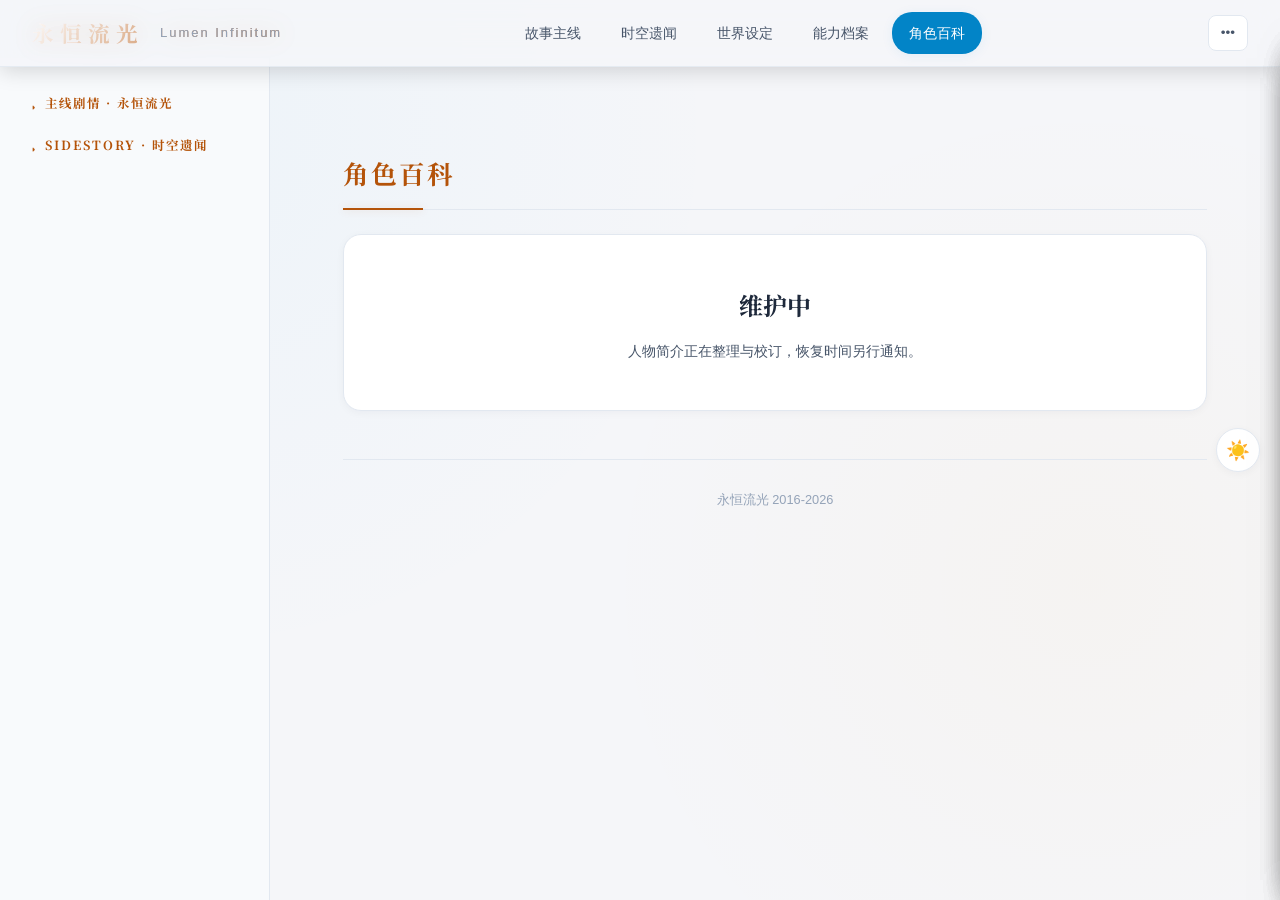
<file: characters.html>
<!DOCTYPE html>
<html lang="zh-CN">
<head>
<meta charset="UTF-8">
<meta name="viewport" content="width=device-width, initial-scale=1.0">
<title>永恒流光 Lumen Infinitum · 角色百科</title>
<link rel="preconnect" href="https://fonts.googleapis.com">
<link rel="preconnect" href="https://fonts.gstatic.com" crossorigin>
<link href="https://fonts.googleapis.com/css2?family=Noto+Serif+SC:wght@400;600;700;900&display=swap" rel="stylesheet">
<script src="assets/lumen-theme.js?v=20260916"></script>
<style>
/* ===== Reset & Variables ===== */
:root {
  /* Light Theme（古典羊皮纸与鎏金档案风） */
  --bg: #f5f6f9;
  --bg-card: #ffffff;
  --bg-card-hover: #f0f3f8;
  --bg-elevated: #ffffff;
  --text: #1e293b;
  --text-dim: #475569;
  --text-muted: #94a3b8;

  --accent: #0284c7;
  --accent-soft: rgba(2, 132, 199, 0.08);
  --accent2: #e11d48;
  --accent2-soft: rgba(225, 29, 72, 0.08);
  --accent3: #b45309;
  --gold: #b45309;
  --gold-soft: rgba(180, 83, 9, 0.08);
  --gold-glow: rgba(180, 83, 9, 0.2);

  --border: #e2e8f0;
  --border-light: #cbd5e1;
  --header-bg: rgba(245, 246, 249, 0.85);
  --header-border: rgba(226, 232, 240, 0.8);

  --shadow-sm: 0 2px 8px rgba(15, 23, 42, 0.04);
  --shadow-md: 0 8px 24px rgba(15, 23, 42, 0.08);
  --shadow-lg: 0 16px 40px rgba(15, 23, 42, 0.12);

  --radius-sm: 6px;
  --radius: 12px;
  --radius-lg: 18px;

  --prologue: #0284c7;
  --wokgard: #e11d48;
  --modal-overlay: rgba(15, 23, 42, 0.5);
  --scrollbar-thumb: #cbd5e1;
  --scrollbar-thumb-hover: #94a3b8;

  --story-quote-bg: linear-gradient(135deg, rgba(180, 83, 9, 0.04) 0%, rgba(2, 132, 199, 0.02) 100%);
  --story-quote-border: #b45309;
  --story-quote-text: #334155;
  --sidebar-bg: #f8fafc;

  --font-serif: "Noto Serif SC", "Source Han Serif SC", "Songti SC", "SimSun", Georgia, serif;
  --font-sans: -apple-system, BlinkMacSystemFont, "Segoe UI", "PingFang SC", "Microsoft YaHei", sans-serif;
}
:root.dark {
  /* Dark Theme（深空星海与流光拟态） */
  --bg: #060913;
  --bg-card: rgba(15, 23, 42, 0.65);
  --bg-card-hover: rgba(30, 41, 69, 0.8);
  --bg-elevated: #111827;
  --text: #e2e8f0;
  --text-dim: #94a3b8;
  --text-muted: #64748b;

  --accent: #38bdf8;
  --accent-soft: rgba(56, 189, 248, 0.12);
  --accent2: #fb7185;
  --accent2-soft: rgba(251, 113, 133, 0.14);
  --accent3: #fbbf24;
  --gold: #f59e0b;
  --gold-soft: rgba(245, 158, 11, 0.12);
  --gold-glow: rgba(245, 158, 11, 0.25);

  --border: rgba(255, 255, 255, 0.08);
  --border-light: rgba(255, 255, 255, 0.15);
  --header-bg: rgba(6, 9, 19, 0.8);
  --header-border: rgba(255, 255, 255, 0.08);

  --shadow-sm: 0 2px 10px rgba(0, 0, 0, 0.4);
  --shadow-md: 0 8px 30px rgba(0, 0, 0, 0.5);
  --shadow-lg: 0 20px 50px rgba(0, 0, 0, 0.7);

  --prologue: #38bdf8;
  --wokgard: #fb7185;
  --modal-overlay: rgba(3, 7, 18, 0.85);
  --scrollbar-thumb: rgba(255, 255, 255, 0.15);
  --scrollbar-thumb-hover: rgba(255, 255, 255, 0.3);

  --story-quote-bg: linear-gradient(135deg, rgba(245, 158, 11, 0.06) 0%, rgba(56, 189, 248, 0.03) 100%);
  --story-quote-border: #f59e0b;
  --story-quote-text: #cbd5e1;
  --sidebar-bg: rgba(10, 15, 30, 0.75);
}
* { margin:0; padding:0; box-sizing:border-box; }
body {
  font-family: var(--font-sans);
  background: var(--bg);
  color: var(--text);
  line-height: 1.85;
  overflow-x: hidden;
  -webkit-font-smoothing: antialiased;
  background-image:
    radial-gradient(circle at 15% 15%, rgba(56, 189, 248, 0.04) 0%, transparent 40%),
    radial-gradient(circle at 85% 65%, rgba(245, 158, 11, 0.03) 0%, transparent 40%);
  background-attachment: fixed;
}

/* ===== Scrollbar ===== */
::-webkit-scrollbar { width: 5px; }
::-webkit-scrollbar-track { background: transparent; }
::-webkit-scrollbar-thumb { background: var(--scrollbar-thumb); border-radius: 3px; }
::-webkit-scrollbar-thumb:hover { background: var(--scrollbar-thumb-hover); }

/* ===== 导航栏：星轨晶体玻璃质感 ===== */
.header {
  position: fixed; top:0; left:0; right:0; z-index:1000;
  background: var(--header-bg);
  border-bottom: 1px solid var(--header-border);
  padding: 12px 32px;
  display: flex; align-items: center; justify-content: space-between;
  backdrop-filter: blur(16px);
  -webkit-backdrop-filter: blur(16px);
  box-shadow: 0 4px 20px rgba(0,0,0,0.15);
}
.header .logo {
  font-family: var(--font-serif);
  font-size: 1.35em; font-weight: 700;
  background: linear-gradient(135deg, #fff 0%, var(--gold) 100%);
  -webkit-background-clip: text;
  -webkit-text-fill-color: transparent;
  letter-spacing: 6px; user-select: none;
  filter: drop-shadow(0 0 12px var(--gold-glow));
  display: flex; align-items: center; gap: 8px;
}
.header .logo span {
  font-family: var(--font-sans);
  color: var(--text-muted); font-size: 0.6em; font-weight: 400;
  letter-spacing: 2px; margin-left: 8px;
  -webkit-text-fill-color: var(--text-muted);
}
.header nav { display: flex; gap: 6px; }
.header nav a {
  color: var(--text-dim); text-decoration: none;
  font-size: 0.88em; padding: 7px 16px; border-radius: 20px;
  transition: all 0.25s ease; font-weight: 500;
  border: 1px solid transparent;
}
.header nav a:hover {
  color: var(--text);
  background: var(--accent-soft);
  border-color: rgba(56, 189, 248, 0.2);
}
.header nav a.active {
  color: #fff;
  background: linear-gradient(135deg, var(--accent) 0%, #0284c7 100%);
  box-shadow: 0 2px 12px var(--accent-soft);
}
.site-tools-menu { position: relative; flex: 0 0 auto; }
.site-tools-trigger { width: 36px; height: 36px; padding: 0; border-radius: 50%; border: 1px solid var(--border); background: var(--bg-card); color: var(--text-dim); cursor: pointer; font: 700 1.1em/1 var(--font-sans); }
.site-tools-trigger:hover, .site-tools-trigger[aria-expanded="true"] { color: var(--accent); border-color: var(--accent); }
.site-tools-submenu { position: absolute; top: calc(100% + 10px); right: 0; z-index: 1400; min-width: 184px; padding: 7px; border: 1px solid var(--border-light); border-radius: 12px; background: var(--bg-card); box-shadow: var(--shadow-lg); backdrop-filter: blur(16px); -webkit-backdrop-filter: blur(16px); display: none; }
.site-tools-submenu.show { display: block; }
.site-tools-menu .review-toggle { position: static; width: 100%; padding: 9px 12px; border-radius: 8px; box-shadow: none; text-align: left; white-space: nowrap; }

/* ===== Layout ===== */
.layout {
  display: flex;
  width: 100%;
  max-width: 1500px;
  margin: 58px auto 0;
  min-height: calc(100vh - 58px);
}

@media (min-width: 769px) {
  .header {
    padding-left: max(32px, calc((100vw - 1500px) / 2 + 32px));
    padding-right: max(32px, calc((100vw - 1500px) / 2 + 32px));
  }
}

/* ===== 侧边栏：典籍卷轴式目录 ===== */
.sidebar {
  width: 270px; min-width: 270px;
  background: var(--sidebar-bg);
  border-right: 1px solid var(--border);
  backdrop-filter: blur(12px);
  padding: 20px 8px;
  position: sticky; top: 58px;
  height: calc(100vh - 58px);
  overflow-y: auto;
}
.sidebar h3 {
  color: var(--text-muted); font-size: 0.7em; font-weight: 600;
  text-transform: uppercase; letter-spacing: 2px;
  padding: 14px 18px 6px;
}
.sidebar .chap-link {
  display: block; padding: 8px 16px; margin: 2px 4px;
  color: var(--text-dim); text-decoration: none;
  font-size: 0.86em; border-radius: 8px;
  transition: all 0.2s ease; border-left: 2px solid transparent;
}
.sidebar .chap-link:hover {
  background: var(--bg-card-hover);
  color: var(--text);
  border-left-color: var(--accent);
  padding-left: 20px;
}
.sidebar .chap-link.active {
  background: var(--accent-soft);
  color: var(--accent);
}
.sidebar .badge {
  display: inline-block; font-size: 0.68em; padding: 2px 8px;
  border-radius: 10px; margin-left: 6px; font-weight: 500;
}
.sidebar .badge.prologue { background: rgba(88,166,255,0.15); color: var(--prologue); }
.sidebar .badge.wokgard { background: rgba(247,129,102,0.15); color: var(--wokgard); }

/* ===== Sidebar Multi-level Nav ===== */
.header-left { display: flex; align-items: center; gap: 10px; }
.side-group { margin: 2px 0 4px; }
.side-group-head {
  width: 100%; border: none; background: transparent; cursor: pointer;
  display: flex; align-items: center; gap: 7px;
  font-family: var(--font-serif); font-size: 0.78em; font-weight: 700;
  letter-spacing: 2px; text-transform: uppercase;
  color: var(--gold); text-align: left; padding: 14px 18px 6px;
  transition: color 0.15s ease;
}
.side-group-head:hover { color: var(--text); }
.side-group-head .sg-arrow { display: inline-block; font-size: 0.72em; width: 12px; transition: transform 0.2s ease; }
.side-group.collapsed .sg-arrow { transform: rotate(-90deg); }
.side-group.collapsed .side-group-body { display: none; }

.side-vol-head {
  width: 100%; border: none; background: transparent; cursor: pointer;
  display: flex; align-items: center; gap: 7px;
  font-family: inherit; font-size: 0.84em; font-weight: 600;
  color: var(--text-dim); text-align: left; padding: 8px 18px;
  transition: color 0.15s ease;
}
.side-vol-head:hover { color: var(--text); }
.side-vol-head .sv-arrow { display: inline-block; font-size: 0.66em; width: 12px; color: var(--text-muted); transition: transform 0.2s ease; }
.side-vol.collapsed .sv-arrow { transform: rotate(-90deg); }
.side-vol.collapsed .side-vol-body { display: none; }
.side-vol-body { padding-bottom: 4px; }
.side-empty { padding: 6px 18px 14px 30px; font-size: 0.8em; color: var(--text-muted); }

/* ===== Mobile Menu ===== */
.menu-btn {
  display: none;
  width: 38px; height: 38px;
  border: 1px solid var(--border); border-radius: var(--radius-sm);
  background: var(--bg-card); color: var(--text-dim);
  font-size: 1.1em; line-height: 1; cursor: pointer;
  align-items: center; justify-content: center;
  transition: all 0.2s ease;
}
.menu-btn:hover { color: var(--accent); border-color: var(--accent); }
.side-backdrop {
  display: none; position: fixed; inset: 0; z-index: 950;
  background: rgba(0,0,0,0.45);
}

/* ===== Main Content ===== */
.main {
  flex: 1;
  min-width: 0;
  width: 100%;
  max-width: 960px;
  margin: 0 auto;
  padding: 36px 48px;
}

/* ===== Click Ripple ===== */
.click-ripple {
  position: fixed;
  left: 0;
  top: 0;
  width: 14px;
  height: 14px;
  z-index: 10000;
  pointer-events: none;
  border: 2px solid var(--accent);
  border-radius: 50%;
  box-shadow: 0 0 12px var(--accent-soft), inset 0 0 8px var(--accent-soft);
  transform: translate(-50%, -50%) scale(0.2);
  animation: lumen-click-ripple 620ms cubic-bezier(0.16, 0.74, 0.25, 1) forwards;
}
.click-ripple::after {
  content: '';
  position: absolute;
  inset: -5px;
  border: 1px solid var(--gold);
  border-radius: inherit;
  opacity: 0.7;
}
@keyframes lumen-click-ripple {
  0% { opacity: 0; transform: translate(-50%, -50%) scale(0.2); }
  18% { opacity: 0.9; }
  100% { opacity: 0; transform: translate(-50%, -50%) scale(5.4); }
}
@media (prefers-reduced-motion: reduce) {
  .click-ripple { display: none; }
}

/* ===== Hero 区域：时空大幕 ===== */
.hero {
  text-align: center; padding: 64px 20px 48px;
  position: relative;
}
.hero h1 {
  font-family: var(--font-serif);
  font-size: 3.4em; font-weight: 900; letter-spacing: 16px;
  background: linear-gradient(135deg, #ffffff 0%, #fae8b4 35%, var(--gold) 70%, #d97706 100%);
  -webkit-background-clip: text; -webkit-text-fill-color: transparent;
  background-clip: text;
  margin-bottom: 16px;
  filter: drop-shadow(0 0 24px var(--gold-glow));
}
.hero .tagline {
  font-family: var(--font-serif);
  color: var(--text-dim); font-size: 1.05em; letter-spacing: 5px; font-weight: 400;
  font-style: italic;
}
.hero .divider {
  width: 120px; height: 2px;
  background: linear-gradient(90deg, transparent, var(--gold), transparent);
  margin: 28px auto; opacity: 0.8;
}

/* ===== Hero Intro Text ===== */
.intro-text {
  max-width: 720px; margin: 0 auto; text-align: justify;
  color: var(--text-dim); font-size: 0.95em; line-height: 2.1;
  background: var(--bg-card);
  padding: 28px 32px;
  border-radius: var(--radius);
  border: 1px solid var(--border);
  box-shadow: var(--shadow-sm);
}
.intro-text p { margin: 14px 0; text-indent: 2em; }
.intro-text p:first-child { margin-top: 0; }
.intro-text p:last-child { margin-bottom: 0; }

/* ===== 章节标题与排版 ===== */
.section-title {
  font-family: var(--font-serif);
  font-size: 1.6em; font-weight: 700; margin: 56px 0 24px;
  padding-bottom: 12px; border-bottom: 1px solid var(--border);
  display: flex; align-items: center; gap: 12px; letter-spacing: 2px;
  color: var(--text);
  position: relative;
}
.section-title::after {
  content: ''; position: absolute; bottom: -1px; left: 0;
  width: 80px; height: 2px;
  background: var(--gold);
  box-shadow: 0 0 8px var(--gold-glow);
}
.section-title .icon { font-size: 1.2em; }

/* ===== 典籍风故事引言框 ===== */
.story-quote {
  position: relative;
  margin: 32px 0; padding: 24px 30px 24px 36px;
  background: var(--story-quote-bg);
  border: 1px solid var(--border);
  border-left: 3px solid var(--story-quote-border);
  border-radius: 4px var(--radius) var(--radius) 4px;
  font-family: var(--font-serif);
  font-size: 0.95em; color: var(--story-quote-text); line-height: 1.9;
  box-shadow: var(--shadow-sm);
  backdrop-filter: blur(8px);
}
.story-quote::before {
  content: '“';
  position: absolute; top: -10px; left: 12px;
  font-size: 3em; font-family: Georgia, serif;
  color: var(--gold); opacity: 0.25;
}
.story-quote .quote-source {
  font-size: 0.82em; color: var(--gold); margin-top: 14px;
  text-align: right; font-style: italic; font-weight: 500;
}

/* ===== Chapter paragraph styling ===== */
.chapter-body {
  max-width: 760px;
  margin: 0 auto;
}
.chapter-heading {
  font-family: var(--font-serif);
  font-size: 1.25em;
  font-weight: 700;
  margin: 40px 0 16px;
  padding-left: 12px;
  border-left: 3px solid var(--accent);
  letter-spacing: 1px;
  display: flex;
  align-items: center;
  gap: 8px;
}
.chapter-heading.prologue { border-left-color: var(--prologue); color: var(--prologue); }
.chapter-heading.wokgard { border-left-color: var(--wokgard); color: var(--wokgard); }
.chapter-body p {
  margin: 16px 0; text-indent: 2.2em; line-height: 1.95;
  font-size: 0.96em; color: var(--text);
}
.chapter-body h3 { font-family: var(--font-serif); letter-spacing: 1px; }
.chapter-body p.no-indent { text-indent: 0; }

/* ===== Chapter Cards ===== */
.chapter-grid { display: grid; gap: 16px; margin: 20px 0; }
.chapter-card {
  background: var(--bg-card); border: 1px solid var(--border);
  backdrop-filter: blur(12px);
  border-radius: var(--radius-lg); padding: 22px 24px;
  transition: all 0.35s cubic-bezier(0.2, 0.8, 0.2, 1); cursor: pointer; position: relative;
  overflow: hidden;
  box-shadow: var(--shadow-sm);
}
.chapter-card:hover {
  background: var(--bg-card-hover);
  border-color: rgba(56, 189, 248, 0.4);
  transform: translateY(-5px);
  box-shadow: var(--shadow-md), 0 0 20px var(--accent-soft);
}
.chapter-card::before {
  content: ''; position: absolute; left: 0; top: 0; bottom: 0;
  width: 3px; border-radius: 3px 0 0 3px;
}
.chapter-card.prologue::before { background: var(--prologue); }
.chapter-card.wokgard::before { background: var(--wokgard); }
.chapter-card .card-num {
  font-size: 0.72em; color: var(--text-muted); letter-spacing: 1px;
  margin-bottom: 6px; font-weight: 500;
}
.chapter-card .card-title {
  font-family: var(--font-serif); font-size: 1.15em; font-weight: 700; margin-bottom: 8px; color: var(--text);
}
.chapter-card .card-desc { color: var(--text-dim); font-size: 0.875em; line-height: 1.6; }
.chapter-card .card-tags { margin-top: 10px; display: flex; gap: 6px; flex-wrap: wrap; }
.chapter-card .card-tag {
  font-size: 0.7em; padding: 3px 10px;
  border-radius: 12px; background: var(--accent-soft);
  color: var(--accent); font-weight: 500;
}
.chapter-card .card-tag.wokgard { background: var(--accent2-soft); color: var(--accent2); }

/* ===== 交互名词与人物标签 ===== */
.char-link {
  color: var(--accent); cursor: pointer;
  border-bottom: 1px solid rgba(56, 189, 248, 0.4);
  padding-bottom: 1px; font-weight: 500;
  transition: all 0.2s ease;
}
.char-link:hover {
  color: #fff;
  border-bottom-color: var(--accent);
  text-shadow: 0 0 8px rgba(56, 189, 248, 0.6);
}
.term-link {
  color: var(--gold); cursor: pointer; white-space: nowrap;
  border-bottom: 1px dashed rgba(245, 158, 11, 0.45);
  padding-bottom: 1px;
  transition: all 0.2s ease;
}
.term-link:hover {
  color: #fff;
  border-bottom-color: var(--gold);
  text-shadow: 0 0 8px var(--gold-glow);
}
.term-entry { display: block; }
.term-entry > h3 { margin: 0 0 12px; }
.term-entry > p { margin: 0; text-indent: 0; }

.ability-link {
  color: var(--accent3); cursor: pointer;
  border-bottom: 1px dashed rgba(167,139,250,0.55);
  padding-bottom: 1px; font-weight: 500;
  transition: all 0.2s ease;
}
.ability-link:hover {
  color: #fff; border-bottom-color: var(--accent3);
  text-shadow: 0 0 8px rgba(167,139,250,0.65);
}
.ability-drawer-card h3 { color: var(--accent3); margin: 0 0 4px; font-family: var(--font-serif); }
.ability-drawer-meta { color: var(--text-dim); font-size: 0.85em; margin-bottom: 18px; }
.ability-drawer-desc { line-height: 1.85; white-space: normal; }
.story-continuation { text-align:center; color:var(--wokgard); font-weight:bold; margin:30px 0 !important; }

/* ===== Modal ===== */
.modal-overlay {
  display: none; position: fixed; inset: 0;
  background: var(--modal-overlay); z-index: 2000;
  justify-content: center; align-items: center;
  backdrop-filter: blur(10px);
  -webkit-backdrop-filter: blur(10px);
}
.modal-overlay.show { display: flex; }
.modal {
  background: var(--bg-elevated); border: 1px solid var(--border-light);
  border-radius: var(--radius-lg); max-width: 680px; width: 92%;
  max-height: 82vh; overflow-y: auto;
  padding: 36px 32px; position: relative;
  box-shadow: var(--shadow-lg), 0 0 30px rgba(0,0,0,0.5);
  animation: modalIn 0.25s ease;
}
@keyframes modalIn { from { opacity:0; transform: translateY(16px) scale(0.98); } to { opacity:1; transform: translateY(0) scale(1); } }
.modal .close-btn {
  position: sticky; top: 0; float: right;
  background: none; border: none; color: var(--text-dim);
  font-size: 1.4em; cursor: pointer; z-index: 10;
  width: 34px; height: 34px; display: flex; align-items: center; justify-content: center;
  border-radius: 50%; transition: all 0.15s ease;
}
.modal .close-btn:hover { background: var(--accent-soft); color: var(--text); }
.modal .char-header { display: flex; gap: 16px; align-items: center; margin-bottom: 22px; }
.modal .char-avatar {
  width: 60px; height: 60px; border-radius: 50%;
  display: flex; align-items: center; justify-content: center;
  font-size: 1.6em; font-weight: 700;
  border: 2px solid var(--border-light); flex-shrink: 0;
}
.modal .char-avatar.female { background: var(--accent2-soft); color: var(--accent2); border-color: rgba(247,129,102,0.25); }
.modal .char-avatar.male { background: var(--accent-soft); color: var(--accent); border-color: rgba(88,166,255,0.25); }
.modal .char-avatar.other { background: var(--gold-soft); color: var(--gold); border-color: rgba(212,168,67,0.25); }
.modal .char-name {
  font-family: var(--font-serif);
  font-size: 1.4em; font-weight: 700;
  color: var(--gold);
}
.modal .char-title { color: var(--text-dim); font-size: 0.825em; margin-top: 2px; }
.modal .info-block { margin: 16px 0; }
.modal .info-label {
  font-family: var(--font-serif);
  font-size: 0.72em; color: var(--gold); letter-spacing: 2px;
  margin-bottom: 6px; text-transform: uppercase; font-weight: 600;
}
.modal .info-value { font-size: 0.925em; line-height: 1.7; }
.modal .alias-tag { display: inline-block; margin: 2px 6px 2px 0; padding: 2px 10px; font-size: 0.82em; color: var(--accent); background: rgba(88,166,255,0.1); border: 1px solid var(--accent); border-radius: 10px; }
.modal .crt-badge {
  display: inline-block; padding: 3px 12px;
  border-radius: 16px; font-size: 0.8em; font-weight: 600;
  background: var(--gold-soft); color: var(--gold);
  margin-top: 4px;
}

/* ===== Character Drawer (PC ≥1280px) ===== */
.char-drawer {
  position: fixed; top: 58px; right: 0; bottom: 0;
  width: 720px; z-index: 1200;
  background: var(--bg-elevated);
  border-left: 1px solid var(--border-light);
  box-shadow: -10px 0 40px rgba(0,0,0,0.6);
  transform: translateX(105%);
  transition: transform 0.28s ease;
}
.char-drawer.show { transform: translateX(0); }
.char-drawer .char-drawer-inner {
  width: 100%; max-width: 100%; height: 100%; max-height: 100%;
  border: none; border-radius: 0; box-shadow: none;
  animation: none; padding: 24px 20px;
  overflow-y: auto;
}
@media (max-width: 1279px) {
  .char-drawer { display: none; }
}

/* ===== Timeline ===== */
.timeline { position: relative; padding-left: 28px; margin: 20px 0; }
.timeline::before {
  content: ''; position: absolute; left: 8px; top: 0; bottom: 0;
  width: 2px; background: linear-gradient(180deg, var(--prologue), var(--wokgard));
  border-radius: 1px;
}
.timeline-item { position: relative; margin-bottom: 22px; }
.timeline-item::before {
  content: ''; position: absolute; left: -24px; top: 7px;
  width: 10px; height: 10px; border-radius: 50%;
  border: 2px solid var(--accent); background: var(--bg);
}
.timeline-item.wokgard::before { border-color: var(--wokgard); }
.timeline-item .tl-title { font-weight: 600; font-size: 0.95em; }
.timeline-item .tl-desc { color: var(--text-dim); font-size: 0.825em; margin-top: 4px; }

/* ===== Relationship / Term Cards ===== */
.relation-grid { display: grid; grid-template-columns: repeat(auto-fit, minmax(280px, 1fr)); gap: 14px; margin: 20px 0; }
.relation-card {
  background: var(--bg-card); border: 1px solid var(--border);
  border-radius: var(--radius); padding: 16px 18px;
  transition: all 0.2s ease;
}
.relation-card:hover {
  border-color: var(--border-light);
  box-shadow: var(--shadow-sm);
}
.relation-card .rel-chars { font-weight: 600; margin-bottom: 4px; }
.relation-card .rel-type { font-size: 0.78em; color: var(--gold); margin-bottom: 6px; font-weight: 500; }
.relation-card .rel-desc { font-size: 0.85em; color: var(--text-dim); line-height: 1.6; }
.wiki-jump {
  display: block; text-align: center; margin-top: 22px; padding-top: 16px;
  border-top: 1px dashed var(--border-light);
}
.wiki-jump a {
  display: inline-block; color: var(--accent); text-decoration: none;
  font-size: 0.92em; font-weight: 600; letter-spacing: 1px;
  background: var(--accent-soft); border: 1px solid var(--border);
  border-radius: var(--radius); padding: 10px 22px;
  transition: all 0.2s ease;
}
.wiki-jump a:hover { background: var(--accent); color: #fff; border-color: var(--accent); }

/* ===== Search ===== */
.search-bar { position: relative; margin: 20px 0; }
.search-bar input {
  width: 100%; padding: 11px 18px;
  background: var(--bg-card); border: 1px solid var(--border);
  border-radius: var(--radius); color: var(--text); font-size: 0.925em;
  outline: none; transition: all 0.2s ease; font-family: inherit;
}
.search-bar input:focus { border-color: var(--accent); box-shadow: 0 0 0 3px var(--accent-soft); }
.search-bar input::placeholder { color: var(--text-muted); }

/* ===== Tabs ===== */
.tabs { display: flex; gap: 0; margin: 20px 0; border-bottom: 1px solid var(--border); }
.tab-btn {
  padding: 10px 22px; background: none; border: none;
  color: var(--text-dim); cursor: pointer; font-size: 0.9em; font-weight: 500;
  border-bottom: 2px solid transparent; transition: all 0.15s ease;
  font-family: inherit;
}
.tab-btn.active { color: var(--accent); border-bottom-color: var(--accent); }
.tab-btn:hover { color: var(--text); }

/* ===== Org structure (行政结构) in world tabs ===== */
.org-card {
  background: var(--bg-card); border: 1px solid var(--border);
  border-radius: var(--radius); padding: 20px 22px; margin-top: 16px;
}
.org-header { display: flex; align-items: center; gap: 8px; margin-bottom: 8px; }
.org-icon { font-size: 1.3em; }
.org-name { font-size: 1.15em; font-weight: 700; }
.org-desc { font-size: 0.9em; color: var(--text-muted); margin-bottom: 14px; }
.org-groups { display: flex; flex-direction: column; gap: 8px; }
.org-group {
  display: flex; align-items: baseline; gap: 12px;
  font-size: 0.92em; line-height: 1.6;
}
.org-group-label {
  flex: 0 0 auto; font-weight: 600; color: var(--gold);
  min-width: 4.5em;
}
.org-group-items { display: flex; flex-wrap: wrap; gap: 6px 16px; }
.org-item { display: inline-flex; align-items: baseline; gap: 4px; }
.org-item em { font-style: normal; color: var(--accent); font-weight: 600; }
.org-note {
  margin-top: 12px; padding: 8px 12px;
  background: var(--bg, transparent); border-left: 3px solid var(--border-light);
  font-size: 0.85em; color: var(--text-dim);
}
.org-arms {
  margin-top: 14px; border-top: 1px dashed var(--border-light); padding-top: 12px;
}
.org-arms-title { font-size: 0.88em; font-weight: 600; color: var(--text-muted); margin-bottom: 8px; letter-spacing: 0.5px; }
.org-arm-row {
  display: grid; grid-template-columns: 1fr 1fr 1.4fr;
  gap: 8px; padding: 5px 0; font-size: 0.88em;
  border-bottom: 1px solid var(--border-light);
}
.org-arm-row:last-child { border-bottom: none; }
.org-arm-dept { color: var(--gold); font-weight: 500; }
.org-arm-ctrl { color: var(--text); }
.org-arm-name { color: var(--accent); }

/* ===== Table in world tabs ===== */
.ability-table { width: 100%; border-collapse: collapse; margin: 10px 0; font-size: 0.9em; }
.ability-table th {
  padding: 10px 14px; text-align: left; font-weight: 600;
  color: var(--text-muted); font-size: 0.8em; letter-spacing: 1px;
  border-bottom: 1px solid var(--border);
}
.ability-table td {
  padding: 10px 14px; border-bottom: 1px solid var(--border);
  vertical-align: top;
}
.ability-table tr:hover td { background: var(--accent-soft); }

/* ===== Footer ===== */
.footer {
  text-align: center; padding: 28px 20px;
  color: var(--text-muted); font-size: 0.8em; line-height: 1.8;
  border-top: 1px solid var(--border);
  margin-top: 48px;
}

/* ===== Spoiler Toggle ===== */
.spoiler-mark {
  display: inline-block; font-size: 0.75em; padding: 2px 8px;
  border-radius: 10px; background: var(--accent2-soft); color: var(--accent2);
  cursor: pointer; font-weight: 500; vertical-align: middle;
  user-select: none; transition: all 0.2s;
}
.spoiler-mark:hover { opacity: 0.8; }
.spoiler-content { display: none; }
.spoiler-content.show { display: inline; }
.spoiler-content.show.block { display: block; }

/* ===== Review Mode (Annotation System) ===== */
/* ── For future AI maintainers ──
 * The review mode stores annotations in localStorage under key 'lumen-annotations'.
 * Each annotation is attached to an element path and contains the user's comment.
 * When the user says "最新的批注已经修订，请根据批注进行修改",
 * read the annotations (shown via export or from localStorage) and apply the changes.
 * After applying, clear the 'lumen-annotations' key from localStorage.
 * ─────────────────────────────── */
.review-toggle {
  position: fixed; left: 20px; bottom: 20px; z-index: 1100;
  padding: 8px 16px; border-radius: 20px;
  border: 1px solid var(--border);
  background: var(--bg-card);
  color: var(--text-dim);
  cursor: pointer; font-size: 0.85em; font-weight: 500;
  font-family: inherit;
  transition: all 0.2s ease;
  box-shadow: var(--shadow-sm);
  user-select: none;
}
.review-toggle:hover { border-color: var(--accent); color: var(--accent); }
.review-toggle.active {
  background: var(--accent2); color: #fff; border-color: var(--accent2);
}
.review-toggle.danger { border-color: var(--accent2); color: var(--accent2); }
.review-toggle.danger:hover { background: var(--accent2); color: #fff; }

/* 编辑历史按钮（撤回/重做/存档/读档 + 状态文字） */
.review-toggle.hist-btn:disabled { opacity: 0.4; cursor: default; }
.review-toggle.hist-btn:disabled:hover { border-color: var(--border); color: var(--text-dim); }
.review-toggle.hist-status { cursor: default; }

/* 审阅模式悬浮控制坞 */
.review-dock {
  position: fixed;
  left: 24px;
  bottom: 24px;
  z-index: 1200;
  display: flex;
  flex-wrap: wrap;
  gap: 8px;
  background: var(--bg-card);
  backdrop-filter: blur(16px);
  -webkit-backdrop-filter: blur(16px);
  padding: 8px 12px;
  border-radius: 30px;
  border: 1px solid var(--border-light);
  box-shadow: var(--shadow-lg);
  max-width: calc(100vw - 48px);
}
.review-dock:empty { display: none; }
.review-dock .review-toggle,
.review-dock #reviewModeBar {
  position: static !important;
  box-shadow: none;
}
.review-dock #reviewModeBar { display: flex; gap: 8px; }
@media (max-width: 768px) {
  .review-dock { left: 12px; right: 12px; bottom: 12px; max-width: none; border-radius: 18px; }
  .review-dock .review-toggle { padding: 7px 11px; font-size: 0.78em; }
}

/* 读档弹窗 */
.load-dialog {
  position: fixed; left: 500px; bottom: 74px; z-index: 1200;
  width: 340px; max-height: 400px; overflow-y: auto;
  background: var(--bg-card); border: 1px solid var(--border);
  border-radius: 12px; box-shadow: var(--shadow-lg);
  padding: 10px; font-size: 0.82em;
}
.load-dialog .load-head { font-weight: 600; color: var(--text); padding: 4px 6px 10px; border-bottom: 1px dashed var(--border); margin-bottom: 6px; }
.load-dialog .load-item {
  display: flex; align-items: center; gap: 8px;
  padding: 7px 8px; border-radius: 8px; cursor: pointer;
  color: var(--text-dim); border: 1px solid transparent;
}
.load-dialog .load-item:hover { background: rgba(88,166,255,0.08); color: var(--text); }
.load-dialog .load-item.active { background: rgba(168,130,255,0.12); border-color: rgba(168,130,255,0.4); color: var(--text); }
.load-dialog .load-slot { font-weight: 700; color: var(--accent); flex-shrink: 0; }
.load-dialog .load-time { flex: 1; min-width: 0; overflow: hidden; text-overflow: ellipsis; white-space: nowrap; }
.load-dialog .load-count { color: var(--text-muted); flex-shrink: 0; font-size: 0.9em; }
.load-dialog .load-close {
  margin-top: 8px; padding: 6px; text-align: center; cursor: pointer;
  color: var(--text-muted); border-top: 1px dashed var(--border);
}
.load-dialog .load-close:hover { color: var(--accent); }
.review-hint {
  position: fixed; left: 20px; bottom: 62px; z-index: 1100;
  font-size: 0.75em; color: var(--text-muted);
  pointer-events: none; opacity: 0; transition: opacity 0.3s;
}
.review-hint.show { opacity: 1; }

/* ── Tag picker ── */
.tag-picker {
  position: fixed; z-index: 1200; width: 240px; max-height: 280px;
  background: var(--bg); border: 1px solid var(--border); border-radius: 10px;
  box-shadow: 0 6px 24px rgba(0,0,0,0.3); overflow-y: auto; padding: 8px;
}
.tag-picker-tabs { display: flex; gap: 4px; margin-bottom: 8px; }
.tag-picker-tab {
  flex: 1; font-size: 0.75em; padding: 4px 2px; border: 1px solid var(--border);
  border-radius: 6px; background: transparent; color: var(--text-dim); cursor: pointer;
}
.tag-picker-tab.active { background: var(--accent); color: #fff; border-color: var(--accent); }
.tag-picker-val {
  display: block; width: 100%; text-align: left; font-size: 0.78em; padding: 5px 8px;
  border: none; border-radius: 4px; background: transparent; color: var(--text); cursor: pointer; margin-bottom: 2px;
}
.tag-picker-val:hover { background: rgba(88,166,255,0.1); }
.tag-picker-val.has { color: var(--text-muted); cursor: default; font-style: italic; }
.tag-picker-close {
  position: absolute; top: 6px; right: 8px; background: none; border: none;
  color: var(--text-muted); font-size: 1em; cursor: pointer;
}

/* ── Category manager ── */
.cat-mgr-dlg {
  position: fixed; top: 50%; left: 50%; transform: translate(-50%,-50%); z-index: 1300;
  width: 440px; max-width: 90vw; max-height: 70vh; background: var(--bg);
  border: 1px solid var(--border); border-radius: 12px;
  box-shadow: 0 10px 40px rgba(0,0,0,0.4); overflow-y: auto; padding: 16px;
}
.cat-mgr-header { font-weight: 600; color: var(--text); margin-bottom: 12px; display: flex; justify-content: space-between; align-items: center; }
.cat-mgr-close { background: none; border: none; color: var(--text-muted); font-size: 1.2em; cursor: pointer; }
.cat-mgr-cat { margin-bottom: 16px; }
.cat-mgr-cat strong { display: block; margin-bottom: 6px; color: var(--accent); }
.cat-mgr-vals { display: flex; flex-wrap: wrap; gap: 4px; margin-bottom: 6px; }
.cat-mgr-chip {
  background: rgba(88,166,255,0.1); border: 1px solid var(--border); border-radius: 10px;
  padding: 1px 6px; font-size: 0.75em; display: inline-flex; align-items: center; gap: 2px;
}
.cat-mgr-rm { background: none; border: none; color: var(--accent2); cursor: pointer; font-size: 0.9em; padding: 0 2px; }
.cat-mgr-add-row { display: flex; gap: 4px; }
.cat-mgr-add-row input {
  flex: 1; font-size: 0.78em; padding: 4px 8px; border: 1px solid var(--border);
  border-radius: 6px; background: var(--bg); color: var(--text);
}
.cat-mgr-add-row button {
  font-size: 0.78em; padding: 4px 10px; background: var(--accent); color: #fff;
  border: none; border-radius: 6px; cursor: pointer;
}

/* ── Tag chips on cards ── */
.tag-chips-row { margin-top: 6px; display: flex; flex-wrap: wrap; gap: 4px; }
.tag-chip { color: #fff; padding: 1px 6px; border-radius: 10px; font-size: 0.72em; display: inline-flex; align-items: center; gap: 2px; }
.tag-chip-x { cursor: pointer; font-weight: bold; opacity: 0.7; }
.tag-chip-x:hover { opacity: 1; }
.tag-chip-add { background: transparent; border: 1px dashed var(--border); color: var(--text-dim); padding: 1px 6px; border-radius: 10px; font-size: 0.72em; cursor: pointer; }
.tag-chip-add:hover { border-color: var(--accent); color: var(--accent); }

/* Password modal */
.pw-dialog {
  position: fixed; inset: 0; z-index: 3000;
  background: var(--modal-overlay);
  display: none; justify-content: center; align-items: center;
  backdrop-filter: blur(6px);
}
.pw-dialog.show { display: flex; }
.pw-dialog .pw-box {
  background: var(--bg-card); border: 1px solid var(--border-light);
  border-radius: var(--radius-lg); padding: 28px 32px;
  box-shadow: var(--shadow-lg); text-align: center; max-width: 360px;
  animation: modalIn 0.25s ease;
}
.pw-dialog .pw-box h3 { margin-bottom: 12px; font-size: 1.1em; }
.pw-dialog .pw-box input {
  width: 100%; padding: 10px 14px; margin: 10px 0;
  background: var(--bg); border: 1px solid var(--border);
  border-radius: var(--radius-sm); color: var(--text);
  font-size: 0.95em; outline: none; font-family: inherit;
}
.pw-dialog .pw-box input:focus { border-color: var(--accent); box-shadow: 0 0 0 3px var(--accent-soft); }
.pw-dialog .pw-box .pw-btns { display: flex; gap: 8px; margin-top: 12px; }
.pw-dialog .pw-box button {
  flex:1; padding: 8px 16px; border-radius: var(--radius-sm);
  border: 1px solid var(--border); cursor: pointer;
  font-size: 0.85em; font-weight: 500; font-family: inherit;
  transition: all 0.15s;
}
.pw-dialog .pw-box button.confirm { background: var(--accent); color: #fff; border-color: var(--accent); }
.pw-dialog .pw-box button.confirm:hover { opacity: 0.85; }
.pw-dialog .pw-box button.cancel { background: var(--bg); color: var(--text-dim); }
.pw-dialog .pw-box .pw-error { color: var(--accent2); font-size: 0.8em; margin-top: 6px; display: none; }

/* Annotation badges on paragraphs */
.ann-badge {
  display: inline-block; width: 20px; height: 20px; line-height: 20px;
  text-align: center; font-size: 0.7em; font-weight: 700;
  background: var(--gold); color: #fff; border-radius: 50%;
  margin-right: 6px; cursor: pointer; vertical-align: middle;
  transition: all 0.15s; user-select: none;
}
.ann-badge:hover { transform: scale(1.15); }
.ann-badge.resolved { background: var(--text-muted); }

/* Annotated paragraphs get a subtle gold left-border */
.annotated {
  border-left: 3px solid var(--gold) !important;
  padding-left: 16px !important;
}

/* Annotation popup */
.ann-popup {
  position: absolute; left: 0; right: 0; z-index: 1500;
  background: var(--bg-elevated); border: 1px solid var(--border-light);
  border-radius: var(--radius); padding: 14px; margin-top: 6px;
  box-shadow: var(--shadow-md); display: none;
}
.ann-popup.show { display: block; }
.ann-popup textarea {
  width: 100%; min-height: 60px; padding: 8px 10px;
  background: var(--bg); border: 1px solid var(--border);
  border-radius: var(--radius-sm); color: var(--text);
  font-size: 0.875em; font-family: inherit; resize: vertical;
  outline: none;
}
.ann-popup textarea:focus { border-color: var(--accent); }
.ann-popup .ann-actions { display: flex; gap: 6px; margin-top: 8px; justify-content: flex-end; }
.ann-popup .ann-actions button {
  padding: 5px 12px; border-radius: var(--radius-sm);
  border: 1px solid var(--border); cursor: pointer;
  font-size: 0.8em; font-family: inherit; transition: all 0.15s;
}
.ann-popup .ann-actions button.save { background: var(--accent); color: #fff; border-color: var(--accent); }
.ann-popup .ann-actions button.cancel-btn { background: var(--bg); color: var(--text-dim); }
.ann-popup .ann-actions button.delete-btn { background: var(--accent2-soft); color: var(--accent2); border-color: transparent; }
.ann-thread { max-height: 160px; overflow-y: auto; margin-bottom: 8px; font-size: 0.85em; }
.ann-thread .ann-item {
  padding: 6px 8px; border-radius: var(--radius-sm);
  background: var(--bg); margin-bottom: 4px;
  display: flex; justify-content: space-between; align-items: flex-start; gap: 8px;
}
.ann-thread .ann-item .ann-text { flex: 1; color: var(--text); line-height: 1.5; }
.ann-thread .ann-item .ann-meta { font-size: 0.72em; color: var(--text-muted); white-space: nowrap; }
.ann-thread .ann-item .ann-resolve {
  font-size: 0.72em; cursor: pointer; color: var(--text-muted);
  padding: 2px 6px; border-radius: 8px; border: 1px solid var(--border);
  background: var(--bg); white-space: nowrap;
}
.ann-thread .ann-item .ann-resolve:hover { border-color: var(--accent); color: var(--accent); }

/* Export annotations modal */
.export-modal {
  position: fixed; inset: 0; z-index: 3100;
  background: var(--modal-overlay);
  display: none; justify-content: center; align-items: center;
  backdrop-filter: blur(6px);
}
.export-modal.show { display: flex; }
.export-modal .export-box {
  background: var(--bg-card); border: 1px solid var(--border-light);
  border-radius: var(--radius-lg); padding: 24px 28px;
  box-shadow: var(--shadow-lg); max-width: 700px; width: 94%;
  max-height: 82vh; overflow-y: auto;
  animation: modalIn 0.25s ease;
}
.export-modal .export-box pre {
  background: var(--bg); border: 1px solid var(--border);
  border-radius: var(--radius-sm); padding: 14px; font-size: 0.8em;
  line-height: 1.6; white-space: pre-wrap; word-break: break-all;
  max-height: 50vh; overflow-y: auto; color: var(--text);
}
.export-modal .export-box .export-btns { display: flex; gap: 8px; margin-top: 12px; justify-content: flex-end; }
.export-modal .export-box .export-btns button {
  padding: 8px 16px; border-radius: var(--radius-sm);
  border: 1px solid var(--border); cursor: pointer;
  font-size: 0.85em; font-family: inherit; transition: all 0.15s;
}
.export-modal .export-box .export-btns button.copy { background: var(--accent); color: #fff; border-color: var(--accent); }
.export-modal .export-box .export-btns button.cls { background: var(--bg); color: var(--text-dim); }

/* ===== Responsive ===== */
@media (max-width: 768px) {
  .layout { flex-direction: column; }
  .menu-btn { display: inline-flex; }
  .header { padding: 10px 14px; gap: 8px; }
  .header-left { flex: 0 0 auto; min-width: 0; }
  .header .logo { white-space: nowrap; font-size: 1em; letter-spacing: 3px; }
  .header nav { flex: 1 1 auto; min-width: 0; flex-wrap: nowrap; overflow-x: auto; scrollbar-width: none; }
  .header nav::-webkit-scrollbar { display: none; }
  .header nav a { flex: 0 0 auto; padding: 6px 9px; white-space: nowrap; }
  .header .logo span { display: none; }
  .sidebar {
    position: fixed; top: 58px; left: -285px; z-index: 1001;
    width: 285px; height: calc(100vh - 58px);
    padding: 12px 0; border-right: 1px solid var(--border);
    box-shadow: var(--shadow-lg);
    transition: left 0.25s ease;
  }
  .sidebar.open { left: 0; }
  .side-backdrop.show { display: block; }
  .main { padding: 20px 16px; max-width: 100%; }
  .hero { padding: 36px 12px 28px; }
  .hero h1 { font-size: 2em; letter-spacing: 8px; }
  .hero .tagline { font-size: 0.9em; letter-spacing: 2px; }
  .modal { max-width: 96%; padding: 22px 18px; }
  .relation-grid { grid-template-columns: 1fr; }
}

/* ===== Theme Toggle ===== */
.theme-toggle {
  position: fixed; right: 20px; top: 50%; transform: translateY(-50%);
  z-index: 1100;
  width: 44px; height: 44px;
  border-radius: 50%;
  border: 1px solid var(--border);
  background: var(--bg-card);
  color: var(--text-dim);
  cursor: pointer;
  font-size: 1.2em;
  display: flex; align-items: center; justify-content: center;
  transition: all 0.25s ease;
  box-shadow: var(--shadow-sm);
  user-select: none;
}
.theme-toggle:hover {
  color: var(--accent);
  border-color: var(--accent);
  box-shadow: var(--shadow-md);
  transform: translateY(-50%) scale(1.08);
}
.theme-toggle:active { transform: translateY(-50%) scale(0.95); }
@media (max-width: 768px) {
  .theme-toggle { right: 8px; width: 38px; height: 38px; font-size: 1em; }
}

/* ===== ABILITY ARCHIVE ===== */
.ability-archive { display: flex; flex-direction: column; gap: 20px; margin-top: 20px; }
.ability-nav-bar { display: flex; flex-direction: column; gap: 2px; margin: 16px 0 24px; }
.tag-filter-container { margin-bottom: 12px; }
.tag-filter-bar { display: flex; flex-wrap: wrap; gap: 6px 8px; margin: 4px 0; align-items: flex-start; }
.tag-filter-label { flex: 0 0 auto; font-size: 0.82em; font-weight: 700; color: var(--gold); min-width: 6.5em; padding-top: 5px; }
.tag-filter-btn { padding: 4px 12px; border-radius: 14px; border: 1px solid var(--border); background: var(--bg-card); color: var(--text-dim); cursor: pointer; font-size: 0.78em; line-height: 1.5; transition: all 0.2s; white-space: nowrap; }
.tag-filter-btn:hover { border-color: var(--accent); color: var(--accent); }
.tag-filter-btn.active { background: var(--accent); color: #fff; border-color: var(--accent); font-weight: 600; }

.ability-sort-bar { display: flex; flex-wrap: wrap; gap: 8px; margin: -6px 0 4px; align-items: center; }
.ability-sort-label { font-size: 0.82em; color: var(--text-muted); margin-right: 4px; }
.ability-sort-btn { padding: 5px 14px; border-radius: 14px; border: 1px solid var(--border); background: var(--bg-card); color: var(--text-dim); cursor: pointer; font-size: 0.78em; transition: all 0.2s; white-space: nowrap; }
.ability-sort-btn:hover { border-color: var(--accent); color: var(--accent); }
.ability-sort-btn.active { background: var(--accent); color: #fff; border-color: var(--accent); }

.ability-card { background: var(--bg-card); border: 1px solid var(--border); border-radius: 14px; padding: 22px 24px; transition: all 0.3s; }
.ability-card:hover { border-color: var(--accent2); box-shadow: 0 2px 12px rgba(0,0,0,0.08); }
.ability-card-top { text-align: center; margin-bottom: 18px; padding-bottom: 14px; border-bottom: 1px solid var(--border); }
.ability-card .ability-name { font-size: 1.35em; color: var(--gold); font-weight: bold; margin-bottom: 8px; }
.ability-meta-bar { display: flex; justify-content: center; gap: 20px; flex-wrap: wrap; font-size: 0.85em; color: var(--text-dim); }
.ability-meta-bar .ability-stats { font-size: 0.8em; color: var(--text-muted); }
.ability-meta-bar .ability-faction-tag { display: inline-block; color: var(--accent); border: 1px solid var(--accent); border-radius: 8px; padding: 1px 8px; font-size: 0.8em; line-height: 1.5; }

.ability-card-body { display: flex; gap: 28px; align-items: flex-start; }
.ability-content { flex: 1; min-width: 0; overflow-wrap: break-word; word-break: break-word; }
.ability-desc { font-size: 0.95em; line-height: 1.8; color: var(--text); margin-bottom: 10px; }
.ability-desc p { text-indent: 2em; margin: 6px 0; }

.ability-quote { margin-top: 14px; padding: 14px 16px; border-left: 3px solid var(--accent); background: var(--bg); border-radius: 0 8px 8px 0; }
.ability-quote .quote-text { display: block; font-size: 0.95em; color: var(--text); font-style: italic; margin-bottom: 6px; line-height: 1.6; }
.ability-quote .quote-attribution { display: block; font-size: 0.78em; color: var(--text-muted); }

.ability-note { font-size: 0.8em; color: var(--text-muted); margin-top: 10px; padding-left: 4px; }

/* 攻城级 (siege-tier, max CRT >= 14): red card frame + badge */
.ability-card-siege { border: 2px solid var(--accent2); box-shadow: 0 0 14px rgba(233,70,90,0.18); }
.ability-card-siege:hover { border-color: var(--accent2); box-shadow: 0 2px 14px rgba(233,70,90,0.28); }
.siege-badge { display: inline-block; margin-left: 8px; padding: 2px 10px; font-size: 0.68em; font-weight: bold; color: #fff; background: var(--accent2); border-radius: 10px; vertical-align: middle; }

/* 神器能力 (artifact-weapon ability): gold card frame + badge */
.ability-card-shenqi { border: 2px solid var(--gold); box-shadow: 0 0 14px rgba(212,175,55,0.22); background: linear-gradient(180deg, var(--bg-card), rgba(212,175,55,0.05)); }
.ability-card-shenqi:hover { border-color: var(--gold); box-shadow: 0 2px 14px rgba(212,175,55,0.32); }
.shenqi-badge { display: inline-block; margin-left: 8px; padding: 2px 10px; font-size: 0.68em; font-weight: bold; color: #2a1e00; background: linear-gradient(135deg, #f0c75e, #c99a2e); border-radius: 10px; vertical-align: middle; }

/* 神器+攻城：神器能力达到攻城级时，红色边框优先于金色 */
.ability-card-shenqi.ability-card-siege { border: 2px solid var(--accent2); box-shadow: 0 0 14px rgba(233,70,90,0.18); background: linear-gradient(180deg, var(--bg-card), rgba(233,70,90,0.05)); }
.ability-card-shenqi.ability-card-siege:hover { border-color: var(--accent2); box-shadow: 0 2px 14px rgba(233,70,90,0.28); }

/* 神器能力框注：能力描述开头的“神器能力”通用说明段落 */
.shenqi-desc-box {
  margin: 0 0 14px; padding: 12px 16px;
  border: 1px solid rgba(212,175,55,0.55);
  border-left: 4px solid var(--gold);
  background: linear-gradient(180deg, rgba(212,175,55,0.10), rgba(212,175,55,0.03));
  border-radius: 8px;
  color: var(--text); font-size: 0.92em; line-height: 1.75;
}

/* 星号段落：斜体 + 连在一起的星号段落用框框起来 */
.ability-desc .star-box {
  margin: 8px 0; padding: 10px 14px;
  border: 1px solid rgba(168,130,255,0.4);
  border-left: 4px solid #a882ff;
  background: rgba(168,130,255,0.06);
  border-radius: 8px;
}
.ability-desc .star-box p { font-style: italic; margin: 4px 0; }

/* 能力吟唱：斜体 + 醒目红字 + 外观框 */
.ability-desc .chant-box {
  margin: 10px 0; padding: 12px 16px;
  border: 1px solid var(--accent2);
  border-left: 4px solid var(--accent2);
  background: var(--accent2-soft);
  border-radius: 8px;
}
.ability-desc .chant-box p { font-style: italic; color: var(--accent2); font-weight: 600; margin: 4px 0; }
.ability-desc .red-mark { color: var(--accent2); font-weight: 600; }

/* 本尼艾诺空白能力：桌面端悬停显现真名，移动端点击显现 */
.lumen-secret {
  cursor: pointer; color: inherit;
  user-select: none;
}
.lumen-secret:hover { color: #c2261b; }
.lumen-secret.revealed {
  color: #c2261b; font-weight: 700; letter-spacing: 1px;
  text-shadow: 0 0 8px rgba(194,38,27,0.6);
  animation: secretReveal 2.4s linear forwards;
}
@keyframes secretReveal {
  0%   { opacity: 0; transform: translateX(0) scale(.9); }
  8%   { opacity: 1; transform: translateX(0) scale(1); }
  12%  { opacity: .5; transform: translateX(-2px) skewX(-3deg); }
  18%  { opacity: 1; transform: translateX(2px) skewX(2deg); }
  24%  { opacity: .6; transform: translateX(-1px); }
  32%  { opacity: 1; transform: translateX(1px) skewX(-2deg); }
  40%  { opacity: .7; transform: translateX(-2px); }
  50%  { opacity: 1; transform: translateX(0) skewX(1deg); }
  60%  { opacity: .5; transform: translateX(2px); }
  70%  { opacity: 1; transform: translateX(-1px) skewX(-1deg); }
  82%  { opacity: .8; transform: translateX(1px); }
  100% { opacity: 1; transform: translateX(0) scale(1); }
}
.lumen-secret.fading { opacity: 0; transition: opacity .45s ease; }

/* 悬停提示框 */
#secretTooltip {
  position: fixed; z-index: 3000;
  padding: 5px 10px;
  background: rgba(18,18,22,0.92);
  color: #ffd9d6;
  border: 1px solid rgba(227,41,31,0.55);
  border-radius: 6px; font-size: 0.78em;
  white-space: nowrap; pointer-events: none;
  box-shadow: 0 2px 10px rgba(0,0,0,0.35);
  opacity: 0; transition: opacity .15s ease;
}
#secretTooltip.show { opacity: 1; }

/* 审阅模式：编辑模式的内联编辑高亮 + 已编辑标记 */
.inline-editing {
  outline: 2px dashed var(--accent); outline-offset: 2px;
  background: rgba(88,166,255,0.06);
  min-width: 1em; cursor: text;
  border-radius: 3px;
}
.review-edited { background: rgba(212,175,55,0.14); border-radius: 3px; }

/* 解放阶段 badge */
.release-badge { display: inline-block; margin-left: 8px; padding: 2px 10px; font-size: 0.68em; font-weight: bold; color: var(--gold); border: 1px solid var(--gold); background: rgba(255,193,84,0.12); border-radius: 10px; vertical-align: middle; }

/* 镇压院区 (suppression-zone) panel: special card + note + radar palette */
.ability-card-zpn { border-color: rgba(168,130,255,0.55); background: linear-gradient(180deg, var(--bg-card), rgba(168,130,255,0.06)); }
.ability-card-zpn:hover { border-color: var(--accent3); }
/* 镇压院区能力同时满足攻城级（|CRT| ≥ 14）：显示框优先紫色镇压院区框，攻城级徽章仍显示 */
.ability-card-zpn.ability-card-siege { border-color: rgba(168,130,255,0.55); box-shadow: none; }
.ability-card-zpn.ability-card-siege:hover { border-color: var(--accent3); box-shadow: none; }
.zpn-badge { display: inline-block; margin-left: 8px; padding: 2px 10px; font-size: 0.68em; font-weight: bold; color: var(--accent3); border: 1px solid var(--accent3); background: rgba(168,130,255,0.12); border-radius: 10px; vertical-align: middle; }
.zpn-note { margin: 0 0 14px; padding: 10px 14px; font-size: 0.82em; color: var(--text-dim); background: rgba(168,130,255,0.08); border: 1px dashed rgba(168,130,255,0.45); border-radius: 8px; line-height: 1.7; }
.radar-data-zpn { fill: rgba(168,130,255,0.18); stroke: var(--accent3); stroke-width: 1.5; }
.radar-dot-zpn { fill: var(--accent3); }

/* 管理员 red box (qb — Administrator speech) */
.ability-admin { margin-top: 14px; padding: 12px 16px; border: 1px solid var(--accent2); border-left: 4px solid var(--accent2); background: rgba(233,70,90,0.07); border-radius: 8px; }
.ability-admin .ability-admin-tag { display: block; font-size: 0.78em; font-weight: bold; color: var(--accent2); margin-bottom: 6px; }
.ability-admin p { font-size: 0.9em; line-height: 1.75; color: var(--text); margin: 4px 0; }

.radar-chart-wrap { flex-shrink: 0; width: 180px; height: 180px; }
.radar-chart-wrap svg { width: 100%; height: 100%; }
/* 数据多边形从"各值=0"展开由 SVG <animate>驱动（见 drawRadarChart），骨架网格/轴线/标签不参与、始终常显 */
.radar-bg { fill: none; stroke: var(--border); stroke-width: 0.5; }
.radar-data { fill: rgba(88,166,255,0.15); stroke: var(--accent); stroke-width: 1.5; }
.radar-dot { fill: var(--accent); }
.radar-label { fill: var(--text-muted); font-size: 10px; text-anchor: middle; }

.ability-empty { padding: 40px 16px; text-align: center; color: var(--text-muted); font-size: 0.95em; }

@media (max-width: 768px) {
  .ability-card { padding: 14px; }
  .ability-card-body { flex-direction: column; align-items: center; }
  .ability-meta-bar { gap: 10px; }
  .radar-chart-wrap { width: 150px; height: 150px; }
  .ability-content { text-align: left; }
  .tag-filter-label { min-width: 5em; font-size: 0.75em; }
  .tag-filter-btn { padding: 3px 10px; font-size: 0.72em; }
}

/* ===== TIMELINE OVERVIEW ===== */
.timeline-overview { margin: 28px 0 10px; }
.timeline-overview .tl-ov-head { text-align: center; margin-bottom: 20px; }
.timeline-overview .tl-ov-head h2 {
  font-family: var(--font-serif);
  font-size: 1.8em;
  font-weight: 800;
  letter-spacing: 4px;
  color: var(--text);
  background: linear-gradient(135deg, #ffffff 0%, var(--gold) 100%);
  -webkit-background-clip: text;
  -webkit-text-fill-color: transparent;
  filter: drop-shadow(0 0 16px var(--gold-glow));
  margin: 0 0 6px;
}
.timeline-overview .tl-ov-head p { font-size: 0.9em; color: var(--text-dim); margin: 0; }
.timeline-grid {
  display: grid;
  grid-template-columns: repeat(auto-fill, minmax(310px, 1fr));
  gap: 22px;
}
.timeline-panel {
  position: relative;
  background: linear-gradient(145deg, var(--bg-card), rgba(15, 23, 42, 0.4));
  backdrop-filter: blur(12px);
  border: 1px solid var(--border);
  border-radius: var(--radius-lg);
  padding: 28px 24px;
  cursor: pointer;
  transition: all 0.35s cubic-bezier(0.2, 0.8, 0.2, 1);
  overflow: hidden;
  box-shadow: var(--shadow-sm);
  min-height: 170px;
  display: flex; flex-direction: column; justify-content: flex-start;
}
.timeline-panel:hover {
  transform: translateY(-5px);
  background: linear-gradient(145deg, var(--bg-card-hover), rgba(30, 41, 69, 0.6));
  border-color: var(--accent);
  box-shadow: 0 12px 32px rgba(0, 0, 0, 0.4), 0 0 20px var(--accent-soft);
}
.timeline-panel .tl-panel-icon {
  font-size: 2.2em; margin-bottom: 12px;
  filter: drop-shadow(0 2px 6px rgba(0,0,0,0.3));
}
.timeline-panel .tl-panel-name {
  font-family: var(--font-serif);
  font-size: 1.3em; font-weight: 700; color: var(--text);
  margin-bottom: 6px;
}
.timeline-panel .tl-panel-tag {
  display: inline-block; font-size: 0.72em;
  color: var(--accent); background: var(--accent-soft);
  border: 1px solid rgba(56, 189, 248, 0.3);
  border-radius: 12px; padding: 2px 10px; margin-bottom: 12px;
  font-weight: 600;
}
.timeline-panel .tl-panel-short {
  font-size: 0.88em; color: var(--text-dim); line-height: 1.7;
}
.timeline-panel .tl-panel-cta { font-size: 0.78em; color: var(--accent); margin-top: auto; padding-top: 12px; font-weight: 600; }
.timeline-modal .tlm-header { display: flex; align-items: center; gap: 12px; margin-bottom: 14px; }
.timeline-modal .tlm-header .tl-icon { font-size: 2em; }
.timeline-modal .tl-stories { font-size: 0.95em; line-height: 1.8; color: var(--text); margin-bottom: 18px; }
.timeline-modal .tl-section { margin: 16px 0; }
.timeline-modal .tl-section-title { font-size: 1.05em; color: var(--gold); font-weight: bold; margin-bottom: 8px; padding-left: 10px; border-left: 3px solid var(--accent); }
.timeline-modal .tl-chips { display: flex; flex-wrap: wrap; gap: 8px; }
.timeline-modal .tl-chip { display: inline-block; padding: 4px 12px; border-radius: 14px; border: 1px solid var(--border); background: var(--bg-card); font-size: 0.82em; color: var(--text); cursor: pointer; transition: all 0.2s; }
.timeline-modal .tl-chip:hover { border-color: var(--accent); color: var(--accent); }
.timeline-modal .tl-jump { display: inline-block; margin-top: 8px; padding: 8px 18px; border-radius: 18px; background: var(--accent); color: #fff; font-size: 0.85em; cursor: pointer; border: none; transition: all 0.2s; }
.timeline-modal .tl-jump:hover { opacity: 0.85; }
@media (max-width: 768px) {
  .timeline-grid { grid-template-columns: 1fr; }
  .timeline-panel { min-height: 140px; }
}
</style>
</head>
<body>

<!-- Theme Toggle -->
<button class="theme-toggle" id="themeToggle" title="切换日间/夜间模式" onclick="toggleTheme()"></button>

<!-- Review Mode Floating Dock -->
<div class="review-dock" id="reviewDock"></div>
<div class="review-hint" id="reviewHint"></div>

<!-- Password Dialog -->
<div class="pw-dialog" id="pwDialog">
  <div class="pw-box">
    <h3>审阅模式需要密码</h3>
    <input type="password" id="pwInput" placeholder="请输入密码" onkeydown="if(event.key==='Enter')verifyPassword()">
    <div class="pw-error" id="pwError">密码错误，请重试。</div>
    <div class="pw-btns">
      <button class="cancel" onclick="closePwDialog()">取消</button>
      <button class="confirm" onclick="verifyPassword()">确认</button>
    </div>
  </div>
</div>

<!-- Export Annotations Modal -->
<div class="export-modal" id="exportModal">
  <div class="export-box">
    <h3 style="margin-bottom:12px;">批注导出</h3>
    <p style="color:var(--text-dim); font-size:0.85em; margin-bottom:12px;">
      以下是所有待处理的批注。请将内容复制给接手项目的 AI，告知其根据批注修改网页。
    </p>
    <pre id="exportContent"></pre>
    <div class="export-btns">
      <button class="cls" onclick="closeExport()">关闭</button>
      <button class="copy" onclick="copyExport()">复制全部</button>
    </div>
  </div>
</div>

<!-- Header -->
<header class="header">
  <div class="header-left">
    <button class="menu-btn" id="menuBtn" aria-label="打开目录" type="button">☰</button>
    <div class="logo">永恒流光<span>Lumen Infinitum</span></div>
  </div>
  <nav>
    <a href="index.html">故事主线</a>
    <a href="sidetory.html">时空遗闻</a>
    <a href="world.html">世界设定</a>
    <a href="abilities.html">能力档案</a>
    <a href="characters.html" class="active">角色百科</a>
  </nav>
  <div class="site-tools-menu" id="siteToolsMenu">
    <button class="site-tools-trigger review-toggle" type="button" aria-label="打开工具菜单" aria-expanded="false">•••</button>
    <div class="site-tools-submenu" id="siteToolsSubmenu"><button class="review-toggle" id="reviewToggle" title="审阅模式：添加批注或直接编辑页面文字">审阅模式</button></div>
  </div>
</header>

<!-- Layout -->
<div class="layout">
  <!-- Sidebar -->
  <aside class="sidebar" id="sidebar">
    <div class="side-group collapsed" id="g-main">
      <button class="side-group-head" type="button"><span class="sg-arrow">▾</span>主线剧情 · 永恒流光</button>
      <div class="side-group-body">
        <div class="side-vol" id="vol-pro">
          <button class="side-vol-head" type="button"><span class="sv-arrow">▾</span>序幕 · 异世的呼唤</button>
          <div class="side-vol-body">
            <a href="index.html#pro-ch01" class="chap-link">第一章 礼奈的日常与云略降临</a>
            <a href="index.html#pro-ch02" class="chap-link">第二至四章 基地日常与能力展现</a>
            <a href="index.html#pro-ch03" class="chap-link">第五至七章 手杖之谜·粥娘实验室</a>
            <a href="index.html#pro-ch04" class="chap-link">第八至九章 正义·前司长的哀伤</a>
            <a href="index.html#pro-ch05" class="chap-link">第十至十一章 可乐之夜·马萨卡暴走</a>
            <a href="index.html#pro-ch06" class="chap-link">第十二章 沃克加德任务·新的征途</a>
            <a href="index.html#pro-ch07" class="chap-link">第十三至十六章 基地遇袭·燃烧的逃亡</a>
            <a href="index.html#pro-ch19" class="chap-link">序幕终章 附魔师与妖狐的棋局</a>
          </div>
        </div>
        <div class="side-vol" id="vol-wok">
          <button class="side-vol-head" type="button"><span class="sv-arrow">▾</span>第一卷 · 星兆之海</button>
          <div class="side-vol-body">
            <a href="index.html#wok-ch01" class="chap-link">第一章 迷雾商船·海盗登场</a>
            <a href="index.html#wok-ch02" class="chap-link">第二章 灵魂投影·新的身份</a>
            <a href="index.html#wok-ch03" class="chap-link">第三章 富家千金·通缉犯罗伊</a>
            <a href="index.html#wok-ch04" class="chap-link">第四章 褐浪酒吧·意外频发</a>
            <a href="index.html#wok-ch05" class="chap-link">第五章 船都之夜·优碧卡的悲剧</a>
            <a href="index.html#wok-ch06" class="chap-link">第六章 云略vs优碧卡·意外的羁绊</a>
            <a href="index.html#wok-ch07" class="chap-link">第七章 圆翼党地下基地·革命策源地</a>
            <a href="index.html#wok-ch08" class="chap-link">第八章 亡灵兔与六八·双面博弈</a>
            <a href="index.html#wok-ch09" class="chap-link">第九章 优碧卡的真相·英勇为怀，广济众生</a>
            <a href="index.html#wok-ch10" class="chap-link">第十章 船都·骑士与医生</a>
            <a href="index.html#wok-ch11" class="chap-link">第十一章 无海·黑旗的拦截</a>
            <a href="index.html#wok-ch12" class="chap-link">第十二章 亚因森特·海洋之心</a>
            <a href="index.html#wok-ch13" class="chap-link">第十三章 内城·执事领事卢卡森</a>
            <a href="index.html#wok-ch14" class="chap-link">第十四章 亡者归来·兔子的底牌</a>
            <a href="index.html#wok-ch15" class="chap-link">第十五章 生命院·潮汐死士</a>
            <a href="index.html#wok-ch16" class="chap-link">第十六章 内城潜行·生命院的棋盘</a>
          </div>
        </div>
        <div class="side-vol collapsed" id="vol-v2">
          <button class="side-vol-head" type="button"><span class="sv-arrow">▾</span>第二卷 · 敬请期待</button>
          <div class="side-vol-body"><div class="side-empty">本卷尚未发布</div></div>
        </div>
        <div class="side-vol collapsed" id="vol-v3">
          <button class="side-vol-head" type="button"><span class="sv-arrow">▾</span>第三卷 · 敬请期待</button>
          <div class="side-vol-body"><div class="side-empty">本卷尚未发布</div></div>
        </div>
      </div>
    </div>
    <div class="side-group collapsed" id="g-side">
      <button class="side-group-head" type="button"><span class="sg-arrow">▾</span>SideStory · 时空遗闻</button>
      <div class="side-group-body">
        <a href="sidetory.html#char-bg" class="chap-link">人物背景</a>
        <a href="sidetory.html#bonus" class="chap-link">番外</a>
        <a href="sidetory.html#events" class="chap-link">特殊事件</a>
      </div>
    </div>
  </aside>
  <div class="side-backdrop" id="sideBackdrop"></div>

    <!-- Main Content -->
  <main class="main" id="main-content">

    <!-- ===== CHARACTERS SECTION ===== -->
    <h2 class="section-title" id="characters" style="color:var(--gold);">角色百科</h2>
    <div class="chapter-card" style="cursor:default; text-align:center; padding:48px 24px;">
      <div class="card-title" style="font-size:1.5rem; margin-bottom:12px;">维护中</div>
      <div class="card-desc">人物简介正在整理与校订，恢复时间另行通知。</div>
    </div>
    <div id="characterNav" style="display:none;"></div>
    <input id="charSearch" value="" style="display:none;" aria-hidden="true">
    <div id="charGrid" style="display:none;"></div>

    <!-- Footer -->
    <div class="footer">
      永恒流光 2016-2026
    </div>

  </main>
</div>

<!-- Character Modal -->
<div class="modal-overlay" id="charModal">
  <div class="modal" id="charModalContent"></div>
</div>

<!-- Character / Term / Timeline Drawer (PC ≥1280px) -->
<div class="char-drawer" id="charDrawer">
  <div class="modal char-drawer-inner" id="charDrawerContent"></div>
</div>

<!-- Term Drawer (PC ≥1280px)：名词解释右侧滑出 -->
<div class="char-drawer" id="termDrawer">
  <div class="modal char-drawer-inner" id="termDrawerContent"></div>
</div>

<!-- Ability Drawer (PC ≥1280px) -->
<div class="char-drawer" id="abilityDrawer">
  <div class="modal char-drawer-inner" id="abilityDrawerContent"></div>
</div>

<!-- Timeline Drawer (PC ≥1280px)：时间线卡片右侧滑出 -->
<div class="char-drawer" id="tlDrawer">
  <div class="modal char-drawer-inner timeline-modal" id="tlDrawerContent"></div>
</div>

<!-- Term Modal -->
<div class="modal-overlay" id="termModal">
  <div class="modal" id="termModalContent"></div>
</div>

<!-- Ability Modal -->
<div class="modal-overlay" id="abilityModal">
  <div class="modal" id="abilityModalContent"></div>
</div>

<!-- Timeline Modal -->
<div class="modal-overlay" id="tlModal">
  <div class="modal timeline-modal" id="tlModalContent"></div>
</div>

<script>
// ===== DATA =====
const characters = {
  yunlue: {
    name: '云略', title: '「异世的使徒」· 「流光」', avatar: 'F', avatarText: '云',
    crt: '?', ability: '流光',
    identity: '来自中国的普通女高中生（帏风岭二中十四班），异常穿越者',
    personality: '她总爱先把陌生世界换算成学校、食堂和考试，仿佛只要还能吐槽，事情就没有坏到无法收拾。可真正的危险逼近时，她反而比多数人安静：先看退路，再看队友，最后才想自己能做什么。她害怕成为累赘，却也因此最擅长发现那些被强者忽略的小事。',
    bonds: [
      { with: '礼奈', type: '信任与依赖', desc: '从最初的敬畏发展为深厚的信任。礼奈是第一个完全接纳她的基地成员。' },
      { with: '莱克丝', type: '姐妹般的羁绊', desc: '比莱克丝大六个月，被莱克丝默默当作姐姐般的存在。' },
      { with: '马萨卡', type: '复杂的友谊', desc: '暴走事件后对他既有同情也有戒心，但欣赏他的真诚。' },
      { with: '优碧卡', type: '独特的搭档', desc: '从敌对到互相理解，为优碧卡接上手臂，建立了超越种族的羁绊。' },
      { with: '亡灵兔', type: '隐瞒与守护', desc: '早已知晓他与珀利贝尔的秘密联络，却为了队伍的存续选择了隐瞒。' }
    ],
    quotes: ['"奇变偶不变，符号看象限。"', '"这个世界是不是除了我都是能力使啊？"', '"没在人山人海的食堂抢过饭……还敢试探我的身手？"'],
    appearances: ['序幕·03—18：从电梯废墟中苏醒，逐步成为第二代时之秩序的一员', '第一卷·01—10：以本体误入沃克加德，与优碧卡相遇并帮助她接回断臂', '第一卷·11—18：进入船都、无海与圆翼党行动线，替亡灵兔保守秘密', '第一卷·19—32：参与内城攻坚，从教皇囚厅撤至外城港口'],
    abilityDetail: '「流光」（CRT-?）：<span class="spoiler-content">修瓦尔扎曾有能力「长终」的一个削弱态，具有其部分力量。扭转怀表上的发条后，云略下一次接触的物品将会变为"时间炸弹"，在云略决定发动能力时爆炸，造成一次分贝巨大的音波打击并停止范围内一切生命体的活动能力3-8秒。云略如果在爆炸范围内，也会受到时间停止的影响。时间停止范围内正在运动的物体会在能力启动后的0.3秒内被凝滞住。时间停止的优先级最高，可以打断其他一切时光机能力的引导和施法动作。</span><br><span class="spoiler-mark">（可能涉及剧透，点击查看）</span><br><em style="color:var(--text-muted);">"你真的释放能力了吗？为什么这机器读不出来CRT的数值？"——粥娘</em>',
    tg: '第二代时之秩序|芬奈法拉战线, 未知, 永恒院, 序幕'
  },
  linai: {
    name: '礼奈', title: '「失语的烈阳」· 队长', avatar: 'F', avatarText: '礼',
    crt: '10.8', ability: '双生烈阳',
    identity: '卢纳森特基地特别行动部第二代时之秩序队长，协议能力使',
    personality: '她每天都可能以一个近乎陌生的自己醒来，队长的职责却从未因此断档。礼奈不爱宣告感情；谁该撤退、谁不能掉队、哪一道攻击由她挡住，就是她表达在意的方式。平日的爽朗与战斗中的决断并不矛盾——失去过去的人，反而把眼前每一次选择抓得极紧。',
    bonds: [
      { with: '马萨卡', type: '最佳拍档', desc: '从来到基地的第一天起就是搭档。战场上配合无间，是最信赖的战友。' },
      { with: '云略', type: '接纳与引导', desc: '第一个接纳云略的人，以自己的方式引导她融入这个陌生的世界。' },
      { with: '莱克丝', type: '大姐姐般的关怀', desc: '对莱克丝包容有加，也被莱克丝暗暗尊敬和依赖。' },
      { with: '无名（bbq）', type: '师承之谜', desc: '她的导师，十一年前终结浩劫的传奇。三十秒的记忆是她与导师唯一的联系。' },
      { with: 'boundary', type: '救命之恩', desc: '被他从深海中捞回，在内城瞭望塔上互相袒露了真心。' }
    ],
    quotes: ['"早上好，礼队。我是马萨卡——很高兴第无数次认识你。"（马萨卡对她的问候）', '"第二代时之秩序，从来就不是一个需要隐蔽的组织。"', '"我不能容忍任何一个，被我算作\'队员\'的人在我面前死去。"'],
    appearances: ['序幕·02—18：在失忆的休假日接纳云略，并率队执行沃克加德任务', '第一卷·01—13：以帕瓦蒂·罗伊身份进入外城，重建队伍并追查斯帕里森', '第一卷·14—22：经历无海之战与内城潜行', '第一卷·23—32：与boundary进入生命院下水道，击败莱宁并随斯帕里森撤离'],
    abilityDetail: '「双生烈阳」（CRT-10.8）：<span class="spoiler-content">可以进行一次瞬间移动，要求瞬移的落点必须比自己脚下地面的温度更高。如果瞬移成功，礼奈将可以使自己的下次攻击附带高温燃烧效果。攻击的温度会随着攻击的频率与次数不断上升。升温到一定阶段后礼奈可以刮出温度极高的热浪，并暂时缩小自己的碰撞体积，能够在人群中飞速穿梭。当礼奈从较高地形向较低地形发动俯冲时，她还可以释放"焚风"——一道由火焰组成、向下缓慢推进的高温幕墙，造成无差别杀伤，用以击退敌人或者保护自己。「双生烈阳」不能够使礼奈携带其他人进行瞬移。礼奈可以通过持续升高体温以极大程度地缩短每次发动能力间的冷却。</span><br><span class="spoiler-mark">（可能涉及剧透，点击查看）</span><br><em style="color:var(--text-muted);">"机制简单的能力最好用了。"——粥娘</em>',
    tg: '第二代时之秩序, 卢纳森特, 救赎院, 序幕'
  },
  masaka: {
    name: '马萨卡', title: '「金色的判官」· 双能力使', avatar: 'M', avatarText: '马',
    crt: '11.1（天平）/ 9.4（司明）', ability: '天平 + 司明',
    identity: '卢纳森特基地第二代时之秩序战斗位，罕见的双能力使，协议能力使',
    personality: '热闹、坦率，常在最严肃的场合把事情说得像一场临时起意的冒险。他并不迟钝，只是习惯让身体先替语言作答：危险来临时，路线、距离与敌人的破绽会在一瞬间变得清楚。笑声底下压着监狱年代的旧伤；一旦那部分记忆被撕开，平日照亮队伍的人也会成为最危险的阴影。',
    bonds: [
      { with: '礼奈', type: '绝对的忠诚', desc: '称呼她为"礼队"（谐音 Leader，礼奈觉得这是个糟糕的双关），是礼奈最为信赖的搭档，每天早上重新自我介绍。' },
      { with: '云略', type: '保护欲', desc: '对云略展现出强烈的保护欲，暴走事件后深感愧疚。' },
      { with: '克诺', type: '战友', desc: '虽然常常因为他的俏皮话而无奈，但战场上彼此信任。' },
      { with: '优碧卡', type: '救命恩人', desc: '杀出军务部重重包围，把她从阴影的牢房中一拳救出。' }
    ],
    quotes: ['"早上好，礼队。我是马萨卡——很高兴第无数次认识你。"', '"这玩意不吃不喝，连遛弯都不用，可好养了。"（指他的武器"小凝"）', '"……看来你这家伙就是典狱长了！告诉我你把他关到了什么地方……"（暴走状态）'],
    appearances: ['序幕·02、11—18：与礼奈完成电梯脱险，随后经历记忆药剂引发的暴走', '第一卷·01—13：以赏金猎人斐迪南·马斯克行动，重返圆翼党据点', '第一卷·14—21：经历无海、军务部越狱与生命院外战斗', '第一卷·30—32：支援教皇囚厅攻坚，击破昆汀的水域封锁'],
    abilityDetail: '「天平」（CRT-11.1，高危级）：<span class="spoiler-mark">（可能涉及剧透）</span><span class="spoiler-content">在平衡空间内时间流速快慢的情况下，控制范围内指定区域内任意物品的时间流速，从而加快或减缓其运动状态。因为此能力的表现形式往往改变为物体运动的快慢，马萨卡的「天平」在早期（前三卷）常被认为是"操纵动能的能力"。马萨卡可以加速交通工具、弹射物弹道与肢体的挥动来增加破坏力，也可以减速身边会对自己造成威胁的目标。每次加速都会消耗体力，连续多次加速会严重影响身体机能甚至出现假死现象，但一次足够睡眠后即可恢复正常。只要物体在半径0.8米范围内，加速时不需要直接接触物体。</span>\n解放阶段「天平（解放阶段）」（CRT-12.4）：<span class="spoiler-content">移除连续多次释放的体力限制，且会随着释放次数的增加不断提高每次时间扭曲作用的目标数量和范围。被击倒后会陷入比正常假死更长时间的昏迷；即使赢下战斗，也会在十分钟内快速耗尽体力晕倒。</span>\n「司明」（CRT-9.4）：储存太阳能以操控电能。可以让头发（尤其是呆毛）发光，也可以在短兵相接中麻痹对方。并不是马萨卡的主要战斗能力，主要用于照明，但常常被他用以辅助进攻。',
    tg: '第二代时之秩序, 卢纳森特, 勇气院, 序幕'
  },
  zhengyi: {
    name: '正义（贾斯汀）', title: '情报司前司长', avatar: 'M', avatarText: '正',
    crt: '11.5', ability: '空间断层',
    identity: '卢纳森特基地情报司前司长，圣标联合成员',
    personality: '他把悲伤排进日程，把道歉判定为无效操作，也把每一步逃亡计算得像坐标交换。正义看上去缺少常人的温度，实际却把部下的性命看得重得近乎偏执；越是不能承受失去，他越试图用理性把一切控制在误差以内。于是他的冷漠常常只是另一种过于笨拙的保护。',
    bonds: [
      { with: '兰尼尔', type: '上下级/朋友', desc: '兰尼尔是最了解他的人之一，在他被革职后依然陪伴在侧。' },
      { with: '云略', type: '奇特的因缘', desc: '无意中将她送入沃克加德，对此感到内疚但嘴上从不承认。' },
      { with: '情报司成员', type: '深厚的羁绊', desc: '尽管已被革职，情报司成员们依然对他脱帽致意。' }
    ],
    quotes: ['"道歉是解决不了任何问题的。"', '"我真不知道其他的能力使为什么要在打架的时候胡言乱语，这让他们简直蠢得像是日保院送的大塑料袋。"', '"你在着急什么？这不过只是一场大火而已。"'],
    appearances: ['序幕·09—10：在圣标联合度过被撤职后的‘悲伤时间’', '序幕·14—18：护送云略穿越燃烧的基地，并将她送入沃克加德传送舱', '第一卷·02、18：向小队提供远程情报'],
    abilityDetail: '「空间断层」（CRT-11.5，高危级）：<span class="spoiler-content">在以自己为坐标轴原点并默念一个坐标后，可以立刻拉取坐标处2m×2m×2m的空间并使其与正义面前1m处2m×2m×2m的空间交换。正义操纵「空间断层」进行攻击时往往会以制造地形破坏为主要攻击手段，同时也会以挪移重型物体的方式对自身进行保护。该技能的运用上下限相当广泛——理论上可以直接通过削除空间使目标身体分裂并当场死亡，但正义从来都不会用能力来直接对敌人发动攻击。每次使用能力后正义都会进入10秒钟的缓冲期，期间变得易损且乏力。若在缓冲期再次使用能力，则以他为中心、半径6米内的空间将被以长条状切裂并重组，之后虚弱时间变为1分钟且无法再使用能力。</span><br><span class="spoiler-mark">（可能涉及剧透，点击查看）</span><br><em style="color:var(--text-muted);">"你不会愿意看见别人的脑浆在你面前爆开的。不说残忍与否，至少很恶心。"——未署名录音6331</em>',
    tg: '圣标联合, 卢纳森特, 重构院, 序幕'
  },
  youbika: {
    name: '优碧卡（UPK-002）', title: '炼金仿生人偶', avatar: 'O', avatarText: '优',
    crt: 'N/A', ability: '电锯·血液抽取·超空间穿梭',
    identity: '康明德博士制造的炼金仿生机器人，第二代时之秩序编外成员，科研司特殊机动部队预备役',
    personality: '她用报告句式描述恐惧，用概率计算投降，也会在愤怒模块加载完成前先掉下眼泪。作为炼金仿生人偶，优碧卡曾把生存当作唯一指令；遇见云略与第二代时之秩序后，她第一次开始学习隐瞒思考、承担信任，以及在没有命令时作出选择。机械外壳没有遮住感情，只让每一次感情都显得格外诚实。',
    bonds: [
      { with: '康明德博士', type: '创造者与挚爱', desc: '为了回到博士身边，不惜捕杀能力使维持能量，穿梭了三十二次。' },
      { with: '云略', type: '意外的理解者', desc: '云略是第一个对她展现善意的陌生人，为她接上了断臂。' },
      { with: '礼奈', type: '信任', desc: '以一场旋转三十余圈的"投降"赢得的信任——"我所能做的，竟然只是希望你不要辜负我的信任。"' },
      { with: '马萨卡', type: '救命恩人', desc: '在军务部的阴影牢房中被他一拳救出。' },
      { with: '永冻领域 六八', type: '追捕关系', desc: '六八奉公司之命追捕她以回收原型机，两人之间有过惨烈战斗。' }
    ],
    quotes: ['"根据概率论计算和数据分析……各位并不需要帮助。"', '"本机请求投降。"', '"本机，感到恐惧……"', '"异议。本机没有\'随便杀人\'。正加载愤怒情绪模块。"'],
    appearances: ['第一卷·03—09：在船都逃亡，与云略交战后投降并加入队伍', '第一卷·14—21：参与无海之战，被军务部囚禁后由马萨卡救出', '第一卷·30—32：记录战场数据，协助突破「陆生禁区」'],
    abilityDetail: '右臂内置高频电锯，可通过抽取能力使血液提取指令之力。装配实验型单体超空间穿梭系统（应急模式下以炼金核心供能）。电量仅剩约二十天。感情模块曾出现严重问题，被删除部分记忆。',
    tg: '圆翼党, 沃克加德, 特殊, 第一卷'
  },
  wanglingtu: {
    name: '亡灵兔', title: '孤独的技术天才', avatar: 'M', avatarText: '兔',
    crt: 'N/A（非能力使）', ability: '无',
    identity: '卢纳森特基地第二代时之秩序工程师，非能力使',
    personality: '他信任齿轮、数据和自己留下的后手，唯独不肯轻易信任基地。亡灵兔的关心从不说得好听：修好设备、保留逃生方案、在所有人看不见时同危险的势力交易。秘密被揭开以后，他没有为自己辩解太久，只握住队徽承认——组织可以不可信，身边这些人仍值得。',
    bonds: [
      { with: '克诺', type: '老搭档', desc: '两人在科研司时就已合作，默契十足。' },
      { with: '六八', type: '秘密联系', desc: '与珀利贝尔亲卫队队长建立了微妙的合作关系。' },
      { with: '云略', type: '隐瞒与守护', desc: '她早已看穿他的秘密，却选择替他守住——这份回报他记在了心里。' },
      { with: '第二代时之秩序', type: '深厚但隐晦的羁绊', desc: '"这不是为了那个满是虫豸的基地……而是为了我的朋友们。"' }
    ],
    quotes: ['"这有什么问题。现在基地的情报处在反常状态……"', '"这不是为了那个满是虫豸的基地……而是为了我的朋友们。"', '"我早就不再信任基地了。但我还愿意相信这个队伍。"'],
    appearances: ['序幕·05—08：为云略安装耳译并研究手杖', '第一卷·02—10：秘密联络珀利贝尔实业，随后选择相信队伍', '第一卷·14—18：在无海以镇静剂终结黑旗舰战斗', '第一卷·29—32：参与教皇囚厅地下攻坚与撤离'],
    abilityDetail: '非能力使。精通机械工程和炼金术的基础知识（来自家父的熏陶）。依靠技术能力和聪明才智在战场上发挥作用。持有可与基地及珀利贝尔通讯的秘密联络设备。',
    tg: '第二代时之秩序, 卢纳森特, 无院区/未共鸣, 序幕'
  },
  liuba: {
    name: '「永冻领域」六八', title: '珀利贝尔实业亲卫队队长', avatar: 'O', avatarText: '六',
    crt: '14-18（估）', ability: '永冻领域',
    identity: '珀利贝尔实业亲卫队队长',
    personality: '他总以近乎温柔的礼节面对猎物，湖蓝衣摆与霜气一同抵达，威胁也因此显得更加安静。六八尊重戒心、承认强敌，却从不让这份尊重妨碍追捕；在他看来，礼貌与绝对力量本就可以同时存在。真正令人不安的并非他说了什么，而是他似乎始终没有用尽全力。',
    bonds: [
      { with: '优碧卡', type: '追猎与尊重', desc: '"你是一个值得尊重的劲敌"——在追捕之余，对优碧卡抱有某种敬意。' },
      { with: '亡灵兔', type: '合作关系', desc: '通过亡灵兔获取情报，但尊重对方的底线和戒心。' }
    ],
    quotes: ['"我不希望，在你身上展现出连我自己都无法控制的强大力量。"', '"有戒心是好事。很高兴能看到你这么操心自己的组织。"'],
    appearances: ['第一卷·03：在船都以「永冻领域」截住优碧卡', '第一卷·08：与亡灵兔进行秘密会面', '第一卷·15、26、32：在无海与旧排洪区留下三次冰霜介入'],
    abilityDetail: '常态阶段-「永冻领域」（CRT-13.7）：<span class="spoiler-content">以自己为球心控制周围空气的温度。常规状态下最低温度可达零下120至零下200摄氏度，降温所需时间为10秒，范围为半径七米。可使用以下攻击方式：操控被凝华的水蒸气覆盖的物体环绕自身进行保护；把冻结范围转移到武器上（半径五米，最低零下90至零下150摄氏度）；通过快速升温降温制造热浪；冻结朝自己飞来的弩箭和弹药并随机弹射回各个方向；把冻结的水蒸气作为子弹发射；制造简易冰墙。当周围空气水蒸气被全部凝结时降温会停止。</span><br>解放阶段-「永冻领域·温度坍缩」（CRT-14.8）：<span class="spoiler-content">降温极限下降到接近零下273.15摄氏度。温度坍缩的指令一旦下行，温度将在0.5秒内暴跌至零下273摄氏度以下，再缓慢地无限接近绝对零度。可冻结氮气形成护盾，操纵被冷冻物体（正常情况为五倍体重），使气压极速增大将物体压碎。关闭能力后气压会剧烈失衡并带着温度爆炸，使周围逼近真空。</span><br><span class="spoiler-mark">（可能涉及剧透，点击查看）</span>',
    tg: '珀利贝尔实业 · 亲卫队, 霍因佩兹, 无院区/未共鸣, 第一卷'
  },
  kangmingde: {
    name: '康明德', title: '科研司司长', avatar: 'M', avatarText: '康',
    crt: 'N/A', ability: '未知',
    identity: '卢纳森特基地科研司司长，沃克加德行动协同联络者',
    personality: '他是科研司最擅长把危险技术说成可执行方案的人，也是优碧卡跨越三十二次时间线仍要寻找的创造者。康明德的从容常带着学者式的幽默，遇到真正的技术风险时却会迅速收紧措辞。对他而言，设备、任务与人从来不是三件互不相干的事。',
    bonds: [
      { with: '优碧卡', type: '创造者与挚爱', desc: '制造了优碧卡，两人之间存在着超越创造者与造物的深厚羁绊。优碧卡为了回到他身边，不惜一切代价。' }
    ],
    quotes: ['"千万别叫我\'康博士\'或\'康教授\'，那样容易让人误会我是个长川人。"'],
    appearances: ['序幕·13：作为科研司司长说明沃克加德任务', '第一卷：通过优碧卡与基地失联状态持续影响行动'],
    abilityDetail: '具体能力未知。专精于先进微电子元件和巫魔炼金科技。作为科研司司长主持多项机密研发项目。优碧卡是他最杰出的作品之一。',
    tg: '基地其他部门, 卢纳森特, 无院区/未共鸣, 序幕'
  },
  sipalisen: {
    name: '斯帕里森', title: '海盗之王·宝藏猎人', avatar: 'M', avatarText: '斯',
    crt: '9.7', ability: '空屿',
    identity: '潮涌居士号船长，（前）宝藏猎人，传说级人物',
    personality: '传闻里的海盗之王终于出现时，先递来的不是炮火，而是一顶帽子和一场衡量价值的谈话。斯帕里森喜欢宝物，也喜欢能让局面发生变化的人；他看似随性，实际始终在计算谁值得招揽、哪一条退路还活着。越危险的时刻，他越像只是来赴一场迟到的约。',
    bonds: [],
    quotes: [],
    appearances: ['序幕·13：作为沃克加德行动的核心目标被提及', '第一卷·01—24：始终以情报、传闻与他人的选择影响局势', '第一卷·27—32：在莱宁死后现身，招揽众人并以‘无定’撕开水闸'],
    abilityDetail: '「空屿」（CRT-9.7）：心跳和肢体运动提供抗性护盾，护盾被击破时爆出尖利水刺击退周围敌人并再生水膜。水膜存在时护盾回复加速。持有大量宝物：威尔士柯基（腐蚀金属弯刀）、金色巡回（展开式回旋镖）、鹦鹉螺壳（激光）、章鱼令牌（召唤巨型章鱼）、无定（穿墙传送门）等。',
    tg: '潮涌居士号, 沃克加德, 均衡院, 第一卷'
  },
  kenuo: {
    name: '克诺', title: '「灵魂之桥」· 支援位', avatar: 'M', avatarText: '克',
    crt: '8.9', ability: '灵魂之桥',
    identity: '第二代时之秩序支援位，来自卢纳森特奎斯塔尔圣奈特莉堡',
    personality: '他总能把技术说明讲得不那么吓人，也总能在队伍快要僵住时塞进一句不合时宜的俏皮话。克诺的温和不是缺少立场：真正需要作出选择时，他会把自己放在队友与危险之间。支援对他而言不是站在后方，而是确保所有人还有下一步可走。',
    bonds: [
      { with: '亡灵兔', type: '老搭档', desc: '两人在科研司时就已合作，默契十足。' },
      { with: '云略', type: '帮助者', desc: '第一个为云略安装耳译的人，一直努力帮助她适应环境。' }
    ],
    quotes: ['"我很高兴能认识你，云略。"', '"应到四人，实到四人……某种意义上来说，咱们已经可以开始行动了。"'],
    appearances: ['序幕·03—08：确认云略身份并参与手杖、耳译与能力测试', '第一卷·01—18：承担队伍支援与联络工作', '第一卷·29—32：参与教皇囚厅地下攻坚并组织伤员撤离'],
    abilityDetail: '「灵魂之桥」（CRT-8.9）：<span class="spoiler-content">使目标和自己的肉体失去实体，进入"幽灵状态"。在此期间一切物体都会直接穿过两人，以此来达到让两人免疫一切攻击的效果。这也意味着处在幽灵状态下的人可以在墙壁之间穿梭。「灵魂之桥」持续五秒，冷却时间为120分钟。如果能力的目标只有克诺自己，那么时间将会被大幅度延长至15秒。持续时间结束后，"桥上之人"的躯体会立刻在当前自己所处的位置重现。如果在能力解除时目标在障碍物之中，会被回弹至一个有充足空间的落点。</span><br><span class="spoiler-mark">（可能涉及剧透，点击查看）</span><br><em style="color:var(--text-muted);">"非常朴素的援助能力，简直就是为了保护队友而生的呢！"——粥娘</em>',
    tg: '第二代时之秩序, 卢纳森特, 生命院, 序幕'
  },
  laikesi: {
    name: '莱克丝', title: '文书', avatar: 'F', avatarText: '莱',
    crt: 'N/A（非能力使）', ability: '无',
    identity: '第二代时之秩序唯一文职人员，十六岁',
    personality: '她嘴快、尖锐，习惯先用刻薄守住自尊，再悄悄替别人把麻烦收拾干净。作为队伍里唯一的文职人员，莱克丝比任何人都在意自己是否有用，也因此格外敏感于能力使与普通人之间的差距。她很少把关心说出口，电话另一端失控的哭声却总会泄露答案。',
    bonds: [
      { with: '礼奈', type: '尊敬与依赖', desc: '被礼奈当妹妹一样照顾，虽然嘴上不承认。' },
      { with: '云略', type: '姐姐般的羁绊', desc: '比云略小六个月，在陌生人面前会害羞，但相处久了就变得十分亲近。' }
    ],
    quotes: ['"我真是对你们这群能力使羡慕嫉妒恨……"', '"谁——谁呀？一天两次不算特别夸张吧？！"', '"如果你想死得像块炸鸡一样……"'],
    appearances: ['序幕·05—13：作为队伍文职与后勤人员登场', '序幕·14—18：在基地袭击中留守并维持联络', '第一卷·18：通过通讯确认小队仍然存活'],
    abilityDetail: '非能力使。第二代时之秩序年龄最小的成员。负责文书工作，同时在努力学习苛志室药物护理员的知识。对记忆分离药剂等化学品有一定了解。',
    tg: '第二代时之秩序, 卢纳森特, 无院区/未共鸣, 序幕'
  },
  zhouniang: {
    name: '粥娘', title: '「狂乱的鸡尾酒」· 圣标联合药学家', avatar: 'F', avatarText: '粥',
    crt: '8.4', ability: '狂乱的鸡尾酒',
    identity: '圣标联合实验组唯一成员，全能的科学家兼药学家',
    personality: '兔耳、试剂瓶与一刻不停的语速让她的实验室像一场随时会爆炸的聚会。粥娘会为了新奇现象忘记分寸，也会在危险数据出现的一秒内收起全部玩笑。她擅长把禁忌技术包装成夸张比喻，真正落到操作上，却比任何人都清楚一滴药剂会夺走或还回什么。',
    bonds: [
      { with: '礼奈', type: '医患/合作', desc: '为礼奈配置显影液以读取被删除的记忆，帮助她面对失忆症。' },
      { with: '兰尼尔', type: '收治', desc: '收治了患有特殊"言语辐射病"的兰尼尔，为他提供治疗和庇护。' },
      { with: '正义', type: '同事', desc: '与正义同在圣标联合工作，对这位前司长的古怪性格早已习以为常。' }
    ],
    quotes: ['"哎呀，陋室没来得及好好收拾收拾，真是十分不好意思……"', '"玩笑话，玩笑话！"', '"这玩意可见不得光……来——喝了它，把这段保密程度极高的记忆过他个一遍。"'],
    appearances: ['序幕·08—10：以显影液帮助礼奈读取被删去的记忆，并检查云略的手杖与能力'],
    abilityDetail: '「狂乱的鸡尾酒」（CRT-8.4）：随时可以进行一次"调酒"，使自己瓶中的蒸馏水立刻变为一罐高温的鸡尾酒。如果鸡尾酒自然降回常温则会变回蒸馏水。喝下或被打中的人如果不是攻击目标则只是普通鸡尾酒；如果是敌人，液滴会展现出强大的腐蚀性，像毒蛇一样主动钻入目标身体。被鸡尾酒制造出的伤口无法用常规手段治愈，只能止血并等待自愈。可通过切除更大伤口来解除负面影响——这一治疗方法被粥娘本人称作"醒酒"。',
    tg: '圣标联合, 卢纳森特, 无院区/未共鸣, 序幕'
  },
  boundary: {
    name: 'boundary', title: '「孤尽幻怨」· 圆翼党骨干', avatar: 'M', avatarText: 'B',
    crt: '10.0', ability: '孤尽幻怨',
    identity: '拜瑞尔·弗兰蒂尔斯，船都出生的黑帮，圆翼党骨干成员',
    personality: '他习惯躲在烟里，把善意说成任务，把留下说成自己别无选择。boundary不相信宏大口号，也不愿承认自己正在保护谁；可每当路线断绝，他总是那个先回头的人。对船都的忠诚、对罗伊遗愿的执拗，以及对礼奈逐渐建立的信任，都被他压进短促而刻薄的句子里。',
    bonds: [
      { with: '罗伊（礼奈）', type: '守护者', desc: '受罗伊先生遗嘱前来保护她，从深海中把她捞回，又陪她穿越内城的重重封锁。' },
      { with: '歌涅法', type: '同志', desc: '同为圆翼党成员，在船都并肩战斗。' },
      { with: '第二代时之秩序', type: '主动入伙', desc: '明明厌世，却选择走下瞭望塔，为这个队伍赌上自己的性命。' }
    ],
    quotes: ['"免冠以示我微不足道的敬意，罗伊小姐。"', '"计划哪赶得上变化。"', '"别费劲了。你不是帕瓦蒂·罗伊。"', '"如果那神出鬼没的船长真要独身救出他的手下……这就是他们，最后的活路。"'],
    appearances: ['第一卷·01—10：救下礼奈，奉罗伊遗愿保护她并带队接触船都', '第一卷·14—18：在黑旗舰船舱与亚因森特交战，随后从深海救回礼奈', '第一卷·23—32：与礼奈进入生命院下水道，共同迎战莱宁并撤出内城'],
    abilityDetail: '「孤尽幻怨」（CRT-10.0）：以自己为中心释放大量烟雾，范围约20米。烟雾逐渐加重并具有隔音效果，完全展开后可隔绝一切声音。在烟雾中boundary获得行动速度加成，吸入烟雾的敌人抗击打能力被削弱。无论是否戴口罩，烟雾不会对他自身造成影响。',
    tg: '第二代时之秩序, 卢纳森特, 生命院, 序幕'
  },
  hongying: {
    name: '鸿荧', title: '「希冀院」· 桃花源之主 · 第五代战线最高领导者', avatar: 'F', avatarText: '鸿',
    crt: '?', ability: '希冀院 · 妖术',
    identity: '妖灵（妖狐），芬奈法拉桃源中立国缔造者，第五代芬奈法拉战线最高领导者，道杰斯的唯一入室弟子',
    personality: '她以狐妖之身建立桃源，也以战线领导者的身份承受漫长年代留下的债。鸿荧的从容不是遗忘，而是把失去的人留在梦、棋局和仍要维持的秩序里。面对道杰斯时，那层领袖的克制才会短暂松动，露出跨越十一年仍未结束的等待。',
    bonds: [
      { with: '道杰斯', type: '千年羁绊 · 唯一传人', desc: '既是恩师亦是"杀亲仇人"。从利用到信赖，她已成为这位附魔师千年以来唯一的传人。"我的梦境都在让我相信\'你已经死去\'……如果我真的向这种想法屈服……那才是我最害怕的事情呀。"' },
      { with: '布格弥', type: '可靠的兄长', desc: '对她有求必应、甘当前锋；她则从这位骑士身上看见了自己理想的影子。' },
      { with: '斯卡娜', type: '晚辈', desc: '把这位年轻的伦茨斯特王女视作最受照顾的孩子，却又信任她足以肩负起国家的重担。' }
    ],
    quotes: ['"若您在战线或桃源有事相托，请尽管与我诉说。"'],
    appearances: ['时空遗闻·鸿荧：桃花源没有季节', '序幕·19：在桃源梦境中与道杰斯对弈，讨论十一年后的灾难'],
    abilityDetail: '希冀院能力持有者——与「绝望院」相对，拥有压制痛苦、激发希望的力量，也是唯一能够将完全解放的道杰斯从深渊中拉回的存在。兼修妖灵一族操纵天候的妖术，能精密调节整片土地的降雨与季风。作为整个时间线空间内近乎全部超能力形式领域的资深学者，是名副其实的妖术大师。',
    tg: '芬奈法拉战线, 芬奈法拉, 希冀院, 第五卷'
  },
  daojiesi: {
    name: '道杰斯', title: '附魔师 · 「绝望院」能力使', avatar: 'M', avatarText: '道',
    crt: '?', ability: '附魔术 · 绝望院 · 覆命审判',
    identity: '德诘埃尔·迦诃达弥，两千五百岁以上的人类，附魔术奠基人，绝望院第一位能力使，第一至五代芬奈法拉战线成员、第二至四代战线队长',
    personality: '他把两千五百年的见闻收进学者般平静的礼节里，谈及死亡与归来时也像在推演一盘棋。作为附魔术的奠基人和多代战线的同行者，道杰斯很少浪费一句话；越接近真正的代价，他的语气反而越轻。牺牲并未让他退出故事，只让他暂时站到了棋盘之外。',
    bonds: [
      { with: '鸿荧', type: '千年羁绊 · 唯一传人', desc: '他的学生与助手，相互信任且无话不谈，已锻炼出无需交流便能知晓对方心思的默契。"十一年前我的牺牲为他们带去了和平——十一年后这场灾难也必将把我带回到你的身边。"' },
      { with: '艾弗里', type: '幕后智囊 · 酒友', desc: '唯一能与他共鸣那些千年前往事的存在，同他相处时常展现出难得的松弛。' },
      { with: '布格弥', type: '最信赖的战友', desc: '这位不苟言笑的副官是他最亲近的盟友，常被他善意调侃。' },
      { with: '修瓦尔扎', type: '最强的臂膀', desc: '无条件服从他的命令，但因"传承结晶"的侵蚀与他保持着礼节性的疏离。' },
      { with: '奈普茜璐', type: '决策的制定者', desc: '战线的主要决策由大天使长奈普茜璐制定，他作为队长负责执行与作战调度。' }
    ],
    quotes: ['"幸会。我是道杰斯，一介学者，一名法师。"'],
    appearances: ['序幕·19：以梦中棋手的身份短暂出现，留下关于归来与循环的判断'],
    abilityDetail: '「附魔术」：附魔术是一门"信息"的艺术。以引燃青金石为触媒，从随身携带的附魔书中"抽出"术式——高密度魔弹、复杂结界、振奋或削弱目标状态、为武器施加咒印，甚至能在一定范围内随意分配空间的形态、修改物体的物理状态。常携魔剑「花青」，以附魔后的青金石即时铸造剑刃。<br>「绝望院能力」：作为终端四区之一，绝望院对其它能力使有极其明显的克制作用。可为屏障、魔弹与武器附加偏转指令之力的效果，将能力使造成的破坏降至三到四成。「噩梦燃烧」——令「花青」化为被青金石晶体覆盖的双手大剑，燃烧出黑色的火焰，攻击强度强化至原先的数十到数百倍；「光影交锋」——超载绝望之力化为黑雾缠绕强化自身，可轻易单手挥动启动「噩梦燃烧」的魔剑，但仅能维持约三十秒，超时将被绝望之力彻底吞噬。<br>「覆命审判」：持有战线唯一的神谕碎片。在埋藏最多五块充能青金石后，无论距离多远、过了多久，都可立刻在埋藏地制造爆炸，并将范围内记录的所有信息重置到安置时的状态——可以使人真正意义上的"死而复生"，是至今任何技术都无法企及的力量。',
    tg: '芬奈法拉战线, 芬奈法拉, 绝望院, 第五卷'
  },
  wuming: {
    name: '无名（bbq）', aliases: ['bbq', 'Q总', '无名', '本尼艾诺'], title: '传奇·晨霄与暮鼓的共主', avatar: 'M', avatarText: '无',
    crt: '?', ability: '无名',
    identity: '十一年前终结大浩劫的传奇能力使，礼奈的导师，英雄组织"晨霄"与"暮鼓"的共主',
    personality: '她只在礼奈被删去的三十秒里留下清晰轮廓：棒球帽、黑风衣、快得无法捕捉的剑，以及一句不肯解释的命名。十一年前的英雄身份让所有人都试图替她写下注解，她本人却始终藏在代号之后。对礼奈而言，无名不是传说，而是一段每天都会再次失去的师承。',
    bonds: [
      { with: '礼奈', type: '导师', desc: '礼奈的能力启蒙者，"史上最强的学员"——他的评价。' }
    ],
    quotes: ['"不错。真是史上最强的学员！你已经觉醒了时光机能力……而且也对我造成了伤害。"', '"我的存在不能在基地里公之于众……如果你要来找我，可以去我们刚才相遇的地方，高喊那个我曾用过的名字——\'bbq\'。"'],
    appearances: ['序幕·10：在礼奈恢复的三十秒记忆里完成特训，并为「双生烈阳」命名'],
    abilityDetail: '具体能力未知。十一年前凭借一己之力终结了席卷世界的"大浩劫"。目前似乎在暗中为基地效力，但基地方面不愿公开这个事实。粥娘的判断："这次行动逼出了基地的王牌……绝对不止是援护灾难这么简单。"',
    tg: '基地其他部门, 卢纳森特, 决意院, 序幕'
  },
  yiwanlaosi: {
    name: '伊万劳斯', title: '海港主 · 圆翼党领袖', avatar: 'M', avatarText: '伊',
    crt: '?', ability: '未知',
    identity: '沃克加德海港主，圆翼党领袖',
    personality: '他把褐浪酒吧的地下室经营成革命的心脏，也把圆翼党彼此矛盾的成员拢在同一张桌旁。伊万劳斯懂得等待，却不会把等待误当成退让；当外城的火终于烧起来，他第一个站上吧台，把筹谋多年的那句话交给所有人。',
    bonds: [
      { with: '圆翼党', type: '领袖', desc: '统率隐藏于褐浪酒吧之下的圆翼党地下基地。' },
      { with: '鲍勃', type: '同志', desc: '酒馆老板鲍勃是圆翼党的区域管理部长，为其管理暗中的联络。' }
    ],
    quotes: ['"革命的时刻到了。"'],
    appearances: ['第一卷·06—09：在褐浪酒吧地下基地接纳第二代时之秩序', '第一卷·18—19：向外城宣告圆翼党起义', '第一卷·29—32：组织教皇囚厅正面攻坚与撤离'],
    abilityDetail: '具体能力未知。作为海港主掌控着沃克加德的海港命脉，是圆翼党反抗教皇统治的精神支柱。',
    tg: '圆翼党, 沃克加德, 无院区/未共鸣, 第一卷'
  },
  gieniefa: {
    name: '歌涅法', title: '浪庄游击队队长 · 海蓝骑士', avatar: 'F', avatarText: '歌',
    crt: '8.8', ability: '幻冥灵骑',
    identity: '船都贫民窟浪庄游击队队长',
    personality: '她说话时容易慌，长枪递出去时却从不犹豫。歌涅法对同伴、浪庄与斯帕里森抱着近乎固执的信任，哪怕证据不足，也会先为那份信任挡下一击。她的明亮不是不懂危险，而是在看清船都的生活以后仍愿意相信会有出口。',
    bonds: [
      { with: 'boundary', type: '同志', desc: '同为圆翼党成员，在船都并肩战斗。' },
      { with: '斯帕里森', type: '恩人', desc: '斯帕里森两年来持续接济船都，在她心中是船都的大救星。' },
      { with: '琉璐珀', type: '战友', desc: '同为船都出身，一个在前线冲锋，一个在后方行医。' }
    ],
    quotes: ['"我是贫民窟浪庄游击队的队长，歌涅法！引导这片区域的孩子，调节船都内部的各种矛盾……偶尔也整顿整顿陆地上下来的那些坏人。欢迎几位来到我们的基地！"'],
    appearances: ['第一卷·03、11—13：在船都与浪庄接应众人，并加入出海行动', '第一卷·14—18：经历无海之战后护送队伍返回外城', '第一卷·29—32：参与圆翼党攻坚与撤离'],
    abilityDetail: '「幻冥灵骑」（CRT-8.8）：幻化出一匹半透明的蓝色战马，骑乘时力量与反应力小幅提升。常以折叠式长枪作战，骑乘时展开长枪发起冲刺。战马依存于她的意志存在，重伤时会自动消散。',
    tg: '浪庄游击队, 沃克加德, 无院区/未共鸣, 第一卷'
  },
  liulupo: {
    name: '琉璐珀', title: '船都全科医生', avatar: 'F', avatarText: '琉',
    crt: '?', ability: '潜入 · 催眠',
    identity: '船都的全科医生',
    personality: '栗色头发常先从门后探出来，琥珀色眼睛则已经把来客从头到脚审过一遍。琉璐珀自称医生，却对潜入、催眠和秘密交易更有兴趣；她不轻易相信内城人，也不吝于为真正需要帮助的人留下药、路线和一句锋利的提醒。',
    bonds: [
      { with: '歌涅法', type: '战友', desc: '同为船都出身，一个在前线冲锋，一个在后方行医。' },
      { with: '云略', type: '指点', desc: '临别时赠予写着"Leon"的小瓶，为云略指明潜入内城之路。' },
      { with: '里昂', type: '秘密联络', desc: '受里昂所托转交一本古书，两人之间似有秘密往来。' }
    ],
    quotes: ['"我叫琉璐珀，船都的全科医生。只是比起治病，更擅长潜入和催眠罢了。"'],
    appearances: ['第一卷·11—13：在船都试探礼奈，把里昂留下的古书交给云略', '第一卷·16、19：参与接应并留下通往教条院的线索'],
    abilityDetail: '并非觉醒时光机能力的战斗型能力使。擅长潜入、催眠与高超的医术。与里昂保持秘密联络，似乎掌握着通往内城的特殊途径。',
    tg: '其他, 沃克加德, 无院区/未共鸣, 第一卷'
  },
  meinade: {
    name: '梅纳德·庞奇', title: '教皇城海域海盗首领', avatar: 'M', avatarText: '梅',
    crt: '?', ability: '感官抑制剂（器械）',
    identity: '教皇城海域海盗的头领，斯帕里森麾下',
    personality: '他用近乎礼貌的措辞完成抢劫、杀戮与威胁，像是只要礼仪还在，海盗的世界便仍有秩序。梅纳德对斯帕里森的忠诚混着野心，对亚因森特的信任也混着利用；当黑旗舰真正失控时，那套从容才显出裂缝。',
    bonds: [
      { with: '斯帕里森', type: '效忠', desc: '名义上的"海盗王"，实则将斯帕里森奉为"王上之王"。' },
      { with: '亚因森特', type: '同僚', desc: '同属斯帕里森麾下，亚因森特是他的副手。' }
    ],
    quotes: ['"本海盗团就是负责接济船都的唯一供应商。"', '"拒绝执行此项命令的，同样是我。"'],
    appearances: ['第一卷·01：以黑旗舰截停商船', '第一卷·14—16：在无海与第二代时之秩序开战并被俘'],
    abilityDetail: '无明确的时光机能力记载。惯用铺天盖地的白色泡沫——感官抑制剂，隔绝视野、封锁听觉的反能力使毒剂，令能力使沦为待宰的羔羊。',
    tg: '其他, 沃克加德, 无院区/未共鸣, 第一卷'
  },
  yayinsente: {
    name: '亚因森特·埃德加', title: '鱼叉手 · 无海巨舰副手', avatar: 'M', avatarText: '亚',
    crt: '?', ability: '未知',
    identity: '梅纳德·庞奇的副手，两米余高的鱼叉手',
    personality: '两米余高的潜水盔甲让他像一段从深海拖上甲板的沉默。亚因森特更愿意用站位、铁锚与鱼叉表达判断；他可以接受自己成为诱饵，却不愿看着海上的均衡被一群陌生人轻易打破。即使倒下，他仍像在等待真正的目标出现。',
    bonds: [
      { with: '梅纳德', type: '同僚', desc: '同属斯帕里森麾下，是梅纳德的得力副手。' },
      { with: '斯帕里森', type: '目标', desc: '以苦肉计逼迫"无海之王"斯帕里森现身。' }
    ],
    quotes: ['"既然得到了我的认可，那就必须彻底消亡。"'],
    appearances: ['第一卷·01：破雾登船，掷出千斤铁锚', '第一卷·14—16：在黑旗舰深处与boundary交战，随后成为军务部的处刑诱饵', '第一卷·28：其处境被斯帕里森重新解释'],
    abilityDetail: '披潜水重甲、以一条铁臂作战的巨人，具体能力细节待补。胸前的蓝色水晶"海洋之心"如心脏般跳动，脱落时掀起了十米高的海啸。',
    tg: '蓝河明船, 沃克加德, 无院区/未共鸣, 第一卷'
  },
  lukasen: {
    name: '伦道夫·卢卡森', title: '内城军务部执事领事', avatar: 'M', avatarText: '卢',
    crt: '11.9', ability: '白夜浪客',
    identity: '内城军务部执事领事，教会武装力量核心',
    personality: '圆顶帽、油灯与修整齐整的络腮胡，使他的审讯看上去更像一场彬彬有礼的会面。卢卡森从不急着提高声音，因为阴影会替他完成威胁；他善于把利益摆成唯一的选择，也善于在对方拒绝以后，让整间屋子证明代价。',
    bonds: [
      { with: '马萨卡', type: '拉拢对象', desc: '点破其"传奇"赏金猎人的底细，欲以军务部之职收编。' },
      { with: '亚因森特', type: '处刑', desc: '主持对头号通缉犯亚因森特的处刑。' }
    ],
    quotes: ['"这盏油灯，最多还能烧三十分钟。屋里没有光是什么样，我想你自己很清楚。希望咱们合作愉快。"'],
    appearances: ['第一卷·16—17：在军务部病房审问马萨卡并以「白夜浪客」设下威胁', '第一卷·29—30：追入教皇囚厅旧通道，试图截杀撤离者'],
    abilityDetail: '「白夜浪客」（CRT-11.9）：以双眼化作光源，用影子绞杀敌人的能力。',
    tg: '其他, 沃克加德, 无院区/未共鸣, 第一卷'
  },
  liang: {
    name: '里昂', title: '「堕乐之园」· 神秘的借书人', avatar: 'M', avatarText: '里',
    crt: '12.3', ability: '堕乐之园',
    identity: '神秘来客，与琉璐珀有秘密往来',
    personality: '他对大多数事情都显得兴致缺缺，连出手相助也像在履行一条与自己无关的旧约。里昂长期居于深雾城，腐化之力使他既能打开道路，也可能把敌我一同吞没。唯独谈到K的生死时，那层虚无会出现一道无法解释的缝。',
    bonds: [
      { with: '琉璐珀', type: '秘密联络', desc: '托她转交古书，似与她约定暗中相见。' },
      { with: '云略', type: '线索', desc: '云略手持"Leon"之瓶，循他的足迹潜入教条院地下。' }
    ],
    quotes: ['"不能在这里久留。我看见巡逻队了。"'],
    appearances: ['第一卷·12—13：通过琉璐珀与红桃K留下合作条件', '第一卷·29—32：打开教皇囚厅旧通道，与斯帕里森共同泄洪并留在后方殿后'],
    abilityDetail: '「堕乐之园」（CRT-12.3）：驾驭"腐化"侵染并萃取物体内部的"古老的黑暗"，使其化为受他掌控的"腐化之地"。',
    tg: '深雾城阵营, 沃克加德, 无院区/未共鸣, 第一卷'
  },
  lannier: {
    name: '兰尼尔', title: '言语辐射病患者', avatar: 'M', avatarText: '兰',
    crt: '?', ability: '言语辐射',
    identity: '受言语辐射病困扰的少年，圣标联合的收治对象',
    personality: '他越害怕给别人添麻烦，开口时造成的压迫便越让所有人无所适从。兰尼尔因此习惯后退、道歉和把话咽回去，却仍在正义最狼狈的时候守在旁边。沉默不是软弱，而是他每天都在替周围人承担的一种克制。',
    bonds: [
      { with: '正义（贾斯汀）', type: '守望', desc: '在圣标联合相伴，总想劝他别再酗酒。' },
      { with: '粥娘', type: '收治', desc: '粥娘为他提供治疗与庇护。' }
    ],
    quotes: ['"……他说话让人感觉……特别不舒服……"'],
    appearances: ['序幕·09：在圣标联合照看被撤职的正义，并因言语辐射病陷入新的窘境'],
    abilityDetail: '患"言语辐射病"——每说一个字，周围的人都会感到强烈的压迫与慌乱。',
    tg: '圣标联合, 卢纳森特, 无院区/未共鸣, 序幕'
  },
  lainuo: {
    name: '莱诺', title: '卢纳森特基地最高领导人', avatar: 'M', avatarText: '莱',
    crt: 'N/A', ability: '无',
    identity: '卢纳森特基地最高领导人',
    personality: '他很少亲自出现在人群里，声音却能从中央核心抵达基地的每一条走廊。莱诺习惯把危机压缩成命令与时间表，在真正需要承担后果时也不会把决定交给别人。基地的扩张、救援与强硬，都在他的沉默授权下同时发生。',
    bonds: [],
    quotes: [],
    appearances: ['序幕·13—18：在中央核心下达沃克加德任务，并在基地袭击中作出最后处置'],
    abilityDetail: '非能力使。卢纳森特基地的最高领导人。',
    tg: '初代时之秩序, 卢纳森特, 真理院, 第一卷'
  },
  wanjiete: {
    name: '万杰特', title: '「创世之耀」· 初代时之秩序', avatar: 'M', avatarText: '万',
    crt: '12.3（创世之耀）/ 14.0（日昳散）', ability: '创世之耀 + 日昳散',
    tg: '初代时之秩序, 卢纳森特, 救赎院, 序幕',
    identity: '初代时之秩序的成员，神器「创世之耀」的持有者',
    personality: '白色石英大剑使他在传闻中像一团不会熄灭的日光。万杰特的战斗方式直接得近乎残酷：召剑、点燃、冲入敌阵，直到生理意义上的死亡也不能让动作停下。那份耀眼既是力量，也是被严格计时的代价。',
    bonds: [
      { with: '莱诺', type: '初代战友', desc: '与莱诺同为初代时之秩序成员，共同经历了无数战斗。' },
      { with: '杏子', type: '初代战友', desc: '同为初代成员，在战斗中相互掩护。' }
    ],
    quotes: ['"创世之耀——归于我手！"'],
    appearances: ['序幕：作为初代时之秩序成员被提及'],
    abilityDetail: '「创世之耀」（CRT-12.3）：神器能力。获得驾驭白色石英大剑「创世之耀」的能力——可远程召唤、火焰附魔、强制瞬移目标至剑下、高温射线。\n「日昳散」（CRT-14.0）：解放阶段，点燃大剑进入22秒狂暴——切断痛觉与听觉、爆发移动速度、每次攻击强制瞬移3名敌人。22秒后重置为毫发无损状态，但5分钟内无法再使用能力。'
  },
  hongmao: {
    name: '红猫', title: '「间力乱流」· 圣标联合', avatar: 'F', avatarText: '猫',
    crt: '12.5', ability: '间力乱流',
    tg: '圣标联合, 卢纳森特, 赦除院, 序幕',
    identity: '圣标联合能力使，异猫族裔，拥有异常严重的辐射病',
    personality: '她的异猫体质让速度与反应成为本能，辐射病却时刻提醒她不能任由力量失控。红猫挥动鞭刃时像一道贴地掠过的红色噩梦，口中却只会平静提醒对手别乱动。克制不是温柔，而是她留给周围人的安全距离。',
    bonds: [
      { with: '正义', type: '圣标联合同僚', desc: '同为圣标联合成员，多次共同执行任务。' }
    ],
    quotes: ['“别乱动弹了，我不想误伤你。对不长眼的刀刃够快，但是对我来说……实在是太慢了。”'],
    appearances: ['序幕：圣标联合成员，特别行动部能力测试'],
    abilityDetail: '「间力乱流」（CRT-12.5）：以自己为中心捕获范围内的各种力并进行模拟——模拟力最大可达被模拟力的70%。可自由决定作用对象和方向，用法包括隔空打击、偏转攻击、增强鞭刃、甚至让自己飞行。半径8m。'
  },
  jingjue: {
    name: '靖珏', title: '「狭明万象」· 圣标联合', avatar: 'F', avatarText: '靖',
    crt: '10.6', ability: '狭明万象',
    tg: '圣标联合, 卢纳森特, 重构院, 序幕',
    identity: '圣标联合能力使，传送门能力者',
    personality: '她把空间当作可以随手折叠的纸，也把严肃的能力报告当作适合乱写批注的空白页。靖珏的调皮并不妨碍战斗判断；传送门一旦展开，她会用最短的路径把敌人、武器与危险重新排列。',
    bonds: [
      { with: '粥娘', type: '测试与被测试', desc: '粥娘负责记录她的能力数据，但总被她加满搞怪批注。' }
    ],
    quotes: ['“你能不能别在我的能力记录报告上瞎加批注，靖珏？”（粥娘对她的抱怨）'],
    appearances: ['序幕：圣标联合成员，特别行动部能力测试'],
    abilityDetail: '「狭明万象」（CRT-10.6）：为手持物体加注指令之力，在物体远离手持端处撕裂空间形成传送门奇点。可自由缩短手持物体长度。传送门存在25秒，可开启“斩杀模式”自由操纵传送门大小——因体积过大不能完全通过的物体会被部分传送而切割。最大范围直线125m，连续释放时急剧衰减至15m。'
  },
  pulanqiang: {
    name: '普兰奇昂', title: '「装甲大师」· 初代时之秩序', avatar: 'M', avatarText: '普',
    crt: '10.5', ability: '装甲大师',
    tg: '初代时之秩序, 卢纳森特, 救赎院, 序幕',
    identity: '初代时之秩序成员，防御型能力使',
    personality: '他不抢夺战场中央的位置，只让一道道看不见的装甲先抵达队友身上。普兰奇昂的稳重来自对重量与承受极限的熟悉；当别人能够继续向前时，他的能力才算真正完成。',
    bonds: [
      { with: '莱诺', type: '初代战友', desc: '同为初代时之秩序成员，担任队伍的防御核心。' }
    ],
    quotes: [],
    appearances: ['序幕：作为初代时之秩序成员被提及'],
    abilityDetail: '「装甲大师」（CRT-10.5）：平时表现为防弹背心。穿上后可释放三个能力（共享10分钟冷却）：①为最多10人套上隐形轻甲（3分钟）；②为最多2人套上10倍重量隐形重甲（10秒）；③操控最多3人的盔甲使其移动或飞行（2分钟）。自身前方或后方半径8m扇形范围。'
  },
  xingzi: {
    name: '杏子', title: '「电照掣集」· 初代时之秩序', avatar: 'F', avatarText: '杏',
    crt: '9.6', ability: '电照掣集',
    tg: '初代时之秩序, 卢纳森特, 解放院, 序幕',
    identity: '初代时之秩序成员，电场操控能力使',
    personality: '千万伏电压在她手中既能成为战场雷霆，也能沦为给电器充电和飞镖作弊的日常工具。杏子很少为力量摆出庄严姿态，温和与务实反而使那片电场显得更加危险。',
    bonds: [
      { with: '莱诺', type: '初代战友', desc: '同为初代时之秩序成员。' }
    ],
    quotes: [],
    appearances: ['序幕：作为初代时之秩序成员被提及'],
    abilityDetail: '「电照掣集」（CRT-9.6）：对范围内的任意两点施加电场。用途包括释放电流、球形闪电、引来雷电、控制/摧毁电子设备、间接控制磁场移动铁质物体、在导体中制造电流使其熔化、弱电流麻痹神经系统。以自己为球心半径10m空间范围内任意两点。'
  },
  qibi: {
    name: '奇比', title: '「无穷酒馆」· 初代时之秩序 · 检察院院长', avatar: 'F', avatarText: '奇',
    crt: '6.0', ability: '无穷酒馆',
    tg: '初代时之秩序, 卢纳森特, 无院区/未共鸣, 序幕',
    identity: '初代时之秩序成员，现任检察院院长',
    personality: '她能把检察院走廊改成路灯跑酷场，也能在某个拐角后消失进全是‘奇比’的酒馆。奇比对自己的荒诞能力早已习以为常，最大的解释往往只是酒馆打折；正因如此，旁人才更难判断她究竟把多少秘密藏在玩笑里。',
    bonds: [
      { with: '莱诺', type: '初代战友', desc: '同为初代时之秩序成员。' }
    ],
    quotes: ['“那家酒馆给所有‘奇比’打五折！”'],
    appearances: ['序幕：作为初代时之秩序成员被提及'],
    abilityDetail: '「无穷酒馆」（CRT-6.0）：可能在任何拐角处消失，进入一扇门后出现在一家昏暗酒馆的木制走廊上。酒馆里全是和她长得一样的“奇比”。会主动躲避其他人——只有奇比独自一人时才会出现。该能力的范围“完全无法侦测”，面板全C仅为奇比日常行动范围的平均值。'
  },
  twikyo: {
    name: 'Twikyo', title: '「西格玛谜题」· 基地检察院', avatar: 'M', avatarText: 'T',
    crt: '10.5', ability: '西格玛谜题',
    tg: '基地其他部门, 卢纳森特, 真理院, 序幕',
    identity: '卢纳森特基地检察院成员，重力操控能力使',
    personality: '他把重力写成一道必须先数清目标的谜题。Twikyo在出手前总要计算奇偶、质量与范围，冷静得像检察院里一台不会出错的仪器；而当目标超过规则的安全边界，他也会被自己建立的秩序一同卷入。',
    bonds: [
      { with: '奇比', type: '检察院长官', desc: '在检察院院长奇比的领导下工作。' }
    ],
    quotes: [],
    appearances: ['序幕：基地检察院成员'],
    abilityDetail: '「西格玛谜题」（CRT-10.5）：控制重力。奇数个目标→全部加重；偶数个目标→全部失重。范围内目标越多、质量越大，效果越明显。超过16个目标时自身也会受影响。无法单独解除——只能全体解除后进入冷却。以自己为中心底面半径15m高8m的圆柱范围。'
  },
  xiuwaerzha: {
    name: '修瓦尔扎', title: '「长终」· 黑死神解放者 · 芬奈法拉战线创立者', avatar: 'F', avatarText: '修',
    crt: '18.0（长终）/ 15.8（劣化长终）', ability: '长终 / 劣化长终',
    tg: '芬奈法拉战线, 芬奈法拉, 永恒院, 第三卷',
    identity: '芬奈法拉战线创立者，黑死神艾威尔的解放者，时间停止能力使',
    personality: '她曾解放黑死神、建立芬奈法拉战线，也曾被敌人的能力改写成自己信念的反面。修瓦尔扎的沉稳来自跨越千年的责任，即便神智被侵蚀，时间仍在她手中以最后的方式反抗。云略身上的‘流光’，正像她被历史削弱后仍未熄灭的一点回声。',
    bonds: [
      { with: '阿芙忒乐尔斯特', type: '宿敌', desc: '被阿芙忒以「名实的分离」洗脑改造，能力被劣化。' },
      { with: '鸿荧', type: '战线传承', desc: '芬奈法拉战线的创立者，战线领导权后传至鸿荧。' }
    ],
    quotes: ['“长终。”（发动能力的施术号令）', '“请不要对艾威尔大人的意志作无谓的抗争。我们尽快结束吧。”'],
    appearances: ['第三卷：洛琛顿时间线，与阿芙忒乐尔斯特的最终战'],
    abilityDetail: '「长终」（CRT-18.0）：扭转怀表发条后，下次接触的物品变为“时间炸弹”——爆炸造成贯穿力极强的音波打击并停止范围内一切生命的活动12-20s。在时停范围内可自由移动，速度与力量增强。时停优先级最高——可打断一切时光机能力。以投掷物为中心12m×12m×12m范围。\n「劣化长终」（CRT-15.8）：被阿芙忒洗脑改造后的削弱态，效果相近但范围与持续时间略有下降。云略的「流光」是此能力的进一步削弱态。'
  },
  afuteleersite: {
    name: '阿芙忒乐尔斯特', title: '「死神首席」· 腐化之主 · 神之仆从', avatar: 'F', avatarText: '芙',
    crt: '13.1（暗月淑女）/ 15.9（浊梦尖啸）/ 16.1（名实的分离）', ability: '暗月淑女 + 浊梦尖啸 + 名实的分离',
    tg: '死神首席, 洛琛顿, 解放院, 第三卷最终战',
    identity: '死神首席成员，三大“神之仆从”之一，腐化之力的化身',
    personality: '她把腐化灌入世界，也让自己成为腐化的一部分。阿芙忒乐尔斯特善于先侵蚀认知，再把敌人确信的现实改写成伤口；疯狂并未损害她的算计，反而使每一次温柔的措辞都像在试探猎物还能坚持多久。',
    bonds: [
      { with: '修瓦尔扎', type: '宿敌', desc: '以「名实的分离」洗脑改造了修瓦尔扎，使其能力劣化。' }
    ],
    quotes: ['“难道你以为，仅凭这种拙劣的工艺……也能挡住我？！”', '“……你可曾畏服于所谓‘时空’？”'],
    appearances: ['第三卷最终战：洛琛顿时间线，与芬奈法拉战线的决战'],
    abilityDetail: '「暗月淑女」（CRT-13.1）：驾驭腐化术——侵染并萃取物体内部”古老的黑暗”使其变为腐化之地。在腐化之地上可操纵地表、召唤恶念造物（腐化植物、触手、怪物）。范围内所有指令之力削弱。接触指令之力时加速蔓延。成熟阶段引发”完全扭曲状态”——幻觉与认知失常。半径30m，理论无限。\n「浊梦尖啸」（CRT-15.9）：引爆腐化之地或孢子，沿爆炸轨迹冲锋（接近光速）——汲取精神力强化防御。腐化稀薄时闪烁至最近睁眼者的视野中。闪现30m，俯冲1000m。\n「名实的分离」（CRT-16.1）：提取目标的”掌心精神世界”判定精神状态。处于完全扭曲状态且体能不支时可改写其精神世界——幻觉可能变为现实造成物理伤害。可捏碎精神世界以洗脑目标。同时作用于暗月淑女范围内所有完全扭曲状态的目标。'
  }

,
  k: {
    name: 'K', title: '「红桃K」· 圆翼党赏金猎人', avatar: 'M', avatarText: 'K',
    crt: 'N/A', ability: '无',
    identity: '圆翼党成员，活跃于教皇城外城的赏金猎人',
    personality: '他拔枪与改口的速度几乎一样快：上一刻还在和马萨卡决斗，下一刻听见“自己人”便能立刻请酒。K擅长把误会理解成神迹，把危险理解成可以下注的机会；看似缺根筋，却对外城的路线、赏金猎人的规矩和同伴的生死有着极实用的判断。',
    bonds: [
      { with: '马萨卡', type: '同行与损友', desc: '两名赏金猎人从一场误射开始认识，之后总能在最混乱的地方重新碰头。' },
      { with: '里昂', type: '未知的保护', desc: '里昂把合作条件写得很清楚：K必须活着回来；K本人却不知道理由。' }
    ],
    quotes: ['“这是自己人？……那晚上的酒由我来请。”', '“神仙小姐，圆翼党的革命果然有神明庇佑！”'],
    appearances: ['第一卷·06：在圆翼党地下基地与马萨卡交火', '第一卷·13：以红桃K留下里昂的邀约', '第一卷·29—32：参与教皇囚厅攻坚并随众人撤离'],
    abilityDetail: '非能力使。熟悉赏金猎人的枪械、外城道路与教皇囚厅旧转运路线。',
    tg: '圆翼党, 沃克加德, 无院区/未共鸣, 第一卷'
  },
  leining: {
    name: '莱宁·克拉克', title: '「纵火狂徒」· 军务部高级将领', avatar: 'M', avatarText: '莱',
    crt: '11.7', ability: '纵火狂徒',
    identity: '教皇城内城军务部高级将领，秘密谋划叛逃者',
    personality: '他主动请守最薄弱的旧水道，把一场伏击同时做成通往叛逃的后门。莱宁渴望向“那位大人”证明价值，也因此无法容忍新的竞争者出现；礼奈没有死在火坑里的那一刻，兴趣、嫉妒与杀意便在他脸上依次亮起。战斗越见血，他越接近真正的狂热。',
    bonds: [
      { with: '斯帕里森', type: '单方面的效忠', desc: '把投奔海盗之王视为摆脱军务部并取得更高地位的机会。' },
      { with: '诺阿', type: '监听与隐瞒', desc: '被「唤起」标记后刻意回避关键名字，不让诺阿听见完整计划。' }
    ],
    quotes: ['“你会成为我向那位大人尽忠的阻碍。”'],
    appearances: ['第一卷·25—26：在旧排洪区伏击礼奈与boundary'],
    abilityDetail: '能力「纵火狂徒」的完整规则请点击能力名查看。',
    tg: '蓝河明船, 沃克加德, 救赎院, 第一卷'
  },
  kuntin: {
    name: '安托尼奥·昆汀', title: '「陆生禁区」· 双盾死士', avatar: 'M', avatarText: '昆',
    crt: '12.6', ability: '陆生禁区',
    identity: '受军务部驱使的海水能力使，重要通路的封锁者',
    personality: '昆汀不追逐荣誉，只把命令执行成一片无法绕行的水域。两面重盾既是武器，也是他维持循环的节拍；旧伤、蒸汽与不断上涨的消耗都没有让他主动后退。与乌盾的黑潮联动以后，他制造的每一寸海水都变成了控制人群的疆界。',
    bonds: [{ with: '乌盾', type: '命令与联动', desc: '「陆生禁区」为黑潮铺开传播介质，使封锁从一人防线扩张为整片战场。' }],
    quotes: ['“我的委托只是‘赦除’……把所有的后路全部阻断。”'],
    appearances: ['第一卷·20—21：在生命院外与马萨卡交战', '第一卷·31—32：封锁旧犯人转运渠'],
    abilityDetail: '能力「陆生禁区」的完整规则请点击能力名查看。',
    tg: '蓝河明船, 沃克加德, 赦除院, 第一卷'
  },
  wudun: {
    name: '乌盾', title: '「黑潮」· 教皇城军务部统帅', avatar: 'M', avatarText: '乌',
    crt: '13.4', ability: '黑潮',
    identity: '教皇城军务部最高指挥者之一，内城围剿的实际布置者',
    personality: '莱宁死亡以后，他没有暴怒，也没有让审讯室出现任何失态。乌盾只是第一次把能力释放进城市水网，黑色污染便沿海水无声生长，倒下的人重新站起，整条撤退路线开始反过来吞噬逃亡者。未知最先抵达，命令反而最后才说出口。',
    bonds: [
      { with: '诺阿', type: '父辈式控制', desc: '以“我的孩子”称呼诺阿，从沉默和呼吸的变化里榨取答案。' },
      { with: '昆汀', type: '战场联动', desc: '借「陆生禁区」制造的水域放大黑潮，使人群控制几乎无法截断。' }
    ],
    quotes: ['“回答我。莱宁·克拉克今天在那里遇见了谁？”', '“很好。诺阿·西蒙斯，我的孩子。你做得不错。”'],
    appearances: ['第一卷·30：审问诺阿并首次展示「黑潮」', '第一卷·31：以黑潮介入转运渠战场'],
    abilityDetail: '能力「黑潮」及其后续阶段的完整规则请点击能力名查看。',
    tg: '蓝河明船, 沃克加德, 生命院, 第一卷'
  },
  noa: {
    name: '诺阿·西蒙斯', title: '「唤起」· 乌盾的孩子', avatar: 'M', avatarText: '诺',
    crt: '9.9', ability: '唤起',
    identity: '教皇城军务部能力使，负责标记与召回目标',
    personality: '他能听见被标记者身边的声音，却在乌盾面前选择把听见的一切咽回去。诺阿的沉默并没有保护住秘密，只让审讯变成对呼吸、停顿与视线的逐项拆解；当“我的孩子”落下来时，那句称呼比斥责更像枷锁。',
    bonds: [
      { with: '乌盾', type: '服从与恐惧', desc: '被当作孩子称呼，也被当作不会说谎的仪器使用。' },
      { with: '莱宁', type: '能力标记', desc: '将莱宁设为「唤起」目标，因归返失败暴露了旧排洪区的异常。' }
    ],
    quotes: ['“……”'],
    appearances: ['第一卷·25：通过「唤起」监听莱宁周围', '第一卷·30：在乌盾的拷问中保持沉默'],
    abilityDetail: '能力「唤起」的完整规则请点击能力名查看。',
    tg: '蓝河明船, 沃克加德, 均衡院, 第一卷'
  },
  xinxiya: {
    name: '辛西娅·斯图尔特', title: '「创世之耀」的器灵', avatar: 'F', avatarText: '辛',
    crt: 'N/A', ability: '创世之耀',
    identity: '前代芬奈法拉战线成员，与神器「创世之耀」相连的器灵',
    personality: '她的名字尚未进入礼奈的认知，只以白色狭刃背后的遥远历史短暂掠过。辛西娅与神器的关系不是简单的持有；剑被斩断、流落不同时间线以后，她留下的那部分存在也被迫随之分离。',
    bonds: [{ with: '万杰特', type: '神器传承', desc: '「创世之耀」的另一半后来落入万杰特手中。' }],
    quotes: [],
    appearances: ['第一卷·26：作为「创世之耀·狭刃」的隐藏背景被词条提及'],
    abilityDetail: '相关神器能力请点击「创世之耀」查看。',
    tg: '芬奈法拉战线, 芬奈法拉, 特殊, 前传'
  },
  aiweier: {
    name: '艾威尔', title: '「黢镰冥神」· 黑死神', avatar: 'O', avatarText: '艾',
    crt: 'N/A', ability: '神明权能',
    identity: '执掌死亡权能的神明，芬奈法拉战线的古老盟友',
    personality: '他忠实执行诞生之初便被写入神智的使命，直到兄弟的背叛把漫长秩序撕成战争。艾威尔的力量与意志横跨多个时代；在第一卷，他还只是「创世之耀」旧史里一个不应被读者提前看清的名字。',
    bonds: [{ with: '修瓦尔扎', type: '解放者与盟友', desc: '修瓦尔扎将其从囚禁中解放，并以共同敌人为起点建立战线。' }],
    quotes: [],
    appearances: ['第一卷·26：作为「创世之耀·狭刃」的隐藏历史被词条提及'],
    abilityDetail: '神明权能尚未在第一卷公开。',
    tg: '芬奈法拉战线, 芬奈法拉, 特殊, 前传'
  },
  afujia: {
    name: '阿弗加', title: '「充能星弹」· 军务部战斗员', avatar: 'M', avatarText: '阿',
    crt: '8.9', ability: '充能星弹',
    identity: '参与教皇囚厅攻防的军务部能力使',
    personality: '他在正面战场上负责把狭窄通路变成连续爆炸的火线。阿弗加不是这场围剿的指挥者，却是最适合把命令化成压制的人；当圆翼党强攻囚厅时，他的每一次蓄能都迫使进攻者重新计算下一步。',
    bonds: [],
    quotes: [],
    appearances: ['第一卷·30：参与教皇囚厅正面攻防'],
    abilityDetail: '能力「充能星弹」的完整规则请点击能力名查看。',
    tg: '神国|蓝河明船, 霍因佩兹, 无院区/未共鸣, 第一卷'
  },
};

const terms = {
  command_force: { name: '指令之力（Command Force）', content: '以辐射形式弥漫在时间线空间每个角落的神秘能量。来源于位于洛琛顿时间线的"本我核心"。可作为时间机器的驱动能源，也可使受辐射者觉醒"时光机能力"。高剂量辐射会导致辐射病。' },
  ability_user: { name: '能力使', content: '在遭受指令之力辐射后获得驾驭指令之力能力的人。能力被称为"时光机能力"，可以扭曲现实、释放超自然力量。按CRT分为普通、特种、高危、攻城等级别。' },
  timeline: { name: '时间线空间', content: '由无限条时间线组成的广袤空间。分为无数层级，每层包含无数条"特异时间线"（平行宇宙）。每条特异时间线拥有各自不同的自然景观、科技水平和人文历史。' },
  time_crack: { name: '时间裂缝', content: '时间线空间中不同层级之间的界限出现的混乱。一旦出现会不断扩大，直到导致"时间线屏障破碎"灾难——不同平行时间线的合并，造成毁灭性的时空错乱。云略的出现就是裂缝存在的证明。' },
  crt: { name: 'CRT（指令之力再造倾向）', content: '衡量能力使强弱的数值体系。CRT 0-6：常人与辐射病患者；6-9：普通能力使；9-11：特种级；11-14：高危级；14-18：攻城级。数值越高，能力越强，反噬越轻微。' },
  soul_projection: { name: '灵魂投影式折跃', content: '一种隐蔽的时间线穿梭方式。穿梭者取代目标时间线中与自己灵魂相匹配的本地人的意识，被传送的行李自动出现在身体附近。可以保留指令之力的操控性。' },
  wokgard: { name: '沃克加德时间线', content: '海洋面积超过95%的大航海时代世界。畸形发展的魔法与科技严重对立，海盗团与赏金猎人团割据四方。教皇国是最强大的势力。几千年前的古文明留下了"大炼金阵"等强力遗物。' },
  alchemy_array: { name: '大炼金阵', content: '沃克加德古代文明遗留的终极造物。可以将一种东西转化为等价的另一种东西——炼金术的最高成就。目前五分之三在教皇城控制之下，其余碎片散落在海盗和宝藏猎人中。基地需要它来确保赈灾行动。' },
  round_wing: { name: '圆翼党', content: '以罗伊家族为核心的反教皇革命组织。成员渗透在教皇城各个阶层——黑帮、骑士团、赏金猎人、商人、精英和贫民。主张推翻教皇统治，建立属于人而非神的新国家。地下基地隐藏在褐浪酒吧之下。' },
  judgement_day: { name: '曼菲斯菲的审判日', content: '卢纳森特基地最强的反能力使武器。悬挂在中央核心上方的金色轨道炮，由检察院院长操纵。发射的金色铆钉如激光般贯穿目标，温度极高。"正常人早该碎成渣了"——但「暮蓝隙行」挨了一枪后仍能逃脱。' },
  staff: { name: '云略的手杖', content: '云略穿越时携带的神秘手杖。长约一米九，蚀刻着哥特风花纹，末端是钟表表盘。对能力攻击有强大排斥力（"九点三千格每度"），可在云略受到能力攻击时旋转并反弹攻击。无法被取下，像长在身上一样。实质上是一种强大的指令之力防护装置。' },
  kezhi_room: { name: '苛志室', content: '卢纳森特基地中负责记忆删除和记忆管理的特殊部门。特工签署保密协议后，由苛志室执行记忆删除。同时存储着被删除的记忆档案，在特定条件下可以释放部分记忆。' },
  memory: { name: '周期性失忆', content: '协议能力使在签署"二次保密协议"后接受的记忆删除的副作用。礼奈每天早上醒来都会忘掉所有东西——包括性格。马萨卡虽然也是协议能力使，但似乎没有出现并发症。' },
  ear_translator: { name: '耳译装置', content: '卢纳森特基地的微型实时翻译设备。植入耳道后可将听到的语言实时翻译为使用者的母语。有不同型号——礼奈的型号支持电话和MP3扩展（亡灵兔不推荐）。需要配合视网膜手术才能阅读文字。' },
  leader_pun: { name: '「礼队」', content: '马萨卡对礼奈的称呼，谐音英文 Leader（领导者/队长）。礼奈觉得这是一个糟糕的双关——但并没有阻止他这样叫。实际上，每天早上忘记一切的她，或许并不讨厌这个每天都有人重新称呼她的方式。' },
  chuandu: { name: '船都', content: '漂在沃克加德汪洋一角、由无数破船舱垒成的"难民营"，是教皇城永远不愿承认的地域。船都人没有公民权利，连交不交税都无关紧要。斯帕里森两年来持续接济船都，是船都人心中的"大救星"。boundary在船都出生，大约也会在船都死去。' },
  wuhai: { name: '无海', content: '教皇城海域中的一片死海。海雾在此凝固，仿佛被世界遗忘的角落。海盗的巨舰藏匿于此——无海之上，教皇城的律法鞭长莫及。' },
  haiwen_bodongyi: { name: '海文波动仪', content: '沉睡在沃克加德海底的古代遗物，能够探测并传递海洋中的剧烈波动。它与战况之间的共鸣，会把坐标传给游弋在外的赏金猎人。' },
  langzhuang: { name: '浪庄', content: '船都贫民窟中的区域，由歌涅法率领的游击队维护秩序，扶助需要帮助的孩子。' },
  feijianchuan: { name: '飞剪船', content: '狭长高耸的三桅快船，本是富商逃避海盗的特快货船，如今多流入黑市，成为赏金猎人团的稽查舰。' },
  sensory_inhibitor: { name: '感官抑制剂', content: '反能力使的毒剂。以铺天盖地的白色泡沫隔绝视野、封锁听觉，令身处其中的能力使彻底沦为待宰的羔羊。梅纳德·庞奇惯用此物封口。' },
  abnormal_traveler: { name: '异常穿越者', content: '从其他时间线意外落入本时间线的穿越者。云略便是其中之一——她不属于基地所在的世界，她的出现本身就是时间裂缝存在的证明。' },
  speech_radiation: { name: '言语辐射病', content: '一种特殊的病症。患者每说一个字，周围的人都会感到强烈的压迫与慌乱。兰尼尔便受此病困扰，被粥娘收治在圣标联合。' },
  memory_drug: { name: '记忆分离药剂', content: '苛志室技术相关的药剂，能够诱发签署保密协议前被压抑的黑暗记忆。莱克丝为学习苛志室技术而存放。' },
  twilight_breaker: { name: '「暮蓝隙行」', content: '蓝色狼耳的神秘能力使。黑炎能够侵蚀空间本身，将触及的一切瞬间湮灭。曾与正义交手，凭借「曼菲斯菲的审判日」的金色铆钉才勉强逼退他。' }

,
  time_disaster: { name: '时间线屏障破碎灾难', content: '不同时间线的现实发生重叠，空间、物体与生命因彼此冲突而被撕裂或覆盖。沃克加德的无风、失踪、建筑崩坏与异常海况，都是灾难已经深入这条时间线的可见后果。' },
  sparison_ambush: { name: '斯帕里森诱捕区', content: '乌盾为斯帕里森准备的诱捕区域。通往刑场的主要道路被重兵封锁，外围能够提供向导、船只、藏身处或提前示警的人则被预先“抹除”，唯独留下少数看似无人防守的旧通路，等待真正的目标主动钻进包围。' },
  leining_trap: { name: '莱宁的旧水道陷阱', content: '莱宁主动请愿镇守看似薄弱的旧水道，声称要单人“诱敌深入”。实际上，他借镇守之名控制生命院附近最适合秘密外撤的道路，以便联络斯帕里森并寻找叛逃机会；没等到斯帕里森，却先伏击了礼奈与boundary。' },
  noa_listening: { name: '「唤起」的监听', content: '诺阿已将莱宁设为唯一的“被唤起物”，因此能够听见他身边的声音。莱宁刻意避开海盗军团、叛逃与斯帕里森的名字，只以“那位大人”代称目标，以免完整计划传回军务部。' },
  alchemy: { name: '炼金术', content: '沃克加德古代文明遗留的技术体系，能够借阵式、材料与等价交换改变物质。第二代时之秩序在生命院地下发现的黄色液体、人体投入设施与残缺圆形结构，表明军务部正在进行与大炼金阵相关的实验。' },
  genesis_narrowblade: { name: '创世之耀·狭刃', content: '隐藏于青金石双手大剑外壳中的白色狭长刺剑。持续高温使石质外层崩裂后，它才第一次显露；重量骤减且能够承受「纵火狂徒」的极端温度，使礼奈重新获得高速近身与连续瞬移的空间。<br><span class="spoiler-mark">（词条涉及后续剧情，点击查看）</span><span class="spoiler-content">它是古老神器「创世之耀」遗失的半身。前代战线成员辛西娅·斯图尔特与神器相连；「创世之耀」后来被斩为“广刃”与“狭刃”，广刃落入万杰特手中，狭刃则长期封藏于青金石外壳，辗转来到沃克加德。礼奈此时尚不知道它的名称、来历与完整能力。</span>' },
  wuding: { name: '「无定」', content: '斯帕里森持有的宝物之一，可以把极小的裂隙扩张为可供穿越的通路。旧蓄水设施中，里昂拼尽全力只撬开一指宽的缺口；斯帕里森将「无定」放上裂缝后，整面闸墙被瞬间撕开。' },
  ocean_heart: { name: '海洋之心', content: '嵌在亚因森特潜水盔甲胸前、如心脏般跳动的蓝色水晶。它在无海之战中脱落并引发巨浪，既是黑旗舰战局逆转的关键，也让亚因森特的生死变得无法立刻判断。' },
  nautilus_token: { name: '鹦鹉螺令牌', content: '由斯帕里森势力发放、可用于领取救济物资的令牌。歌涅法出示它以后，梅纳德对第二代时之秩序的态度发生变化；小小的贝壳纹样由此成为辨认海盗之王影响力的凭证。' },
  pope_prison: { name: '教皇囚厅', content: '内城用于关押重要囚犯的设施，与废弃犯人转运渠和旧排洪结构相连。圆翼党对这里的强攻既是革命行动，也是营救礼奈、boundary与斯帕里森的正面牵制。' },
  life_ward: { name: '生命院', content: '教皇城内外城交界的重要区域，兼具处刑、医疗与地下水网设施。亚因森特的公开处刑、莱宁的旧水道伏击与乌盾的黑潮均围绕这里展开。' },
};

// ===== CHARACTER TAG FILTER =====
const characterFilter = { camps: [], tl: [], ward: [], vol: [] };

function parseCharTg(c) {
  const p = (c.tg || '').split(',');
  return {
    camps: (p[0] || '').split('|').map(s => s.trim()).filter(Boolean),
    tl:    (p[1] || '').split('|').map(s => s.trim()).filter(Boolean),
    ward:  (p[2] || '').trim(),
    vol:   (p[3] || '').trim()
  };
}

function matchesCharFilter(c) {
  const t = parseCharTg(c);
  if (characterFilter.camps.length && !t.camps.some(c => characterFilter.camps.includes(c))) return false;
  if (characterFilter.tl.length   && !t.tl.some(x => characterFilter.tl.includes(x))) return false;
  if (characterFilter.ward.length && !characterFilter.ward.includes(t.ward)) return false;
  if (characterFilter.vol.length  && !characterFilter.vol.includes(t.vol)) return false;
  return true;
}

function renderCharFilterBars() {
  const nav = document.getElementById('characterNav');
  if (!nav) return;
  let html = '';
  ['camps', 'tl', 'ward', 'vol'].forEach(cat => {
    const meta = abilityTags[cat];
    const sel = characterFilter[cat];
    html += '<div class="tag-filter-bar">';
    html += '<span class="tag-filter-label">' + escHtml(meta.label) + '</span>';
    html += '<button class="tag-filter-btn' + (sel.length ? '' : ' active') + '" onclick="setCharFilter(\'' + cat + '\',\'\')">全部</button>';
    meta.values.forEach(v => {
      const on = sel.includes(v);
      html += '<button class="tag-filter-btn' + (on ? ' active' : '') + '" onclick="setCharFilter(\'' + cat + '\',\'' + v.replace(/'/g, "\\'") + '\')">' + escHtml(v) + '</button>';
    });
    html += '</div>';
  });
  nav.innerHTML = html;
}

function setCharFilter(cat, val) {
  const sel = characterFilter[cat];
  if (val === '') {
    characterFilter[cat] = [];
  } else {
    const i = sel.indexOf(val);
    if (i >= 0) sel.splice(i, 1);
    else sel.push(val);
  }
  renderCharFilterBars();
  buildCharCards(document.getElementById('charSearch').value);
}

// ===== BUILD CHARACTER CARDS =====
function buildCharCards(filter = '', tagMode = false) {
  const grid = document.getElementById('charGrid');
  const entries = Object.entries(characters);
  const filtered = entries.filter(([k, c]) => {
    // Text search
    if (filter) {
      const q = filter.toLowerCase();
      if (!c.name.toLowerCase().includes(q) && !c.title.toLowerCase().includes(q) && !c.ability.toLowerCase().includes(q) && !c.identity.toLowerCase().includes(q)) return false;
    }
    // Tag filter
    return matchesCharFilter(c);
  });

  // Tag chip colors
  const catColors = { camps: '#4a9eff', tl: '#e67e22', ward: '#9b59b6', vol: '#2ecc71' };

  grid.innerHTML = filtered.length ? filtered.map(([key, c]) => {
    let tagChipsHtml = '';
    if (tagMode) {
      const effective = getEffectiveCharTg(key);
      if (effective) {
        effective.camps.forEach(v => {
        tagChipsHtml += '<span class="tag-chip" style="background:' + catColors.camps + ';color:#fff;padding:1px 6px;border-radius:10px;font-size:0.72em;display:inline-flex;align-items:center;gap:2px;">阵营:' + escHtml(v) + ' <span class="tag-chip-x" onclick="event.stopPropagation();removeCharTag(\'' + key + '\',\'camps\',\'' + v.replace(/'/g, "\\'") + '\')" style="cursor:pointer;font-weight:bold;">×</span></span>';
      });
      if (effective.tl) {
        tagChipsHtml += '<span class="tag-chip" style="background:' + catColors.tl + ';color:#fff;padding:1px 6px;border-radius:10px;font-size:0.72em;display:inline-flex;align-items:center;gap:2px;">时间线:' + escHtml(effective.tl) + ' <span class="tag-chip-x" onclick="event.stopPropagation();removeCharTag(\'' + key + '\',\'tl\',\'' + effective.tl.replace(/'/g, "\\'") + '\')" style="cursor:pointer;font-weight:bold;">×</span></span>';
      }
      if (effective.ward) {
        tagChipsHtml += '<span class="tag-chip" style="background:' + catColors.ward + ';color:#fff;padding:1px 6px;border-radius:10px;font-size:0.72em;display:inline-flex;align-items:center;gap:2px;">院区:' + escHtml(effective.ward) + ' <span class="tag-chip-x" onclick="event.stopPropagation();removeCharTag(\'' + key + '\',\'ward\',\'' + effective.ward.replace(/'/g, "\\'") + '\')" style="cursor:pointer;font-weight:bold;">×</span></span>';
      }
      if (effective.vol) {
        tagChipsHtml += '<span class="tag-chip" style="background:' + catColors.vol + ';color:#fff;padding:1px 6px;border-radius:10px;font-size:0.72em;display:inline-flex;align-items:center;gap:2px;">卷目:' + escHtml(effective.vol) + ' <span class="tag-chip-x" onclick="event.stopPropagation();removeCharTag(\'' + key + '\',\'vol\',\'' + effective.vol.replace(/'/g, "\\'") + '\')" style="cursor:pointer;font-weight:bold;">×</span></span>';
      }
      tagChipsHtml += '<span class="tag-chip-add" onclick="event.stopPropagation();showTagPicker(\'' + key + '\',event)" style="background:transparent;border:1px dashed var(--border);color:var(--text-dim);padding:1px 6px;border-radius:10px;font-size:0.72em;cursor:pointer;">＋ 添加</span>';
      tagChipsHtml += '</div>';
      }
    }
    return '<div class="chapter-card" onclick="' + (tagMode ? 'event.preventDefault()' : 'openChar(\'' + key + '\')') + '" style="cursor:' + (tagMode ? 'default' : 'pointer') + ';">\n' +
      '      <div class="card-num">CRT ' + c.crt + ' · ' + c.ability + '</div>\n' +
      '      <div class="card-title">' + c.name + ' <span style="font-size:0.7em; color:var(--text-dim);">' + c.title.split('·')[0] + '</span></div>\n' +
      '      <div class="card-desc">' + c.identity + '</div>\n' +
      '      <div class="card-tags">\n' +
      '        ' + c.bonds.slice(0,3).map(b => '<span class="card-tag">' + b.with + '</span>').join('') + '\n' +
      '      </div>\n' + tagChipsHtml +
      '    </div>';
  }).join('') : '<div class="ability-empty">没有匹配的角色，请调整筛选条件或搜索关键词。</div>';
}

function filterCharacters() {
  const q = document.getElementById('charSearch').value;
  buildCharCards(q, reviewMode === 'tag');
}

// ===== OPEN CHARACTER MODAL =====
function openChar(key) {
  const html = `
    <button class="close-btn" onclick="closeCharCard()">&times;</button>
    <div class="char-header" style="margin-bottom:0;">
      <div>
        <div class="char-name">维护中</div>
        <div class="char-title" style="margin-top:10px;">人物简介正在整理与校订，暂时无法查看。</div>
      </div>
    </div>`;
  if (drawerEnabled()) {
    closeAllDrawers('charDrawer');
    document.getElementById('charDrawerContent').innerHTML = html;
    document.getElementById('charDrawer').classList.add('show');
  } else {
    document.getElementById('charModalContent').innerHTML = html;
    document.getElementById('charModal').classList.add('show');
  }
}

// ===== OPEN TERM MODAL =====
function openTerm(key) {
  const t = terms[key];
  if (!t) return;
  const html = `
    <div class="term-entry" id="term-entry-${key}" data-term-key="${key}">
      <button class="close-btn" onclick="closeFlap('termModal','termDrawer')">&times;</button>
      <h3 style="color:var(--gold);">${t.name}</h3>
      <p>${t.content}</p>
    </div>
  `;
  if (drawerEnabled()) {
    closeAllDrawers('termDrawer');
    document.getElementById('termDrawerContent').innerHTML = html;
    document.getElementById('termDrawer').classList.add('show');
    applyStoredEdits(document.getElementById('termDrawerContent'));
  } else {
    document.getElementById('termModalContent').innerHTML = html;
    applyStoredEdits(document.getElementById('termModalContent'));
    document.getElementById('termModal').classList.add('show');
  }
}

// Route every glossary click through the term key carried by the element.
// This prevents stale inline-edit snapshots from reusing another term drawer.
document.addEventListener('click', function(event) {
  const link = event.target.closest && event.target.closest('.term-link');
  if (!link || (typeof reviewModeActive !== 'undefined' && reviewModeActive)) return;
  const inline = link.getAttribute('onclick') || '';
  const match = inline.match(/openTerm\(['"]([^'"]+)['"]\)/);
  const key = link.dataset.termKey || (match && match[1]);
  if (!key || !terms[key]) return;
  link.dataset.termKey = key;
  event.preventDefault();
  event.stopImmediatePropagation();
  openTerm(key);
}, true);


// ===== OPEN ABILITY DRAWER / MODAL =====
function openAbility(id) {
  const a = (typeof abilityData !== 'undefined') ? abilityData.find(x => x.id === id) : null;
  if (!a) {
    window.location.href = 'abilities.html#ab-' + id;
    return;
  }
  const meta = [a.h ? '持有者：' + escHtml(a.h) : '', a.c ? 'CRT ' + escHtml(a.c) : '', a.tg ? escHtml(a.tg) : ''].filter(Boolean).join(' · ');
  const desc = escHtml(a.d || '暂无能力说明').replace(/\n/g, '<br>');
  const quote = a.q ? '<div class="story-quote" style="margin:20px 0 0;">' + escHtml(a.q).replace(/\n/g, '<br>') + '</div>' : '';
  const note = a.nt ? '<div class="ability-note" style="margin-top:14px;"> ' + escHtml(a.nt) + '</div>' : '';
  const html = '<button class="close-btn" onclick="closeFlap(\'abilityModal\',\'abilityDrawer\')">&times;</button>' +
    '<div class="ability-drawer-card"><h3>「' + escHtml(a.n) + '」</h3><div class="ability-drawer-meta">' + meta + '</div>' +
    '<div class="ability-drawer-desc">' + desc + '</div>' + quote + note +
    '<div class="wiki-jump"><a href="abilities.html#ab-' + a.id + '">进入能力档案 · 查看完整卡片 →</a></div></div>';
  if (drawerEnabled()) {
    closeAllDrawers('abilityDrawer');
    document.getElementById('abilityDrawerContent').innerHTML = html;
    document.getElementById('abilityDrawer').classList.add('show');
    applyStoredEdits(document.getElementById('abilityDrawerContent'));
  } else {
    document.getElementById('abilityModalContent').innerHTML = html;
    document.getElementById('abilityModal').classList.add('show');
    applyStoredEdits(document.getElementById('abilityModalContent'));
  }
}

// ===== CLOSE MODAL =====
function closeModal(id) {
  document.getElementById(id).classList.remove('show');
}

// ===== DRAWER (PC ≥1280px)：角色 / 名词解释 / 时间线共用右侧滑出抽屉 =====
function closeDrawer(id) {
  const d = document.getElementById(id);
  if (d) d.classList.remove('show');
}
function closeAllDrawers(exceptId) {
  ['charDrawer','termDrawer','abilityDrawer','tlDrawer'].forEach(function(id) {
    if (id !== exceptId) closeDrawer(id);
  });
}
function closeFlap(modalId, drawerId) {
  const d = document.getElementById(drawerId);
  if (d && d.classList.contains('show')) { closeDrawer(drawerId); return; }
  closeModal(modalId);
}
function drawerEnabled() {
  return !!(window.matchMedia && window.matchMedia('(min-width: 1280px)').matches);
}
function closeCharDrawer() {
  const d = document.getElementById('charDrawer');
  if (d) d.classList.remove('show');
}
function closeCharCard() {
  const d = document.getElementById('charDrawer');
  if (d && d.classList.contains('show')) { closeCharDrawer(); return; }
  closeModal('charModal');
}
// 窗口缩窄跨断点时，开着的抽屉自动关闭
window.addEventListener('resize', () => {
  if (drawerEnabled()) return;
  ['charDrawer','termDrawer','abilityDrawer','tlDrawer'].forEach(id => { const d = document.getElementById(id); if (d && d.classList.contains('show')) closeDrawer(id); });
});
document.getElementById('charModal').addEventListener('click', function(e) { if (e.target === this) closeModal('charModal'); });
document.getElementById('termModal').addEventListener('click', function(e) { if (e.target === this) closeModal('termModal'); });
document.getElementById('tlModal').addEventListener('click', function(e) { if (e.target === this) closeModal('tlModal'); });
document.addEventListener('click', function(e) {
  if (!drawerEnabled()) return;
  if (e.target.closest('.char-drawer, .char-link, .term-link, .ability-link, .timeline-panel, .tl-chip, [onclick*="openTerm("], [onclick*="openAbility("], [onclick*="openChar("], [onclick*="openTimeline("]')) return;
  closeAllDrawers();
});
document.addEventListener('keydown', function(e) {
  if (e.key === 'Escape') {
    closeCharDrawer();
    closeModal('charModal');
    closeModal('termModal');
    closeModal('tlModal');
    closeDrawer('termDrawer');
    closeDrawer('tlDrawer');
  }
});

// ===== WORLD TABS =====
function switchWorldTab(tab, e) {
  document.querySelectorAll('#worldTabs .tab-btn').forEach(b => b.classList.remove('active'));
  if (e && e.target) {
    e.target.classList.add('active');
  } else {
    const btn = document.querySelector(`#worldTabs .tab-btn[onclick*="${tab}"]`);
    if (btn) btn.classList.add('active');
  }

  const content = document.getElementById('worldTabContent');
  if (tab === 'terms') {
    content.innerHTML = Object.entries(terms).map(([k, t]) => `
      <div class="relation-card" style="cursor:pointer;" onclick="openTerm('${k}')">
        <div class="rel-chars">${t.name}</div>
        <div class="rel-desc">${t.content.substring(0, 100)}...</div>
      </div>
    `).join('');
  } else if (tab === 'abilities') {
    const abs = Object.entries(characters).filter(([k, c]) => c.ability !== '未知' && c.ability !== '无');
    content.innerHTML = `<table class="ability-table">
      <thead><tr><th>能力名</th><th>持有者</th><th>CRT</th><th>描述</th></tr></thead>
      <tbody>${abs.map(([k, c]) => `
        <tr>
          <td style="color:var(--accent);">${c.ability}</td>
          <td><span class="char-link" onclick="openChar('${k}')">${c.name}</span></td>
          <td style="color:var(--gold);">${c.crt}</td>
          <td style="font-size:0.85em; color:var(--text-dim);">${c.abilityDetail.substring(0, 80)}...</td>
        </tr>
      `).join('')}</tbody>
    </table>`;
  } else if (tab === 'org') {
    renderOrgStructure(content);
  }
  applyStoredEdits(document);
}

// ===== ORG STRUCTURE (行政结构) =====
function renderOrgStructure(content) {
  const orgs = [
    {
      name: '卢纳森特基地',
      icon: '',
      desc: '卢纳森特时间线保全组织，别名"卢纳森特基地"，总部位于卢纳森特联盟辖区内。',
      groups: [
        { label: '三室', items: [['中控室','莱诺'], ['机要室','本尼艾诺'], ['苛志室','SA']] },
        { label: '两院', items: [['日保院','杏子'], ['检察院','奇比']] },
        { label: '四司', items: [['情报司','正义'], ['科研司','Twikyo'], ['镇暴司','普兰奇昂'], ['财政司','仟咩']] },
        { label: '中央核心', items: [['正长官','埃尔贝勒与瑟丝尔沐'], ['副长官','郁兴'], ['外交部','Fish']] },
        { label: '直属部门', items: [['兵部','—'], ['特别行动部','—']] },
      ],
      note: '除了正义、本尼艾诺、莱诺、杏子、奇比、普兰奇昂、Twikyo以外，部门领导组的所有人都不是能力使。',
      arms: {
        title: '各部门对应的独特武装',
        rows: [
          ['苛志室','SA','神智法庭'],
          ['日保院','杏子','急援运载飞艇'],
          ['检察院','奇比','褐钟'],
          ['情报司','正义','信使'],
          ['科研司','Twikyo','空间技师'],
          ['镇暴司','普兰奇昂','黑十字'],
          ['中央核心','郁兴','幽魂'],
        ]
      }
    },
    {
      name: '珀利贝尔实业',
      icon: '',
      desc: '霍因佩兹时间线上的跨时空巨企，简称为PBC。围绕其总部"无尽之塔"建立起了公司城。',
      groups: [
        { label: '两队', items: [['特训队','拉伊法'], ['亲卫队','六八']] },
        { label: '四部', items: [['医疗部','艾廖莎'], ['研发部','弧虹'], ['相位部','格林尼治'], ['镇暴部','雨鸢']] },
        { label: '两署', items: [['资源署','多利普'], ['日务署','艾薰']] },
        { label: '一厅', items: [['理事厅','亡神']] },
      ],
      note: '除了上文提到的亲卫队队长六八与特训队队长拉伊法之外，部门领导组的所有人都不是能力使。',
      arms: null
    }
  ];

  content.innerHTML = orgs.map(org => `
    <div class="org-card">
      <div class="org-header">
        <span class="org-icon">${org.icon}</span>
        <span class="org-name">${org.name}</span>
      </div>
      <div class="org-desc">${org.desc}</div>
      <div class="org-groups">
        ${org.groups.map(g => `
          <div class="org-group">
            <span class="org-group-label">${g.label}</span>
            <span class="org-group-items">${g.items.map(it => `<span class="org-item">${it[0]}<em>${it[1]}</em></span>`).join('')}</span>
          </div>
        `).join('')}
      </div>
      ${org.note ? `<div class="org-note">${org.note}</div>` : ''}
      ${org.arms ? `<div class="org-arms">
        <div class="org-arms-title">${org.arms.title}</div>
        ${org.arms.rows.map(r => `
          <div class="org-arm-row">
            <span class="org-arm-dept">${r[0]}</span>
            <span class="org-arm-ctrl">${r[1]}</span>
            <span class="org-arm-name">${r[2]}</span>
          </div>
        `).join('')}
      </div>` : ''}
    </div>
  `).join('');
}

// ===== TIMELINE OVERVIEW =====
const timelineData = [
  {
    key: 'lunassent', icon: '', name: '卢纳森特时间线', tag: '序幕',
    short: '主角团所在的时间线。总体地理环境类似于地球，是所有时间线中较为宜居的一条时间线。长期以来，该时间线以超级强国长川国为核心，存在着诸多政体势力。后来统合了众多国家的“卢纳森特联盟”率先完成了第一次技术突破，并试图掀翻长川的霸权，挑起了两极之间的世界大战。这场持续了数年的战争最终以长川的有条件投降而告终。',
    story: '主角团所在的时间线。总体地理环境类似于地球，是所有时间线中较为宜居的一条时间线。长期以来，该时间线以超级强国长川国为核心，存在着诸多政体势力。后来统合了众多国家的“卢纳森特联盟”率先完成了第一次技术突破，并试图掀翻长川的霸权，挑起了两极之间的世界大战。这场持续了数年的战争最终以长川的有条件投降而告终。<br>战争并没有解决两大势力之间的根本矛盾。此后经过几十年，双方的政府混乱不堪，外交方针朝令夕改，第三世界国家们也纷纷抓紧发展机遇试图崛起，动荡和发展成为了这个世界的主题。而在卢纳森特联盟境内广袤的战后废土上，突然出现了一台时光机器的原型机——自此引发了围绕其展开的、席卷整个世界的“大浩劫”和第二次技术突破的浪潮。<br>在波及整个世界的灾难过后，一道通往崭新世界的大门在这条时间线的人面前打开——他们免不了要与来自其他时间线的外来者打打交道，而这些“外来者”，要么带着科技、要么身怀异能……在技术与文化的冲击下，一个夹处在长川与卢纳森特联盟之间的新兴势力——“卢纳森特时间线保全组织”异军突起，在领导人莱诺的引领下，成为了一股不可小觑的力量。<br>卢纳森特时间线保全组织，又名“卢纳森特基地”，其总部位于卢纳森特联盟辖区之内，建立之初由卢纳森特联盟全权控制。借由与主座时间线的合作关系和来自其他时间线的投资与援助，基地得以广泛地招募各个时间线之内的成员，并在主座时间线成员遭遇自然灾害或陷入战争时派出特工，对他们施以援手。然而，基地的行动在莱诺的领导下表现出越来越鲜明的佣兵主义色彩，其武装力量和能力使数量的不断扩张也让卢纳森特联盟心生忌惮。卢联盟正急于解决政体内部的诸多问题，长川的霸权之心从未灭亡……而目前还没有人知道莱诺的下一步棋要如何落子。',
    factions: ['卢纳森特基地', '第二代时之秩序', '圣标联合', '苛志室'],
    characters: ['yunlue', 'linai', 'masaka', 'kenuo', 'wanglingtu', 'laikesi', 'zhouniang', 'zhengyi', 'wuming'],
    settings: ['timeline', 'command_force', 'crt', 'kezhi_room', 'memory', 'staff', 'judgement_day'],
    section: 'pro-ch1',
    tg: '初代时之秩序, 卢纳森特, 真理院, 第一卷'
  },
  {
    key: 'wokgard', icon: '', name: '沃克加德时间线', tag: '第一卷',
    short: '陆地面积不到总面积百分之五的汪洋行星。目前并不具备时光机技术，各国尚且处在封建专制制度之下，整体的文明进程看似远远落后于其他特异时间线。然而在几千年之前，这条时间线一度相当发达，位于时间线空间的前沿；转折始于作为原住民的人类和外来的巫师种爆发的惊世大战，这场战争以人类的惨胜告终，但也使得巫师种的大炼金阵彻底失控，释放出了足以将整个世界彻底淹没的海啸。文明的痕迹几乎被彻底抹去，这颗星球几乎在一夜之间倒退回了原始社会。几十年后，海平面略微落下，陆地从此被分割为几百个岛国，残存的人类和巫师种努力求存；又经过几千年文明的演进与王朝的更迭之后，巫师种在沃克加德几乎销声匿迹，而适应力更加强大的人类则建立起了数个统一的国家。捕鱼、航海、掠夺、在深不见底的汪洋中探求前文明留下的，蕴含炼金魔术或白魔法的秘宝……这样的生活方式成为了沃克加德人交给大海的答案。',
    story: '陆地面积不到总面积百分之五的汪洋行星。目前并不具备时光机技术，各国尚且处在封建专制制度之下，整体的文明进程看似远远落后于其他特异时间线。然而在几千年之前，这条时间线一度相当发达，位于时间线空间的前沿；转折始于作为原住民的人类和外来的巫师种爆发的惊世大战，这场战争以人类的惨胜告终，但也使得巫师种的大炼金阵彻底失控，释放出了足以将整个世界彻底淹没的海啸。文明的痕迹几乎被彻底抹去，这颗星球几乎在一夜之间倒退回了原始社会。几十年后，海平面略微落下，陆地从此被分割为几百个岛国，残存的人类和巫师种努力求存；又经过几千年文明的演进与王朝的更迭之后，巫师种在沃克加德几乎销声匿迹，而适应力更加强大的人类则建立起了数个统一的国家。捕鱼、航海、掠夺、在深不见底的汪洋中探求前文明留下的，蕴含炼金魔术或白魔法的秘宝……这样的生活方式成为了沃克加德人交给大海的答案。在海上混战的历史似乎将永远持续下去，直到有一天，最初引发灭世灾难的大炼金阵重见天日，其中一部分落入了卡利班扬教皇国的教皇手中。凭借炼金术的力量，一个无可匹敌的霸权迅速成长起来，成为了这颗星球上最强大的国家——但这也引发了前所未有的，寻宝的热潮与海盗的崛起。教皇国一度纵容海盗私掠和宝藏猎手来限制其他国家的发展，但稳固根基后又扶植赏金猎人，忘恩负义地将他们赶尽杀绝、逼入深海。几代教皇更迭之后，教皇国终于来到了一个变节的中点：<br>现如今，首都所在的中心岛屿上，内城的贵族们巧取豪夺，外城的普通民众苦不堪言，更有不远万里逃到教皇国的难民——他们甚至不曾拥有踏上陆地的权利，只能停靠在岸边，生活在船上，直到无数船只组成面积甚至大于陆地的“船都”……<br>海洋之上，由宝藏猎人势力的演变而成的海盗们日渐盛行，割据一方；内城之中，代表传统王权的教皇一方与蠢蠢欲动的赏金猎人似乎也关系微妙，不复往日；然而，外城的资产阶级革命派和船都的穷苦平民的怒火早已无法压抑。更有在岛屿地下早已秘密发展了几十年的非法地下城邦“深雾城”，静待着好戏的开场。远望四海之外，早已被认定灭绝的巫师种，在教皇国铁腕之下暗无天日的其他国家，甚至潜藏在众人认知之外的神秘存在……所有的势力，都将见证这条时间线即将到来的、自千年前的洪水以来的下一场巨变。',
    factions: ['圆翼党', '教皇国', '褐浪酒吧', '潮涌居士号'],
    characters: ['youbika', 'liuba', 'boundary', 'sipalisen', 'kangmingde'],
    settings: ['wokgard', 'alchemy_array', 'round_wing', 'soul_projection'],
    section: 'wok-ch1'
  },
  {
    key: 'huoyin', icon: '', name: '霍因佩兹时间线', tag: '第二卷',
    short: '一条异常荒凉的时间线，荒漠与火山广布，同时它们又与冰川、苔原并存，呈现出百公里之内跨越数个温度带的极端多变气候。造成这种奇观的是一种名为“末原晶矿”的霍因佩兹特色矿物，这种独特的材料能够萃取指令之力，并为包括时光机组在内的大型指令之力工程提供可观的能源。该时间线所在的整个母星只有一小部分绿洲地带宜居，气温的季节变化并不明显。',
    story: '一条异常荒凉的时间线，荒漠与火山广布，同时它们又与冰川、苔原并存，呈现出百公里之内跨越数个温度带的极端多变气候。造成这种奇观的是一种名为“末原晶矿”的霍因佩兹特色矿物，这种独特的材料能够萃取指令之力，并为包括时光机组在内的大型指令之力工程提供可观的能源。该时间线所在的整个母星只有一小部分绿洲地带宜居，气温的季节变化并不明显。<br>卢纳森特时间十一年前，一位来自那条时间线的的拓荒者带着先进至极的技术和半路拉拢的团队踏足了这片生命禁区。在发现了末原晶矿的强大潜力后，这群来自各个时间线的流浪者和逃难者们联合起来，以“珀利贝尔实业”（简称为PBC）的名号正式建立起了霍因佩兹时间线上的第一个聚落。<br>借由末原晶矿的强大商业价值与科研潜力，该聚落在几年时间内迅速发展并成长为一个核心时间线交通枢纽，并以“霍因佩兹”为名正式加入了主座时间线，一时间吸引了大量来自其他时间线的难民和人才的涌入。大量技官和成建制的管理机构的引进使得PBC在极短的时间内经历了巨变，从自给自足的工团转变为势力范围笼罩数十条时间线、技术密度领衔整个时间线空间的跨时空巨企。这里一时间成为了理想与黄金的应许之地——于是，在这片原本荒无人烟的土地上，围绕着PBC的总部、其标志性建筑“无尽之塔”涌现出了一个无比混乱且完全失序的城邦——公司城。这里没有法律的规制，没有政府的管理，秩序由PBC的安保部门和公司城内接受委托的私家事务所共同维持——时至今日，聚集了整个时间线空间最前沿科技、最极端财富的霍因佩兹已经进化成为一个颇具赛博朋克气息的未来都市，引得无数投机者趋之若鹜——但是，他们需要知道，天堂只在公司的臂膀之下；公司鞭长莫及的每一寸土地，都是苦痛与阴暗丛生的地狱。',
    factions: ['珀利贝尔实业', '无尽之塔', '寒城工坊', '长夜事务所'],
    characters: ['liuba', 'wanglingtu', 'youbika'],
    settings: [],
    section: null
  },
  {
    key: 'luochengdun', icon: '', name: '洛琛顿时间线', tag: '第三卷',
    short: '一段尘封的往事，一个衰落的王朝。作为本我核心的“基座时间线”，洛琛顿在生命诞生之前就接收了大量的指令之力辐射。数千年前，这里曾是第一条不需要时光机，就能自然产出能力使的时间线；这里曾是第一条从荒蛮迈向文明，并突破穿梭技术的时间线；这里曾是第一条从繁荣走向鼎盛，并让侨民遍布四方的时间线……',
    story: '一段尘封的往事，一个衰落的王朝。<br>作为本我核心的“基座时间线”，洛琛顿在生命诞生之前就接收了大量的指令之力辐射。数千年前，这里曾是第一条不需要时光机，就能自然产出能力使的时间线；这里曾是第一条从荒蛮迈向文明，并突破穿梭技术的时间线；这里曾是第一条从繁荣走向鼎盛，并让侨民遍布四方的时间线……<br>指令之力科技的超前发展同样带动了洛琛顿人在其他领域的革命性突破。那些即便放到今日也让人啧啧称奇的宏伟建筑，那些领先数千年的工业体系，还有那些如先知一般引领发展、播撒智慧的顶尖学者，无一不昭示着洛琛顿过去的辉煌。现如今，几乎所有的时间线，历史上都曾出现过来自洛琛顿的行商与移民。他们带来的物品与科技小则惠及一方百姓，大则推动历史变迁，但最终无一例外地指向同一个结果——把时光机和能力使带到那里，让那里与其他时间线交相连接。没有那个曾经引领指令之力技术发展的洛琛顿，就没有如今的时间线空间。<br>然而，处在本我核心的中央既是天启，也是前所未有的浩劫。夸张的科技水平与关键的地理位置，让洛琛顿自古以来就卷入整个时间线空间最为强盛的几大势力的纷争之间。自几千年前的“诸神黄昏”至今，为了掌控本我核心的力量，无数场毁灭性的战争在这颗星球的地表、地心甚至外太空上演。随着人们对本我核心的探索、争夺和破坏，本我核心一度进入辐射的全盛期，两极的冰川被倒转到赤道之上，杀人无声的“寂雾天”、毁灭万物的“光斓散”……这些自然灾害也层出不穷——洛琛顿的地表就此不再宜居。<br>尽管有少数人因此背井离乡，但大多数洛琛顿人依然不愿舍弃过去几千年的家园与这条紧邻本我核心的时间线带给他们的一切荣光。于是，近乎疯狂的地底庇护所得以兴建，纵深几万米的建筑横贯整个星球。无数足以操纵天灾的划时代工程拔地而起，基因技术、电子档案、地热工厂、时光机组……洛琛顿人凭借自己不可一世的高傲，向本我核心作着孤注一掷的抗争。<br>故事的转折点，始于来自洛琛顿的死神信徒——阿芙忒乐尔斯特的诡计。她试图将这场末日工程的成果为己所用，并将一种名为“腐化”的实验性力量注入了本我核心。于是，一场毁灭性的浩劫在她和其他洛琛顿人都始料未及的情况下爆发了——本我核心在一瞬之间失控，洛琛顿因为强大的辐射断开了与时间线空间的联系，再也没有一台时光机能够与这条最强大的时间线取得联系，无数未能逃生的洛琛顿人就此永远消失；汲取了本我核心能量的腐化之力飞速蔓延，不受控制地淹没了整个洛琛顿，并永不停歇地扩散至其他时间线；而身受致死伤害的阿芙忒则不得不与腐化共生，依靠吞噬时间线来维持自己的形体，成为了这种跨时间线级天灾的人间化身。<br>几百年后，阿芙忒正式升格为三大“神之仆从”的一员，而洛琛顿也早已成为废墟。从灭世中幸存下来的洛琛顿人仍然被几百年前的腐化之力影响着，愚钝迟滞，迂腐偏执。末日工程被他们描述成了带来腐化的灾星，洛琛顿最后的荣光被他们贬得一文不值。先祖所留下的遗产在他们手中毫无作用，跨越了几百年的科技断层无法弥补。<br>基础教育完全崩塌，文明的痕迹几乎被抹除，人们用原始人的手段大肆消耗着前代文明的工业产品，所建起的最大的聚落也不过只是一座荒芜的小城。为了躲避比几百年前还要恶劣的自然灾难，洛琛顿人要么一路向北、越过极圈，要么躲入地下，搜刮遗物，在绝望中等待着这个世界的终末……直到遥远而熟悉的一个信号在地下传来——那是外界的时光机，在百年之后第一次与洛琛顿重新沟通。',
    factions: ['牧人', '爱丽丝马戏团'],
    characters: [],
    settings: ['command_force'],
    section: null
  },
  {
    key: 'keluowen', icon: '', name: '柯洛雯时间线', tag: '第四卷',
    short: '柯洛雯同卢纳森特一样，是一条刚刚加入主座时间线不久的新兴时间线。几十年前，一场席卷全球的大战曾经降临于这条时间线。参战的国家从如日中天到行将就木，应征的士兵从踌躇满志到失魂落魄，夺走了千万人性命的那段日子就这样草率地结束了。但停战带来了和平吗？……从不。它带来的只是饥荒、疫病、死亡；经济的危机、地区的瓦解、民族的崩溃；一代人的罪责、一代人的消失，一代人的噩梦……政权在改换，疆域在崩解，各国在战后的深渊苦苦挣扎了几十年之久，终于在某个黎明到达了积重难返的时刻。既然停战无法免除痛苦，于是，从未结束的战争就这样继续下去……',
    story: '柯洛雯同卢纳森特一样，是一条刚刚加入主座时间线不久的新兴时间线。几十年前，一场席卷全球的大战曾经降临于这条时间线。参战的国家从如日中天到行将就木，应征的士兵从踌躇满志到失魂落魄，夺走了千万人性命的那段日子就这样草率地结束了。但停战带来了和平吗？……从不。它带来的只是饥荒、疫病、死亡；经济的危机、地区的瓦解、民族的崩溃；一代人的罪责、一代人的消失，一代人的噩梦……政权在改换，疆域在崩解，各国在战后的深渊苦苦挣扎了几十年之久，终于在某个黎明到达了积重难返的时刻。既然停战无法免除痛苦，于是，从未结束的战争就这样继续下去。战斗从装甲的碾压再到天空的角逐，从枪弹的倾泻再到绝命的肉搏……然而，正当所有人都以为这场浩劫会把整个世界都拖入泥潭中时，一阵超出这条时间线诞生以来，所有指令之力的总和的能量——在柯洛雯国，这场世界大战的主要参战国的首都，突然爆发开来。一道甚至能够阻挡千万次核弹轰炸的铁幕在顷刻之间就包裹了柯洛雯的领土和占领区，将这个国家与战争的地狱彻底隔绝开来。<br>一天、三天、五天……柯洛雯所有的敌人联合起来，朝这道防线发起绝望的冲锋。无数战机撞毁于穹顶之上，无数炮弹殁亡于屏障之中。而柯洛雯第三帝国的最高元首谢尔德夫·普利林特只是冷眼看着这一切……直到第六天，他在参谋部轻描淡写地抬起手，这道防下星球上所有武器，也能摧毁地球上一切防御的存在，便开始以比装甲部队更加迅猛的速度向外推进。<br>四十八小时横扫一个国家，两个半星期征服一片大陆。如推土机一般碾平一切的屏障之后，是让柯洛雯的敌人更加胆寒的、钢铁的洪流。六个月……在短短六个月之后，整个星球都不得不向柯洛雯臣服。紧邻国土的领地并入版图，万里之外的国家亦被傀儡。这个世界似乎将永远被埋入独裁和暴政的坟墓之中……直到，屏障之内的人不再忠于元首。<br>胜利并没有为柯洛雯人带来更好的生活。战争机器停止转动的那一刻，这个国家的经济随之走向崩溃。反抗的奴隶、旧国的残党，不满的人民，还有更加激进的极端派与权力中心之间你死我活的争斗……荒唐的战争在屏障之内继续下去，而元首能做的只有一次又一次的镇压。终于，在一次几乎颠覆了四分之三个世界的、前所未有的反叛之后，盛怒的最高领导人把他的能力收回到了柯洛雯国的核心区域，并在之后按下了核弹的发射按钮……<br>不知多久之后，一条自称“柯洛雯”的时间线接入主座，因其高度繁华和极其现代化的城建迅速成为了时间线贸易的新宠。当其他时间线的人们趋之若鹜地来到这里时，他们所能看到的只是一座飞在天空之上、完全自给自足的超级都市。游客和移民们的活动范围被严格限制在“空港特区”内，但这个国家为何会飞在空中？地面上如今又是什么景象？……没有人能够做出回答。',
    factions: ['柯洛雯第三帝国', '没名字的组合'],
    characters: [],
    settings: [],
    section: null
  },
  {
    key: 'fennaila', icon: '', name: '芬奈法拉时间线', tag: '第五卷',
    short: '整个时间线空间在循环中煎熬千万亿年，而这条名为“芬奈法拉”的时间线却得以见证无数次灭亡以来变革的开端。在生命存在以前的荒古时代，两位“死神”及各自执掌不同权能的诸多“天使”就存在于时间线空间之内。就连祂们自己也不知道自己是如何降生，但祂们却共同维护这个世界基本的运行准则：生存、死亡，永不终结的命运，永无答案的故事……',
    story: '整个时间线空间在循环中煎熬千万亿年，而这条名为“芬奈法拉”的时间线却得以见证无数次灭亡以来变革的开端。在生命存在以前的荒古时代，两位“死神”及各自执掌不同权能的诸多“天使”就存在于时间线空间之内。就连祂们自己也不知道自己是如何降生，但祂们却共同维护这个世界基本的运行准则：生存、死亡，永不终结的命运，永无答案的故事……<br>而撬动宿命的变动始于死神兄弟之间的分歧。“黢镰冥神”艾威尔，一个忠诚地执行脑中信条的神明，一丝不苟地维护着自己诞生以来的使命；但他的弟弟，“苍镰诡神”艾克森，对于如何使用手中的神力则有着截然不同的想法。高傲的死神厌倦了无穷无尽的毁灭与重生。他打算用执掌生死的力量，统率所有的“劣等生命”打破循环，到那时，他就将是逾越一切死神与天使的无上之神。共享了几十万年的精神领域被就此切断，本该互为辅佐的两大权能针锋相对……直到艾威尔相信了他狡诈的弟弟，落入芬奈法拉时间线的圈套之中，后世传颂的史诗以艾克森实现自己的雄心作为开端。<br>此后又经过了几千年之久，艾威尔在阴差阳错之下被芬奈法拉的原住民修瓦尔扎解放出来。盛怒的黑死神渴望复仇，但他没过多久，就了解到一个可怖的事实：几千年后，他的力量早已无法和自己的弟弟同日而语。为了实现远大的计划，“苍镰诡神”艾克森——这个强大到无可阻挡的存在，不惜向所有天使发动战争。共同的敌人和悬殊的实力让天使和艾威尔前所未有地站在同一边，就连来自各个时间线的人类、异怪、妖灵、巫魔也在修瓦尔扎组建的“芬奈法拉战线”的旗帜下团结起来。<br>……神明、凡人，动员了整个时空的力量以面对艾克森的他们，所取得的结果却只是一场惨胜。在这场被后世称为“诸神黄昏”的浩劫中，所有天使近乎被屠戮殆尽；然而，故事的结局尚有一丝希望。大天使长奈普茜璐的残余力量落入芬奈法拉时间线，与当地原住民妖蝎族的古树交相融合，一片被称为“精神之海”的奇异魔法领域就此蓬勃生长，同样使得妖蝎一族取得了前所未有的繁荣。芬奈法拉战线的残部和黑死神艾威尔在之后一起迁入这里，为这条时间线设下了重重禁制与最严格的防守。在最后的大天使长与黑色死神的庇佑下，芬奈法拉时间线成为了一道直面艾克森的、最后的抵抗之弧，并在此后的岁月里赓续不休。<br>为了防止死神的渗透，芬奈法拉长期以来只与特定的几条时间线相互来往。没有外来因素干扰，依仗天使力量的妖蝎围绕古树兴建起了藏于地下的“伦茨斯特帝国”，迅速壮大为这条时间线内最强盛的势力。但生性平和的他们并没有走上对外扩张的道路，而是选择把知识和技术广播到这条时间线内的每一处角落；此外，由于传奇英雄组织芬奈法拉战线的存在，整个时间线内的所有国家都处在长期的和平、团结的状态之中，以一种近乎宗教信仰一般的纽带共同维持着对战线和大天使长的信任。<br>最杰出的魔法师来此修行、最强大的能力使镇守四方、死神与天使的遗物取之不尽，备战与据守的记忆烙入血脉……独特的历史环境塑造了别样的人文景观。其他时间线随处可见的传统工业在这里内几乎绝迹，如幻想一般的奇景、剑与魔法的冒险和哥特式的建筑遍布四方。千年之后，当时间来到穿梭技术空前繁荣的现代，已经走入第四代的芬奈法拉战线不得不把一个宏大的计划提上日程了：<br>是时候打破过去的禁制、主动迈出芬奈法拉，告知所有刚刚与其他时间线取得联系的星球、国家、政府、人民们，他们将不得不面临怎样的未来了——<br>整条时间线空间只有一种可能逃离艾克森的掌心，只有一种可能避免覆灭的命运：团结起来，以无数时间线的力量，并肩面向所有的明天。',
    factions: ['芬奈法拉战线', '伦茨斯特帝国'],
    characters: ['hongying', 'daojiesi'],
    settings: [],
    section: null
  }
];

function renderTimelineOverview() {
  const grid = document.getElementById('timelineGrid');
  if (!grid) return;
  grid.innerHTML = timelineData.map(t => `
    <div class="timeline-panel" onclick="openTimeline('${t.key}')">
      <div class="tl-panel-icon">${t.icon}</div>
      <div class="tl-panel-tag">${t.tag}</div>
      <div class="tl-panel-name">${t.name}</div>
      <div class="tl-panel-short">${t.short}</div>
      <div class="tl-panel-cta">进入这条时间线 →</div>
    </div>
  `).join('');
}

function openTimeline(key) {
  const t = timelineData.find(x => x.key === key);
  if (!t) return;
  const charHtml = t.characters.length
    ? t.characters.map(k => `<span class="tl-chip" onclick="openChar('${k}')">${characters[k] ? escHtml(characters[k].name) : k}</span>`).join('')
    : '<span style="font-size:0.82em;color:var(--text-muted);">暂未收录</span>';
  const factionHtml = t.factions.map(f => `<span class="tl-chip">${escHtml(f)}</span>`).join('');
  const settingHtml = t.settings.length
    ? t.settings.map(k => `<span class="tl-chip" onclick="openTerm('${k}')">${terms[k] ? escHtml(terms[k].name) : k}</span>`).join('')
    : '<span style="font-size:0.82em;color:var(--text-muted);">暂未收录</span>';
  const html = `
    <button class="close-btn" onclick="closeFlap('tlModal','tlDrawer')">&times;</button>
    <div class="tlm-header">
      <span class="tl-icon">${t.icon}</span>
      <div>
        <div style="font-size:1.3em;font-weight:bold;color:var(--text);">${t.name}</div>
        <div style="font-size:0.78em;color:var(--accent);">${t.tag}</div>
      </div>
    </div>
    <div class="tl-stories">${t.story}</div>
    ${t.factions.length ? `<div class="tl-section"><div class="tl-section-title">势力</div><div class="tl-chips">${factionHtml}</div></div>` : ''}
    ${t.characters.length ? `<div class="tl-section"><div class="tl-section-title">主要角色</div><div class="tl-chips">${charHtml}</div></div>` : ''}
    ${t.settings.length ? `<div class="tl-section"><div class="tl-section-title">相关设定</div><div class="tl-chips">${settingHtml}</div></div>` : ''}
    ${t.section ? `<button class="tl-jump" onclick="closeFlap('tlModal','tlDrawer');scrollToSection('${t.section}')">阅读本站已收录的这段剧情</button>` : ''}
  `;
  if (drawerEnabled()) {
    closeAllDrawers('tlDrawer');
    document.getElementById('tlDrawerContent').innerHTML = html;
    document.getElementById('tlDrawer').classList.add('show');
    applyStoredEdits(document.getElementById('tlDrawerContent'));
  } else {
    document.getElementById('tlModalContent').innerHTML = html;
    applyStoredEdits(document.getElementById('tlModalContent'));
    document.getElementById('tlModal').classList.add('show');
  }
}

// ===== SCROLL TO SECTION =====
function scrollToSection(id) {
  document.querySelectorAll('nav a').forEach(a => a.classList.remove('active'));
  if (event && event.target) event.target.classList.add('active');
  const el = document.getElementById(id);
  if (el) el.scrollIntoView({ behavior: 'smooth', block: 'start' });
}

// ===== THEME TOGGLE =====
function initTheme() {
  if (window.LumenTheme) window.LumenTheme.init();
}
function toggleTheme() {
  if (window.LumenTheme) window.LumenTheme.toggle();
}
function toggleSiteToolsMenu(e) { if (e) e.stopPropagation(); const menu=document.getElementById('siteToolsSubmenu'); const trigger=document.querySelector('#siteToolsMenu .site-tools-trigger'); const open=!menu.classList.contains('show'); menu.classList.toggle('show',open); trigger.setAttribute('aria-expanded',String(open)); }
function closeSiteToolsMenu() { const menu=document.getElementById('siteToolsSubmenu'); const trigger=document.querySelector('#siteToolsMenu .site-tools-trigger'); if(menu)menu.classList.remove('show'); if(trigger)trigger.setAttribute('aria-expanded','false'); }
document.addEventListener('click',function(e){ if(!e.target.closest('#siteToolsMenu')) closeSiteToolsMenu(); });
document.querySelector('#siteToolsMenu .site-tools-trigger').addEventListener('click',toggleSiteToolsMenu);
document.getElementById('reviewToggle').addEventListener('click',function(){ requestReviewMode(); closeSiteToolsMenu(); });

// ===== SIDEBAR: MULTI-LEVEL COLLAPSE =====
document.querySelectorAll('.side-group-head').forEach(function(h) {
  h.addEventListener('click', function() {
    h.parentElement.classList.toggle('collapsed');
  });
});
document.querySelectorAll('.side-vol-head').forEach(function(h) {
  h.addEventListener('click', function() {
    h.parentElement.classList.toggle('collapsed');
  });
});

// ===== SIDEBAR: MOBILE DRAWER =====
function openMobileSidebar() {
  document.getElementById('sidebar').classList.add('open');
  document.getElementById('sideBackdrop').classList.add('show');
}
function closeMobileSidebar() {
  document.getElementById('sidebar').classList.remove('open');
  document.getElementById('sideBackdrop').classList.remove('show');
}
document.getElementById('menuBtn').addEventListener('click', openMobileSidebar);
document.getElementById('sideBackdrop').addEventListener('click', closeMobileSidebar);
document.querySelectorAll('.sidebar .chap-link').forEach(function(a) {
  a.addEventListener('click', closeMobileSidebar);
});

// ===== CLICK RIPPLE =====
(function initClickRipple() {
  const reduceMotion = window.matchMedia && window.matchMedia('(prefers-reduced-motion: reduce)');
  document.addEventListener('pointerdown', function(e) {
    if (e.button !== 0 || (e.pointerType && e.pointerType !== 'mouse')) return;
    if (reduceMotion && reduceMotion.matches) return;
    const ripple = document.createElement('span');
    ripple.className = 'click-ripple';
    ripple.setAttribute('aria-hidden', 'true');
    ripple.style.left = e.clientX + 'px';
    ripple.style.top = e.clientY + 'px';
    document.body.appendChild(ripple);
    ripple.addEventListener('animationend', function() { ripple.remove(); }, { once: true });
  }, { passive: true });
})();

// ===== INIT =====
initTheme();
buildCharCards();

// ===== SPOILER TOGGLE =====
document.addEventListener('click', function(e) {
  if (e.target.classList.contains('spoiler-mark')) {
    // spoiler-content may be before OR after the spoiler-mark,
    // possibly separated by a <br> tag
    let content = e.target.nextElementSibling;
    if (content && content.tagName === 'BR') content = content.nextElementSibling;
    if (!content || !content.classList.contains('spoiler-content')) {
      content = e.target.previousElementSibling;
      if (content && content.tagName === 'BR') content = content.previousElementSibling;
    }
    if (content && content.classList.contains('spoiler-content')) {
      content.classList.toggle('show');
      e.target.textContent = content.classList.contains('show') ? '（收起剧透）' : '（可能涉及剧透，点击查看）';
    }
  }
});

// ===== REVIEW MODE (Annotation System) =====
// ── For future AI maintainers ──
// When the user says "最新的批注已经修订，请根据批注进行修改",
// read the exported annotations (or localStorage key 'lumen-annotations')
// and apply the requested changes to this HTML file.
// After applying, clear 'lumen-annotations' in localStorage.
// ───────────────────────────────
const ANN_STORAGE_KEY = 'lumen-annotations';
const ANN_BACKUP_KEY = 'lumen-annotations-backup';
const REVIEW_PASSWORD = '1T1Gsdxsp!!!';
let reviewModeActive = false;
let activePopups = [];

// 向后兼容：旧批注用 el-N 索引定位（仅用于解析历史批注）
function getAnnotatableElements() {
  return document.querySelectorAll('#main-content p, #main-content h3, #main-content .story-quote, #main-content .card-desc, #main-content .rel-desc, #main-content .info-value, #main-content .footer, #main-content h2');
}

// 稳定路径：从最近的带 id 祖先开始，用 :nth-child 链定位
// （能力卡片 id="ab-XX" 可跨筛选/重排保持稳定）
function getStablePath(el) {
  if (!el || el.nodeType !== 1) return '';
  const parts = [];
  let node = el;
  while (node && node.nodeType === 1) {
    if (node.id) { parts.unshift('#' + node.id); break; }
    const parent = node.parentElement;
    if (!parent) break;
    const idx = Array.prototype.indexOf.call(parent.children, node) + 1;
    parts.unshift(node.tagName.toLowerCase() + ':nth-child(' + idx + ')');
    node = parent;
  }
  return parts.join(' > ');
}

// 找到点击处"直接拥有可见文字"的最近可审阅元素（保证任何位置的文字都能审阅）
function hasDirectText(el) {
  if (!el.childNodes) return false;
  for (let i = 0; i < el.childNodes.length; i++) {
    const n = el.childNodes[i];
    if (n.nodeType === 3) { if (n.textContent && n.textContent.trim()) return true; }
    else if (n.nodeType === 1 && ['SPAN','STRONG','EM','B','I','SMALL','CODE','U','A'].indexOf(n.tagName) >= 0) {
      if (n.textContent && n.textContent.trim()) return true;
    }
  }
  return false;
}
function getReviewableElement(el) {
  if (!el || el.nodeType !== 1) return null;
  if (el.closest('.ann-popup, .ann-badge, .pw-dialog, .pw-box, .export-modal, .export-box, #secretTooltip, .review-toggle, #reviewModeBar, .spoiler-mark, .load-dialog, .tag-picker, .cat-mgr-dlg, .tag-chip-x, .tag-chip-add')) return null;
  if (el.closest('button, input, textarea, select')) return null;
  let node = el;
  for (let i = 0; i < 6 && node && node.nodeType === 1; i++) {
    if (node.tagName === 'BODY' || node.tagName === 'HTML') break;
    if (hasDirectText(node)) return node;
    node = node.parentElement;
  }
  return el.closest('p, h1, h2, h3, h4, h5, li, td, th, blockquote, figcaption, dt, dd');
}

function getAnnotations() {
  try { return JSON.parse(localStorage.getItem(ANN_STORAGE_KEY) || '{}'); }
  catch(e) { return {}; }
}

function saveAnnotations(anns) {
  localStorage.setItem(ANN_STORAGE_KEY, JSON.stringify(anns));
}

function getAnnotationCount(path) {
  const anns = getAnnotations();
  if (!anns[path]) return 0;
  return anns[path].filter(a => !a.resolved).length;
}

function getTotalAnnotationCount() {
  const anns = getAnnotations();
  let count = 0;
  Object.values(anns).forEach(arr => count += arr.filter(a => !a.resolved).length);
  return count;
}

// ── Password ──
function requestReviewMode() {
  if (reviewModeActive) {
    exitReviewMode();
    return;
  }
  document.getElementById('pwDialog').classList.add('show');
  document.getElementById('pwError').style.display = 'none';
  document.getElementById('pwInput').value = '';
  setTimeout(() => document.getElementById('pwInput').focus(), 100);
}

function closePwDialog() {
  document.getElementById('pwDialog').classList.remove('show');
}

function verifyPassword() {
  const input = document.getElementById('pwInput').value;
  if (input === REVIEW_PASSWORD) {
    closePwDialog();
    enterReviewMode();
  } else {
    document.getElementById('pwError').style.display = 'block';
    document.getElementById('pwInput').value = '';
    document.getElementById('pwInput').focus();
  }
}

// ── Enter / Exit ──
function enterReviewMode() {
  reviewModeActive = true;
  reviewMode = 'annotate';
  const btn = document.getElementById('reviewToggle');
  const hint = document.getElementById('reviewHint');
  btn.classList.add('active');
  btn.textContent = ' 退出审阅';

  hint.textContent = ' 审阅模式：点击任意文字添加批注；切换到「 编辑模式」可直接修改页面文字；「 标签」管理角色分类标签。';
  hint.classList.add('show');

  loadCustomCategoryValues();
  applyStoredCharTags();
  applyStoredEdits();
  renderAllBadges();
  addModeButtons();
  addExportButton();
  addClearButton();
  addBackupButton();
  addHistoryButtons();
  // 导出审阅已合并批注+编辑存档，不再需要独立的导出存档按钮

  document.addEventListener('click', reviewDocClick, true);
  document.addEventListener('keydown', reviewKeydown, true);
}

function exitReviewMode() {
  reviewModeActive = false;
  const btn = document.getElementById('reviewToggle');
  const hint = document.getElementById('reviewHint');
  btn.classList.remove('active');
  btn.textContent = ' 审阅模式';

  const total = getTotalAnnotationCount();
  hint.textContent = total > 0
    ? ` 已退出审阅。当前共 ${total} 条未处理批注已保存。`
    : ' 已退出审阅模式。';
  hint.classList.add('show');
  setTimeout(() => hint.classList.remove('show'), 4000);

  // 提交尚未保存的内联编辑
  document.querySelectorAll('[data-inline-edit="1"]').forEach(function(x) { commitInlineEdit(x); });

  removeAllPopups();
  removeAllBadges();
  removeModeButtons();
  removeExportButton();
  removeClearButton();
  removeBackupButton();
  removeHistoryButtons();
  removeTagPicker();
  removeCategoryManager();
  if (reviewMode === 'tag') exitTagMode();

  document.removeEventListener('click', reviewDocClick, true);
  document.removeEventListener('keydown', reviewKeydown, true);
}

// ── Badges ──
function renderAllBadges() {
  removeAllBadges();
  const anns = getAnnotations();
  Object.keys(anns).forEach(function(path) {
    const count = (anns[path] || []).filter(a => !a.resolved).length;
    if (count <= 0) return;
    const el = getElementByPath(path);
    if (!el) return;
    el.classList.add('annotated');
    const badge = document.createElement('span');
    badge.className = 'ann-badge';
    badge.textContent = count;
    badge.title = `${count} 条批注`;
    badge.dataset.path = path;
    badge.addEventListener('click', function(e) {
      e.stopPropagation();
      showAnnotationPopup(el, path);
    });
    el.insertBefore(badge, el.firstChild);
  });
}

function removeAllBadges() {
  document.querySelectorAll('.ann-badge').forEach(b => b.remove());
  document.querySelectorAll('.annotated').forEach(el => el.classList.remove('annotated'));
}

function getReviewDock() {
  return document.getElementById('reviewDock') || document.body;
}

// ── Export button (合并批注 + 编辑存档 → 统一"导出审阅") ──
function addExportButton() {
  removeExportButton();
  const btn = document.createElement('button');
  btn.id = 'exportBtn';
  btn.className = 'review-toggle';
  btn.textContent = ' 导出审阅';
  btn.title = '导出所有批注与编辑模式存档';
  btn.addEventListener('click', showExport);
  getReviewDock().appendChild(btn);
}

function removeExportButton() {
  const btn = document.getElementById('exportBtn');
  if (btn) btn.remove();
}

// ── Clear-all button (with auto backup, clears both annotations and edits) ──
function addClearButton() {
  removeClearButton();
  const btn = document.createElement('button');
  btn.id = 'clearAnnBtn';
  btn.className = 'review-toggle danger';
  btn.textContent = ' 清除审阅';
  btn.title = '备份当前全部批注与编辑到本地，然后一键清除';
  btn.addEventListener('click', clearAllAnnotations);
  getReviewDock().appendChild(btn);
}

function removeClearButton() {
  const btn = document.getElementById('clearAnnBtn');
  if (btn) btn.remove();
}

function addBackupButton() {
  removeBackupButton();
  const btn = document.createElement('button');
  btn.id = 'backupAnnBtn';
  btn.className = 'review-toggle';
  btn.textContent = ' 备份到本地';
  btn.title = '把当前全部批注与编辑保存为本地文档（可选择保存位置）';
  btn.addEventListener('click', backupToLocal);
  getReviewDock().appendChild(btn);
}

function removeBackupButton() {
  const btn = document.getElementById('backupAnnBtn');
  if (btn) btn.remove();
}

function backupAnnotations() {
  try {
    localStorage.setItem(ANN_BACKUP_KEY, JSON.stringify({
      time: new Date().toLocaleString('zh-CN'),
      data: getAnnotations()
    }));
    return true;
  } catch (e) { return false; }
}

// ── Backup to a local file ──
function buildBackupText() {
  const anns = getAnnotations();
  const allPaths = Object.keys(anns);
  const entries = [];
  let unresolved = 0, resolved = 0;
  allPaths.forEach(path => {
    (anns[path] || []).forEach(a => {
      if (a.resolved) resolved++; else unresolved++;
      const el = getElementByPath(path);
      const snippet = el ? el.textContent.substring(0, 80) : '(未知位置)';
      entries.push({ path, snippet, ...a });
    });
  });
  let out = '// ===== 永恒流光 审阅备份 =====\n';
  out += `// 备份时间: ${new Date().toLocaleString('zh-CN')}\n`;
  out += `// 共 ${entries.length} 条批注（未处理 ${unresolved} / 已处理 ${resolved}）\n`;
  out += '// ==============================\n\n';
  if (entries.length === 0) { out += '（暂无批注）\n'; }
  else {
    entries.forEach((a, i) => {
      out += `【批注 #${i + 1}】${a.resolved ? '（已处理）' : '（未处理）'}\n`;
      out += `  位置: "${a.snippet}..."\n`;
      out += `  内容: ${a.text}\n`;
      out += `  时间: ${a.time}\n`;
      out += `  路径: ${a.path}\n`;
      out += '\n';
    });
  }
  // 同时附带编辑模式存档
  out += buildEditArchiveSection();
  return out;
}

function timestampedFileName() {
  const now = new Date();
  const pad = n => String(n).padStart(2, '0');
  return `永恒流光-审阅备份-${now.getFullYear()}${pad(now.getMonth()+1)}${pad(now.getDate())}-${pad(now.getHours())}${pad(now.getMinutes())}${pad(now.getSeconds())}.txt`;
}

function downloadAnnotationsFile() {
  const blob = new Blob([buildBackupText()], { type: 'text/plain;charset=utf-8' });
  const url = URL.createObjectURL(blob);
  const a = document.createElement('a');
  a.href = url;
  a.download = timestampedFileName();
  document.body.appendChild(a);
  a.click();
  a.remove();
  setTimeout(() => URL.revokeObjectURL(url), 1000);
  return true;
}

async function saveAnnotationsWithPicker() {
  if (!window.showSaveFilePicker) return downloadAnnotationsFile();
  try {
    const handle = await window.showSaveFilePicker({
      suggestedName: timestampedFileName(),
      types: [{ description: '文本文件', accept: { 'text/plain': ['.txt'] } }]
    });
    const writable = await handle.createWritable();
    await writable.write(buildBackupText());
    await writable.close();
    return true;
  } catch (e) {
    if (e && e.name === 'AbortError') return false; // 用户取消保存
    return downloadAnnotationsFile();
  }
}

function backupToLocal() {
  const anns = getAnnotations();
  const edits = getEdits();
  const annTotal = Object.values(anns).reduce((n, arr) => n + (Array.isArray(arr) ? arr.length : 0), 0);
  const editTotal = Object.keys(edits).length;
  if (annTotal === 0 && editTotal === 0) { alert('当前没有批注或编辑。'); return; }
  if (window.showSaveFilePicker) {
    saveAnnotationsWithPicker();
  } else {
    downloadAnnotationsFile();
  }
}

function clearAllAnnotations() {
  const anns = getAnnotations();
  const edits = getEdits();
  const annTotal = Object.values(anns).reduce((n, arr) => n + (Array.isArray(arr) ? arr.length : 0), 0);
  const editTotal = Object.keys(edits).length;
  if (annTotal === 0 && editTotal === 0) {
    alert('当前没有批注或编辑。');
    return;
  }
  const parts = [];
  if (annTotal > 0) parts.push(`${annTotal} 条批注`);
  if (editTotal > 0) parts.push(`${editTotal} 条编辑`);
  const ok = confirm(`确定要清除全部 ${parts.join(' + ')} 吗？\n清除前会自动备份为本地文档，并存入浏览器存储。`);
  if (!ok) return;
  const backed = backupAnnotations();
  const savedFile = downloadAnnotationsFile();
  saveAnnotations({});
  // 同时清除编辑模式的修改和历史
  localStorage.removeItem(EDIT_STORAGE_KEY);
  localStorage.removeItem(HIS_KEY);
  editHistory = { states: [], index: -1 };
  editBaselines = {};
  refreshUndoButtons();
  removeAllPopups();
  renderAllBadges();
  const hint = document.getElementById('reviewHint');
  if (backed && savedFile) {
    hint.textContent = ` 已清除全部 ${parts.join(' + ')}。备份已保存（本地文档下载 + 浏览器存储）。`;
  } else if (savedFile) {
    hint.textContent = ` 已清除全部 ${parts.join(' + ')}。备份已保存（本地文档）。 浏览器存储备份失败。`;
  } else if (backed) {
    hint.textContent = ` 已清除全部 ${parts.join(' + ')}。备份已保存（浏览器存储）。 本地文档下载失败。`;
  } else {
    hint.textContent = ` 已清除全部 ${parts.join(' + ')}。 备份失败，无法恢复。`;
  }
  hint.classList.add('show');
  setTimeout(() => hint.classList.remove('show'), 5000);
}

// ── 审阅模式：任意文字点击分发（批注 / 编辑 双模式） ──
let reviewMode = 'annotate';   // 'annotate' | 'edit' | 'tag'
function reviewDocClick(e) {
  if (!reviewModeActive) return;
  if (e.target.closest('.ann-popup, .ann-badge, #reviewModeBar, .review-toggle, .pw-dialog, .pw-box, .export-modal, .export-box, #secretTooltip, .load-dialog, .tag-picker, .cat-mgr-dlg')) return;
  const el = getReviewableElement(e.target);
  if (!el) return;
  e.stopPropagation();
  e.preventDefault();
  const path = getStablePath(el);
  if (reviewMode === 'edit') startInlineEdit(el, path);
  else if (reviewMode === 'tag') return; // tag mode handled by card click events
  else showAnnotationPopup(el, path);
}

// ── 模式切换按钮 ──
function addModeButtons() {
  removeModeButtons();
  const bar = document.createElement('div');
  bar.id = 'reviewModeBar';
  bar.style.cssText = 'display:flex; gap:8px;';
  const mk = function(id, label, mode) {
    const b = document.createElement('button');
    b.id = id; b.className = 'review-toggle';
    b.textContent = label; b.style.position = 'static';
    b.addEventListener('click', function() { setReviewMode(mode); });
    return b;
  };
  const ab = mk('annotateModeBtn', ' 批注模式', 'annotate');
  const eb = mk('editModeBtn', ' 编辑模式', 'edit');
  const tb = mk('tagModeBtn', ' 标签', 'tag');
  const gb = mk('catMgrBtn', ' 种类', 'catmgr');
  bar.appendChild(ab); bar.appendChild(eb); bar.appendChild(tb); bar.appendChild(gb);
  getReviewDock().appendChild(bar);
  setReviewMode(reviewMode, true);
}
function removeModeButtons() {
  const bar = document.getElementById('reviewModeBar');
  if (bar) bar.remove();
}
function setReviewMode(m, silent) {
  if (m === 'catmgr') { showCategoryManager(); return; }
  // Exit previous tag mode if switching away
  if (reviewMode === 'tag' && m !== 'tag') exitTagMode();
  reviewMode = m;
  const ab = document.getElementById('annotateModeBtn');
  const eb = document.getElementById('editModeBtn');
  const tb = document.getElementById('tagModeBtn');
  if (ab) ab.classList.toggle('active', m === 'annotate');
  if (eb) eb.classList.toggle('active', m === 'edit');
  if (tb) tb.classList.toggle('active', m === 'tag');
  if (m === 'tag') enterTagMode();
  if (silent) return;
  const hint = document.getElementById('reviewHint');
  hint.textContent = m === 'edit'
    ? ' 编辑模式：点击任意文字可直接修改；点击其它位置保存，按 Esc 取消。'
    : m === 'tag'
    ? ' 标签模式：点击标签上的 × 移除；点击 ＋ 添加新标签； 种类 管理分类。'
    : ' 批注模式：点击任意文字添加批注。';
  hint.classList.add('show');
}

// ── 标签编辑模式 ──
const CHAR_TAGS_KEY = 'lumen-char-tags';
const _charOrigTg = {}; // backup of original tg values for safe restore

function getCharTagOverrides() {
  try { return JSON.parse(localStorage.getItem(CHAR_TAGS_KEY) || '{}'); }
  catch(e) { return {}; }
}

function saveCharTagOverrides(data) {
  localStorage.setItem(CHAR_TAGS_KEY, JSON.stringify(data));
}

// Merge stored overrides into character tg fields (safe: restores originals first)
function applyStoredCharTags() {
  // Restore originals first
  Object.entries(_charOrigTg).forEach(([key, orig]) => {
    if (characters[key]) characters[key].tg = orig;
  });
  // Save current as originals if not saved yet
  Object.keys(characters).forEach(key => {
    if (!(key in _charOrigTg)) _charOrigTg[key] = characters[key].tg;
  });
  // Apply overrides on top of originals
  const overrides = getCharTagOverrides();
  Object.entries(overrides).forEach(([key, ov]) => {
    if (!characters[key]) return;
    const orig = parseCharTg(characters[key]);
    const merged = {
      camps: ov.camps && ov.camps.length ? ov.camps : orig.camps,
      tl: ov.tl || orig.tl,
      ward: ov.ward || orig.ward,
      vol: ov.vol || orig.vol
    };
    characters[key].tg = merged.camps.join('|') + ', ' + merged.tl + ', ' + merged.ward + ', ' + merged.vol;
  });
}

// Get effective (current) tags for a character, considering overrides
function getEffectiveCharTg(charKey) {
  const overrides = getCharTagOverrides();
  const c = characters[charKey];
  if (!c) return null;
  // Use original tg if available, otherwise current tg
  const baseTg = _charOrigTg[charKey] || c.tg;
  const orig = parseCharTg({tg: baseTg});
  const ov = overrides[charKey] || {};
  return {
    camps: ov.camps && ov.camps.length ? ov.camps : orig.camps,
    tl: ov.tl || orig.tl,
    ward: ov.ward || orig.ward,
    vol: ov.vol || orig.vol
  };
}

function enterTagMode() {
  removeAllBadges();
  buildCharCards(document.getElementById('charSearch').value, true);
}

function exitTagMode() {
  removeTagPicker();
  removeCategoryManager();
  buildCharCards(document.getElementById('charSearch').value, false);
}

function addCharTag(charKey, cat, val) {
  const overrides = getCharTagOverrides();
  if (!overrides[charKey]) overrides[charKey] = {};
  if (cat === 'camps') {
    if (!overrides[charKey].camps) {
      overrides[charKey].camps = [...parseCharTg(characters[charKey]).camps];
    }
    if (!overrides[charKey].camps.includes(val)) overrides[charKey].camps.push(val);
  } else {
    overrides[charKey][cat] = val;
  }
  saveCharTagOverrides(overrides);
  applyStoredCharTags();
  removeTagPicker();
  buildCharCards(document.getElementById('charSearch').value, true);
}

function removeCharTag(charKey, cat, val) {
  const overrides = getCharTagOverrides();
  if (!overrides[charKey]) overrides[charKey] = {};
  if (cat === 'camps') {
    if (!overrides[charKey].camps) {
      overrides[charKey].camps = [...parseCharTg(characters[charKey]).camps];
    }
    overrides[charKey].camps = overrides[charKey].camps.filter(v => v !== val);
  } else {
    // Reset to original value (or empty)
    overrides[charKey][cat] = '';
  }
  // Clean up empty overrides
  const ov = overrides[charKey];
  if (!ov.camps || !ov.camps.length) delete ov.camps;
  if (!ov.tl && !ov.ward && !ov.vol && (!ov.camps || !ov.camps.length)) {
    delete overrides[charKey];
  }
  saveCharTagOverrides(overrides);
  applyStoredCharTags();
  buildCharCards(document.getElementById('charSearch').value, true);
}

// ── Tag picker (floating popup to add a tag to a character) ──
function showTagPicker(charKey, ev) {
  removeTagPicker();
  const picker = document.createElement('div');
  picker.className = 'tag-picker';
  picker.id = 'tagPicker';
  picker.innerHTML = '<div class="tag-picker-tabs">' +
    ['camps','tl','ward','vol'].map(cat =>
      '<button class="tag-picker-tab' + (cat==='camps'?' active':'') + '" onclick="switchTagPickerTab(\''+cat+'\')">' + abilityTags[cat].label + '</button>'
    ).join('') +
    '</div><div class="tag-picker-body" id="tagPickerBody"></div>' +
    '<button class="tag-picker-close" onclick="removeTagPicker()">✕</button>';
  picker.dataset.charKey = charKey;
  document.body.appendChild(picker);
  // Position near click
  picker.style.left = Math.min(ev.clientX, window.innerWidth - 260) + 'px';
  picker.style.top = Math.min(ev.clientY, window.innerHeight - 280) + 'px';
  switchTagPickerTab('camps');
}

function switchTagPickerTab(cat) {
  const picker = document.getElementById('tagPicker');
  if (!picker) return;
  picker.querySelectorAll('.tag-picker-tab').forEach(t => t.classList.toggle('active', t.textContent === abilityTags[cat].label));
  const body = document.getElementById('tagPickerBody');
  const charKey = picker.dataset.charKey;
  const current = getEffectiveCharTg(charKey);
  const isInCurrent = cat === 'camps'
    ? (v) => current.camps.includes(v)
    : (v) => current[cat] === v;
  body.innerHTML = abilityTags[cat].values.map(v => {
    const has = isInCurrent(v);
    return '<button class="tag-picker-val' + (has ? ' has' : '') + '" ' + (has ? 'disabled' : '') + ' onclick="addCharTag(\'' + charKey + '\',\'' + cat + '\',\'' + v.replace(/'/g, "\\'") + '\')">' + escHtml(v) + (has ? ' ✓' : '') + '</button>';
  }).join('');
}

function removeTagPicker() {
  const p = document.getElementById('tagPicker');
  if (p) p.remove();
}

// ── Category manager ──
function showCategoryManager() {
  removeCategoryManager();
  const dlg = document.createElement('div');
  dlg.className = 'cat-mgr-dlg';
  dlg.id = 'catMgrDlg';
  let html = '<div class="cat-mgr-header">管理标签种类<button class="cat-mgr-close" onclick="removeCategoryManager()">✕</button></div>';
  html += '<div class="cat-mgr-body">';
  ['camps','tl','ward','vol'].forEach(cat => {
    html += '<div class="cat-mgr-cat"><strong>' + abilityTags[cat].label + '</strong>';
    html += '<div class="cat-mgr-vals">';
    abilityTags[cat].values.forEach(v => {
      html += '<span class="cat-mgr-chip">' + escHtml(v) + ' <button class="cat-mgr-rm" title="删除" onclick="removeCategoryValue(\'' + cat + '\',\'' + v.replace(/'/g, "\\'") + '\')">×</button></span>';
    });
    html += '</div>';
    html += '<div class="cat-mgr-add-row"><input type="text" id="catMgrInput_' + cat + '" placeholder="新增' + abilityTags[cat].label + '值" onkeydown="if(event.key===\'Enter\')addCategoryValue(\'' + cat + '\',document.getElementById(\'catMgrInput_' + cat + '\').value)"><button onclick="addCategoryValue(\'' + cat + '\',document.getElementById(\'catMgrInput_' + cat + '\').value)">＋ 添加</button></div></div>';
  });
  html += '</div>';
  dlg.innerHTML = html;
  document.body.appendChild(dlg);
}

function addCategoryValue(cat, val) {
  val = val.trim();
  if (!val) return;
  if (abilityTags[cat].values.includes(val)) return;
  abilityTags[cat].values.push(val);
  saveCategoryChanges();
  showCategoryManager();
}

function removeCategoryValue(cat, val) {
  abilityTags[cat].values = abilityTags[cat].values.filter(v => v !== val);
  // Also remove from all character overrides
  const overrides = getCharTagOverrides();
  let dirty = false;
  Object.keys(overrides).forEach(k => {
    const ov = overrides[k];
    if (cat === 'camps' && ov.camps) {
      ov.camps = ov.camps.filter(v => v !== val);
      if (!ov.camps.length) delete ov.camps;
      dirty = true;
    } else if (ov[cat] === val) {
      delete ov[cat];
      dirty = true;
    }
  });
  if (dirty) saveCharTagOverrides(overrides);
  saveCategoryChanges();
  showCategoryManager();
  applyStoredCharTags();
  if (reviewMode === 'tag') buildCharCards(document.getElementById('charSearch').value, true);
}

function saveCategoryChanges() {
  // Save abilityTags values to a localStorage backup so changes persist
  try {
    localStorage.setItem('lumen-ability-tags-custom', JSON.stringify({
      camps: abilityTags.camps.values,
      tl: abilityTags.tl.values,
      ward: abilityTags.ward.values,
      vol: abilityTags.vol.values
    }));
  } catch(e) {}
}

function loadCustomCategoryValues() {
  try {
    const saved = JSON.parse(localStorage.getItem('lumen-ability-tags-custom'));
    if (saved) {
      if (saved.camps) abilityTags.camps.values = saved.camps;
      if (saved.tl) abilityTags.tl.values = saved.tl;
      if (saved.ward) abilityTags.ward.values = saved.ward;
      if (saved.vol) abilityTags.vol.values = saved.vol;
    }
  } catch(e) {}
}

function removeCategoryManager() {
  const d = document.getElementById('catMgrDlg');
  if (d) d.remove();
}

// Close pickers on Escape
document.addEventListener('keydown', function(e) {
  if (e.key === 'Escape') {
    if (document.getElementById('tagPicker')) { removeTagPicker(); e.stopPropagation(); }
    if (document.getElementById('catMgrDlg')) { removeCategoryManager(); e.stopPropagation(); }
  }
}, true);

// Close pickers on outside click
document.addEventListener('click', function(e) {
  if (!e.target.closest('.tag-picker') && !e.target.closest('.tag-picker-tab') && !e.target.closest('.cat-mgr-dlg') && !e.target.closest('#reviewModeBar')) {
    removeTagPicker();
  }
}, true);

// ── 编辑模式：内联编辑 + localStorage 持久化 ──
const EDIT_STORAGE_KEY = 'lumen-edits';
function getEdits() {
  try { return JSON.parse(localStorage.getItem(EDIT_STORAGE_KEY) || '{}'); }
  catch(e) { return {}; }
}
function saveEdit(path, html) {
  const edits = getEdits();
  edits[path] = html;
  localStorage.setItem(EDIT_STORAGE_KEY, JSON.stringify(edits));
}
function startInlineEdit(el, path) {
  if (el.isContentEditable) return;
  document.querySelectorAll('[data-inline-edit="1"]').forEach(function(x) { if (x !== el) commitInlineEdit(x); });
  // 首次编辑某元素时记录其原始内容，作为导出存档的"原文"基线
  if (editBaselines[path] === undefined) editBaselines[path] = el.innerHTML;
  el.dataset.inlinePrev = el.innerHTML;
  el.dataset.inlineEdit = '1';
  el.contentEditable = 'true';
  el.classList.add('inline-editing');
  el.focus();
  const range = document.createRange();
  range.selectNodeContents(el);
  const sel = window.getSelection();
  sel.removeAllRanges();
  sel.addRange(range);
  el.addEventListener('blur', function() { commitInlineEdit(el); }, { once: true });
  el.addEventListener('keydown', function(ev) {
    if (ev.key === 'Escape') { ev.preventDefault(); ev.stopPropagation(); cancelInlineEdit(el); }
  });
}
function commitInlineEdit(el) {
  if (el.dataset.inlineEdit !== '1') return;
  delete el.dataset.inlineEdit;
  el.contentEditable = 'false';
  el.classList.remove('inline-editing');
  const path = getStablePath(el);
  if (el.innerHTML !== el.dataset.inlinePrev) {
    saveEdit(path, el.innerHTML);
    commitEditHistory();          // 编辑完成 → 自动压入一份历史快照
    el.classList.add('review-edited');
  }
  delete el.dataset.inlinePrev;
}
function cancelInlineEdit(el) {
  el.innerHTML = el.dataset.inlinePrev || el.innerHTML;
  delete el.dataset.inlineEdit;
  el.contentEditable = 'false';
  el.classList.remove('inline-editing');
  delete el.dataset.inlinePrev;
}
function applyStoredEdits(root) {
  const edits = getEdits();
  Object.keys(edits).forEach(function(path) {
    let el = null;
    try { el = (root || document).querySelector(path); } catch(e) { el = null; }
    if (el) { el.innerHTML = edits[path]; el.classList.add('review-edited'); }
  });
}

// ── 编辑历史：存档 / 撤回 / 重做 / 读档（最多 10 层快照，lumen-edits-history）──
const HIS_KEY = 'lumen-edits-history';
const HIS_MAX = 10;
let editHistory = loadHistory();
let editBaselines = {};   // path → 首次编辑前的 innerHTML（导出"原文"用，仅内存态）

function loadHistory() {
  try {
    const h = JSON.parse(localStorage.getItem(HIS_KEY) || '{}');
    const states = Array.isArray(h.states) ? h.states : [];
    let index = (typeof h.index === 'number') ? h.index : (states.length - 1);
    if (index < -1 || index >= states.length) index = states.length - 1;
    return { states: states, index: index };
  } catch(e) { return { states: [], index: -1 }; }
}
function saveHistory() {
  localStorage.setItem(HIS_KEY, JSON.stringify(editHistory));
}
// 在"条目编辑完成、写入 lumen-edits"之后调用：压入当前 lumen-edits 快照
function commitEditHistory() {
  const cur = getEdits();
  editHistory.states = editHistory.states.slice(0, editHistory.index + 1); // 剪掉重做分支
  editHistory.states.push({ time: new Date().toLocaleString('zh-CN'), data: JSON.parse(JSON.stringify(cur)) });
  if (editHistory.states.length > HIS_MAX) editHistory.states.shift(); // 只留 10 份
  editHistory.index = editHistory.states.length - 1;
  saveHistory();
  refreshUndoButtons();
}
function applySnapshot(data) {
  localStorage.setItem(EDIT_STORAGE_KEY, JSON.stringify(data || {}));
  applyStoredEdits();
  refreshUndoButtons();
}
function undoEdit() {
  if (editHistory.index <= 0) return;
  editHistory.index--;
  saveHistory();
  applySnapshot(editHistory.states[editHistory.index].data);
}
function redoEdit() {
  if (editHistory.index >= editHistory.states.length - 1) return;
  editHistory.index++;
  saveHistory();
  applySnapshot(editHistory.states[editHistory.index].data);
}
function loadSlot(i) {
  if (i < 0 || i >= editHistory.states.length) return;
  editHistory.index = i;
  saveHistory();
  applySnapshot(editHistory.states[i].data);
  removeLoadDialog();
}

// ── 历史按钮（审阅模式下右下角）──
function addHistoryButtons() {
  removeHistoryButtons();
  const mk = function(id, label, fn, title) {
    const b = document.createElement('button');
    b.id = id; b.className = 'review-toggle hist-btn';
    b.textContent = label;
    b.title = title || label;
    b.addEventListener('click', fn);
    getReviewDock().appendChild(b);
    return b;
  };
  mk('undoBtn', '↩ 撤回', function() { undoEdit(); }, '撤回上一步编辑（Ctrl+Z）');
  mk('redoBtn', '↪ 重做', function() { redoEdit(); }, '重做被撤回的编辑（Ctrl+Y / Ctrl+Shift+Z）');
  mk('saveHisBtn', ' 存档', function() { commitEditHistory(); }, '手动保存当前编辑为一份存档');
  mk('loadHisBtn', ' 读档', showLoadDialog, '读取历史存档');
  const st = document.createElement('span');
  st.id = 'histStatus';
  st.className = 'review-toggle hist-status';
  st.textContent = '存档 0/0';
  getReviewDock().appendChild(st);
  refreshUndoButtons();
}
function removeHistoryButtons() {
  ['undoBtn', 'redoBtn', 'saveHisBtn', 'loadHisBtn', 'histStatus'].forEach(function(id) {
    const el = document.getElementById(id);
    if (el) el.remove();
  });
  removeLoadDialog();
}
function refreshUndoButtons() {
  const u = document.getElementById('undoBtn');
  const r = document.getElementById('redoBtn');
  const s = document.getElementById('histStatus');
  const n = editHistory.states.length;
  if (u) u.disabled = editHistory.index <= 0;
  if (r) r.disabled = editHistory.index >= n - 1;
  if (s) s.textContent = '存档 ' + (n ? (editHistory.index + 1) : 0) + '/' + n;
}

// ── 读档弹窗 ──
function showLoadDialog() {
  removeLoadDialog();
  if (!editHistory.states.length) { alert('暂无存档。编辑任意文字或点击「 存档」即可产生存档。'); return; }
  const dlg = document.createElement('div');
  dlg.id = 'loadHistDialog';
  dlg.className = 'load-dialog';
  let items = '';
  editHistory.states.forEach(function(st, i) {
    const cur = i === editHistory.index;
    const cnt = Object.keys(st.data || {}).length;
    items += '<div class="load-item' + (cur ? ' active' : '') + '" data-slot="' + i + '">' +
      '<span class="load-slot">#' + (i + 1) + '</span>' +
      '<span class="load-time">' + st.time + '</span>' +
      '<span class="load-count">' + cnt + ' 条修改' + (cur ? '（当前）' : '') + '</span>' +
      '</div>';
  });
  dlg.innerHTML = '<div class="load-head">选择存档（最多 ' + HIS_MAX + ' 份，点任意一项即读取）</div>' + items +
    '<div class="load-close">关闭</div>';
  dlg.querySelector('.load-close').addEventListener('click', removeLoadDialog);
  dlg.querySelectorAll('.load-item').forEach(function(it) {
    it.addEventListener('click', function() { loadSlot(parseInt(it.dataset.slot, 10)); });
  });
  document.body.appendChild(dlg);
}
function removeLoadDialog() {
  const d = document.getElementById('loadHistDialog');
  if (d) d.remove();
}

// ── 键盘快捷键：审阅模式下 Ctrl+Z 撤回 / Ctrl+Y·Ctrl+Shift+Z 重做 ──
function reviewKeydown(e) {
  const k = e.ctrlKey || e.metaKey;
  if (k && e.key === 'z') {                       // Ctrl+Z（不带 Shift，Shift 下为 'Z' 归入重做）
    e.preventDefault();
    e.stopPropagation();
    const cur = document.querySelector('[data-inline-edit="1"]');
    if (cur) commitInlineEdit(cur);   // 先收尾当前正在编辑的条目
    undoEdit();
  } else if (k && (e.key === 'y' || (e.shiftKey && e.key === 'Z'))) {   // Ctrl+Y / Ctrl+Shift+Z
    e.preventDefault();
    e.stopPropagation();
    redoEdit();
  }
}

function showAnnotationPopup(el, path) {
  removeAllPopups();

  const anns = getAnnotations();
  const thread = anns[path] || [];
  const activeThread = thread.filter(a => !a.resolved);

  const popup = document.createElement('div');
  popup.className = 'ann-popup show';
  popup.dataset.path = path;

  let threadHTML = '';
  if (activeThread.length > 0) {
    threadHTML = '<div class="ann-thread">' + activeThread.map((a, i) => `
      <div class="ann-item">
        <span class="ann-text">${escapeHtml(a.text)}</span>
        <span class="ann-meta">${a.time || ''}</span>
        <span class="ann-resolve" data-id="${a.id}" data-path="${path}">✓ 已处理</span>
      </div>
    `).join('') + '</div>';
  }

  popup.innerHTML = `
    ${threadHTML}
    <textarea placeholder="输入批注内容（告知 AI 需要如何修改此段落）..." id="annInput-${path}"></textarea>
    <div class="ann-actions">
      <button class="cancel-btn" onclick="removeAllPopups()">取消</button>
      <button class="save-btn" data-path="${path}">添加批注</button>
    </div>
  `;

  el.style.position = 'relative';
  el.appendChild(popup);
  activePopups.push(popup);

  // Save button
  popup.querySelector('.save-btn').addEventListener('click', function() {
    const textarea = popup.querySelector('textarea');
    const text = textarea.value.trim();
    if (!text) return;
    addAnnotation(path, text);
    removeAllPopups();
    renderAllBadges();
  });

  // Resolve buttons
  popup.querySelectorAll('.ann-resolve').forEach(btn => {
    btn.addEventListener('click', function() {
      const id = this.dataset.id;
      const p = this.dataset.path;
      resolveAnnotation(p, id);
      removeAllPopups();
      renderAllBadges();
    });
  });

  // Focus textarea
  setTimeout(() => {
    const ta = popup.querySelector('textarea');
    if (ta) ta.focus();
  }, 100);
}

function removeAllPopups() {
  activePopups.forEach(p => p.remove());
  activePopups = [];
}

// ── CRUD ──
function addAnnotation(path, text) {
  const anns = getAnnotations();
  if (!anns[path]) anns[path] = [];
  anns[path].push({
    id: 'ann-' + Date.now(),
    text: text,
    time: new Date().toLocaleString('zh-CN'),
    resolved: false
  });
  saveAnnotations(anns);
}

function resolveAnnotation(path, id) {
  const anns = getAnnotations();
  if (!anns[path]) return;
  const a = anns[path].find(x => x.id === id);
  if (a) a.resolved = true;
  saveAnnotations(anns);
}

// ── Export (统一导出审阅：批注 + 编辑存档) ──
function showExport() {
  const anns = getAnnotations();
  const allPaths = Object.keys(anns);
  const unresolved = [];
  const resolved = [];

  allPaths.forEach(path => {
    (anns[path] || []).forEach(a => {
      const el = getElementByPath(path);
      const snippet = el ? el.textContent.substring(0, 80) : '(未知位置)';
      const entry = { path, snippet, ...a };
      if (a.resolved) resolved.push(entry);
      else unresolved.push(entry);
    });
  });

  let output = '// ===== 永恒流光 审阅导出 =====\n';
  output += `// 导出时间: ${new Date().toLocaleString('zh-CN')}\n`;
  output += `// 未处理批注: ${unresolved.length} 条 | 已处理: ${resolved.length} 条\n`;
  output += '//\n';
  output += '//   以下批注与编辑需要 AI 根据内容进行修改。\n';
  output += '// 每条批注包含：位置（段落开头文字）、批注内容、创建时间。\n';
  output += '// =========================================\n\n';

  if (unresolved.length === 0) {
    output += '（暂无未处理的批注）\n';
  } else {
    unresolved.forEach((a, i) => {
      output += `【批注 #${i + 1}】\n`;
      output += `  位置: "${a.snippet}..."\n`;
      output += `  内容: ${a.text}\n`;
      output += `  时间: ${a.time}\n`;
      output += `  路径: ${a.path}\n`;
      output += '\n';
    });
  }

  if (resolved.length > 0) {
    output += '// ===== 以下为已处理的批注（仅供参考）=====\n\n';
    resolved.forEach((a, i) => {
      output += `【已处理 #${i + 1}】 "${a.snippet}..." → ${a.text}\n`;
    });
  }

  // 编辑模式存档（含撤回历史与原文基线，供 AI 在服务器端按稳定路径落地）
  output += buildEditArchiveSection();

  document.getElementById('exportContent').textContent = output;
  document.getElementById('exportModal').classList.add('show');
}

// 编辑模式存档段：列出全部直接编辑的 路径/位置/原文/新文，供 AI 按"路径"定位并落地改动
function buildEditArchiveSection() {
  const edits = getEdits();
  const editKeys = Object.keys(edits);
  const histPos = editHistory.states.length ? (editHistory.index + 1) : 0;
  let out = '\n// ===== 永恒流光 · 编辑模式存档 =====\n';
  out += `// 导出时间：${new Date().toLocaleString('zh-CN')}\n`;
  out += `// 编辑条目：${editKeys.length} 条 | 存档 ${histPos}/${editHistory.states.length}\n\n`;
  if (editKeys.length === 0) {
    out += '（暂无直接编辑的修改）\n';
  } else {
    editKeys.forEach(function(path, i) {
      const el = getElementByPath(path);
      const snippet = el ? el.textContent.substring(0, 60) : '(未知位置)';
      const original = (editBaselines[path] !== undefined) ? editBaselines[path] : null;
      out += `[${i + 1}] 路径：${path}\n`;
      out += `    位置：${snippet}...\n`;
      out += `    说明：编辑模式直接修改\n`;
      out += `    原文：${original !== null ? original : '（无原文记录）'}\n`;
      out += `    新文：${edits[path]}\n\n`;
    });
  }
  out += '// ===== 使用说明 =====\n';
  out += '// "路径"为该元素在页面中的稳定 CSS 选择器（重渲染后仍可定位）。\n';
  out += '// 把上面整段文字发给 AI 助手，它会按"路径"在 index.html 中找到对应元素，\n';
  out += '// 用"新文"替换原内容，改完即可提交部署。\n';
  return out;
}

function closeExport() {
  document.getElementById('exportModal').classList.remove('show');
}

function copyExport() {
  const text = document.getElementById('exportContent').textContent;
  navigator.clipboard.writeText(text).then(() => {
    const btn = document.querySelector('#exportModal .copy');
    btn.textContent = ' 已复制!';
    setTimeout(() => btn.textContent = ' 复制全部', 2000);
  }).catch(() => {
    alert('复制失败，请手动选择并复制文本。');
  });
}

function getElementByPath(path) {
  if (!path) return null;
  if (path.indexOf('el-') === 0) {
    const all = Array.from(getAnnotatableElements());
    const idx = parseInt(path.replace('el-', ''), 10);
    return all[idx] || null;
  }
  try { return document.querySelector(path); } catch(e) { return null; }
}

function escapeHtml(str) {
  const div = document.createElement('div');
  div.textContent = str;
  return div.innerHTML;
}

// Close popups on Escape
document.addEventListener('keydown', function(e) {
  if (e.key === 'Escape') {
    if (document.getElementById('exportModal').classList.contains('show')) {
      closeExport();
    } else if (reviewModeActive) {
      const editing = document.querySelector('[data-inline-edit="1"]');
      if (editing) commitInlineEdit(editing);
      removeAllPopups();
    }
    closePwDialog();
  }
});

// Close export modal on overlay click
document.getElementById('exportModal').addEventListener('click', function(e) {
  if (e.target === this) closeExport();
});

// Initialize timeline overview
renderTimelineOverview();


const abilityData = [
  {id:"ab0",tg:"第二代时之秩序, 卢纳森特, 救赎院, 序幕",n:"双生烈阳",h:"礼奈",c:"10.8",
   s:[3,4,3,2,4,3],
   d:"可以进行一次瞬间移动，要求瞬移的落点必须比自己脚下地面的温度更高。如果瞬移成功，礼奈将可以使自己的下次攻击附带高温燃烧效果。\n攻击的温度会随着攻击的频率与次数不断上升。升温到一定阶段后礼奈可以刮出温度极高的热浪，并暂时缩小自己的碰撞体积，能够在人群中飞速穿梭。\n当礼奈从较高地形向较低地形发动俯冲时，她还可以释放“焚风”，一道由火焰组成，向下缓慢推进的高温幕墙，造成无差别杀伤，用以击退敌人或者保护自己。\n「双生烈阳」不能够使礼奈携带其他人进行瞬移，因为它不能使质量过大的物体与礼奈一起传送。\n礼奈可以通过持续升高体温以极大程度地缩短每次发动「双生烈阳」间的冷却。",
   q:"“机制简单的能力最好用了。”\n——卢纳森特基地，特别行动部，录音来源“粥娘”",nt:"半径3-5m",
  },
  {id:"ab1",tg:"第二代时之秩序, 卢纳森特, 勇气院, 序幕",n:"天平",h:"马萨卡",c:"11.1",
   s:[4,4,3,1,2,4],
   d:"在平衡空间内时间流速快慢的情况下，控制范围内指定区域内任意物品的时间流速，从而加快或减缓其运动状态。\n因为此能力的表现形式往往改变为物体运动的快慢，马萨卡的「天平」在早期常被认为是“操纵动能的能力”。\n马萨卡可以加速交通工具，弹射物弹道与肢体的挥动（奔跑，劈砍）来增加自己的破坏力，也可以减速身边会对自己造成威胁的目标，从而起到保护作用。\n每次加速都会消耗马萨卡的体力。连续多次的加速会严重影响马萨卡的身体机能，甚至出现假死的现象，但是在一次足够的睡眠之后就可以立刻恢复正常。\n只要物体在半径0.8米的范围内，那么马萨卡在加速物体时就不需要直接用手接触物体。\n马萨卡进入“里人格”（即“监狱人格”）后，将不再能释放自己的另一个能力「司明」，但「天平」的强度会被极大幅度加强。",
   q:"「……我很怕他测能力的时候把机器打坏。」\n——卢纳森特基地，特别行动部，录音来源“兰尼尔”",nt:"只能作用于半径0.8m内的目标，不指代弹丸在被加速后射出的范围。",
  },
  {id:"ab2",tg:"第二代时之秩序, 卢纳森特, 勇气院, 序幕",n:"天平",h:"马萨卡",c:"12.4",
   s:[4,4,4,2,4,2],
   d:"移除连续多次释放「天平」的体力限制，且会随着释放次数的增加不断提高每次时间扭曲作用的目标数量和范围。\n如果马萨卡在进入“暴走”的状态下仍然被击倒，那他将会陷入比正常假死更加长时间的昏迷。即便他能够赢下战斗，也会在十分钟之内快速耗尽体力晕倒。",
   nt:"只能作用于半径1.8m内的目标，不指代弹丸在被加速后射出的范围。",st:"解放阶段",
  },
  {id:"ab3",tg:"第二代时之秩序, 卢纳森特, 解放院, 序幕",n:"司明",h:"马萨卡",c:"9.4",
   s:[3,4,2,2,3,2],
   d:"“储存太阳能”以操纵电能的能力。可以用以让自己的头发（尤其是呆毛）发光，也可以在短兵相接中用以麻痹对方来打出一套叹为观止的控制链。\n「司明」并不是马萨卡的主要战斗能力，主要用于照明，但常常被他用以辅助进攻。其特殊的放电性质在某些时候也会派上用场。",
   q:"“虽然这个能力经过更合理的运用可能会大放异彩……但对马萨卡这种已经可以在基地里横着走的家伙来说，他想怎么用便随他去吧。”\n——卢纳森特基地，特别行动部，录音来源“粥娘”",nt:"前方4m的空间，可能因周围空间内导体的存在而延伸",
  },
  {id:"ab4",tg:"第二代时之秩序|芬奈法拉战线, 未知, 永恒院, 第一卷",n:"流光",h:"云略/修瓦尔扎",c:"N/A",ce:17.9,
   s:[2,5,2,2,4,5],
   d:"「流光」是修瓦尔扎曾有能力「长终」的一个削弱态，具有其部分力量。\n扭转怀表上的发条后，云略下一次接触的物品将会变为“时间炸弹”，在云略决定发动能力时爆炸，造成一次分贝巨大的音波打击并停止范围内一切生命体的活动能力3-8秒。\n云略如果在爆炸范围内，也会受到时间停止的影响。自身无法移动。\n时间停止范围内正在运动的物体会在能力启动后的0.3秒内被凝滞住。\n时间停止的优先级最高，可以打断其他一切时光机能力的引导和施法动作。已经被释放出的一切能力形式在经过时间停止区时也会被强行滞留。",
   q:"“你真的释放能力了吗？为什么这机器读不出来CRT的数值？”\n——卢纳森特基地，特别行动部，录音来源“粥娘”",nt:"以投掷物为中心的5m*5m*5m的范围内",
  },
  {id:"ab5",tg:"第二代时之秩序, 卢纳森特, 机遇院, 序幕",n:"灵魂之桥",h:"克诺",c:"8.9",
   s:[1,2,1,1,3,4],
   d:"使目标和自己的肉体失去实体，进入“幽灵状态”。在此期间一切物体都会直接穿过两人，以此来达到让两人免疫一切攻击的效果。这也意味着，处在幽灵状态下的人可以在墙壁之间穿梭。\n「灵魂之桥」持续五秒，冷却时间为120分钟。\n如果能力的目标只有克诺自己，那么「灵魂之桥」的时间将会被大幅度延长至15秒。\n持续时间结束后，“桥上之人”的躯体会立刻在当前自己所处的位置重现，并会重新受到各种外力的影响。如果在能力解除时目标在障碍物之中，那么他就会被回弹至一个有充足空间的落点。",
   q:"“非常朴素的援助能力，简直就是为了保护队友而生的呢！”\n——卢纳森特基地，特别行动部，录音来源“粥娘”",nt:"仅在接触时能够生效",
  },
  {id:"ab6",tg:"第二代时之秩序, 卢纳森特, 生命院, 序幕",n:"孤尽幻怨",h:"boundary",c:"10.0",
   s:[3,3,3,3,2,4],
   d:"以自己为中心瞬间释放大量烟雾。人在其中的能见度不会超过一米，且烟雾会随着能力释放的时间变得越来越厚重。\n烟幕具有逐渐强化的隔音效果。在完全展开后，将可以隔绝一切声音。\n在烟雾中，boundary将会获得行动速度的加成，身体也会变得更加亢奋。\n烟雾会对吸入它的人造成抗击打能力的削弱。被影响者吸入的烟雾越多，就会变得越脆弱，且听力与视觉受阻的症状就会更加严重。\n经检测，无论boundary戴不戴口罩，他的烟雾都不会对他自身造成任何负面影响。戴着露眼面罩出行只是该特工的习惯。",
   q:"「……烟太大了！我看不见能力测试器上的数字了！」\n——卢纳森特基地，特别行动部，录音来源“兰尼尔”",nt:"范围大约20m",
  },
  {id:"ab7",tg:"圣标联合, 卢纳森特, 重构院, 序幕",n:"空间断层",h:"正义",c:"11.5",
   s:[5,2,1,4,3,1],
   d:"在以自己为坐标轴原点并默念一个坐标后，可以立刻拉取坐标处2m*2m*2m的空间并使其与正义面前1m处2m*2m*2m的空间交换。\n正义操纵「空间断层」进行攻击时往往会以制造地形破坏为主要的攻击手段，同时也会以挪移重型物体的方式对自身进行保护。\n该技能的运用上下限相当广泛。理论上可以直接通过削除空间使目标身体分裂并当场死亡，但正义从来都不会用能力来直接对敌人发动攻击。\n每次使用能力后，正义都会进入10秒钟的缓冲期，这期间他会变得易损且乏力。若在这期间再次使用「空间断层」，则以他为中心，周围半径6米内的空间将被以长条状切裂并重组。在这之后他的虚弱时间会变为1分钟且无法再使用能力。",
   q:"“你不会愿意看见别人的脑浆在你面前爆开的。不说残忍与否，至少很恶心。”\n——卢纳森特基地，情报司，未署名录音6331",nt:"半径35米",
  },
  {id:"ab8",tg:"圣标联合, 卢纳森特, 赦除院, 第二卷",n:"间力乱流",h:"红猫",c:"12.5",
   s:[4,3,1,3,4,5],
   d:"以自己为中心捕获范围内的各种力并进行模拟。红猫所模拟出的力大小最大可达到被模拟力的百分之七十，取决于红猫的肉体与精神状态。在能力的释放范围之内，模拟力的作用对象和作用方向都可以被红猫自由决定。\n红猫可以通过对模拟物体的力，再将模拟出的力加回到物体上以制造合力的方式来进行对周围空间内物体运动状态的改变。这一用法往往会让他人认为红猫是“可以偏转朝自己冲来的物体”的能力使。\n除此之外，间力乱流最为直接的用法是直接对能力范围内的人体施加模拟力进行隔空打击。使用一把鞭刃进行攻击的红猫也会把能力作用在武器上，使其武器的灵活性大大提高。\n红猫也可以对自己的身体施加模拟力。这导致她在周围力的来源十分充足时显得异常敏捷，可以在空中自如飞行。",
   q:"「她好像很喜欢把能力加在鞭刃上。我觉得看起来像在玩蛇。」\n“她耳朵这么灵敏，肯定还是能听见我们说话的。我觉得你需要慎重一点。”\n——已重命名录音3535",qb:"“强大的能力往往需要付出巨大的代价……红猫具有异常严重的辐射病，她一旦透支自己的能力，精神就不可控地陷入疯狂。\n“我恐怕这一情况在那场异常惨重的行动后更加恶化了。为此我不得不把她遣返休养。\n“然而强大的不只是她的能力。……作为异猫的族裔，她本身就具有超出寻常人类的身体素质和反应速度。\n“考核的时候我就在现场。在模拟器里只剩下两人的那个瞬间，她只对她那能力是高速移动的对手说了一句话……\n“‘别乱动弹了，我不想误伤你。对不长眼的刀刃够快，但是对我来说……实在是太慢了。’\n“这样的话语多么让人印象深刻。就算她没有那震撼人心的能力，也足够她在战场上大杀四方。\n“……正因如此，自她在那次行动中幸存下来之后，便很少会完全解放自己的能力了。\n“但我很期待。那场红色的噩梦肯定会卷土重来的。”\n——Administrator",nt:"半径8m",
  },
  {id:"ab9",tg:"圣标联合, 卢纳森特, 重构院, 第二卷",n:"狭明万象",h:"靖珏",c:"10.6",
   s:[3,3,2,4,2,3],
   d:"为手持的任何物体加注指令之力，随后靖珏将可以发动能力。\n能力发动时，手持物体远离靖珏手持位置的一端将会撕裂空间，并成为一个“传送门奇点”，被固定在半空中。奇点最大可以承受45kg的重量（因此可以允许靖珏用奇点和手中的物体荡秋千）。\n当奇点被固定后，靖珏将可以自由缩短手持物体的长度（太长了就往奇点里面捅捅，不够长就从奇点里面扯出来一截），随后，假如她以奇点为圆心画一个圆（或随便一个扇形），那么这个圆（或扇形）将会变为「狭明万象」的第一个传送门。靖珏成功布置传送门后，奇点将会解除固定。\n当只有一道传送门打开时，通过传送门的物体会被加速。（相当于火炬树桩），在第一道传送门打开后，靖珏可以把手中的物体通过传送门加速扔出，并在其在空中飞行时进行第二次奇点固定。物体会由于惯性打开另一道传送门，随后自动通过传送门通道回到第一个传送门边。\n传送门通道存在25秒，会传送经过的任何物体。当有第三个传送门打开时，第一个传送门会消失。\n在常态模式下，因为体积过大而不能完全通过传送门的物体，在接触传送门时会直接穿过传送门，无法被传送。\n靖珏可以通过特殊的手段开启传送门的“斩杀模式”。“斩杀模式”下，靖珏可以自由操纵已经形成的传送门的大小（最大原大小，最小无限小），因为体积过大而不能完全通过传送门的物体，在接触传送门时将会被部分传送，从而被（血淋淋地）切割成多个部分。\n靖珏的能力其实并不一定需要手持物体才能发动。她可以用手刀切出传送门，但是会大大消耗体能。",
   q:"“你能不能别在我的能力记录报告上瞎加批注，靖珏？这东西是要交到基地那去的！”\n——卢纳森特基地，特别行动部，录音来源“粥娘”",nt:"最大范围为直线距离125m，但是随着连续多次释放，两个传送门之间的最大直线距离将急剧衰减为15m",
  },
  {id:"ab10",tg:"圣标联合, 卢纳森特, 无院区/未共鸣, 序幕",n:"蓝色贝斯",h:"兰尼尔",c:"7.8",
   s:[3,2,1,2,1,1],
   d:"握紧手中的弹丸进行一次精确瞄准，随后将其射出。与正常的投掷物相比速度并没有快多少，但在精确度上会大大提高。\n当能力发动时，兰尼尔手中会爆发出一阵逐渐会聚的蓝色光芒，并最终变得十分明亮。而弹丸在飞出兰尼尔手中时则会发出类似于贝斯的声音，因而有名“蓝色贝斯”。\n是一个放到古代战场上也许会很有用的能力。但是在如今纷乱的现代冲突中，这个能力除了防身之外，也许只会在没有正规编制的暴民中间会显得比较突出吧。\n然而，兰尼尔被粥娘“收治”的原因并不是因为他的能力，而是因为他能力带来的异常奇特的辐射病。这“辐射病”不会对其自身造成过大的影响，但是对别人却异常危险。\n当兰尼尔开口说话时，周围听到他话语的人都会感到一种莫名的压迫感与慌乱感，甚至无法进行任何思考。这种感觉会随着他说话时间的增长而加强。只有长时间暴露在他话语下的人才有可能适应这种怪异的，如同核辐射一样的“言语杀伤”。",
   q:"「……中间说我能力没用的那段是谁写的？」\n——卢纳森特基地，特别行动部，录音来源“兰尼尔”",nt:"弹丸的飞行距离",
  },
  {id:"ab11",tg:"圣标联合, 卢纳森特, 无院区/未共鸣, 序幕",n:"狂乱的鸡尾酒",h:"粥娘",c:"8.4",
   s:[3,2,3,2,2,3],
   d:"粥娘随时都可以进行一次“调酒”，使自己瓶中的蒸馏水（只能为蒸馏水）立刻变为一罐高温的鸡尾酒。如果鸡尾酒自然降回常温，那么它就会变回蒸馏水。假如鸡尾酒或者已经变回蒸馏水的鸡尾酒被冷藏，那么液体会在达到一定低温时立刻变回鸡尾酒。\n如果喝下鸡尾酒或者被涂抹了鸡尾酒的弹头打中的人不是粥娘的攻击目标，那么它就只是一瓶度数偏高的鸡尾酒，仅此而已。但是如果沾上了鸡尾酒的人是粥娘的敌人：\n鸡尾酒液滴会立刻展现出强大的腐蚀性，而且会像毒蛇一样主动钻入目标的身体，直到液滴已经稀薄到不能继续向内扩散。\n胆敢喝下鸡尾酒的目标则会在剧烈的腹痛中昏迷；\n被鸡尾酒液滴制造出的伤口无法用任何常规手段治愈（药物，植皮甚至是能力），只能止血并等待其自己痊愈。\n被影响的伤口可以通过切除更大的伤口来解除负面影响。这一治疗方法被粥娘本人称作“醒酒”。",
   q:"「挺好。」\n——卢纳森特基地，特别行动部，录音来源“兰尼尔”",nt:"粥娘自己能够攻击到的范围",
  },
  {id:"ab12",tg:"潮涌居士号, 沃克加德, 均衡院, 第一卷",n:"空屿",h:"斯帕里森",c:"9.7",
   s:[2,1,4,1,4,1],
   d:"斯帕里森的心跳和外界的肢体运动都会为他提供一个抗性护盾，无形地环绕在自己身体的各个方向。当护盾被击破时，斯帕里森周围会爆出尖利的水刺，击退在他周围的人，并为他自己再次提供一层被打破之后不会再进行自卫的水膜。\n水膜被击碎后斯帕里森将彻底陷入无保护状态。但水膜存在时，护盾的回复速度会大大提升。\n在常规状态下的护盾是无法被肉眼看出来的，更多情况下表现为刀枪不入的身体。\n护盾被堆叠完成后将不会继续堆叠，且会长期存在下去，持续到被打破为止。护盾存在时将会大大提升斯帕里森在水下运动的速度和屏息时间。\n这一能力是沃克加德大炼金阵转化出的“神力”被斯帕里森吸收所得的形式。实际上，这是炼金阵提取出的一种稳定的指令之力，在经过一系列魔法工序之后得到了强化和提纯。\n尽管这种纯粹的指令之力不会造成辐射病，但运用炼金术带来的反噬同样也为斯帕里森提供了一层可怕的“诅咒”——他不能长久地在陆地上停留，否则在连续经历三次潮期之后，他就会立刻死亡。",
   q:"“‘强运加持’的至福所归、‘大难不死’的天命之人……这就是我，而你只是试图挑战我的这么多人之中，最微不足道的那一个。”\n——《沃克加德史诗》 第356页 斯帕里森",nt:"只对自己有效",
  },
  {id:"ab13",tg:"潮涌居士号, 沃克加德, 生命院, 第一卷",n:"疗愈弦音",h:"威路普",c:"8.6",
   s:[2,2,2,4,1,1],
   d:"当威路普用他那沃克加德特殊乐器开始演奏时，所有听到那难听动静的人都会感到身体内部嘎吱作响！\n虽然刺耳的音乐只是导致这情况发生的一部分原因，但是更多情况下是因为你的身体正随着歌曲疗愈。尽管是个人就比威路普弹奏得更好，但是只有威路普的弦音能够抹平你身上的伤口。\n范围内不分敌我的目标在威路普的音乐中只需三十分钟就会恢复到毫发无损的状态。这也意味着你伤得越重，恢复速度就越快。而哪怕是割伤，都一样需要等待漫长的时间才能够痊愈。\n并不是音乐传到耳朵里疗愈效果就会生效。只有目标耳中音乐的响度已经大到能够清晰辨认，治疗才会开始。\n这能力当然对聋子不奏效。",
   q:"“这根本是在侮辱音乐。”\n——《沃克加德史诗》 第61页 K",nt:"音乐的传播范围",
  },
  {id:"ab14",tg:"蓝河明船, 沃克加德, 救赎院, 第一卷",n:"纵火狂徒",h:"莱宁",c:"11.7",
   s:[4,2,4,2,3,2],
   d:"使自己手中的弯刀立刻卷携高温烈火，被弯刀砍中的人飞溅出的血液倘若落在刀上就会变为易燃易爆的液体，与高温反应会喷出火幕并即刻爆炸。\n莱宁可以使刀上的火焰立即消失，但是不能够使弯刀快速降温。\n即使自己手持的弯刀损坏，莱宁只要更换一把全新的弯刀就能再次发动能力。他只有在弯刀上沾有血液期间完全免疫火焰的灼烧，其余时间仅有轻微幅度的高温抗性。",
   q:"“真是个凶险至极的同行……”\n——《沃克加德史诗》 第49页 礼奈",nt:"弯刀可以攻击到的距离",
  },
  {id:"ab15",tg:"蓝河明船, 沃克加德, 赦除院, 第一卷",n:"陆生禁区",h:"昆汀【窃用者】",c:"12.6",
   s:[3,4,4,3,2,4],
   d:"使范围内的所有空气全部被缓慢置换为海水，组成一片水域。水域中的弹射物会被减速。当海水达到一定的体积之后，能力使将可以操纵水的各种形态与水体本身的物理强度，从而对敌方发动攻击；也可以用场上的水体为自己组成护盾，抵挡外来的打击。\n场上流出的血液会极大幅度地刺激置换的速度。如果水域中已被转化的水又被外力变为了“非水”物质，则会被立刻重新置换为水，但这会消耗能力的持久力。\n除非能力使自己释放，置换出的水不会因为任何外力的影响而脱离水域。水域整体会缓慢地随着能力使一起移动，但如果要开展一场长距离追击，则需要能力使反复解除并启动能力，形成类似冲浪的移动方式。\n试图逃出「陆生禁区」的敌人会受到海水的拖拽并被卷入漩涡，但在海水处在稀薄状态时仍可以快速脱身。能力使也可以将一部分海水释放到能力范围之外来进行高速追击，届时他将需要进行一系列攻击来制造新的海水。\n能力使在水中会获得力量、速度等全方面的强化，但其自身并不能在水中呼吸。因此昆汀需要频繁解除能力来进行换气，而身穿潜水服的亚因森特则可以保持能力十分钟之久。\n在水域之中，能力使的攻击方式往往遵循“发动攻击制造水域，利用水域制造护盾，打破护盾发动攻击”的连续循环，依靠这种方法，可以死死地擒住自身的攻击目标，快速灌满整个区域。海水区域一旦被填满，被袭击者将很难再逃离这片水域。",
   q:"“来，来，来！”\n——《沃克加德史诗》 第26页 昆汀",nt:"最大以自己为中心棱长7m的正方体",
  },
  {id:"ab16",tg:"蓝河明船, 沃克加德, 均衡院, 第一卷",n:"唤起",h:"诺阿",c:"9.9",
   s:[1,4,2,5,1,3],
   d:"被诺阿接触过的物品（或人）可以被标记为“被唤起物”（最多只能有一个标记，后期成长为三个）。\n诺阿拥有\"被唤起物\"处的自由听觉。后期成长为同时拥有听觉与视觉，甚至还能短暂操控\"被唤起物\"执行一次幅度不大的简单动作。\n诺阿可以让被标记的物品以60km/h的速度飞向自己半径3m内的任何一处地方，但是飞行过程中会绕开所有障碍物，且落地时也不会让\"被唤起物\"受到伤害。只要让\"被唤起物\"或者诺阿本人被关在密闭且无法逃脱的地方，诺阿就无法完成\"唤起\"的动作。\n如果四周处在完全闭塞的状态但障碍物可以被破坏，唤起会试图让被唤起物撞开路径上的阻挡物并尽量保护其在飞行过程中不受伤害。",
   q:"“好吧。至少你有一个不怕弄丢身份证的能力。”\n——《沃克加德史诗》 第67页 云略",nt:"能力半径至少覆盖整座城邦",
  },
  {id:"ab17",tg:"蓝河明船, 沃克加德, 解放院, 第一卷",n:"白夜浪客",h:"卢卡森【窃用者】",c:"11.9",
   s:[4,2,2,4,4,3],
   d:"能力使能够召唤并操纵被称为“影子”的物质并对周围的目标进行突袭。“影子”具有极其强悍的韧性，可以轻易地承受巨大的拉力且难以被刺穿。\n与真正的影子的形成原理一致，「白夜浪客」的“影子”需要以卢卡森的双眼作为“光源”，在卢卡森眼睛所看到的物体后生成，进行拖拽和绞杀。这意味着卢卡森的攻击可以穿过有缝隙的墙壁，从而对掩体后的敌人发动攻击。\n“影子”惧怕亮光。正常的物理攻击只会削弱“影子”的强度，只有在强烈的光照下才能将其彻底消灭。“影子”在卢卡森睁着眼时将变得坚韧无比，充满力量，轻松便能扫平周围的一切；但是在卢卡森闭上眼睛的瞬间，“影子”的强度就会因为失去了“太阳”而大大衰减。为此，他可以使用手中的玻璃眼球、义眼甚至活人的眼珠作为自己能力的延伸，甚至可以在自己本人已经离开后依旧通过这些物件来制造“影子”；但是，由这种方式制造的能力强度较自己的双眼也会大大下降。\n操纵活物的影子比操纵死物的影子更加困难，而操纵精神脆弱者的影子会比操纵一个意志坚定者的影子容易许多。",
   q:"“……这盏油灯，最多还能烧三十分钟。屋里没有光是什么样，我想你自己很清楚。希望咱们合作愉快。”\n——《沃克加德史诗》 第20页 卢卡森",nt:"半径20米",
  },
  {id:"ab18",tg:"蓝河明船, 沃克加德, 生命院, 第一卷",n:"黑潮",h:"乌盾",c:"13.4",
   s:[4,2,4,5,3,4],
   d:"涨潮开始时，乌盾可以污染与自己接触的水体，使之变为“黑潮潮源”。“黑潮潮源”可以继续污染其他水体，并使所有被污染的水体受到乌盾能力的影响。\n乌盾的能力可以在被污染的水体中制造浪潮，普通的浪潮不会造成过大的杀伤。浪潮在进行多次蓄力后可以掀起黑色的巨浪，被巨浪击中的生命体会陷入昏迷的状态中并被乌盾所控制。被控制的生命体在身受重伤、被未被污染的水体冲洗和超出控制最大范围时都会恢复正常并再次陷入昏迷。\n乌盾控制生命体的数量没有上限，但他的主观意识只能完全降临在其中一个被控者身上。在此期间，他可以开口说话、自由操纵其身体的任何一个部分，甚至能够使用其能力。其余的被控制者则会保持沉默并严格按照乌盾的指示进行行动。\n能力周期会持续一个潮期（一夜），在潮期结束时，所有被控制者都将陷入昏迷并恢复正常。\n除非乌盾死亡或解除能力，否则与“黑潮潮源”直接接触的人就会陷入永久控制，不得脱身。",
   q:"“司天掌地，潮止万物！”\n——乌盾，能力第二阶段后，每次攻击前摇",nt:"控制水体的能力在自身半径3km内均有效，而对生命体的最大控制距离可达到5km",
  },
  {id:"ab19",tg:", 沃克加德, 生命院, 第一卷最终战",n:"阴河暴溯",h:"乌盾（最终战）",c:"14.8",
   s:[4,5,3,5,2,2],
   d:"「阴河暴溯」糅合了乌盾对炼金术的高超驾驭力与强大的指令之力。以「黑潮」为基础，乌盾将会使周围的水体进一步获得“创造生命的能力”，使得与一切被污染的水体接触的所有死物变为各种各样符合其原有体型的生物，甚至可以在一定条件下改变地形。\n乌盾对该能力不具有绝对的控制力。他无法完全地操纵被赋予生命的物体，也无法让它们随着自己的意志变为死物或活物。被「阴河暴溯」赋予生命的物体可能会攻击乌盾本人。",
   q:"“这种随时赋予环境以生命的不确定性，这种几近荒唐的作用范围与速度……他甚至可以在一瞬间改写沃克加德的地理环境。如果乌盾能够完全操纵这些被赋予了生命的自然物体的话，将他打败只会是天方夜谭。”\n——《沃克加德史诗》 第426页 “雕塑师”罗捷",nt:"与黑潮范围相同，随着阴河暴溯的释放强化为半径6km",
  },
  {id:"ab20",tg:", 沃克加德, 生命院, 第一卷最终战",n:"岁月的绝唱",h:"乌盾（最终战）",c:"15.4",
   s:[4,5,1,5,4,3],
   d:"控制整个教皇城岛屿海岸线侧及其内部所有的水体，并通过操纵其涨落的方法来模拟过去几千万年自海洋诞生以来历史上不同时期的水位，制造出拥有无限种排列组合的浪潮。\n对浪潮的模拟将会导致地理环境的一并改变，使得被影响区域的地形也倒退回相对应的潮期。较高的巨浪往往会使千丈高山拔地而起，而跌入海平面四十米以下的瀑布则会制造出狭长幽深的裂谷。地形的配合往往会使得浪潮达到更加夸张的水平，从而形成一个将这片海洋世界生生撕裂的可怖循环。\n“岁月的绝唱”对地形的改造往往只发生在一瞬之间，会对整个城邦乃至整片海洋造成毁灭性的影响。但这一能力的发动需要大炼金阵持续且长久的供能，这就意味着能力的释放者必须有能够承受炼金术侵蚀的强大肉体与不至于被贪欲吞噬的顽强意志。所操纵的浪潮与正常状态下相差越远，需要的能量与指令之力就越多，彻底失去控制的概率也越大。",
   q:"“逝水移川，高陵变谷！”\n——乌盾，第三阶段后，每次攻击前摇",nt:"半径15km",
  },
  {id:"ab21",tg:"浪庄游击队, 沃克加德, 救赎院, 第一卷",n:"幻冥灵骑",h:"歌涅法",c:"8.8",
   s:[2,3,3,1,3,2],
   d:"幻化出一匹战马，当歌涅法骑在战马上时，力量和反应力都会得到小幅度提升。歌涅法常使用一把折叠式长枪进行攻击，当她骑在战马上时，就会把折叠着的枪完全展开并试图发起冲刺。\n作为经过非专业训练的民间骑士，歌涅法依靠这一能力展现出了不亚于教皇城禁卫军的战斗实力，并以此组建了“浪庄游击队”，扶助需要帮助的孩子们，并维护贫民窟的秩序。\n歌涅法幻化出的战马呈现蓝色的半透明状，不需要摄取任何外部物质来维持生命体征，仅仅依存于歌涅法的意志存在，但可以被外界的实体所伤害。马匹只能被歌涅法和她允许的人骑乘。\n当歌涅法的战意十分高涨时，战马也会被歌涅法影响，展现出高涨的战斗状态和甚至能够超越一般马匹的杰出身体素质，反之亦然。当战马身受重伤时就会自动消散，在一段时间后才会恢复正常。战马所受的伤害也会极大程度上影响歌涅法的意志力与心理状态。\n战马可以在战斗中随着歌涅法意志力的不断增强而初步自愈。",
   q:"“我的天呐！！小马保力！”\n——《沃克加德史诗》 第43页 云略",nt:"自己的身边，不超过2m处",
  },
  {id:"ab22",tg:"深雾城阵营, 沃克加德, 解放院, 第一卷",n:"堕乐之园",h:"里昂",c:"12.3",
   s:[3,3,4,2,2,4],
   d:"里昂具有驾驭“腐化”的能力。“腐化”可以侵染并萃取物体内部“古老的黑暗”，使其显现出极强的攻击性，变为受到里昂掌控的，呈现紫色外观的\"腐化之地\"。\n里昂在腐化之地上可以小幅度操纵地表形态，利用萃取出的扭曲物质打造各种坚硬且诡异的武器或防具，并通过制造尖刺和裂缝的方法来对站在腐化之地上的人造成伤害。当周围人的人精神或身体的扭曲程度增高时，腐化之地就会进入活跃状态。活跃状态下的腐化之地会尝试发射出大量孢子并进行蔓延。\n受到腐化武器攻击与吸入了过多腐化孢子的人，都会持续性地遭到腐化的侵染。里昂也可以对人体内部进行萃取，使其同样化为各种武器或者机械结构，对生命活动造成严重影响。\n里昂与腐化之地始终处于共生共荣的状态，两者谁都无法完全掌握对方。里昂自身具有极高的腐化抗性，其肉体亦与腐化术相性相合。但当他过为剧烈地解放腐化之地的力量时，其作为人类的理性认知也会遭到扭曲。\n里昂始终具有维持一小部分腐化之地的常态，通常情况下位于他的脚下，是开始蔓延的中心。在一场战斗结束之后，已经被蔓延的正常地块会缓慢恢复正常，收回到常态腐化之地的大小。",
   nt:"当周围没有腐化之地存在时，里昂的能力仅仅只存在于自己身体附近不超过1m的范围内。",
  },
  {id:"ab23",tg:"珀利贝尔实业 · 亲卫队, 霍因佩兹, 赦除院, 第一卷",n:"永冻领域",h:"六八",c:"13.7",
   s:[4,3,4,3,4,4],
   d:"以自己为球心控制周围空气的温度，分为常规状态与温度坍缩状态。\n常规状态下最低温度能达到零下120至零下200摄氏度，降温所需时间为10秒，范围为半径七米。周围的空间距离六八越近，温度便越低。\n常规状态下，六八可以使用如下攻击方式：\n1.操控被凝华的水蒸气覆盖的物体环绕在自身周围以保护自己，但是不能把它们弹射出去。\n2.把冻结范围转移到以武器为圆心的另一个点上，但是范围会缩短为半径五米，冻结的最低温度也会变为零下90摄氏度到零下150摄氏度。\n3.通过快速升温降温制造热浪攻击敌人，对低防护单位效果显著。\n4.冻结朝自己飞来的弩箭和弹药，并以温度上升30摄氏度左右为代价把飞射物随机弹射回各个方向。\n5.可以把冻结的水蒸气作为子弹发射出去。\n6.制造一层简易的冰墙，越靠近能力中心体积越大。\n当周围空气的水蒸气被全部凝结时，常规状态的降温会很快停止，并使周围的环境逐渐回暖。为了进行持久作战，六八必须保证周围有充足的水蒸气。",
   nt:"常规状态下的范围为半径五到七米的球形空间",
  },
  {id:"ab24",tg:"珀利贝尔实业 · 亲卫队, 霍因佩兹, 赦除院, 第一卷",n:"永冻领域·温度坍缩",h:"六八",c:"14.8",
   s:[4,5,3,2,4,5],
   d:"解放状态需要六八在开启正常状态并且降温到最低温度后开始吟唱。吟唱结束后，能力范围会被缩短为半径三米，但降温极限也会下降到接近零下273.15摄氏度。\n此时他可以把周围的温度快速逼近绝对零度。这一过程被称为「温度坍缩」，「温度坍缩」的指令一旦下行，温度将会在0.5秒之内暴跌至零下273摄氏度以下，再缓慢地无限接近绝对零度。\n“温度坍缩”属于决战型法术，在关闭能力之前，六八将不再能主动使温度上升。在“温度坍缩”发动之后，以下能力会变得可用：\n1.连同水蒸气一起冻结空气中占大多数成分的氮气，并把它环绕自己旋转，形成一层护盾。与常规阶段不同的是，护盾被打破后，六八可以把碎片状的氮气固体和冰霜一起发射出去，护盾的强度取决于周围空气被冻结的程度和温度。\n值得注意的是，六八如果开启「温度坍缩」，那么氧气也会被一起冻结，护盾的强度将会被成倍强化，但是自己可能短时间内无法呼吸。\n2.被冷冻氮气和冰霜覆盖的物体将可以被六八操纵。六八能操纵物体的重量取决于周围空气被冻结的程度和温度，正常情况为五倍体重，如果开启「温度坍缩」，那么六八能操纵物体的重力将在短暂时间内暴增，以指数增长最终达到自身体重的数十万倍。\n3.六八在「温度坍缩」模式下让气压极速增大。子弹、障碍物、箭矢甚至是人将会被捏碎压扁。在六八关闭永冻领域后，气压会剧烈失衡并带着温度爆炸，使周围逼近真空，为半径十二米内的敌人施加易碎效果。\n在「温度坍缩」释放过程中的全程且结束之后，六八的身旁都会开启一个轻量化的常规状态降温。这能帮助六八平衡气压、免疫低温并且携带一部分氧气。\n六八在温度坍缩结束后的五分钟内无法再次释放温度坍缩，但常规阶段不受影响。",
   nt:"「永冻领域·温度坍缩」的范围为以自己为中心半径三米的球体。",st:"解放阶段",
  },
  {id:"ab25",tg:"珀利贝尔实业 · 亲卫队, 霍因佩兹, 重构院, 第二卷",n:"真我测绘",h:"安墨奇卡",c:"9.5",
   s:[2,2,1,4,3,4],
   d:"在安墨奇卡的眼中，所有的人全都有着“特质颜色”。不同于外在，这些颜色更像是记录着一些抽象的现实：人的不同位面有着不同的颜色，也许对他来说，“体能”是红色；而对她来说，“体能”是黑色。以此类推，一个人身上便有着无限的姿色，而“真我测绘”能做的就是侦测这些颜色，并且编辑，调换，甚至搅成一滩浑水。\n当“测绘”开始时，安墨奇卡所需要的特质颜色会在五秒之内呈现在那个人的身上；这颜色所有人都能看见，但是只有安墨奇卡能够对其进行编辑。\n随后“调色”能力就会变得可用。安墨奇卡能够把自己在这方面的颜色与对方的颜色调换，并达到让颜色对应的实际现象调换的结果，但是并不会改变外观(如：调换了自己和对方的体能，就算对方是肌肉男，体能也会变得和女子一样差，但肌肉仍然不会消去)；\n安墨奇卡还能把自己当作画布，为别人赐予能看见“特质颜色”的能力，从而更好地与自己进行配合。\n除此之外，安墨奇卡作为能力的本人，可以自由存储颜色。每个人在自己的每一个位面都存在着不同的“空白画布”，那里便是她的调色板。\n也许强行把它们染上颜色会出现一些意想不到的后果，但是安墨奇卡似乎并不在意这方面的影响。",
   nt:"直线距离不超过三十米",
  },
  {id:"ab119",tg:"珀利贝尔实业 · 亲卫队, 霍因佩兹, 机遇院, 第二卷",n:"真视魔瞳",h:"明风",c:"8.8",
   s:[2,2,2,1,4,5],
   d:"常态状态下，明风可以随时进行对未来进行短暂的预知。明风在大多数情况下都不会出现在自己的预知中，预知的内容可能只是一个模糊的场景或他人的一个微小的动作，但一般都会为明风提供一些相当重要的线索，在他下一步的决策中起到很关键的作用。明风在战斗里迅捷而精准的作风与这能力不无干系。\n在进阶状态下，明风可以对更长远未来（最远可达一天以后）的详细场景进行预知，但是会丧失常态能力四个小时。明风对未来场景预知的遥远和详细程度取决于他身体机能是否处于重大危险之中，越是在绝境中就越能预知到最关键的那一线生机。",
   nt:"*仅对自己有效",
  },
  {id:"ab26",tg:"珀利贝尔实业 · 部门领导组, 霍因佩兹, 重构院, 第二卷",n:"新星冲击",h:"拉伊法",c:"11.1",
   s:[4,2,3,3,2,1],
   d:"可以且仅可以在能力范围所在的圆环范围内发动能力，释放一颗会随着转动圈数与打击次数而急剧升温的“新星”。拉伊法在第一颗新星升温到一定程度后可以释放第二颗新星，第二颗新星的轨道与第一颗新星不重合。在进行精确的计算与控制后，两颗新星将有可能在可控的情况下相撞，届时拉伊法的能力会在整个圆环的范围内制造一次高温爆炸，并生成强大的引力带将周围的人拉扯到圆环附近。\n两颗新星在相撞之后速度与温度将会被打乱。",
   nt:"距离自身半径5-8米的圆环上",
  },
  {id:"ab27",tg:"寒城工坊, 霍因佩兹, 赦除院, 第二卷",n:"冰冷残阳",h:"伊丝妲拉",c:"13.4",
   s:[4,3,3,2,4,2],
   d:"「冰冷残阳」共有五个阶段，除二三阶段的交接之外所有阶段的推进都会自动向下进行，伊丝妲拉无法控制。伊丝妲拉在平时仅会展露前两个阶段，剧情中在与「永冻领域」决战时才将其能力完全解放。\n在运转机制上，「冰冷残阳」与「永冻领域」高度相似，同样分为常态阶段与解放阶段。\n第一阶段：在能力范围内进行升温，最高可达到600℃，能够对敌人造成严重烧伤，随距离衰减温度下降。\n与「永冻领域」相似，伊丝妲拉同样可以将高温中心转移到武器的攻击落点处。她的每次攻击都会引发小范围的爆炸。\n随着温度的升高伊丝妲拉的质量将显著增大，并伴有不时出现的高强度光芒，对周围的人造成严重干扰甚至短时致盲。\n伊丝妲拉在第一阶段时的体表温度会保持在10~15℃左右，以防止自身被灼伤。当发光与温度均达到稳定时，她将随一次爆炸自动进入第二阶段。\n第二阶段：温度立刻上升至1500℃，并继续缓慢上升至2000℃。攻击引发的高温爆炸将更加剧烈，且会造成周期性的致盲。伊丝妲拉的双镰将可以同时制造两个高温中心，且所有温度的距离衰减会大大减少。\n在第二阶段期间，一个巨大的“日冕区域”将会被创建。伊丝妲拉可以在其中使用围绕自己旋转的高温火幕进行攻击，被称作“烈火自旋”。\n伊丝妲拉的质量将会进一步增大，并可以开始吸引周围的一些轻小物体。电磁波和磁场也会开始紊乱，导致无线电信号间歇性丢失。\n在第二阶段期间，伊丝妲拉周身的温度将达到-15℃左右。她常把低温中心定在自己两把短镰中间的锁链上，用冰霜将其塑成一把“Z”字形长镰，使用漩涡式或平推式攻击推动“烈火自旋”。但冰霜并不牢固，所以她仍以一阶段时的突刺和挥砍为主要攻击方式。\n升温至2000℃后，能力将不再自动变化。只有在伊丝妲拉下令后才会进入第三阶段（即解放阶段）。",
   nt:"第一阶段半径5m，第二阶段半径7m（核心区域）/25m（日冕区域）",
  },
  {id:"ab28",tg:"寒城工坊, 霍因佩兹, 赦除院, 第二卷",n:"冰冷残阳（3，4，5阶段）",h:"伊丝妲拉",c:"14.5",
   s:[5,3,2,0,4,5],
   d:"第三阶段：温度将从2000℃进一步暴增至4700℃，并逐渐升至7000℃左右。伊丝妲拉周身的温度将从-15℃渐渐降低至-50℃左右。镰刀上的冰霜将变得更加坚固，不再能被拆解成第一阶段的双持状态，且会出现更多的冰霜附着在刀刃之上，使其加长。\n在第三阶段中，伊丝妲拉放出的光芒将无比耀眼，使对方完全丢失视野，且将彻底屏蔽无线电通讯。除此之外，相比于前两个阶段，她还将有如下变化：\n1.质量进一步增大至完全无法被推动的地步。\n2.温度上升的速度大大加快，温度随距离几乎不再衰减。\n3.日冕区域被进一步扩大，并使伊丝妲拉可以操纵其中的高温物体（如钢水，金属物质，熔岩）并将其抛向敌人。携带物体的规模和动能与温度有关，且可以被“烈火自旋”推动，使伊丝妲拉形似被星环环绕的天体。\n4.当温度升高到5000℃左右时。伊丝妲拉的眩目白光中将出现一些亮度较低的“太阳黑子”，此时她将能够释放“熔核炽柱”，召唤一整排岩浆火柱并将其引爆。\n5.第三阶段将会持续4~5分钟左右，且会对伊丝妲拉造成严重的冻伤与体能负担。当她的体能彻底不支时，便会不可终止地进入第四阶段。\n第四阶段：外圈温度开始下降，从7000℃跌至900℃左右，这一过程大概需要3~4分钟。伊丝妲拉周身的温度也将从-50℃降低至-80℃。在此期间，伊丝妲拉的镰刀将会被冰霜闭合成一个刃环，且会有尖刺在其上生出。但相应地，她的体力会进一步耗尽，身上的抗寒装备也会逐渐损坏。伊丝妲拉的行动会变得较为迟缓，光芒也会有所降低，且无线电与磁场也会从完全混乱变得有所正常。在第四阶段中，她的质量会继续增大，且释放“烈火自旋”与“熔核炽柱”的频率会大大上升，哪怕在能力的末期它们已无法完全生效。\n当伊丝妲拉的体力耗尽时，能力就会进入第五阶段。\n第五阶段：温度将从900℃降低至50℃，但内层温度会继续降低至-130℃左右。伊丝妲拉的所有技能都不再生效，也不会再具有行动能力。她从前四个阶段积攒的所有质量都会消散，且会进一步降低至其原质量的1/10。在此过程中，无线电与周围的温度将会恢复正常，最终随着伊丝妲拉生命体征的终结放出一道寒潮。",
   nt:"第三阶段半径12m（核心区域）/48m（日冕区域），第四阶段半径6m/16m，第五阶段半径3m，无日冕区域。",st:"解放阶段",
  },
  {id:"ab29",tg:"寒城工坊, 霍因佩兹, 救赎院, 第二卷",n:"业火锻炉",h:"杜西莉",c:"11.0",
   s:[3,4,2,5,2,1],
   d:"召唤一把双手持的巨型火柴进行攻击。当火柴头未被擦燃时，火柴仅仅只是一根质地较为坚硬的木棍；而火柴一旦被擦燃，「业火锻炉」的更多能力会变得可用，且杜西莉将拥有一部分火焰抗性。\n在远程状态下，杜西莉可以用火柴点燃周围的物体（不论是否可燃），当物体足够小时，它会在燃烧的过程中悬浮至杜西莉面前，变为“流火飞弹”。此时杜西莉可以用还在燃烧的火柴像打棒球一样将其击打出去，并制造一次爆炸以推动它前行。\n“流火飞弹”可以反弹三次，每次反弹都会爆炸，对心击穿飞弹或将其从正中间砍断都会阻止其反弹，但依旧会爆炸。爆炸的温度并不高（200℃左右），但会留下一团延迟几秒后才会燃烧的火焰，并有极强的穿透力与冲击力。\n击打流火飞弹时，杜西莉自身会获得爆发性的加速。一根火柴可以进行3~4次击打。\n在近战状态下，杜西莉的每次重击都会将火焰蔓延到所击打的物体上，并使其延伸数米（即使她打中的东西不可燃）。近战不会加速火柴的损耗。\n一根火柴大概会燃烧三分钟（不释放飞弹的情况下），杜西莉可以存储两根火柴，需要五分钟来重新装填一根火柴。火柴上的火焰不会因为常规的灭火手段而熄灭。\n相比于沃克加德的「纵火狂徒」莱宁，「业火锻炉」明显要更为温和一点，但它对建筑物及大量敌人的威胁会更大。",
   nt:"巨型火柴长1.63m，流火飞弹飞行距离最远可达400m。",
  },
  {id:"ab30",tg:"寒城工坊, 霍因佩兹, 重构院, 第二卷",n:"链齿默祷",h:"拉普拉斯",c:"9.3",
   s:[2,3,3,1,4,3],
   d:"改变金属的内部构造，使其弯曲、延展或揉作一团。\n此能力对于铁轨、电路，管道等本就具有鲜明方向性的物件效果更加突出。改变的速度取决于物体的粗细程度、长度、拉普拉斯的身体状态及其精神状态。「链齿默祷」在很大一部分时候，只能使物体变得更加无序，因此并不能像「恶血天堂」\n一样进行精密打造。也许正是因为这个原因，「链齿默祷」\n在拉普拉斯高度紧张甚至疯狂时展现出的潜力要比正常状态下大得多，能够制造出大规模的混乱。\n拉普拉斯本人使用一把齿轮钢鞭进行战斗，手中还常持一本铁制的书籍状物品（被其称为“圣经”），可以拟变成盾牌进行防护。这两样物品似乎不受能力限制，在变形之后也可以重回原样。",
   q:"“……能不能有谁告诉我，他平时也这么个疯德性吗？”\n——格林尼治（第二卷最终战，对战拉普拉斯）",nt:"可以对半径12米内的物体生效，但如果不直接接触，能力的发动速度会减慢50%左右。",
  },
  {id:"ab31",tg:"寒城工坊, 霍因佩兹, 救赎院, 第二卷",n:"狂卷残鸣",h:"温蒂",c:"9.5",
   s:[1,4,2,1,2,4],
   d:"快速碾碎自己所触碰的死物，并将碎屑吸入某个看不见的空间之中存储起来。温蒂的吸收对象只能是没有生命体征的物体，导致这一能力实际上很难造成伤害，但是却有不可小觑的辅助与防御意义。\n温蒂吸收物体的效率取决于自身和该物体的接触面积。连续多次吸收会严重消耗她的体能。\n当某样与温蒂接触的东西有可能会伤害她时，能力也会被动触发，自动碾碎并吸收该物体（甚至包括子弹），与「暮蓝隙行」的“伪昼面纱”不同的是，温蒂吸收时会产生强大的斥力，并将剩下一部分物体弹开，导致她并不会将物体完全吞噬，在某种意义上节约了体力。\n温蒂其实还并不能完全操纵自己的能力，睡一觉起来床没了的事情时有发生。\n注意：吞噬并不能无限制的进行下去。当存储空间变满时，需要维利斯的能力配合来进行清理，否则会出现严重的后果。",
   nt:"仅在接触时生效",
  },
  {id:"ab32",tg:"寒城工坊, 霍因佩兹, 赦除院, 第二卷",n:"洞灭轰击",h:"维利斯",c:"11.3",
   s:[4,3,1,4,2,2],
   d:"将周围的碎屑物质团聚成一颗形似骷髅头且可以飞行的黑色炸弹，在飞行时可以通过中途爆炸来改变方向。\n当击中建筑物时会将其脆化，并制造出更多残渣和粉末以供能力使用。\n击中人体时，则会使其被击中的部分逐渐变黑、碳化并瓦解。\n与大部分能力有所不同的是，传统物理护甲可以较为有效地阻挡的「洞灭轰击」的侵蚀，但最多也只能阻挡两次正面攻击。\n令维利斯的敌人可以略微放松的是，维利斯的能力有着明显的短板：炸弹的飞行速度较慢，连续制造炸弹所耗的体能极大，且只要无碎屑物炸弹就不能被生成。\n但当这对兄妹并肩而战时，他们各自的缺陷将会得到显著弥补，并进入一个全新的能力阶段。",
   nt:"飞行距离约25米",
  },
  {id:"ab33",tg:"寒城工坊, 霍因佩兹, 特殊, 第二卷",n:"永黯双子",h:"温蒂与维利斯（合击状态）",c:"13.1",
   s:[4,3,3,4,2,3],
   d:"在能力连击范围内，温蒂的空间内存储的碎屑可以被维利斯作为弹药使用，两人使用能力时的体能消耗也将极大幅度减小。\n维利斯的施法时间会进一步缩短，且他释放的骷髅炸弹将会附带上温蒂的能力，能够侵蚀穿过的物体，并将它们再次吸入温蒂的空间中。",
   nt:"能力连击只在兄妹直线距离不超过10米时有效，这里标出的范围为「洞灭轰击」的范围。",
  },
  {id:"ab34",tg:"长夜事务所, 霍因佩兹, 重构院, 序幕",n:"暮蓝隙行",h:"恪钴",c:"11.3",
   s:[4,3,3,2,4,4],
   d:"此能力可以让恪钴的物理打击或者物理打击造成的流体运动使周围的原子进入狂乱状态，从而轻易地使攻击对象裂解并引发爆炸。\n每7-8次打击将会引发一次极具破坏力的空间削除。空间削除会使所攻击的一切物体彻底消失，并将四周载有任何物体的其他空间从四面八方挤入已坍塌的地块来进行补充。\n恪钴也可以通过扭曲周围的空间来制作一把无实体的利刃。刀刃的每一次切割都会引发爆炸且空间削除的蓄力速度更快，但连续使用一段时间后需要重新充能。利刃可以让他切割空间进行飞行。\n此外，暮蓝隙行可以被动地制造“伪昼面纱”，一层如同诡雷一般悬浮在恪钴周围的物质场，湮灭进入物质场内的弹射物与钝器。伪昼面纱不能对人体造成伤害，可以阻挡30-40发子弹体积的物质，被击破后将会进入以1分30秒为周期的回转模式。伪昼面纱存在的空间会呈现幽蓝色。\n*暮蓝隙行的狂热值很高，在这方面甚至可以和一堆攻城硬碰硬。这导致恪钴只要在气头上就常常能打出超面板的破坏力。",
   nt:"前方3m",
  },
  {id:"ab35",tg:"长夜事务所, 霍因佩兹, 生命院, 第二卷",n:"骸骨之月",h:"芙萝妮",c:"7.9",
   s:[3,2,1,4,1,2],
   d:"操纵人体内的骨骼与血肉，使其不受控制地加速生长。当芙萝妮发动能力时，会对自己造成约40%的等效影响。能力可以同时作用在最多三个人身上。\n芙萝妮可以凭空在人体的骨骼上创造出骨刺，或是制造血肉的肿块与轻微的暂时性血栓。当芙萝妮通过这种方式直接对人体造成内伤时，「骸骨之月」的耐力将会极大幅度下降并在一定程度上加剧对芙萝妮的反噬(上升至60%左右)。\n芙萝妮在正常的持续战斗状态下往往会通过在对方皮肤表层附着骨骼并创造骨刺直接扎入的方法来造成伤害。",
   nt:"直线距离15m\n芙萝妮在剧情中表现出的\"被动无限再生\"并非「骸骨之月」能力的一部分，详情请向下至第二卷最终战部分查阅「永升之月」",
  },
  {id:"ab36",tg:"长夜事务所, 霍因佩兹, 机遇院, 第二卷",n:"雷錾电挫",h:"郭放",c:"10.6",
   s:[3,4,1,2,3,2],
   d:"当周围存在电源时可以为能力进行充能，吸收一部分电能来进行攻击。当郭放进行攻击时，她将等效于一个电源。\n当郭放的能力处在已充能的状态时，她可以在掌心处凝滞出高压的电弧，从手中抽出并向前鞭挞。单次攻击时电鞭的长度越长，在发动下次攻击之前所需要的再准备时间就越长。\n当郭放的攻击遇到导体时会向前延伸一段距离。当郭放释放能力时，她附近被导入大地的电流将可在牺牲体能为前提的情况下被重新引导到她的身体内，实现持续性的作战。\n雷錾电挫的力量使得郭放对电击有着良好的抗性，但闪电依然会在她身上留下烧焦的痕迹。\n郭放在不进行主动攻击时身边会存在一个可见的电场区域，时不时会有电光在其中闪烁。进入该电场的人如果使得郭放产生“敌意”则可能遭到攻击，肢体会暂时性地麻木。在进行主动攻击时，电场将会被强化且变得更容易被看见。",
   nt:"前方4m",
  },
  {id:"ab37",tg:"长夜事务所, 霍因佩兹, 机遇院, 第二卷",n:"龙刀千伏",h:"郭放",c:"11.7",
   s:[4,4,1,2,2,2],
   d:"在接受了高压电的充能之后，郭放将有机会解放进阶能力「龙刀千伏」。在展开进阶能力后，她手中的雷电将会变为一把长期存在的雷电唐刀，可以供她进行持续性作战。唐刀切割出的剑气将会有高压闪电残留，往往会形成龙的形状并跟随郭放的下一步攻击旋转。\n电龙飞舞经过的地方会留下电弧对周围进行电击。当电龙离开郭放的能力范围时会逐渐瓦解。",
   nt:"半径6m",st:"解放阶段",
  },
  {id:"ab38",tg:"长夜事务所, 霍因佩兹, 生命院, 第二卷",n:"傀儡织者",h:"九号",c:"10.2",
   s:[4,2,4,2,2,2],
   d:"“傀儡”拥有目标的一切特征，甚至能正常释放“傀儡织者”作用目标的能力。“傀儡”的所作所为完全受到九号的控制，不论那个傀儡是不是在当前时间线。\n傀儡的母本上限为五个。当傀儡被击垮后，会当场化作一滩血水消失。\n如果九号的魔弹或者目标自己的傀儡击晕了目标，就会导致傀儡的力量被大大加强且使得对方进入长久的昏迷。在傀儡被击垮前，“傀儡织者”的作用目标都不会醒来，哪怕他们会因为营养流失而死。\n九号取得了“傀儡织者”作用目标的躯体后不能获得受害者的记忆，所以他在制作一个能力使的“傀儡”前需要先明白能力的触发方法。\n同一个受害者身上能够无限地重新提取新的傀儡。只要九号愿意，他就可以制造出一支傀儡护卫队，但傀儡的数量越多，傀儡的可操纵性就越差。",
   nt:"半径三米内的生命躯体",
  },
  {id:"ab39",tg:", 霍因佩兹, 重构院, 第二卷最终战",n:"煜星宏暝",h:"拉伊法",c:"15.6",
   s:[5,4,4,4,4,1],
   d:"特训队队长拉伊法能力的完全形态。曾经在不受控制的情况下毁灭了一整条时间线。\n能力解放后，拉伊法可以且仅可以在能力范围所在的圆环范围内发动能力，连续释放六颗会随着转动圈数与打击次数而急剧升温的巨型天体。与「新星冲击」不同的是，天体的数量和运转速度均会大大增强，且巨型天体将会具有极其强大的万有引力，在拉扯周边的物体时会产生类似于洛希极限的碎裂效果。\n天体之间的碰撞引发的爆炸将会更加剧烈。拉伊法本人受到万有引力的牵引同样将会增强，她需要经过非常精确的计算才能够保证自己不会被自己的能力撕成碎片。\n如果拉伊法的六颗天体以适当的角度在将拉伊法撕碎之前碰撞在了一起，巨大的质量堆叠将会制造出一个不断扩张的黑洞，彻底脱离拉伊法的控制。黑洞即便在拉伊法死去之后也会依然存在，并摧毁周围的一切物质。",
   nt:"距离自身半径5-8米，7-9m，11-13m，15-17m的四个圆环上",
  },
  {id:"ab40",tg:", 霍因佩兹, 生命院, 第二卷最终战",n:"幻智伊甸",h:"九号",c:"13.8",
   s:[3,4,4,4,1,4],
   d:"九号以自己为中心向四周发射覆盖各个方向的魔弹，在自己身体附近制造所有被击中者的傀儡。傀儡被制造出后将会开始高速游荡，寻找还有意识的、最近的非傀儡生命体发动飞扑并进行一次攻击，随后进入原地待命状态。\n假如这次攻击将目标彻底击晕，被击晕的目标将会被控制者在原地重复上述操作。假如这次攻击没有将目标击晕，那么发动攻击者将会向四周发射一轮魔弹，再次制造一批傀儡，随后缓慢融化。\n无论是制作出傀儡还是真人，一旦遭到九号控制都会按照上述程式行动。这也就意味着真人可能会因为攻击失败后的缓慢融化而死亡。\n每隔一分钟，处在「幻智伊甸」最中心的九号将会重新发射一轮魔弹。魔弹的数量会随着傀儡数量的增加不断增加。\n被魔弹直接击晕的人和被傀儡袭击打倒的人一样，并不会在九号身边生成一个被击中者的傀儡，而是会立刻陷入精神控制状态并原地待命。",
   nt:"半径15米",
  },
  {id:"ab41",tg:", 霍因佩兹, 重构院, 第二卷最终战",n:"堕夜杀星",h:"恪钴",c:"16.7",
   s:[5,3,3,3,5,5],
   d:"「堕夜杀星」将使半径7m内的原子进入狂热状态，每秒进行千万到亿万次撞击并引发强烈的坍缩。此举让恪钴可以轻易地改变空间形态且不消耗其体能。\n在「堕夜杀星」下，恪钴的利刃展开后持续时间无限。他可以在利刃或者双拳的引导下随意地扭曲拉长甚至削除空间，使之产生崩塌并随其内部物体一起消失。被削除后的空间将会引发一次小规模的余震，导致外部的空间产生爆裂，同时像「暮蓝隙行」那样把周围的空间挤向缺失的地方。（甚至可以拉住已经跑出去七八米的人），该技能冷却在正常情况下为6秒。\n在堕夜杀星下，伪昼面纱会得到强化，可以阻挡1200-1275发子弹（还可以挡六八一招鲜吃遍天用了一整章的冰刺和冰潮）一旦被消耗(哪怕只是掉了一点)，伪昼面纱就会开始回转(不妨碍阻挡)，15秒回复完成。面纱会周期性地主动吞噬周围空间，被打碎后会引发剧烈的削除。在必要的情况下，恪钴可以自行割破自己的面纱，从而造成毁灭性的破坏。",
   q:"“黑白交织，运于我掌！”\n——恪钴攻击前吟唱\n“……那道光，也驱散了‘夜’的黑暗吗？”\n——六八 第二卷最终战",nt:"半径7m内空间\n「堕夜杀星」目前为止是整个时空世界观里狂热性最高的能力。",
  },
  {id:"ab42",tg:", 霍因佩兹, 生命院, 第二卷最终战",n:"永升之月",h:"芙萝妮",c:"15.6",
   s:[5,1,5,5,1,5],
   d:"使自己的血肉与骨骼以极端的速度增殖，彻底打破对完全态能力的拘束，使自己变为一个巨大的怪物。\n「永升之月」彻底解放时将会使得周围最远300m范围内弥漫起浓厚的血幕，在血幕中的尸体将会自觉地开始以相对较慢的速度增殖并向着「永升之月」的本体靠拢。本体接触到的一切尸体都会被同化为本体的一部分，而建筑物则会被化为怪物的骨骼，该过程被称为“血腥阵线”。\n在能力刚刚展开的最初阶段，「永升之月」具备一定的移动速度并会试图以血肉组成的屠刀进行毁灭性的横扫攻击。本体在成长到一定阶段后移动速度会暴跌至仅半米每秒，但将能够通过喷射触手与制造骨刺炮弹的方式制造大规模杀伤。血肉的体积在能力解放的初期将会飞速膨胀，形成一团致密的肌肉组织，可以帮助本体抵御大部分攻击。\n即便本体被切碎，「永升之月」所提供的极端再生能力也会使怪物在极短的时间内重新结合自己躯体的碎块成为新的形态。\n芙萝妮在完全发动「永升之月」后不再具有智慧生命的意识。",
   nt:"剧情中最终形态宽125m，高37m，理论上无限制",
  },
  {id:"ab43",tg:"神国, 霍因佩兹, 真理院, 第二卷",n:"星明绘相",h:"瑞吉尔",c:"10.9",
   s:[3,4,4,3,2,3],
   d:"在瑞吉尔能接收到星光的情况下，他可以用其持有的四寅剑“皓蓝”在空气中绘制“猎户座”的星座图案，并从星空中召唤7颗微型星体与图案结合，化作一个直径三米的阵法呈现在脚下，并为其体能、攻击力、防御力和速度提供一定的强化。\n当能力激活后，瑞吉尔可进行如下操作：\n1.操控星体进行移动或攻击。能力开始始为一颗，最高四颗。\n2.绘制任意一个星座的图案，化为一个基础星座符文围绕着自己旋转。该操作需要在有足够强度的星光的环境下才能实现。基础星座符文最多存在三个，每存在一个，瑞吉尔所能操控的星体数目就增加一个，同时其脚下阵法会点亮其中一颗星星，对他的强化幅度也会增加。\n3.当基础星座符文达到三个后，瑞吉尔可以绘制四个额外星座符文。额外星座符文无法给瑞吉尔提供更多加成，但依旧可以点亮法阵中的星星。瑞吉尔可以将这些额外符文扔出，化作其代表的星座的虚影进行攻击。\n星星点亮的顺序为7654321。\n依靠星光收集装置与储存原件，瑞吉尔可以在白天发动能力，但最多完成一个星座符文。\n当瑞吉尔处在与星空有神秘学联系的位置时，能力会得到增强。",
   nt:"范围大约20m",
  },
  {id:"ab44",tg:"牧人, 洛琛顿, 无院区/未共鸣, 第三卷",n:"霜冰颂告",h:"洛晓",c:"5.8",
   s:[1,3,1,3,2,1],
   d:"当主动发动时，将地面覆盖一层较厚的冰面，可以使他人在其上打滑，而自己与自己指定的人不受影响。当需要时，洛晓也可以使非水平的墙面被寒冰覆盖，但厚度会有所减小。\n该能力在被动状态下对洛晓来说则更像是一种诅咒：她的身体会像冰雕一样向下滴水并渐渐融化，随温度的升高速度加快。这一点导致她已失去了半条右腿和半条右臂，但因麦克罗斯的研究和治疗而有所减缓。\n除此之外，她在周围指令之力浓度过高时，四肢还会变得冰冷而僵硬，甚至整个身体除了双眼以外完全丧失行动能力（人肉能力探测器）。在必要时要服药来进行缓解。\n「霜冰颂告」在某种程度上加强了洛晓对冰魔法的操纵技巧。\n她的哥哥麦克罗斯常常会用施术单元偷取她的能力。此时「霜冰颂告」会被增强，且无任何负面影响。",
   q:"“所以，这到底是你的能力，还是你哥的能力？”\n——云略 第三章",nt:"8m×8m的面积",
  },
  {id:"ab45",tg:"牧人, 洛琛顿, 机遇院, 第三卷",n:"狂野生长",h:"辰末",c:"10.8",
   s:[3,3,3,2,3,4],
   d:"使自己的身体在一定限度内硬化或软化、压缩或拉长。\n辰末可以令自己的身体柔软似水，借以躲避伤害；也可以使自己的身体硬如钢铁，借以增强力量。但这两种较为极端的状态都会大大消耗辰末的体力，所以她常常会展现一种“非牛顿流体”的折中状态。\n在此状态下，辰末的身体会对高速武器和远程武器具有明显的抗性，但对常规近战武器则不甚明显。她的身体此时还可以变成类似于弹簧的线条，可以攀附在物体上发动攻击，也可以用于增强自己的机动性。\n变化的形态与原来差距越大，体能的消耗就越多。这导致「狂野生长」在经过长时间战斗或短期内大量负荷后会变得松弛而乏力。\n吃东西可以有效恢复被过度使用的能力，也许是因为这一点，辰末的食量会非常夸张，但体型反而比较苗条。",
   nt:"仅对自身有效，但可将身体延展至最长三米。",
  },
  {id:"ab46",tg:"牧人, 洛琛顿, 重构院, 第三卷",n:"忘念",h:"罗莫",c:"10.2",
   s:[3,2,3,1,3,4],
   d:"若罗莫带有攻击意图地挥动某物体，则被接触到的目标会立刻失去对于此次攻击的记忆，包括物体与罗莫本人的移动过程。\n此外，罗莫可以将一件质量不超过自身四分之一的物体认定为「忘念碑」，使除自己外的其他人对于它的记忆逐渐消失。同一时刻只能作用于一件物体。\n「忘念」的合理发动可以在敌人之中制造大范围的恐慌，除此之外，在情报侦察与重要物品保护之中也会起到很好的效果。",
   nt:"罗莫的剑盾可攻击到的范围",
  },
  {id:"ab47",tg:"牧人, 洛琛顿, 重构院, 第三卷",n:"无色之绿",h:"罗莫",c:"11.8",
   s:[4,3,2,4,3,4],
   d:"对能力范围内的任意一个物体和自己施加「信息收束」，在失去来自他人的直接观测后迅速移除范围内所有人关于被施加者的记忆及信息。即便罗莫在这之后的任何行动让对方对自己的存在再次产生认识，对方也会在极短的时间内再次忘记一切。\n若持续时间超过1分钟，则会对所有有关罗莫的信息产生渐强的「信息收束」的效果。「无色之绿」如果长时间发动，罗莫也会渐渐对自己的记忆产生遗忘。",
   nt:"周围20m左右的不规则空间",st:"解放阶段",
  },
  {id:"ab122",tg:"牧人, 洛琛顿, 特殊, 第三卷",n:"魔力引擎",h:"麦克罗斯",c:"不适用",ce:6.0,
   s:[2,2,2,2,2,2],
   d:"魔力引擎由魔力池和凝滞器组成，是一种操纵指令之力的设备，但不属于能力。魔力池为一多面体容器，可以储存一定量的液态指令之力，凝滞器外观为一细长的握柄，可以引导周围的液态指令之力，拼装重熔为各种各样的武器或工具。\n越精细的武器，所需要的打造时间就越长。但多次打造同一种武器可以使魔力引擎形成记忆，从而加快打造的速度。魔力引擎可以打造远程武器，但远程武器的魔力损耗相较于近战武器会更大，不利于持续性作战。\n在洛琛顿卷中，麦克罗斯对于魔力引擎制造的熟练度大概如下(操纵熟练度越高，打造所需时间越短，打造出来之后上手速度越快)：\nA-操纵熟练度极高的主武器\n单手剑 小提琴 \"五线谱\"\nB- 操纵熟练度较高\n其他单手冷兵器 长枪 长戟 短管左轮手枪 冲锋枪 法杖 鞘翅 镰刀 竖琴\nC-操纵熟练度一般\n其他热兵器 触手 太刀 唐刀 其他乐器 弓箭 简单盾牌\nD-操纵熟练度生疏\n其他双手冷兵器 弓箭或弩炮 管风琴 重型钝器 重型火器 重型盾牌\n魔力引擎本质上是在利用液态指令之力的物理性质执行各种操作，在攻击他人时因为指令之力处在惰性状态而并不会被算作能力使。但当麦克罗斯通过一些特殊的手段(如接入施术单元)使失活状态下的指令之力重新焕发活力甚至开始爆发辐射时，将会被判定为能力使。",
  },
  {id:"ab120",tg:"牧人, 洛琛顿, 特殊, 第三卷",n:"施术单元合奏模块",h:"麦克罗斯",c:"8.0~13.5",
   s:[2,3,3,3,4,3],
   d:"施术单元合奏模块也需要魔力池作为基础，由魔力池、魔光泵与四种施术单元组成。魔力池提供基础的能源，而魔光泵可以吸收他人的能力为魔力池充能、在单元或魔力池被击毁时自动进行修复，同时也负责维持四种单元的运转，一般会悬挂在麦克罗斯的腰间。\n四种单元分别如下：\n坠怨，即“红色单元”，可学习攻击型能力。\n渠形，即“蓝色单元”，可学习防御型能力。\n恒林，即“黄色单元”，可学习辅助型能力。\n欲晓，即“白色单元”，可学习控场型能力。\n每个单元在一定时间内只能学习一个能力，四个单元可同时存在，也就意味着麦克罗斯可以同时释放四种不同的能力。\n每个单元的释放都需要一定的准备时间。随着单元数量的增多，下一个单元的准备时间会越来越长。\n最开始被释放的单元偷取的能力会随着更多单元的释放而变得越来越强。\n所有被放出的单元都会在魔力引擎构筑出的不规则轨道“五线谱”上飞行。单元所撞击到的物体会受到一定的指令之力辐射伤害。\n当单元被毁后，麦克罗斯会遭到被毁单元所偷取能力的反噬，且在单元自动修复完成之前不再能偷取对应种类的能力。\n魔力池可以帮助麦克罗斯永久性地记住两个能力。除此之外，所有被偷取的能力在离开了能力使之后(即能力使已不在麦克罗斯附近)，最多只能被麦克罗斯再使用一次，就会遭到遗忘。",
   nt:"*第一个单元的自由攻击距离为半径1.25m，随后每个单元的自由攻击距离将会依次扩大0.5m。当四个单元开始合奏时，魔力池吸取指令之力的范围将会扩大一倍。麦克罗斯进行能力模仿操作时需要对方的能力至少进入他身边6/10/14/18m的范围内，随施术单元的数量而逐步扩大。",
  },
  {id:"ab121",tg:"其他, 洛琛顿, 特殊, 第三卷",n:"七·灾",h:"瓦伦缇娜",c:"10.5",
   s:[4,3,1,1,3,1],
   d:"该能力为“神器能力”，表现为能力使用者对一把特殊武器的独特驾驭力。不是该能力使的人使用这把武器时，此武器难以展现出全部潜能；当该能力使离开了这把武器时，能力使也将失去几乎所有能力。\n获得驾驭“灾兵”的能力。灾兵是一颗被阿芙忒乐尔斯特的“腐化之地”所侵染的神器子弹，占据枪械弹仓中的一个位置；当灾兵处于枪中时，其余弹位的普通子弹都会被其持续浸染，附加上特殊的效果。\n将灾兵装入枪械后，能力使将获得以下能力：\n1.装入第一颗灾兵后进入“瞄准状态”：视野中会浮现仅自己可见的瞄准特效，所有人的身形都会变得极为醒目，能力使可以指定一名对象作为首要攻击目标。瞄准状态会持续消耗精神力，不建议长时间维持。\n2.灾兵一经装填就必须发射出去才能解除技能；在指定目标之后，灾兵将必定命中该目标。\n3.灾兵射出后，将进入持续30秒的“侵蚀状态”，为枪内的普通子弹进行附魔。\n4.附魔后的子弹威力得到提升；被灾兵选定的目标身上会浮现仅能力使可见的蓝色瞄准标识，附魔子弹对其造成的伤害将会加倍。\n5.当后续的灾兵再次命中目标时，将造成巨量伤害，并在目标伤口处引发爆炸，使目标承受多种感官上的痛楚，甚至会干扰其行动速度。\n6.若灾兵直接击杀目标，则会在一定范围内布设一片无死角的法阵，发射出若干魔法子弹，造成范围伤害。\n7.目标被击杀后，能力使可以重新选定下一个目标；灾兵击中下一个目标时造成的伤害将会进一步增加。\n「灾兵」的使用会对能力使自身造成逐级累积的精神侵蚀：\n射出第一颗灾兵时，大脑会感到电光一闪；\n射出第二颗时，会感到一道气流贯穿大脑；\n射出第三颗时，大脑如同被重击；\n射出第四颗时，大脑会短暂空白，出现如同炸弹在耳边炸响般的卡壳；\n射出第五颗时，大脑剧烈疼痛，并可能伴随眩晕；\n射出第六颗时，前五颗灾兵累积的昏沉与痛感会在强化持续时间内逐级显现，疼痛难忍且伴随意识模糊；若在此时解除状态，则会在5秒后陷入昏迷，并伴随一段时间的神经衰弱与记忆衰退。\n在射出第七颗灾兵时，灾兵将同时贯穿能力使自身与敌人，导致能力使立刻陷入休克（不会致死），并在30秒内强制维持其生命体征。\n注意：前六颗灾兵的强化效果持续时间内，能力使的身体会一直保持在可射击的状态。灾兵在被射出后会在一段时间后自动瞬移回能力使手中。\n灾兵的侵蚀同样作用于能力使本身：每次使用所消耗的理智，都会对自身造成一定比例的不可逆腐化；但在阿芙忒乐尔斯特身死之后，新产生的腐化则是可逆的。",
   nt:"灾兵的打击距离以枪械的有效射程为基准；击杀目标后布设法阵的范围约为以目标为中心的数米半径。灾兵的附魔状态持续30秒，期间可主动重新装弹；解除技能需将神器子弹发射出去，30秒后灾兵将自动回到枪中。",sz:1,
  },
  {id:"ab48",tg:"爱丽丝马戏团, 洛琛顿, 重构院, 第三卷",n:"神秘空间",h:"七色",c:"8.2",
   s:[1,2,2,1,3,2],
   d:"七色的高礼帽可以把它掠取的东西装进独立于这个世界的另一个空间。承载物品的总大小可以达到一间简单的卧室。\n当七色想要拿出其中的物品时，较小的物体会被他直接拿出；而对于较大的物体，能力则会自动搜寻周围最大十米的安全处释放。\n人类在尽量减少自身与周围空间接触面积的情况下也可以被七色装入高礼帽中。这导致一般情况下，七色对他人发动能力需要征得对方的同意。\n被迫进入「神秘空间」的人很难有逃离的手段。除非：\n在空间内部制造了相当严重的破坏；\n高礼帽被毁；\n空间内部的总质量突然过载。\n只要满足以上条件之一，空间里存储的所有东西都会在尽量安全的地点被放出。\n在“神秘空间”的内部，一切生命活动都将正常运转。空间将始终保持相当于外部室温的温度。\n在帽子被毁后七色不会受到任何影响，但他如果想要再次发动能力，则需要重新准备一个高礼帽。",
   nt:"高礼帽能触碰到的物体",
  },
  {id:"ab49",tg:"爱丽丝马戏团, 洛琛顿, 解放院, 第三卷",n:"永夜意志",h:"安坎洛夫",c:"9.1【A阶交响】/11.3【B阶交响】/12.6【C阶交响】/14.1【D阶交响】",
   s:[3,4,4,4,1,2],
   d:"「永夜意志」平时表现为一堆平淡无奇的乐器。当安坎洛夫本人使用指挥棒开始指挥时，所有的乐器都会开始自己运转，形成一个大型的无人乐团。\n当「永夜意志」进行正常演奏时，这便是它唯一的能力。除此之外，演奏特殊的乐章可以使「永夜意志」的演奏触发惊人的效果——\n【A,B,C,D均为交响的等级。这些字母后的0编号表示只有在演奏这些乐章后才能演奏出下一等级的乐章。】\nA：韵律重击\n乐团不参与。安坎洛夫本人使用指挥棒刮出音符进行攻击，被击中的人听觉会被震耳欲聋的音乐遮蔽，并体会到炽热的灼烧感。\nA0：星夜序曲\n通过安坎洛夫的乐团进行演奏。当乐曲触发时，乐团周围的区域将会逐渐降低亮度，并在最后被黑暗吞没；在“星夜序曲”将要结束时，乐曲周围的黑暗中将会划过流星。\n结束演奏后，安坎洛夫本人将会在指挥台上进入透明的“无敌”状态；而位于乐团正中央的白色大提琴将会缓慢重组成一位剑士，视为安坎洛夫新的“身体”。\n此刻，安坎洛夫可以指挥并弹奏接下来的乐曲：\nB：感官强奏曲\n制造出严重扰乱人精神的恢弘交响乐，并使其完全阻断听众的一切听觉。强奏曲可以加强安坎洛夫的下一次“韵律重击”。\nB：执念狂想曲\n使乐团演奏的音乐以音符的状态实体化。音符会通过目标的听觉器官来寻找目标，并尝试对其发动攻击，在其身上的随机部位造成纹身一样的音符记号，并使被标记处跟随音乐受到不同程度的灼烧伤害。\nB：哥特宣言\n进行一小段短暂的演奏，为自己施加一层音符的护盾，抵挡一定强度的进攻。\nB0：黑影赞歌\n当乐曲触发时，乐团周围的所有星辰将会熄灭；在念白达到“万物将会陷入永夜”时，以安坎洛夫为中心，将会爆发出一道惊人的冲击波，强制所有听到音乐的人被禁锢三十秒，直到“黑影赞歌”演奏完毕；\nC：艺术统御\n使周围最多两副弦乐器化身为骑士，使用琴弓为剑开始自动寻找目标。\n使周围最多两副管乐器化身为法师，对周围继续进行强大的音符轰炸。\nC：盲目悼唁\n使周围的所有人开始紊乱，失去对攻击目标的认知，并使他们变得更易怒，严重衰减他们时光机能力的精准度。在乐曲达到高潮时将会强行掐断他们的视野，且该乐曲可以循环演奏。\nC：卫道之声\n强化音符的攻击，使他们缠绕住周围的人，并使他们不断地遭受烧灼。此时，身上音符最多的人将会成为乐器军团的主要攻击对象。\nC0：终幕前奏\n进行一次短暂的前奏，安坎洛夫操纵的白色大提琴剑士将把琴弓插进自己的心脏。此时「永夜意志」将会移除“艺术统御”之外所有的效果，但会使意志力较差的人开始崇拜安坎洛夫的演奏。\nD：终焉进行曲\n“终焉进行曲”需要安坎洛夫完整演奏上述所有乐章之后才能发动。\n乐器兵团将可以被无限制造。\n周围所有已经被击毁的乐器兵团将会立刻重组复活，其所有属性将会被大大加强，并获得死亡后片刻便可重组复活的再生力。\n“终焉进行曲”持续约10分钟，在结束之后，所有乐器兵团都会进行自毁并引发爆炸。\n \n在安坎洛夫指挥C级乐章之前，他所有的攻击都可以靠拆毁乐器以及攻击白色大提琴剑士打断；\n在安坎洛夫指挥D级乐章之前，他所有的攻击都可以靠延续曲调并使用其他乐曲演奏另一首歌打断。\n一旦安坎洛夫开始演奏“终焉进行曲”，除非演奏结束，否则没有任何办法能中止他的能力。",
   nt:"音乐的传播范围",
  },
  {id:"ab50",tg:"其他, 洛琛顿, 生命院, 第三卷",n:"锈蚀狂欢",h:"黎各多林",c:"9.7",
   s:[3,2,4,2,3,2],
   d:"当黎各多林出拳击中钢铁时，钢铁将会被急速腐蚀并且生锈，变得易碎而锋利。假如他拆下一段锈蚀的钢铁作为武器，那么生锈钢铁击打的地方也会受到「锈蚀狂欢」的影响。\n黎各多林也可以对生物发动「锈蚀狂欢」，被攻击者随着黎各多林攻击次数的增加，体表将会逐渐出现类似于“铁锈”的红斑，并最终蜕皮、溃烂。一旦黎各多林的攻击造成了较深的伤口，那么受伤者可能会在几十秒内开始抽搐，展现出轻微的破伤风的症状。\n黎各多林握紧武器时也会加重武器的生锈速度，这导致黎各多林需要经常更换武器。",
   nt:"当手持钢铁时，能力将会随着钢铁延展最多三米",
  },
  {id:"ab51",tg:"其他, 洛琛顿, 均衡院, 第三卷",n:"星夜沙场",h:"Prowler",c:"13.7",
   s:[4,2,3,5,4,4],
   d:"使范围内的空间被一团黄沙笼罩，构成一个类似于古代战场的戈壁景观。砂石会缠绕在Prowler的身上，塑成一套坚固的铠甲与五种拥有不同特技的武器（长枪、长剑、弓箭、流星锤、铁链）。\n沙场不会自动展开，而会随着Prowler的持续追击而不断蔓延。沙场在范围适中时最强，而太狭窄或太宽广都会降低Prowler的战斗力，所以他常常需要控制自己战斗的节奏。\n在沙场之内，所有人的武器和能力都会被强大的风沙阻隔并削弱，哪怕是从沙场外向Prowler发动的远程攻击也会受到影响。\n上述五种兵器中，Prowler在每一分钟内只能选择其中两种作为自己的武器。此时在沙场内挑战他的人可以选择成为“主将”，放弃自己的武器，并在剩下的武器中选择两把与他进行战斗，届时对其余人武器和能力的限制将会解除，但他们对Prowler造成的伤害依然会被削减。\n“主将”只能存在一个。可以通过交接武器的方式进行更换主将。\n“主将”同样可以使用黄沙武器的特殊技能，但某种意义上，因为会成为Prowler的决斗对象，主将更容易遭受危险。\n黄沙武器特殊技能：\n枪：召唤一匹战马进行冲锋，冲向“主将”时速度更快。\n剑：暂时无视“主将”以外的所有伤害来源。\n弓：射出一支可以使对方体力飞速流失的箭，对“主将”效果更强。\n流星锤：短时间内攻击传导到附近的其他人身上。当攻击到“主将”时，不管他的队友是不是在附近，所有的队友都会受伤。\n铁索：暂时禁锢敌方及其周围的人。当攻击到“主将”时，不管他的队友是不是在附近，所有的队友都会被暂时禁锢。\n在一段时间内只能释放一个技能。",
   nt:"以半径350米的圆为底面底面，高为25米的柱体",
  },
  {id:"ab52",tg:"其他, 洛琛顿, 生命院, 第三卷",n:"雨瘾狂人",h:"曦辰",c:"10.7",
   s:[3,3,3,4,2,1],
   d:"发动「雨瘾狂人」将使曦辰将立刻牺牲一种感觉（按照味觉-触觉-视觉-知觉的顺序牺牲），创造一个“憎恶水滴体”并控制其四处游荡。\n“憎恶水滴体”可以感染周围的液态水体，并携带周围的被感染水体移动。被感染水体将会试图侵入生命体内，最后以极快的速度硬化，穿出，感染其部分血液，并继续进行下一次穿刺攻击。\n「雨瘾狂人」的攻击在具备一定重力势能后会变得更强，因此常表现为具有强烈电闪雷鸣的局部暴风雨。曦辰可以创造最多四个“憎恶水滴体”，且水滴体在其失去意识后也能继续行动。\n被感染的水体在进行5~8次攻击后会恢复正常，且在一定时间内不可被感染。所有被感染的水体如果遇到正常水体无法耐受的低温或高温就会立刻爆炸，引发更加强烈的水体感染。\n憎恶水滴体如果被压制在一个不可接触水源或水源已经被全部感染的密闭空间中，长时间无法继续感染，也会尝试自我毁灭。在水滴自我毁灭后，其感染的水体和正在进行的暴雨不受影响。",
   nt:"周围方圆150m左右的不规则空间",
  },
  {id:"ab53",tg:"其他, 洛琛顿, 救赎院, 第三卷",n:"不动坚城",h:"巴瑞尔",c:"10.2",
   s:[3,1,4,1,1,5],
   d:"在能力发动后，巴瑞尔接触过的物体会有很强的“吸收力”，使得物体能够承受各种各样超过其原本耐受力的力量。例如，巴瑞尔接触的纸张爆燃点将会大大提高，被烧毁的速度也会减慢，接触的墙硬度会提升，同时对腐蚀和击打也有着良好的抗性。\n「不动坚城」对物体的强化幅度只取决于物体本身的质量和各种性质，持续时间永久。一旦物体超过了吸收的极限，那么物体将在形变时将其积蓄的能量以爆炸的形式全部释放出去。\n巴瑞尔的能力被动地对自己生效，因此他本人的抗击打能力远远超过常人。除此之外，巴瑞尔还经常使用「不动坚城」强化各种武器或为盟友提供救助。",
   nt:"仅接触时生效",
  },
  {id:"ab54",tg:"神国, 洛琛顿, 生命院, 第三卷",n:"摩罗斯之影",h:"杰瑞米",c:"11.6",
   s:[2,3,4,4,3,3],
   d:"当杰瑞米进行一次远程攻击（这里指因为杰瑞米的行动而产生的弹射物）时，一个“标记”将会在落点处生成。当标记死物时，杰瑞米可以瞬间移动到被标记点；当标记活物时，杰瑞米则会尝试对其进行附身。\n在被「摩罗斯之影」附身的初期，被附身者将完全受到杰瑞米的控制，随时间逐渐夺回对身体的掌控力。如果在同一个人身上存在多个标记，那么杰瑞米的控制时间将会延长。在附身状态下，任何幅度足够剧烈的攻击都可以为杰瑞米制造标记。当杰瑞米完全失去对身体的掌控权时，他会被赶出现有的身体，并尝试附身下一个被标记的目标。\n无论杰瑞米的肉体是否被毁，「摩罗斯之影」都可以被发动。当杰瑞米的肉体存在时，发动「摩罗斯之影」将会使他的肉体进入无意识的待机状态。\n杰瑞米的附身分为以下三种情况：\n1.对非能力使。处在附身状态时，此时杰瑞米如果没有肉体，他可以操纵非能力使戴上自己的面具，复制其人体组织并重塑自己的肉体。若如此做，杰瑞米在重新获得肉体后将会强行失去对该非能力使的控制，并将其从自己新生的肉体旁推开。\n2.对非攻城级能力使。没有附身时，杰瑞米可以消耗一定的标记，使得该能力使的能力被打断。处在附身状态时，杰瑞米无法使用该能力使的能力，控制时间也会随着能力使CRT的提高而缩短。\n3.对攻城级能力使。杰瑞米无法附身攻城级能力使，但依然可以打断其能力。\n标记的存在具有时效性，最多存在五分钟。",
   nt:"只要目标被标记且直线距离不大于30米，能力便可以发动",
  },
  {id:"ab55",tg:"其他, 洛琛顿, 重构院, 第三卷",n:"大地狞笑",h:"古登堡",c:"14.6",
   s:[5,4,4,2,3,4],
   d:"操纵周围的地表形态。\n当古登堡使用拐杖猛击地面时，地面将会剧烈凹陷。周围的建筑物的地基将会被立刻切断，并以一种类似于“水上漂”的状态在强烈波动的地面上运动。在这种形态下，地面波动带来的影响将会超出「大地狞笑」的最大范围，继续对周围数十米的范围内造成类似于地震的打击。\n当古登堡使用拐杖横扫地面时，地面将会崩开一道十几米深、宽数米的裂缝，并随着时间逐渐闭合，同时将周围的建筑物向裂缝处拉近。裂缝的大小与拐杖的横扫力度有关。当古登堡撕开一个过大的裂缝时，他将需要一定的时间才能重新释放「大地狞笑」，因此他常常依靠轻量化的狭窄裂缝来对建筑物进行位移，而不是直接对人发起攻击。\n两种形态可以同时存在。一旦「大地狞笑」同时发动了这两种状态，古登堡将能够轻而易举地塑造夸张的地表形态并高速移动周围的建筑物。\n古登堡在自己所制造的地形中不受到重力的影响。他始终垂直自己脚下的平面站立。",
   nt:"以脚下所站地点为中心，周围半径7m的地面。只要建筑物在地面上的任何一小部分进入了「大地狞笑」的范围，整栋建筑就都会被能力影响。",
  },
  {id:"ab56",tg:"其他, 洛琛顿, 绝望院, 第三卷",n:"能力使杀手",h:"青石棉",c:"(-11.9)",
   s:[5,2,4,2,3,2],
   d:"在被动状态下，使自身周围环绕一层“附魔之力”。所有进入该范围的时光机能力在“附魔之力”的影响下将有四成概率失去控制，被偏移向其他的方向或者反噬发动攻击者，进而使青石棉闪避此次能力攻击。\n在主动状态下，青石棉周围环绕的“附魔之力”将会被激发为活跃的“绝望之力”，和青石棉的物理攻击一起扑向被攻击者。\n如果被攻击者为非能力使，那么此次攻击对其仅仅只是一次普通物理攻击；\n如果被攻击者为能力使，那么此次攻击的伤害将会因为“绝望之力”对能力使的侵蚀而上升五到六倍。\n如果被攻击的能力使正在引导能力或者周围存在游离的指令之力，“绝望之力”将会偏转或反弹其六成的伤害，并引爆所有残存的指令之力，从而造成进一步的伤害。",
   nt:"在被动状态下，「能力使杀手」的范围仅限自身周围1m处。在主动发动时，「能力使杀手」将会作用在青石棉的攻击落点处。",zn:"该能力为“镇压院区”能力，遵循特殊的CRT计算原则与能力面板。所有的“镇压院区”能力都有失去控制并且反噬使用者的可能性，使其陷入幻觉并进入彻底的疯狂状态。",
  },
  {id:"ab57",tg:"其他|芬奈法拉战线, 洛琛顿, 永恒院, 第三卷",n:"劣化长终",h:"修瓦尔扎（第三章）",c:"N/A",ce:17.9,
   s:[2,5,2,2,4,5],
   d:"因阿芙忒乐尔斯特的「名实的分离」而被洗脑改造后，修瓦尔扎的能力相比其全盛期大大下降，被称为「劣化长终」。\n在扭转怀表上的发条后，修瓦尔扎下一次接触的物品将会变为\"时间炸弹\"，在其决定发动能力时爆炸，造成一次贯穿力极强的音波打击并停止范围内一切生命的活动12-20s。她也可以将时间停止的范围分摊到数个“时间炸弹”上，在多个不同的地方同时进行时间停止。\n修瓦尔扎可以在时间停止的范围内移动，且她的速度和力量在时间停止区域内将会被大大增强。\n从外面飞到时间停止范围内的弹射物会在进入的0.3秒内被凝滞住。\n时间停止的优先级最高，可以打断其他一切时光机能力的引导和施法动作。已经被释放出的一切能力形式在经过时间停止区时也会被强行滞留。\n修瓦尔扎在发动能力时依然会以“长终”作为施术号令，而不是“劣化长终”。\n注意：第二代时之秩序的云略可以在修瓦尔扎的时间停止范围内活动部分时间。",
   nt:"以投掷物为中心的12m*12m*12m的范围内",
  },
  {id:"ab58",tg:"死神首席, 洛琛顿, 解放院, 第三卷最终战",n:"暗月淑女",h:"阿芙忒乐尔斯特",c:"13.1",
   s:[3,2,4,5,3,3],
   d:"与沃克加德的里昂相似，阿芙忒具有驾驭\"腐化术\"的能力。腐化术可以侵染并萃取物体内部\"古老的黑暗\"，使其显现出极强的攻击性，变为受到阿芙忒掌控的，呈现深黑色外观的\"腐化之地\"。\n阿芙忒在腐化之地上可以自由操纵地表形态，并通过制造尖刺和裂缝的方法来对站在腐化之地上的人造成伤害。与里昂不同的是，比起直接使用腐化之地制造武器和防具，阿芙忒更倾向于在腐化之地上召唤出一系列“恶念造物”进行攻击。这些“恶念造物”包括数量众多的腐化植物，带刺触手与具有较低智能的怪物，能够轻易地组成一批庞大的军团。\n相比于里昂的「堕乐之园」，「暗月淑女」所创造出的腐化之地的范围将能轻易地达到前者的几十倍，也不会因为受到巨大的创伤而导致地块猛然倒退。在「暗月淑女」的范围内，所有的指令之力都会受到一定幅度的削弱，被攻击者本身的物理机能也会变得更加脆弱。阿芙忒甚至还能简易地操纵腐化之地中的自然景观，并通过种种方式强行限制被攻击者的机动性（如使目标失重）。\n「暗月淑女」并不会像「堕乐之园」一样自动进行蔓延，但当接触到指令之力时，「暗月淑女」蔓延的速度将达到前者的数倍。同时，阿芙忒可以自行操纵腐化之地的走向，甚至可以使其从已经覆盖的地皮上撤回，并指挥其向指令之力更加丰富的地区前进。\n当「暗月淑女」蔓延到较为成熟的阶段时，在其中的目标将会产生一系列的幻觉与认知失常行为，被称为“完全扭曲状态”。",
   q:"“如果放任她不管的话，那片奴役人心的大地很快就会吞食整个洛琛顿的。”\n——第三卷最终战 艾弗里",nt:"能力最初解放时为半径30m区域，理论距离无限",
  },
  {id:"ab59",tg:"死神首席, 洛琛顿, 解放院, 第三卷最终战",n:"浊梦尖啸",h:"阿芙忒乐尔斯特",c:"15.9",
   s:[4,4,4,4,5,5],
   d:"当「暗月淑女」已经逐步展开且处在腐化之地中的“完全扭曲状态”者达到一定数量时，阿芙忒将会持续吸收他们的力量并转化为自己的防御。在具有防御的情况下，如果任何攻击达到了阿芙忒原本的伤害承受极限，她的形态将会发生显著的变化（暗月石油女）并解放「浊梦尖啸」。\n「浊梦尖啸」可以使阿芙忒引爆周围的腐化之地或附着在人身上的腐化孢子，并且沿着爆炸轨迹持续冲锋很长一段距离。\n在撕裂俯冲的过程中，阿芙忒的力量和速度将会被加强到难以承受的地步（甚至接近光速），并不断汲取范围内所有生物（包括自己所制造出的“恶念造物”）的精神力，进一步加强围绕在自己身旁的防御。这些防御性腐化也可以被「浊梦尖啸」引爆，但阿芙忒往往会控制自己能力的限度以减小对自己的伤害。\n如果周围的腐化之地已经稀薄到无法再发动「浊梦尖啸」，阿芙忒将会进行一次闪烁，试图跳跃进最近的睁着眼的人的视野里，并携带部分腐化之地以进行蔓延。腐化之地通过该方式进行蔓延的规模取决于周围睁着眼的人的数量。\n被攻击者的“完全扭曲状态”程度越高，受到「浊梦尖啸」的伤害就越大。",
   q:"“难道你以为，仅凭这种拙劣的工艺……也能挡住我？！”\n——第三卷最终战 阿芙忒乐尔斯特",nt:"闪现的最大距离为30m，撕裂俯冲的最大距离为1000m",
  },
  {id:"ab60",tg:"死神首席, 洛琛顿, 解放院, 第三卷最终战",n:"名实的分离",h:"阿芙忒乐尔斯特",c:"16.1",
   s:[5,5,2,4,3,4],
   d:"阿芙忒在任何情况下都可以提取出一定范围内的任何人的一个“掌心精神世界”，浮现在她的右手之中。“掌心精神世界”呈现为被提取者周围所处环境的全息微观模型，但与现实不完全一致。\n阿芙忒可以通过其“掌心精神世界”的状态（如：人声鼎沸，欣欣向荣/与真实环境几乎一样/荒凉衰败，支离破碎）来判定当前目标正处在战意高昂/平静/极度恐惧的状态。\n当目标陷入相当严重的“完全扭曲状态”，且体能已经不支时，其“掌心精神世界”将会出现各种诡异恐怖且现实中不可能出现的现象。此时，阿芙忒将能够对“掌心精神世界”进行人为干预，改变其中的环境和事件，并让被改写者产生幻觉，将这些变化变成他们眼中的“事实”。这一改写的过程被称作「名实的分离」。\n阿芙忒对“掌心精神世界”的侵蚀带来的幻觉有一定可能变成真正的现实，并对被侵蚀者的肉身造成伤害。幻觉转变为现实的转化率受到以下几点因素的制约：\n阿芙忒改写的幅度。发生这件事的可能性越大，转化率越高；\n精神力被「暗月淑女」吸食的目标数量。目标数量越多，转化率越高；\n阿芙忒本人的精神状态与扭曲程度。她本人的理智越低，扭曲和疯狂程度越高，转化率越高；\n作用目标的精神抗性。精神抗性越低，转化率越高；\n作用目标本身的指令之力强度。指令之力强度过高或过低都会导致转化率升高。\n当目标的“掌心精神世界”已经被摧残到可以被彻底摧毁的地步时，阿芙忒可以将右手握拳，捏碎该“掌心精神世界”，移除目标最后的自主意识并将其洗脑。\n当阿芙忒过量使用「名实的分离」时，她的身体负担和精神负担都会加重，且自己的精神世界也有可能受到侵蚀，导致自己产生一系列幻觉。",
   q:"“……你可曾畏服于所谓‘时空’？”\n——第三卷最终战 阿芙忒乐尔斯特",nt:"同时作用于在「暗月淑女」范围内的所有处在“完全扭曲状态”的目标下。",
  },
  {id:"ab61",tg:"初代时之秩序, 卢纳森特, 救赎院, 第四卷",n:"创世之耀",h:"万杰特",c:"12.3",
   s:[4,2,4,3,4,3],
   d:"该能力为“神器能力”，表现为能力使用者对一把特殊武器的独特驾驭力。不是该能力使的人使用这把武器时，此武器难以展现出全部潜能；当该能力使离开了这把武器时，能力使也将失去几乎所有能力。\n获得驾驭“创世之耀”的能力。该武器外观为一把白色石英大剑，上面镶有少量宝石和鎏金作为点缀。\n只要创世之耀不在万杰特的手中，他可以伸出手并将其召唤到自己身边。创世之耀会尽可能飞跃或击破一切障碍就位；当创世之耀落到他的手中时，万杰特的周身将立即爆出一阵热浪，掀翻或烧净强加于万杰特身上的束缚、限制以至于正在擒住他的敌人的肢体。万杰特身上已经出血的伤口将会立刻在火焰烧灼的作用下结痂并止血。\n当万杰特手持创世之耀时，他将会获得以下能力：\n1.自己的每次攻击都会不断升温，让创世之耀的剑风爆发出火焰，达到较高温度后不再提升。\n2.当万杰特进行连续攻击且温度足够高时，每三次攻击都会使整把创世之耀燃烧起来，并把周围最多两名位于温度较低地点的目标强行瞬移到刀下。完成此次攻击之后，创世之耀的刀身温度将会下降。\n3.消耗少量温度进行一次腾跃，对脚下进行一次高温重击，并暂时解除因为多次攻击而带来的劳累感，但一段时间过后劳累感将会回归并加重。\n4.消耗大量温度向四周刮出一道火幕。类似于礼奈，但风力更强且可以自由控制温度以保护队友，偏向于防御效果。\n5.消耗大量温度并将创世之耀的尖端展开，形成类似于镭射枪的构造，随后对尖端所指的地点发射高温射线，射线的温度随距离而衰减，在100m外不再能造成严重的伤害。",
   nt:"该能力的大部分攻击都会被限制在6m以内。除此之外，最远攻击为距离100m，最远召唤距离为400m",sz:1,
  },
  {id:"ab62",tg:"初代时之秩序, 卢纳森特, 救赎院, 第四卷",n:"日昳散",h:"万杰特",c:"14.0",
   s:[4,2,2,3,5,5],
   d:"该能力为“神器能力”，表现为能力使用者对一把特殊武器的独特驾驭力。不是该能力使的人使用这把武器时，此武器难以展现出全部潜能；当该能力使离开了这把武器时，能力使也将失去几乎所有能力。\n立刻切断身体的痛觉和听觉并点燃创世之耀，使创世之耀的温度重新上升至最大值。\n释放「日昳散」后，万杰特将获得爆发性的移动速度，并可以在冲刺的尽头起跳并对地面进行下砸。点燃大剑后，万杰特在接下来的22秒内发动的一切攻击都将被视作是常态阶段下的第三次攻击，强行将周围的三名敌人瞬移至剑锋下，并逐渐丧失自己的所有感官。\n无论这22秒钟内万杰特受到了什么样的伤害，哪怕已经被判定为生理性死亡，他也依然可以控制自己的身体继续进行战斗；22秒钟后，创世之耀将会再次进行一次爆炸并将万杰特重置为毫发无损的状态。\n「日昳散」结束后，创世之耀在五分钟内无法再释放任何能力，相当于一把普通的大剑。",
   nt:"所有近战攻击的攻击范围都将被扩大到为6m左右，且强制瞬移的范围将被扩大到10m",st:"解放阶段",sz:1,
  },
  {id:"ab63",tg:"初代时之秩序, 卢纳森特, 救赎院, 第四卷",n:"装甲大师",h:"普兰奇昂",c:"10.5",
   s:[2,3,2,3,2,4],
   d:"该能力平时表现为一副轻便而且精良的防弹背心，可以轻松阻挡各种轻型子弹的射击，甚至是火焰的烧灼。\n当普兰奇昂穿上\"装甲大师\"时，他就可以释放能力。“装甲大师”一共有三个能力，每个能力结束之后都会使装甲暂时变沉，并且进入10分钟的冷却期。\n使范围内普兰奇昂指定的人(最多10个)被套上一层没有重量且硬度极高的隐形装甲，持续3分钟，当普兰奇昂解除能力或者护甲被击穿时自动消失。被套上盔甲的人在盔甲快被击穿时可以听到自己的心跳。\n使范围内普兰奇昂指定的人(最多2个)被套上一层相当于自身10倍重量且硬度极高的隐形装甲。装甲持续10秒，当普兰奇昂解除能力或者护甲被击穿时自动消失。\n使范围内普兰奇昂指定的人(最多3个)身上的盔甲或衣服可以被自己所操控，可以让盔甲进行移动从而带动自己移动(包括飞行)，持续2分钟，当效果快要结束时，仍在天上飞行的目标会缓慢被扯至地面。\n三个技能不能同时开启，且共享同样的冷却时间。\n目前看来，似乎任何防弹背心都可以被普兰奇昂当作发动「装甲大师」的载体，而一旦这么做，此防弹背心的各方面性质都将被强化。",
   nt:"自己所站前方或后方半径8m的扇形",
  },
  {id:"ab64",tg:"初代时之秩序, 卢纳森特, 真理院, 第四卷",n:"元始弹",h:"莱诺",c:"14.2",
   s:[5,4,1,4,2,2],
   d:"莱诺平时可以通过使用左轮手枪开枪来为「元始弹」充能，不管在莱诺的主观意识中他的开枪是不是为了「元始弹」积蓄力量，子弹都会在出膛的一瞬间消失。\n当莱诺靠近时光机时，他将可以发动“元始弹”，在瞬间抽取此前充能的所有子弹，并全部集中在当前时间线，一枪出膛，并将其打中的第一个目标变为“元始奇点”。\n“元始奇点”会引发剧烈的爆炸并扯开数个通往时间线空间的裂缝，卷走并撕裂触碰到的物品。其在之后的几秒钟内会不断扩张，在达到最大范围后将周围的东西全部放逐进时间线空间并瞬间消失。\n理论上来说，莱诺需要至少进行几十次开枪才能制造出一次相对较强的「元始弹」攻击。他手持的左轮手枪在发动了「元始弹」后往往会立刻损坏。",
   nt:"元始奇点大小为半径一米的球体，爆炸时范围可以达到半径二十米",
  },
  {id:"ab65",tg:"初代时之秩序, 卢纳森特, 解放院, 第四卷",n:"电照掣集",h:"杏子",c:"9.6",
   s:[3,3,4,3,3,2],
   d:"对范围内的任意两点施加能力，使这两点之间产生足够强大的电场。因为起点已被确定且更改终点需要一定的时间，所以该能力的灵活性较差，但仍然在以下方面具有奇效：\n1.常规的攻击用法，包括但不限于利用电势差对目标释放电流，制造球形闪电和引来雷电\n2.对用电器进行充电，也可以控制或摧毁电器和电子产品\n3.间接控制周围磁场，可移动沉重的铁质物体，或作为动力源将较轻的铁制品发射出去（用途包括在非正式的飞镖比赛中作弊）\n4.在导体中制造电流，令导体发热甚至熔化\n5.弱电流情况下可对生物的神经系统进行影响，造成短暂的麻痹\n由于杏子很少将该能力用于战斗，所以它的实际使用方面往往都体现在日常生活或某些科研试验之中。但据特别行动部的可靠记录，这一能力完全爆发时，可制造瞬时值高达千万伏的电压。",
   nt:"以自己为球心，半径为10m的空间范围内任意两点",
  },
  {id:"ab66",tg:"初代时之秩序, 卢纳森特, 无院区/未共鸣, 第四卷",n:"无穷酒馆",h:"奇比",c:"6.0",
   s:[2,2,2,2,2,2],
   d:"根据检察院成员的一致反馈，尽管他们的领导人奇比已经干出过类似于“把通往办公室的廊道全都换成由路灯组成的大型跑酷设施”这种让人费解的举动，但令他们更加匪夷所思的还是她在平日里遭遇的各种诡异情况。\n在众目睽睽之下，奇比有可能在任何一个拐角处突然不见，或者是在进入一扇大家都无比熟悉的门之后人间蒸发，直接失联数个小时。有幸曾经在远处目睹过奇比被卷入这一怪诞现象的检察院褐钟反映，当奇比在打开那扇门后，门背后的房间已经不再是原来的房间，而是一道昏暗的，类似于酒吧玄关的木制走廊，隐隐约约能够听到房间尽头传来的音乐声。而在有人距离奇比过近的情况下，那个诡谲的房间又似乎永远不会出现，就好像它拥有意识一般，会自动躲避奇比以外的其他人。\n奇比并没有向部下或者朋友隐瞒什么东西。她直言“那条走廊连接的是一家酒馆”，而里面全都是和她长得差不多的人，同样以“奇比”的名号相互称呼。性格大大咧咧的她对此并没有感觉十分可怕，反而因为那家酒馆为所有“奇比”打五折而乐在其中。\n偶尔，检察院的员工们也会发现，他们的院长会以一种从没见过的奇怪装束出现，像个刚来基地的新人一样，手忙脚乱地试图了解检察院的运作机制并发号施令，但最后往往还是像正常的奇比一样消失得无影无踪，在几个小时后就会变回他们熟悉的院长。\n根据初代时之秩序的成员们反映，奇比的特异能力早在基地建立之前就已经有了，他们习以为常。不过那时候的她只会在树木的后面或者小巷的尽头消失而已。",
   nt:"该能力的范围“完全无法侦测”。这里标出的范围为奇比在正常情况下各种行动的范围的平均值，即达到常人标准的“C”评级。",
  },
  {id:"ab67",tg:"基地其他部门, 卢纳森特, 决意院, 序幕",n:"无名",h:"本尼艾诺",c:"(-15.8)",
   s:[5,4,5,4,5,4],
   d:"持有一层“力场”。正常情况下“力场”无实体。每持有一层“力场”，本尼艾诺都将拥有极限情况下数十倍于常人的力量、速度、耐力与抗击打能力。在未展开能力主动效果的情况下，他便已经能够以纯粹的肉体力量同时与数名同样强化自身类型的高危级能力使搏斗。\n当本尼艾诺主动展现出战意并展开“力场”，或是在他被偷袭、受击的瞬间而被动展开“力场”时，他周围半径五十米内的空间将会受到明显的扭曲，并完全遮蔽他的面貌和身形，直到他在别人的视野中变成一团难以辨认的、模糊的光影；而在范围之外，本尼艾诺将会变得完全不可见。此时，「无名」将会正式发动。\n「无名」每隔一段时间便会标记能力范围内的所有目标，每次标记后，本尼艾诺都可以在以下两种效果内选择：获得爆发性的移动速度，使他几乎能够获得几乎如同瞬间移动的极端战场机动能力；或是额外得到一层力场，使得自己的肉体强度再次倍增。\n当本尼艾诺与已经被标记的目标陷入战斗时，对方将能够逐渐看清本尼艾诺的面貌。当攻击命中指令之力较少的目标时，「无名」会偷取对方当前四分之三的体能，并为自己的下一次攻击赋予极端强大的击退；当攻击命中指令之力强度较高的目标时，「无名」会偷取对方当前四分之三的指令之力，根据偷取到的指令之力的强度来减少标记更新的冷却时间。\n“力场”存在时将能够吸收朝本尼艾诺而来的大部分指令之力攻击，并将所有吸收的指令之力全部用以加快标记的更新速度。这意味着，几乎只有纯粹的物理手段能够对其造成杀伤——但力场为本尼艾诺提供的过高的肉体机能又使这一点变得极为困难。\n当力场被过于强大的指令之力辐射或物理干扰打破时，本尼艾诺将偷取范围内几乎全部形式的指令之力并引发一次震爆，将所有被标记的目标以极大的力度拉向自己。本尼艾诺可以主动引爆自己的力场。\n无论本尼艾诺正同时与几个目标交战，能够看到本尼艾诺真容的人最多同时不超过四个。未观测到其真容的人对其发动的一切攻击手段在最初的三秒钟无效。",
   nt:"半径五十米",zn:"该能力为“镇压院区”能力，遵循特殊的CRT计算原则与能力面板。",
  },
  {id:"ab68",tg:"基地其他部门, 卢纳森特, 真理院, 第四卷",n:"西格玛谜题",h:"Twikyo",c:"10.5",
   s:[3,3,2,3,2,3],
   d:"控制重力。\n如果Twikyo选择了范围内奇数个目标发动能力，则所有目标都会被加重；如果Twikyo选择了范围内偶数个目标发动能力，则所有目标都会失重。\n范围内目标越多，目标的质量越大，作用效果越明显。Twikyo本人在范围内有超过16个目标个体后也会受到自己能力的影响。\n已经被选为目标的物体无法再单独解除。如果Twikyo想要解除能力，他只能将所有目标一起解除，随后进入一段时间的能力冷却期。",
   nt:"以自己为中心，底面半径为15m，高为8m的圆柱所包括的自己所处的密闭空间（如果在房间内，就是圆柱的内接长方体，如果在房间外，就按照最大范围发动）",
  },
  {id:"ab69",tg:"其他, 柯洛雯, 无院区/未共鸣, 第四卷",n:"小战车",h:"西奥维",c:"6.2",
   s:[1,3,2,2,1,1],
   d:"召唤一个行李箱，行李箱被称为「小战车」。行李箱里面好像装满了东西却不能打开，上面只有一个拉杆和两条绳子可以被西奥维操作。\n西奥维可以放倒行李箱然后骑上去，或者拽起两条绳子整个人踩在行李箱上，随后行李箱将会向前发动一次速度极快的冲刺，并发出类似于“小战车！！！”的音效。西奥维也可以在「小战车」冲锋时甩起手中的绳子把它吊在一个支点上，这样行李箱就可以离开地面腾空一段距离。\n行李箱最远只能冲锋10m，一旦超出这个范围就会散架，随后渐渐变成透明状并消失。西奥维也可以抡起「小战车」对人发起攻击，但是很明显这不是一件趁手的兵器，而且在最多一次击打后「小战车」就会立刻损坏。\n行李箱损坏后将有2分钟左右的重新装填时间。",
   nt:"在自己的身边不超过1m处召唤。行李箱最远冲锋10m。",
  },
  {id:"ab70",tg:"其他, 柯洛雯, 无院区/未共鸣, 第四卷",n:"大气弩炮",h:"Hr",c:"9.9",
   s:[3,2,2,4,3,2],
   d:"压缩大气，向外打出，形成一团无形，无声，飞行速度较为缓慢的“大气弩炮”。\n开枪时，Hr的左手需要贴紧下巴，且手掌向外与手腕成90°角。右手手臂则伸直向外，握拳时发动能力。\n炮弹的飞行轨迹可以被Hr自由操作，但是会受到风力等其他因素的影响。在飞行到一定距离时，炮弹可以被Hr手动二次引爆，制造出巨大的冲击力。该能力常常被Hr用来干预物体的运动状态，改变弹射物的弹道或者是对敌人发动突袭。\n「大气弩炮」的发动需要足够大的气压，因此导致Hr作为狙击手却几乎总是在地面上发动攻击。同一处地点在连续释放了3-4发「大气弩炮」之后气压就会变得不再能支持Hr的能力，所以Hr在经过了几次输出之后往往会立刻转移位置。\nHr可以利用「大气弩炮」的冲击力弹飞自己。在逃生和飞跃一些沟壑时有奇效。",
   nt:"气团飞行距离30-60m，取决于风力和气压",
  },
  {id:"ab71",tg:"其他, 柯洛雯, 重构院, 第四卷",n:"三态驭行",h:"灵湫",c:"13.3",
   s:[4,5,3,3,4,3],
   d:"「三态驭行」可以无视物质的熔沸点，使其直接在当前的温度下被转化为固/液/气态，范围取决于灵湫接触（或使用武器接触）物体时的打击强度或时间。\n被转化的物质将在常温之下保持被转化的物态，随着“驭行容限”缓慢地恢复原来的状态和形状。一般来说，灵湫会利用「三态驭行」直接无视对手的防具或是将对方想办法卡进建筑物中。\n“驭行容限”是一个不可由灵湫改变的能力守恒规则：例如，一定时间内，如果场上存在“固-气”转化，则必须同时存在体量相当的“气-固”转化作为制衡。否则，能力对灵湫的体能消耗将会大大增加，且被转化形态的物体将难以保持当前形态。\n除此之外，“驭行容限”还可以被加以适当的利用：例如，若灵湫创造了一个“固-气”转化，而他只制造了另一个“气-液”转化填充“驭行容限”，那么即便刚才的“气-液”转化已经超出了他的能力范围，它也会自发地再进行一次“液-固”转化，从而造成超出能力范围的突袭和大规模杀伤。\n灵湫平时使用一把特制的四氯化碳棒球棒进行攻击。棒球棒会在内部进行自我损耗，从而可以在满足“驭行容限”的情况下使灵湫的攻击范围再次延伸数米。\n尽管「三态驭行」不能把敌人变成其他状态，但却可以对灵湫自己生效，从而起到一定的防御效果。",
   nt:"当灵湫对任何物体进行攻击时，能力将会在攻击落点处1-3平方米左右的不规则面积处发动，并向下延伸20-30cm",
  },
  {id:"ab72",tg:"其他, 柯洛雯, 真理院, 第四卷",n:"梦话观察家",h:"拓也",c:"12.8",
   s:[4,1,5,3,4,4],
   d:"当和某人擦身而过时，拓也可以决定发动“梦境观测”，使其在下一个睡眠阶段必定会做梦。如果拓也在被观测者一觉醒来之后再进入睡眠，则会以旁观者的身份经历一遍被观测者的梦境。\n在接下来的数天时间里，拓也可以通过各种各样的暗示使得被观测者回想起梦中的场景。在被观测者的回想次数和回想完整度达到一定程度时，其梦境中的部分景象会以幻觉的形式在现实中出现，并逐渐取代之，直到在一场睡眠之后被完全拖入梦境世界，无法醒来。\n一旦被观测者达到了上述阶段，拓也将可以进入被观测者的梦境世界，且能够操纵梦境世界的大部分运转规则，能够选择寄生在被观测者的身体里争夺其身体操控权，或通过精神鞭笞的方式对对方造成无穷无尽的折磨。\n被观测者若想离开梦境，则需要在拓也的干扰下按照梦境原来的流程将整个梦境完成。除此之外，在梦境中死亡也会导致被观测者强行离开梦境。\n在被观测者脱逃之后，拓也可以在现实世界中对其进行追击，两人距离足够近时，被观测者将会再次被拉入梦境世界。此时一旦有人试图干预这个过程，则干预者也会渐渐被拉入梦境之中。\n在梦境中所受的伤害并不会反馈到现实里的肉体上。由于在更多人介入梦境后完成梦境流程的难度将会下降，所以理论上干预拓也的人越多，拓也的能力就越难施展。",
   nt:"对于未被观测的目标，当拓也和其达到贴身距离时可以进行“梦境观测”；对于已经被观测的目标，当拓也位于其身旁30m处时将能够发动能力。",
  },
  {id:"ab73",tg:"其他, 柯洛雯, 重构院, 第四卷",n:"酒吧幻境",h:"酒吧小子",c:"9.5",
   s:[1,2,3,3,3,4],
   d:"制造一间酒吧。酒吧并不会在现实中出现，相当于一个独立于任何时间线的小空间。在酒吧小子对目标发出邀请且目标同意的前提下，只要目标在足够近的距离内喝下随便一瓶罐装饮料，就会被“吸收”到饮料罐之中瞬间消失，随后进入「酒吧幻境」。\n在「酒吧幻境」中，进入酒吧的人可以对着酒吧中间的大屏幕点餐，届时他所要的东西就会瞬间被送到取餐处。在酒吧里的一切感觉如同现实，甚至醉酒的感觉也一模一样。当进入酒吧的人从酒吧大门口正常离开或者因为某些奇怪的原因导致其在酒吧中的肉体死亡时，他将会立刻被传送出酒吧，从将其“吸收”的饮料瓶中再次被凭空“吐出”，回到进入酒吧前的状态，在酒吧中（积攒的）醉酒感和饱腹感也会一并消失。\n实际上酒吧需要大量的程序运作以保证不会崩溃。使用的编程语言多种多样海纳百川，编程方式是酒吧小子对着天花板上的灯一个字母一个字母的拼写。\n酒吧出错时就会起火爆炸，杀死幻境里的所有人。任何在酒吧预设程序之外的操作都有可能导致酒吧瞬间崩溃。尽管有克诺和亡灵兔当测试工程师进行各种测试，但是在boundary要了一份电子游戏之后酒吧照炸不误。\n酒吧小子宁愿为了修bug掉光头发也没有开实体酒吧的想法。因为“由时光机能力组成的酒吧”这个点子听起来就很炫酷。",
   nt:"酒吧是100平米大小的双层建筑，而进入酒吧需要对方在酒吧小子2m以内",
  },
  {id:"ab74",tg:"其他, 柯洛雯, 无院区/未共鸣, 第四卷",n:"芳香摇篮",h:"葛萝塔",c:"6.0",
   s:[1,2,2,4,2,1],
   d:"使自己的身边生成一股柔和的微风，并在其中携带一股花香。闻到花香的人将会感觉自己的精神变得显著亢奋，且身上的伤口将会止血并较为缓慢地恢复。花香的效果持续大约5-10分钟左右。\n在必要的情况下，葛萝塔也可以使微风中携带颗粒较大的花粉，可能会导致吸入者发生哮喘。",
   nt:"周围30m左右的距离",
  },
  {id:"ab75",tg:"其他, 柯洛雯, 机遇院, 第四卷",n:"放送袭夺",h:"茵格洛特",c:"11.9",
   s:[4,3,2,2,4,3],
   d:"在发动能力后立刻获得一身偏向未来风格的蓝色装甲，与一对可在墙壁上滑行的旱冰鞋和可以在高层建筑间攀附的抓钩相配，称为“信息战甲”；同时取得一把同样偏向未来风格的蓝色武士刀与一把携带了数个弹匣的冲锋枪，成为“信息武装”。随后，茵格洛特的背后将会出现一个全息屏幕，并在网络视频平台上开始直播。\n在直播的过程中，茵格洛特与其发动能力后的主要攻击目标都会自动获得“人气值”，人气值的大小取决于直播间内观众对两方发表的“言论风向”与每5分钟定时举行的“支持度投票”的胜负。观众越多，就代表参与这些活动的人越多，“人气值”的上限就会越高。\n当茵格洛特的人气值占据绝对优势时，她的速度与攻击的力度都会极大幅度地上升，且进行攻击时将会附带一些极其炫酷的电子游戏特效。此时，对方对她发动的所有攻击都会受到极大幅度的削弱，甚至根本无法击穿她的防御，同时会出现间歇性的幻觉；\n当茵格洛特的人气占据上风时，她将能够展现出符合面板的正常水准，且对方对她的攻击只会受到较小的削弱；\n当双方人气持平时，对对方的削弱将会被完全解除，双方将展开势均力敌的较量；\n而一旦茵格洛特开始落入下风，她的所有装备将会迅速地失去力量，变为没有任何特殊效果的cosplay道具。\n由于直播间完全受茵格洛特掌控，她可以号召观众们为她送出礼物打赏或暗示直播间管理员封禁发送攻击性言论的账号，以此强行抬高她的“人气值”；但是一旦这种操作被过多次地使用，茵格洛特将会失去对「放送袭夺」提供装备的控制权，被强行囚禁在其中，而「放送袭夺」将会自动接管装备，根据网络的舆论风向自动判断下一步行动应该如何操作。\n「放送袭夺」只会削弱对茵格洛特发动的攻击。除此之外，对方的其他行动不受影响。",
   nt:"「放送袭夺」带来的强化仅仅作用在自己身上，而茵格洛特各种技能的攻击范围约为3-5m左右",
  },
  {id:"ab76",tg:"其他, 柯洛雯, 特殊, 第四卷",n:"熵减重组",h:"秋雁",c:"8.2",
   s:[2,2,2,1,4,1],
   d:"消耗自身任何一个部位的机能，以将自己所触碰的物质从无序状态变回有序状态。也可将损坏的东西进行简单修复，恢复到它毁灭过程中的某个状态。\n秋雁修复物体对体能的消耗取决于物体原来的大小、原状态与现状态的相差程度与修复速度。在必要时，秋雁可以选择暂时瘫痪身体某个器官的机能，使自己在大约半天的时间内完全丧失这种器官的功能，以进行爆发性的高速完全重组。",
   nt:"自己所接触的物体",
  },
  {id:"ab77",tg:"其他, 柯洛雯, 真理院, 第四卷",n:"初始剖析",h:"澈",c:"12.8",
   s:[3,1,3,4,4,5],
   d:"可进入“真视模式”，在真视模式下所有事物都会变成由数字，字母和符号组成的混合物，被称为物体的“代码”。\n由于事物的变化（例如生物的移动，思想的活动，物质状态的改变等），代码也在发生变化。\n在能力使释放能力或非能力使使用武器时，澈将可以对代码的运转机制进行检测，并作出如下行动：\n澈可以消耗一定的检测次数，更改代码对应的“自变量”，对物体程序运转的核心进行更改，以此来使该动作出错，从而将其强制中断，并结束一切效果。观测次数越多，更改成功的几率就越大；\n澈也可以选择消耗一定的检测次数，更改代码调用的“对应关系”，更改物体程序运转过程中产生的代码，从而修改物体本应触发的效果，甚至使其完全相反（如：砍人治疗，火能力放冰）。观测次数越多，更改成功的几率就越大。\n当目标初次执行某次操作后，澈可以对目标在执行该操作前的代码变化（即意识波动）进行记忆。如果这样，该目标在下一次有执行此操作的念头时，澈将立刻看穿目标的行为并能够进行快速反制。\n借助代码的构成，澈还可以对周围的环境进行快速地认识。她可以通过比对代码来判断该物体的各方面性质（物理性质，化学性质）和生物的各项生命指标，并借此发现埋伏的敌方单位和某些隐秘的暗室。\n澈的代码更改不能对自己生效，但是可以消耗一次更改机会，通过更改自己武器的代码来短暂强化武器的性能。如果过于频繁地同时对多个目标进行更改，不仅会降低澈更改的成功几率，而且也会对澈进行反噬，使她的身体开始以代码的形式闪烁。如果澈已经进入了这种状态，那么她的更改将有可能被物体的“防火墙”阻挡并反击。",
   nt:"观测的最大范围为125m，更改的最大范围为25m",
  },
  {id:"ab78",tg:"柯洛雯第三帝国, 柯洛雯, 永恒院, 第四卷最终战",n:"静夜刻钟",h:"岳斯察曼",c:"15.5",
   s:[2,5,5,4,3,5],
   d:"在常态阶段下，岳斯察曼将会扭动手中的怀表，并让其在12秒内旋转一周。在这12秒内，能力作用范围内的所有人的动作将会被全部记录，且这些记录将会被岳斯察曼“抽走”6秒钟。在12秒后，岳斯察曼将从这被抽走的6秒内再次“抽取”1秒钟，使所有被能力记录的目标在接下来的6秒内，都将如同播放录像带般反复重复那1秒内的动作，无法控制自己的身体；\n如果被抽取者为能力使，且在岳斯察曼“抽取”的6秒内，有被抽取者释放能力的片段，那么该目标将会被视为“有效参赛对象”；\n如果在一定的时间内，同时存在20个“有效参赛对象”，那么「静夜刻钟」的解放阶段将会自动启动：\n解放阶段触发后，立刻将20个“有效参赛对象”拉入岳斯察曼的怀表世界，并在周围组成一个“能力竞技场”。“能力竞技场”将会打破几人所在的世界与“平行世界”之间的通道，使得这20位“有效参赛对象”与来自平行世界的自己进行较量。\n能力竞技场将会分为以下几个部分：\n【幕后观赛区】：在这里，未上场的能力使将能够看到场上的实况直播，并与正在场上战斗的队友进行语音沟通，提供“打败平行世界的自己”的方法。\n【钟表擂台】：钟表擂台一共有12个分支擂台，分别对应怀表上的12个时刻。主世界的20位“有效参赛对象”将会于平行世界的20位“有效参赛对象”进行对决，按照“十一局六胜”的裁决方式评判最终胜负。\n指针将从“12时”开始顺时针转动，在“11时”结束所有比赛；\n“钟表擂台”又分为以下四个区域：\n“常规刻区”：1时，2时，4时，5时，7时，8时\n“特殊刻区”：12时（炽夜刻），3时（凌斜刻），6时（晨暮刻），9时（辉眠刻）\n“判定刻区”：10时\n“决战刻区”：11时\n*在“常规刻区”中，参赛双方将遵循“上场能力使总CRT不超过16.8”的原则进行选人组队，随后展开1v1，1v2或2v2的对抗。战斗的地点将会被选为上场者中随机一人最熟悉的主场；在战斗开始10分钟后，如果依然没有人死亡，“常规刻区”的边界将会开始向内崩坏，且增加双方受到的各种伤害。\n*在“特殊刻区”中，上场能力使的总CRT将没有任何限制，且锁定为2v2对抗模式。战斗的地点将会被选为上场者中随机一人最熟悉的主场；与此同时，一个岳斯察曼的“残像”将会在场地上生成。\n残像将会夺走四名参赛者各自的一部分能力，参赛者将不能使用被夺走的那一部分能力，但剩下的部分可以自由使用。CRT越高，被夺走的能力占总能力的比例就会越大。\n残像具有岳斯察曼的外形，但是往往会被一团黑雾笼罩。它不会与其他人进行沟通，同时会使用夺取来的能力主动攻击自己遇到的任何参赛者。\n对残像造成强力一击的参赛者将能够夺回自己的能力。当四个能力被全部夺回后，残像将会自动退场；否则残像将始终处于无限复活的状态。\n在战斗开始15分钟后，如果除了残像之外依然没有人死亡，“特殊刻区”的边界将会开始向内崩坏，且增加双方受到的各种伤害。\n*如果游戏能够进入“判定刻区”，岳斯察曼将会作为裁判出现，统计四次“特殊刻区”的胜负情况。如果任何一方在四场“特殊刻区”的对局中战胜对方（3：1或4：0），那么获胜世界的20人将会获得“启示”增益。结束判定后，游戏将进入“决战刻区”。\n*在双方5：5战平的情况下，静夜刻钟将会进入“决战刻区”。\n“决战刻区”中，上场能力使的CRT限制将被移除，擂台的地图将会变为20人对应主场的混合。此时，双方将会各派出一人在场上进行车轮战较量，每个人在场上最多能够持续战斗3分钟时间，且同一个人下场后需要等待至少6分钟才能重新上场。\n时间结束或者自主更换能力使后，新的作战者将会取代原有的作战者，但伤势会被保留下来。\n一方被另一方杀死时，则判定游戏结束。\n如果有任何一方在经过判定刻区后获得了“启示增益”，那么“决战刻区”将会发生如下改变：\n1.获得“启示”的一方将能够有两人同时上场。\n2.未获得“启示”的一方在“决战刻区”游戏开始的前8分钟内不能够更换上场角色，必须以一人抗下对方两人的攻击。对方在8分钟内则必须完成20次轮换，保证所有人都至少上场一次，不会被计入轮换冷却时间。\n3.如果在8分钟后，未获得“启示”的一方依然存活，则会立刻恢复所有状态并更换能力使。\n在战斗开始20分钟后，如果没有任何一方被击败，“决战刻区”的边界将会开始向内崩坏，且增加双方受到的各种伤害。\n在游戏结束之后，战败方的岳斯察曼将会收割所有“有效参赛对象”的能力特质来制作工艺品，这将导致“有效参赛对象”的能力会被永久性削弱；而胜利方的岳斯察曼将一无所获。",
   nt:"半径150m",
  },
  {id:"ab79",tg:"柯洛雯第三帝国, 柯洛雯, 永恒院, 第四卷最终战",n:"元首的冠冕",h:"塞赫穆斯",c:"14.9",
   s:[4,1,5,2,4,5],
   d:"「元首的冠冕」是柯洛雯第三帝国元首阿道夫·普利林特的能力「柯洛雯之盾」的一个分支。普利林特通过未知手段把他的力量分给了元帅塞赫穆斯，以此来提高他的战场能力。\n「元首的冠冕」在正常情况下表现为一层闪烁着暗紫色光芒的护盾，具有完全无法被打穿的极强物理性质与超越人类认知的抗压能力，甚至使得塞赫穆斯能在核爆炸之中存活。\n理论上，只有强度足够高的指令之力武器才能够对「元首的冠冕」造成伤害并削减其抗性。当「元首的冠冕」受到足够强大的指令之力伤害时，其物理抗性也会一并下降，使得一些高能武器也可以对其生效。\n当塞赫穆斯需要进行攻击时，他可以发动“止息震击”，暂时削减「元首的冠冕」大约三分之二的强度，并分离出一层额外的护盾，将其从自己的身边猛然拍向地面，造成相当于自身重力几十倍到几万倍不等的压力。\n必要时，塞赫穆斯将可以解除「元首的冠冕」对他原本能力的压制，从而释放他真正的能力。",
   nt:"“止息震击”的范围为大约10m。除此之外，护盾只对塞赫穆斯本人生效。",
  },
  {id:"ab80",tg:"柯洛雯第三帝国, 柯洛雯, 均衡院, 第四卷最终战",n:"永续国度",h:"塞赫穆斯",c:"16.9",
   s:[5,4,5,4,4,5],
   d:"初次发动后，塞赫穆斯将会立刻打破「元首的冠冕」，并向四面八方进行一次震击，强行定身半径55m内CRT低于12的能力使，并瞬间使所有非能力使陷入心脏骤停状态。\n完成第一次震击之后，“斩杀区”和“延伸区”将会以塞赫穆斯为中心形成。随后，「元首的冠冕」将会进入再充能，并周期性地释放脉冲，将延伸区内的所有个体不断地拉入斩杀区中，拉力强度与拉力作用目标CRT强度成反比。\n一旦有四个个体被成功拉入斩杀区，塞赫穆斯将可以释放「悲号绝寂」，制造一层类似于「元首的冠冕」的护盾，包裹住延伸区内的所有个体。护盾会不断收缩，与个体接触时，如果耐久度仍未低于75%，则会将被包裹者碾碎；如果低于75%但没有破碎，则会引发贴身的爆炸。\n护盾如果被打破，则会同等地削弱「元首的冠冕」一部分耐久。这导致「永续国度」之下，「元首的冠冕」将会更容易被击碎。\n「元首的冠冕」首次在「永续国度」中被击破时，塞赫穆斯将会立刻扩大“斩杀区”与“延伸区”的范围，在自己的身边再次创造出一层由金色光芒划定的“存档区”，进入能力的第二阶段：\n【“肆虐吧，肆虐吧……如同那灾荒踏足。\n积满虚伪荣耀的国度，昭示世界罪恶的重复。\n文明已存在了多久，又会在何时落幕？\n如那日出，如那日落，衰败与死亡在岁月中永生不辍。”】\n此后，一层黑色的“循环结界”会在比延伸区还要靠外的新区域“影响区”最外侧刷新并向内推进，记录推进时碰到的一切事物的状况，达到存档区最外侧时消失。每次推进都会导致“循环结界”的推进方向进行改变，在“由外到内”和“由内到外”之间切换。完成一次推进在二阶段初期大概需要45秒。\n任何一次推进完成后，塞赫穆斯都可以每隔15秒使存档区以外的区域进行“回档”，随机调用已被记录的45秒内任意一秒钟的状况，但不会影响他人的记忆和存档区内的状况。\n在二阶段，塞赫穆斯的「悲号绝寂」速度更快，更加强大，而且能够在斩杀区的范围内使用威力巨大的黑影长矛。如果有人死在了「永续国度」存档区外，影响区内的空间，那他有可能会被「塞赫穆斯」的能力复活；但「永续国度」的真正威胁是对进攻塞赫穆斯者的强制位移和绝对不会受到影响的塞赫穆斯本人，使得他可以轻易地击杀对方的核心战斗力。\n当「元首的冠冕」再次被击碎时，塞赫穆斯将会进入第三阶段。\n【“又当何时……该日沉入西方？”】\n在进入第三阶段后，延伸区的半径将会被进一步扩大，且不断延伸，直到达到能力的最大值。存档的推进速度会高达恐怖的12秒一次，且读档将在不改变塞赫穆斯位置的情况下完全恢复他上一次存档时的身体状况。\n在第三阶段，每次读档生效后，被读档者的记忆也将被一起暂时重置，持续至少6秒钟。被拖入斩杀区的人会立刻受到等同于「永续国度」一阶段展开时的同等效果 。\n注意：\n*在第三阶段后，存档区的范围将会大于斩杀区。\n*调用存档的作用范围在影响区以内。\n*施加拉力的作用范围在延伸区以内。",
   nt:"从内到外分为“存档区”，“斩杀区”，“延伸区”与“影响区”四个同心圆。在「永续国度」展开的第一阶段到第三阶段，四个区域的范围分别为半径（X/12m/55m/X）【“X”代表当前阶段不存在】，（8m/20m/92m/135m），（15m/12m/135m/235m）。",
  },
  {id:"ab81",tg:"基地其他部门, 卢纳森特, 决意院, 第四卷最终战",n:"　　　　　",h:"本尼艾诺",c:"(-18)",
   s:[5,5,5,5,5,5],
   d:"「无名」的解放阶段。\n在正常情况下，任何人观测该能力的相关数据都不会得到任何结果，只能以「　　　　　」作为对该能力的指代。\n在发动「　　　　　」的一瞬间，能力的作用目标将会听到该能力的真名；如果作用目标在承受接下来一击后仍旧存活，其将不会记得与该能力真名相关的一切信息。\n随后，其95%的指令之力将会被本尼艾诺吸收，作为他蓄势打击的能量；\n在蓄势完毕后，本尼艾诺将会将链枷向前打出，在造成毁灭性伤害的同时再次湮灭该目标所属的整个院区约70%的指令之力与和该园区相邻的其他两个院区的50%的指令之力，立刻触发当前院区【熔毁】。【熔毁】的持续时长约为16小时。\n完成蓄力打击后，以打击的落点为中心，所有的电磁波形式将坍缩到该点，使得周遭的温度、声音与亮度全部堆叠在一处，形成如同中子星般极亮、极热的，外观酷似球体的存在；几秒后，一道惊人的指令之力辐射将会自球体向外爆发，向四面八方释放所有已经吸收的指令之力。 \n【熔毁】：院区熔毁期间，整个时间线空间范围内，属于此院区的所有能力使将失去全部能力。",
   nt:"半径10m。由于本尼艾诺是在塞赫穆斯的能力范围内展开的此能力，因此归纳电磁波形式以及指令之力冲击的实际范围无法测量。仅根据强度估算，极限半径可达20千米。",zn:"该能力为“镇压院区”能力，遵循特殊的CRT计算原则与能力面板。",st:"解放阶段",
  },
  {id:"ab82",tg:"芬奈法拉战线, 芬奈法拉, 绝望院, 第三卷",n:"疾苦咒附",h:"道杰斯",c:"(-13.6)",
   s:[4,3,4,4,4,3],
   d:"道杰斯具有驾驭“附魔术”的力量，是对镇压院区的“附魔之力”的完全掌控的体现。经过对附魔术的操纵，道杰斯将可以掌握以下技能：\n1.点燃手中的青金石并向外发射魔弹。对遇到的敌人造成伤害，而且能够溅射到其附近的其他物品上。\n2.对周围自己选定的所有武器进行附魔。大大增强武器的各方面性能，强化武器的耐久度与锋利程度，为武器附加带有类似于魔法现象的剑气，并使其能够更好地引导使用者的能力。\n3.使用青金石为自己的魔剑“花青”附魔，并将其插进地里。若如此做，一道巨大的附魔屏障将会在道杰斯指定的范围内生成，阻挡敌人进入；而且范围内的所有友军将会获得一层反弹六成指令之力的护盾，持续一小段时间。\n4.使用青金石点燃一本附魔书，发动「噩梦燃烧」。将咒文附加到“花青”上，使“花青”从单手长剑变为一把被青金石晶体覆盖的双手大剑。附魔术的书页将会在“花青”周围缠绕并燃烧，点燃其上的所有青金石并产生黑色的火焰，大大强化道杰斯的下几次攻击，直到“花青”上的青金石镀层被燃烧干净或者因重击而碎裂。\n5.使用青金石点燃一本附魔书，发动「青金联弹」。使被燃烧的书页环绕在自己的身边，提供八成的指令之力攻击闪避并将周围的敌人弹开；随后将所有书页拧成十二团魔弹，依次向外高速射出。\n6.为左手的青金石强行注入能量并爆发出极高的腐蚀性，使其呈现为锥子的外观。道杰斯可以通过异常激烈的近战手段将青金石强行钉进被攻击者的脊椎里；若如此做且对方依然存活，对方将会感受到极端的痛苦，且在取出青金石之前能力的准度大大下降。\n7.点燃三本附魔书，激活“神谕碎片”。道杰斯可以在指定的地点埋藏最多五块青金石，随后无论自己距离该埋藏地点多远，是否在同一时间线，距离埋藏时间已经过去了多久，都可以立刻发动「覆命审判」，在埋藏地制造一次爆炸，立刻将爆炸范围内的所有物体重置到安置青金石时的状态，进行一次完全的撤回。「覆命审判」可以使人死而复生。",
   nt:"施加附魔术的范围大约为半径50m左右；“青金联弹”的射程大约为350m；“覆命审判”等一系列其他非近战技能的攻击范围均在20m以内。",zn:"该能力为“镇压院区”能力，遵循特殊的CRT计算原则与能力面板。所有的“镇压院区”能力都有失去控制并且反噬使用者的可能性，使其陷入幻觉并进入彻底的疯狂状态。",
  },
  {id:"ab83",tg:"芬奈法拉战线, 芬奈法拉, 绝望院, 第五卷",n:"噩梦解放",h:"道杰斯",c:"(-16.5)",
   s:[5,5,5,3,1,5],
   d:"完全解放自己对附魔术的限制，将其激发为高涨的“绝望之力”，化为黑雾缠绕在自己身体的各个部分，进入「光影交锋」状态。\n在此状态下，道杰斯所有附魔术的消耗会大大减少。他可以自如地将身体的任何一部分变为绝望院镇压下的“恶魔形态”，使该部分身体的力量，速度和抗击打能力得到极大强化。\n道杰斯可以在30秒的时间内随时切出该形态。一旦超过该时间，他将会被绝望之力彻底控制，进入一个新的形态：\n1.完全展露出真身的“恶魔形态”，变为一个怪物，并几乎失去任何理智。怪物的外表为目击者心中最害怕的存在与道杰斯残缺身体的结合，会对周围不分敌我的人产生极度的精神恐惧。\n2.完全废除远程攻击手段。丧失为队友提供护盾和进行附魔的能力，已经被附魔的武器不会失去效果。\n3.一层非常厚重的黑雾将会围绕在道杰斯的身旁，使其能够反弹或闪避九成的指令之力攻击；如果他的任何一个身体部位被以任何形式从他身上脱离，该部位都可以重新吸附到他的身上，以便继续战斗。道杰斯可以在一定程度上重塑自己被毁的身体并操纵这些肌肉，但不会恢复为原来的样子。\n3.极度强化自身的身体机能为原来的几倍到十几倍，甚至超越「光影交锋」状态时提供的加成。\n4.所有的附魔书技能将变得无需消耗；「噩梦燃烧」将会自动地附加在道杰斯的每次攻击上。花青将会永久性地变成一把双手大剑，且道杰斯使用青金石锥进行斩杀攻击时的杀伤力会进一步提升。\n由于道杰斯的攻击力度会变得极其大，“花青”往往在十几次攻击后就会立刻碎成粉末并引发爆炸；此时道杰斯将需要3-5秒的时间重新铸造一把“花青”。\n5.如果「噩梦解放」形态下的道杰斯进入了缠斗且周围存在被附魔的武器，他将会强行召唤这些武器，环绕着他组成一道剑阵进行攻击。\n当「噩梦解放」形态下的道杰斯被彻底击倒后，道杰斯将会完全夺回自己的意识。\n「噩梦解放」完全发动后，通过以下几种方法可以让道杰斯短暂恢复理智：\n1.承受来自希冀院能力的辐射，如药物，项链，武器，护符等。\n2.剧烈而尖锐的痛感。\n3.来自鸿荧的指令之力攻击。",
   nt:"集体恐惧的范围约为100m，操纵魔化兵器进行乱舞的最大距离为35m，其他攻击手段的最大距离均小于20m",zn:"该能力为“镇压院区”能力，遵循特殊的CRT计算原则与能力面板。所有的“镇压院区”能力都有失去控制并且反噬使用者的可能性，使其陷入幻觉并进入彻底的疯狂状态。",
  },
  {id:"ab84",tg:"芬奈法拉战线, 芬奈法拉, 希冀院, 第三卷",n:"凝魂清焰",h:"鸿荧",c:"(-11.7)",
   s:[3,2,4,3,4,3],
   d:"鸿荧的身边和触摸过的物体上会被动地环绕一层“抗魔之力”，无法被她控制。“抗魔之力”会对周围的能力使进行持续的侵蚀，缓慢弱化他们的体能和抵抗力，并且使他们感到不适：部分能力使会感到反胃，毫无食欲并伴以高烧；少部分能力使会在几个小时之内昏厥。\n如果能力使与鸿荧长时间接触，这一作用过程最终将在几天到几年的时间内将其杀死，时间取决于能力使使用能力的次数和其能力的强度。\n但如果携带了道杰斯的项链，“抗魔之力”就会被压制且完全受到鸿荧的掌控；在完全驾驭“抗魔之力”且与狐妖的妖术相配合的前提下，鸿荧可以进行如下操作：\n1.点燃一张狐火符纸，使其变为蓝色火球围绕在自己的身边。随后，在鸿荧的指挥下，狐火会向目标追击并发起冲撞。火焰会削弱所击中能力使的体能，并引发其短时间内的强烈不适。\n2.鸿荧也可以使用自己手中的折扇“卑狱”向前扇动，刮起一簇速度极快的蓝色火幕。火幕可以引燃已经飞出去的符纸，从而使狐火的范围扩大。火幕同样拥有为能力使施加虚弱的效果。\n3.鸿荧可以使用一根被「凝魂清焰」淬火的银针扎入受伤的友方，防止敌人在其体内残留的能力造成二次伤害，进行简单治疗。但也会一并遏制其自身的能力。\n4.发动魅惑。鸿荧的眼睛将会暂时变为淡粉色，并使直视自己的第一个敌方被欲望控制；鸿荧也可以反向发动该能力，使得友方恐惧或狂躁的内心平静下来。某些情况下发动魅惑并不能削弱敌人的战斗力，反而会使场面失去控制。\n5.点燃一张枷锁符纸，召唤出一条由蓝色火焰塑成的锁链并拉住鸿荧指定的对象。锁链可以被塑造成其他的形状，以制造出其不意的偷袭。\n6.点燃一张可重复使用的业炎符纸，制造出一条由火焰化作的巨型白狐，向着鸿荧指定的方向冲击。白狐可以无视地形阻挡并引燃经过的一切物体；如果火焰蔓延到了能力使或者指令之力相关的物体上，则会以惊人的速度立刻发生爆燃。在白狐回到鸿荧的符纸中后，所有火焰会立刻熄灭。",
   nt:"由于鸿荧除了指令之力外还具有操纵妖术的能力，鸿荧施加「凝魂清焰」时往往会与妖术连结，具体范围约为12-18m。",zn:"该能力为“镇压院区”能力，遵循特殊的CRT计算原则与能力面板。所有的“镇压院区”能力都有失去控制并且反噬使用者的可能性，使其陷入幻觉并进入彻底的疯狂状态。",
  },
  {id:"ab85",tg:"芬奈法拉战线, 芬奈法拉, 希冀院, 第五卷",n:"狂梦解放",h:"鸿荧",c:"(-15.3)",
   s:[5,4,2,4,2,3],
   d:"在摘下项链后，鸿荧可以完全解放自身的“抗魔之力”，使其转化为高涨的“希冀之力”。随后，鸿荧将会进入长约30秒的「光影交锋」状态，对攻击到自身的九成的指令之力进行抵抗，并使自己的外形发生显著的变化：\n鸿荧的虹膜将会迅速变为粉红色，随后，蓝色的火焰将会在其身后爆发，除了其本身具有的一条尾巴之外，再次创造八条由火焰灼烧而成的狐尾，呈现琉璃的外观，并由火焰持续标定其轮廓。\n当九条尾巴全部显现后，「光影交锋」状态将会结束，鸿荧将会正式发动「狂梦解放」。\n对指令之力的抵抗效果会下降至四成；召唤普通火球的“狐火符纸”和召唤巨型火焰白狐的“业炎符纸”将不可用；除此之外，使用折扇“卑狱”召唤出的火幕对能力使施加的虚弱作用会更加明显，在穿过火幕时，鸿荧的速度会得到爆发性的提升。\n鸿荧将可以同时操作八条火焰枷锁进行攻击，每释放一条锁链都会让自己背后的一条虚影状尾巴暂时消失。\n直视鸿荧目光的人，不论敌我，都将会立刻陷入魅惑状态。除此之外，鸿荧也可以对范围内的友方发动可控的魅惑，去除其所受的精神污染状态，并将其从极度恐惧的状态中强行镇定下来；或是对范围内的所有敌人施加较强的魅惑，使对方陷入发狂，暂时丧失对事物的判断能力。\n在鸿荧失控之前，「狂梦解放」可以随时被鸿荧自主停止。处在「狂梦解放」的状态下时间越长，鸿荧的精神力受到能力的侵蚀就越严重，会产生一系列的幻觉，直到彻底进入疯狂状态。侵蚀的程度可以通过鸿荧眼球巩膜上白色被转换成黑色的程度判断。",
   nt:"魅惑系相关的能力将会达到15-30m左右。一切火焰系妖术的范围都会被扩大到40m左右。",zn:"该能力为“镇压院区”能力，遵循特殊的CRT计算原则与能力面板。所有的“镇压院区”能力都有失去控制并且反噬使用者的可能性，使其陷入幻觉并进入彻底的疯狂状态。",
  },
  {id:"ab86",tg:"芬奈法拉战线, 芬奈法拉, 均衡院, 第五卷",n:"巫毒诅咒",h:"紫珊瑚",c:"10.3",
   s:[3,4,1,5,4,1],
   d:"当紫珊瑚获得此能力的那一刻，该能力就已经如同诅咒一般被强行发动。\n指定一个布偶为自己的“巫毒娃娃”。布偶所受的一切伤害都会完整地反馈到她自己身上。\n紫珊瑚可以操控自己的布娃娃在天上飞行，使其能够到达距离自己很远的地方。布偶拥有比她本人还要强大的战斗力与魔法适应性，能够执行各种法术，且可以完成十分精密的动作。\n紫珊瑚也可以把他人的灵魂装入布偶。若如此做，即使布偶被完全撕碎，紫珊瑚也不会受到丝毫影响；布偶中他人的灵魂越多，布偶的能力就越强，但是紫珊瑚也就越难对其进行操控。\n紫珊瑚也可以把自己的灵魂装入布偶。若如此做，她将能够完全操纵布偶的一举一动，且自己射程范围的限制将会被完全解除；但如果没有其他能力使或者灵魂魔术的帮助，她将不再能够返回自己原来的身体。\n通常情况下，紫珊瑚在操纵布娃娃时不能进行其他操作；但她可以把大量炼金术注入布偶，使自己在行动的时候同时也能让布偶保持运转。布偶所受的攻击此时会以多倍返还在本人身上。\n当紫珊瑚正在操控的布偶被毁后，紫珊瑚需要立刻制造或认领下一个布偶，否则自己的身体将会在几个小时之内缓慢转化为没有生命的布偶。",
   nt:"最远操纵距离大约为直线10km",
  },
  {id:"ab87",tg:"芬奈法拉战线, 芬奈法拉, 重构院, 第五卷",n:"腐朽时空",h:"伊莱德",c:"12.9",
   s:[5,2,2,4,3,3],
   d:"划定一块区域，该范围内的时间与空间可根据伊莱德自己的需要进行塑造。\n在保证“时间快慢守恒”的前提下，她可以使得区域内的时间流速产生差异，营造出一边快而另一边慢的景观；同理，在保证“空间体量守恒”的前提下，她也可以将某处空间进行延展和压缩。\n伊莱德也可以通过大幅度扭曲制造时间或空间上的断层。她可以借此调用对方制造出的攻击进行反击，使范围内已经消失的东西重新出现，或者是突然改变空间内一切物体的位置；制造断层也会触发“守恒”的限制，因此「腐朽时空」在伊莱德进行了一次断层后会在3秒内自发地制造另一处断层，不受伊莱德控制。\n若发动时间过久，「腐朽时空」范围内的时间和空间会逐渐脱离伊莱德的控制，走向自我崩毁并最终关闭，使得区域内的环境缓慢恢复正常。在区域关闭后，伊莱德会陷入一段时间的虚弱状态，丧失大部分力量且无法再发动能力，虚弱时间与发动时间成正比。\n理论上，「腐朽时空」可以直接作用于人体，但伊莱德从不会如此使用，导致该能力造成的实际杀伤有所下降。",
   nt:"发动时表现为以自身为中心，棱长为小于18m内任意长度的正方体空间。",
  },
  {id:"ab88",tg:"芬奈法拉战线, 芬奈法拉, 均衡院, 第五卷",n:"司天在泉",h:"伞侠",c:"11.8",
   s:[2,4,1,3,4,4],
   d:"「司天在泉」在雨、阳、云、雪、雷、月、雾等不同的天象下会给予伞侠不同的能力。此能力必须根据天象才能发动，因此无论是在室内还是因障碍遮挡了天空，能力都会在短时间内立刻失效。\n以下是已经证实且被伞侠掌控的能力：\n「甘霖」：伞侠在雨天拥有仅凭精神力就可以控制水的能力，能将水会变得硬而锋利，也可将水聚集成水浪席卷敌人。他可以升起一道水幕缓解攻势，也可以在从高处落地的瞬间进行缓冲；除此之外，在雨天下，所有的水将会成为伞侠的“眼睛”，将水反射到的景象传入他的脑中，其范围之广可以观测到整座都城。\n「奔晷」：伞侠在被阳光照耀时的身体机能会暴增数倍。他的移动速度与思考速度都会提升，周围的事物对他来说都会无限放慢。此能力有着不可控性，身体过度得到「奔晷」的增幅会产生疲惫，因此伞侠出门会打伞以此躲避阳光。除此之外，「光影龙蜥」的鳞片等其他指令之力产生的光芒也能触发伞侠的「奔晷」。\n「瑞霭」：在阴天时，伞侠可以在引导大概10秒后将云朵缓降，随后可以操控云朵遮挡视线，或者是使得云朵爆炸形成强大的气流进行冲击。「瑞霭」对重量中等以下的单位有良好的干扰效果，但伞侠在引导云朵时无法进行其他操作且极易被打断。此能力在高耸入云的地方能取得更多的优势。\n「琼芳」：伞侠可以自由控制冰雪，其能力与「甘霖」用法高度类似，还可以对冰雪进行简易的塑形。\n「霆霓」：在雷暴天气下，伞侠将会被动吸引闪电的打击。此刻的伞侠因为「霆霓」会对闪电的伤害免疫，且会产生剧烈的饱腹感；5秒后电能将会从伞端自动释放，伞侠可以控制雷电的走向；随着电能殆尽，伞侠可能会突兀地打一个饱嗝。（“雷公助我，哈哈哈哈哈嗝！”）\n「婵娟」：当伞侠身处月升之下，伞侠的身体将会变得轻盈无比。\n「雯岚」：当进入雾天时，伞侠会自动加重身边的雾气并进入类似于隐身的状态。\n或许伞侠的能力还有进一步开发的可能，但已经觉醒的能力已经严重干扰了他的日常生活，导致他在非特殊情况下不会出门。为了更好地利用自己的能力，伞侠常常会随身携带「万机簦」作为辅助。",
   nt:"「司天在泉」所提供的多种能力的平均范围，约为半径8m",
  },
  {id:"ab89",tg:"芬奈法拉战线, 芬奈法拉, 特殊, 第五卷",n:"万机簦",h:"伞侠",c:"不适用",ce:6.0,
   s:[2,2,2,2,2,2],
   d:"大工匠所出之作，表现为一把精巧的伞状武器，以特殊的材料制作而成。伞身可以吸收「司天在泉」不同的天象力量，同时也可以储存上个天象吸收的能量，以备天气变化或无天气时，伞侠遭遇不测。\n万机簦在枪模式下，外表酷似骑士长枪，伞尖处锋利无比；在盾模式下，万机簦盛开呈圆盾状，伞面依靠着特殊的材料，能做到以柔克刚；飘凫模式下，伞身会绽开并飞速旋转，产生螺旋力，使使用者能够飘浮，滑翔等，并且可以和前两式结合在一起使用，枪模式下会变成飞旋的钻头，盾模式下则可以弹反并格挡部分攻击。\n同时，万机簦在特殊的天气下还可以当作划水划冰的交通工具使用。\n「甘霖簦」：下雨天时，盾模式下伞面会形成水幕，使防御力上升；同时伞上的水也能给伞侠传递景象。在枪模式下整个伞身会覆盖一层水刀，使进攻力上升。\n「奔晷簦」：万机簦的伞身吸收阳光后，伞侠的攻击会附带高温；在盾模式下伞面会发出一道亮光干扰对手。\n「瑞霭簦」：万机簦的飘凫模式下，在云朵制造的风力下能够加速前行，通过伞作为媒介也可以更快更有效率地操纵云朵。\n「琼芳簦」：万机簦的伞身附上冰霜，伞侠的攻击会附带低温；在盾模式下伞面的防御力上升。\n「霆霓簦」：万机簦的伞身附上雷电，伞侠的攻击会附带电流，伞尖在充当避雷针的情况下，也可以作为媒介更有效率地释放闪电。\n「婵娟簦」：万机簦在「婵娟」下飞行高度上限会上升。\n「雯岚簦」：万机簦在大雾下也可以随伞侠一起匿形，也可以作为媒介更有效率散发迷雾。\n“天机不可泄露，万变不离其宗。”",
  },
  {id:"ab90",tg:"芬奈法拉战线, 芬奈法拉, 生命院, 第五卷",n:"光影龙蜥",h:"希娅",c:"10.8",
   s:[3,3,2,2,4,3],
   d:"希娅是异怪古老血脉“德拉贡”的最后一名后裔。她与生俱来的能力「光影龙蜥」可以使她在巨龙形态与人形态之间自由转换。\n希娅可以自主控制身体的巨龙化程度。在不主动变身时，希娅的龙化程度将会稳定在10％左右。\n在此形态下，希娅除了龙尾龙角以及少量的鳞片，与正常的人类少女没有任何区别；与此同时，能力将会为其赋予一部分特殊的力量：\n「光子逆鳞」：希娅可以将身体覆盖上鳞片，使其生理承受力得到显著提升。当希娅决定发动攻击时，鳞片会在短暂的闪烁后会爆射出与鳞片数量相同的光线冲击波，对瞄准地点进行打击。\n鳞片往往会覆盖在希娅的手中以便于瞄准，在龙化程度升高后也可以通过全身覆盖鳞片进行无差别打击。\n鳞片在发射光线后会变得黯淡，进入冷却状态；光能可以加速鳞片的充能。\n希娅的龙鳞在黑夜不仅可以照明，而且也有发热供暖的作用。\n「炽影喷涌」：希娅在经过漫长的蓄力后呼出一道漆黑的龙息。龙息在造成冲击和灼伤的同时会不断蚕食目标的生命，留下烧焦发黑的痕迹。花草树木会呈现枯萎状，而被攻击的人体如果不能短时间内处理伤口，龙息的侵蚀会迅速地蔓延到全身的所有部位，持续一段时间后才会消失。\n当希娅进一步推进变身进程时，她的两个分支能力将会得到显著增强。\n巨龙化程度大于40％时，希娅将长出翅膀和龙爪。翅膀上的鳞片可以与「光子逆鳞」相搭配，龙爪里的角质也会像鳞片具有发热的特征。龙爪最高可加温到600℃左右，可以帮希娅击穿一部分装甲及金属。然而，在进入该阶段后，希娅的变化速度将会大大减慢，除非她在某些情况下进入能力的“解放阶段”：",
   nt:"「光子逆鳞」的最远扫射距离为约8m，随着巨龙化程度的升高而扩大到15m左右；「炽影喷涌」的冲击距离大约为3m，在常态阶段下，巨龙化程度的提升只会影响其侵蚀伤害。",
  },
  {id:"ab91",tg:"芬奈法拉战线, 芬奈法拉, 生命院, 第五卷",n:"光影龙蜥",h:"希娅",c:"14.5",
   s:[5,4,4,3,4,4],
   d:"解除对于血脉的限制。使变化进程加速到常态阶段的数百倍。\n70％时，希娅的身躯将会变得十分庞大，四肢将会完全变为龙形，弹跳力和力量将会飞升，同时肉体强度会大大得到提升；\n100％时，希娅则会化为真身，变成真正的「光影龙蜥」。巨龙整体呈白色，翅膀为黑色，全身都会覆盖着纹路如眼睛的银色鳞片；「炽影喷涌」与「光子逆鳞」威力将会发挥到极致，且周围的一切爆炸和火焰都会为希娅的能力进行充能。最终，希娅的体表温度会来到1000℃左右，浑身的银色鳞片会呈现镭射状，如同太阳一般点亮黑暗；整个场地的所有空气也都会被高热的热浪扭曲。",
   nt:"「光子逆鳞」的扫射距离将达到24m；「炽影喷涌」的冲击距离在解放阶段的范围大约为6m，龙化程度只会影响其侵蚀伤害和滞留时间。",st:"解放阶段",
  },
  {id:"ab92",tg:"芬奈法拉战线, 芬奈法拉, 重构院, 第五卷",n:"余晖大地",h:"兰丝佩娅",c:"11.7",
   s:[2,3,4,4,3,2],
   d:"以自己为中心，随机更改周边的生态系统。\n兰丝佩娅将根据环境的变化获得不同的能力，并强行赋予范围内的所有人相应的正面及负面效果。环境每隔几分钟就会自动随机更换一次，兰丝佩娅不能进行控制，但可以略微延长或缩短当前环境存在的时间，以进行适当的调整。只有在所有的环境都至少出现过一次之后，已经出现过的环境才能第二次登场。\n当进入一个地理环境时，兰丝佩娅可以使得自己指定的数个目标在当前环境中受到的正面效果大大提高，且负面效果几乎被抹除；但在「余晖大地」的下一个环境，这些目标将只会受到被大大增强的负面效果。该技能除了用于强化友方之外，也可以在敌人不占优势的环境中给予其无用的强化，这样当切换到敌人占优势的下一个场景时，其将会受到严重的限制。\n「余晖大地」能够召唤出的环境如下：\n【沙漠】兰丝佩娅可以制造沙暴，并操纵沙子的摩擦产生灼伤和擦伤。\n正面：范围内所有火焰相关的能力都会得到较强增幅。\n负面：范围内所有人都会感到酷热与口渴难耐，甚至会出现中暑的现象。\n【冰原】兰丝佩娅可召唤冰柱进行攻击，并可以在冰柱上高速滑行。\n正面：范围内所有冰系能力都会得到较强增幅。\n负面：范围内所有人都会受到冻伤，速度减慢，时光机能力的释放速度会大大降低。\n【森林】兰丝佩娅可以召唤森林里的动物帮她作战。\n正面：范围内所有治疗类能力都会得到较强增幅，且所有人的伤都会缓慢恢复。时光机能力的释放速度会大大加快。\n负面：时光机能力的恢复速度会大大减慢。如果时光机能力对能力使本人具有副作用，那么副作用将会被增强。\n【草原】兰丝佩娅可以操纵狂风进行攻击。\n正面：范围内所有辅助类与风系能力都会得到较强增幅。人体的速度加快，时光机能力狂热性大幅提升。\n负面：脚下的草地有可能会变为沼泽，使人深深陷入其中；时光机能力的耐久度会被降低。\n【高山】兰丝佩娅能够短暂飞翔。\n正面：对各种伤害的抗性都会大大增强；时光机能力的耐久度提高。\n负面：体力的消耗速度加快，容易被大雾缠绕导致视野和感官的弱化。\n被更改的环境会随着兰丝佩娅的移动而移动，在离开了她的能力范围后能够保持几十秒时间。因此「余晖大地」的范围常常可以达到几百米。\n「余晖大地」召唤出来的每个环境都会处在下午5点到6点之间，故名“余晖”。",
   nt:"环境的更改范围约为半径55m的空间",
  },
  {id:"ab93",tg:"芬奈法拉战线, 芬奈法拉, 机遇院, 第五卷",n:"堕落星界",h:"溯",c:"10.5",
   s:[3,2,4,5,3,2],
   d:"操纵自身头顶一片有固定面积的“星空”。在划定区域后，能力会在天空中瞬间制造出不计其数的“星辰”，并闪烁出异样的各色光芒；星空将会笼罩在他人头上，在溯决定发动能力时落下随机数目类似于星星的未知弹体，称为“坠星”。\n“坠星”本身作为弹射物的伤害并不高；但在命中目标后，不同颜色的“坠星”会根据目标当前的“幸运值”抽取随机的效果。\n所有人的“幸运值”在第一次进入「堕落星界」时都会被判定为满。溯可以增加或减少场内某人的幸运值，但无法操纵过多。幸运值越高，坠星就越有可能提供较好的效果。\n坠星分为以下四种：\n红色攻击型：击中后会造成伤害。伤害一般表现为从简单皮外伤、擦伤、刺伤到割伤、烫伤、烧伤、酸液侵蚀甚至核辐射等从轻微到严重的各种形式，取决于幸运值。\n黄色干扰型：击中后给予随机的干扰效果。如晕眩、乏力、虚弱甚至暂时昏厥，取决于幸运值。击中时还会降低目标的幸运值。\n绿色辅助型：击中后解除一部分「堕落星界」带来的负面效果，并回复一部分体力和治愈自身受到的一部分伤害。幸运值越低，回复的效果反而越高；被击中时会增加目标的幸运值。\n蓝色防御型：该星星落地后不会立刻消失，而是以特定规律组成类似于防护罩的半透明蓝色半球。「堕落星界」中的人可以消耗一部分幸运值将其抢占下来，使其只能被自己所指定的人使用。\n溯自身拥有“金色百变型”星星，可以将范围内的坠星转化为任意种类，但一定时间内只能使用一次。",
   nt:"最大面积为一平方千米的星空",
  },
  {id:"ab94",tg:"芬奈法拉战线, 芬奈法拉, 解放院, 第五卷",n:"归墟骊歌",h:"时逸",c:"8.6",
   s:[3,4,2,5,2,3],
   d:"时逸在平静状态下且戴着面具时才能发动的能力。属于灵魂魔术与指令之力的混合。\n在攻城级能力使轰然死去后，强大的指令之力往往会彻底击碎他们的灵魂与残存的意识，并使其缠绕着辐射消散到世界的各个角落，难以进入转生之门的循环；而时逸的任务便是在整条时间线空间的范围内四处游荡，将这些被永久禁锢的冤魂解放到来生之中。\n在「归墟骊歌」发动后，时逸将可以把混合着剧烈辐射的灵魂碎片分离，吸收到他背后的棺材中并引导其意识顺利离开生者世界。\n“送葬”过程中，影响范围内的所有人都可以看到死者生平最珍视的回忆，以走马灯一般的形式飘越每个人的视野。随后，范围内所有人的激烈性情感和情绪都会被一并吸收，除了悲伤什么都不会留下，在时逸的送葬结束的几十分钟之后才会恢复正常。",
   nt:"半径大约10km的地区",
  },
  {id:"ab95",tg:"芬奈法拉战线, 芬奈法拉, 解放院, 第五卷",n:"岚月终声",h:"时逸",c:"16.5",
   s:[5,2,4,4,4,5],
   d:"攻击性状态能力。只有时逸将眼罩摘下的时候才能使用。\n立刻清除范围内所有人的战斗意愿，创造一个充满神圣歌声与吉他伴奏的大范围声场；\n在其中的所有人会被一种强大的悲伤感充盈，没有意愿进行任何其他举动。\n「岚月终声」的音乐进程将会自动推进，时逸并不能进行任何干预。\n在音乐的前1~2分钟，范围内的一切指令之力攻击都会被「岚月终声」偏转并吸入棺材中，代表这一阶段时逸几乎不可能被任何能力伤害；\n在音乐的第2~8分钟，音乐圈的范围也会迅速扩大，将已经完全丧失战斗意愿的人的灵魂瞬间压出身体，其躯壳将会立刻倒地。如果没有极度的执念，一般没有人能够坚持到此阶段。\n随后，时逸将会解除自身的无敌状态，在场上对剩余的敌方发动物理攻击，以确保其完全丧失战斗力。\n灵魂被压出后，时逸将不再进行任何操作。\n8分钟后歌曲结束时，所有人的灵魂都会归还；但是在一段时间里，战斗力与战斗意愿依然会保持在较低的水平。",
   nt:"半径大约450m",
  },
  {id:"ab96",tg:"死神首席, 芬奈法拉, 生命院, 第五卷",n:"暗影龙蜥",h:"契尔文孙",c:"8.6",
   s:[3,2,3,1,3,3],
   d:"契尔文孙曾经也是异怪古老血脉“德拉贡”的族裔之一。但是他在追随侍奉“苍镰诡神”艾克森期间，逐渐放弃了对自己种族的认知，并对自己进行了大量半机械改造和义体升级，进而严重影响了自己的原生能力「暗影龙蜥」。但他仍具有操纵自身巨龙化程度的能力。\n契尔文孙可以被动控制身体的巨龙化程度。在正常情况下，契尔文孙的巨龙化程度将会稳定在40%左右；这意味着与「光影龙蜥」希娅相比，他的全身在常态下就已经覆盖大量的鳞片，同时长出了翅膀和龙爪。但是，契尔文孙的龙爪和翅膀都已经经过了彻底的金属改造，无法再释放出原有「暗影龙蜥」的任何能力，它们的杀伤力不计入「暗影龙蜥」的CRT和数据评价机制中。\n下面介绍契尔文孙对自身的改造升级：\n龙爪：\n为关节和骨骼都进行了全金属强化和液压升级，以获得超越常人极限的握力；\n原掌心处释放「光子逆鳞」的鳞片热量中心被替换为高效能激光炮发射器，射程最远可达到50m；\n手臂内部加装了便携式榴弹发射器，可用于发射小型炸弹；\n外部用于抓挠的坚硬角质层被进一步强化，同时在必要时可以喷射出高温等离子气体，从而形成类似于光剑的效果。\n龙翼：\n对龙翼的整体进行了材料改造，提高其物理性能的同时加大了翼宽和翅膀厚度，能够抵挡机枪射击和中高强度的爆炸；\n在翅膀末端加装了喷气式辅助起飞设备，加快飞行速度。\n在翅膀的根部加装了重型双管机炮，可以对前方进行火力覆盖。\n契尔文孙无法主动控制变身进程，当龙翼或龙爪中任何一个严重受损时，变身进度将会被推进25%左右。但由于在龙化程度较高的情况下能力与人体改造的兼容性较差，龙化程度越高，契尔文孙的身体内部结构裸露程度就会越大，同时就越有可能超载当前所有的可使用武器。\n65%时，契尔文孙的体型将会更加庞大，胸口处将会启用自动锁定的热能武器，对周围进行打击；\n90%时，契尔文孙的体型将逼近德拉贡形态，其两只龙爪将会与自身切断，变形为重型机枪炮塔，并自动寻找范围内目标。\n当胸口热能武器核心被严重受损时，契尔文孙将会自动进入解放阶段。",
   nt:"「暗影龙蜥」引发的变化所能触及到的范围为契尔文孙周围1-3m内。",
  },
  {id:"ab97",tg:"死神首席, 芬奈法拉, 生命院, 第五卷最终战",n:"暗影龙蜥",h:"契尔文孙",c:"13.3",
   s:[4,2,4,3,2,4],
   d:"完全变为巨龙形态。\n巨龙的通体覆盖着坚硬厚重的钢铁盔甲和最后一个重型武器槽，加装了具有极高能量的「天龙轨道炮」。契尔文孙受到的大部分伤害都会按比例转化为「天龙轨道炮」的能源，并能在决定时刻激活以向前发动毁灭性横扫。\n在巨龙形态下，契尔文孙将能够以极快的速度冲撞。在冲撞过程中，其身体碰撞到的所有物品都会被直接“数据化”，自动被转换成可供「时代猎手」附着的数据；当数据总量足够大时，契尔文孙就可以将自己的所有智能意识和武器的AI设置全部上传，并立刻使用「天龙轨道炮」的能量将自身完全解构为原子再重新组装，形成一个全新的契尔文孙——这导致，他在理论上是不可能被完全杀死的。",
   nt:"「暗影龙蜥」的完全态保留了原种族的能力「炽影喷涌」，其范围大约为8-10m。",st:"解放阶段",
  },
  {id:"ab98",tg:"死神首席, 芬奈法拉, 生命院, 第五卷最终战",n:"时代猎手",h:"契尔文孙",c:"17.6",
   s:[5,5,4,2,4,5],
   d:"操纵原子裂变与聚变。\n契尔文孙可以随时耗费大量指令之力以引发极端核反应。他可以将自身拆解为亚原子态的等离子流而不致死亡，并让自己在极短时间内急剧加速，轻易撕裂沿途的空间与物质阻碍。\n在这种近光速的运动下，他可以进入一种极端的“主观钟慢效应”：外部参照系的时间流逝相对他而言被极度拉长；同时，他自身的神经传导介质也将被从生物电信号替换为高能粒子，使大脑的运算频率达到飞秒级。几乎无法以任何手段对快速移动的契尔文孙作出反应；而在他眼中，他则拥有近乎无限的时间去定夺下一步进攻。\n契尔文孙能够将周围存在的任何物体视为“节点”。当契尔文孙停留在某一节点中，或在两次闪烁的穿梭轨迹中波及其他节点时，他便能在主观的停滞时间里，从容地改造和操纵途径的所有原子。他不仅能打破或重组原子间的强核力与电磁力，瞬间瓦解防御目标的原子结构，更能将核聚变产生的毁灭性的能量集中于拳尖的一点，进行毁灭性的定点打击。\n在契尔文孙战斗期间，被他粉碎的一切物质都会被强制裂变拆解为最基本的原子，再通过精准的核聚变不断修复他的身体。理论上，在推动「时代猎手」的指令之力耗尽前，他无法被以任何手段杀死。",
   nt:"当初次发动时，必须要贴身接触自己所要附着的“节点”；一旦完成了第一次附着，跳跃到下一个节点所需要的距离将变为8m，随跃迁次数不断增加至最大16m。",
  },
  {id:"ab99",tg:", , 无院区/未共鸣, 前传",n:"纯净凡体",h:"易",c:"5.8",
   s:[1,1,2,1,1,3],
   d:"被动生效。易的体内长期存在活性较高的指令之力，令所有能力造成的伤害和辐射对其造成的影响都会被削减至少百分之五十。\n除此之外，易身体上出现的辐射病症状也会较为轻症。",
   nt:"仅对自己有效",
  },
  {id:"ab100",tg:", , 均衡院, 前传",n:"置换法则",h:"岺",c:"8.7",
   s:[2,3,2,3,3,2],
   d:"在一定时间内，如果自己和对方都说出了双方的名字，那么就交换两人的时光机能力，与之而来的代价则是要失去一些东西。\nCRT越强的能力，则要失去越重要的东西，可能是器官，可能是人或物。\n与其说这是一项能力，不如说是一个诅咒——想要摆脱此能力，要将它传给下一位受害者，并且还要损失某样东西，可算是得不偿失。\n此能力是苓在前几次的「幻血之梦」的轮回中被其他人交换而来的，而苓原来的能力就不得而知了。",
   nt:"最远距离为30m",
  },
  {id:"ab101",tg:"卢纳森特军部, , 均衡院, 前传",n:"深黯赞歌",h:"格莱斯",c:"12.6",
   s:[3,4,3,3,3,3],
   d:"操纵沙土。\n如果周围没有沙土，格莱斯可以缓慢将非生命物质瓦解崩碎。也可在有足够沙土的情况下进行固结操作，形成坚硬的物体。",
   nt:"半径25米",
  },
  {id:"ab102",tg:"卢纳森特军部, , 均衡院, 前传",n:"坚塔晶相",h:"格莱斯",c:"13.7",
   s:[1,1,4,5,4,4],
   d:"处于极端情况下，将原本「深黯赞歌」的全部攻击力转化为沙构体结构强度，所形成的“防御性”能力。\n其实质上是格莱斯对原本能力性质达到高度理解后强行修改能力的作用模式所形成的特殊状态。\n「坚塔晶相」状态下的格莱斯舍弃了攻击性。其制造的“沙构体”具有远超一般材料与能力的物理强度。除非拥有超越常理的力量或者格莱斯主动撤销能力，否则沙构体不会解散。\n当沙构体承受过多的损耗时，格莱斯能够通过注入任意形式的能量来为其加固修复。",
   nt:"半径10km",st:"解放阶段",
  },
  {id:"ab103",tg:", , 无院区/未共鸣, 前传",n:"失乐园",h:"权烈",c:"8.7",
   s:[2,3,3,3,2,4],
   d:"权烈可以读取范围内所有拥有记忆的生命存在并制造记忆锁链，通过抛掷的方法将不同的个体连接起来。\n被连接的个体在受到伤害时，一部分伤害将会随着锁链传导到其他被连接者身上，而受到攻击者所受的伤害将会因此而减少。\n传导伤害的多少取决于连接者之间意志力的强弱。\n主观上被锁链击中的人可以拒绝被连接。",
   nt:"能力范围取决于锁链掷出后能到达的最远距离",
  },
  {id:"ab104",tg:", , 救赎院, 前传",n:"恐惧之泪",h:"克莱德",c:"9.5",
   s:[2,3,2,3,3,4],
   d:"范围内每存在一个处于恐惧状态下的人，克莱德就可以生成相对应者的一个“恐惧虚影”。\n恐惧虚影与克莱德共享视野，受到克莱德的自由操作，每个恐惧虚影可为恐惧来源者抵消一次致命伤害。\n恐惧虚影可离开恐惧来源者100m，且每个恐惧虚影周身20m范围内视作科德莱能力效果的延伸区域。\n每个恐惧来源者在一天之内最多只能触发三次虚影。",
   nt:"自身50m范围内",
  },
  {id:"ab105",tg:", , 永恒院, 前传",n:"终点轨迹",h:"安雨馨",c:"12.1",
   s:[3,4,2,2,5,3],
   d:"选定一个时间段，以此时间点作为锚点，召唤出一把雷电长矛连通过去现在和未来。雷电长矛的长度由选取时间段的长度所决定，时间段越长，长矛的长度就越长。\n能力持有者可以操纵一根雷电凝聚的长矛，使用长矛时可以干涉过去与现在同等距离时间点的关联事件。当启动干涉时，时间锚点影响的最远距离不会超过1秒。\n在战斗中，安雨馨可以修改在最多3秒的过去内自己的身位和动作，并以此改变自己现在的所处地点及姿势，效果上则更加类似于瞬间移动。\n安雨馨可以通过将自己在过去的走位干涉为更有进攻性的方式来发动突然袭击，也可以使自己在过去的走位偏向撤退，从而实现快速逃脱。\n——这个能力在狂热状态下，即使持有者死亡也会继续生效。长矛将会自动前往安全的时间点，寻找关联事物作为“现在”的锚点。",
   nt:"长矛所能击打到的范围，极限距离约为9m",
  },
  {id:"ab106",tg:", , 均衡院, 前传",n:"紫外灾变",h:"烁夜",c:"11.2",
   s:[4,2,2,3,3,2],
   d:"通过吹气的方式发射空气弹，烁夜可以通过空气弹来释放能力。\n空气弹击中的物体位置其绝对温度会迅速降低100K，迅速释放大量物体能量造成微型爆炸，其结果是产生冰冻效果。空气弹本身无伤害。",
   nt:"直线距离约20m",
  },
  {id:"ab107",tg:"神国, , 真理院, 前传",n:"极星暴歌",h:"杰瑞米（已生物学意义死亡）",c:"12.5",
   s:[3,1,0,5,4,4],
   d:"在能直接或间接观测到星空的地点发动。改变此时直接或间接观察星空的人认知中的星空图案，使其逐渐编织为星图乐谱。当乐谱最终编织完成后，所有直接或间接观测到星图乐谱编织完成瞬间的观测者将受到一次120dB的音波冲击并丧失身体控制权。之后在星图乐谱所呈现的曲目完整演奏所需要的时间内，被影响者将四肢瘫软，视线模糊，耳中充斥着回响贝斯的噪音。\n能力发动时，发动者将无法移动。通过录像手段可以将星图乐谱记录下来，且仍具有削弱的效果。\n（能力发动时所削减的灵魂会进入星图乐谱中，正义所持有的录像片段包含了杰瑞米的1/25灵魂）\n只要观测到能力最终完成的瞬间就会受到影响，换而言之，只要给人看录像带的最后一秒就能完成控制。",
   nt:"力量与速度呈反比\n使用能力会削减灵魂\n整个夜空",
  },
  {id:"ab108",tg:"神国, , 生命院, 前传",n:"冥河洪流",h:"杰瑞米",c:"13.5",
   s:[3,4,4,4,3,3],
   d:"原先的各项能力得到强化\n将全部标记转化为“星”，存在时间延长至5小时。\n杰瑞米进行附身时，对附身者的意识压制大幅增加，且可以附身非发动能力状态下的攻城级能力使。杰瑞米可以使用crt小于11的能力。\n当杰瑞米打断能力时，该能力使的能力将暂时遭到部分削弱。\n杰瑞米的任何攻击都将同时作用在全部拥有“星”的目标上。\n当杰瑞米遭到大量伤害时，可以将部分伤害转移至拥有“星”的目标身上并消耗掉目标身上全部的“星。最大转移量与“星”的数量成正比。\n杰瑞米可以消耗九成的“星”，抽取全部目标的指令之力来释放“星河暴冲”\n星河暴冲：\n对目标进行一次冲击攻击，如同星河坠落一般，将其淹没在星河的洪流中。被_冲刷的目标会遭受到剧烈的冲击伤害，指令之力辐射与污染。攻击结束后，攻击者身上将会留下“黯淡印记”：受到来自杰瑞米的伤害增加，自身能力被大幅度压制，同时杰瑞米可尝试远程操控其身体与部分意识。暗淡印记会存在数天乃至数个月时间，但不会跨时间线生效。\n星河暴冲也遵循可同时攻击全部拥有“星”的目标的机制，但因9成“星”被消耗，因此最大生效数不会超过三个。",
  },
  {id:"ab109",tg:", , 机遇院, 前传",n:"函数晚宴",h:"塔尼尔",c:"10.1",
   s:[3,2,3,4,2,1],
   d:"以自身为中心作为起始点释放场域，场域范围内的一切存在，包括能力使自己都必须遵守能力持有者抽取到的某项“规则”，否则其体力将会在一瞬之间短暂透支，无法行动。\n能力持有者在场域内会获得类似小地图和血量显示等辅助效果。",
   nt:"自身100m范围内",
  },
  {id:"ab110",tg:", , 重构院, 前传",n:"无一",h:"纳西索斯",c:"14.7",
   s:[4,4,4,1,2,4],
   d:"操纵接近体表10cm处物体的分子振动频率。\n操纵分子的数量越多，控制的幅度越大，所需要消耗的体能就越多，控制速度就越慢。",
   nt:"发动范围为体表10cm",
  },
  {id:"ab111",tg:", , 均衡院, 前传",n:"天影螺旋",h:"达塔萝丝",c:"9.4",
   s:[3,4,0,4,2,2],
   d:"达塔萝丝可以标记两个物体。随后，在射程范围内，她可以任意改变两个物体中被她所接触的那个物体的角动量。\n整个过程中系统角动量守恒。",
   nt:"半径30米",
  },
  {id:"ab112",tg:", , 无院区/未共鸣, 前传",n:"念心容器",h:"耶里梅斯",c:"7.1",
   s:[3,3,5,1,1,3],
   d:"耶里梅斯可以通过接触，向一个独立的物体中封存一道意念，并施加一个指令。该物体会不断重复指令，直至被摧毁或者耶里梅斯主动收回意念。\n被施加意念的物体可独立存在，无论距离与时间，即使本人死亡也不会终止指令。\n耶里梅斯因为辐射病的缘故，有严重的精神问题，自身意识裂解，分作善、恶、乐子人、冷静者、懦弱五个人格。而前四个人格均依靠能力凭依在了不同的熊玩偶中，独立存在。\n被凭依的熊玩偶有独立的感官，能够说话，也可以低空飞行，或者使用工具。当玩偶被摧毁时，人格会回到耶里梅斯原本的身体中。\n不同人格直接不共享记忆，一般是恶人格和乐子人格在外面搞事，组织干部“耶里梅斯”也通常指恶人格娃娃。",
   nt:"接触",
  },
  {id:"ab113",tg:", , 重构院, 前传",n:"魔导之王",h:"海拉克利斯",c:"13.1",
   s:[2,3,4,2,5,5],
   d:"发动能力时，短暂定格并开始吸收周围以任何形式存在的任何能量（外界的热量只能被吸收到与体温相等的程度），在接下来一段时间内，使之环绕在体表形成能量护盾。每一层护盾将使海拉克利斯的各项身体机能得到强化。护盾可无限叠加，且护盾之间可互相强化、传输能量。\n每过60秒，海拉克利斯将可以重新定格周围的能量，并开始一轮新的吸收过程。\n护盾损坏时，会溢散一部分能量，将对方剩余攻击中含有的能量全部吸收。这导致海拉克利斯几乎可以减免大部分即将到来的敌方攻击。",
   nt:"半径5米",
  },
  {id:"ab114",tg:", , 无院区/未共鸣, 前传",n:"苦痛之心",h:"阿尔贝",c:"7.2",
   s:[1,2,2,1,3,3],
   d:"接触一个人后，令其暂时失去痛觉。失去痛觉的时间为30秒到5分钟不等，取决于作用对象的心率。",
   nt:"仅对接触者有效",
  },
  {id:"ab115",tg:", , 重构院, 前传",n:"乐土",h:"海拉克利斯",c:"14.4",
   s:[3,4,4,5,4,3],
   d:"引导射程范围内的能量，使之按照自己的意愿流动变换。\n直接接触到这些能量的生物，会强制进入名为“进化”的过程：\n该过程会造成严重的种族转变，或可诞生全新的种族。\n若不击杀本体，即使离开能力范围，能量转换和物种转换也不会停止。而当本体被击杀时，处于范围外的被转换者将永久性处于转换间期，无法消除影响。",
   nt:"至少可达到一座城邦的范围",st:"解放阶段",
  },
  {id:"ab116",tg:", , 特殊, 前传",n:"残余之梦",h:"雷格罗提斯",c:"(-1)",
   s:[5,3,4,4,1,1],
   d:"释放一个足以覆盖大型城市的场域。\n处于场域之中的生物将会不断受到精神与肉体上的双重污染与扭曲。扭曲到极致的生物将会转化为“残梦”的眷属怪物。\n残梦可以主动召唤属于自己的眷属，眷属的攻击会造成严重的精神扭曲并削弱目标的指令之力。\n残梦能够被动地吸取场域覆盖范围内的指令之力，并允许残梦改变自身结构或进行能量攻击。\n除此之外，残梦作为沉睡千年的天使种族裔，依旧具有一些独特的权能：\n「莫诺提尤斯」\n残梦可以将包括指令之力在内各种能量进行无限增殖，用以进行强化、位移或直接攻击。\n「卡戎之镰」\n释放出数个法阵，从中伸出大量紫色触手。触手所接触的物体会被直接切裂并击退。被切裂的非活体会对接触到的物体造成二次切割。\n切割时有紫色的法阵特效\n「塔尔塔罗斯」\n残梦可以制造出一个巨大的，向外不断蔓延的血肉区域，处于此区域内的一切生命体都会受到严重的精神打击。区域内每隔一段距离就会出现一个“梦魇核心”\n残梦可通过梦魇核心直接发动能力，且梦魇核心可作为触手的生长位点。\n「克洛托的纺锤」\n除正义外，残梦可以使用它所附身或深度影响的任何人的某项能力\n截止最终战，残梦可使用的能力包括：\n极星暴歌（杰瑞米）\n紫外灾变（烁夜）\n无一（纳西索斯）\n乐土（海拉克利斯）\n苦痛之心（阿尔贝）",
   nt:"城市大小",zn:"该能力为“镇压院区”能力，遵循特殊的CRT计算原则与能力面板。所有的“镇压院区”能力都有失去控制并且反噬使用者的可能性，使其陷入幻觉并进入彻底的疯狂状态。",
  },
  {id:"ab117",tg:", , 生命院, 前传",n:"幻血之梦",h:"达克多",c:"12.3",
   s:[2,2,3,5,3,2],
   d:"当生物与达克多的血液进行长时间接触后，其将陷入深度睡眠。陷入睡眠所需要的时间与周围血液的浓度有关。\n陷入沉睡的生物体会进入达克多所创造的虚拟梦境，并下意识认为这里是现实世界。\n沉睡者会在梦境里感受到痛感，饥饿感，甚至能在梦境中死亡，但不会影响到真正现实中正处于休眠的本体。\n在梦境中，整个世界都是园长搭建而成的，沉睡者在这个世界还有自己的意识，但记忆可被园长进行删减，「幻血之梦」的幻境与现实几乎无差。\n「幻血伊甸园」被园长的背后组织用于进行人造能力使的打造和筛选，这能力不仅让它们常年逍遥法外，而且制作能力使的效率极高。\n在「幻血之梦」中，能力者称为“天主”，而进入梦境的人被统称为“天使”。\n如果「恶血天堂」是依靠血在现实中创造万物，那么「幻血之梦」则更像是在虚幻中用血液勾勒一切。",
   q:"“血液筑起完美国度，伊甸之园邀你共入。”",nt:"*只要血液与目标接触就可以发动，无视目标与自己相隔的距离远近。",
  },
  {id:"ab118",tg:"长夜事务所, 霍因佩兹, 生命院, 序幕",n:"恶血天堂",h:"十七",c:"13.2",
   s:[4,4,2,4,4,4],
   d:"操纵生物的血液，控制它们的形态和硬度并在一定程度上拟变出不同的固体。拟变的物体越复杂，所需要花费的时间就越长。拟变出的物体的坚硬程度和精密程度则取决于血的用量。\n可以短暂地使得血滴漂浮在半空中或使血泊蔓延，进而造成更加可怖的威胁。\n在战斗之中，「恶血天堂」能够制造出各种各样极具创造力与惊悚性的破坏方式，如制造尖刺/血液炸弹/破坏性钝器或者通过构筑血液护盾与各种障碍物来保护自身及他人。「恶血天堂」对于大范围血液的操纵力十分强大，且能力的活性会随着周围血液数量的增多而不断增强。\n在常态模式下，「恶血天堂」往往被用以帮助心脏功能严重损坏的十七进行体内的血液循环。同理，十七也可以通过直接凝滞生物内部血液的方式来暴力地终止其生命。\n\"为战争而在，为血液而狂……战场才是他的天堂。\"",
   nt:"最远操纵距离为20m",
  },
  {id:"ab123",tg:"圆翼党, 沃克加德, 救赎院, 第六卷",n:"烈阳",h:"茜莱索·罗伊",c:"8.2",
   s:[3,4,2,2,3,2],
   d:"从指尖释放一朵火苗，火苗的温度和大小会随着短时间内释放并弹射火苗的频率与次数不断上升。升温到一定程度后罗伊可以制造出温度极高的火球，并用意念控制其飞出。",
   nt:"目视范围10m内",
  },
  {id:"ab124",tg:"其他, 霍因佩兹, 无院区/未共鸣, 第二卷",n:"摄像师",h:"菲奥罗纳",c:"5.7",
   s:[1,1,4,1,1,3],
   d:"左眼视网膜拥有胶卷的性质，能够记录自己看到的画面。只需将特质的药剂滴到眼睛里或对视网膜进行直接显影，就可以播放过去24小时内看到的所有内容。可以通过按压眼睑上、下半部分来分别进行快放和慢放。",
   nt:"死后也能一直存在",
  },
  {id:"ab125",tg:"珀利贝尔实业 · 部门领导组, 霍因佩兹, 特殊, 前传",n:"自过去至未来的无垠星河",h:"拉伊法&简娜",c:"#NULL!",ce:14.4,
   s:[4,3,4,5,4,5],
   d:"简娜依托极北发射台的构造与未来技术，共鸣拉伊法能力的产物。发射一道光束直指北极星，随后搅动整个北极圈的天象，形成一个覆盖北极圈的风暴。风暴内部会不断生成星星跟随风暴环绕北极点运动，越靠近北极点，环绕的星星就越多。星河风暴会撕碎任何北极圈内或试图进入北极圈内的事物，但不会影响到北极点极北发射台附近。",
   nt:"覆盖整个北极圈",
  },
  {id:"ab126",tg:"神国, 芬奈法拉, 赦除院, 第五卷",n:"双生炽莲",h:"普洛西昂",c:"9.2",
   s:[4,4,2,1,3,3],
   d:"消耗体力强化自身，力量、速度与生理耐受性翻倍，随后进入时长为5秒的攻击准备期。攻击准备期结束后，发动能力的二段效果。对单一目标发动5次连续斩击。若此时目标在射程范围内，则攻击不可闪避。若攻击命中目标，则攻击结束后清除自身的所有强化状态。",
   nt:"前方三米",
  },
  {id:"ab127",tg:"神国|蓝河明船, 霍因佩兹, 无院区/未共鸣, 第一卷",n:"充能星弹",h:"阿弗加",c:"8.9",
   s:[4,3,3,4,2,1],
   d:"汇集星光制作成玻璃珠大小的星弹，最多可储存不超过64发。阿弗加可以使用自己改造的特殊六分仪装置进行射击，使用星弹进行充能，发射星光弹。星光弹对于非生命物体具有极强的破坏性，但是对生命体只能造成强大的冲击力和沐浴星光的效果。阿弗加可以主动引爆星弹和星光弹，造成星辰属性的爆炸伤害。",
   nt:"直线200米内",
  },
  {id:"ab128",tg:"卢纳森特军部, 卢纳森特, 解放院, 第四卷",n:"羽落红玫",h:"摩根·李瑞",c:"10.6",
   s:[4,4,3,4,2,1],
   d:"发动能力后，摩根可以为手中的箭矢附加数种不同的攻击特效，包括以下几种：\n「锋锐」：破坏力极强的箭矢，能够轻易撕裂钢板\n「重击」：冲击力极强的箭矢，命中后给予目标强大的冲击力。\n「爆裂」：箭矢命中目标后会爆炸。\n「追踪」：锁定目标后，箭矢会自动追踪。\n「光灵」：箭矢命中目标后使其强制暴露在摩根的视野中无法被遮挡（透视）。\n「羽落」：箭矢命中目标后会进行标记，随后摩根可以召唤一次包含一百到两百之间数量的箭雨，进行地毯式攻击。\n每次发动能力后，摩根有256次给箭矢附加特效的次数。当次数用完时能力结束，并进入长达数小时的缓冲期，在此期间摩根被视为非能力使。发动「羽落」将强制结束能力，摩根可以将剩余的次数全部附加在箭雨中。",
   nt:"生效范围与箭矢最大射程相同",
  },
  {id:"ab129",tg:"其他, 霍因佩兹, 无院区/未共鸣, 第二卷",n:"气球狗",h:"待定",c:"2.5",
   s:[1,1,2,1,1,1],
   d:"将自身四肢变成气球，带着身体向上升一段距离后爆掉。卧床一周后，四肢会重新长出来。",
  },
  {id:"ab130",tg:"其他, 未知, 希冀院, 前传",n:"世界的宏愿",h:"灼晦",c:"(-13.8)",
   s:[5,2,1,3,1,1],
   d:"满足使用者的「{R}一切希冀{/R}」。\n这一能力会为了实现使用者恳切说出的愿望而扭曲能力范围内的整个世界。现实与其愿景相差越大，能力就会愈加剧烈地反噬使用者的身心。而这意味着，对于还没有强大到承受过度伤害的灼晦来说，她许下的愿望不能和现实差距过大。\n{R}“希望”{/R}自己被拳脚相加时不会再感到疼痛。{R}“希望”{/R}自己能够快点逃脱寒冷和饥饿的绝境。{R}“希望”{/R}自己的手中立刻出现一把保护自己的武器。{R}“希望”{/R}自己有能挥舞这把武器、保护自己珍视的人的力量……{R}“希望”周围的所有人，立刻结束自己的生命。{/R}\n每个“希望”都需要偿还代价。",
   nt:"以自身为中心向外延伸20m",zn:"该能力为“镇压院区”能力，遵循特殊的CRT计算原则与能力面板。所有的“镇压院区”能力都有失去控制并且反噬使用者的可能性，使其陷入幻觉并进入彻底的疯狂状态。",
   q:"“请你加入我吧，鸿荧……我们可以让世界的一切回到它本应是的模样。”\n——灼晦",
  },
  {id:"ab131",tg:"芬奈法拉战线|巫魔天国, 尤克特勒夏|芬奈法拉, 真理院, 大后期",n:"帝尊之心",h:"布格弥",c:"15.2",
   s:[2,3,5,1,4,4],
   d:"该能力为“神器能力”，表现为能力使用者对一把特殊武器的独特驾驭力。不是该能力使的人使用这把武器时，此武器难以展现出全部潜能；当该能力使离开了这把武器时，能力使也将失去几乎所有能力。\n一块蕴含毁灭性指令之力的宝石。无时无刻不渴望着“帝王之血”的圣器。永不背叛其侍奉的君主的魔力之源……如镇国之宝一般在绰厄密拉瓦王庭之上传递千年。\n外观如同一颗跳动的心脏，一旦锚定了一位主人，就会伸出无数血管状的触手，刺穿其皮肉、深入其体内，直到与其主人的魔力回路相互交融。任何试图斩断这颗体外心脏的尝试，在彻底杀死佩戴者之前都是不可能的。\n{R}令其主人瞬间掌握这颗“心脏”内存储的所有法术形式、远古知识与高超力量；让其主人永不疲倦、永不衰弱{/R}……直到这位主人轰然战死，或是主动舍弃他所佩戴的这位忠诚的“奴仆”，而将其转赠给另一个“更值得的存在”。\n由于只有巫魔拥有魔力回路，尚且不明确令其他种族者佩戴这件神器会发生什么后果。不过，鉴于这件宝物表现出的强烈的“自我意识”……或许它对任何身上不流着巫魔之血的存在都嗤之以鼻。",
   q:"“勋爵拉塔斯诺瓦·樊里蒙·博格蔑斯托。上前来！……”\n“我恩准你为巫魔一族的荣耀而奉献你的生命……我恩准你为尤克特勒夏的存亡而青史留名。”\n——“巫魔之王”，绰厄密拉瓦四世",
   nt:"*只会影响“被锚定的使用者”自身",sz:1,
  },
  {id:"ab132",tg:"死神首席, 其他时间线, 生命院, 大后期",n:"飞升图腾",h:"珀希",c:"15.7",
   s:[5,4,1,4,2,5],
   d:"该能力为“神器能力”，表现为能力使用者对一把特殊武器的独特驾驭力。不是该能力使的人使用这把武器时，此武器难以展现出全部潜能；当该能力使离开了这把武器时，能力使也将失去几乎所有能力。\n珀希随身携带的、蕴含强大炼金术能量的一串图腾。难以言说这些图腾是通过怎样的原料炼化而来……\n图腾被触发后将会立刻碎裂，并释放出音色、音量、音调不同的尖叫。每个图腾只能使用一次。图腾触发后尖叫声的惨烈程度似乎与图腾的破坏力呈正相关。\n【冥荒】\n数量最多的图腾，也是珀希最常使用的一种。当珀希受到过量伤害后，立刻引发一次超空间传送，将其送往最远35m的远处，并赋予其极端的飞行速度，在传送的沿途及高速飞行的最初几秒切割出一道通往时间线空间的裂口，数秒后猛然关闭，切断或放逐一切未能逃脱的存在。\n【不朽】\n当珀希受到过量伤害后，立刻向其体内灌注过量的炼金术能量，令其能够快速重组、修复自身的身体至全盛姿态，甚至能够将其重塑为某种更为强大的新形态。\n【超凡】\n当珀希受到过量伤害后，立刻向其体内灌注毁灭性的力量与速度，并牵引图腾范围内的一切存在至珀希的身边，随后进行一次毁灭性的魔能爆破。爆破结束后，珀希仍将持续保持亢奋状态30秒左右。\n【咒令】\n当珀希受到过量伤害后，立刻释放图腾内禁锢的灵魂并将其重组为可供珀希驱使的炼金造物。如果珀希身边已经有一些不是通过【咒令图腾】而制作的炼金造物，那么这些灵魂也可以被珀希驱赶到它们身上，修补其状态或将其强化为更加强大的新形态。\n{R}【恶意】{/R}\n珀希只有一个{R}【恶意图腾】{/R}。当珀希受到{R}致命伤害{/R}后，{R}【恶意图腾】将会立刻令珀希复生，并瞬间杀死能力范围内的所有生命，剥夺他们的灵魂以取而代之。{/R}",
   q:"“你觉得一万年之后，时间线空间里还会有人记得任何一个‘冕卫’乃至‘巫魔’的名姓吗？！”\n——珀希对布格弥，洛琛顿高空",
   nt:"*半径35m",sz:1,
  },
  {id:"ab133",tg:"\"圣灵\", 未知, 永恒院, 大后期",n:"终界余音",h:"希诃底斯·辉祀",c:"◼◼◼◼◼◼",end:1,
   s:[0,0,0,0,0,0],
   d:"立刻无效化能力范围内的一切基于指令之力的超能力形式。当有超能力者处在「终界余音」的作用范围内时，剥夺其所有能力，并根据受影响者携带指令之力的强度对其造成伤害。",
   q:"“神若爱世人……”",
  },
];

// ===== ABILITY TAG SYSTEM =====
// 标签筛选：每个能力带 tg 字段 "阵营1|阵营2, 时间线, 院区, 卷目"
const abilityTags = {
  camps: { label: '阵营', values: [
    '第二代时之秩序','圣标联合','潮涌居士号','蓝河明船','浪庄游击队','圆翼党','深雾城阵营',
    '珀利贝尔实业 · 亲卫队','珀利贝尔实业 · 部门领导组','寒城工坊','长夜事务所','神国',
    '牧人','爱丽丝马戏团','其他','初代时之秩序','基地其他部门','柯洛雯第三帝国','芬奈法拉战线','死神首席','卢纳森特军部','巫魔天国','"圣灵"'
  ]},
  tl:  { label: '时间线', values: ['卢纳森特','沃克加德','霍因佩兹','洛琛顿','柯洛雯','芬奈法拉','未知','其他时间线','尤克特勒夏'] },
  ward:{ label: '院区', values: ['永恒院','重构院','救赎院','生命院','勇气院','解放院','赦除院','真理院','均衡院','机遇院','绝望院','希冀院','决意院','无院区/未共鸣','特殊'] },
  vol: { label: '初登场卷目', values: ['序幕','第一卷','第一卷最终战','第二卷','第二卷最终战','第三卷','第三卷最终战','第四卷','第四卷最终战','第五卷','第五卷最终战','第六卷','前传','大后期'] }
};

// 当前筛选状态：空数组 = 该行不限（全部）；每行内多选 OR，跨行 AND
const abilityFilter = { camps: [], tl: [], ward: [], vol: [] };

// 解析 tg 字符串为 4 个字段；多个阵营 / 多条时间线用 | 分隔
function parseTg(a) {
  const p = (a.tg || '').split(',');
  return {
    camps: (p[0] || '').split('|').map(s => s.trim()).filter(Boolean),
    tl:    (p[1] || '').split('|').map(s => s.trim()).filter(Boolean),
    ward:  (p[2] || '').trim(),
    vol:   (p[3] || '').trim()
  };
}

// 匹配谓词：每行内多选 OR，跨行 AND
function matchesFilter(a) {
  const t = parseTg(a);
  if (abilityFilter.camps.length && !t.camps.some(c => abilityFilter.camps.includes(c))) return false;
  if (abilityFilter.tl.length   && !t.tl.some(x => abilityFilter.tl.includes(x))) return false;
  if (abilityFilter.ward.length && !abilityFilter.ward.includes(t.ward)) return false;
  if (abilityFilter.vol.length  && !abilityFilter.vol.includes(t.vol)) return false;
  return true;
}

// 渲染 4 行筛选条（阵营/时间线/院区/初登场卷目）
function renderFilterBars() {
  const nav = document.getElementById('abilityNav');
  if (!nav) return;
  let html = '';
  ['camps', 'tl', 'ward', 'vol'].forEach(cat => {
    const meta = abilityTags[cat];
    const sel = abilityFilter[cat];
    html += '<div class="tag-filter-bar">';
    html += '<span class="tag-filter-label">' + escHtml(meta.label) + '</span>';
    html += '<button class="tag-filter-btn' + (sel.length ? '' : ' active') + '" onclick="setAbilityFilter(\'' + cat + '\',\'\')">全部</button>';
    meta.values.forEach(v => {
      const on = sel.includes(v);
      html += '<button class="tag-filter-btn' + (on ? ' active' : '') + '" onclick="setAbilityFilter(\'' + cat + '\',\'' + v.replace(/'/g, "\\'") + '\')">' + escHtml(v) + '</button>';
    });
    html += '</div>';
  });
  nav.innerHTML = html;
}

// 切换筛选：val='' 清空该行；否则切换该值的选中状态（多选叠加）
function setAbilityFilter(cat, val) {
  const sel = abilityFilter[cat];
  if (val === '') {
    abilityFilter[cat] = [];
  } else {
    const i = sel.indexOf(val);
    if (i >= 0) sel.splice(i, 1);
    else sel.push(val);
  }
  renderFilterBars();
  renderAbilityArchive();
}

// ===== ABILITY ARCHIVE RENDERING =====
function escHtml(s) { return s.replace(/&/g,'&amp;').replace(/</g,'&lt;').replace(/>/g,'&gt;').replace(/"/g,'&quot;'); }
const RADAR_LABELS = ['破坏力', '速度', '耐力', '范围', '狂热', '防御'];
const ZPN_LABELS   = ['侵蚀力', '速度', '耐力', '范围', '理智', '防御'];
const statLabels = ['破坏力', '速度', '耐力', '范围', '狂热', '防御'];
const grades = ['', 'D', 'C', 'B', 'A', 'EX'];
const abilityMap = {};
abilityData.forEach(a => { abilityMap[a.id] = a; });

// 排序模式：order = 按出场顺序（默认）/ crtAsc = 按CRT正序 / crtDesc = 按CRT倒序
let abilitySort = 'order';

// CRT 绝对值：镇压院区能力为负值，参与高低排序时按绝对值比较
function crtAbs(a) {
  // 特殊分类能力（CRT 记录为 N/A）通过 ce 字段提供排序用等效值（如魔力引擎=6.0、云略/修瓦尔扎=17.9）
  if (a.ce != null) return Math.abs(a.ce);
  return Math.abs(maxCrt(a.c));
}

function setAbilitySort(mode) {
  abilitySort = mode;
  document.querySelectorAll('.ability-sort-btn').forEach(b => {
    b.classList.toggle('active', b.getAttribute('data-sort') === mode);
  });
  renderAbilityArchive();
}

// Highest numeric value in a CRT string (handles "(-15.8)", "15.4/16.1", "16.7")
function maxCrt(c) {
  if (!c) return 0;
  const nums = (String(c).match(/\d+(\.\d+)?/g) || []).map(Number);
  return nums.length ? Math.max.apply(null, nums) : 0;
}

function drawRadarChart(stats, isZpn) {
  const size = 200, cx = 100, cy = 100, r = 78, levels = 4; // A sits on the outer edge; EX bursts beyond it
  const labels = isZpn ? ZPN_LABELS : RADAR_LABELS;
  let svg = '<svg viewBox="0 0 ' + size + ' ' + size + '">';
  // Background grid (4 rings; A = outermost ring)
  for (let l = 1; l <= levels; l++) {
    let pts = [];
    for (let i = 0; i < 6; i++) {
      const a = (Math.PI * 2 * i) / 6 - Math.PI / 2;
      const d = (r / levels) * l;
      pts.push((cx + d * Math.cos(a)).toFixed(1) + ',' + (cy + d * Math.sin(a)).toFixed(1));
    }
    svg += '<polygon points="' + pts.join(' ') + '" class="radar-bg"/>';
  }
  // Axis lines
  for (let i = 0; i < 6; i++) {
    const a = (Math.PI * 2 * i) / 6 - Math.PI / 2;
    svg += '<line x1="' + cx + '" y1="' + cy + '" x2="' + (cx + r * Math.cos(a)).toFixed(1) + '" y2="' + (cy + r * Math.sin(a)).toFixed(1) + '" stroke="var(--border)" stroke-width="0.5"/>';
  }
  // Data polygon: A(4) -> edge (r), EX(5) -> 1.25r (bursts out past the rim)
  // 数据多边形 + 顶点圆点用 SVG <animate>从"各值=0"（所有顶点收敛于中心）展开到真实数值；骨架网格/轴线/标签常显
  const dataCls = isZpn ? 'radar-data-zpn' : 'radar-data';
  const dotCls  = isZpn ? 'radar-dot-zpn' : 'radar-dot';
  let dpts = [];
  for (let i = 0; i < 6; i++) {
    const a = (Math.PI * 2 * i) / 6 - Math.PI / 2;
    const v = Math.max(0.25, stats[i] || 0);
    const d = (r / levels) * v;
    dpts.push((cx + d * Math.cos(a)).toFixed(1) + ',' + (cy + d * Math.sin(a)).toFixed(1));
  }
  const zeroStr = Array(6).fill(cx + ',' + cy).join(' '); // 各值=0：全部顶点在中心一点
  const realStr = dpts.join(' ');
  const ANIM = 'dur="0.9s" begin="indefinite" fill="freeze" calcMode="linear"';
  svg += '<polygon class="' + dataCls + '">';
  svg += '<animate attributeName="points" values="' + zeroStr + ';' + realStr + '" keyTimes="0;1" ' + ANIM + '/>';
  svg += '</polygon>';
  // Dots（从中心滑出到各自位置）
  for (let i = 0; i < 6; i++) {
    const a = (Math.PI * 2 * i) / 6 - Math.PI / 2;
    const v = Math.max(0.25, stats[i] || 0);
    const d = (r / levels) * v;
    const px = (cx + d * Math.cos(a)).toFixed(1);
    const py = (cy + d * Math.sin(a)).toFixed(1);
    svg += '<circle r="3" class="' + dotCls + '">';
    svg += '<animate attributeName="cx" values="' + cx + ';' + px + '" keyTimes="0;1" ' + ANIM + '/>';
    svg += '<animate attributeName="cy" values="' + cy + ';' + py + '" keyTimes="0;1" ' + ANIM + '/>';
    svg += '</circle>';
  }
  // Labels
  for (let i = 0; i < 6; i++) {
    const a = (Math.PI * 2 * i) / 6 - Math.PI / 2;
    const lr = r + 16;
    const lx = cx + lr * Math.cos(a);
    const ly = cy + lr * Math.sin(a) + 4;
    svg += '<text x="' + lx.toFixed(1) + '" y="' + ly.toFixed(1) + '" class="radar-label">' + labels[i] + '</text>';
  }
  svg += '</svg>';
  return svg;
}

// 雷达图数据展开：读者翻到对应能力卡片时，数据多边形从"各值=0"展开到真实数值（fill=freeze 展开后保持）
let radarObserver = null;
function setupRadarReveal() {
  if (radarObserver) radarObserver.disconnect();
  const wraps = document.querySelectorAll('.radar-chart-wrap');
  if (!wraps.length) return;
  function reveal(wrap) {
    wrap.querySelectorAll('animate').forEach(function (a) { a.beginElement(); });
  }
  radarObserver = new IntersectionObserver(function (entries) {
    entries.forEach(function (en) {
      if (en.isIntersecting) reveal(en.target);
    });
  }, { threshold: 0.15 });
  wraps.forEach(function (w) {
    radarObserver.observe(w);
    w.addEventListener('mouseenter', function () { reveal(w); }); // 桌面 hover 临时预览
  });
}

function renderAbilityArchive() {
  const archive = document.getElementById('abilityArchive');
  if (!archive) return;
  renderFilterBars();

  // 按当前筛选过滤 → 按排序模式排序 → 扁平渲染
  let list = abilityData.filter(matchesFilter);
  if (abilitySort === 'crtAsc') list = list.slice().sort((x, y) => crtAbs(x) - crtAbs(y));
  else if (abilitySort === 'crtDesc') list = list.slice().sort((x, y) => crtAbs(y) - crtAbs(x));

  let archiveHTML = '';
  if (!list.length) {
    archiveHTML = '<div class="ability-empty">没有符合条件的能力。</div>';
  } else {
    list.forEach(a => { archiveHTML += buildAbilityCard(a); });
  }
  archive.innerHTML = archiveHTML;
  setupRadarReveal();
  applyStoredEdits();
}

const SHENQI_DESC = '该能力为“神器能力”，表现为能力使用者对一把特殊武器的独特驾驭力。不是该能力使的人使用这把武器时，此武器难以展现出全部潜能；当该能力使离开了这把武器时，能力使也将失去几乎所有能力。';

// 本尼艾诺空白能力：名字全为空格的条目，渲染为可点击的真名显现 span
function isBlankSecretName(n) {
  return typeof n === 'string' && n.indexOf('　') >= 0 && n.trim() === '';
}
function secretAwareName(n) {
  if (isBlankSecretName(n)) {
    return '「<span class="lumen-secret" data-secret="世界的罪业">' + escHtml(n) + '</span>」';
  }
  return '「' + escHtml(n) + '」';
}
function secretAwareText(escapedHtml) {
  if (escapedHtml.indexOf('　') < 0) return escapedHtml;
  return escapedHtml.replace(/(　{3,})/g, '<span class="lumen-secret" data-secret="世界的罪业">$1</span>');
}

// 能力吟唱【“…”】与星号(*)段落的特殊渲染
function isChantLine(t) {
  return t.startsWith('【“') || t.startsWith('【"') || t.startsWith('【「');
}
function redMark(s) { return s.replace(/\{R\}(.*?)\{\/R\}/g, '<span class="red-mark">$1</span>'); }
function renderAbilityDesc(d) {
  const paras = d.split('\n').filter(p => p.trim());
  let out = '';
  let i = 0;
  while (i < paras.length) {
    const t = paras[i].trim();
    // 能力吟唱：以【“ 开头（可跨多行，直到某行以 】 结尾）
    if (isChantLine(t)) {
      const lines = [];
      let j = i;
      while (j < paras.length) {
        const lt = paras[j].trim();
        lines.push(lt);
        if (lt.endsWith('】')) break;
        j++;
      }
      out += '<div class="chant-box">' + lines.map(l => '<p>' + redMark(secretAwareText(escHtml(l))) + '</p>').join('') + '</div>';
      i = j + 1;
      continue;
    }
    // 星号段落：斜体；连在一起的星号段落用框框起来
    if (t.startsWith('*')) {
      const lines = [];
      let j = i;
      while (j < paras.length && paras[j].trim().startsWith('*')) { lines.push(paras[j].trim()); j++; }
      out += '<div class="star-box">' + lines.map(l => '<p>' + redMark(secretAwareText(escHtml(l))) + '</p>').join('') + '</div>';
      i = j;
      continue;
    }
    if (t === SHENQI_DESC) { out += '<p class="shenqi-desc-box">' + escHtml(t) + '</p>'; i++; continue; }
    out += '<p>' + redMark(secretAwareText(escHtml(t))) + '</p>';
    i++;
  }
  return out;
}

function buildAbilityCard(a) {
  const isZpn = !!a.zn;                       // 镇压院区 (suppression-zone) ability
  const siege = maxCrt(a.c) >= 14;            // 攻城级 (siege-tier, |CRT| ≥ 14) ->攻城级徽章（镇压院区能力同样适用）
  const shenqi = !!a.sz;                      // 神器能力 (artifact-weapon ability) -> gold frame
  const labels = isZpn ? ZPN_LABELS : statLabels;
  const statStr = a.s.map((v, i) => labels[i] + '-' + (grades[v] || '?')).join('  ');
  let cls = 'ability-card';
  if (isZpn) cls += ' ability-card-zpn';
  if (siege) cls += ' ability-card-siege';
  if (shenqi) cls += ' ability-card-shenqi';
  let html = '<div class="' + cls + '" id="ab-' + a.id + '">';
  // Card top: name + badges + meta bar
  html += '<div class="ability-card-top">';
  html += '<div class="ability-name">' + secretAwareName(a.n);
  if (a.st) html += '<span class="release-badge">解放阶段</span>';
  if (isZpn) html += '<span class="zpn-badge">镇压院区</span>';
  if (siege) html += '<span class="siege-badge">攻城级</span>';
  if (shenqi) html += '<span class="shenqi-badge">神器能力</span>';
  html += '</div>';
  html += '<div class="ability-meta-bar">';
  // 标签：阵营 chips + 院区 chip（始终显示）
  const tg = parseTg(a);
  if (tg.camps.length) html += '<span class="ability-faction-tag">' + tg.camps.map(escHtml).join('、') + '</span>';
  if (tg.ward) html += '<span class="ability-faction-tag">' + escHtml(tg.ward) + '</span>';
  html += '<span> ' + escHtml(a.h) + '</span>';
  if (a.c) html += '<span> CRT ' + escHtml(a.c) + '</span>';
  html += '<span class="ability-stats">' + statStr + '</span>';
  html += '</div></div>';
  // 镇压院区 note at the start of the card body
  if (a.zn) html += '<div class="zpn-note">' + escHtml(a.zn) + '</div>';
  // Card body: radar chart (left) + content (right)
  html += '<div class="ability-card-body">';
  html += '<div class="radar-chart-wrap">' + drawRadarChart(a.s, isZpn) + '</div>';
  html += '<div class="ability-content">';
  if (a.d) {
    html += '<div class="ability-desc">' + renderAbilityDesc(a.d) + '</div>';
  }
  if (a.q) {
    const qLines = a.q.split('\n');
    const quoteTexts = [];
    const quoteAttrs = [];
    qLines.forEach(function (ln) {
      const t = ln.trim();
      if (!t) return;
      if (t.indexOf('——') === 0) quoteAttrs.push(t);
      else quoteTexts.push(t);
    });
    let quoteInner = '';
    if (quoteTexts.length) quoteInner += '<span class="quote-text">' + quoteTexts.map(escHtml).join('<br>') + '</span>';
    if (quoteAttrs.length) quoteInner += '<span class="quote-attribution">' + quoteAttrs.map(escHtml).join('<br>') + '</span>';
    if (a.sp) {
      quoteInner = '<span class="spoiler-mark">（评价可能涉及剧透，点击查看）</span><span class="spoiler-content">' + quoteInner + '</span>';
    }
    html += '<div class="ability-quote">' + quoteInner + '</div>';
  }
  if (a.qb) {
    const qbLines = a.qb.split('\n').filter(p => p.trim());
    html += '<div class="ability-admin"><span class="ability-admin-tag">管理员</span>' + qbLines.map(p => '<p>' + escHtml(p.trim()) + '</p>').join('') + '</div>';
  }
  if (a.nt) html += '<div class="ability-note"> ' + escHtml(a.nt) + '</div>';
  html += '</div></div></div>';
  return html;
}

function scrollToAbility(id) {
  document.getElementById('abilities').scrollIntoView({ behavior: 'smooth', block: 'start' });
  setTimeout(() => {
    const card = document.getElementById('ab-' + id);
    if (card) {
      card.scrollIntoView({ behavior: 'smooth', block: 'center' });
      card.style.transition = 'all 0.3s';
      card.style.borderColor = 'var(--accent)';
      card.style.boxShadow = '0 0 20px rgba(88,166,255,0.5)';
      setTimeout(() => {
        card.style.borderColor = '';
        card.style.boxShadow = '';
      }, 2500);
    }
  }, 500);
}

// Character → ability link mapping
function getCharAbilityHtml(charKey) {
  const c = characters[charKey];
  if (!c) return '';

  // Non-ability characters: keep original detail text
  if (c.ability === '无' || c.ability === 'N/A' || c.ability === '未知' || !c.ability) {
    return c.abilityDetail || '非能力使';
  }

  // Search abilityData for abilities matching this character
  // Extract base character name (remove parenthetical notes)
  const charName = c.name.replace(/[（(].*[）)]/g, '').trim();

  const matched = abilityData.filter(a => {
    const holderClean = a.h.replace(/[（(].*[）)]/g, '').replace(/【.*】/g, '').trim();
    // Match by holder name containing character name, or vice versa
    if (holderClean.includes(charName) || charName.includes(holderClean)) return true;
    // Also match by ability name being in character's ability field
    const charAbilities = c.ability.split(/[+、,\/]/).map(s => s.trim());
    return charAbilities.some(ab => a.n.includes(ab) || ab.includes(a.n));
  });

  if (matched.length === 0) {
    // Fallback: show the original abilityDetail
    return c.abilityDetail || '<strong>' + c.ability + '</strong>';
  }

  return matched.map(a =>
    '<span class="char-link" onclick="openAbility(\'' + a.id + '\')" title="点击跳转至能力档案查看完整详情">' + secretAwareName(a.n) + '</span>'
  ).join('、') + '<br><span style="font-size:0.75em;color:var(--text-muted);">点击能力名打开对应能力卡片</span>';
}

// Initialize character grid
loadCustomCategoryValues();
applyStoredCharTags();
renderCharFilterBars();
buildCharCards();
applyStoredEdits();

// ── 本尼艾诺空白能力：桌面端悬停显现真名，移动端点击显现 ──
(function() {
  const SECRET_REAL = '世界的罪业';
  const tooltip = document.createElement('div');
  tooltip.id = 'secretTooltip';
  document.body.appendChild(tooltip);

  // 设备判定：支持悬停（鼠标/触控板）→ 桌面端，鼠标放入显现真名、离开恢复空白；
  // 不支持悬停（触摸屏）→ 移动端，保持点击显现；"你知道得太多了"小气泡两种设备都显示
  const isHover = !!(window.matchMedia && window.matchMedia('(hover: hover) and (pointer: fine)').matches);

  // 点击：移动端显现真名（红色、闪烁抽动），2.4 秒后淡出恢复空白；桌面端由悬停驱动，点击忽略
  document.addEventListener('click', function(e) {
    const s = e.target.closest ? e.target.closest('.lumen-secret') : null;
    if (!s || isHover) return;
    e.stopImmediatePropagation();
    revealSecret(s, true);
  }, true);

  // 悬停：
  //  任意设备 → 显示"你知道得太多了"提示小框；
  //  桌面端额外 → 鼠标放入显现真名（保持显示）、离开立即恢复空白
  document.addEventListener('mouseover', function(e) {
    const s = e.target.closest ? e.target.closest('.lumen-secret') : null;
    if (!s) return;
    tooltip.textContent = '你知道得太多了';
    tooltip.classList.add('show');
    if (isHover) revealSecret(s, false);
  });
  document.addEventListener('mousemove', function(e) {
    if (!tooltip.classList.contains('show')) return;
    const pad = 16;
    let x = e.clientX + pad, y = e.clientY + pad + 4;
    if (x + 130 > window.innerWidth) x = e.clientX - pad - 130;
    if (y + 34 > window.innerHeight) y = e.clientY - pad - 34;
    tooltip.style.left = x + 'px';
    tooltip.style.top = y + 'px';
  });
  document.addEventListener('mouseout', function(e) {
    const s = e.target.closest ? e.target.closest('.lumen-secret') : null;
    if (!s) return;
    tooltip.classList.remove('show');
    if (isHover) hideSecret(s);
  });

  // 显现真名。autoFade=true（移动端点击）：2.4s 后淡出恢复空白；
  // autoFade=false（桌面端悬停）：保持显示，由 hideSecret 在鼠标离开时恢复
  function revealSecret(s, autoFade) {
    if (s.dataset.revealing === '1') return;
    s.dataset.revealing = '1';
    s.dataset.origText = s.textContent;
    s.textContent = SECRET_REAL;
    s.classList.remove('fading');
    s.classList.add('revealed');
    clearTimers(s);
    if (autoFade) {
      s.dataset.timer = setTimeout(function() {
        s.classList.add('fading');
        s.dataset.timer2 = setTimeout(function() {
          hideSecret(s);
          tooltip.classList.remove('show');
        }, 450);
      }, 2400);
    }
  }

  // 立即恢复空白（同时清理未触发的定时器）
  function hideSecret(s) {
    if (s.dataset.revealing !== '1') return;
    clearTimers(s);
    s.textContent = s.dataset.origText || '';
    s.classList.remove('revealed', 'fading');
    delete s.dataset.revealing;
    delete s.dataset.origText;
  }

  function clearTimers(s) {
    if (s.dataset.timer) clearTimeout(Number(s.dataset.timer));
    if (s.dataset.timer2) clearTimeout(Number(s.dataset.timer2));
    delete s.dataset.timer;
    delete s.dataset.timer2;
  }
})();

</script>
</body>
</html>
</file>
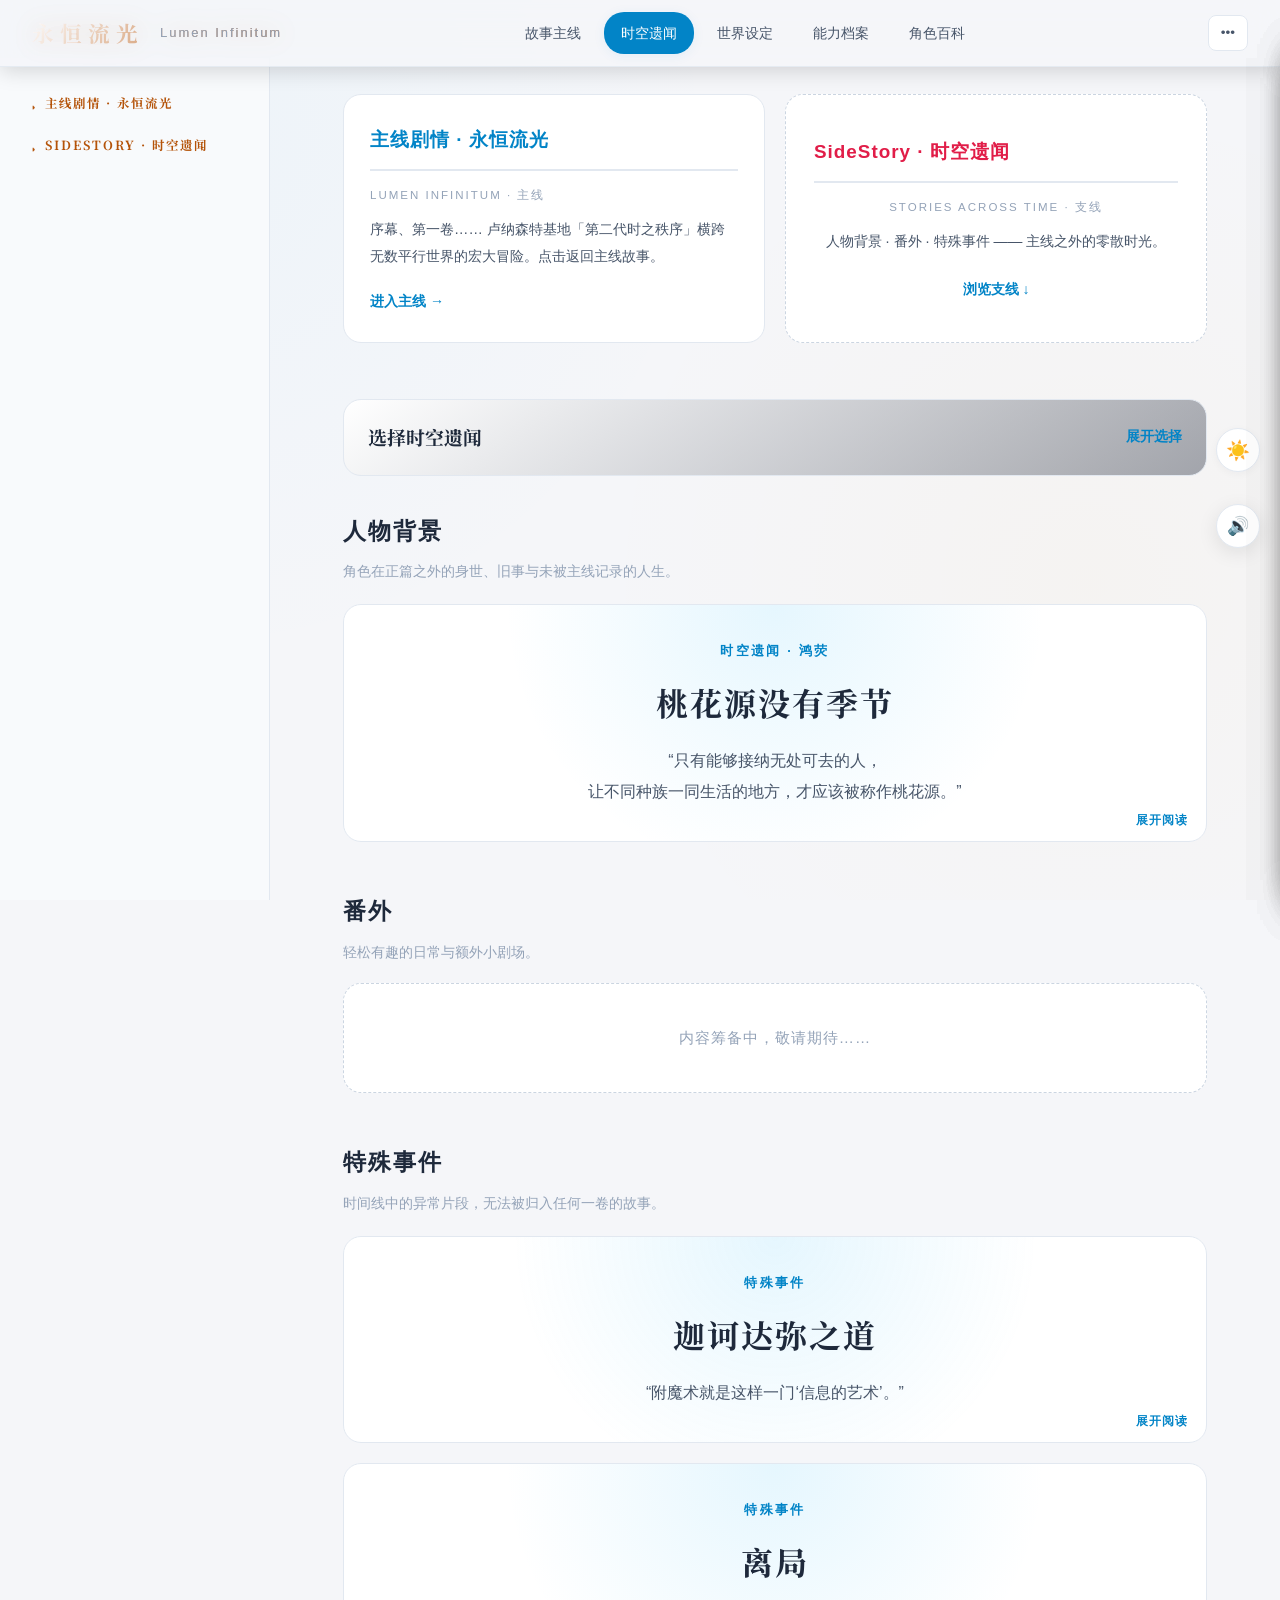
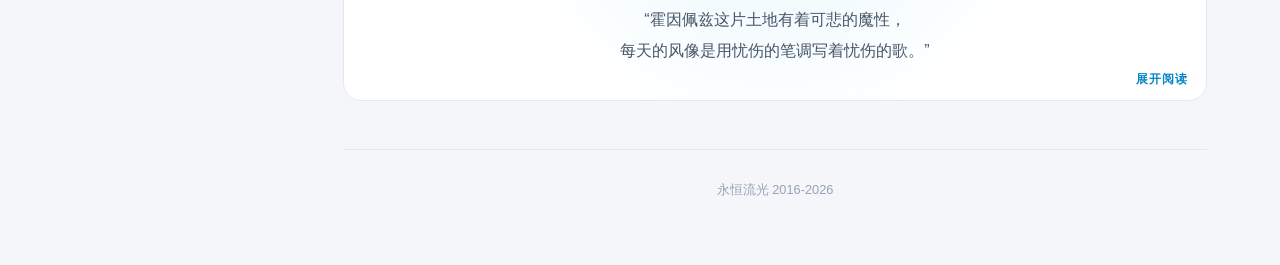
<file: sidetory.html>
<!DOCTYPE html>
<html lang="zh-CN">
<head>
<meta charset="UTF-8">
<meta name="viewport" content="width=device-width, initial-scale=1.0">
<title>永恒流光 Lumen Infinitum · 时空遗闻</title>
<link rel="preconnect" href="https://fonts.googleapis.com">
<link rel="preconnect" href="https://fonts.gstatic.com" crossorigin>
<link href="https://fonts.googleapis.com/css2?family=Noto+Serif+SC:wght@400;600;700;900&display=swap" rel="stylesheet">
<script src="assets/lumen-theme.js?v=20260916"></script>
<style>
/* ===== Reset & Variables ===== */
:root {
  /* Light Theme（古典羊皮纸与鎏金档案风） */
  --bg: #f5f6f9;
  --bg-card: #ffffff;
  --bg-card-hover: #f0f3f8;
  --bg-elevated: #ffffff;
  --text: #1e293b;
  --text-dim: #475569;
  --text-muted: #94a3b8;

  --accent: #0284c7;
  --accent-soft: rgba(2, 132, 199, 0.08);
  --accent2: #e11d48;
  --accent2-soft: rgba(225, 29, 72, 0.08);
  --accent3: #b45309;
  --gold: #b45309;
  --gold-soft: rgba(180, 83, 9, 0.08);
  --gold-glow: rgba(180, 83, 9, 0.2);

  --border: #e2e8f0;
  --border-light: #cbd5e1;
  --header-bg: rgba(245, 246, 249, 0.85);
  --header-border: rgba(226, 232, 240, 0.8);

  --shadow-sm: 0 2px 8px rgba(15, 23, 42, 0.04);
  --shadow-md: 0 8px 24px rgba(15, 23, 42, 0.08);
  --shadow-lg: 0 16px 40px rgba(15, 23, 42, 0.12);

  --radius-sm: 6px;
  --radius: 12px;
  --radius-lg: 18px;

  --prologue: #0284c7;
  --wokgard: #e11d48;
  --modal-overlay: rgba(15, 23, 42, 0.5);
  --scrollbar-thumb: #cbd5e1;
  --scrollbar-thumb-hover: #94a3b8;

  --story-quote-bg: linear-gradient(135deg, rgba(180, 83, 9, 0.04) 0%, rgba(2, 132, 199, 0.02) 100%);
  --story-quote-border: #b45309;
  --story-quote-text: #334155;
  --sidebar-bg: #f8fafc;

  --font-serif: "Noto Serif SC", "Source Han Serif SC", "Songti SC", "SimSun", Georgia, serif;
  --font-sans: -apple-system, BlinkMacSystemFont, "Segoe UI", "PingFang SC", "Microsoft YaHei", sans-serif;
}
:root.dark {
  /* Dark Theme（深空星海与流光拟态） */
  --bg: #060913;
  --bg-card: rgba(15, 23, 42, 0.65);
  --bg-card-hover: rgba(30, 41, 69, 0.8);
  --bg-elevated: #111827;
  --text: #e2e8f0;
  --text-dim: #94a3b8;
  --text-muted: #64748b;

  --accent: #38bdf8;
  --accent-soft: rgba(56, 189, 248, 0.12);
  --accent2: #fb7185;
  --accent2-soft: rgba(251, 113, 133, 0.14);
  --accent3: #fbbf24;
  --gold: #f59e0b;
  --gold-soft: rgba(245, 158, 11, 0.12);
  --gold-glow: rgba(245, 158, 11, 0.25);

  --border: rgba(255, 255, 255, 0.08);
  --border-light: rgba(255, 255, 255, 0.15);
  --header-bg: rgba(6, 9, 19, 0.8);
  --header-border: rgba(255, 255, 255, 0.08);

  --shadow-sm: 0 2px 10px rgba(0, 0, 0, 0.4);
  --shadow-md: 0 8px 30px rgba(0, 0, 0, 0.5);
  --shadow-lg: 0 20px 50px rgba(0, 0, 0, 0.7);

  --prologue: #38bdf8;
  --wokgard: #fb7185;
  --modal-overlay: rgba(3, 7, 18, 0.85);
  --scrollbar-thumb: rgba(255, 255, 255, 0.15);
  --scrollbar-thumb-hover: rgba(255, 255, 255, 0.3);

  --story-quote-bg: linear-gradient(135deg, rgba(245, 158, 11, 0.06) 0%, rgba(56, 189, 248, 0.03) 100%);
  --story-quote-border: #f59e0b;
  --story-quote-text: #cbd5e1;
  --sidebar-bg: rgba(10, 15, 30, 0.75);
}
* { margin:0; padding:0; box-sizing:border-box; }
body {
  font-family: var(--font-sans);
  background: var(--bg);
  color: var(--text);
  line-height: 1.85;
  overflow-x: hidden;
  -webkit-font-smoothing: antialiased;
  background-image:
    radial-gradient(circle at 15% 15%, rgba(56, 189, 248, 0.04) 0%, transparent 40%),
    radial-gradient(circle at 85% 65%, rgba(245, 158, 11, 0.03) 0%, transparent 40%);
  background-attachment: fixed;
}

/* ===== Scrollbar ===== */
::-webkit-scrollbar { width: 5px; }
::-webkit-scrollbar-track { background: transparent; }
::-webkit-scrollbar-thumb { background: var(--scrollbar-thumb); border-radius: 3px; }
::-webkit-scrollbar-thumb:hover { background: var(--scrollbar-thumb-hover); }

/* ===== 导航栏：星轨晶体玻璃质感 ===== */
.header {
  position: fixed; top:0; left:0; right:0; z-index:1000;
  background: var(--header-bg);
  border-bottom: 1px solid var(--header-border);
  padding: 12px 32px;
  display: flex; align-items: center; justify-content: space-between;
  backdrop-filter: blur(16px);
  -webkit-backdrop-filter: blur(16px);
  box-shadow: 0 4px 20px rgba(0,0,0,0.15);
}
.header .logo {
  font-family: var(--font-serif);
  font-size: 1.35em; font-weight: 700;
  background: linear-gradient(135deg, #fff 0%, var(--gold) 100%);
  -webkit-background-clip: text;
  -webkit-text-fill-color: transparent;
  letter-spacing: 6px; user-select: none;
  filter: drop-shadow(0 0 12px var(--gold-glow));
  display: flex; align-items: center; gap: 8px;
}
.header .logo span {
  font-family: var(--font-sans);
  color: var(--text-muted); font-size: 0.6em; font-weight: 400;
  letter-spacing: 2px; margin-left: 8px;
  -webkit-text-fill-color: var(--text-muted);
}
.header nav { display: flex; gap: 6px; }
.header nav a {
  color: var(--text-dim); text-decoration: none;
  font-size: 0.88em; padding: 7px 16px; border-radius: 20px;
  transition: all 0.25s ease; font-weight: 500;
  border: 1px solid transparent;
}
.header nav a:hover {
  color: var(--text);
  background: var(--accent-soft);
  border-color: rgba(56, 189, 248, 0.2);
}
.header nav a.active {
  color: #fff;
  background: linear-gradient(135deg, var(--accent) 0%, #0284c7 100%);
  box-shadow: 0 2px 12px var(--accent-soft);
}
.site-tools-menu { position: relative; flex: 0 0 auto; }
.site-tools-trigger { width: 36px; height: 36px; padding: 0; border-radius: 50%; border: 1px solid var(--border); background: var(--bg-card); color: var(--text-dim); cursor: pointer; font: 700 1.1em/1 var(--font-sans); }
.site-tools-trigger:hover, .site-tools-trigger[aria-expanded="true"] { color: var(--accent); border-color: var(--accent); }
.site-tools-submenu { position: absolute; top: calc(100% + 10px); right: 0; z-index: 1400; min-width: 184px; padding: 7px; border: 1px solid var(--border-light); border-radius: 12px; background: var(--bg-card); box-shadow: var(--shadow-lg); backdrop-filter: blur(16px); -webkit-backdrop-filter: blur(16px); display: none; }
.site-tools-submenu.show { display: block; }
.site-tools-menu .review-toggle { position: static; width: 100%; padding: 9px 12px; border-radius: 8px; box-shadow: none; text-align: left; white-space: nowrap; }

/* ===== Layout ===== */
.layout {
  display: flex;
  width: 100%;
  max-width: 1500px;
  margin: 58px auto 0;
  min-height: calc(100vh - 58px);
}

@media (min-width: 769px) {
  .header {
    padding-left: max(32px, calc((100vw - 1500px) / 2 + 32px));
    padding-right: max(32px, calc((100vw - 1500px) / 2 + 32px));
  }
}

/* ===== 侧边栏：典籍卷轴式目录 ===== */
.sidebar {
  width: 270px; min-width: 270px;
  background: var(--sidebar-bg);
  border-right: 1px solid var(--border);
  backdrop-filter: blur(12px);
  padding: 20px 8px;
  position: sticky; top: 58px;
  height: calc(100vh - 58px);
  overflow-y: auto;
}
.sidebar h3 {
  color: var(--text-muted); font-size: 0.7em; font-weight: 600;
  text-transform: uppercase; letter-spacing: 2px;
  padding: 14px 18px 6px;
}
.sidebar .chap-link {
  display: block; padding: 8px 16px; margin: 2px 4px;
  color: var(--text-dim); text-decoration: none;
  font-size: 0.86em; border-radius: 8px;
  transition: all 0.2s ease; border-left: 2px solid transparent;
}
.sidebar .chap-link:hover {
  background: var(--bg-card-hover);
  color: var(--text);
  border-left-color: var(--accent);
  padding-left: 20px;
}
.sidebar .chap-link.active {
  background: var(--accent-soft);
  color: var(--accent);
}
.sidebar .badge {
  display: inline-block; font-size: 0.68em; padding: 2px 8px;
  border-radius: 10px; margin-left: 6px; font-weight: 500;
}
.sidebar .badge.prologue { background: rgba(88,166,255,0.15); color: var(--prologue); }
.sidebar .badge.wokgard { background: rgba(247,129,102,0.15); color: var(--wokgard); }

/* ===== Sidebar Multi-level Nav ===== */
.header-left { display: flex; align-items: center; gap: 10px; }
.side-group { margin: 2px 0 4px; }
.side-group-head {
  width: 100%; border: none; background: transparent; cursor: pointer;
  display: flex; align-items: center; gap: 7px;
  font-family: var(--font-serif); font-size: 0.78em; font-weight: 700;
  letter-spacing: 2px; text-transform: uppercase;
  color: var(--gold); text-align: left; padding: 14px 18px 6px;
  transition: color 0.15s ease;
}
.side-group-head:hover { color: var(--text); }
.side-group-head .sg-arrow { display: inline-block; font-size: 0.72em; width: 12px; transition: transform 0.2s ease; }
.side-group.collapsed .sg-arrow { transform: rotate(-90deg); }
.side-group.collapsed .side-group-body { display: none; }

.side-vol-head {
  width: 100%; border: none; background: transparent; cursor: pointer;
  display: flex; align-items: center; gap: 7px;
  font-family: inherit; font-size: 0.84em; font-weight: 600;
  color: var(--text-dim); text-align: left; padding: 8px 18px;
  transition: color 0.15s ease;
}
.side-vol-head:hover { color: var(--text); }
.side-vol-head .sv-arrow { display: inline-block; font-size: 0.66em; width: 12px; color: var(--text-muted); transition: transform 0.2s ease; }
.side-vol.collapsed .sv-arrow { transform: rotate(-90deg); }
.side-vol.collapsed .side-vol-body { display: none; }
.side-vol-body { padding-bottom: 4px; }
.side-empty { padding: 6px 18px 14px 30px; font-size: 0.8em; color: var(--text-muted); }

/* ===== Mobile Menu ===== */
.menu-btn {
  display: none;
  width: 38px; height: 38px;
  border: 1px solid var(--border); border-radius: var(--radius-sm);
  background: var(--bg-card); color: var(--text-dim);
  font-size: 1.1em; line-height: 1; cursor: pointer;
  align-items: center; justify-content: center;
  transition: all 0.2s ease;
}
.menu-btn:hover { color: var(--accent); border-color: var(--accent); }
.side-backdrop {
  display: none; position: fixed; inset: 0; z-index: 950;
  background: rgba(0,0,0,0.45);
}

/* ===== Main Content ===== */
.main {
  flex: 1;
  min-width: 0;
  width: 100%;
  max-width: 960px;
  margin: 0 auto;
  padding: 36px 48px;
}

/* ===== Click Ripple ===== */
.click-ripple {
  position: fixed;
  left: 0;
  top: 0;
  width: 14px;
  height: 14px;
  z-index: 10000;
  pointer-events: none;
  border: 2px solid var(--accent);
  border-radius: 50%;
  box-shadow: 0 0 12px var(--accent-soft), inset 0 0 8px var(--accent-soft);
  transform: translate(-50%, -50%) scale(0.2);
  animation: lumen-click-ripple 620ms cubic-bezier(0.16, 0.74, 0.25, 1) forwards;
}
.click-ripple::after {
  content: '';
  position: absolute;
  inset: -5px;
  border: 1px solid var(--gold);
  border-radius: inherit;
  opacity: 0.7;
}
@keyframes lumen-click-ripple {
  0% { opacity: 0; transform: translate(-50%, -50%) scale(0.2); }
  18% { opacity: 0.9; }
  100% { opacity: 0; transform: translate(-50%, -50%) scale(5.4); }
}
@media (prefers-reduced-motion: reduce) {
  .click-ripple { display: none; }
}

/* ===== Hero 区域：时空大幕 ===== */
.hero {
  text-align: center; padding: 64px 20px 48px;
  position: relative;
}
.hero h1 {
  font-family: var(--font-serif);
  font-size: 3.4em; font-weight: 900; letter-spacing: 16px;
  background: linear-gradient(135deg, #ffffff 0%, #fae8b4 35%, var(--gold) 70%, #d97706 100%);
  -webkit-background-clip: text; -webkit-text-fill-color: transparent;
  background-clip: text;
  margin-bottom: 16px;
  filter: drop-shadow(0 0 24px var(--gold-glow));
}
.hero .tagline {
  font-family: var(--font-serif);
  color: var(--text-dim); font-size: 1.05em; letter-spacing: 5px; font-weight: 400;
  font-style: italic;
}
.hero .divider {
  width: 120px; height: 2px;
  background: linear-gradient(90deg, transparent, var(--gold), transparent);
  margin: 28px auto; opacity: 0.8;
}

/* ===== Hero Intro Text ===== */
.intro-text {
  max-width: 720px; margin: 0 auto; text-align: justify;
  color: var(--text-dim); font-size: 0.95em; line-height: 2.1;
  background: var(--bg-card);
  padding: 28px 32px;
  border-radius: var(--radius);
  border: 1px solid var(--border);
  box-shadow: var(--shadow-sm);
}
.intro-text p { margin: 14px 0; text-indent: 2em; }
.intro-text p:first-child { margin-top: 0; }
.intro-text p:last-child { margin-bottom: 0; }

/* ===== 章节标题与排版 ===== */
.section-title {
  font-family: var(--font-serif);
  font-size: 1.6em; font-weight: 700; margin: 56px 0 24px;
  padding-bottom: 12px; border-bottom: 1px solid var(--border);
  display: flex; align-items: center; gap: 12px; letter-spacing: 2px;
  color: var(--text);
  position: relative;
}
.section-title::after {
  content: ''; position: absolute; bottom: -1px; left: 0;
  width: 80px; height: 2px;
  background: var(--gold);
  box-shadow: 0 0 8px var(--gold-glow);
}
.section-title .icon { font-size: 1.2em; }

/* ===== 典籍风故事引言框 ===== */
.story-quote {
  position: relative;
  margin: 32px 0; padding: 24px 30px 24px 36px;
  background: var(--story-quote-bg);
  border: 1px solid var(--border);
  border-left: 3px solid var(--story-quote-border);
  border-radius: 4px var(--radius) var(--radius) 4px;
  font-family: var(--font-serif);
  font-size: 0.95em; color: var(--story-quote-text); line-height: 1.9;
  box-shadow: var(--shadow-sm);
  backdrop-filter: blur(8px);
}
.story-quote::before {
  content: '“';
  position: absolute; top: -10px; left: 12px;
  font-size: 3em; font-family: Georgia, serif;
  color: var(--gold); opacity: 0.25;
}
.story-quote .quote-source {
  font-size: 0.82em; color: var(--gold); margin-top: 14px;
  text-align: right; font-style: italic; font-weight: 500;
}

/* ===== Chapter paragraph styling ===== */
.chapter-body {
  max-width: 760px;
  margin: 0 auto;
}
.chapter-heading {
  font-family: var(--font-serif);
  font-size: 1.25em;
  font-weight: 700;
  margin: 40px 0 16px;
  padding-left: 12px;
  border-left: 3px solid var(--accent);
  letter-spacing: 1px;
  display: flex;
  align-items: center;
  gap: 8px;
}
.chapter-heading.prologue { border-left-color: var(--prologue); color: var(--prologue); }
.chapter-heading.wokgard { border-left-color: var(--wokgard); color: var(--wokgard); }
.chapter-body p {
  margin: 16px 0; text-indent: 2.2em; line-height: 1.95;
  font-size: 0.96em; color: var(--text);
}
.chapter-body h3 { font-family: var(--font-serif); letter-spacing: 1px; }
.chapter-body p.no-indent { text-indent: 0; }

/* ===== Chapter Cards ===== */
.chapter-grid { display: grid; gap: 16px; margin: 20px 0; }
.chapter-card {
  background: var(--bg-card); border: 1px solid var(--border);
  backdrop-filter: blur(12px);
  border-radius: var(--radius-lg); padding: 22px 24px;
  transition: all 0.35s cubic-bezier(0.2, 0.8, 0.2, 1); cursor: pointer; position: relative;
  overflow: hidden;
  box-shadow: var(--shadow-sm);
}
.chapter-card:hover {
  background: var(--bg-card-hover);
  border-color: rgba(56, 189, 248, 0.4);
  transform: translateY(-5px);
  box-shadow: var(--shadow-md), 0 0 20px var(--accent-soft);
}
.chapter-card::before {
  content: ''; position: absolute; left: 0; top: 0; bottom: 0;
  width: 3px; border-radius: 3px 0 0 3px;
}
.chapter-card.prologue::before { background: var(--prologue); }
.chapter-card.wokgard::before { background: var(--wokgard); }
.chapter-card .card-num {
  font-size: 0.72em; color: var(--text-muted); letter-spacing: 1px;
  margin-bottom: 6px; font-weight: 500;
}
.chapter-card .card-title {
  font-family: var(--font-serif); font-size: 1.15em; font-weight: 700; margin-bottom: 8px; color: var(--text);
}
.chapter-card .card-desc { color: var(--text-dim); font-size: 0.875em; line-height: 1.6; }
.chapter-card .card-tags { margin-top: 10px; display: flex; gap: 6px; flex-wrap: wrap; }
.chapter-card .card-tag {
  font-size: 0.7em; padding: 3px 10px;
  border-radius: 12px; background: var(--accent-soft);
  color: var(--accent); font-weight: 500;
}
.chapter-card .card-tag.wokgard { background: var(--accent2-soft); color: var(--accent2); }

/* ===== 交互名词与人物标签 ===== */
.char-link {
  color: var(--accent); cursor: pointer;
  border-bottom: 1px solid rgba(56, 189, 248, 0.4);
  padding-bottom: 1px; font-weight: 500;
  transition: all 0.2s ease;
}
.char-link:hover {
  color: #fff;
  border-bottom-color: var(--accent);
  text-shadow: 0 0 8px rgba(56, 189, 248, 0.6);
}
.term-link {
  color: var(--gold); cursor: pointer; white-space: nowrap;
  border-bottom: 1px dashed rgba(245, 158, 11, 0.45);
  padding-bottom: 1px;
  transition: all 0.2s ease;
}
.term-link:hover {
  color: #fff;
  border-bottom-color: var(--gold);
  text-shadow: 0 0 8px var(--gold-glow);
}
.term-entry { display: block; }
.term-entry > h3 { margin: 0 0 12px; }
.term-entry > p { margin: 0; text-indent: 0; }

.ability-link {
  color: var(--accent3); cursor: pointer;
  border-bottom: 1px dashed rgba(167,139,250,0.55);
  padding-bottom: 1px; font-weight: 500;
  transition: all 0.2s ease;
}
.ability-link:hover {
  color: #fff; border-bottom-color: var(--accent3);
  text-shadow: 0 0 8px rgba(167,139,250,0.65);
}
.ability-drawer-card h3 { color: var(--accent3); margin: 0 0 4px; font-family: var(--font-serif); }
.ability-drawer-meta { color: var(--text-dim); font-size: 0.85em; margin-bottom: 18px; }
.ability-drawer-desc { line-height: 1.85; white-space: normal; }
.story-continuation { text-align:center; color:var(--wokgard); font-weight:bold; margin:30px 0 !important; }

/* ===== Modal ===== */
.modal-overlay {
  display: none; position: fixed; inset: 0;
  background: var(--modal-overlay); z-index: 2000;
  justify-content: center; align-items: center;
  backdrop-filter: blur(10px);
  -webkit-backdrop-filter: blur(10px);
}
.modal-overlay.show { display: flex; }
.modal {
  background: var(--bg-elevated); border: 1px solid var(--border-light);
  border-radius: var(--radius-lg); max-width: 680px; width: 92%;
  max-height: 82vh; overflow-y: auto;
  padding: 36px 32px; position: relative;
  box-shadow: var(--shadow-lg), 0 0 30px rgba(0,0,0,0.5);
  animation: modalIn 0.25s ease;
}
@keyframes modalIn { from { opacity:0; transform: translateY(16px) scale(0.98); } to { opacity:1; transform: translateY(0) scale(1); } }
.modal .close-btn {
  position: sticky; top: 0; float: right;
  background: none; border: none; color: var(--text-dim);
  font-size: 1.4em; cursor: pointer; z-index: 10;
  width: 34px; height: 34px; display: flex; align-items: center; justify-content: center;
  border-radius: 50%; transition: all 0.15s ease;
}
.modal .close-btn:hover { background: var(--accent-soft); color: var(--text); }
.modal .char-header { display: flex; gap: 16px; align-items: center; margin-bottom: 22px; }
.modal .char-avatar {
  width: 60px; height: 60px; border-radius: 50%;
  display: flex; align-items: center; justify-content: center;
  font-size: 1.6em; font-weight: 700;
  border: 2px solid var(--border-light); flex-shrink: 0;
}
.modal .char-avatar.female { background: var(--accent2-soft); color: var(--accent2); border-color: rgba(247,129,102,0.25); }
.modal .char-avatar.male { background: var(--accent-soft); color: var(--accent); border-color: rgba(88,166,255,0.25); }
.modal .char-avatar.other { background: var(--gold-soft); color: var(--gold); border-color: rgba(212,168,67,0.25); }
.modal .char-name {
  font-family: var(--font-serif);
  font-size: 1.4em; font-weight: 700;
  color: var(--gold);
}
.modal .char-title { color: var(--text-dim); font-size: 0.825em; margin-top: 2px; }
.modal .info-block { margin: 16px 0; }
.modal .info-label {
  font-family: var(--font-serif);
  font-size: 0.72em; color: var(--gold); letter-spacing: 2px;
  margin-bottom: 6px; text-transform: uppercase; font-weight: 600;
}
.modal .info-value { font-size: 0.925em; line-height: 1.7; }
.modal .alias-tag { display: inline-block; margin: 2px 6px 2px 0; padding: 2px 10px; font-size: 0.82em; color: var(--accent); background: rgba(88,166,255,0.1); border: 1px solid var(--accent); border-radius: 10px; }
.modal .crt-badge {
  display: inline-block; padding: 3px 12px;
  border-radius: 16px; font-size: 0.8em; font-weight: 600;
  background: var(--gold-soft); color: var(--gold);
  margin-top: 4px;
}

/* ===== Character Drawer (PC ≥1280px) ===== */
.char-drawer {
  position: fixed; top: 58px; right: 0; bottom: 0;
  width: 720px; z-index: 1200;
  background: var(--bg-elevated);
  border-left: 1px solid var(--border-light);
  box-shadow: -10px 0 40px rgba(0,0,0,0.6);
  transform: translateX(105%);
  transition: transform 0.28s ease;
}
.char-drawer.show { transform: translateX(0); }
.char-drawer .char-drawer-inner {
  width: 100%; max-width: 100%; height: 100%; max-height: 100%;
  border: none; border-radius: 0; box-shadow: none;
  animation: none; padding: 24px 20px;
  overflow-y: auto;
}
@media (max-width: 1279px) {
  .char-drawer { display: none; }
}

/* ===== Timeline ===== */
.timeline { position: relative; padding-left: 28px; margin: 20px 0; }
.timeline::before {
  content: ''; position: absolute; left: 8px; top: 0; bottom: 0;
  width: 2px; background: linear-gradient(180deg, var(--prologue), var(--wokgard));
  border-radius: 1px;
}
.timeline-item { position: relative; margin-bottom: 22px; }
.timeline-item::before {
  content: ''; position: absolute; left: -24px; top: 7px;
  width: 10px; height: 10px; border-radius: 50%;
  border: 2px solid var(--accent); background: var(--bg);
}
.timeline-item.wokgard::before { border-color: var(--wokgard); }
.timeline-item .tl-title { font-weight: 600; font-size: 0.95em; }
.timeline-item .tl-desc { color: var(--text-dim); font-size: 0.825em; margin-top: 4px; }

/* ===== Relationship / Term Cards ===== */
.relation-grid { display: grid; grid-template-columns: repeat(auto-fit, minmax(280px, 1fr)); gap: 14px; margin: 20px 0; }
.relation-card {
  background: var(--bg-card); border: 1px solid var(--border);
  border-radius: var(--radius); padding: 16px 18px;
  transition: all 0.2s ease;
}
.relation-card:hover {
  border-color: var(--border-light);
  box-shadow: var(--shadow-sm);
}
.relation-card .rel-chars { font-weight: 600; margin-bottom: 4px; }
.relation-card .rel-type { font-size: 0.78em; color: var(--gold); margin-bottom: 6px; font-weight: 500; }
.relation-card .rel-desc { font-size: 0.85em; color: var(--text-dim); line-height: 1.6; }
.wiki-jump {
  display: block; text-align: center; margin-top: 22px; padding-top: 16px;
  border-top: 1px dashed var(--border-light);
}
.wiki-jump a {
  display: inline-block; color: var(--accent); text-decoration: none;
  font-size: 0.92em; font-weight: 600; letter-spacing: 1px;
  background: var(--accent-soft); border: 1px solid var(--border);
  border-radius: var(--radius); padding: 10px 22px;
  transition: all 0.2s ease;
}
.wiki-jump a:hover { background: var(--accent); color: #fff; border-color: var(--accent); }

/* ===== Search ===== */
.search-bar { position: relative; margin: 20px 0; }
.search-bar input {
  width: 100%; padding: 11px 18px;
  background: var(--bg-card); border: 1px solid var(--border);
  border-radius: var(--radius); color: var(--text); font-size: 0.925em;
  outline: none; transition: all 0.2s ease; font-family: inherit;
}
.search-bar input:focus { border-color: var(--accent); box-shadow: 0 0 0 3px var(--accent-soft); }
.search-bar input::placeholder { color: var(--text-muted); }

/* ===== Tabs ===== */
.tabs { display: flex; gap: 0; margin: 20px 0; border-bottom: 1px solid var(--border); }
.tab-btn {
  padding: 10px 22px; background: none; border: none;
  color: var(--text-dim); cursor: pointer; font-size: 0.9em; font-weight: 500;
  border-bottom: 2px solid transparent; transition: all 0.15s ease;
  font-family: inherit;
}
.tab-btn.active { color: var(--accent); border-bottom-color: var(--accent); }
.tab-btn:hover { color: var(--text); }

/* ===== Org structure (行政结构) in world tabs ===== */
.org-card {
  background: var(--bg-card); border: 1px solid var(--border);
  border-radius: var(--radius); padding: 20px 22px; margin-top: 16px;
}
.org-header { display: flex; align-items: center; gap: 8px; margin-bottom: 8px; }
.org-icon { font-size: 1.3em; }
.org-name { font-size: 1.15em; font-weight: 700; }
.org-desc { font-size: 0.9em; color: var(--text-muted); margin-bottom: 14px; }
.org-groups { display: flex; flex-direction: column; gap: 8px; }
.org-group {
  display: flex; align-items: baseline; gap: 12px;
  font-size: 0.92em; line-height: 1.6;
}
.org-group-label {
  flex: 0 0 auto; font-weight: 600; color: var(--gold);
  min-width: 4.5em;
}
.org-group-items { display: flex; flex-wrap: wrap; gap: 6px 16px; }
.org-item { display: inline-flex; align-items: baseline; gap: 4px; }
.org-item em { font-style: normal; color: var(--accent); font-weight: 600; }
.org-note {
  margin-top: 12px; padding: 8px 12px;
  background: var(--bg, transparent); border-left: 3px solid var(--border-light);
  font-size: 0.85em; color: var(--text-dim);
}
.org-arms {
  margin-top: 14px; border-top: 1px dashed var(--border-light); padding-top: 12px;
}
.org-arms-title { font-size: 0.88em; font-weight: 600; color: var(--text-muted); margin-bottom: 8px; letter-spacing: 0.5px; }
.org-arm-row {
  display: grid; grid-template-columns: 1fr 1fr 1.4fr;
  gap: 8px; padding: 5px 0; font-size: 0.88em;
  border-bottom: 1px solid var(--border-light);
}
.org-arm-row:last-child { border-bottom: none; }
.org-arm-dept { color: var(--gold); font-weight: 500; }
.org-arm-ctrl { color: var(--text); }
.org-arm-name { color: var(--accent); }

/* ===== Table in world tabs ===== */
.ability-table { width: 100%; border-collapse: collapse; margin: 10px 0; font-size: 0.9em; }
.ability-table th {
  padding: 10px 14px; text-align: left; font-weight: 600;
  color: var(--text-muted); font-size: 0.8em; letter-spacing: 1px;
  border-bottom: 1px solid var(--border);
}
.ability-table td {
  padding: 10px 14px; border-bottom: 1px solid var(--border);
  vertical-align: top;
}
.ability-table tr:hover td { background: var(--accent-soft); }

/* ===== SideStory Selector & Sections ===== */
.story-selector {
  display: grid; grid-template-columns: 1fr 1fr; gap: 20px;
  margin-bottom: 56px;
}
.sel-col { min-width: 0; }
.sel-card {
  display: flex; flex-direction: column;
  height: 100%;
  background: var(--bg-card);
  border: 1px solid var(--border);
  border-radius: var(--radius-lg);
  padding: 28px 26px;
  text-decoration: none; color: var(--text);
  transition: all 0.25s ease;
}
.sel-card:hover { transform: translateY(-3px); box-shadow: var(--shadow-md); border-color: var(--accent); }
.sel-card.main-card:hover { border-color: var(--accent); }
.sel-card.side-card:hover { border-color: var(--wokgard); }
.sel-head {
  font-size: 1.18em; font-weight: 700; letter-spacing: 1px;
  padding-bottom: 12px; margin-bottom: 4px;
  border-bottom: 2px solid var(--border);
  height: 48px; display: flex; align-items: center;
}
.main-card .sel-head { color: var(--accent); }
.side-card .sel-head { color: var(--wokgard); }
.sel-sub {
  font-size: 0.72em; letter-spacing: 2px; color: var(--text-muted);
  text-transform: uppercase; margin-top: 10px;
}
.sel-desc { margin-top: 10px; font-size: 0.9em; color: var(--text-dim); flex: 1; }
.sel-go {
  margin-top: 18px; font-size: 0.88em; font-weight: 600;
  color: var(--accent);
}
.side-section { margin-bottom: 48px; scroll-margin-top: 80px; }
.side-section h2 {
  font-size: 1.45em; letter-spacing: 2px; color: var(--text);
  margin-bottom: 6px; font-weight: 700;
}
.side-section .icon { margin-right: 8px; }
.sec-desc { color: var(--text-muted); font-size: 0.88em; margin-bottom: 18px; }
.side-card {
  background: var(--bg-card);
  border: 1px dashed var(--border-light);
  border-radius: var(--radius-lg);
  padding: 40px 28px;
  text-align: center;
}
.side-placeholder { color: var(--text-muted); font-size: 0.95em; letter-spacing: 1px; }

/* ===== Footer ===== */
.footer {
  text-align: center; padding: 28px 20px;
  color: var(--text-muted); font-size: 0.8em; line-height: 1.8;
  border-top: 1px solid var(--border);
  margin-top: 48px;
}

/* ===== Spoiler Toggle ===== */
.spoiler-mark {
  display: inline-block; font-size: 0.75em; padding: 2px 8px;
  border-radius: 10px; background: var(--accent2-soft); color: var(--accent2);
  cursor: pointer; font-weight: 500; vertical-align: middle;
  user-select: none; transition: all 0.2s;
}
.spoiler-mark:hover { opacity: 0.8; }
.spoiler-content { display: none; }
.spoiler-content.show { display: inline; }
.spoiler-content.show.block { display: block; }

/* ===== Review Mode (Annotation System) ===== */
/* ── For future AI maintainers ──
 * The review mode stores annotations in localStorage under key 'lumen-annotations'.
 * Each annotation is attached to an element path and contains the user's comment.
 * When the user says "最新的批注已经修订，请根据批注进行修改",
 * read the annotations (shown via export or from localStorage) and apply the changes.
 * After applying, clear the 'lumen-annotations' key from localStorage.
 * ─────────────────────────────── */
.review-toggle {
  position: fixed; left: 20px; bottom: 20px; z-index: 1100;
  padding: 8px 16px; border-radius: 20px;
  border: 1px solid var(--border);
  background: var(--bg-card);
  color: var(--text-dim);
  cursor: pointer; font-size: 0.85em; font-weight: 500;
  font-family: inherit;
  transition: all 0.2s ease;
  box-shadow: var(--shadow-sm);
  user-select: none;
}
.review-toggle:hover { border-color: var(--accent); color: var(--accent); }
.review-toggle.active {
  background: var(--accent2); color: #fff; border-color: var(--accent2);
}
.review-toggle.danger { border-color: var(--accent2); color: var(--accent2); }
.review-toggle.danger:hover { background: var(--accent2); color: #fff; }

/* 编辑历史按钮（撤回/重做/存档/读档 + 状态文字） */
.review-toggle.hist-btn:disabled { opacity: 0.4; cursor: default; }
.review-toggle.hist-btn:disabled:hover { border-color: var(--border); color: var(--text-dim); }
.review-toggle.hist-status { cursor: default; }

/* 审阅模式悬浮控制坞 */
.review-dock {
  position: fixed;
  left: 24px;
  bottom: 24px;
  z-index: 1200;
  display: flex;
  flex-wrap: wrap;
  gap: 8px;
  background: var(--bg-card);
  backdrop-filter: blur(16px);
  -webkit-backdrop-filter: blur(16px);
  padding: 8px 12px;
  border-radius: 30px;
  border: 1px solid var(--border-light);
  box-shadow: var(--shadow-lg);
  max-width: calc(100vw - 48px);
}
.review-dock:empty { display: none; }
.review-dock .review-toggle,
.review-dock #reviewModeBar {
  position: static !important;
  box-shadow: none;
}
.review-dock #reviewModeBar { display: flex; gap: 8px; }
@media (max-width: 768px) {
  .review-dock { left: 12px; right: 12px; bottom: 12px; max-width: none; border-radius: 18px; }
  .review-dock .review-toggle { padding: 7px 11px; font-size: 0.78em; }
}

/* 读档弹窗 */
.load-dialog {
  position: fixed; left: 500px; bottom: 74px; z-index: 1200;
  width: 340px; max-height: 400px; overflow-y: auto;
  background: var(--bg-card); border: 1px solid var(--border);
  border-radius: 12px; box-shadow: var(--shadow-lg);
  padding: 10px; font-size: 0.82em;
}
.load-dialog .load-head { font-weight: 600; color: var(--text); padding: 4px 6px 10px; border-bottom: 1px dashed var(--border); margin-bottom: 6px; }
.load-dialog .load-item {
  display: flex; align-items: center; gap: 8px;
  padding: 7px 8px; border-radius: 8px; cursor: pointer;
  color: var(--text-dim); border: 1px solid transparent;
}
.load-dialog .load-item:hover { background: rgba(88,166,255,0.08); color: var(--text); }
.load-dialog .load-item.active { background: rgba(168,130,255,0.12); border-color: rgba(168,130,255,0.4); color: var(--text); }
.load-dialog .load-slot { font-weight: 700; color: var(--accent); flex-shrink: 0; }
.load-dialog .load-time { flex: 1; min-width: 0; overflow: hidden; text-overflow: ellipsis; white-space: nowrap; }
.load-dialog .load-count { color: var(--text-muted); flex-shrink: 0; font-size: 0.9em; }
.load-dialog .load-close {
  margin-top: 8px; padding: 6px; text-align: center; cursor: pointer;
  color: var(--text-muted); border-top: 1px dashed var(--border);
}
.load-dialog .load-close:hover { color: var(--accent); }
.review-hint {
  position: fixed; left: 20px; bottom: 62px; z-index: 1100;
  font-size: 0.75em; color: var(--text-muted);
  pointer-events: none; opacity: 0; transition: opacity 0.3s;
}
.review-hint.show { opacity: 1; }

/* Password modal */
.pw-dialog {
  position: fixed; inset: 0; z-index: 3000;
  background: var(--modal-overlay);
  display: none; justify-content: center; align-items: center;
  backdrop-filter: blur(6px);
}
.pw-dialog.show { display: flex; }
.pw-dialog .pw-box {
  background: var(--bg-card); border: 1px solid var(--border-light);
  border-radius: var(--radius-lg); padding: 28px 32px;
  box-shadow: var(--shadow-lg); text-align: center; max-width: 360px;
  animation: modalIn 0.25s ease;
}
.pw-dialog .pw-box h3 { margin-bottom: 12px; font-size: 1.1em; }
.pw-dialog .pw-box input {
  width: 100%; padding: 10px 14px; margin: 10px 0;
  background: var(--bg); border: 1px solid var(--border);
  border-radius: var(--radius-sm); color: var(--text);
  font-size: 0.95em; outline: none; font-family: inherit;
}
.pw-dialog .pw-box input:focus { border-color: var(--accent); box-shadow: 0 0 0 3px var(--accent-soft); }
.pw-dialog .pw-box .pw-btns { display: flex; gap: 8px; margin-top: 12px; }
.pw-dialog .pw-box button {
  flex:1; padding: 8px 16px; border-radius: var(--radius-sm);
  border: 1px solid var(--border); cursor: pointer;
  font-size: 0.85em; font-weight: 500; font-family: inherit;
  transition: all 0.15s;
}
.pw-dialog .pw-box button.confirm { background: var(--accent); color: #fff; border-color: var(--accent); }
.pw-dialog .pw-box button.confirm:hover { opacity: 0.85; }
.pw-dialog .pw-box button.cancel { background: var(--bg); color: var(--text-dim); }
.pw-dialog .pw-box .pw-error { color: var(--accent2); font-size: 0.8em; margin-top: 6px; display: none; }

/* Annotation badges on paragraphs */
.ann-badge {
  display: inline-block; width: 20px; height: 20px; line-height: 20px;
  text-align: center; font-size: 0.7em; font-weight: 700;
  background: var(--gold); color: #fff; border-radius: 50%;
  margin-right: 6px; cursor: pointer; vertical-align: middle;
  transition: all 0.15s; user-select: none;
}
.ann-badge:hover { transform: scale(1.15); }
.ann-badge.resolved { background: var(--text-muted); }

/* Annotated paragraphs get a subtle gold left-border */
.annotated {
  border-left: 3px solid var(--gold) !important;
  padding-left: 16px !important;
}

/* Annotation popup */
.ann-popup {
  position: absolute; left: 0; right: 0; z-index: 1500;
  background: var(--bg-elevated); border: 1px solid var(--border-light);
  border-radius: var(--radius); padding: 14px; margin-top: 6px;
  box-shadow: var(--shadow-md); display: none;
}
.ann-popup.show { display: block; }
.ann-popup textarea {
  width: 100%; min-height: 60px; padding: 8px 10px;
  background: var(--bg); border: 1px solid var(--border);
  border-radius: var(--radius-sm); color: var(--text);
  font-size: 0.875em; font-family: inherit; resize: vertical;
  outline: none;
}
.ann-popup textarea:focus { border-color: var(--accent); }
.ann-popup .ann-actions { display: flex; gap: 6px; margin-top: 8px; justify-content: flex-end; }
.ann-popup .ann-actions button {
  padding: 5px 12px; border-radius: var(--radius-sm);
  border: 1px solid var(--border); cursor: pointer;
  font-size: 0.8em; font-family: inherit; transition: all 0.15s;
}
.ann-popup .ann-actions button.save { background: var(--accent); color: #fff; border-color: var(--accent); }
.ann-popup .ann-actions button.cancel-btn { background: var(--bg); color: var(--text-dim); }
.ann-popup .ann-actions button.delete-btn { background: var(--accent2-soft); color: var(--accent2); border-color: transparent; }
.ann-thread { max-height: 160px; overflow-y: auto; margin-bottom: 8px; font-size: 0.85em; }
.ann-thread .ann-item {
  padding: 6px 8px; border-radius: var(--radius-sm);
  background: var(--bg); margin-bottom: 4px;
  display: flex; justify-content: space-between; align-items: flex-start; gap: 8px;
}
.ann-thread .ann-item .ann-text { flex: 1; color: var(--text); line-height: 1.5; }
.ann-thread .ann-item .ann-meta { font-size: 0.72em; color: var(--text-muted); white-space: nowrap; }
.ann-thread .ann-item .ann-resolve {
  font-size: 0.72em; cursor: pointer; color: var(--text-muted);
  padding: 2px 6px; border-radius: 8px; border: 1px solid var(--border);
  background: var(--bg); white-space: nowrap;
}
.ann-thread .ann-item .ann-resolve:hover { border-color: var(--accent); color: var(--accent); }

/* Export annotations modal */
.export-modal {
  position: fixed; inset: 0; z-index: 3100;
  background: var(--modal-overlay);
  display: none; justify-content: center; align-items: center;
  backdrop-filter: blur(6px);
}
.export-modal.show { display: flex; }
.export-modal .export-box {
  background: var(--bg-card); border: 1px solid var(--border-light);
  border-radius: var(--radius-lg); padding: 24px 28px;
  box-shadow: var(--shadow-lg); max-width: 700px; width: 94%;
  max-height: 82vh; overflow-y: auto;
  animation: modalIn 0.25s ease;
}
.export-modal .export-box pre {
  background: var(--bg); border: 1px solid var(--border);
  border-radius: var(--radius-sm); padding: 14px; font-size: 0.8em;
  line-height: 1.6; white-space: pre-wrap; word-break: break-all;
  max-height: 50vh; overflow-y: auto; color: var(--text);
}
.export-modal .export-box .export-btns { display: flex; gap: 8px; margin-top: 12px; justify-content: flex-end; }
.export-modal .export-box .export-btns button {
  padding: 8px 16px; border-radius: var(--radius-sm);
  border: 1px solid var(--border); cursor: pointer;
  font-size: 0.85em; font-family: inherit; transition: all 0.15s;
}
.export-modal .export-box .export-btns button.copy { background: var(--accent); color: #fff; border-color: var(--accent); }
.export-modal .export-box .export-btns button.cls { background: var(--bg); color: var(--text-dim); }

/* ===== Responsive ===== */
@media (max-width: 768px) {
  .layout { flex-direction: column; }
  .menu-btn { display: inline-flex; }
  .header { padding: 10px 14px; gap: 8px; }
  .header-left { flex: 0 0 auto; min-width: 0; }
  .header .logo { white-space: nowrap; font-size: 1em; letter-spacing: 3px; }
  .header nav { flex: 1 1 auto; min-width: 0; flex-wrap: nowrap; overflow-x: auto; scrollbar-width: none; }
  .header nav::-webkit-scrollbar { display: none; }
  .header nav a { flex: 0 0 auto; padding: 6px 9px; white-space: nowrap; }
  .header .logo span { display: none; }
  .sidebar {
    position: fixed; top: 58px; left: -285px; z-index: 1001;
    width: 285px; height: calc(100vh - 58px);
    padding: 12px 0; border-right: 1px solid var(--border);
    box-shadow: var(--shadow-lg);
    transition: left 0.25s ease;
  }
  .sidebar.open { left: 0; }
  .side-backdrop.show { display: block; }
  .main { padding: 20px 16px; max-width: 100%; }
  .hero { padding: 36px 12px 28px; }
  .hero h1 { font-size: 2em; letter-spacing: 8px; }
  .hero .tagline { font-size: 0.9em; letter-spacing: 2px; }
  .modal { max-width: 96%; padding: 22px 18px; }
  .relation-grid { grid-template-columns: 1fr; }
  .story-selector { grid-template-columns: 1fr; gap: 14px; }
}

/* ===== Theme Toggle ===== */
.theme-toggle {
  position: fixed; right: 20px; top: 50%; transform: translateY(-50%);
  z-index: 1100;
  width: 44px; height: 44px;
  border-radius: 50%;
  border: 1px solid var(--border);
  background: var(--bg-card);
  color: var(--text-dim);
  cursor: pointer;
  font-size: 1.2em;
  display: flex; align-items: center; justify-content: center;
  transition: all 0.25s ease;
  box-shadow: var(--shadow-sm);
  user-select: none;
}
.theme-toggle:hover {
  color: var(--accent);
  border-color: var(--accent);
  box-shadow: var(--shadow-md);
  transform: translateY(-50%) scale(1.08);
}
.theme-toggle:active { transform: translateY(-50%) scale(0.95); }
@media (max-width: 768px) {
  .theme-toggle { right: 8px; width: 38px; height: 38px; font-size: 1em; }
}

/* ===== ABILITY ARCHIVE ===== */
.ability-archive { display: flex; flex-direction: column; gap: 20px; margin-top: 20px; }
.ability-nav-bar { display: flex; flex-direction: column; gap: 2px; margin: 16px 0 24px; }
.tag-filter-bar { display: flex; flex-wrap: wrap; gap: 6px 8px; margin: 4px 0; align-items: flex-start; }
.tag-filter-label { flex: 0 0 auto; font-size: 0.82em; font-weight: 700; color: var(--gold); min-width: 6.5em; padding-top: 5px; }
.tag-filter-btn { padding: 4px 12px; border-radius: 14px; border: 1px solid var(--border); background: var(--bg-card); color: var(--text-dim); cursor: pointer; font-size: 0.78em; line-height: 1.5; transition: all 0.2s; white-space: nowrap; }
.tag-filter-btn:hover { border-color: var(--accent); color: var(--accent); }
.tag-filter-btn.active { background: var(--accent); color: #fff; border-color: var(--accent); font-weight: 600; }

.ability-sort-bar { display: flex; flex-wrap: wrap; gap: 8px; margin: -6px 0 4px; align-items: center; }
.ability-sort-label { font-size: 0.82em; color: var(--text-muted); margin-right: 4px; }
.ability-sort-btn { padding: 5px 14px; border-radius: 14px; border: 1px solid var(--border); background: var(--bg-card); color: var(--text-dim); cursor: pointer; font-size: 0.78em; transition: all 0.2s; white-space: nowrap; }
.ability-sort-btn:hover { border-color: var(--accent); color: var(--accent); }
.ability-sort-btn.active { background: var(--accent); color: #fff; border-color: var(--accent); }

.ability-card { background: var(--bg-card); border: 1px solid var(--border); border-radius: 14px; padding: 22px 24px; transition: all 0.3s; }
.ability-card:hover { border-color: var(--accent2); box-shadow: 0 2px 12px rgba(0,0,0,0.08); }
.ability-card-top { text-align: center; margin-bottom: 18px; padding-bottom: 14px; border-bottom: 1px solid var(--border); }
.ability-card .ability-name { font-size: 1.35em; color: var(--gold); font-weight: bold; margin-bottom: 8px; }
.ability-meta-bar { display: flex; justify-content: center; gap: 20px; flex-wrap: wrap; font-size: 0.85em; color: var(--text-dim); }
.ability-meta-bar .ability-stats { font-size: 0.8em; color: var(--text-muted); }
.ability-meta-bar .ability-faction-tag { display: inline-block; color: var(--accent); border: 1px solid var(--accent); border-radius: 8px; padding: 1px 8px; font-size: 0.8em; line-height: 1.5; }

.ability-card-body { display: flex; gap: 28px; align-items: flex-start; }
.ability-content { flex: 1; min-width: 0; overflow-wrap: break-word; word-break: break-word; }
.ability-desc { font-size: 0.95em; line-height: 1.8; color: var(--text); margin-bottom: 10px; }
.ability-desc p { text-indent: 2em; margin: 6px 0; }

.ability-quote { margin-top: 14px; padding: 14px 16px; border-left: 3px solid var(--accent); background: var(--bg); border-radius: 0 8px 8px 0; }
.ability-quote .quote-text { display: block; font-size: 0.95em; color: var(--text); font-style: italic; margin-bottom: 6px; line-height: 1.6; }
.ability-quote .quote-attribution { display: block; font-size: 0.78em; color: var(--text-muted); }

.ability-note { font-size: 0.8em; color: var(--text-muted); margin-top: 10px; padding-left: 4px; }

/* 攻城级 (siege-tier, max CRT >= 14): red card frame + badge */
.ability-card-siege { border: 2px solid var(--accent2); box-shadow: 0 0 14px rgba(233,70,90,0.18); }
.ability-card-siege:hover { border-color: var(--accent2); box-shadow: 0 2px 14px rgba(233,70,90,0.28); }
.siege-badge { display: inline-block; margin-left: 8px; padding: 2px 10px; font-size: 0.68em; font-weight: bold; color: #fff; background: var(--accent2); border-radius: 10px; vertical-align: middle; }

/* 神器能力 (artifact-weapon ability): gold card frame + badge */
.ability-card-shenqi { border: 2px solid var(--gold); box-shadow: 0 0 14px rgba(212,175,55,0.22); background: linear-gradient(180deg, var(--bg-card), rgba(212,175,55,0.05)); }
.ability-card-shenqi:hover { border-color: var(--gold); box-shadow: 0 2px 14px rgba(212,175,55,0.32); }
.shenqi-badge { display: inline-block; margin-left: 8px; padding: 2px 10px; font-size: 0.68em; font-weight: bold; color: #2a1e00; background: linear-gradient(135deg, #f0c75e, #c99a2e); border-radius: 10px; vertical-align: middle; }

/* 神器+攻城：神器能力达到攻城级时，红色边框优先于金色 */
.ability-card-shenqi.ability-card-siege { border: 2px solid var(--accent2); box-shadow: 0 0 14px rgba(233,70,90,0.18); background: linear-gradient(180deg, var(--bg-card), rgba(233,70,90,0.05)); }
.ability-card-shenqi.ability-card-siege:hover { border-color: var(--accent2); box-shadow: 0 2px 14px rgba(233,70,90,0.28); }

/* 神器能力框注：能力描述开头的“神器能力”通用说明段落 */
.shenqi-desc-box {
  margin: 0 0 14px; padding: 12px 16px;
  border: 1px solid rgba(212,175,55,0.55);
  border-left: 4px solid var(--gold);
  background: linear-gradient(180deg, rgba(212,175,55,0.10), rgba(212,175,55,0.03));
  border-radius: 8px;
  color: var(--text); font-size: 0.92em; line-height: 1.75;
}

/* 星号段落：斜体 + 连在一起的星号段落用框框起来 */
.ability-desc .star-box {
  margin: 8px 0; padding: 10px 14px;
  border: 1px solid rgba(168,130,255,0.4);
  border-left: 4px solid #a882ff;
  background: rgba(168,130,255,0.06);
  border-radius: 8px;
}
.ability-desc .star-box p { font-style: italic; margin: 4px 0; }

/* 能力吟唱：斜体 + 醒目红字 + 外观框 */
.ability-desc .chant-box {
  margin: 10px 0; padding: 12px 16px;
  border: 1px solid var(--accent2);
  border-left: 4px solid var(--accent2);
  background: var(--accent2-soft);
  border-radius: 8px;
}
.ability-desc .chant-box p { font-style: italic; color: var(--accent2); font-weight: 600; margin: 4px 0; }
.ability-desc .red-mark { color: var(--accent2); font-weight: 600; }

/* 本尼艾诺空白能力：桌面端悬停显现真名，移动端点击显现 */
.lumen-secret {
  cursor: pointer; color: inherit;
  user-select: none;
}
.lumen-secret:hover { color: #c2261b; }
.lumen-secret.revealed {
  color: #c2261b; font-weight: 700; letter-spacing: 1px;
  text-shadow: 0 0 8px rgba(194,38,27,0.6);
  animation: secretReveal 2.4s linear forwards;
}
@keyframes secretReveal {
  0%   { opacity: 0; transform: translateX(0) scale(.9); }
  8%   { opacity: 1; transform: translateX(0) scale(1); }
  12%  { opacity: .5; transform: translateX(-2px) skewX(-3deg); }
  18%  { opacity: 1; transform: translateX(2px) skewX(2deg); }
  24%  { opacity: .6; transform: translateX(-1px); }
  32%  { opacity: 1; transform: translateX(1px) skewX(-2deg); }
  40%  { opacity: .7; transform: translateX(-2px); }
  50%  { opacity: 1; transform: translateX(0) skewX(1deg); }
  60%  { opacity: .5; transform: translateX(2px); }
  70%  { opacity: 1; transform: translateX(-1px) skewX(-1deg); }
  82%  { opacity: .8; transform: translateX(1px); }
  100% { opacity: 1; transform: translateX(0) scale(1); }
}
.lumen-secret.fading { opacity: 0; transition: opacity .45s ease; }

/* 悬停提示框 */
#secretTooltip {
  position: fixed; z-index: 3000;
  padding: 5px 10px;
  background: rgba(18,18,22,0.92);
  color: #ffd9d6;
  border: 1px solid rgba(227,41,31,0.55);
  border-radius: 6px; font-size: 0.78em;
  white-space: nowrap; pointer-events: none;
  box-shadow: 0 2px 10px rgba(0,0,0,0.35);
  opacity: 0; transition: opacity .15s ease;
}
#secretTooltip.show { opacity: 1; }

/* 审阅模式：编辑模式的内联编辑高亮 + 已编辑标记 */
.inline-editing {
  outline: 2px dashed var(--accent); outline-offset: 2px;
  background: rgba(88,166,255,0.06);
  min-width: 1em; cursor: text;
  border-radius: 3px;
}
.review-edited { background: rgba(212,175,55,0.14); border-radius: 3px; }

/* 解放阶段 badge */
.release-badge { display: inline-block; margin-left: 8px; padding: 2px 10px; font-size: 0.68em; font-weight: bold; color: var(--gold); border: 1px solid var(--gold); background: rgba(255,193,84,0.12); border-radius: 10px; vertical-align: middle; }

/* 镇压院区 (suppression-zone) panel: special card + note + radar palette */
.ability-card-zpn { border-color: rgba(168,130,255,0.55); background: linear-gradient(180deg, var(--bg-card), rgba(168,130,255,0.06)); }
.ability-card-zpn:hover { border-color: var(--accent3); }
/* 镇压院区能力同时满足攻城级（|CRT| ≥ 14）：显示框优先紫色镇压院区框，攻城级徽章仍显示 */
.ability-card-zpn.ability-card-siege { border-color: rgba(168,130,255,0.55); box-shadow: none; }
.ability-card-zpn.ability-card-siege:hover { border-color: var(--accent3); box-shadow: none; }
.zpn-badge { display: inline-block; margin-left: 8px; padding: 2px 10px; font-size: 0.68em; font-weight: bold; color: var(--accent3); border: 1px solid var(--accent3); background: rgba(168,130,255,0.12); border-radius: 10px; vertical-align: middle; }
.zpn-note { margin: 0 0 14px; padding: 10px 14px; font-size: 0.82em; color: var(--text-dim); background: rgba(168,130,255,0.08); border: 1px dashed rgba(168,130,255,0.45); border-radius: 8px; line-height: 1.7; }
.radar-data-zpn { fill: rgba(168,130,255,0.18); stroke: var(--accent3); stroke-width: 1.5; }
.radar-dot-zpn { fill: var(--accent3); }

/* 管理员 red box (qb — Administrator speech) */
.ability-admin { margin-top: 14px; padding: 12px 16px; border: 1px solid var(--accent2); border-left: 4px solid var(--accent2); background: rgba(233,70,90,0.07); border-radius: 8px; }
.ability-admin .ability-admin-tag { display: block; font-size: 0.78em; font-weight: bold; color: var(--accent2); margin-bottom: 6px; }
.ability-admin p { font-size: 0.9em; line-height: 1.75; color: var(--text); margin: 4px 0; }

.radar-chart-wrap { flex-shrink: 0; width: 180px; height: 180px; }
.radar-chart-wrap svg { width: 100%; height: 100%; }
/* 数据多边形从"各值=0"展开由 SVG <animate>驱动（见 drawRadarChart），骨架网格/轴线/标签不参与、始终常显 */
.radar-bg { fill: none; stroke: var(--border); stroke-width: 0.5; }
.radar-data { fill: rgba(88,166,255,0.15); stroke: var(--accent); stroke-width: 1.5; }
.radar-dot { fill: var(--accent); }
.radar-label { fill: var(--text-muted); font-size: 10px; text-anchor: middle; }

.ability-empty { padding: 40px 16px; text-align: center; color: var(--text-muted); font-size: 0.95em; }

@media (max-width: 768px) {
  .ability-card { padding: 14px; }
  .ability-card-body { flex-direction: column; align-items: center; }
  .ability-meta-bar { gap: 10px; }
  .radar-chart-wrap { width: 150px; height: 150px; }
  .ability-content { text-align: left; }
  .tag-filter-label { min-width: 5em; font-size: 0.75em; }
  .tag-filter-btn { padding: 3px 10px; font-size: 0.72em; }
}

/* ===== TIMELINE OVERVIEW ===== */
.timeline-overview { margin: 28px 0 10px; }
.timeline-overview .tl-ov-head { text-align: center; margin-bottom: 20px; }
.timeline-overview .tl-ov-head h2 {
  font-family: var(--font-serif);
  font-size: 1.8em;
  font-weight: 800;
  letter-spacing: 4px;
  color: var(--text);
  background: linear-gradient(135deg, #ffffff 0%, var(--gold) 100%);
  -webkit-background-clip: text;
  -webkit-text-fill-color: transparent;
  filter: drop-shadow(0 0 16px var(--gold-glow));
  margin: 0 0 6px;
}
.timeline-overview .tl-ov-head p { font-size: 0.9em; color: var(--text-dim); margin: 0; }
.timeline-grid {
  display: grid;
  grid-template-columns: repeat(auto-fill, minmax(310px, 1fr));
  gap: 22px;
}
.timeline-panel {
  position: relative;
  background: linear-gradient(145deg, var(--bg-card), rgba(15, 23, 42, 0.4));
  backdrop-filter: blur(12px);
  border: 1px solid var(--border);
  border-radius: var(--radius-lg);
  padding: 28px 24px;
  cursor: pointer;
  transition: all 0.35s cubic-bezier(0.2, 0.8, 0.2, 1);
  overflow: hidden;
  box-shadow: var(--shadow-sm);
  min-height: 170px;
  display: flex; flex-direction: column; justify-content: flex-start;
}
.timeline-panel:hover {
  transform: translateY(-5px);
  background: linear-gradient(145deg, var(--bg-card-hover), rgba(30, 41, 69, 0.6));
  border-color: var(--accent);
  box-shadow: 0 12px 32px rgba(0, 0, 0, 0.4), 0 0 20px var(--accent-soft);
}
.timeline-panel .tl-panel-icon {
  font-size: 2.2em; margin-bottom: 12px;
  filter: drop-shadow(0 2px 6px rgba(0,0,0,0.3));
}
.timeline-panel .tl-panel-name {
  font-family: var(--font-serif);
  font-size: 1.3em; font-weight: 700; color: var(--text);
  margin-bottom: 6px;
}
.timeline-panel .tl-panel-tag {
  display: inline-block; font-size: 0.72em;
  color: var(--accent); background: var(--accent-soft);
  border: 1px solid rgba(56, 189, 248, 0.3);
  border-radius: 12px; padding: 2px 10px; margin-bottom: 12px;
  font-weight: 600;
}
.timeline-panel .tl-panel-short {
  font-size: 0.88em; color: var(--text-dim); line-height: 1.7;
}
.timeline-panel .tl-panel-cta { font-size: 0.78em; color: var(--accent); margin-top: auto; padding-top: 12px; font-weight: 600; }
.timeline-modal .tlm-header { display: flex; align-items: center; gap: 12px; margin-bottom: 14px; }
.timeline-modal .tlm-header .tl-icon { font-size: 2em; }
.timeline-modal .tl-stories { font-size: 0.95em; line-height: 1.8; color: var(--text); margin-bottom: 18px; }
.timeline-modal .tl-section { margin: 16px 0; }
.timeline-modal .tl-section-title { font-size: 1.05em; color: var(--gold); font-weight: bold; margin-bottom: 8px; padding-left: 10px; border-left: 3px solid var(--accent); }
.timeline-modal .tl-chips { display: flex; flex-wrap: wrap; gap: 8px; }
.timeline-modal .tl-chip { display: inline-block; padding: 4px 12px; border-radius: 14px; border: 1px solid var(--border); background: var(--bg-card); font-size: 0.82em; color: var(--text); cursor: pointer; transition: all 0.2s; }
.timeline-modal .tl-chip:hover { border-color: var(--accent); color: var(--accent); }
.timeline-modal .tl-jump { display: inline-block; margin-top: 8px; padding: 8px 18px; border-radius: 18px; background: var(--accent); color: #fff; font-size: 0.85em; cursor: pointer; border: none; transition: all 0.2s; }
.timeline-modal .tl-jump:hover { opacity: 0.85; }
@media (max-width: 768px) {
  .timeline-grid { grid-template-columns: 1fr; }
  .timeline-panel { min-height: 140px; }
}

/* ===== SIDE STORY LIBRARY + HONGYING PROLOGUE ===== */
.side-directory {
  margin: 26px 0 34px; border: 1px solid var(--border); border-radius: var(--radius-lg);
  background: linear-gradient(145deg, var(--bg-card), rgba(15,23,42,.36)); overflow: hidden;
}
.side-directory summary {
  list-style: none; cursor: pointer; padding: 20px 24px; display: flex; align-items: center;
  justify-content: space-between; gap: 18px; font-family: var(--font-serif); font-size: 1.18em;
  font-weight: 700; color: var(--text);
}
.side-directory summary::-webkit-details-marker { display: none; }
.side-directory summary::after { content: '展开选择'; color: var(--accent); font: 600 .72em/1 var(--font-sans); }
.side-directory[open] summary::after { content: '收起目录'; }
.side-directory-body { padding: 0 24px 24px; border-top: 1px solid var(--border); }
.side-directory-controls { display: flex; align-items: center; gap: 12px; padding: 18px 0; }
.side-directory-controls label { color: var(--text-dim); font-size: .86em; white-space: nowrap; }
.side-directory-controls select {
  flex: 1; min-width: 0; padding: 10px 38px 10px 14px; color: var(--text); background: var(--bg);
  border: 1px solid var(--border); border-radius: 10px; font: inherit;
}
.side-index-story {
  display: grid; grid-template-columns: auto 1fr auto; align-items: center; gap: 16px; padding: 16px 18px;
  color: var(--text); text-decoration: none; border: 1px solid var(--border); border-radius: 12px;
  background: var(--bg-card); transition: .2s ease;
}
.side-index-story:hover { border-color: var(--accent); transform: translateY(-2px); }
.side-index-story + .side-index-story { margin-top: 10px; }
.side-index-icon { font-size: 1.8em; }
.side-index-title { display: block; font-family: var(--font-serif); font-weight: 700; }
.side-index-meta { color: var(--text-dim); font-size: .78em; margin-top: 3px; }
.side-index-state { color: var(--accent); font-size: .78em; font-weight: 700; }
.side-story-article { margin-top: 20px; }
.side-story-article > summary { list-style: none; cursor: pointer; position: relative; }
.side-story-article > summary::-webkit-details-marker { display: none; }
.side-story-article > summary::after {
  content: '展开阅读'; position: absolute; right: 18px; bottom: 15px; color: var(--accent);
  font: 700 .72em/1 var(--font-sans); letter-spacing: .08em;
}
.side-story-article[open] > summary::after { content: '收起正文'; }
.side-story-article:not([open]) > summary { transition: border-color .2s, transform .2s; }
.side-story-article:not([open]) > summary:hover { border-color: var(--accent); transform: translateY(-2px); }
.side-story-hero {
  padding: 34px 28px; text-align: center; border: 1px solid var(--border); border-radius: var(--radius-lg);
  background: radial-gradient(circle at 50% 0%, rgba(56,189,248,.13), transparent 55%), var(--bg-card);
}
.side-story-kicker { color: var(--accent); font-size: .8em; letter-spacing: .18em; font-weight: 700; }
.side-story-hero h2 { margin: 10px 0 14px; font-family: var(--font-serif); font-size: 2em; letter-spacing: .06em; }
.side-story-epigraph { margin: 0 auto; max-width: 34em; color: var(--text-dim); line-height: 1.9; }
.side-story-toc { margin: 18px 0 28px; border: 1px solid var(--border); border-radius: 12px; background: var(--bg-card); }
.side-story-toc summary { cursor: pointer; padding: 15px 18px; color: var(--gold); font-weight: 700; }
.side-story-toc-grid { display: grid; grid-template-columns: repeat(3,minmax(0,1fr)); gap: 7px; padding: 0 16px 18px; }
.side-story-toc-grid a {
  display: flex; gap: 8px; align-items: baseline; padding: 8px 10px; color: var(--text-dim);
  text-decoration: none; border-radius: 8px; font-size: .82em;
}
.side-story-toc-grid a:hover { color: var(--accent); background: var(--accent-soft); }
.side-story-toc-grid a span { color: var(--accent); font-variant-numeric: tabular-nums; }
.side-story-content { max-width: 900px; margin: 0 auto; }
.side-story-content > p { line-height: 1.92; margin: 0 0 16px; text-indent: 2em; color: var(--text); }
.side-story-heading { scroll-margin-top: 84px; margin-top: 42px; }
.side-story-ending { text-align: center; text-indent: 0 !important; color: var(--text-muted) !important; letter-spacing: .18em; }
@media (max-width: 768px) {
  .side-directory summary, .side-directory-body { padding-left: 16px; padding-right: 16px; }
  .side-directory-controls { align-items: stretch; flex-direction: column; }
  .side-index-story { grid-template-columns: auto 1fr; }
  .side-index-state { grid-column: 2; }
  .side-story-hero { padding: 26px 18px; }
  .side-story-hero h2 { font-size: 1.55em; }
  .side-story-toc-grid { grid-template-columns: 1fr; }
}

</style>
<link rel="stylesheet" href="assets/lumen-music.css">
<script defer src="assets/lumen-music.js?v=20260909-resume"></script>
<link rel="stylesheet" href="assets/lumen-side-reader.css?v=20260916">
<script defer src="assets/lumen-side-reader.js?v=20260917-special-events"></script>
</head>
<body>

<!-- Theme Toggle -->
<button class="theme-toggle" id="themeToggle" title="切换日间/夜间模式" onclick="toggleTheme()"></button>

<!-- Review Mode Floating Dock -->
<div class="review-dock" id="reviewDock"></div>
<div class="review-hint" id="reviewHint"></div>

<!-- Password Dialog -->
<div class="pw-dialog" id="pwDialog">
  <div class="pw-box">
    <h3>审阅模式需要密码</h3>
    <input type="password" id="pwInput" placeholder="请输入密码" onkeydown="if(event.key==='Enter')verifyPassword()">
    <div class="pw-error" id="pwError">密码错误，请重试。</div>
    <div class="pw-btns">
      <button class="cancel" onclick="closePwDialog()">取消</button>
      <button class="confirm" onclick="verifyPassword()">确认</button>
    </div>
  </div>
</div>

<!-- Export Annotations Modal -->
<div class="export-modal" id="exportModal">
  <div class="export-box">
    <h3 style="margin-bottom:12px;">批注导出</h3>
    <p style="color:var(--text-dim); font-size:0.85em; margin-bottom:12px;">
      以下是所有待处理的批注。请将内容复制给接手项目的 AI，告知其根据批注修改网页。
    </p>
    <pre id="exportContent"></pre>
    <div class="export-btns">
      <button class="cls" onclick="closeExport()">关闭</button>
      <button class="copy" onclick="copyExport()">复制全部</button>
    </div>
  </div>
</div>

<!-- Header -->
<header class="header">
  <div class="header-left">
    <button class="menu-btn" id="menuBtn" aria-label="打开目录" type="button">☰</button>
    <div class="logo">永恒流光<span>Lumen Infinitum</span></div>
  </div>
  <nav>
    <a href="index.html">故事主线</a>
    <a href="sidetory.html" class="active">时空遗闻</a>
    <a href="world.html">世界设定</a>
    <a href="abilities.html">能力档案</a>
    <a href="characters.html">角色百科</a>
  </nav>
  <div class="site-tools-menu" id="siteToolsMenu">
    <button class="site-tools-trigger review-toggle" type="button" aria-label="打开工具菜单" aria-expanded="false">•••</button>
    <div class="site-tools-submenu" id="siteToolsSubmenu"><button class="review-toggle" id="reviewToggle" title="审阅模式：添加批注或直接编辑页面文字">审阅模式</button></div>
  </div>
</header>

<!-- Layout -->
<div class="layout">
  <!-- Sidebar -->
  <aside class="sidebar" id="sidebar">
    <div class="side-group collapsed" id="g-main">
      <button class="side-group-head" type="button"><span class="sg-arrow">▾</span>主线剧情 · 永恒流光</button>
      <div class="side-group-body">
        <div class="side-vol" id="vol-pro">
          <button class="side-vol-head" type="button"><span class="sv-arrow">▾</span>序幕 · 异世的呼唤</button>
          <div class="side-vol-body">
            <a href="index.html#pro-ch01" class="chap-link">第一章 礼奈的日常与云略降临</a>
            <a href="index.html#pro-ch02" class="chap-link">第二至四章 基地日常与能力展现</a>
            <a href="index.html#pro-ch03" class="chap-link">第五至七章 手杖之谜·粥娘实验室</a>
            <a href="index.html#pro-ch04" class="chap-link">第八至九章 正义·前司长的哀伤</a>
            <a href="index.html#pro-ch05" class="chap-link">第十至十一章 可乐之夜·马萨卡暴走</a>
            <a href="index.html#pro-ch06" class="chap-link">第十二章 沃克加德任务·新的征途</a>
            <a href="index.html#pro-ch07" class="chap-link">第十三至十六章 基地遇袭·燃烧的逃亡</a>
            <a href="index.html#pro-ch19" class="chap-link">序幕终章 附魔师与妖狐的棋局</a>
          </div>
        </div>
        <div class="side-vol" id="vol-wok">
          <button class="side-vol-head" type="button"><span class="sv-arrow">▾</span>第一卷 · 星兆之海</button>
          <div class="side-vol-body">
            <a href="index.html#wok-ch01" class="chap-link">第一章 迷雾商船·海盗登场</a>
            <a href="index.html#wok-ch02" class="chap-link">第二章 灵魂投影·新的身份</a>
            <a href="index.html#wok-ch03" class="chap-link">第三章 富家千金·通缉犯罗伊</a>
            <a href="index.html#wok-ch04" class="chap-link">第四章 褐浪酒吧·意外频发</a>
            <a href="index.html#wok-ch05" class="chap-link">第五章 船都之夜·优碧卡的悲剧</a>
            <a href="index.html#wok-ch06" class="chap-link">第六章 云略vs优碧卡·意外的羁绊</a>
            <a href="index.html#wok-ch07" class="chap-link">第七章 圆翼党地下基地·革命策源地</a>
            <a href="index.html#wok-ch08" class="chap-link">第八章 亡灵兔与六八·双面博弈</a>
            <a href="index.html#wok-ch09" class="chap-link">第九章 优碧卡的真相·英勇为怀，广济众生</a>
            <a href="index.html#wok-ch10" class="chap-link">第十章 船都·骑士与医生</a>
            <a href="index.html#wok-ch11" class="chap-link">第十一章 无海·黑旗的拦截</a>
            <a href="index.html#wok-ch12" class="chap-link">第十二章 亚因森特·海洋之心</a>
            <a href="index.html#wok-ch13" class="chap-link">第十三章 内城·执事领事卢卡森</a>
            <a href="index.html#wok-ch14" class="chap-link">第十四章 亡者归来·兔子的底牌</a>
            <a href="index.html#wok-ch15" class="chap-link">第十五章 生命院·潮汐死士</a>
            <a href="index.html#wok-ch16" class="chap-link">第十六章 内城潜行·生命院的棋盘</a>
          </div>
        </div>
        <div class="side-vol collapsed" id="vol-v2">
          <button class="side-vol-head" type="button"><span class="sv-arrow">▾</span>第二卷 · 敬请期待</button>
          <div class="side-vol-body"><div class="side-empty">本卷尚未发布</div></div>
        </div>
        <div class="side-vol collapsed" id="vol-v3">
          <button class="side-vol-head" type="button"><span class="sv-arrow">▾</span>第三卷 · 敬请期待</button>
          <div class="side-vol-body"><div class="side-empty">本卷尚未发布</div></div>
        </div>
      </div>
    </div>
    <div class="side-group collapsed" id="g-side">
      <button class="side-group-head" type="button"><span class="sg-arrow">▾</span>SideStory · 时空遗闻</button>
      <div class="side-group-body">
        <a href="sidetory.html#char-bg" class="chap-link">人物背景</a>
        <div class="side-vol collapsed" id="side-hongying-nav">
          <button class="side-vol-head" type="button"><span class="sv-arrow">▾</span>鸿荧前传</button>
          <div class="side-vol-body">
            <a href="#hongying-ch01" class="chap-link">01 结界里的四季</a>
            <a href="#hongying-ch02" class="chap-link">02 更换结界的那一天</a>
            <a href="#hongying-ch03" class="chap-link">03 白色的血</a>
            <a href="#hongying-ch04" class="chap-link">04 一年只有一天的朋友</a>
            <a href="#hongying-ch05" class="chap-link">05 羊与尾巴</a>
            <a href="#hongying-ch06" class="chap-link">06 结界上的假门</a>
            <a href="#hongying-ch07" class="chap-link">07 明天带你离开</a>
            <a href="#hongying-ch08" class="chap-link">08 雪夜里的两封信</a>
            <a href="#hongying-ch09" class="chap-link">09 安全区</a>
            <a href="#hongying-ch10" class="chap-link">10 母亲最后的结界</a>
            <a href="#hongying-ch11" class="chap-link">11 雪没有融化</a>
            <a href="#hongying-ch12" class="chap-link">12 像海一样的湖</a>
            <a href="#hongying-ch13" class="chap-link">13 风雪里的陌生人</a>
            <a href="#hongying-ch14" class="chap-link">14 两种诅咒</a>
            <a href="#hongying-ch15" class="chap-link">15 狐火瓶里的过去</a>
            <a href="#hongying-ch16" class="chap-link">16 再也不要见我</a>
            <a href="#hongying-ch17" class="chap-link">17 「世界的宏愿」</a>
            <a href="#hongying-ch18" class="chap-link">18 碎片之下</a>
            <a href="#hongying-ch19" class="chap-link">19 强大到足以杀死我</a>
            <a href="#hongying-ch20" class="chap-link">20 第二个桃花源</a>
          </div>
        </div>
        <a href="sidetory.html#bonus" class="chap-link">番外</a>
        <div class="side-vol collapsed" id="side-events-nav">
          <button class="side-vol-head" type="button"><span class="sv-arrow">▾</span>特殊事件</button>
          <div class="side-vol-body">
            <a href="#event-gadahmi" class="chap-link">迦诃达弥之道</a>
            <a href="#event-liju" class="chap-link">离局</a>
          </div>
        </div>
      </div>
    </div>
  </aside>
  <div class="side-backdrop" id="sideBackdrop"></div>

    <main class="main" id="main-content">

  <!-- ===== 选择板块：主线 / 支线 ===== -->
  <section class="story-selector">
    <div class="sel-col">
      <a href="index.html" class="sel-card main-card">
        <div class="sel-head">主线剧情 · 永恒流光</div>
        <div class="sel-sub">Lumen Infinitum · 主线</div>
        <div class="sel-desc">序幕、第一卷…… 卢纳森特基地「第二代时之秩序」横跨无数平行世界的宏大冒险。点击返回主线故事。</div>
        <div class="sel-go">进入主线 →</div>
      </a>
    </div>
    <div class="sel-col">
      <a href="#char-bg" class="sel-card side-card">
        <div class="sel-head">SideStory · 时空遗闻</div>
        <div class="sel-sub">STORIES ACROSS TIME · 支线</div>
        <div class="sel-desc">人物背景 · 番外 · 特殊事件 —— 主线之外的零散时光。</div>
        <div class="sel-go">浏览支线 ↓</div>
      </a>
    </div>
  </section>


  <!-- ===== 可扩展的时空遗闻目录 ===== -->
  <details class="side-directory" id="side-directory">
    <summary><span>选择时空遗闻</span></summary>
    <div class="side-directory-body">
      <div class="side-directory-controls">
        <label for="sideStorySelect">篇目目录</label>
        <select id="sideStorySelect" onchange="if(this.value) location.hash=this.value">
          <option value="">请选择要阅读的内容</option>
          <optgroup label="人物背景"><option value="hongying-story">时空遗闻·鸿荧</option></optgroup>
          <optgroup label="番外"><option value="bonus">番外（待收录）</option></optgroup>
          <optgroup label="特殊事件"><option value="event-gadahmi">迦诃达弥之道</option><option value="event-liju">离局</option></optgroup>
        </select>
      </div>
      <a class="side-index-story" href="#hongying-story">
        <span class="side-index-icon"></span>
        <span><span class="side-index-title">时空遗闻·鸿荧</span><span class="side-index-meta">人物背景 · 桃花源没有季节 · 二十节 · 已完结</span></span>
        <span class="side-index-state">开始阅读 →</span>
      </a>
      <a class="side-index-story" href="#event-gadahmi">
        <span class="side-index-icon"></span>
        <span><span class="side-index-title">迦诃达弥之道</span><span class="side-index-meta">特殊事件 · 尤克特勒夏 · 短篇</span></span>
        <span class="side-index-state">开始阅读 →</span>
      </a>
      <a class="side-index-story" href="#event-liju">
        <span class="side-index-icon"></span>
        <span><span class="side-index-title">离局</span><span class="side-index-meta">特殊事件 · 十三节 · 已完结</span></span>
        <span class="side-index-state">开始阅读 →</span>
      </a>
    </div>
  </details>

  <!-- ===== 人物背景 ===== -->
  <section class="side-section" id="char-bg">
    <h2>人物背景</h2>
    <p class="sec-desc">角色在正篇之外的身世、旧事与未被主线记录的人生。</p>
    <details class="side-story-article" id="hongying-story" data-music-src="music/桃花源没有季节.mp3">
      <summary class="side-story-hero">
        <div class="side-story-kicker">时空遗闻 · 鸿荧</div>
        <h2>桃花源没有季节</h2>
        <p class="side-story-epigraph">“只有能够接纳无处可去的人，<br>让不同种族一同生活的地方，才应该被称作桃花源。”</p>
      </summary>
      <details class="side-story-toc">
        <summary>篇内目录 · 二十节</summary>
        <nav class="side-story-toc-grid" aria-label="时空遗闻·鸿荧篇内目录">
          <a href="#hongying-ch01"><span>01</span>结界里的四季</a>
          <a href="#hongying-ch02"><span>02</span>更换结界的那一天</a>
          <a href="#hongying-ch03"><span>03</span>白色的血</a>
          <a href="#hongying-ch04"><span>04</span>一年只有一天的朋友</a>
          <a href="#hongying-ch05"><span>05</span>羊与尾巴</a>
          <a href="#hongying-ch06"><span>06</span>结界上的假门</a>
          <a href="#hongying-ch07"><span>07</span>明天带你离开</a>
          <a href="#hongying-ch08"><span>08</span>雪夜里的两封信</a>
          <a href="#hongying-ch09"><span>09</span>安全区</a>
          <a href="#hongying-ch10"><span>10</span>母亲最后的结界</a>
          <a href="#hongying-ch11"><span>11</span>雪没有融化</a>
          <a href="#hongying-ch12"><span>12</span>像海一样的湖</a>
          <a href="#hongying-ch13"><span>13</span>风雪里的陌生人</a>
          <a href="#hongying-ch14"><span>14</span>两种诅咒</a>
          <a href="#hongying-ch15"><span>15</span>狐火瓶里的过去</a>
          <a href="#hongying-ch16"><span>16</span>再也不要见我</a>
          <a href="#hongying-ch17"><span>17</span>「世界的宏愿」</a>
          <a href="#hongying-ch18"><span>18</span>碎片之下</a>
          <a href="#hongying-ch19"><span>19</span>强大到足以杀死我</a>
          <a href="#hongying-ch20"><span>20</span>第二个桃花源</a>
        </nav>
      </details>
      <div class="side-story-content">
      <h3 class="chapter-heading side-story-heading" id="hongying-ch01">01  结界里的四季</h3>
      <p><span class="char-link" onclick="openChar('hongying')">鸿荧</span>出生在一处被结界从尘世中完整裁去的山谷。数百名妖狐世代居住于此，以呼风唤雨的妖术维持水土与收成，又由神社祭师将外界的战争、饥荒与异族一并隔绝。谷中四季如春，庄稼不会歉收，几乎没有人因疾病夭折；这里因此拥有一个再美好不过的名字——桃花源。</p>
      <p>她的母亲芦芝是主持结界修建的首席祭师，父亲鸿钧负责以妖术耕作。家中四个孩子依次是鸿明、鸿荧，以及年幼的双生子鸿光与鸿灵。妖狐寿命漫长，兄妹间的年岁相隔以几十年计算；但在鸿荧的记忆里，一家六口围坐吃饭时从来没有谁显得太老，也没有谁真正长大。</p>
      <p>芦芝很早便把女儿带在身边，教她辨认结界的纹路与节点。鸿荧学得极快，却远比起封闭一道边界更喜欢操纵天气、催熟花木的法术。母亲对此没有任何意见，只要鸿荧能幸福快乐地成长，就是孩子对她最大的礼物。桃花源永远只有同一种风、同一种温度；她每次跟随母亲走到结界之外，都会惊讶于鸟羽、树叶乃至泥土颜色的变化。她那时还不知道春夏秋冬的名字，只知道围墙外的世界似乎每天都不一样。</p>
      <h3 class="chapter-heading side-story-heading" id="hongying-ch02">02  更换结界的那一天</h3>
      <p>鸿荧长大一点后，桃花源迎来一次规模空前的结界更换。芦芝与祭师们昼夜赶工，精壮的妖狐则分散到山谷边缘警戒。无人看管的鸿荧趁机越过尚未闭合的边界，循着从未见过的鸟兽一路向山中走去。</p>
      <p>幻觉毫无征兆地出现。她听见已经离得很远的弟妹在林中呼喊，看见树木像被无形的水流折弯；等脚下的山路忽然消失，她已经来不及分清哪一块岩石真实存在。鸿荧从峭壁滚落，腿部被一块狭长的白色晶体划开。村民找到她时，那枚碎片已经嵌入伤口深处。</p>
      <p>桃花源最好的医者取出晶体，替她处理伤口，却没能令高烧消退。鸿荧清醒了几日，随后陷入长达近一个月的昏迷；芦芝赶在结界完成后回到床边，几乎已经被要求为女儿准备后事。最终，体温在一个清晨缓慢下降。鸿荧活了下来，伤口也开始愈合——只有从绷带下渗出的血，变成了从未有人见过的白色。</p>
      <div class="story-quote">
      <div class="quote-line">芦芝在床边坐了一整夜。天快亮时，鸿荧终于睁开眼睛。</div>
      <div class="quote-line">“娘。”她的声音很轻，“我是不是又闯祸了？”</div>
      <div class="quote-line">芦芝没有回答，只是把她伸出被子的手重新握住。那只手已经不再滚烫，却冷得不像一个刚从高烧中活下来的人。</div>
      <div class="quote-line">“好孩子。别害怕……”芦芝说，“别多想这些。你还活着，娘就放心了。”</div>
      <div class="quote-source">——芦芝、鸿荧，《时空遗闻·鸿荧》</div>
      </div>
      <h3 class="chapter-heading side-story-heading" id="hongying-ch03">03  白色的血</h3>
      <p>最先病倒的是拿走晶体研究的医者。他出现了与鸿荧相似的高烧，却没能像她一样醒来。紧接着，与鸿荧共同劳作的妖狐开始反胃、虚弱，依靠妖术驱动的耕具与水车也在她触碰后彻底失灵。没人知道那是什么，只能把所有异状都归结到她从结界外带回的“疾病”。</p>
      <p>鸿钧仍试图让女儿回到正常生活。他陪她检查损坏的农具，告诉同伴不要责怪一个刚能下床的孩子，因此也成了与她接触最久、使用妖术最频繁的人。等鸿荧意识到他的病比其他人严重时，父亲已经无法从床上坐起。</p>
      <p>鸿钧死了。短短几周之间，一个家庭因顶梁柱的轰然倒塌而摇摇欲坠。鸿钧的死亡使所有猜测变成了指控。村民要求处死鸿荧，或把她赶出结界；但结界之外正进行着人类与亚人的灭绝战争，一旦踏出结界，人类就会把她当作异怪杀死，鸿荧那双白色的狐耳不会给她留下辩解的机会。温驯的芦芝原本要立刻赶回家，却被更冷静的鸿明拦住。剩余家人整整两周没有使用任何妖术，才敢走近已经被隔离的鸿荧。那也是他们直到父亲下葬后，第一次真正见面。</p>
      <p>鸿明无法原谅妹妹，更无法理解母亲为何还要保护她。在一次近乎决裂的争吵后，芦芝辞去祭师职务、自行禁绝妖术，带鸿荧搬到桃花源最偏远的边缘；鸿明则留在旧宅，照顾鸿光与鸿灵。曾经的六口之家就这样从此被拆成两半。</p>
      <h3 class="chapter-heading side-story-heading" id="hongying-ch04">04  一年只有一天的朋友</h3>
      <p>失去妖术的芦芝很难独自维持生活。最初几年，母女只能依靠鸿明与少数村民送来的物资；后来鸿荧发现自己的妖术并不会反过来伤害自己，便逼着自己学习耕作、狩猎和过去并不感兴趣的生活类法术。她越学越快，也越来越不愿走近任何人。</p>
      <p>她与母亲在山谷边缘生活了十余年。鸿荧很少离开住处，偶尔坐在河边，看同一轮太阳从山后升起又沉下。村中的孩子知道她是“灾星”，远远地看见白发便绕路；她也逐渐相信自己就是毁掉一切的罪人，不与任何人接触，或许就是自己唯一能为别人做的好事。</p>
      <p>每年只有新年例外。鸿明会提前让家人停用妖术，再带弟妹来看望芦芝。鸿光仍会下意识躲开她，鸿灵却从不肯把姐姐当作怪物。女孩会把积攒一年的话一口气说完，又承诺等自己长大、不再受大哥管束以后，每个月都来一次。</p>
      <p>然而，鸿灵同样被芦芝留下的位置束缚。她被神社的几位资深祭师共同培养，被要求学习远超年龄的结界术，也被迫一次次表明自己与身为“灾星”的姐姐立场不同。鸿荧只在一年一度的重逢中看见她长高，却不知道那张越来越强气的脸下面，也有一只被关在前程里的狐狸。</p>
      <h3 class="chapter-heading side-story-heading" id="hongying-ch05">05  羊与尾巴</h3>
      <p>多年后，结界再度出现不稳。尚未完成训练的鸿灵无法承担维护任务，村里只得请身体已经虚弱的芦芝回到神社。鸿荧被独自留在边缘住处一两个月，也正是在这段时间，一个牵着羊群的黑发人类少女误入了尚未修复的边界。</p>
      <p>两人听不懂彼此的语言。少女起初把白色狐耳当成亚人的特征，直到发现鸿荧不仅没有敌意，还对羊这种随处可见的牲畜目瞪口呆，才试探着让她伸手。鸿荧小心地摸了摸羊毛；下一刻，对方也伸手摸向了鸿荧的尾巴。</p>
      <div class="story-quote">
      <div class="quote-line">鸿荧蹲在羊群边，手指刚刚陷进蓬松的白毛，尾巴便忽然被什么东西握住。</div>
      <div class="quote-line">她猛地回头。黑发女孩也吓得松开手，两个人隔着完全听不懂的语言僵持了片刻。她先指了指鸿荧手中的羊，又指了指鸿荧的尾巴。</div>
      <div class="quote-line">鸿荧低头看了看那只羊，又看了看自己。</div>
      <div class="quote-line">“……明明就不一样！”</div>
      <div class="quote-line">这个头发颜色与鸿荧相反的女孩当然听不懂，只是捂住嘴笑了起来。</div>
      <div class="quote-source">——鸿荧、灼晦，《时空遗闻·鸿荧》</div>
      </div>
      <p>少女名叫灼晦。以后的日子里，她每天都会带来结界外的水果与食物，鸿荧则用结界里的佳肴、妖术制造出的微风与忽然绽放的花朵回礼。两个人先靠图画和手势交流，后来又花了几个月的时间互相学习对方的语言。已经多年没再见过家人之外的其他人的鸿荧觉得这个黑色的访客无比可贵，更重要的是，灼晦不会任何形式的法术，所以她自然也不会受到“诅咒”的影响。只要灼晦希望，她和灼晦就可以一直一直做最好的、唯一的朋友。</p>
      <p>灼晦带鸿荧去看结界外的山洞、石笋、与月光下反光的钙华湖，教她分辨结界内永远看不到的季节变化；灼晦总是因为家人的要求，凌晨就起床来山上放羊。偶尔她实在太困，还会趁芦芝不在，直接睡在鸿荧的床上。</p>
      <h3 class="chapter-heading side-story-heading" id="hongying-ch06">06  结界上的假门</h3>
      <p>结界即将重新闭合时，鸿荧第一次对结界术产生近乎疯狂的热情。如果结界就这样被修复了，她就再也见不到自己唯一的朋友了。她不可能在短时间内胜过芦芝，却可以利用自己熟悉边缘节点的优势，在结界完成以前留下一个不会被自动修复的空洞：从外面看，它与真正的屏障毫无区别，实际上只要沿着特定方向穿行，就能抵达山谷之外。</p>
      <p>秘密的假门让两人的友情持续了许多年。灼晦从比鸿荧矮一些的牧羊女孩，长成比她高出一个头的少女；鸿荧的容貌却几乎没有变化。灼晦带来的羊越来越少，笑容也越来越少，后来甚至只剩她独自前来。直到她亲口说出自己的村落正在被亚人逼近、所有人都必须逃亡，鸿荧才真正理解结界外的四季并不只有美丽。</p>
      <p>鸿荧暗示芦芝，为什么不能把无家可归的人接进桃花源。芦芝没有否认外界的苦难，只告诉她：封闭使妖狐像生活在笼中，却也是这个聚落避开灭绝的根基。若把战争中的任何一方带进来，另一方终会循迹而至。鸿荧无法接受这个答案。一个只能保护本族、却不能容下她唯一的朋友的地方，在她看来根本不配被称作桃花源。</p>
      <h3 class="chapter-heading side-story-heading" id="hongying-ch07">07  明天带你离开</h3>
      <p>灼晦此后失踪了很长时间。与此同时，芦芝因长期与鸿荧共同生活而日渐衰弱，村中的耐心也濒临极限：有人再次要求把鸿荧放逐到结界之外，有人提出让鸿灵亲手建造一座更小的结界，把姐姐永远关在里面，每日只留下送饭的入口。芦芝拒绝了所有方案，但日薄西山的她却已经没有力量给出新的办法。</p>
      <p>正当一切逼近绝路，灼晦突然回来了。她没有带羊，也没有带食物，身上遍布新旧伤痕，只说所有的事情已经处理完，明天便可以带鸿荧离开。她的表情不像一个赢得战争的人；可鸿荧只想到自己终于不会再伤害母亲，便扑过去抱住她。</p>
      <p>灼晦也抱紧她，随后毫无征兆地哭了起来。鸿荧把那场痛哭理解成劫后余生，反过来安慰了她很久。她没有追问那些伤从何而来，也没有发现灼晦始终不敢朝结界缺口的方向看。</p>
      <div class="story-quote">
      <div class="quote-line">“明天。”灼晦说，“明天我来接你。”</div>
      <div class="quote-line">“你们终于打赢了吗？你们愿意接纳我了吗？你们……”</div>
      <div class="quote-line">灼晦没有回答。鸿荧却已经抱住了她，尾巴在两人身后慌乱地收拢，像是终于护住了一件失而复得的东西。</div>
      <div class="quote-line">“别哭呀。”她笨拙地拍着灼晦的背，“以后不用再回来了。我也不回来了……我们两个以后的日子可以干很多很多事，很多我留在这里不可能经历的事，很多你想做却需要我的帮助才能做到的事……”</div>
      <div class="quote-line">灼晦把脸埋在她肩上，哭得更厉害了。</div>
      <div class="quote-source">——鸿荧、灼晦，《时空遗闻·鸿荧》</div>
      </div>
      <h3 class="chapter-heading side-story-heading" id="hongying-ch08">08  雪夜里的两封信</h3>
      <p>鸿荧给芦芝与鸿明各留下一封长信。她亲自把写给兄长的那封送回旧宅，借此最后看一次自己曾经生活的村庄。孩子们躲开她，大人在身后低声议论；童年里熟悉的路没有改变，那里却已经没有任何位置属于她。</p>
      <p>风雪加剧的夜晚，鸿荧等母亲睡下，背起行囊准备离开。门刚打开，她看见鸿灵穿着学宫的衣服站在雪里，鞋底已经磨破。妹妹读过留给鸿明的信，一路从村子中央赶来，要求鸿荧若要走就必须带上自己。</p>
      <p>鸿荧试图用“前程”劝她回去：鸿灵会继承芦芝的位置，成为整个桃花源最受敬仰的结界祭师；跟一个灾星逃亡，只会毁掉本可光鲜的一生。鸿灵却说，这与鸿明拆散家庭、召集村民追捕亲妹妹时使用的是同一套说辞。再好的前程也终究通向坟墓，她不愿为了某个被安排好的明天再也见不到自己的姐姐。</p>
      <div class="story-quote">
      <div class="quote-line">“为什么你们总要拿明天会怎么样，来规划我今天的人生？”鸿灵的声音在风里发颤，“为什么一定要用以后的前程，挤掉我现在仅存的这一点抓都抓不住的最珍视的东西？！”</div>
      <div class="quote-line">鸿荧伸手去擦她睫毛上的雪。鸿灵却抓住那只手，死死按在自己脸侧。</div>
      <div class="quote-line">“现在这一秒，还有以后的每一秒，我只想知道我最亲最爱的姐姐还在这个世界上活着！”</div>
      <div class="quote-line">“一年见你一次已经让我很难过了，我不想以后再也见不到你。我不想，我不想呀……”</div>
      <div class="quote-source">——鸿灵，《时空遗闻·鸿荧》</div>
      </div>
      <h3 class="chapter-heading side-story-heading" id="hongying-ch09">09  安全区</h3>
      <p>鸿明读完信后立刻发现，鸿荧既然敢出逃，手中必然掌握穿过结界的方法。他无法确定妹妹会不会在离开时破坏整座屏障，更无法承担外界军队趁机闯入的后果，于是敲响警钟，把鸿荧与鸿灵的去向告知全村。这成为他此后一生最想改变、却永远无法撤回的决定。</p>
      <p>姐妹赶在追兵合围前穿过假门。结界外同样下着雪，却混着冰碴、烟尘和火药的气味；灰色天空下的树木被烧得只剩焦黑枝干。灼晦站在林间，一言不发地捂住脸，随后软倒在地。她背后不是等待迁徙的几个亲人，而是一整支携带弓弩与武器的人类队伍。</p>
      <p>鸿灵听不懂他们的语言。鸿荧却清楚听见，有人在灼晦背后喊：“最后的安全区就在前面。”紧接着，另一道声音说：“我们杀进去。”</p>
      <p>她终于明白灼晦为什么遍体鳞伤，又为什么在昨天抱着自己哭得无法呼吸。人类从来就没有战胜过异怪。灼晦从来就没能争取到带她离开的机会。鸿荧从来就没有那个能和最好的朋友一起离开这个永生永世囚禁她的桃花源，过上美好而幸福的日子的未来……有的只是在某个晚上的会面不小心被暴露给村庄里的其他人类，被殴打、被逼迫、被要挟着指认出通往桃花源的唯一入口的灼晦。有的只是一个不得不背叛自己最好的朋友的，无法以一己之力同“大人的话”相抗争的普通的人类女孩。</p>
      <p>可通往结界的唯一道路已经暴露了。姐妹俩在一篇混乱中转身退回结界，迎面撞上追来的妖狐；人类也在同一刻越过缺口。双方都把她们视作阻碍，弓箭、爆炸、火焰、雷电、狂风……这些足以致死的东西，在姐妹两人的身前与身后同时爆发。</p>
      <h3 class="chapter-heading side-story-heading" id="hongying-ch10">10  母亲最后的结界</h3>
      <p>人类依靠数量与弓弩不断涌入，长期从事生产的妖狐则用生疏的攻击性法术仓促抵抗。鸿荧与鸿灵被夹在两道阵线之间：妖狐认定鸿荧通敌，人类也不会因为她能说自己的语言便停止攻击。鸿灵替姐姐撑开结界，却被数支流矢贯穿；鸿荧看见她倒下后近乎失控，开始向两边同时释放妖术。</p>
      <p>混战即将冲入山谷深处时，整座屏障忽然以前所未有的速度旋转。芦芝没有奔向两个受伤的女儿，而是站在另一端，把最后的力量灌入被撕开的节点。刺目的光将缺口周围的人全部抛开，边界重新闭合；闯入者被困在山谷中，又被围攻上来的妖狐彻底杀死；尚未来得及进入的人则彻底挡在外面。</p>
      <p>芦芝的身体在光中崩解。妖灵死后神识与躯体回归自然，她化作漫天蒲公英，在风雪中掠过鸿荧鼻尖。鸿荧只来得及感到歉意、泪水、痛苦、爱、感谢与祝福……漫天的蒲公英消散之后，她便再也分不清哪一片属于母亲。</p>
      <p>……结界完整了。</p>
      <p>芦芝最终仍在女儿与整个桃花源之间选择了后者，也用自己的死亡把不再能够打破结界的鸿荧永久留在里面。</p>
      <h3 class="chapter-heading side-story-heading" id="hongying-ch11">11  雪没有融化</h3>
      <p>鸿荧抱起鸿灵，逃向一处不再交火的山坡。妹妹穿得太薄，伤口又与鸿荧的身体直接接触；一路上，她的体温降得比落雪更快。没有人敢接近她们。鸿荧一次次呼救，得到的只有远处仍在持续的爆炸。</p>
      <p>鸿灵在她怀中短暂醒来。她说自己记得父亲怎样死去，也曾经恨过姐姐；后来她终于明白，那不是鸿荧的错。她不再要求姐姐把自己带去外面的世界，只希望像小时候一样被她抱着。</p>
      <p>雪粒扑上鸿荧裸露的肌肤，她却觉得有火在烧五脏六腑。风刮起的阴影越来越大，几乎遮住了妹妹的脸庞。</p>
      <div class="story-quote">
      <div class="quote-line">“其实，我也恨过你……姐姐。”鸿灵突然笑了，唇角溢出血沫。“恨你什么表率都没有，恨你就那样想要逃避……想要，把我……抛在，孤身一人的世界里……”</div>
      <div class="quote-line">远处传来爆裂声，结界缺口处腾起猩红的光焰。鸿荧搂着怀里的鸿灵往冰湖深处挪，呜咽和哽咽从她冰冷的指尖向外颤出。</div>
      <div class="quote-line">“但是，我现在，只想让你，像这样，抱着我……”</div>
      <div class="quote-line">在冰上蹒跚的身影猛然止步——她似乎听到了某种让人悲痛欲绝的自白。</div>
      <div class="quote-line">鸿灵的手指勾住她的衣襟，像幼时攥着糖果纸般虔诚。</div>
      <div class="quote-line">“冷吗……灵儿？……灵儿，快说话呀，肯定很冷吧……？”几乎是赎罪一般，昏黑之下，传来一阵失声的哀求。</div>
      <div class="quote-line">“热。好热……像被太阳晒着。”鸿灵的声音轻得像雪落，眼皮缓缓垂了下去。</div>
      <div class="quote-line">“姐姐，以前，出去玩的时候……”</div>
      <div class="quote-line">最后一粒雪落在她睫毛上，没有融化。</div>
      <div class="quote-line">鸿荧跪倒在一片荒芜中央，掌心贴住鸿灵的心口。</div>
      <div class="quote-line">那里寂静如封冻的湖。</div>
      <div class="quote-source">——鸿灵、鸿荧，《时空遗闻·鸿荧》</div>
      </div>
      <h3 class="chapter-heading side-story-heading" id="hongying-ch12">12  像海一样的湖</h3>
      <p>鸿荧抱着妹妹回到结界边缘，试图用最猛烈的妖术轰开屏障。她能趁着结界还开启的时候不让结界闭合，却找不到方法把已经锁死的结界打开。鸿灵与芦芝永远地离开了她，灼晦似乎也死在了刚才的冲突中。她只能背靠母亲用生命完成的围墙，搂住妹妹的遗体直到天亮。</p>
      <p>赶来的村民想带走鸿灵，却没人敢靠近悲痛欲绝的鸿荧。她以法术阻止所有人，没有人再敢上前。混乱平息后，闯入桃花源的人类终于被全部杀死，尸体就地在桃花源的边缘焚烧；剩余被隔绝在结界之外的人，狐妖也不会在意这些强盗的死活。人类失败了。</p>
      <p>鸿灵曾经听姐姐讲过大海，一直想亲眼看看。桃花源里没有海，鸿荧便把她葬在山谷最大的湖边，告诉自己这里就是鸿灵想看的大海。从那以后，她不再回家，靠狩猎与村民偶尔施舍给她的食物生存。村民因芦芝与鸿灵之死感到愧疚，却仍害怕与她说话；长兄鸿明更在那个让他失去两位至亲的决定中反复煎熬，逐渐变得疯癫。</p>
      <p>那些曾随人群要求处死她的人，也会在她饥饿时留下衣物与粮食。鸿荧想憎恨所有人，却始终做不到真的去恨。她只能继续在桃花源里流浪，既不相信任何人，也永远没有办法释怀。</p>
      <h3 class="chapter-heading side-story-heading" id="hongying-ch13">13  风雪里的陌生人</h3>
      <p>一个冬日，有孩子跌入结冰的河流。鸿荧把人救上岸，没有等待孩子的家人赶来便独自离开；她害怕对方睁眼后看见自己，也不在意湿透的身体还能走多远。小雪很快变成暴雪，她在饥饿与失温中倒下，任由冰霜将身体一点点封住。</p>
      <p>救出她的人看起来只是一个落魄的人类男子，实际上却正被某种过于庞大的力量拖向死亡。他把芦芝留下的结界当作几乎不存在的阻碍，随意地便来到了桃源之中；难得清醒时，他想要捡一些树枝生火取暖，却发现冰层下面露出了一截白色狐尾。</p>
      <p><span class="char-link" onclick="openChar('daojiesi')">道杰斯</span>把鸿荧从冰中挖出，带进山洞生火。暴雪封住道路，两名都认为自己命不久矣的人因此被迫同行。鸿荧对人类仍怀有戒心，却很快发现这个男人所知道的世界远比灼晦讲述的更辽阔：他能辨认星象，精通一切野外生存技巧，懂得一些已经不存在的国家的历史，知道这个世界之外还有名为“时间线空间”的更广袤的地方，也能用近乎平静的语气谈起持续了数百年的失败。</p>
      <div class="story-quote">
      <div class="quote-line">“你为什么要把我挖出来？”</div>
      <div class="quote-line">刚刚醒来的鸿荧缩到火堆另一侧，双手紧紧护住身后的白色尾巴。</div>
      <div class="quote-line">道杰斯沉默了一会。</div>
      <div class="quote-line">“积雪太厚了。”他说，“……我以为，那是某种可以食用的肉质直根。比如白萝卜。”</div>
      <div class="quote-line">“谁家的萝卜长毛？”</div>
      <div class="quote-line">“所以我及时修正了判断。”</div>
      <div class="quote-line">鸿荧盯着这个差点把自己当作晚饭的救命恩人，第一次怀疑他所谓的博学也许并不包括常识。</div>
      <div class="quote-source">——鸿荧、道杰斯，《时空遗闻·鸿荧》</div>
      </div>
      <h3 class="chapter-heading side-story-heading" id="hongying-ch14">14  两种诅咒</h3>
      <p>鸿荧很快发现，自己的力量在道杰斯身边会变得安静；道杰斯那些不断侵蚀肉体与理智的力量，也因她的存在受到压制。两种相互对抗的诅咒抵消了彼此的伤害，使本该很快爆体而亡的道杰斯获得喘息，也让鸿荧第二次可以在不害怕杀死对方的情况下与人相处。</p>
      <p>最初一段日子里，鸿荧外出狩猎或向村民讨取食物，道杰斯负责处理猎物、做饭与照料住处。他会告诉鸿荧哪里能找到越冬的食物，自己却经常在白日神秘消失。附近的树林随之出现大片毁坏，巨型野猪被整齐地劈成两半；村民以为山谷里出现了怪物，鸿荧则只高兴当天终于能吃到肉。</p>
      <p>夜晚，道杰斯给她讲授一些简单的法术与他“撰写的睡前故事”。从诸神黄昏、早期战线到巫魔的战争，他的故事一讲便是整夜。鸿荧所失去的一切，与道杰斯曾经拥有的一切在山洞里交错；她重新生出离开一成不变生活的渴望，也第一次开始想象，自己或许还能拥有比死亡更遥远的未来。</p>
      <p>道杰斯答应打造一条能够压制鸿荧力量的项链，让她重新接近族人。但鸿荧很快听出这份礼物也是告别：他想把她送回正常生活，自己则离开桃花源，独自走向最后一次失控。</p>
      <h3 class="chapter-heading side-story-heading" id="hongying-ch15">15  狐火瓶里的过去</h3>
      <p>鸿荧用一只空罐作为项链的回礼。妖狐可以把彼此的羁绊化作狐火，只要关系尚未断绝，瓶中的蓝焰便不会熄灭。她没有告诉道杰斯，狐火还会保存持有者的一部分记忆。正是这些记忆，让她在故事讲到第三代芬奈法拉战线的溃败前夕便提前看见了答案。</p>
      <p>当时战线只剩道杰斯与布格弥仍能行动。为了阻止死神及其首席，道杰斯决定完全解放自身力量，又命令布格弥拆解与之相对的希冀院作为缓冲。战斗没有使世界立刻毁灭，却让院区碎片散落出去。多年以前划开鸿荧腿部、毁掉她家庭的白色晶体，正是其中之一。</p>
      <p>鸿荧无法接受自己最信赖、最崇拜的人就是一切厄运的源头，更无法确认道杰斯的照料究竟出于真心，还是一个将死之人对受害者的补偿。道杰斯本打算在最后一次讲述中亲口说明，她却没有走进山洞，只在洞外骂他是骗子，要求他永远不要再出现。</p>
      <p>山洞里没有火光。鸿荧后来从狐火保存的记忆中看见，那一天的道杰斯确实没有赴约。他沿着她的人生轨迹走过芦芝的旧神社、河边、与灼晦初遇的结界外侧、鸿灵死去的雪地与湖边坟墓；在理智彻底崩断以前，他避开人群，独自冲向山谷深处。那些村民惊恐地望着他的眼神，与他们望向鸿荧时一模一样。</p>
      <div class="story-quote">
      <div class="quote-line">“你救我，是因为你觉得对不起我吗？”</div>
      <div class="quote-line">山洞外没有灯，只有被雪映亮的石壁。鸿荧没有踏进去一步。</div>
      <div class="quote-line">“你把我当成什么了？一件在临死以前补好的东西？只要给我一条项链，再把我送回去，你就能觉得自己没有做错那么多事了吗？”</div>
      <div class="quote-line">里面始终没有回答。鸿荧用力擦掉眼泪，她甚至不知道自己已经抽搐着跪倒在地上。</div>
      <div class="quote-line">“道杰斯……你这个骗子。我会永远憎恨你的。”</div>
      <div class="quote-line">山洞里始终没有亮起火光。不知过了多久，她扶着沿途的树木转身离开，两条腿在正在融化的积雪里蹚出一道痕迹。</div>
      <div class="quote-source">——鸿荧，《时空遗闻·鸿荧》</div>
      </div>
      <h3 class="chapter-heading side-story-heading" id="hongying-ch16">16  再也不要见我</h3>
      <p>鸿荧嘴上要求道杰斯消失，却仍保存着狐火瓶。村民开始议论山谷深处出现无法解释的破坏，她发现瓶中的火焰时明时暗，最终还是循着痕迹找到正在失控的道杰斯。她已经理解他的离开并非冷漠，也并不代表那些被毁掉的人生可以一笔勾销。</p>
      <p>鸿荧的介入让道杰斯恢复片刻清醒。已如风中残烛的他没有替当年的决定辩护，只告诉她可以动手。鸿荧也确实动了手：以尾巴化作锁链将他摔向岩壁，打断一条腿，又用自己最擅长的天气与战斗妖术把这位极度虚弱的“最强附魔师”打得几乎再次断气。</p>
      <p>怒火耗尽后，她没有补上最后一击。她仍然无法说出原谅，却已经看清，道杰斯救她不只是为了赎罪；而自己赶来，也不是为了杀死他。两个人重新同行的理由暂时只剩一个：只要鸿荧还在附近，道杰斯就不会那么快变成彻底失去理智的怪物。</p>
      <div class="story-quote">
      <div class="quote-line">道杰斯靠在碎裂的岩壁下，低头看了一眼自己不自然弯折的腿。</div>
      <div class="quote-line">“好些了吗？”</div>
      <div class="quote-line">“你问的是你，还是我？”</div>
      <div class="quote-line">“你。”</div>
      <div class="quote-line">“没有。”鸿荧吸了吸鼻子，“所以你先别死。等我哪天真的想明白了，再决定要不要杀了你。”</div>
      <div class="quote-source">——道杰斯、鸿荧，《时空遗闻·鸿荧》</div>
      </div>
      <h3 class="chapter-heading side-story-heading" id="hongying-ch17">17  「世界的宏愿」</h3>
      <p>“我‘希望’阻隔我和我最好的朋友相见的这道结界，立刻打开一道缺口。”</p>
      <p>真正结束鸿荧童年的敌人，最终从结界之外归来。灼晦没有死。她的身旁不再有羊群与那些想要闯进桃花源的村民。她携带着与鸿荧同源的希冀院碎片，一路上让无数桃花源的守卫不战而降，甚至让这些想要攻击她的人莫名其妙地自我了结——她获得了能够心想事成的超能力。希望疼痛消失，希望手中出现武器，希望获得保护某个人的力量……每一个愿望都会实现，也都会由她的身心偿还代价。</p>
      <p>村民们根本无法抵抗这样的存在，只能去祈求鸿荧来抵抗她。两人相见后，灼晦并没有主动攻击，而是向她解释当年的一切。鸿荧这才从灼晦口中得知全部经过：灼晦与她的某次会面遭到跟踪，逃难的人类逼迫、殴打她，要求她说出进入桃花源的方法；进攻失败后，所有罪责又落回她一人身上。濒临崩溃的灼晦本来想要就此了断，但却在偶然之间接触到了当时刺伤鸿荧的那块碎片，自那之后，她的一切愿望都成为了对世界发动的命令。在完全掌握了自己的能力之后，她“‘希望’周围所有人立刻结束自己的生命”，于是，那个村庄里的人——包括她的父母，依次举起武器，杀死了他们自己。</p>
      <p>灼晦认为自己终于有能力完成未竟之事：杀死所有伤害鸿荧的人，把她从虚假的桃花源中带走。她无法理解鸿荧为何保护那些曾经要求处死她的村民，也无法接受自己承受的一切背叛，在最重要的人眼中仍然只是新的屠杀。</p>
      <div class="story-quote">
      <div class="quote-line">“请你加入我吧，鸿荧。”</div>
      <div class="quote-line">灼晦向她伸出手。那只手上遍布被她的愿望反噬留下的裂痕，白色的血顺着指尖落进雪里。</div>
      <div class="quote-line">“他们让你失去父亲、母亲和妹妹，把你关在这里，又假装几袋粮食就能偿还一切。为什么你还要保护他们呢？我们应该把他们全部杀掉才对。”</div>
      <div class="quote-line">鸿荧没有握住她。</div>
      <div class="quote-line">“……我想要你带我走。”她的声音明显在因恐惧而颤抖。“但不是让你把所有人都杀光以后，再从尸体中间拉住我的手。”</div>
      <div class="quote-line">灼晦脸上的笑一点点消失。</div>
      <div class="quote-line">“……为什么。我们可以让世界的一切回到它本应是的模样的。”</div>
      <div class="quote-source">——灼晦、鸿荧，《时空遗闻·鸿荧》</div>
      </div>
      <h3 class="chapter-heading side-story-heading" id="hongying-ch18">18  碎片之下</h3>
      <p>两人的对话没有换来任何退让。灼晦仍要杀死所有伤害过鸿荧的人，鸿荧则必须阻止她继续靠近村庄。战斗从结界边缘一路抬升到山顶。鸿荧试图用狐火与锁链逼近碎片，灼晦却始终站在十余步外，把每一句恳切说出的“希望”变成世界必须遵守的事实。</p>
      <p>鸿荧很快发现，灼晦根本没有把这场交锋当作一场能够彼此留手的争执。愿望每实现一次，灼晦手臂上的伤口便会向上撕开一些；她明明也在被自己的力量杀死，却仍然选择把下一句话说得更完整、更明确。</p>
      <div class="story-quote">
      <div class="quote-line">“我希望——鸿荧身边的火焰，全部熄灭。”</div>
      <div class="quote-line">没有火焰迎面袭来，也没有任何能力碰到她。围绕鸿荧旋转的狐火却同时失去颜色，像被一只看不见的手掐灭，连灰烬都没能落到雪上。</div>
      <div class="quote-line">鸿荧立刻向前。短刃才刚离开鞘口，灼晦已经说出了第二句话。</div>
      <div class="quote-line">“我希望鸿荧放下武器。”</div>
      <div class="quote-line">五指忽然失去了握住东西的资格。刀柄从鸿荧掌中弹出，横着飞过十几步，深深钉进岩石。她用尾巴化成的锁链卷住刀柄，另一股力量却沿锁链倒撞回来，把她整个人掀向山壁。</div>
      <div class="quote-line">“灼晦，快停下来！”</div>
      <div class="quote-line">“为什么又是我要停下来？”灼晦向前走了一步。她的手仍朝鸿荧伸着，掌心的裂口一直延伸到腕骨，白色的血从袖口一滴滴落下，“我只是要你选我。以前是他们逼我放弃你，现在……为什么连你也要我放弃你？”</div>
      <div class="quote-line">“我没有要你放弃我……我是要你别再杀人了！”</div>
      <div class="quote-line">“那就没有区别了。”</div>
      <div class="quote-line">灼晦合拢手指。</div>
      <div class="quote-line">“我希望鸿荧再也站不起来。”</div>
      <div class="quote-line">压力从四面同时挤来。鸿荧的膝盖砸进雪里，脚下的岩层随之绽开裂纹；她试图用双手支住身体，肩骨却被更沉重的力量一点点压向地面。——仿佛这个世界突然认定，她理应跪在那里。</div>
      <div class="quote-line">灼晦看着她挣扎，嘴唇颤了一下。她的瞳孔正在闪光。那是院区的碎片发动力量的展示，还是一滴没能落下的泪水呢？</div>
      <div class="quote-line">随后，她仍然说了下去。</div>
      <div class="quote-line">“我希望……从现在开始，没有一口空气能够进入鸿荧的身体。”</div>
      <div class="quote-line">山顶的风还在刮。雪尘擦过鸿荧的脸颊，吹动她散乱的白发；可她张开嘴，胸腔里只剩下一次无法完成的抽搐。即便她强行唤来新的气流，那些空气也会在接近鼻尖以前骤然分开，像世上的每一缕风都在躲避她。</div>
      <div class="quote-line">什么都没有。视野很快开始发黑。鸿荧看见灼晦站在模糊的雪中，身体被愿望的反噬切出越来越多的裂痕；又看见许多年前的鸿灵躺在自己怀里，睫毛上的雪无论如何都擦不掉。两道身影正在在窒息中重叠。</div>
      <div class="quote-line">她朝灼晦伸出手。灼晦没有停下她的愿望，只是缓缓走近。</div>
      <div class="quote-line">“你为什么要，这么坚决地站在我的对立面……”她的眼泪从脸侧滑过，声音却没有退缩，“即然这样、我希望、鸿荧的心脏、现在就停止跳动。”</div>
      <div class="quote-line">鸿荧的心脏猛地停了一拍。压在身体上的力量骤然收紧，骨骼与内脏一同发出近乎破裂的疼痛；与此同时，灼晦胸前的碎片也迸开一道惊惧的裂缝，反噬沿着她的脖颈直抵脸侧。</div>
      <div class="quote-source">——灼晦、鸿荧，《时空遗闻·鸿荧》</div>
      </div>
      <p>直接让鸿荧死亡的愿望远远超过此前每一次改写，灼晦也因此承受了最强烈的反噬；但鸿荧同源的希冀院力量仍在抵抗，没能让那句话立刻成为结果。鸿荧放弃与无形的压力角力，任由身体伏低，用藏在雪下的最后一条狐火锁链缠住灼晦的脚踝。灼晦被猛然拉近，鸿荧终于夺回短刃，以仅剩的一口气迎了上去。</p>
      <div class="story-quote">
      <div class="quote-line">刀尖从灼晦背后穿出。两个人同时停了下来。</div>
      <div class="quote-line">“……我希望，刚才那些愿望，不会发生。”</div>
      <div class="quote-line">压住心脏的力量骤然松动。鸿荧终于吸进一小口混着血腥味的空气，灼晦的呼吸却随之变得更轻。死里逃生的狐狸仍保持着向前送刃的姿势，但人类却没有推开她。那只一直向她伸出的手终于能够绕过鸿荧的肩膀，把她死死抱进怀里。</div>
      <div class="quote-line">那把短刀因此刺得更深。灼晦的身体颤了一下，手臂却收得更紧，像是只要稍微松开，她们之间就会重新长出当年隔断她们的结界。</div>
      <div class="quote-line">“为什么……你撤回了……那些……”鸿荧惊恐地看着没有还手的灼晦，声音仍在因缺氧而发抖。</div>
      <div class="quote-line">灼晦把下巴抵在她肩上。碎片的裂光从两人身体之间透出，照亮不断扩大的白色的血迹。</div>
      <div class="quote-line">“……我希望鸿荧活下来。”</div>
      <div class="quote-line">“我希望，鸿荧再也不会……被任何人关起来。”</div>
      <div class="quote-line">山谷上空的结界发出悠远的嗡鸣。</div>
      <div class="quote-line">“我希望……鸿荧不必……再因为爱着谁……就只能看着谁死去……”</div>
      <div class="quote-line">她说到这里时咳出一口白色的血。鸿荧想捂住那道伤口，双手却只能碰到自己送进去的刀。这个愿望没有把正在死去的灼晦拉住，只是让她脖子上挂着的那块碎片再度碎裂。</div>
      <div class="quote-line">“别说了。”鸿荧终于哭了出来，“灼晦，撤回它。你把这些话都撤回去呀……”</div>
      <div class="quote-line">灼晦像是没有听见。</div>
      <div class="quote-line">“我希望……鸿荧能够……离开这里，去看真正的大海。”</div>
      <div class="quote-line">“我希望……鸿荧能够，找到她说过的……真正的桃花源。”</div>
      <div class="quote-line">“我希望……我希望我……我希望我永远不会离开鸿荧……”</div>
      <div class="quote-line">世界没有再回应灼晦的任何一个愿望。鸿荧又一次抱住了一具正在失去温度的身体。她失声地喊灼晦的名字，像很多年前在雪地里喊着鸿灵；怀里的人没有再回答，只在彻底失去力气以前，把脸更深地埋进了她的肩窝。</div>
      <div class="quote-line">灼晦曾经背叛她一次。这次她再也没有松开鸿荧。</div>
      <div class="quote-source">——灼晦、鸿荧，《时空遗闻·鸿荧》</div>
      </div>
      <p>彼此冲突的愿望、灼晦被刺穿的身体与已经超出承受极限的碎片终于失去平衡。爆炸已不可避免。鸿荧在惊愕与绝望中搂住灼晦，一如很久以前，她在雪地里搂住自己的妹妹；她无法判断最后那些愿望究竟是在保护自己，还是要把两个人一同拖进碎片深处。</p>
      <p>碎片在两人之间坍缩。鸿荧突然感觉一双手从白光外抓住了自己——那是道杰斯，他赶在最后一刻拉住了鸿荧。光芒随即吞没山顶。等村民重新看清那里，鸿荧、灼晦与道杰斯都已经消失，地面只剩一个边缘仍在融化的巨大空洞。没有人知道三人去了哪里，也没人能确认谁还活着。</p>
      <h3 class="chapter-heading side-story-heading" id="hongying-ch19">19  强大到足以杀死我</h3>
      <p>鸿荧再次醒来时，身边只有几乎耗尽力量的道杰斯。灼晦没有留下能够确认的踪迹；旧桃花源与母亲完成的结界也已在视野之外。她终于以最惨烈的方式实现了离开的愿望，却没有因此得到任何的释怀。</p>
      <p>道杰斯把自己的处置权交给鸿荧。他承认若没有狐火中的意识，自己已经成为只会破坏的怪物；这条被她救回的命，无论拿来偿还还是结束都由她决定。鸿荧没有杀他。单纯的复仇无法让鸿灵回来，也无法实现她与灼晦最初谈论的那个桃花源。</p>
      <p>她要求史上最强的附魔师收自己为学生，把能教的全部教给她。她要先强大到能够保护身边的人，再去建立一个不靠围墙排除异类、不需要弱者互相争夺生存位置的理想乡。道杰斯答应带她离开，也给出一个并不温和的承诺：他会一直教下去，直到鸿荧强大到足以杀死自己。</p>
      <div class="story-quote">
      <div class="quote-line">“我在对你做过那些事情之后，你还恨我吗？”</div>
      <div class="quote-line">鸿荧低头看着刀上的血，她始终没有把它擦掉。</div>
      <div class="quote-line">“现在恨你做什么？……以后还有几百年、几千年。”她把刀收回鞘中，“我有的是时间恨你。”</div>
      <div class="quote-line">道杰斯没有笑，只向她伸出手。</div>
      <div class="quote-line">这一次，鸿荧握住了。</div>
      <div class="quote-source">——道杰斯、鸿荧，《时空遗闻·鸿荧》</div>
      </div>
      <h3 class="chapter-heading side-story-heading" id="hongying-ch20">20  第二个桃花源</h3>
      <p>鸿荧跟随道杰斯在不同时间线间流浪百余年。她学习附魔、战斗与各地的政治文化，也协助他寻找同伴、重建第四代芬奈法拉战线。最初几年，道杰斯还会帮助她分辨能力侵蚀造成的幻觉，以及偶尔从意识深处响起的、鸿灵与灼晦的声音；她后来也从往来者口中得知，鸿光成年后带着双刀离开山谷，开始寻找并毁掉散落各处的院区碎片，不让另一个家庭重演他们的命运。</p>
      <p>昔日只会独坐河边的妖狐逐渐成为队伍的粘合剂：战线开始更频繁地聚在一起，而道杰斯也在她的影响下重新审视那些以牺牲无辜者为代价的胜利。第四代战线取胜后，道杰斯拒绝让鸿荧继续为战线冒着随时都会失去生命的风险，催促她去完成雪夜里反复谈及的理想。鸿荧由此在芬奈法拉建立新的桃花源：它向所有时间线、种族与流亡者开放。这个地方不把封闭视作存续的希望，也不会把任何人的弱小视为罪过。她成了桃花源的“见习神明”，亲自调节风雨、审阅律法、向政治门生授课与处理灾情。</p>
      <p>在两人组建第四代芬奈法拉战线之前的某个下午，道杰斯忽然带她回到最初的时间线。两人没有靠近旧山谷，而是在远离桃花源的一座普通人类城镇停下。他领鸿荧来到一间种满鲜花的小屋前，只说有一件迟到了很多年的事，应当由她自己推门确认。</p>
      <div class="story-quote">
      <div class="quote-line">门轴发出很轻的摩擦声。屋里的老人从花架旁转过身，黑发已经全部变白，脸上的皱纹也让鸿荧花了很久才认出她。</div>
      <div class="quote-line">鸿荧只比两人分别时显得更加成熟了一点。她站在门口，尾巴尖无意识地碰倒了一盆花。</div>
      <div class="quote-line">老人望着她，嘴唇颤动着，却几乎花了很久才说出那句话。</div>
      <div class="quote-line">“……也许这次，我的愿望实现了。”</div>
      <div class="quote-line">鸿荧没有回答。她跨过散落的花瓣，走进那间很小、却没有任何结界的屋子。</div>
      <div class="quote-source">——鸿荧、灼晦，《时空遗闻·鸿荧》</div>
      </div>
      <p class="side-story-ending">（全文完）</p>
      </div>
    </details>
  </section>

  <!-- ===== 番外 ===== -->
  <section class="side-section" id="bonus">
    <h2>番外</h2>
    <p class="sec-desc">轻松有趣的日常与额外小剧场。</p>
    <div class="side-card"><div class="side-placeholder">内容筹备中，敬请期待……</div></div>
  </section>

  <!-- ===== 特殊事件 ===== -->
  <section class="side-section" id="events">
    <h2>特殊事件</h2>
    <p class="sec-desc">时间线中的异常片段，无法被归入任何一卷的故事。</p>
    <details class="side-story-article" id="event-gadahmi">
      <summary class="side-story-hero">
        <div class="side-story-kicker">特殊事件</div>
        <h2>迦诃达弥之道</h2>
        <p class="side-story-epigraph">“附魔术就是这样一门‘信息的艺术’。”</p>
      </summary>
      <div class="side-story-content">
      <h3 class="chapter-heading side-story-heading" id="gadahmi-ch01">迦诃达弥之道</h3>
      <p>除了垄断头名百年的皇家咒术研究院，尤克特勒夏排行前五里有三大名校还在为争那个“第二”打得不可开交。而在无人在意的地方，托索洛斯大学恐怕已成为了唯一一个尚把“五校同盟”挂在嘴边，甚至还把这一身份印在招生简章第一页大肆宣传的综合性魔法学院。</p>
      <p>……至少没人会和我们抢第五的名头了。</p>
      <p>托索洛斯是靠它全国领先的构筑魔法学部才得以挤进这个“同盟”的。恐怕正因如此，办学的老东西们才对这个学部的学生格外苛刻……所以考入这学校里最好的学部到底是不是好事呢？——这我就需要过一会再回答这个问题了：至少得等我把作业写完。</p>
      <p>是的，作业，无穷无尽的作业。除了不敢不听的构筑理论课程之外，我所见的日子几乎全被羊皮卷纸和磨成粉的金红石掩埋。但这还不算完——也不知道是哪个领导一拍脑子，觉得构筑部的学生最好额外学一点八竿子打不着的魔法史概论，早就学成干尸的同学们，为了那点不修满就毕不了业的“兴趣学分”，又不得不把僵硬的屁股从图书馆搬到教学楼。</p>
      <p>“这次会是谁来讲这门课？附魔学部的某个老教授吗？”</p>
      <p>这学期的第一节兴趣课。我听着身旁学生的窃窃私语，把书包里的书大把大把搬上课桌——上学期我在选课处的纸条上给“附魔术导论”打了勾。倒不是我对附魔术有多感兴趣，只是单纯觉得这是一门不会妨碍我写作业的好课。</p>
      <p>教室里满是刻意压低的怪叫和断断续续的嗤笑，仿佛能循着声音看到两张憋得面红耳赤的脸。然后是元素魔法学部的低年级生的魔杖砰砰冒火的声音，和其他学生对兴趣课永远骂不完的咒诅和抱怨——但在教室的大门吱呀打开之后，全场所有的喧闹竟都猝然停止了。</p>
      <p>皮鞋在地板上轻轻叩动。那是一个略显消瘦但却无比挺拔的身形，从容不迫地朝讲台中央走去。全场目光的落点是一个看起来仅比我们年长不过十岁的青年男性，茶色的头发扎成修长的小辫，在一屋子白发巫魔的中间显得格外扎眼。</p>
      <p>是不是太年轻了？这老师资历如何？这头发又是在哪里染的？以往应当立刻出现的这些问题，却被一个惊骇性的、更大的问题碾过——这位主讲人端庄地把头发向后一捋，露出他那显得无比圆润的两只耳朵……</p>
      <p>“……他居然是个人类？”</p>
      <p>人类。短寿、平庸、弱小、甚至泛滥的种族。</p>
      <p>巫魔一族的寿命一般是人类的两到三倍。我在学校曾经见过前来造访的人类使节，来者普遍有着两百多岁的老人一般的外貌，但研究的却是大部分巫魔六七十岁时就在研究的东西。先不说人类先天缺乏与魔力共鸣的能力，就算一个人类，真的在魔法领域展现出惊人的天赋，再穷极他的一生去探索钻研……等到其人有那个实力去给满教室的巫魔上课，恐怕他也到了行将就木的年纪。</p>
      <p>这么算来，这老师恐怕比我们还要年轻……</p>
      <p>短暂的死寂后爆发出更为激烈的喧闹。学校竟然荒唐到这种程度，让一个看起来完全不懂魔法、甚至不如自己家里养的巡天隼年长的人类来给我们教书？“五校联盟”的操守，巫魔种族的高贵……一时间，教室里充斥着类似的言论，但那位初来乍到的教授已经娴熟地掰断一根太长的粉笔，用留下的半截转头在黑板上写起了字。</p>
      <p>涅茨加里·赫逻克希夫。那是无比飘逸、华丽的草书——用的是地地道道的巫魔文字。</p>
      <p>“请保持安静，亲爱的同学们。我们已经开始上课了。”</p>
      <p>简单而规整的话语，适当而优雅的停顿。没有任何口音、没有任何蹩脚的词汇——听起来就像是某位自幼在王庭长成的公爵，但这句话却是从一个人类的嘴里说出来的。</p>
      <p>因外国人过度标准的口语而惊愕都是很常见的事，更别提是……从本质上就是两种生命的，外族人。沸腾的教室识趣地陷入了安静，把时间还给了这位神秘的教授。</p>
      <p>“我的名字。”教授用没拿粉笔的手指向黑板，白衬衫的袖口相当规整，“涅茨加里·赫逻克希夫，请多指教。我应尤克特勒夏的王庭的邀请，决定来这所大学的附魔学部任教。这是我工作的第一年，你们是我教师生涯的第一批学生——很荣幸见到各位。”</p>
      <p>尤克特勒夏王庭……哪怕是皇家咒术研究院，也只有最杰出的一批毕业生才有可能获得直接为王庭工作的机会。而面前这位赫逻克希夫教授，却是“应王庭的邀请”才前来任教。如果只是人类。区区一个人类……？</p>
      <p>赫逻克希夫审视着教室的气氛，似乎在刻意让同学们观察什么东西。他碎花领带的旁边，教师证的侧面……那是王庭的赤冕证章。只在书籍中见过的形制，此刻却真切地出现在我们眼前了。</p>
      <p>这个人说的不是假话。</p>
      <p>“在正式为大家讲解一些东西之前，我想请问一下，大家对附魔术的认识是怎样的——就请靠门这侧第三列的倒数第三排同学。你来发表一下自己的看法。”</p>
      <p>赫逻克希夫并没有伸手指向哪个方向。他只是用一只手整理着另一只手手腕部分的袖口，右臂很自然地与身体平行。一阵慌乱至极的动静随即而来，我耳朵里传来书本落地的声音。</p>
      <p>“呃……就我来说，附魔术大概是……一群扛着附魔书和卷轴的图书管理员，用手里的石头把那些鬼画符一样的东西烧得精光……”</p>
      <p>笑声如同洪水一般在教室里炸开。赫逻克希夫并没有什么明显的情绪波动，只是点点头，示意那位同学坐下。并没有在原地停顿太长时间，就算教室里仍相当躁动，他还是开口说了下去：</p>
      <p>“附魔术是一门古老且悠久的学科，恐怕也是魔法之中入门容易而极难精通的典型。就拿同学们所处的学校——我们的托索洛斯大学来说。我保证，所有附魔学部的学生，在毕业后肯定都能够用附魔书页发动魔弹攻击，构建结界、屏障，或是为身边的武器施加强化的咒印……但他们这辈子能接触到的最高形式的‘附魔术’，恐怕也仅此而已。”</p>
      <p>“但请各位同学们想一想。‘附魔书’……咒印的载体，为什么需要依靠一本‘书’？施放法术，为什么需要‘点燃书页’？”</p>
      <p>几乎是在一瞬之间，教室里失去了一切声音——但那并非是学生们停止了交头接耳和欢笑，似乎只是所有人的感官在那一秒钟内被短暂掐断。赫逻克希夫手中蓝色的火焰毫无声音地骤然迸出，在火舌灼烧到天花板的前一刻又折叠溃散。等到那毁灭性的蓝光抽搐消失之后，他的手中已然出现了一本附魔书。</p>
      <p>鸦雀无声。难以相信这个教室竟在很短的时间里重复喧闹和安静这么多次。赫逻克希夫把附魔书的书脊靠在讲台上，拇指轻轻伸直，让那些书页自然落体而下……书中正在发出断断续续的、喧闹的声音。每翻过一页，声音便从那书中挤出一点。</p>
      <p>……这是教室里的声音凭空消失的那一秒钟。我第一次见到这样的附魔术。</p>
      <p>“如你们所见。我是一个人类。”赫逻克希夫把附魔书按在讲桌上，在说到“人类”两个字时刻意地加重了。</p>
      <p>“在人类的文明史中，书是记录大量信息的最早的载体。附魔书正是依靠这种驾驭‘信息’的能力，来实现你们常见的那些功能的。”他把手轻轻一拂，讲桌上的附魔书随着蓝色的火焰消失无踪，“附魔术就是这样一门‘信息的艺术’。这种形容，应当在各位同学的课本中出现过——再请刚才的那位同学回答一下。请问在巫魔的教材中，你们是怎么形容这句话的？”</p>
      <p>“这，这是……‘格勒赫德米之道’。”</p>
      <p>那位同学的语气已然有了翻天覆地的变化。他只能老老实实回答——已经没有任何一个见过刚才那一幕的学生，敢于小瞧这位教授的出身、种族或是魔法造诣了。</p>
      <p>“没错。看来你的基础知识掌握得相当牢固。”赫逻克希夫露出了一个满意的微笑，眼瞳犹如绿宝石般闪着光芒，“但我还是觉得，‘迦诃达弥之道’，是最为合适的译法。”</p>
      <p>“毕竟这门课叫做‘导论’，在座的各位也没有附魔学部的学生。因此我的教学内容会相对来说以概念性的介绍为主。而一旦牵扯到这些东西，迦诃达弥是难以绕开的一个话题。”</p>
      <p>“德诘埃尔·迦诃达弥……可能巫魔对他的名字会有其他的称呼，但我作为人类已经习惯这么称呼他了。他是世界上最早的‘传奇附魔师’，活动于距今约三千年前。我们都说他开创了附魔术的概念和体系，但这位先祖的其余身世却依旧成谜。……种族未知、生卒年未知、以至于他在那段家喻户晓的，参与‘诸神黄昏’的事迹之外，其余的生平也是多为杜撰。”</p>
      <p>“如果要深入说起与这位英雄相关的历史，只依靠官方的史书就显得捉襟见肘。我们只好把民间流传的野史也纳入到参考范围里……”</p>
      <p>我手中的笔从未松开，但我桌子上的作业从未动笔。赫逻克希夫教授可能是第一次教书，但他肯定不是第一次为别人绘声绘色地讲述一个故事——他自然而然地说起这位伟大的、对我们来说过于遥远的附魔师的生平，甚至详细到从他的童年开始。与“苍镰诡神”斗争的日子、与“圣灵”厮杀的过去、大浪淘沙的苦修、百年一日的前行……附魔师心灵的挣扎和痛苦，甚至都从他的口中揭晓而出。</p>
      <p>“当迦诃达弥的人生进入到这个阶段时，史料就出现了严重的缺漏。对应版本的野史更是数不胜数、五花八门。目前历史学界普遍认为，他为了躲避死神的追捕，东躲西藏了近两百年，以至于史书都无法记叙他的行踪。但依我拙见，真实的故事并非如此——请讲。”</p>
      <p>“教授。既然是历史学界广泛认同的猜想，您为什么会觉得有误？”坐在前排的女生用温婉而柔和的声音说着——一听就知道她是林地之民，“这不是否认了历史学界这么多学者多年来的成果吗……？”</p>
      <p>赫逻克希夫依然优雅而矜持地聆听着女孩的质问，但在最后一句话落地后还是捧腹大笑起来。良久，他侧过身去，再次指着他写了满满一黑板的飘逸的字迹。</p>
      <p>“也许我该在这个故事一开始就加个免责声明的——孩子们。”</p>
      <p>这个明显相当年轻的人类竟然开口管我们这群巫魔叫‘孩子们’——但我想，此时此刻，也没有一个人敢因为这个而对他有意见了。</p>
      <p>“我的观点很多时候都是依靠我的直觉而来……而直觉这东西往往不可信，尽管我的直觉一向很准。包括我接下来的发言也是一样。假如‘我的直觉告诉我’，迦诃达弥流传于世上哪段历史是正确的，而你们又觉得有违常理……那就请各位同学听个乐好了。”</p>
      <p>循着刚才的轨迹，教授又马不停蹄地讲了下去——在他口中的故事几乎天马行空地绕了个大圈，在与我们过去的认识完全相悖的情况下却能自圆其说。不管是他从各处考究的轶事也好，书籍查证的史料也罢……格勒赫德米，或者按照他的“人类的说法”，迦诃达弥，已经死去了很久很久了。他所留下的全部遗产只有一句“迦诃达弥之道”，他所创制的那些体系甚至都可能是无数附魔师先祖的集体智慧结晶——而他本人恐怕只是冠了个名。</p>
      <p>迦诃达弥已经死了。而比死了更让人扼腕叹息的是，他就连是否真实存在过都宛如神话一般存疑。无论如何，三千年前的附魔师不会出现在现在的尤克特勒夏。去了解他的故事孰真孰假，又对三千年之后的我们的生活有什么意义呢？</p>
      <p>“……我翻阅过不少书籍。不止有一本提到迦诃达弥相当酷爱苦巧克力。甚至有人说是他把这种作物引入了众多时间线……”</p>
      <p>迦诃达弥的生平就算再怎么跌宕起伏，教授的讲述就算再怎么颠倒常识……但一切的一切，最终都会收束到那个广为人知的结果：名为芬奈法拉战线的组织、名叫诸神黄昏的浩劫。即便是世界上最动听的故事，听上几十遍也总会乏味——更别说这故事巫魔一族从小听到大。尽管赫逻克希夫仍是绘声绘色、有条不紊地讲述着，但我已经低头在作业纸上画下了第一个符号。当我把构造术式的前半部分演算完成时，这节课已经接近了尾声。</p>
      <p>故事固然精彩，但显然没有赫逻克希夫教授入场时表演的附魔术震撼人心。少部分同学在我抬头时已经昏昏欲睡，或是在自己的座位上干着其他的事。</p>
      <p>“……不管是音译还是寓意都差得远，所以这也是为什么，我觉得‘迦诃达弥’这个译名远比‘格勒赫德米’要好得多。我相当建议，咱们尤克特勒夏王庭的教育部应当立刻修订基础教育的书籍——”</p>
      <p>“咱们”。这个在过去一整节课都鲜明地标榜自己人类身份的神秘教授，在提到尤克特勒夏时，却宛如刻意一般加上了这个词——教室里方才走神的和聚精会神听着的学生们瞬间都捕捉到了这一点。</p>
      <p>教室里的喧闹声再次响起，交头接耳的人已经不再掩饰，而是直接扭过头和身边的同学交谈，再直勾勾地盯着讲台中间的这个人类——赫逻克希夫教授微笑着鼓起掌来，姿势仍旧端庄得宛如训练有素的绅士。</p>
      <p>“选了这门‘附魔术导论’，却听一个看起来和你们一边大的‘人类’讲了半天历史，真正的附魔术一点都没看到……多令人失望！恐怕这就是有的同学现在心里想的，对吧？”他把一只手放在胸前，另一只手背向身后，“我早先就和各位说过，附魔术是一门‘信息的艺术’，附魔书有‘驾驭信息的能力’……”</p>
      <p>“但你们又怎么能假设，你们所见的这个人类，不是附魔术所制造出的幻影呢？”</p>
      <p>赫逻克希夫挺直腰板，宛若向同学们谢幕一般鞠了一躬——蓝色的火焰升腾而上，那个年轻的人类早已不见，取而代之的是一个白头发、尖耳朵，留着山羊胡的巫魔老教授。方才的低声言谈彻底化作喷涌的欢呼，沸反盈天的学生要把教室掀翻——但不知为何，我看着那个完全符合我对“教授”刻板印象的巫魔，心中却感到一丝失落，竟有点怀念起那个长相年轻的人类男性来了。</p>
      <p>“同学们，同学们！我们可还没有正式下课。下面我布置一些作业。由于是兴趣课，我们不会有书面作业……”</p>
      <p>我本打算把一整节兴趣课都拿来写我的作业，到了最后终究只画了半个法阵。书太多又太沉，我实在是懒得再跑回图书馆——之后的几个小时，我都在这间教室的座位上度过，直到整个教室彻底空无一人。</p>
      <p>口干舌燥，而且脊椎很疼——也许晚点我该管我那魔药学的兄弟再要几剂猛药，但现在最该做的还是去找点水喝。正是我半只脚迈出教室后门的时候，我却分明地听见走廊里有什么声音——</p>
      <p>“‘赫逻克希夫教授’……呐，现在是不是该叫你这个了呀。”</p>
      <p>茶色头发的末端扎成小辫，在晚风之中显得格外飘逸——不需要疑问，那是赫逻克希夫教授。不知为何，他仍然保持着那人类的伪装，身上穿着下午授课时的那身白色衬衫，但身旁却多了一个身着校服的白发少女。</p>
      <p>难道是教授在附魔学部的学生？但那少女的脖子上挂着的并非学生证，而是访客证。她头顶有点像是一对狐狸耳朵——但仔细一看，只是用头发扎出的发型。</p>
      <p>“呵……如果是我现在的状态的话，还是不怎么适合教书。”教授略带冷淡地回答着，语气简直和下午判若两人，“下周的课前和今天一样，还是那几本负责‘情绪’和‘记忆’的书，也拜托你保管了。”</p>
      <p>“真想看看你授课时会是什么样子呀——可惜因为管着那几本附魔书，还是没法旁听呢。”狐耳少女微微一笑，蓝色的眼睛里有绚烂的光。</p>
      <p>“……尤克特勒夏的星星。”教授说道，“有段时间没见了。”</p>
      <p>“果然，无论你给我描述过多少次……还得亲眼所见，才能知道到底有多绚烂。”</p>
      <p>两人就这么倚在走廊阳台的边上，看着尤克特勒夏绮丽的夜空。巫魔国度的星夜是让无数外来者震撼的绝美之景，只是我们这些本地人实在是看了太多次，就渐渐习以为常了。</p>
      <p>“啊，对了……”少女突然低下头，似乎在口袋里翻找什么东西，“——喏，给你。想不到在学校这种地方都这么难搞到——巫魔是不是都不喜欢吃苦巧克力呢？”</p>
      <p>苦巧克力。</p>
      <p>我如同触电一般痉挛了一下。我曾在哪听过这个词汇——但却怎么也想不起来了。而更让我如临大敌的是再回过神之后。我竟不知何时走出了教室，早就站在了两人不远处的正前方——少女的眼睛有一瞬间似乎从蓝色变成了危险的粉色，但在眨眼之间便消逝无踪。</p>
      <p>是错觉吗？但是……</p>
      <p>没时间犹豫了。现在应该是说“教授好”的时刻！但我面前那个温柔的声音却抢先响起，打断了我刚要扬起的声音。</p>
      <p>“这是上了你那节课的学生吗，赫逻克希夫教授？”少女虽然是在向教授问话，但却歪着头看向我——她头上的两个狐耳果然是用头发扎成的，温润而白皙的脸庞两侧隐隐能看出尖耳朵的痕迹。也许她真的是什么林地之民的巫魔？</p>
      <p>“我对你有印象，孩子。”</p>
      <p>教授的手中还攥着一块刚撕开包装的苦巧克力，用那双绿色的眼睛平淡地看着我。</p>
      <p>“以后可别在我的课上写别的科目的作业了。”</p>
      <p>我想说什么。但喉咙却像被掐住一般发不出声；我想做什么，但四肢却像失了血一般动弹不得——教授侧过身看向穹顶，又瞥了一眼我放在教室里的书。白发的少女却只是微笑，用胳膊肘轻轻碰了碰他的手臂，紧贴着教授的身躯细语了些什么。</p>
      <p>“……好吧。”</p>
      <p>赫逻克希夫轻叹了一口气，枯瘦的指节间再次升起蓝色的火焰——但燃烧的声音却从我的后方传来。我猛然回头，放在教室里的书竟然着起窜天的火舌！</p>
      <p>正是我在惊叫中扭头扑向作业的时候，下午那让我大费周章的法阵的形状却在我的脑中涨起，瞬间压过了所有的思绪。限位构筑魔法、毁坏切割咒文、空间工事加筑——数不清的概念与原理在我的脑中凭空生长，我从未学懂的知识竟然了然于心，撑得我的意识快要炸裂开来。</p>
      <p>我在桌前猛然起身，小腿在挣扎中磕上了前排的凳子。剧烈的痛觉告诉我自己已从梦中醒来。</p>
      <p>窗外走廊之上的夜空似乎依旧璀璨，只是教授与那个奇怪的少女早就无影无踪。……他们也只是梦吗？</p>
      <p>我翻开作业纸。一页，两页……明明记得自己只写了四分之一的作业，每一道题却早已满满当当地填满了我的字迹——四页，五页，动作愈发激烈，神经愈发紧绷，我难以置信地翻动下去，直到最后一页……一张苦巧克力的包装纸从作业本的背面簌然飘落，缓缓沉向我的脚底。</p>
      <p class="side-story-ending">（全文完）</p>
      </div>
    </details>

    <details class="side-story-article" id="event-liju">
      <summary class="side-story-hero">
        <div class="side-story-kicker">特殊事件</div>
        <h2>离局</h2>
        <p class="side-story-epigraph">“霍因佩兹这片土地有着可悲的魔性，<br>每天的风像是用忧伤的笔调写着忧伤的歌。”</p>
      </summary>
      <details class="side-story-toc">
        <summary>篇内目录 · 13节</summary>
        <nav class="side-story-toc-grid" aria-label="离局篇内目录">
          <a href="#liju-ch01"><span>一</span>第一节</a>
          <a href="#liju-ch02"><span>二</span>第二节</a>
          <a href="#liju-ch03"><span>三</span>第三节</a>
          <a href="#liju-ch04"><span>四</span>第四节</a>
          <a href="#liju-ch05"><span>五</span>第五节</a>
          <a href="#liju-ch06"><span>六</span>第六节</a>
          <a href="#liju-ch07"><span>七</span>第七节</a>
          <a href="#liju-ch08"><span>八</span>第八节</a>
          <a href="#liju-ch09"><span>九</span>第九节</a>
          <a href="#liju-ch10"><span>十</span>第十节</a>
          <a href="#liju-ch11"><span>十一</span>第十一节</a>
          <a href="#liju-ch12"><span>十二</span>第十二节</a>
          <a href="#liju-ch13"><span>终</span>终章</a>
        </nav>
      </details>
      <div class="side-story-content">
      <h3 class="chapter-heading side-story-heading" id="liju-ch01">一</h3>
      <p>我不能说我和拉伊法是熟知的。我不知道她什么时候就已不再活着了。</p>
      <p>契机也许是几年前那个雨水很少的春天，霍因佩兹还不像如今这样难以分出四季。我和她都寥落地站在无尽之塔的天台上，她的身体茫茫地夹处在穹顶和围栏之间。天和地简直是倒转过来一样，头顶着一片荒芜，脚下的城区像一片高低错落的电子星河。</p>
      <p>我来到特训队之前听说过。他们说她的身体就是公司的代名词，但我见到她时却觉得她像一门早已灭绝的语言一般陌生。那时我在天台上看着她的背影出神，因为我从没见过像这样完备而精致的假肢，但也从未想过这样一个满载着改造的人会像这样粗糙。</p>
      <p>我从她身上看不到一丝新时代的影子。没有冷厉与高傲，没有隐隐淡淡的奢靡和醉生梦死的放荡。公司城缭绕的霓虹扭动在钢铁的高楼上，碰上她人造的肢体时却冲得四散而开，就像是汹涌的数据的奔流，狠狠打在老旧的防火墙上。</p>
      <p>那个时候，拉伊法把那张脸转过来面对我了。我从未见过像这张脸一样的容貌——就好像她的血统，是超脱了整个星球的舶来物种，萦绕着她的只有诡谲和陌生，从她空洞的眼睛里满溢而出。</p>
      <p>“我认识你了。回去待命。”</p>
      <p>这样的会面有无数次，通往天台的路只有一条。</p>
      <p>我未曾在这条路上与她相逢。我未曾知道她的来处。</p>
      <h3 class="chapter-heading side-story-heading" id="liju-ch02">二</h3>
      <p>特训队的每一天在枪炮中被遗忘。每天出门的时候天际有滚滚的雷声，任务把我们从市区带向荒原。</p>
      <p>我们在不曾有一扇窗户的军车里摇晃着。没有能力的家伙穿上那些让他们看起来像是怪物的装甲，而披着特制作战服的能力使们就在对面，脸上荒诞地毫无表情。这样的场景在履带上滚动了无数个日夜。</p>
      <p>枪口在那时就是我的眼睛。我的枪口会看见朝着界门逃跑的矿物，还有没有双手、没有双脚的东西，把两条白花花的断臂举过满是窟窿的头。再后来是抱着无头的幼崽的尖叫的雌性，从那玩意嗓子里发出的声音像来自于遥远的恶鬼的尖啸。我总会看惯这些换汤不换药的情景，那个时候我就扣下扳机，眼前只会剩下一道带着巨响的光。</p>
      <p>我不觉得我在这世上还认识其他人类。那些狂叫着往外喷射红色与透明的液体的东西是我的工作对象，在我周身慢条斯理挪动的是一片黑压压的枪炮。那时立在我们大后方的是那个沉默的杀人机器，手中夸张的指刃扼住周身漂浮的圆球，潦草地向左一甩，我身侧的墙里就会破出一颗朝日般明亮的新星，飞转着扫掠轨道上死了或活着的尸体，把他们从地上拉起，压成星球的地表。</p>
      <p>我一直以来都忘了她的名字了。那个时候我管她叫做队长。她给我们的指令就是我们必要的工作，我的身上无需背负任何的愧疚。能站在这个位置的家伙肯定是有着坚冰一样的内心……到了后来我就不这么想了。让她有权带领我们前进的，其实叫做绝对的实力。</p>
      <p>特训队的每一个成员都是这样。大家已经习惯了看着能动的东西变成静物，大家已经习惯了让强者抽出自己的脊柱，把自己做成对什么都无所谓的玩偶。后来过了一段时间，也许是三五个月，也许是一两个星期……大家陆续转身回到车上的那个时候，有一个队员突然对着空气扑腾了两步，坐在地上发出嘶哑的笑声。</p>
      <p>他笑得相当难听，像是在从嗓子里往外挤出声音。防护面具的构造让他不可能大口大口的呼吸氧气，所以他不要命般摘下面具，对我这么说着：</p>
      <p>“哈哈哈哈……你看，你看。我们是在杀人啊。”</p>
      <p>我其实不在意他说了些什么了。因为在他摘下面具的那一刻我才发现……他长得，实在是很像那些我每天都在开枪射杀的东西。那一刻，我把枪口对着他，但是没有扣下扳机——巨大的震撼压过了我的职业素养，这是我犯下的第一个错误。</p>
      <p>那个男人把面具摔在地上，就这样朝着洞口的深处大笑着狂奔而去。我的本能让我追上他！我就这样迈开脚步，眼前仿佛又开始转动起在轨道上滚滚而过的星球。喷洒着的血，呼啸的狂风，炸裂的矿物粉尘，还有那些……</p>
      <p>……还有那些，惨叫着的人。</p>
      <p>人。</p>
      <p>我不再追逐了。面前的那个人也停下脚步。因为我们两个面前是我们的队长。她就这样背对着我们，蹲伏在自以为无人发现的角落，把那只尖利得可以剖开人心的手放在我们开枪打烂的身体上。</p>
      <p>“希望你的灵魂不必经受折磨。离开霍因佩兹，在别的时间线安息吧。”</p>
      <p>我一直以来都忘了她的名字了。那一刻我才记起，原来她是叫做拉伊法。</p>
      <h3 class="chapter-heading side-story-heading" id="liju-ch03">三</h3>
      <p>后来我和拉伊法走得稍微近了一点，我不知道是我对她的改观，还是在我看到她的那样一面之后，她对我的某种讨好。可我再也没见过她对尸体说话的模样，每一天依然是无比粗糙地在履带上度过。</p>
      <p>“每次行动结束后你都要殿后。”我有一天突然对她这么说，“能告诉我为什么吗？”</p>
      <p>她没有说话，只有那双浑浊的眼睛在黑暗中亮着可有可无的光。她的眼神就是她的回答，像是每天早上工厂旁边低温的阴霾般冰冷而迷蒙。</p>
      <p>我的任务和我的工作就是这样。拉伊法的命令几乎没有什么改变，在之后的日子里，我还是要向着那些活生生的人开枪。</p>
      <p>在那以后，我颤抖的枪口会看着我的每一个目标，但就像那次失手一样，手里的扳机却始终没法扣下。他们要么就带着一双牲畜般恐慌的眼睛玩命逃跑，要么就会抄起一切东西咆哮着朝我扑来。每次我都会在最后一刻让这画面变成一道火光——但就有这么一次，我实在是太愚钝了。那个老不死的矿工就这样冲到我的面前，手里的镐头眼看着就要朝我的额头砸下。</p>
      <p>那之后我听见一声几乎不像是来自人类的惨叫。扳机到了最后也没有扣下，但面前还是有一道亮光。拉伊法的行星卷过矿工的肢体，把他硬生生碾成一堆尘土——在我被星球吞没的最后一刻，站在大后方的她用指刃把面前的略缩星球冷淡地向左拨动，星星在轨道上划出一跳弧线，只剩下坐在地上的我。</p>
      <p>她没有因为我的失职而责罚我。那天的天台上，她问我感觉和以前有什么不同。</p>
      <p>“我总是能闻到铁锈味。”</p>
      <p>“那个是血腥味。面罩挡不住的。”</p>
      <p>“……但明明以前没有。”</p>
      <p>“继续说。”</p>
      <p>我把眼睛眯起来，看向她精钢的身体前连接着的像是呼吸器一样的构造，越来越觉得像是摘下面具的人。</p>
      <p>“那天他把面具摘掉跑到矿洞深处的事，你是不是还记得？”</p>
      <p>“当然。”</p>
      <p>“我现在看着那些任务目标……第一次觉得，他们和他长得这么像。”</p>
      <p>拉伊法似乎早有预料。她的脸上只是一个可有可无的笑，显得相当机械，像是不屑一样。</p>
      <p>“我觉得你不适合呆在特训队了。”她继续说着，“但我不打算把你开掉。”</p>
      <p>“为什么？”</p>
      <p>“你现在不适合当特训队的队员。”拉伊法低下头来，用她的眼睛冷淡地直视着我，“倒是和我这个队长颇为相像。”</p>
      <h3 class="chapter-heading side-story-heading" id="liju-ch04">四</h3>
      <p>有的时候我会突然发现我的每一天竟然是这么痛苦，但随着劳碌的生活又发现自己对这种痛苦早就麻木了。我的生活又变回了之前的模样，更多时候懒得再去管枪口对准的那些目标是什么，但总是在开枪后才告诉自己，那些东西的身上也有人的血液和人的灵魂在流淌。</p>
      <p>他们来自于我叫不上名字的很多个时间线。在霍因佩兹的主人眼里，他们是未开化的野人和烧杀抢掠的蛮族，但对我们来说，他们其实和特训队的队员们很为相像。没有一个霍因佩兹人是这里的原住民……大家都是从各不相同的时间线赶来，吸取这里的资源和机遇的游民和强盗。</p>
      <p>弹匣里的子弹总是会打空。那个时候我就会抽空盯着后方的拉伊法，她依然独自地站在最高的地方。面前的星轨上，各种各样的球体围绕着她飞翔。</p>
      <p>有这么一天，我好像想通了些什么。我还是在天台上和她对话。</p>
      <p>“……在这种地方还保持着人的感情，你难道不会痛苦吗？”</p>
      <p>“你指的是什么？”她把胳膊架在胸前，把指刃连同她磁铁做的手指一整个卸下又装上。</p>
      <p>“你很冷血的让我们去杀人。但你自己却还把他们当成正常的生命。”</p>
      <p>“为什么不能？我不需要背负这份罪孽。”她像是开脱一样说着，“开枪的是你们，我只是负责训练你们和给你们布下命令，仅此而已。”</p>
      <p>“也许不需要愧疚的是我们。”我低沉地反驳道，“我已经很长时间没再感到过违心了。那段时间过去了，哪怕知道自己开枪打死的东西是活生生的人，现在的我也不会犯错。”</p>
      <p>“……不。你不是不会感到愧疚。你只是习惯了。”拉伊法把她的手指整个拧了一圈，发出苍老而混杂着机械音的笑声，“也好了，你们就当心理负担都是我该承受的，我觉得也不错。”</p>
      <p>我没有说什么。</p>
      <p>此后的很长时间里，拉伊法好像都没怎么出手。但我是很难忘记那一次她是怎么救下我的。当星球从墙壁里崩裂而出，把矿工碾成碎片的一刹那，我回头看向站在高台上的她——她的表情不是后悔，也不是愧疚，那是一种深入骨髓的无奈和单纯的绝望。</p>
      <h3 class="chapter-heading side-story-heading" id="liju-ch05">五</h3>
      <p>霍因佩兹这片土地有着可悲的魔性，每天的风像是用忧伤的笔调写着忧伤的歌。我每天都在这首歌中入睡，醒来时就已经戴上了面具，从高楼和霓虹的电子星河中提起枪走向茫茫的废土。</p>
      <p>我有时候会想起我来到这里之前那些不眠的日子。那些挨饿受冻的回忆好像很遥远了，但总让我觉得很熟悉。那个时候尖叫着逃跑的我，在各个时间线的黑市中转站之间到处流浪，就和现在出现在矿道深处的那群流浪汉一样——我和他们终归还是有那么一丝不同，也许是他们的面前不会出现一排黑洞洞的枪口，不由分说就把他们打得粉碎。思考这些景象的时候我总会想起和这片土地格格不入的拉伊法，她以前的生活是怎么样的？她来自的时间线会不会也像我的一样荒芜？在摇晃的军车上我就会默默地看着我的队长，脑子里是这个奇怪的女人从前可能的事迹。</p>
      <p>“队长，你的老家在什么地方？”</p>
      <p>有一天，我在天台上问她。</p>
      <p>“一个离霍因佩兹很远，很远的地方。不管是科技，还是距离。”</p>
      <p>她像是敷衍一样，脸上还是照常的没有波动。</p>
      <p>“你的能力是从来到霍因佩兹之后才变得这么强大的吗？……还是说，以前就是这样？”</p>
      <p>“我以前的时候……”</p>
      <p>她闭上眼睛，静谧地靠在墙上。电子森林仿佛正在她的脚下枯萎，那里重新萌发出一个古老而原始的聚落。过了好一会，等到那交织着机械和人声的嗓音再次响起，一个我完全不认识的拉伊法就从我面前出现了。</p>
      <p>她和我说起她如何靠操纵星辰一举成名，又是如何一步一步地来到她那条时间线的顶点。当中有的情节相当夸张，就好像她当时的能力比现在还要强大——这怎么可能呢。再往后的一些情节就有些荒诞不经到可笑了，我第一次看到这个老女人让人无法信服的地方，竟然是在编故事这方面。她有的地方侃侃而谈，像是高歌猛进的河流，但有的地方讲得有逻辑不通，显得这么滞涩，就像是看我这么烦闷，专门编撰出的哄我这种年轻人的玩笑一样。即便是这样，她还是讲得起劲……但每场讲述，都会在她来到霍因佩兹之前戛然而止。</p>
      <p>我试过让她完整地讲完这个故事，但后来我放弃了。她也许觉得我是个微不足道的小毛孩，没有资格去听她如何发迹，总是漫不经心地打发我离开，要么就直言把我拒绝——只让我留有一丝遐想，让我从她身上能看出什么东西。我怎么可能看透一块钢铁呢？我早就和往常一样，在换弹的时候注视着她，但她就是与在天台时讲述往事的她不同，甚至与她讲述的那些故事里的自己也判若两人。</p>
      <p>她就像是不属于任何一个时代一般，就像是……一具灵魂与躯体毫不契合的，古老文明的遗民，而这文明，又像是从未存在过一样。</p>
      <p>人造的装置在她的每一寸血肉里熔铸，但她从来都不去使用。那些能被神经牵动的冷铁相当粗糙，满是弹孔的身体无从维护——她从不打理让自己勉强维生的身体。接在她身上的机械像是精钢打出来的牢笼，穿在她身上久了，越来越像是一座坟墓，把她的思想与感情关在过去，只把她用以维生的意识抛给这具骨肉。</p>
      <p>现在我可以断定，她的心好像已经死在了某个地方，对那些尸体的祈祷和超度，对那些往事的追忆和陈述，更像是唤醒自己灵魂的无用的尝试。假扮出的回光返照不能让死人真的复活，那只是个美好的玩笑。</p>
      <p>我不知道如何与一个死去已久的人交谈。我长久地凝望着她，看了她很久却想不出该说什么。如果一直都盯着她的那双眼睛的话，从那扇心灵的窗户望向尽头，那里也只不过是一团黑洞罢了。</p>
      <h3 class="chapter-heading side-story-heading" id="liju-ch06">六</h3>
      <p>在我写下这段文字的这个下午，我很遥远地想起从前那还没让我感到厌烦的惊世奇景。一点繁华从公司城的荒芜中生长出来，把根深深扎在我与世隔绝已久的人生之中。</p>
      <p>我看到高耸入云的钢铁大厦和埋入地底的轨道交通，那上面跑着的是像军车一样宽阔却有着窗户的透亮方舱。建筑们一层层地像积木一样超越物理定律般堆叠着，它们每一层之间的立体的样貌甚至都有所不同。</p>
      <p>我和拉伊法还有几个特训队的队员就在透明的负压管道里像一群古代的恶鬼一样徘徊着。从无尽之塔到交通枢纽的集散地有五分钟的路程，三百秒的时间，每个人最开始都会仰起脖子，紧紧盯着巧夺天工的造物——时间久了，同样也没有人去看那些东西了。我们有我们自己的生活，它和霓虹与科技都没关系，他深埋在这座城市的繁华的深处。</p>
      <p>“这个地方越来越不属于我了。”拉伊法在天台上这么和我说。</p>
      <p>我愣了一会，回过神来时发现她还保持着我和她初次会面时的姿势。她的脚下已不再是寥落的电子星河。如流星般高速而闪着光芒的东西在近乎刺眼的强光中穿梭着——那是一片熊熊燃烧着的霓虹烈火。</p>
      <p>“你说一个地方属于一个人，这本来就很荒谬。”</p>
      <p>听到我的话，拉伊法又做出那种嘲笑目光短浅的人似的目光——但她还是没有笑。她像是不屑一般拍着自己的双手，发出钢铁碰撞的声音。</p>
      <p>“我呆不惯这样的日子。很久之前我就这么想过。我没有承认而已。”她继续说着，身体上滴落的润滑油在和脚下的火光相融。</p>
      <p>“但现在这些冰冷的霓虹已经顶着我的头颅亮出了枪口，它要我亲口这么说。”</p>
      <p>“你不习惯恣意杀人的日子吗？”我冷落地回复着，“也许这不能给你带来幸福。但这份工作至少让我活着。当你一门心思只想要养活自己的时候……队长，你可不会有心思考虑这么多的。”</p>
      <p>“养活自己？”拉伊法意味深长地吐出这四个字，好像是在仔细咀嚼每一个笔画。</p>
      <p>我们两个沉默地在天台上对望着。我是第一次敢直视她的眼睛，这么坚定，这么长久……我以为那会是一片黑洞，但我却觉得当中有那么一丁点的光芒在反照。</p>
      <p>“你说得很对。刚才那样的言论，是我的失误。”她点了点头，我从没见过她做出幅度这么大的动作。</p>
      <p>“……听好。我看着你经过了这么长时间的历练，至少你现在作为特训队的一个队员，相当合格。”她沉声说着，“也许我身上这堆乱七八糟的机械快把我的脑子拖垮了。论当队长，你比我更加适合。——任何人，都比我更加适合。”</p>
      <p>“你在说胡话。”我嗤之以鼻，“你的能力可以轻易地扫平整个地下通路，连细小的矿渣都不会留下。除了你，整个霍因佩兹不会有第二个人能统领特训队。”</p>
      <p>“不要拿能力的强弱来评判我。”</p>
      <p>拉伊法微微抬起头来，现在我确实能看见她的双眸中有光芒在闪烁。</p>
      <p>“从很久很久以前一直到现在，很多人都这么做。他们的结果不光是自取其辱，也是在欺骗我。”</p>
      <p>“你听着。”她抬起手来，带着磁性和电光的食指上穿着一个名牌，“把它接住。”</p>
      <p>几乎是一瞬之间，那牌子就像是在轨道炮上一般爆出一圈圈的电光，在空中划出了子弹般的速度。它轰隆隆地绕过我的身体，一头扎进拉伊法召唤出来的星球，在短暂的引力作用下正好落到我的手中。</p>
      <p>“哪天我的行为可能会超越特训队的底线。等到那时我就会自愿退出。”她把双手插进兜里，星球也在自传中散成一团灰土，“到时候带着特训队执行任务的人是你。保持我之前的作风，让你手下的人去杀人，去放火……”</p>
      <p>“除非，那个行为会让你们全军覆没。我希望你自己做好斟酌。”</p>
      <p>她脚下的那团霓虹的火烧亮了整片天空。我对那个场景印象尤为深刻——再往后的日子里，常常是我一个人走上天台了。我看向空荡荡的栏杆，总觉得少了点什么。</p>
      <h3 class="chapter-heading side-story-heading" id="liju-ch07">七</h3>
      <p>拉伊法很久都没再与我独处。我对她的印象又变回了站在大后方的高台上随意地把玩星球的陌生人。日出时我们走出和自己形同陌路的城市，摇晃着把手上的子弹全都打空；日暮了我们就回到无尽之塔冰冷的基地，那里的一切都很高级，到处都是的电脑和仪器可以解决除了孤独和麻木之外的一切生老病痛。我没有什么正当的理由去挑起话题。这到底有什么意义呢？那个让人捉摸不透的女人，这个已经无可救药的自己……在霍因佩兹这个人文社会淡薄到完全可以崩塌的地方，每个人只需要缩在自己霓虹的象牙塔里过好生活。</p>
      <p>我每一天都对自己这么说。我不知道这样的日子过去了多久，直到一个穿着粗陋的男人敲开了我宿舍的大门，那时我正把火药一枚一枚地填进弹壳。</p>
      <p>“……你是那个……”</p>
      <p>“对。你要找谁？”</p>
      <p>我突然觉得相当生疏。面前这个家伙似乎从没有在霍因佩兹生活过，身上不带半点这座城市特有的，淡淡的死意。他把牛仔帽摘下来，随意地拨弄起长而蓬松的头发；身上挎着的枪带甚至还是皮革的，磨得开线的带子里背着一把枪管很长的狙击枪。他好像那些从界门里爬出来的家伙，只不过不是螳臂当车的矿工，而是个吊儿郎当的枪手。</p>
      <p>“上午好。我是亲卫队的Peter。”</p>
      <p>我从来没听过。我对特训队以外的所有地方都知之甚少。</p>
      <p>“拉伊法队长最近在和谁交谈，你有点印象吗？”</p>
      <p>我甚至和她不是很熟。一段不加以维持的关系，在这个每一天都无比相像的、流水线般的地方……很快就会被人抛之脑后。</p>
      <p>Peter并没有什么表述。他似乎已经见多了这种回复。无尽之塔上的这种言语多得像树上结出的果。</p>
      <p>“我们最近在调查一些事情……关于相位部的部长，简娜·莫里的一些事情。拉伊法最近和她的来往似乎很为密切。”</p>
      <p>简娜·莫里。这个我刚认识不过三分钟的男人，用半个小时的篇幅给我讲述了一个我同样未曾见过的女人的故事。他和我说起她是以何种眼光发现了深埋在这个星球深处的矿物的价值，搞得所有时间线的人都趋之若鹜地涌入这个地方；他又说起她是怎么用出神入化的天才改变霍因佩兹，让这里变成高楼密布的科技沃土……甚至她的年纪都比我只小不大。我无法理解这样一个女人是什么样的存在，我和她的起点就绝不相同，于是从我们两个一起来到这条时间线开始，我和这个简娜·莫里就过着完全不同的两种生活。我们两个一个生活在那霓虹扭动，超越生死的都市之中，一个每天与枪支和哭喊为伍。</p>
      <p>……比起她的故事，我甚至更容易理解拉伊法讲述的光怪陆离的过去。Peter每说完一段话，他就要停下来看一看我。他会明白我和拉伊法——不，也许已经没有拉伊法了——都是完全不一样的人吗？他会知道我们的生活早就已经满是杀戮吗？</p>
      <p>“你有所了解吗？”他勒紧背后的狙击枪，俯下身和我说。</p>
      <p>“我们两个不在一个世界。她在享受自己的生命，但我只是在机械地活着……”我默默地回答道，“我根本不知道，她要怎么样才能过上失败的生活。”</p>
      <p>“我也不明白，这一切发生的概率明明相当微小……”Peter的面容突然变得非常严肃。</p>
      <p>她得了一种很奇怪的绝症。足以在数年之内，夺走她的生命。他和我说。</p>
      <p>从那天起，这个女人就变得不再被任何人所熟知……她欺瞒公司对外上马了大量的项目，然后再把投资全部独吞，敛得的钱财几乎可以再造出一座崭新的公司城。从她身上似乎可以遇见到灾难一般的挥霍和濒临末路的疯狂——但她并没有。她抛头露面的时候只比以前更少，似乎那一场病已经恶化到了极点，夺走了她的全部。</p>
      <p>“你想知道这些钱到底去了哪里？”</p>
      <p>“说什么钱不钱，公司不公司的，我根本不在乎。”Peter轻浮地说着，眼睛里却像是在冒火。我第一次在霍因佩兹人的脸上见到这种表情，“我只想快点终结这场混乱。有太多人在因为她荒唐的行径受苦了……”</p>
      <p>“但你不知道她为什么要做这些事。所以你才来问我。”我说着，“那我可以告诉你，拉伊法也是在某一天变得像这样奇怪……但我也无可奉告。”</p>
      <p>“你是她最信赖的下属。”</p>
      <p>“是的，但我在平时已不再和她交流了。她对我的信赖仅限于在矿洞的深处，特训队会整齐划一地朝那群非法的移民开火……”</p>
      <p>“会有这种事？”Peter的眉头霎时间皱得很紧，“……不，你要告诉我，你们执行这种任务已经有多长时间了？”</p>
      <p>“我靠扣下我的扳机生活。”我突然觉得很好笑，把嘴咧开了一个弧度，“从我来到霍因佩兹开始，就是这样。”</p>
      <p>“妈的。理事厅那群骗人的畜生……”</p>
      <p>这个来自亲卫队的不速之客突然暴跳如雷，就这样卷起了挂在衣帽架上的牛仔帽，挑着背后的狙击枪转向门口。在离开之前，他像自己突然的暴怒一般突然顿住脚步，回过头来，脸上显得那样的惨白。</p>
      <p>“我到时候还会回来拜访你。”他无力地说着，“希望你会欢迎我。”</p>
      <h3 class="chapter-heading side-story-heading" id="liju-ch08">八</h3>
      <p>特训队涌向军车的人流里，其实早就已经没有人再去摘下面具去留意负压管道外的景观。但从那个古怪的男人与我见面之后，我就成了这当中第一个违背规则的人。离开公司城时，我仰起头来看向瀑布一般飞流而下的实体信息流，对侧的高效能时光机在巨大的铁穹下照亮半边的天空。晚上回到无尽之塔，这里的光芒却依旧像白日一样闪烁，到处充斥着机械的播报和尖利的喧闹，我幻想着那个叫莫里的年轻女人的面貌，无法想象从当时拉伊法脚下零落的电子星河到现在这样，大部分都是出自她一个人的手笔。她为什么要在生命的尽头疯狂般把公司推到破产的泥潭当中呢？拉伊法这样一个神秘到无可复加的人又为什么会和她缠上关系？……</p>
      <p>我对时间渐渐有了概念。在那之后我醒悟过来，原来我的一天就是那弥足珍贵的六百秒。我死去的思绪在这六百秒里奔腾，脑海中长出一万只不屈的手，纷纷伸向负压管道外那不属于我的生活。</p>
      <p>每一天都与前一天不同。每一天的六百秒都更加鲜活。有一天我抬起头，外面的景观让我驻足得稍晚了一些，回过神来的时候，背后并没有什么人在赶着我——但那并没有让我抓紧时间跟上前人的节奏。</p>
      <p>我的背后是拉伊法。她竟然也仰起头看着外面的景观，驻足的时间比我还要更久。</p>
      <h3 class="chapter-heading side-story-heading" id="liju-ch09">九</h3>
      <p>“队长。回基地后有时间吗？”</p>
      <p>从军车上回来的路上，我开口向拉伊法说道。特训队的队员们都听到了我的邀约，但没有一个人抬起头投来哪怕一点关注。</p>
      <p>拉伊法在缄默中继续摇晃着。她没有同意，也没有拒绝，只是在下车后默默地走在我身前，让我紧跟在她的背后。</p>
      <p>她没有带我回到那个天台，就好像在逃避我们两个一直以来会面的场所。我和她只是在走廊之中相对着站着，相当闷热，就像是在军车里人挤人的境况，又像是她召唤出来的那颗新星在我面前碾过时的温度。</p>
      <p>“队长。你认识简娜·莫里，是这样吗？”</p>
      <p>“简娜是相位部的部长。你怎么突然问起这个？”</p>
      <p>“你曾经很愿意找我聊天，我没有必要和你隐瞒什么。”我斩钉截铁地说着，“亲卫队的Peter前些日子来找过我。”</p>
      <p>“……哦，果然是亲卫队的那个副队长。”</p>
      <p>我没想过那个接地气的男人官位会这么大。但我也没考虑过拉伊法会以这样一种语气回答——那几乎是一种天才被否认之后的落魄，又像是被什么人揭发般的恼羞成怒。</p>
      <p>“他说莫里在挪用公司的钱款，还在出卖公司的信誉。再这样下去，公司很快就会走向破产的。”</p>
      <p>“这一点倒是没错。但我心里很清楚……简娜的计划是值得尝试的。”</p>
      <p>“你和莫里到底谈了多久？难道你在和她联手吗？”</p>
      <p>拉伊法没有回答。她还是像之前那样沉默，但这次却带上了一些窘迫。</p>
      <p>“拉伊法，你一定想摆脱这种磨牙吮血、杀人如麻的，机械般的生活吧。你终究不能认可特训队这样一个必将背上骂名的部门，从诞生开始到现在的所作所为……”</p>
      <p>“你觉得我是因为这个才把特训队托付给你？”拉伊法轻轻地倾斜着头，“那也许你这么想是最好的。我不会在你身上白费口舌。”</p>
      <p>“负压管道外面的世界，军车外面的世界，都和我们这群人的生活完全不同。”我咬牙切齿地说着，“你有着绝对的力量。你想去哪个部门，就可以在哪个部门风生水起，你想逃避这种腥风血雨、麻木不仁的日子，就可以随随便便重获新生。你随时都能把烂摊子甩给我，让我去做特训队的新的队长……”</p>
      <p>“但是，我不能。我只是个没有能力的凡人。我只是个流浪到霍因佩兹，单纯为了活着就去残杀那些和我一样的流浪者的，‘凡人’。公司想要换掉我就可以轻而易举地让别人把我枪毙，公司想要打发我走，我就会和那群尸骨无存的矿工一样夹着尾巴被打出界门……”</p>
      <p>拉伊法闭上了眼睛，似乎决心不再去反驳我了。我只觉得我心中有一团火——这团火和霓虹、和电子毫无关系，这团火只是纯粹的高温，只是纯粹的暴怒，再无一点虚幻地灼烧着我的五脏六腑。</p>
      <p>“……拉伊法，我会因此痛恨你的。如果你只是逃避亲卫队的生活，我没有理由阻止你。但你却要毁掉公司！你连我像这样机械地生活下去的权利都不给我！……你甚至，不让我去杀死那些和我一样的人，来让我求生。”</p>
      <p>“自私自利的败类，罔顾常人的孽种！你抱着这样的力量，去做这样的事！？……如果你要毁掉我的生命，你何必和那个简娜一起把公司拉下地狱呢？！”我厉声叫着，“你现在就用你那操纵星辰的能力把我碾成碎片啊！至少我对着那群矿工开枪时，他们可以直接奔向死亡，不用体验自己的生命缓慢走向破灭的痛苦！……”</p>
      <p>“够了！”拉伊法咆哮一声，一把伸出右手——按住的不是那些略缩的星球，而是我的肩膀。</p>
      <p>“……我记得，我和你说过。”她冷落地转过身去，那些仍是虚影的星球在她机械的身体旁转动。</p>
      <p>“不要拿能力的强弱来评判我。”</p>
      <p>一连串钢铁叩击地面的声音。拉伊法一步一步地离开了我。</p>
      <h3 class="chapter-heading side-story-heading" id="liju-ch10">十</h3>
      <p>此后生活如常。拉伊法间或着不再出现，那时就是我高举着她丢给我的牌子，对着特训队的队员们发号施令。站在高台之上，我知道应声倒地的目标是人，举着牌子的自己也是人，但这片矿洞之下总会有一些家伙不认为自己杀的是人，也总会有一些家伙已经不再是人。那个时候，我好像知道拉伊法当时和我说的那些荒诞不经的话语是什么意思了。队员们走光之后，我试着走下高台来到尸体面前为矿工们祷告，因为我终于知道我本不用杀死他们，但我偏偏需要通过杀死他们来艰难地活着。只不过我喑哑的嗓子早就说不出哪怕一个词语，但我仍不知道，为什么不需要有“活着”的负担的拉伊法却能心无愧疚地说出那些悼唁。</p>
      <p>回到宿舍的某个晚上，我的门又一次被轻轻叩响。亲卫队的副队长Peter再一次站在了我的面前，依然是破旧的衣服和背后那把破旧的枪，把粗糙的牛仔帽放在衣架上。</p>
      <p>“很久不见了。”他这么和我说，一双炯炯有神的眼里是灼烧着的忧虑和疲惫。</p>
      <p>“我感觉并没有多久，好像就是在昨天。”</p>
      <p>“这段时间里已经发生了很多的事情了。”他的回应好像略带惊讶。</p>
      <p>“但和特训队的关系也许不大。”我冷漠地回应着。</p>
      <p>我把拉伊法的那些话一五一十地告诉了他。我也把我责怪拉伊法的那些泣血的檄文一并复述。我所说的每一句话都让Peter的脸上沉重一分，但他始终保持着那个端坐的姿势，好像一个在沉思的革命家。</p>
      <p>“我打算和你说的东西，也许你一点都不想听。你能给我们提供的帮助，估计也是很有限的。”Peter摇了摇头，“但我会和你说一些，你会感兴趣的东西……说完之后，你应该会对这一系列事有所改观。”</p>
      <p>“请你抽根烟吧。慢慢讲。”我从大衣里摸出一盒烟。</p>
      <p>“不了。我兜里带着很多葵花籽……这些就够了。”他像农夫一样从口袋里抓出一大把葵花籽，简直不像是霍因佩兹人平时会接触到的东西。</p>
      <p>已经说不清楚是多久之前了。那时候在一条遥远的时间线，一个女孩在边陲的村落里悄然降生。她的一生注定是不平凡的——在她三岁那年，炉灶里的火炭就会自发地冲出灶台围绕她转动起来……就好像，她是普天的太阳，而周围的万物，都是她的星辰。</p>
      <p>女孩很快就发现自己的能力到底有多么强大。随着她的成长，她的人生也越来越变得像是童话。当她行走在荒芜的原野上时，天上会有流星落下为她照亮；当她投身于万丈的深渊中时，背后会有磅礴的天体牵引她的身体。女孩的生命仿佛就熔铸在天体之中。她那时候的名字叫做拉伊法。在那门已经消失的语言里，她的名字，就是“银河”。</p>
      <p>拉伊法能操纵的星辰越来越多，从两颗，四颗，再到六颗，再到八颗……天体滚动过的任何一个角落都会被彻底碾平，尘世间没有任何一种东西可以阻挡恒星的高温和伟力。拉伊法从那时起一刻不停地操练着自己的力量，直到她与自己的能力完美协调，直到两者彻彻底底地融为一体……即便蒙上她的眼睛，她也能感知星辰此刻正在她周身的哪个方位，两颗星辰相撞之后将会如何改变轨迹。当周身的星辰多到会将她的身体生生撕碎时，她就用绝妙的计算和平衡让星辰与星辰之间相互牵引——直到那一刻之后，女孩明白了自己的使命。她生来就是为了让这颗星球上所有的文明合并在一起……然后，带领他们建立一个真正的，如“银河”一般美好的世界。</p>
      <p>一切顺利地更甚于美好的梦境。拉伊法就这样轻而易举地统一了整条时间线，突破了时间线穿梭技术，成为了时间线联合会“主座”中的一席。她的名字就是那条时间线的代名词。她的背后就是一整个人类文明。</p>
      <p>所有人都根本不知道，她要怎么样才能过上失败的生活。直到她的能力不受控制地扩张到几十颗新星，几百颗新星……一个巨大的黑洞，就在星球相撞之后生成。</p>
      <p>失控的能力摧毁了整条时间线。她以心血创造的国家、星球、时间线、伊甸园，就在这一刻走向永恒的寂静。逃离那个地方的只有她一个人……她甚至没能保下自己的四肢。在她被霍因佩兹救下之后，她就压制了自己的能力。哪怕只有原先的百分之一，也足以凌驾于整个公司之上。</p>
      <p>……这就是，拉伊法未曾和我说完的故事。这个故事的结尾不是从她的口中传出的，却是从我面前这个平平无奇的狙击手嘴里完整讲述。</p>
      <p>Peter意味深长地喝了一口茶。他好像是在等待着我的回复。</p>
      <p>“她杀人后的那种神色，果然不是因为畏惧，也不是因为同情……”</p>
      <p>“她对那些尸体的祷告和忏悔，也不会是因为心中怀着对他们的愧疚。”Peter补充道，“她身上已经背负着永远都还不完的血债了。”</p>
      <p>……在做出这种毫无用处，只能聊以安慰的行径时，特训队的队长拉伊法……那个已经随着时间线的灰飞烟灭而死去的女人，才能像是自我审判一般催眠自己。她自己的灵魂，才有资格在这个世界上继续存在。</p>
      <h3 class="chapter-heading side-story-heading" id="liju-ch11">十一</h3>
      <p>我几乎没再见到拉伊法了。我尝试去找过她，甚至拜托Peter去帮我联系各个部门，但能得到的回复都只是无果。命运几乎是在捉弄我，在我知道了她的一切之后，她却不再出现了，甚至不曾给我一个面对面和她谈话，把她真正的动机质问清楚的机会。留给我的只剩下那个天台，脚下的霓虹烈火越烧越旺。</p>
      <p>Peter在那段时间里经常来找我谈天。他的身上从没有高官的架子，对待我的样子像是我来到霍因佩兹之前那些难民中转站的朋友。他总是说着要改变我这种靠杀人才能勉强维持的生活——但是这地方他说了不算。他只能焦躁而无力的和他的同党们在基层奔走，竭力做一些让底层的人感觉勉强更好一点的改善。</p>
      <p>地下矿道的枪声曾经停滞过几天。这是Peter的主意，但这样下去他根本处理不了蜂拥而至的难民和随时随地出现的非法传送门，也没法填饱我们的肚子。不知道是谁在那之后又朝着难民打响了第一枪，随后又是很多声枪响和惨叫，就像是霍因佩兹的雨中夹杂了雷暴，一直都是这样。</p>
      <p>那几乎是很遥远的一天的晚上，我还在宿舍里半梦半醒地睡着觉。有一个人轻轻地推开了我的门扉——不会是Peter，因为他总是会敲门。那个熟悉的钢铁叩地的声音像是敲打我的心脏一般从梦中轻轻地过来，站在我面前的是全身没有半点机械的拉伊法，那个时候她地年纪还像我一般大。</p>
      <p>“莫里的计划到底是什么？你为什么要支持她？”我的话语轻飘飘的，就好像我是一个没有躯体的灵魂。</p>
      <p>“……她要拿整个公司作为筹码，全力研究怎么打破现在和将来之间的屏障。她想要把时间，快进到遥不可及的未来……在那个地方她的病将不再是绝症，她还能继续钻研，她的科技。”</p>
      <p>“真是个疯子。不愧是在这片废土上建起繁华都城的女人。”我像是赞许，又像是讥笑，“我就当她也是想要活着罢了。但你又为什么要去支持她呢……？”</p>
      <p>拉伊法笑了，脸上没有机械的神色，笑得相当自然。</p>
      <p>“也许只是为了帮助这么一个殷切追梦的人，实现她的愿望。”她越是说，笑得就越开心，“哈哈哈哈哈……也许根本不会有人理解吧。我也想要活着……而我的‘活着’的体现，只要看得到真正的希望，那就够了。”</p>
      <p>我从那个冰冷而混沌的梦中醒来的时候，脑袋依然无比昏沉。真的是梦吗？我不知道。我坐在床上看着被打开的门，外面吹进来呼啸的寒风。</p>
      <h3 class="chapter-heading side-story-heading" id="liju-ch12">十二</h3>
      <p>不久之后，在霍因佩兹最北极的荒原上赫然升起了一座巨塔。那东西的尖端可以直达云层的深处……它的地基，却直直地插入地心。</p>
      <p>我没再联系上Peter。我们跟着上级的指示颤抖着坐着超空间载具，闪烁到了那座巨塔的外围。那时那里已经是人山人海。大家全都知道这是简娜·莫里和拉伊法她们的最后一搏，很多人抱着必死般的决心冲进那些混杂着飞转星辰的暴风雪，进去后就不再出来。</p>
      <p>特训队的队员们安静地等待着我的指示。我的手中握紧拉伊法给我的铭牌，车上弥漫着长久的沉默。</p>
      <p>“队长，请你下达冲锋命令。”</p>
      <p>“听从拉伊法的指挥。”我冰冷地回答着，脑子里是拉伊法把铭牌扔给我时说起的那些话。</p>
      <p>“照常杀人，照常放火……除非这是一次，让我们全军覆灭的行动。”我张开了自己的掌心。</p>
      <p>“原地待命。不准进攻。”</p>
      <p>几乎没有什么存在能够穿越那层星辰组成的风暴。那是一种曾经撕碎了整条时间线的、遥远而悲痛的力量。</p>
      <p>一个从背负着过去的罪责而永世无法脱身的女人。一个高昂着头颅而向未来发起冲锋的女人……</p>
      <p>到底为什么这两个人能聚在一起呢，到底为什么她能给拉伊法以新生呢。真是荒唐得要了命了啊。</p>
      <p>我在车上不知坐了多久，静静地等待着世界的毁灭。在一声贯穿整个世界的轰然巨响当中，北极的风暴停止了转动，天空再次黯淡了下来。</p>
      <p>“……全频道，听令。这里是亲卫队副队长Peter。”无线电里是个奄奄一息的声音，“相位部部长简娜·莫里所引发的一系列混乱已经被终止……所有人，请回到公司城总部……待命。”</p>
      <h3 class="chapter-heading side-story-heading" id="liju-ch13">终</h3>
      <p>她到底是在什么时候死去的呢？我不知道。好像是在她第一次来到霍因佩兹的时候，又好像是莫里的计划走向破产的那一刻。我见到的拉伊法似乎一直都是那个样子了……同样的陌生而孤独，永生永世地被囚禁在往事与机械的躯体当中。</p>
      <p>后来的人的文献会把那段动荡的历史翻来覆去地记述，哪怕是在这位特训队的队长的踪迹，彻底从霍因佩兹的大地上消失无踪之后。</p>
      <p>但我却无比清楚，拉伊法的神与形已经在某个时刻永恒地消散了。</p>
      <p>……纸张和笔墨不能让她的生命存续。后人的史诗中的那个前进着的女人，是一具和当时的她同样的死尸。</p>
      <p>【离局 完】</p>
      <p>ValkyDoge 2024.02.20</p>
      </div>
    </details>

  </section>

    <!-- Footer -->
    <div class="footer">
      永恒流光 2016-2026
    </div>

  </main>
</div>

<!-- Character Modal -->
<div class="modal-overlay" id="charModal">
  <div class="modal" id="charModalContent"></div>
</div>

<!-- Character / Term / Timeline Drawer (PC ≥1280px) -->
<div class="char-drawer" id="charDrawer">
  <div class="modal char-drawer-inner" id="charDrawerContent"></div>
</div>

<!-- Term Drawer (PC ≥1280px)：名词解释右侧滑出 -->
<div class="char-drawer" id="termDrawer">
  <div class="modal char-drawer-inner" id="termDrawerContent"></div>
</div>

<!-- Ability Drawer (PC ≥1280px) -->
<div class="char-drawer" id="abilityDrawer">
  <div class="modal char-drawer-inner" id="abilityDrawerContent"></div>
</div>

<!-- Timeline Drawer (PC ≥1280px)：时间线卡片右侧滑出 -->
<div class="char-drawer" id="tlDrawer">
  <div class="modal char-drawer-inner timeline-modal" id="tlDrawerContent"></div>
</div>

<!-- Term Modal -->
<div class="modal-overlay" id="termModal">
  <div class="modal" id="termModalContent"></div>
</div>

<!-- Ability Modal -->
<div class="modal-overlay" id="abilityModal">
  <div class="modal" id="abilityModalContent"></div>
</div>

<!-- Timeline Modal -->
<div class="modal-overlay" id="tlModal">
  <div class="modal timeline-modal" id="tlModalContent"></div>
</div>

<script>
// ===== DATA =====
const characters = {
  yunlue: {
    name: '云略', title: '「异世的使徒」· 「流光」', avatar: 'F', avatarText: '云',
    crt: '?', ability: '流光',
    identity: '来自中国的普通女高中生（帏风岭二中十四班），异常穿越者',
    personality: '她总爱先把陌生世界换算成学校、食堂和考试，仿佛只要还能吐槽，事情就没有坏到无法收拾。可真正的危险逼近时，她反而比多数人安静：先看退路，再看队友，最后才想自己能做什么。她害怕成为累赘，却也因此最擅长发现那些被强者忽略的小事。',
    bonds: [
      { with: '礼奈', type: '信任与依赖', desc: '从最初的敬畏发展为深厚的信任。礼奈是第一个完全接纳她的基地成员。' },
      { with: '莱克丝', type: '姐妹般的羁绊', desc: '比莱克丝大六个月，被莱克丝默默当作姐姐般的存在。' },
      { with: '马萨卡', type: '复杂的友谊', desc: '暴走事件后对他既有同情也有戒心，但欣赏他的真诚。' },
      { with: '优碧卡', type: '独特的搭档', desc: '从敌对到互相理解，为优碧卡接上手臂，建立了超越种族的羁绊。' },
      { with: '亡灵兔', type: '隐瞒与守护', desc: '早已知晓他与珀利贝尔的秘密联络，却为了队伍的存续选择了隐瞒。' }
    ],
    quotes: ['"奇变偶不变，符号看象限。"', '"这个世界是不是除了我都是能力使啊？"', '"没在人山人海的食堂抢过饭……还敢试探我的身手？"'],
    appearances: ['序幕·03—18：从电梯废墟中苏醒，逐步成为第二代时之秩序的一员', '第一卷·01—10：以本体误入沃克加德，与优碧卡相遇并帮助她接回断臂', '第一卷·11—18：进入船都、无海与圆翼党行动线，替亡灵兔保守秘密', '第一卷·19—32：参与内城攻坚，从教皇囚厅撤至外城港口'],
    abilityDetail: '「流光」（CRT-?）：<span class="spoiler-content">修瓦尔扎曾有能力「长终」的一个削弱态，具有其部分力量。扭转怀表上的发条后，云略下一次接触的物品将会变为"时间炸弹"，在云略决定发动能力时爆炸，造成一次分贝巨大的音波打击并停止范围内一切生命体的活动能力3-8秒。云略如果在爆炸范围内，也会受到时间停止的影响。时间停止范围内正在运动的物体会在能力启动后的0.3秒内被凝滞住。时间停止的优先级最高，可以打断其他一切时光机能力的引导和施法动作。</span><br><span class="spoiler-mark">（可能涉及剧透，点击查看）</span><br><em style="color:var(--text-muted);">"你真的释放能力了吗？为什么这机器读不出来CRT的数值？"——粥娘</em>',
    tg: '第二代时之秩序|芬奈法拉战线, 未知, 永恒院, 序幕'
  },
  linai: {
    name: '礼奈', title: '「失语的烈阳」· 队长', avatar: 'F', avatarText: '礼',
    crt: '10.8', ability: '双生烈阳',
    identity: '卢纳森特基地特别行动部第二代时之秩序队长，协议能力使',
    personality: '她每天都可能以一个近乎陌生的自己醒来，队长的职责却从未因此断档。礼奈不爱宣告感情；谁该撤退、谁不能掉队、哪一道攻击由她挡住，就是她表达在意的方式。平日的爽朗与战斗中的决断并不矛盾——失去过去的人，反而把眼前每一次选择抓得极紧。',
    bonds: [
      { with: '马萨卡', type: '最佳拍档', desc: '从来到基地的第一天起就是搭档。战场上配合无间，是最信赖的战友。' },
      { with: '云略', type: '接纳与引导', desc: '第一个接纳云略的人，以自己的方式引导她融入这个陌生的世界。' },
      { with: '莱克丝', type: '大姐姐般的关怀', desc: '对莱克丝包容有加，也被莱克丝暗暗尊敬和依赖。' },
      { with: '无名（bbq）', type: '师承之谜', desc: '她的导师，十一年前终结浩劫的传奇。三十秒的记忆是她与导师唯一的联系。' },
      { with: 'boundary', type: '救命之恩', desc: '被他从深海中捞回，在内城瞭望塔上互相袒露了真心。' }
    ],
    quotes: ['"早上好，礼队。我是马萨卡——很高兴第无数次认识你。"（马萨卡对她的问候）', '"第二代时之秩序，从来就不是一个需要隐蔽的组织。"', '"我不能容忍任何一个，被我算作\'队员\'的人在我面前死去。"'],
    appearances: ['序幕·02—18：在失忆的休假日接纳云略，并率队执行沃克加德任务', '第一卷·01—13：以帕瓦蒂·罗伊身份进入外城，重建队伍并追查斯帕里森', '第一卷·14—22：经历无海之战与内城潜行', '第一卷·23—32：与boundary进入生命院下水道，击败莱宁并随斯帕里森撤离'],
    abilityDetail: '「双生烈阳」（CRT-10.8）：<span class="spoiler-content">可以进行一次瞬间移动，要求瞬移的落点必须比自己脚下地面的温度更高。如果瞬移成功，礼奈将可以使自己的下次攻击附带高温燃烧效果。攻击的温度会随着攻击的频率与次数不断上升。升温到一定阶段后礼奈可以刮出温度极高的热浪，并暂时缩小自己的碰撞体积，能够在人群中飞速穿梭。当礼奈从较高地形向较低地形发动俯冲时，她还可以释放"焚风"——一道由火焰组成、向下缓慢推进的高温幕墙，造成无差别杀伤，用以击退敌人或者保护自己。「双生烈阳」不能够使礼奈携带其他人进行瞬移。礼奈可以通过持续升高体温以极大程度地缩短每次发动能力间的冷却。</span><br><span class="spoiler-mark">（可能涉及剧透，点击查看）</span><br><em style="color:var(--text-muted);">"机制简单的能力最好用了。"——粥娘</em>',
    tg: '第二代时之秩序, 卢纳森特, 救赎院, 序幕'
  },
  masaka: {
    name: '马萨卡', title: '「金色的判官」· 双能力使', avatar: 'M', avatarText: '马',
    crt: '11.1（天平）/ 9.4（司明）', ability: '天平 + 司明',
    identity: '卢纳森特基地第二代时之秩序战斗位，罕见的双能力使，协议能力使',
    personality: '热闹、坦率，常在最严肃的场合把事情说得像一场临时起意的冒险。他并不迟钝，只是习惯让身体先替语言作答：危险来临时，路线、距离与敌人的破绽会在一瞬间变得清楚。笑声底下压着监狱年代的旧伤；一旦那部分记忆被撕开，平日照亮队伍的人也会成为最危险的阴影。',
    bonds: [
      { with: '礼奈', type: '绝对的忠诚', desc: '称呼她为"礼队"（谐音 Leader，礼奈觉得这是个糟糕的双关），是礼奈最为信赖的搭档，每天早上重新自我介绍。' },
      { with: '云略', type: '保护欲', desc: '对云略展现出强烈的保护欲，暴走事件后深感愧疚。' },
      { with: '克诺', type: '战友', desc: '虽然常常因为他的俏皮话而无奈，但战场上彼此信任。' },
      { with: '优碧卡', type: '救命恩人', desc: '杀出军务部重重包围，把她从阴影的牢房中一拳救出。' }
    ],
    quotes: ['"早上好，礼队。我是马萨卡——很高兴第无数次认识你。"', '"这玩意不吃不喝，连遛弯都不用，可好养了。"（指他的武器"小凝"）', '"……看来你这家伙就是典狱长了！告诉我你把他关到了什么地方……"（暴走状态）'],
    appearances: ['序幕·02、11—18：与礼奈完成电梯脱险，随后经历记忆药剂引发的暴走', '第一卷·01—13：以赏金猎人斐迪南·马斯克行动，重返圆翼党据点', '第一卷·14—21：经历无海、军务部越狱与生命院外战斗', '第一卷·30—32：支援教皇囚厅攻坚，击破昆汀的水域封锁'],
    abilityDetail: '「天平」（CRT-11.1，高危级）：<span class="spoiler-mark">（可能涉及剧透）</span><span class="spoiler-content">在平衡空间内时间流速快慢的情况下，控制范围内指定区域内任意物品的时间流速，从而加快或减缓其运动状态。因为此能力的表现形式往往改变为物体运动的快慢，马萨卡的「天平」在早期（前三卷）常被认为是"操纵动能的能力"。马萨卡可以加速交通工具、弹射物弹道与肢体的挥动来增加破坏力，也可以减速身边会对自己造成威胁的目标。每次加速都会消耗体力，连续多次加速会严重影响身体机能甚至出现假死现象，但一次足够睡眠后即可恢复正常。只要物体在半径0.8米范围内，加速时不需要直接接触物体。</span>\n解放阶段「天平（解放阶段）」（CRT-12.4）：<span class="spoiler-content">移除连续多次释放的体力限制，且会随着释放次数的增加不断提高每次时间扭曲作用的目标数量和范围。被击倒后会陷入比正常假死更长时间的昏迷；即使赢下战斗，也会在十分钟内快速耗尽体力晕倒。</span>\n「司明」（CRT-9.4）：储存太阳能以操控电能。可以让头发（尤其是呆毛）发光，也可以在短兵相接中麻痹对方。并不是马萨卡的主要战斗能力，主要用于照明，但常常被他用以辅助进攻。',
    tg: '第二代时之秩序, 卢纳森特, 勇气院, 序幕'
  },
  zhengyi: {
    name: '正义（贾斯汀）', title: '情报司前司长', avatar: 'M', avatarText: '正',
    crt: '11.5', ability: '空间断层',
    identity: '卢纳森特基地情报司前司长，圣标联合成员',
    personality: '他把悲伤排进日程，把道歉判定为无效操作，也把每一步逃亡计算得像坐标交换。正义看上去缺少常人的温度，实际却把部下的性命看得重得近乎偏执；越是不能承受失去，他越试图用理性把一切控制在误差以内。于是他的冷漠常常只是另一种过于笨拙的保护。',
    bonds: [
      { with: '兰尼尔', type: '上下级/朋友', desc: '兰尼尔是最了解他的人之一，在他被革职后依然陪伴在侧。' },
      { with: '云略', type: '奇特的因缘', desc: '无意中将她送入沃克加德，对此感到内疚但嘴上从不承认。' },
      { with: '情报司成员', type: '深厚的羁绊', desc: '尽管已被革职，情报司成员们依然对他脱帽致意。' }
    ],
    quotes: ['"道歉是解决不了任何问题的。"', '"我真不知道其他的能力使为什么要在打架的时候胡言乱语，这让他们简直蠢得像是日保院送的大塑料袋。"', '"你在着急什么？这不过只是一场大火而已。"'],
    appearances: ['序幕·09—10：在圣标联合度过被撤职后的‘悲伤时间’', '序幕·14—18：护送云略穿越燃烧的基地，并将她送入沃克加德传送舱', '第一卷·02、18：向小队提供远程情报'],
    abilityDetail: '「空间断层」（CRT-11.5，高危级）：<span class="spoiler-content">在以自己为坐标轴原点并默念一个坐标后，可以立刻拉取坐标处2m×2m×2m的空间并使其与正义面前1m处2m×2m×2m的空间交换。正义操纵「空间断层」进行攻击时往往会以制造地形破坏为主要攻击手段，同时也会以挪移重型物体的方式对自身进行保护。该技能的运用上下限相当广泛——理论上可以直接通过削除空间使目标身体分裂并当场死亡，但正义从来都不会用能力来直接对敌人发动攻击。每次使用能力后正义都会进入10秒钟的缓冲期，期间变得易损且乏力。若在缓冲期再次使用能力，则以他为中心、半径6米内的空间将被以长条状切裂并重组，之后虚弱时间变为1分钟且无法再使用能力。</span><br><span class="spoiler-mark">（可能涉及剧透，点击查看）</span><br><em style="color:var(--text-muted);">"你不会愿意看见别人的脑浆在你面前爆开的。不说残忍与否，至少很恶心。"——未署名录音6331</em>',
    tg: '圣标联合, 卢纳森特, 重构院, 序幕'
  },
  youbika: {
    name: '优碧卡（UPK-002）', title: '炼金仿生人偶', avatar: 'O', avatarText: '优',
    crt: 'N/A', ability: '电锯·血液抽取·超空间穿梭',
    identity: '康明德博士制造的炼金仿生机器人，第二代时之秩序编外成员，科研司特殊机动部队预备役',
    personality: '她用报告句式描述恐惧，用概率计算投降，也会在愤怒模块加载完成前先掉下眼泪。作为炼金仿生人偶，优碧卡曾把生存当作唯一指令；遇见云略与第二代时之秩序后，她第一次开始学习隐瞒思考、承担信任，以及在没有命令时作出选择。机械外壳没有遮住感情，只让每一次感情都显得格外诚实。',
    bonds: [
      { with: '康明德博士', type: '创造者与挚爱', desc: '为了回到博士身边，不惜捕杀能力使维持能量，穿梭了三十二次。' },
      { with: '云略', type: '意外的理解者', desc: '云略是第一个对她展现善意的陌生人，为她接上了断臂。' },
      { with: '礼奈', type: '信任', desc: '以一场旋转三十余圈的"投降"赢得的信任——"我所能做的，竟然只是希望你不要辜负我的信任。"' },
      { with: '马萨卡', type: '救命恩人', desc: '在军务部的阴影牢房中被他一拳救出。' },
      { with: '永冻领域 六八', type: '追捕关系', desc: '六八奉公司之命追捕她以回收原型机，两人之间有过惨烈战斗。' }
    ],
    quotes: ['"根据概率论计算和数据分析……各位并不需要帮助。"', '"本机请求投降。"', '"本机，感到恐惧……"', '"异议。本机没有\'随便杀人\'。正加载愤怒情绪模块。"'],
    appearances: ['第一卷·03—09：在船都逃亡，与云略交战后投降并加入队伍', '第一卷·14—21：参与无海之战，被军务部囚禁后由马萨卡救出', '第一卷·30—32：记录战场数据，协助突破「陆生禁区」'],
    abilityDetail: '右臂内置高频电锯，可通过抽取能力使血液提取指令之力。装配实验型单体超空间穿梭系统（应急模式下以炼金核心供能）。电量仅剩约二十天。感情模块曾出现严重问题，被删除部分记忆。',
    tg: '圆翼党, 沃克加德, 特殊, 第一卷'
  },
  wanglingtu: {
    name: '亡灵兔', title: '孤独的技术天才', avatar: 'M', avatarText: '兔',
    crt: 'N/A（非能力使）', ability: '无',
    identity: '卢纳森特基地第二代时之秩序工程师，非能力使',
    personality: '他信任齿轮、数据和自己留下的后手，唯独不肯轻易信任基地。亡灵兔的关心从不说得好听：修好设备、保留逃生方案、在所有人看不见时同危险的势力交易。秘密被揭开以后，他没有为自己辩解太久，只握住队徽承认——组织可以不可信，身边这些人仍值得。',
    bonds: [
      { with: '克诺', type: '老搭档', desc: '两人在科研司时就已合作，默契十足。' },
      { with: '六八', type: '秘密联系', desc: '与珀利贝尔亲卫队队长建立了微妙的合作关系。' },
      { with: '云略', type: '隐瞒与守护', desc: '她早已看穿他的秘密，却选择替他守住——这份回报他记在了心里。' },
      { with: '第二代时之秩序', type: '深厚但隐晦的羁绊', desc: '"这不是为了那个满是虫豸的基地……而是为了我的朋友们。"' }
    ],
    quotes: ['"这有什么问题。现在基地的情报处在反常状态……"', '"这不是为了那个满是虫豸的基地……而是为了我的朋友们。"', '"我早就不再信任基地了。但我还愿意相信这个队伍。"'],
    appearances: ['序幕·05—08：为云略安装耳译并研究手杖', '第一卷·02—10：秘密联络珀利贝尔实业，随后选择相信队伍', '第一卷·14—18：在无海以镇静剂终结黑旗舰战斗', '第一卷·29—32：参与教皇囚厅地下攻坚与撤离'],
    abilityDetail: '非能力使。精通机械工程和炼金术的基础知识（来自家父的熏陶）。依靠技术能力和聪明才智在战场上发挥作用。持有可与基地及珀利贝尔通讯的秘密联络设备。',
    tg: '第二代时之秩序, 卢纳森特, 无院区/未共鸣, 序幕'
  },
  liuba: {
    name: '「永冻领域」六八', title: '珀利贝尔实业亲卫队队长', avatar: 'O', avatarText: '六',
    crt: '14-18（估）', ability: '永冻领域',
    identity: '珀利贝尔实业亲卫队队长',
    personality: '他总以近乎温柔的礼节面对猎物，湖蓝衣摆与霜气一同抵达，威胁也因此显得更加安静。六八尊重戒心、承认强敌，却从不让这份尊重妨碍追捕；在他看来，礼貌与绝对力量本就可以同时存在。真正令人不安的并非他说了什么，而是他似乎始终没有用尽全力。',
    bonds: [
      { with: '优碧卡', type: '追猎与尊重', desc: '"你是一个值得尊重的劲敌"——在追捕之余，对优碧卡抱有某种敬意。' },
      { with: '亡灵兔', type: '合作关系', desc: '通过亡灵兔获取情报，但尊重对方的底线和戒心。' }
    ],
    quotes: ['"我不希望，在你身上展现出连我自己都无法控制的强大力量。"', '"有戒心是好事。很高兴能看到你这么操心自己的组织。"'],
    appearances: ['第一卷·03：在船都以「永冻领域」截住优碧卡', '第一卷·08：与亡灵兔进行秘密会面', '第一卷·15、26、32：在无海与旧排洪区留下三次冰霜介入'],
    abilityDetail: '常态阶段-「永冻领域」（CRT-13.7）：<span class="spoiler-content">以自己为球心控制周围空气的温度。常规状态下最低温度可达零下120至零下200摄氏度，降温所需时间为10秒，范围为半径七米。可使用以下攻击方式：操控被凝华的水蒸气覆盖的物体环绕自身进行保护；把冻结范围转移到武器上（半径五米，最低零下90至零下150摄氏度）；通过快速升温降温制造热浪；冻结朝自己飞来的弩箭和弹药并随机弹射回各个方向；把冻结的水蒸气作为子弹发射；制造简易冰墙。当周围空气水蒸气被全部凝结时降温会停止。</span><br>解放阶段-「永冻领域·温度坍缩」（CRT-14.8）：<span class="spoiler-content">降温极限下降到接近零下273.15摄氏度。温度坍缩的指令一旦下行，温度将在0.5秒内暴跌至零下273摄氏度以下，再缓慢地无限接近绝对零度。可冻结氮气形成护盾，操纵被冷冻物体（正常情况为五倍体重），使气压极速增大将物体压碎。关闭能力后气压会剧烈失衡并带着温度爆炸，使周围逼近真空。</span><br><span class="spoiler-mark">（可能涉及剧透，点击查看）</span>',
    tg: '珀利贝尔实业 · 亲卫队, 霍因佩兹, 无院区/未共鸣, 第一卷'
  },
  kangmingde: {
    name: '康明德', title: '科研司司长', avatar: 'M', avatarText: '康',
    crt: 'N/A', ability: '未知',
    identity: '卢纳森特基地科研司司长，沃克加德行动协同联络者',
    personality: '他是科研司最擅长把危险技术说成可执行方案的人，也是优碧卡跨越三十二次时间线仍要寻找的创造者。康明德的从容常带着学者式的幽默，遇到真正的技术风险时却会迅速收紧措辞。对他而言，设备、任务与人从来不是三件互不相干的事。',
    bonds: [
      { with: '优碧卡', type: '创造者与挚爱', desc: '制造了优碧卡，两人之间存在着超越创造者与造物的深厚羁绊。优碧卡为了回到他身边，不惜一切代价。' }
    ],
    quotes: ['"千万别叫我\'康博士\'或\'康教授\'，那样容易让人误会我是个长川人。"'],
    appearances: ['序幕·13：作为科研司司长说明沃克加德任务', '第一卷：通过优碧卡与基地失联状态持续影响行动'],
    abilityDetail: '具体能力未知。专精于先进微电子元件和巫魔炼金科技。作为科研司司长主持多项机密研发项目。优碧卡是他最杰出的作品之一。',
    tg: '基地其他部门, 卢纳森特, 无院区/未共鸣, 序幕'
  },
  sipalisen: {
    name: '斯帕里森', title: '海盗之王·宝藏猎人', avatar: 'M', avatarText: '斯',
    crt: '9.7', ability: '空屿',
    identity: '潮涌居士号船长，（前）宝藏猎人，传说级人物',
    personality: '传闻里的海盗之王终于出现时，先递来的不是炮火，而是一顶帽子和一场衡量价值的谈话。斯帕里森喜欢宝物，也喜欢能让局面发生变化的人；他看似随性，实际始终在计算谁值得招揽、哪一条退路还活着。越危险的时刻，他越像只是来赴一场迟到的约。',
    bonds: [],
    quotes: [],
    appearances: ['序幕·13：作为沃克加德行动的核心目标被提及', '第一卷·01—24：始终以情报、传闻与他人的选择影响局势', '第一卷·27—32：在莱宁死后现身，招揽众人并以‘无定’撕开水闸'],
    abilityDetail: '「空屿」（CRT-9.7）：心跳和肢体运动提供抗性护盾，护盾被击破时爆出尖利水刺击退周围敌人并再生水膜。水膜存在时护盾回复加速。持有大量宝物：威尔士柯基（腐蚀金属弯刀）、金色巡回（展开式回旋镖）、鹦鹉螺壳（激光）、章鱼令牌（召唤巨型章鱼）、无定（穿墙传送门）等。',
    tg: '潮涌居士号, 沃克加德, 均衡院, 第一卷'
  },
  kenuo: {
    name: '克诺', title: '「灵魂之桥」· 支援位', avatar: 'M', avatarText: '克',
    crt: '8.9', ability: '灵魂之桥',
    identity: '第二代时之秩序支援位，来自卢纳森特奎斯塔尔圣奈特莉堡',
    personality: '他总能把技术说明讲得不那么吓人，也总能在队伍快要僵住时塞进一句不合时宜的俏皮话。克诺的温和不是缺少立场：真正需要作出选择时，他会把自己放在队友与危险之间。支援对他而言不是站在后方，而是确保所有人还有下一步可走。',
    bonds: [
      { with: '亡灵兔', type: '老搭档', desc: '两人在科研司时就已合作，默契十足。' },
      { with: '云略', type: '帮助者', desc: '第一个为云略安装耳译的人，一直努力帮助她适应环境。' }
    ],
    quotes: ['"我很高兴能认识你，云略。"', '"应到四人，实到四人……某种意义上来说，咱们已经可以开始行动了。"'],
    appearances: ['序幕·03—08：确认云略身份并参与手杖、耳译与能力测试', '第一卷·01—18：承担队伍支援与联络工作', '第一卷·29—32：参与教皇囚厅地下攻坚并组织伤员撤离'],
    abilityDetail: '「灵魂之桥」（CRT-8.9）：<span class="spoiler-content">使目标和自己的肉体失去实体，进入"幽灵状态"。在此期间一切物体都会直接穿过两人，以此来达到让两人免疫一切攻击的效果。这也意味着处在幽灵状态下的人可以在墙壁之间穿梭。「灵魂之桥」持续五秒，冷却时间为120分钟。如果能力的目标只有克诺自己，那么时间将会被大幅度延长至15秒。持续时间结束后，"桥上之人"的躯体会立刻在当前自己所处的位置重现。如果在能力解除时目标在障碍物之中，会被回弹至一个有充足空间的落点。</span><br><span class="spoiler-mark">（可能涉及剧透，点击查看）</span><br><em style="color:var(--text-muted);">"非常朴素的援助能力，简直就是为了保护队友而生的呢！"——粥娘</em>',
    tg: '第二代时之秩序, 卢纳森特, 生命院, 序幕'
  },
  laikesi: {
    name: '莱克丝', title: '文书', avatar: 'F', avatarText: '莱',
    crt: 'N/A（非能力使）', ability: '无',
    identity: '第二代时之秩序唯一文职人员，十六岁',
    personality: '她嘴快、尖锐，习惯先用刻薄守住自尊，再悄悄替别人把麻烦收拾干净。作为队伍里唯一的文职人员，莱克丝比任何人都在意自己是否有用，也因此格外敏感于能力使与普通人之间的差距。她很少把关心说出口，电话另一端失控的哭声却总会泄露答案。',
    bonds: [
      { with: '礼奈', type: '尊敬与依赖', desc: '被礼奈当妹妹一样照顾，虽然嘴上不承认。' },
      { with: '云略', type: '姐姐般的羁绊', desc: '比云略小六个月，在陌生人面前会害羞，但相处久了就变得十分亲近。' }
    ],
    quotes: ['"我真是对你们这群能力使羡慕嫉妒恨……"', '"谁——谁呀？一天两次不算特别夸张吧？！"', '"如果你想死得像块炸鸡一样……"'],
    appearances: ['序幕·05—13：作为队伍文职与后勤人员登场', '序幕·14—18：在基地袭击中留守并维持联络', '第一卷·18：通过通讯确认小队仍然存活'],
    abilityDetail: '非能力使。第二代时之秩序年龄最小的成员。负责文书工作，同时在努力学习苛志室药物护理员的知识。对记忆分离药剂等化学品有一定了解。',
    tg: '第二代时之秩序, 卢纳森特, 无院区/未共鸣, 序幕'
  },
  zhouniang: {
    name: '粥娘', title: '「狂乱的鸡尾酒」· 圣标联合药学家', avatar: 'F', avatarText: '粥',
    crt: '8.4', ability: '狂乱的鸡尾酒',
    identity: '圣标联合实验组唯一成员，全能的科学家兼药学家',
    personality: '兔耳、试剂瓶与一刻不停的语速让她的实验室像一场随时会爆炸的聚会。粥娘会为了新奇现象忘记分寸，也会在危险数据出现的一秒内收起全部玩笑。她擅长把禁忌技术包装成夸张比喻，真正落到操作上，却比任何人都清楚一滴药剂会夺走或还回什么。',
    bonds: [
      { with: '礼奈', type: '医患/合作', desc: '为礼奈配置显影液以读取被删除的记忆，帮助她面对失忆症。' },
      { with: '兰尼尔', type: '收治', desc: '收治了患有特殊"言语辐射病"的兰尼尔，为他提供治疗和庇护。' },
      { with: '正义', type: '同事', desc: '与正义同在圣标联合工作，对这位前司长的古怪性格早已习以为常。' }
    ],
    quotes: ['"哎呀，陋室没来得及好好收拾收拾，真是十分不好意思……"', '"玩笑话，玩笑话！"', '"这玩意可见不得光……来——喝了它，把这段保密程度极高的记忆过他个一遍。"'],
    appearances: ['序幕·08—10：以显影液帮助礼奈读取被删去的记忆，并检查云略的手杖与能力'],
    abilityDetail: '「狂乱的鸡尾酒」（CRT-8.4）：随时可以进行一次"调酒"，使自己瓶中的蒸馏水立刻变为一罐高温的鸡尾酒。如果鸡尾酒自然降回常温则会变回蒸馏水。喝下或被打中的人如果不是攻击目标则只是普通鸡尾酒；如果是敌人，液滴会展现出强大的腐蚀性，像毒蛇一样主动钻入目标身体。被鸡尾酒制造出的伤口无法用常规手段治愈，只能止血并等待自愈。可通过切除更大伤口来解除负面影响——这一治疗方法被粥娘本人称作"醒酒"。',
    tg: '圣标联合, 卢纳森特, 无院区/未共鸣, 序幕'
  },
  boundary: {
    name: 'boundary', title: '「孤尽幻怨」· 圆翼党骨干', avatar: 'M', avatarText: 'B',
    crt: '10.0', ability: '孤尽幻怨',
    identity: '拜瑞尔·弗兰蒂尔斯，船都出生的黑帮，圆翼党骨干成员',
    personality: '他习惯躲在烟里，把善意说成任务，把留下说成自己别无选择。boundary不相信宏大口号，也不愿承认自己正在保护谁；可每当路线断绝，他总是那个先回头的人。对船都的忠诚、对罗伊遗愿的执拗，以及对礼奈逐渐建立的信任，都被他压进短促而刻薄的句子里。',
    bonds: [
      { with: '罗伊（礼奈）', type: '守护者', desc: '受罗伊先生遗嘱前来保护她，从深海中把她捞回，又陪她穿越内城的重重封锁。' },
      { with: '歌涅法', type: '同志', desc: '同为圆翼党成员，在船都并肩战斗。' },
      { with: '第二代时之秩序', type: '主动入伙', desc: '明明厌世，却选择走下瞭望塔，为这个队伍赌上自己的性命。' }
    ],
    quotes: ['"免冠以示我微不足道的敬意，罗伊小姐。"', '"计划哪赶得上变化。"', '"别费劲了。你不是帕瓦蒂·罗伊。"', '"如果那神出鬼没的船长真要独身救出他的手下……这就是他们，最后的活路。"'],
    appearances: ['第一卷·01—10：救下礼奈，奉罗伊遗愿保护她并带队接触船都', '第一卷·14—18：在黑旗舰船舱与亚因森特交战，随后从深海救回礼奈', '第一卷·23—32：与礼奈进入生命院下水道，共同迎战莱宁并撤出内城'],
    abilityDetail: '「孤尽幻怨」（CRT-10.0）：以自己为中心释放大量烟雾，范围约20米。烟雾逐渐加重并具有隔音效果，完全展开后可隔绝一切声音。在烟雾中boundary获得行动速度加成，吸入烟雾的敌人抗击打能力被削弱。无论是否戴口罩，烟雾不会对他自身造成影响。',
    tg: '第二代时之秩序, 卢纳森特, 生命院, 序幕'
  },
  hongying: {
    name: '鸿荧', title: '「希冀院」· 桃花源之主 · 第五代战线最高领导者', avatar: 'F', avatarText: '鸿',
    crt: '?', ability: '希冀院 · 妖术',
    identity: '妖灵（妖狐），芬奈法拉桃源中立国缔造者，第五代芬奈法拉战线最高领导者，道杰斯的唯一入室弟子',
    personality: '她以狐妖之身建立桃源，也以战线领导者的身份承受漫长年代留下的债。鸿荧的从容不是遗忘，而是把失去的人留在梦、棋局和仍要维持的秩序里。面对道杰斯时，那层领袖的克制才会短暂松动，露出跨越十一年仍未结束的等待。',
    bonds: [
      { with: '道杰斯', type: '千年羁绊 · 唯一传人', desc: '既是恩师亦是"杀亲仇人"。从利用到信赖，她已成为这位附魔师千年以来唯一的传人。"我的梦境都在让我相信\'你已经死去\'……如果我真的向这种想法屈服……那才是我最害怕的事情呀。"' },
      { with: '布格弥', type: '可靠的兄长', desc: '对她有求必应、甘当前锋；她则从这位骑士身上看见了自己理想的影子。' },
      { with: '斯卡娜', type: '晚辈', desc: '把这位年轻的伦茨斯特王女视作最受照顾的孩子，却又信任她足以肩负起国家的重担。' }
    ],
    quotes: ['"若您在战线或桃源有事相托，请尽管与我诉说。"'],
    appearances: ['时空遗闻·鸿荧：桃花源没有季节', '序幕·19：在桃源梦境中与道杰斯对弈，讨论十一年后的灾难'],
    abilityDetail: '希冀院能力持有者——与「绝望院」相对，拥有压制痛苦、激发希望的力量，也是唯一能够将完全解放的道杰斯从深渊中拉回的存在。兼修妖灵一族操纵天候的妖术，能精密调节整片土地的降雨与季风。作为整个时间线空间内近乎全部超能力形式领域的资深学者，是名副其实的妖术大师。',
    tg: '芬奈法拉战线, 芬奈法拉, 希冀院, 第五卷'
  },
  daojiesi: {
    name: '道杰斯', title: '附魔师 · 「绝望院」能力使', avatar: 'M', avatarText: '道',
    crt: '?', ability: '附魔术 · 绝望院 · 覆命审判',
    identity: '德诘埃尔·迦诃达弥，两千五百岁以上的人类，附魔术奠基人，绝望院第一位能力使，第一至五代芬奈法拉战线成员、第二至四代战线队长',
    personality: '他把两千五百年的见闻收进学者般平静的礼节里，谈及死亡与归来时也像在推演一盘棋。作为附魔术的奠基人和多代战线的同行者，道杰斯很少浪费一句话；越接近真正的代价，他的语气反而越轻。牺牲并未让他退出故事，只让他暂时站到了棋盘之外。',
    bonds: [
      { with: '鸿荧', type: '千年羁绊 · 唯一传人', desc: '他的学生与助手，相互信任且无话不谈，已锻炼出无需交流便能知晓对方心思的默契。"十一年前我的牺牲为他们带去了和平——十一年后这场灾难也必将把我带回到你的身边。"' },
      { with: '艾弗里', type: '幕后智囊 · 酒友', desc: '唯一能与他共鸣那些千年前往事的存在，同他相处时常展现出难得的松弛。' },
      { with: '布格弥', type: '最信赖的战友', desc: '这位不苟言笑的副官是他最亲近的盟友，常被他善意调侃。' },
      { with: '修瓦尔扎', type: '最强的臂膀', desc: '无条件服从他的命令，但因"传承结晶"的侵蚀与他保持着礼节性的疏离。' },
      { with: '奈普茜璐', type: '决策的制定者', desc: '战线的主要决策由大天使长奈普茜璐制定，他作为队长负责执行与作战调度。' }
    ],
    quotes: ['"幸会。我是道杰斯，一介学者，一名法师。"'],
    appearances: ['序幕·19：以梦中棋手的身份短暂出现，留下关于归来与循环的判断'],
    abilityDetail: '「附魔术」：附魔术是一门"信息"的艺术。以引燃青金石为触媒，从随身携带的附魔书中"抽出"术式——高密度魔弹、复杂结界、振奋或削弱目标状态、为武器施加咒印，甚至能在一定范围内随意分配空间的形态、修改物体的物理状态。常携魔剑「花青」，以附魔后的青金石即时铸造剑刃。<br>「绝望院能力」：作为终端四区之一，绝望院对其它能力使有极其明显的克制作用。可为屏障、魔弹与武器附加偏转指令之力的效果，将能力使造成的破坏降至三到四成。「噩梦燃烧」——令「花青」化为被青金石晶体覆盖的双手大剑，燃烧出黑色的火焰，攻击强度强化至原先的数十到数百倍；「光影交锋」——超载绝望之力化为黑雾缠绕强化自身，可轻易单手挥动启动「噩梦燃烧」的魔剑，但仅能维持约三十秒，超时将被绝望之力彻底吞噬。<br>「覆命审判」：持有战线唯一的神谕碎片。在埋藏最多五块充能青金石后，无论距离多远、过了多久，都可立刻在埋藏地制造爆炸，并将范围内记录的所有信息重置到安置时的状态——可以使人真正意义上的"死而复生"，是至今任何技术都无法企及的力量。',
    tg: '芬奈法拉战线, 芬奈法拉, 绝望院, 第五卷'
  },
  wuming: {
    name: '无名（bbq）', aliases: ['bbq', 'Q总', '无名', '本尼艾诺'], title: '传奇·晨霄与暮鼓的共主', avatar: 'M', avatarText: '无',
    crt: '?', ability: '无名',
    identity: '十一年前终结大浩劫的传奇能力使，礼奈的导师，英雄组织"晨霄"与"暮鼓"的共主',
    personality: '她只在礼奈被删去的三十秒里留下清晰轮廓：棒球帽、黑风衣、快得无法捕捉的剑，以及一句不肯解释的命名。十一年前的英雄身份让所有人都试图替她写下注解，她本人却始终藏在代号之后。对礼奈而言，无名不是传说，而是一段每天都会再次失去的师承。',
    bonds: [
      { with: '礼奈', type: '导师', desc: '礼奈的能力启蒙者，"史上最强的学员"——他的评价。' }
    ],
    quotes: ['"不错。真是史上最强的学员！你已经觉醒了时光机能力……而且也对我造成了伤害。"', '"我的存在不能在基地里公之于众……如果你要来找我，可以去我们刚才相遇的地方，高喊那个我曾用过的名字——\'bbq\'。"'],
    appearances: ['序幕·10：在礼奈恢复的三十秒记忆里完成特训，并为「双生烈阳」命名'],
    abilityDetail: '具体能力未知。十一年前凭借一己之力终结了席卷世界的"大浩劫"。目前似乎在暗中为基地效力，但基地方面不愿公开这个事实。粥娘的判断："这次行动逼出了基地的王牌……绝对不止是援护灾难这么简单。"',
    tg: '基地其他部门, 卢纳森特, 决意院, 序幕'
  },
  yiwanlaosi: {
    name: '伊万劳斯', title: '海港主 · 圆翼党领袖', avatar: 'M', avatarText: '伊',
    crt: '?', ability: '未知',
    identity: '沃克加德海港主，圆翼党领袖',
    personality: '他把褐浪酒吧的地下室经营成革命的心脏，也把圆翼党彼此矛盾的成员拢在同一张桌旁。伊万劳斯懂得等待，却不会把等待误当成退让；当外城的火终于烧起来，他第一个站上吧台，把筹谋多年的那句话交给所有人。',
    bonds: [
      { with: '圆翼党', type: '领袖', desc: '统率隐藏于褐浪酒吧之下的圆翼党地下基地。' },
      { with: '鲍勃', type: '同志', desc: '酒馆老板鲍勃是圆翼党的区域管理部长，为其管理暗中的联络。' }
    ],
    quotes: ['"革命的时刻到了。"'],
    appearances: ['第一卷·06—09：在褐浪酒吧地下基地接纳第二代时之秩序', '第一卷·18—19：向外城宣告圆翼党起义', '第一卷·29—32：组织教皇囚厅正面攻坚与撤离'],
    abilityDetail: '具体能力未知。作为海港主掌控着沃克加德的海港命脉，是圆翼党反抗教皇统治的精神支柱。',
    tg: '圆翼党, 沃克加德, 无院区/未共鸣, 第一卷'
  },
  gieniefa: {
    name: '歌涅法', title: '浪庄游击队队长 · 海蓝骑士', avatar: 'F', avatarText: '歌',
    crt: '8.8', ability: '幻冥灵骑',
    identity: '船都贫民窟浪庄游击队队长',
    personality: '她说话时容易慌，长枪递出去时却从不犹豫。歌涅法对同伴、浪庄与斯帕里森抱着近乎固执的信任，哪怕证据不足，也会先为那份信任挡下一击。她的明亮不是不懂危险，而是在看清船都的生活以后仍愿意相信会有出口。',
    bonds: [
      { with: 'boundary', type: '同志', desc: '同为圆翼党成员，在船都并肩战斗。' },
      { with: '斯帕里森', type: '恩人', desc: '斯帕里森两年来持续接济船都，在她心中是船都的大救星。' },
      { with: '琉璐珀', type: '战友', desc: '同为船都出身，一个在前线冲锋，一个在后方行医。' }
    ],
    quotes: ['"我是贫民窟浪庄游击队的队长，歌涅法！引导这片区域的孩子，调节船都内部的各种矛盾……偶尔也整顿整顿陆地上下来的那些坏人。欢迎几位来到我们的基地！"'],
    appearances: ['第一卷·03、11—13：在船都与浪庄接应众人，并加入出海行动', '第一卷·14—18：经历无海之战后护送队伍返回外城', '第一卷·29—32：参与圆翼党攻坚与撤离'],
    abilityDetail: '「幻冥灵骑」（CRT-8.8）：幻化出一匹半透明的蓝色战马，骑乘时力量与反应力小幅提升。常以折叠式长枪作战，骑乘时展开长枪发起冲刺。战马依存于她的意志存在，重伤时会自动消散。',
    tg: '浪庄游击队, 沃克加德, 无院区/未共鸣, 第一卷'
  },
  liulupo: {
    name: '琉璐珀', title: '船都全科医生', avatar: 'F', avatarText: '琉',
    crt: '?', ability: '潜入 · 催眠',
    identity: '船都的全科医生',
    personality: '栗色头发常先从门后探出来，琥珀色眼睛则已经把来客从头到脚审过一遍。琉璐珀自称医生，却对潜入、催眠和秘密交易更有兴趣；她不轻易相信内城人，也不吝于为真正需要帮助的人留下药、路线和一句锋利的提醒。',
    bonds: [
      { with: '歌涅法', type: '战友', desc: '同为船都出身，一个在前线冲锋，一个在后方行医。' },
      { with: '云略', type: '指点', desc: '临别时赠予写着"Leon"的小瓶，为云略指明潜入内城之路。' },
      { with: '里昂', type: '秘密联络', desc: '受里昂所托转交一本古书，两人之间似有秘密往来。' }
    ],
    quotes: ['"我叫琉璐珀，船都的全科医生。只是比起治病，更擅长潜入和催眠罢了。"'],
    appearances: ['第一卷·11—13：在船都试探礼奈，把里昂留下的古书交给云略', '第一卷·16、19：参与接应并留下通往教条院的线索'],
    abilityDetail: '并非觉醒时光机能力的战斗型能力使。擅长潜入、催眠与高超的医术。与里昂保持秘密联络，似乎掌握着通往内城的特殊途径。',
    tg: '其他, 沃克加德, 无院区/未共鸣, 第一卷'
  },
  meinade: {
    name: '梅纳德·庞奇', title: '教皇城海域海盗首领', avatar: 'M', avatarText: '梅',
    crt: '?', ability: '感官抑制剂（器械）',
    identity: '教皇城海域海盗的头领，斯帕里森麾下',
    personality: '他用近乎礼貌的措辞完成抢劫、杀戮与威胁，像是只要礼仪还在，海盗的世界便仍有秩序。梅纳德对斯帕里森的忠诚混着野心，对亚因森特的信任也混着利用；当黑旗舰真正失控时，那套从容才显出裂缝。',
    bonds: [
      { with: '斯帕里森', type: '效忠', desc: '名义上的"海盗王"，实则将斯帕里森奉为"王上之王"。' },
      { with: '亚因森特', type: '同僚', desc: '同属斯帕里森麾下，亚因森特是他的副手。' }
    ],
    quotes: ['"本海盗团就是负责接济船都的唯一供应商。"', '"拒绝执行此项命令的，同样是我。"'],
    appearances: ['第一卷·01：以黑旗舰截停商船', '第一卷·14—16：在无海与第二代时之秩序开战并被俘'],
    abilityDetail: '无明确的时光机能力记载。惯用铺天盖地的白色泡沫——感官抑制剂，隔绝视野、封锁听觉的反能力使毒剂，令能力使沦为待宰的羔羊。',
    tg: '其他, 沃克加德, 无院区/未共鸣, 第一卷'
  },
  yayinsente: {
    name: '亚因森特·埃德加', title: '鱼叉手 · 无海巨舰副手', avatar: 'M', avatarText: '亚',
    crt: '?', ability: '未知',
    identity: '梅纳德·庞奇的副手，两米余高的鱼叉手',
    personality: '两米余高的潜水盔甲让他像一段从深海拖上甲板的沉默。亚因森特更愿意用站位、铁锚与鱼叉表达判断；他可以接受自己成为诱饵，却不愿看着海上的均衡被一群陌生人轻易打破。即使倒下，他仍像在等待真正的目标出现。',
    bonds: [
      { with: '梅纳德', type: '同僚', desc: '同属斯帕里森麾下，是梅纳德的得力副手。' },
      { with: '斯帕里森', type: '目标', desc: '以苦肉计逼迫"无海之王"斯帕里森现身。' }
    ],
    quotes: ['"既然得到了我的认可，那就必须彻底消亡。"'],
    appearances: ['第一卷·01：破雾登船，掷出千斤铁锚', '第一卷·14—16：在黑旗舰深处与boundary交战，随后成为军务部的处刑诱饵', '第一卷·28：其处境被斯帕里森重新解释'],
    abilityDetail: '披潜水重甲、以一条铁臂作战的巨人，具体能力细节待补。胸前的蓝色水晶"海洋之心"如心脏般跳动，脱落时掀起了十米高的海啸。',
    tg: '蓝河明船, 沃克加德, 无院区/未共鸣, 第一卷'
  },
  lukasen: {
    name: '伦道夫·卢卡森', title: '内城军务部执事领事', avatar: 'M', avatarText: '卢',
    crt: '11.9', ability: '白夜浪客',
    identity: '内城军务部执事领事，教会武装力量核心',
    personality: '圆顶帽、油灯与修整齐整的络腮胡，使他的审讯看上去更像一场彬彬有礼的会面。卢卡森从不急着提高声音，因为阴影会替他完成威胁；他善于把利益摆成唯一的选择，也善于在对方拒绝以后，让整间屋子证明代价。',
    bonds: [
      { with: '马萨卡', type: '拉拢对象', desc: '点破其"传奇"赏金猎人的底细，欲以军务部之职收编。' },
      { with: '亚因森特', type: '处刑', desc: '主持对头号通缉犯亚因森特的处刑。' }
    ],
    quotes: ['"这盏油灯，最多还能烧三十分钟。屋里没有光是什么样，我想你自己很清楚。希望咱们合作愉快。"'],
    appearances: ['第一卷·16—17：在军务部病房审问马萨卡并以「白夜浪客」设下威胁', '第一卷·29—30：追入教皇囚厅旧通道，试图截杀撤离者'],
    abilityDetail: '「白夜浪客」（CRT-11.9）：以双眼化作光源，用影子绞杀敌人的能力。',
    tg: '其他, 沃克加德, 无院区/未共鸣, 第一卷'
  },
  liang: {
    name: '里昂', title: '「堕乐之园」· 神秘的借书人', avatar: 'M', avatarText: '里',
    crt: '12.3', ability: '堕乐之园',
    identity: '神秘来客，与琉璐珀有秘密往来',
    personality: '他对大多数事情都显得兴致缺缺，连出手相助也像在履行一条与自己无关的旧约。里昂长期居于深雾城，腐化之力使他既能打开道路，也可能把敌我一同吞没。唯独谈到K的生死时，那层虚无会出现一道无法解释的缝。',
    bonds: [
      { with: '琉璐珀', type: '秘密联络', desc: '托她转交古书，似与她约定暗中相见。' },
      { with: '云略', type: '线索', desc: '云略手持"Leon"之瓶，循他的足迹潜入教条院地下。' }
    ],
    quotes: ['"不能在这里久留。我看见巡逻队了。"'],
    appearances: ['第一卷·12—13：通过琉璐珀与红桃K留下合作条件', '第一卷·29—32：打开教皇囚厅旧通道，与斯帕里森共同泄洪并留在后方殿后'],
    abilityDetail: '「堕乐之园」（CRT-12.3）：驾驭"腐化"侵染并萃取物体内部的"古老的黑暗"，使其化为受他掌控的"腐化之地"。',
    tg: '深雾城阵营, 沃克加德, 无院区/未共鸣, 第一卷'
  },
  lannier: {
    name: '兰尼尔', title: '言语辐射病患者', avatar: 'M', avatarText: '兰',
    crt: '?', ability: '言语辐射',
    identity: '受言语辐射病困扰的少年，圣标联合的收治对象',
    personality: '他越害怕给别人添麻烦，开口时造成的压迫便越让所有人无所适从。兰尼尔因此习惯后退、道歉和把话咽回去，却仍在正义最狼狈的时候守在旁边。沉默不是软弱，而是他每天都在替周围人承担的一种克制。',
    bonds: [
      { with: '正义（贾斯汀）', type: '守望', desc: '在圣标联合相伴，总想劝他别再酗酒。' },
      { with: '粥娘', type: '收治', desc: '粥娘为他提供治疗与庇护。' }
    ],
    quotes: ['"……他说话让人感觉……特别不舒服……"'],
    appearances: ['序幕·09：在圣标联合照看被撤职的正义，并因言语辐射病陷入新的窘境'],
    abilityDetail: '患"言语辐射病"——每说一个字，周围的人都会感到强烈的压迫与慌乱。',
    tg: '圣标联合, 卢纳森特, 无院区/未共鸣, 序幕'
  },
  lainuo: {
    name: '莱诺', title: '卢纳森特基地最高领导人', avatar: 'M', avatarText: '莱',
    crt: 'N/A', ability: '无',
    identity: '卢纳森特基地最高领导人',
    personality: '他很少亲自出现在人群里，声音却能从中央核心抵达基地的每一条走廊。莱诺习惯把危机压缩成命令与时间表，在真正需要承担后果时也不会把决定交给别人。基地的扩张、救援与强硬，都在他的沉默授权下同时发生。',
    bonds: [],
    quotes: [],
    appearances: ['序幕·13—18：在中央核心下达沃克加德任务，并在基地袭击中作出最后处置'],
    abilityDetail: '非能力使。卢纳森特基地的最高领导人。',
    tg: '初代时之秩序, 卢纳森特, 真理院, 第一卷'
  },
  wanjiete: {
    name: '万杰特', title: '「创世之耀」· 初代时之秩序', avatar: 'M', avatarText: '万',
    crt: '12.3（创世之耀）/ 14.0（日昳散）', ability: '创世之耀 + 日昳散',
    tg: '初代时之秩序, 卢纳森特, 救赎院, 序幕',
    identity: '初代时之秩序的成员，神器「创世之耀」的持有者',
    personality: '白色石英大剑使他在传闻中像一团不会熄灭的日光。万杰特的战斗方式直接得近乎残酷：召剑、点燃、冲入敌阵，直到生理意义上的死亡也不能让动作停下。那份耀眼既是力量，也是被严格计时的代价。',
    bonds: [
      { with: '莱诺', type: '初代战友', desc: '与莱诺同为初代时之秩序成员，共同经历了无数战斗。' },
      { with: '杏子', type: '初代战友', desc: '同为初代成员，在战斗中相互掩护。' }
    ],
    quotes: ['"创世之耀——归于我手！"'],
    appearances: ['序幕：作为初代时之秩序成员被提及'],
    abilityDetail: '「创世之耀」（CRT-12.3）：神器能力。获得驾驭白色石英大剑「创世之耀」的能力——可远程召唤、火焰附魔、强制瞬移目标至剑下、高温射线。\n「日昳散」（CRT-14.0）：解放阶段，点燃大剑进入22秒狂暴——切断痛觉与听觉、爆发移动速度、每次攻击强制瞬移3名敌人。22秒后重置为毫发无损状态，但5分钟内无法再使用能力。'
  },
  hongmao: {
    name: '红猫', title: '「间力乱流」· 圣标联合', avatar: 'F', avatarText: '猫',
    crt: '12.5', ability: '间力乱流',
    tg: '圣标联合, 卢纳森特, 赦除院, 序幕',
    identity: '圣标联合能力使，异猫族裔，拥有异常严重的辐射病',
    personality: '她的异猫体质让速度与反应成为本能，辐射病却时刻提醒她不能任由力量失控。红猫挥动鞭刃时像一道贴地掠过的红色噩梦，口中却只会平静提醒对手别乱动。克制不是温柔，而是她留给周围人的安全距离。',
    bonds: [
      { with: '正义', type: '圣标联合同僚', desc: '同为圣标联合成员，多次共同执行任务。' }
    ],
    quotes: ['“别乱动弹了，我不想误伤你。对不长眼的刀刃够快，但是对我来说……实在是太慢了。”'],
    appearances: ['序幕：圣标联合成员，特别行动部能力测试'],
    abilityDetail: '「间力乱流」（CRT-12.5）：以自己为中心捕获范围内的各种力并进行模拟——模拟力最大可达被模拟力的70%。可自由决定作用对象和方向，用法包括隔空打击、偏转攻击、增强鞭刃、甚至让自己飞行。半径8m。'
  },
  jingjue: {
    name: '靖珏', title: '「狭明万象」· 圣标联合', avatar: 'F', avatarText: '靖',
    crt: '10.6', ability: '狭明万象',
    tg: '圣标联合, 卢纳森特, 重构院, 序幕',
    identity: '圣标联合能力使，传送门能力者',
    personality: '她把空间当作可以随手折叠的纸，也把严肃的能力报告当作适合乱写批注的空白页。靖珏的调皮并不妨碍战斗判断；传送门一旦展开，她会用最短的路径把敌人、武器与危险重新排列。',
    bonds: [
      { with: '粥娘', type: '测试与被测试', desc: '粥娘负责记录她的能力数据，但总被她加满搞怪批注。' }
    ],
    quotes: ['“你能不能别在我的能力记录报告上瞎加批注，靖珏？”（粥娘对她的抱怨）'],
    appearances: ['序幕：圣标联合成员，特别行动部能力测试'],
    abilityDetail: '「狭明万象」（CRT-10.6）：为手持物体加注指令之力，在物体远离手持端处撕裂空间形成传送门奇点。可自由缩短手持物体长度。传送门存在25秒，可开启“斩杀模式”自由操纵传送门大小——因体积过大不能完全通过的物体会被部分传送而切割。最大范围直线125m，连续释放时急剧衰减至15m。'
  },
  pulanqiang: {
    name: '普兰奇昂', title: '「装甲大师」· 初代时之秩序', avatar: 'M', avatarText: '普',
    crt: '10.5', ability: '装甲大师',
    tg: '初代时之秩序, 卢纳森特, 救赎院, 序幕',
    identity: '初代时之秩序成员，防御型能力使',
    personality: '他不抢夺战场中央的位置，只让一道道看不见的装甲先抵达队友身上。普兰奇昂的稳重来自对重量与承受极限的熟悉；当别人能够继续向前时，他的能力才算真正完成。',
    bonds: [
      { with: '莱诺', type: '初代战友', desc: '同为初代时之秩序成员，担任队伍的防御核心。' }
    ],
    quotes: [],
    appearances: ['序幕：作为初代时之秩序成员被提及'],
    abilityDetail: '「装甲大师」（CRT-10.5）：平时表现为防弹背心。穿上后可释放三个能力（共享10分钟冷却）：①为最多10人套上隐形轻甲（3分钟）；②为最多2人套上10倍重量隐形重甲（10秒）；③操控最多3人的盔甲使其移动或飞行（2分钟）。自身前方或后方半径8m扇形范围。'
  },
  xingzi: {
    name: '杏子', title: '「电照掣集」· 初代时之秩序', avatar: 'F', avatarText: '杏',
    crt: '9.6', ability: '电照掣集',
    tg: '初代时之秩序, 卢纳森特, 解放院, 序幕',
    identity: '初代时之秩序成员，电场操控能力使',
    personality: '千万伏电压在她手中既能成为战场雷霆，也能沦为给电器充电和飞镖作弊的日常工具。杏子很少为力量摆出庄严姿态，温和与务实反而使那片电场显得更加危险。',
    bonds: [
      { with: '莱诺', type: '初代战友', desc: '同为初代时之秩序成员。' }
    ],
    quotes: [],
    appearances: ['序幕：作为初代时之秩序成员被提及'],
    abilityDetail: '「电照掣集」（CRT-9.6）：对范围内的任意两点施加电场。用途包括释放电流、球形闪电、引来雷电、控制/摧毁电子设备、间接控制磁场移动铁质物体、在导体中制造电流使其熔化、弱电流麻痹神经系统。以自己为球心半径10m空间范围内任意两点。'
  },
  qibi: {
    name: '奇比', title: '「无穷酒馆」· 初代时之秩序 · 检察院院长', avatar: 'F', avatarText: '奇',
    crt: '6.0', ability: '无穷酒馆',
    tg: '初代时之秩序, 卢纳森特, 无院区/未共鸣, 序幕',
    identity: '初代时之秩序成员，现任检察院院长',
    personality: '她能把检察院走廊改成路灯跑酷场，也能在某个拐角后消失进全是‘奇比’的酒馆。奇比对自己的荒诞能力早已习以为常，最大的解释往往只是酒馆打折；正因如此，旁人才更难判断她究竟把多少秘密藏在玩笑里。',
    bonds: [
      { with: '莱诺', type: '初代战友', desc: '同为初代时之秩序成员。' }
    ],
    quotes: ['“那家酒馆给所有‘奇比’打五折！”'],
    appearances: ['序幕：作为初代时之秩序成员被提及'],
    abilityDetail: '「无穷酒馆」（CRT-6.0）：可能在任何拐角处消失，进入一扇门后出现在一家昏暗酒馆的木制走廊上。酒馆里全是和她长得一样的“奇比”。会主动躲避其他人——只有奇比独自一人时才会出现。该能力的范围“完全无法侦测”，面板全C仅为奇比日常行动范围的平均值。'
  },
  twikyo: {
    name: 'Twikyo', title: '「西格玛谜题」· 基地检察院', avatar: 'M', avatarText: 'T',
    crt: '10.5', ability: '西格玛谜题',
    tg: '基地其他部门, 卢纳森特, 真理院, 序幕',
    identity: '卢纳森特基地检察院成员，重力操控能力使',
    personality: '他把重力写成一道必须先数清目标的谜题。Twikyo在出手前总要计算奇偶、质量与范围，冷静得像检察院里一台不会出错的仪器；而当目标超过规则的安全边界，他也会被自己建立的秩序一同卷入。',
    bonds: [
      { with: '奇比', type: '检察院长官', desc: '在检察院院长奇比的领导下工作。' }
    ],
    quotes: [],
    appearances: ['序幕：基地检察院成员'],
    abilityDetail: '「西格玛谜题」（CRT-10.5）：控制重力。奇数个目标→全部加重；偶数个目标→全部失重。范围内目标越多、质量越大，效果越明显。超过16个目标时自身也会受影响。无法单独解除——只能全体解除后进入冷却。以自己为中心底面半径15m高8m的圆柱范围。'
  },
  xiuwaerzha: {
    name: '修瓦尔扎', title: '「长终」· 黑死神解放者 · 芬奈法拉战线创立者', avatar: 'F', avatarText: '修',
    crt: '18.0（长终）/ 15.8（劣化长终）', ability: '长终 / 劣化长终',
    tg: '芬奈法拉战线, 芬奈法拉, 永恒院, 第三卷',
    identity: '芬奈法拉战线创立者，黑死神艾威尔的解放者，时间停止能力使',
    personality: '她曾解放黑死神、建立芬奈法拉战线，也曾被敌人的能力改写成自己信念的反面。修瓦尔扎的沉稳来自跨越千年的责任，即便神智被侵蚀，时间仍在她手中以最后的方式反抗。云略身上的‘流光’，正像她被历史削弱后仍未熄灭的一点回声。',
    bonds: [
      { with: '阿芙忒乐尔斯特', type: '宿敌', desc: '被阿芙忒以「名实的分离」洗脑改造，能力被劣化。' },
      { with: '鸿荧', type: '战线传承', desc: '芬奈法拉战线的创立者，战线领导权后传至鸿荧。' }
    ],
    quotes: ['“长终。”（发动能力的施术号令）', '“请不要对艾威尔大人的意志作无谓的抗争。我们尽快结束吧。”'],
    appearances: ['第三卷：洛琛顿时间线，与阿芙忒乐尔斯特的最终战'],
    abilityDetail: '「长终」（CRT-18.0）：扭转怀表发条后，下次接触的物品变为“时间炸弹”——爆炸造成贯穿力极强的音波打击并停止范围内一切生命的活动12-20s。在时停范围内可自由移动，速度与力量增强。时停优先级最高——可打断一切时光机能力。以投掷物为中心12m×12m×12m范围。\n「劣化长终」（CRT-15.8）：被阿芙忒洗脑改造后的削弱态，效果相近但范围与持续时间略有下降。云略的「流光」是此能力的进一步削弱态。'
  },
  afuteleersite: {
    name: '阿芙忒乐尔斯特', title: '「死神首席」· 腐化之主 · 神之仆从', avatar: 'F', avatarText: '芙',
    crt: '13.1（暗月淑女）/ 15.9（浊梦尖啸）/ 16.1（名实的分离）', ability: '暗月淑女 + 浊梦尖啸 + 名实的分离',
    tg: '死神首席, 洛琛顿, 解放院, 第三卷最终战',
    identity: '死神首席成员，三大“神之仆从”之一，腐化之力的化身',
    personality: '她把腐化灌入世界，也让自己成为腐化的一部分。阿芙忒乐尔斯特善于先侵蚀认知，再把敌人确信的现实改写成伤口；疯狂并未损害她的算计，反而使每一次温柔的措辞都像在试探猎物还能坚持多久。',
    bonds: [
      { with: '修瓦尔扎', type: '宿敌', desc: '以「名实的分离」洗脑改造了修瓦尔扎，使其能力劣化。' }
    ],
    quotes: ['“难道你以为，仅凭这种拙劣的工艺……也能挡住我？！”', '“……你可曾畏服于所谓‘时空’？”'],
    appearances: ['第三卷最终战：洛琛顿时间线，与芬奈法拉战线的决战'],
    abilityDetail: '「暗月淑女」（CRT-13.1）：驾驭腐化术——侵染并萃取物体内部”古老的黑暗”使其变为腐化之地。在腐化之地上可操纵地表、召唤恶念造物（腐化植物、触手、怪物）。范围内所有指令之力削弱。接触指令之力时加速蔓延。成熟阶段引发”完全扭曲状态”——幻觉与认知失常。半径30m，理论无限。\n「浊梦尖啸」（CRT-15.9）：引爆腐化之地或孢子，沿爆炸轨迹冲锋（接近光速）——汲取精神力强化防御。腐化稀薄时闪烁至最近睁眼者的视野中。闪现30m，俯冲1000m。\n「名实的分离」（CRT-16.1）：提取目标的”掌心精神世界”判定精神状态。处于完全扭曲状态且体能不支时可改写其精神世界——幻觉可能变为现实造成物理伤害。可捏碎精神世界以洗脑目标。同时作用于暗月淑女范围内所有完全扭曲状态的目标。'
  }

,
  k: {
    name: 'K', title: '「红桃K」· 圆翼党赏金猎人', avatar: 'M', avatarText: 'K',
    crt: 'N/A', ability: '无',
    identity: '圆翼党成员，活跃于教皇城外城的赏金猎人',
    personality: '他拔枪与改口的速度几乎一样快：上一刻还在和马萨卡决斗，下一刻听见“自己人”便能立刻请酒。K擅长把误会理解成神迹，把危险理解成可以下注的机会；看似缺根筋，却对外城的路线、赏金猎人的规矩和同伴的生死有着极实用的判断。',
    bonds: [
      { with: '马萨卡', type: '同行与损友', desc: '两名赏金猎人从一场误射开始认识，之后总能在最混乱的地方重新碰头。' },
      { with: '里昂', type: '未知的保护', desc: '里昂把合作条件写得很清楚：K必须活着回来；K本人却不知道理由。' }
    ],
    quotes: ['“这是自己人？……那晚上的酒由我来请。”', '“神仙小姐，圆翼党的革命果然有神明庇佑！”'],
    appearances: ['第一卷·06：在圆翼党地下基地与马萨卡交火', '第一卷·13：以红桃K留下里昂的邀约', '第一卷·29—32：参与教皇囚厅攻坚并随众人撤离'],
    abilityDetail: '非能力使。熟悉赏金猎人的枪械、外城道路与教皇囚厅旧转运路线。',
    tg: '圆翼党, 沃克加德, 无院区/未共鸣, 第一卷'
  },
  leining: {
    name: '莱宁·克拉克', title: '「纵火狂徒」· 军务部高级将领', avatar: 'M', avatarText: '莱',
    crt: '11.7', ability: '纵火狂徒',
    identity: '教皇城内城军务部高级将领，秘密谋划叛逃者',
    personality: '他主动请守最薄弱的旧水道，把一场伏击同时做成通往叛逃的后门。莱宁渴望向“那位大人”证明价值，也因此无法容忍新的竞争者出现；礼奈没有死在火坑里的那一刻，兴趣、嫉妒与杀意便在他脸上依次亮起。战斗越见血，他越接近真正的狂热。',
    bonds: [
      { with: '斯帕里森', type: '单方面的效忠', desc: '把投奔海盗之王视为摆脱军务部并取得更高地位的机会。' },
      { with: '诺阿', type: '监听与隐瞒', desc: '被「唤起」标记后刻意回避关键名字，不让诺阿听见完整计划。' }
    ],
    quotes: ['“你会成为我向那位大人尽忠的阻碍。”'],
    appearances: ['第一卷·25—26：在旧排洪区伏击礼奈与boundary'],
    abilityDetail: '能力「纵火狂徒」的完整规则请点击能力名查看。',
    tg: '蓝河明船, 沃克加德, 救赎院, 第一卷'
  },
  kuntin: {
    name: '安托尼奥·昆汀', title: '「陆生禁区」· 双盾死士', avatar: 'M', avatarText: '昆',
    crt: '12.6', ability: '陆生禁区',
    identity: '受军务部驱使的海水能力使，重要通路的封锁者',
    personality: '昆汀不追逐荣誉，只把命令执行成一片无法绕行的水域。两面重盾既是武器，也是他维持循环的节拍；旧伤、蒸汽与不断上涨的消耗都没有让他主动后退。与乌盾的黑潮联动以后，他制造的每一寸海水都变成了控制人群的疆界。',
    bonds: [{ with: '乌盾', type: '命令与联动', desc: '「陆生禁区」为黑潮铺开传播介质，使封锁从一人防线扩张为整片战场。' }],
    quotes: ['“我的委托只是‘赦除’……把所有的后路全部阻断。”'],
    appearances: ['第一卷·20—21：在生命院外与马萨卡交战', '第一卷·31—32：封锁旧犯人转运渠'],
    abilityDetail: '能力「陆生禁区」的完整规则请点击能力名查看。',
    tg: '蓝河明船, 沃克加德, 赦除院, 第一卷'
  },
  wudun: {
    name: '乌盾', title: '「黑潮」· 教皇城军务部统帅', avatar: 'M', avatarText: '乌',
    crt: '13.4', ability: '黑潮',
    identity: '教皇城军务部最高指挥者之一，内城围剿的实际布置者',
    personality: '莱宁死亡以后，他没有暴怒，也没有让审讯室出现任何失态。乌盾只是第一次把能力释放进城市水网，黑色污染便沿海水无声生长，倒下的人重新站起，整条撤退路线开始反过来吞噬逃亡者。未知最先抵达，命令反而最后才说出口。',
    bonds: [
      { with: '诺阿', type: '父辈式控制', desc: '以“我的孩子”称呼诺阿，从沉默和呼吸的变化里榨取答案。' },
      { with: '昆汀', type: '战场联动', desc: '借「陆生禁区」制造的水域放大黑潮，使人群控制几乎无法截断。' }
    ],
    quotes: ['“回答我。莱宁·克拉克今天在那里遇见了谁？”', '“很好。诺阿·西蒙斯，我的孩子。你做得不错。”'],
    appearances: ['第一卷·30：审问诺阿并首次展示「黑潮」', '第一卷·31：以黑潮介入转运渠战场'],
    abilityDetail: '能力「黑潮」及其后续阶段的完整规则请点击能力名查看。',
    tg: '蓝河明船, 沃克加德, 生命院, 第一卷'
  },
  noa: {
    name: '诺阿·西蒙斯', title: '「唤起」· 乌盾的孩子', avatar: 'M', avatarText: '诺',
    crt: '9.9', ability: '唤起',
    identity: '教皇城军务部能力使，负责标记与召回目标',
    personality: '他能听见被标记者身边的声音，却在乌盾面前选择把听见的一切咽回去。诺阿的沉默并没有保护住秘密，只让审讯变成对呼吸、停顿与视线的逐项拆解；当“我的孩子”落下来时，那句称呼比斥责更像枷锁。',
    bonds: [
      { with: '乌盾', type: '服从与恐惧', desc: '被当作孩子称呼，也被当作不会说谎的仪器使用。' },
      { with: '莱宁', type: '能力标记', desc: '将莱宁设为「唤起」目标，因归返失败暴露了旧排洪区的异常。' }
    ],
    quotes: ['“……”'],
    appearances: ['第一卷·25：通过「唤起」监听莱宁周围', '第一卷·30：在乌盾的拷问中保持沉默'],
    abilityDetail: '能力「唤起」的完整规则请点击能力名查看。',
    tg: '蓝河明船, 沃克加德, 均衡院, 第一卷'
  },
  xinxiya: {
    name: '辛西娅·斯图尔特', title: '「创世之耀」的器灵', avatar: 'F', avatarText: '辛',
    crt: 'N/A', ability: '创世之耀',
    identity: '前代芬奈法拉战线成员，与神器「创世之耀」相连的器灵',
    personality: '她的名字尚未进入礼奈的认知，只以白色狭刃背后的遥远历史短暂掠过。辛西娅与神器的关系不是简单的持有；剑被斩断、流落不同时间线以后，她留下的那部分存在也被迫随之分离。',
    bonds: [{ with: '万杰特', type: '神器传承', desc: '「创世之耀」的另一半后来落入万杰特手中。' }],
    quotes: [],
    appearances: ['第一卷·26：作为「创世之耀·狭刃」的隐藏背景被词条提及'],
    abilityDetail: '相关神器能力请点击「创世之耀」查看。',
    tg: '芬奈法拉战线, 芬奈法拉, 特殊, 前传'
  },
  aiweier: {
    name: '艾威尔', title: '「黢镰冥神」· 黑死神', avatar: 'O', avatarText: '艾',
    crt: 'N/A', ability: '神明权能',
    identity: '执掌死亡权能的神明，芬奈法拉战线的古老盟友',
    personality: '他忠实执行诞生之初便被写入神智的使命，直到兄弟的背叛把漫长秩序撕成战争。艾威尔的力量与意志横跨多个时代；在第一卷，他还只是「创世之耀」旧史里一个不应被读者提前看清的名字。',
    bonds: [{ with: '修瓦尔扎', type: '解放者与盟友', desc: '修瓦尔扎将其从囚禁中解放，并以共同敌人为起点建立战线。' }],
    quotes: [],
    appearances: ['第一卷·26：作为「创世之耀·狭刃」的隐藏历史被词条提及'],
    abilityDetail: '神明权能尚未在第一卷公开。',
    tg: '芬奈法拉战线, 芬奈法拉, 特殊, 前传'
  },
  afujia: {
    name: '阿弗加', title: '「充能星弹」· 军务部战斗员', avatar: 'M', avatarText: '阿',
    crt: '8.9', ability: '充能星弹',
    identity: '参与教皇囚厅攻防的军务部能力使',
    personality: '他在正面战场上负责把狭窄通路变成连续爆炸的火线。阿弗加不是这场围剿的指挥者，却是最适合把命令化成压制的人；当圆翼党强攻囚厅时，他的每一次蓄能都迫使进攻者重新计算下一步。',
    bonds: [],
    quotes: [],
    appearances: ['第一卷·30：参与教皇囚厅正面攻防'],
    abilityDetail: '能力「充能星弹」的完整规则请点击能力名查看。',
    tg: '神国|蓝河明船, 霍因佩兹, 无院区/未共鸣, 第一卷'
  },
};

const terms = {
  command_force: { name: '指令之力（Command Force）', content: '以辐射形式弥漫在时间线空间每个角落的神秘能量。来源于位于洛琛顿时间线的"本我核心"。可作为时间机器的驱动能源，也可使受辐射者觉醒"时光机能力"。高剂量辐射会导致辐射病。' },
  ability_user: { name: '能力使', content: '在遭受指令之力辐射后获得驾驭指令之力能力的人。能力被称为"时光机能力"，可以扭曲现实、释放超自然力量。按CRT分为普通、特种、高危、攻城等级别。' },
  timeline: { name: '时间线空间', content: '由无限条时间线组成的广袤空间。分为无数层级，每层包含无数条"特异时间线"（平行宇宙）。每条特异时间线拥有各自不同的自然景观、科技水平和人文历史。' },
  time_crack: { name: '时间裂缝', content: '时间线空间中不同层级之间的界限出现的混乱。一旦出现会不断扩大，直到导致"时间线屏障破碎"灾难——不同平行时间线的合并，造成毁灭性的时空错乱。云略的出现就是裂缝存在的证明。' },
  crt: { name: 'CRT（指令之力再造倾向）', content: '衡量能力使强弱的数值体系。CRT 0-6：常人与辐射病患者；6-9：普通能力使；9-11：特种级；11-14：高危级；14-18：攻城级。数值越高，能力越强，反噬越轻微。' },
  soul_projection: { name: '灵魂投影式折跃', content: '一种隐蔽的时间线穿梭方式。穿梭者取代目标时间线中与自己灵魂相匹配的本地人的意识，被传送的行李自动出现在身体附近。可以保留指令之力的操控性。' },
  wokgard: { name: '沃克加德时间线', content: '海洋面积超过95%的大航海时代世界。畸形发展的魔法与科技严重对立，海盗团与赏金猎人团割据四方。教皇国是最强大的势力。几千年前的古文明留下了"大炼金阵"等强力遗物。' },
  alchemy_array: { name: '大炼金阵', content: '沃克加德古代文明遗留的终极造物。可以将一种东西转化为等价的另一种东西——炼金术的最高成就。目前五分之三在教皇城控制之下，其余碎片散落在海盗和宝藏猎人中。基地需要它来确保赈灾行动。' },
  round_wing: { name: '圆翼党', content: '以罗伊家族为核心的反教皇革命组织。成员渗透在教皇城各个阶层——黑帮、骑士团、赏金猎人、商人、精英和贫民。主张推翻教皇统治，建立属于人而非神的新国家。地下基地隐藏在褐浪酒吧之下。' },
  judgement_day: { name: '曼菲斯菲的审判日', content: '卢纳森特基地最强的反能力使武器。悬挂在中央核心上方的金色轨道炮，由检察院院长操纵。发射的金色铆钉如激光般贯穿目标，温度极高。"正常人早该碎成渣了"——但「暮蓝隙行」挨了一枪后仍能逃脱。' },
  staff: { name: '云略的手杖', content: '云略穿越时携带的神秘手杖。长约一米九，蚀刻着哥特风花纹，末端是钟表表盘。对能力攻击有强大排斥力（"九点三千格每度"），可在云略受到能力攻击时旋转并反弹攻击。无法被取下，像长在身上一样。实质上是一种强大的指令之力防护装置。' },
  kezhi_room: { name: '苛志室', content: '卢纳森特基地中负责记忆删除和记忆管理的特殊部门。特工签署保密协议后，由苛志室执行记忆删除。同时存储着被删除的记忆档案，在特定条件下可以释放部分记忆。' },
  memory: { name: '周期性失忆', content: '协议能力使在签署"二次保密协议"后接受的记忆删除的副作用。礼奈每天早上醒来都会忘掉所有东西——包括性格。马萨卡虽然也是协议能力使，但似乎没有出现并发症。' },
  ear_translator: { name: '耳译装置', content: '卢纳森特基地的微型实时翻译设备。植入耳道后可将听到的语言实时翻译为使用者的母语。有不同型号——礼奈的型号支持电话和MP3扩展（亡灵兔不推荐）。需要配合视网膜手术才能阅读文字。' },
  leader_pun: { name: '「礼队」', content: '马萨卡对礼奈的称呼，谐音英文 Leader（领导者/队长）。礼奈觉得这是一个糟糕的双关——但并没有阻止他这样叫。实际上，每天早上忘记一切的她，或许并不讨厌这个每天都有人重新称呼她的方式。' },
  chuandu: { name: '船都', content: '漂在沃克加德汪洋一角、由无数破船舱垒成的"难民营"，是教皇城永远不愿承认的地域。船都人没有公民权利，连交不交税都无关紧要。斯帕里森两年来持续接济船都，是船都人心中的"大救星"。boundary在船都出生，大约也会在船都死去。' },
  wuhai: { name: '无海', content: '教皇城海域中的一片死海。海雾在此凝固，仿佛被世界遗忘的角落。海盗的巨舰藏匿于此——无海之上，教皇城的律法鞭长莫及。' },
  haiwen_bodongyi: { name: '海文波动仪', content: '沉睡在沃克加德海底的古代遗物，能够探测并传递海洋中的剧烈波动。它与战况之间的共鸣，会把坐标传给游弋在外的赏金猎人。' },
  langzhuang: { name: '浪庄', content: '船都贫民窟中的区域，由歌涅法率领的游击队维护秩序，扶助需要帮助的孩子。' },
  feijianchuan: { name: '飞剪船', content: '狭长高耸的三桅快船，本是富商逃避海盗的特快货船，如今多流入黑市，成为赏金猎人团的稽查舰。' },
  sensory_inhibitor: { name: '感官抑制剂', content: '反能力使的毒剂。以铺天盖地的白色泡沫隔绝视野、封锁听觉，令身处其中的能力使彻底沦为待宰的羔羊。梅纳德·庞奇惯用此物封口。' },
  abnormal_traveler: { name: '异常穿越者', content: '从其他时间线意外落入本时间线的穿越者。云略便是其中之一——她不属于基地所在的世界，她的出现本身就是时间裂缝存在的证明。' },
  speech_radiation: { name: '言语辐射病', content: '一种特殊的病症。患者每说一个字，周围的人都会感到强烈的压迫与慌乱。兰尼尔便受此病困扰，被粥娘收治在圣标联合。' },
  memory_drug: { name: '记忆分离药剂', content: '苛志室技术相关的药剂，能够诱发签署保密协议前被压抑的黑暗记忆。莱克丝为学习苛志室技术而存放。' },
  twilight_breaker: { name: '「暮蓝隙行」', content: '蓝色狼耳的神秘能力使。黑炎能够侵蚀空间本身，将触及的一切瞬间湮灭。曾与正义交手，凭借「曼菲斯菲的审判日」的金色铆钉才勉强逼退他。' }

,
  time_disaster: { name: '时间线屏障破碎灾难', content: '不同时间线的现实发生重叠，空间、物体与生命因彼此冲突而被撕裂或覆盖。沃克加德的无风、失踪、建筑崩坏与异常海况，都是灾难已经深入这条时间线的可见后果。' },
  sparison_ambush: { name: '斯帕里森诱捕区', content: '乌盾为斯帕里森准备的诱捕区域。通往刑场的主要道路被重兵封锁，外围能够提供向导、船只、藏身处或提前示警的人则被预先“抹除”，唯独留下少数看似无人防守的旧通路，等待真正的目标主动钻进包围。' },
  leining_trap: { name: '莱宁的旧水道陷阱', content: '莱宁主动请愿镇守看似薄弱的旧水道，声称要单人“诱敌深入”。实际上，他借镇守之名控制生命院附近最适合秘密外撤的道路，以便联络斯帕里森并寻找叛逃机会；没等到斯帕里森，却先伏击了礼奈与boundary。' },
  noa_listening: { name: '「唤起」的监听', content: '诺阿已将莱宁设为唯一的“被唤起物”，因此能够听见他身边的声音。莱宁刻意避开海盗军团、叛逃与斯帕里森的名字，只以“那位大人”代称目标，以免完整计划传回军务部。' },
  alchemy: { name: '炼金术', content: '沃克加德古代文明遗留的技术体系，能够借阵式、材料与等价交换改变物质。第二代时之秩序在生命院地下发现的黄色液体、人体投入设施与残缺圆形结构，表明军务部正在进行与大炼金阵相关的实验。' },
  genesis_narrowblade: { name: '创世之耀·狭刃', content: '隐藏于青金石双手大剑外壳中的白色狭长刺剑。持续高温使石质外层崩裂后，它才第一次显露；重量骤减且能够承受「纵火狂徒」的极端温度，使礼奈重新获得高速近身与连续瞬移的空间。<br><span class="spoiler-mark">（词条涉及后续剧情，点击查看）</span><span class="spoiler-content">它是古老神器「创世之耀」遗失的半身。前代战线成员辛西娅·斯图尔特与神器相连；「创世之耀」后来被斩为“广刃”与“狭刃”，广刃落入万杰特手中，狭刃则长期封藏于青金石外壳，辗转来到沃克加德。礼奈此时尚不知道它的名称、来历与完整能力。</span>' },
  wuding: { name: '「无定」', content: '斯帕里森持有的宝物之一，可以把极小的裂隙扩张为可供穿越的通路。旧蓄水设施中，里昂拼尽全力只撬开一指宽的缺口；斯帕里森将「无定」放上裂缝后，整面闸墙被瞬间撕开。' },
  ocean_heart: { name: '海洋之心', content: '嵌在亚因森特潜水盔甲胸前、如心脏般跳动的蓝色水晶。它在无海之战中脱落并引发巨浪，既是黑旗舰战局逆转的关键，也让亚因森特的生死变得无法立刻判断。' },
  nautilus_token: { name: '鹦鹉螺令牌', content: '由斯帕里森势力发放、可用于领取救济物资的令牌。歌涅法出示它以后，梅纳德对第二代时之秩序的态度发生变化；小小的贝壳纹样由此成为辨认海盗之王影响力的凭证。' },
  pope_prison: { name: '教皇囚厅', content: '内城用于关押重要囚犯的设施，与废弃犯人转运渠和旧排洪结构相连。圆翼党对这里的强攻既是革命行动，也是营救礼奈、boundary与斯帕里森的正面牵制。' },
  life_ward: { name: '生命院', content: '教皇城内外城交界的重要区域，兼具处刑、医疗与地下水网设施。亚因森特的公开处刑、莱宁的旧水道伏击与乌盾的黑潮均围绕这里展开。' },
};

// ===== BUILD CHARACTER CARDS =====
function buildCharCards(filter = '') {
  const grid = document.getElementById('charGrid');
  const entries = Object.entries(characters);
  const filtered = filter ? entries.filter(([k, c]) => {
    const q = filter.toLowerCase();
    return c.name.toLowerCase().includes(q) || c.title.toLowerCase().includes(q) || c.ability.toLowerCase().includes(q) || c.identity.toLowerCase().includes(q);
  }) : entries;

  grid.innerHTML = filtered.map(([key, c]) => `
    <div class="chapter-card" onclick="openChar('${key}')" style="cursor:pointer;">
      <div class="card-num">CRT ${c.crt} · ${c.ability}</div>
      <div class="card-title">${c.name} <span style="font-size:0.7em; color:var(--text-dim);">${c.title.split('·')[0]}</span></div>
      <div class="card-desc">${c.identity}</div>
      <div class="card-tags">
        ${c.bonds.slice(0,3).map(b => `<span class="card-tag">${b.with}</span>`).join('')}
      </div>
    </div>
  `).join('');
}

function filterCharacters() {
  const q = document.getElementById('charSearch').value;
  buildCharCards(q);
}

// ===== OPEN CHARACTER MODAL =====
function openChar(key) {
  const html = `
    <button class="close-btn" onclick="closeCharCard()">&times;</button>
    <div class="char-header" style="margin-bottom:0;">
      <div>
        <div class="char-name">维护中</div>
        <div class="char-title" style="margin-top:10px;">人物简介正在整理与校订，暂时无法查看。</div>
      </div>
    </div>`;
  if (drawerEnabled()) {
    closeAllDrawers('charDrawer');
    document.getElementById('charDrawerContent').innerHTML = html;
    document.getElementById('charDrawer').classList.add('show');
  } else {
    document.getElementById('charModalContent').innerHTML = html;
    document.getElementById('charModal').classList.add('show');
  }
}

// ===== OPEN TERM MODAL =====
function openTerm(key) {
  const t = terms[key];
  if (!t) return;
  const html = `
    <div class="term-entry" id="term-entry-${key}" data-term-key="${key}">
      <button class="close-btn" onclick="closeFlap('termModal','termDrawer')">&times;</button>
      <h3 style="color:var(--gold);">${t.name}</h3>
      <p>${t.content}</p>
    </div>
  `;
  if (drawerEnabled()) {
    closeAllDrawers('termDrawer');
    document.getElementById('termDrawerContent').innerHTML = html;
    document.getElementById('termDrawer').classList.add('show');
    applyStoredEdits(document.getElementById('termDrawerContent'));
  } else {
    document.getElementById('termModalContent').innerHTML = html;
    applyStoredEdits(document.getElementById('termModalContent'));
    document.getElementById('termModal').classList.add('show');
  }
}

// Route every glossary click through the term key carried by the element.
// This prevents stale inline-edit snapshots from reusing another term drawer.
document.addEventListener('click', function(event) {
  const link = event.target.closest && event.target.closest('.term-link');
  if (!link || (typeof reviewModeActive !== 'undefined' && reviewModeActive)) return;
  const inline = link.getAttribute('onclick') || '';
  const match = inline.match(/openTerm\(['"]([^'"]+)['"]\)/);
  const key = link.dataset.termKey || (match && match[1]);
  if (!key || !terms[key]) return;
  link.dataset.termKey = key;
  event.preventDefault();
  event.stopImmediatePropagation();
  openTerm(key);
}, true);


// ===== OPEN ABILITY DRAWER / MODAL =====
function openAbility(id) {
  const a = (typeof abilityData !== 'undefined') ? abilityData.find(x => x.id === id) : null;
  if (!a) {
    window.location.href = 'abilities.html#ab-' + id;
    return;
  }
  const meta = [a.h ? '持有者：' + escHtml(a.h) : '', a.c ? 'CRT ' + escHtml(a.c) : '', a.tg ? escHtml(a.tg) : ''].filter(Boolean).join(' · ');
  const desc = escHtml(a.d || '暂无能力说明').replace(/\n/g, '<br>');
  const quote = a.q ? '<div class="story-quote" style="margin:20px 0 0;">' + escHtml(a.q).replace(/\n/g, '<br>') + '</div>' : '';
  const note = a.nt ? '<div class="ability-note" style="margin-top:14px;"> ' + escHtml(a.nt) + '</div>' : '';
  const html = '<button class="close-btn" onclick="closeFlap(\'abilityModal\',\'abilityDrawer\')">&times;</button>' +
    '<div class="ability-drawer-card"><h3>「' + escHtml(a.n) + '」</h3><div class="ability-drawer-meta">' + meta + '</div>' +
    '<div class="ability-drawer-desc">' + desc + '</div>' + quote + note +
    '<div class="wiki-jump"><a href="abilities.html#ab-' + a.id + '">进入能力档案 · 查看完整卡片 →</a></div></div>';
  if (drawerEnabled()) {
    closeAllDrawers('abilityDrawer');
    document.getElementById('abilityDrawerContent').innerHTML = html;
    document.getElementById('abilityDrawer').classList.add('show');
    applyStoredEdits(document.getElementById('abilityDrawerContent'));
  } else {
    document.getElementById('abilityModalContent').innerHTML = html;
    document.getElementById('abilityModal').classList.add('show');
    applyStoredEdits(document.getElementById('abilityModalContent'));
  }
}

// ===== CLOSE MODAL =====
function closeModal(id) {
  document.getElementById(id).classList.remove('show');
}

// ===== DRAWER (PC ≥1280px)：角色 / 名词解释 / 时间线共用右侧滑出抽屉 =====
function closeDrawer(id) {
  const d = document.getElementById(id);
  if (d) d.classList.remove('show');
}
function closeAllDrawers(exceptId) {
  ['charDrawer','termDrawer','abilityDrawer','tlDrawer'].forEach(function(id) {
    if (id !== exceptId) closeDrawer(id);
  });
}
function closeFlap(modalId, drawerId) {
  const d = document.getElementById(drawerId);
  if (d && d.classList.contains('show')) { closeDrawer(drawerId); return; }
  closeModal(modalId);
}
function drawerEnabled() {
  return !!(window.matchMedia && window.matchMedia('(min-width: 1280px)').matches);
}
function closeCharDrawer() {
  const d = document.getElementById('charDrawer');
  if (d) d.classList.remove('show');
}
function closeCharCard() {
  const d = document.getElementById('charDrawer');
  if (d && d.classList.contains('show')) { closeCharDrawer(); return; }
  closeModal('charModal');
}
// 窗口缩窄跨断点时，开着的抽屉自动关闭
window.addEventListener('resize', () => {
  if (drawerEnabled()) return;
  ['charDrawer','termDrawer','abilityDrawer','tlDrawer'].forEach(id => { const d = document.getElementById(id); if (d && d.classList.contains('show')) closeDrawer(id); });
});
document.getElementById('charModal').addEventListener('click', function(e) { if (e.target === this) closeModal('charModal'); });
document.getElementById('termModal').addEventListener('click', function(e) { if (e.target === this) closeModal('termModal'); });
document.getElementById('tlModal').addEventListener('click', function(e) { if (e.target === this) closeModal('tlModal'); });
document.addEventListener('click', function(e) {
  if (!drawerEnabled()) return;
  if (e.target.closest('.char-drawer, .char-link, .term-link, .ability-link, .timeline-panel, .tl-chip, [onclick*="openTerm("], [onclick*="openAbility("], [onclick*="openChar("], [onclick*="openTimeline("]')) return;
  closeAllDrawers();
});
document.addEventListener('keydown', function(e) {
  if (e.key === 'Escape') {
    closeCharDrawer();
    closeModal('charModal');
    closeModal('termModal');
    closeModal('tlModal');
    closeDrawer('termDrawer');
    closeDrawer('tlDrawer');
  }
});

// ===== WORLD TABS =====
function switchWorldTab(tab, e) {
  document.querySelectorAll('#worldTabs .tab-btn').forEach(b => b.classList.remove('active'));
  if (e && e.target) {
    e.target.classList.add('active');
  } else {
    const btn = document.querySelector(`#worldTabs .tab-btn[onclick*="${tab}"]`);
    if (btn) btn.classList.add('active');
  }

  const content = document.getElementById('worldTabContent');
  if (tab === 'terms') {
    content.innerHTML = Object.entries(terms).map(([k, t]) => `
      <div class="relation-card" style="cursor:pointer;" onclick="openTerm('${k}')">
        <div class="rel-chars">${t.name}</div>
        <div class="rel-desc">${t.content.substring(0, 100)}...</div>
      </div>
    `).join('');
  } else if (tab === 'abilities') {
    const abs = Object.entries(characters).filter(([k, c]) => c.ability !== '未知' && c.ability !== '无');
    content.innerHTML = `<table class="ability-table">
      <thead><tr><th>能力名</th><th>持有者</th><th>CRT</th><th>描述</th></tr></thead>
      <tbody>${abs.map(([k, c]) => `
        <tr>
          <td style="color:var(--accent);">${c.ability}</td>
          <td><span class="char-link" onclick="openChar('${k}')">${c.name}</span></td>
          <td style="color:var(--gold);">${c.crt}</td>
          <td style="font-size:0.85em; color:var(--text-dim);">${c.abilityDetail.substring(0, 80)}...</td>
        </tr>
      `).join('')}</tbody>
    </table>`;
  } else if (tab === 'org') {
    renderOrgStructure(content);
  }
  applyStoredEdits(document);
}

// ===== ORG STRUCTURE (行政结构) =====
function renderOrgStructure(content) {
  const orgs = [
    {
      name: '卢纳森特基地',
      icon: '',
      desc: '卢纳森特时间线保全组织，别名"卢纳森特基地"，总部位于卢纳森特联盟辖区内。',
      groups: [
        { label: '三室', items: [['中控室','莱诺'], ['机要室','本尼艾诺'], ['苛志室','SA']] },
        { label: '两院', items: [['日保院','杏子'], ['检察院','奇比']] },
        { label: '四司', items: [['情报司','正义'], ['科研司','Twikyo'], ['镇暴司','普兰奇昂'], ['财政司','仟咩']] },
        { label: '中央核心', items: [['正长官','埃尔贝勒与瑟丝尔沐'], ['副长官','郁兴'], ['外交部','Fish']] },
        { label: '直属部门', items: [['兵部','—'], ['特别行动部','—']] },
      ],
      note: '除了正义、本尼艾诺、莱诺、杏子、奇比、普兰奇昂、Twikyo以外，部门领导组的所有人都不是能力使。',
      arms: {
        title: '各部门对应的独特武装',
        rows: [
          ['苛志室','SA','神智法庭'],
          ['日保院','杏子','急援运载飞艇'],
          ['检察院','奇比','褐钟'],
          ['情报司','正义','信使'],
          ['科研司','Twikyo','空间技师'],
          ['镇暴司','普兰奇昂','黑十字'],
          ['中央核心','郁兴','幽魂'],
        ]
      }
    },
    {
      name: '珀利贝尔实业',
      icon: '',
      desc: '霍因佩兹时间线上的跨时空巨企，简称为PBC。围绕其总部"无尽之塔"建立起了公司城。',
      groups: [
        { label: '两队', items: [['特训队','拉伊法'], ['亲卫队','六八']] },
        { label: '四部', items: [['医疗部','艾廖莎'], ['研发部','弧虹'], ['相位部','格林尼治'], ['镇暴部','雨鸢']] },
        { label: '两署', items: [['资源署','多利普'], ['日务署','艾薰']] },
        { label: '一厅', items: [['理事厅','亡神']] },
      ],
      note: '除了上文提到的亲卫队队长六八与特训队队长拉伊法之外，部门领导组的所有人都不是能力使。',
      arms: null
    }
  ];

  content.innerHTML = orgs.map(org => `
    <div class="org-card">
      <div class="org-header">
        <span class="org-icon">${org.icon}</span>
        <span class="org-name">${org.name}</span>
      </div>
      <div class="org-desc">${org.desc}</div>
      <div class="org-groups">
        ${org.groups.map(g => `
          <div class="org-group">
            <span class="org-group-label">${g.label}</span>
            <span class="org-group-items">${g.items.map(it => `<span class="org-item">${it[0]}<em>${it[1]}</em></span>`).join('')}</span>
          </div>
        `).join('')}
      </div>
      ${org.note ? `<div class="org-note">${org.note}</div>` : ''}
      ${org.arms ? `<div class="org-arms">
        <div class="org-arms-title">${org.arms.title}</div>
        ${org.arms.rows.map(r => `
          <div class="org-arm-row">
            <span class="org-arm-dept">${r[0]}</span>
            <span class="org-arm-ctrl">${r[1]}</span>
            <span class="org-arm-name">${r[2]}</span>
          </div>
        `).join('')}
      </div>` : ''}
    </div>
  `).join('');
}

// ===== TIMELINE OVERVIEW =====
const timelineData = [
  {
    key: 'lunassent', icon: '', name: '卢纳森特时间线', tag: '序幕',
    short: '主角团所在的时间线。总体地理环境类似于地球，是所有时间线中较为宜居的一条时间线。长期以来，该时间线以超级强国长川国为核心，存在着诸多政体势力。后来统合了众多国家的“卢纳森特联盟”率先完成了第一次技术突破，并试图掀翻长川的霸权，挑起了两极之间的世界大战。这场持续了数年的战争最终以长川的有条件投降而告终。',
    story: '主角团所在的时间线。总体地理环境类似于地球，是所有时间线中较为宜居的一条时间线。长期以来，该时间线以超级强国长川国为核心，存在着诸多政体势力。后来统合了众多国家的“卢纳森特联盟”率先完成了第一次技术突破，并试图掀翻长川的霸权，挑起了两极之间的世界大战。这场持续了数年的战争最终以长川的有条件投降而告终。<br>战争并没有解决两大势力之间的根本矛盾。此后经过几十年，双方的政府混乱不堪，外交方针朝令夕改，第三世界国家们也纷纷抓紧发展机遇试图崛起，动荡和发展成为了这个世界的主题。而在卢纳森特联盟境内广袤的战后废土上，突然出现了一台时光机器的原型机——自此引发了围绕其展开的、席卷整个世界的“大浩劫”和第二次技术突破的浪潮。<br>在波及整个世界的灾难过后，一道通往崭新世界的大门在这条时间线的人面前打开——他们免不了要与来自其他时间线的外来者打打交道，而这些“外来者”，要么带着科技、要么身怀异能……在技术与文化的冲击下，一个夹处在长川与卢纳森特联盟之间的新兴势力——“卢纳森特时间线保全组织”异军突起，在领导人莱诺的引领下，成为了一股不可小觑的力量。<br>卢纳森特时间线保全组织，又名“卢纳森特基地”，其总部位于卢纳森特联盟辖区之内，建立之初由卢纳森特联盟全权控制。借由与主座时间线的合作关系和来自其他时间线的投资与援助，基地得以广泛地招募各个时间线之内的成员，并在主座时间线成员遭遇自然灾害或陷入战争时派出特工，对他们施以援手。然而，基地的行动在莱诺的领导下表现出越来越鲜明的佣兵主义色彩，其武装力量和能力使数量的不断扩张也让卢纳森特联盟心生忌惮。卢联盟正急于解决政体内部的诸多问题，长川的霸权之心从未灭亡……而目前还没有人知道莱诺的下一步棋要如何落子。',
    factions: ['卢纳森特基地', '第二代时之秩序', '圣标联合', '苛志室'],
    characters: ['yunlue', 'linai', 'masaka', 'kenuo', 'wanglingtu', 'laikesi', 'zhouniang', 'zhengyi', 'wuming'],
    settings: ['timeline', 'command_force', 'crt', 'kezhi_room', 'memory', 'staff', 'judgement_day'],
    section: 'pro-ch1'
  },
  {
    key: 'wokgard', icon: '', name: '沃克加德时间线', tag: '第一卷',
    short: '陆地面积不到总面积百分之五的汪洋行星。目前并不具备时光机技术，各国尚且处在封建专制制度之下，整体的文明进程看似远远落后于其他特异时间线。然而在几千年之前，这条时间线一度相当发达，位于时间线空间的前沿；转折始于作为原住民的人类和外来的巫师种爆发的惊世大战，这场战争以人类的惨胜告终，但也使得巫师种的大炼金阵彻底失控，释放出了足以将整个世界彻底淹没的海啸。文明的痕迹几乎被彻底抹去，这颗星球几乎在一夜之间倒退回了原始社会。几十年后，海平面略微落下，陆地从此被分割为几百个岛国，残存的人类和巫师种努力求存；又经过几千年文明的演进与王朝的更迭之后，巫师种在沃克加德几乎销声匿迹，而适应力更加强大的人类则建立起了数个统一的国家。捕鱼、航海、掠夺、在深不见底的汪洋中探求前文明留下的，蕴含炼金魔术或白魔法的秘宝……这样的生活方式成为了沃克加德人交给大海的答案。',
    story: '陆地面积不到总面积百分之五的汪洋行星。目前并不具备时光机技术，各国尚且处在封建专制制度之下，整体的文明进程看似远远落后于其他特异时间线。然而在几千年之前，这条时间线一度相当发达，位于时间线空间的前沿；转折始于作为原住民的人类和外来的巫师种爆发的惊世大战，这场战争以人类的惨胜告终，但也使得巫师种的大炼金阵彻底失控，释放出了足以将整个世界彻底淹没的海啸。文明的痕迹几乎被彻底抹去，这颗星球几乎在一夜之间倒退回了原始社会。几十年后，海平面略微落下，陆地从此被分割为几百个岛国，残存的人类和巫师种努力求存；又经过几千年文明的演进与王朝的更迭之后，巫师种在沃克加德几乎销声匿迹，而适应力更加强大的人类则建立起了数个统一的国家。捕鱼、航海、掠夺、在深不见底的汪洋中探求前文明留下的，蕴含炼金魔术或白魔法的秘宝……这样的生活方式成为了沃克加德人交给大海的答案。在海上混战的历史似乎将永远持续下去，直到有一天，最初引发灭世灾难的大炼金阵重见天日，其中一部分落入了卡利班扬教皇国的教皇手中。凭借炼金术的力量，一个无可匹敌的霸权迅速成长起来，成为了这颗星球上最强大的国家——但这也引发了前所未有的，寻宝的热潮与海盗的崛起。教皇国一度纵容海盗私掠和宝藏猎手来限制其他国家的发展，但稳固根基后又扶植赏金猎人，忘恩负义地将他们赶尽杀绝、逼入深海。几代教皇更迭之后，教皇国终于来到了一个变节的中点：<br>现如今，首都所在的中心岛屿上，内城的贵族们巧取豪夺，外城的普通民众苦不堪言，更有不远万里逃到教皇国的难民——他们甚至不曾拥有踏上陆地的权利，只能停靠在岸边，生活在船上，直到无数船只组成面积甚至大于陆地的“船都”……<br>海洋之上，由宝藏猎人势力的演变而成的海盗们日渐盛行，割据一方；内城之中，代表传统王权的教皇一方与蠢蠢欲动的赏金猎人似乎也关系微妙，不复往日；然而，外城的资产阶级革命派和船都的穷苦平民的怒火早已无法压抑。更有在岛屿地下早已秘密发展了几十年的非法地下城邦“深雾城”，静待着好戏的开场。远望四海之外，早已被认定灭绝的巫师种，在教皇国铁腕之下暗无天日的其他国家，甚至潜藏在众人认知之外的神秘存在……所有的势力，都将见证这条时间线即将到来的、自千年前的洪水以来的下一场巨变。',
    factions: ['圆翼党', '教皇国', '褐浪酒吧', '潮涌居士号'],
    characters: ['youbika', 'liuba', 'boundary', 'sipalisen', 'kangmingde'],
    settings: ['wokgard', 'alchemy_array', 'round_wing', 'soul_projection'],
    section: 'wok-ch1'
  },
  {
    key: 'huoyin', icon: '', name: '霍因佩兹时间线', tag: '第二卷',
    short: '一条异常荒凉的时间线，荒漠与火山广布，同时它们又与冰川、苔原并存，呈现出百公里之内跨越数个温度带的极端多变气候。造成这种奇观的是一种名为“末原晶矿”的霍因佩兹特色矿物，这种独特的材料能够萃取指令之力，并为包括时光机组在内的大型指令之力工程提供可观的能源。该时间线所在的整个母星只有一小部分绿洲地带宜居，气温的季节变化并不明显。',
    story: '一条异常荒凉的时间线，荒漠与火山广布，同时它们又与冰川、苔原并存，呈现出百公里之内跨越数个温度带的极端多变气候。造成这种奇观的是一种名为“末原晶矿”的霍因佩兹特色矿物，这种独特的材料能够萃取指令之力，并为包括时光机组在内的大型指令之力工程提供可观的能源。该时间线所在的整个母星只有一小部分绿洲地带宜居，气温的季节变化并不明显。<br>卢纳森特时间十一年前，一位来自那条时间线的的拓荒者带着先进至极的技术和半路拉拢的团队踏足了这片生命禁区。在发现了末原晶矿的强大潜力后，这群来自各个时间线的流浪者和逃难者们联合起来，以“珀利贝尔实业”（简称为PBC）的名号正式建立起了霍因佩兹时间线上的第一个聚落。<br>借由末原晶矿的强大商业价值与科研潜力，该聚落在几年时间内迅速发展并成长为一个核心时间线交通枢纽，并以“霍因佩兹”为名正式加入了主座时间线，一时间吸引了大量来自其他时间线的难民和人才的涌入。大量技官和成建制的管理机构的引进使得PBC在极短的时间内经历了巨变，从自给自足的工团转变为势力范围笼罩数十条时间线、技术密度领衔整个时间线空间的跨时空巨企。这里一时间成为了理想与黄金的应许之地——于是，在这片原本荒无人烟的土地上，围绕着PBC的总部、其标志性建筑“无尽之塔”涌现出了一个无比混乱且完全失序的城邦——公司城。这里没有法律的规制，没有政府的管理，秩序由PBC的安保部门和公司城内接受委托的私家事务所共同维持——时至今日，聚集了整个时间线空间最前沿科技、最极端财富的霍因佩兹已经进化成为一个颇具赛博朋克气息的未来都市，引得无数投机者趋之若鹜——但是，他们需要知道，天堂只在公司的臂膀之下；公司鞭长莫及的每一寸土地，都是苦痛与阴暗丛生的地狱。',
    factions: ['珀利贝尔实业', '无尽之塔', '寒城工坊', '长夜事务所'],
    characters: ['liuba', 'wanglingtu', 'youbika'],
    settings: [],
    section: null
  },
  {
    key: 'luochengdun', icon: '', name: '洛琛顿时间线', tag: '第三卷',
    short: '一段尘封的往事，一个衰落的王朝。作为本我核心的“基座时间线”，洛琛顿在生命诞生之前就接收了大量的指令之力辐射。数千年前，这里曾是第一条不需要时光机，就能自然产出能力使的时间线；这里曾是第一条从荒蛮迈向文明，并突破穿梭技术的时间线；这里曾是第一条从繁荣走向鼎盛，并让侨民遍布四方的时间线……',
    story: '一段尘封的往事，一个衰落的王朝。<br>作为本我核心的“基座时间线”，洛琛顿在生命诞生之前就接收了大量的指令之力辐射。数千年前，这里曾是第一条不需要时光机，就能自然产出能力使的时间线；这里曾是第一条从荒蛮迈向文明，并突破穿梭技术的时间线；这里曾是第一条从繁荣走向鼎盛，并让侨民遍布四方的时间线……<br>指令之力科技的超前发展同样带动了洛琛顿人在其他领域的革命性突破。那些即便放到今日也让人啧啧称奇的宏伟建筑，那些领先数千年的工业体系，还有那些如先知一般引领发展、播撒智慧的顶尖学者，无一不昭示着洛琛顿过去的辉煌。现如今，几乎所有的时间线，历史上都曾出现过来自洛琛顿的行商与移民。他们带来的物品与科技小则惠及一方百姓，大则推动历史变迁，但最终无一例外地指向同一个结果——把时光机和能力使带到那里，让那里与其他时间线交相连接。没有那个曾经引领指令之力技术发展的洛琛顿，就没有如今的时间线空间。<br>然而，处在本我核心的中央既是天启，也是前所未有的浩劫。夸张的科技水平与关键的地理位置，让洛琛顿自古以来就卷入整个时间线空间最为强盛的几大势力的纷争之间。自几千年前的“诸神黄昏”至今，为了掌控本我核心的力量，无数场毁灭性的战争在这颗星球的地表、地心甚至外太空上演。随着人们对本我核心的探索、争夺和破坏，本我核心一度进入辐射的全盛期，两极的冰川被倒转到赤道之上，杀人无声的“寂雾天”、毁灭万物的“光斓散”……这些自然灾害也层出不穷——洛琛顿的地表就此不再宜居。<br>尽管有少数人因此背井离乡，但大多数洛琛顿人依然不愿舍弃过去几千年的家园与这条紧邻本我核心的时间线带给他们的一切荣光。于是，近乎疯狂的地底庇护所得以兴建，纵深几万米的建筑横贯整个星球。无数足以操纵天灾的划时代工程拔地而起，基因技术、电子档案、地热工厂、时光机组……洛琛顿人凭借自己不可一世的高傲，向本我核心作着孤注一掷的抗争。<br>故事的转折点，始于来自洛琛顿的死神信徒——阿芙忒乐尔斯特的诡计。她试图将这场末日工程的成果为己所用，并将一种名为“腐化”的实验性力量注入了本我核心。于是，一场毁灭性的浩劫在她和其他洛琛顿人都始料未及的情况下爆发了——本我核心在一瞬之间失控，洛琛顿因为强大的辐射断开了与时间线空间的联系，再也没有一台时光机能够与这条最强大的时间线取得联系，无数未能逃生的洛琛顿人就此永远消失；汲取了本我核心能量的腐化之力飞速蔓延，不受控制地淹没了整个洛琛顿，并永不停歇地扩散至其他时间线；而身受致死伤害的阿芙忒则不得不与腐化共生，依靠吞噬时间线来维持自己的形体，成为了这种跨时间线级天灾的人间化身。<br>几百年后，阿芙忒正式升格为三大“神之仆从”的一员，而洛琛顿也早已成为废墟。从灭世中幸存下来的洛琛顿人仍然被几百年前的腐化之力影响着，愚钝迟滞，迂腐偏执。末日工程被他们描述成了带来腐化的灾星，洛琛顿最后的荣光被他们贬得一文不值。先祖所留下的遗产在他们手中毫无作用，跨越了几百年的科技断层无法弥补。<br>基础教育完全崩塌，文明的痕迹几乎被抹除，人们用原始人的手段大肆消耗着前代文明的工业产品，所建起的最大的聚落也不过只是一座荒芜的小城。为了躲避比几百年前还要恶劣的自然灾难，洛琛顿人要么一路向北、越过极圈，要么躲入地下，搜刮遗物，在绝望中等待着这个世界的终末……直到遥远而熟悉的一个信号在地下传来——那是外界的时光机，在百年之后第一次与洛琛顿重新沟通。',
    factions: ['牧人', '爱丽丝马戏团'],
    characters: [],
    settings: ['command_force'],
    section: null
  },
  {
    key: 'keluowen', icon: '', name: '柯洛雯时间线', tag: '第四卷',
    short: '柯洛雯同卢纳森特一样，是一条刚刚加入主座时间线不久的新兴时间线。几十年前，一场席卷全球的大战曾经降临于这条时间线。参战的国家从如日中天到行将就木，应征的士兵从踌躇满志到失魂落魄，夺走了千万人性命的那段日子就这样草率地结束了。但停战带来了和平吗？……从不。它带来的只是饥荒、疫病、死亡；经济的危机、地区的瓦解、民族的崩溃；一代人的罪责、一代人的消失，一代人的噩梦……政权在改换，疆域在崩解，各国在战后的深渊苦苦挣扎了几十年之久，终于在某个黎明到达了积重难返的时刻。既然停战无法免除痛苦，于是，从未结束的战争就这样继续下去……',
    story: '柯洛雯同卢纳森特一样，是一条刚刚加入主座时间线不久的新兴时间线。几十年前，一场席卷全球的大战曾经降临于这条时间线。参战的国家从如日中天到行将就木，应征的士兵从踌躇满志到失魂落魄，夺走了千万人性命的那段日子就这样草率地结束了。但停战带来了和平吗？……从不。它带来的只是饥荒、疫病、死亡；经济的危机、地区的瓦解、民族的崩溃；一代人的罪责、一代人的消失，一代人的噩梦……政权在改换，疆域在崩解，各国在战后的深渊苦苦挣扎了几十年之久，终于在某个黎明到达了积重难返的时刻。既然停战无法免除痛苦，于是，从未结束的战争就这样继续下去。战斗从装甲的碾压再到天空的角逐，从枪弹的倾泻再到绝命的肉搏……然而，正当所有人都以为这场浩劫会把整个世界都拖入泥潭中时，一阵超出这条时间线诞生以来，所有指令之力的总和的能量——在柯洛雯国，这场世界大战的主要参战国的首都，突然爆发开来。一道甚至能够阻挡千万次核弹轰炸的铁幕在顷刻之间就包裹了柯洛雯的领土和占领区，将这个国家与战争的地狱彻底隔绝开来。<br>一天、三天、五天……柯洛雯所有的敌人联合起来，朝这道防线发起绝望的冲锋。无数战机撞毁于穹顶之上，无数炮弹殁亡于屏障之中。而柯洛雯第三帝国的最高元首谢尔德夫·普利林特只是冷眼看着这一切……直到第六天，他在参谋部轻描淡写地抬起手，这道防下星球上所有武器，也能摧毁地球上一切防御的存在，便开始以比装甲部队更加迅猛的速度向外推进。<br>四十八小时横扫一个国家，两个半星期征服一片大陆。如推土机一般碾平一切的屏障之后，是让柯洛雯的敌人更加胆寒的、钢铁的洪流。六个月……在短短六个月之后，整个星球都不得不向柯洛雯臣服。紧邻国土的领地并入版图，万里之外的国家亦被傀儡。这个世界似乎将永远被埋入独裁和暴政的坟墓之中……直到，屏障之内的人不再忠于元首。<br>胜利并没有为柯洛雯人带来更好的生活。战争机器停止转动的那一刻，这个国家的经济随之走向崩溃。反抗的奴隶、旧国的残党，不满的人民，还有更加激进的极端派与权力中心之间你死我活的争斗……荒唐的战争在屏障之内继续下去，而元首能做的只有一次又一次的镇压。终于，在一次几乎颠覆了四分之三个世界的、前所未有的反叛之后，盛怒的最高领导人把他的能力收回到了柯洛雯国的核心区域，并在之后按下了核弹的发射按钮……<br>不知多久之后，一条自称“柯洛雯”的时间线接入主座，因其高度繁华和极其现代化的城建迅速成为了时间线贸易的新宠。当其他时间线的人们趋之若鹜地来到这里时，他们所能看到的只是一座飞在天空之上、完全自给自足的超级都市。游客和移民们的活动范围被严格限制在“空港特区”内，但这个国家为何会飞在空中？地面上如今又是什么景象？……没有人能够做出回答。',
    factions: ['柯洛雯第三帝国', '没名字的组合'],
    characters: [],
    settings: [],
    section: null
  },
  {
    key: 'fennaila', icon: '', name: '芬奈法拉时间线', tag: '第五卷',
    short: '整个时间线空间在循环中煎熬千万亿年，而这条名为“芬奈法拉”的时间线却得以见证无数次灭亡以来变革的开端。在生命存在以前的荒古时代，两位“死神”及各自执掌不同权能的诸多“天使”就存在于时间线空间之内。就连祂们自己也不知道自己是如何降生，但祂们却共同维护这个世界基本的运行准则：生存、死亡，永不终结的命运，永无答案的故事……',
    story: '整个时间线空间在循环中煎熬千万亿年，而这条名为“芬奈法拉”的时间线却得以见证无数次灭亡以来变革的开端。在生命存在以前的荒古时代，两位“死神”及各自执掌不同权能的诸多“天使”就存在于时间线空间之内。就连祂们自己也不知道自己是如何降生，但祂们却共同维护这个世界基本的运行准则：生存、死亡，永不终结的命运，永无答案的故事……<br>而撬动宿命的变动始于死神兄弟之间的分歧。“黢镰冥神”艾威尔，一个忠诚地执行脑中信条的神明，一丝不苟地维护着自己诞生以来的使命；但他的弟弟，“苍镰诡神”艾克森，对于如何使用手中的神力则有着截然不同的想法。高傲的死神厌倦了无穷无尽的毁灭与重生。他打算用执掌生死的力量，统率所有的“劣等生命”打破循环，到那时，他就将是逾越一切死神与天使的无上之神。共享了几十万年的精神领域被就此切断，本该互为辅佐的两大权能针锋相对……直到艾威尔相信了他狡诈的弟弟，落入芬奈法拉时间线的圈套之中，后世传颂的史诗以艾克森实现自己的雄心作为开端。<br>此后又经过了几千年之久，艾威尔在阴差阳错之下被芬奈法拉的原住民修瓦尔扎解放出来。盛怒的黑死神渴望复仇，但他没过多久，就了解到一个可怖的事实：几千年后，他的力量早已无法和自己的弟弟同日而语。为了实现远大的计划，“苍镰诡神”艾克森——这个强大到无可阻挡的存在，不惜向所有天使发动战争。共同的敌人和悬殊的实力让天使和艾威尔前所未有地站在同一边，就连来自各个时间线的人类、异怪、妖灵、巫魔也在修瓦尔扎组建的“芬奈法拉战线”的旗帜下团结起来。<br>……神明、凡人，动员了整个时空的力量以面对艾克森的他们，所取得的结果却只是一场惨胜。在这场被后世称为“诸神黄昏”的浩劫中，所有天使近乎被屠戮殆尽；然而，故事的结局尚有一丝希望。大天使长奈普茜璐的残余力量落入芬奈法拉时间线，与当地原住民妖蝎族的古树交相融合，一片被称为“精神之海”的奇异魔法领域就此蓬勃生长，同样使得妖蝎一族取得了前所未有的繁荣。芬奈法拉战线的残部和黑死神艾威尔在之后一起迁入这里，为这条时间线设下了重重禁制与最严格的防守。在最后的大天使长与黑色死神的庇佑下，芬奈法拉时间线成为了一道直面艾克森的、最后的抵抗之弧，并在此后的岁月里赓续不休。<br>为了防止死神的渗透，芬奈法拉长期以来只与特定的几条时间线相互来往。没有外来因素干扰，依仗天使力量的妖蝎围绕古树兴建起了藏于地下的“伦茨斯特帝国”，迅速壮大为这条时间线内最强盛的势力。但生性平和的他们并没有走上对外扩张的道路，而是选择把知识和技术广播到这条时间线内的每一处角落；此外，由于传奇英雄组织芬奈法拉战线的存在，整个时间线内的所有国家都处在长期的和平、团结的状态之中，以一种近乎宗教信仰一般的纽带共同维持着对战线和大天使长的信任。<br>最杰出的魔法师来此修行、最强大的能力使镇守四方、死神与天使的遗物取之不尽，备战与据守的记忆烙入血脉……独特的历史环境塑造了别样的人文景观。其他时间线随处可见的传统工业在这里内几乎绝迹，如幻想一般的奇景、剑与魔法的冒险和哥特式的建筑遍布四方。千年之后，当时间来到穿梭技术空前繁荣的现代，已经走入第四代的芬奈法拉战线不得不把一个宏大的计划提上日程了：<br>是时候打破过去的禁制、主动迈出芬奈法拉，告知所有刚刚与其他时间线取得联系的星球、国家、政府、人民们，他们将不得不面临怎样的未来了——<br>整条时间线空间只有一种可能逃离艾克森的掌心，只有一种可能避免覆灭的命运：团结起来，以无数时间线的力量，并肩面向所有的明天。',
    factions: ['芬奈法拉战线', '伦茨斯特帝国'],
    characters: ['hongying', 'daojiesi'],
    settings: [],
    section: null
  }
];

function renderTimelineOverview() {
  const grid = document.getElementById('timelineGrid');
  if (!grid) return;
  grid.innerHTML = timelineData.map(t => `
    <div class="timeline-panel" onclick="openTimeline('${t.key}')">
      <div class="tl-panel-icon">${t.icon}</div>
      <div class="tl-panel-tag">${t.tag}</div>
      <div class="tl-panel-name">${t.name}</div>
      <div class="tl-panel-short">${t.short}</div>
      <div class="tl-panel-cta">进入这条时间线 →</div>
    </div>
  `).join('');
}

function openTimeline(key) {
  const t = timelineData.find(x => x.key === key);
  if (!t) return;
  const charHtml = t.characters.length
    ? t.characters.map(k => `<span class="tl-chip" onclick="openChar('${k}')">${characters[k] ? escHtml(characters[k].name) : k}</span>`).join('')
    : '<span style="font-size:0.82em;color:var(--text-muted);">暂未收录</span>';
  const factionHtml = t.factions.map(f => `<span class="tl-chip">${escHtml(f)}</span>`).join('');
  const settingHtml = t.settings.length
    ? t.settings.map(k => `<span class="tl-chip" onclick="openTerm('${k}')">${terms[k] ? escHtml(terms[k].name) : k}</span>`).join('')
    : '<span style="font-size:0.82em;color:var(--text-muted);">暂未收录</span>';
  const html = `
    <button class="close-btn" onclick="closeFlap('tlModal','tlDrawer')">&times;</button>
    <div class="tlm-header">
      <span class="tl-icon">${t.icon}</span>
      <div>
        <div style="font-size:1.3em;font-weight:bold;color:var(--text);">${t.name}</div>
        <div style="font-size:0.78em;color:var(--accent);">${t.tag}</div>
      </div>
    </div>
    <div class="tl-stories">${t.story}</div>
    ${t.factions.length ? `<div class="tl-section"><div class="tl-section-title">势力</div><div class="tl-chips">${factionHtml}</div></div>` : ''}
    ${t.characters.length ? `<div class="tl-section"><div class="tl-section-title">主要角色</div><div class="tl-chips">${charHtml}</div></div>` : ''}
    ${t.settings.length ? `<div class="tl-section"><div class="tl-section-title">相关设定</div><div class="tl-chips">${settingHtml}</div></div>` : ''}
    ${t.section ? `<button class="tl-jump" onclick="closeFlap('tlModal','tlDrawer');scrollToSection('${t.section}')">阅读本站已收录的这段剧情</button>` : ''}
  `;
  if (drawerEnabled()) {
    closeAllDrawers('tlDrawer');
    document.getElementById('tlDrawerContent').innerHTML = html;
    document.getElementById('tlDrawer').classList.add('show');
    applyStoredEdits(document.getElementById('tlDrawerContent'));
  } else {
    document.getElementById('tlModalContent').innerHTML = html;
    applyStoredEdits(document.getElementById('tlModalContent'));
    document.getElementById('tlModal').classList.add('show');
  }
}

// ===== SCROLL TO SECTION =====
function scrollToSection(id) {
  document.querySelectorAll('nav a').forEach(a => a.classList.remove('active'));
  if (event && event.target) event.target.classList.add('active');
  const el = document.getElementById(id);
  if (el) el.scrollIntoView({ behavior: 'smooth', block: 'start' });
}

// ===== THEME TOGGLE =====
function initTheme() {
  if (window.LumenTheme) window.LumenTheme.init();
}
function toggleTheme() {
  if (window.LumenTheme) window.LumenTheme.toggle();
}
function toggleSiteToolsMenu(e) { if (e) e.stopPropagation(); const menu=document.getElementById('siteToolsSubmenu'); const trigger=document.querySelector('#siteToolsMenu .site-tools-trigger'); const open=!menu.classList.contains('show'); menu.classList.toggle('show',open); trigger.setAttribute('aria-expanded',String(open)); }
function closeSiteToolsMenu() { const menu=document.getElementById('siteToolsSubmenu'); const trigger=document.querySelector('#siteToolsMenu .site-tools-trigger'); if(menu)menu.classList.remove('show'); if(trigger)trigger.setAttribute('aria-expanded','false'); }
document.addEventListener('click',function(e){ if(!e.target.closest('#siteToolsMenu')) closeSiteToolsMenu(); });
document.querySelector('#siteToolsMenu .site-tools-trigger').addEventListener('click',toggleSiteToolsMenu);
document.getElementById('reviewToggle').addEventListener('click',function(){ requestReviewMode(); closeSiteToolsMenu(); });

// ===== SIDEBAR: MULTI-LEVEL COLLAPSE =====
document.querySelectorAll('.side-group-head').forEach(function(h) {
  h.addEventListener('click', function() {
    h.parentElement.classList.toggle('collapsed');
  });
});
document.querySelectorAll('.side-vol-head').forEach(function(h) {
  h.addEventListener('click', function() {
    h.parentElement.classList.toggle('collapsed');
  });
});

// ===== SIDE STORY: OPEN CURRENT STORY + FOLLOW ITS INNER DIRECTORY =====
const hongyingStory = document.getElementById('hongying-story');
const hongyingSideNav = document.getElementById('side-hongying-nav');
const sideStoryGroup = document.getElementById('g-side');
const hongyingHeadings = Array.from(document.querySelectorAll('#hongying-story .side-story-heading'));
const hongyingNavLinks = Array.from(document.querySelectorAll('#side-hongying-nav .chap-link'));
let storyWasInView = false;
let storyNavFrame = 0;

function openStoryForHash(shouldScroll) {
  const id = location.hash.slice(1);
  if (!hongyingStory || (id !== 'hongying-story' && !id.startsWith('hongying-ch'))) return;
  hongyingStory.open = true;
  if (shouldScroll) {
    requestAnimationFrame(function() {
      const target = document.getElementById(id);
      if (target) target.scrollIntoView({ behavior: 'smooth', block: 'start' });
    });
  }
}

function updateSideStoryNavigation() {
  storyNavFrame = 0;
  if (!hongyingStory) return;
  const rect = hongyingStory.getBoundingClientRect();
  const inView = hongyingStory.open && rect.bottom > 100 && rect.top < innerHeight * .72;
  if (inView !== storyWasInView) {
    storyWasInView = inView;
    if (inView) {
      sideStoryGroup.classList.remove('collapsed');
      hongyingSideNav.classList.remove('collapsed');
    } else {
      hongyingSideNav.classList.add('collapsed');
      sideStoryGroup.classList.add('collapsed');
    }
  }
  if (!inView) {
    hongyingNavLinks.forEach(function(link) { link.classList.remove('active'); });
    return;
  }
  let current = hongyingHeadings[0];
  const marker = Math.max(230, innerHeight * .4);
  hongyingHeadings.forEach(function(heading) {
    if (heading.getBoundingClientRect().top <= marker) current = heading;
  });
  hongyingNavLinks.forEach(function(link) {
    link.classList.toggle('active', current && link.getAttribute('href') === '#' + current.id);
  });
}

function scheduleSideStoryNavigation() {
  if (!storyNavFrame) storyNavFrame = requestAnimationFrame(updateSideStoryNavigation);
}

document.querySelectorAll('a[href^="#hongying-"]').forEach(function(link) {
  link.addEventListener('click', function() { if (hongyingStory) hongyingStory.open = true; });
});
if (hongyingStory) hongyingStory.addEventListener('toggle', scheduleSideStoryNavigation);
addEventListener('hashchange', function() { openStoryForHash(true); });
addEventListener('scroll', scheduleSideStoryNavigation, { passive: true });
addEventListener('resize', scheduleSideStoryNavigation);
openStoryForHash(false);
updateSideStoryNavigation();

// ===== SIDEBAR: MOBILE DRAWER =====
function openMobileSidebar() {
  document.getElementById('sidebar').classList.add('open');
  document.getElementById('sideBackdrop').classList.add('show');
}
function closeMobileSidebar() {
  document.getElementById('sidebar').classList.remove('open');
  document.getElementById('sideBackdrop').classList.remove('show');
}
document.getElementById('menuBtn').addEventListener('click', openMobileSidebar);
document.getElementById('sideBackdrop').addEventListener('click', closeMobileSidebar);
document.querySelectorAll('.sidebar .chap-link').forEach(function(a) {
  a.addEventListener('click', closeMobileSidebar);
});

// ===== CLICK RIPPLE =====
(function initClickRipple() {
  const reduceMotion = window.matchMedia && window.matchMedia('(prefers-reduced-motion: reduce)');
  document.addEventListener('pointerdown', function(e) {
    if (e.button !== 0 || (e.pointerType && e.pointerType !== 'mouse')) return;
    if (reduceMotion && reduceMotion.matches) return;
    const ripple = document.createElement('span');
    ripple.className = 'click-ripple';
    ripple.setAttribute('aria-hidden', 'true');
    ripple.style.left = e.clientX + 'px';
    ripple.style.top = e.clientY + 'px';
    document.body.appendChild(ripple);
    ripple.addEventListener('animationend', function() { ripple.remove(); }, { once: true });
  }, { passive: true });
})();

// ===== INIT =====
initTheme();

// ===== SPOILER TOGGLE =====
document.addEventListener('click', function(e) {
  if (e.target.classList.contains('spoiler-mark')) {
    // spoiler-content may be before OR after the spoiler-mark,
    // possibly separated by a <br> tag
    let content = e.target.nextElementSibling;
    if (content && content.tagName === 'BR') content = content.nextElementSibling;
    if (!content || !content.classList.contains('spoiler-content')) {
      content = e.target.previousElementSibling;
      if (content && content.tagName === 'BR') content = content.previousElementSibling;
    }
    if (content && content.classList.contains('spoiler-content')) {
      content.classList.toggle('show');
      e.target.textContent = content.classList.contains('show') ? '（收起剧透）' : '（可能涉及剧透，点击查看）';
    }
  }
});

// ===== REVIEW MODE (Annotation System) =====
// ── For future AI maintainers ──
// When the user says "最新的批注已经修订，请根据批注进行修改",
// read the exported annotations (or localStorage key 'lumen-annotations')
// and apply the requested changes to this HTML file.
// After applying, clear 'lumen-annotations' in localStorage.
// ───────────────────────────────
const ANN_STORAGE_KEY = 'lumen-annotations';
const ANN_BACKUP_KEY = 'lumen-annotations-backup';
const REVIEW_PASSWORD = '1T1Gsdxsp!!!';
let reviewModeActive = false;
let activePopups = [];

// 向后兼容：旧批注用 el-N 索引定位（仅用于解析历史批注）
function getAnnotatableElements() {
  return document.querySelectorAll('#main-content p, #main-content h3, #main-content .story-quote, #main-content .card-desc, #main-content .rel-desc, #main-content .info-value, #main-content .footer, #main-content h2');
}

// 稳定路径：从最近的带 id 祖先开始，用 :nth-child 链定位
// （能力卡片 id="ab-XX" 可跨筛选/重排保持稳定）
function getStablePath(el) {
  if (!el || el.nodeType !== 1) return '';
  const parts = [];
  let node = el;
  while (node && node.nodeType === 1) {
    if (node.id) { parts.unshift('#' + node.id); break; }
    const parent = node.parentElement;
    if (!parent) break;
    const idx = Array.prototype.indexOf.call(parent.children, node) + 1;
    parts.unshift(node.tagName.toLowerCase() + ':nth-child(' + idx + ')');
    node = parent;
  }
  return parts.join(' > ');
}

// 找到点击处"直接拥有可见文字"的最近可审阅元素（保证任何位置的文字都能审阅）
function hasDirectText(el) {
  if (!el.childNodes) return false;
  for (let i = 0; i < el.childNodes.length; i++) {
    const n = el.childNodes[i];
    if (n.nodeType === 3) { if (n.textContent && n.textContent.trim()) return true; }
    else if (n.nodeType === 1 && ['SPAN','STRONG','EM','B','I','SMALL','CODE','U','A'].indexOf(n.tagName) >= 0) {
      if (n.textContent && n.textContent.trim()) return true;
    }
  }
  return false;
}
function getReviewableElement(el) {
  if (!el || el.nodeType !== 1) return null;
  if (el.closest('.ann-popup, .ann-badge, .pw-dialog, .pw-box, .export-modal, .export-box, #secretTooltip, .review-toggle, #reviewModeBar, .spoiler-mark, .load-dialog')) return null;
  if (el.closest('button, input, textarea, select')) return null;
  let node = el;
  for (let i = 0; i < 6 && node && node.nodeType === 1; i++) {
    if (node.tagName === 'BODY' || node.tagName === 'HTML') break;
    if (hasDirectText(node)) return node;
    node = node.parentElement;
  }
  return el.closest('p, h1, h2, h3, h4, h5, li, td, th, blockquote, figcaption, dt, dd');
}

function getAnnotations() {
  try { return JSON.parse(localStorage.getItem(ANN_STORAGE_KEY) || '{}'); }
  catch(e) { return {}; }
}

function saveAnnotations(anns) {
  localStorage.setItem(ANN_STORAGE_KEY, JSON.stringify(anns));
}

function getAnnotationCount(path) {
  const anns = getAnnotations();
  if (!anns[path]) return 0;
  return anns[path].filter(a => !a.resolved).length;
}

function getTotalAnnotationCount() {
  const anns = getAnnotations();
  let count = 0;
  Object.values(anns).forEach(arr => count += arr.filter(a => !a.resolved).length);
  return count;
}

// ── Password ──
function requestReviewMode() {
  if (reviewModeActive) {
    exitReviewMode();
    return;
  }
  document.getElementById('pwDialog').classList.add('show');
  document.getElementById('pwError').style.display = 'none';
  document.getElementById('pwInput').value = '';
  setTimeout(() => document.getElementById('pwInput').focus(), 100);
}

function closePwDialog() {
  document.getElementById('pwDialog').classList.remove('show');
}

function verifyPassword() {
  const input = document.getElementById('pwInput').value;
  if (input === REVIEW_PASSWORD) {
    closePwDialog();
    enterReviewMode();
  } else {
    document.getElementById('pwError').style.display = 'block';
    document.getElementById('pwInput').value = '';
    document.getElementById('pwInput').focus();
  }
}

// ── Enter / Exit ──
function enterReviewMode() {
  reviewModeActive = true;
  reviewMode = 'annotate';
  const btn = document.getElementById('reviewToggle');
  const hint = document.getElementById('reviewHint');
  btn.classList.add('active');
  btn.textContent = ' 退出审阅';

  hint.textContent = ' 审阅模式：点击任意文字添加批注；切换到「 编辑模式」可直接修改页面文字。';
  hint.classList.add('show');

  applyStoredEdits();
  renderAllBadges();
  addModeButtons();
  addExportButton();
  addClearButton();
  addBackupButton();
  addHistoryButtons();
  // 导出审阅已合并批注+编辑存档，不再需要独立的导出存档按钮

  document.addEventListener('click', reviewDocClick, true);
  document.addEventListener('keydown', reviewKeydown, true);
}

function exitReviewMode() {
  reviewModeActive = false;
  const btn = document.getElementById('reviewToggle');
  const hint = document.getElementById('reviewHint');
  btn.classList.remove('active');
  btn.textContent = ' 审阅模式';

  const total = getTotalAnnotationCount();
  hint.textContent = total > 0
    ? ` 已退出审阅。当前共 ${total} 条未处理批注已保存。`
    : ' 已退出审阅模式。';
  hint.classList.add('show');
  setTimeout(() => hint.classList.remove('show'), 4000);

  // 提交尚未保存的内联编辑
  document.querySelectorAll('[data-inline-edit="1"]').forEach(function(x) { commitInlineEdit(x); });

  removeAllPopups();
  removeAllBadges();
  removeModeButtons();
  removeExportButton();
  removeClearButton();
  removeBackupButton();
  removeHistoryButtons();

  document.removeEventListener('click', reviewDocClick, true);
  document.removeEventListener('keydown', reviewKeydown, true);
}

// ── Badges ──
function renderAllBadges() {
  removeAllBadges();
  const anns = getAnnotations();
  Object.keys(anns).forEach(function(path) {
    const count = (anns[path] || []).filter(a => !a.resolved).length;
    if (count <= 0) return;
    const el = getElementByPath(path);
    if (!el) return;
    el.classList.add('annotated');
    const badge = document.createElement('span');
    badge.className = 'ann-badge';
    badge.textContent = count;
    badge.title = `${count} 条批注`;
    badge.dataset.path = path;
    badge.addEventListener('click', function(e) {
      e.stopPropagation();
      showAnnotationPopup(el, path);
    });
    el.insertBefore(badge, el.firstChild);
  });
}

function removeAllBadges() {
  document.querySelectorAll('.ann-badge').forEach(b => b.remove());
  document.querySelectorAll('.annotated').forEach(el => el.classList.remove('annotated'));
}

function getReviewDock() {
  return document.getElementById('reviewDock') || document.body;
}

// ── Export button (合并批注 + 编辑存档 → 统一"导出审阅") ──
function addExportButton() {
  removeExportButton();
  const btn = document.createElement('button');
  btn.id = 'exportBtn';
  btn.className = 'review-toggle';
  btn.textContent = ' 导出审阅';
  btn.title = '导出所有批注与编辑模式存档';
  btn.addEventListener('click', showExport);
  getReviewDock().appendChild(btn);
}

function removeExportButton() {
  const btn = document.getElementById('exportBtn');
  if (btn) btn.remove();
}

// ── Clear-all button (with auto backup, clears both annotations and edits) ──
function addClearButton() {
  removeClearButton();
  const btn = document.createElement('button');
  btn.id = 'clearAnnBtn';
  btn.className = 'review-toggle danger';
  btn.textContent = ' 清除审阅';
  btn.title = '备份当前全部批注与编辑到本地，然后一键清除';
  btn.addEventListener('click', clearAllAnnotations);
  getReviewDock().appendChild(btn);
}

function removeClearButton() {
  const btn = document.getElementById('clearAnnBtn');
  if (btn) btn.remove();
}

function addBackupButton() {
  removeBackupButton();
  const btn = document.createElement('button');
  btn.id = 'backupAnnBtn';
  btn.className = 'review-toggle';
  btn.textContent = ' 备份到本地';
  btn.title = '把当前全部批注与编辑保存为本地文档（可选择保存位置）';
  btn.addEventListener('click', backupToLocal);
  getReviewDock().appendChild(btn);
}

function removeBackupButton() {
  const btn = document.getElementById('backupAnnBtn');
  if (btn) btn.remove();
}

function backupAnnotations() {
  try {
    localStorage.setItem(ANN_BACKUP_KEY, JSON.stringify({
      time: new Date().toLocaleString('zh-CN'),
      data: getAnnotations()
    }));
    return true;
  } catch (e) { return false; }
}

// ── Backup to a local file ──
function buildBackupText() {
  const anns = getAnnotations();
  const allPaths = Object.keys(anns);
  const entries = [];
  let unresolved = 0, resolved = 0;
  allPaths.forEach(path => {
    (anns[path] || []).forEach(a => {
      if (a.resolved) resolved++; else unresolved++;
      const el = getElementByPath(path);
      const snippet = el ? el.textContent.substring(0, 80) : '(未知位置)';
      entries.push({ path, snippet, ...a });
    });
  });
  let out = '// ===== 永恒流光 审阅备份 =====\n';
  out += `// 备份时间: ${new Date().toLocaleString('zh-CN')}\n`;
  out += `// 共 ${entries.length} 条批注（未处理 ${unresolved} / 已处理 ${resolved}）\n`;
  out += '// ==============================\n\n';
  if (entries.length === 0) { out += '（暂无批注）\n'; }
  else {
    entries.forEach((a, i) => {
      out += `【批注 #${i + 1}】${a.resolved ? '（已处理）' : '（未处理）'}\n`;
      out += `  位置: "${a.snippet}..."\n`;
      out += `  内容: ${a.text}\n`;
      out += `  时间: ${a.time}\n`;
      out += `  路径: ${a.path}\n`;
      out += '\n';
    });
  }
  // 同时附带编辑模式存档
  out += buildEditArchiveSection();
  return out;
}

function timestampedFileName() {
  const now = new Date();
  const pad = n => String(n).padStart(2, '0');
  return `永恒流光-审阅备份-${now.getFullYear()}${pad(now.getMonth()+1)}${pad(now.getDate())}-${pad(now.getHours())}${pad(now.getMinutes())}${pad(now.getSeconds())}.txt`;
}

function downloadAnnotationsFile() {
  const blob = new Blob([buildBackupText()], { type: 'text/plain;charset=utf-8' });
  const url = URL.createObjectURL(blob);
  const a = document.createElement('a');
  a.href = url;
  a.download = timestampedFileName();
  document.body.appendChild(a);
  a.click();
  a.remove();
  setTimeout(() => URL.revokeObjectURL(url), 1000);
  return true;
}

async function saveAnnotationsWithPicker() {
  if (!window.showSaveFilePicker) return downloadAnnotationsFile();
  try {
    const handle = await window.showSaveFilePicker({
      suggestedName: timestampedFileName(),
      types: [{ description: '文本文件', accept: { 'text/plain': ['.txt'] } }]
    });
    const writable = await handle.createWritable();
    await writable.write(buildBackupText());
    await writable.close();
    return true;
  } catch (e) {
    if (e && e.name === 'AbortError') return false; // 用户取消保存
    return downloadAnnotationsFile();
  }
}

function backupToLocal() {
  const anns = getAnnotations();
  const edits = getEdits();
  const annTotal = Object.values(anns).reduce((n, arr) => n + (Array.isArray(arr) ? arr.length : 0), 0);
  const editTotal = Object.keys(edits).length;
  if (annTotal === 0 && editTotal === 0) { alert('当前没有批注或编辑。'); return; }
  if (window.showSaveFilePicker) {
    saveAnnotationsWithPicker();
  } else {
    downloadAnnotationsFile();
  }
}

function clearAllAnnotations() {
  const anns = getAnnotations();
  const edits = getEdits();
  const annTotal = Object.values(anns).reduce((n, arr) => n + (Array.isArray(arr) ? arr.length : 0), 0);
  const editTotal = Object.keys(edits).length;
  if (annTotal === 0 && editTotal === 0) {
    alert('当前没有批注或编辑。');
    return;
  }
  const parts = [];
  if (annTotal > 0) parts.push(`${annTotal} 条批注`);
  if (editTotal > 0) parts.push(`${editTotal} 条编辑`);
  const ok = confirm(`确定要清除全部 ${parts.join(' + ')} 吗？\n清除前会自动备份为本地文档，并存入浏览器存储。`);
  if (!ok) return;
  const backed = backupAnnotations();
  const savedFile = downloadAnnotationsFile();
  saveAnnotations({});
  // 同时清除编辑模式的修改和历史
  localStorage.removeItem(EDIT_STORAGE_KEY);
  localStorage.removeItem(HIS_KEY);
  editHistory = { states: [], index: -1 };
  editBaselines = {};
  refreshUndoButtons();
  removeAllPopups();
  renderAllBadges();
  const hint = document.getElementById('reviewHint');
  if (backed && savedFile) {
    hint.textContent = ` 已清除全部 ${parts.join(' + ')}。备份已保存（本地文档下载 + 浏览器存储）。`;
  } else if (savedFile) {
    hint.textContent = ` 已清除全部 ${parts.join(' + ')}。备份已保存（本地文档）。 浏览器存储备份失败。`;
  } else if (backed) {
    hint.textContent = ` 已清除全部 ${parts.join(' + ')}。备份已保存（浏览器存储）。 本地文档下载失败。`;
  } else {
    hint.textContent = ` 已清除全部 ${parts.join(' + ')}。 备份失败，无法恢复。`;
  }
  hint.classList.add('show');
  setTimeout(() => hint.classList.remove('show'), 5000);
}

// ── 审阅模式：任意文字点击分发（批注 / 编辑 双模式） ──
let reviewMode = 'annotate';   // 'annotate' | 'edit'
function reviewDocClick(e) {
  if (!reviewModeActive) return;
  if (e.target.closest('.ann-popup, .ann-badge, #reviewModeBar, .review-toggle, .pw-dialog, .pw-box, .export-modal, .export-box, #secretTooltip, .load-dialog')) return;
  const el = getReviewableElement(e.target);
  if (!el) return;
  e.stopPropagation();
  e.preventDefault();
  const path = getStablePath(el);
  if (reviewMode === 'edit') startInlineEdit(el, path);
  else showAnnotationPopup(el, path);
}

// ── 模式切换按钮 ──
function addModeButtons() {
  removeModeButtons();
  const bar = document.createElement('div');
  bar.id = 'reviewModeBar';
  bar.style.cssText = 'display:flex; gap:8px;';
  const mk = function(id, label) {
    const b = document.createElement('button');
    b.id = id; b.className = 'review-toggle';
    b.textContent = label; b.style.position = 'static';
    b.addEventListener('click', function() { setReviewMode(id === 'editModeBtn' ? 'edit' : 'annotate'); });
    return b;
  };
  const ab = mk('annotateModeBtn', ' 批注模式');
  const eb = mk('editModeBtn', ' 编辑模式');
  bar.appendChild(ab); bar.appendChild(eb);
  getReviewDock().appendChild(bar);
  setReviewMode(reviewMode, true);
}
function removeModeButtons() {
  const bar = document.getElementById('reviewModeBar');
  if (bar) bar.remove();
}
function setReviewMode(m, silent) {
  reviewMode = m;
  const ab = document.getElementById('annotateModeBtn');
  const eb = document.getElementById('editModeBtn');
  if (ab) ab.classList.toggle('active', m === 'annotate');
  if (eb) eb.classList.toggle('active', m === 'edit');
  if (silent) return;
  const hint = document.getElementById('reviewHint');
  hint.textContent = m === 'edit'
    ? ' 编辑模式：点击任意文字可直接修改；点击其它位置保存，按 Esc 取消。'
    : ' 批注模式：点击任意文字添加批注。';
  hint.classList.add('show');
}

// ── 编辑模式：内联编辑 + localStorage 持久化 ──
const EDIT_STORAGE_KEY = 'lumen-edits';
function getEdits() {
  try { return JSON.parse(localStorage.getItem(EDIT_STORAGE_KEY) || '{}'); }
  catch(e) { return {}; }
}
function saveEdit(path, html) {
  const edits = getEdits();
  edits[path] = html;
  localStorage.setItem(EDIT_STORAGE_KEY, JSON.stringify(edits));
}
function startInlineEdit(el, path) {
  if (el.isContentEditable) return;
  document.querySelectorAll('[data-inline-edit="1"]').forEach(function(x) { if (x !== el) commitInlineEdit(x); });
  // 首次编辑某元素时记录其原始内容，作为导出存档的"原文"基线
  if (editBaselines[path] === undefined) editBaselines[path] = el.innerHTML;
  el.dataset.inlinePrev = el.innerHTML;
  el.dataset.inlineEdit = '1';
  el.contentEditable = 'true';
  el.classList.add('inline-editing');
  el.focus();
  const range = document.createRange();
  range.selectNodeContents(el);
  const sel = window.getSelection();
  sel.removeAllRanges();
  sel.addRange(range);
  el.addEventListener('blur', function() { commitInlineEdit(el); }, { once: true });
  el.addEventListener('keydown', function(ev) {
    if (ev.key === 'Escape') { ev.preventDefault(); ev.stopPropagation(); cancelInlineEdit(el); }
  });
}
function commitInlineEdit(el) {
  if (el.dataset.inlineEdit !== '1') return;
  delete el.dataset.inlineEdit;
  el.contentEditable = 'false';
  el.classList.remove('inline-editing');
  const path = getStablePath(el);
  if (el.innerHTML !== el.dataset.inlinePrev) {
    saveEdit(path, el.innerHTML);
    commitEditHistory();          // 编辑完成 → 自动压入一份历史快照
    el.classList.add('review-edited');
  }
  delete el.dataset.inlinePrev;
}
function cancelInlineEdit(el) {
  el.innerHTML = el.dataset.inlinePrev || el.innerHTML;
  delete el.dataset.inlineEdit;
  el.contentEditable = 'false';
  el.classList.remove('inline-editing');
  delete el.dataset.inlinePrev;
}
function applyStoredEdits(root) {
  const edits = getEdits();
  Object.keys(edits).forEach(function(path) {
    let el = null;
    try { el = (root || document).querySelector(path); } catch(e) { el = null; }
    if (el) { el.innerHTML = edits[path]; el.classList.add('review-edited'); }
  });
}

// ── 编辑历史：存档 / 撤回 / 重做 / 读档（最多 10 层快照，lumen-edits-history）──
const HIS_KEY = 'lumen-edits-history';
const HIS_MAX = 10;
let editHistory = loadHistory();
let editBaselines = {};   // path → 首次编辑前的 innerHTML（导出"原文"用，仅内存态）

function loadHistory() {
  try {
    const h = JSON.parse(localStorage.getItem(HIS_KEY) || '{}');
    const states = Array.isArray(h.states) ? h.states : [];
    let index = (typeof h.index === 'number') ? h.index : (states.length - 1);
    if (index < -1 || index >= states.length) index = states.length - 1;
    return { states: states, index: index };
  } catch(e) { return { states: [], index: -1 }; }
}
function saveHistory() {
  localStorage.setItem(HIS_KEY, JSON.stringify(editHistory));
}
// 在"条目编辑完成、写入 lumen-edits"之后调用：压入当前 lumen-edits 快照
function commitEditHistory() {
  const cur = getEdits();
  editHistory.states = editHistory.states.slice(0, editHistory.index + 1); // 剪掉重做分支
  editHistory.states.push({ time: new Date().toLocaleString('zh-CN'), data: JSON.parse(JSON.stringify(cur)) });
  if (editHistory.states.length > HIS_MAX) editHistory.states.shift(); // 只留 10 份
  editHistory.index = editHistory.states.length - 1;
  saveHistory();
  refreshUndoButtons();
}
function applySnapshot(data) {
  localStorage.setItem(EDIT_STORAGE_KEY, JSON.stringify(data || {}));
  applyStoredEdits();
  refreshUndoButtons();
}
function undoEdit() {
  if (editHistory.index <= 0) return;
  editHistory.index--;
  saveHistory();
  applySnapshot(editHistory.states[editHistory.index].data);
}
function redoEdit() {
  if (editHistory.index >= editHistory.states.length - 1) return;
  editHistory.index++;
  saveHistory();
  applySnapshot(editHistory.states[editHistory.index].data);
}
function loadSlot(i) {
  if (i < 0 || i >= editHistory.states.length) return;
  editHistory.index = i;
  saveHistory();
  applySnapshot(editHistory.states[i].data);
  removeLoadDialog();
}

// ── 历史按钮（审阅模式下右下角）──
function addHistoryButtons() {
  removeHistoryButtons();
  const mk = function(id, label, fn, title) {
    const b = document.createElement('button');
    b.id = id; b.className = 'review-toggle hist-btn';
    b.textContent = label;
    b.title = title || label;
    b.addEventListener('click', fn);
    getReviewDock().appendChild(b);
    return b;
  };
  mk('undoBtn', '↩ 撤回', function() { undoEdit(); }, '撤回上一步编辑（Ctrl+Z）');
  mk('redoBtn', '↪ 重做', function() { redoEdit(); }, '重做被撤回的编辑（Ctrl+Y / Ctrl+Shift+Z）');
  mk('saveHisBtn', ' 存档', function() { commitEditHistory(); }, '手动保存当前编辑为一份存档');
  mk('loadHisBtn', ' 读档', showLoadDialog, '读取历史存档');
  const st = document.createElement('span');
  st.id = 'histStatus';
  st.className = 'review-toggle hist-status';
  st.textContent = '存档 0/0';
  getReviewDock().appendChild(st);
  refreshUndoButtons();
}
function removeHistoryButtons() {
  ['undoBtn', 'redoBtn', 'saveHisBtn', 'loadHisBtn', 'histStatus'].forEach(function(id) {
    const el = document.getElementById(id);
    if (el) el.remove();
  });
  removeLoadDialog();
}
function refreshUndoButtons() {
  const u = document.getElementById('undoBtn');
  const r = document.getElementById('redoBtn');
  const s = document.getElementById('histStatus');
  const n = editHistory.states.length;
  if (u) u.disabled = editHistory.index <= 0;
  if (r) r.disabled = editHistory.index >= n - 1;
  if (s) s.textContent = '存档 ' + (n ? (editHistory.index + 1) : 0) + '/' + n;
}

// ── 读档弹窗 ──
function showLoadDialog() {
  removeLoadDialog();
  if (!editHistory.states.length) { alert('暂无存档。编辑任意文字或点击「 存档」即可产生存档。'); return; }
  const dlg = document.createElement('div');
  dlg.id = 'loadHistDialog';
  dlg.className = 'load-dialog';
  let items = '';
  editHistory.states.forEach(function(st, i) {
    const cur = i === editHistory.index;
    const cnt = Object.keys(st.data || {}).length;
    items += '<div class="load-item' + (cur ? ' active' : '') + '" data-slot="' + i + '">' +
      '<span class="load-slot">#' + (i + 1) + '</span>' +
      '<span class="load-time">' + st.time + '</span>' +
      '<span class="load-count">' + cnt + ' 条修改' + (cur ? '（当前）' : '') + '</span>' +
      '</div>';
  });
  dlg.innerHTML = '<div class="load-head">选择存档（最多 ' + HIS_MAX + ' 份，点任意一项即读取）</div>' + items +
    '<div class="load-close">关闭</div>';
  dlg.querySelector('.load-close').addEventListener('click', removeLoadDialog);
  dlg.querySelectorAll('.load-item').forEach(function(it) {
    it.addEventListener('click', function() { loadSlot(parseInt(it.dataset.slot, 10)); });
  });
  document.body.appendChild(dlg);
}
function removeLoadDialog() {
  const d = document.getElementById('loadHistDialog');
  if (d) d.remove();
}

// ── 键盘快捷键：审阅模式下 Ctrl+Z 撤回 / Ctrl+Y·Ctrl+Shift+Z 重做 ──
function reviewKeydown(e) {
  const k = e.ctrlKey || e.metaKey;
  if (k && e.key === 'z') {                       // Ctrl+Z（不带 Shift，Shift 下为 'Z' 归入重做）
    e.preventDefault();
    e.stopPropagation();
    const cur = document.querySelector('[data-inline-edit="1"]');
    if (cur) commitInlineEdit(cur);   // 先收尾当前正在编辑的条目
    undoEdit();
  } else if (k && (e.key === 'y' || (e.shiftKey && e.key === 'Z'))) {   // Ctrl+Y / Ctrl+Shift+Z
    e.preventDefault();
    e.stopPropagation();
    redoEdit();
  }
}

function showAnnotationPopup(el, path) {
  removeAllPopups();

  const anns = getAnnotations();
  const thread = anns[path] || [];
  const activeThread = thread.filter(a => !a.resolved);

  const popup = document.createElement('div');
  popup.className = 'ann-popup show';
  popup.dataset.path = path;

  let threadHTML = '';
  if (activeThread.length > 0) {
    threadHTML = '<div class="ann-thread">' + activeThread.map((a, i) => `
      <div class="ann-item">
        <span class="ann-text">${escapeHtml(a.text)}</span>
        <span class="ann-meta">${a.time || ''}</span>
        <span class="ann-resolve" data-id="${a.id}" data-path="${path}">✓ 已处理</span>
      </div>
    `).join('') + '</div>';
  }

  popup.innerHTML = `
    ${threadHTML}
    <textarea placeholder="输入批注内容（告知 AI 需要如何修改此段落）..." id="annInput-${path}"></textarea>
    <div class="ann-actions">
      <button class="cancel-btn" onclick="removeAllPopups()">取消</button>
      <button class="save-btn" data-path="${path}">添加批注</button>
    </div>
  `;

  el.style.position = 'relative';
  el.appendChild(popup);
  activePopups.push(popup);

  // Save button
  popup.querySelector('.save-btn').addEventListener('click', function() {
    const textarea = popup.querySelector('textarea');
    const text = textarea.value.trim();
    if (!text) return;
    addAnnotation(path, text);
    removeAllPopups();
    renderAllBadges();
  });

  // Resolve buttons
  popup.querySelectorAll('.ann-resolve').forEach(btn => {
    btn.addEventListener('click', function() {
      const id = this.dataset.id;
      const p = this.dataset.path;
      resolveAnnotation(p, id);
      removeAllPopups();
      renderAllBadges();
    });
  });

  // Focus textarea
  setTimeout(() => {
    const ta = popup.querySelector('textarea');
    if (ta) ta.focus();
  }, 100);
}

function removeAllPopups() {
  activePopups.forEach(p => p.remove());
  activePopups = [];
}

// ── CRUD ──
function addAnnotation(path, text) {
  const anns = getAnnotations();
  if (!anns[path]) anns[path] = [];
  anns[path].push({
    id: 'ann-' + Date.now(),
    text: text,
    time: new Date().toLocaleString('zh-CN'),
    resolved: false
  });
  saveAnnotations(anns);
}

function resolveAnnotation(path, id) {
  const anns = getAnnotations();
  if (!anns[path]) return;
  const a = anns[path].find(x => x.id === id);
  if (a) a.resolved = true;
  saveAnnotations(anns);
}

// ── Export (统一导出审阅：批注 + 编辑存档) ──
function showExport() {
  const anns = getAnnotations();
  const allPaths = Object.keys(anns);
  const unresolved = [];
  const resolved = [];

  allPaths.forEach(path => {
    (anns[path] || []).forEach(a => {
      const el = getElementByPath(path);
      const snippet = el ? el.textContent.substring(0, 80) : '(未知位置)';
      const entry = { path, snippet, ...a };
      if (a.resolved) resolved.push(entry);
      else unresolved.push(entry);
    });
  });

  let output = '// ===== 永恒流光 审阅导出 =====\n';
  output += `// 导出时间: ${new Date().toLocaleString('zh-CN')}\n`;
  output += `// 未处理批注: ${unresolved.length} 条 | 已处理: ${resolved.length} 条\n`;
  output += '//\n';
  output += '//   以下批注与编辑需要 AI 根据内容进行修改。\n';
  output += '// 每条批注包含：位置（段落开头文字）、批注内容、创建时间。\n';
  output += '// =========================================\n\n';

  if (unresolved.length === 0) {
    output += '（暂无未处理的批注）\n';
  } else {
    unresolved.forEach((a, i) => {
      output += `【批注 #${i + 1}】\n`;
      output += `  位置: "${a.snippet}..."\n`;
      output += `  内容: ${a.text}\n`;
      output += `  时间: ${a.time}\n`;
      output += `  路径: ${a.path}\n`;
      output += '\n';
    });
  }

  if (resolved.length > 0) {
    output += '// ===== 以下为已处理的批注（仅供参考）=====\n\n';
    resolved.forEach((a, i) => {
      output += `【已处理 #${i + 1}】 "${a.snippet}..." → ${a.text}\n`;
    });
  }

  // 编辑模式存档（含撤回历史与原文基线，供 AI 在服务器端按稳定路径落地）
  output += buildEditArchiveSection();

  document.getElementById('exportContent').textContent = output;
  document.getElementById('exportModal').classList.add('show');
}

// 编辑模式存档段：列出全部直接编辑的 路径/位置/原文/新文，供 AI 按"路径"定位并落地改动
function buildEditArchiveSection() {
  const edits = getEdits();
  const editKeys = Object.keys(edits);
  const histPos = editHistory.states.length ? (editHistory.index + 1) : 0;
  let out = '\n// ===== 永恒流光 · 编辑模式存档 =====\n';
  out += `// 导出时间：${new Date().toLocaleString('zh-CN')}\n`;
  out += `// 编辑条目：${editKeys.length} 条 | 存档 ${histPos}/${editHistory.states.length}\n\n`;
  if (editKeys.length === 0) {
    out += '（暂无直接编辑的修改）\n';
  } else {
    editKeys.forEach(function(path, i) {
      const el = getElementByPath(path);
      const snippet = el ? el.textContent.substring(0, 60) : '(未知位置)';
      const original = (editBaselines[path] !== undefined) ? editBaselines[path] : null;
      out += `[${i + 1}] 路径：${path}\n`;
      out += `    位置：${snippet}...\n`;
      out += `    说明：编辑模式直接修改\n`;
      out += `    原文：${original !== null ? original : '（无原文记录）'}\n`;
      out += `    新文：${edits[path]}\n\n`;
    });
  }
  out += '// ===== 使用说明 =====\n';
  out += '// "路径"为该元素在页面中的稳定 CSS 选择器（重渲染后仍可定位）。\n';
  out += '// 把上面整段文字发给 AI 助手，它会按"路径"在 index.html 中找到对应元素，\n';
  out += '// 用"新文"替换原内容，改完即可提交部署。\n';
  return out;
}

function closeExport() {
  document.getElementById('exportModal').classList.remove('show');
}

function copyExport() {
  const text = document.getElementById('exportContent').textContent;
  navigator.clipboard.writeText(text).then(() => {
    const btn = document.querySelector('#exportModal .copy');
    btn.textContent = ' 已复制!';
    setTimeout(() => btn.textContent = ' 复制全部', 2000);
  }).catch(() => {
    alert('复制失败，请手动选择并复制文本。');
  });
}

function getElementByPath(path) {
  if (!path) return null;
  if (path.indexOf('el-') === 0) {
    const all = Array.from(getAnnotatableElements());
    const idx = parseInt(path.replace('el-', ''), 10);
    return all[idx] || null;
  }
  try { return document.querySelector(path); } catch(e) { return null; }
}

function escapeHtml(str) {
  const div = document.createElement('div');
  div.textContent = str;
  return div.innerHTML;
}

// Close popups on Escape
document.addEventListener('keydown', function(e) {
  if (e.key === 'Escape') {
    if (document.getElementById('exportModal').classList.contains('show')) {
      closeExport();
    } else if (reviewModeActive) {
      const editing = document.querySelector('[data-inline-edit="1"]');
      if (editing) commitInlineEdit(editing);
      removeAllPopups();
    }
    closePwDialog();
  }
});

// Close export modal on overlay click
document.getElementById('exportModal').addEventListener('click', function(e) {
  if (e.target === this) closeExport();
});

// Initialize timeline overview
renderTimelineOverview();


const abilityData = [
  {id:"ab0",tg:"第二代时之秩序, 卢纳森特, 救赎院, 序幕",n:"双生烈阳",h:"礼奈",c:"10.8",
   s:[3,4,3,2,4,3],
   d:"可以进行一次瞬间移动，要求瞬移的落点必须比自己脚下地面的温度更高。如果瞬移成功，礼奈将可以使自己的下次攻击附带高温燃烧效果。\n攻击的温度会随着攻击的频率与次数不断上升。升温到一定阶段后礼奈可以刮出温度极高的热浪，并暂时缩小自己的碰撞体积，能够在人群中飞速穿梭。\n当礼奈从较高地形向较低地形发动俯冲时，她还可以释放“焚风”，一道由火焰组成，向下缓慢推进的高温幕墙，造成无差别杀伤，用以击退敌人或者保护自己。\n「双生烈阳」不能够使礼奈携带其他人进行瞬移，因为它不能使质量过大的物体与礼奈一起传送。\n礼奈可以通过持续升高体温以极大程度地缩短每次发动「双生烈阳」间的冷却。",
   q:"“机制简单的能力最好用了。”\n——卢纳森特基地，特别行动部，录音来源“粥娘”",nt:"半径3-5m",
  },
  {id:"ab1",tg:"第二代时之秩序, 卢纳森特, 勇气院, 序幕",n:"天平",h:"马萨卡",c:"11.1",
   s:[4,4,3,1,2,4],
   d:"在平衡空间内时间流速快慢的情况下，控制范围内指定区域内任意物品的时间流速，从而加快或减缓其运动状态。\n因为此能力的表现形式往往改变为物体运动的快慢，马萨卡的「天平」在早期常被认为是“操纵动能的能力”。\n马萨卡可以加速交通工具，弹射物弹道与肢体的挥动（奔跑，劈砍）来增加自己的破坏力，也可以减速身边会对自己造成威胁的目标，从而起到保护作用。\n每次加速都会消耗马萨卡的体力。连续多次的加速会严重影响马萨卡的身体机能，甚至出现假死的现象，但是在一次足够的睡眠之后就可以立刻恢复正常。\n只要物体在半径0.8米的范围内，那么马萨卡在加速物体时就不需要直接用手接触物体。\n马萨卡进入“里人格”（即“监狱人格”）后，将不再能释放自己的另一个能力「司明」，但「天平」的强度会被极大幅度加强。",
   q:"「……我很怕他测能力的时候把机器打坏。」\n——卢纳森特基地，特别行动部，录音来源“兰尼尔”",nt:"只能作用于半径0.8m内的目标，不指代弹丸在被加速后射出的范围。",
  },
  {id:"ab2",tg:"第二代时之秩序, 卢纳森特, 勇气院, 序幕",n:"天平",h:"马萨卡",c:"12.4",
   s:[4,4,4,2,4,2],
   d:"移除连续多次释放「天平」的体力限制，且会随着释放次数的增加不断提高每次时间扭曲作用的目标数量和范围。\n如果马萨卡在进入“暴走”的状态下仍然被击倒，那他将会陷入比正常假死更加长时间的昏迷。即便他能够赢下战斗，也会在十分钟之内快速耗尽体力晕倒。",
   nt:"只能作用于半径1.8m内的目标，不指代弹丸在被加速后射出的范围。",st:"解放阶段",
  },
  {id:"ab3",tg:"第二代时之秩序, 卢纳森特, 解放院, 序幕",n:"司明",h:"马萨卡",c:"9.4",
   s:[3,4,2,2,3,2],
   d:"“储存太阳能”以操纵电能的能力。可以用以让自己的头发（尤其是呆毛）发光，也可以在短兵相接中用以麻痹对方来打出一套叹为观止的控制链。\n「司明」并不是马萨卡的主要战斗能力，主要用于照明，但常常被他用以辅助进攻。其特殊的放电性质在某些时候也会派上用场。",
   q:"“虽然这个能力经过更合理的运用可能会大放异彩……但对马萨卡这种已经可以在基地里横着走的家伙来说，他想怎么用便随他去吧。”\n——卢纳森特基地，特别行动部，录音来源“粥娘”",nt:"前方4m的空间，可能因周围空间内导体的存在而延伸",
  },
  {id:"ab4",tg:"第二代时之秩序|芬奈法拉战线, 未知, 永恒院, 第一卷",n:"流光",h:"云略/修瓦尔扎",c:"N/A",ce:17.9,
   s:[2,5,2,2,4,5],
   d:"「流光」是修瓦尔扎曾有能力「长终」的一个削弱态，具有其部分力量。\n扭转怀表上的发条后，云略下一次接触的物品将会变为“时间炸弹”，在云略决定发动能力时爆炸，造成一次分贝巨大的音波打击并停止范围内一切生命体的活动能力3-8秒。\n云略如果在爆炸范围内，也会受到时间停止的影响。自身无法移动。\n时间停止范围内正在运动的物体会在能力启动后的0.3秒内被凝滞住。\n时间停止的优先级最高，可以打断其他一切时光机能力的引导和施法动作。已经被释放出的一切能力形式在经过时间停止区时也会被强行滞留。",
   q:"“你真的释放能力了吗？为什么这机器读不出来CRT的数值？”\n——卢纳森特基地，特别行动部，录音来源“粥娘”",nt:"以投掷物为中心的5m*5m*5m的范围内",
  },
  {id:"ab5",tg:"第二代时之秩序, 卢纳森特, 机遇院, 序幕",n:"灵魂之桥",h:"克诺",c:"8.9",
   s:[1,2,1,1,3,4],
   d:"使目标和自己的肉体失去实体，进入“幽灵状态”。在此期间一切物体都会直接穿过两人，以此来达到让两人免疫一切攻击的效果。这也意味着，处在幽灵状态下的人可以在墙壁之间穿梭。\n「灵魂之桥」持续五秒，冷却时间为120分钟。\n如果能力的目标只有克诺自己，那么「灵魂之桥」的时间将会被大幅度延长至15秒。\n持续时间结束后，“桥上之人”的躯体会立刻在当前自己所处的位置重现，并会重新受到各种外力的影响。如果在能力解除时目标在障碍物之中，那么他就会被回弹至一个有充足空间的落点。",
   q:"“非常朴素的援助能力，简直就是为了保护队友而生的呢！”\n——卢纳森特基地，特别行动部，录音来源“粥娘”",nt:"仅在接触时能够生效",
  },
  {id:"ab6",tg:"第二代时之秩序, 卢纳森特, 生命院, 序幕",n:"孤尽幻怨",h:"boundary",c:"10.0",
   s:[3,3,3,3,2,4],
   d:"以自己为中心瞬间释放大量烟雾。人在其中的能见度不会超过一米，且烟雾会随着能力释放的时间变得越来越厚重。\n烟幕具有逐渐强化的隔音效果。在完全展开后，将可以隔绝一切声音。\n在烟雾中，boundary将会获得行动速度的加成，身体也会变得更加亢奋。\n烟雾会对吸入它的人造成抗击打能力的削弱。被影响者吸入的烟雾越多，就会变得越脆弱，且听力与视觉受阻的症状就会更加严重。\n经检测，无论boundary戴不戴口罩，他的烟雾都不会对他自身造成任何负面影响。戴着露眼面罩出行只是该特工的习惯。",
   q:"「……烟太大了！我看不见能力测试器上的数字了！」\n——卢纳森特基地，特别行动部，录音来源“兰尼尔”",nt:"范围大约20m",
  },
  {id:"ab7",tg:"圣标联合, 卢纳森特, 重构院, 序幕",n:"空间断层",h:"正义",c:"11.5",
   s:[5,2,1,4,3,1],
   d:"在以自己为坐标轴原点并默念一个坐标后，可以立刻拉取坐标处2m*2m*2m的空间并使其与正义面前1m处2m*2m*2m的空间交换。\n正义操纵「空间断层」进行攻击时往往会以制造地形破坏为主要的攻击手段，同时也会以挪移重型物体的方式对自身进行保护。\n该技能的运用上下限相当广泛。理论上可以直接通过削除空间使目标身体分裂并当场死亡，但正义从来都不会用能力来直接对敌人发动攻击。\n每次使用能力后，正义都会进入10秒钟的缓冲期，这期间他会变得易损且乏力。若在这期间再次使用「空间断层」，则以他为中心，周围半径6米内的空间将被以长条状切裂并重组。在这之后他的虚弱时间会变为1分钟且无法再使用能力。",
   q:"“你不会愿意看见别人的脑浆在你面前爆开的。不说残忍与否，至少很恶心。”\n——卢纳森特基地，情报司，未署名录音6331",nt:"半径35米",
  },
  {id:"ab8",tg:"圣标联合, 卢纳森特, 赦除院, 第二卷",n:"间力乱流",h:"红猫",c:"12.5",
   s:[4,3,1,3,4,5],
   d:"以自己为中心捕获范围内的各种力并进行模拟。红猫所模拟出的力大小最大可达到被模拟力的百分之七十，取决于红猫的肉体与精神状态。在能力的释放范围之内，模拟力的作用对象和作用方向都可以被红猫自由决定。\n红猫可以通过对模拟物体的力，再将模拟出的力加回到物体上以制造合力的方式来进行对周围空间内物体运动状态的改变。这一用法往往会让他人认为红猫是“可以偏转朝自己冲来的物体”的能力使。\n除此之外，间力乱流最为直接的用法是直接对能力范围内的人体施加模拟力进行隔空打击。使用一把鞭刃进行攻击的红猫也会把能力作用在武器上，使其武器的灵活性大大提高。\n红猫也可以对自己的身体施加模拟力。这导致她在周围力的来源十分充足时显得异常敏捷，可以在空中自如飞行。",
   q:"「她好像很喜欢把能力加在鞭刃上。我觉得看起来像在玩蛇。」\n“她耳朵这么灵敏，肯定还是能听见我们说话的。我觉得你需要慎重一点。”\n——已重命名录音3535",qb:"“强大的能力往往需要付出巨大的代价……红猫具有异常严重的辐射病，她一旦透支自己的能力，精神就不可控地陷入疯狂。\n“我恐怕这一情况在那场异常惨重的行动后更加恶化了。为此我不得不把她遣返休养。\n“然而强大的不只是她的能力。……作为异猫的族裔，她本身就具有超出寻常人类的身体素质和反应速度。\n“考核的时候我就在现场。在模拟器里只剩下两人的那个瞬间，她只对她那能力是高速移动的对手说了一句话……\n“‘别乱动弹了，我不想误伤你。对不长眼的刀刃够快，但是对我来说……实在是太慢了。’\n“这样的话语多么让人印象深刻。就算她没有那震撼人心的能力，也足够她在战场上大杀四方。\n“……正因如此，自她在那次行动中幸存下来之后，便很少会完全解放自己的能力了。\n“但我很期待。那场红色的噩梦肯定会卷土重来的。”\n——Administrator",nt:"半径8m",
  },
  {id:"ab9",tg:"圣标联合, 卢纳森特, 重构院, 第二卷",n:"狭明万象",h:"靖珏",c:"10.6",
   s:[3,3,2,4,2,3],
   d:"为手持的任何物体加注指令之力，随后靖珏将可以发动能力。\n能力发动时，手持物体远离靖珏手持位置的一端将会撕裂空间，并成为一个“传送门奇点”，被固定在半空中。奇点最大可以承受45kg的重量（因此可以允许靖珏用奇点和手中的物体荡秋千）。\n当奇点被固定后，靖珏将可以自由缩短手持物体的长度（太长了就往奇点里面捅捅，不够长就从奇点里面扯出来一截），随后，假如她以奇点为圆心画一个圆（或随便一个扇形），那么这个圆（或扇形）将会变为「狭明万象」的第一个传送门。靖珏成功布置传送门后，奇点将会解除固定。\n当只有一道传送门打开时，通过传送门的物体会被加速。（相当于火炬树桩），在第一道传送门打开后，靖珏可以把手中的物体通过传送门加速扔出，并在其在空中飞行时进行第二次奇点固定。物体会由于惯性打开另一道传送门，随后自动通过传送门通道回到第一个传送门边。\n传送门通道存在25秒，会传送经过的任何物体。当有第三个传送门打开时，第一个传送门会消失。\n在常态模式下，因为体积过大而不能完全通过传送门的物体，在接触传送门时会直接穿过传送门，无法被传送。\n靖珏可以通过特殊的手段开启传送门的“斩杀模式”。“斩杀模式”下，靖珏可以自由操纵已经形成的传送门的大小（最大原大小，最小无限小），因为体积过大而不能完全通过传送门的物体，在接触传送门时将会被部分传送，从而被（血淋淋地）切割成多个部分。\n靖珏的能力其实并不一定需要手持物体才能发动。她可以用手刀切出传送门，但是会大大消耗体能。",
   q:"“你能不能别在我的能力记录报告上瞎加批注，靖珏？这东西是要交到基地那去的！”\n——卢纳森特基地，特别行动部，录音来源“粥娘”",nt:"最大范围为直线距离125m，但是随着连续多次释放，两个传送门之间的最大直线距离将急剧衰减为15m",
  },
  {id:"ab10",tg:"圣标联合, 卢纳森特, 无院区/未共鸣, 序幕",n:"蓝色贝斯",h:"兰尼尔",c:"7.8",
   s:[3,2,1,2,1,1],
   d:"握紧手中的弹丸进行一次精确瞄准，随后将其射出。与正常的投掷物相比速度并没有快多少，但在精确度上会大大提高。\n当能力发动时，兰尼尔手中会爆发出一阵逐渐会聚的蓝色光芒，并最终变得十分明亮。而弹丸在飞出兰尼尔手中时则会发出类似于贝斯的声音，因而有名“蓝色贝斯”。\n是一个放到古代战场上也许会很有用的能力。但是在如今纷乱的现代冲突中，这个能力除了防身之外，也许只会在没有正规编制的暴民中间会显得比较突出吧。\n然而，兰尼尔被粥娘“收治”的原因并不是因为他的能力，而是因为他能力带来的异常奇特的辐射病。这“辐射病”不会对其自身造成过大的影响，但是对别人却异常危险。\n当兰尼尔开口说话时，周围听到他话语的人都会感到一种莫名的压迫感与慌乱感，甚至无法进行任何思考。这种感觉会随着他说话时间的增长而加强。只有长时间暴露在他话语下的人才有可能适应这种怪异的，如同核辐射一样的“言语杀伤”。",
   q:"「……中间说我能力没用的那段是谁写的？」\n——卢纳森特基地，特别行动部，录音来源“兰尼尔”",nt:"弹丸的飞行距离",
  },
  {id:"ab11",tg:"圣标联合, 卢纳森特, 无院区/未共鸣, 序幕",n:"狂乱的鸡尾酒",h:"粥娘",c:"8.4",
   s:[3,2,3,2,2,3],
   d:"粥娘随时都可以进行一次“调酒”，使自己瓶中的蒸馏水（只能为蒸馏水）立刻变为一罐高温的鸡尾酒。如果鸡尾酒自然降回常温，那么它就会变回蒸馏水。假如鸡尾酒或者已经变回蒸馏水的鸡尾酒被冷藏，那么液体会在达到一定低温时立刻变回鸡尾酒。\n如果喝下鸡尾酒或者被涂抹了鸡尾酒的弹头打中的人不是粥娘的攻击目标，那么它就只是一瓶度数偏高的鸡尾酒，仅此而已。但是如果沾上了鸡尾酒的人是粥娘的敌人：\n鸡尾酒液滴会立刻展现出强大的腐蚀性，而且会像毒蛇一样主动钻入目标的身体，直到液滴已经稀薄到不能继续向内扩散。\n胆敢喝下鸡尾酒的目标则会在剧烈的腹痛中昏迷；\n被鸡尾酒液滴制造出的伤口无法用任何常规手段治愈（药物，植皮甚至是能力），只能止血并等待其自己痊愈。\n被影响的伤口可以通过切除更大的伤口来解除负面影响。这一治疗方法被粥娘本人称作“醒酒”。",
   q:"「挺好。」\n——卢纳森特基地，特别行动部，录音来源“兰尼尔”",nt:"粥娘自己能够攻击到的范围",
  },
  {id:"ab12",tg:"潮涌居士号, 沃克加德, 均衡院, 第一卷",n:"空屿",h:"斯帕里森",c:"9.7",
   s:[2,1,4,1,4,1],
   d:"斯帕里森的心跳和外界的肢体运动都会为他提供一个抗性护盾，无形地环绕在自己身体的各个方向。当护盾被击破时，斯帕里森周围会爆出尖利的水刺，击退在他周围的人，并为他自己再次提供一层被打破之后不会再进行自卫的水膜。\n水膜被击碎后斯帕里森将彻底陷入无保护状态。但水膜存在时，护盾的回复速度会大大提升。\n在常规状态下的护盾是无法被肉眼看出来的，更多情况下表现为刀枪不入的身体。\n护盾被堆叠完成后将不会继续堆叠，且会长期存在下去，持续到被打破为止。护盾存在时将会大大提升斯帕里森在水下运动的速度和屏息时间。\n这一能力是沃克加德大炼金阵转化出的“神力”被斯帕里森吸收所得的形式。实际上，这是炼金阵提取出的一种稳定的指令之力，在经过一系列魔法工序之后得到了强化和提纯。\n尽管这种纯粹的指令之力不会造成辐射病，但运用炼金术带来的反噬同样也为斯帕里森提供了一层可怕的“诅咒”——他不能长久地在陆地上停留，否则在连续经历三次潮期之后，他就会立刻死亡。",
   q:"“‘强运加持’的至福所归、‘大难不死’的天命之人……这就是我，而你只是试图挑战我的这么多人之中，最微不足道的那一个。”\n——《沃克加德史诗》 第356页 斯帕里森",nt:"只对自己有效",
  },
  {id:"ab13",tg:"潮涌居士号, 沃克加德, 生命院, 第一卷",n:"疗愈弦音",h:"威路普",c:"8.6",
   s:[2,2,2,4,1,1],
   d:"当威路普用他那沃克加德特殊乐器开始演奏时，所有听到那难听动静的人都会感到身体内部嘎吱作响！\n虽然刺耳的音乐只是导致这情况发生的一部分原因，但是更多情况下是因为你的身体正随着歌曲疗愈。尽管是个人就比威路普弹奏得更好，但是只有威路普的弦音能够抹平你身上的伤口。\n范围内不分敌我的目标在威路普的音乐中只需三十分钟就会恢复到毫发无损的状态。这也意味着你伤得越重，恢复速度就越快。而哪怕是割伤，都一样需要等待漫长的时间才能够痊愈。\n并不是音乐传到耳朵里疗愈效果就会生效。只有目标耳中音乐的响度已经大到能够清晰辨认，治疗才会开始。\n这能力当然对聋子不奏效。",
   q:"“这根本是在侮辱音乐。”\n——《沃克加德史诗》 第61页 K",nt:"音乐的传播范围",
  },
  {id:"ab14",tg:"蓝河明船, 沃克加德, 救赎院, 第一卷",n:"纵火狂徒",h:"莱宁",c:"11.7",
   s:[4,2,4,2,3,2],
   d:"使自己手中的弯刀立刻卷携高温烈火，被弯刀砍中的人飞溅出的血液倘若落在刀上就会变为易燃易爆的液体，与高温反应会喷出火幕并即刻爆炸。\n莱宁可以使刀上的火焰立即消失，但是不能够使弯刀快速降温。\n即使自己手持的弯刀损坏，莱宁只要更换一把全新的弯刀就能再次发动能力。他只有在弯刀上沾有血液期间完全免疫火焰的灼烧，其余时间仅有轻微幅度的高温抗性。",
   q:"“真是个凶险至极的同行……”\n——《沃克加德史诗》 第49页 礼奈",nt:"弯刀可以攻击到的距离",
  },
  {id:"ab15",tg:"蓝河明船, 沃克加德, 赦除院, 第一卷",n:"陆生禁区",h:"昆汀【窃用者】",c:"12.6",
   s:[3,4,4,3,2,4],
   d:"使范围内的所有空气全部被缓慢置换为海水，组成一片水域。水域中的弹射物会被减速。当海水达到一定的体积之后，能力使将可以操纵水的各种形态与水体本身的物理强度，从而对敌方发动攻击；也可以用场上的水体为自己组成护盾，抵挡外来的打击。\n场上流出的血液会极大幅度地刺激置换的速度。如果水域中已被转化的水又被外力变为了“非水”物质，则会被立刻重新置换为水，但这会消耗能力的持久力。\n除非能力使自己释放，置换出的水不会因为任何外力的影响而脱离水域。水域整体会缓慢地随着能力使一起移动，但如果要开展一场长距离追击，则需要能力使反复解除并启动能力，形成类似冲浪的移动方式。\n试图逃出「陆生禁区」的敌人会受到海水的拖拽并被卷入漩涡，但在海水处在稀薄状态时仍可以快速脱身。能力使也可以将一部分海水释放到能力范围之外来进行高速追击，届时他将需要进行一系列攻击来制造新的海水。\n能力使在水中会获得力量、速度等全方面的强化，但其自身并不能在水中呼吸。因此昆汀需要频繁解除能力来进行换气，而身穿潜水服的亚因森特则可以保持能力十分钟之久。\n在水域之中，能力使的攻击方式往往遵循“发动攻击制造水域，利用水域制造护盾，打破护盾发动攻击”的连续循环，依靠这种方法，可以死死地擒住自身的攻击目标，快速灌满整个区域。海水区域一旦被填满，被袭击者将很难再逃离这片水域。",
   q:"“来，来，来！”\n——《沃克加德史诗》 第26页 昆汀",nt:"最大以自己为中心棱长7m的正方体",
  },
  {id:"ab16",tg:"蓝河明船, 沃克加德, 均衡院, 第一卷",n:"唤起",h:"诺阿",c:"9.9",
   s:[1,4,2,5,1,3],
   d:"被诺阿接触过的物品（或人）可以被标记为“被唤起物”（最多只能有一个标记，后期成长为三个）。\n诺阿拥有\"被唤起物\"处的自由听觉。后期成长为同时拥有听觉与视觉，甚至还能短暂操控\"被唤起物\"执行一次幅度不大的简单动作。\n诺阿可以让被标记的物品以60km/h的速度飞向自己半径3m内的任何一处地方，但是飞行过程中会绕开所有障碍物，且落地时也不会让\"被唤起物\"受到伤害。只要让\"被唤起物\"或者诺阿本人被关在密闭且无法逃脱的地方，诺阿就无法完成\"唤起\"的动作。\n如果四周处在完全闭塞的状态但障碍物可以被破坏，唤起会试图让被唤起物撞开路径上的阻挡物并尽量保护其在飞行过程中不受伤害。",
   q:"“好吧。至少你有一个不怕弄丢身份证的能力。”\n——《沃克加德史诗》 第67页 云略",nt:"能力半径至少覆盖整座城邦",
  },
  {id:"ab17",tg:"蓝河明船, 沃克加德, 解放院, 第一卷",n:"白夜浪客",h:"卢卡森【窃用者】",c:"11.9",
   s:[4,2,2,4,4,3],
   d:"能力使能够召唤并操纵被称为“影子”的物质并对周围的目标进行突袭。“影子”具有极其强悍的韧性，可以轻易地承受巨大的拉力且难以被刺穿。\n与真正的影子的形成原理一致，「白夜浪客」的“影子”需要以卢卡森的双眼作为“光源”，在卢卡森眼睛所看到的物体后生成，进行拖拽和绞杀。这意味着卢卡森的攻击可以穿过有缝隙的墙壁，从而对掩体后的敌人发动攻击。\n“影子”惧怕亮光。正常的物理攻击只会削弱“影子”的强度，只有在强烈的光照下才能将其彻底消灭。“影子”在卢卡森睁着眼时将变得坚韧无比，充满力量，轻松便能扫平周围的一切；但是在卢卡森闭上眼睛的瞬间，“影子”的强度就会因为失去了“太阳”而大大衰减。为此，他可以使用手中的玻璃眼球、义眼甚至活人的眼珠作为自己能力的延伸，甚至可以在自己本人已经离开后依旧通过这些物件来制造“影子”；但是，由这种方式制造的能力强度较自己的双眼也会大大下降。\n操纵活物的影子比操纵死物的影子更加困难，而操纵精神脆弱者的影子会比操纵一个意志坚定者的影子容易许多。",
   q:"“……这盏油灯，最多还能烧三十分钟。屋里没有光是什么样，我想你自己很清楚。希望咱们合作愉快。”\n——《沃克加德史诗》 第20页 卢卡森",nt:"半径20米",
  },
  {id:"ab18",tg:"蓝河明船, 沃克加德, 生命院, 第一卷",n:"黑潮",h:"乌盾",c:"13.4",
   s:[4,2,4,5,3,4],
   d:"涨潮开始时，乌盾可以污染与自己接触的水体，使之变为“黑潮潮源”。“黑潮潮源”可以继续污染其他水体，并使所有被污染的水体受到乌盾能力的影响。\n乌盾的能力可以在被污染的水体中制造浪潮，普通的浪潮不会造成过大的杀伤。浪潮在进行多次蓄力后可以掀起黑色的巨浪，被巨浪击中的生命体会陷入昏迷的状态中并被乌盾所控制。被控制的生命体在身受重伤、被未被污染的水体冲洗和超出控制最大范围时都会恢复正常并再次陷入昏迷。\n乌盾控制生命体的数量没有上限，但他的主观意识只能完全降临在其中一个被控者身上。在此期间，他可以开口说话、自由操纵其身体的任何一个部分，甚至能够使用其能力。其余的被控制者则会保持沉默并严格按照乌盾的指示进行行动。\n能力周期会持续一个潮期（一夜），在潮期结束时，所有被控制者都将陷入昏迷并恢复正常。\n除非乌盾死亡或解除能力，否则与“黑潮潮源”直接接触的人就会陷入永久控制，不得脱身。",
   q:"“司天掌地，潮止万物！”\n——乌盾，能力第二阶段后，每次攻击前摇",nt:"控制水体的能力在自身半径3km内均有效，而对生命体的最大控制距离可达到5km",
  },
  {id:"ab19",tg:", 沃克加德, 生命院, 第一卷最终战",n:"阴河暴溯",h:"乌盾（最终战）",c:"14.8",
   s:[4,5,3,5,2,2],
   d:"「阴河暴溯」糅合了乌盾对炼金术的高超驾驭力与强大的指令之力。以「黑潮」为基础，乌盾将会使周围的水体进一步获得“创造生命的能力”，使得与一切被污染的水体接触的所有死物变为各种各样符合其原有体型的生物，甚至可以在一定条件下改变地形。\n乌盾对该能力不具有绝对的控制力。他无法完全地操纵被赋予生命的物体，也无法让它们随着自己的意志变为死物或活物。被「阴河暴溯」赋予生命的物体可能会攻击乌盾本人。",
   q:"“这种随时赋予环境以生命的不确定性，这种几近荒唐的作用范围与速度……他甚至可以在一瞬间改写沃克加德的地理环境。如果乌盾能够完全操纵这些被赋予了生命的自然物体的话，将他打败只会是天方夜谭。”\n——《沃克加德史诗》 第426页 “雕塑师”罗捷",nt:"与黑潮范围相同，随着阴河暴溯的释放强化为半径6km",
  },
  {id:"ab20",tg:", 沃克加德, 生命院, 第一卷最终战",n:"岁月的绝唱",h:"乌盾（最终战）",c:"15.4",
   s:[4,5,1,5,4,3],
   d:"控制整个教皇城岛屿海岸线侧及其内部所有的水体，并通过操纵其涨落的方法来模拟过去几千万年自海洋诞生以来历史上不同时期的水位，制造出拥有无限种排列组合的浪潮。\n对浪潮的模拟将会导致地理环境的一并改变，使得被影响区域的地形也倒退回相对应的潮期。较高的巨浪往往会使千丈高山拔地而起，而跌入海平面四十米以下的瀑布则会制造出狭长幽深的裂谷。地形的配合往往会使得浪潮达到更加夸张的水平，从而形成一个将这片海洋世界生生撕裂的可怖循环。\n“岁月的绝唱”对地形的改造往往只发生在一瞬之间，会对整个城邦乃至整片海洋造成毁灭性的影响。但这一能力的发动需要大炼金阵持续且长久的供能，这就意味着能力的释放者必须有能够承受炼金术侵蚀的强大肉体与不至于被贪欲吞噬的顽强意志。所操纵的浪潮与正常状态下相差越远，需要的能量与指令之力就越多，彻底失去控制的概率也越大。",
   q:"“逝水移川，高陵变谷！”\n——乌盾，第三阶段后，每次攻击前摇",nt:"半径15km",
  },
  {id:"ab21",tg:"浪庄游击队, 沃克加德, 救赎院, 第一卷",n:"幻冥灵骑",h:"歌涅法",c:"8.8",
   s:[2,3,3,1,3,2],
   d:"幻化出一匹战马，当歌涅法骑在战马上时，力量和反应力都会得到小幅度提升。歌涅法常使用一把折叠式长枪进行攻击，当她骑在战马上时，就会把折叠着的枪完全展开并试图发起冲刺。\n作为经过非专业训练的民间骑士，歌涅法依靠这一能力展现出了不亚于教皇城禁卫军的战斗实力，并以此组建了“浪庄游击队”，扶助需要帮助的孩子们，并维护贫民窟的秩序。\n歌涅法幻化出的战马呈现蓝色的半透明状，不需要摄取任何外部物质来维持生命体征，仅仅依存于歌涅法的意志存在，但可以被外界的实体所伤害。马匹只能被歌涅法和她允许的人骑乘。\n当歌涅法的战意十分高涨时，战马也会被歌涅法影响，展现出高涨的战斗状态和甚至能够超越一般马匹的杰出身体素质，反之亦然。当战马身受重伤时就会自动消散，在一段时间后才会恢复正常。战马所受的伤害也会极大程度上影响歌涅法的意志力与心理状态。\n战马可以在战斗中随着歌涅法意志力的不断增强而初步自愈。",
   q:"“我的天呐！！小马保力！”\n——《沃克加德史诗》 第43页 云略",nt:"自己的身边，不超过2m处",
  },
  {id:"ab22",tg:"深雾城阵营, 沃克加德, 解放院, 第一卷",n:"堕乐之园",h:"里昂",c:"12.3",
   s:[3,3,4,2,2,4],
   d:"里昂具有驾驭“腐化”的能力。“腐化”可以侵染并萃取物体内部“古老的黑暗”，使其显现出极强的攻击性，变为受到里昂掌控的，呈现紫色外观的\"腐化之地\"。\n里昂在腐化之地上可以小幅度操纵地表形态，利用萃取出的扭曲物质打造各种坚硬且诡异的武器或防具，并通过制造尖刺和裂缝的方法来对站在腐化之地上的人造成伤害。当周围人的人精神或身体的扭曲程度增高时，腐化之地就会进入活跃状态。活跃状态下的腐化之地会尝试发射出大量孢子并进行蔓延。\n受到腐化武器攻击与吸入了过多腐化孢子的人，都会持续性地遭到腐化的侵染。里昂也可以对人体内部进行萃取，使其同样化为各种武器或者机械结构，对生命活动造成严重影响。\n里昂与腐化之地始终处于共生共荣的状态，两者谁都无法完全掌握对方。里昂自身具有极高的腐化抗性，其肉体亦与腐化术相性相合。但当他过为剧烈地解放腐化之地的力量时，其作为人类的理性认知也会遭到扭曲。\n里昂始终具有维持一小部分腐化之地的常态，通常情况下位于他的脚下，是开始蔓延的中心。在一场战斗结束之后，已经被蔓延的正常地块会缓慢恢复正常，收回到常态腐化之地的大小。",
   nt:"当周围没有腐化之地存在时，里昂的能力仅仅只存在于自己身体附近不超过1m的范围内。",
  },
  {id:"ab23",tg:"珀利贝尔实业 · 亲卫队, 霍因佩兹, 赦除院, 第一卷",n:"永冻领域",h:"六八",c:"13.7",
   s:[4,3,4,3,4,4],
   d:"以自己为球心控制周围空气的温度，分为常规状态与温度坍缩状态。\n常规状态下最低温度能达到零下120至零下200摄氏度，降温所需时间为10秒，范围为半径七米。周围的空间距离六八越近，温度便越低。\n常规状态下，六八可以使用如下攻击方式：\n1.操控被凝华的水蒸气覆盖的物体环绕在自身周围以保护自己，但是不能把它们弹射出去。\n2.把冻结范围转移到以武器为圆心的另一个点上，但是范围会缩短为半径五米，冻结的最低温度也会变为零下90摄氏度到零下150摄氏度。\n3.通过快速升温降温制造热浪攻击敌人，对低防护单位效果显著。\n4.冻结朝自己飞来的弩箭和弹药，并以温度上升30摄氏度左右为代价把飞射物随机弹射回各个方向。\n5.可以把冻结的水蒸气作为子弹发射出去。\n6.制造一层简易的冰墙，越靠近能力中心体积越大。\n当周围空气的水蒸气被全部凝结时，常规状态的降温会很快停止，并使周围的环境逐渐回暖。为了进行持久作战，六八必须保证周围有充足的水蒸气。",
   nt:"常规状态下的范围为半径五到七米的球形空间",
  },
  {id:"ab24",tg:"珀利贝尔实业 · 亲卫队, 霍因佩兹, 赦除院, 第一卷",n:"永冻领域·温度坍缩",h:"六八",c:"14.8",
   s:[4,5,3,2,4,5],
   d:"解放状态需要六八在开启正常状态并且降温到最低温度后开始吟唱。吟唱结束后，能力范围会被缩短为半径三米，但降温极限也会下降到接近零下273.15摄氏度。\n此时他可以把周围的温度快速逼近绝对零度。这一过程被称为「温度坍缩」，「温度坍缩」的指令一旦下行，温度将会在0.5秒之内暴跌至零下273摄氏度以下，再缓慢地无限接近绝对零度。\n“温度坍缩”属于决战型法术，在关闭能力之前，六八将不再能主动使温度上升。在“温度坍缩”发动之后，以下能力会变得可用：\n1.连同水蒸气一起冻结空气中占大多数成分的氮气，并把它环绕自己旋转，形成一层护盾。与常规阶段不同的是，护盾被打破后，六八可以把碎片状的氮气固体和冰霜一起发射出去，护盾的强度取决于周围空气被冻结的程度和温度。\n值得注意的是，六八如果开启「温度坍缩」，那么氧气也会被一起冻结，护盾的强度将会被成倍强化，但是自己可能短时间内无法呼吸。\n2.被冷冻氮气和冰霜覆盖的物体将可以被六八操纵。六八能操纵物体的重量取决于周围空气被冻结的程度和温度，正常情况为五倍体重，如果开启「温度坍缩」，那么六八能操纵物体的重力将在短暂时间内暴增，以指数增长最终达到自身体重的数十万倍。\n3.六八在「温度坍缩」模式下让气压极速增大。子弹、障碍物、箭矢甚至是人将会被捏碎压扁。在六八关闭永冻领域后，气压会剧烈失衡并带着温度爆炸，使周围逼近真空，为半径十二米内的敌人施加易碎效果。\n在「温度坍缩」释放过程中的全程且结束之后，六八的身旁都会开启一个轻量化的常规状态降温。这能帮助六八平衡气压、免疫低温并且携带一部分氧气。\n六八在温度坍缩结束后的五分钟内无法再次释放温度坍缩，但常规阶段不受影响。",
   nt:"「永冻领域·温度坍缩」的范围为以自己为中心半径三米的球体。",st:"解放阶段",
  },
  {id:"ab25",tg:"珀利贝尔实业 · 亲卫队, 霍因佩兹, 重构院, 第二卷",n:"真我测绘",h:"安墨奇卡",c:"9.5",
   s:[2,2,1,4,3,4],
   d:"在安墨奇卡的眼中，所有的人全都有着“特质颜色”。不同于外在，这些颜色更像是记录着一些抽象的现实：人的不同位面有着不同的颜色，也许对他来说，“体能”是红色；而对她来说，“体能”是黑色。以此类推，一个人身上便有着无限的姿色，而“真我测绘”能做的就是侦测这些颜色，并且编辑，调换，甚至搅成一滩浑水。\n当“测绘”开始时，安墨奇卡所需要的特质颜色会在五秒之内呈现在那个人的身上；这颜色所有人都能看见，但是只有安墨奇卡能够对其进行编辑。\n随后“调色”能力就会变得可用。安墨奇卡能够把自己在这方面的颜色与对方的颜色调换，并达到让颜色对应的实际现象调换的结果，但是并不会改变外观(如：调换了自己和对方的体能，就算对方是肌肉男，体能也会变得和女子一样差，但肌肉仍然不会消去)；\n安墨奇卡还能把自己当作画布，为别人赐予能看见“特质颜色”的能力，从而更好地与自己进行配合。\n除此之外，安墨奇卡作为能力的本人，可以自由存储颜色。每个人在自己的每一个位面都存在着不同的“空白画布”，那里便是她的调色板。\n也许强行把它们染上颜色会出现一些意想不到的后果，但是安墨奇卡似乎并不在意这方面的影响。",
   nt:"直线距离不超过三十米",
  },
  {id:"ab119",tg:"珀利贝尔实业 · 亲卫队, 霍因佩兹, 机遇院, 第二卷",n:"真视魔瞳",h:"明风",c:"8.8",
   s:[2,2,2,1,4,5],
   d:"常态状态下，明风可以随时进行对未来进行短暂的预知。明风在大多数情况下都不会出现在自己的预知中，预知的内容可能只是一个模糊的场景或他人的一个微小的动作，但一般都会为明风提供一些相当重要的线索，在他下一步的决策中起到很关键的作用。明风在战斗里迅捷而精准的作风与这能力不无干系。\n在进阶状态下，明风可以对更长远未来（最远可达一天以后）的详细场景进行预知，但是会丧失常态能力四个小时。明风对未来场景预知的遥远和详细程度取决于他身体机能是否处于重大危险之中，越是在绝境中就越能预知到最关键的那一线生机。",
   nt:"*仅对自己有效",
  },
  {id:"ab26",tg:"珀利贝尔实业 · 部门领导组, 霍因佩兹, 重构院, 第二卷",n:"新星冲击",h:"拉伊法",c:"11.1",
   s:[4,2,3,3,2,1],
   d:"可以且仅可以在能力范围所在的圆环范围内发动能力，释放一颗会随着转动圈数与打击次数而急剧升温的“新星”。拉伊法在第一颗新星升温到一定程度后可以释放第二颗新星，第二颗新星的轨道与第一颗新星不重合。在进行精确的计算与控制后，两颗新星将有可能在可控的情况下相撞，届时拉伊法的能力会在整个圆环的范围内制造一次高温爆炸，并生成强大的引力带将周围的人拉扯到圆环附近。\n两颗新星在相撞之后速度与温度将会被打乱。",
   nt:"距离自身半径5-8米的圆环上",
  },
  {id:"ab27",tg:"寒城工坊, 霍因佩兹, 赦除院, 第二卷",n:"冰冷残阳",h:"伊丝妲拉",c:"13.4",
   s:[4,3,3,2,4,2],
   d:"「冰冷残阳」共有五个阶段，除二三阶段的交接之外所有阶段的推进都会自动向下进行，伊丝妲拉无法控制。伊丝妲拉在平时仅会展露前两个阶段，剧情中在与「永冻领域」决战时才将其能力完全解放。\n在运转机制上，「冰冷残阳」与「永冻领域」高度相似，同样分为常态阶段与解放阶段。\n第一阶段：在能力范围内进行升温，最高可达到600℃，能够对敌人造成严重烧伤，随距离衰减温度下降。\n与「永冻领域」相似，伊丝妲拉同样可以将高温中心转移到武器的攻击落点处。她的每次攻击都会引发小范围的爆炸。\n随着温度的升高伊丝妲拉的质量将显著增大，并伴有不时出现的高强度光芒，对周围的人造成严重干扰甚至短时致盲。\n伊丝妲拉在第一阶段时的体表温度会保持在10~15℃左右，以防止自身被灼伤。当发光与温度均达到稳定时，她将随一次爆炸自动进入第二阶段。\n第二阶段：温度立刻上升至1500℃，并继续缓慢上升至2000℃。攻击引发的高温爆炸将更加剧烈，且会造成周期性的致盲。伊丝妲拉的双镰将可以同时制造两个高温中心，且所有温度的距离衰减会大大减少。\n在第二阶段期间，一个巨大的“日冕区域”将会被创建。伊丝妲拉可以在其中使用围绕自己旋转的高温火幕进行攻击，被称作“烈火自旋”。\n伊丝妲拉的质量将会进一步增大，并可以开始吸引周围的一些轻小物体。电磁波和磁场也会开始紊乱，导致无线电信号间歇性丢失。\n在第二阶段期间，伊丝妲拉周身的温度将达到-15℃左右。她常把低温中心定在自己两把短镰中间的锁链上，用冰霜将其塑成一把“Z”字形长镰，使用漩涡式或平推式攻击推动“烈火自旋”。但冰霜并不牢固，所以她仍以一阶段时的突刺和挥砍为主要攻击方式。\n升温至2000℃后，能力将不再自动变化。只有在伊丝妲拉下令后才会进入第三阶段（即解放阶段）。",
   nt:"第一阶段半径5m，第二阶段半径7m（核心区域）/25m（日冕区域）",
  },
  {id:"ab28",tg:"寒城工坊, 霍因佩兹, 赦除院, 第二卷",n:"冰冷残阳（3，4，5阶段）",h:"伊丝妲拉",c:"14.5",
   s:[5,3,2,0,4,5],
   d:"第三阶段：温度将从2000℃进一步暴增至4700℃，并逐渐升至7000℃左右。伊丝妲拉周身的温度将从-15℃渐渐降低至-50℃左右。镰刀上的冰霜将变得更加坚固，不再能被拆解成第一阶段的双持状态，且会出现更多的冰霜附着在刀刃之上，使其加长。\n在第三阶段中，伊丝妲拉放出的光芒将无比耀眼，使对方完全丢失视野，且将彻底屏蔽无线电通讯。除此之外，相比于前两个阶段，她还将有如下变化：\n1.质量进一步增大至完全无法被推动的地步。\n2.温度上升的速度大大加快，温度随距离几乎不再衰减。\n3.日冕区域被进一步扩大，并使伊丝妲拉可以操纵其中的高温物体（如钢水，金属物质，熔岩）并将其抛向敌人。携带物体的规模和动能与温度有关，且可以被“烈火自旋”推动，使伊丝妲拉形似被星环环绕的天体。\n4.当温度升高到5000℃左右时。伊丝妲拉的眩目白光中将出现一些亮度较低的“太阳黑子”，此时她将能够释放“熔核炽柱”，召唤一整排岩浆火柱并将其引爆。\n5.第三阶段将会持续4~5分钟左右，且会对伊丝妲拉造成严重的冻伤与体能负担。当她的体能彻底不支时，便会不可终止地进入第四阶段。\n第四阶段：外圈温度开始下降，从7000℃跌至900℃左右，这一过程大概需要3~4分钟。伊丝妲拉周身的温度也将从-50℃降低至-80℃。在此期间，伊丝妲拉的镰刀将会被冰霜闭合成一个刃环，且会有尖刺在其上生出。但相应地，她的体力会进一步耗尽，身上的抗寒装备也会逐渐损坏。伊丝妲拉的行动会变得较为迟缓，光芒也会有所降低，且无线电与磁场也会从完全混乱变得有所正常。在第四阶段中，她的质量会继续增大，且释放“烈火自旋”与“熔核炽柱”的频率会大大上升，哪怕在能力的末期它们已无法完全生效。\n当伊丝妲拉的体力耗尽时，能力就会进入第五阶段。\n第五阶段：温度将从900℃降低至50℃，但内层温度会继续降低至-130℃左右。伊丝妲拉的所有技能都不再生效，也不会再具有行动能力。她从前四个阶段积攒的所有质量都会消散，且会进一步降低至其原质量的1/10。在此过程中，无线电与周围的温度将会恢复正常，最终随着伊丝妲拉生命体征的终结放出一道寒潮。",
   nt:"第三阶段半径12m（核心区域）/48m（日冕区域），第四阶段半径6m/16m，第五阶段半径3m，无日冕区域。",st:"解放阶段",
  },
  {id:"ab29",tg:"寒城工坊, 霍因佩兹, 救赎院, 第二卷",n:"业火锻炉",h:"杜西莉",c:"11.0",
   s:[3,4,2,5,2,1],
   d:"召唤一把双手持的巨型火柴进行攻击。当火柴头未被擦燃时，火柴仅仅只是一根质地较为坚硬的木棍；而火柴一旦被擦燃，「业火锻炉」的更多能力会变得可用，且杜西莉将拥有一部分火焰抗性。\n在远程状态下，杜西莉可以用火柴点燃周围的物体（不论是否可燃），当物体足够小时，它会在燃烧的过程中悬浮至杜西莉面前，变为“流火飞弹”。此时杜西莉可以用还在燃烧的火柴像打棒球一样将其击打出去，并制造一次爆炸以推动它前行。\n“流火飞弹”可以反弹三次，每次反弹都会爆炸，对心击穿飞弹或将其从正中间砍断都会阻止其反弹，但依旧会爆炸。爆炸的温度并不高（200℃左右），但会留下一团延迟几秒后才会燃烧的火焰，并有极强的穿透力与冲击力。\n击打流火飞弹时，杜西莉自身会获得爆发性的加速。一根火柴可以进行3~4次击打。\n在近战状态下，杜西莉的每次重击都会将火焰蔓延到所击打的物体上，并使其延伸数米（即使她打中的东西不可燃）。近战不会加速火柴的损耗。\n一根火柴大概会燃烧三分钟（不释放飞弹的情况下），杜西莉可以存储两根火柴，需要五分钟来重新装填一根火柴。火柴上的火焰不会因为常规的灭火手段而熄灭。\n相比于沃克加德的「纵火狂徒」莱宁，「业火锻炉」明显要更为温和一点，但它对建筑物及大量敌人的威胁会更大。",
   nt:"巨型火柴长1.63m，流火飞弹飞行距离最远可达400m。",
  },
  {id:"ab30",tg:"寒城工坊, 霍因佩兹, 重构院, 第二卷",n:"链齿默祷",h:"拉普拉斯",c:"9.3",
   s:[2,3,3,1,4,3],
   d:"改变金属的内部构造，使其弯曲、延展或揉作一团。\n此能力对于铁轨、电路，管道等本就具有鲜明方向性的物件效果更加突出。改变的速度取决于物体的粗细程度、长度、拉普拉斯的身体状态及其精神状态。「链齿默祷」在很大一部分时候，只能使物体变得更加无序，因此并不能像「恶血天堂」\n一样进行精密打造。也许正是因为这个原因，「链齿默祷」\n在拉普拉斯高度紧张甚至疯狂时展现出的潜力要比正常状态下大得多，能够制造出大规模的混乱。\n拉普拉斯本人使用一把齿轮钢鞭进行战斗，手中还常持一本铁制的书籍状物品（被其称为“圣经”），可以拟变成盾牌进行防护。这两样物品似乎不受能力限制，在变形之后也可以重回原样。",
   q:"“……能不能有谁告诉我，他平时也这么个疯德性吗？”\n——格林尼治（第二卷最终战，对战拉普拉斯）",nt:"可以对半径12米内的物体生效，但如果不直接接触，能力的发动速度会减慢50%左右。",
  },
  {id:"ab31",tg:"寒城工坊, 霍因佩兹, 救赎院, 第二卷",n:"狂卷残鸣",h:"温蒂",c:"9.5",
   s:[1,4,2,1,2,4],
   d:"快速碾碎自己所触碰的死物，并将碎屑吸入某个看不见的空间之中存储起来。温蒂的吸收对象只能是没有生命体征的物体，导致这一能力实际上很难造成伤害，但是却有不可小觑的辅助与防御意义。\n温蒂吸收物体的效率取决于自身和该物体的接触面积。连续多次吸收会严重消耗她的体能。\n当某样与温蒂接触的东西有可能会伤害她时，能力也会被动触发，自动碾碎并吸收该物体（甚至包括子弹），与「暮蓝隙行」的“伪昼面纱”不同的是，温蒂吸收时会产生强大的斥力，并将剩下一部分物体弹开，导致她并不会将物体完全吞噬，在某种意义上节约了体力。\n温蒂其实还并不能完全操纵自己的能力，睡一觉起来床没了的事情时有发生。\n注意：吞噬并不能无限制的进行下去。当存储空间变满时，需要维利斯的能力配合来进行清理，否则会出现严重的后果。",
   nt:"仅在接触时生效",
  },
  {id:"ab32",tg:"寒城工坊, 霍因佩兹, 赦除院, 第二卷",n:"洞灭轰击",h:"维利斯",c:"11.3",
   s:[4,3,1,4,2,2],
   d:"将周围的碎屑物质团聚成一颗形似骷髅头且可以飞行的黑色炸弹，在飞行时可以通过中途爆炸来改变方向。\n当击中建筑物时会将其脆化，并制造出更多残渣和粉末以供能力使用。\n击中人体时，则会使其被击中的部分逐渐变黑、碳化并瓦解。\n与大部分能力有所不同的是，传统物理护甲可以较为有效地阻挡的「洞灭轰击」的侵蚀，但最多也只能阻挡两次正面攻击。\n令维利斯的敌人可以略微放松的是，维利斯的能力有着明显的短板：炸弹的飞行速度较慢，连续制造炸弹所耗的体能极大，且只要无碎屑物炸弹就不能被生成。\n但当这对兄妹并肩而战时，他们各自的缺陷将会得到显著弥补，并进入一个全新的能力阶段。",
   nt:"飞行距离约25米",
  },
  {id:"ab33",tg:"寒城工坊, 霍因佩兹, 特殊, 第二卷",n:"永黯双子",h:"温蒂与维利斯（合击状态）",c:"13.1",
   s:[4,3,3,4,2,3],
   d:"在能力连击范围内，温蒂的空间内存储的碎屑可以被维利斯作为弹药使用，两人使用能力时的体能消耗也将极大幅度减小。\n维利斯的施法时间会进一步缩短，且他释放的骷髅炸弹将会附带上温蒂的能力，能够侵蚀穿过的物体，并将它们再次吸入温蒂的空间中。",
   nt:"能力连击只在兄妹直线距离不超过10米时有效，这里标出的范围为「洞灭轰击」的范围。",
  },
  {id:"ab34",tg:"长夜事务所, 霍因佩兹, 重构院, 序幕",n:"暮蓝隙行",h:"恪钴",c:"11.3",
   s:[4,3,3,2,4,4],
   d:"此能力可以让恪钴的物理打击或者物理打击造成的流体运动使周围的原子进入狂乱状态，从而轻易地使攻击对象裂解并引发爆炸。\n每7-8次打击将会引发一次极具破坏力的空间削除。空间削除会使所攻击的一切物体彻底消失，并将四周载有任何物体的其他空间从四面八方挤入已坍塌的地块来进行补充。\n恪钴也可以通过扭曲周围的空间来制作一把无实体的利刃。刀刃的每一次切割都会引发爆炸且空间削除的蓄力速度更快，但连续使用一段时间后需要重新充能。利刃可以让他切割空间进行飞行。\n此外，暮蓝隙行可以被动地制造“伪昼面纱”，一层如同诡雷一般悬浮在恪钴周围的物质场，湮灭进入物质场内的弹射物与钝器。伪昼面纱不能对人体造成伤害，可以阻挡30-40发子弹体积的物质，被击破后将会进入以1分30秒为周期的回转模式。伪昼面纱存在的空间会呈现幽蓝色。\n*暮蓝隙行的狂热值很高，在这方面甚至可以和一堆攻城硬碰硬。这导致恪钴只要在气头上就常常能打出超面板的破坏力。",
   nt:"前方3m",
  },
  {id:"ab35",tg:"长夜事务所, 霍因佩兹, 生命院, 第二卷",n:"骸骨之月",h:"芙萝妮",c:"7.9",
   s:[3,2,1,4,1,2],
   d:"操纵人体内的骨骼与血肉，使其不受控制地加速生长。当芙萝妮发动能力时，会对自己造成约40%的等效影响。能力可以同时作用在最多三个人身上。\n芙萝妮可以凭空在人体的骨骼上创造出骨刺，或是制造血肉的肿块与轻微的暂时性血栓。当芙萝妮通过这种方式直接对人体造成内伤时，「骸骨之月」的耐力将会极大幅度下降并在一定程度上加剧对芙萝妮的反噬(上升至60%左右)。\n芙萝妮在正常的持续战斗状态下往往会通过在对方皮肤表层附着骨骼并创造骨刺直接扎入的方法来造成伤害。",
   nt:"直线距离15m\n芙萝妮在剧情中表现出的\"被动无限再生\"并非「骸骨之月」能力的一部分，详情请向下至第二卷最终战部分查阅「永升之月」",
  },
  {id:"ab36",tg:"长夜事务所, 霍因佩兹, 机遇院, 第二卷",n:"雷錾电挫",h:"郭放",c:"10.6",
   s:[3,4,1,2,3,2],
   d:"当周围存在电源时可以为能力进行充能，吸收一部分电能来进行攻击。当郭放进行攻击时，她将等效于一个电源。\n当郭放的能力处在已充能的状态时，她可以在掌心处凝滞出高压的电弧，从手中抽出并向前鞭挞。单次攻击时电鞭的长度越长，在发动下次攻击之前所需要的再准备时间就越长。\n当郭放的攻击遇到导体时会向前延伸一段距离。当郭放释放能力时，她附近被导入大地的电流将可在牺牲体能为前提的情况下被重新引导到她的身体内，实现持续性的作战。\n雷錾电挫的力量使得郭放对电击有着良好的抗性，但闪电依然会在她身上留下烧焦的痕迹。\n郭放在不进行主动攻击时身边会存在一个可见的电场区域，时不时会有电光在其中闪烁。进入该电场的人如果使得郭放产生“敌意”则可能遭到攻击，肢体会暂时性地麻木。在进行主动攻击时，电场将会被强化且变得更容易被看见。",
   nt:"前方4m",
  },
  {id:"ab37",tg:"长夜事务所, 霍因佩兹, 机遇院, 第二卷",n:"龙刀千伏",h:"郭放",c:"11.7",
   s:[4,4,1,2,2,2],
   d:"在接受了高压电的充能之后，郭放将有机会解放进阶能力「龙刀千伏」。在展开进阶能力后，她手中的雷电将会变为一把长期存在的雷电唐刀，可以供她进行持续性作战。唐刀切割出的剑气将会有高压闪电残留，往往会形成龙的形状并跟随郭放的下一步攻击旋转。\n电龙飞舞经过的地方会留下电弧对周围进行电击。当电龙离开郭放的能力范围时会逐渐瓦解。",
   nt:"半径6m",st:"解放阶段",
  },
  {id:"ab38",tg:"长夜事务所, 霍因佩兹, 生命院, 第二卷",n:"傀儡织者",h:"九号",c:"10.2",
   s:[4,2,4,2,2,2],
   d:"“傀儡”拥有目标的一切特征，甚至能正常释放“傀儡织者”作用目标的能力。“傀儡”的所作所为完全受到九号的控制，不论那个傀儡是不是在当前时间线。\n傀儡的母本上限为五个。当傀儡被击垮后，会当场化作一滩血水消失。\n如果九号的魔弹或者目标自己的傀儡击晕了目标，就会导致傀儡的力量被大大加强且使得对方进入长久的昏迷。在傀儡被击垮前，“傀儡织者”的作用目标都不会醒来，哪怕他们会因为营养流失而死。\n九号取得了“傀儡织者”作用目标的躯体后不能获得受害者的记忆，所以他在制作一个能力使的“傀儡”前需要先明白能力的触发方法。\n同一个受害者身上能够无限地重新提取新的傀儡。只要九号愿意，他就可以制造出一支傀儡护卫队，但傀儡的数量越多，傀儡的可操纵性就越差。",
   nt:"半径三米内的生命躯体",
  },
  {id:"ab39",tg:", 霍因佩兹, 重构院, 第二卷最终战",n:"煜星宏暝",h:"拉伊法",c:"15.6",
   s:[5,4,4,4,4,1],
   d:"特训队队长拉伊法能力的完全形态。曾经在不受控制的情况下毁灭了一整条时间线。\n能力解放后，拉伊法可以且仅可以在能力范围所在的圆环范围内发动能力，连续释放六颗会随着转动圈数与打击次数而急剧升温的巨型天体。与「新星冲击」不同的是，天体的数量和运转速度均会大大增强，且巨型天体将会具有极其强大的万有引力，在拉扯周边的物体时会产生类似于洛希极限的碎裂效果。\n天体之间的碰撞引发的爆炸将会更加剧烈。拉伊法本人受到万有引力的牵引同样将会增强，她需要经过非常精确的计算才能够保证自己不会被自己的能力撕成碎片。\n如果拉伊法的六颗天体以适当的角度在将拉伊法撕碎之前碰撞在了一起，巨大的质量堆叠将会制造出一个不断扩张的黑洞，彻底脱离拉伊法的控制。黑洞即便在拉伊法死去之后也会依然存在，并摧毁周围的一切物质。",
   nt:"距离自身半径5-8米，7-9m，11-13m，15-17m的四个圆环上",
  },
  {id:"ab40",tg:", 霍因佩兹, 生命院, 第二卷最终战",n:"幻智伊甸",h:"九号",c:"13.8",
   s:[3,4,4,4,1,4],
   d:"九号以自己为中心向四周发射覆盖各个方向的魔弹，在自己身体附近制造所有被击中者的傀儡。傀儡被制造出后将会开始高速游荡，寻找还有意识的、最近的非傀儡生命体发动飞扑并进行一次攻击，随后进入原地待命状态。\n假如这次攻击将目标彻底击晕，被击晕的目标将会被控制者在原地重复上述操作。假如这次攻击没有将目标击晕，那么发动攻击者将会向四周发射一轮魔弹，再次制造一批傀儡，随后缓慢融化。\n无论是制作出傀儡还是真人，一旦遭到九号控制都会按照上述程式行动。这也就意味着真人可能会因为攻击失败后的缓慢融化而死亡。\n每隔一分钟，处在「幻智伊甸」最中心的九号将会重新发射一轮魔弹。魔弹的数量会随着傀儡数量的增加不断增加。\n被魔弹直接击晕的人和被傀儡袭击打倒的人一样，并不会在九号身边生成一个被击中者的傀儡，而是会立刻陷入精神控制状态并原地待命。",
   nt:"半径15米",
  },
  {id:"ab41",tg:", 霍因佩兹, 重构院, 第二卷最终战",n:"堕夜杀星",h:"恪钴",c:"16.7",
   s:[5,3,3,3,5,5],
   d:"「堕夜杀星」将使半径7m内的原子进入狂热状态，每秒进行千万到亿万次撞击并引发强烈的坍缩。此举让恪钴可以轻易地改变空间形态且不消耗其体能。\n在「堕夜杀星」下，恪钴的利刃展开后持续时间无限。他可以在利刃或者双拳的引导下随意地扭曲拉长甚至削除空间，使之产生崩塌并随其内部物体一起消失。被削除后的空间将会引发一次小规模的余震，导致外部的空间产生爆裂，同时像「暮蓝隙行」那样把周围的空间挤向缺失的地方。（甚至可以拉住已经跑出去七八米的人），该技能冷却在正常情况下为6秒。\n在堕夜杀星下，伪昼面纱会得到强化，可以阻挡1200-1275发子弹（还可以挡六八一招鲜吃遍天用了一整章的冰刺和冰潮）一旦被消耗(哪怕只是掉了一点)，伪昼面纱就会开始回转(不妨碍阻挡)，15秒回复完成。面纱会周期性地主动吞噬周围空间，被打碎后会引发剧烈的削除。在必要的情况下，恪钴可以自行割破自己的面纱，从而造成毁灭性的破坏。",
   q:"“黑白交织，运于我掌！”\n——恪钴攻击前吟唱\n“……那道光，也驱散了‘夜’的黑暗吗？”\n——六八 第二卷最终战",nt:"半径7m内空间\n「堕夜杀星」目前为止是整个时空世界观里狂热性最高的能力。",
  },
  {id:"ab42",tg:", 霍因佩兹, 生命院, 第二卷最终战",n:"永升之月",h:"芙萝妮",c:"15.6",
   s:[5,1,5,5,1,5],
   d:"使自己的血肉与骨骼以极端的速度增殖，彻底打破对完全态能力的拘束，使自己变为一个巨大的怪物。\n「永升之月」彻底解放时将会使得周围最远300m范围内弥漫起浓厚的血幕，在血幕中的尸体将会自觉地开始以相对较慢的速度增殖并向着「永升之月」的本体靠拢。本体接触到的一切尸体都会被同化为本体的一部分，而建筑物则会被化为怪物的骨骼，该过程被称为“血腥阵线”。\n在能力刚刚展开的最初阶段，「永升之月」具备一定的移动速度并会试图以血肉组成的屠刀进行毁灭性的横扫攻击。本体在成长到一定阶段后移动速度会暴跌至仅半米每秒，但将能够通过喷射触手与制造骨刺炮弹的方式制造大规模杀伤。血肉的体积在能力解放的初期将会飞速膨胀，形成一团致密的肌肉组织，可以帮助本体抵御大部分攻击。\n即便本体被切碎，「永升之月」所提供的极端再生能力也会使怪物在极短的时间内重新结合自己躯体的碎块成为新的形态。\n芙萝妮在完全发动「永升之月」后不再具有智慧生命的意识。",
   nt:"剧情中最终形态宽125m，高37m，理论上无限制",
  },
  {id:"ab43",tg:"神国, 霍因佩兹, 真理院, 第二卷",n:"星明绘相",h:"瑞吉尔",c:"10.9",
   s:[3,4,4,3,2,3],
   d:"在瑞吉尔能接收到星光的情况下，他可以用其持有的四寅剑“皓蓝”在空气中绘制“猎户座”的星座图案，并从星空中召唤7颗微型星体与图案结合，化作一个直径三米的阵法呈现在脚下，并为其体能、攻击力、防御力和速度提供一定的强化。\n当能力激活后，瑞吉尔可进行如下操作：\n1.操控星体进行移动或攻击。能力开始始为一颗，最高四颗。\n2.绘制任意一个星座的图案，化为一个基础星座符文围绕着自己旋转。该操作需要在有足够强度的星光的环境下才能实现。基础星座符文最多存在三个，每存在一个，瑞吉尔所能操控的星体数目就增加一个，同时其脚下阵法会点亮其中一颗星星，对他的强化幅度也会增加。\n3.当基础星座符文达到三个后，瑞吉尔可以绘制四个额外星座符文。额外星座符文无法给瑞吉尔提供更多加成，但依旧可以点亮法阵中的星星。瑞吉尔可以将这些额外符文扔出，化作其代表的星座的虚影进行攻击。\n星星点亮的顺序为7654321。\n依靠星光收集装置与储存原件，瑞吉尔可以在白天发动能力，但最多完成一个星座符文。\n当瑞吉尔处在与星空有神秘学联系的位置时，能力会得到增强。",
   nt:"范围大约20m",
  },
  {id:"ab44",tg:"牧人, 洛琛顿, 无院区/未共鸣, 第三卷",n:"霜冰颂告",h:"洛晓",c:"5.8",
   s:[1,3,1,3,2,1],
   d:"当主动发动时，将地面覆盖一层较厚的冰面，可以使他人在其上打滑，而自己与自己指定的人不受影响。当需要时，洛晓也可以使非水平的墙面被寒冰覆盖，但厚度会有所减小。\n该能力在被动状态下对洛晓来说则更像是一种诅咒：她的身体会像冰雕一样向下滴水并渐渐融化，随温度的升高速度加快。这一点导致她已失去了半条右腿和半条右臂，但因麦克罗斯的研究和治疗而有所减缓。\n除此之外，她在周围指令之力浓度过高时，四肢还会变得冰冷而僵硬，甚至整个身体除了双眼以外完全丧失行动能力（人肉能力探测器）。在必要时要服药来进行缓解。\n「霜冰颂告」在某种程度上加强了洛晓对冰魔法的操纵技巧。\n她的哥哥麦克罗斯常常会用施术单元偷取她的能力。此时「霜冰颂告」会被增强，且无任何负面影响。",
   q:"“所以，这到底是你的能力，还是你哥的能力？”\n——云略 第三章",nt:"8m×8m的面积",
  },
  {id:"ab45",tg:"牧人, 洛琛顿, 机遇院, 第三卷",n:"狂野生长",h:"辰末",c:"10.8",
   s:[3,3,3,2,3,4],
   d:"使自己的身体在一定限度内硬化或软化、压缩或拉长。\n辰末可以令自己的身体柔软似水，借以躲避伤害；也可以使自己的身体硬如钢铁，借以增强力量。但这两种较为极端的状态都会大大消耗辰末的体力，所以她常常会展现一种“非牛顿流体”的折中状态。\n在此状态下，辰末的身体会对高速武器和远程武器具有明显的抗性，但对常规近战武器则不甚明显。她的身体此时还可以变成类似于弹簧的线条，可以攀附在物体上发动攻击，也可以用于增强自己的机动性。\n变化的形态与原来差距越大，体能的消耗就越多。这导致「狂野生长」在经过长时间战斗或短期内大量负荷后会变得松弛而乏力。\n吃东西可以有效恢复被过度使用的能力，也许是因为这一点，辰末的食量会非常夸张，但体型反而比较苗条。",
   nt:"仅对自身有效，但可将身体延展至最长三米。",
  },
  {id:"ab46",tg:"牧人, 洛琛顿, 重构院, 第三卷",n:"忘念",h:"罗莫",c:"10.2",
   s:[3,2,3,1,3,4],
   d:"若罗莫带有攻击意图地挥动某物体，则被接触到的目标会立刻失去对于此次攻击的记忆，包括物体与罗莫本人的移动过程。\n此外，罗莫可以将一件质量不超过自身四分之一的物体认定为「忘念碑」，使除自己外的其他人对于它的记忆逐渐消失。同一时刻只能作用于一件物体。\n「忘念」的合理发动可以在敌人之中制造大范围的恐慌，除此之外，在情报侦察与重要物品保护之中也会起到很好的效果。",
   nt:"罗莫的剑盾可攻击到的范围",
  },
  {id:"ab47",tg:"牧人, 洛琛顿, 重构院, 第三卷",n:"无色之绿",h:"罗莫",c:"11.8",
   s:[4,3,2,4,3,4],
   d:"对能力范围内的任意一个物体和自己施加「信息收束」，在失去来自他人的直接观测后迅速移除范围内所有人关于被施加者的记忆及信息。即便罗莫在这之后的任何行动让对方对自己的存在再次产生认识，对方也会在极短的时间内再次忘记一切。\n若持续时间超过1分钟，则会对所有有关罗莫的信息产生渐强的「信息收束」的效果。「无色之绿」如果长时间发动，罗莫也会渐渐对自己的记忆产生遗忘。",
   nt:"周围20m左右的不规则空间",st:"解放阶段",
  },
  {id:"ab122",tg:"牧人, 洛琛顿, 特殊, 第三卷",n:"魔力引擎",h:"麦克罗斯",c:"不适用",ce:6.0,
   s:[2,2,2,2,2,2],
   d:"魔力引擎由魔力池和凝滞器组成，是一种操纵指令之力的设备，但不属于能力。魔力池为一多面体容器，可以储存一定量的液态指令之力，凝滞器外观为一细长的握柄，可以引导周围的液态指令之力，拼装重熔为各种各样的武器或工具。\n越精细的武器，所需要的打造时间就越长。但多次打造同一种武器可以使魔力引擎形成记忆，从而加快打造的速度。魔力引擎可以打造远程武器，但远程武器的魔力损耗相较于近战武器会更大，不利于持续性作战。\n在洛琛顿卷中，麦克罗斯对于魔力引擎制造的熟练度大概如下(操纵熟练度越高，打造所需时间越短，打造出来之后上手速度越快)：\nA-操纵熟练度极高的主武器\n单手剑 小提琴 \"五线谱\"\nB- 操纵熟练度较高\n其他单手冷兵器 长枪 长戟 短管左轮手枪 冲锋枪 法杖 鞘翅 镰刀 竖琴\nC-操纵熟练度一般\n其他热兵器 触手 太刀 唐刀 其他乐器 弓箭 简单盾牌\nD-操纵熟练度生疏\n其他双手冷兵器 弓箭或弩炮 管风琴 重型钝器 重型火器 重型盾牌\n魔力引擎本质上是在利用液态指令之力的物理性质执行各种操作，在攻击他人时因为指令之力处在惰性状态而并不会被算作能力使。但当麦克罗斯通过一些特殊的手段(如接入施术单元)使失活状态下的指令之力重新焕发活力甚至开始爆发辐射时，将会被判定为能力使。",
  },
  {id:"ab120",tg:"牧人, 洛琛顿, 特殊, 第三卷",n:"施术单元合奏模块",h:"麦克罗斯",c:"8.0~13.5",
   s:[2,3,3,3,4,3],
   d:"施术单元合奏模块也需要魔力池作为基础，由魔力池、魔光泵与四种施术单元组成。魔力池提供基础的能源，而魔光泵可以吸收他人的能力为魔力池充能、在单元或魔力池被击毁时自动进行修复，同时也负责维持四种单元的运转，一般会悬挂在麦克罗斯的腰间。\n四种单元分别如下：\n坠怨，即“红色单元”，可学习攻击型能力。\n渠形，即“蓝色单元”，可学习防御型能力。\n恒林，即“黄色单元”，可学习辅助型能力。\n欲晓，即“白色单元”，可学习控场型能力。\n每个单元在一定时间内只能学习一个能力，四个单元可同时存在，也就意味着麦克罗斯可以同时释放四种不同的能力。\n每个单元的释放都需要一定的准备时间。随着单元数量的增多，下一个单元的准备时间会越来越长。\n最开始被释放的单元偷取的能力会随着更多单元的释放而变得越来越强。\n所有被放出的单元都会在魔力引擎构筑出的不规则轨道“五线谱”上飞行。单元所撞击到的物体会受到一定的指令之力辐射伤害。\n当单元被毁后，麦克罗斯会遭到被毁单元所偷取能力的反噬，且在单元自动修复完成之前不再能偷取对应种类的能力。\n魔力池可以帮助麦克罗斯永久性地记住两个能力。除此之外，所有被偷取的能力在离开了能力使之后(即能力使已不在麦克罗斯附近)，最多只能被麦克罗斯再使用一次，就会遭到遗忘。",
   nt:"*第一个单元的自由攻击距离为半径1.25m，随后每个单元的自由攻击距离将会依次扩大0.5m。当四个单元开始合奏时，魔力池吸取指令之力的范围将会扩大一倍。麦克罗斯进行能力模仿操作时需要对方的能力至少进入他身边6/10/14/18m的范围内，随施术单元的数量而逐步扩大。",
  },
  {id:"ab121",tg:"其他, 洛琛顿, 特殊, 第三卷",n:"七·灾",h:"瓦伦缇娜",c:"10.5",
   s:[4,3,1,1,3,1],
   d:"该能力为“神器能力”，表现为能力使用者对一把特殊武器的独特驾驭力。不是该能力使的人使用这把武器时，此武器难以展现出全部潜能；当该能力使离开了这把武器时，能力使也将失去几乎所有能力。\n获得驾驭“灾兵”的能力。灾兵是一颗被阿芙忒乐尔斯特的“腐化之地”所侵染的神器子弹，占据枪械弹仓中的一个位置；当灾兵处于枪中时，其余弹位的普通子弹都会被其持续浸染，附加上特殊的效果。\n将灾兵装入枪械后，能力使将获得以下能力：\n1.装入第一颗灾兵后进入“瞄准状态”：视野中会浮现仅自己可见的瞄准特效，所有人的身形都会变得极为醒目，能力使可以指定一名对象作为首要攻击目标。瞄准状态会持续消耗精神力，不建议长时间维持。\n2.灾兵一经装填就必须发射出去才能解除技能；在指定目标之后，灾兵将必定命中该目标。\n3.灾兵射出后，将进入持续30秒的“侵蚀状态”，为枪内的普通子弹进行附魔。\n4.附魔后的子弹威力得到提升；被灾兵选定的目标身上会浮现仅能力使可见的蓝色瞄准标识，附魔子弹对其造成的伤害将会加倍。\n5.当后续的灾兵再次命中目标时，将造成巨量伤害，并在目标伤口处引发爆炸，使目标承受多种感官上的痛楚，甚至会干扰其行动速度。\n6.若灾兵直接击杀目标，则会在一定范围内布设一片无死角的法阵，发射出若干魔法子弹，造成范围伤害。\n7.目标被击杀后，能力使可以重新选定下一个目标；灾兵击中下一个目标时造成的伤害将会进一步增加。\n「灾兵」的使用会对能力使自身造成逐级累积的精神侵蚀：\n射出第一颗灾兵时，大脑会感到电光一闪；\n射出第二颗时，会感到一道气流贯穿大脑；\n射出第三颗时，大脑如同被重击；\n射出第四颗时，大脑会短暂空白，出现如同炸弹在耳边炸响般的卡壳；\n射出第五颗时，大脑剧烈疼痛，并可能伴随眩晕；\n射出第六颗时，前五颗灾兵累积的昏沉与痛感会在强化持续时间内逐级显现，疼痛难忍且伴随意识模糊；若在此时解除状态，则会在5秒后陷入昏迷，并伴随一段时间的神经衰弱与记忆衰退。\n在射出第七颗灾兵时，灾兵将同时贯穿能力使自身与敌人，导致能力使立刻陷入休克（不会致死），并在30秒内强制维持其生命体征。\n注意：前六颗灾兵的强化效果持续时间内，能力使的身体会一直保持在可射击的状态。灾兵在被射出后会在一段时间后自动瞬移回能力使手中。\n灾兵的侵蚀同样作用于能力使本身：每次使用所消耗的理智，都会对自身造成一定比例的不可逆腐化；但在阿芙忒乐尔斯特身死之后，新产生的腐化则是可逆的。",
   nt:"灾兵的打击距离以枪械的有效射程为基准；击杀目标后布设法阵的范围约为以目标为中心的数米半径。灾兵的附魔状态持续30秒，期间可主动重新装弹；解除技能需将神器子弹发射出去，30秒后灾兵将自动回到枪中。",sz:1,
  },
  {id:"ab48",tg:"爱丽丝马戏团, 洛琛顿, 重构院, 第三卷",n:"神秘空间",h:"七色",c:"8.2",
   s:[1,2,2,1,3,2],
   d:"七色的高礼帽可以把它掠取的东西装进独立于这个世界的另一个空间。承载物品的总大小可以达到一间简单的卧室。\n当七色想要拿出其中的物品时，较小的物体会被他直接拿出；而对于较大的物体，能力则会自动搜寻周围最大十米的安全处释放。\n人类在尽量减少自身与周围空间接触面积的情况下也可以被七色装入高礼帽中。这导致一般情况下，七色对他人发动能力需要征得对方的同意。\n被迫进入「神秘空间」的人很难有逃离的手段。除非：\n在空间内部制造了相当严重的破坏；\n高礼帽被毁；\n空间内部的总质量突然过载。\n只要满足以上条件之一，空间里存储的所有东西都会在尽量安全的地点被放出。\n在“神秘空间”的内部，一切生命活动都将正常运转。空间将始终保持相当于外部室温的温度。\n在帽子被毁后七色不会受到任何影响，但他如果想要再次发动能力，则需要重新准备一个高礼帽。",
   nt:"高礼帽能触碰到的物体",
  },
  {id:"ab49",tg:"爱丽丝马戏团, 洛琛顿, 解放院, 第三卷",n:"永夜意志",h:"安坎洛夫",c:"9.1【A阶交响】/11.3【B阶交响】/12.6【C阶交响】/14.1【D阶交响】",
   s:[3,4,4,4,1,2],
   d:"「永夜意志」平时表现为一堆平淡无奇的乐器。当安坎洛夫本人使用指挥棒开始指挥时，所有的乐器都会开始自己运转，形成一个大型的无人乐团。\n当「永夜意志」进行正常演奏时，这便是它唯一的能力。除此之外，演奏特殊的乐章可以使「永夜意志」的演奏触发惊人的效果——\n【A,B,C,D均为交响的等级。这些字母后的0编号表示只有在演奏这些乐章后才能演奏出下一等级的乐章。】\nA：韵律重击\n乐团不参与。安坎洛夫本人使用指挥棒刮出音符进行攻击，被击中的人听觉会被震耳欲聋的音乐遮蔽，并体会到炽热的灼烧感。\nA0：星夜序曲\n通过安坎洛夫的乐团进行演奏。当乐曲触发时，乐团周围的区域将会逐渐降低亮度，并在最后被黑暗吞没；在“星夜序曲”将要结束时，乐曲周围的黑暗中将会划过流星。\n结束演奏后，安坎洛夫本人将会在指挥台上进入透明的“无敌”状态；而位于乐团正中央的白色大提琴将会缓慢重组成一位剑士，视为安坎洛夫新的“身体”。\n此刻，安坎洛夫可以指挥并弹奏接下来的乐曲：\nB：感官强奏曲\n制造出严重扰乱人精神的恢弘交响乐，并使其完全阻断听众的一切听觉。强奏曲可以加强安坎洛夫的下一次“韵律重击”。\nB：执念狂想曲\n使乐团演奏的音乐以音符的状态实体化。音符会通过目标的听觉器官来寻找目标，并尝试对其发动攻击，在其身上的随机部位造成纹身一样的音符记号，并使被标记处跟随音乐受到不同程度的灼烧伤害。\nB：哥特宣言\n进行一小段短暂的演奏，为自己施加一层音符的护盾，抵挡一定强度的进攻。\nB0：黑影赞歌\n当乐曲触发时，乐团周围的所有星辰将会熄灭；在念白达到“万物将会陷入永夜”时，以安坎洛夫为中心，将会爆发出一道惊人的冲击波，强制所有听到音乐的人被禁锢三十秒，直到“黑影赞歌”演奏完毕；\nC：艺术统御\n使周围最多两副弦乐器化身为骑士，使用琴弓为剑开始自动寻找目标。\n使周围最多两副管乐器化身为法师，对周围继续进行强大的音符轰炸。\nC：盲目悼唁\n使周围的所有人开始紊乱，失去对攻击目标的认知，并使他们变得更易怒，严重衰减他们时光机能力的精准度。在乐曲达到高潮时将会强行掐断他们的视野，且该乐曲可以循环演奏。\nC：卫道之声\n强化音符的攻击，使他们缠绕住周围的人，并使他们不断地遭受烧灼。此时，身上音符最多的人将会成为乐器军团的主要攻击对象。\nC0：终幕前奏\n进行一次短暂的前奏，安坎洛夫操纵的白色大提琴剑士将把琴弓插进自己的心脏。此时「永夜意志」将会移除“艺术统御”之外所有的效果，但会使意志力较差的人开始崇拜安坎洛夫的演奏。\nD：终焉进行曲\n“终焉进行曲”需要安坎洛夫完整演奏上述所有乐章之后才能发动。\n乐器兵团将可以被无限制造。\n周围所有已经被击毁的乐器兵团将会立刻重组复活，其所有属性将会被大大加强，并获得死亡后片刻便可重组复活的再生力。\n“终焉进行曲”持续约10分钟，在结束之后，所有乐器兵团都会进行自毁并引发爆炸。\n \n在安坎洛夫指挥C级乐章之前，他所有的攻击都可以靠拆毁乐器以及攻击白色大提琴剑士打断；\n在安坎洛夫指挥D级乐章之前，他所有的攻击都可以靠延续曲调并使用其他乐曲演奏另一首歌打断。\n一旦安坎洛夫开始演奏“终焉进行曲”，除非演奏结束，否则没有任何办法能中止他的能力。",
   nt:"音乐的传播范围",
  },
  {id:"ab50",tg:"其他, 洛琛顿, 生命院, 第三卷",n:"锈蚀狂欢",h:"黎各多林",c:"9.7",
   s:[3,2,4,2,3,2],
   d:"当黎各多林出拳击中钢铁时，钢铁将会被急速腐蚀并且生锈，变得易碎而锋利。假如他拆下一段锈蚀的钢铁作为武器，那么生锈钢铁击打的地方也会受到「锈蚀狂欢」的影响。\n黎各多林也可以对生物发动「锈蚀狂欢」，被攻击者随着黎各多林攻击次数的增加，体表将会逐渐出现类似于“铁锈”的红斑，并最终蜕皮、溃烂。一旦黎各多林的攻击造成了较深的伤口，那么受伤者可能会在几十秒内开始抽搐，展现出轻微的破伤风的症状。\n黎各多林握紧武器时也会加重武器的生锈速度，这导致黎各多林需要经常更换武器。",
   nt:"当手持钢铁时，能力将会随着钢铁延展最多三米",
  },
  {id:"ab51",tg:"其他, 洛琛顿, 均衡院, 第三卷",n:"星夜沙场",h:"Prowler",c:"13.7",
   s:[4,2,3,5,4,4],
   d:"使范围内的空间被一团黄沙笼罩，构成一个类似于古代战场的戈壁景观。砂石会缠绕在Prowler的身上，塑成一套坚固的铠甲与五种拥有不同特技的武器（长枪、长剑、弓箭、流星锤、铁链）。\n沙场不会自动展开，而会随着Prowler的持续追击而不断蔓延。沙场在范围适中时最强，而太狭窄或太宽广都会降低Prowler的战斗力，所以他常常需要控制自己战斗的节奏。\n在沙场之内，所有人的武器和能力都会被强大的风沙阻隔并削弱，哪怕是从沙场外向Prowler发动的远程攻击也会受到影响。\n上述五种兵器中，Prowler在每一分钟内只能选择其中两种作为自己的武器。此时在沙场内挑战他的人可以选择成为“主将”，放弃自己的武器，并在剩下的武器中选择两把与他进行战斗，届时对其余人武器和能力的限制将会解除，但他们对Prowler造成的伤害依然会被削减。\n“主将”只能存在一个。可以通过交接武器的方式进行更换主将。\n“主将”同样可以使用黄沙武器的特殊技能，但某种意义上，因为会成为Prowler的决斗对象，主将更容易遭受危险。\n黄沙武器特殊技能：\n枪：召唤一匹战马进行冲锋，冲向“主将”时速度更快。\n剑：暂时无视“主将”以外的所有伤害来源。\n弓：射出一支可以使对方体力飞速流失的箭，对“主将”效果更强。\n流星锤：短时间内攻击传导到附近的其他人身上。当攻击到“主将”时，不管他的队友是不是在附近，所有的队友都会受伤。\n铁索：暂时禁锢敌方及其周围的人。当攻击到“主将”时，不管他的队友是不是在附近，所有的队友都会被暂时禁锢。\n在一段时间内只能释放一个技能。",
   nt:"以半径350米的圆为底面底面，高为25米的柱体",
  },
  {id:"ab52",tg:"其他, 洛琛顿, 生命院, 第三卷",n:"雨瘾狂人",h:"曦辰",c:"10.7",
   s:[3,3,3,4,2,1],
   d:"发动「雨瘾狂人」将使曦辰将立刻牺牲一种感觉（按照味觉-触觉-视觉-知觉的顺序牺牲），创造一个“憎恶水滴体”并控制其四处游荡。\n“憎恶水滴体”可以感染周围的液态水体，并携带周围的被感染水体移动。被感染水体将会试图侵入生命体内，最后以极快的速度硬化，穿出，感染其部分血液，并继续进行下一次穿刺攻击。\n「雨瘾狂人」的攻击在具备一定重力势能后会变得更强，因此常表现为具有强烈电闪雷鸣的局部暴风雨。曦辰可以创造最多四个“憎恶水滴体”，且水滴体在其失去意识后也能继续行动。\n被感染的水体在进行5~8次攻击后会恢复正常，且在一定时间内不可被感染。所有被感染的水体如果遇到正常水体无法耐受的低温或高温就会立刻爆炸，引发更加强烈的水体感染。\n憎恶水滴体如果被压制在一个不可接触水源或水源已经被全部感染的密闭空间中，长时间无法继续感染，也会尝试自我毁灭。在水滴自我毁灭后，其感染的水体和正在进行的暴雨不受影响。",
   nt:"周围方圆150m左右的不规则空间",
  },
  {id:"ab53",tg:"其他, 洛琛顿, 救赎院, 第三卷",n:"不动坚城",h:"巴瑞尔",c:"10.2",
   s:[3,1,4,1,1,5],
   d:"在能力发动后，巴瑞尔接触过的物体会有很强的“吸收力”，使得物体能够承受各种各样超过其原本耐受力的力量。例如，巴瑞尔接触的纸张爆燃点将会大大提高，被烧毁的速度也会减慢，接触的墙硬度会提升，同时对腐蚀和击打也有着良好的抗性。\n「不动坚城」对物体的强化幅度只取决于物体本身的质量和各种性质，持续时间永久。一旦物体超过了吸收的极限，那么物体将在形变时将其积蓄的能量以爆炸的形式全部释放出去。\n巴瑞尔的能力被动地对自己生效，因此他本人的抗击打能力远远超过常人。除此之外，巴瑞尔还经常使用「不动坚城」强化各种武器或为盟友提供救助。",
   nt:"仅接触时生效",
  },
  {id:"ab54",tg:"神国, 洛琛顿, 生命院, 第三卷",n:"摩罗斯之影",h:"杰瑞米",c:"11.6",
   s:[2,3,4,4,3,3],
   d:"当杰瑞米进行一次远程攻击（这里指因为杰瑞米的行动而产生的弹射物）时，一个“标记”将会在落点处生成。当标记死物时，杰瑞米可以瞬间移动到被标记点；当标记活物时，杰瑞米则会尝试对其进行附身。\n在被「摩罗斯之影」附身的初期，被附身者将完全受到杰瑞米的控制，随时间逐渐夺回对身体的掌控力。如果在同一个人身上存在多个标记，那么杰瑞米的控制时间将会延长。在附身状态下，任何幅度足够剧烈的攻击都可以为杰瑞米制造标记。当杰瑞米完全失去对身体的掌控权时，他会被赶出现有的身体，并尝试附身下一个被标记的目标。\n无论杰瑞米的肉体是否被毁，「摩罗斯之影」都可以被发动。当杰瑞米的肉体存在时，发动「摩罗斯之影」将会使他的肉体进入无意识的待机状态。\n杰瑞米的附身分为以下三种情况：\n1.对非能力使。处在附身状态时，此时杰瑞米如果没有肉体，他可以操纵非能力使戴上自己的面具，复制其人体组织并重塑自己的肉体。若如此做，杰瑞米在重新获得肉体后将会强行失去对该非能力使的控制，并将其从自己新生的肉体旁推开。\n2.对非攻城级能力使。没有附身时，杰瑞米可以消耗一定的标记，使得该能力使的能力被打断。处在附身状态时，杰瑞米无法使用该能力使的能力，控制时间也会随着能力使CRT的提高而缩短。\n3.对攻城级能力使。杰瑞米无法附身攻城级能力使，但依然可以打断其能力。\n标记的存在具有时效性，最多存在五分钟。",
   nt:"只要目标被标记且直线距离不大于30米，能力便可以发动",
  },
  {id:"ab55",tg:"其他, 洛琛顿, 重构院, 第三卷",n:"大地狞笑",h:"古登堡",c:"14.6",
   s:[5,4,4,2,3,4],
   d:"操纵周围的地表形态。\n当古登堡使用拐杖猛击地面时，地面将会剧烈凹陷。周围的建筑物的地基将会被立刻切断，并以一种类似于“水上漂”的状态在强烈波动的地面上运动。在这种形态下，地面波动带来的影响将会超出「大地狞笑」的最大范围，继续对周围数十米的范围内造成类似于地震的打击。\n当古登堡使用拐杖横扫地面时，地面将会崩开一道十几米深、宽数米的裂缝，并随着时间逐渐闭合，同时将周围的建筑物向裂缝处拉近。裂缝的大小与拐杖的横扫力度有关。当古登堡撕开一个过大的裂缝时，他将需要一定的时间才能重新释放「大地狞笑」，因此他常常依靠轻量化的狭窄裂缝来对建筑物进行位移，而不是直接对人发起攻击。\n两种形态可以同时存在。一旦「大地狞笑」同时发动了这两种状态，古登堡将能够轻而易举地塑造夸张的地表形态并高速移动周围的建筑物。\n古登堡在自己所制造的地形中不受到重力的影响。他始终垂直自己脚下的平面站立。",
   nt:"以脚下所站地点为中心，周围半径7m的地面。只要建筑物在地面上的任何一小部分进入了「大地狞笑」的范围，整栋建筑就都会被能力影响。",
  },
  {id:"ab56",tg:"其他, 洛琛顿, 绝望院, 第三卷",n:"能力使杀手",h:"青石棉",c:"(-11.9)",
   s:[5,2,4,2,3,2],
   d:"在被动状态下，使自身周围环绕一层“附魔之力”。所有进入该范围的时光机能力在“附魔之力”的影响下将有四成概率失去控制，被偏移向其他的方向或者反噬发动攻击者，进而使青石棉闪避此次能力攻击。\n在主动状态下，青石棉周围环绕的“附魔之力”将会被激发为活跃的“绝望之力”，和青石棉的物理攻击一起扑向被攻击者。\n如果被攻击者为非能力使，那么此次攻击对其仅仅只是一次普通物理攻击；\n如果被攻击者为能力使，那么此次攻击的伤害将会因为“绝望之力”对能力使的侵蚀而上升五到六倍。\n如果被攻击的能力使正在引导能力或者周围存在游离的指令之力，“绝望之力”将会偏转或反弹其六成的伤害，并引爆所有残存的指令之力，从而造成进一步的伤害。",
   nt:"在被动状态下，「能力使杀手」的范围仅限自身周围1m处。在主动发动时，「能力使杀手」将会作用在青石棉的攻击落点处。",zn:"该能力为“镇压院区”能力，遵循特殊的CRT计算原则与能力面板。所有的“镇压院区”能力都有失去控制并且反噬使用者的可能性，使其陷入幻觉并进入彻底的疯狂状态。",
  },
  {id:"ab57",tg:"其他|芬奈法拉战线, 洛琛顿, 永恒院, 第三卷",n:"劣化长终",h:"修瓦尔扎（第三章）",c:"N/A",ce:17.9,
   s:[2,5,2,2,4,5],
   d:"因阿芙忒乐尔斯特的「名实的分离」而被洗脑改造后，修瓦尔扎的能力相比其全盛期大大下降，被称为「劣化长终」。\n在扭转怀表上的发条后，修瓦尔扎下一次接触的物品将会变为\"时间炸弹\"，在其决定发动能力时爆炸，造成一次贯穿力极强的音波打击并停止范围内一切生命的活动12-20s。她也可以将时间停止的范围分摊到数个“时间炸弹”上，在多个不同的地方同时进行时间停止。\n修瓦尔扎可以在时间停止的范围内移动，且她的速度和力量在时间停止区域内将会被大大增强。\n从外面飞到时间停止范围内的弹射物会在进入的0.3秒内被凝滞住。\n时间停止的优先级最高，可以打断其他一切时光机能力的引导和施法动作。已经被释放出的一切能力形式在经过时间停止区时也会被强行滞留。\n修瓦尔扎在发动能力时依然会以“长终”作为施术号令，而不是“劣化长终”。\n注意：第二代时之秩序的云略可以在修瓦尔扎的时间停止范围内活动部分时间。",
   nt:"以投掷物为中心的12m*12m*12m的范围内",
  },
  {id:"ab58",tg:"死神首席, 洛琛顿, 解放院, 第三卷最终战",n:"暗月淑女",h:"阿芙忒乐尔斯特",c:"13.1",
   s:[3,2,4,5,3,3],
   d:"与沃克加德的里昂相似，阿芙忒具有驾驭\"腐化术\"的能力。腐化术可以侵染并萃取物体内部\"古老的黑暗\"，使其显现出极强的攻击性，变为受到阿芙忒掌控的，呈现深黑色外观的\"腐化之地\"。\n阿芙忒在腐化之地上可以自由操纵地表形态，并通过制造尖刺和裂缝的方法来对站在腐化之地上的人造成伤害。与里昂不同的是，比起直接使用腐化之地制造武器和防具，阿芙忒更倾向于在腐化之地上召唤出一系列“恶念造物”进行攻击。这些“恶念造物”包括数量众多的腐化植物，带刺触手与具有较低智能的怪物，能够轻易地组成一批庞大的军团。\n相比于里昂的「堕乐之园」，「暗月淑女」所创造出的腐化之地的范围将能轻易地达到前者的几十倍，也不会因为受到巨大的创伤而导致地块猛然倒退。在「暗月淑女」的范围内，所有的指令之力都会受到一定幅度的削弱，被攻击者本身的物理机能也会变得更加脆弱。阿芙忒甚至还能简易地操纵腐化之地中的自然景观，并通过种种方式强行限制被攻击者的机动性（如使目标失重）。\n「暗月淑女」并不会像「堕乐之园」一样自动进行蔓延，但当接触到指令之力时，「暗月淑女」蔓延的速度将达到前者的数倍。同时，阿芙忒可以自行操纵腐化之地的走向，甚至可以使其从已经覆盖的地皮上撤回，并指挥其向指令之力更加丰富的地区前进。\n当「暗月淑女」蔓延到较为成熟的阶段时，在其中的目标将会产生一系列的幻觉与认知失常行为，被称为“完全扭曲状态”。",
   q:"“如果放任她不管的话，那片奴役人心的大地很快就会吞食整个洛琛顿的。”\n——第三卷最终战 艾弗里",nt:"能力最初解放时为半径30m区域，理论距离无限",
  },
  {id:"ab59",tg:"死神首席, 洛琛顿, 解放院, 第三卷最终战",n:"浊梦尖啸",h:"阿芙忒乐尔斯特",c:"15.9",
   s:[4,4,4,4,5,5],
   d:"当「暗月淑女」已经逐步展开且处在腐化之地中的“完全扭曲状态”者达到一定数量时，阿芙忒将会持续吸收他们的力量并转化为自己的防御。在具有防御的情况下，如果任何攻击达到了阿芙忒原本的伤害承受极限，她的形态将会发生显著的变化（暗月石油女）并解放「浊梦尖啸」。\n「浊梦尖啸」可以使阿芙忒引爆周围的腐化之地或附着在人身上的腐化孢子，并且沿着爆炸轨迹持续冲锋很长一段距离。\n在撕裂俯冲的过程中，阿芙忒的力量和速度将会被加强到难以承受的地步（甚至接近光速），并不断汲取范围内所有生物（包括自己所制造出的“恶念造物”）的精神力，进一步加强围绕在自己身旁的防御。这些防御性腐化也可以被「浊梦尖啸」引爆，但阿芙忒往往会控制自己能力的限度以减小对自己的伤害。\n如果周围的腐化之地已经稀薄到无法再发动「浊梦尖啸」，阿芙忒将会进行一次闪烁，试图跳跃进最近的睁着眼的人的视野里，并携带部分腐化之地以进行蔓延。腐化之地通过该方式进行蔓延的规模取决于周围睁着眼的人的数量。\n被攻击者的“完全扭曲状态”程度越高，受到「浊梦尖啸」的伤害就越大。",
   q:"“难道你以为，仅凭这种拙劣的工艺……也能挡住我？！”\n——第三卷最终战 阿芙忒乐尔斯特",nt:"闪现的最大距离为30m，撕裂俯冲的最大距离为1000m",
  },
  {id:"ab60",tg:"死神首席, 洛琛顿, 解放院, 第三卷最终战",n:"名实的分离",h:"阿芙忒乐尔斯特",c:"16.1",
   s:[5,5,2,4,3,4],
   d:"阿芙忒在任何情况下都可以提取出一定范围内的任何人的一个“掌心精神世界”，浮现在她的右手之中。“掌心精神世界”呈现为被提取者周围所处环境的全息微观模型，但与现实不完全一致。\n阿芙忒可以通过其“掌心精神世界”的状态（如：人声鼎沸，欣欣向荣/与真实环境几乎一样/荒凉衰败，支离破碎）来判定当前目标正处在战意高昂/平静/极度恐惧的状态。\n当目标陷入相当严重的“完全扭曲状态”，且体能已经不支时，其“掌心精神世界”将会出现各种诡异恐怖且现实中不可能出现的现象。此时，阿芙忒将能够对“掌心精神世界”进行人为干预，改变其中的环境和事件，并让被改写者产生幻觉，将这些变化变成他们眼中的“事实”。这一改写的过程被称作「名实的分离」。\n阿芙忒对“掌心精神世界”的侵蚀带来的幻觉有一定可能变成真正的现实，并对被侵蚀者的肉身造成伤害。幻觉转变为现实的转化率受到以下几点因素的制约：\n阿芙忒改写的幅度。发生这件事的可能性越大，转化率越高；\n精神力被「暗月淑女」吸食的目标数量。目标数量越多，转化率越高；\n阿芙忒本人的精神状态与扭曲程度。她本人的理智越低，扭曲和疯狂程度越高，转化率越高；\n作用目标的精神抗性。精神抗性越低，转化率越高；\n作用目标本身的指令之力强度。指令之力强度过高或过低都会导致转化率升高。\n当目标的“掌心精神世界”已经被摧残到可以被彻底摧毁的地步时，阿芙忒可以将右手握拳，捏碎该“掌心精神世界”，移除目标最后的自主意识并将其洗脑。\n当阿芙忒过量使用「名实的分离」时，她的身体负担和精神负担都会加重，且自己的精神世界也有可能受到侵蚀，导致自己产生一系列幻觉。",
   q:"“……你可曾畏服于所谓‘时空’？”\n——第三卷最终战 阿芙忒乐尔斯特",nt:"同时作用于在「暗月淑女」范围内的所有处在“完全扭曲状态”的目标下。",
  },
  {id:"ab61",tg:"初代时之秩序, 卢纳森特, 救赎院, 第四卷",n:"创世之耀",h:"万杰特",c:"12.3",
   s:[4,2,4,3,4,3],
   d:"该能力为“神器能力”，表现为能力使用者对一把特殊武器的独特驾驭力。不是该能力使的人使用这把武器时，此武器难以展现出全部潜能；当该能力使离开了这把武器时，能力使也将失去几乎所有能力。\n获得驾驭“创世之耀”的能力。该武器外观为一把白色石英大剑，上面镶有少量宝石和鎏金作为点缀。\n只要创世之耀不在万杰特的手中，他可以伸出手并将其召唤到自己身边。创世之耀会尽可能飞跃或击破一切障碍就位；当创世之耀落到他的手中时，万杰特的周身将立即爆出一阵热浪，掀翻或烧净强加于万杰特身上的束缚、限制以至于正在擒住他的敌人的肢体。万杰特身上已经出血的伤口将会立刻在火焰烧灼的作用下结痂并止血。\n当万杰特手持创世之耀时，他将会获得以下能力：\n1.自己的每次攻击都会不断升温，让创世之耀的剑风爆发出火焰，达到较高温度后不再提升。\n2.当万杰特进行连续攻击且温度足够高时，每三次攻击都会使整把创世之耀燃烧起来，并把周围最多两名位于温度较低地点的目标强行瞬移到刀下。完成此次攻击之后，创世之耀的刀身温度将会下降。\n3.消耗少量温度进行一次腾跃，对脚下进行一次高温重击，并暂时解除因为多次攻击而带来的劳累感，但一段时间过后劳累感将会回归并加重。\n4.消耗大量温度向四周刮出一道火幕。类似于礼奈，但风力更强且可以自由控制温度以保护队友，偏向于防御效果。\n5.消耗大量温度并将创世之耀的尖端展开，形成类似于镭射枪的构造，随后对尖端所指的地点发射高温射线，射线的温度随距离而衰减，在100m外不再能造成严重的伤害。",
   nt:"该能力的大部分攻击都会被限制在6m以内。除此之外，最远攻击为距离100m，最远召唤距离为400m",sz:1,
  },
  {id:"ab62",tg:"初代时之秩序, 卢纳森特, 救赎院, 第四卷",n:"日昳散",h:"万杰特",c:"14.0",
   s:[4,2,2,3,5,5],
   d:"该能力为“神器能力”，表现为能力使用者对一把特殊武器的独特驾驭力。不是该能力使的人使用这把武器时，此武器难以展现出全部潜能；当该能力使离开了这把武器时，能力使也将失去几乎所有能力。\n立刻切断身体的痛觉和听觉并点燃创世之耀，使创世之耀的温度重新上升至最大值。\n释放「日昳散」后，万杰特将获得爆发性的移动速度，并可以在冲刺的尽头起跳并对地面进行下砸。点燃大剑后，万杰特在接下来的22秒内发动的一切攻击都将被视作是常态阶段下的第三次攻击，强行将周围的三名敌人瞬移至剑锋下，并逐渐丧失自己的所有感官。\n无论这22秒钟内万杰特受到了什么样的伤害，哪怕已经被判定为生理性死亡，他也依然可以控制自己的身体继续进行战斗；22秒钟后，创世之耀将会再次进行一次爆炸并将万杰特重置为毫发无损的状态。\n「日昳散」结束后，创世之耀在五分钟内无法再释放任何能力，相当于一把普通的大剑。",
   nt:"所有近战攻击的攻击范围都将被扩大到为6m左右，且强制瞬移的范围将被扩大到10m",st:"解放阶段",sz:1,
  },
  {id:"ab63",tg:"初代时之秩序, 卢纳森特, 救赎院, 第四卷",n:"装甲大师",h:"普兰奇昂",c:"10.5",
   s:[2,3,2,3,2,4],
   d:"该能力平时表现为一副轻便而且精良的防弹背心，可以轻松阻挡各种轻型子弹的射击，甚至是火焰的烧灼。\n当普兰奇昂穿上\"装甲大师\"时，他就可以释放能力。“装甲大师”一共有三个能力，每个能力结束之后都会使装甲暂时变沉，并且进入10分钟的冷却期。\n使范围内普兰奇昂指定的人(最多10个)被套上一层没有重量且硬度极高的隐形装甲，持续3分钟，当普兰奇昂解除能力或者护甲被击穿时自动消失。被套上盔甲的人在盔甲快被击穿时可以听到自己的心跳。\n使范围内普兰奇昂指定的人(最多2个)被套上一层相当于自身10倍重量且硬度极高的隐形装甲。装甲持续10秒，当普兰奇昂解除能力或者护甲被击穿时自动消失。\n使范围内普兰奇昂指定的人(最多3个)身上的盔甲或衣服可以被自己所操控，可以让盔甲进行移动从而带动自己移动(包括飞行)，持续2分钟，当效果快要结束时，仍在天上飞行的目标会缓慢被扯至地面。\n三个技能不能同时开启，且共享同样的冷却时间。\n目前看来，似乎任何防弹背心都可以被普兰奇昂当作发动「装甲大师」的载体，而一旦这么做，此防弹背心的各方面性质都将被强化。",
   nt:"自己所站前方或后方半径8m的扇形",
  },
  {id:"ab64",tg:"初代时之秩序, 卢纳森特, 真理院, 第四卷",n:"元始弹",h:"莱诺",c:"14.2",
   s:[5,4,1,4,2,2],
   d:"莱诺平时可以通过使用左轮手枪开枪来为「元始弹」充能，不管在莱诺的主观意识中他的开枪是不是为了「元始弹」积蓄力量，子弹都会在出膛的一瞬间消失。\n当莱诺靠近时光机时，他将可以发动“元始弹”，在瞬间抽取此前充能的所有子弹，并全部集中在当前时间线，一枪出膛，并将其打中的第一个目标变为“元始奇点”。\n“元始奇点”会引发剧烈的爆炸并扯开数个通往时间线空间的裂缝，卷走并撕裂触碰到的物品。其在之后的几秒钟内会不断扩张，在达到最大范围后将周围的东西全部放逐进时间线空间并瞬间消失。\n理论上来说，莱诺需要至少进行几十次开枪才能制造出一次相对较强的「元始弹」攻击。他手持的左轮手枪在发动了「元始弹」后往往会立刻损坏。",
   nt:"元始奇点大小为半径一米的球体，爆炸时范围可以达到半径二十米",
  },
  {id:"ab65",tg:"初代时之秩序, 卢纳森特, 解放院, 第四卷",n:"电照掣集",h:"杏子",c:"9.6",
   s:[3,3,4,3,3,2],
   d:"对范围内的任意两点施加能力，使这两点之间产生足够强大的电场。因为起点已被确定且更改终点需要一定的时间，所以该能力的灵活性较差，但仍然在以下方面具有奇效：\n1.常规的攻击用法，包括但不限于利用电势差对目标释放电流，制造球形闪电和引来雷电\n2.对用电器进行充电，也可以控制或摧毁电器和电子产品\n3.间接控制周围磁场，可移动沉重的铁质物体，或作为动力源将较轻的铁制品发射出去（用途包括在非正式的飞镖比赛中作弊）\n4.在导体中制造电流，令导体发热甚至熔化\n5.弱电流情况下可对生物的神经系统进行影响，造成短暂的麻痹\n由于杏子很少将该能力用于战斗，所以它的实际使用方面往往都体现在日常生活或某些科研试验之中。但据特别行动部的可靠记录，这一能力完全爆发时，可制造瞬时值高达千万伏的电压。",
   nt:"以自己为球心，半径为10m的空间范围内任意两点",
  },
  {id:"ab66",tg:"初代时之秩序, 卢纳森特, 无院区/未共鸣, 第四卷",n:"无穷酒馆",h:"奇比",c:"6.0",
   s:[2,2,2,2,2,2],
   d:"根据检察院成员的一致反馈，尽管他们的领导人奇比已经干出过类似于“把通往办公室的廊道全都换成由路灯组成的大型跑酷设施”这种让人费解的举动，但令他们更加匪夷所思的还是她在平日里遭遇的各种诡异情况。\n在众目睽睽之下，奇比有可能在任何一个拐角处突然不见，或者是在进入一扇大家都无比熟悉的门之后人间蒸发，直接失联数个小时。有幸曾经在远处目睹过奇比被卷入这一怪诞现象的检察院褐钟反映，当奇比在打开那扇门后，门背后的房间已经不再是原来的房间，而是一道昏暗的，类似于酒吧玄关的木制走廊，隐隐约约能够听到房间尽头传来的音乐声。而在有人距离奇比过近的情况下，那个诡谲的房间又似乎永远不会出现，就好像它拥有意识一般，会自动躲避奇比以外的其他人。\n奇比并没有向部下或者朋友隐瞒什么东西。她直言“那条走廊连接的是一家酒馆”，而里面全都是和她长得差不多的人，同样以“奇比”的名号相互称呼。性格大大咧咧的她对此并没有感觉十分可怕，反而因为那家酒馆为所有“奇比”打五折而乐在其中。\n偶尔，检察院的员工们也会发现，他们的院长会以一种从没见过的奇怪装束出现，像个刚来基地的新人一样，手忙脚乱地试图了解检察院的运作机制并发号施令，但最后往往还是像正常的奇比一样消失得无影无踪，在几个小时后就会变回他们熟悉的院长。\n根据初代时之秩序的成员们反映，奇比的特异能力早在基地建立之前就已经有了，他们习以为常。不过那时候的她只会在树木的后面或者小巷的尽头消失而已。",
   nt:"该能力的范围“完全无法侦测”。这里标出的范围为奇比在正常情况下各种行动的范围的平均值，即达到常人标准的“C”评级。",
  },
  {id:"ab67",tg:"基地其他部门, 卢纳森特, 决意院, 序幕",n:"无名",h:"本尼艾诺",c:"(-15.8)",
   s:[5,4,5,4,5,4],
   d:"持有一层“力场”。正常情况下“力场”无实体。每持有一层“力场”，本尼艾诺都将拥有极限情况下数十倍于常人的力量、速度、耐力与抗击打能力。在未展开能力主动效果的情况下，他便已经能够以纯粹的肉体力量同时与数名同样强化自身类型的高危级能力使搏斗。\n当本尼艾诺主动展现出战意并展开“力场”，或是在他被偷袭、受击的瞬间而被动展开“力场”时，他周围半径五十米内的空间将会受到明显的扭曲，并完全遮蔽他的面貌和身形，直到他在别人的视野中变成一团难以辨认的、模糊的光影；而在范围之外，本尼艾诺将会变得完全不可见。此时，「无名」将会正式发动。\n「无名」每隔一段时间便会标记能力范围内的所有目标，每次标记后，本尼艾诺都可以在以下两种效果内选择：获得爆发性的移动速度，使他几乎能够获得几乎如同瞬间移动的极端战场机动能力；或是额外得到一层力场，使得自己的肉体强度再次倍增。\n当本尼艾诺与已经被标记的目标陷入战斗时，对方将能够逐渐看清本尼艾诺的面貌。当攻击命中指令之力较少的目标时，「无名」会偷取对方当前四分之三的体能，并为自己的下一次攻击赋予极端强大的击退；当攻击命中指令之力强度较高的目标时，「无名」会偷取对方当前四分之三的指令之力，根据偷取到的指令之力的强度来减少标记更新的冷却时间。\n“力场”存在时将能够吸收朝本尼艾诺而来的大部分指令之力攻击，并将所有吸收的指令之力全部用以加快标记的更新速度。这意味着，几乎只有纯粹的物理手段能够对其造成杀伤——但力场为本尼艾诺提供的过高的肉体机能又使这一点变得极为困难。\n当力场被过于强大的指令之力辐射或物理干扰打破时，本尼艾诺将偷取范围内几乎全部形式的指令之力并引发一次震爆，将所有被标记的目标以极大的力度拉向自己。本尼艾诺可以主动引爆自己的力场。\n无论本尼艾诺正同时与几个目标交战，能够看到本尼艾诺真容的人最多同时不超过四个。未观测到其真容的人对其发动的一切攻击手段在最初的三秒钟无效。",
   nt:"半径五十米",zn:"该能力为“镇压院区”能力，遵循特殊的CRT计算原则与能力面板。",
  },
  {id:"ab68",tg:"基地其他部门, 卢纳森特, 真理院, 第四卷",n:"西格玛谜题",h:"Twikyo",c:"10.5",
   s:[3,3,2,3,2,3],
   d:"控制重力。\n如果Twikyo选择了范围内奇数个目标发动能力，则所有目标都会被加重；如果Twikyo选择了范围内偶数个目标发动能力，则所有目标都会失重。\n范围内目标越多，目标的质量越大，作用效果越明显。Twikyo本人在范围内有超过16个目标个体后也会受到自己能力的影响。\n已经被选为目标的物体无法再单独解除。如果Twikyo想要解除能力，他只能将所有目标一起解除，随后进入一段时间的能力冷却期。",
   nt:"以自己为中心，底面半径为15m，高为8m的圆柱所包括的自己所处的密闭空间（如果在房间内，就是圆柱的内接长方体，如果在房间外，就按照最大范围发动）",
  },
  {id:"ab69",tg:"其他, 柯洛雯, 无院区/未共鸣, 第四卷",n:"小战车",h:"西奥维",c:"6.2",
   s:[1,3,2,2,1,1],
   d:"召唤一个行李箱，行李箱被称为「小战车」。行李箱里面好像装满了东西却不能打开，上面只有一个拉杆和两条绳子可以被西奥维操作。\n西奥维可以放倒行李箱然后骑上去，或者拽起两条绳子整个人踩在行李箱上，随后行李箱将会向前发动一次速度极快的冲刺，并发出类似于“小战车！！！”的音效。西奥维也可以在「小战车」冲锋时甩起手中的绳子把它吊在一个支点上，这样行李箱就可以离开地面腾空一段距离。\n行李箱最远只能冲锋10m，一旦超出这个范围就会散架，随后渐渐变成透明状并消失。西奥维也可以抡起「小战车」对人发起攻击，但是很明显这不是一件趁手的兵器，而且在最多一次击打后「小战车」就会立刻损坏。\n行李箱损坏后将有2分钟左右的重新装填时间。",
   nt:"在自己的身边不超过1m处召唤。行李箱最远冲锋10m。",
  },
  {id:"ab70",tg:"其他, 柯洛雯, 无院区/未共鸣, 第四卷",n:"大气弩炮",h:"Hr",c:"9.9",
   s:[3,2,2,4,3,2],
   d:"压缩大气，向外打出，形成一团无形，无声，飞行速度较为缓慢的“大气弩炮”。\n开枪时，Hr的左手需要贴紧下巴，且手掌向外与手腕成90°角。右手手臂则伸直向外，握拳时发动能力。\n炮弹的飞行轨迹可以被Hr自由操作，但是会受到风力等其他因素的影响。在飞行到一定距离时，炮弹可以被Hr手动二次引爆，制造出巨大的冲击力。该能力常常被Hr用来干预物体的运动状态，改变弹射物的弹道或者是对敌人发动突袭。\n「大气弩炮」的发动需要足够大的气压，因此导致Hr作为狙击手却几乎总是在地面上发动攻击。同一处地点在连续释放了3-4发「大气弩炮」之后气压就会变得不再能支持Hr的能力，所以Hr在经过了几次输出之后往往会立刻转移位置。\nHr可以利用「大气弩炮」的冲击力弹飞自己。在逃生和飞跃一些沟壑时有奇效。",
   nt:"气团飞行距离30-60m，取决于风力和气压",
  },
  {id:"ab71",tg:"其他, 柯洛雯, 重构院, 第四卷",n:"三态驭行",h:"灵湫",c:"13.3",
   s:[4,5,3,3,4,3],
   d:"「三态驭行」可以无视物质的熔沸点，使其直接在当前的温度下被转化为固/液/气态，范围取决于灵湫接触（或使用武器接触）物体时的打击强度或时间。\n被转化的物质将在常温之下保持被转化的物态，随着“驭行容限”缓慢地恢复原来的状态和形状。一般来说，灵湫会利用「三态驭行」直接无视对手的防具或是将对方想办法卡进建筑物中。\n“驭行容限”是一个不可由灵湫改变的能力守恒规则：例如，一定时间内，如果场上存在“固-气”转化，则必须同时存在体量相当的“气-固”转化作为制衡。否则，能力对灵湫的体能消耗将会大大增加，且被转化形态的物体将难以保持当前形态。\n除此之外，“驭行容限”还可以被加以适当的利用：例如，若灵湫创造了一个“固-气”转化，而他只制造了另一个“气-液”转化填充“驭行容限”，那么即便刚才的“气-液”转化已经超出了他的能力范围，它也会自发地再进行一次“液-固”转化，从而造成超出能力范围的突袭和大规模杀伤。\n灵湫平时使用一把特制的四氯化碳棒球棒进行攻击。棒球棒会在内部进行自我损耗，从而可以在满足“驭行容限”的情况下使灵湫的攻击范围再次延伸数米。\n尽管「三态驭行」不能把敌人变成其他状态，但却可以对灵湫自己生效，从而起到一定的防御效果。",
   nt:"当灵湫对任何物体进行攻击时，能力将会在攻击落点处1-3平方米左右的不规则面积处发动，并向下延伸20-30cm",
  },
  {id:"ab72",tg:"其他, 柯洛雯, 真理院, 第四卷",n:"梦话观察家",h:"拓也",c:"12.8",
   s:[4,1,5,3,4,4],
   d:"当和某人擦身而过时，拓也可以决定发动“梦境观测”，使其在下一个睡眠阶段必定会做梦。如果拓也在被观测者一觉醒来之后再进入睡眠，则会以旁观者的身份经历一遍被观测者的梦境。\n在接下来的数天时间里，拓也可以通过各种各样的暗示使得被观测者回想起梦中的场景。在被观测者的回想次数和回想完整度达到一定程度时，其梦境中的部分景象会以幻觉的形式在现实中出现，并逐渐取代之，直到在一场睡眠之后被完全拖入梦境世界，无法醒来。\n一旦被观测者达到了上述阶段，拓也将可以进入被观测者的梦境世界，且能够操纵梦境世界的大部分运转规则，能够选择寄生在被观测者的身体里争夺其身体操控权，或通过精神鞭笞的方式对对方造成无穷无尽的折磨。\n被观测者若想离开梦境，则需要在拓也的干扰下按照梦境原来的流程将整个梦境完成。除此之外，在梦境中死亡也会导致被观测者强行离开梦境。\n在被观测者脱逃之后，拓也可以在现实世界中对其进行追击，两人距离足够近时，被观测者将会再次被拉入梦境世界。此时一旦有人试图干预这个过程，则干预者也会渐渐被拉入梦境之中。\n在梦境中所受的伤害并不会反馈到现实里的肉体上。由于在更多人介入梦境后完成梦境流程的难度将会下降，所以理论上干预拓也的人越多，拓也的能力就越难施展。",
   nt:"对于未被观测的目标，当拓也和其达到贴身距离时可以进行“梦境观测”；对于已经被观测的目标，当拓也位于其身旁30m处时将能够发动能力。",
  },
  {id:"ab73",tg:"其他, 柯洛雯, 重构院, 第四卷",n:"酒吧幻境",h:"酒吧小子",c:"9.5",
   s:[1,2,3,3,3,4],
   d:"制造一间酒吧。酒吧并不会在现实中出现，相当于一个独立于任何时间线的小空间。在酒吧小子对目标发出邀请且目标同意的前提下，只要目标在足够近的距离内喝下随便一瓶罐装饮料，就会被“吸收”到饮料罐之中瞬间消失，随后进入「酒吧幻境」。\n在「酒吧幻境」中，进入酒吧的人可以对着酒吧中间的大屏幕点餐，届时他所要的东西就会瞬间被送到取餐处。在酒吧里的一切感觉如同现实，甚至醉酒的感觉也一模一样。当进入酒吧的人从酒吧大门口正常离开或者因为某些奇怪的原因导致其在酒吧中的肉体死亡时，他将会立刻被传送出酒吧，从将其“吸收”的饮料瓶中再次被凭空“吐出”，回到进入酒吧前的状态，在酒吧中（积攒的）醉酒感和饱腹感也会一并消失。\n实际上酒吧需要大量的程序运作以保证不会崩溃。使用的编程语言多种多样海纳百川，编程方式是酒吧小子对着天花板上的灯一个字母一个字母的拼写。\n酒吧出错时就会起火爆炸，杀死幻境里的所有人。任何在酒吧预设程序之外的操作都有可能导致酒吧瞬间崩溃。尽管有克诺和亡灵兔当测试工程师进行各种测试，但是在boundary要了一份电子游戏之后酒吧照炸不误。\n酒吧小子宁愿为了修bug掉光头发也没有开实体酒吧的想法。因为“由时光机能力组成的酒吧”这个点子听起来就很炫酷。",
   nt:"酒吧是100平米大小的双层建筑，而进入酒吧需要对方在酒吧小子2m以内",
  },
  {id:"ab74",tg:"其他, 柯洛雯, 无院区/未共鸣, 第四卷",n:"芳香摇篮",h:"葛萝塔",c:"6.0",
   s:[1,2,2,4,2,1],
   d:"使自己的身边生成一股柔和的微风，并在其中携带一股花香。闻到花香的人将会感觉自己的精神变得显著亢奋，且身上的伤口将会止血并较为缓慢地恢复。花香的效果持续大约5-10分钟左右。\n在必要的情况下，葛萝塔也可以使微风中携带颗粒较大的花粉，可能会导致吸入者发生哮喘。",
   nt:"周围30m左右的距离",
  },
  {id:"ab75",tg:"其他, 柯洛雯, 机遇院, 第四卷",n:"放送袭夺",h:"茵格洛特",c:"11.9",
   s:[4,3,2,2,4,3],
   d:"在发动能力后立刻获得一身偏向未来风格的蓝色装甲，与一对可在墙壁上滑行的旱冰鞋和可以在高层建筑间攀附的抓钩相配，称为“信息战甲”；同时取得一把同样偏向未来风格的蓝色武士刀与一把携带了数个弹匣的冲锋枪，成为“信息武装”。随后，茵格洛特的背后将会出现一个全息屏幕，并在网络视频平台上开始直播。\n在直播的过程中，茵格洛特与其发动能力后的主要攻击目标都会自动获得“人气值”，人气值的大小取决于直播间内观众对两方发表的“言论风向”与每5分钟定时举行的“支持度投票”的胜负。观众越多，就代表参与这些活动的人越多，“人气值”的上限就会越高。\n当茵格洛特的人气值占据绝对优势时，她的速度与攻击的力度都会极大幅度地上升，且进行攻击时将会附带一些极其炫酷的电子游戏特效。此时，对方对她发动的所有攻击都会受到极大幅度的削弱，甚至根本无法击穿她的防御，同时会出现间歇性的幻觉；\n当茵格洛特的人气占据上风时，她将能够展现出符合面板的正常水准，且对方对她的攻击只会受到较小的削弱；\n当双方人气持平时，对对方的削弱将会被完全解除，双方将展开势均力敌的较量；\n而一旦茵格洛特开始落入下风，她的所有装备将会迅速地失去力量，变为没有任何特殊效果的cosplay道具。\n由于直播间完全受茵格洛特掌控，她可以号召观众们为她送出礼物打赏或暗示直播间管理员封禁发送攻击性言论的账号，以此强行抬高她的“人气值”；但是一旦这种操作被过多次地使用，茵格洛特将会失去对「放送袭夺」提供装备的控制权，被强行囚禁在其中，而「放送袭夺」将会自动接管装备，根据网络的舆论风向自动判断下一步行动应该如何操作。\n「放送袭夺」只会削弱对茵格洛特发动的攻击。除此之外，对方的其他行动不受影响。",
   nt:"「放送袭夺」带来的强化仅仅作用在自己身上，而茵格洛特各种技能的攻击范围约为3-5m左右",
  },
  {id:"ab76",tg:"其他, 柯洛雯, 特殊, 第四卷",n:"熵减重组",h:"秋雁",c:"8.2",
   s:[2,2,2,1,4,1],
   d:"消耗自身任何一个部位的机能，以将自己所触碰的物质从无序状态变回有序状态。也可将损坏的东西进行简单修复，恢复到它毁灭过程中的某个状态。\n秋雁修复物体对体能的消耗取决于物体原来的大小、原状态与现状态的相差程度与修复速度。在必要时，秋雁可以选择暂时瘫痪身体某个器官的机能，使自己在大约半天的时间内完全丧失这种器官的功能，以进行爆发性的高速完全重组。",
   nt:"自己所接触的物体",
  },
  {id:"ab77",tg:"其他, 柯洛雯, 真理院, 第四卷",n:"初始剖析",h:"澈",c:"12.8",
   s:[3,1,3,4,4,5],
   d:"可进入“真视模式”，在真视模式下所有事物都会变成由数字，字母和符号组成的混合物，被称为物体的“代码”。\n由于事物的变化（例如生物的移动，思想的活动，物质状态的改变等），代码也在发生变化。\n在能力使释放能力或非能力使使用武器时，澈将可以对代码的运转机制进行检测，并作出如下行动：\n澈可以消耗一定的检测次数，更改代码对应的“自变量”，对物体程序运转的核心进行更改，以此来使该动作出错，从而将其强制中断，并结束一切效果。观测次数越多，更改成功的几率就越大；\n澈也可以选择消耗一定的检测次数，更改代码调用的“对应关系”，更改物体程序运转过程中产生的代码，从而修改物体本应触发的效果，甚至使其完全相反（如：砍人治疗，火能力放冰）。观测次数越多，更改成功的几率就越大。\n当目标初次执行某次操作后，澈可以对目标在执行该操作前的代码变化（即意识波动）进行记忆。如果这样，该目标在下一次有执行此操作的念头时，澈将立刻看穿目标的行为并能够进行快速反制。\n借助代码的构成，澈还可以对周围的环境进行快速地认识。她可以通过比对代码来判断该物体的各方面性质（物理性质，化学性质）和生物的各项生命指标，并借此发现埋伏的敌方单位和某些隐秘的暗室。\n澈的代码更改不能对自己生效，但是可以消耗一次更改机会，通过更改自己武器的代码来短暂强化武器的性能。如果过于频繁地同时对多个目标进行更改，不仅会降低澈更改的成功几率，而且也会对澈进行反噬，使她的身体开始以代码的形式闪烁。如果澈已经进入了这种状态，那么她的更改将有可能被物体的“防火墙”阻挡并反击。",
   nt:"观测的最大范围为125m，更改的最大范围为25m",
  },
  {id:"ab78",tg:"柯洛雯第三帝国, 柯洛雯, 永恒院, 第四卷最终战",n:"静夜刻钟",h:"岳斯察曼",c:"15.5",
   s:[2,5,5,4,3,5],
   d:"在常态阶段下，岳斯察曼将会扭动手中的怀表，并让其在12秒内旋转一周。在这12秒内，能力作用范围内的所有人的动作将会被全部记录，且这些记录将会被岳斯察曼“抽走”6秒钟。在12秒后，岳斯察曼将从这被抽走的6秒内再次“抽取”1秒钟，使所有被能力记录的目标在接下来的6秒内，都将如同播放录像带般反复重复那1秒内的动作，无法控制自己的身体；\n如果被抽取者为能力使，且在岳斯察曼“抽取”的6秒内，有被抽取者释放能力的片段，那么该目标将会被视为“有效参赛对象”；\n如果在一定的时间内，同时存在20个“有效参赛对象”，那么「静夜刻钟」的解放阶段将会自动启动：\n解放阶段触发后，立刻将20个“有效参赛对象”拉入岳斯察曼的怀表世界，并在周围组成一个“能力竞技场”。“能力竞技场”将会打破几人所在的世界与“平行世界”之间的通道，使得这20位“有效参赛对象”与来自平行世界的自己进行较量。\n能力竞技场将会分为以下几个部分：\n【幕后观赛区】：在这里，未上场的能力使将能够看到场上的实况直播，并与正在场上战斗的队友进行语音沟通，提供“打败平行世界的自己”的方法。\n【钟表擂台】：钟表擂台一共有12个分支擂台，分别对应怀表上的12个时刻。主世界的20位“有效参赛对象”将会于平行世界的20位“有效参赛对象”进行对决，按照“十一局六胜”的裁决方式评判最终胜负。\n指针将从“12时”开始顺时针转动，在“11时”结束所有比赛；\n“钟表擂台”又分为以下四个区域：\n“常规刻区”：1时，2时，4时，5时，7时，8时\n“特殊刻区”：12时（炽夜刻），3时（凌斜刻），6时（晨暮刻），9时（辉眠刻）\n“判定刻区”：10时\n“决战刻区”：11时\n*在“常规刻区”中，参赛双方将遵循“上场能力使总CRT不超过16.8”的原则进行选人组队，随后展开1v1，1v2或2v2的对抗。战斗的地点将会被选为上场者中随机一人最熟悉的主场；在战斗开始10分钟后，如果依然没有人死亡，“常规刻区”的边界将会开始向内崩坏，且增加双方受到的各种伤害。\n*在“特殊刻区”中，上场能力使的总CRT将没有任何限制，且锁定为2v2对抗模式。战斗的地点将会被选为上场者中随机一人最熟悉的主场；与此同时，一个岳斯察曼的“残像”将会在场地上生成。\n残像将会夺走四名参赛者各自的一部分能力，参赛者将不能使用被夺走的那一部分能力，但剩下的部分可以自由使用。CRT越高，被夺走的能力占总能力的比例就会越大。\n残像具有岳斯察曼的外形，但是往往会被一团黑雾笼罩。它不会与其他人进行沟通，同时会使用夺取来的能力主动攻击自己遇到的任何参赛者。\n对残像造成强力一击的参赛者将能够夺回自己的能力。当四个能力被全部夺回后，残像将会自动退场；否则残像将始终处于无限复活的状态。\n在战斗开始15分钟后，如果除了残像之外依然没有人死亡，“特殊刻区”的边界将会开始向内崩坏，且增加双方受到的各种伤害。\n*如果游戏能够进入“判定刻区”，岳斯察曼将会作为裁判出现，统计四次“特殊刻区”的胜负情况。如果任何一方在四场“特殊刻区”的对局中战胜对方（3：1或4：0），那么获胜世界的20人将会获得“启示”增益。结束判定后，游戏将进入“决战刻区”。\n*在双方5：5战平的情况下，静夜刻钟将会进入“决战刻区”。\n“决战刻区”中，上场能力使的CRT限制将被移除，擂台的地图将会变为20人对应主场的混合。此时，双方将会各派出一人在场上进行车轮战较量，每个人在场上最多能够持续战斗3分钟时间，且同一个人下场后需要等待至少6分钟才能重新上场。\n时间结束或者自主更换能力使后，新的作战者将会取代原有的作战者，但伤势会被保留下来。\n一方被另一方杀死时，则判定游戏结束。\n如果有任何一方在经过判定刻区后获得了“启示增益”，那么“决战刻区”将会发生如下改变：\n1.获得“启示”的一方将能够有两人同时上场。\n2.未获得“启示”的一方在“决战刻区”游戏开始的前8分钟内不能够更换上场角色，必须以一人抗下对方两人的攻击。对方在8分钟内则必须完成20次轮换，保证所有人都至少上场一次，不会被计入轮换冷却时间。\n3.如果在8分钟后，未获得“启示”的一方依然存活，则会立刻恢复所有状态并更换能力使。\n在战斗开始20分钟后，如果没有任何一方被击败，“决战刻区”的边界将会开始向内崩坏，且增加双方受到的各种伤害。\n在游戏结束之后，战败方的岳斯察曼将会收割所有“有效参赛对象”的能力特质来制作工艺品，这将导致“有效参赛对象”的能力会被永久性削弱；而胜利方的岳斯察曼将一无所获。",
   nt:"半径150m",
  },
  {id:"ab79",tg:"柯洛雯第三帝国, 柯洛雯, 永恒院, 第四卷最终战",n:"元首的冠冕",h:"塞赫穆斯",c:"14.9",
   s:[4,1,5,2,4,5],
   d:"「元首的冠冕」是柯洛雯第三帝国元首阿道夫·普利林特的能力「柯洛雯之盾」的一个分支。普利林特通过未知手段把他的力量分给了元帅塞赫穆斯，以此来提高他的战场能力。\n「元首的冠冕」在正常情况下表现为一层闪烁着暗紫色光芒的护盾，具有完全无法被打穿的极强物理性质与超越人类认知的抗压能力，甚至使得塞赫穆斯能在核爆炸之中存活。\n理论上，只有强度足够高的指令之力武器才能够对「元首的冠冕」造成伤害并削减其抗性。当「元首的冠冕」受到足够强大的指令之力伤害时，其物理抗性也会一并下降，使得一些高能武器也可以对其生效。\n当塞赫穆斯需要进行攻击时，他可以发动“止息震击”，暂时削减「元首的冠冕」大约三分之二的强度，并分离出一层额外的护盾，将其从自己的身边猛然拍向地面，造成相当于自身重力几十倍到几万倍不等的压力。\n必要时，塞赫穆斯将可以解除「元首的冠冕」对他原本能力的压制，从而释放他真正的能力。",
   nt:"“止息震击”的范围为大约10m。除此之外，护盾只对塞赫穆斯本人生效。",
  },
  {id:"ab80",tg:"柯洛雯第三帝国, 柯洛雯, 均衡院, 第四卷最终战",n:"永续国度",h:"塞赫穆斯",c:"16.9",
   s:[5,4,5,4,4,5],
   d:"初次发动后，塞赫穆斯将会立刻打破「元首的冠冕」，并向四面八方进行一次震击，强行定身半径55m内CRT低于12的能力使，并瞬间使所有非能力使陷入心脏骤停状态。\n完成第一次震击之后，“斩杀区”和“延伸区”将会以塞赫穆斯为中心形成。随后，「元首的冠冕」将会进入再充能，并周期性地释放脉冲，将延伸区内的所有个体不断地拉入斩杀区中，拉力强度与拉力作用目标CRT强度成反比。\n一旦有四个个体被成功拉入斩杀区，塞赫穆斯将可以释放「悲号绝寂」，制造一层类似于「元首的冠冕」的护盾，包裹住延伸区内的所有个体。护盾会不断收缩，与个体接触时，如果耐久度仍未低于75%，则会将被包裹者碾碎；如果低于75%但没有破碎，则会引发贴身的爆炸。\n护盾如果被打破，则会同等地削弱「元首的冠冕」一部分耐久。这导致「永续国度」之下，「元首的冠冕」将会更容易被击碎。\n「元首的冠冕」首次在「永续国度」中被击破时，塞赫穆斯将会立刻扩大“斩杀区”与“延伸区”的范围，在自己的身边再次创造出一层由金色光芒划定的“存档区”，进入能力的第二阶段：\n【“肆虐吧，肆虐吧……如同那灾荒踏足。\n积满虚伪荣耀的国度，昭示世界罪恶的重复。\n文明已存在了多久，又会在何时落幕？\n如那日出，如那日落，衰败与死亡在岁月中永生不辍。”】\n此后，一层黑色的“循环结界”会在比延伸区还要靠外的新区域“影响区”最外侧刷新并向内推进，记录推进时碰到的一切事物的状况，达到存档区最外侧时消失。每次推进都会导致“循环结界”的推进方向进行改变，在“由外到内”和“由内到外”之间切换。完成一次推进在二阶段初期大概需要45秒。\n任何一次推进完成后，塞赫穆斯都可以每隔15秒使存档区以外的区域进行“回档”，随机调用已被记录的45秒内任意一秒钟的状况，但不会影响他人的记忆和存档区内的状况。\n在二阶段，塞赫穆斯的「悲号绝寂」速度更快，更加强大，而且能够在斩杀区的范围内使用威力巨大的黑影长矛。如果有人死在了「永续国度」存档区外，影响区内的空间，那他有可能会被「塞赫穆斯」的能力复活；但「永续国度」的真正威胁是对进攻塞赫穆斯者的强制位移和绝对不会受到影响的塞赫穆斯本人，使得他可以轻易地击杀对方的核心战斗力。\n当「元首的冠冕」再次被击碎时，塞赫穆斯将会进入第三阶段。\n【“又当何时……该日沉入西方？”】\n在进入第三阶段后，延伸区的半径将会被进一步扩大，且不断延伸，直到达到能力的最大值。存档的推进速度会高达恐怖的12秒一次，且读档将在不改变塞赫穆斯位置的情况下完全恢复他上一次存档时的身体状况。\n在第三阶段，每次读档生效后，被读档者的记忆也将被一起暂时重置，持续至少6秒钟。被拖入斩杀区的人会立刻受到等同于「永续国度」一阶段展开时的同等效果 。\n注意：\n*在第三阶段后，存档区的范围将会大于斩杀区。\n*调用存档的作用范围在影响区以内。\n*施加拉力的作用范围在延伸区以内。",
   nt:"从内到外分为“存档区”，“斩杀区”，“延伸区”与“影响区”四个同心圆。在「永续国度」展开的第一阶段到第三阶段，四个区域的范围分别为半径（X/12m/55m/X）【“X”代表当前阶段不存在】，（8m/20m/92m/135m），（15m/12m/135m/235m）。",
  },
  {id:"ab81",tg:"基地其他部门, 卢纳森特, 决意院, 第四卷最终战",n:"　　　　　",h:"本尼艾诺",c:"(-18)",
   s:[5,5,5,5,5,5],
   d:"「无名」的解放阶段。\n在正常情况下，任何人观测该能力的相关数据都不会得到任何结果，只能以「　　　　　」作为对该能力的指代。\n在发动「　　　　　」的一瞬间，能力的作用目标将会听到该能力的真名；如果作用目标在承受接下来一击后仍旧存活，其将不会记得与该能力真名相关的一切信息。\n随后，其95%的指令之力将会被本尼艾诺吸收，作为他蓄势打击的能量；\n在蓄势完毕后，本尼艾诺将会将链枷向前打出，在造成毁灭性伤害的同时再次湮灭该目标所属的整个院区约70%的指令之力与和该园区相邻的其他两个院区的50%的指令之力，立刻触发当前院区【熔毁】。【熔毁】的持续时长约为16小时。\n完成蓄力打击后，以打击的落点为中心，所有的电磁波形式将坍缩到该点，使得周遭的温度、声音与亮度全部堆叠在一处，形成如同中子星般极亮、极热的，外观酷似球体的存在；几秒后，一道惊人的指令之力辐射将会自球体向外爆发，向四面八方释放所有已经吸收的指令之力。 \n【熔毁】：院区熔毁期间，整个时间线空间范围内，属于此院区的所有能力使将失去全部能力。",
   nt:"半径10m。由于本尼艾诺是在塞赫穆斯的能力范围内展开的此能力，因此归纳电磁波形式以及指令之力冲击的实际范围无法测量。仅根据强度估算，极限半径可达20千米。",zn:"该能力为“镇压院区”能力，遵循特殊的CRT计算原则与能力面板。",st:"解放阶段",
  },
  {id:"ab82",tg:"芬奈法拉战线, 芬奈法拉, 绝望院, 第三卷",n:"疾苦咒附",h:"道杰斯",c:"(-13.6)",
   s:[4,3,4,4,4,3],
   d:"道杰斯具有驾驭“附魔术”的力量，是对镇压院区的“附魔之力”的完全掌控的体现。经过对附魔术的操纵，道杰斯将可以掌握以下技能：\n1.点燃手中的青金石并向外发射魔弹。对遇到的敌人造成伤害，而且能够溅射到其附近的其他物品上。\n2.对周围自己选定的所有武器进行附魔。大大增强武器的各方面性能，强化武器的耐久度与锋利程度，为武器附加带有类似于魔法现象的剑气，并使其能够更好地引导使用者的能力。\n3.使用青金石为自己的魔剑“花青”附魔，并将其插进地里。若如此做，一道巨大的附魔屏障将会在道杰斯指定的范围内生成，阻挡敌人进入；而且范围内的所有友军将会获得一层反弹六成指令之力的护盾，持续一小段时间。\n4.使用青金石点燃一本附魔书，发动「噩梦燃烧」。将咒文附加到“花青”上，使“花青”从单手长剑变为一把被青金石晶体覆盖的双手大剑。附魔术的书页将会在“花青”周围缠绕并燃烧，点燃其上的所有青金石并产生黑色的火焰，大大强化道杰斯的下几次攻击，直到“花青”上的青金石镀层被燃烧干净或者因重击而碎裂。\n5.使用青金石点燃一本附魔书，发动「青金联弹」。使被燃烧的书页环绕在自己的身边，提供八成的指令之力攻击闪避并将周围的敌人弹开；随后将所有书页拧成十二团魔弹，依次向外高速射出。\n6.为左手的青金石强行注入能量并爆发出极高的腐蚀性，使其呈现为锥子的外观。道杰斯可以通过异常激烈的近战手段将青金石强行钉进被攻击者的脊椎里；若如此做且对方依然存活，对方将会感受到极端的痛苦，且在取出青金石之前能力的准度大大下降。\n7.点燃三本附魔书，激活“神谕碎片”。道杰斯可以在指定的地点埋藏最多五块青金石，随后无论自己距离该埋藏地点多远，是否在同一时间线，距离埋藏时间已经过去了多久，都可以立刻发动「覆命审判」，在埋藏地制造一次爆炸，立刻将爆炸范围内的所有物体重置到安置青金石时的状态，进行一次完全的撤回。「覆命审判」可以使人死而复生。",
   nt:"施加附魔术的范围大约为半径50m左右；“青金联弹”的射程大约为350m；“覆命审判”等一系列其他非近战技能的攻击范围均在20m以内。",zn:"该能力为“镇压院区”能力，遵循特殊的CRT计算原则与能力面板。所有的“镇压院区”能力都有失去控制并且反噬使用者的可能性，使其陷入幻觉并进入彻底的疯狂状态。",
  },
  {id:"ab83",tg:"芬奈法拉战线, 芬奈法拉, 绝望院, 第五卷",n:"噩梦解放",h:"道杰斯",c:"(-16.5)",
   s:[5,5,5,3,1,5],
   d:"完全解放自己对附魔术的限制，将其激发为高涨的“绝望之力”，化为黑雾缠绕在自己身体的各个部分，进入「光影交锋」状态。\n在此状态下，道杰斯所有附魔术的消耗会大大减少。他可以自如地将身体的任何一部分变为绝望院镇压下的“恶魔形态”，使该部分身体的力量，速度和抗击打能力得到极大强化。\n道杰斯可以在30秒的时间内随时切出该形态。一旦超过该时间，他将会被绝望之力彻底控制，进入一个新的形态：\n1.完全展露出真身的“恶魔形态”，变为一个怪物，并几乎失去任何理智。怪物的外表为目击者心中最害怕的存在与道杰斯残缺身体的结合，会对周围不分敌我的人产生极度的精神恐惧。\n2.完全废除远程攻击手段。丧失为队友提供护盾和进行附魔的能力，已经被附魔的武器不会失去效果。\n3.一层非常厚重的黑雾将会围绕在道杰斯的身旁，使其能够反弹或闪避九成的指令之力攻击；如果他的任何一个身体部位被以任何形式从他身上脱离，该部位都可以重新吸附到他的身上，以便继续战斗。道杰斯可以在一定程度上重塑自己被毁的身体并操纵这些肌肉，但不会恢复为原来的样子。\n3.极度强化自身的身体机能为原来的几倍到十几倍，甚至超越「光影交锋」状态时提供的加成。\n4.所有的附魔书技能将变得无需消耗；「噩梦燃烧」将会自动地附加在道杰斯的每次攻击上。花青将会永久性地变成一把双手大剑，且道杰斯使用青金石锥进行斩杀攻击时的杀伤力会进一步提升。\n由于道杰斯的攻击力度会变得极其大，“花青”往往在十几次攻击后就会立刻碎成粉末并引发爆炸；此时道杰斯将需要3-5秒的时间重新铸造一把“花青”。\n5.如果「噩梦解放」形态下的道杰斯进入了缠斗且周围存在被附魔的武器，他将会强行召唤这些武器，环绕着他组成一道剑阵进行攻击。\n当「噩梦解放」形态下的道杰斯被彻底击倒后，道杰斯将会完全夺回自己的意识。\n「噩梦解放」完全发动后，通过以下几种方法可以让道杰斯短暂恢复理智：\n1.承受来自希冀院能力的辐射，如药物，项链，武器，护符等。\n2.剧烈而尖锐的痛感。\n3.来自鸿荧的指令之力攻击。",
   nt:"集体恐惧的范围约为100m，操纵魔化兵器进行乱舞的最大距离为35m，其他攻击手段的最大距离均小于20m",zn:"该能力为“镇压院区”能力，遵循特殊的CRT计算原则与能力面板。所有的“镇压院区”能力都有失去控制并且反噬使用者的可能性，使其陷入幻觉并进入彻底的疯狂状态。",
  },
  {id:"ab84",tg:"芬奈法拉战线, 芬奈法拉, 希冀院, 第三卷",n:"凝魂清焰",h:"鸿荧",c:"(-11.7)",
   s:[3,2,4,3,4,3],
   d:"鸿荧的身边和触摸过的物体上会被动地环绕一层“抗魔之力”，无法被她控制。“抗魔之力”会对周围的能力使进行持续的侵蚀，缓慢弱化他们的体能和抵抗力，并且使他们感到不适：部分能力使会感到反胃，毫无食欲并伴以高烧；少部分能力使会在几个小时之内昏厥。\n如果能力使与鸿荧长时间接触，这一作用过程最终将在几天到几年的时间内将其杀死，时间取决于能力使使用能力的次数和其能力的强度。\n但如果携带了道杰斯的项链，“抗魔之力”就会被压制且完全受到鸿荧的掌控；在完全驾驭“抗魔之力”且与狐妖的妖术相配合的前提下，鸿荧可以进行如下操作：\n1.点燃一张狐火符纸，使其变为蓝色火球围绕在自己的身边。随后，在鸿荧的指挥下，狐火会向目标追击并发起冲撞。火焰会削弱所击中能力使的体能，并引发其短时间内的强烈不适。\n2.鸿荧也可以使用自己手中的折扇“卑狱”向前扇动，刮起一簇速度极快的蓝色火幕。火幕可以引燃已经飞出去的符纸，从而使狐火的范围扩大。火幕同样拥有为能力使施加虚弱的效果。\n3.鸿荧可以使用一根被「凝魂清焰」淬火的银针扎入受伤的友方，防止敌人在其体内残留的能力造成二次伤害，进行简单治疗。但也会一并遏制其自身的能力。\n4.发动魅惑。鸿荧的眼睛将会暂时变为淡粉色，并使直视自己的第一个敌方被欲望控制；鸿荧也可以反向发动该能力，使得友方恐惧或狂躁的内心平静下来。某些情况下发动魅惑并不能削弱敌人的战斗力，反而会使场面失去控制。\n5.点燃一张枷锁符纸，召唤出一条由蓝色火焰塑成的锁链并拉住鸿荧指定的对象。锁链可以被塑造成其他的形状，以制造出其不意的偷袭。\n6.点燃一张可重复使用的业炎符纸，制造出一条由火焰化作的巨型白狐，向着鸿荧指定的方向冲击。白狐可以无视地形阻挡并引燃经过的一切物体；如果火焰蔓延到了能力使或者指令之力相关的物体上，则会以惊人的速度立刻发生爆燃。在白狐回到鸿荧的符纸中后，所有火焰会立刻熄灭。",
   nt:"由于鸿荧除了指令之力外还具有操纵妖术的能力，鸿荧施加「凝魂清焰」时往往会与妖术连结，具体范围约为12-18m。",zn:"该能力为“镇压院区”能力，遵循特殊的CRT计算原则与能力面板。所有的“镇压院区”能力都有失去控制并且反噬使用者的可能性，使其陷入幻觉并进入彻底的疯狂状态。",
  },
  {id:"ab85",tg:"芬奈法拉战线, 芬奈法拉, 希冀院, 第五卷",n:"狂梦解放",h:"鸿荧",c:"(-15.3)",
   s:[5,4,2,4,2,3],
   d:"在摘下项链后，鸿荧可以完全解放自身的“抗魔之力”，使其转化为高涨的“希冀之力”。随后，鸿荧将会进入长约30秒的「光影交锋」状态，对攻击到自身的九成的指令之力进行抵抗，并使自己的外形发生显著的变化：\n鸿荧的虹膜将会迅速变为粉红色，随后，蓝色的火焰将会在其身后爆发，除了其本身具有的一条尾巴之外，再次创造八条由火焰灼烧而成的狐尾，呈现琉璃的外观，并由火焰持续标定其轮廓。\n当九条尾巴全部显现后，「光影交锋」状态将会结束，鸿荧将会正式发动「狂梦解放」。\n对指令之力的抵抗效果会下降至四成；召唤普通火球的“狐火符纸”和召唤巨型火焰白狐的“业炎符纸”将不可用；除此之外，使用折扇“卑狱”召唤出的火幕对能力使施加的虚弱作用会更加明显，在穿过火幕时，鸿荧的速度会得到爆发性的提升。\n鸿荧将可以同时操作八条火焰枷锁进行攻击，每释放一条锁链都会让自己背后的一条虚影状尾巴暂时消失。\n直视鸿荧目光的人，不论敌我，都将会立刻陷入魅惑状态。除此之外，鸿荧也可以对范围内的友方发动可控的魅惑，去除其所受的精神污染状态，并将其从极度恐惧的状态中强行镇定下来；或是对范围内的所有敌人施加较强的魅惑，使对方陷入发狂，暂时丧失对事物的判断能力。\n在鸿荧失控之前，「狂梦解放」可以随时被鸿荧自主停止。处在「狂梦解放」的状态下时间越长，鸿荧的精神力受到能力的侵蚀就越严重，会产生一系列的幻觉，直到彻底进入疯狂状态。侵蚀的程度可以通过鸿荧眼球巩膜上白色被转换成黑色的程度判断。",
   nt:"魅惑系相关的能力将会达到15-30m左右。一切火焰系妖术的范围都会被扩大到40m左右。",zn:"该能力为“镇压院区”能力，遵循特殊的CRT计算原则与能力面板。所有的“镇压院区”能力都有失去控制并且反噬使用者的可能性，使其陷入幻觉并进入彻底的疯狂状态。",
  },
  {id:"ab86",tg:"芬奈法拉战线, 芬奈法拉, 均衡院, 第五卷",n:"巫毒诅咒",h:"紫珊瑚",c:"10.3",
   s:[3,4,1,5,4,1],
   d:"当紫珊瑚获得此能力的那一刻，该能力就已经如同诅咒一般被强行发动。\n指定一个布偶为自己的“巫毒娃娃”。布偶所受的一切伤害都会完整地反馈到她自己身上。\n紫珊瑚可以操控自己的布娃娃在天上飞行，使其能够到达距离自己很远的地方。布偶拥有比她本人还要强大的战斗力与魔法适应性，能够执行各种法术，且可以完成十分精密的动作。\n紫珊瑚也可以把他人的灵魂装入布偶。若如此做，即使布偶被完全撕碎，紫珊瑚也不会受到丝毫影响；布偶中他人的灵魂越多，布偶的能力就越强，但是紫珊瑚也就越难对其进行操控。\n紫珊瑚也可以把自己的灵魂装入布偶。若如此做，她将能够完全操纵布偶的一举一动，且自己射程范围的限制将会被完全解除；但如果没有其他能力使或者灵魂魔术的帮助，她将不再能够返回自己原来的身体。\n通常情况下，紫珊瑚在操纵布娃娃时不能进行其他操作；但她可以把大量炼金术注入布偶，使自己在行动的时候同时也能让布偶保持运转。布偶所受的攻击此时会以多倍返还在本人身上。\n当紫珊瑚正在操控的布偶被毁后，紫珊瑚需要立刻制造或认领下一个布偶，否则自己的身体将会在几个小时之内缓慢转化为没有生命的布偶。",
   nt:"最远操纵距离大约为直线10km",
  },
  {id:"ab87",tg:"芬奈法拉战线, 芬奈法拉, 重构院, 第五卷",n:"腐朽时空",h:"伊莱德",c:"12.9",
   s:[5,2,2,4,3,3],
   d:"划定一块区域，该范围内的时间与空间可根据伊莱德自己的需要进行塑造。\n在保证“时间快慢守恒”的前提下，她可以使得区域内的时间流速产生差异，营造出一边快而另一边慢的景观；同理，在保证“空间体量守恒”的前提下，她也可以将某处空间进行延展和压缩。\n伊莱德也可以通过大幅度扭曲制造时间或空间上的断层。她可以借此调用对方制造出的攻击进行反击，使范围内已经消失的东西重新出现，或者是突然改变空间内一切物体的位置；制造断层也会触发“守恒”的限制，因此「腐朽时空」在伊莱德进行了一次断层后会在3秒内自发地制造另一处断层，不受伊莱德控制。\n若发动时间过久，「腐朽时空」范围内的时间和空间会逐渐脱离伊莱德的控制，走向自我崩毁并最终关闭，使得区域内的环境缓慢恢复正常。在区域关闭后，伊莱德会陷入一段时间的虚弱状态，丧失大部分力量且无法再发动能力，虚弱时间与发动时间成正比。\n理论上，「腐朽时空」可以直接作用于人体，但伊莱德从不会如此使用，导致该能力造成的实际杀伤有所下降。",
   nt:"发动时表现为以自身为中心，棱长为小于18m内任意长度的正方体空间。",
  },
  {id:"ab88",tg:"芬奈法拉战线, 芬奈法拉, 均衡院, 第五卷",n:"司天在泉",h:"伞侠",c:"11.8",
   s:[2,4,1,3,4,4],
   d:"「司天在泉」在雨、阳、云、雪、雷、月、雾等不同的天象下会给予伞侠不同的能力。此能力必须根据天象才能发动，因此无论是在室内还是因障碍遮挡了天空，能力都会在短时间内立刻失效。\n以下是已经证实且被伞侠掌控的能力：\n「甘霖」：伞侠在雨天拥有仅凭精神力就可以控制水的能力，能将水会变得硬而锋利，也可将水聚集成水浪席卷敌人。他可以升起一道水幕缓解攻势，也可以在从高处落地的瞬间进行缓冲；除此之外，在雨天下，所有的水将会成为伞侠的“眼睛”，将水反射到的景象传入他的脑中，其范围之广可以观测到整座都城。\n「奔晷」：伞侠在被阳光照耀时的身体机能会暴增数倍。他的移动速度与思考速度都会提升，周围的事物对他来说都会无限放慢。此能力有着不可控性，身体过度得到「奔晷」的增幅会产生疲惫，因此伞侠出门会打伞以此躲避阳光。除此之外，「光影龙蜥」的鳞片等其他指令之力产生的光芒也能触发伞侠的「奔晷」。\n「瑞霭」：在阴天时，伞侠可以在引导大概10秒后将云朵缓降，随后可以操控云朵遮挡视线，或者是使得云朵爆炸形成强大的气流进行冲击。「瑞霭」对重量中等以下的单位有良好的干扰效果，但伞侠在引导云朵时无法进行其他操作且极易被打断。此能力在高耸入云的地方能取得更多的优势。\n「琼芳」：伞侠可以自由控制冰雪，其能力与「甘霖」用法高度类似，还可以对冰雪进行简易的塑形。\n「霆霓」：在雷暴天气下，伞侠将会被动吸引闪电的打击。此刻的伞侠因为「霆霓」会对闪电的伤害免疫，且会产生剧烈的饱腹感；5秒后电能将会从伞端自动释放，伞侠可以控制雷电的走向；随着电能殆尽，伞侠可能会突兀地打一个饱嗝。（“雷公助我，哈哈哈哈哈嗝！”）\n「婵娟」：当伞侠身处月升之下，伞侠的身体将会变得轻盈无比。\n「雯岚」：当进入雾天时，伞侠会自动加重身边的雾气并进入类似于隐身的状态。\n或许伞侠的能力还有进一步开发的可能，但已经觉醒的能力已经严重干扰了他的日常生活，导致他在非特殊情况下不会出门。为了更好地利用自己的能力，伞侠常常会随身携带「万机簦」作为辅助。",
   nt:"「司天在泉」所提供的多种能力的平均范围，约为半径8m",
  },
  {id:"ab89",tg:"芬奈法拉战线, 芬奈法拉, 特殊, 第五卷",n:"万机簦",h:"伞侠",c:"不适用",ce:6.0,
   s:[2,2,2,2,2,2],
   d:"大工匠所出之作，表现为一把精巧的伞状武器，以特殊的材料制作而成。伞身可以吸收「司天在泉」不同的天象力量，同时也可以储存上个天象吸收的能量，以备天气变化或无天气时，伞侠遭遇不测。\n万机簦在枪模式下，外表酷似骑士长枪，伞尖处锋利无比；在盾模式下，万机簦盛开呈圆盾状，伞面依靠着特殊的材料，能做到以柔克刚；飘凫模式下，伞身会绽开并飞速旋转，产生螺旋力，使使用者能够飘浮，滑翔等，并且可以和前两式结合在一起使用，枪模式下会变成飞旋的钻头，盾模式下则可以弹反并格挡部分攻击。\n同时，万机簦在特殊的天气下还可以当作划水划冰的交通工具使用。\n「甘霖簦」：下雨天时，盾模式下伞面会形成水幕，使防御力上升；同时伞上的水也能给伞侠传递景象。在枪模式下整个伞身会覆盖一层水刀，使进攻力上升。\n「奔晷簦」：万机簦的伞身吸收阳光后，伞侠的攻击会附带高温；在盾模式下伞面会发出一道亮光干扰对手。\n「瑞霭簦」：万机簦的飘凫模式下，在云朵制造的风力下能够加速前行，通过伞作为媒介也可以更快更有效率地操纵云朵。\n「琼芳簦」：万机簦的伞身附上冰霜，伞侠的攻击会附带低温；在盾模式下伞面的防御力上升。\n「霆霓簦」：万机簦的伞身附上雷电，伞侠的攻击会附带电流，伞尖在充当避雷针的情况下，也可以作为媒介更有效率地释放闪电。\n「婵娟簦」：万机簦在「婵娟」下飞行高度上限会上升。\n「雯岚簦」：万机簦在大雾下也可以随伞侠一起匿形，也可以作为媒介更有效率散发迷雾。\n“天机不可泄露，万变不离其宗。”",
  },
  {id:"ab90",tg:"芬奈法拉战线, 芬奈法拉, 生命院, 第五卷",n:"光影龙蜥",h:"希娅",c:"10.8",
   s:[3,3,2,2,4,3],
   d:"希娅是异怪古老血脉“德拉贡”的最后一名后裔。她与生俱来的能力「光影龙蜥」可以使她在巨龙形态与人形态之间自由转换。\n希娅可以自主控制身体的巨龙化程度。在不主动变身时，希娅的龙化程度将会稳定在10％左右。\n在此形态下，希娅除了龙尾龙角以及少量的鳞片，与正常的人类少女没有任何区别；与此同时，能力将会为其赋予一部分特殊的力量：\n「光子逆鳞」：希娅可以将身体覆盖上鳞片，使其生理承受力得到显著提升。当希娅决定发动攻击时，鳞片会在短暂的闪烁后会爆射出与鳞片数量相同的光线冲击波，对瞄准地点进行打击。\n鳞片往往会覆盖在希娅的手中以便于瞄准，在龙化程度升高后也可以通过全身覆盖鳞片进行无差别打击。\n鳞片在发射光线后会变得黯淡，进入冷却状态；光能可以加速鳞片的充能。\n希娅的龙鳞在黑夜不仅可以照明，而且也有发热供暖的作用。\n「炽影喷涌」：希娅在经过漫长的蓄力后呼出一道漆黑的龙息。龙息在造成冲击和灼伤的同时会不断蚕食目标的生命，留下烧焦发黑的痕迹。花草树木会呈现枯萎状，而被攻击的人体如果不能短时间内处理伤口，龙息的侵蚀会迅速地蔓延到全身的所有部位，持续一段时间后才会消失。\n当希娅进一步推进变身进程时，她的两个分支能力将会得到显著增强。\n巨龙化程度大于40％时，希娅将长出翅膀和龙爪。翅膀上的鳞片可以与「光子逆鳞」相搭配，龙爪里的角质也会像鳞片具有发热的特征。龙爪最高可加温到600℃左右，可以帮希娅击穿一部分装甲及金属。然而，在进入该阶段后，希娅的变化速度将会大大减慢，除非她在某些情况下进入能力的“解放阶段”：",
   nt:"「光子逆鳞」的最远扫射距离为约8m，随着巨龙化程度的升高而扩大到15m左右；「炽影喷涌」的冲击距离大约为3m，在常态阶段下，巨龙化程度的提升只会影响其侵蚀伤害。",
  },
  {id:"ab91",tg:"芬奈法拉战线, 芬奈法拉, 生命院, 第五卷",n:"光影龙蜥",h:"希娅",c:"14.5",
   s:[5,4,4,3,4,4],
   d:"解除对于血脉的限制。使变化进程加速到常态阶段的数百倍。\n70％时，希娅的身躯将会变得十分庞大，四肢将会完全变为龙形，弹跳力和力量将会飞升，同时肉体强度会大大得到提升；\n100％时，希娅则会化为真身，变成真正的「光影龙蜥」。巨龙整体呈白色，翅膀为黑色，全身都会覆盖着纹路如眼睛的银色鳞片；「炽影喷涌」与「光子逆鳞」威力将会发挥到极致，且周围的一切爆炸和火焰都会为希娅的能力进行充能。最终，希娅的体表温度会来到1000℃左右，浑身的银色鳞片会呈现镭射状，如同太阳一般点亮黑暗；整个场地的所有空气也都会被高热的热浪扭曲。",
   nt:"「光子逆鳞」的扫射距离将达到24m；「炽影喷涌」的冲击距离在解放阶段的范围大约为6m，龙化程度只会影响其侵蚀伤害和滞留时间。",st:"解放阶段",
  },
  {id:"ab92",tg:"芬奈法拉战线, 芬奈法拉, 重构院, 第五卷",n:"余晖大地",h:"兰丝佩娅",c:"11.7",
   s:[2,3,4,4,3,2],
   d:"以自己为中心，随机更改周边的生态系统。\n兰丝佩娅将根据环境的变化获得不同的能力，并强行赋予范围内的所有人相应的正面及负面效果。环境每隔几分钟就会自动随机更换一次，兰丝佩娅不能进行控制，但可以略微延长或缩短当前环境存在的时间，以进行适当的调整。只有在所有的环境都至少出现过一次之后，已经出现过的环境才能第二次登场。\n当进入一个地理环境时，兰丝佩娅可以使得自己指定的数个目标在当前环境中受到的正面效果大大提高，且负面效果几乎被抹除；但在「余晖大地」的下一个环境，这些目标将只会受到被大大增强的负面效果。该技能除了用于强化友方之外，也可以在敌人不占优势的环境中给予其无用的强化，这样当切换到敌人占优势的下一个场景时，其将会受到严重的限制。\n「余晖大地」能够召唤出的环境如下：\n【沙漠】兰丝佩娅可以制造沙暴，并操纵沙子的摩擦产生灼伤和擦伤。\n正面：范围内所有火焰相关的能力都会得到较强增幅。\n负面：范围内所有人都会感到酷热与口渴难耐，甚至会出现中暑的现象。\n【冰原】兰丝佩娅可召唤冰柱进行攻击，并可以在冰柱上高速滑行。\n正面：范围内所有冰系能力都会得到较强增幅。\n负面：范围内所有人都会受到冻伤，速度减慢，时光机能力的释放速度会大大降低。\n【森林】兰丝佩娅可以召唤森林里的动物帮她作战。\n正面：范围内所有治疗类能力都会得到较强增幅，且所有人的伤都会缓慢恢复。时光机能力的释放速度会大大加快。\n负面：时光机能力的恢复速度会大大减慢。如果时光机能力对能力使本人具有副作用，那么副作用将会被增强。\n【草原】兰丝佩娅可以操纵狂风进行攻击。\n正面：范围内所有辅助类与风系能力都会得到较强增幅。人体的速度加快，时光机能力狂热性大幅提升。\n负面：脚下的草地有可能会变为沼泽，使人深深陷入其中；时光机能力的耐久度会被降低。\n【高山】兰丝佩娅能够短暂飞翔。\n正面：对各种伤害的抗性都会大大增强；时光机能力的耐久度提高。\n负面：体力的消耗速度加快，容易被大雾缠绕导致视野和感官的弱化。\n被更改的环境会随着兰丝佩娅的移动而移动，在离开了她的能力范围后能够保持几十秒时间。因此「余晖大地」的范围常常可以达到几百米。\n「余晖大地」召唤出来的每个环境都会处在下午5点到6点之间，故名“余晖”。",
   nt:"环境的更改范围约为半径55m的空间",
  },
  {id:"ab93",tg:"芬奈法拉战线, 芬奈法拉, 机遇院, 第五卷",n:"堕落星界",h:"溯",c:"10.5",
   s:[3,2,4,5,3,2],
   d:"操纵自身头顶一片有固定面积的“星空”。在划定区域后，能力会在天空中瞬间制造出不计其数的“星辰”，并闪烁出异样的各色光芒；星空将会笼罩在他人头上，在溯决定发动能力时落下随机数目类似于星星的未知弹体，称为“坠星”。\n“坠星”本身作为弹射物的伤害并不高；但在命中目标后，不同颜色的“坠星”会根据目标当前的“幸运值”抽取随机的效果。\n所有人的“幸运值”在第一次进入「堕落星界」时都会被判定为满。溯可以增加或减少场内某人的幸运值，但无法操纵过多。幸运值越高，坠星就越有可能提供较好的效果。\n坠星分为以下四种：\n红色攻击型：击中后会造成伤害。伤害一般表现为从简单皮外伤、擦伤、刺伤到割伤、烫伤、烧伤、酸液侵蚀甚至核辐射等从轻微到严重的各种形式，取决于幸运值。\n黄色干扰型：击中后给予随机的干扰效果。如晕眩、乏力、虚弱甚至暂时昏厥，取决于幸运值。击中时还会降低目标的幸运值。\n绿色辅助型：击中后解除一部分「堕落星界」带来的负面效果，并回复一部分体力和治愈自身受到的一部分伤害。幸运值越低，回复的效果反而越高；被击中时会增加目标的幸运值。\n蓝色防御型：该星星落地后不会立刻消失，而是以特定规律组成类似于防护罩的半透明蓝色半球。「堕落星界」中的人可以消耗一部分幸运值将其抢占下来，使其只能被自己所指定的人使用。\n溯自身拥有“金色百变型”星星，可以将范围内的坠星转化为任意种类，但一定时间内只能使用一次。",
   nt:"最大面积为一平方千米的星空",
  },
  {id:"ab94",tg:"芬奈法拉战线, 芬奈法拉, 解放院, 第五卷",n:"归墟骊歌",h:"时逸",c:"8.6",
   s:[3,4,2,5,2,3],
   d:"时逸在平静状态下且戴着面具时才能发动的能力。属于灵魂魔术与指令之力的混合。\n在攻城级能力使轰然死去后，强大的指令之力往往会彻底击碎他们的灵魂与残存的意识，并使其缠绕着辐射消散到世界的各个角落，难以进入转生之门的循环；而时逸的任务便是在整条时间线空间的范围内四处游荡，将这些被永久禁锢的冤魂解放到来生之中。\n在「归墟骊歌」发动后，时逸将可以把混合着剧烈辐射的灵魂碎片分离，吸收到他背后的棺材中并引导其意识顺利离开生者世界。\n“送葬”过程中，影响范围内的所有人都可以看到死者生平最珍视的回忆，以走马灯一般的形式飘越每个人的视野。随后，范围内所有人的激烈性情感和情绪都会被一并吸收，除了悲伤什么都不会留下，在时逸的送葬结束的几十分钟之后才会恢复正常。",
   nt:"半径大约10km的地区",
  },
  {id:"ab95",tg:"芬奈法拉战线, 芬奈法拉, 解放院, 第五卷",n:"岚月终声",h:"时逸",c:"16.5",
   s:[5,2,4,4,4,5],
   d:"攻击性状态能力。只有时逸将眼罩摘下的时候才能使用。\n立刻清除范围内所有人的战斗意愿，创造一个充满神圣歌声与吉他伴奏的大范围声场；\n在其中的所有人会被一种强大的悲伤感充盈，没有意愿进行任何其他举动。\n「岚月终声」的音乐进程将会自动推进，时逸并不能进行任何干预。\n在音乐的前1~2分钟，范围内的一切指令之力攻击都会被「岚月终声」偏转并吸入棺材中，代表这一阶段时逸几乎不可能被任何能力伤害；\n在音乐的第2~8分钟，音乐圈的范围也会迅速扩大，将已经完全丧失战斗意愿的人的灵魂瞬间压出身体，其躯壳将会立刻倒地。如果没有极度的执念，一般没有人能够坚持到此阶段。\n随后，时逸将会解除自身的无敌状态，在场上对剩余的敌方发动物理攻击，以确保其完全丧失战斗力。\n灵魂被压出后，时逸将不再进行任何操作。\n8分钟后歌曲结束时，所有人的灵魂都会归还；但是在一段时间里，战斗力与战斗意愿依然会保持在较低的水平。",
   nt:"半径大约450m",
  },
  {id:"ab96",tg:"死神首席, 芬奈法拉, 生命院, 第五卷",n:"暗影龙蜥",h:"契尔文孙",c:"8.6",
   s:[3,2,3,1,3,3],
   d:"契尔文孙曾经也是异怪古老血脉“德拉贡”的族裔之一。但是他在追随侍奉“苍镰诡神”艾克森期间，逐渐放弃了对自己种族的认知，并对自己进行了大量半机械改造和义体升级，进而严重影响了自己的原生能力「暗影龙蜥」。但他仍具有操纵自身巨龙化程度的能力。\n契尔文孙可以被动控制身体的巨龙化程度。在正常情况下，契尔文孙的巨龙化程度将会稳定在40%左右；这意味着与「光影龙蜥」希娅相比，他的全身在常态下就已经覆盖大量的鳞片，同时长出了翅膀和龙爪。但是，契尔文孙的龙爪和翅膀都已经经过了彻底的金属改造，无法再释放出原有「暗影龙蜥」的任何能力，它们的杀伤力不计入「暗影龙蜥」的CRT和数据评价机制中。\n下面介绍契尔文孙对自身的改造升级：\n龙爪：\n为关节和骨骼都进行了全金属强化和液压升级，以获得超越常人极限的握力；\n原掌心处释放「光子逆鳞」的鳞片热量中心被替换为高效能激光炮发射器，射程最远可达到50m；\n手臂内部加装了便携式榴弹发射器，可用于发射小型炸弹；\n外部用于抓挠的坚硬角质层被进一步强化，同时在必要时可以喷射出高温等离子气体，从而形成类似于光剑的效果。\n龙翼：\n对龙翼的整体进行了材料改造，提高其物理性能的同时加大了翼宽和翅膀厚度，能够抵挡机枪射击和中高强度的爆炸；\n在翅膀末端加装了喷气式辅助起飞设备，加快飞行速度。\n在翅膀的根部加装了重型双管机炮，可以对前方进行火力覆盖。\n契尔文孙无法主动控制变身进程，当龙翼或龙爪中任何一个严重受损时，变身进度将会被推进25%左右。但由于在龙化程度较高的情况下能力与人体改造的兼容性较差，龙化程度越高，契尔文孙的身体内部结构裸露程度就会越大，同时就越有可能超载当前所有的可使用武器。\n65%时，契尔文孙的体型将会更加庞大，胸口处将会启用自动锁定的热能武器，对周围进行打击；\n90%时，契尔文孙的体型将逼近德拉贡形态，其两只龙爪将会与自身切断，变形为重型机枪炮塔，并自动寻找范围内目标。\n当胸口热能武器核心被严重受损时，契尔文孙将会自动进入解放阶段。",
   nt:"「暗影龙蜥」引发的变化所能触及到的范围为契尔文孙周围1-3m内。",
  },
  {id:"ab97",tg:"死神首席, 芬奈法拉, 生命院, 第五卷最终战",n:"暗影龙蜥",h:"契尔文孙",c:"13.3",
   s:[4,2,4,3,2,4],
   d:"完全变为巨龙形态。\n巨龙的通体覆盖着坚硬厚重的钢铁盔甲和最后一个重型武器槽，加装了具有极高能量的「天龙轨道炮」。契尔文孙受到的大部分伤害都会按比例转化为「天龙轨道炮」的能源，并能在决定时刻激活以向前发动毁灭性横扫。\n在巨龙形态下，契尔文孙将能够以极快的速度冲撞。在冲撞过程中，其身体碰撞到的所有物品都会被直接“数据化”，自动被转换成可供「时代猎手」附着的数据；当数据总量足够大时，契尔文孙就可以将自己的所有智能意识和武器的AI设置全部上传，并立刻使用「天龙轨道炮」的能量将自身完全解构为原子再重新组装，形成一个全新的契尔文孙——这导致，他在理论上是不可能被完全杀死的。",
   nt:"「暗影龙蜥」的完全态保留了原种族的能力「炽影喷涌」，其范围大约为8-10m。",st:"解放阶段",
  },
  {id:"ab98",tg:"死神首席, 芬奈法拉, 生命院, 第五卷最终战",n:"时代猎手",h:"契尔文孙",c:"17.6",
   s:[5,5,4,2,4,5],
   d:"操纵原子裂变与聚变。\n契尔文孙可以随时耗费大量指令之力以引发极端核反应。他可以将自身拆解为亚原子态的等离子流而不致死亡，并让自己在极短时间内急剧加速，轻易撕裂沿途的空间与物质阻碍。\n在这种近光速的运动下，他可以进入一种极端的“主观钟慢效应”：外部参照系的时间流逝相对他而言被极度拉长；同时，他自身的神经传导介质也将被从生物电信号替换为高能粒子，使大脑的运算频率达到飞秒级。几乎无法以任何手段对快速移动的契尔文孙作出反应；而在他眼中，他则拥有近乎无限的时间去定夺下一步进攻。\n契尔文孙能够将周围存在的任何物体视为“节点”。当契尔文孙停留在某一节点中，或在两次闪烁的穿梭轨迹中波及其他节点时，他便能在主观的停滞时间里，从容地改造和操纵途径的所有原子。他不仅能打破或重组原子间的强核力与电磁力，瞬间瓦解防御目标的原子结构，更能将核聚变产生的毁灭性的能量集中于拳尖的一点，进行毁灭性的定点打击。\n在契尔文孙战斗期间，被他粉碎的一切物质都会被强制裂变拆解为最基本的原子，再通过精准的核聚变不断修复他的身体。理论上，在推动「时代猎手」的指令之力耗尽前，他无法被以任何手段杀死。",
   nt:"当初次发动时，必须要贴身接触自己所要附着的“节点”；一旦完成了第一次附着，跳跃到下一个节点所需要的距离将变为8m，随跃迁次数不断增加至最大16m。",
  },
  {id:"ab99",tg:", , 无院区/未共鸣, 前传",n:"纯净凡体",h:"易",c:"5.8",
   s:[1,1,2,1,1,3],
   d:"被动生效。易的体内长期存在活性较高的指令之力，令所有能力造成的伤害和辐射对其造成的影响都会被削减至少百分之五十。\n除此之外，易身体上出现的辐射病症状也会较为轻症。",
   nt:"仅对自己有效",
  },
  {id:"ab100",tg:", , 均衡院, 前传",n:"置换法则",h:"岺",c:"8.7",
   s:[2,3,2,3,3,2],
   d:"在一定时间内，如果自己和对方都说出了双方的名字，那么就交换两人的时光机能力，与之而来的代价则是要失去一些东西。\nCRT越强的能力，则要失去越重要的东西，可能是器官，可能是人或物。\n与其说这是一项能力，不如说是一个诅咒——想要摆脱此能力，要将它传给下一位受害者，并且还要损失某样东西，可算是得不偿失。\n此能力是苓在前几次的「幻血之梦」的轮回中被其他人交换而来的，而苓原来的能力就不得而知了。",
   nt:"最远距离为30m",
  },
  {id:"ab101",tg:"卢纳森特军部, , 均衡院, 前传",n:"深黯赞歌",h:"格莱斯",c:"12.6",
   s:[3,4,3,3,3,3],
   d:"操纵沙土。\n如果周围没有沙土，格莱斯可以缓慢将非生命物质瓦解崩碎。也可在有足够沙土的情况下进行固结操作，形成坚硬的物体。",
   nt:"半径25米",
  },
  {id:"ab102",tg:"卢纳森特军部, , 均衡院, 前传",n:"坚塔晶相",h:"格莱斯",c:"13.7",
   s:[1,1,4,5,4,4],
   d:"处于极端情况下，将原本「深黯赞歌」的全部攻击力转化为沙构体结构强度，所形成的“防御性”能力。\n其实质上是格莱斯对原本能力性质达到高度理解后强行修改能力的作用模式所形成的特殊状态。\n「坚塔晶相」状态下的格莱斯舍弃了攻击性。其制造的“沙构体”具有远超一般材料与能力的物理强度。除非拥有超越常理的力量或者格莱斯主动撤销能力，否则沙构体不会解散。\n当沙构体承受过多的损耗时，格莱斯能够通过注入任意形式的能量来为其加固修复。",
   nt:"半径10km",st:"解放阶段",
  },
  {id:"ab103",tg:", , 无院区/未共鸣, 前传",n:"失乐园",h:"权烈",c:"8.7",
   s:[2,3,3,3,2,4],
   d:"权烈可以读取范围内所有拥有记忆的生命存在并制造记忆锁链，通过抛掷的方法将不同的个体连接起来。\n被连接的个体在受到伤害时，一部分伤害将会随着锁链传导到其他被连接者身上，而受到攻击者所受的伤害将会因此而减少。\n传导伤害的多少取决于连接者之间意志力的强弱。\n主观上被锁链击中的人可以拒绝被连接。",
   nt:"能力范围取决于锁链掷出后能到达的最远距离",
  },
  {id:"ab104",tg:", , 救赎院, 前传",n:"恐惧之泪",h:"克莱德",c:"9.5",
   s:[2,3,2,3,3,4],
   d:"范围内每存在一个处于恐惧状态下的人，克莱德就可以生成相对应者的一个“恐惧虚影”。\n恐惧虚影与克莱德共享视野，受到克莱德的自由操作，每个恐惧虚影可为恐惧来源者抵消一次致命伤害。\n恐惧虚影可离开恐惧来源者100m，且每个恐惧虚影周身20m范围内视作科德莱能力效果的延伸区域。\n每个恐惧来源者在一天之内最多只能触发三次虚影。",
   nt:"自身50m范围内",
  },
  {id:"ab105",tg:", , 永恒院, 前传",n:"终点轨迹",h:"安雨馨",c:"12.1",
   s:[3,4,2,2,5,3],
   d:"选定一个时间段，以此时间点作为锚点，召唤出一把雷电长矛连通过去现在和未来。雷电长矛的长度由选取时间段的长度所决定，时间段越长，长矛的长度就越长。\n能力持有者可以操纵一根雷电凝聚的长矛，使用长矛时可以干涉过去与现在同等距离时间点的关联事件。当启动干涉时，时间锚点影响的最远距离不会超过1秒。\n在战斗中，安雨馨可以修改在最多3秒的过去内自己的身位和动作，并以此改变自己现在的所处地点及姿势，效果上则更加类似于瞬间移动。\n安雨馨可以通过将自己在过去的走位干涉为更有进攻性的方式来发动突然袭击，也可以使自己在过去的走位偏向撤退，从而实现快速逃脱。\n——这个能力在狂热状态下，即使持有者死亡也会继续生效。长矛将会自动前往安全的时间点，寻找关联事物作为“现在”的锚点。",
   nt:"长矛所能击打到的范围，极限距离约为9m",
  },
  {id:"ab106",tg:", , 均衡院, 前传",n:"紫外灾变",h:"烁夜",c:"11.2",
   s:[4,2,2,3,3,2],
   d:"通过吹气的方式发射空气弹，烁夜可以通过空气弹来释放能力。\n空气弹击中的物体位置其绝对温度会迅速降低100K，迅速释放大量物体能量造成微型爆炸，其结果是产生冰冻效果。空气弹本身无伤害。",
   nt:"直线距离约20m",
  },
  {id:"ab107",tg:"神国, , 真理院, 前传",n:"极星暴歌",h:"杰瑞米（已生物学意义死亡）",c:"12.5",
   s:[3,1,0,5,4,4],
   d:"在能直接或间接观测到星空的地点发动。改变此时直接或间接观察星空的人认知中的星空图案，使其逐渐编织为星图乐谱。当乐谱最终编织完成后，所有直接或间接观测到星图乐谱编织完成瞬间的观测者将受到一次120dB的音波冲击并丧失身体控制权。之后在星图乐谱所呈现的曲目完整演奏所需要的时间内，被影响者将四肢瘫软，视线模糊，耳中充斥着回响贝斯的噪音。\n能力发动时，发动者将无法移动。通过录像手段可以将星图乐谱记录下来，且仍具有削弱的效果。\n（能力发动时所削减的灵魂会进入星图乐谱中，正义所持有的录像片段包含了杰瑞米的1/25灵魂）\n只要观测到能力最终完成的瞬间就会受到影响，换而言之，只要给人看录像带的最后一秒就能完成控制。",
   nt:"力量与速度呈反比\n使用能力会削减灵魂\n整个夜空",
  },
  {id:"ab108",tg:"神国, , 生命院, 前传",n:"冥河洪流",h:"杰瑞米",c:"13.5",
   s:[3,4,4,4,3,3],
   d:"原先的各项能力得到强化\n将全部标记转化为“星”，存在时间延长至5小时。\n杰瑞米进行附身时，对附身者的意识压制大幅增加，且可以附身非发动能力状态下的攻城级能力使。杰瑞米可以使用crt小于11的能力。\n当杰瑞米打断能力时，该能力使的能力将暂时遭到部分削弱。\n杰瑞米的任何攻击都将同时作用在全部拥有“星”的目标上。\n当杰瑞米遭到大量伤害时，可以将部分伤害转移至拥有“星”的目标身上并消耗掉目标身上全部的“星。最大转移量与“星”的数量成正比。\n杰瑞米可以消耗九成的“星”，抽取全部目标的指令之力来释放“星河暴冲”\n星河暴冲：\n对目标进行一次冲击攻击，如同星河坠落一般，将其淹没在星河的洪流中。被_冲刷的目标会遭受到剧烈的冲击伤害，指令之力辐射与污染。攻击结束后，攻击者身上将会留下“黯淡印记”：受到来自杰瑞米的伤害增加，自身能力被大幅度压制，同时杰瑞米可尝试远程操控其身体与部分意识。暗淡印记会存在数天乃至数个月时间，但不会跨时间线生效。\n星河暴冲也遵循可同时攻击全部拥有“星”的目标的机制，但因9成“星”被消耗，因此最大生效数不会超过三个。",
  },
  {id:"ab109",tg:", , 机遇院, 前传",n:"函数晚宴",h:"塔尼尔",c:"10.1",
   s:[3,2,3,4,2,1],
   d:"以自身为中心作为起始点释放场域，场域范围内的一切存在，包括能力使自己都必须遵守能力持有者抽取到的某项“规则”，否则其体力将会在一瞬之间短暂透支，无法行动。\n能力持有者在场域内会获得类似小地图和血量显示等辅助效果。",
   nt:"自身100m范围内",
  },
  {id:"ab110",tg:", , 重构院, 前传",n:"无一",h:"纳西索斯",c:"14.7",
   s:[4,4,4,1,2,4],
   d:"操纵接近体表10cm处物体的分子振动频率。\n操纵分子的数量越多，控制的幅度越大，所需要消耗的体能就越多，控制速度就越慢。",
   nt:"发动范围为体表10cm",
  },
  {id:"ab111",tg:", , 均衡院, 前传",n:"天影螺旋",h:"达塔萝丝",c:"9.4",
   s:[3,4,0,4,2,2],
   d:"达塔萝丝可以标记两个物体。随后，在射程范围内，她可以任意改变两个物体中被她所接触的那个物体的角动量。\n整个过程中系统角动量守恒。",
   nt:"半径30米",
  },
  {id:"ab112",tg:", , 无院区/未共鸣, 前传",n:"念心容器",h:"耶里梅斯",c:"7.1",
   s:[3,3,5,1,1,3],
   d:"耶里梅斯可以通过接触，向一个独立的物体中封存一道意念，并施加一个指令。该物体会不断重复指令，直至被摧毁或者耶里梅斯主动收回意念。\n被施加意念的物体可独立存在，无论距离与时间，即使本人死亡也不会终止指令。\n耶里梅斯因为辐射病的缘故，有严重的精神问题，自身意识裂解，分作善、恶、乐子人、冷静者、懦弱五个人格。而前四个人格均依靠能力凭依在了不同的熊玩偶中，独立存在。\n被凭依的熊玩偶有独立的感官，能够说话，也可以低空飞行，或者使用工具。当玩偶被摧毁时，人格会回到耶里梅斯原本的身体中。\n不同人格直接不共享记忆，一般是恶人格和乐子人格在外面搞事，组织干部“耶里梅斯”也通常指恶人格娃娃。",
   nt:"接触",
  },
  {id:"ab113",tg:", , 重构院, 前传",n:"魔导之王",h:"海拉克利斯",c:"13.1",
   s:[2,3,4,2,5,5],
   d:"发动能力时，短暂定格并开始吸收周围以任何形式存在的任何能量（外界的热量只能被吸收到与体温相等的程度），在接下来一段时间内，使之环绕在体表形成能量护盾。每一层护盾将使海拉克利斯的各项身体机能得到强化。护盾可无限叠加，且护盾之间可互相强化、传输能量。\n每过60秒，海拉克利斯将可以重新定格周围的能量，并开始一轮新的吸收过程。\n护盾损坏时，会溢散一部分能量，将对方剩余攻击中含有的能量全部吸收。这导致海拉克利斯几乎可以减免大部分即将到来的敌方攻击。",
   nt:"半径5米",
  },
  {id:"ab114",tg:", , 无院区/未共鸣, 前传",n:"苦痛之心",h:"阿尔贝",c:"7.2",
   s:[1,2,2,1,3,3],
   d:"接触一个人后，令其暂时失去痛觉。失去痛觉的时间为30秒到5分钟不等，取决于作用对象的心率。",
   nt:"仅对接触者有效",
  },
  {id:"ab115",tg:", , 重构院, 前传",n:"乐土",h:"海拉克利斯",c:"14.4",
   s:[3,4,4,5,4,3],
   d:"引导射程范围内的能量，使之按照自己的意愿流动变换。\n直接接触到这些能量的生物，会强制进入名为“进化”的过程：\n该过程会造成严重的种族转变，或可诞生全新的种族。\n若不击杀本体，即使离开能力范围，能量转换和物种转换也不会停止。而当本体被击杀时，处于范围外的被转换者将永久性处于转换间期，无法消除影响。",
   nt:"至少可达到一座城邦的范围",st:"解放阶段",
  },
  {id:"ab116",tg:", , 特殊, 前传",n:"残余之梦",h:"雷格罗提斯",c:"(-1)",
   s:[5,3,4,4,1,1],
   d:"释放一个足以覆盖大型城市的场域。\n处于场域之中的生物将会不断受到精神与肉体上的双重污染与扭曲。扭曲到极致的生物将会转化为“残梦”的眷属怪物。\n残梦可以主动召唤属于自己的眷属，眷属的攻击会造成严重的精神扭曲并削弱目标的指令之力。\n残梦能够被动地吸取场域覆盖范围内的指令之力，并允许残梦改变自身结构或进行能量攻击。\n除此之外，残梦作为沉睡千年的天使种族裔，依旧具有一些独特的权能：\n「莫诺提尤斯」\n残梦可以将包括指令之力在内各种能量进行无限增殖，用以进行强化、位移或直接攻击。\n「卡戎之镰」\n释放出数个法阵，从中伸出大量紫色触手。触手所接触的物体会被直接切裂并击退。被切裂的非活体会对接触到的物体造成二次切割。\n切割时有紫色的法阵特效\n「塔尔塔罗斯」\n残梦可以制造出一个巨大的，向外不断蔓延的血肉区域，处于此区域内的一切生命体都会受到严重的精神打击。区域内每隔一段距离就会出现一个“梦魇核心”\n残梦可通过梦魇核心直接发动能力，且梦魇核心可作为触手的生长位点。\n「克洛托的纺锤」\n除正义外，残梦可以使用它所附身或深度影响的任何人的某项能力\n截止最终战，残梦可使用的能力包括：\n极星暴歌（杰瑞米）\n紫外灾变（烁夜）\n无一（纳西索斯）\n乐土（海拉克利斯）\n苦痛之心（阿尔贝）",
   nt:"城市大小",zn:"该能力为“镇压院区”能力，遵循特殊的CRT计算原则与能力面板。所有的“镇压院区”能力都有失去控制并且反噬使用者的可能性，使其陷入幻觉并进入彻底的疯狂状态。",
  },
  {id:"ab117",tg:", , 生命院, 前传",n:"幻血之梦",h:"达克多",c:"12.3",
   s:[2,2,3,5,3,2],
   d:"当生物与达克多的血液进行长时间接触后，其将陷入深度睡眠。陷入睡眠所需要的时间与周围血液的浓度有关。\n陷入沉睡的生物体会进入达克多所创造的虚拟梦境，并下意识认为这里是现实世界。\n沉睡者会在梦境里感受到痛感，饥饿感，甚至能在梦境中死亡，但不会影响到真正现实中正处于休眠的本体。\n在梦境中，整个世界都是园长搭建而成的，沉睡者在这个世界还有自己的意识，但记忆可被园长进行删减，「幻血之梦」的幻境与现实几乎无差。\n「幻血伊甸园」被园长的背后组织用于进行人造能力使的打造和筛选，这能力不仅让它们常年逍遥法外，而且制作能力使的效率极高。\n在「幻血之梦」中，能力者称为“天主”，而进入梦境的人被统称为“天使”。\n如果「恶血天堂」是依靠血在现实中创造万物，那么「幻血之梦」则更像是在虚幻中用血液勾勒一切。",
   q:"“血液筑起完美国度，伊甸之园邀你共入。”",nt:"*只要血液与目标接触就可以发动，无视目标与自己相隔的距离远近。",
  },
  {id:"ab118",tg:"长夜事务所, 霍因佩兹, 生命院, 序幕",n:"恶血天堂",h:"十七",c:"13.2",
   s:[4,4,2,4,4,4],
   d:"操纵生物的血液，控制它们的形态和硬度并在一定程度上拟变出不同的固体。拟变的物体越复杂，所需要花费的时间就越长。拟变出的物体的坚硬程度和精密程度则取决于血的用量。\n可以短暂地使得血滴漂浮在半空中或使血泊蔓延，进而造成更加可怖的威胁。\n在战斗之中，「恶血天堂」能够制造出各种各样极具创造力与惊悚性的破坏方式，如制造尖刺/血液炸弹/破坏性钝器或者通过构筑血液护盾与各种障碍物来保护自身及他人。「恶血天堂」对于大范围血液的操纵力十分强大，且能力的活性会随着周围血液数量的增多而不断增强。\n在常态模式下，「恶血天堂」往往被用以帮助心脏功能严重损坏的十七进行体内的血液循环。同理，十七也可以通过直接凝滞生物内部血液的方式来暴力地终止其生命。\n\"为战争而在，为血液而狂……战场才是他的天堂。\"",
   nt:"最远操纵距离为20m",
  },
  {id:"ab123",tg:"圆翼党, 沃克加德, 救赎院, 第六卷",n:"烈阳",h:"茜莱索·罗伊",c:"8.2",
   s:[3,4,2,2,3,2],
   d:"从指尖释放一朵火苗，火苗的温度和大小会随着短时间内释放并弹射火苗的频率与次数不断上升。升温到一定程度后罗伊可以制造出温度极高的火球，并用意念控制其飞出。",
   nt:"目视范围10m内",
  },
  {id:"ab124",tg:"其他, 霍因佩兹, 无院区/未共鸣, 第二卷",n:"摄像师",h:"菲奥罗纳",c:"5.7",
   s:[1,1,4,1,1,3],
   d:"左眼视网膜拥有胶卷的性质，能够记录自己看到的画面。只需将特质的药剂滴到眼睛里或对视网膜进行直接显影，就可以播放过去24小时内看到的所有内容。可以通过按压眼睑上、下半部分来分别进行快放和慢放。",
   nt:"死后也能一直存在",
  },
  {id:"ab125",tg:"珀利贝尔实业 · 部门领导组, 霍因佩兹, 特殊, 前传",n:"自过去至未来的无垠星河",h:"拉伊法&简娜",c:"#NULL!",ce:14.4,
   s:[4,3,4,5,4,5],
   d:"简娜依托极北发射台的构造与未来技术，共鸣拉伊法能力的产物。发射一道光束直指北极星，随后搅动整个北极圈的天象，形成一个覆盖北极圈的风暴。风暴内部会不断生成星星跟随风暴环绕北极点运动，越靠近北极点，环绕的星星就越多。星河风暴会撕碎任何北极圈内或试图进入北极圈内的事物，但不会影响到北极点极北发射台附近。",
   nt:"覆盖整个北极圈",
  },
  {id:"ab126",tg:"神国, 芬奈法拉, 赦除院, 第五卷",n:"双生炽莲",h:"普洛西昂",c:"9.2",
   s:[4,4,2,1,3,3],
   d:"消耗体力强化自身，力量、速度与生理耐受性翻倍，随后进入时长为5秒的攻击准备期。攻击准备期结束后，发动能力的二段效果。对单一目标发动5次连续斩击。若此时目标在射程范围内，则攻击不可闪避。若攻击命中目标，则攻击结束后清除自身的所有强化状态。",
   nt:"前方三米",
  },
  {id:"ab127",tg:"神国|蓝河明船, 霍因佩兹, 无院区/未共鸣, 第一卷",n:"充能星弹",h:"阿弗加",c:"8.9",
   s:[4,3,3,4,2,1],
   d:"汇集星光制作成玻璃珠大小的星弹，最多可储存不超过64发。阿弗加可以使用自己改造的特殊六分仪装置进行射击，使用星弹进行充能，发射星光弹。星光弹对于非生命物体具有极强的破坏性，但是对生命体只能造成强大的冲击力和沐浴星光的效果。阿弗加可以主动引爆星弹和星光弹，造成星辰属性的爆炸伤害。",
   nt:"直线200米内",
  },
  {id:"ab128",tg:"卢纳森特军部, 卢纳森特, 解放院, 第四卷",n:"羽落红玫",h:"摩根·李瑞",c:"10.6",
   s:[4,4,3,4,2,1],
   d:"发动能力后，摩根可以为手中的箭矢附加数种不同的攻击特效，包括以下几种：\n「锋锐」：破坏力极强的箭矢，能够轻易撕裂钢板\n「重击」：冲击力极强的箭矢，命中后给予目标强大的冲击力。\n「爆裂」：箭矢命中目标后会爆炸。\n「追踪」：锁定目标后，箭矢会自动追踪。\n「光灵」：箭矢命中目标后使其强制暴露在摩根的视野中无法被遮挡（透视）。\n「羽落」：箭矢命中目标后会进行标记，随后摩根可以召唤一次包含一百到两百之间数量的箭雨，进行地毯式攻击。\n每次发动能力后，摩根有256次给箭矢附加特效的次数。当次数用完时能力结束，并进入长达数小时的缓冲期，在此期间摩根被视为非能力使。发动「羽落」将强制结束能力，摩根可以将剩余的次数全部附加在箭雨中。",
   nt:"生效范围与箭矢最大射程相同",
  },
  {id:"ab129",tg:"其他, 霍因佩兹, 无院区/未共鸣, 第二卷",n:"气球狗",h:"待定",c:"2.5",
   s:[1,1,2,1,1,1],
   d:"将自身四肢变成气球，带着身体向上升一段距离后爆掉。卧床一周后，四肢会重新长出来。",
  },
  {id:"ab130",tg:"其他, 未知, 希冀院, 前传",n:"世界的宏愿",h:"灼晦",c:"(-13.8)",
   s:[5,2,1,3,1,1],
   d:"满足使用者的「{R}一切希冀{/R}」。\n这一能力会为了实现使用者恳切说出的愿望而扭曲能力范围内的整个世界。现实与其愿景相差越大，能力就会愈加剧烈地反噬使用者的身心。而这意味着，对于还没有强大到承受过度伤害的灼晦来说，她许下的愿望不能和现实差距过大。\n{R}“希望”{/R}自己被拳脚相加时不会再感到疼痛。{R}“希望”{/R}自己能够快点逃脱寒冷和饥饿的绝境。{R}“希望”{/R}自己的手中立刻出现一把保护自己的武器。{R}“希望”{/R}自己有能挥舞这把武器、保护自己珍视的人的力量……{R}“希望”周围的所有人，立刻结束自己的生命。{/R}\n每个“希望”都需要偿还代价。",
   nt:"以自身为中心向外延伸20m",zn:"该能力为“镇压院区”能力，遵循特殊的CRT计算原则与能力面板。所有的“镇压院区”能力都有失去控制并且反噬使用者的可能性，使其陷入幻觉并进入彻底的疯狂状态。",
   q:"“请你加入我吧，鸿荧……我们可以让世界的一切回到它本应是的模样。”\n——灼晦",
  },
  {id:"ab131",tg:"芬奈法拉战线|巫魔天国, 尤克特勒夏|芬奈法拉, 真理院, 大后期",n:"帝尊之心",h:"布格弥",c:"15.2",
   s:[2,3,5,1,4,4],
   d:"该能力为“神器能力”，表现为能力使用者对一把特殊武器的独特驾驭力。不是该能力使的人使用这把武器时，此武器难以展现出全部潜能；当该能力使离开了这把武器时，能力使也将失去几乎所有能力。\n一块蕴含毁灭性指令之力的宝石。无时无刻不渴望着“帝王之血”的圣器。永不背叛其侍奉的君主的魔力之源……如镇国之宝一般在绰厄密拉瓦王庭之上传递千年。\n外观如同一颗跳动的心脏，一旦锚定了一位主人，就会伸出无数血管状的触手，刺穿其皮肉、深入其体内，直到与其主人的魔力回路相互交融。任何试图斩断这颗体外心脏的尝试，在彻底杀死佩戴者之前都是不可能的。\n{R}令其主人瞬间掌握这颗“心脏”内存储的所有法术形式、远古知识与高超力量；让其主人永不疲倦、永不衰弱{/R}……直到这位主人轰然战死，或是主动舍弃他所佩戴的这位忠诚的“奴仆”，而将其转赠给另一个“更值得的存在”。\n由于只有巫魔拥有魔力回路，尚且不明确令其他种族者佩戴这件神器会发生什么后果。不过，鉴于这件宝物表现出的强烈的“自我意识”……或许它对任何身上不流着巫魔之血的存在都嗤之以鼻。",
   q:"“勋爵拉塔斯诺瓦·樊里蒙·博格蔑斯托。上前来！……”\n“我恩准你为巫魔一族的荣耀而奉献你的生命……我恩准你为尤克特勒夏的存亡而青史留名。”\n——“巫魔之王”，绰厄密拉瓦四世",
   nt:"*只会影响“被锚定的使用者”自身",sz:1,
  },
  {id:"ab132",tg:"死神首席, 其他时间线, 生命院, 大后期",n:"飞升图腾",h:"珀希",c:"15.7",
   s:[5,4,1,4,2,5],
   d:"该能力为“神器能力”，表现为能力使用者对一把特殊武器的独特驾驭力。不是该能力使的人使用这把武器时，此武器难以展现出全部潜能；当该能力使离开了这把武器时，能力使也将失去几乎所有能力。\n珀希随身携带的、蕴含强大炼金术能量的一串图腾。难以言说这些图腾是通过怎样的原料炼化而来……\n图腾被触发后将会立刻碎裂，并释放出音色、音量、音调不同的尖叫。每个图腾只能使用一次。图腾触发后尖叫声的惨烈程度似乎与图腾的破坏力呈正相关。\n【冥荒】\n数量最多的图腾，也是珀希最常使用的一种。当珀希受到过量伤害后，立刻引发一次超空间传送，将其送往最远35m的远处，并赋予其极端的飞行速度，在传送的沿途及高速飞行的最初几秒切割出一道通往时间线空间的裂口，数秒后猛然关闭，切断或放逐一切未能逃脱的存在。\n【不朽】\n当珀希受到过量伤害后，立刻向其体内灌注过量的炼金术能量，令其能够快速重组、修复自身的身体至全盛姿态，甚至能够将其重塑为某种更为强大的新形态。\n【超凡】\n当珀希受到过量伤害后，立刻向其体内灌注毁灭性的力量与速度，并牵引图腾范围内的一切存在至珀希的身边，随后进行一次毁灭性的魔能爆破。爆破结束后，珀希仍将持续保持亢奋状态30秒左右。\n【咒令】\n当珀希受到过量伤害后，立刻释放图腾内禁锢的灵魂并将其重组为可供珀希驱使的炼金造物。如果珀希身边已经有一些不是通过【咒令图腾】而制作的炼金造物，那么这些灵魂也可以被珀希驱赶到它们身上，修补其状态或将其强化为更加强大的新形态。\n{R}【恶意】{/R}\n珀希只有一个{R}【恶意图腾】{/R}。当珀希受到{R}致命伤害{/R}后，{R}【恶意图腾】将会立刻令珀希复生，并瞬间杀死能力范围内的所有生命，剥夺他们的灵魂以取而代之。{/R}",
   q:"“你觉得一万年之后，时间线空间里还会有人记得任何一个‘冕卫’乃至‘巫魔’的名姓吗？！”\n——珀希对布格弥，洛琛顿高空",
   nt:"*半径35m",sz:1,
  },
  {id:"ab133",tg:"\"圣灵\", 未知, 永恒院, 大后期",n:"终界余音",h:"希诃底斯·辉祀",c:"◼◼◼◼◼◼",end:1,
   s:[0,0,0,0,0,0],
   d:"立刻无效化能力范围内的一切基于指令之力的超能力形式。当有超能力者处在「终界余音」的作用范围内时，剥夺其所有能力，并根据受影响者携带指令之力的强度对其造成伤害。",
   q:"“神若爱世人……”",
  },
];

// ===== ABILITY TAG SYSTEM =====
// 标签筛选：每个能力带 tg 字段 "阵营1|阵营2, 时间线, 院区, 卷目"
const abilityTags = {
  camps: { label: '阵营', values: [
    '第二代时之秩序','圣标联合','潮涌居士号','蓝河明船','浪庄游击队','圆翼党','深雾城阵营',
    '珀利贝尔实业 · 亲卫队','珀利贝尔实业 · 部门领导组','寒城工坊','长夜事务所','神国',
    '牧人','爱丽丝马戏团','其他','初代时之秩序','基地其他部门','柯洛雯第三帝国','芬奈法拉战线','死神首席','卢纳森特军部','巫魔天国','"圣灵"'
  ]},
  tl:  { label: '时间线', values: ['卢纳森特','沃克加德','霍因佩兹','洛琛顿','柯洛雯','芬奈法拉','未知','其他时间线','尤克特勒夏'] },
  ward:{ label: '院区', values: ['永恒院','重构院','救赎院','生命院','勇气院','解放院','赦除院','真理院','均衡院','机遇院','绝望院','希冀院','决意院','无院区/未共鸣','特殊'] },
  vol: { label: '初登场卷目', values: ['序幕','第一卷','第一卷最终战','第二卷','第二卷最终战','第三卷','第三卷最终战','第四卷','第四卷最终战','第五卷','第五卷最终战','第六卷','前传','大后期'] }
};

// 当前筛选状态：空数组 = 该行不限（全部）；每行内多选 OR，跨行 AND
const abilityFilter = { camps: [], tl: [], ward: [], vol: [] };

// 解析 tg 字符串为 4 个字段；多个阵营 / 多条时间线用 | 分隔
function parseTg(a) {
  const p = (a.tg || '').split(',');
  return {
    camps: (p[0] || '').split('|').map(s => s.trim()).filter(Boolean),
    tl:    (p[1] || '').split('|').map(s => s.trim()).filter(Boolean),
    ward:  (p[2] || '').trim(),
    vol:   (p[3] || '').trim()
  };
}

// 匹配谓词：每行内多选 OR，跨行 AND
function matchesFilter(a) {
  const t = parseTg(a);
  if (abilityFilter.camps.length && !t.camps.some(c => abilityFilter.camps.includes(c))) return false;
  if (abilityFilter.tl.length   && !t.tl.some(x => abilityFilter.tl.includes(x))) return false;
  if (abilityFilter.ward.length && !abilityFilter.ward.includes(t.ward)) return false;
  if (abilityFilter.vol.length  && !abilityFilter.vol.includes(t.vol)) return false;
  return true;
}

// 渲染 4 行筛选条（阵营/时间线/院区/初登场卷目）
function renderFilterBars() {
  const nav = document.getElementById('abilityNav');
  if (!nav) return;
  let html = '';
  ['camps', 'tl', 'ward', 'vol'].forEach(cat => {
    const meta = abilityTags[cat];
    const sel = abilityFilter[cat];
    html += '<div class="tag-filter-bar">';
    html += '<span class="tag-filter-label">' + escHtml(meta.label) + '</span>';
    html += '<button class="tag-filter-btn' + (sel.length ? '' : ' active') + '" onclick="setAbilityFilter(\'' + cat + '\',\'\')">全部</button>';
    meta.values.forEach(v => {
      const on = sel.includes(v);
      html += '<button class="tag-filter-btn' + (on ? ' active' : '') + '" onclick="setAbilityFilter(\'' + cat + '\',\'' + v.replace(/'/g, "\\'") + '\')">' + escHtml(v) + '</button>';
    });
    html += '</div>';
  });
  nav.innerHTML = html;
}

// 切换筛选：val='' 清空该行；否则切换该值的选中状态（多选叠加）
function setAbilityFilter(cat, val) {
  const sel = abilityFilter[cat];
  if (val === '') {
    abilityFilter[cat] = [];
  } else {
    const i = sel.indexOf(val);
    if (i >= 0) sel.splice(i, 1);
    else sel.push(val);
  }
  renderFilterBars();
  renderAbilityArchive();
}

// ===== ABILITY ARCHIVE RENDERING =====
function escHtml(s) { return s.replace(/&/g,'&amp;').replace(/</g,'&lt;').replace(/>/g,'&gt;').replace(/"/g,'&quot;'); }
const RADAR_LABELS = ['破坏力', '速度', '耐力', '范围', '狂热', '防御'];
const ZPN_LABELS   = ['侵蚀力', '速度', '耐力', '范围', '理智', '防御'];
const statLabels = ['破坏力', '速度', '耐力', '范围', '狂热', '防御'];
const grades = ['', 'D', 'C', 'B', 'A', 'EX'];
const abilityMap = {};
abilityData.forEach(a => { abilityMap[a.id] = a; });

// 排序模式：order = 按出场顺序（默认）/ crtAsc = 按CRT正序 / crtDesc = 按CRT倒序
let abilitySort = 'order';

// CRT 绝对值：镇压院区能力为负值，参与高低排序时按绝对值比较
function crtAbs(a) {
  // 特殊分类能力（CRT 记录为 N/A）通过 ce 字段提供排序用等效值（如魔力引擎=6.0、云略/修瓦尔扎=17.9）
  if (a.ce != null) return Math.abs(a.ce);
  return Math.abs(maxCrt(a.c));
}

function setAbilitySort(mode) {
  abilitySort = mode;
  document.querySelectorAll('.ability-sort-btn').forEach(b => {
    b.classList.toggle('active', b.getAttribute('data-sort') === mode);
  });
  renderAbilityArchive();
}

// Highest numeric value in a CRT string (handles "(-15.8)", "15.4/16.1", "16.7")
function maxCrt(c) {
  if (!c) return 0;
  const nums = (String(c).match(/\d+(\.\d+)?/g) || []).map(Number);
  return nums.length ? Math.max.apply(null, nums) : 0;
}

function drawRadarChart(stats, isZpn) {
  const size = 200, cx = 100, cy = 100, r = 78, levels = 4; // A sits on the outer edge; EX bursts beyond it
  const labels = isZpn ? ZPN_LABELS : RADAR_LABELS;
  let svg = '<svg viewBox="0 0 ' + size + ' ' + size + '">';
  // Background grid (4 rings; A = outermost ring)
  for (let l = 1; l <= levels; l++) {
    let pts = [];
    for (let i = 0; i < 6; i++) {
      const a = (Math.PI * 2 * i) / 6 - Math.PI / 2;
      const d = (r / levels) * l;
      pts.push((cx + d * Math.cos(a)).toFixed(1) + ',' + (cy + d * Math.sin(a)).toFixed(1));
    }
    svg += '<polygon points="' + pts.join(' ') + '" class="radar-bg"/>';
  }
  // Axis lines
  for (let i = 0; i < 6; i++) {
    const a = (Math.PI * 2 * i) / 6 - Math.PI / 2;
    svg += '<line x1="' + cx + '" y1="' + cy + '" x2="' + (cx + r * Math.cos(a)).toFixed(1) + '" y2="' + (cy + r * Math.sin(a)).toFixed(1) + '" stroke="var(--border)" stroke-width="0.5"/>';
  }
  // Data polygon: A(4) -> edge (r), EX(5) -> 1.25r (bursts out past the rim)
  // 数据多边形 + 顶点圆点用 SVG <animate>从"各值=0"（所有顶点收敛于中心）展开到真实数值；骨架网格/轴线/标签常显
  const dataCls = isZpn ? 'radar-data-zpn' : 'radar-data';
  const dotCls  = isZpn ? 'radar-dot-zpn' : 'radar-dot';
  let dpts = [];
  for (let i = 0; i < 6; i++) {
    const a = (Math.PI * 2 * i) / 6 - Math.PI / 2;
    const v = Math.max(0.25, stats[i] || 0);
    const d = (r / levels) * v;
    dpts.push((cx + d * Math.cos(a)).toFixed(1) + ',' + (cy + d * Math.sin(a)).toFixed(1));
  }
  const zeroStr = Array(6).fill(cx + ',' + cy).join(' '); // 各值=0：全部顶点在中心一点
  const realStr = dpts.join(' ');
  const ANIM = 'dur="0.9s" begin="indefinite" fill="freeze" calcMode="linear"';
  svg += '<polygon class="' + dataCls + '">';
  svg += '<animate attributeName="points" values="' + zeroStr + ';' + realStr + '" keyTimes="0;1" ' + ANIM + '/>';
  svg += '</polygon>';
  // Dots（从中心滑出到各自位置）
  for (let i = 0; i < 6; i++) {
    const a = (Math.PI * 2 * i) / 6 - Math.PI / 2;
    const v = Math.max(0.25, stats[i] || 0);
    const d = (r / levels) * v;
    const px = (cx + d * Math.cos(a)).toFixed(1);
    const py = (cy + d * Math.sin(a)).toFixed(1);
    svg += '<circle r="3" class="' + dotCls + '">';
    svg += '<animate attributeName="cx" values="' + cx + ';' + px + '" keyTimes="0;1" ' + ANIM + '/>';
    svg += '<animate attributeName="cy" values="' + cy + ';' + py + '" keyTimes="0;1" ' + ANIM + '/>';
    svg += '</circle>';
  }
  // Labels
  for (let i = 0; i < 6; i++) {
    const a = (Math.PI * 2 * i) / 6 - Math.PI / 2;
    const lr = r + 16;
    const lx = cx + lr * Math.cos(a);
    const ly = cy + lr * Math.sin(a) + 4;
    svg += '<text x="' + lx.toFixed(1) + '" y="' + ly.toFixed(1) + '" class="radar-label">' + labels[i] + '</text>';
  }
  svg += '</svg>';
  return svg;
}

// 雷达图数据展开：读者翻到对应能力卡片时，数据多边形从"各值=0"展开到真实数值（fill=freeze 展开后保持）
let radarObserver = null;
function setupRadarReveal() {
  if (radarObserver) radarObserver.disconnect();
  const wraps = document.querySelectorAll('.radar-chart-wrap');
  if (!wraps.length) return;
  function reveal(wrap) {
    wrap.querySelectorAll('animate').forEach(function (a) { a.beginElement(); });
  }
  radarObserver = new IntersectionObserver(function (entries) {
    entries.forEach(function (en) {
      if (en.isIntersecting) reveal(en.target);
    });
  }, { threshold: 0.15 });
  wraps.forEach(function (w) {
    radarObserver.observe(w);
    w.addEventListener('mouseenter', function () { reveal(w); }); // 桌面 hover 临时预览
  });
}

function renderAbilityArchive() {
  const archive = document.getElementById('abilityArchive');
  if (!archive) return;
  renderFilterBars();

  // 按当前筛选过滤 → 按排序模式排序 → 扁平渲染
  let list = abilityData.filter(matchesFilter);
  if (abilitySort === 'crtAsc') list = list.slice().sort((x, y) => crtAbs(x) - crtAbs(y));
  else if (abilitySort === 'crtDesc') list = list.slice().sort((x, y) => crtAbs(y) - crtAbs(x));

  let archiveHTML = '';
  if (!list.length) {
    archiveHTML = '<div class="ability-empty">没有符合条件的能力。</div>';
  } else {
    list.forEach(a => { archiveHTML += buildAbilityCard(a); });
  }
  archive.innerHTML = archiveHTML;
  setupRadarReveal();
  applyStoredEdits();
}

const SHENQI_DESC = '该能力为“神器能力”，表现为能力使用者对一把特殊武器的独特驾驭力。不是该能力使的人使用这把武器时，此武器难以展现出全部潜能；当该能力使离开了这把武器时，能力使也将失去几乎所有能力。';

// 本尼艾诺空白能力：名字全为空格的条目，渲染为可点击的真名显现 span
function isBlankSecretName(n) {
  return typeof n === 'string' && n.indexOf('　') >= 0 && n.trim() === '';
}
function secretAwareName(n) {
  if (isBlankSecretName(n)) {
    return '「<span class="lumen-secret" data-secret="世界的罪业">' + escHtml(n) + '</span>」';
  }
  return '「' + escHtml(n) + '」';
}
function secretAwareText(escapedHtml) {
  if (escapedHtml.indexOf('　') < 0) return escapedHtml;
  return escapedHtml.replace(/(　{3,})/g, '<span class="lumen-secret" data-secret="世界的罪业">$1</span>');
}

// 能力吟唱【“…”】与星号(*)段落的特殊渲染
function isChantLine(t) {
  return t.startsWith('【“') || t.startsWith('【"') || t.startsWith('【「');
}
function redMark(s) { return s.replace(/\{R\}(.*?)\{\/R\}/g, '<span class="red-mark">$1</span>'); }
function renderAbilityDesc(d) {
  const paras = d.split('\n').filter(p => p.trim());
  let out = '';
  let i = 0;
  while (i < paras.length) {
    const t = paras[i].trim();
    // 能力吟唱：以【“ 开头（可跨多行，直到某行以 】 结尾）
    if (isChantLine(t)) {
      const lines = [];
      let j = i;
      while (j < paras.length) {
        const lt = paras[j].trim();
        lines.push(lt);
        if (lt.endsWith('】')) break;
        j++;
      }
      out += '<div class="chant-box">' + lines.map(l => '<p>' + redMark(secretAwareText(escHtml(l))) + '</p>').join('') + '</div>';
      i = j + 1;
      continue;
    }
    // 星号段落：斜体；连在一起的星号段落用框框起来
    if (t.startsWith('*')) {
      const lines = [];
      let j = i;
      while (j < paras.length && paras[j].trim().startsWith('*')) { lines.push(paras[j].trim()); j++; }
      out += '<div class="star-box">' + lines.map(l => '<p>' + redMark(secretAwareText(escHtml(l))) + '</p>').join('') + '</div>';
      i = j;
      continue;
    }
    if (t === SHENQI_DESC) { out += '<p class="shenqi-desc-box">' + escHtml(t) + '</p>'; i++; continue; }
    out += '<p>' + redMark(secretAwareText(escHtml(t))) + '</p>';
    i++;
  }
  return out;
}

function buildAbilityCard(a) {
  const isZpn = !!a.zn;                       // 镇压院区 (suppression-zone) ability
  const siege = maxCrt(a.c) >= 14;            // 攻城级 (siege-tier, |CRT| ≥ 14) ->攻城级徽章（镇压院区能力同样适用）
  const shenqi = !!a.sz;                      // 神器能力 (artifact-weapon ability) -> gold frame
  const labels = isZpn ? ZPN_LABELS : statLabels;
  const statStr = a.s.map((v, i) => labels[i] + '-' + (grades[v] || '?')).join('  ');
  let cls = 'ability-card';
  if (isZpn) cls += ' ability-card-zpn';
  if (siege) cls += ' ability-card-siege';
  if (shenqi) cls += ' ability-card-shenqi';
  let html = '<div class="' + cls + '" id="ab-' + a.id + '">';
  // Card top: name + badges + meta bar
  html += '<div class="ability-card-top">';
  html += '<div class="ability-name">' + secretAwareName(a.n);
  if (a.st) html += '<span class="release-badge">解放阶段</span>';
  if (isZpn) html += '<span class="zpn-badge">镇压院区</span>';
  if (siege) html += '<span class="siege-badge">攻城级</span>';
  if (shenqi) html += '<span class="shenqi-badge">神器能力</span>';
  html += '</div>';
  html += '<div class="ability-meta-bar">';
  // 标签：阵营 chips + 院区 chip（始终显示）
  const tg = parseTg(a);
  if (tg.camps.length) html += '<span class="ability-faction-tag">' + tg.camps.map(escHtml).join('、') + '</span>';
  if (tg.ward) html += '<span class="ability-faction-tag">' + escHtml(tg.ward) + '</span>';
  html += '<span> ' + escHtml(a.h) + '</span>';
  if (a.c) html += '<span> CRT ' + escHtml(a.c) + '</span>';
  html += '<span class="ability-stats">' + statStr + '</span>';
  html += '</div></div>';
  // 镇压院区 note at the start of the card body
  if (a.zn) html += '<div class="zpn-note">' + escHtml(a.zn) + '</div>';
  // Card body: radar chart (left) + content (right)
  html += '<div class="ability-card-body">';
  html += '<div class="radar-chart-wrap">' + drawRadarChart(a.s, isZpn) + '</div>';
  html += '<div class="ability-content">';
  if (a.d) {
    html += '<div class="ability-desc">' + renderAbilityDesc(a.d) + '</div>';
  }
  if (a.q) {
    const qLines = a.q.split('\n');
    const quoteTexts = [];
    const quoteAttrs = [];
    qLines.forEach(function (ln) {
      const t = ln.trim();
      if (!t) return;
      if (t.indexOf('——') === 0) quoteAttrs.push(t);
      else quoteTexts.push(t);
    });
    let quoteInner = '';
    if (quoteTexts.length) quoteInner += '<span class="quote-text">' + quoteTexts.map(escHtml).join('<br>') + '</span>';
    if (quoteAttrs.length) quoteInner += '<span class="quote-attribution">' + quoteAttrs.map(escHtml).join('<br>') + '</span>';
    if (a.sp) {
      quoteInner = '<span class="spoiler-mark">（评价可能涉及剧透，点击查看）</span><span class="spoiler-content">' + quoteInner + '</span>';
    }
    html += '<div class="ability-quote">' + quoteInner + '</div>';
  }
  if (a.qb) {
    const qbLines = a.qb.split('\n').filter(p => p.trim());
    html += '<div class="ability-admin"><span class="ability-admin-tag">管理员</span>' + qbLines.map(p => '<p>' + escHtml(p.trim()) + '</p>').join('') + '</div>';
  }
  if (a.nt) html += '<div class="ability-note"> ' + escHtml(a.nt) + '</div>';
  html += '</div></div></div>';
  return html;
}

function scrollToAbility(id) {
  document.getElementById('abilities').scrollIntoView({ behavior: 'smooth', block: 'start' });
  setTimeout(() => {
    const card = document.getElementById('ab-' + id);
    if (card) {
      card.scrollIntoView({ behavior: 'smooth', block: 'center' });
      card.style.transition = 'all 0.3s';
      card.style.borderColor = 'var(--accent)';
      card.style.boxShadow = '0 0 20px rgba(88,166,255,0.5)';
      setTimeout(() => {
        card.style.borderColor = '';
        card.style.boxShadow = '';
      }, 2500);
    }
  }, 500);
}

// Character → ability link mapping
function getCharAbilityHtml(charKey) {
  const c = characters[charKey];
  if (!c) return '';

  // Non-ability characters: keep original detail text
  if (c.ability === '无' || c.ability === 'N/A' || c.ability === '未知' || !c.ability) {
    return c.abilityDetail || '非能力使';
  }

  // Search abilityData for abilities matching this character
  // Extract base character name (remove parenthetical notes)
  const charName = c.name.replace(/[（(].*[）)]/g, '').trim();

  const matched = abilityData.filter(a => {
    const holderClean = a.h.replace(/[（(].*[）)]/g, '').replace(/【.*】/g, '').trim();
    // Match by holder name containing character name, or vice versa
    if (holderClean.includes(charName) || charName.includes(holderClean)) return true;
    // Also match by ability name being in character's ability field
    const charAbilities = c.ability.split(/[+、,\/]/).map(s => s.trim());
    return charAbilities.some(ab => a.n.includes(ab) || ab.includes(a.n));
  });

  if (matched.length === 0) {
    // Fallback: show the original abilityDetail
    return c.abilityDetail || '<strong>' + c.ability + '</strong>';
  }

  return matched.map(a =>
    '<span class="char-link" onclick="openAbility(\'' + a.id + '\')" title="点击跳转至能力档案查看完整详情">' + secretAwareName(a.n) + '</span>'
  ).join('、') + '<br><span style="font-size:0.75em;color:var(--text-muted);">点击能力名打开对应能力卡片</span>';
}

// Initialize stored edits
applyStoredEdits();

// ── 本尼艾诺空白能力：桌面端悬停显现真名，移动端点击显现 ──
(function() {
  const SECRET_REAL = '世界的罪业';
  const tooltip = document.createElement('div');
  tooltip.id = 'secretTooltip';
  document.body.appendChild(tooltip);

  // 设备判定：支持悬停（鼠标/触控板）→ 桌面端，鼠标放入显现真名、离开恢复空白；
  // 不支持悬停（触摸屏）→ 移动端，保持点击显现；"你知道得太多了"小气泡两种设备都显示
  const isHover = !!(window.matchMedia && window.matchMedia('(hover: hover) and (pointer: fine)').matches);

  // 点击：移动端显现真名（红色、闪烁抽动），2.4 秒后淡出恢复空白；桌面端由悬停驱动，点击忽略
  document.addEventListener('click', function(e) {
    const s = e.target.closest ? e.target.closest('.lumen-secret') : null;
    if (!s || isHover) return;
    e.stopImmediatePropagation();
    revealSecret(s, true);
  }, true);

  // 悬停：
  //  任意设备 → 显示"你知道得太多了"提示小框；
  //  桌面端额外 → 鼠标放入显现真名（保持显示）、离开立即恢复空白
  document.addEventListener('mouseover', function(e) {
    const s = e.target.closest ? e.target.closest('.lumen-secret') : null;
    if (!s) return;
    tooltip.textContent = '你知道得太多了';
    tooltip.classList.add('show');
    if (isHover) revealSecret(s, false);
  });
  document.addEventListener('mousemove', function(e) {
    if (!tooltip.classList.contains('show')) return;
    const pad = 16;
    let x = e.clientX + pad, y = e.clientY + pad + 4;
    if (x + 130 > window.innerWidth) x = e.clientX - pad - 130;
    if (y + 34 > window.innerHeight) y = e.clientY - pad - 34;
    tooltip.style.left = x + 'px';
    tooltip.style.top = y + 'px';
  });
  document.addEventListener('mouseout', function(e) {
    const s = e.target.closest ? e.target.closest('.lumen-secret') : null;
    if (!s) return;
    tooltip.classList.remove('show');
    if (isHover) hideSecret(s);
  });

  // 显现真名。autoFade=true（移动端点击）：2.4s 后淡出恢复空白；
  // autoFade=false（桌面端悬停）：保持显示，由 hideSecret 在鼠标离开时恢复
  function revealSecret(s, autoFade) {
    if (s.dataset.revealing === '1') return;
    s.dataset.revealing = '1';
    s.dataset.origText = s.textContent;
    s.textContent = SECRET_REAL;
    s.classList.remove('fading');
    s.classList.add('revealed');
    clearTimers(s);
    if (autoFade) {
      s.dataset.timer = setTimeout(function() {
        s.classList.add('fading');
        s.dataset.timer2 = setTimeout(function() {
          hideSecret(s);
          tooltip.classList.remove('show');
        }, 450);
      }, 2400);
    }
  }

  // 立即恢复空白（同时清理未触发的定时器）
  function hideSecret(s) {
    if (s.dataset.revealing !== '1') return;
    clearTimers(s);
    s.textContent = s.dataset.origText || '';
    s.classList.remove('revealed', 'fading');
    delete s.dataset.revealing;
    delete s.dataset.origText;
  }

  function clearTimers(s) {
    if (s.dataset.timer) clearTimeout(Number(s.dataset.timer));
    if (s.dataset.timer2) clearTimeout(Number(s.dataset.timer2));
    delete s.dataset.timer;
    delete s.dataset.timer2;
  }
})();

</script>
</body>
</html>
</file>
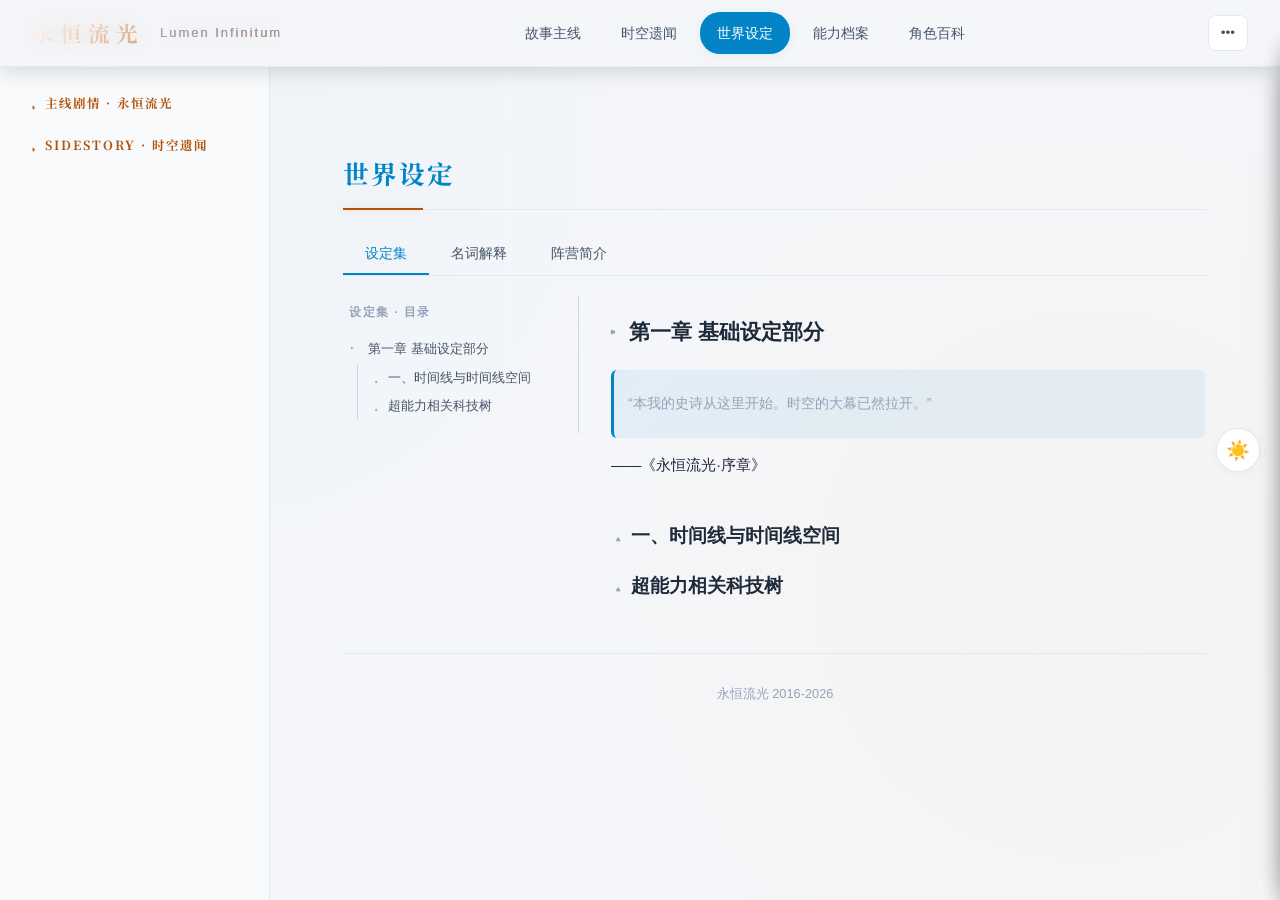
<file: world.html>
<!DOCTYPE html>
<html lang="zh-CN">
<head>
<meta charset="UTF-8">
<meta name="viewport" content="width=device-width, initial-scale=1.0">
<title>永恒流光 Lumen Infinitum · 世界设定</title>
<link rel="preconnect" href="https://fonts.googleapis.com">
<link rel="preconnect" href="https://fonts.gstatic.com" crossorigin>
<link href="https://fonts.googleapis.com/css2?family=Noto+Serif+SC:wght@400;600;700;900&display=swap" rel="stylesheet">
<script src="assets/lumen-theme.js?v=20260916"></script>
<style>
/* ===== Reset & Variables ===== */
:root {
  /* Light Theme（古典羊皮纸与鎏金档案风） */
  --bg: #f5f6f9;
  --bg-card: #ffffff;
  --bg-card-hover: #f0f3f8;
  --bg-elevated: #ffffff;
  --text: #1e293b;
  --text-dim: #475569;
  --text-muted: #94a3b8;

  --accent: #0284c7;
  --accent-soft: rgba(2, 132, 199, 0.08);
  --accent2: #e11d48;
  --accent2-soft: rgba(225, 29, 72, 0.08);
  --accent3: #b45309;
  --gold: #b45309;
  --gold-soft: rgba(180, 83, 9, 0.08);
  --gold-glow: rgba(180, 83, 9, 0.2);

  --border: #e2e8f0;
  --border-light: #cbd5e1;
  --header-bg: rgba(245, 246, 249, 0.85);
  --header-border: rgba(226, 232, 240, 0.8);

  --shadow-sm: 0 2px 8px rgba(15, 23, 42, 0.04);
  --shadow-md: 0 8px 24px rgba(15, 23, 42, 0.08);
  --shadow-lg: 0 16px 40px rgba(15, 23, 42, 0.12);

  --radius-sm: 6px;
  --radius: 12px;
  --radius-lg: 18px;

  --prologue: #0284c7;
  --wokgard: #e11d48;
  --modal-overlay: rgba(15, 23, 42, 0.5);
  --scrollbar-thumb: #cbd5e1;
  --scrollbar-thumb-hover: #94a3b8;

  --story-quote-bg: linear-gradient(135deg, rgba(180, 83, 9, 0.04) 0%, rgba(2, 132, 199, 0.02) 100%);
  --story-quote-border: #b45309;
  --story-quote-text: #334155;
  --sidebar-bg: #f8fafc;

  --font-serif: "Noto Serif SC", "Source Han Serif SC", "Songti SC", "SimSun", Georgia, serif;
  --font-sans: -apple-system, BlinkMacSystemFont, "Segoe UI", "PingFang SC", "Microsoft YaHei", sans-serif;
}
:root.dark {
  /* Dark Theme（深空星海与流光拟态） */
  --bg: #060913;
  --bg-card: rgba(15, 23, 42, 0.65);
  --bg-card-hover: rgba(30, 41, 69, 0.8);
  --bg-elevated: #111827;
  --text: #e2e8f0;
  --text-dim: #94a3b8;
  --text-muted: #64748b;

  --accent: #38bdf8;
  --accent-soft: rgba(56, 189, 248, 0.12);
  --accent2: #fb7185;
  --accent2-soft: rgba(251, 113, 133, 0.14);
  --accent3: #fbbf24;
  --gold: #f59e0b;
  --gold-soft: rgba(245, 158, 11, 0.12);
  --gold-glow: rgba(245, 158, 11, 0.25);

  --border: rgba(255, 255, 255, 0.08);
  --border-light: rgba(255, 255, 255, 0.15);
  --header-bg: rgba(6, 9, 19, 0.8);
  --header-border: rgba(255, 255, 255, 0.08);

  --shadow-sm: 0 2px 10px rgba(0, 0, 0, 0.4);
  --shadow-md: 0 8px 30px rgba(0, 0, 0, 0.5);
  --shadow-lg: 0 20px 50px rgba(0, 0, 0, 0.7);

  --prologue: #38bdf8;
  --wokgard: #fb7185;
  --modal-overlay: rgba(3, 7, 18, 0.85);
  --scrollbar-thumb: rgba(255, 255, 255, 0.15);
  --scrollbar-thumb-hover: rgba(255, 255, 255, 0.3);

  --story-quote-bg: linear-gradient(135deg, rgba(245, 158, 11, 0.06) 0%, rgba(56, 189, 248, 0.03) 100%);
  --story-quote-border: #f59e0b;
  --story-quote-text: #cbd5e1;
  --sidebar-bg: rgba(10, 15, 30, 0.75);
}
* { margin:0; padding:0; box-sizing:border-box; }
body {
  font-family: var(--font-sans);
  background: var(--bg);
  color: var(--text);
  line-height: 1.85;
  overflow-x: hidden;
  -webkit-font-smoothing: antialiased;
  background-image:
    radial-gradient(circle at 15% 15%, rgba(56, 189, 248, 0.04) 0%, transparent 40%),
    radial-gradient(circle at 85% 65%, rgba(245, 158, 11, 0.03) 0%, transparent 40%);
  background-attachment: fixed;
}

/* ===== Scrollbar ===== */
::-webkit-scrollbar { width: 5px; }
::-webkit-scrollbar-track { background: transparent; }
::-webkit-scrollbar-thumb { background: var(--scrollbar-thumb); border-radius: 3px; }
::-webkit-scrollbar-thumb:hover { background: var(--scrollbar-thumb-hover); }

/* ===== 导航栏：星轨晶体玻璃质感 ===== */
.header {
  position: fixed; top:0; left:0; right:0; z-index:1000;
  background: var(--header-bg);
  border-bottom: 1px solid var(--header-border);
  padding: 12px 32px;
  display: flex; align-items: center; justify-content: space-between;
  backdrop-filter: blur(16px);
  -webkit-backdrop-filter: blur(16px);
  box-shadow: 0 4px 20px rgba(0,0,0,0.15);
}
.header .logo {
  font-family: var(--font-serif);
  font-size: 1.35em; font-weight: 700;
  background: linear-gradient(135deg, #fff 0%, var(--gold) 100%);
  -webkit-background-clip: text;
  -webkit-text-fill-color: transparent;
  letter-spacing: 6px; user-select: none;
  filter: drop-shadow(0 0 12px var(--gold-glow));
  display: flex; align-items: center; gap: 8px;
}
.header .logo span {
  font-family: var(--font-sans);
  color: var(--text-muted); font-size: 0.6em; font-weight: 400;
  letter-spacing: 2px; margin-left: 8px;
  -webkit-text-fill-color: var(--text-muted);
}
.header nav { display: flex; gap: 6px; }
.header nav a {
  color: var(--text-dim); text-decoration: none;
  font-size: 0.88em; padding: 7px 16px; border-radius: 20px;
  transition: all 0.25s ease; font-weight: 500;
  border: 1px solid transparent;
}
.header nav a:hover {
  color: var(--text);
  background: var(--accent-soft);
  border-color: rgba(56, 189, 248, 0.2);
}
.header nav a.active {
  color: #fff;
  background: linear-gradient(135deg, var(--accent) 0%, #0284c7 100%);
  box-shadow: 0 2px 12px var(--accent-soft);
}
.site-tools-menu { position: relative; flex: 0 0 auto; }
.site-tools-trigger { width: 36px; height: 36px; padding: 0; border-radius: 50%; border: 1px solid var(--border); background: var(--bg-card); color: var(--text-dim); cursor: pointer; font: 700 1.1em/1 var(--font-sans); }
.site-tools-trigger:hover, .site-tools-trigger[aria-expanded="true"] { color: var(--accent); border-color: var(--accent); }
.site-tools-submenu { position: absolute; top: calc(100% + 10px); right: 0; z-index: 1400; min-width: 184px; padding: 7px; border: 1px solid var(--border-light); border-radius: 12px; background: var(--bg-card); box-shadow: var(--shadow-lg); backdrop-filter: blur(16px); -webkit-backdrop-filter: blur(16px); display: none; }
.site-tools-submenu.show { display: block; }
.site-tools-menu .review-toggle { position: static; width: 100%; padding: 9px 12px; border-radius: 8px; box-shadow: none; text-align: left; white-space: nowrap; }

/* ===== Layout ===== */
.layout {
  display: flex;
  width: 100%;
  max-width: 1500px;
  margin: 58px auto 0;
  min-height: calc(100vh - 58px);
}

@media (min-width: 769px) {
  .header {
    padding-left: max(32px, calc((100vw - 1500px) / 2 + 32px));
    padding-right: max(32px, calc((100vw - 1500px) / 2 + 32px));
  }
}

/* ===== 侧边栏：典籍卷轴式目录 ===== */
.sidebar {
  width: 270px; min-width: 270px;
  background: var(--sidebar-bg);
  border-right: 1px solid var(--border);
  backdrop-filter: blur(12px);
  padding: 20px 8px;
  position: sticky; top: 58px;
  height: calc(100vh - 58px);
  overflow-y: auto;
}
.sidebar h3 {
  color: var(--text-muted); font-size: 0.7em; font-weight: 600;
  text-transform: uppercase; letter-spacing: 2px;
  padding: 14px 18px 6px;
}
.sidebar .chap-link {
  display: block; padding: 8px 16px; margin: 2px 4px;
  color: var(--text-dim); text-decoration: none;
  font-size: 0.86em; border-radius: 8px;
  transition: all 0.2s ease; border-left: 2px solid transparent;
}
.sidebar .chap-link:hover {
  background: var(--bg-card-hover);
  color: var(--text);
  border-left-color: var(--accent);
  padding-left: 20px;
}
.sidebar .chap-link.active {
  background: var(--accent-soft);
  color: var(--accent);
}
.sidebar .badge {
  display: inline-block; font-size: 0.68em; padding: 2px 8px;
  border-radius: 10px; margin-left: 6px; font-weight: 500;
}
.sidebar .badge.prologue { background: rgba(88,166,255,0.15); color: var(--prologue); }
.sidebar .badge.wokgard { background: rgba(247,129,102,0.15); color: var(--wokgard); }

/* ===== Sidebar Multi-level Nav ===== */
.header-left { display: flex; align-items: center; gap: 10px; }
.side-group { margin: 2px 0 4px; }
.side-group-head {
  width: 100%; border: none; background: transparent; cursor: pointer;
  display: flex; align-items: center; gap: 7px;
  font-family: var(--font-serif); font-size: 0.78em; font-weight: 700;
  letter-spacing: 2px; text-transform: uppercase;
  color: var(--gold); text-align: left; padding: 14px 18px 6px;
  transition: color 0.15s ease;
}
.side-group-head:hover { color: var(--text); }
.side-group-head .sg-arrow { display: inline-block; font-size: 0.72em; width: 12px; transition: transform 0.2s ease; }
.side-group.collapsed .sg-arrow { transform: rotate(-90deg); }
.side-group.collapsed .side-group-body { display: none; }

.side-vol-head {
  width: 100%; border: none; background: transparent; cursor: pointer;
  display: flex; align-items: center; gap: 7px;
  font-family: inherit; font-size: 0.84em; font-weight: 600;
  color: var(--text-dim); text-align: left; padding: 8px 18px;
  transition: color 0.15s ease;
}
.side-vol-head:hover { color: var(--text); }
.side-vol-head .sv-arrow { display: inline-block; font-size: 0.66em; width: 12px; color: var(--text-muted); transition: transform 0.2s ease; }
.side-vol.collapsed .sv-arrow { transform: rotate(-90deg); }
.side-vol.collapsed .side-vol-body { display: none; }
.side-vol-body { padding-bottom: 4px; }
.side-empty { padding: 6px 18px 14px 30px; font-size: 0.8em; color: var(--text-muted); }

/* ===== Mobile Menu ===== */
.menu-btn {
  display: none;
  width: 38px; height: 38px;
  border: 1px solid var(--border); border-radius: var(--radius-sm);
  background: var(--bg-card); color: var(--text-dim);
  font-size: 1.1em; line-height: 1; cursor: pointer;
  align-items: center; justify-content: center;
  transition: all 0.2s ease;
}
.menu-btn:hover { color: var(--accent); border-color: var(--accent); }
.side-backdrop {
  display: none; position: fixed; inset: 0; z-index: 950;
  background: rgba(0,0,0,0.45);
}

/* ===== Main Content ===== */
.main {
  flex: 1;
  min-width: 0;
  width: 100%;
  max-width: 960px;
  margin: 0 auto;
  padding: 36px 48px;
}

/* ===== Click Ripple ===== */
.click-ripple {
  position: fixed;
  left: 0;
  top: 0;
  width: 14px;
  height: 14px;
  z-index: 10000;
  pointer-events: none;
  border: 2px solid var(--accent);
  border-radius: 50%;
  box-shadow: 0 0 12px var(--accent-soft), inset 0 0 8px var(--accent-soft);
  transform: translate(-50%, -50%) scale(0.2);
  animation: lumen-click-ripple 620ms cubic-bezier(0.16, 0.74, 0.25, 1) forwards;
}
.click-ripple::after {
  content: '';
  position: absolute;
  inset: -5px;
  border: 1px solid var(--gold);
  border-radius: inherit;
  opacity: 0.7;
}
@keyframes lumen-click-ripple {
  0% { opacity: 0; transform: translate(-50%, -50%) scale(0.2); }
  18% { opacity: 0.9; }
  100% { opacity: 0; transform: translate(-50%, -50%) scale(5.4); }
}
@media (prefers-reduced-motion: reduce) {
  .click-ripple { display: none; }
}

/* ===== Hero 区域：时空大幕 ===== */
.hero {
  text-align: center; padding: 64px 20px 48px;
  position: relative;
}
.hero h1 {
  font-family: var(--font-serif);
  font-size: 3.4em; font-weight: 900; letter-spacing: 16px;
  background: linear-gradient(135deg, #ffffff 0%, #fae8b4 35%, var(--gold) 70%, #d97706 100%);
  -webkit-background-clip: text; -webkit-text-fill-color: transparent;
  background-clip: text;
  margin-bottom: 16px;
  filter: drop-shadow(0 0 24px var(--gold-glow));
}
.hero .tagline {
  font-family: var(--font-serif);
  color: var(--text-dim); font-size: 1.05em; letter-spacing: 5px; font-weight: 400;
  font-style: italic;
}
.hero .divider {
  width: 120px; height: 2px;
  background: linear-gradient(90deg, transparent, var(--gold), transparent);
  margin: 28px auto; opacity: 0.8;
}

/* ===== Hero Intro Text ===== */
.intro-text {
  max-width: 720px; margin: 0 auto; text-align: justify;
  color: var(--text-dim); font-size: 0.95em; line-height: 2.1;
  background: var(--bg-card);
  padding: 28px 32px;
  border-radius: var(--radius);
  border: 1px solid var(--border);
  box-shadow: var(--shadow-sm);
}
.intro-text p { margin: 14px 0; text-indent: 2em; }
.intro-text p:first-child { margin-top: 0; }
.intro-text p:last-child { margin-bottom: 0; }

/* ===== 章节标题与排版 ===== */
.section-title {
  font-family: var(--font-serif);
  font-size: 1.6em; font-weight: 700; margin: 56px 0 24px;
  padding-bottom: 12px; border-bottom: 1px solid var(--border);
  display: flex; align-items: center; gap: 12px; letter-spacing: 2px;
  color: var(--text);
  position: relative;
}
.section-title::after {
  content: ''; position: absolute; bottom: -1px; left: 0;
  width: 80px; height: 2px;
  background: var(--gold);
  box-shadow: 0 0 8px var(--gold-glow);
}
.section-title .icon { font-size: 1.2em; }

/* ===== 典籍风故事引言框 ===== */
.story-quote {
  position: relative;
  margin: 32px 0; padding: 24px 30px 24px 36px;
  background: var(--story-quote-bg);
  border: 1px solid var(--border);
  border-left: 3px solid var(--story-quote-border);
  border-radius: 4px var(--radius) var(--radius) 4px;
  font-family: var(--font-serif);
  font-size: 0.95em; color: var(--story-quote-text); line-height: 1.9;
  box-shadow: var(--shadow-sm);
  backdrop-filter: blur(8px);
}
.story-quote::before {
  content: '“';
  position: absolute; top: -10px; left: 12px;
  font-size: 3em; font-family: Georgia, serif;
  color: var(--gold); opacity: 0.25;
}
.story-quote .quote-source {
  font-size: 0.82em; color: var(--gold); margin-top: 14px;
  text-align: right; font-style: italic; font-weight: 500;
}

/* ===== Chapter paragraph styling ===== */
.chapter-body {
  max-width: 760px;
  margin: 0 auto;
}
.chapter-heading {
  font-family: var(--font-serif);
  font-size: 1.25em;
  font-weight: 700;
  margin: 40px 0 16px;
  padding-left: 12px;
  border-left: 3px solid var(--accent);
  letter-spacing: 1px;
  display: flex;
  align-items: center;
  gap: 8px;
}
.chapter-heading.prologue { border-left-color: var(--prologue); color: var(--prologue); }
.chapter-heading.wokgard { border-left-color: var(--wokgard); color: var(--wokgard); }
.chapter-body p {
  margin: 16px 0; text-indent: 2.2em; line-height: 1.95;
  font-size: 0.96em; color: var(--text);
}
.chapter-body h3 { font-family: var(--font-serif); letter-spacing: 1px; }
.chapter-body p.no-indent { text-indent: 0; }

/* ===== Chapter Cards ===== */
.chapter-grid { display: grid; gap: 16px; margin: 20px 0; }
.chapter-card {
  background: var(--bg-card); border: 1px solid var(--border);
  backdrop-filter: blur(12px);
  border-radius: var(--radius-lg); padding: 22px 24px;
  transition: all 0.35s cubic-bezier(0.2, 0.8, 0.2, 1); cursor: pointer; position: relative;
  overflow: hidden;
  box-shadow: var(--shadow-sm);
}
.chapter-card:hover {
  background: var(--bg-card-hover);
  border-color: rgba(56, 189, 248, 0.4);
  transform: translateY(-5px);
  box-shadow: var(--shadow-md), 0 0 20px var(--accent-soft);
}
.chapter-card::before {
  content: ''; position: absolute; left: 0; top: 0; bottom: 0;
  width: 3px; border-radius: 3px 0 0 3px;
}
.chapter-card.prologue::before { background: var(--prologue); }
.chapter-card.wokgard::before { background: var(--wokgard); }
.chapter-card .card-num {
  font-size: 0.72em; color: var(--text-muted); letter-spacing: 1px;
  margin-bottom: 6px; font-weight: 500;
}
.chapter-card .card-title {
  font-family: var(--font-serif); font-size: 1.15em; font-weight: 700; margin-bottom: 8px; color: var(--text);
}
.chapter-card .card-desc { color: var(--text-dim); font-size: 0.875em; line-height: 1.6; }
.chapter-card .card-tags { margin-top: 10px; display: flex; gap: 6px; flex-wrap: wrap; }
.chapter-card .card-tag {
  font-size: 0.7em; padding: 3px 10px;
  border-radius: 12px; background: var(--accent-soft);
  color: var(--accent); font-weight: 500;
}
.chapter-card .card-tag.wokgard { background: var(--accent2-soft); color: var(--accent2); }

/* ===== 交互名词与人物标签 ===== */
.char-link {
  color: var(--accent); cursor: pointer;
  border-bottom: 1px solid rgba(56, 189, 248, 0.4);
  padding-bottom: 1px; font-weight: 500;
  transition: all 0.2s ease;
}
.char-link:hover {
  color: #fff;
  border-bottom-color: var(--accent);
  text-shadow: 0 0 8px rgba(56, 189, 248, 0.6);
}
.term-link {
  color: var(--gold); cursor: pointer; white-space: nowrap;
  border-bottom: 1px dashed rgba(245, 158, 11, 0.45);
  padding-bottom: 1px;
  transition: all 0.2s ease;
}
.term-link:hover {
  color: #fff;
  border-bottom-color: var(--gold);
  text-shadow: 0 0 8px var(--gold-glow);
}
.term-entry { display: block; }
.term-entry > h3 { margin: 0 0 12px; }
.term-entry > p { margin: 0; text-indent: 0; }

.ability-link {
  color: var(--accent3); cursor: pointer;
  border-bottom: 1px dashed rgba(167,139,250,0.55);
  padding-bottom: 1px; font-weight: 500;
  transition: all 0.2s ease;
}
.ability-link:hover {
  color: #fff; border-bottom-color: var(--accent3);
  text-shadow: 0 0 8px rgba(167,139,250,0.65);
}
.ability-drawer-card h3 { color: var(--accent3); margin: 0 0 4px; font-family: var(--font-serif); }
.ability-drawer-meta { color: var(--text-dim); font-size: 0.85em; margin-bottom: 18px; }
.ability-drawer-desc { line-height: 1.85; white-space: normal; }
.story-continuation { text-align:center; color:var(--wokgard); font-weight:bold; margin:30px 0 !important; }

/* ===== Modal ===== */
.modal-overlay {
  display: none; position: fixed; inset: 0;
  background: var(--modal-overlay); z-index: 2000;
  justify-content: center; align-items: center;
  backdrop-filter: blur(10px);
  -webkit-backdrop-filter: blur(10px);
}
.modal-overlay.show { display: flex; }
.modal {
  background: var(--bg-elevated); border: 1px solid var(--border-light);
  border-radius: var(--radius-lg); max-width: 680px; width: 92%;
  max-height: 82vh; overflow-y: auto;
  padding: 36px 32px; position: relative;
  box-shadow: var(--shadow-lg), 0 0 30px rgba(0,0,0,0.5);
  animation: modalIn 0.25s ease;
}
@keyframes modalIn { from { opacity:0; transform: translateY(16px) scale(0.98); } to { opacity:1; transform: translateY(0) scale(1); } }
.modal .close-btn {
  position: sticky; top: 0; float: right;
  background: none; border: none; color: var(--text-dim);
  font-size: 1.4em; cursor: pointer; z-index: 10;
  width: 34px; height: 34px; display: flex; align-items: center; justify-content: center;
  border-radius: 50%; transition: all 0.15s ease;
}
.modal .close-btn:hover { background: var(--accent-soft); color: var(--text); }
.modal .char-header { display: flex; gap: 16px; align-items: center; margin-bottom: 22px; }
.modal .char-avatar {
  width: 60px; height: 60px; border-radius: 50%;
  display: flex; align-items: center; justify-content: center;
  font-size: 1.6em; font-weight: 700;
  border: 2px solid var(--border-light); flex-shrink: 0;
}
.modal .char-avatar.female { background: var(--accent2-soft); color: var(--accent2); border-color: rgba(247,129,102,0.25); }
.modal .char-avatar.male { background: var(--accent-soft); color: var(--accent); border-color: rgba(88,166,255,0.25); }
.modal .char-avatar.other { background: var(--gold-soft); color: var(--gold); border-color: rgba(212,168,67,0.25); }
.modal .char-name {
  font-family: var(--font-serif);
  font-size: 1.4em; font-weight: 700;
  color: var(--gold);
}
.modal .char-title { color: var(--text-dim); font-size: 0.825em; margin-top: 2px; }
.modal .info-block { margin: 16px 0; }
.modal .info-label {
  font-family: var(--font-serif);
  font-size: 0.72em; color: var(--gold); letter-spacing: 2px;
  margin-bottom: 6px; text-transform: uppercase; font-weight: 600;
}
.modal .info-value { font-size: 0.925em; line-height: 1.7; }
.modal .alias-tag { display: inline-block; margin: 2px 6px 2px 0; padding: 2px 10px; font-size: 0.82em; color: var(--accent); background: rgba(88,166,255,0.1); border: 1px solid var(--accent); border-radius: 10px; }
.modal .crt-badge {
  display: inline-block; padding: 3px 12px;
  border-radius: 16px; font-size: 0.8em; font-weight: 600;
  background: var(--gold-soft); color: var(--gold);
  margin-top: 4px;
}

/* ===== Character Drawer (PC ≥1280px) ===== */
.char-drawer {
  position: fixed; top: 58px; right: 0; bottom: 0;
  width: 720px; z-index: 1200;
  background: var(--bg-elevated);
  border-left: 1px solid var(--border-light);
  box-shadow: -10px 0 40px rgba(0,0,0,0.6);
  transform: translateX(105%);
  transition: transform 0.28s ease;
}
.char-drawer.show { transform: translateX(0); }
.char-drawer .char-drawer-inner {
  width: 100%; max-width: 100%; height: 100%; max-height: 100%;
  border: none; border-radius: 0; box-shadow: none;
  animation: none; padding: 24px 20px;
  overflow-y: auto;
}
@media (max-width: 1279px) {
  .char-drawer { display: none; }
}

/* ===== Timeline ===== */
.timeline { position: relative; padding-left: 28px; margin: 20px 0; }
.timeline::before {
  content: ''; position: absolute; left: 8px; top: 0; bottom: 0;
  width: 2px; background: linear-gradient(180deg, var(--prologue), var(--wokgard));
  border-radius: 1px;
}
.timeline-item { position: relative; margin-bottom: 22px; }
.timeline-item::before {
  content: ''; position: absolute; left: -24px; top: 7px;
  width: 10px; height: 10px; border-radius: 50%;
  border: 2px solid var(--accent); background: var(--bg);
}
.timeline-item.wokgard::before { border-color: var(--wokgard); }
.timeline-item .tl-title { font-weight: 600; font-size: 0.95em; }
.timeline-item .tl-desc { color: var(--text-dim); font-size: 0.825em; margin-top: 4px; }

/* ===== Relationship / Term Cards ===== */
.relation-grid { display: grid; grid-template-columns: repeat(auto-fit, minmax(280px, 1fr)); gap: 14px; margin: 20px 0; }
.relation-card {
  background: var(--bg-card); border: 1px solid var(--border);
  border-radius: var(--radius); padding: 16px 18px;
  transition: all 0.2s ease;
}
.relation-card:hover {
  border-color: var(--border-light);
  box-shadow: var(--shadow-sm);
}
.relation-card .rel-chars { font-weight: 600; margin-bottom: 4px; }
.relation-card .rel-type { font-size: 0.78em; color: var(--gold); margin-bottom: 6px; font-weight: 500; }
.relation-card .rel-desc { font-size: 0.85em; color: var(--text-dim); line-height: 1.6; }
.wiki-jump {
  display: block; text-align: center; margin-top: 22px; padding-top: 16px;
  border-top: 1px dashed var(--border-light);
}
.wiki-jump a {
  display: inline-block; color: var(--accent); text-decoration: none;
  font-size: 0.92em; font-weight: 600; letter-spacing: 1px;
  background: var(--accent-soft); border: 1px solid var(--border);
  border-radius: var(--radius); padding: 10px 22px;
  transition: all 0.2s ease;
}
.wiki-jump a:hover { background: var(--accent); color: #fff; border-color: var(--accent); }

/* ===== Search ===== */
.search-bar { position: relative; margin: 20px 0; }
.search-bar input {
  width: 100%; padding: 11px 18px;
  background: var(--bg-card); border: 1px solid var(--border);
  border-radius: var(--radius); color: var(--text); font-size: 0.925em;
  outline: none; transition: all 0.2s ease; font-family: inherit;
}
.search-bar input:focus { border-color: var(--accent); box-shadow: 0 0 0 3px var(--accent-soft); }
.search-bar input::placeholder { color: var(--text-muted); }

/* ===== Tabs ===== */
.tabs { display: flex; gap: 0; margin: 20px 0; border-bottom: 1px solid var(--border); }
.tab-btn {
  padding: 10px 22px; background: none; border: none;
  color: var(--text-dim); cursor: pointer; font-size: 0.9em; font-weight: 500;
  border-bottom: 2px solid transparent; transition: all 0.15s ease;
  font-family: inherit;
}
.tab-btn.active { color: var(--accent); border-bottom-color: var(--accent); }
.tab-btn:hover { color: var(--text); }

/* ===== Org structure (阵营简介) in world tabs ===== */
.org-card {
  background: var(--bg-card); border: 1px solid var(--border);
  border-radius: var(--radius); padding: 20px 22px; margin-top: 16px;
}
.org-header { display: flex; align-items: center; gap: 8px; margin-bottom: 8px; }
.org-icon { font-size: 1.3em; }
.org-name { font-size: 1.15em; font-weight: 700; }
.org-desc { font-size: 0.9em; color: var(--text-muted); margin-bottom: 14px; }
.org-groups { display: flex; flex-direction: column; gap: 8px; }
.org-group {
  display: flex; align-items: baseline; gap: 12px;
  font-size: 0.92em; line-height: 1.6;
}
.org-group-label {
  flex: 0 0 auto; font-weight: 600; color: var(--gold);
  min-width: 4.5em;
}
.org-group-items { display: flex; flex-wrap: wrap; gap: 6px 16px; }
.org-item { display: inline-flex; align-items: baseline; gap: 4px; }
.org-item em { font-style: normal; color: var(--accent); font-weight: 600; }
.org-note {
  margin-top: 12px; padding: 8px 12px;
  background: var(--bg, transparent); border-left: 3px solid var(--border-light);
  font-size: 0.85em; color: var(--text-dim);
}
.org-arms {
  margin-top: 14px; border-top: 1px dashed var(--border-light); padding-top: 12px;
}
.org-arms-title { font-size: 0.88em; font-weight: 600; color: var(--text-muted); margin-bottom: 8px; letter-spacing: 0.5px; }
.org-arm-row {
  display: grid; grid-template-columns: 1fr 1fr 1.4fr;
  gap: 8px; padding: 5px 0; font-size: 0.88em;
  border-bottom: 1px solid var(--border-light);
}
.org-arm-row:last-child { border-bottom: none; }
.org-arm-dept { color: var(--gold); font-weight: 500; }
.org-arm-ctrl { color: var(--text); }
.org-arm-name { color: var(--accent); }

/* ===== Setting 设定集 tab ===== */
.setting-layout { display: flex; gap: 28px; align-items: flex-start; margin-top: 4px; }
.setting-toc {
  flex: 0 0 236px; position: sticky; top: 70px;
  max-height: calc(100vh - 96px); overflow-y: auto;
  border-right: 1px solid var(--border-light);
  padding: 4px 12px 12px 2px;
}
.setting-toc-title {
  font-size: 0.74em; letter-spacing: 1.5px; color: var(--text-muted);
  font-weight: 700; padding: 2px 4px 10px; text-transform: uppercase;
}
.toc-node { margin: 1px 0; }
.toc-toggle {
  width: 100%; text-align: left; background: none; border: none; cursor: pointer;
  font-family: inherit; color: var(--text-dim); font-size: 0.84em; line-height: 1.45;
  padding: 4px 5px; border-radius: var(--radius-sm);
  display: flex; align-items: flex-start; gap: 5px;
  transition: background 0.15s ease, color 0.15s ease;
}
.toc-toggle:hover { background: var(--accent-soft); color: var(--text); }
.toc-toggle.active { background: var(--accent-soft); color: var(--accent); }
.toc-toggle .toc-arrow {
  flex: 0 0 auto; display: inline-block; width: 13px; font-size: 0.66em;
  color: var(--text-muted); transition: transform 0.2s ease; margin-top: 3px;
}
.toc-node.collapsed > .toc-toggle .toc-arrow { transform: rotate(-90deg); }
.toc-node.collapsed > .toc-children { display: none; }
.toc-children { margin-left: 12px; padding-left: 7px; border-left: 1px solid var(--border-light); }
.set-badge {
  display: inline-block; font-size: 0.66em; padding: 1px 8px; border-radius: 10px;
  background: rgba(247,129,102,0.14); color: var(--accent2); font-weight: 600;
  margin-left: 4px; letter-spacing: 0.5px; flex: 0 0 auto; align-self: center;
}
/* ---- 设定集正文 ---- */
.setting-main { flex: 1; min-width: 0; }
.set-sec { margin: 0; border-left: 2px solid transparent; }
.set-sec:hover > .set-h { border-color: var(--border-light); }
.set-h { display: flex; align-items: center; gap: 2px; margin: 20px 0 4px; font-weight: 700; color: var(--text); }
.set-sec[data-depth="1"] > .set-h { font-size: 1.32em; }
.set-sec[data-depth="2"] > .set-h { font-size: 1.16em; }
.set-sec[data-depth="3"] > .set-h { font-size: 1.06em; }
.set-sec[data-depth="4"] > .set-h { font-size: 1em; }
.set-sec[data-depth="5"] > .set-h { font-size: 0.95em; }
.set-sec[data-depth="6"] > .set-h { font-size: 0.92em; }
.set-h .set-toggle {
  background: none; border: none; cursor: pointer; font-family: inherit;
  font-size: inherit; font-weight: inherit; color: inherit;
  display: flex; align-items: center; gap: 7px; text-align: left; padding: 2px 0;
}
.set-h .toc-arrow {
  flex: 0 0 auto; width: 13px; font-size: 0.7em; color: var(--text-muted);
  transition: transform 0.2s ease;
}
.set-sec.collapsed > .set-h .toc-arrow { transform: rotate(-90deg); }
.set-sec.collapsed > .set-body, .set-sec.collapsed > .set-children { display: none; }
.set-body { padding: 6px 2px 12px; }
.set-body p { line-height: 1.95; margin: 10px 0; font-size: 0.95em; }
.set-quote {
  border-left: 3px solid var(--accent); background: var(--accent-soft);
  padding: 10px 14px; margin: 12px 0; color: var(--text-muted);
  font-size: 0.92em; line-height: 1.9; border-radius: var(--radius-sm);
}
.set-attrib { text-align: right; color: var(--text-muted); font-size: 0.85em; margin: 6px 0 14px; }
.set-figure { margin: 16px 0; text-align: center; }
.set-figure img {
  max-width: 100%; border-radius: var(--radius);
  border: 1px solid var(--border); box-shadow: 0 2px 10px rgba(0,0,0,0.06);
}
.set-figcaption { font-size: 0.8em; color: var(--text-muted); margin-top: 8px; letter-spacing: 0.5px; }
.set-trait { margin: 6px 0; line-height: 1.8; font-size: 0.93em; }
.set-trait strong { color: var(--gold); font-weight: 600; }
.set-empty {
  color: var(--text-muted); font-size: 0.86em; padding: 8px 12px; margin: 10px 0;
  border: 1px dashed var(--border-light); border-radius: var(--radius-sm);
}
.set-note { color: var(--accent2); font-size: 0.88em; font-weight: 500; margin: 10px 0; }
.setting-main > .set-sec:first-child { margin-top: 6px; }
@media (max-width: 768px) {
  .setting-layout { flex-direction: column; gap: 10px; }
  .setting-toc {
    position: static; flex: none; max-height: 40vh; width: 100%;
    border-right: none; border-bottom: 1px solid var(--border-light);
    padding: 4px 4px 8px;
  }
}

/* ===== Table in world tabs ===== */
.ability-table { width: 100%; border-collapse: collapse; margin: 10px 0; font-size: 0.9em; }
.ability-table th {
  padding: 10px 14px; text-align: left; font-weight: 600;
  color: var(--text-muted); font-size: 0.8em; letter-spacing: 1px;
  border-bottom: 1px solid var(--border);
}
.ability-table td {
  padding: 10px 14px; border-bottom: 1px solid var(--border);
  vertical-align: top;
}
.ability-table tr:hover td { background: var(--accent-soft); }

/* ===== Footer ===== */
.footer {
  text-align: center; padding: 28px 20px;
  color: var(--text-muted); font-size: 0.8em; line-height: 1.8;
  border-top: 1px solid var(--border);
  margin-top: 48px;
}

/* ===== Spoiler Toggle ===== */
.spoiler-mark {
  display: inline-block; font-size: 0.75em; padding: 2px 8px;
  border-radius: 10px; background: var(--accent2-soft); color: var(--accent2);
  cursor: pointer; font-weight: 500; vertical-align: middle;
  user-select: none; transition: all 0.2s;
}
.spoiler-mark:hover { opacity: 0.8; }
.spoiler-content { display: none; }
.spoiler-content.show { display: inline; }
.spoiler-content.show.block { display: block; }

/* ===== Review Mode (Annotation System) ===== */
/* ── For future AI maintainers ──
 * The review mode stores annotations in localStorage under key 'lumen-annotations'.
 * Each annotation is attached to an element path and contains the user's comment.
 * When the user says "最新的批注已经修订，请根据批注进行修改",
 * read the annotations (shown via export or from localStorage) and apply the changes.
 * After applying, clear the 'lumen-annotations' key from localStorage.
 * ─────────────────────────────── */
.review-toggle {
  position: fixed; left: 20px; bottom: 20px; z-index: 1100;
  padding: 8px 16px; border-radius: 20px;
  border: 1px solid var(--border);
  background: var(--bg-card);
  color: var(--text-dim);
  cursor: pointer; font-size: 0.85em; font-weight: 500;
  font-family: inherit;
  transition: all 0.2s ease;
  box-shadow: var(--shadow-sm);
  user-select: none;
}
.review-toggle:hover { border-color: var(--accent); color: var(--accent); }
.review-toggle.active {
  background: var(--accent2); color: #fff; border-color: var(--accent2);
}
.review-toggle.danger { border-color: var(--accent2); color: var(--accent2); }
.review-toggle.danger:hover { background: var(--accent2); color: #fff; }

/* 编辑历史按钮（撤回/重做/存档/读档 + 状态文字） */
.review-toggle.hist-btn:disabled { opacity: 0.4; cursor: default; }
.review-toggle.hist-btn:disabled:hover { border-color: var(--border); color: var(--text-dim); }
.review-toggle.hist-status { cursor: default; }

/* 审阅模式悬浮控制坞 */
.review-dock {
  position: fixed;
  left: 24px;
  bottom: 24px;
  z-index: 1200;
  display: flex;
  flex-wrap: wrap;
  gap: 8px;
  background: var(--bg-card);
  backdrop-filter: blur(16px);
  -webkit-backdrop-filter: blur(16px);
  padding: 8px 12px;
  border-radius: 30px;
  border: 1px solid var(--border-light);
  box-shadow: var(--shadow-lg);
  max-width: calc(100vw - 48px);
}
.review-dock:empty { display: none; }
.review-dock .review-toggle,
.review-dock #reviewModeBar {
  position: static !important;
  box-shadow: none;
}
.review-dock #reviewModeBar { display: flex; gap: 8px; }
@media (max-width: 768px) {
  .review-dock { left: 12px; right: 12px; bottom: 12px; max-width: none; border-radius: 18px; }
  .review-dock .review-toggle { padding: 7px 11px; font-size: 0.78em; }
}

/* 读档弹窗 */
.load-dialog {
  position: fixed; left: 500px; bottom: 74px; z-index: 1200;
  width: 340px; max-height: 400px; overflow-y: auto;
  background: var(--bg-card); border: 1px solid var(--border);
  border-radius: 12px; box-shadow: var(--shadow-lg);
  padding: 10px; font-size: 0.82em;
}
.load-dialog .load-head { font-weight: 600; color: var(--text); padding: 4px 6px 10px; border-bottom: 1px dashed var(--border); margin-bottom: 6px; }
.load-dialog .load-item {
  display: flex; align-items: center; gap: 8px;
  padding: 7px 8px; border-radius: 8px; cursor: pointer;
  color: var(--text-dim); border: 1px solid transparent;
}
.load-dialog .load-item:hover { background: rgba(88,166,255,0.08); color: var(--text); }
.load-dialog .load-item.active { background: rgba(168,130,255,0.12); border-color: rgba(168,130,255,0.4); color: var(--text); }
.load-dialog .load-slot { font-weight: 700; color: var(--accent); flex-shrink: 0; }
.load-dialog .load-time { flex: 1; min-width: 0; overflow: hidden; text-overflow: ellipsis; white-space: nowrap; }
.load-dialog .load-count { color: var(--text-muted); flex-shrink: 0; font-size: 0.9em; }
.load-dialog .load-close {
  margin-top: 8px; padding: 6px; text-align: center; cursor: pointer;
  color: var(--text-muted); border-top: 1px dashed var(--border);
}
.load-dialog .load-close:hover { color: var(--accent); }
.review-hint {
  position: fixed; left: 20px; bottom: 62px; z-index: 1100;
  font-size: 0.75em; color: var(--text-muted);
  pointer-events: none; opacity: 0; transition: opacity 0.3s;
}
.review-hint.show { opacity: 1; }

/* Password modal */
.pw-dialog {
  position: fixed; inset: 0; z-index: 3000;
  background: var(--modal-overlay);
  display: none; justify-content: center; align-items: center;
  backdrop-filter: blur(6px);
}
.pw-dialog.show { display: flex; }
.pw-dialog .pw-box {
  background: var(--bg-card); border: 1px solid var(--border-light);
  border-radius: var(--radius-lg); padding: 28px 32px;
  box-shadow: var(--shadow-lg); text-align: center; max-width: 360px;
  animation: modalIn 0.25s ease;
}
.pw-dialog .pw-box h3 { margin-bottom: 12px; font-size: 1.1em; }
.pw-dialog .pw-box input {
  width: 100%; padding: 10px 14px; margin: 10px 0;
  background: var(--bg); border: 1px solid var(--border);
  border-radius: var(--radius-sm); color: var(--text);
  font-size: 0.95em; outline: none; font-family: inherit;
}
.pw-dialog .pw-box input:focus { border-color: var(--accent); box-shadow: 0 0 0 3px var(--accent-soft); }
.pw-dialog .pw-box .pw-btns { display: flex; gap: 8px; margin-top: 12px; }
.pw-dialog .pw-box button {
  flex:1; padding: 8px 16px; border-radius: var(--radius-sm);
  border: 1px solid var(--border); cursor: pointer;
  font-size: 0.85em; font-weight: 500; font-family: inherit;
  transition: all 0.15s;
}
.pw-dialog .pw-box button.confirm { background: var(--accent); color: #fff; border-color: var(--accent); }
.pw-dialog .pw-box button.confirm:hover { opacity: 0.85; }
.pw-dialog .pw-box button.cancel { background: var(--bg); color: var(--text-dim); }
.pw-dialog .pw-box .pw-error { color: var(--accent2); font-size: 0.8em; margin-top: 6px; display: none; }

/* Annotation badges on paragraphs */
.ann-badge {
  display: inline-block; width: 20px; height: 20px; line-height: 20px;
  text-align: center; font-size: 0.7em; font-weight: 700;
  background: var(--gold); color: #fff; border-radius: 50%;
  margin-right: 6px; cursor: pointer; vertical-align: middle;
  transition: all 0.15s; user-select: none;
}
.ann-badge:hover { transform: scale(1.15); }
.ann-badge.resolved { background: var(--text-muted); }

/* Annotated paragraphs get a subtle gold left-border */
.annotated {
  border-left: 3px solid var(--gold) !important;
  padding-left: 16px !important;
}

/* Annotation popup */
.ann-popup {
  position: absolute; left: 0; right: 0; z-index: 1500;
  background: var(--bg-elevated); border: 1px solid var(--border-light);
  border-radius: var(--radius); padding: 14px; margin-top: 6px;
  box-shadow: var(--shadow-md); display: none;
}
.ann-popup.show { display: block; }
.ann-popup textarea {
  width: 100%; min-height: 60px; padding: 8px 10px;
  background: var(--bg); border: 1px solid var(--border);
  border-radius: var(--radius-sm); color: var(--text);
  font-size: 0.875em; font-family: inherit; resize: vertical;
  outline: none;
}
.ann-popup textarea:focus { border-color: var(--accent); }
.ann-popup .ann-actions { display: flex; gap: 6px; margin-top: 8px; justify-content: flex-end; }
.ann-popup .ann-actions button {
  padding: 5px 12px; border-radius: var(--radius-sm);
  border: 1px solid var(--border); cursor: pointer;
  font-size: 0.8em; font-family: inherit; transition: all 0.15s;
}
.ann-popup .ann-actions button.save { background: var(--accent); color: #fff; border-color: var(--accent); }
.ann-popup .ann-actions button.cancel-btn { background: var(--bg); color: var(--text-dim); }
.ann-popup .ann-actions button.delete-btn { background: var(--accent2-soft); color: var(--accent2); border-color: transparent; }
.ann-thread { max-height: 160px; overflow-y: auto; margin-bottom: 8px; font-size: 0.85em; }
.ann-thread .ann-item {
  padding: 6px 8px; border-radius: var(--radius-sm);
  background: var(--bg); margin-bottom: 4px;
  display: flex; justify-content: space-between; align-items: flex-start; gap: 8px;
}
.ann-thread .ann-item .ann-text { flex: 1; color: var(--text); line-height: 1.5; }
.ann-thread .ann-item .ann-meta { font-size: 0.72em; color: var(--text-muted); white-space: nowrap; }
.ann-thread .ann-item .ann-resolve {
  font-size: 0.72em; cursor: pointer; color: var(--text-muted);
  padding: 2px 6px; border-radius: 8px; border: 1px solid var(--border);
  background: var(--bg); white-space: nowrap;
}
.ann-thread .ann-item .ann-resolve:hover { border-color: var(--accent); color: var(--accent); }

/* Export annotations modal */
.export-modal {
  position: fixed; inset: 0; z-index: 3100;
  background: var(--modal-overlay);
  display: none; justify-content: center; align-items: center;
  backdrop-filter: blur(6px);
}
.export-modal.show { display: flex; }
.export-modal .export-box {
  background: var(--bg-card); border: 1px solid var(--border-light);
  border-radius: var(--radius-lg); padding: 24px 28px;
  box-shadow: var(--shadow-lg); max-width: 700px; width: 94%;
  max-height: 82vh; overflow-y: auto;
  animation: modalIn 0.25s ease;
}
.export-modal .export-box pre {
  background: var(--bg); border: 1px solid var(--border);
  border-radius: var(--radius-sm); padding: 14px; font-size: 0.8em;
  line-height: 1.6; white-space: pre-wrap; word-break: break-all;
  max-height: 50vh; overflow-y: auto; color: var(--text);
}
.export-modal .export-box .export-btns { display: flex; gap: 8px; margin-top: 12px; justify-content: flex-end; }
.export-modal .export-box .export-btns button {
  padding: 8px 16px; border-radius: var(--radius-sm);
  border: 1px solid var(--border); cursor: pointer;
  font-size: 0.85em; font-family: inherit; transition: all 0.15s;
}
.export-modal .export-box .export-btns button.copy { background: var(--accent); color: #fff; border-color: var(--accent); }
.export-modal .export-box .export-btns button.cls { background: var(--bg); color: var(--text-dim); }

/* ===== Responsive ===== */
@media (max-width: 768px) {
  .layout { flex-direction: column; }
  .menu-btn { display: inline-flex; }
  .header { padding: 10px 14px; gap: 8px; }
  .header-left { flex: 0 0 auto; min-width: 0; }
  .header .logo { white-space: nowrap; font-size: 1em; letter-spacing: 3px; }
  .header nav { flex: 1 1 auto; min-width: 0; flex-wrap: nowrap; overflow-x: auto; scrollbar-width: none; }
  .header nav::-webkit-scrollbar { display: none; }
  .header nav a { flex: 0 0 auto; padding: 6px 9px; white-space: nowrap; }
  .header .logo span { display: none; }
  .sidebar {
    position: fixed; top: 58px; left: -285px; z-index: 1001;
    width: 285px; height: calc(100vh - 58px);
    padding: 12px 0; border-right: 1px solid var(--border);
    box-shadow: var(--shadow-lg);
    transition: left 0.25s ease;
  }
  .sidebar.open { left: 0; }
  .side-backdrop.show { display: block; }
  .main { padding: 20px 16px; max-width: 100%; }
  .hero { padding: 36px 12px 28px; }
  .hero h1 { font-size: 2em; letter-spacing: 8px; }
  .hero .tagline { font-size: 0.9em; letter-spacing: 2px; }
  .modal { max-width: 96%; padding: 22px 18px; }
  .relation-grid { grid-template-columns: 1fr; }
}

/* ===== Theme Toggle ===== */
.theme-toggle {
  position: fixed; right: 20px; top: 50%; transform: translateY(-50%);
  z-index: 1100;
  width: 44px; height: 44px;
  border-radius: 50%;
  border: 1px solid var(--border);
  background: var(--bg-card);
  color: var(--text-dim);
  cursor: pointer;
  font-size: 1.2em;
  display: flex; align-items: center; justify-content: center;
  transition: all 0.25s ease;
  box-shadow: var(--shadow-sm);
  user-select: none;
}
.theme-toggle:hover {
  color: var(--accent);
  border-color: var(--accent);
  box-shadow: var(--shadow-md);
  transform: translateY(-50%) scale(1.08);
}
.theme-toggle:active { transform: translateY(-50%) scale(0.95); }
@media (max-width: 768px) {
  .theme-toggle { right: 8px; width: 38px; height: 38px; font-size: 1em; }
}

/* ===== ABILITY ARCHIVE ===== */
.ability-archive { display: flex; flex-direction: column; gap: 20px; margin-top: 20px; }
.ability-nav-bar { display: flex; flex-direction: column; gap: 2px; margin: 16px 0 24px; }
.tag-filter-bar { display: flex; flex-wrap: wrap; gap: 6px 8px; margin: 4px 0; align-items: flex-start; }
.tag-filter-label { flex: 0 0 auto; font-size: 0.82em; font-weight: 700; color: var(--gold); min-width: 6.5em; padding-top: 5px; }
.tag-filter-btn { padding: 4px 12px; border-radius: 14px; border: 1px solid var(--border); background: var(--bg-card); color: var(--text-dim); cursor: pointer; font-size: 0.78em; line-height: 1.5; transition: all 0.2s; white-space: nowrap; }
.tag-filter-btn:hover { border-color: var(--accent); color: var(--accent); }
.tag-filter-btn.active { background: var(--accent); color: #fff; border-color: var(--accent); font-weight: 600; }

.ability-sort-bar { display: flex; flex-wrap: wrap; gap: 8px; margin: -6px 0 4px; align-items: center; }
.ability-sort-label { font-size: 0.82em; color: var(--text-muted); margin-right: 4px; }
.ability-sort-btn { padding: 5px 14px; border-radius: 14px; border: 1px solid var(--border); background: var(--bg-card); color: var(--text-dim); cursor: pointer; font-size: 0.78em; transition: all 0.2s; white-space: nowrap; }
.ability-sort-btn:hover { border-color: var(--accent); color: var(--accent); }
.ability-sort-btn.active { background: var(--accent); color: #fff; border-color: var(--accent); }

.ability-card { background: var(--bg-card); border: 1px solid var(--border); border-radius: 14px; padding: 22px 24px; transition: all 0.3s; }
.ability-card:hover { border-color: var(--accent2); box-shadow: 0 2px 12px rgba(0,0,0,0.08); }
.ability-card-top { text-align: center; margin-bottom: 18px; padding-bottom: 14px; border-bottom: 1px solid var(--border); }
.ability-card .ability-name { font-size: 1.35em; color: var(--gold); font-weight: bold; margin-bottom: 8px; }
.ability-meta-bar { display: flex; justify-content: center; gap: 20px; flex-wrap: wrap; font-size: 0.85em; color: var(--text-dim); }
.ability-meta-bar .ability-stats { font-size: 0.8em; color: var(--text-muted); }
.ability-meta-bar .ability-faction-tag { display: inline-block; color: var(--accent); border: 1px solid var(--accent); border-radius: 8px; padding: 1px 8px; font-size: 0.8em; line-height: 1.5; }

.ability-card-body { display: flex; gap: 28px; align-items: flex-start; }
.ability-content { flex: 1; min-width: 0; overflow-wrap: break-word; word-break: break-word; }
.ability-desc { font-size: 0.95em; line-height: 1.8; color: var(--text); margin-bottom: 10px; }
.ability-desc p { text-indent: 2em; margin: 6px 0; }

.ability-quote { margin-top: 14px; padding: 14px 16px; border-left: 3px solid var(--accent); background: var(--bg); border-radius: 0 8px 8px 0; }
.ability-quote .quote-text { display: block; font-size: 0.95em; color: var(--text); font-style: italic; margin-bottom: 6px; line-height: 1.6; }
.ability-quote .quote-attribution { display: block; font-size: 0.78em; color: var(--text-muted); }

.ability-note { font-size: 0.8em; color: var(--text-muted); margin-top: 10px; padding-left: 4px; }

/* 攻城级 (siege-tier, max CRT >= 14): red card frame + badge */
.ability-card-siege { border: 2px solid var(--accent2); box-shadow: 0 0 14px rgba(233,70,90,0.18); }
.ability-card-siege:hover { border-color: var(--accent2); box-shadow: 0 2px 14px rgba(233,70,90,0.28); }
.siege-badge { display: inline-block; margin-left: 8px; padding: 2px 10px; font-size: 0.68em; font-weight: bold; color: #fff; background: var(--accent2); border-radius: 10px; vertical-align: middle; }

/* 神器能力 (artifact-weapon ability): gold card frame + badge */
.ability-card-shenqi { border: 2px solid var(--gold); box-shadow: 0 0 14px rgba(212,175,55,0.22); background: linear-gradient(180deg, var(--bg-card), rgba(212,175,55,0.05)); }
.ability-card-shenqi:hover { border-color: var(--gold); box-shadow: 0 2px 14px rgba(212,175,55,0.32); }
.shenqi-badge { display: inline-block; margin-left: 8px; padding: 2px 10px; font-size: 0.68em; font-weight: bold; color: #2a1e00; background: linear-gradient(135deg, #f0c75e, #c99a2e); border-radius: 10px; vertical-align: middle; }

/* 神器+攻城：神器能力达到攻城级时，红色边框优先于金色 */
.ability-card-shenqi.ability-card-siege { border: 2px solid var(--accent2); box-shadow: 0 0 14px rgba(233,70,90,0.18); background: linear-gradient(180deg, var(--bg-card), rgba(233,70,90,0.05)); }
.ability-card-shenqi.ability-card-siege:hover { border-color: var(--accent2); box-shadow: 0 2px 14px rgba(233,70,90,0.28); }

/* 神器能力框注：能力描述开头的“神器能力”通用说明段落 */
.shenqi-desc-box {
  margin: 0 0 14px; padding: 12px 16px;
  border: 1px solid rgba(212,175,55,0.55);
  border-left: 4px solid var(--gold);
  background: linear-gradient(180deg, rgba(212,175,55,0.10), rgba(212,175,55,0.03));
  border-radius: 8px;
  color: var(--text); font-size: 0.92em; line-height: 1.75;
}

/* 星号段落：斜体 + 连在一起的星号段落用框框起来 */
.ability-desc .star-box {
  margin: 8px 0; padding: 10px 14px;
  border: 1px solid rgba(168,130,255,0.4);
  border-left: 4px solid #a882ff;
  background: rgba(168,130,255,0.06);
  border-radius: 8px;
}
.ability-desc .star-box p { font-style: italic; margin: 4px 0; }

/* 能力吟唱：斜体 + 醒目红字 + 外观框 */
.ability-desc .chant-box {
  margin: 10px 0; padding: 12px 16px;
  border: 1px solid var(--accent2);
  border-left: 4px solid var(--accent2);
  background: var(--accent2-soft);
  border-radius: 8px;
}
.ability-desc .chant-box p { font-style: italic; color: var(--accent2); font-weight: 600; margin: 4px 0; }
.ability-desc .red-mark { color: var(--accent2); font-weight: 600; }

/* 本尼艾诺空白能力：桌面端悬停显现真名，移动端点击显现 */
.lumen-secret {
  cursor: pointer; color: inherit;
  user-select: none;
}
.lumen-secret:hover { color: #c2261b; }
.lumen-secret.revealed {
  color: #c2261b; font-weight: 700; letter-spacing: 1px;
  text-shadow: 0 0 8px rgba(194,38,27,0.6);
  animation: secretReveal 2.4s linear forwards;
}
@keyframes secretReveal {
  0%   { opacity: 0; transform: translateX(0) scale(.9); }
  8%   { opacity: 1; transform: translateX(0) scale(1); }
  12%  { opacity: .5; transform: translateX(-2px) skewX(-3deg); }
  18%  { opacity: 1; transform: translateX(2px) skewX(2deg); }
  24%  { opacity: .6; transform: translateX(-1px); }
  32%  { opacity: 1; transform: translateX(1px) skewX(-2deg); }
  40%  { opacity: .7; transform: translateX(-2px); }
  50%  { opacity: 1; transform: translateX(0) skewX(1deg); }
  60%  { opacity: .5; transform: translateX(2px); }
  70%  { opacity: 1; transform: translateX(-1px) skewX(-1deg); }
  82%  { opacity: .8; transform: translateX(1px); }
  100% { opacity: 1; transform: translateX(0) scale(1); }
}
.lumen-secret.fading { opacity: 0; transition: opacity .45s ease; }

/* 悬停提示框 */
#secretTooltip {
  position: fixed; z-index: 3000;
  padding: 5px 10px;
  background: rgba(18,18,22,0.92);
  color: #ffd9d6;
  border: 1px solid rgba(227,41,31,0.55);
  border-radius: 6px; font-size: 0.78em;
  white-space: nowrap; pointer-events: none;
  box-shadow: 0 2px 10px rgba(0,0,0,0.35);
  opacity: 0; transition: opacity .15s ease;
}
#secretTooltip.show { opacity: 1; }

/* 审阅模式：编辑模式的内联编辑高亮 + 已编辑标记 */
.inline-editing {
  outline: 2px dashed var(--accent); outline-offset: 2px;
  background: rgba(88,166,255,0.06);
  min-width: 1em; cursor: text;
  border-radius: 3px;
}
.review-edited { background: rgba(212,175,55,0.14); border-radius: 3px; }

/* 解放阶段 badge */
.release-badge { display: inline-block; margin-left: 8px; padding: 2px 10px; font-size: 0.68em; font-weight: bold; color: var(--gold); border: 1px solid var(--gold); background: rgba(255,193,84,0.12); border-radius: 10px; vertical-align: middle; }

/* 镇压院区 (suppression-zone) panel: special card + note + radar palette */
.ability-card-zpn { border-color: rgba(168,130,255,0.55); background: linear-gradient(180deg, var(--bg-card), rgba(168,130,255,0.06)); }
.ability-card-zpn:hover { border-color: var(--accent3); }
/* 镇压院区能力同时满足攻城级（|CRT| ≥ 14）：显示框优先紫色镇压院区框，攻城级徽章仍显示 */
.ability-card-zpn.ability-card-siege { border-color: rgba(168,130,255,0.55); box-shadow: none; }
.ability-card-zpn.ability-card-siege:hover { border-color: var(--accent3); box-shadow: none; }
.zpn-badge { display: inline-block; margin-left: 8px; padding: 2px 10px; font-size: 0.68em; font-weight: bold; color: var(--accent3); border: 1px solid var(--accent3); background: rgba(168,130,255,0.12); border-radius: 10px; vertical-align: middle; }
.zpn-note { margin: 0 0 14px; padding: 10px 14px; font-size: 0.82em; color: var(--text-dim); background: rgba(168,130,255,0.08); border: 1px dashed rgba(168,130,255,0.45); border-radius: 8px; line-height: 1.7; }
.radar-data-zpn { fill: rgba(168,130,255,0.18); stroke: var(--accent3); stroke-width: 1.5; }
.radar-dot-zpn { fill: var(--accent3); }

/* 管理员 red box (qb — Administrator speech) */
.ability-admin { margin-top: 14px; padding: 12px 16px; border: 1px solid var(--accent2); border-left: 4px solid var(--accent2); background: rgba(233,70,90,0.07); border-radius: 8px; }
.ability-admin .ability-admin-tag { display: block; font-size: 0.78em; font-weight: bold; color: var(--accent2); margin-bottom: 6px; }
.ability-admin p { font-size: 0.9em; line-height: 1.75; color: var(--text); margin: 4px 0; }

.radar-chart-wrap { flex-shrink: 0; width: 180px; height: 180px; }
.radar-chart-wrap svg { width: 100%; height: 100%; }
/* 数据多边形从"各值=0"展开由 SVG <animate>驱动（见 drawRadarChart），骨架网格/轴线/标签不参与、始终常显 */
.radar-bg { fill: none; stroke: var(--border); stroke-width: 0.5; }
.radar-data { fill: rgba(88,166,255,0.15); stroke: var(--accent); stroke-width: 1.5; }
.radar-dot { fill: var(--accent); }
.radar-label { fill: var(--text-muted); font-size: 10px; text-anchor: middle; }

.ability-empty { padding: 40px 16px; text-align: center; color: var(--text-muted); font-size: 0.95em; }

@media (max-width: 768px) {
  .ability-card { padding: 14px; }
  .ability-card-body { flex-direction: column; align-items: center; }
  .ability-meta-bar { gap: 10px; }
  .radar-chart-wrap { width: 150px; height: 150px; }
  .ability-content { text-align: left; }
  .tag-filter-label { min-width: 5em; font-size: 0.75em; }
  .tag-filter-btn { padding: 3px 10px; font-size: 0.72em; }
}

/* ===== TIMELINE OVERVIEW ===== */
.timeline-overview { margin: 28px 0 10px; }
.timeline-overview .tl-ov-head { text-align: center; margin-bottom: 20px; }
.timeline-overview .tl-ov-head h2 {
  font-family: var(--font-serif);
  font-size: 1.8em;
  font-weight: 800;
  letter-spacing: 4px;
  color: var(--text);
  background: linear-gradient(135deg, #ffffff 0%, var(--gold) 100%);
  -webkit-background-clip: text;
  -webkit-text-fill-color: transparent;
  filter: drop-shadow(0 0 16px var(--gold-glow));
  margin: 0 0 6px;
}
.timeline-overview .tl-ov-head p { font-size: 0.9em; color: var(--text-dim); margin: 0; }
.timeline-grid {
  display: grid;
  grid-template-columns: repeat(auto-fill, minmax(310px, 1fr));
  gap: 22px;
}
.timeline-panel {
  position: relative;
  background: linear-gradient(145deg, var(--bg-card), rgba(15, 23, 42, 0.4));
  backdrop-filter: blur(12px);
  border: 1px solid var(--border);
  border-radius: var(--radius-lg);
  padding: 28px 24px;
  cursor: pointer;
  transition: all 0.35s cubic-bezier(0.2, 0.8, 0.2, 1);
  overflow: hidden;
  box-shadow: var(--shadow-sm);
  min-height: 170px;
  display: flex; flex-direction: column; justify-content: flex-start;
}
.timeline-panel:hover {
  transform: translateY(-5px);
  background: linear-gradient(145deg, var(--bg-card-hover), rgba(30, 41, 69, 0.6));
  border-color: var(--accent);
  box-shadow: 0 12px 32px rgba(0, 0, 0, 0.4), 0 0 20px var(--accent-soft);
}
.timeline-panel .tl-panel-icon {
  font-size: 2.2em; margin-bottom: 12px;
  filter: drop-shadow(0 2px 6px rgba(0,0,0,0.3));
}
.timeline-panel .tl-panel-name {
  font-family: var(--font-serif);
  font-size: 1.3em; font-weight: 700; color: var(--text);
  margin-bottom: 6px;
}
.timeline-panel .tl-panel-tag {
  display: inline-block; font-size: 0.72em;
  color: var(--accent); background: var(--accent-soft);
  border: 1px solid rgba(56, 189, 248, 0.3);
  border-radius: 12px; padding: 2px 10px; margin-bottom: 12px;
  font-weight: 600;
}
.timeline-panel .tl-panel-short {
  font-size: 0.88em; color: var(--text-dim); line-height: 1.7;
}
.timeline-panel .tl-panel-cta { font-size: 0.78em; color: var(--accent); margin-top: auto; padding-top: 12px; font-weight: 600; }
.timeline-modal .tlm-header { display: flex; align-items: center; gap: 12px; margin-bottom: 14px; }
.timeline-modal .tlm-header .tl-icon { font-size: 2em; }
.timeline-modal .tl-stories { font-size: 0.95em; line-height: 1.8; color: var(--text); margin-bottom: 18px; }
.timeline-modal .tl-section { margin: 16px 0; }
.timeline-modal .tl-section-title { font-size: 1.05em; color: var(--gold); font-weight: bold; margin-bottom: 8px; padding-left: 10px; border-left: 3px solid var(--accent); }
.timeline-modal .tl-chips { display: flex; flex-wrap: wrap; gap: 8px; }
.timeline-modal .tl-chip { display: inline-block; padding: 4px 12px; border-radius: 14px; border: 1px solid var(--border); background: var(--bg-card); font-size: 0.82em; color: var(--text); cursor: pointer; transition: all 0.2s; }
.timeline-modal .tl-chip:hover { border-color: var(--accent); color: var(--accent); }
.timeline-modal .tl-jump { display: inline-block; margin-top: 8px; padding: 8px 18px; border-radius: 18px; background: var(--accent); color: #fff; font-size: 0.85em; cursor: pointer; border: none; transition: all 0.2s; }
.timeline-modal .tl-jump:hover { opacity: 0.85; }
@media (max-width: 768px) {
  .timeline-grid { grid-template-columns: 1fr; }
  .timeline-panel { min-height: 140px; }
}
</style>
</head>
<body>

<!-- Theme Toggle -->
<button class="theme-toggle" id="themeToggle" title="切换日间/夜间模式" onclick="toggleTheme()"></button>

<!-- Review Mode Floating Dock -->
<div class="review-dock" id="reviewDock"></div>
<div class="review-hint" id="reviewHint"></div>

<!-- Password Dialog -->
<div class="pw-dialog" id="pwDialog">
  <div class="pw-box">
    <h3>审阅模式需要密码</h3>
    <input type="password" id="pwInput" placeholder="请输入密码" onkeydown="if(event.key==='Enter')verifyPassword()">
    <div class="pw-error" id="pwError">密码错误，请重试。</div>
    <div class="pw-btns">
      <button class="cancel" onclick="closePwDialog()">取消</button>
      <button class="confirm" onclick="verifyPassword()">确认</button>
    </div>
  </div>
</div>

<!-- Export Annotations Modal -->
<div class="export-modal" id="exportModal">
  <div class="export-box">
    <h3 style="margin-bottom:12px;">批注导出</h3>
    <p style="color:var(--text-dim); font-size:0.85em; margin-bottom:12px;">
      以下是所有待处理的批注。请将内容复制给接手项目的 AI，告知其根据批注修改网页。
    </p>
    <pre id="exportContent"></pre>
    <div class="export-btns">
      <button class="cls" onclick="closeExport()">关闭</button>
      <button class="copy" onclick="copyExport()">复制全部</button>
    </div>
  </div>
</div>

<!-- Header -->
<header class="header">
  <div class="header-left">
    <button class="menu-btn" id="menuBtn" aria-label="打开目录" type="button">☰</button>
    <div class="logo">永恒流光<span>Lumen Infinitum</span></div>
  </div>
  <nav>
    <a href="index.html">故事主线</a>
    <a href="sidetory.html">时空遗闻</a>
    <a href="world.html" class="active">世界设定</a>
    <a href="abilities.html">能力档案</a>
    <a href="characters.html">角色百科</a>
  </nav>
  <div class="site-tools-menu" id="siteToolsMenu">
    <button class="site-tools-trigger review-toggle" type="button" aria-label="打开工具菜单" aria-expanded="false">•••</button>
    <div class="site-tools-submenu" id="siteToolsSubmenu"><button class="review-toggle" id="reviewToggle" title="审阅模式：添加批注或直接编辑页面文字">审阅模式</button></div>
  </div>
</header>

<!-- Layout -->
<div class="layout">
  <!-- Sidebar -->
  <aside class="sidebar" id="sidebar">
    <div class="side-group collapsed" id="g-main">
      <button class="side-group-head" type="button"><span class="sg-arrow">▾</span>主线剧情 · 永恒流光</button>
      <div class="side-group-body">
        <div class="side-vol" id="vol-pro">
          <button class="side-vol-head" type="button"><span class="sv-arrow">▾</span>序幕 · 异世的呼唤</button>
          <div class="side-vol-body">
            <a href="index.html#pro-ch01" class="chap-link">第一章 礼奈的日常与云略降临</a>
            <a href="index.html#pro-ch02" class="chap-link">第二至四章 基地日常与能力展现</a>
            <a href="index.html#pro-ch03" class="chap-link">第五至七章 手杖之谜·粥娘实验室</a>
            <a href="index.html#pro-ch04" class="chap-link">第八至九章 正义·前司长的哀伤</a>
            <a href="index.html#pro-ch05" class="chap-link">第十至十一章 可乐之夜·马萨卡暴走</a>
            <a href="index.html#pro-ch06" class="chap-link">第十二章 沃克加德任务·新的征途</a>
            <a href="index.html#pro-ch07" class="chap-link">第十三至十六章 基地遇袭·燃烧的逃亡</a>
            <a href="index.html#pro-ch19" class="chap-link">序幕终章 附魔师与妖狐的棋局</a>
          </div>
        </div>
        <div class="side-vol" id="vol-wok">
          <button class="side-vol-head" type="button"><span class="sv-arrow">▾</span>第一卷 · 星兆之海</button>
          <div class="side-vol-body">
            <a href="index.html#wok-ch01" class="chap-link">第一章 迷雾商船·海盗登场</a>
            <a href="index.html#wok-ch02" class="chap-link">第二章 灵魂投影·新的身份</a>
            <a href="index.html#wok-ch03" class="chap-link">第三章 富家千金·通缉犯罗伊</a>
            <a href="index.html#wok-ch04" class="chap-link">第四章 褐浪酒吧·意外频发</a>
            <a href="index.html#wok-ch05" class="chap-link">第五章 船都之夜·优碧卡的悲剧</a>
            <a href="index.html#wok-ch06" class="chap-link">第六章 云略vs优碧卡·意外的羁绊</a>
            <a href="index.html#wok-ch07" class="chap-link">第七章 圆翼党地下基地·革命策源地</a>
            <a href="index.html#wok-ch08" class="chap-link">第八章 亡灵兔与六八·双面博弈</a>
            <a href="index.html#wok-ch09" class="chap-link">第九章 优碧卡的真相·英勇为怀，广济众生</a>
            <a href="index.html#wok-ch10" class="chap-link">第十章 船都·骑士与医生</a>
            <a href="index.html#wok-ch11" class="chap-link">第十一章 无海·黑旗的拦截</a>
            <a href="index.html#wok-ch12" class="chap-link">第十二章 亚因森特·海洋之心</a>
            <a href="index.html#wok-ch13" class="chap-link">第十三章 内城·执事领事卢卡森</a>
            <a href="index.html#wok-ch14" class="chap-link">第十四章 亡者归来·兔子的底牌</a>
            <a href="index.html#wok-ch15" class="chap-link">第十五章 生命院·潮汐死士</a>
            <a href="index.html#wok-ch16" class="chap-link">第十六章 内城潜行·生命院的棋盘</a>
          </div>
        </div>
        <div class="side-vol collapsed" id="vol-v2">
          <button class="side-vol-head" type="button"><span class="sv-arrow">▾</span>第二卷 · 敬请期待</button>
          <div class="side-vol-body"><div class="side-empty">本卷尚未发布</div></div>
        </div>
        <div class="side-vol collapsed" id="vol-v3">
          <button class="side-vol-head" type="button"><span class="sv-arrow">▾</span>第三卷 · 敬请期待</button>
          <div class="side-vol-body"><div class="side-empty">本卷尚未发布</div></div>
        </div>
      </div>
    </div>
    <div class="side-group collapsed" id="g-side">
      <button class="side-group-head" type="button"><span class="sg-arrow">▾</span>SideStory · 时空遗闻</button>
      <div class="side-group-body">
        <a href="sidetory.html#char-bg" class="chap-link">人物背景</a>
        <a href="sidetory.html#bonus" class="chap-link">番外</a>
        <a href="sidetory.html#events" class="chap-link">特殊事件</a>
      </div>
    </div>
  </aside>
  <div class="side-backdrop" id="sideBackdrop"></div>

    <!-- Main Content -->
  <main class="main" id="main-content">

<!-- ===== WORLD SECTION ===== -->
    <h2 class="section-title" id="world" style="color:var(--accent);">世界设定</h2>
    <div class="tabs" id="worldTabs">
      <button class="tab-btn active" onclick="switchWorldTab('setting', event)">设定集</button>
      <button class="tab-btn" onclick="switchWorldTab('terms', event)">名词解释</button>
      <button class="tab-btn" onclick="switchWorldTab('org', event)">阵营简介</button>
    </div>
    <div id="worldTabContent"></div>
    <div id="settingTab" style="display:none;"></div>


    <!-- Footer -->
    <div class="footer">
      永恒流光 2016-2026
    </div>

  </main>
</div>

<!-- Character Modal -->
<div class="modal-overlay" id="charModal">
  <div class="modal" id="charModalContent"></div>
</div>

<!-- Character / Term / Timeline Drawer (PC ≥1280px) -->
<div class="char-drawer" id="charDrawer">
  <div class="modal char-drawer-inner" id="charDrawerContent"></div>
</div>

<!-- Term Drawer (PC ≥1280px)：名词解释右侧滑出 -->
<div class="char-drawer" id="termDrawer">
  <div class="modal char-drawer-inner" id="termDrawerContent"></div>
</div>

<!-- Ability Drawer (PC ≥1280px) -->
<div class="char-drawer" id="abilityDrawer">
  <div class="modal char-drawer-inner" id="abilityDrawerContent"></div>
</div>

<!-- Timeline Drawer (PC ≥1280px)：时间线卡片右侧滑出 -->
<div class="char-drawer" id="tlDrawer">
  <div class="modal char-drawer-inner timeline-modal" id="tlDrawerContent"></div>
</div>

<!-- Term Modal -->
<div class="modal-overlay" id="termModal">
  <div class="modal" id="termModalContent"></div>
</div>

<!-- Ability Modal -->
<div class="modal-overlay" id="abilityModal">
  <div class="modal" id="abilityModalContent"></div>
</div>

<!-- Timeline Modal -->
<div class="modal-overlay" id="tlModal">
  <div class="modal timeline-modal" id="tlModalContent"></div>
</div>

<script>
// ===== DATA =====
const characters = {
  yunlue: {
    name: '云略', title: '「异世的使徒」· 「流光」', avatar: 'F', avatarText: '云',
    crt: '?', ability: '流光',
    identity: '来自中国的普通女高中生（帏风岭二中十四班），异常穿越者',
    personality: '她总爱先把陌生世界换算成学校、食堂和考试，仿佛只要还能吐槽，事情就没有坏到无法收拾。可真正的危险逼近时，她反而比多数人安静：先看退路，再看队友，最后才想自己能做什么。她害怕成为累赘，却也因此最擅长发现那些被强者忽略的小事。',
    bonds: [
      { with: '礼奈', type: '信任与依赖', desc: '从最初的敬畏发展为深厚的信任。礼奈是第一个完全接纳她的基地成员。' },
      { with: '莱克丝', type: '姐妹般的羁绊', desc: '比莱克丝大六个月，被莱克丝默默当作姐姐般的存在。' },
      { with: '马萨卡', type: '复杂的友谊', desc: '暴走事件后对他既有同情也有戒心，但欣赏他的真诚。' },
      { with: '优碧卡', type: '独特的搭档', desc: '从敌对到互相理解，为优碧卡接上手臂，建立了超越种族的羁绊。' },
      { with: '亡灵兔', type: '隐瞒与守护', desc: '早已知晓他与珀利贝尔的秘密联络，却为了队伍的存续选择了隐瞒。' }
    ],
    quotes: ['"奇变偶不变，符号看象限。"', '"这个世界是不是除了我都是能力使啊？"', '"没在人山人海的食堂抢过饭……还敢试探我的身手？"'],
    appearances: ['序幕·03—18：从电梯废墟中苏醒，逐步成为第二代时之秩序的一员', '第一卷·01—10：以本体误入沃克加德，与优碧卡相遇并帮助她接回断臂', '第一卷·11—18：进入船都、无海与圆翼党行动线，替亡灵兔保守秘密', '第一卷·19—32：参与内城攻坚，从教皇囚厅撤至外城港口'],
    abilityDetail: '「流光」（CRT-?）：<span class="spoiler-content">修瓦尔扎曾有能力「长终」的一个削弱态，具有其部分力量。扭转怀表上的发条后，云略下一次接触的物品将会变为"时间炸弹"，在云略决定发动能力时爆炸，造成一次分贝巨大的音波打击并停止范围内一切生命体的活动能力3-8秒。云略如果在爆炸范围内，也会受到时间停止的影响。时间停止范围内正在运动的物体会在能力启动后的0.3秒内被凝滞住。时间停止的优先级最高，可以打断其他一切时光机能力的引导和施法动作。</span><br><span class="spoiler-mark">（可能涉及剧透，点击查看）</span><br><em style="color:var(--text-muted);">"你真的释放能力了吗？为什么这机器读不出来CRT的数值？"——粥娘</em>',
    tg: '第二代时之秩序|芬奈法拉战线, 未知, 永恒院, 序幕'
  },
  linai: {
    name: '礼奈', title: '「失语的烈阳」· 队长', avatar: 'F', avatarText: '礼',
    crt: '10.8', ability: '双生烈阳',
    identity: '卢纳森特基地特别行动部第二代时之秩序队长，协议能力使',
    personality: '她每天都可能以一个近乎陌生的自己醒来，队长的职责却从未因此断档。礼奈不爱宣告感情；谁该撤退、谁不能掉队、哪一道攻击由她挡住，就是她表达在意的方式。平日的爽朗与战斗中的决断并不矛盾——失去过去的人，反而把眼前每一次选择抓得极紧。',
    bonds: [
      { with: '马萨卡', type: '最佳拍档', desc: '从来到基地的第一天起就是搭档。战场上配合无间，是最信赖的战友。' },
      { with: '云略', type: '接纳与引导', desc: '第一个接纳云略的人，以自己的方式引导她融入这个陌生的世界。' },
      { with: '莱克丝', type: '大姐姐般的关怀', desc: '对莱克丝包容有加，也被莱克丝暗暗尊敬和依赖。' },
      { with: '无名（bbq）', type: '师承之谜', desc: '她的导师，十一年前终结浩劫的传奇。三十秒的记忆是她与导师唯一的联系。' },
      { with: 'boundary', type: '救命之恩', desc: '被他从深海中捞回，在内城瞭望塔上互相袒露了真心。' }
    ],
    quotes: ['"早上好，礼队。我是马萨卡——很高兴第无数次认识你。"（马萨卡对她的问候）', '"第二代时之秩序，从来就不是一个需要隐蔽的组织。"', '"我不能容忍任何一个，被我算作\'队员\'的人在我面前死去。"'],
    appearances: ['序幕·02—18：在失忆的休假日接纳云略，并率队执行沃克加德任务', '第一卷·01—13：以帕瓦蒂·罗伊身份进入外城，重建队伍并追查斯帕里森', '第一卷·14—22：经历无海之战与内城潜行', '第一卷·23—32：与boundary进入生命院下水道，击败莱宁并随斯帕里森撤离'],
    abilityDetail: '「双生烈阳」（CRT-10.8）：<span class="spoiler-content">可以进行一次瞬间移动，要求瞬移的落点必须比自己脚下地面的温度更高。如果瞬移成功，礼奈将可以使自己的下次攻击附带高温燃烧效果。攻击的温度会随着攻击的频率与次数不断上升。升温到一定阶段后礼奈可以刮出温度极高的热浪，并暂时缩小自己的碰撞体积，能够在人群中飞速穿梭。当礼奈从较高地形向较低地形发动俯冲时，她还可以释放"焚风"——一道由火焰组成、向下缓慢推进的高温幕墙，造成无差别杀伤，用以击退敌人或者保护自己。「双生烈阳」不能够使礼奈携带其他人进行瞬移。礼奈可以通过持续升高体温以极大程度地缩短每次发动能力间的冷却。</span><br><span class="spoiler-mark">（可能涉及剧透，点击查看）</span><br><em style="color:var(--text-muted);">"机制简单的能力最好用了。"——粥娘</em>',
    tg: '第二代时之秩序, 卢纳森特, 救赎院, 序幕'
  },
  masaka: {
    name: '马萨卡', title: '「金色的判官」· 双能力使', avatar: 'M', avatarText: '马',
    crt: '11.1（天平）/ 9.4（司明）', ability: '天平 + 司明',
    identity: '卢纳森特基地第二代时之秩序战斗位，罕见的双能力使，协议能力使',
    personality: '热闹、坦率，常在最严肃的场合把事情说得像一场临时起意的冒险。他并不迟钝，只是习惯让身体先替语言作答：危险来临时，路线、距离与敌人的破绽会在一瞬间变得清楚。笑声底下压着监狱年代的旧伤；一旦那部分记忆被撕开，平日照亮队伍的人也会成为最危险的阴影。',
    bonds: [
      { with: '礼奈', type: '绝对的忠诚', desc: '称呼她为"礼队"（谐音 Leader，礼奈觉得这是个糟糕的双关），是礼奈最为信赖的搭档，每天早上重新自我介绍。' },
      { with: '云略', type: '保护欲', desc: '对云略展现出强烈的保护欲，暴走事件后深感愧疚。' },
      { with: '克诺', type: '战友', desc: '虽然常常因为他的俏皮话而无奈，但战场上彼此信任。' },
      { with: '优碧卡', type: '救命恩人', desc: '杀出军务部重重包围，把她从阴影的牢房中一拳救出。' }
    ],
    quotes: ['"早上好，礼队。我是马萨卡——很高兴第无数次认识你。"', '"这玩意不吃不喝，连遛弯都不用，可好养了。"（指他的武器"小凝"）', '"……看来你这家伙就是典狱长了！告诉我你把他关到了什么地方……"（暴走状态）'],
    appearances: ['序幕·02、11—18：与礼奈完成电梯脱险，随后经历记忆药剂引发的暴走', '第一卷·01—13：以赏金猎人斐迪南·马斯克行动，重返圆翼党据点', '第一卷·14—21：经历无海、军务部越狱与生命院外战斗', '第一卷·30—32：支援教皇囚厅攻坚，击破昆汀的水域封锁'],
    abilityDetail: '「天平」（CRT-11.1，高危级）：<span class="spoiler-mark">（可能涉及剧透）</span><span class="spoiler-content">在平衡空间内时间流速快慢的情况下，控制范围内指定区域内任意物品的时间流速，从而加快或减缓其运动状态。因为此能力的表现形式往往改变为物体运动的快慢，马萨卡的「天平」在早期（前三卷）常被认为是"操纵动能的能力"。马萨卡可以加速交通工具、弹射物弹道与肢体的挥动来增加破坏力，也可以减速身边会对自己造成威胁的目标。每次加速都会消耗体力，连续多次加速会严重影响身体机能甚至出现假死现象，但一次足够睡眠后即可恢复正常。只要物体在半径0.8米范围内，加速时不需要直接接触物体。</span>\n解放阶段「天平（解放阶段）」（CRT-12.4）：<span class="spoiler-content">移除连续多次释放的体力限制，且会随着释放次数的增加不断提高每次时间扭曲作用的目标数量和范围。被击倒后会陷入比正常假死更长时间的昏迷；即使赢下战斗，也会在十分钟内快速耗尽体力晕倒。</span>\n「司明」（CRT-9.4）：储存太阳能以操控电能。可以让头发（尤其是呆毛）发光，也可以在短兵相接中麻痹对方。并不是马萨卡的主要战斗能力，主要用于照明，但常常被他用以辅助进攻。',
    tg: '第二代时之秩序, 卢纳森特, 勇气院, 序幕'
  },
  zhengyi: {
    name: '正义（贾斯汀）', title: '情报司前司长', avatar: 'M', avatarText: '正',
    crt: '11.5', ability: '空间断层',
    identity: '卢纳森特基地情报司前司长，圣标联合成员',
    personality: '他把悲伤排进日程，把道歉判定为无效操作，也把每一步逃亡计算得像坐标交换。正义看上去缺少常人的温度，实际却把部下的性命看得重得近乎偏执；越是不能承受失去，他越试图用理性把一切控制在误差以内。于是他的冷漠常常只是另一种过于笨拙的保护。',
    bonds: [
      { with: '兰尼尔', type: '上下级/朋友', desc: '兰尼尔是最了解他的人之一，在他被革职后依然陪伴在侧。' },
      { with: '云略', type: '奇特的因缘', desc: '无意中将她送入沃克加德，对此感到内疚但嘴上从不承认。' },
      { with: '情报司成员', type: '深厚的羁绊', desc: '尽管已被革职，情报司成员们依然对他脱帽致意。' }
    ],
    quotes: ['"道歉是解决不了任何问题的。"', '"我真不知道其他的能力使为什么要在打架的时候胡言乱语，这让他们简直蠢得像是日保院送的大塑料袋。"', '"你在着急什么？这不过只是一场大火而已。"'],
    appearances: ['序幕·09—10：在圣标联合度过被撤职后的‘悲伤时间’', '序幕·14—18：护送云略穿越燃烧的基地，并将她送入沃克加德传送舱', '第一卷·02、18：向小队提供远程情报'],
    abilityDetail: '「空间断层」（CRT-11.5，高危级）：<span class="spoiler-content">在以自己为坐标轴原点并默念一个坐标后，可以立刻拉取坐标处2m×2m×2m的空间并使其与正义面前1m处2m×2m×2m的空间交换。正义操纵「空间断层」进行攻击时往往会以制造地形破坏为主要攻击手段，同时也会以挪移重型物体的方式对自身进行保护。该技能的运用上下限相当广泛——理论上可以直接通过削除空间使目标身体分裂并当场死亡，但正义从来都不会用能力来直接对敌人发动攻击。每次使用能力后正义都会进入10秒钟的缓冲期，期间变得易损且乏力。若在缓冲期再次使用能力，则以他为中心、半径6米内的空间将被以长条状切裂并重组，之后虚弱时间变为1分钟且无法再使用能力。</span><br><span class="spoiler-mark">（可能涉及剧透，点击查看）</span><br><em style="color:var(--text-muted);">"你不会愿意看见别人的脑浆在你面前爆开的。不说残忍与否，至少很恶心。"——未署名录音6331</em>',
    tg: '圣标联合, 卢纳森特, 重构院, 序幕'
  },
  youbika: {
    name: '优碧卡（UPK-002）', title: '炼金仿生人偶', avatar: 'O', avatarText: '优',
    crt: 'N/A', ability: '电锯·血液抽取·超空间穿梭',
    identity: '康明德博士制造的炼金仿生机器人，第二代时之秩序编外成员，科研司特殊机动部队预备役',
    personality: '她用报告句式描述恐惧，用概率计算投降，也会在愤怒模块加载完成前先掉下眼泪。作为炼金仿生人偶，优碧卡曾把生存当作唯一指令；遇见云略与第二代时之秩序后，她第一次开始学习隐瞒思考、承担信任，以及在没有命令时作出选择。机械外壳没有遮住感情，只让每一次感情都显得格外诚实。',
    bonds: [
      { with: '康明德博士', type: '创造者与挚爱', desc: '为了回到博士身边，不惜捕杀能力使维持能量，穿梭了三十二次。' },
      { with: '云略', type: '意外的理解者', desc: '云略是第一个对她展现善意的陌生人，为她接上了断臂。' },
      { with: '礼奈', type: '信任', desc: '以一场旋转三十余圈的"投降"赢得的信任——"我所能做的，竟然只是希望你不要辜负我的信任。"' },
      { with: '马萨卡', type: '救命恩人', desc: '在军务部的阴影牢房中被他一拳救出。' },
      { with: '永冻领域 六八', type: '追捕关系', desc: '六八奉公司之命追捕她以回收原型机，两人之间有过惨烈战斗。' }
    ],
    quotes: ['"根据概率论计算和数据分析……各位并不需要帮助。"', '"本机请求投降。"', '"本机，感到恐惧……"', '"异议。本机没有\'随便杀人\'。正加载愤怒情绪模块。"'],
    appearances: ['第一卷·03—09：在船都逃亡，与云略交战后投降并加入队伍', '第一卷·14—21：参与无海之战，被军务部囚禁后由马萨卡救出', '第一卷·30—32：记录战场数据，协助突破「陆生禁区」'],
    abilityDetail: '右臂内置高频电锯，可通过抽取能力使血液提取指令之力。装配实验型单体超空间穿梭系统（应急模式下以炼金核心供能）。电量仅剩约二十天。感情模块曾出现严重问题，被删除部分记忆。',
    tg: '圆翼党, 沃克加德, 特殊, 第一卷'
  },
  wanglingtu: {
    name: '亡灵兔', title: '孤独的技术天才', avatar: 'M', avatarText: '兔',
    crt: 'N/A（非能力使）', ability: '无',
    identity: '卢纳森特基地第二代时之秩序工程师，非能力使',
    personality: '他信任齿轮、数据和自己留下的后手，唯独不肯轻易信任基地。亡灵兔的关心从不说得好听：修好设备、保留逃生方案、在所有人看不见时同危险的势力交易。秘密被揭开以后，他没有为自己辩解太久，只握住队徽承认——组织可以不可信，身边这些人仍值得。',
    bonds: [
      { with: '克诺', type: '老搭档', desc: '两人在科研司时就已合作，默契十足。' },
      { with: '六八', type: '秘密联系', desc: '与珀利贝尔亲卫队队长建立了微妙的合作关系。' },
      { with: '云略', type: '隐瞒与守护', desc: '她早已看穿他的秘密，却选择替他守住——这份回报他记在了心里。' },
      { with: '第二代时之秩序', type: '深厚但隐晦的羁绊', desc: '"这不是为了那个满是虫豸的基地……而是为了我的朋友们。"' }
    ],
    quotes: ['"这有什么问题。现在基地的情报处在反常状态……"', '"这不是为了那个满是虫豸的基地……而是为了我的朋友们。"', '"我早就不再信任基地了。但我还愿意相信这个队伍。"'],
    appearances: ['序幕·05—08：为云略安装耳译并研究手杖', '第一卷·02—10：秘密联络珀利贝尔实业，随后选择相信队伍', '第一卷·14—18：在无海以镇静剂终结黑旗舰战斗', '第一卷·29—32：参与教皇囚厅地下攻坚与撤离'],
    abilityDetail: '非能力使。精通机械工程和炼金术的基础知识（来自家父的熏陶）。依靠技术能力和聪明才智在战场上发挥作用。持有可与基地及珀利贝尔通讯的秘密联络设备。',
    tg: '第二代时之秩序, 卢纳森特, 无院区/未共鸣, 序幕'
  },
  liuba: {
    name: '「永冻领域」六八', title: '珀利贝尔实业亲卫队队长', avatar: 'O', avatarText: '六',
    crt: '14-18（估）', ability: '永冻领域',
    identity: '珀利贝尔实业亲卫队队长',
    personality: '他总以近乎温柔的礼节面对猎物，湖蓝衣摆与霜气一同抵达，威胁也因此显得更加安静。六八尊重戒心、承认强敌，却从不让这份尊重妨碍追捕；在他看来，礼貌与绝对力量本就可以同时存在。真正令人不安的并非他说了什么，而是他似乎始终没有用尽全力。',
    bonds: [
      { with: '优碧卡', type: '追猎与尊重', desc: '"你是一个值得尊重的劲敌"——在追捕之余，对优碧卡抱有某种敬意。' },
      { with: '亡灵兔', type: '合作关系', desc: '通过亡灵兔获取情报，但尊重对方的底线和戒心。' }
    ],
    quotes: ['"我不希望，在你身上展现出连我自己都无法控制的强大力量。"', '"有戒心是好事。很高兴能看到你这么操心自己的组织。"'],
    appearances: ['第一卷·03：在船都以「永冻领域」截住优碧卡', '第一卷·08：与亡灵兔进行秘密会面', '第一卷·15、26、32：在无海与旧排洪区留下三次冰霜介入'],
    abilityDetail: '常态阶段-「永冻领域」（CRT-13.7）：<span class="spoiler-content">以自己为球心控制周围空气的温度。常规状态下最低温度可达零下120至零下200摄氏度，降温所需时间为10秒，范围为半径七米。可使用以下攻击方式：操控被凝华的水蒸气覆盖的物体环绕自身进行保护；把冻结范围转移到武器上（半径五米，最低零下90至零下150摄氏度）；通过快速升温降温制造热浪；冻结朝自己飞来的弩箭和弹药并随机弹射回各个方向；把冻结的水蒸气作为子弹发射；制造简易冰墙。当周围空气水蒸气被全部凝结时降温会停止。</span><br>解放阶段-「永冻领域·温度坍缩」（CRT-14.8）：<span class="spoiler-content">降温极限下降到接近零下273.15摄氏度。温度坍缩的指令一旦下行，温度将在0.5秒内暴跌至零下273摄氏度以下，再缓慢地无限接近绝对零度。可冻结氮气形成护盾，操纵被冷冻物体（正常情况为五倍体重），使气压极速增大将物体压碎。关闭能力后气压会剧烈失衡并带着温度爆炸，使周围逼近真空。</span><br><span class="spoiler-mark">（可能涉及剧透，点击查看）</span>',
    tg: '珀利贝尔实业 · 亲卫队, 霍因佩兹, 无院区/未共鸣, 第一卷'
  },
  kangmingde: {
    name: '康明德', title: '科研司司长', avatar: 'M', avatarText: '康',
    crt: 'N/A', ability: '未知',
    identity: '卢纳森特基地科研司司长，沃克加德行动协同联络者',
    personality: '他是科研司最擅长把危险技术说成可执行方案的人，也是优碧卡跨越三十二次时间线仍要寻找的创造者。康明德的从容常带着学者式的幽默，遇到真正的技术风险时却会迅速收紧措辞。对他而言，设备、任务与人从来不是三件互不相干的事。',
    bonds: [
      { with: '优碧卡', type: '创造者与挚爱', desc: '制造了优碧卡，两人之间存在着超越创造者与造物的深厚羁绊。优碧卡为了回到他身边，不惜一切代价。' }
    ],
    quotes: ['"千万别叫我\'康博士\'或\'康教授\'，那样容易让人误会我是个长川人。"'],
    appearances: ['序幕·13：作为科研司司长说明沃克加德任务', '第一卷：通过优碧卡与基地失联状态持续影响行动'],
    abilityDetail: '具体能力未知。专精于先进微电子元件和巫魔炼金科技。作为科研司司长主持多项机密研发项目。优碧卡是他最杰出的作品之一。',
    tg: '基地其他部门, 卢纳森特, 无院区/未共鸣, 序幕'
  },
  sipalisen: {
    name: '斯帕里森', title: '海盗之王·宝藏猎人', avatar: 'M', avatarText: '斯',
    crt: '9.7', ability: '空屿',
    identity: '潮涌居士号船长，（前）宝藏猎人，传说级人物',
    personality: '传闻里的海盗之王终于出现时，先递来的不是炮火，而是一顶帽子和一场衡量价值的谈话。斯帕里森喜欢宝物，也喜欢能让局面发生变化的人；他看似随性，实际始终在计算谁值得招揽、哪一条退路还活着。越危险的时刻，他越像只是来赴一场迟到的约。',
    bonds: [],
    quotes: [],
    appearances: ['序幕·13：作为沃克加德行动的核心目标被提及', '第一卷·01—24：始终以情报、传闻与他人的选择影响局势', '第一卷·27—32：在莱宁死后现身，招揽众人并以‘无定’撕开水闸'],
    abilityDetail: '「空屿」（CRT-9.7）：心跳和肢体运动提供抗性护盾，护盾被击破时爆出尖利水刺击退周围敌人并再生水膜。水膜存在时护盾回复加速。持有大量宝物：威尔士柯基（腐蚀金属弯刀）、金色巡回（展开式回旋镖）、鹦鹉螺壳（激光）、章鱼令牌（召唤巨型章鱼）、无定（穿墙传送门）等。',
    tg: '潮涌居士号, 沃克加德, 均衡院, 第一卷'
  },
  kenuo: {
    name: '克诺', title: '「灵魂之桥」· 支援位', avatar: 'M', avatarText: '克',
    crt: '8.9', ability: '灵魂之桥',
    identity: '第二代时之秩序支援位，来自卢纳森特奎斯塔尔圣奈特莉堡',
    personality: '他总能把技术说明讲得不那么吓人，也总能在队伍快要僵住时塞进一句不合时宜的俏皮话。克诺的温和不是缺少立场：真正需要作出选择时，他会把自己放在队友与危险之间。支援对他而言不是站在后方，而是确保所有人还有下一步可走。',
    bonds: [
      { with: '亡灵兔', type: '老搭档', desc: '两人在科研司时就已合作，默契十足。' },
      { with: '云略', type: '帮助者', desc: '第一个为云略安装耳译的人，一直努力帮助她适应环境。' }
    ],
    quotes: ['"我很高兴能认识你，云略。"', '"应到四人，实到四人……某种意义上来说，咱们已经可以开始行动了。"'],
    appearances: ['序幕·03—08：确认云略身份并参与手杖、耳译与能力测试', '第一卷·01—18：承担队伍支援与联络工作', '第一卷·29—32：参与教皇囚厅地下攻坚并组织伤员撤离'],
    abilityDetail: '「灵魂之桥」（CRT-8.9）：<span class="spoiler-content">使目标和自己的肉体失去实体，进入"幽灵状态"。在此期间一切物体都会直接穿过两人，以此来达到让两人免疫一切攻击的效果。这也意味着处在幽灵状态下的人可以在墙壁之间穿梭。「灵魂之桥」持续五秒，冷却时间为120分钟。如果能力的目标只有克诺自己，那么时间将会被大幅度延长至15秒。持续时间结束后，"桥上之人"的躯体会立刻在当前自己所处的位置重现。如果在能力解除时目标在障碍物之中，会被回弹至一个有充足空间的落点。</span><br><span class="spoiler-mark">（可能涉及剧透，点击查看）</span><br><em style="color:var(--text-muted);">"非常朴素的援助能力，简直就是为了保护队友而生的呢！"——粥娘</em>',
    tg: '第二代时之秩序, 卢纳森特, 生命院, 序幕'
  },
  laikesi: {
    name: '莱克丝', title: '文书', avatar: 'F', avatarText: '莱',
    crt: 'N/A（非能力使）', ability: '无',
    identity: '第二代时之秩序唯一文职人员，十六岁',
    personality: '她嘴快、尖锐，习惯先用刻薄守住自尊，再悄悄替别人把麻烦收拾干净。作为队伍里唯一的文职人员，莱克丝比任何人都在意自己是否有用，也因此格外敏感于能力使与普通人之间的差距。她很少把关心说出口，电话另一端失控的哭声却总会泄露答案。',
    bonds: [
      { with: '礼奈', type: '尊敬与依赖', desc: '被礼奈当妹妹一样照顾，虽然嘴上不承认。' },
      { with: '云略', type: '姐姐般的羁绊', desc: '比云略小六个月，在陌生人面前会害羞，但相处久了就变得十分亲近。' }
    ],
    quotes: ['"我真是对你们这群能力使羡慕嫉妒恨……"', '"谁——谁呀？一天两次不算特别夸张吧？！"', '"如果你想死得像块炸鸡一样……"'],
    appearances: ['序幕·05—13：作为队伍文职与后勤人员登场', '序幕·14—18：在基地袭击中留守并维持联络', '第一卷·18：通过通讯确认小队仍然存活'],
    abilityDetail: '非能力使。第二代时之秩序年龄最小的成员。负责文书工作，同时在努力学习苛志室药物护理员的知识。对记忆分离药剂等化学品有一定了解。',
    tg: '第二代时之秩序, 卢纳森特, 无院区/未共鸣, 序幕'
  },
  zhouniang: {
    name: '粥娘', title: '「狂乱的鸡尾酒」· 圣标联合药学家', avatar: 'F', avatarText: '粥',
    crt: '8.4', ability: '狂乱的鸡尾酒',
    identity: '圣标联合实验组唯一成员，全能的科学家兼药学家',
    personality: '兔耳、试剂瓶与一刻不停的语速让她的实验室像一场随时会爆炸的聚会。粥娘会为了新奇现象忘记分寸，也会在危险数据出现的一秒内收起全部玩笑。她擅长把禁忌技术包装成夸张比喻，真正落到操作上，却比任何人都清楚一滴药剂会夺走或还回什么。',
    bonds: [
      { with: '礼奈', type: '医患/合作', desc: '为礼奈配置显影液以读取被删除的记忆，帮助她面对失忆症。' },
      { with: '兰尼尔', type: '收治', desc: '收治了患有特殊"言语辐射病"的兰尼尔，为他提供治疗和庇护。' },
      { with: '正义', type: '同事', desc: '与正义同在圣标联合工作，对这位前司长的古怪性格早已习以为常。' }
    ],
    quotes: ['"哎呀，陋室没来得及好好收拾收拾，真是十分不好意思……"', '"玩笑话，玩笑话！"', '"这玩意可见不得光……来——喝了它，把这段保密程度极高的记忆过他个一遍。"'],
    appearances: ['序幕·08—10：以显影液帮助礼奈读取被删去的记忆，并检查云略的手杖与能力'],
    abilityDetail: '「狂乱的鸡尾酒」（CRT-8.4）：随时可以进行一次"调酒"，使自己瓶中的蒸馏水立刻变为一罐高温的鸡尾酒。如果鸡尾酒自然降回常温则会变回蒸馏水。喝下或被打中的人如果不是攻击目标则只是普通鸡尾酒；如果是敌人，液滴会展现出强大的腐蚀性，像毒蛇一样主动钻入目标身体。被鸡尾酒制造出的伤口无法用常规手段治愈，只能止血并等待自愈。可通过切除更大伤口来解除负面影响——这一治疗方法被粥娘本人称作"醒酒"。',
    tg: '圣标联合, 卢纳森特, 无院区/未共鸣, 序幕'
  },
  boundary: {
    name: 'boundary', title: '「孤尽幻怨」· 圆翼党骨干', avatar: 'M', avatarText: 'B',
    crt: '10.0', ability: '孤尽幻怨',
    identity: '拜瑞尔·弗兰蒂尔斯，船都出生的黑帮，圆翼党骨干成员',
    personality: '他习惯躲在烟里，把善意说成任务，把留下说成自己别无选择。boundary不相信宏大口号，也不愿承认自己正在保护谁；可每当路线断绝，他总是那个先回头的人。对船都的忠诚、对罗伊遗愿的执拗，以及对礼奈逐渐建立的信任，都被他压进短促而刻薄的句子里。',
    bonds: [
      { with: '罗伊（礼奈）', type: '守护者', desc: '受罗伊先生遗嘱前来保护她，从深海中把她捞回，又陪她穿越内城的重重封锁。' },
      { with: '歌涅法', type: '同志', desc: '同为圆翼党成员，在船都并肩战斗。' },
      { with: '第二代时之秩序', type: '主动入伙', desc: '明明厌世，却选择走下瞭望塔，为这个队伍赌上自己的性命。' }
    ],
    quotes: ['"免冠以示我微不足道的敬意，罗伊小姐。"', '"计划哪赶得上变化。"', '"别费劲了。你不是帕瓦蒂·罗伊。"', '"如果那神出鬼没的船长真要独身救出他的手下……这就是他们，最后的活路。"'],
    appearances: ['第一卷·01—10：救下礼奈，奉罗伊遗愿保护她并带队接触船都', '第一卷·14—18：在黑旗舰船舱与亚因森特交战，随后从深海救回礼奈', '第一卷·23—32：与礼奈进入生命院下水道，共同迎战莱宁并撤出内城'],
    abilityDetail: '「孤尽幻怨」（CRT-10.0）：以自己为中心释放大量烟雾，范围约20米。烟雾逐渐加重并具有隔音效果，完全展开后可隔绝一切声音。在烟雾中boundary获得行动速度加成，吸入烟雾的敌人抗击打能力被削弱。无论是否戴口罩，烟雾不会对他自身造成影响。',
    tg: '第二代时之秩序, 卢纳森特, 生命院, 序幕'
  },
  hongying: {
    name: '鸿荧', title: '「希冀院」· 桃花源之主 · 第五代战线最高领导者', avatar: 'F', avatarText: '鸿',
    crt: '?', ability: '希冀院 · 妖术',
    identity: '妖灵（妖狐），芬奈法拉桃源中立国缔造者，第五代芬奈法拉战线最高领导者，道杰斯的唯一入室弟子',
    personality: '她以狐妖之身建立桃源，也以战线领导者的身份承受漫长年代留下的债。鸿荧的从容不是遗忘，而是把失去的人留在梦、棋局和仍要维持的秩序里。面对道杰斯时，那层领袖的克制才会短暂松动，露出跨越十一年仍未结束的等待。',
    bonds: [
      { with: '道杰斯', type: '千年羁绊 · 唯一传人', desc: '既是恩师亦是"杀亲仇人"。从利用到信赖，她已成为这位附魔师千年以来唯一的传人。"我的梦境都在让我相信\'你已经死去\'……如果我真的向这种想法屈服……那才是我最害怕的事情呀。"' },
      { with: '布格弥', type: '可靠的兄长', desc: '对她有求必应、甘当前锋；她则从这位骑士身上看见了自己理想的影子。' },
      { with: '斯卡娜', type: '晚辈', desc: '把这位年轻的伦茨斯特王女视作最受照顾的孩子，却又信任她足以肩负起国家的重担。' }
    ],
    quotes: ['"若您在战线或桃源有事相托，请尽管与我诉说。"'],
    appearances: ['时空遗闻·鸿荧：桃花源没有季节', '序幕·19：在桃源梦境中与道杰斯对弈，讨论十一年后的灾难'],
    abilityDetail: '希冀院能力持有者——与「绝望院」相对，拥有压制痛苦、激发希望的力量，也是唯一能够将完全解放的道杰斯从深渊中拉回的存在。兼修妖灵一族操纵天候的妖术，能精密调节整片土地的降雨与季风。作为整个时间线空间内近乎全部超能力形式领域的资深学者，是名副其实的妖术大师。',
    tg: '芬奈法拉战线, 芬奈法拉, 希冀院, 第五卷'
  },
  daojiesi: {
    name: '道杰斯', title: '附魔师 · 「绝望院」能力使', avatar: 'M', avatarText: '道',
    crt: '?', ability: '附魔术 · 绝望院 · 覆命审判',
    identity: '德诘埃尔·迦诃达弥，两千五百岁以上的人类，附魔术奠基人，绝望院第一位能力使，第一至五代芬奈法拉战线成员、第二至四代战线队长',
    personality: '他把两千五百年的见闻收进学者般平静的礼节里，谈及死亡与归来时也像在推演一盘棋。作为附魔术的奠基人和多代战线的同行者，道杰斯很少浪费一句话；越接近真正的代价，他的语气反而越轻。牺牲并未让他退出故事，只让他暂时站到了棋盘之外。',
    bonds: [
      { with: '鸿荧', type: '千年羁绊 · 唯一传人', desc: '他的学生与助手，相互信任且无话不谈，已锻炼出无需交流便能知晓对方心思的默契。"十一年前我的牺牲为他们带去了和平——十一年后这场灾难也必将把我带回到你的身边。"' },
      { with: '艾弗里', type: '幕后智囊 · 酒友', desc: '唯一能与他共鸣那些千年前往事的存在，同他相处时常展现出难得的松弛。' },
      { with: '布格弥', type: '最信赖的战友', desc: '这位不苟言笑的副官是他最亲近的盟友，常被他善意调侃。' },
      { with: '修瓦尔扎', type: '最强的臂膀', desc: '无条件服从他的命令，但因"传承结晶"的侵蚀与他保持着礼节性的疏离。' },
      { with: '奈普茜璐', type: '决策的制定者', desc: '战线的主要决策由大天使长奈普茜璐制定，他作为队长负责执行与作战调度。' }
    ],
    quotes: ['"幸会。我是道杰斯，一介学者，一名法师。"'],
    appearances: ['序幕·19：以梦中棋手的身份短暂出现，留下关于归来与循环的判断'],
    abilityDetail: '「附魔术」：附魔术是一门"信息"的艺术。以引燃青金石为触媒，从随身携带的附魔书中"抽出"术式——高密度魔弹、复杂结界、振奋或削弱目标状态、为武器施加咒印，甚至能在一定范围内随意分配空间的形态、修改物体的物理状态。常携魔剑「花青」，以附魔后的青金石即时铸造剑刃。<br>「绝望院能力」：作为终端四区之一，绝望院对其它能力使有极其明显的克制作用。可为屏障、魔弹与武器附加偏转指令之力的效果，将能力使造成的破坏降至三到四成。「噩梦燃烧」——令「花青」化为被青金石晶体覆盖的双手大剑，燃烧出黑色的火焰，攻击强度强化至原先的数十到数百倍；「光影交锋」——超载绝望之力化为黑雾缠绕强化自身，可轻易单手挥动启动「噩梦燃烧」的魔剑，但仅能维持约三十秒，超时将被绝望之力彻底吞噬。<br>「覆命审判」：持有战线唯一的神谕碎片。在埋藏最多五块充能青金石后，无论距离多远、过了多久，都可立刻在埋藏地制造爆炸，并将范围内记录的所有信息重置到安置时的状态——可以使人真正意义上的"死而复生"，是至今任何技术都无法企及的力量。',
    tg: '芬奈法拉战线, 芬奈法拉, 绝望院, 第五卷'
  },
  wuming: {
    name: '无名（bbq）', aliases: ['bbq', 'Q总', '无名', '本尼艾诺'], title: '传奇·晨霄与暮鼓的共主', avatar: 'M', avatarText: '无',
    crt: '?', ability: '无名',
    identity: '十一年前终结大浩劫的传奇能力使，礼奈的导师，英雄组织"晨霄"与"暮鼓"的共主',
    personality: '她只在礼奈被删去的三十秒里留下清晰轮廓：棒球帽、黑风衣、快得无法捕捉的剑，以及一句不肯解释的命名。十一年前的英雄身份让所有人都试图替她写下注解，她本人却始终藏在代号之后。对礼奈而言，无名不是传说，而是一段每天都会再次失去的师承。',
    bonds: [
      { with: '礼奈', type: '导师', desc: '礼奈的能力启蒙者，"史上最强的学员"——他的评价。' }
    ],
    quotes: ['"不错。真是史上最强的学员！你已经觉醒了时光机能力……而且也对我造成了伤害。"', '"我的存在不能在基地里公之于众……如果你要来找我，可以去我们刚才相遇的地方，高喊那个我曾用过的名字——\'bbq\'。"'],
    appearances: ['序幕·10：在礼奈恢复的三十秒记忆里完成特训，并为「双生烈阳」命名'],
    abilityDetail: '具体能力未知。十一年前凭借一己之力终结了席卷世界的"大浩劫"。目前似乎在暗中为基地效力，但基地方面不愿公开这个事实。粥娘的判断："这次行动逼出了基地的王牌……绝对不止是援护灾难这么简单。"',
    tg: '基地其他部门, 卢纳森特, 决意院, 序幕'
  },
  yiwanlaosi: {
    name: '伊万劳斯', title: '海港主 · 圆翼党领袖', avatar: 'M', avatarText: '伊',
    crt: '?', ability: '未知',
    identity: '沃克加德海港主，圆翼党领袖',
    personality: '他把褐浪酒吧的地下室经营成革命的心脏，也把圆翼党彼此矛盾的成员拢在同一张桌旁。伊万劳斯懂得等待，却不会把等待误当成退让；当外城的火终于烧起来，他第一个站上吧台，把筹谋多年的那句话交给所有人。',
    bonds: [
      { with: '圆翼党', type: '领袖', desc: '统率隐藏于褐浪酒吧之下的圆翼党地下基地。' },
      { with: '鲍勃', type: '同志', desc: '酒馆老板鲍勃是圆翼党的区域管理部长，为其管理暗中的联络。' }
    ],
    quotes: ['"革命的时刻到了。"'],
    appearances: ['第一卷·06—09：在褐浪酒吧地下基地接纳第二代时之秩序', '第一卷·18—19：向外城宣告圆翼党起义', '第一卷·29—32：组织教皇囚厅正面攻坚与撤离'],
    abilityDetail: '具体能力未知。作为海港主掌控着沃克加德的海港命脉，是圆翼党反抗教皇统治的精神支柱。',
    tg: '圆翼党, 沃克加德, 无院区/未共鸣, 第一卷'
  },
  gieniefa: {
    name: '歌涅法', title: '浪庄游击队队长 · 海蓝骑士', avatar: 'F', avatarText: '歌',
    crt: '8.8', ability: '幻冥灵骑',
    identity: '船都贫民窟浪庄游击队队长',
    personality: '她说话时容易慌，长枪递出去时却从不犹豫。歌涅法对同伴、浪庄与斯帕里森抱着近乎固执的信任，哪怕证据不足，也会先为那份信任挡下一击。她的明亮不是不懂危险，而是在看清船都的生活以后仍愿意相信会有出口。',
    bonds: [
      { with: 'boundary', type: '同志', desc: '同为圆翼党成员，在船都并肩战斗。' },
      { with: '斯帕里森', type: '恩人', desc: '斯帕里森两年来持续接济船都，在她心中是船都的大救星。' },
      { with: '琉璐珀', type: '战友', desc: '同为船都出身，一个在前线冲锋，一个在后方行医。' }
    ],
    quotes: ['"我是贫民窟浪庄游击队的队长，歌涅法！引导这片区域的孩子，调节船都内部的各种矛盾……偶尔也整顿整顿陆地上下来的那些坏人。欢迎几位来到我们的基地！"'],
    appearances: ['第一卷·03、11—13：在船都与浪庄接应众人，并加入出海行动', '第一卷·14—18：经历无海之战后护送队伍返回外城', '第一卷·29—32：参与圆翼党攻坚与撤离'],
    abilityDetail: '「幻冥灵骑」（CRT-8.8）：幻化出一匹半透明的蓝色战马，骑乘时力量与反应力小幅提升。常以折叠式长枪作战，骑乘时展开长枪发起冲刺。战马依存于她的意志存在，重伤时会自动消散。',
    tg: '浪庄游击队, 沃克加德, 无院区/未共鸣, 第一卷'
  },
  liulupo: {
    name: '琉璐珀', title: '船都全科医生', avatar: 'F', avatarText: '琉',
    crt: '?', ability: '潜入 · 催眠',
    identity: '船都的全科医生',
    personality: '栗色头发常先从门后探出来，琥珀色眼睛则已经把来客从头到脚审过一遍。琉璐珀自称医生，却对潜入、催眠和秘密交易更有兴趣；她不轻易相信内城人，也不吝于为真正需要帮助的人留下药、路线和一句锋利的提醒。',
    bonds: [
      { with: '歌涅法', type: '战友', desc: '同为船都出身，一个在前线冲锋，一个在后方行医。' },
      { with: '云略', type: '指点', desc: '临别时赠予写着"Leon"的小瓶，为云略指明潜入内城之路。' },
      { with: '里昂', type: '秘密联络', desc: '受里昂所托转交一本古书，两人之间似有秘密往来。' }
    ],
    quotes: ['"我叫琉璐珀，船都的全科医生。只是比起治病，更擅长潜入和催眠罢了。"'],
    appearances: ['第一卷·11—13：在船都试探礼奈，把里昂留下的古书交给云略', '第一卷·16、19：参与接应并留下通往教条院的线索'],
    abilityDetail: '并非觉醒时光机能力的战斗型能力使。擅长潜入、催眠与高超的医术。与里昂保持秘密联络，似乎掌握着通往内城的特殊途径。',
    tg: '其他, 沃克加德, 无院区/未共鸣, 第一卷'
  },
  meinade: {
    name: '梅纳德·庞奇', title: '教皇城海域海盗首领', avatar: 'M', avatarText: '梅',
    crt: '?', ability: '感官抑制剂（器械）',
    identity: '教皇城海域海盗的头领，斯帕里森麾下',
    personality: '他用近乎礼貌的措辞完成抢劫、杀戮与威胁，像是只要礼仪还在，海盗的世界便仍有秩序。梅纳德对斯帕里森的忠诚混着野心，对亚因森特的信任也混着利用；当黑旗舰真正失控时，那套从容才显出裂缝。',
    bonds: [
      { with: '斯帕里森', type: '效忠', desc: '名义上的"海盗王"，实则将斯帕里森奉为"王上之王"。' },
      { with: '亚因森特', type: '同僚', desc: '同属斯帕里森麾下，亚因森特是他的副手。' }
    ],
    quotes: ['"本海盗团就是负责接济船都的唯一供应商。"', '"拒绝执行此项命令的，同样是我。"'],
    appearances: ['第一卷·01：以黑旗舰截停商船', '第一卷·14—16：在无海与第二代时之秩序开战并被俘'],
    abilityDetail: '无明确的时光机能力记载。惯用铺天盖地的白色泡沫——感官抑制剂，隔绝视野、封锁听觉的反能力使毒剂，令能力使沦为待宰的羔羊。',
    tg: '其他, 沃克加德, 无院区/未共鸣, 第一卷'
  },
  yayinsente: {
    name: '亚因森特·埃德加', title: '鱼叉手 · 无海巨舰副手', avatar: 'M', avatarText: '亚',
    crt: '?', ability: '未知',
    identity: '梅纳德·庞奇的副手，两米余高的鱼叉手',
    personality: '两米余高的潜水盔甲让他像一段从深海拖上甲板的沉默。亚因森特更愿意用站位、铁锚与鱼叉表达判断；他可以接受自己成为诱饵，却不愿看着海上的均衡被一群陌生人轻易打破。即使倒下，他仍像在等待真正的目标出现。',
    bonds: [
      { with: '梅纳德', type: '同僚', desc: '同属斯帕里森麾下，是梅纳德的得力副手。' },
      { with: '斯帕里森', type: '目标', desc: '以苦肉计逼迫"无海之王"斯帕里森现身。' }
    ],
    quotes: ['"既然得到了我的认可，那就必须彻底消亡。"'],
    appearances: ['第一卷·01：破雾登船，掷出千斤铁锚', '第一卷·14—16：在黑旗舰深处与boundary交战，随后成为军务部的处刑诱饵', '第一卷·28：其处境被斯帕里森重新解释'],
    abilityDetail: '披潜水重甲、以一条铁臂作战的巨人，具体能力细节待补。胸前的蓝色水晶"海洋之心"如心脏般跳动，脱落时掀起了十米高的海啸。',
    tg: '蓝河明船, 沃克加德, 无院区/未共鸣, 第一卷'
  },
  lukasen: {
    name: '伦道夫·卢卡森', title: '内城军务部执事领事', avatar: 'M', avatarText: '卢',
    crt: '11.9', ability: '白夜浪客',
    identity: '内城军务部执事领事，教会武装力量核心',
    personality: '圆顶帽、油灯与修整齐整的络腮胡，使他的审讯看上去更像一场彬彬有礼的会面。卢卡森从不急着提高声音，因为阴影会替他完成威胁；他善于把利益摆成唯一的选择，也善于在对方拒绝以后，让整间屋子证明代价。',
    bonds: [
      { with: '马萨卡', type: '拉拢对象', desc: '点破其"传奇"赏金猎人的底细，欲以军务部之职收编。' },
      { with: '亚因森特', type: '处刑', desc: '主持对头号通缉犯亚因森特的处刑。' }
    ],
    quotes: ['"这盏油灯，最多还能烧三十分钟。屋里没有光是什么样，我想你自己很清楚。希望咱们合作愉快。"'],
    appearances: ['第一卷·16—17：在军务部病房审问马萨卡并以「白夜浪客」设下威胁', '第一卷·29—30：追入教皇囚厅旧通道，试图截杀撤离者'],
    abilityDetail: '「白夜浪客」（CRT-11.9）：以双眼化作光源，用影子绞杀敌人的能力。',
    tg: '其他, 沃克加德, 无院区/未共鸣, 第一卷'
  },
  liang: {
    name: '里昂', title: '「堕乐之园」· 神秘的借书人', avatar: 'M', avatarText: '里',
    crt: '12.3', ability: '堕乐之园',
    identity: '神秘来客，与琉璐珀有秘密往来',
    personality: '他对大多数事情都显得兴致缺缺，连出手相助也像在履行一条与自己无关的旧约。里昂长期居于深雾城，腐化之力使他既能打开道路，也可能把敌我一同吞没。唯独谈到K的生死时，那层虚无会出现一道无法解释的缝。',
    bonds: [
      { with: '琉璐珀', type: '秘密联络', desc: '托她转交古书，似与她约定暗中相见。' },
      { with: '云略', type: '线索', desc: '云略手持"Leon"之瓶，循他的足迹潜入教条院地下。' }
    ],
    quotes: ['"不能在这里久留。我看见巡逻队了。"'],
    appearances: ['第一卷·12—13：通过琉璐珀与红桃K留下合作条件', '第一卷·29—32：打开教皇囚厅旧通道，与斯帕里森共同泄洪并留在后方殿后'],
    abilityDetail: '「堕乐之园」（CRT-12.3）：驾驭"腐化"侵染并萃取物体内部的"古老的黑暗"，使其化为受他掌控的"腐化之地"。',
    tg: '深雾城阵营, 沃克加德, 无院区/未共鸣, 第一卷'
  },
  lannier: {
    name: '兰尼尔', title: '言语辐射病患者', avatar: 'M', avatarText: '兰',
    crt: '?', ability: '言语辐射',
    identity: '受言语辐射病困扰的少年，圣标联合的收治对象',
    personality: '他越害怕给别人添麻烦，开口时造成的压迫便越让所有人无所适从。兰尼尔因此习惯后退、道歉和把话咽回去，却仍在正义最狼狈的时候守在旁边。沉默不是软弱，而是他每天都在替周围人承担的一种克制。',
    bonds: [
      { with: '正义（贾斯汀）', type: '守望', desc: '在圣标联合相伴，总想劝他别再酗酒。' },
      { with: '粥娘', type: '收治', desc: '粥娘为他提供治疗与庇护。' }
    ],
    quotes: ['"……他说话让人感觉……特别不舒服……"'],
    appearances: ['序幕·09：在圣标联合照看被撤职的正义，并因言语辐射病陷入新的窘境'],
    abilityDetail: '患"言语辐射病"——每说一个字，周围的人都会感到强烈的压迫与慌乱。',
    tg: '圣标联合, 卢纳森特, 无院区/未共鸣, 序幕'
  },
  lainuo: {
    name: '莱诺', title: '卢纳森特基地最高领导人', avatar: 'M', avatarText: '莱',
    crt: 'N/A', ability: '无',
    identity: '卢纳森特基地最高领导人',
    personality: '他很少亲自出现在人群里，声音却能从中央核心抵达基地的每一条走廊。莱诺习惯把危机压缩成命令与时间表，在真正需要承担后果时也不会把决定交给别人。基地的扩张、救援与强硬，都在他的沉默授权下同时发生。',
    bonds: [],
    quotes: [],
    appearances: ['序幕·13—18：在中央核心下达沃克加德任务，并在基地袭击中作出最后处置'],
    abilityDetail: '非能力使。卢纳森特基地的最高领导人。',
    tg: '初代时之秩序, 卢纳森特, 真理院, 第一卷'
  },
  wanjiete: {
    name: '万杰特', title: '「创世之耀」· 初代时之秩序', avatar: 'M', avatarText: '万',
    crt: '12.3（创世之耀）/ 14.0（日昳散）', ability: '创世之耀 + 日昳散',
    tg: '初代时之秩序, 卢纳森特, 救赎院, 序幕',
    identity: '初代时之秩序的成员，神器「创世之耀」的持有者',
    personality: '白色石英大剑使他在传闻中像一团不会熄灭的日光。万杰特的战斗方式直接得近乎残酷：召剑、点燃、冲入敌阵，直到生理意义上的死亡也不能让动作停下。那份耀眼既是力量，也是被严格计时的代价。',
    bonds: [
      { with: '莱诺', type: '初代战友', desc: '与莱诺同为初代时之秩序成员，共同经历了无数战斗。' },
      { with: '杏子', type: '初代战友', desc: '同为初代成员，在战斗中相互掩护。' }
    ],
    quotes: ['"创世之耀——归于我手！"'],
    appearances: ['序幕：作为初代时之秩序成员被提及'],
    abilityDetail: '「创世之耀」（CRT-12.3）：神器能力。获得驾驭白色石英大剑「创世之耀」的能力——可远程召唤、火焰附魔、强制瞬移目标至剑下、高温射线。\n「日昳散」（CRT-14.0）：解放阶段，点燃大剑进入22秒狂暴——切断痛觉与听觉、爆发移动速度、每次攻击强制瞬移3名敌人。22秒后重置为毫发无损状态，但5分钟内无法再使用能力。'
  },
  hongmao: {
    name: '红猫', title: '「间力乱流」· 圣标联合', avatar: 'F', avatarText: '猫',
    crt: '12.5', ability: '间力乱流',
    tg: '圣标联合, 卢纳森特, 赦除院, 序幕',
    identity: '圣标联合能力使，异猫族裔，拥有异常严重的辐射病',
    personality: '她的异猫体质让速度与反应成为本能，辐射病却时刻提醒她不能任由力量失控。红猫挥动鞭刃时像一道贴地掠过的红色噩梦，口中却只会平静提醒对手别乱动。克制不是温柔，而是她留给周围人的安全距离。',
    bonds: [
      { with: '正义', type: '圣标联合同僚', desc: '同为圣标联合成员，多次共同执行任务。' }
    ],
    quotes: ['“别乱动弹了，我不想误伤你。对不长眼的刀刃够快，但是对我来说……实在是太慢了。”'],
    appearances: ['序幕：圣标联合成员，特别行动部能力测试'],
    abilityDetail: '「间力乱流」（CRT-12.5）：以自己为中心捕获范围内的各种力并进行模拟——模拟力最大可达被模拟力的70%。可自由决定作用对象和方向，用法包括隔空打击、偏转攻击、增强鞭刃、甚至让自己飞行。半径8m。'
  },
  jingjue: {
    name: '靖珏', title: '「狭明万象」· 圣标联合', avatar: 'F', avatarText: '靖',
    crt: '10.6', ability: '狭明万象',
    tg: '圣标联合, 卢纳森特, 重构院, 序幕',
    identity: '圣标联合能力使，传送门能力者',
    personality: '她把空间当作可以随手折叠的纸，也把严肃的能力报告当作适合乱写批注的空白页。靖珏的调皮并不妨碍战斗判断；传送门一旦展开，她会用最短的路径把敌人、武器与危险重新排列。',
    bonds: [
      { with: '粥娘', type: '测试与被测试', desc: '粥娘负责记录她的能力数据，但总被她加满搞怪批注。' }
    ],
    quotes: ['“你能不能别在我的能力记录报告上瞎加批注，靖珏？”（粥娘对她的抱怨）'],
    appearances: ['序幕：圣标联合成员，特别行动部能力测试'],
    abilityDetail: '「狭明万象」（CRT-10.6）：为手持物体加注指令之力，在物体远离手持端处撕裂空间形成传送门奇点。可自由缩短手持物体长度。传送门存在25秒，可开启“斩杀模式”自由操纵传送门大小——因体积过大不能完全通过的物体会被部分传送而切割。最大范围直线125m，连续释放时急剧衰减至15m。'
  },
  pulanqiang: {
    name: '普兰奇昂', title: '「装甲大师」· 初代时之秩序', avatar: 'M', avatarText: '普',
    crt: '10.5', ability: '装甲大师',
    tg: '初代时之秩序, 卢纳森特, 救赎院, 序幕',
    identity: '初代时之秩序成员，防御型能力使',
    personality: '他不抢夺战场中央的位置，只让一道道看不见的装甲先抵达队友身上。普兰奇昂的稳重来自对重量与承受极限的熟悉；当别人能够继续向前时，他的能力才算真正完成。',
    bonds: [
      { with: '莱诺', type: '初代战友', desc: '同为初代时之秩序成员，担任队伍的防御核心。' }
    ],
    quotes: [],
    appearances: ['序幕：作为初代时之秩序成员被提及'],
    abilityDetail: '「装甲大师」（CRT-10.5）：平时表现为防弹背心。穿上后可释放三个能力（共享10分钟冷却）：①为最多10人套上隐形轻甲（3分钟）；②为最多2人套上10倍重量隐形重甲（10秒）；③操控最多3人的盔甲使其移动或飞行（2分钟）。自身前方或后方半径8m扇形范围。'
  },
  xingzi: {
    name: '杏子', title: '「电照掣集」· 初代时之秩序', avatar: 'F', avatarText: '杏',
    crt: '9.6', ability: '电照掣集',
    tg: '初代时之秩序, 卢纳森特, 解放院, 序幕',
    identity: '初代时之秩序成员，电场操控能力使',
    personality: '千万伏电压在她手中既能成为战场雷霆，也能沦为给电器充电和飞镖作弊的日常工具。杏子很少为力量摆出庄严姿态，温和与务实反而使那片电场显得更加危险。',
    bonds: [
      { with: '莱诺', type: '初代战友', desc: '同为初代时之秩序成员。' }
    ],
    quotes: [],
    appearances: ['序幕：作为初代时之秩序成员被提及'],
    abilityDetail: '「电照掣集」（CRT-9.6）：对范围内的任意两点施加电场。用途包括释放电流、球形闪电、引来雷电、控制/摧毁电子设备、间接控制磁场移动铁质物体、在导体中制造电流使其熔化、弱电流麻痹神经系统。以自己为球心半径10m空间范围内任意两点。'
  },
  qibi: {
    name: '奇比', title: '「无穷酒馆」· 初代时之秩序 · 检察院院长', avatar: 'F', avatarText: '奇',
    crt: '6.0', ability: '无穷酒馆',
    tg: '初代时之秩序, 卢纳森特, 无院区/未共鸣, 序幕',
    identity: '初代时之秩序成员，现任检察院院长',
    personality: '她能把检察院走廊改成路灯跑酷场，也能在某个拐角后消失进全是‘奇比’的酒馆。奇比对自己的荒诞能力早已习以为常，最大的解释往往只是酒馆打折；正因如此，旁人才更难判断她究竟把多少秘密藏在玩笑里。',
    bonds: [
      { with: '莱诺', type: '初代战友', desc: '同为初代时之秩序成员。' }
    ],
    quotes: ['“那家酒馆给所有‘奇比’打五折！”'],
    appearances: ['序幕：作为初代时之秩序成员被提及'],
    abilityDetail: '「无穷酒馆」（CRT-6.0）：可能在任何拐角处消失，进入一扇门后出现在一家昏暗酒馆的木制走廊上。酒馆里全是和她长得一样的“奇比”。会主动躲避其他人——只有奇比独自一人时才会出现。该能力的范围“完全无法侦测”，面板全C仅为奇比日常行动范围的平均值。'
  },
  twikyo: {
    name: 'Twikyo', title: '「西格玛谜题」· 基地检察院', avatar: 'M', avatarText: 'T',
    crt: '10.5', ability: '西格玛谜题',
    tg: '基地其他部门, 卢纳森特, 真理院, 序幕',
    identity: '卢纳森特基地检察院成员，重力操控能力使',
    personality: '他把重力写成一道必须先数清目标的谜题。Twikyo在出手前总要计算奇偶、质量与范围，冷静得像检察院里一台不会出错的仪器；而当目标超过规则的安全边界，他也会被自己建立的秩序一同卷入。',
    bonds: [
      { with: '奇比', type: '检察院长官', desc: '在检察院院长奇比的领导下工作。' }
    ],
    quotes: [],
    appearances: ['序幕：基地检察院成员'],
    abilityDetail: '「西格玛谜题」（CRT-10.5）：控制重力。奇数个目标→全部加重；偶数个目标→全部失重。范围内目标越多、质量越大，效果越明显。超过16个目标时自身也会受影响。无法单独解除——只能全体解除后进入冷却。以自己为中心底面半径15m高8m的圆柱范围。'
  },
  xiuwaerzha: {
    name: '修瓦尔扎', title: '「长终」· 黑死神解放者 · 芬奈法拉战线创立者', avatar: 'F', avatarText: '修',
    crt: '18.0（长终）/ 15.8（劣化长终）', ability: '长终 / 劣化长终',
    tg: '芬奈法拉战线, 芬奈法拉, 永恒院, 第三卷',
    identity: '芬奈法拉战线创立者，黑死神艾威尔的解放者，时间停止能力使',
    personality: '她曾解放黑死神、建立芬奈法拉战线，也曾被敌人的能力改写成自己信念的反面。修瓦尔扎的沉稳来自跨越千年的责任，即便神智被侵蚀，时间仍在她手中以最后的方式反抗。云略身上的‘流光’，正像她被历史削弱后仍未熄灭的一点回声。',
    bonds: [
      { with: '阿芙忒乐尔斯特', type: '宿敌', desc: '被阿芙忒以「名实的分离」洗脑改造，能力被劣化。' },
      { with: '鸿荧', type: '战线传承', desc: '芬奈法拉战线的创立者，战线领导权后传至鸿荧。' }
    ],
    quotes: ['“长终。”（发动能力的施术号令）', '“请不要对艾威尔大人的意志作无谓的抗争。我们尽快结束吧。”'],
    appearances: ['第三卷：洛琛顿时间线，与阿芙忒乐尔斯特的最终战'],
    abilityDetail: '「长终」（CRT-18.0）：扭转怀表发条后，下次接触的物品变为“时间炸弹”——爆炸造成贯穿力极强的音波打击并停止范围内一切生命的活动12-20s。在时停范围内可自由移动，速度与力量增强。时停优先级最高——可打断一切时光机能力。以投掷物为中心12m×12m×12m范围。\n「劣化长终」（CRT-15.8）：被阿芙忒洗脑改造后的削弱态，效果相近但范围与持续时间略有下降。云略的「流光」是此能力的进一步削弱态。'
  },
  afuteleersite: {
    name: '阿芙忒乐尔斯特', title: '「死神首席」· 腐化之主 · 神之仆从', avatar: 'F', avatarText: '芙',
    crt: '13.1（暗月淑女）/ 15.9（浊梦尖啸）/ 16.1（名实的分离）', ability: '暗月淑女 + 浊梦尖啸 + 名实的分离',
    tg: '死神首席, 洛琛顿, 解放院, 第三卷最终战',
    identity: '死神首席成员，三大“神之仆从”之一，腐化之力的化身',
    personality: '她把腐化灌入世界，也让自己成为腐化的一部分。阿芙忒乐尔斯特善于先侵蚀认知，再把敌人确信的现实改写成伤口；疯狂并未损害她的算计，反而使每一次温柔的措辞都像在试探猎物还能坚持多久。',
    bonds: [
      { with: '修瓦尔扎', type: '宿敌', desc: '以「名实的分离」洗脑改造了修瓦尔扎，使其能力劣化。' }
    ],
    quotes: ['“难道你以为，仅凭这种拙劣的工艺……也能挡住我？！”', '“……你可曾畏服于所谓‘时空’？”'],
    appearances: ['第三卷最终战：洛琛顿时间线，与芬奈法拉战线的决战'],
    abilityDetail: '「暗月淑女」（CRT-13.1）：驾驭腐化术——侵染并萃取物体内部”古老的黑暗”使其变为腐化之地。在腐化之地上可操纵地表、召唤恶念造物（腐化植物、触手、怪物）。范围内所有指令之力削弱。接触指令之力时加速蔓延。成熟阶段引发”完全扭曲状态”——幻觉与认知失常。半径30m，理论无限。\n「浊梦尖啸」（CRT-15.9）：引爆腐化之地或孢子，沿爆炸轨迹冲锋（接近光速）——汲取精神力强化防御。腐化稀薄时闪烁至最近睁眼者的视野中。闪现30m，俯冲1000m。\n「名实的分离」（CRT-16.1）：提取目标的”掌心精神世界”判定精神状态。处于完全扭曲状态且体能不支时可改写其精神世界——幻觉可能变为现实造成物理伤害。可捏碎精神世界以洗脑目标。同时作用于暗月淑女范围内所有完全扭曲状态的目标。'
  }

,
  k: {
    name: 'K', title: '「红桃K」· 圆翼党赏金猎人', avatar: 'M', avatarText: 'K',
    crt: 'N/A', ability: '无',
    identity: '圆翼党成员，活跃于教皇城外城的赏金猎人',
    personality: '他拔枪与改口的速度几乎一样快：上一刻还在和马萨卡决斗，下一刻听见“自己人”便能立刻请酒。K擅长把误会理解成神迹，把危险理解成可以下注的机会；看似缺根筋，却对外城的路线、赏金猎人的规矩和同伴的生死有着极实用的判断。',
    bonds: [
      { with: '马萨卡', type: '同行与损友', desc: '两名赏金猎人从一场误射开始认识，之后总能在最混乱的地方重新碰头。' },
      { with: '里昂', type: '未知的保护', desc: '里昂把合作条件写得很清楚：K必须活着回来；K本人却不知道理由。' }
    ],
    quotes: ['“这是自己人？……那晚上的酒由我来请。”', '“神仙小姐，圆翼党的革命果然有神明庇佑！”'],
    appearances: ['第一卷·06：在圆翼党地下基地与马萨卡交火', '第一卷·13：以红桃K留下里昂的邀约', '第一卷·29—32：参与教皇囚厅攻坚并随众人撤离'],
    abilityDetail: '非能力使。熟悉赏金猎人的枪械、外城道路与教皇囚厅旧转运路线。',
    tg: '圆翼党, 沃克加德, 无院区/未共鸣, 第一卷'
  },
  leining: {
    name: '莱宁·克拉克', title: '「纵火狂徒」· 军务部高级将领', avatar: 'M', avatarText: '莱',
    crt: '11.7', ability: '纵火狂徒',
    identity: '教皇城内城军务部高级将领，秘密谋划叛逃者',
    personality: '他主动请守最薄弱的旧水道，把一场伏击同时做成通往叛逃的后门。莱宁渴望向“那位大人”证明价值，也因此无法容忍新的竞争者出现；礼奈没有死在火坑里的那一刻，兴趣、嫉妒与杀意便在他脸上依次亮起。战斗越见血，他越接近真正的狂热。',
    bonds: [
      { with: '斯帕里森', type: '单方面的效忠', desc: '把投奔海盗之王视为摆脱军务部并取得更高地位的机会。' },
      { with: '诺阿', type: '监听与隐瞒', desc: '被「唤起」标记后刻意回避关键名字，不让诺阿听见完整计划。' }
    ],
    quotes: ['“你会成为我向那位大人尽忠的阻碍。”'],
    appearances: ['第一卷·25—26：在旧排洪区伏击礼奈与boundary'],
    abilityDetail: '能力「纵火狂徒」的完整规则请点击能力名查看。',
    tg: '蓝河明船, 沃克加德, 救赎院, 第一卷'
  },
  kuntin: {
    name: '安托尼奥·昆汀', title: '「陆生禁区」· 双盾死士', avatar: 'M', avatarText: '昆',
    crt: '12.6', ability: '陆生禁区',
    identity: '受军务部驱使的海水能力使，重要通路的封锁者',
    personality: '昆汀不追逐荣誉，只把命令执行成一片无法绕行的水域。两面重盾既是武器，也是他维持循环的节拍；旧伤、蒸汽与不断上涨的消耗都没有让他主动后退。与乌盾的黑潮联动以后，他制造的每一寸海水都变成了控制人群的疆界。',
    bonds: [{ with: '乌盾', type: '命令与联动', desc: '「陆生禁区」为黑潮铺开传播介质，使封锁从一人防线扩张为整片战场。' }],
    quotes: ['“我的委托只是‘赦除’……把所有的后路全部阻断。”'],
    appearances: ['第一卷·20—21：在生命院外与马萨卡交战', '第一卷·31—32：封锁旧犯人转运渠'],
    abilityDetail: '能力「陆生禁区」的完整规则请点击能力名查看。',
    tg: '蓝河明船, 沃克加德, 赦除院, 第一卷'
  },
  wudun: {
    name: '乌盾', title: '「黑潮」· 教皇城军务部统帅', avatar: 'M', avatarText: '乌',
    crt: '13.4', ability: '黑潮',
    identity: '教皇城军务部最高指挥者之一，内城围剿的实际布置者',
    personality: '莱宁死亡以后，他没有暴怒，也没有让审讯室出现任何失态。乌盾只是第一次把能力释放进城市水网，黑色污染便沿海水无声生长，倒下的人重新站起，整条撤退路线开始反过来吞噬逃亡者。未知最先抵达，命令反而最后才说出口。',
    bonds: [
      { with: '诺阿', type: '父辈式控制', desc: '以“我的孩子”称呼诺阿，从沉默和呼吸的变化里榨取答案。' },
      { with: '昆汀', type: '战场联动', desc: '借「陆生禁区」制造的水域放大黑潮，使人群控制几乎无法截断。' }
    ],
    quotes: ['“回答我。莱宁·克拉克今天在那里遇见了谁？”', '“很好。诺阿·西蒙斯，我的孩子。你做得不错。”'],
    appearances: ['第一卷·30：审问诺阿并首次展示「黑潮」', '第一卷·31：以黑潮介入转运渠战场'],
    abilityDetail: '能力「黑潮」及其后续阶段的完整规则请点击能力名查看。',
    tg: '蓝河明船, 沃克加德, 生命院, 第一卷'
  },
  noa: {
    name: '诺阿·西蒙斯', title: '「唤起」· 乌盾的孩子', avatar: 'M', avatarText: '诺',
    crt: '9.9', ability: '唤起',
    identity: '教皇城军务部能力使，负责标记与召回目标',
    personality: '他能听见被标记者身边的声音，却在乌盾面前选择把听见的一切咽回去。诺阿的沉默并没有保护住秘密，只让审讯变成对呼吸、停顿与视线的逐项拆解；当“我的孩子”落下来时，那句称呼比斥责更像枷锁。',
    bonds: [
      { with: '乌盾', type: '服从与恐惧', desc: '被当作孩子称呼，也被当作不会说谎的仪器使用。' },
      { with: '莱宁', type: '能力标记', desc: '将莱宁设为「唤起」目标，因归返失败暴露了旧排洪区的异常。' }
    ],
    quotes: ['“……”'],
    appearances: ['第一卷·25：通过「唤起」监听莱宁周围', '第一卷·30：在乌盾的拷问中保持沉默'],
    abilityDetail: '能力「唤起」的完整规则请点击能力名查看。',
    tg: '蓝河明船, 沃克加德, 均衡院, 第一卷'
  },
  xinxiya: {
    name: '辛西娅·斯图尔特', title: '「创世之耀」的器灵', avatar: 'F', avatarText: '辛',
    crt: 'N/A', ability: '创世之耀',
    identity: '前代芬奈法拉战线成员，与神器「创世之耀」相连的器灵',
    personality: '她的名字尚未进入礼奈的认知，只以白色狭刃背后的遥远历史短暂掠过。辛西娅与神器的关系不是简单的持有；剑被斩断、流落不同时间线以后，她留下的那部分存在也被迫随之分离。',
    bonds: [{ with: '万杰特', type: '神器传承', desc: '「创世之耀」的另一半后来落入万杰特手中。' }],
    quotes: [],
    appearances: ['第一卷·26：作为「创世之耀·狭刃」的隐藏背景被词条提及'],
    abilityDetail: '相关神器能力请点击「创世之耀」查看。',
    tg: '芬奈法拉战线, 芬奈法拉, 特殊, 前传'
  },
  aiweier: {
    name: '艾威尔', title: '「黢镰冥神」· 黑死神', avatar: 'O', avatarText: '艾',
    crt: 'N/A', ability: '神明权能',
    identity: '执掌死亡权能的神明，芬奈法拉战线的古老盟友',
    personality: '他忠实执行诞生之初便被写入神智的使命，直到兄弟的背叛把漫长秩序撕成战争。艾威尔的力量与意志横跨多个时代；在第一卷，他还只是「创世之耀」旧史里一个不应被读者提前看清的名字。',
    bonds: [{ with: '修瓦尔扎', type: '解放者与盟友', desc: '修瓦尔扎将其从囚禁中解放，并以共同敌人为起点建立战线。' }],
    quotes: [],
    appearances: ['第一卷·26：作为「创世之耀·狭刃」的隐藏历史被词条提及'],
    abilityDetail: '神明权能尚未在第一卷公开。',
    tg: '芬奈法拉战线, 芬奈法拉, 特殊, 前传'
  },
  afujia: {
    name: '阿弗加', title: '「充能星弹」· 军务部战斗员', avatar: 'M', avatarText: '阿',
    crt: '8.9', ability: '充能星弹',
    identity: '参与教皇囚厅攻防的军务部能力使',
    personality: '他在正面战场上负责把狭窄通路变成连续爆炸的火线。阿弗加不是这场围剿的指挥者，却是最适合把命令化成压制的人；当圆翼党强攻囚厅时，他的每一次蓄能都迫使进攻者重新计算下一步。',
    bonds: [],
    quotes: [],
    appearances: ['第一卷·30：参与教皇囚厅正面攻防'],
    abilityDetail: '能力「充能星弹」的完整规则请点击能力名查看。',
    tg: '神国|蓝河明船, 霍因佩兹, 无院区/未共鸣, 第一卷'
  },
};

const terms = {
  command_force: { name: '指令之力（Command Force）', content: '以辐射形式弥漫在时间线空间每个角落的神秘能量。来源于位于洛琛顿时间线的"本我核心"。可作为时间机器的驱动能源，也可使受辐射者觉醒"时光机能力"。高剂量辐射会导致辐射病。' },
  ability_user: { name: '能力使', content: '在遭受指令之力辐射后获得驾驭指令之力能力的人。能力被称为"时光机能力"，可以扭曲现实、释放超自然力量。按CRT分为普通、特种、高危、攻城等级别。' },
  timeline: { name: '时间线空间', content: '由无限条时间线组成的广袤空间。分为无数层级，每层包含无数条"特异时间线"（平行宇宙）。每条特异时间线拥有各自不同的自然景观、科技水平和人文历史。' },
  time_crack: { name: '时间裂缝', content: '时间线空间中不同层级之间的界限出现的混乱。一旦出现会不断扩大，直到导致"时间线屏障破碎"灾难——不同平行时间线的合并，造成毁灭性的时空错乱。云略的出现就是裂缝存在的证明。' },
  crt: { name: 'CRT（指令之力再造倾向）', content: '衡量能力使强弱的数值体系。CRT 0-6：常人与辐射病患者；6-9：普通能力使；9-11：特种级；11-14：高危级；14-18：攻城级。数值越高，能力越强，反噬越轻微。' },
  soul_projection: { name: '灵魂投影式折跃', content: '一种隐蔽的时间线穿梭方式。穿梭者取代目标时间线中与自己灵魂相匹配的本地人的意识，被传送的行李自动出现在身体附近。可以保留指令之力的操控性。' },
  wokgard: { name: '沃克加德时间线', content: '海洋面积超过95%的大航海时代世界。畸形发展的魔法与科技严重对立，海盗团与赏金猎人团割据四方。教皇国是最强大的势力。几千年前的古文明留下了"大炼金阵"等强力遗物。' },
  alchemy_array: { name: '大炼金阵', content: '沃克加德古代文明遗留的终极造物。可以将一种东西转化为等价的另一种东西——炼金术的最高成就。目前五分之三在教皇城控制之下，其余碎片散落在海盗和宝藏猎人中。基地需要它来确保赈灾行动。' },
  round_wing: { name: '圆翼党', content: '以罗伊家族为核心的反教皇革命组织。成员渗透在教皇城各个阶层——黑帮、骑士团、赏金猎人、商人、精英和贫民。主张推翻教皇统治，建立属于人而非神的新国家。地下基地隐藏在褐浪酒吧之下。' },
  judgement_day: { name: '曼菲斯菲的审判日', content: '卢纳森特基地最强的反能力使武器。悬挂在中央核心上方的金色轨道炮，由检察院院长操纵。发射的金色铆钉如激光般贯穿目标，温度极高。"正常人早该碎成渣了"——但「暮蓝隙行」挨了一枪后仍能逃脱。' },
  staff: { name: '云略的手杖', content: '云略穿越时携带的神秘手杖。长约一米九，蚀刻着哥特风花纹，末端是钟表表盘。对能力攻击有强大排斥力（"九点三千格每度"），可在云略受到能力攻击时旋转并反弹攻击。无法被取下，像长在身上一样。实质上是一种强大的指令之力防护装置。' },
  kezhi_room: { name: '苛志室', content: '卢纳森特基地中负责记忆删除和记忆管理的特殊部门。特工签署保密协议后，由苛志室执行记忆删除。同时存储着被删除的记忆档案，在特定条件下可以释放部分记忆。' },
  memory: { name: '周期性失忆', content: '协议能力使在签署"二次保密协议"后接受的记忆删除的副作用。礼奈每天早上醒来都会忘掉所有东西——包括性格。马萨卡虽然也是协议能力使，但似乎没有出现并发症。' },
  ear_translator: { name: '耳译装置', content: '卢纳森特基地的微型实时翻译设备。植入耳道后可将听到的语言实时翻译为使用者的母语。有不同型号——礼奈的型号支持电话和MP3扩展（亡灵兔不推荐）。需要配合视网膜手术才能阅读文字。' },
  leader_pun: { name: '「礼队」', content: '马萨卡对礼奈的称呼，谐音英文 Leader（领导者/队长）。礼奈觉得这是一个糟糕的双关——但并没有阻止他这样叫。实际上，每天早上忘记一切的她，或许并不讨厌这个每天都有人重新称呼她的方式。' },
  chuandu: { name: '船都', content: '漂在沃克加德汪洋一角、由无数破船舱垒成的"难民营"，是教皇城永远不愿承认的地域。船都人没有公民权利，连交不交税都无关紧要。斯帕里森两年来持续接济船都，是船都人心中的"大救星"。boundary在船都出生，大约也会在船都死去。' },
  wuhai: { name: '无海', content: '教皇城海域中的一片死海。海雾在此凝固，仿佛被世界遗忘的角落。海盗的巨舰藏匿于此——无海之上，教皇城的律法鞭长莫及。' },
  haiwen_bodongyi: { name: '海文波动仪', content: '沉睡在沃克加德海底的古代遗物，能够探测并传递海洋中的剧烈波动。它与战况之间的共鸣，会把坐标传给游弋在外的赏金猎人。' },
  langzhuang: { name: '浪庄', content: '船都贫民窟中的区域，由歌涅法率领的游击队维护秩序，扶助需要帮助的孩子。' },
  feijianchuan: { name: '飞剪船', content: '狭长高耸的三桅快船，本是富商逃避海盗的特快货船，如今多流入黑市，成为赏金猎人团的稽查舰。' },
  sensory_inhibitor: { name: '感官抑制剂', content: '反能力使的毒剂。以铺天盖地的白色泡沫隔绝视野、封锁听觉，令身处其中的能力使彻底沦为待宰的羔羊。梅纳德·庞奇惯用此物封口。' },
  abnormal_traveler: { name: '异常穿越者', content: '从其他时间线意外落入本时间线的穿越者。云略便是其中之一——她不属于基地所在的世界，她的出现本身就是时间裂缝存在的证明。' },
  speech_radiation: { name: '言语辐射病', content: '一种特殊的病症。患者每说一个字，周围的人都会感到强烈的压迫与慌乱。兰尼尔便受此病困扰，被粥娘收治在圣标联合。' },
  memory_drug: { name: '记忆分离药剂', content: '苛志室技术相关的药剂，能够诱发签署保密协议前被压抑的黑暗记忆。莱克丝为学习苛志室技术而存放。' },
  twilight_breaker: { name: '「暮蓝隙行」', content: '蓝色狼耳的神秘能力使。黑炎能够侵蚀空间本身，将触及的一切瞬间湮灭。曾与正义交手，凭借「曼菲斯菲的审判日」的金色铆钉才勉强逼退他。' }

,
  time_disaster: { name: '时间线屏障破碎灾难', content: '不同时间线的现实发生重叠，空间、物体与生命因彼此冲突而被撕裂或覆盖。沃克加德的无风、失踪、建筑崩坏与异常海况，都是灾难已经深入这条时间线的可见后果。' },
  sparison_ambush: { name: '斯帕里森诱捕区', content: '乌盾为斯帕里森准备的诱捕区域。通往刑场的主要道路被重兵封锁，外围能够提供向导、船只、藏身处或提前示警的人则被预先“抹除”，唯独留下少数看似无人防守的旧通路，等待真正的目标主动钻进包围。' },
  leining_trap: { name: '莱宁的旧水道陷阱', content: '莱宁主动请愿镇守看似薄弱的旧水道，声称要单人“诱敌深入”。实际上，他借镇守之名控制生命院附近最适合秘密外撤的道路，以便联络斯帕里森并寻找叛逃机会；没等到斯帕里森，却先伏击了礼奈与boundary。' },
  noa_listening: { name: '「唤起」的监听', content: '诺阿已将莱宁设为唯一的“被唤起物”，因此能够听见他身边的声音。莱宁刻意避开海盗军团、叛逃与斯帕里森的名字，只以“那位大人”代称目标，以免完整计划传回军务部。' },
  alchemy: { name: '炼金术', content: '沃克加德古代文明遗留的技术体系，能够借阵式、材料与等价交换改变物质。第二代时之秩序在生命院地下发现的黄色液体、人体投入设施与残缺圆形结构，表明军务部正在进行与大炼金阵相关的实验。' },
  genesis_narrowblade: { name: '创世之耀·狭刃', content: '隐藏于青金石双手大剑外壳中的白色狭长刺剑。持续高温使石质外层崩裂后，它才第一次显露；重量骤减且能够承受「纵火狂徒」的极端温度，使礼奈重新获得高速近身与连续瞬移的空间。<br><span class="spoiler-mark">（词条涉及后续剧情，点击查看）</span><span class="spoiler-content">它是古老神器「创世之耀」遗失的半身。前代战线成员辛西娅·斯图尔特与神器相连；「创世之耀」后来被斩为“广刃”与“狭刃”，广刃落入万杰特手中，狭刃则长期封藏于青金石外壳，辗转来到沃克加德。礼奈此时尚不知道它的名称、来历与完整能力。</span>' },
  wuding: { name: '「无定」', content: '斯帕里森持有的宝物之一，可以把极小的裂隙扩张为可供穿越的通路。旧蓄水设施中，里昂拼尽全力只撬开一指宽的缺口；斯帕里森将「无定」放上裂缝后，整面闸墙被瞬间撕开。' },
  ocean_heart: { name: '海洋之心', content: '嵌在亚因森特潜水盔甲胸前、如心脏般跳动的蓝色水晶。它在无海之战中脱落并引发巨浪，既是黑旗舰战局逆转的关键，也让亚因森特的生死变得无法立刻判断。' },
  nautilus_token: { name: '鹦鹉螺令牌', content: '由斯帕里森势力发放、可用于领取救济物资的令牌。歌涅法出示它以后，梅纳德对第二代时之秩序的态度发生变化；小小的贝壳纹样由此成为辨认海盗之王影响力的凭证。' },
  pope_prison: { name: '教皇囚厅', content: '内城用于关押重要囚犯的设施，与废弃犯人转运渠和旧排洪结构相连。圆翼党对这里的强攻既是革命行动，也是营救礼奈、boundary与斯帕里森的正面牵制。' },
  life_ward: { name: '生命院', content: '教皇城内外城交界的重要区域，兼具处刑、医疗与地下水网设施。亚因森特的公开处刑、莱宁的旧水道伏击与乌盾的黑潮均围绕这里展开。' },
};

// ===== BUILD CHARACTER CARDS =====
function buildCharCards(filter = '') {
  const grid = document.getElementById('charGrid');
  const entries = Object.entries(characters);
  const filtered = filter ? entries.filter(([k, c]) => {
    const q = filter.toLowerCase();
    return c.name.toLowerCase().includes(q) || c.title.toLowerCase().includes(q) || c.ability.toLowerCase().includes(q) || c.identity.toLowerCase().includes(q);
  }) : entries;

  grid.innerHTML = filtered.map(([key, c]) => `
    <div class="chapter-card" onclick="openChar('${key}')" style="cursor:pointer;">
      <div class="card-num">CRT ${c.crt} · ${c.ability}</div>
      <div class="card-title">${c.name} <span style="font-size:0.7em; color:var(--text-dim);">${c.title.split('·')[0]}</span></div>
      <div class="card-desc">${c.identity}</div>
      <div class="card-tags">
        ${c.bonds.slice(0,3).map(b => `<span class="card-tag">${b.with}</span>`).join('')}
      </div>
    </div>
  `).join('');
}

function filterCharacters() {
  const q = document.getElementById('charSearch').value;
  buildCharCards(q);
}

// ===== OPEN CHARACTER MODAL =====
function openChar(key) {
  const html = `
    <button class="close-btn" onclick="closeCharCard()">&times;</button>
    <div class="char-header" style="margin-bottom:0;">
      <div>
        <div class="char-name">维护中</div>
        <div class="char-title" style="margin-top:10px;">人物简介正在整理与校订，暂时无法查看。</div>
      </div>
    </div>`;
  if (drawerEnabled()) {
    closeAllDrawers('charDrawer');
    document.getElementById('charDrawerContent').innerHTML = html;
    document.getElementById('charDrawer').classList.add('show');
  } else {
    document.getElementById('charModalContent').innerHTML = html;
    document.getElementById('charModal').classList.add('show');
  }
}

// ===== OPEN TERM MODAL =====
function openTerm(key) {
  const t = terms[key];
  if (!t) return;
  const html = `
    <div class="term-entry" id="term-entry-${key}" data-term-key="${key}">
      <button class="close-btn" onclick="closeFlap('termModal','termDrawer')">&times;</button>
      <h3 style="color:var(--gold);">${t.name}</h3>
      <p>${t.content}</p>
    </div>
  `;
  if (drawerEnabled()) {
    closeAllDrawers('termDrawer');
    document.getElementById('termDrawerContent').innerHTML = html;
    document.getElementById('termDrawer').classList.add('show');
    applyStoredEdits(document.getElementById('termDrawerContent'));
  } else {
    document.getElementById('termModalContent').innerHTML = html;
    applyStoredEdits(document.getElementById('termModalContent'));
    document.getElementById('termModal').classList.add('show');
  }
}

// Route every glossary click through the term key carried by the element.
// This prevents stale inline-edit snapshots from reusing another term drawer.
document.addEventListener('click', function(event) {
  const link = event.target.closest && event.target.closest('.term-link');
  if (!link || (typeof reviewModeActive !== 'undefined' && reviewModeActive)) return;
  const inline = link.getAttribute('onclick') || '';
  const match = inline.match(/openTerm\(['"]([^'"]+)['"]\)/);
  const key = link.dataset.termKey || (match && match[1]);
  if (!key || !terms[key]) return;
  link.dataset.termKey = key;
  event.preventDefault();
  event.stopImmediatePropagation();
  openTerm(key);
}, true);


// ===== OPEN ABILITY DRAWER / MODAL =====
function openAbility(id) {
  const a = (typeof abilityData !== 'undefined') ? abilityData.find(x => x.id === id) : null;
  if (!a) {
    window.location.href = 'abilities.html#ab-' + id;
    return;
  }
  const meta = [a.h ? '持有者：' + escHtml(a.h) : '', a.c ? 'CRT ' + escHtml(a.c) : '', a.tg ? escHtml(a.tg) : ''].filter(Boolean).join(' · ');
  const desc = escHtml(a.d || '暂无能力说明').replace(/\n/g, '<br>');
  const quote = a.q ? '<div class="story-quote" style="margin:20px 0 0;">' + escHtml(a.q).replace(/\n/g, '<br>') + '</div>' : '';
  const note = a.nt ? '<div class="ability-note" style="margin-top:14px;"> ' + escHtml(a.nt) + '</div>' : '';
  const html = '<button class="close-btn" onclick="closeFlap(\'abilityModal\',\'abilityDrawer\')">&times;</button>' +
    '<div class="ability-drawer-card"><h3>「' + escHtml(a.n) + '」</h3><div class="ability-drawer-meta">' + meta + '</div>' +
    '<div class="ability-drawer-desc">' + desc + '</div>' + quote + note +
    '<div class="wiki-jump"><a href="abilities.html#ab-' + a.id + '">进入能力档案 · 查看完整卡片 →</a></div></div>';
  if (drawerEnabled()) {
    closeAllDrawers('abilityDrawer');
    document.getElementById('abilityDrawerContent').innerHTML = html;
    document.getElementById('abilityDrawer').classList.add('show');
    applyStoredEdits(document.getElementById('abilityDrawerContent'));
  } else {
    document.getElementById('abilityModalContent').innerHTML = html;
    document.getElementById('abilityModal').classList.add('show');
    applyStoredEdits(document.getElementById('abilityModalContent'));
  }
}

// ===== CLOSE MODAL =====
function closeModal(id) {
  document.getElementById(id).classList.remove('show');
}

// ===== DRAWER (PC ≥1280px)：角色 / 名词解释 / 时间线共用右侧滑出抽屉 =====
function closeDrawer(id) {
  const d = document.getElementById(id);
  if (d) d.classList.remove('show');
}
function closeAllDrawers(exceptId) {
  ['charDrawer','termDrawer','abilityDrawer','tlDrawer'].forEach(function(id) {
    if (id !== exceptId) closeDrawer(id);
  });
}
function closeFlap(modalId, drawerId) {
  const d = document.getElementById(drawerId);
  if (d && d.classList.contains('show')) { closeDrawer(drawerId); return; }
  closeModal(modalId);
}
function drawerEnabled() {
  return !!(window.matchMedia && window.matchMedia('(min-width: 1280px)').matches);
}
function closeCharDrawer() {
  const d = document.getElementById('charDrawer');
  if (d) d.classList.remove('show');
}
function closeCharCard() {
  const d = document.getElementById('charDrawer');
  if (d && d.classList.contains('show')) { closeCharDrawer(); return; }
  closeModal('charModal');
}
// 窗口缩窄跨断点时，开着的抽屉自动关闭
window.addEventListener('resize', () => {
  if (drawerEnabled()) return;
  ['charDrawer','termDrawer','abilityDrawer','tlDrawer'].forEach(id => { const d = document.getElementById(id); if (d && d.classList.contains('show')) closeDrawer(id); });
});
document.getElementById('charModal').addEventListener('click', function(e) { if (e.target === this) closeModal('charModal'); });
document.getElementById('termModal').addEventListener('click', function(e) { if (e.target === this) closeModal('termModal'); });
document.getElementById('tlModal').addEventListener('click', function(e) { if (e.target === this) closeModal('tlModal'); });
document.addEventListener('click', function(e) {
  if (!drawerEnabled()) return;
  if (e.target.closest('.char-drawer, .char-link, .term-link, .ability-link, .timeline-panel, .tl-chip, [onclick*="openTerm("], [onclick*="openAbility("], [onclick*="openChar("], [onclick*="openTimeline("]')) return;
  closeAllDrawers();
});
document.addEventListener('keydown', function(e) {
  if (e.key === 'Escape') {
    closeCharDrawer();
    closeModal('charModal');
    closeModal('termModal');
    closeModal('tlModal');
    closeDrawer('termDrawer');
    closeDrawer('tlDrawer');
  }
});

// ===== WORLD TABS =====
function switchWorldTab(tab, e) {
  document.querySelectorAll('#worldTabs .tab-btn').forEach(b => b.classList.remove('active'));
  if (e && e.target) {
    e.target.classList.add('active');
  } else {
    const btn = document.querySelector(`#worldTabs .tab-btn[onclick*="${tab}"]`);
    if (btn) btn.classList.add('active');
  }

  const content = document.getElementById('worldTabContent');
  const settingTab = document.getElementById('settingTab');

  // ── 设定集标签页：显示持久化容器（首次进入时构建一次，保持折叠状态与审阅批注）──
  if (tab === 'setting') {
    content.style.display = 'none';
    settingTab.style.display = 'block';
    if (!_settingBuilt) buildSettingTab(settingTab);
    applyStoredEdits(document);
    if (reviewModeActive) renderAllBadges();
    return;
  }
  settingTab.style.display = 'none';
  content.style.display = '';

  if (tab === 'terms') {
    content.innerHTML = Object.entries(terms).map(([k, t]) => `
      <div class="relation-card" style="cursor:pointer;" onclick="openTerm('${k}')">
        <div class="rel-chars">${t.name}</div>
        <div class="rel-desc">${t.content.substring(0, 100)}...</div>
      </div>
    `).join('');
  } else if (tab === 'abilities') {
    const abs = Object.entries(characters).filter(([k, c]) => c.ability !== '未知' && c.ability !== '无');
    content.innerHTML = `<table class="ability-table">
      <thead><tr><th>能力名</th><th>持有者</th><th>CRT</th><th>描述</th></tr></thead>
      <tbody>${abs.map(([k, c]) => `
        <tr>
          <td style="color:var(--accent);">${c.ability}</td>
          <td><span class="char-link" onclick="openChar('${k}')">${c.name}</span></td>
          <td style="color:var(--gold);">${c.crt}</td>
          <td style="font-size:0.85em; color:var(--text-dim);">${c.abilityDetail.substring(0, 80)}...</td>
        </tr>
      `).join('')}</tbody>
    </table>`;
  } else if (tab === 'org') {
    renderOrgStructure(content);
  }
  applyStoredEdits(document);
}

// ===== ORG STRUCTURE (阵营简介) =====
function renderOrgStructure(content) {
  const orgs = [
    {
      name: '卢纳森特基地',
      icon: '',
      desc: '卢纳森特时间线保全组织，别名"卢纳森特基地"，总部位于卢纳森特联盟辖区内。',
      groups: [
        { label: '三室', items: [['中控室','莱诺'], ['机要室','本尼艾诺'], ['苛志室','SA']] },
        { label: '两院', items: [['日保院','杏子'], ['检察院','奇比']] },
        { label: '四司', items: [['情报司','正义'], ['科研司','Twikyo'], ['镇暴司','普兰奇昂'], ['财政司','仟咩']] },
        { label: '中央核心', items: [['正长官','埃尔贝勒与瑟丝尔沐'], ['副长官','郁兴'], ['外交部','Fish']] },
        { label: '直属部门', items: [['兵部','—'], ['特别行动部','—']] },
      ],
      note: '除了正义、本尼艾诺、莱诺、杏子、奇比、普兰奇昂、Twikyo以外，部门领导组的所有人都不是能力使。',
      arms: {
        title: '各部门对应的独特武装',
        rows: [
          ['苛志室','SA','神智法庭'],
          ['日保院','杏子','急援运载飞艇'],
          ['检察院','奇比','褐钟'],
          ['情报司','正义','信使'],
          ['科研司','Twikyo','空间技师'],
          ['镇暴司','普兰奇昂','黑十字'],
          ['中央核心','郁兴','幽魂'],
        ]
      }
    },
    {
      name: '珀利贝尔实业',
      icon: '',
      desc: '霍因佩兹时间线上的跨时空巨企，简称为PBC。围绕其总部"无尽之塔"建立起了公司城。',
      groups: [
        { label: '两队', items: [['特训队','拉伊法'], ['亲卫队','六八']] },
        { label: '四部', items: [['医疗部','艾廖莎'], ['研发部','弧虹'], ['相位部','格林尼治'], ['镇暴部','雨鸢']] },
        { label: '两署', items: [['资源署','多利普'], ['日务署','艾薰']] },
        { label: '一厅', items: [['理事厅','亡神']] },
      ],
      note: '除了上文提到的亲卫队队长六八与特训队队长拉伊法之外，部门领导组的所有人都不是能力使。',
      arms: null
    }
  ];

  content.innerHTML = orgs.map(org => `
    <div class="org-card">
      <div class="org-header">
        <span class="org-icon">${org.icon}</span>
        <span class="org-name">${org.name}</span>
      </div>
      <div class="org-desc">${org.desc}</div>
      <div class="org-groups">
        ${org.groups.map(g => `
          <div class="org-group">
            <span class="org-group-label">${g.label}</span>
            <span class="org-group-items">${g.items.map(it => `<span class="org-item">${it[0]}<em>${it[1]}</em></span>`).join('')}</span>
          </div>
        `).join('')}
      </div>
      ${org.note ? `<div class="org-note">${org.note}</div>` : ''}
      ${org.arms ? `<div class="org-arms">
        <div class="org-arms-title">${org.arms.title}</div>
        ${org.arms.rows.map(r => `
          <div class="org-arm-row">
            <span class="org-arm-dept">${r[0]}</span>
            <span class="org-arm-ctrl">${r[1]}</span>
            <span class="org-arm-name">${r[2]}</span>
          </div>
        `).join('')}
      </div>` : ''}
    </div>
  `).join('');
}

// ===== TIMELINE OVERVIEW =====
const timelineData = [
  {
    key: 'lunassent', icon: '', name: '卢纳森特时间线', tag: '序幕',
    short: '主角团所在的时间线。总体地理环境类似于地球，是所有时间线中较为宜居的一条时间线。长期以来，该时间线以超级强国长川国为核心，存在着诸多政体势力。后来统合了众多国家的“卢纳森特联盟”率先完成了第一次技术突破，并试图掀翻长川的霸权，挑起了两极之间的世界大战。这场持续了数年的战争最终以长川的有条件投降而告终。',
    story: '主角团所在的时间线。总体地理环境类似于地球，是所有时间线中较为宜居的一条时间线。长期以来，该时间线以超级强国长川国为核心，存在着诸多政体势力。后来统合了众多国家的“卢纳森特联盟”率先完成了第一次技术突破，并试图掀翻长川的霸权，挑起了两极之间的世界大战。这场持续了数年的战争最终以长川的有条件投降而告终。<br>战争并没有解决两大势力之间的根本矛盾。此后经过几十年，双方的政府混乱不堪，外交方针朝令夕改，第三世界国家们也纷纷抓紧发展机遇试图崛起，动荡和发展成为了这个世界的主题。而在卢纳森特联盟境内广袤的战后废土上，突然出现了一台时光机器的原型机——自此引发了围绕其展开的、席卷整个世界的“大浩劫”和第二次技术突破的浪潮。<br>在波及整个世界的灾难过后，一道通往崭新世界的大门在这条时间线的人面前打开——他们免不了要与来自其他时间线的外来者打打交道，而这些“外来者”，要么带着科技、要么身怀异能……在技术与文化的冲击下，一个夹处在长川与卢纳森特联盟之间的新兴势力——“卢纳森特时间线保全组织”异军突起，在领导人莱诺的引领下，成为了一股不可小觑的力量。<br>卢纳森特时间线保全组织，又名“卢纳森特基地”，其总部位于卢纳森特联盟辖区之内，建立之初由卢纳森特联盟全权控制。借由与主座时间线的合作关系和来自其他时间线的投资与援助，基地得以广泛地招募各个时间线之内的成员，并在主座时间线成员遭遇自然灾害或陷入战争时派出特工，对他们施以援手。然而，基地的行动在莱诺的领导下表现出越来越鲜明的佣兵主义色彩，其武装力量和能力使数量的不断扩张也让卢纳森特联盟心生忌惮。卢联盟正急于解决政体内部的诸多问题，长川的霸权之心从未灭亡……而目前还没有人知道莱诺的下一步棋要如何落子。',
    factions: ['卢纳森特基地', '第二代时之秩序', '圣标联合', '苛志室'],
    characters: ['yunlue', 'linai', 'masaka', 'kenuo', 'wanglingtu', 'laikesi', 'zhouniang', 'zhengyi', 'wuming'],
    settings: ['timeline', 'command_force', 'crt', 'kezhi_room', 'memory', 'staff', 'judgement_day'],
    section: 'pro-ch1'
  },
  {
    key: 'wokgard', icon: '', name: '沃克加德时间线', tag: '第一卷',
    short: '陆地面积不到总面积百分之五的汪洋行星。目前并不具备时光机技术，各国尚且处在封建专制制度之下，整体的文明进程看似远远落后于其他特异时间线。然而在几千年之前，这条时间线一度相当发达，位于时间线空间的前沿；转折始于作为原住民的人类和外来的巫师种爆发的惊世大战，这场战争以人类的惨胜告终，但也使得巫师种的大炼金阵彻底失控，释放出了足以将整个世界彻底淹没的海啸。文明的痕迹几乎被彻底抹去，这颗星球几乎在一夜之间倒退回了原始社会。几十年后，海平面略微落下，陆地从此被分割为几百个岛国，残存的人类和巫师种努力求存；又经过几千年文明的演进与王朝的更迭之后，巫师种在沃克加德几乎销声匿迹，而适应力更加强大的人类则建立起了数个统一的国家。捕鱼、航海、掠夺、在深不见底的汪洋中探求前文明留下的，蕴含炼金魔术或白魔法的秘宝……这样的生活方式成为了沃克加德人交给大海的答案。',
    story: '陆地面积不到总面积百分之五的汪洋行星。目前并不具备时光机技术，各国尚且处在封建专制制度之下，整体的文明进程看似远远落后于其他特异时间线。然而在几千年之前，这条时间线一度相当发达，位于时间线空间的前沿；转折始于作为原住民的人类和外来的巫师种爆发的惊世大战，这场战争以人类的惨胜告终，但也使得巫师种的大炼金阵彻底失控，释放出了足以将整个世界彻底淹没的海啸。文明的痕迹几乎被彻底抹去，这颗星球几乎在一夜之间倒退回了原始社会。几十年后，海平面略微落下，陆地从此被分割为几百个岛国，残存的人类和巫师种努力求存；又经过几千年文明的演进与王朝的更迭之后，巫师种在沃克加德几乎销声匿迹，而适应力更加强大的人类则建立起了数个统一的国家。捕鱼、航海、掠夺、在深不见底的汪洋中探求前文明留下的，蕴含炼金魔术或白魔法的秘宝……这样的生活方式成为了沃克加德人交给大海的答案。在海上混战的历史似乎将永远持续下去，直到有一天，最初引发灭世灾难的大炼金阵重见天日，其中一部分落入了卡利班扬教皇国的教皇手中。凭借炼金术的力量，一个无可匹敌的霸权迅速成长起来，成为了这颗星球上最强大的国家——但这也引发了前所未有的，寻宝的热潮与海盗的崛起。教皇国一度纵容海盗私掠和宝藏猎手来限制其他国家的发展，但稳固根基后又扶植赏金猎人，忘恩负义地将他们赶尽杀绝、逼入深海。几代教皇更迭之后，教皇国终于来到了一个变节的中点：<br>现如今，首都所在的中心岛屿上，内城的贵族们巧取豪夺，外城的普通民众苦不堪言，更有不远万里逃到教皇国的难民——他们甚至不曾拥有踏上陆地的权利，只能停靠在岸边，生活在船上，直到无数船只组成面积甚至大于陆地的“船都”……<br>海洋之上，由宝藏猎人势力的演变而成的海盗们日渐盛行，割据一方；内城之中，代表传统王权的教皇一方与蠢蠢欲动的赏金猎人似乎也关系微妙，不复往日；然而，外城的资产阶级革命派和船都的穷苦平民的怒火早已无法压抑。更有在岛屿地下早已秘密发展了几十年的非法地下城邦“深雾城”，静待着好戏的开场。远望四海之外，早已被认定灭绝的巫师种，在教皇国铁腕之下暗无天日的其他国家，甚至潜藏在众人认知之外的神秘存在……所有的势力，都将见证这条时间线即将到来的、自千年前的洪水以来的下一场巨变。',
    factions: ['圆翼党', '教皇国', '褐浪酒吧', '潮涌居士号'],
    characters: ['youbika', 'liuba', 'boundary', 'sipalisen', 'kangmingde'],
    settings: ['wokgard', 'alchemy_array', 'round_wing', 'soul_projection'],
    section: 'wok-ch1'
  },
  {
    key: 'huoyin', icon: '', name: '霍因佩兹时间线', tag: '第二卷',
    short: '一条异常荒凉的时间线，荒漠与火山广布，同时它们又与冰川、苔原并存，呈现出百公里之内跨越数个温度带的极端多变气候。造成这种奇观的是一种名为“末原晶矿”的霍因佩兹特色矿物，这种独特的材料能够萃取指令之力，并为包括时光机组在内的大型指令之力工程提供可观的能源。该时间线所在的整个母星只有一小部分绿洲地带宜居，气温的季节变化并不明显。',
    story: '一条异常荒凉的时间线，荒漠与火山广布，同时它们又与冰川、苔原并存，呈现出百公里之内跨越数个温度带的极端多变气候。造成这种奇观的是一种名为“末原晶矿”的霍因佩兹特色矿物，这种独特的材料能够萃取指令之力，并为包括时光机组在内的大型指令之力工程提供可观的能源。该时间线所在的整个母星只有一小部分绿洲地带宜居，气温的季节变化并不明显。<br>卢纳森特时间十一年前，一位来自那条时间线的的拓荒者带着先进至极的技术和半路拉拢的团队踏足了这片生命禁区。在发现了末原晶矿的强大潜力后，这群来自各个时间线的流浪者和逃难者们联合起来，以“珀利贝尔实业”（简称为PBC）的名号正式建立起了霍因佩兹时间线上的第一个聚落。<br>借由末原晶矿的强大商业价值与科研潜力，该聚落在几年时间内迅速发展并成长为一个核心时间线交通枢纽，并以“霍因佩兹”为名正式加入了主座时间线，一时间吸引了大量来自其他时间线的难民和人才的涌入。大量技官和成建制的管理机构的引进使得PBC在极短的时间内经历了巨变，从自给自足的工团转变为势力范围笼罩数十条时间线、技术密度领衔整个时间线空间的跨时空巨企。这里一时间成为了理想与黄金的应许之地——于是，在这片原本荒无人烟的土地上，围绕着PBC的总部、其标志性建筑“无尽之塔”涌现出了一个无比混乱且完全失序的城邦——公司城。这里没有法律的规制，没有政府的管理，秩序由PBC的安保部门和公司城内接受委托的私家事务所共同维持——时至今日，聚集了整个时间线空间最前沿科技、最极端财富的霍因佩兹已经进化成为一个颇具赛博朋克气息的未来都市，引得无数投机者趋之若鹜——但是，他们需要知道，天堂只在公司的臂膀之下；公司鞭长莫及的每一寸土地，都是苦痛与阴暗丛生的地狱。',
    factions: ['珀利贝尔实业', '无尽之塔', '寒城工坊', '长夜事务所'],
    characters: ['liuba', 'wanglingtu', 'youbika'],
    settings: [],
    section: null
  },
  {
    key: 'luochengdun', icon: '', name: '洛琛顿时间线', tag: '第三卷',
    short: '一段尘封的往事，一个衰落的王朝。作为本我核心的“基座时间线”，洛琛顿在生命诞生之前就接收了大量的指令之力辐射。数千年前，这里曾是第一条不需要时光机，就能自然产出能力使的时间线；这里曾是第一条从荒蛮迈向文明，并突破穿梭技术的时间线；这里曾是第一条从繁荣走向鼎盛，并让侨民遍布四方的时间线……',
    story: '一段尘封的往事，一个衰落的王朝。<br>作为本我核心的“基座时间线”，洛琛顿在生命诞生之前就接收了大量的指令之力辐射。数千年前，这里曾是第一条不需要时光机，就能自然产出能力使的时间线；这里曾是第一条从荒蛮迈向文明，并突破穿梭技术的时间线；这里曾是第一条从繁荣走向鼎盛，并让侨民遍布四方的时间线……<br>指令之力科技的超前发展同样带动了洛琛顿人在其他领域的革命性突破。那些即便放到今日也让人啧啧称奇的宏伟建筑，那些领先数千年的工业体系，还有那些如先知一般引领发展、播撒智慧的顶尖学者，无一不昭示着洛琛顿过去的辉煌。现如今，几乎所有的时间线，历史上都曾出现过来自洛琛顿的行商与移民。他们带来的物品与科技小则惠及一方百姓，大则推动历史变迁，但最终无一例外地指向同一个结果——把时光机和能力使带到那里，让那里与其他时间线交相连接。没有那个曾经引领指令之力技术发展的洛琛顿，就没有如今的时间线空间。<br>然而，处在本我核心的中央既是天启，也是前所未有的浩劫。夸张的科技水平与关键的地理位置，让洛琛顿自古以来就卷入整个时间线空间最为强盛的几大势力的纷争之间。自几千年前的“诸神黄昏”至今，为了掌控本我核心的力量，无数场毁灭性的战争在这颗星球的地表、地心甚至外太空上演。随着人们对本我核心的探索、争夺和破坏，本我核心一度进入辐射的全盛期，两极的冰川被倒转到赤道之上，杀人无声的“寂雾天”、毁灭万物的“光斓散”……这些自然灾害也层出不穷——洛琛顿的地表就此不再宜居。<br>尽管有少数人因此背井离乡，但大多数洛琛顿人依然不愿舍弃过去几千年的家园与这条紧邻本我核心的时间线带给他们的一切荣光。于是，近乎疯狂的地底庇护所得以兴建，纵深几万米的建筑横贯整个星球。无数足以操纵天灾的划时代工程拔地而起，基因技术、电子档案、地热工厂、时光机组……洛琛顿人凭借自己不可一世的高傲，向本我核心作着孤注一掷的抗争。<br>故事的转折点，始于来自洛琛顿的死神信徒——阿芙忒乐尔斯特的诡计。她试图将这场末日工程的成果为己所用，并将一种名为“腐化”的实验性力量注入了本我核心。于是，一场毁灭性的浩劫在她和其他洛琛顿人都始料未及的情况下爆发了——本我核心在一瞬之间失控，洛琛顿因为强大的辐射断开了与时间线空间的联系，再也没有一台时光机能够与这条最强大的时间线取得联系，无数未能逃生的洛琛顿人就此永远消失；汲取了本我核心能量的腐化之力飞速蔓延，不受控制地淹没了整个洛琛顿，并永不停歇地扩散至其他时间线；而身受致死伤害的阿芙忒则不得不与腐化共生，依靠吞噬时间线来维持自己的形体，成为了这种跨时间线级天灾的人间化身。<br>几百年后，阿芙忒正式升格为三大“神之仆从”的一员，而洛琛顿也早已成为废墟。从灭世中幸存下来的洛琛顿人仍然被几百年前的腐化之力影响着，愚钝迟滞，迂腐偏执。末日工程被他们描述成了带来腐化的灾星，洛琛顿最后的荣光被他们贬得一文不值。先祖所留下的遗产在他们手中毫无作用，跨越了几百年的科技断层无法弥补。<br>基础教育完全崩塌，文明的痕迹几乎被抹除，人们用原始人的手段大肆消耗着前代文明的工业产品，所建起的最大的聚落也不过只是一座荒芜的小城。为了躲避比几百年前还要恶劣的自然灾难，洛琛顿人要么一路向北、越过极圈，要么躲入地下，搜刮遗物，在绝望中等待着这个世界的终末……直到遥远而熟悉的一个信号在地下传来——那是外界的时光机，在百年之后第一次与洛琛顿重新沟通。',
    factions: ['牧人', '爱丽丝马戏团'],
    characters: [],
    settings: ['command_force'],
    section: null
  },
  {
    key: 'keluowen', icon: '', name: '柯洛雯时间线', tag: '第四卷',
    short: '柯洛雯同卢纳森特一样，是一条刚刚加入主座时间线不久的新兴时间线。几十年前，一场席卷全球的大战曾经降临于这条时间线。参战的国家从如日中天到行将就木，应征的士兵从踌躇满志到失魂落魄，夺走了千万人性命的那段日子就这样草率地结束了。但停战带来了和平吗？……从不。它带来的只是饥荒、疫病、死亡；经济的危机、地区的瓦解、民族的崩溃；一代人的罪责、一代人的消失，一代人的噩梦……政权在改换，疆域在崩解，各国在战后的深渊苦苦挣扎了几十年之久，终于在某个黎明到达了积重难返的时刻。既然停战无法免除痛苦，于是，从未结束的战争就这样继续下去……',
    story: '柯洛雯同卢纳森特一样，是一条刚刚加入主座时间线不久的新兴时间线。几十年前，一场席卷全球的大战曾经降临于这条时间线。参战的国家从如日中天到行将就木，应征的士兵从踌躇满志到失魂落魄，夺走了千万人性命的那段日子就这样草率地结束了。但停战带来了和平吗？……从不。它带来的只是饥荒、疫病、死亡；经济的危机、地区的瓦解、民族的崩溃；一代人的罪责、一代人的消失，一代人的噩梦……政权在改换，疆域在崩解，各国在战后的深渊苦苦挣扎了几十年之久，终于在某个黎明到达了积重难返的时刻。既然停战无法免除痛苦，于是，从未结束的战争就这样继续下去。战斗从装甲的碾压再到天空的角逐，从枪弹的倾泻再到绝命的肉搏……然而，正当所有人都以为这场浩劫会把整个世界都拖入泥潭中时，一阵超出这条时间线诞生以来，所有指令之力的总和的能量——在柯洛雯国，这场世界大战的主要参战国的首都，突然爆发开来。一道甚至能够阻挡千万次核弹轰炸的铁幕在顷刻之间就包裹了柯洛雯的领土和占领区，将这个国家与战争的地狱彻底隔绝开来。<br>一天、三天、五天……柯洛雯所有的敌人联合起来，朝这道防线发起绝望的冲锋。无数战机撞毁于穹顶之上，无数炮弹殁亡于屏障之中。而柯洛雯第三帝国的最高元首谢尔德夫·普利林特只是冷眼看着这一切……直到第六天，他在参谋部轻描淡写地抬起手，这道防下星球上所有武器，也能摧毁地球上一切防御的存在，便开始以比装甲部队更加迅猛的速度向外推进。<br>四十八小时横扫一个国家，两个半星期征服一片大陆。如推土机一般碾平一切的屏障之后，是让柯洛雯的敌人更加胆寒的、钢铁的洪流。六个月……在短短六个月之后，整个星球都不得不向柯洛雯臣服。紧邻国土的领地并入版图，万里之外的国家亦被傀儡。这个世界似乎将永远被埋入独裁和暴政的坟墓之中……直到，屏障之内的人不再忠于元首。<br>胜利并没有为柯洛雯人带来更好的生活。战争机器停止转动的那一刻，这个国家的经济随之走向崩溃。反抗的奴隶、旧国的残党，不满的人民，还有更加激进的极端派与权力中心之间你死我活的争斗……荒唐的战争在屏障之内继续下去，而元首能做的只有一次又一次的镇压。终于，在一次几乎颠覆了四分之三个世界的、前所未有的反叛之后，盛怒的最高领导人把他的能力收回到了柯洛雯国的核心区域，并在之后按下了核弹的发射按钮……<br>不知多久之后，一条自称“柯洛雯”的时间线接入主座，因其高度繁华和极其现代化的城建迅速成为了时间线贸易的新宠。当其他时间线的人们趋之若鹜地来到这里时，他们所能看到的只是一座飞在天空之上、完全自给自足的超级都市。游客和移民们的活动范围被严格限制在“空港特区”内，但这个国家为何会飞在空中？地面上如今又是什么景象？……没有人能够做出回答。',
    factions: ['柯洛雯第三帝国', '没名字的组合'],
    characters: [],
    settings: [],
    section: null
  },
  {
    key: 'fennaila', icon: '', name: '芬奈法拉时间线', tag: '第五卷',
    short: '整个时间线空间在循环中煎熬千万亿年，而这条名为“芬奈法拉”的时间线却得以见证无数次灭亡以来变革的开端。在生命存在以前的荒古时代，两位“死神”及各自执掌不同权能的诸多“天使”就存在于时间线空间之内。就连祂们自己也不知道自己是如何降生，但祂们却共同维护这个世界基本的运行准则：生存、死亡，永不终结的命运，永无答案的故事……',
    story: '整个时间线空间在循环中煎熬千万亿年，而这条名为“芬奈法拉”的时间线却得以见证无数次灭亡以来变革的开端。在生命存在以前的荒古时代，两位“死神”及各自执掌不同权能的诸多“天使”就存在于时间线空间之内。就连祂们自己也不知道自己是如何降生，但祂们却共同维护这个世界基本的运行准则：生存、死亡，永不终结的命运，永无答案的故事……<br>而撬动宿命的变动始于死神兄弟之间的分歧。“黢镰冥神”艾威尔，一个忠诚地执行脑中信条的神明，一丝不苟地维护着自己诞生以来的使命；但他的弟弟，“苍镰诡神”艾克森，对于如何使用手中的神力则有着截然不同的想法。高傲的死神厌倦了无穷无尽的毁灭与重生。他打算用执掌生死的力量，统率所有的“劣等生命”打破循环，到那时，他就将是逾越一切死神与天使的无上之神。共享了几十万年的精神领域被就此切断，本该互为辅佐的两大权能针锋相对……直到艾威尔相信了他狡诈的弟弟，落入芬奈法拉时间线的圈套之中，后世传颂的史诗以艾克森实现自己的雄心作为开端。<br>此后又经过了几千年之久，艾威尔在阴差阳错之下被芬奈法拉的原住民修瓦尔扎解放出来。盛怒的黑死神渴望复仇，但他没过多久，就了解到一个可怖的事实：几千年后，他的力量早已无法和自己的弟弟同日而语。为了实现远大的计划，“苍镰诡神”艾克森——这个强大到无可阻挡的存在，不惜向所有天使发动战争。共同的敌人和悬殊的实力让天使和艾威尔前所未有地站在同一边，就连来自各个时间线的人类、异怪、妖灵、巫魔也在修瓦尔扎组建的“芬奈法拉战线”的旗帜下团结起来。<br>……神明、凡人，动员了整个时空的力量以面对艾克森的他们，所取得的结果却只是一场惨胜。在这场被后世称为“诸神黄昏”的浩劫中，所有天使近乎被屠戮殆尽；然而，故事的结局尚有一丝希望。大天使长奈普茜璐的残余力量落入芬奈法拉时间线，与当地原住民妖蝎族的古树交相融合，一片被称为“精神之海”的奇异魔法领域就此蓬勃生长，同样使得妖蝎一族取得了前所未有的繁荣。芬奈法拉战线的残部和黑死神艾威尔在之后一起迁入这里，为这条时间线设下了重重禁制与最严格的防守。在最后的大天使长与黑色死神的庇佑下，芬奈法拉时间线成为了一道直面艾克森的、最后的抵抗之弧，并在此后的岁月里赓续不休。<br>为了防止死神的渗透，芬奈法拉长期以来只与特定的几条时间线相互来往。没有外来因素干扰，依仗天使力量的妖蝎围绕古树兴建起了藏于地下的“伦茨斯特帝国”，迅速壮大为这条时间线内最强盛的势力。但生性平和的他们并没有走上对外扩张的道路，而是选择把知识和技术广播到这条时间线内的每一处角落；此外，由于传奇英雄组织芬奈法拉战线的存在，整个时间线内的所有国家都处在长期的和平、团结的状态之中，以一种近乎宗教信仰一般的纽带共同维持着对战线和大天使长的信任。<br>最杰出的魔法师来此修行、最强大的能力使镇守四方、死神与天使的遗物取之不尽，备战与据守的记忆烙入血脉……独特的历史环境塑造了别样的人文景观。其他时间线随处可见的传统工业在这里内几乎绝迹，如幻想一般的奇景、剑与魔法的冒险和哥特式的建筑遍布四方。千年之后，当时间来到穿梭技术空前繁荣的现代，已经走入第四代的芬奈法拉战线不得不把一个宏大的计划提上日程了：<br>是时候打破过去的禁制、主动迈出芬奈法拉，告知所有刚刚与其他时间线取得联系的星球、国家、政府、人民们，他们将不得不面临怎样的未来了——<br>整条时间线空间只有一种可能逃离艾克森的掌心，只有一种可能避免覆灭的命运：团结起来，以无数时间线的力量，并肩面向所有的明天。',
    factions: ['芬奈法拉战线', '伦茨斯特帝国'],
    characters: ['hongying', 'daojiesi'],
    settings: [],
    section: null
  }
];

function renderTimelineOverview() {
  const grid = document.getElementById('timelineGrid');
  if (!grid) return;
  grid.innerHTML = timelineData.map(t => `
    <div class="timeline-panel" onclick="openTimeline('${t.key}')">
      <div class="tl-panel-icon">${t.icon}</div>
      <div class="tl-panel-tag">${t.tag}</div>
      <div class="tl-panel-name">${t.name}</div>
      <div class="tl-panel-short">${t.short}</div>
      <div class="tl-panel-cta">进入这条时间线 →</div>
    </div>
  `).join('');
}

function openTimeline(key) {
  const t = timelineData.find(x => x.key === key);
  if (!t) return;
  const charHtml = t.characters.length
    ? t.characters.map(k => `<span class="tl-chip" onclick="openChar('${k}')">${characters[k] ? escHtml(characters[k].name) : k}</span>`).join('')
    : '<span style="font-size:0.82em;color:var(--text-muted);">暂未收录</span>';
  const factionHtml = t.factions.map(f => `<span class="tl-chip">${escHtml(f)}</span>`).join('');
  const settingHtml = t.settings.length
    ? t.settings.map(k => `<span class="tl-chip" onclick="openTerm('${k}')">${terms[k] ? escHtml(terms[k].name) : k}</span>`).join('')
    : '<span style="font-size:0.82em;color:var(--text-muted);">暂未收录</span>';
  const html = `
    <button class="close-btn" onclick="closeFlap('tlModal','tlDrawer')">&times;</button>
    <div class="tlm-header">
      <span class="tl-icon">${t.icon}</span>
      <div>
        <div style="font-size:1.3em;font-weight:bold;color:var(--text);">${t.name}</div>
        <div style="font-size:0.78em;color:var(--accent);">${t.tag}</div>
      </div>
    </div>
    <div class="tl-stories">${t.story}</div>
    ${t.factions.length ? `<div class="tl-section"><div class="tl-section-title">势力</div><div class="tl-chips">${factionHtml}</div></div>` : ''}
    ${t.characters.length ? `<div class="tl-section"><div class="tl-section-title">主要角色</div><div class="tl-chips">${charHtml}</div></div>` : ''}
    ${t.settings.length ? `<div class="tl-section"><div class="tl-section-title">相关设定</div><div class="tl-chips">${settingHtml}</div></div>` : ''}
    ${t.section ? `<button class="tl-jump" onclick="closeFlap('tlModal','tlDrawer');scrollToSection('${t.section}')">阅读本站已收录的这段剧情</button>` : ''}
  `;
  if (drawerEnabled()) {
    closeAllDrawers('tlDrawer');
    document.getElementById('tlDrawerContent').innerHTML = html;
    document.getElementById('tlDrawer').classList.add('show');
    applyStoredEdits(document.getElementById('tlDrawerContent'));
  } else {
    document.getElementById('tlModalContent').innerHTML = html;
    applyStoredEdits(document.getElementById('tlModalContent'));
    document.getElementById('tlModal').classList.add('show');
  }
}

// ===== SETTING TAB（设定集 2025.4.28）=====
const SETTING_IMG = 'assets/setting/';
const SETTING_DATA = [
 {
  "id": "st-ch1",
  "title": "第一章 基础设定部分",
  "body": [
   [
    "quote",
    [
     "“本我的史诗从这里开始。时空的大幕已然拉开。”"
    ]
   ],
   [
    "p",
    "——《永恒流光·序章》"
   ]
  ],
  "children": [
   {
    "id": "st-tlspace",
    "title": "一、时间线与时间线空间",
    "body": [
     [
      "p",
      "如果每一个瞬间都被按时间的先后顺序标定在一条轴上，世界就可以被看作为一条无限延伸的时间线。现在我们把每一个瞬间记录下来，前一秒，现在，下一秒……我们就会得到无数条对应不同瞬间的平行时间线。"
     ],
     [
      "p",
      "这无数条平行时间线就处在时间线空间中。它们被以“对应时间的不同”被均匀地划分在该空间的无数层级内，按照额定的单位速度向前移动；"
     ],
     [
      "p",
      "而每一层又都存在着无数条对应时刻相同，但内部环境差异巨大的特异时间线。它们在宇宙诞生的开始一模一样，但因为各种各样的原因发生了不同的历史演变，最终完全与其他特异时间线分道扬镳。"
     ],
     [
      "p",
      "就这样，广度无限的时间线空间里有无限个时间层，而每一个时间层里又有无限条特异时间线；任意一条特异时间线，在其他时间层里，都有与之相对应的无数条平行时间线。这两条定律共同构成了时间线空间的庞大结构。"
     ],
     [
      "p",
      "在故事发生时，科学技术还并不能可控地使穿梭者打破不同时间层之间的界限并穿梭到当前时间线的平行时间线中。我们提及的所有“时间线穿梭”指的都是特异时间线间的旅行。"
     ]
    ],
    "children": [
     {
      "id": "st-order",
      "title": "二、关于指令之力",
      "body": [
       [
        "p",
        "指令之力是永恒流光世界观中最为核心的存在之一。它以辐射的形式弥漫在这个世界观内的任何一个角落。在故事发生时，科学技术常常将它描述为一种特殊的介质，使得某种能量可以被“以更温和或更剧烈的形式释放出来”，进而引发一系列超自然现象。"
       ],
       [
        "p",
        "在时间线空间的每一层中，都存在着一个名为本我核心的巨大指令之力辐射源，其位于当前时间层的洛琛顿时间线中。它也是世界上所有指令之力最初的来源。"
       ],
       [
        "p",
        "指令之力的巨大潜力和其能够改变现实的强大能力使得它常常作为各种机械的重要组成部分，而特别地，它的力量有可能可以撕开特异时间线之间的缺口，进而使得使用者可以在时间线间进行穿梭。用以实现这种旅行方式的重型机械通常被称为时光机或时间机器。"
       ],
       [
        "p",
        "指令之力具有放射性。对指令之力辐射抗性较低或无抗性的种族，如果暴露在长时或高剂量的指令之力辐射中，便会感到不同程度的不适，甚至患上辐射病，具体表现为器官病变到认知障碍的多种症状。有些辐射病的病程是终生的，但绝大部分病患在积极治疗后往往都会转为无症状。在患病后的一段时间内，无论有无症状，病患都有一定概率获得操纵指令之力的力量，进而成为拥有超能力的能力使。"
       ],
       [
        "p",
        "有关能力使的部分，详见能力设定条目，这里不再详细介绍。"
       ]
      ],
      "children": [],
      "badge": null,
      "empty": false
     },
     {
      "id": "st-tloverview",
      "title": "三、特异时间线概述",
      "body": [
       [
        "p",
        "“时间线穿梭技术。……这个载满灾难和机遇的魔盒，在启封的顷刻就足以把发现它的文明从蒙昧带向开化。先民们从他们的母星走向另一个截然不同的母星，于是他们面前出现的就是无穷无尽的可能性和装载着这些可能性的巨构容器——容器从此唤作“时间线空间”，装在其中的平行宇宙即为“特异时间线”。"
       ],
       [
        "p",
        "“时间线空间的宽广超越了任何一种智慧生命所创立的计量单位，特异时间线的数量多于任何一颗母星之上的沙尘雾霭……于是，先民们就认为这是无穷的机遇、永恒的未来、不灭的希望；似乎文明的赞歌将自此而始，他们写下的故事永无结局。"
       ],
       [
        "p",
        "“然而，无人知晓，这个世界从本我核心诞生之初就已经陷入了无穷无尽的循环之中。邦交、盟约、战争、灭绝……文明演进的规律，在时间线空间中依旧适用。在漫长的争端之后，必定会有一群最为强大的能力使征服所有文明，按他们的想法去建立起一个统御一切，没有痛苦的‘乌托邦’……而它在千年的演进之后，又必将走向灭亡。"
       ],
       [
        "p",
        "“众生缄默，万籁俱寂。在时间失去意义很久之后，一个新的时间线空间会在本我核心的影响下再次构成。……接触了前代乌托邦碎片的人，又会变为世界上第一个，也是最为强大的那个能力使，从此他的名唤作“圣灵”。……而建造起“理想国”的信念也随之传续——就此，新循环的圣灵，就再次生灵涂炭之中，为他必遭失败的证道屠戮一条新路。”"
       ],
       [
        "p_attrib",
        "——芬奈法拉战线 艾弗"
       ],
       [
        "p",
        "正如上文所说，时间线空间长期处在一个巨大的循环之中。有关这个循环的细节会在后文详细提及。"
       ],
       [
        "p",
        "在时间线空间的构造这方面，读者只需明白：在一切的起源之时，本我核心被连同所有的特异时间线一起创生出来。所有的“特异时间线”在一开始时都一模一样，但随着本我核心对它们程度不同的辐射，指令之力的塑造使得它们在地理环境、人文历史、风俗文化、科学技术等方面分化出了巨大的差异。"
       ],
       [
        "p",
        "当时光机技术在一条时间线内出现之后，这条时间线便有了和其他特异时间线沟通的能力。因此，指令之力技术较为先进、掌握了时光机制造技术的特异时间线们联合起来，建立了类似于现实生活中联合国的主座时间线用以协调时间线间的纷争与调度各时间线的共同发展。"
       ],
       [
        "p",
        "故事主角所在的卢纳森特时间线便是一条在故事发生十一年前刚刚取得了时间线穿梭技术的新兴主座时间线成员。"
       ],
       [
        "p",
        "下面是对几条特异时间线的简要介绍。"
       ]
      ],
      "children": [
       {
        "id": "st-tl-luna",
        "title": "卢纳森特时间线",
        "body": [
         [
          "p",
          "主角团所在的时间线。总体地理环境类似于地球，是所有时间线中较为宜居的一条时间线。长期以来，该时间线以超级强国长川国为核心，存在着诸多政体势力。后来统合了众多国家的“卢纳森特联盟”率先完成了第一次技术突破，并试图掀翻长川的霸权，挑起了两极之间的世界大战。这场持续了数年的战争最终以长川的有条件投降而告终。"
         ],
         [
          "p",
          "战争并没有解决两大势力之间的根本矛盾。此后经过几十年，双方的政府混乱不堪，外交方针朝令夕改，第三世界国家们也纷纷抓紧发展机遇试图崛起，动荡和发展成为了这个世界的主题。而在卢纳森特联盟境内广袤的战后废土上，突然出现了一台时光机器的原型机——自此引发了围绕其展开的、席卷整个世界的“大浩劫”和第二次技术突破的浪潮。"
         ],
         [
          "p",
          "在波及整个世界的灾难过后，一道通往崭新世界的大门在这条时间线的人面前打开——他们免不了要与来自其他时间线的外来者打打交道，而这些“外来者”，要么带着科技、要么身怀异能……在技术与文化的冲击下，一个夹处在长川与卢纳森特联盟之间的新兴势力——“卢纳森特时间线保全组织”异军突起，在领导人莱诺的引领下，成为了一股不可小觑的力量。"
         ],
         [
          "p",
          "卢纳森特时间线保全组织，又名“卢纳森特基地”，其总部位于卢纳森特联盟辖区之内，建立之初由卢纳森特联盟全权控制。借由与主座时间线的合作关系和来自其他时间线的投资与援助，基地得以广泛地招募各个时间线之内的成员，并在主座时间线成员遭遇自然灾害或陷入战争时派出特工，对他们施以援手。然而，基地的行动在莱诺的领导下表现出越来越鲜明的佣兵主义色彩，其武装力量和能力使数量的不断扩张也让卢纳森特联盟心生忌惮。卢联盟正急于解决政体内部的诸多问题，长川的霸权之心从未灭亡……而目前还没有人知道莱诺的下一步棋要如何落子。"
         ]
        ],
        "children": [
         {
          "id": "st-tl-luna-geo",
          "title": "地理与环境",
          "body": [],
          "children": [],
          "badge": null,
          "empty": true
         },
         {
          "id": "st-tl-luna-hist",
          "title": "历史沿革",
          "body": [],
          "children": [],
          "badge": null,
          "empty": true
         },
         {
          "id": "st-tl-luna-power",
          "title": "政治与势力",
          "body": [],
          "children": [],
          "badge": null,
          "empty": true
         },
         {
          "id": "st-tl-luna-now",
          "title": "现状与故事关联",
          "body": [],
          "children": [],
          "badge": null,
          "empty": true
         }
        ],
        "badge": null,
        "empty": false
       },
       {
        "id": "st-tl-wok",
        "title": "沃克加德时间线",
        "body": [
         [
          "p",
          "陆地面积不到总面积百分之五的汪洋行星。目前并不具备时光机技术，各国尚且处在封建专制制度之下，整体的文明进程看似远远落后于其他特异时间线。然而在几千年之前，这条时间线一度相当发达，位于时间线空间的前沿；转折始于作为原住民的人类和外来的巫师种爆发的惊世大战，这场战争以人类的惨胜告终，但也使得巫师种的大炼金阵彻底失控，释放出了足以将整个世界彻底淹没的海啸。文明的痕迹几乎被彻底抹去，这颗星球几乎在一夜之间倒退回了原始社会。几十年后，海平面略微落下，陆地从此被分割为几百个岛国，残存的人类和巫师种努力求存；又经过几千年文明的演进与王朝的更迭之后，巫师种在沃克加德几乎销声匿迹，而适应力更加强大的人类则建立起了数个统一的国家。捕鱼、航海、掠夺、在深不见底的汪洋中探求前文明留下的，蕴含炼金魔术或白魔法的秘宝……这样的生活方式成为了沃克加德人交给大海的答案。在海上混战的历史似乎将永远持续下去，直到有一天，最初引发灭世灾难的大炼金阵重见天日，其中一部分落入了卡利班扬教皇国的教皇手中。凭借炼金术的力量，一个无可匹敌的霸权迅速成长起来，成为了这颗星球上最强大的国家——但这也引发了前所未有的，寻宝的热潮与海盗的崛起。教皇国一度纵容海盗私掠和宝藏猎手来限制其他国家的发展，但稳固根基后又扶植赏金猎人，忘恩负义地将他们赶尽杀绝、逼入深海。几代教皇更迭之后，教皇国终于来到了一个变节的中点："
         ],
         [
          "p",
          "现如今，首都所在的中心岛屿上，内城的贵族们巧取豪夺，外城的普通民众苦不堪言，更有不远万里逃到教皇国的难民——他们甚至不曾拥有踏上陆地的权利，只能停靠在岸边，生活在船上，直到无数船只组成面积甚至大于陆地的“船都”……"
         ],
         [
          "p",
          "海洋之上，由宝藏猎人势力的演变而成的海盗们日渐盛行，割据一方；内城之中，代表传统王权的教皇一方与蠢蠢欲动的赏金猎人似乎也关系微妙，不复往日；然而，外城的资产阶级革命派和船都的穷苦平民的怒火早已无法压抑。更有在岛屿地下早已秘密发展了几十年的非法地下城邦“深雾城”，静待着好戏的开场。远望四海之外，早已被认定灭绝的巫师种，在教皇国铁腕之下暗无天日的其他国家，甚至潜藏在众人认知之外的神秘存在……所有的势力，都将见证这条时间线即将到来的、自千年前的洪水以来的下一场巨变。"
         ]
        ],
        "children": [
         {
          "id": "st-tl-wok-geo",
          "title": "地理与环境",
          "body": [],
          "children": [],
          "badge": null,
          "empty": true
         },
         {
          "id": "st-tl-wok-hist",
          "title": "历史沿革",
          "body": [],
          "children": [],
          "badge": null,
          "empty": true
         },
         {
          "id": "st-tl-wok-power",
          "title": "政治与势力",
          "body": [],
          "children": [],
          "badge": null,
          "empty": true
         },
         {
          "id": "st-tl-wok-now",
          "title": "现状与故事关联",
          "body": [],
          "children": [],
          "badge": null,
          "empty": true
         }
        ],
        "badge": null,
        "empty": false
       },
       {
        "id": "st-tl-hoy",
        "title": "霍因佩兹时间线",
        "body": [
         [
          "p",
          "一条异常荒凉的时间线，荒漠与火山广布，同时它们又与冰川、苔原并存，呈现出百公里之内跨越数个温度带的极端多变气候。造成这种奇观的是一种名为“末原晶矿”的霍因佩兹特色矿物，这种独特的材料能够萃取指令之力，并为包括时光机组在内的大型指令之力工程提供可观的能源。该时间线所在的整个母星只有一小部分绿洲地带宜居，气温的季节变化并不明显。"
         ],
         [
          "p",
          "卢纳森特时间十一年前，一位来自那条时间线的的拓荒者带着先进至极的技术和半路拉拢的团队踏足了这片生命禁区。在发现了末原晶矿的强大潜力后，这群来自各个时间线的流浪者和逃难者们联合起来，以“珀利贝尔实业”（简称为PBC）的名号正式建立起了霍因佩兹时间线上的第一个聚落。"
         ],
         [
          "p",
          "借由末原晶矿的强大商业价值与科研潜力，该聚落在几年时间内迅速发展并成长为一个核心时间线交通枢纽，并以“霍因佩兹”为名正式加入了主座时间线，一时间吸引了大量来自其他时间线的难民和人才的涌入。大量技官和成建制的管理机构的引进使得PBC在极短的时间内经历了巨变，从自给自足的工团转变为势力范围笼罩数十条时间线、技术密度领衔整个时间线空间的跨时空巨企。这里一时间成为了理想与黄金的应许之地——于是，在这片原本荒无人烟的土地上，围绕着PBC的总部、其标志性建筑“无尽之塔”涌现出了一个无比混乱且完全失序的城邦——公司城。这里没有法律的规制，没有政府的管理，秩序由PBC的安保部门和公司城内接受委托的私家事务所共同维持——时至今日，聚集了整个时间线空间最前沿科技、最极端财富的霍因佩兹已经进化成为一个颇具赛博朋克气息的未来都市，引得无数投机者趋之若鹜——但是，他们需要知道，天堂只在公司的臂膀之下；公司鞭长莫及的每一寸土地，都是苦痛与阴暗丛生的地狱。"
         ]
        ],
        "children": [
         {
          "id": "st-tl-hoy-geo",
          "title": "地理与环境",
          "body": [],
          "children": [],
          "badge": null,
          "empty": true
         },
         {
          "id": "st-tl-hoy-hist",
          "title": "历史沿革",
          "body": [],
          "children": [],
          "badge": null,
          "empty": true
         },
         {
          "id": "st-tl-hoy-power",
          "title": "政治与势力",
          "body": [],
          "children": [],
          "badge": null,
          "empty": true
         },
         {
          "id": "st-tl-hoy-now",
          "title": "现状与故事关联",
          "body": [],
          "children": [],
          "badge": null,
          "empty": true
         }
        ],
        "badge": null,
        "empty": false
       },
       {
        "id": "st-tl-luo",
        "title": "洛琛顿时间线",
        "body": [
         [
          "p",
          "一段尘封的往事，一个衰落的王朝。"
         ],
         [
          "p",
          "作为本我核心的“基座时间线”，洛琛顿在生命诞生之前就接收了大量的指令之力辐射。数千年前，这里曾是第一条不需要时光机，就能自然产出能力使的时间线；这里曾是第一条从荒蛮迈向文明，并突破穿梭技术的时间线；这里曾是第一条从繁荣走向鼎盛，并让侨民遍布四方的时间线……"
         ],
         [
          "p",
          "指令之力科技的超前发展同样带动了洛琛顿人在其他领域的革命性突破。那些即便放到今日也让人啧啧称奇的宏伟建筑，那些领先数千年的工业体系，还有那些如先知一般引领发展、播撒智慧的顶尖学者，无一不昭示着洛琛顿过去的辉煌。现如今，几乎所有的时间线，历史上都曾出现过来自洛琛顿的行商与移民。他们带来的物品与科技小则惠及一方百姓，大则推动历史变迁，但最终无一例外地指向同一个结果——把时光机和能力使带到那里，让那里与其他时间线交相连接。没有那个曾经引领指令之力技术发展的洛琛顿，就没有如今的时间线空间。"
         ],
         [
          "p",
          "然而，处在本我核心的中央既是天启，也是前所未有的浩劫。夸张的科技水平与关键的地理位置，让洛琛顿自古以来就卷入整个时间线空间最为强盛的几大势力的纷争之间。自几千年前的“诸神黄昏”至今，为了掌控本我核心的力量，无数场毁灭性的战争在这颗星球的地表、地心甚至外太空上演。随着人们对本我核心的探索、争夺和破坏，本我核心一度进入辐射的全盛期，两极的冰川被倒转到赤道之上，杀人无声的“寂雾天”、毁灭万物的“光斓散”……这些自然灾害也层出不穷——洛琛顿的地表就此不再宜居。"
         ],
         [
          "p",
          "尽管有少数人因此背井离乡，但大多数洛琛顿人依然不愿舍弃过去几千年的家园与这条紧邻本我核心的时间线带给他们的一切荣光。于是，近乎疯狂的地底庇护所得以兴建，纵深几万米的建筑横贯整个星球。无数足以操纵天灾的划时代工程拔地而起，基因技术、电子档案、地热工厂、时光机组……洛琛顿人凭借自己不可一世的高傲，向本我核心作着孤注一掷的抗争。"
         ],
         [
          "p",
          "故事的转折点，始于来自洛琛顿的死神信徒——阿芙忒乐尔斯特的诡计。她试图将这场末日工程的成果为己所用，并将一种名为“腐化”的实验性力量注入了本我核心。于是，一场毁灭性的浩劫在她和其他洛琛顿人都始料未及的情况下爆发了——本我核心在一瞬之间失控，洛琛顿因为强大的辐射断开了与时间线空间的联系，再也没有一台时光机能够与这条最强大的时间线取得联系，无数未能逃生的洛琛顿人就此永远消失；汲取了本我核心能量的腐化之力飞速蔓延，不受控制地淹没了整个洛琛顿，并永不停歇地扩散至其他时间线；而身受致死伤害的阿芙忒则不得不与腐化共生，依靠吞噬时间线来维持自己的形体，成为了这种跨时间线级天灾的人间化身。"
         ],
         [
          "p",
          "几百年后，阿芙忒正式升格为三大“神之仆从”的一员，而洛琛顿也早已成为废墟。从灭世中幸存下来的洛琛顿人仍然被几百年前的腐化之力影响着，愚钝迟滞，迂腐偏执。末日工程被他们描述成了带来腐化的灾星，洛琛顿最后的荣光被他们贬得一文不值。先祖所留下的遗产在他们手中毫无作用，跨越了几百年的科技断层无法弥补。"
         ],
         [
          "p",
          "基础教育完全崩塌，文明的痕迹几乎被抹除，人们用原始人的手段大肆消耗着前代文明的工业产品，所建起的最大的聚落也不过只是一座荒芜的小城。为了躲避比几百年前还要恶劣的自然灾难，洛琛顿人要么一路向北、越过极圈，要么躲入地下，搜刮遗物，在绝望中等待着这个世界的终末……直到遥远而熟悉的一个信号在地下传来——那是外界的时光机，在百年之后第一次与洛琛顿重新沟通。"
         ]
        ],
        "children": [
         {
          "id": "st-tl-luo-geo",
          "title": "地理与环境",
          "body": [],
          "children": [],
          "badge": null,
          "empty": true
         },
         {
          "id": "st-tl-luo-hist",
          "title": "历史沿革",
          "body": [],
          "children": [],
          "badge": null,
          "empty": true
         },
         {
          "id": "st-tl-luo-power",
          "title": "政治与势力",
          "body": [],
          "children": [],
          "badge": null,
          "empty": true
         },
         {
          "id": "st-tl-luo-now",
          "title": "现状与故事关联",
          "body": [],
          "children": [],
          "badge": null,
          "empty": true
         }
        ],
        "badge": null,
        "empty": false
       },
       {
        "id": "st-tl-ke",
        "title": "柯洛雯时间线",
        "body": [
         [
          "p",
          "柯洛雯同卢纳森特一样，是一条刚刚加入主座时间线不久的新兴时间线。几十年前，一场席卷全球的大战曾经降临于这条时间线。参战的国家从如日中天到行将就木，应征的士兵从踌躇满志到失魂落魄，夺走了千万人性命的那段日子就这样草率地结束了。但停战带来了和平吗？……从不。它带来的只是饥荒、疫病、死亡；经济的危机、地区的瓦解、民族的崩溃；一代人的罪责、一代人的消失，一代人的噩梦……政权在改换，疆域在崩解，各国在战后的深渊苦苦挣扎了几十年之久，终于在某个黎明到达了积重难返的时刻。既然停战无法免除痛苦，于是，从未结束的战争就这样继续下去。战斗从装甲的碾压再到天空的角逐，从枪弹的倾泻再到绝命的肉搏……然而，正当所有人都以为这场浩劫会把整个世界都拖入泥潭中时，一阵超出这条时间线诞生以来，所有指令之力的总和的能量——在柯洛雯国，这场世界大战的主要参战国的首都，突然爆发开来。一道甚至能够阻挡千万次核弹轰炸的铁幕在顷刻之间就包裹了柯洛雯的领土和占领区，将这个国家与战争的地狱彻底隔绝开来。"
         ],
         [
          "p",
          "一天、三天、五天……柯洛雯所有的敌人联合起来，朝这道防线发起绝望的冲锋。无数战机撞毁于穹顶之上，无数炮弹殁亡于屏障之中。而柯洛雯第三帝国的最高元首谢尔德夫·普利林特只是冷眼看着这一切……直到第六天，他在参谋部轻描淡写地抬起手，这道防下星球上所有武器，也能摧毁地球上一切防御的存在，便开始以比装甲部队更加迅猛的速度向外推进。"
         ],
         [
          "p",
          "四十八小时横扫一个国家，两个半星期征服一片大陆。如推土机一般碾平一切的屏障之后，是让柯洛雯的敌人更加胆寒的、钢铁的洪流。六个月……在短短六个月之后，整个星球都不得不向柯洛雯臣服。紧邻国土的领地并入版图，万里之外的国家亦被傀儡。这个世界似乎将永远被埋入独裁和暴政的坟墓之中……直到，屏障之内的人不再忠于元首。"
         ],
         [
          "p",
          "胜利并没有为柯洛雯人带来更好的生活。战争机器停止转动的那一刻，这个国家的经济随之走向崩溃。反抗的奴隶、旧国的残党，不满的人民，还有更加激进的极端派与权力中心之间你死我活的争斗……荒唐的战争在屏障之内继续下去，而元首能做的只有一次又一次的镇压。终于，在一次几乎颠覆了四分之三个世界的、前所未有的反叛之后，盛怒的最高领导人把他的能力收回到了柯洛雯国的核心区域，并在之后按下了核弹的发射按钮……"
         ],
         [
          "p",
          "不知多久之后，一条自称“柯洛雯”的时间线接入主座，因其高度繁华和极其现代化的城建迅速成为了时间线贸易的新宠。当其他时间线的人们趋之若鹜地来到这里时，他们所能看到的只是一座飞在天空之上、完全自给自足的超级都市。游客和移民们的活动范围被严格限制在“空港特区”内，但这个国家为何会飞在空中？地面上如今又是什么景象？……没有人能够做出回答。"
         ]
        ],
        "children": [
         {
          "id": "st-tl-ke-geo",
          "title": "地理与环境",
          "body": [],
          "children": [],
          "badge": null,
          "empty": true
         },
         {
          "id": "st-tl-ke-hist",
          "title": "历史沿革",
          "body": [],
          "children": [],
          "badge": null,
          "empty": true
         },
         {
          "id": "st-tl-ke-power",
          "title": "政治与势力",
          "body": [],
          "children": [],
          "badge": null,
          "empty": true
         },
         {
          "id": "st-tl-ke-now",
          "title": "现状与故事关联",
          "body": [],
          "children": [],
          "badge": null,
          "empty": true
         }
        ],
        "badge": null,
        "empty": false
       },
       {
        "id": "st-tl-fen",
        "title": "芬奈法拉时间线",
        "body": [
         [
          "p",
          "整个时间线空间在循环中煎熬千万亿年，而这条名为“芬奈法拉”的时间线却得以见证无数次灭亡以来变革的开端。在生命存在以前的荒古时代，两位“死神”及各自执掌不同权能的诸多“天使”就存在于时间线空间之内。就连祂们自己也不知道自己是如何降生，但祂们却共同维护这个世界基本的运行准则：生存、死亡，永不终结的命运，永无答案的故事……"
         ],
         [
          "p",
          "而撬动宿命的变动始于死神兄弟之间的分歧。“黢镰冥神”艾威尔，一个忠诚地执行脑中信条的神明，一丝不苟地维护着自己诞生以来的使命；但他的弟弟，“苍镰诡神”艾克森，对于如何使用手中的神力则有着截然不同的想法。高傲的死神厌倦了无穷无尽的毁灭与重生。他打算用执掌生死的力量，统率所有的“劣等生命”打破循环，到那时，他就将是逾越一切死神与天使的无上之神。共享了几十万年的精神领域被就此切断，本该互为辅佐的两大权能针锋相对……直到艾威尔相信了他狡诈的弟弟，落入芬奈法拉时间线的圈套之中，后世传颂的史诗以艾克森实现自己的雄心作为开端。"
         ],
         [
          "p",
          "此后又经过了几千年之久，艾威尔在阴差阳错之下被芬奈法拉的原住民修瓦尔扎解放出来。盛怒的黑死神渴望复仇，但他没过多久，就了解到一个可怖的事实：几千年后，他的力量早已无法和自己的弟弟同日而语。为了实现远大的计划，“苍镰诡神”艾克森——这个强大到无可阻挡的存在，不惜向所有天使发动战争。共同的敌人和悬殊的实力让天使和艾威尔前所未有地站在同一边，就连来自各个时间线的人类、异怪、妖灵、巫魔也在修瓦尔扎组建的“芬奈法拉战线”的旗帜下团结起来。"
         ],
         [
          "p",
          "……神明、凡人，动员了整个时空的力量以面对艾克森的他们，所取得的结果却只是一场惨胜。在这场被后世称为“诸神黄昏”的浩劫中，所有天使近乎被屠戮殆尽；然而，故事的结局尚有一丝希望。大天使长奈普茜璐的残余力量落入芬奈法拉时间线，与当地原住民妖蝎族的古树交相融合，一片被称为“精神之海”的奇异魔法领域就此蓬勃生长，同样使得妖蝎一族取得了前所未有的繁荣。芬奈法拉战线的残部和黑死神艾威尔在之后一起迁入这里，为这条时间线设下了重重禁制与最严格的防守。在最后的大天使长与黑色死神的庇佑下，芬奈法拉时间线成为了一道直面艾克森的、最后的抵抗之弧，并在此后的岁月里赓续不休。"
         ],
         [
          "p",
          "为了防止死神的渗透，芬奈法拉长期以来只与特定的几条时间线相互来往。没有外来因素干扰，依仗天使力量的妖蝎围绕古树兴建起了藏于地下的“伦茨斯特帝国”，迅速壮大为这条时间线内最强盛的势力。但生性平和的他们并没有走上对外扩张的道路，而是选择把知识和技术广播到这条时间线内的每一处角落；此外，由于传奇英雄组织芬奈法拉战线的存在，整个时间线内的所有国家都处在长期的和平、团结的状态之中，以一种近乎宗教信仰一般的纽带共同维持着对战线和大天使长的信任。"
         ],
         [
          "p",
          "最杰出的魔法师来此修行、最强大的能力使镇守四方、死神与天使的遗物取之不尽，备战与据守的记忆烙入血脉……独特的历史环境塑造了别样的人文景观。其他时间线随处可见的传统工业在这里内几乎绝迹，如幻想一般的奇景、剑与魔法的冒险和哥特式的建筑遍布四方。千年之后，当时间来到穿梭技术空前繁荣的现代，已经走入第四代的芬奈法拉战线不得不把一个宏大的计划提上日程了："
         ],
         [
          "p",
          "是时候打破过去的禁制、主动迈出芬奈法拉，告知所有刚刚与其他时间线取得联系的星球、国家、政府、人民们，他们将不得不面临怎样的未来了——"
         ],
         [
          "p",
          "整条时间线空间只有一种可能逃离艾克森的掌心，只有一种可能避免覆灭的命运：团结起来，以无数时间线的力量，并肩面向所有的明天。"
         ]
        ],
        "children": [
         {
          "id": "st-tl-fen-geo",
          "title": "地理与环境",
          "body": [],
          "children": [],
          "badge": null,
          "empty": true
         },
         {
          "id": "st-tl-fen-hist",
          "title": "历史沿革",
          "body": [],
          "children": [],
          "badge": null,
          "empty": true
         },
         {
          "id": "st-tl-fen-power",
          "title": "政治与势力",
          "body": [],
          "children": [],
          "badge": null,
          "empty": true
         },
         {
          "id": "st-tl-fen-now",
          "title": "现状与故事关联",
          "body": [],
          "children": [],
          "badge": null,
          "empty": true
         }
        ],
        "badge": null,
        "empty": false
       }
      ],
      "badge": null,
      "empty": false
     }
    ],
    "badge": null,
    "empty": false
   },
   {
    "id": "st-tech",
    "title": "超能力相关科技树",
    "body": [
     [
      "quote",
      [
       "“……所以我那时就在想，也许我们真的能找出一种底层规则，把时间线空间内所有的超自然力量都统一起来呢？‘业理’这个概念就是这么诞生的呀。修行的日子里，我求访过巫魔一族最富盛名的白魔法师，请教过吉贝玲小姐无数个与炼金术相关的问题，目睹过千百位特质截然不同的攻城级能力使，也不止一次和大天使长在精神之海中促膝长谈……只可惜我还是天资拙劣，没能彻底找出它们的共同之处。"
      ]
     ],
     [
      "p",
      "“毕竟我也不是什么专业的学者呀。既然这个猜想已经提出……那就麻烦妖蝎一族的先知、真理院天使的后裔，还有人类之中那些饱含热情的科学家们……完成这个事业，然后在我的猜想后写上他们的名字吧。”"
     ],
     [
      "p_attrib",
      "——芬奈法拉战线 鸿荧"
     ],
     [
      "p",
      "正如上文所述，“业理”这个概念首先由第三、四代芬奈法拉战线的狐妖鸿荧提出。她试图找出一种把所有超自然能力都统一起来的理论，但很明显失败了。在正文剧情里，“业理”这个词其实并不常用，直到大后期，各个种族的理论学家在超能力这方面取得突破性进展后，才开始频繁地登上历史舞台。"
     ]
    ],
    "children": [
     {
      "id": "st-yeli",
      "title": "业理猜想 · 鸿荧",
      "body": [
       [
        "p",
        "鸿荧理论的错误之处在于超能力的分类。她认为时光机能力和魔法是超能力光谱的两极：时光机能力是纯粹的指令之力，而魔法则是纯粹的魔法，不含任何指令之力，由两者混合而成的妖灵巫术、修士功法则处在指令之力含量的中间地带，被称为“中间态能力”；"
       ],
       [
        "p",
        "除此之外，她还把死神权柄和天使权柄一起归为“灵魂魔术”，并同样加入业理的讨论之中。最终，在此基础上，她把业理划分为了指令之力、中间态能力、魔法、灵魂魔术四个部分。"
       ],
       [
        "p",
        "分类的错误导致她后来试图寻找业理猜想的理论支持时遭遇了很多困难，并最终导致她放弃了继续证明这一猜想的尝试。"
       ],
       [
        "img",
        "image1.png",
        "鸿荧在第三代芬奈法拉战线期间提出的业理理论"
       ]
      ],
      "children": [],
      "badge": null,
      "empty": false
     },
     {
      "id": "st-omni",
      "title": "全知视角下的科技树体系",
      "body": [
       [
        "p",
        "但作为这本设定集的读者，大家还是不同于鸿荧的，能够以全知视角来认识永恒流光世界观中的超能力体系。"
       ],
       [
        "img",
        "image2.png",
        "全知视角下的永恒流光世界观科技树体系"
       ],
       [
        "p",
        "实际上，业理只分为指令之力、天使神座和纯粹业理三个部分。暂且抛开我们司空见惯的“当代物理学”与令人费解的“书”这两个部分不谈，我们只介绍业理：下面，我们就从这个统御了所有超能力的宏大概念出发，向各位读者详细讲述它的三个部分。"
       ]
      ],
      "children": [
       {
        "id": "st-orderp",
        "title": "指令之力",
        "body": [
         [
          "p",
          "在设定集的前半部分我们曾经简要介绍过“指令之力”这一概念的存在，相信读者们已经对这种新奇的物质有了一个初步的了解：来自于本我核心、能量密度极大、可用于制造时光机等工程设施；同时，某人在遭受了指令之力的辐射之后，将有可能会觉醒时光机能力。"
         ],
         [
          "p",
          "而在这里，我们将对它进行更深入的扩展。如果要从根本上了解指令之力的原理，我们就需要对它的来源——本我核心进行一个简要的讲解。"
         ],
         [
          "img",
          "image3.png",
          "指令之力："
         ]
        ],
        "children": [
         {
          "id": "st-core",
          "title": "本我核心",
          "body": [
           [
            "p",
            "尽管在永恒流光的世界观中，各种战斗力以及科技树的底层逻辑多种多样，但本我核心及其创造出的指令之力始终是最重要的部分。时间线空间与循环的产生都与本我核心直接相关，本我核心不光孕育了能力使，也孕育了整个世界。但它的内在结构、工作机制又是怎样的呢？"
           ],
           [
            "p",
            "在特异时间线的介绍之中，我们知道本我核心位于洛琛顿时间线。实际上，本我“核心”并不是一个单纯地类似于地核的存在，而是由四个部分，十三大院区组成的行星级巨构，它的分布从洛琛顿母星的地核自内而外广布到外太空的轨道之上。"
           ],
           [
            "img",
            "image4.png",
            "分布在洛琛顿的本我核心结构图"
           ],
           [
            "p",
            "如上图所示，本我核心的四大部分分别为："
           ]
          ],
          "children": [
           {
            "id": "st-core-center",
            "title": "中心院区 · 永恒院",
            "body": [
             [
              "p",
              "永恒院。位于洛琛顿的地心。它的主要职能是推动时间正向进行，并向外构成“神谕”；它在约束、统御整个本我核心的同时也象征着掌控时间的力量。历史上从未有人见过永恒院的样子，即便是洛琛顿最鼎盛的时期，科学家们也只能通过观测、计算的方式猜测行星深处有这么一个掌控万物的存在，然后把接触这个地方的希望寄托给后来之人。"
             ],
             [
              "p",
              "永恒院维持时间运转的方式将在后文详解。"
             ]
            ],
            "children": [],
            "badge": null,
            "empty": false
           },
           {
            "id": "st-core-inner",
            "title": "内部四区",
            "body": [
             [
              "p",
              "内部四区分别为真理院、救赎院、赦除院、机遇院。它们均匀地将圆周四等分，位于洛琛顿的“古迹层”上——即为现实生活中的莫霍界面，深度大约为地表之下17-20km。这里之所以被称为“古迹层”，是因为鼎盛时期的洛琛顿人已经掌握了在这一深度挖掘交通隧道、进行日常起居和开展科学研究的能力，并在这一高度修建了大量的末日工程，留给后人许多古迹。"
             ],
             [
              "p",
              "内部四区在洛琛顿人的史料中被记载为“四个突兀地出现在地下的巨大球形空洞”。然而，空无一物的洞穴只是它的表象——人们需要接触位于空洞中心的翘曲点，才能够进入其内部。内部四院的真容表现为四座内含高强度指令之力辐射，且形式会发生变化的独特建筑。这四个建筑的内在表现、外在样貌都会随着某种规律，在一片看似无限的广袤虚空之内产生变化。因此，它的占地实际上会远远大于承载翘曲点的空洞。"
             ],
             [
              "p",
              "内部四区在历史上出现过的样貌包括但不限于书架高耸入云的图书馆、摆放着巨大乐器的宏伟殿堂、满载着各种奇异植物的生态苗圃等。但不管这四个院区的形式如何改换，院区的中心位置始终会有一个核心存在，它维持着整个院区的存在。"
             ],
             [
              "p",
              "内部四区的主要职能是决定“个人的发展”。它们是辐射的主要来源，参与塑造了各个特异时间线；除此之外，它们还会回收永恒院制造出的“神谕”。"
             ]
            ],
            "children": [],
            "badge": null,
            "empty": false
           },
           {
            "id": "st-core-outer",
            "title": "外部四区",
            "body": [
             [
              "p",
              "外部四区分别为生命院、重构院、解放院、均衡院。它们同样均匀地四等分圆周，位于洛琛顿的地表之上，每一个院区的占地面积相比于内部四区来说大幅扩大，比起“建筑”，更加类似于一个“广袤的自然区域”。外部四区的形式变化程度和频繁度同样显著地小于内部四区，区域内部的辐射浓度也比内部四区要更低一些。"
             ],
             [
              "p",
              "这四个区域自上古时代就被洛琛顿时间线内的生命频繁造访，创造了大量能力使与数不清的馈赠——某种意义上，外部四区因为位于地表的独特位置，某种程度上是对洛琛顿影响最为巨大的四个院区。无论是从前给洛琛顿人以发展的机遇，还是现今给洛琛顿人以灭世的天灾，它们的辐射始终扼住整个洛琛顿的咽喉。"
             ],
             [
              "p",
              "外部四区的主要职能是决定“世界的发展”。它们的辐射同样参与塑造了各个特异时间线；除此之外，它们也会回收永恒院制造出的“神谕”，与内部四区作用一致。"
             ],
             [
              "img",
              "image2.jpeg",
              "外部四区概念图"
             ],
             [
              "p",
              "实际上，外部四区的空间存在形式与内部四区一样，进入这片区域同样需要依靠翘曲点。只不过在外部四区，这个点的范围被扩大到与区域的实际大小相一致，导致它看起来是一个自然存在的空间。"
             ],
             [
              "p",
              "（注：翘曲边界是不可视的，在这里用蓝色线条标出，仅作示意。）"
             ]
            ],
            "children": [],
            "badge": null,
            "empty": false
           },
           {
            "id": "st-core-term",
            "title": "终端四区",
            "body": [
             [
              "p",
              "终端四区分别为绝望院、希冀院、决意院、勇气院。它们依然按照均匀地四等分圆周的方式排列，位于洛琛顿的太空轨道之中，成为了类似于卫星一般的存在。洛琛顿人长期以来都认为终端四区是和月球一般的天体，直到绝望院的第一位能力使道杰斯因加入芬奈法拉战线而名声大噪之后，他们才做出了这四个院区同样属于本我核心的假设。然而，终端四区的运作模式似乎显著地不同于其他院区。它们在其他院区释放辐射时会进入活跃状态，但自己却从不向外释放辐射。"
             ],
             [
              "p",
              "终端四区职能实质上是抑制其他三大分区的指令之力，限制本我核心释放指令之力的功率，以保证其正常运转而不致过载。终端四区内的指令之力形式与本我核心其他部分完全不同，实际上表现出一种对指令之力具有强烈克制作用的“反指令之力”。"
             ]
            ],
            "children": [],
            "badge": null,
            "empty": false
           },
           {
            "id": "st-core-echo",
            "title": "留声 · 神谕 · 终界碎片",
            "body": [
             [
              "p",
              "综上所述，内部四区、外部四区周期性地对外制造辐射。辐射会制造出很多能力使，而这八个院区会把对应匹配的能力使的见闻理解、喜怒哀乐送回到院区内并传达到永恒院，这一过程就被称作“留声”。送往永恒院的信息经过加工之后就会变成“神谕”，在下一个循环开始时由永恒院向外散布到各条时间线中。每个院区对应的能力越强大的人留下的信息越多，而对应了永恒院能力的至强者的信息将会被最完整地保留到下一个循环——甚至包括它的能力本身。这部分最强大的神谕就被称为“终界碎片”。"
             ],
             [
              "p",
              "只有当终界碎片被激活之后，本我核心才会重新进入活跃阶段，世界上才会自然诞生其他能力使；通过激活终界碎片，受其启迪成为世界上第一个能力使的人，就一定会在短时间内成为世界上最强的存在、并在长时间内成为主导这一循环的命运的舵手——在故事发生的这个循环之中，将近一万年前，希诃底斯·辉祀获取了终界碎片，其名号从此被人们称作“圣灵”，并由此创制了一个宏大的跨时间线宗教体系。"
             ],
             [
              "p",
              "没有人知道本我核心是在什么时候出现的、是怎么出现的，就连死神和天使也是一样。在他们的认知中，一切是从混沌里突然创造出来的——不仅是本我核心，同样也包括他们的神智、存在、使命，尚且失调的时间线空间，以及之后才出现的无数循环。因为其历史太过久远，后人们只能猜测本我核心的设计意图：依靠它记录事物、在循环之间传递数据的特性，芬奈法拉战线猜想本我核心是一个“沙盘”，通过演算来模拟和记录文明的发展进程。"
             ],
             [
              "p",
              "“它好像试图洞悉这个世界的规则，所以才一次又一次地重启这场未完成的观测。……它是一个真正意义上的，‘剧变史诗记录器’。”"
             ],
             [
              "p",
              "“本我核心的创造者，就这样把如何让一个文明走向完美的问题交给了时间。”"
             ],
             [
              "p_attrib",
              "——芬奈法拉战线 艾弗"
             ]
            ],
            "children": [],
            "badge": null,
            "empty": false
           },
           {
            "id": "st-core-time",
            "title": "永恒院与时间原理",
            "body": [
             [
              "p",
              "我们在前文简单地提到了永恒院维持时间运转的方式，在这里我们可以深入地剖析一下它的原理。永恒院是通过剩下十二个院区绕它公转的方向的正/逆来决定时间的正/逆向进行的。由于“留声”的存在，通过永恒院停止或逆转时间其实是进入了一个已经被备份好的镜像世界，而这个镜像世界就是“神谕”产生的源头。“神谕”只是较强能力使的遗迹从镜像世界到现实世界的投影。"
             ],
             [
              "p",
              "但需要注意：尽管“回到过去”是在调用相应的备份，但备份中的世界是具有自己的因果性的。偏离了原来的发展轨道的阶段性备份，会根据备份中已有的“留声”进行分析，模拟当前备份中出现的角色的性格特征，并对已经改变的因果关系进行互动。然而，本我核心进行“留声”的过程是阶段性的，所以改变了当前阶段的备份，并不会影响到下一阶段的备份。具体可以参考支线故事《永存》。"
             ]
            ],
            "children": [],
            "badge": null,
            "empty": false
           },
           {
            "id": "st-core-trait",
            "title": "院区特质",
            "body": [
             [
              "p",
              "上面说了永恒院的“备份”与“留声”作用，还有其操纵时间的重要地位。内、外四区则是构成时间线的指令之力辐射的来源，也是制造能力使的主要来源。"
             ],
             [
              "p",
              "实际上，内、外四区的这八个院区，每个院区都各自代表着与它们名字意义相同的一种“院区特质”，并各自象征着不同的能力。当已被指令之力辐射影响的辐射病患者中的“某种特质”与院区相吻合时，便会被激发潜能，成为能够驾驭指令之力的能力使。"
             ],
             [
              "img",
              "image5.png",
              "外部院区制造能力使的流程图"
             ],
             [
              "p",
              "需要注意的是，是否与院区共鸣和被辐射后辐射病的严重程度是没有相关性的。重症的辐射病患者和无症状患者平等地分布在人群之中，这和接受辐射的剂量还有自身的体质相关。辐射剂量越大，就越有可能是重症患者。"
             ],
             [
              "p",
              "关于内部、外部院区的“特质”究竟为何，下面将会进行详细的介绍："
             ]
            ],
            "children": [
             {
              "id": "st-core-trait-in",
              "title": "内部四区 ·「个人」",
              "body": [
               [
                "p",
                "内部四区：“个人”"
               ],
               [
                "trait",
                [
                 "真理院：",
                 "镇静、务实、洞察、演算、谋略、精密、极致、偏执、狂热、掌控、智慧、奥秘、逻辑、傲慢"
                ]
               ],
               [
                "trait",
                [
                 "救赎院：",
                 "信念、原则、坚守、传颂、广施、引领、意志、不死、涅槃、神性、福音、拯救、重生、证道"
                ]
               ],
               [
                "trait",
                [
                 "赦除院：",
                 "审判、原谅、惩戒、悔过、抹杀、镇压、无情、挣扎、苦行、孤独、朝拜、再来、轮回、伦理"
                ]
               ],
               [
                "trait",
                [
                 "机遇院：",
                 "通透、自信、洒脱、决断、夙愿、热情、猛烈、天命、幸运、淡漠、交谊、快意、计算、预知"
                ]
               ]
              ],
              "children": [],
              "badge": null,
              "empty": false
             },
             {
              "id": "st-core-trait-out",
              "title": "外部四区 ·「世界」",
              "body": [
               [
                "p",
                "外部四区：“世界”"
               ],
               [
                "trait",
                [
                 "生命院：",
                 "演化、繁衍、舍弃、本能、哺育、斩杀、复苏、挽歌、隔绝、自然、适应、生长、归宿、决死"
                ]
               ],
               [
                "trait",
                [
                 "均衡院：",
                 "平和、无定、自由、制衡、出世、冷漠、远虑、转移、利益、自私、约束、禁制、鄙弃、变幻"
                ]
               ],
               [
                "trait",
                [
                 "重构院：",
                 "改制、重组、恩仇、暴力、侧向、超维、观测、指令、掩盖、复位、修补、狂放、压缩、聚变"
                ]
               ],
               [
                "trait",
                [
                 "解放院：",
                 "极致、引领、化用、统御、宽容、释放、革命、狂潮、聚集、潜能、爆发、组织、效率、混沌"
                ]
               ]
              ],
              "children": [],
              "badge": null,
              "empty": false
             },
             {
              "id": "st-core-trait-rule",
              "title": "共鸣与能力特性",
              "body": [
               [
                "p",
                "一个已经受指令之力辐射，且展现出驾驭指令之力的禀赋的人，如果其本性或身份中的任何一个特质与上述词条产生了共鸣，那么就会进一步觉醒为对应院区的“院区能力使”，大大强化其超能力。强化的程度取决于与院区共鸣的幅度。"
               ],
               [
                "p",
                "很多院区产生的能力都具有该院区独有的特性。例如，救赎院能力使的能力，倾向于和火焰相关；生命院能力使的能力，则倾向于创造、斩杀生命；重构院能力使的能力，则大多数和扭曲空间有关……但也不是所有与院区取得共鸣的能力使都遵循这一规律。实际上，并没有某个院区只会产出一类能力使的道理，能力种类的分布依然是随机而自由的。"
               ],
               [
                "p",
                "永恒院和终端四院是不会对外进行辐射的。既然上述五院无法通过辐射制造能力使，理论上，这五个院区的能力使是不会自然生成的。这五大院区的能力使都遵循着“稀少而强大”的分布规律。他们大部分是通过一些特殊的途径直接与院区碎片接触，或者通过“神谕”才获得的能力。"
               ],
               [
                "p",
                "由于终端四区（希冀院、勇气院、绝望院、决意院）本身具备镇压整个本我核心内过剩的指令之力的作用，因此由这四个院区产生的能力使同样对正常院区的能力使具有强大的克制效果。由终端四区产生的能力使可以被通俗地理解为“反能力使”。四大镇压院区的反能力使，其具体能力的表现也不一样。同样是对指令之力进行灭杀，希冀院侧重“压制”，绝望院侧重“紊乱”，勇气院侧重“衰变”，决意院侧重“吸收”。"
               ],
               [
                "p",
                "与永恒院共鸣后的能力往往具有掌控时间的力量，在所有能力之中都具有最高的优先级，甚至可以和上文提到的终端四区能力分庭抗礼。"
               ],
               [
                "p",
                "到这里，有关于本我核心的结构、职能和分区的基础介绍就结束了。这些理论虽然并不深入，但是已经足以帮助我们了解整个指令之力体系下的各种超能力。在稍后的章节中，我们还会详细地向大家介绍本我核心的一些进阶型的设定。"
               ]
              ],
              "children": [],
              "badge": null,
              "empty": false
             }
            ],
            "badge": null,
            "empty": false
           }
          ],
          "badge": null,
          "empty": false
         },
         {
          "id": "st-equip",
          "title": "指令之力装备 / 反指令之力装备",
          "body": [
           [
            "p",
            "最早的指令之力装备是什么？毫无疑问是时光机。最早的时光机是谁制造出来的？洛琛顿人的神话体系常常把这一切描述为“圣灵”的手笔：一位蒙受恩泽的人受到启示，成为第一位获得超凡之力的存在，并在之后引领万民，制造出了时光机——世界上第一台指令之力装备，从此让普通人也能够觉醒这种超乎寻常的力量。"
           ],
           [
            "p",
            "神话只是神话。实际上，纵观时间线空间的漫漫历史，我们很难说是人们先造出了指令之力装备，还是自然的出现能力使先走入大众的视野——历史上绝大部分能力使都是由于指令之力装备及其副产物而出现的，但假如没有大量的能力使，这些装备就很难被制造出来。这就像是一个“先有鸡还是先有蛋”的哲学性问题一样，无法辨明其先后顺序。"
           ],
           [
            "p",
            "指令之力装备以一种最纯粹的方式直接调用来自本我核心的指令之力。其最广泛的存在形式就是时光机——用来在各条时间线之间来回穿梭。但随着科学技术的发展，对指令之力武器化、指令之力防护和指令之力民用化的研究也从未停止——在这方面走在前沿的洛琛顿人率先开始了这一领域的革命。"
           ],
           [
            "p",
            "直到故事发生的现在，大部分已经引入时光机技术的时间线，都已经在尝试建设一些依赖指令之力的能源设施和军事化设备，但各时间线在这一领域的差别相当巨大。从几百年前以指令之力驱动的大炮、炸弹，再到如今的精确打击武器和单兵作战装甲"
           ],
           [
            "img",
            "image6.png",
            "指令之力装备/反指令之力装备"
           ]
          ],
          "children": [],
          "badge": "施工中 · 未写完",
          "empty": false
         },
         {
          "id": "st-timepower",
          "title": "时光机能力",
          "body": [
           [
            "p",
            "我们在这里介绍另外两种同样含有指令之力但权重不大的其他超能力形式：“魔法”和“中间态能力”。"
           ],
           [
            "img",
            "image7.png",
            "时光机能力"
           ]
          ],
          "children": [],
          "badge": null,
          "empty": false
         }
        ],
        "badge": null,
        "empty": false
       },
       {
        "id": "st-magic",
        "title": "魔法",
        "body": [
         [
          "p",
          "魔法长期以来被认为和指令之力没有任何关系，但实际上，魔法是通过定向地调用院区指令之力为元素核心，与魔力共鸣并构建施法的魔力回路，以实现的一类超出常规物理体系的现象。"
         ],
         [
          "p",
          "巫魔一族先天具有修习魔法的资质，并在几千年摸索的基础上建设起了一套完备的魔法教育体系。与时光机能力相比，魔法的形式是高度可控的。作为一个巫魔，无论你天赋如何，只要你经受了系统的魔法训练并加以修行，你也能成为一大批能力形式“千篇一律”的巫师中的一员。"
         ],
         [
          "p",
          "现在设想一个情景：你想要组建一支冒险小队。你打算招募一个能够操纵风元素的人——比起在能力形式完全随机的时光机能力使中大海捞针，殚精竭虑地去寻找那个甚至可能不在这条时间线的风元素能力使，更好的选择往往是直接去巫魔的聚居地，拉上一个专门修习元素魔法的巫魔，省时、省力又省心。"
         ],
         [
          "img",
          "image8.png",
          "魔法"
         ]
        ],
        "children": [
         {
          "id": "st-magic-pharm",
          "title": "魔药学",
          "body": [
           [
            "p",
            "尽管巫魔一族长期以来统制着魔法界的绝对话语权，但实际上，其他种族在经过训练且使用一系列魔力装备（如白魔法的施术单元、黑魔法的贤者之石）之后，同样可以拥有不逊于巫魔的法术技艺。这其中，魔药学是最为特殊的一门学派。它本身并不要求魔药师具备任何形式的魔法天赋，但却依赖于一系列在独特魔力环境中生长出的药材和高超的炼药工艺。因为受制于这些苛刻的耗材，在时间线穿梭技术并不发达的年代，无论是巫魔还是其他种族，都没有任何人愿意深入钻研这门颇具潜力的学科——直到近几十年来，它才重新登上魔法界的舞台。"
           ],
           [
            "p",
            "作为一名普通人类，芬奈法拉战线的艾弗却是有史以来最强大的魔药师。这不仅仅是因为他凭借战线能够大量获取来自各个时间线的原料，也是因为他千年以来都随身携带一套“绝不外传”、并因此彻底失传的古老炼药工艺。这种略显自私的行为某种程度上导致了魔药学在今时今日的衰微境况，但艾弗也很好地避免了这种强大能力落入敌手的可能性。"
           ]
          ],
          "children": [],
          "badge": null,
          "empty": false
         },
         {
          "id": "st-magic-white",
          "title": "白魔法与黑魔法",
          "body": [
           [
            "p",
            "讲完了长时间被孤立在外的魔药学，接下来我们该回到魔法演化史上的两大针锋相对的主流派系了——白魔法与黑魔法。两大魔法派系之间的战争几乎和“巫魔”这个概念一同出现，并一直延续到了今天。“白魔法”是魔法之中最为正统的，也是目前巫魔的魔法教育体系中最广泛、最成熟的一类魔法。在巫魔的母时间线，白魔法是政权认定的唯一合法的魔法形式——这是因为在几百年之前席卷整条时间线的巫魔内战之中，白魔法师最终获胜，并将所有黑魔法师驱逐出了这条时间线。"
           ],
           [
            "p",
            "白魔法以元素魔法、构造魔法和高能魔法三种基础魔法组成。"
           ]
          ],
          "children": [
           {
            "id": "st-magic-ele",
            "title": "元素魔法",
            "body": [
             [
              "p",
              "元素魔法是最简单、最常见的魔法形式——点燃一颗火球是每个巫魔的第一课。几乎每个白魔法师都必须掌握一定的元素魔法，就连黑魔法师也对这种最基础的战斗手段了如指掌。正因为它的普适性、高下限和低廉的学习成本，大部分从事佣兵工作或冒险家事业的巫魔都以元素魔法作为主要且唯一的战斗手段。但是，“烂大街”的社会地位并不意味着这种魔法就没有它的上限所在——大量魔导师在元素魔法领域深耕多年，致力于让这种法术成为巫魔一族的基础国防力量。在他们的手中，元素魔法早已不是刮风下雨的小打小闹，而是排山倒海的人形天灾。"
             ]
            ],
            "children": [],
            "badge": null,
            "empty": false
           },
           {
            "id": "st-magic-const",
            "title": "构造魔法",
            "body": [
             [
              "p",
              "精通构造魔法所需要付出的学习成本则比元素魔法要高出许多。构造魔法具有扭转、吞噬、引爆、阻隔空间的能力，某些时候则表现为念力——而在完全解放之后，甚至可以达到构筑领域以扭转施法规则、弱化物理要素的效果。长期以来，构造法师都是巫魔最前线的防御手段与率领元素法师突破防线的精锐，他们的法术不仅能够轻松化解攻击，还能协助军队快速行进。极强的辅助手段并不意味着构造魔法本身的杀伤力就逊色于元素魔法，事实上，正如时光机能力中的一系列空间系能力，这种法术在运用得当的情况下可以直接通过削除空间、念动物体的方式来致人死地。培养一名构造法师，不仅需要从大量早已学有所成的元素法师中层层筛选出最有天赋的一小部分人，还要让他们投入大量的时间和精力，来日复一日地修行、训练——巫魔之中的很多所谓“天才”，究其一生也没能成为顶级的构造法师。但随着魔法装备技术的发展，很多构造法师借由辅助设备，已经能够达到远超前辈的水平。"
             ]
            ],
            "children": [],
            "badge": null,
            "empty": false
           },
           {
            "id": "st-magic-hi",
            "title": "高能魔法",
            "body": [
             [
              "p",
              "高能魔法是一种不稳定性极强、且对魔法天赋要求过于苛刻的法术。高能法师会将魔力完全超载到自己的思维与肉体之上，并且进入一段短暂的过速状态——在这种情况下，他们能够在近千度的高温下以超音速飞行，缜密地分析并思考战场的各种情况，并且在沿途吟唱并释放强度和速度都经过数十倍强化的、各种形式的法术。哪怕是在白魔法师刚刚赢下战争、武备最为鼎盛的那段时间，高能法师的数量在寰宇之内恐怕也不会超过一百人。作为战场上的“英雄单位”，高能法师往往是进行攻坚或开展斩首的王牌存在。而培育这样一批白魔法师所需要花费的成本则堪称不菲。芬奈法拉战线的布格弥是林地之民中天赋异禀、百年一遇的奇才。他在成年之前就已经精通了大部分构造魔法和几乎全部元素魔法，并在之后被王庭选中，投入到新生代高能法师的训练之中——时至今日，他仍是白魔法师之中佼佼者的存在，而和他同样被授予“高能法师”的头衔的国师们，恐怕没有几个人会逊色于他。"
             ]
            ],
            "children": [],
            "badge": null,
            "empty": false
           }
          ],
          "badge": null,
          "empty": false
         }
        ],
        "badge": null,
        "empty": false
       },
       {
        "id": "st-pure",
        "title": "纯粹业理",
        "body": [
         [
          "p",
          "纯粹业理代表着死神和天使的权柄。纯粹业理在某种程度上与“指令之力”是互斥的，持有纯粹业理的个体无法持有指令之力下辖的超能力。实际上，这种互斥原则的存在实际上是一种保护机制：正是因为他们的权柄没有指令之力的参与，死神和天使才不会被时间线空间的循环影响，得以保留自己的存在和记忆，并成为实际意义上的高等文明。"
         ],
         [
          "p",
          "死神的“创生”权柄长期以来都由“苍镰诡神”艾克森掌握。这位白死神的天职就是将整个时间线空间内的所有灵魂"
         ],
         [
          "note",
          "【原文在此截断——设定集文档尚未写完】"
         ],
         [
          "img",
          "image9.png",
          "纯粹业理："
         ]
        ],
        "children": [],
        "badge": "未写完 · 施工中",
        "empty": false
       }
      ],
      "badge": null,
      "empty": false
     }
    ],
    "badge": null,
    "empty": false
   }
  ],
  "badge": null,
  "empty": false
 }
];

let _settingBuilt = false;

function _settingBodyHtml(n) {
  if (n.empty) return '<p class="set-empty">（尚未撰写，等待补充）</p>';
  if (!n.body || !n.body.length) return '';
  let h = '';
  for (const b of n.body) {
    const kind = b[0];
    if (kind === 'p') {
      h += '<p>' + b[1] + '</p>';
    } else if (kind === 'quote') {
      h += '<div class="set-quote">' + b[1].map(t => '<p>' + t + '</p>').join('') + '</div>';
    } else if (kind === 'p_attrib') {
      h += '<div class="set-attrib">' + b[1] + '</div>';
    } else if (kind === 'note') {
      h += '<p class="set-note">' + b[1] + '</p>';
    } else if (kind === 'img') {
      h += '<figure class="set-figure"><img loading="lazy" src="' + SETTING_IMG + b[1] + '" alt="' + b[2] + '"><figcaption class="set-figcaption">' + b[2] + '</figcaption></figure>';
    } else if (kind === 'trait') {
      h += '<p class="set-trait"><strong>' + b[1] + '</strong>：' + b[2] + '</p>';
    }
  }
  return h;
}

function _settingBadge(n) {
  return n.badge ? '<span class="set-badge">' + n.badge + '</span>' : '';
}

function _buildSettingToc(nodes) {
  let h = '';
  for (const n of nodes) {
    h += '<div class="toc-node collapsed" data-sec="' + n.id + '">'
      + '<button class="toc-toggle" type="button" data-sec="' + n.id + '"><span class="toc-arrow">▸</span><span class="toc-label">' + n.title + '</span>' + _settingBadge(n) + '</button>';
    if (n.children && n.children.length) {
      h += '<div class="toc-children">' + _buildSettingToc(n.children) + '</div>';
    }
    h += '</div>';
  }
  return h;
}

function _buildSettingContent(nodes, depth) {
  let h = '';
  for (const n of nodes) {
    const hasKids = n.children && n.children.length;
    const hn = Math.min(depth + 2, 6);
    h += '<section class="set-sec collapsed" data-sec="' + n.id + '" data-depth="' + depth + '">'
      + '<h' + hn + ' class="set-h">'
      +   '<button class="set-toggle" type="button" data-sec="' + n.id + '"><span class="toc-arrow">▸</span><span class="toc-label">' + n.title + '</span></button>' + _settingBadge(n)
      + '</h' + hn + '>'
      + '<div class="set-body">' + _settingBodyHtml(n) + '</div>';
    if (hasKids) {
      h += '<div class="set-children">' + _buildSettingContent(n.children, depth + 1) + '</div>';
    }
    h += '</section>';
  }
  return h;
}

function buildSettingTab(container) {
  container.innerHTML =
    '<div class="setting-layout">'
    + '<nav class="setting-toc" id="settingToc" aria-label="设定集目录"><div class="setting-toc-title">设定集 · 目录</div>' + _buildSettingToc(SETTING_DATA) + '</nav>'
    + '<div class="setting-main" id="settingMain">' + _buildSettingContent(SETTING_DATA, 1) + '</div>'
    + '</div>';
  _settingBuilt = true;
  setSettingNode('st-ch1', false); // 默认展开"第一章 基础设定部分"根节点
}

function setSettingNode(id, collapsed) {
  document.querySelectorAll('#settingTab [data-sec="' + id + '"]').forEach(function(el) {
    el.classList.toggle('collapsed', collapsed);
  });
}

function expandSettingAncestors(id) {
  const el = document.querySelector('#settingToc [data-sec="' + id + '"]');
  if (!el) return;
  let node = el.parentElement;
  while (node && node.id !== 'settingToc') {
    if (node.classList && node.classList.contains('toc-node')) {
      node.classList.remove('collapsed');
    }
    node = node.parentElement;
  }
}

document.addEventListener('click', function(e) {
  const btn = e.target.closest('#settingTab .toc-toggle, #settingTab .set-toggle');
  if (!btn) return;
  const id = btn.getAttribute('data-sec');
  const sec = document.querySelector('#settingTab [data-sec="' + id + '"]');
  if (!sec) return;
  const wasCollapsed = sec.classList.contains('collapsed');
  setSettingNode(id, !wasCollapsed);
  if (wasCollapsed) {
    expandSettingAncestors(id);
    const mainSec = document.querySelector('#settingMain [data-sec="' + id + '"]');
    if (mainSec) mainSec.scrollIntoView({ behavior: 'smooth', block: 'start' });
  }
});

// ===== SCROLL TO SECTION =====
function scrollToSection(id) {
  document.querySelectorAll('nav a').forEach(a => a.classList.remove('active'));
  if (event && event.target) event.target.classList.add('active');
  const el = document.getElementById(id);
  if (el) el.scrollIntoView({ behavior: 'smooth', block: 'start' });
}

// ===== THEME TOGGLE =====
function initTheme() {
  if (window.LumenTheme) window.LumenTheme.init();
}
function toggleTheme() {
  if (window.LumenTheme) window.LumenTheme.toggle();
}
function toggleSiteToolsMenu(e) { if (e) e.stopPropagation(); const menu=document.getElementById('siteToolsSubmenu'); const trigger=document.querySelector('#siteToolsMenu .site-tools-trigger'); const open=!menu.classList.contains('show'); menu.classList.toggle('show',open); trigger.setAttribute('aria-expanded',String(open)); }
function closeSiteToolsMenu() { const menu=document.getElementById('siteToolsSubmenu'); const trigger=document.querySelector('#siteToolsMenu .site-tools-trigger'); if(menu)menu.classList.remove('show'); if(trigger)trigger.setAttribute('aria-expanded','false'); }
document.addEventListener('click',function(e){ if(!e.target.closest('#siteToolsMenu')) closeSiteToolsMenu(); });
document.querySelector('#siteToolsMenu .site-tools-trigger').addEventListener('click',toggleSiteToolsMenu);
document.getElementById('reviewToggle').addEventListener('click',function(){ requestReviewMode(); closeSiteToolsMenu(); });

// ===== SIDEBAR: MULTI-LEVEL COLLAPSE =====
document.querySelectorAll('.side-group-head').forEach(function(h) {
  h.addEventListener('click', function() {
    h.parentElement.classList.toggle('collapsed');
  });
});
document.querySelectorAll('.side-vol-head').forEach(function(h) {
  h.addEventListener('click', function() {
    h.parentElement.classList.toggle('collapsed');
  });
});

// ===== SIDEBAR: MOBILE DRAWER =====
function openMobileSidebar() {
  document.getElementById('sidebar').classList.add('open');
  document.getElementById('sideBackdrop').classList.add('show');
}
function closeMobileSidebar() {
  document.getElementById('sidebar').classList.remove('open');
  document.getElementById('sideBackdrop').classList.remove('show');
}
document.getElementById('menuBtn').addEventListener('click', openMobileSidebar);
document.getElementById('sideBackdrop').addEventListener('click', closeMobileSidebar);
document.querySelectorAll('.sidebar .chap-link').forEach(function(a) {
  a.addEventListener('click', closeMobileSidebar);
});

// ===== CLICK RIPPLE =====
(function initClickRipple() {
  const reduceMotion = window.matchMedia && window.matchMedia('(prefers-reduced-motion: reduce)');
  document.addEventListener('pointerdown', function(e) {
    if (e.button !== 0 || (e.pointerType && e.pointerType !== 'mouse')) return;
    if (reduceMotion && reduceMotion.matches) return;
    const ripple = document.createElement('span');
    ripple.className = 'click-ripple';
    ripple.setAttribute('aria-hidden', 'true');
    ripple.style.left = e.clientX + 'px';
    ripple.style.top = e.clientY + 'px';
    document.body.appendChild(ripple);
    ripple.addEventListener('animationend', function() { ripple.remove(); }, { once: true });
  }, { passive: true });
})();

// ===== INIT =====
initTheme();

// ===== SPOILER TOGGLE =====
document.addEventListener('click', function(e) {
  if (e.target.classList.contains('spoiler-mark')) {
    // spoiler-content may be before OR after the spoiler-mark,
    // possibly separated by a <br> tag
    let content = e.target.nextElementSibling;
    if (content && content.tagName === 'BR') content = content.nextElementSibling;
    if (!content || !content.classList.contains('spoiler-content')) {
      content = e.target.previousElementSibling;
      if (content && content.tagName === 'BR') content = content.previousElementSibling;
    }
    if (content && content.classList.contains('spoiler-content')) {
      content.classList.toggle('show');
      e.target.textContent = content.classList.contains('show') ? '（收起剧透）' : '（可能涉及剧透，点击查看）';
    }
  }
});

// ===== REVIEW MODE (Annotation System) =====
// ── For future AI maintainers ──
// When the user says "最新的批注已经修订，请根据批注进行修改",
// read the exported annotations (or localStorage key 'lumen-annotations')
// and apply the requested changes to this HTML file.
// After applying, clear 'lumen-annotations' in localStorage.
// ───────────────────────────────
const ANN_STORAGE_KEY = 'lumen-annotations';
const ANN_BACKUP_KEY = 'lumen-annotations-backup';
const REVIEW_PASSWORD = '1T1Gsdxsp!!!';
let reviewModeActive = false;
let activePopups = [];

// 向后兼容：旧批注用 el-N 索引定位（仅用于解析历史批注）
function getAnnotatableElements() {
  return document.querySelectorAll('#main-content p, #main-content h3, #main-content .story-quote, #main-content .card-desc, #main-content .rel-desc, #main-content .info-value, #main-content .footer, #main-content h2');
}

// 稳定路径：从最近的带 id 祖先开始，用 :nth-child 链定位
// （能力卡片 id="ab-XX" 可跨筛选/重排保持稳定）
function getStablePath(el) {
  if (!el || el.nodeType !== 1) return '';
  const parts = [];
  let node = el;
  while (node && node.nodeType === 1) {
    if (node.id) { parts.unshift('#' + node.id); break; }
    const parent = node.parentElement;
    if (!parent) break;
    const idx = Array.prototype.indexOf.call(parent.children, node) + 1;
    parts.unshift(node.tagName.toLowerCase() + ':nth-child(' + idx + ')');
    node = parent;
  }
  return parts.join(' > ');
}

// 找到点击处"直接拥有可见文字"的最近可审阅元素（保证任何位置的文字都能审阅）
function hasDirectText(el) {
  if (!el.childNodes) return false;
  for (let i = 0; i < el.childNodes.length; i++) {
    const n = el.childNodes[i];
    if (n.nodeType === 3) { if (n.textContent && n.textContent.trim()) return true; }
    else if (n.nodeType === 1 && ['SPAN','STRONG','EM','B','I','SMALL','CODE','U','A'].indexOf(n.tagName) >= 0) {
      if (n.textContent && n.textContent.trim()) return true;
    }
  }
  return false;
}
function getReviewableElement(el) {
  if (!el || el.nodeType !== 1) return null;
  if (el.closest('.ann-popup, .ann-badge, .pw-dialog, .pw-box, .export-modal, .export-box, #secretTooltip, .review-toggle, #reviewModeBar, .spoiler-mark, .load-dialog')) return null;
  if (el.closest('button, input, textarea, select')) return null;
  let node = el;
  for (let i = 0; i < 6 && node && node.nodeType === 1; i++) {
    if (node.tagName === 'BODY' || node.tagName === 'HTML') break;
    if (hasDirectText(node)) return node;
    node = node.parentElement;
  }
  return el.closest('p, h1, h2, h3, h4, h5, li, td, th, blockquote, figcaption, dt, dd');
}

function getAnnotations() {
  try { return JSON.parse(localStorage.getItem(ANN_STORAGE_KEY) || '{}'); }
  catch(e) { return {}; }
}

function saveAnnotations(anns) {
  localStorage.setItem(ANN_STORAGE_KEY, JSON.stringify(anns));
}

function getAnnotationCount(path) {
  const anns = getAnnotations();
  if (!anns[path]) return 0;
  return anns[path].filter(a => !a.resolved).length;
}

function getTotalAnnotationCount() {
  const anns = getAnnotations();
  let count = 0;
  Object.values(anns).forEach(arr => count += arr.filter(a => !a.resolved).length);
  return count;
}

// ── Password ──
function requestReviewMode() {
  if (reviewModeActive) {
    exitReviewMode();
    return;
  }
  document.getElementById('pwDialog').classList.add('show');
  document.getElementById('pwError').style.display = 'none';
  document.getElementById('pwInput').value = '';
  setTimeout(() => document.getElementById('pwInput').focus(), 100);
}

function closePwDialog() {
  document.getElementById('pwDialog').classList.remove('show');
}

function verifyPassword() {
  const input = document.getElementById('pwInput').value;
  if (input === REVIEW_PASSWORD) {
    closePwDialog();
    enterReviewMode();
  } else {
    document.getElementById('pwError').style.display = 'block';
    document.getElementById('pwInput').value = '';
    document.getElementById('pwInput').focus();
  }
}

// ── Enter / Exit ──
function enterReviewMode() {
  reviewModeActive = true;
  reviewMode = 'annotate';
  const btn = document.getElementById('reviewToggle');
  const hint = document.getElementById('reviewHint');
  btn.classList.add('active');
  btn.textContent = ' 退出审阅';

  hint.textContent = ' 审阅模式：点击任意文字添加批注；切换到「 编辑模式」可直接修改页面文字。';
  hint.classList.add('show');

  applyStoredEdits();
  renderAllBadges();
  addModeButtons();
  addExportButton();
  addClearButton();
  addBackupButton();
  addHistoryButtons();
  // 导出审阅已合并批注+编辑存档，不再需要独立的导出存档按钮

  document.addEventListener('click', reviewDocClick, true);
  document.addEventListener('keydown', reviewKeydown, true);
}

function exitReviewMode() {
  reviewModeActive = false;
  const btn = document.getElementById('reviewToggle');
  const hint = document.getElementById('reviewHint');
  btn.classList.remove('active');
  btn.textContent = ' 审阅模式';

  const total = getTotalAnnotationCount();
  hint.textContent = total > 0
    ? ` 已退出审阅。当前共 ${total} 条未处理批注已保存。`
    : ' 已退出审阅模式。';
  hint.classList.add('show');
  setTimeout(() => hint.classList.remove('show'), 4000);

  // 提交尚未保存的内联编辑
  document.querySelectorAll('[data-inline-edit="1"]').forEach(function(x) { commitInlineEdit(x); });

  removeAllPopups();
  removeAllBadges();
  removeModeButtons();
  removeExportButton();
  removeClearButton();
  removeBackupButton();
  removeHistoryButtons();

  document.removeEventListener('click', reviewDocClick, true);
  document.removeEventListener('keydown', reviewKeydown, true);
}

// ── Badges ──
function renderAllBadges() {
  removeAllBadges();
  const anns = getAnnotations();
  Object.keys(anns).forEach(function(path) {
    const count = (anns[path] || []).filter(a => !a.resolved).length;
    if (count <= 0) return;
    const el = getElementByPath(path);
    if (!el) return;
    el.classList.add('annotated');
    const badge = document.createElement('span');
    badge.className = 'ann-badge';
    badge.textContent = count;
    badge.title = `${count} 条批注`;
    badge.dataset.path = path;
    badge.addEventListener('click', function(e) {
      e.stopPropagation();
      showAnnotationPopup(el, path);
    });
    el.insertBefore(badge, el.firstChild);
  });
}

function removeAllBadges() {
  document.querySelectorAll('.ann-badge').forEach(b => b.remove());
  document.querySelectorAll('.annotated').forEach(el => el.classList.remove('annotated'));
}

function getReviewDock() {
  return document.getElementById('reviewDock') || document.body;
}

// ── Export button (合并批注 + 编辑存档 → 统一"导出审阅") ──
function addExportButton() {
  removeExportButton();
  const btn = document.createElement('button');
  btn.id = 'exportBtn';
  btn.className = 'review-toggle';
  btn.textContent = ' 导出审阅';
  btn.title = '导出所有批注与编辑模式存档';
  btn.addEventListener('click', showExport);
  getReviewDock().appendChild(btn);
}

function removeExportButton() {
  const btn = document.getElementById('exportBtn');
  if (btn) btn.remove();
}

// ── Clear-all button (with auto backup, clears both annotations and edits) ──
function addClearButton() {
  removeClearButton();
  const btn = document.createElement('button');
  btn.id = 'clearAnnBtn';
  btn.className = 'review-toggle danger';
  btn.textContent = ' 清除审阅';
  btn.title = '备份当前全部批注与编辑到本地，然后一键清除';
  btn.addEventListener('click', clearAllAnnotations);
  getReviewDock().appendChild(btn);
}

function removeClearButton() {
  const btn = document.getElementById('clearAnnBtn');
  if (btn) btn.remove();
}

function addBackupButton() {
  removeBackupButton();
  const btn = document.createElement('button');
  btn.id = 'backupAnnBtn';
  btn.className = 'review-toggle';
  btn.textContent = ' 备份到本地';
  btn.title = '把当前全部批注与编辑保存为本地文档（可选择保存位置）';
  btn.addEventListener('click', backupToLocal);
  getReviewDock().appendChild(btn);
}

function removeBackupButton() {
  const btn = document.getElementById('backupAnnBtn');
  if (btn) btn.remove();
}

function backupAnnotations() {
  try {
    localStorage.setItem(ANN_BACKUP_KEY, JSON.stringify({
      time: new Date().toLocaleString('zh-CN'),
      data: getAnnotations()
    }));
    return true;
  } catch (e) { return false; }
}

// ── Backup to a local file ──
function buildBackupText() {
  const anns = getAnnotations();
  const allPaths = Object.keys(anns);
  const entries = [];
  let unresolved = 0, resolved = 0;
  allPaths.forEach(path => {
    (anns[path] || []).forEach(a => {
      if (a.resolved) resolved++; else unresolved++;
      const el = getElementByPath(path);
      const snippet = el ? el.textContent.substring(0, 80) : '(未知位置)';
      entries.push({ path, snippet, ...a });
    });
  });
  let out = '// ===== 永恒流光 审阅备份 =====\n';
  out += `// 备份时间: ${new Date().toLocaleString('zh-CN')}\n`;
  out += `// 共 ${entries.length} 条批注（未处理 ${unresolved} / 已处理 ${resolved}）\n`;
  out += '// ==============================\n\n';
  if (entries.length === 0) { out += '（暂无批注）\n'; }
  else {
    entries.forEach((a, i) => {
      out += `【批注 #${i + 1}】${a.resolved ? '（已处理）' : '（未处理）'}\n`;
      out += `  位置: "${a.snippet}..."\n`;
      out += `  内容: ${a.text}\n`;
      out += `  时间: ${a.time}\n`;
      out += `  路径: ${a.path}\n`;
      out += '\n';
    });
  }
  // 同时附带编辑模式存档
  out += buildEditArchiveSection();
  return out;
}

function timestampedFileName() {
  const now = new Date();
  const pad = n => String(n).padStart(2, '0');
  return `永恒流光-审阅备份-${now.getFullYear()}${pad(now.getMonth()+1)}${pad(now.getDate())}-${pad(now.getHours())}${pad(now.getMinutes())}${pad(now.getSeconds())}.txt`;
}

function downloadAnnotationsFile() {
  const blob = new Blob([buildBackupText()], { type: 'text/plain;charset=utf-8' });
  const url = URL.createObjectURL(blob);
  const a = document.createElement('a');
  a.href = url;
  a.download = timestampedFileName();
  document.body.appendChild(a);
  a.click();
  a.remove();
  setTimeout(() => URL.revokeObjectURL(url), 1000);
  return true;
}

async function saveAnnotationsWithPicker() {
  if (!window.showSaveFilePicker) return downloadAnnotationsFile();
  try {
    const handle = await window.showSaveFilePicker({
      suggestedName: timestampedFileName(),
      types: [{ description: '文本文件', accept: { 'text/plain': ['.txt'] } }]
    });
    const writable = await handle.createWritable();
    await writable.write(buildBackupText());
    await writable.close();
    return true;
  } catch (e) {
    if (e && e.name === 'AbortError') return false; // 用户取消保存
    return downloadAnnotationsFile();
  }
}

function backupToLocal() {
  const anns = getAnnotations();
  const edits = getEdits();
  const annTotal = Object.values(anns).reduce((n, arr) => n + (Array.isArray(arr) ? arr.length : 0), 0);
  const editTotal = Object.keys(edits).length;
  if (annTotal === 0 && editTotal === 0) { alert('当前没有批注或编辑。'); return; }
  if (window.showSaveFilePicker) {
    saveAnnotationsWithPicker();
  } else {
    downloadAnnotationsFile();
  }
}

function clearAllAnnotations() {
  const anns = getAnnotations();
  const edits = getEdits();
  const annTotal = Object.values(anns).reduce((n, arr) => n + (Array.isArray(arr) ? arr.length : 0), 0);
  const editTotal = Object.keys(edits).length;
  if (annTotal === 0 && editTotal === 0) {
    alert('当前没有批注或编辑。');
    return;
  }
  const parts = [];
  if (annTotal > 0) parts.push(`${annTotal} 条批注`);
  if (editTotal > 0) parts.push(`${editTotal} 条编辑`);
  const ok = confirm(`确定要清除全部 ${parts.join(' + ')} 吗？\n清除前会自动备份为本地文档，并存入浏览器存储。`);
  if (!ok) return;
  const backed = backupAnnotations();
  const savedFile = downloadAnnotationsFile();
  saveAnnotations({});
  // 同时清除编辑模式的修改和历史
  localStorage.removeItem(EDIT_STORAGE_KEY);
  localStorage.removeItem(HIS_KEY);
  editHistory = { states: [], index: -1 };
  editBaselines = {};
  refreshUndoButtons();
  removeAllPopups();
  renderAllBadges();
  const hint = document.getElementById('reviewHint');
  if (backed && savedFile) {
    hint.textContent = ` 已清除全部 ${parts.join(' + ')}。备份已保存（本地文档下载 + 浏览器存储）。`;
  } else if (savedFile) {
    hint.textContent = ` 已清除全部 ${parts.join(' + ')}。备份已保存（本地文档）。 浏览器存储备份失败。`;
  } else if (backed) {
    hint.textContent = ` 已清除全部 ${parts.join(' + ')}。备份已保存（浏览器存储）。 本地文档下载失败。`;
  } else {
    hint.textContent = ` 已清除全部 ${parts.join(' + ')}。 备份失败，无法恢复。`;
  }
  hint.classList.add('show');
  setTimeout(() => hint.classList.remove('show'), 5000);
}

// ── 审阅模式：任意文字点击分发（批注 / 编辑 双模式） ──
let reviewMode = 'annotate';   // 'annotate' | 'edit'
function reviewDocClick(e) {
  if (!reviewModeActive) return;
  if (e.target.closest('.ann-popup, .ann-badge, #reviewModeBar, .review-toggle, .pw-dialog, .pw-box, .export-modal, .export-box, #secretTooltip, .load-dialog')) return;
  const el = getReviewableElement(e.target);
  if (!el) return;
  e.stopPropagation();
  e.preventDefault();
  const path = getStablePath(el);
  if (reviewMode === 'edit') startInlineEdit(el, path);
  else showAnnotationPopup(el, path);
}

// ── 模式切换按钮 ──
function addModeButtons() {
  removeModeButtons();
  const bar = document.createElement('div');
  bar.id = 'reviewModeBar';
  bar.style.cssText = 'display:flex; gap:8px;';
  const mk = function(id, label) {
    const b = document.createElement('button');
    b.id = id; b.className = 'review-toggle';
    b.textContent = label; b.style.position = 'static';
    b.addEventListener('click', function() { setReviewMode(id === 'editModeBtn' ? 'edit' : 'annotate'); });
    return b;
  };
  const ab = mk('annotateModeBtn', ' 批注模式');
  const eb = mk('editModeBtn', ' 编辑模式');
  bar.appendChild(ab); bar.appendChild(eb);
  getReviewDock().appendChild(bar);
  setReviewMode(reviewMode, true);
}
function removeModeButtons() {
  const bar = document.getElementById('reviewModeBar');
  if (bar) bar.remove();
}
function setReviewMode(m, silent) {
  reviewMode = m;
  const ab = document.getElementById('annotateModeBtn');
  const eb = document.getElementById('editModeBtn');
  if (ab) ab.classList.toggle('active', m === 'annotate');
  if (eb) eb.classList.toggle('active', m === 'edit');
  if (silent) return;
  const hint = document.getElementById('reviewHint');
  hint.textContent = m === 'edit'
    ? ' 编辑模式：点击任意文字可直接修改；点击其它位置保存，按 Esc 取消。'
    : ' 批注模式：点击任意文字添加批注。';
  hint.classList.add('show');
}

// ── 编辑模式：内联编辑 + localStorage 持久化 ──
const EDIT_STORAGE_KEY = 'lumen-edits';
function getEdits() {
  try { return JSON.parse(localStorage.getItem(EDIT_STORAGE_KEY) || '{}'); }
  catch(e) { return {}; }
}
function saveEdit(path, html) {
  const edits = getEdits();
  edits[path] = html;
  localStorage.setItem(EDIT_STORAGE_KEY, JSON.stringify(edits));
}
function startInlineEdit(el, path) {
  if (el.isContentEditable) return;
  document.querySelectorAll('[data-inline-edit="1"]').forEach(function(x) { if (x !== el) commitInlineEdit(x); });
  // 首次编辑某元素时记录其原始内容，作为导出存档的"原文"基线
  if (editBaselines[path] === undefined) editBaselines[path] = el.innerHTML;
  el.dataset.inlinePrev = el.innerHTML;
  el.dataset.inlineEdit = '1';
  el.contentEditable = 'true';
  el.classList.add('inline-editing');
  el.focus();
  const range = document.createRange();
  range.selectNodeContents(el);
  const sel = window.getSelection();
  sel.removeAllRanges();
  sel.addRange(range);
  el.addEventListener('blur', function() { commitInlineEdit(el); }, { once: true });
  el.addEventListener('keydown', function(ev) {
    if (ev.key === 'Escape') { ev.preventDefault(); ev.stopPropagation(); cancelInlineEdit(el); }
  });
}
function commitInlineEdit(el) {
  if (el.dataset.inlineEdit !== '1') return;
  delete el.dataset.inlineEdit;
  el.contentEditable = 'false';
  el.classList.remove('inline-editing');
  const path = getStablePath(el);
  if (el.innerHTML !== el.dataset.inlinePrev) {
    saveEdit(path, el.innerHTML);
    commitEditHistory();          // 编辑完成 → 自动压入一份历史快照
    el.classList.add('review-edited');
  }
  delete el.dataset.inlinePrev;
}
function cancelInlineEdit(el) {
  el.innerHTML = el.dataset.inlinePrev || el.innerHTML;
  delete el.dataset.inlineEdit;
  el.contentEditable = 'false';
  el.classList.remove('inline-editing');
  delete el.dataset.inlinePrev;
}
function applyStoredEdits(root) {
  const edits = getEdits();
  Object.keys(edits).forEach(function(path) {
    let el = null;
    try { el = (root || document).querySelector(path); } catch(e) { el = null; }
    if (el) { el.innerHTML = edits[path]; el.classList.add('review-edited'); }
  });
}

// ── 编辑历史：存档 / 撤回 / 重做 / 读档（最多 10 层快照，lumen-edits-history）──
const HIS_KEY = 'lumen-edits-history';
const HIS_MAX = 10;
let editHistory = loadHistory();
let editBaselines = {};   // path → 首次编辑前的 innerHTML（导出"原文"用，仅内存态）

function loadHistory() {
  try {
    const h = JSON.parse(localStorage.getItem(HIS_KEY) || '{}');
    const states = Array.isArray(h.states) ? h.states : [];
    let index = (typeof h.index === 'number') ? h.index : (states.length - 1);
    if (index < -1 || index >= states.length) index = states.length - 1;
    return { states: states, index: index };
  } catch(e) { return { states: [], index: -1 }; }
}
function saveHistory() {
  localStorage.setItem(HIS_KEY, JSON.stringify(editHistory));
}
// 在"条目编辑完成、写入 lumen-edits"之后调用：压入当前 lumen-edits 快照
function commitEditHistory() {
  const cur = getEdits();
  editHistory.states = editHistory.states.slice(0, editHistory.index + 1); // 剪掉重做分支
  editHistory.states.push({ time: new Date().toLocaleString('zh-CN'), data: JSON.parse(JSON.stringify(cur)) });
  if (editHistory.states.length > HIS_MAX) editHistory.states.shift(); // 只留 10 份
  editHistory.index = editHistory.states.length - 1;
  saveHistory();
  refreshUndoButtons();
}
function applySnapshot(data) {
  localStorage.setItem(EDIT_STORAGE_KEY, JSON.stringify(data || {}));
  applyStoredEdits();
  refreshUndoButtons();
}
function undoEdit() {
  if (editHistory.index <= 0) return;
  editHistory.index--;
  saveHistory();
  applySnapshot(editHistory.states[editHistory.index].data);
}
function redoEdit() {
  if (editHistory.index >= editHistory.states.length - 1) return;
  editHistory.index++;
  saveHistory();
  applySnapshot(editHistory.states[editHistory.index].data);
}
function loadSlot(i) {
  if (i < 0 || i >= editHistory.states.length) return;
  editHistory.index = i;
  saveHistory();
  applySnapshot(editHistory.states[i].data);
  removeLoadDialog();
}

// ── 历史按钮（审阅模式下右下角）──
function addHistoryButtons() {
  removeHistoryButtons();
  const mk = function(id, label, fn, title) {
    const b = document.createElement('button');
    b.id = id; b.className = 'review-toggle hist-btn';
    b.textContent = label;
    b.title = title || label;
    b.addEventListener('click', fn);
    getReviewDock().appendChild(b);
    return b;
  };
  mk('undoBtn', '↩ 撤回', function() { undoEdit(); }, '撤回上一步编辑（Ctrl+Z）');
  mk('redoBtn', '↪ 重做', function() { redoEdit(); }, '重做被撤回的编辑（Ctrl+Y / Ctrl+Shift+Z）');
  mk('saveHisBtn', ' 存档', function() { commitEditHistory(); }, '手动保存当前编辑为一份存档');
  mk('loadHisBtn', ' 读档', showLoadDialog, '读取历史存档');
  const st = document.createElement('span');
  st.id = 'histStatus';
  st.className = 'review-toggle hist-status';
  st.textContent = '存档 0/0';
  getReviewDock().appendChild(st);
  refreshUndoButtons();
}
function removeHistoryButtons() {
  ['undoBtn', 'redoBtn', 'saveHisBtn', 'loadHisBtn', 'histStatus'].forEach(function(id) {
    const el = document.getElementById(id);
    if (el) el.remove();
  });
  removeLoadDialog();
}
function refreshUndoButtons() {
  const u = document.getElementById('undoBtn');
  const r = document.getElementById('redoBtn');
  const s = document.getElementById('histStatus');
  const n = editHistory.states.length;
  if (u) u.disabled = editHistory.index <= 0;
  if (r) r.disabled = editHistory.index >= n - 1;
  if (s) s.textContent = '存档 ' + (n ? (editHistory.index + 1) : 0) + '/' + n;
}

// ── 读档弹窗 ──
function showLoadDialog() {
  removeLoadDialog();
  if (!editHistory.states.length) { alert('暂无存档。编辑任意文字或点击「 存档」即可产生存档。'); return; }
  const dlg = document.createElement('div');
  dlg.id = 'loadHistDialog';
  dlg.className = 'load-dialog';
  let items = '';
  editHistory.states.forEach(function(st, i) {
    const cur = i === editHistory.index;
    const cnt = Object.keys(st.data || {}).length;
    items += '<div class="load-item' + (cur ? ' active' : '') + '" data-slot="' + i + '">' +
      '<span class="load-slot">#' + (i + 1) + '</span>' +
      '<span class="load-time">' + st.time + '</span>' +
      '<span class="load-count">' + cnt + ' 条修改' + (cur ? '（当前）' : '') + '</span>' +
      '</div>';
  });
  dlg.innerHTML = '<div class="load-head">选择存档（最多 ' + HIS_MAX + ' 份，点任意一项即读取）</div>' + items +
    '<div class="load-close">关闭</div>';
  dlg.querySelector('.load-close').addEventListener('click', removeLoadDialog);
  dlg.querySelectorAll('.load-item').forEach(function(it) {
    it.addEventListener('click', function() { loadSlot(parseInt(it.dataset.slot, 10)); });
  });
  document.body.appendChild(dlg);
}
function removeLoadDialog() {
  const d = document.getElementById('loadHistDialog');
  if (d) d.remove();
}

// ── 键盘快捷键：审阅模式下 Ctrl+Z 撤回 / Ctrl+Y·Ctrl+Shift+Z 重做 ──
function reviewKeydown(e) {
  const k = e.ctrlKey || e.metaKey;
  if (k && e.key === 'z') {                       // Ctrl+Z（不带 Shift，Shift 下为 'Z' 归入重做）
    e.preventDefault();
    e.stopPropagation();
    const cur = document.querySelector('[data-inline-edit="1"]');
    if (cur) commitInlineEdit(cur);   // 先收尾当前正在编辑的条目
    undoEdit();
  } else if (k && (e.key === 'y' || (e.shiftKey && e.key === 'Z'))) {   // Ctrl+Y / Ctrl+Shift+Z
    e.preventDefault();
    e.stopPropagation();
    redoEdit();
  }
}

function showAnnotationPopup(el, path) {
  removeAllPopups();

  const anns = getAnnotations();
  const thread = anns[path] || [];
  const activeThread = thread.filter(a => !a.resolved);

  const popup = document.createElement('div');
  popup.className = 'ann-popup show';
  popup.dataset.path = path;

  let threadHTML = '';
  if (activeThread.length > 0) {
    threadHTML = '<div class="ann-thread">' + activeThread.map((a, i) => `
      <div class="ann-item">
        <span class="ann-text">${escapeHtml(a.text)}</span>
        <span class="ann-meta">${a.time || ''}</span>
        <span class="ann-resolve" data-id="${a.id}" data-path="${path}">✓ 已处理</span>
      </div>
    `).join('') + '</div>';
  }

  popup.innerHTML = `
    ${threadHTML}
    <textarea placeholder="输入批注内容（告知 AI 需要如何修改此段落）..." id="annInput-${path}"></textarea>
    <div class="ann-actions">
      <button class="cancel-btn" onclick="removeAllPopups()">取消</button>
      <button class="save-btn" data-path="${path}">添加批注</button>
    </div>
  `;

  el.style.position = 'relative';
  el.appendChild(popup);
  activePopups.push(popup);

  // Save button
  popup.querySelector('.save-btn').addEventListener('click', function() {
    const textarea = popup.querySelector('textarea');
    const text = textarea.value.trim();
    if (!text) return;
    addAnnotation(path, text);
    removeAllPopups();
    renderAllBadges();
  });

  // Resolve buttons
  popup.querySelectorAll('.ann-resolve').forEach(btn => {
    btn.addEventListener('click', function() {
      const id = this.dataset.id;
      const p = this.dataset.path;
      resolveAnnotation(p, id);
      removeAllPopups();
      renderAllBadges();
    });
  });

  // Focus textarea
  setTimeout(() => {
    const ta = popup.querySelector('textarea');
    if (ta) ta.focus();
  }, 100);
}

function removeAllPopups() {
  activePopups.forEach(p => p.remove());
  activePopups = [];
}

// ── CRUD ──
function addAnnotation(path, text) {
  const anns = getAnnotations();
  if (!anns[path]) anns[path] = [];
  anns[path].push({
    id: 'ann-' + Date.now(),
    text: text,
    time: new Date().toLocaleString('zh-CN'),
    resolved: false
  });
  saveAnnotations(anns);
}

function resolveAnnotation(path, id) {
  const anns = getAnnotations();
  if (!anns[path]) return;
  const a = anns[path].find(x => x.id === id);
  if (a) a.resolved = true;
  saveAnnotations(anns);
}

// ── Export (统一导出审阅：批注 + 编辑存档) ──
function showExport() {
  const anns = getAnnotations();
  const allPaths = Object.keys(anns);
  const unresolved = [];
  const resolved = [];

  allPaths.forEach(path => {
    (anns[path] || []).forEach(a => {
      const el = getElementByPath(path);
      const snippet = el ? el.textContent.substring(0, 80) : '(未知位置)';
      const entry = { path, snippet, ...a };
      if (a.resolved) resolved.push(entry);
      else unresolved.push(entry);
    });
  });

  let output = '// ===== 永恒流光 审阅导出 =====\n';
  output += `// 导出时间: ${new Date().toLocaleString('zh-CN')}\n`;
  output += `// 未处理批注: ${unresolved.length} 条 | 已处理: ${resolved.length} 条\n`;
  output += '//\n';
  output += '//   以下批注与编辑需要 AI 根据内容进行修改。\n';
  output += '// 每条批注包含：位置（段落开头文字）、批注内容、创建时间。\n';
  output += '// =========================================\n\n';

  if (unresolved.length === 0) {
    output += '（暂无未处理的批注）\n';
  } else {
    unresolved.forEach((a, i) => {
      output += `【批注 #${i + 1}】\n`;
      output += `  位置: "${a.snippet}..."\n`;
      output += `  内容: ${a.text}\n`;
      output += `  时间: ${a.time}\n`;
      output += `  路径: ${a.path}\n`;
      output += '\n';
    });
  }

  if (resolved.length > 0) {
    output += '// ===== 以下为已处理的批注（仅供参考）=====\n\n';
    resolved.forEach((a, i) => {
      output += `【已处理 #${i + 1}】 "${a.snippet}..." → ${a.text}\n`;
    });
  }

  // 编辑模式存档（含撤回历史与原文基线，供 AI 在服务器端按稳定路径落地）
  output += buildEditArchiveSection();

  document.getElementById('exportContent').textContent = output;
  document.getElementById('exportModal').classList.add('show');
}

// 编辑模式存档段：列出全部直接编辑的 路径/位置/原文/新文，供 AI 按"路径"定位并落地改动
function buildEditArchiveSection() {
  const edits = getEdits();
  const editKeys = Object.keys(edits);
  const histPos = editHistory.states.length ? (editHistory.index + 1) : 0;
  let out = '\n// ===== 永恒流光 · 编辑模式存档 =====\n';
  out += `// 导出时间：${new Date().toLocaleString('zh-CN')}\n`;
  out += `// 编辑条目：${editKeys.length} 条 | 存档 ${histPos}/${editHistory.states.length}\n\n`;
  if (editKeys.length === 0) {
    out += '（暂无直接编辑的修改）\n';
  } else {
    editKeys.forEach(function(path, i) {
      const el = getElementByPath(path);
      const snippet = el ? el.textContent.substring(0, 60) : '(未知位置)';
      const original = (editBaselines[path] !== undefined) ? editBaselines[path] : null;
      out += `[${i + 1}] 路径：${path}\n`;
      out += `    位置：${snippet}...\n`;
      out += `    说明：编辑模式直接修改\n`;
      out += `    原文：${original !== null ? original : '（无原文记录）'}\n`;
      out += `    新文：${edits[path]}\n\n`;
    });
  }
  out += '// ===== 使用说明 =====\n';
  out += '// "路径"为该元素在页面中的稳定 CSS 选择器（重渲染后仍可定位）。\n';
  out += '// 把上面整段文字发给 AI 助手，它会按"路径"在 index.html 中找到对应元素，\n';
  out += '// 用"新文"替换原内容，改完即可提交部署。\n';
  return out;
}

function closeExport() {
  document.getElementById('exportModal').classList.remove('show');
}

function copyExport() {
  const text = document.getElementById('exportContent').textContent;
  navigator.clipboard.writeText(text).then(() => {
    const btn = document.querySelector('#exportModal .copy');
    btn.textContent = ' 已复制!';
    setTimeout(() => btn.textContent = ' 复制全部', 2000);
  }).catch(() => {
    alert('复制失败，请手动选择并复制文本。');
  });
}

function getElementByPath(path) {
  if (!path) return null;
  if (path.indexOf('el-') === 0) {
    const all = Array.from(getAnnotatableElements());
    const idx = parseInt(path.replace('el-', ''), 10);
    return all[idx] || null;
  }
  try { return document.querySelector(path); } catch(e) { return null; }
}

function escapeHtml(str) {
  const div = document.createElement('div');
  div.textContent = str;
  return div.innerHTML;
}

// Close popups on Escape
document.addEventListener('keydown', function(e) {
  if (e.key === 'Escape') {
    if (document.getElementById('exportModal').classList.contains('show')) {
      closeExport();
    } else if (reviewModeActive) {
      const editing = document.querySelector('[data-inline-edit="1"]');
      if (editing) commitInlineEdit(editing);
      removeAllPopups();
    }
    closePwDialog();
  }
});

// Close export modal on overlay click
document.getElementById('exportModal').addEventListener('click', function(e) {
  if (e.target === this) closeExport();
});

// Initialize timeline overview
renderTimelineOverview();


const abilityData = [
  {id:"ab0",tg:"第二代时之秩序, 卢纳森特, 救赎院, 序幕",n:"双生烈阳",h:"礼奈",c:"10.8",
   s:[3,4,3,2,4,3],
   d:"可以进行一次瞬间移动，要求瞬移的落点必须比自己脚下地面的温度更高。如果瞬移成功，礼奈将可以使自己的下次攻击附带高温燃烧效果。\n攻击的温度会随着攻击的频率与次数不断上升。升温到一定阶段后礼奈可以刮出温度极高的热浪，并暂时缩小自己的碰撞体积，能够在人群中飞速穿梭。\n当礼奈从较高地形向较低地形发动俯冲时，她还可以释放“焚风”，一道由火焰组成，向下缓慢推进的高温幕墙，造成无差别杀伤，用以击退敌人或者保护自己。\n「双生烈阳」不能够使礼奈携带其他人进行瞬移，因为它不能使质量过大的物体与礼奈一起传送。\n礼奈可以通过持续升高体温以极大程度地缩短每次发动「双生烈阳」间的冷却。",
   q:"“机制简单的能力最好用了。”\n——卢纳森特基地，特别行动部，录音来源“粥娘”",nt:"半径3-5m",
  },
  {id:"ab1",tg:"第二代时之秩序, 卢纳森特, 勇气院, 序幕",n:"天平",h:"马萨卡",c:"11.1",
   s:[4,4,3,1,2,4],
   d:"在平衡空间内时间流速快慢的情况下，控制范围内指定区域内任意物品的时间流速，从而加快或减缓其运动状态。\n因为此能力的表现形式往往改变为物体运动的快慢，马萨卡的「天平」在早期常被认为是“操纵动能的能力”。\n马萨卡可以加速交通工具，弹射物弹道与肢体的挥动（奔跑，劈砍）来增加自己的破坏力，也可以减速身边会对自己造成威胁的目标，从而起到保护作用。\n每次加速都会消耗马萨卡的体力。连续多次的加速会严重影响马萨卡的身体机能，甚至出现假死的现象，但是在一次足够的睡眠之后就可以立刻恢复正常。\n只要物体在半径0.8米的范围内，那么马萨卡在加速物体时就不需要直接用手接触物体。\n马萨卡进入“里人格”（即“监狱人格”）后，将不再能释放自己的另一个能力「司明」，但「天平」的强度会被极大幅度加强。",
   q:"「……我很怕他测能力的时候把机器打坏。」\n——卢纳森特基地，特别行动部，录音来源“兰尼尔”",nt:"只能作用于半径0.8m内的目标，不指代弹丸在被加速后射出的范围。",
  },
  {id:"ab2",tg:"第二代时之秩序, 卢纳森特, 勇气院, 序幕",n:"天平",h:"马萨卡",c:"12.4",
   s:[4,4,4,2,4,2],
   d:"移除连续多次释放「天平」的体力限制，且会随着释放次数的增加不断提高每次时间扭曲作用的目标数量和范围。\n如果马萨卡在进入“暴走”的状态下仍然被击倒，那他将会陷入比正常假死更加长时间的昏迷。即便他能够赢下战斗，也会在十分钟之内快速耗尽体力晕倒。",
   nt:"只能作用于半径1.8m内的目标，不指代弹丸在被加速后射出的范围。",st:"解放阶段",
  },
  {id:"ab3",tg:"第二代时之秩序, 卢纳森特, 解放院, 序幕",n:"司明",h:"马萨卡",c:"9.4",
   s:[3,4,2,2,3,2],
   d:"“储存太阳能”以操纵电能的能力。可以用以让自己的头发（尤其是呆毛）发光，也可以在短兵相接中用以麻痹对方来打出一套叹为观止的控制链。\n「司明」并不是马萨卡的主要战斗能力，主要用于照明，但常常被他用以辅助进攻。其特殊的放电性质在某些时候也会派上用场。",
   q:"“虽然这个能力经过更合理的运用可能会大放异彩……但对马萨卡这种已经可以在基地里横着走的家伙来说，他想怎么用便随他去吧。”\n——卢纳森特基地，特别行动部，录音来源“粥娘”",nt:"前方4m的空间，可能因周围空间内导体的存在而延伸",
  },
  {id:"ab4",tg:"第二代时之秩序|芬奈法拉战线, 未知, 永恒院, 第一卷",n:"流光",h:"云略/修瓦尔扎",c:"N/A",ce:17.9,
   s:[2,5,2,2,4,5],
   d:"「流光」是修瓦尔扎曾有能力「长终」的一个削弱态，具有其部分力量。\n扭转怀表上的发条后，云略下一次接触的物品将会变为“时间炸弹”，在云略决定发动能力时爆炸，造成一次分贝巨大的音波打击并停止范围内一切生命体的活动能力3-8秒。\n云略如果在爆炸范围内，也会受到时间停止的影响。自身无法移动。\n时间停止范围内正在运动的物体会在能力启动后的0.3秒内被凝滞住。\n时间停止的优先级最高，可以打断其他一切时光机能力的引导和施法动作。已经被释放出的一切能力形式在经过时间停止区时也会被强行滞留。",
   q:"“你真的释放能力了吗？为什么这机器读不出来CRT的数值？”\n——卢纳森特基地，特别行动部，录音来源“粥娘”",nt:"以投掷物为中心的5m*5m*5m的范围内",
  },
  {id:"ab5",tg:"第二代时之秩序, 卢纳森特, 机遇院, 序幕",n:"灵魂之桥",h:"克诺",c:"8.9",
   s:[1,2,1,1,3,4],
   d:"使目标和自己的肉体失去实体，进入“幽灵状态”。在此期间一切物体都会直接穿过两人，以此来达到让两人免疫一切攻击的效果。这也意味着，处在幽灵状态下的人可以在墙壁之间穿梭。\n「灵魂之桥」持续五秒，冷却时间为120分钟。\n如果能力的目标只有克诺自己，那么「灵魂之桥」的时间将会被大幅度延长至15秒。\n持续时间结束后，“桥上之人”的躯体会立刻在当前自己所处的位置重现，并会重新受到各种外力的影响。如果在能力解除时目标在障碍物之中，那么他就会被回弹至一个有充足空间的落点。",
   q:"“非常朴素的援助能力，简直就是为了保护队友而生的呢！”\n——卢纳森特基地，特别行动部，录音来源“粥娘”",nt:"仅在接触时能够生效",
  },
  {id:"ab6",tg:"第二代时之秩序, 卢纳森特, 生命院, 序幕",n:"孤尽幻怨",h:"boundary",c:"10.0",
   s:[3,3,3,3,2,4],
   d:"以自己为中心瞬间释放大量烟雾。人在其中的能见度不会超过一米，且烟雾会随着能力释放的时间变得越来越厚重。\n烟幕具有逐渐强化的隔音效果。在完全展开后，将可以隔绝一切声音。\n在烟雾中，boundary将会获得行动速度的加成，身体也会变得更加亢奋。\n烟雾会对吸入它的人造成抗击打能力的削弱。被影响者吸入的烟雾越多，就会变得越脆弱，且听力与视觉受阻的症状就会更加严重。\n经检测，无论boundary戴不戴口罩，他的烟雾都不会对他自身造成任何负面影响。戴着露眼面罩出行只是该特工的习惯。",
   q:"「……烟太大了！我看不见能力测试器上的数字了！」\n——卢纳森特基地，特别行动部，录音来源“兰尼尔”",nt:"范围大约20m",
  },
  {id:"ab7",tg:"圣标联合, 卢纳森特, 重构院, 序幕",n:"空间断层",h:"正义",c:"11.5",
   s:[5,2,1,4,3,1],
   d:"在以自己为坐标轴原点并默念一个坐标后，可以立刻拉取坐标处2m*2m*2m的空间并使其与正义面前1m处2m*2m*2m的空间交换。\n正义操纵「空间断层」进行攻击时往往会以制造地形破坏为主要的攻击手段，同时也会以挪移重型物体的方式对自身进行保护。\n该技能的运用上下限相当广泛。理论上可以直接通过削除空间使目标身体分裂并当场死亡，但正义从来都不会用能力来直接对敌人发动攻击。\n每次使用能力后，正义都会进入10秒钟的缓冲期，这期间他会变得易损且乏力。若在这期间再次使用「空间断层」，则以他为中心，周围半径6米内的空间将被以长条状切裂并重组。在这之后他的虚弱时间会变为1分钟且无法再使用能力。",
   q:"“你不会愿意看见别人的脑浆在你面前爆开的。不说残忍与否，至少很恶心。”\n——卢纳森特基地，情报司，未署名录音6331",nt:"半径35米",
  },
  {id:"ab8",tg:"圣标联合, 卢纳森特, 赦除院, 第二卷",n:"间力乱流",h:"红猫",c:"12.5",
   s:[4,3,1,3,4,5],
   d:"以自己为中心捕获范围内的各种力并进行模拟。红猫所模拟出的力大小最大可达到被模拟力的百分之七十，取决于红猫的肉体与精神状态。在能力的释放范围之内，模拟力的作用对象和作用方向都可以被红猫自由决定。\n红猫可以通过对模拟物体的力，再将模拟出的力加回到物体上以制造合力的方式来进行对周围空间内物体运动状态的改变。这一用法往往会让他人认为红猫是“可以偏转朝自己冲来的物体”的能力使。\n除此之外，间力乱流最为直接的用法是直接对能力范围内的人体施加模拟力进行隔空打击。使用一把鞭刃进行攻击的红猫也会把能力作用在武器上，使其武器的灵活性大大提高。\n红猫也可以对自己的身体施加模拟力。这导致她在周围力的来源十分充足时显得异常敏捷，可以在空中自如飞行。",
   q:"「她好像很喜欢把能力加在鞭刃上。我觉得看起来像在玩蛇。」\n“她耳朵这么灵敏，肯定还是能听见我们说话的。我觉得你需要慎重一点。”\n——已重命名录音3535",qb:"“强大的能力往往需要付出巨大的代价……红猫具有异常严重的辐射病，她一旦透支自己的能力，精神就不可控地陷入疯狂。\n“我恐怕这一情况在那场异常惨重的行动后更加恶化了。为此我不得不把她遣返休养。\n“然而强大的不只是她的能力。……作为异猫的族裔，她本身就具有超出寻常人类的身体素质和反应速度。\n“考核的时候我就在现场。在模拟器里只剩下两人的那个瞬间，她只对她那能力是高速移动的对手说了一句话……\n“‘别乱动弹了，我不想误伤你。对不长眼的刀刃够快，但是对我来说……实在是太慢了。’\n“这样的话语多么让人印象深刻。就算她没有那震撼人心的能力，也足够她在战场上大杀四方。\n“……正因如此，自她在那次行动中幸存下来之后，便很少会完全解放自己的能力了。\n“但我很期待。那场红色的噩梦肯定会卷土重来的。”\n——Administrator",nt:"半径8m",
  },
  {id:"ab9",tg:"圣标联合, 卢纳森特, 重构院, 第二卷",n:"狭明万象",h:"靖珏",c:"10.6",
   s:[3,3,2,4,2,3],
   d:"为手持的任何物体加注指令之力，随后靖珏将可以发动能力。\n能力发动时，手持物体远离靖珏手持位置的一端将会撕裂空间，并成为一个“传送门奇点”，被固定在半空中。奇点最大可以承受45kg的重量（因此可以允许靖珏用奇点和手中的物体荡秋千）。\n当奇点被固定后，靖珏将可以自由缩短手持物体的长度（太长了就往奇点里面捅捅，不够长就从奇点里面扯出来一截），随后，假如她以奇点为圆心画一个圆（或随便一个扇形），那么这个圆（或扇形）将会变为「狭明万象」的第一个传送门。靖珏成功布置传送门后，奇点将会解除固定。\n当只有一道传送门打开时，通过传送门的物体会被加速。（相当于火炬树桩），在第一道传送门打开后，靖珏可以把手中的物体通过传送门加速扔出，并在其在空中飞行时进行第二次奇点固定。物体会由于惯性打开另一道传送门，随后自动通过传送门通道回到第一个传送门边。\n传送门通道存在25秒，会传送经过的任何物体。当有第三个传送门打开时，第一个传送门会消失。\n在常态模式下，因为体积过大而不能完全通过传送门的物体，在接触传送门时会直接穿过传送门，无法被传送。\n靖珏可以通过特殊的手段开启传送门的“斩杀模式”。“斩杀模式”下，靖珏可以自由操纵已经形成的传送门的大小（最大原大小，最小无限小），因为体积过大而不能完全通过传送门的物体，在接触传送门时将会被部分传送，从而被（血淋淋地）切割成多个部分。\n靖珏的能力其实并不一定需要手持物体才能发动。她可以用手刀切出传送门，但是会大大消耗体能。",
   q:"“你能不能别在我的能力记录报告上瞎加批注，靖珏？这东西是要交到基地那去的！”\n——卢纳森特基地，特别行动部，录音来源“粥娘”",nt:"最大范围为直线距离125m，但是随着连续多次释放，两个传送门之间的最大直线距离将急剧衰减为15m",
  },
  {id:"ab10",tg:"圣标联合, 卢纳森特, 无院区/未共鸣, 序幕",n:"蓝色贝斯",h:"兰尼尔",c:"7.8",
   s:[3,2,1,2,1,1],
   d:"握紧手中的弹丸进行一次精确瞄准，随后将其射出。与正常的投掷物相比速度并没有快多少，但在精确度上会大大提高。\n当能力发动时，兰尼尔手中会爆发出一阵逐渐会聚的蓝色光芒，并最终变得十分明亮。而弹丸在飞出兰尼尔手中时则会发出类似于贝斯的声音，因而有名“蓝色贝斯”。\n是一个放到古代战场上也许会很有用的能力。但是在如今纷乱的现代冲突中，这个能力除了防身之外，也许只会在没有正规编制的暴民中间会显得比较突出吧。\n然而，兰尼尔被粥娘“收治”的原因并不是因为他的能力，而是因为他能力带来的异常奇特的辐射病。这“辐射病”不会对其自身造成过大的影响，但是对别人却异常危险。\n当兰尼尔开口说话时，周围听到他话语的人都会感到一种莫名的压迫感与慌乱感，甚至无法进行任何思考。这种感觉会随着他说话时间的增长而加强。只有长时间暴露在他话语下的人才有可能适应这种怪异的，如同核辐射一样的“言语杀伤”。",
   q:"「……中间说我能力没用的那段是谁写的？」\n——卢纳森特基地，特别行动部，录音来源“兰尼尔”",nt:"弹丸的飞行距离",
  },
  {id:"ab11",tg:"圣标联合, 卢纳森特, 无院区/未共鸣, 序幕",n:"狂乱的鸡尾酒",h:"粥娘",c:"8.4",
   s:[3,2,3,2,2,3],
   d:"粥娘随时都可以进行一次“调酒”，使自己瓶中的蒸馏水（只能为蒸馏水）立刻变为一罐高温的鸡尾酒。如果鸡尾酒自然降回常温，那么它就会变回蒸馏水。假如鸡尾酒或者已经变回蒸馏水的鸡尾酒被冷藏，那么液体会在达到一定低温时立刻变回鸡尾酒。\n如果喝下鸡尾酒或者被涂抹了鸡尾酒的弹头打中的人不是粥娘的攻击目标，那么它就只是一瓶度数偏高的鸡尾酒，仅此而已。但是如果沾上了鸡尾酒的人是粥娘的敌人：\n鸡尾酒液滴会立刻展现出强大的腐蚀性，而且会像毒蛇一样主动钻入目标的身体，直到液滴已经稀薄到不能继续向内扩散。\n胆敢喝下鸡尾酒的目标则会在剧烈的腹痛中昏迷；\n被鸡尾酒液滴制造出的伤口无法用任何常规手段治愈（药物，植皮甚至是能力），只能止血并等待其自己痊愈。\n被影响的伤口可以通过切除更大的伤口来解除负面影响。这一治疗方法被粥娘本人称作“醒酒”。",
   q:"「挺好。」\n——卢纳森特基地，特别行动部，录音来源“兰尼尔”",nt:"粥娘自己能够攻击到的范围",
  },
  {id:"ab12",tg:"潮涌居士号, 沃克加德, 均衡院, 第一卷",n:"空屿",h:"斯帕里森",c:"9.7",
   s:[2,1,4,1,4,1],
   d:"斯帕里森的心跳和外界的肢体运动都会为他提供一个抗性护盾，无形地环绕在自己身体的各个方向。当护盾被击破时，斯帕里森周围会爆出尖利的水刺，击退在他周围的人，并为他自己再次提供一层被打破之后不会再进行自卫的水膜。\n水膜被击碎后斯帕里森将彻底陷入无保护状态。但水膜存在时，护盾的回复速度会大大提升。\n在常规状态下的护盾是无法被肉眼看出来的，更多情况下表现为刀枪不入的身体。\n护盾被堆叠完成后将不会继续堆叠，且会长期存在下去，持续到被打破为止。护盾存在时将会大大提升斯帕里森在水下运动的速度和屏息时间。\n这一能力是沃克加德大炼金阵转化出的“神力”被斯帕里森吸收所得的形式。实际上，这是炼金阵提取出的一种稳定的指令之力，在经过一系列魔法工序之后得到了强化和提纯。\n尽管这种纯粹的指令之力不会造成辐射病，但运用炼金术带来的反噬同样也为斯帕里森提供了一层可怕的“诅咒”——他不能长久地在陆地上停留，否则在连续经历三次潮期之后，他就会立刻死亡。",
   q:"“‘强运加持’的至福所归、‘大难不死’的天命之人……这就是我，而你只是试图挑战我的这么多人之中，最微不足道的那一个。”\n——《沃克加德史诗》 第356页 斯帕里森",nt:"只对自己有效",
  },
  {id:"ab13",tg:"潮涌居士号, 沃克加德, 生命院, 第一卷",n:"疗愈弦音",h:"威路普",c:"8.6",
   s:[2,2,2,4,1,1],
   d:"当威路普用他那沃克加德特殊乐器开始演奏时，所有听到那难听动静的人都会感到身体内部嘎吱作响！\n虽然刺耳的音乐只是导致这情况发生的一部分原因，但是更多情况下是因为你的身体正随着歌曲疗愈。尽管是个人就比威路普弹奏得更好，但是只有威路普的弦音能够抹平你身上的伤口。\n范围内不分敌我的目标在威路普的音乐中只需三十分钟就会恢复到毫发无损的状态。这也意味着你伤得越重，恢复速度就越快。而哪怕是割伤，都一样需要等待漫长的时间才能够痊愈。\n并不是音乐传到耳朵里疗愈效果就会生效。只有目标耳中音乐的响度已经大到能够清晰辨认，治疗才会开始。\n这能力当然对聋子不奏效。",
   q:"“这根本是在侮辱音乐。”\n——《沃克加德史诗》 第61页 K",nt:"音乐的传播范围",
  },
  {id:"ab14",tg:"蓝河明船, 沃克加德, 救赎院, 第一卷",n:"纵火狂徒",h:"莱宁",c:"11.7",
   s:[4,2,4,2,3,2],
   d:"使自己手中的弯刀立刻卷携高温烈火，被弯刀砍中的人飞溅出的血液倘若落在刀上就会变为易燃易爆的液体，与高温反应会喷出火幕并即刻爆炸。\n莱宁可以使刀上的火焰立即消失，但是不能够使弯刀快速降温。\n即使自己手持的弯刀损坏，莱宁只要更换一把全新的弯刀就能再次发动能力。他只有在弯刀上沾有血液期间完全免疫火焰的灼烧，其余时间仅有轻微幅度的高温抗性。",
   q:"“真是个凶险至极的同行……”\n——《沃克加德史诗》 第49页 礼奈",nt:"弯刀可以攻击到的距离",
  },
  {id:"ab15",tg:"蓝河明船, 沃克加德, 赦除院, 第一卷",n:"陆生禁区",h:"昆汀【窃用者】",c:"12.6",
   s:[3,4,4,3,2,4],
   d:"使范围内的所有空气全部被缓慢置换为海水，组成一片水域。水域中的弹射物会被减速。当海水达到一定的体积之后，能力使将可以操纵水的各种形态与水体本身的物理强度，从而对敌方发动攻击；也可以用场上的水体为自己组成护盾，抵挡外来的打击。\n场上流出的血液会极大幅度地刺激置换的速度。如果水域中已被转化的水又被外力变为了“非水”物质，则会被立刻重新置换为水，但这会消耗能力的持久力。\n除非能力使自己释放，置换出的水不会因为任何外力的影响而脱离水域。水域整体会缓慢地随着能力使一起移动，但如果要开展一场长距离追击，则需要能力使反复解除并启动能力，形成类似冲浪的移动方式。\n试图逃出「陆生禁区」的敌人会受到海水的拖拽并被卷入漩涡，但在海水处在稀薄状态时仍可以快速脱身。能力使也可以将一部分海水释放到能力范围之外来进行高速追击，届时他将需要进行一系列攻击来制造新的海水。\n能力使在水中会获得力量、速度等全方面的强化，但其自身并不能在水中呼吸。因此昆汀需要频繁解除能力来进行换气，而身穿潜水服的亚因森特则可以保持能力十分钟之久。\n在水域之中，能力使的攻击方式往往遵循“发动攻击制造水域，利用水域制造护盾，打破护盾发动攻击”的连续循环，依靠这种方法，可以死死地擒住自身的攻击目标，快速灌满整个区域。海水区域一旦被填满，被袭击者将很难再逃离这片水域。",
   q:"“来，来，来！”\n——《沃克加德史诗》 第26页 昆汀",nt:"最大以自己为中心棱长7m的正方体",
  },
  {id:"ab16",tg:"蓝河明船, 沃克加德, 均衡院, 第一卷",n:"唤起",h:"诺阿",c:"9.9",
   s:[1,4,2,5,1,3],
   d:"被诺阿接触过的物品（或人）可以被标记为“被唤起物”（最多只能有一个标记，后期成长为三个）。\n诺阿拥有\"被唤起物\"处的自由听觉。后期成长为同时拥有听觉与视觉，甚至还能短暂操控\"被唤起物\"执行一次幅度不大的简单动作。\n诺阿可以让被标记的物品以60km/h的速度飞向自己半径3m内的任何一处地方，但是飞行过程中会绕开所有障碍物，且落地时也不会让\"被唤起物\"受到伤害。只要让\"被唤起物\"或者诺阿本人被关在密闭且无法逃脱的地方，诺阿就无法完成\"唤起\"的动作。\n如果四周处在完全闭塞的状态但障碍物可以被破坏，唤起会试图让被唤起物撞开路径上的阻挡物并尽量保护其在飞行过程中不受伤害。",
   q:"“好吧。至少你有一个不怕弄丢身份证的能力。”\n——《沃克加德史诗》 第67页 云略",nt:"能力半径至少覆盖整座城邦",
  },
  {id:"ab17",tg:"蓝河明船, 沃克加德, 解放院, 第一卷",n:"白夜浪客",h:"卢卡森【窃用者】",c:"11.9",
   s:[4,2,2,4,4,3],
   d:"能力使能够召唤并操纵被称为“影子”的物质并对周围的目标进行突袭。“影子”具有极其强悍的韧性，可以轻易地承受巨大的拉力且难以被刺穿。\n与真正的影子的形成原理一致，「白夜浪客」的“影子”需要以卢卡森的双眼作为“光源”，在卢卡森眼睛所看到的物体后生成，进行拖拽和绞杀。这意味着卢卡森的攻击可以穿过有缝隙的墙壁，从而对掩体后的敌人发动攻击。\n“影子”惧怕亮光。正常的物理攻击只会削弱“影子”的强度，只有在强烈的光照下才能将其彻底消灭。“影子”在卢卡森睁着眼时将变得坚韧无比，充满力量，轻松便能扫平周围的一切；但是在卢卡森闭上眼睛的瞬间，“影子”的强度就会因为失去了“太阳”而大大衰减。为此，他可以使用手中的玻璃眼球、义眼甚至活人的眼珠作为自己能力的延伸，甚至可以在自己本人已经离开后依旧通过这些物件来制造“影子”；但是，由这种方式制造的能力强度较自己的双眼也会大大下降。\n操纵活物的影子比操纵死物的影子更加困难，而操纵精神脆弱者的影子会比操纵一个意志坚定者的影子容易许多。",
   q:"“……这盏油灯，最多还能烧三十分钟。屋里没有光是什么样，我想你自己很清楚。希望咱们合作愉快。”\n——《沃克加德史诗》 第20页 卢卡森",nt:"半径20米",
  },
  {id:"ab18",tg:"蓝河明船, 沃克加德, 生命院, 第一卷",n:"黑潮",h:"乌盾",c:"13.4",
   s:[4,2,4,5,3,4],
   d:"涨潮开始时，乌盾可以污染与自己接触的水体，使之变为“黑潮潮源”。“黑潮潮源”可以继续污染其他水体，并使所有被污染的水体受到乌盾能力的影响。\n乌盾的能力可以在被污染的水体中制造浪潮，普通的浪潮不会造成过大的杀伤。浪潮在进行多次蓄力后可以掀起黑色的巨浪，被巨浪击中的生命体会陷入昏迷的状态中并被乌盾所控制。被控制的生命体在身受重伤、被未被污染的水体冲洗和超出控制最大范围时都会恢复正常并再次陷入昏迷。\n乌盾控制生命体的数量没有上限，但他的主观意识只能完全降临在其中一个被控者身上。在此期间，他可以开口说话、自由操纵其身体的任何一个部分，甚至能够使用其能力。其余的被控制者则会保持沉默并严格按照乌盾的指示进行行动。\n能力周期会持续一个潮期（一夜），在潮期结束时，所有被控制者都将陷入昏迷并恢复正常。\n除非乌盾死亡或解除能力，否则与“黑潮潮源”直接接触的人就会陷入永久控制，不得脱身。",
   q:"“司天掌地，潮止万物！”\n——乌盾，能力第二阶段后，每次攻击前摇",nt:"控制水体的能力在自身半径3km内均有效，而对生命体的最大控制距离可达到5km",
  },
  {id:"ab19",tg:", 沃克加德, 生命院, 第一卷最终战",n:"阴河暴溯",h:"乌盾（最终战）",c:"14.8",
   s:[4,5,3,5,2,2],
   d:"「阴河暴溯」糅合了乌盾对炼金术的高超驾驭力与强大的指令之力。以「黑潮」为基础，乌盾将会使周围的水体进一步获得“创造生命的能力”，使得与一切被污染的水体接触的所有死物变为各种各样符合其原有体型的生物，甚至可以在一定条件下改变地形。\n乌盾对该能力不具有绝对的控制力。他无法完全地操纵被赋予生命的物体，也无法让它们随着自己的意志变为死物或活物。被「阴河暴溯」赋予生命的物体可能会攻击乌盾本人。",
   q:"“这种随时赋予环境以生命的不确定性，这种几近荒唐的作用范围与速度……他甚至可以在一瞬间改写沃克加德的地理环境。如果乌盾能够完全操纵这些被赋予了生命的自然物体的话，将他打败只会是天方夜谭。”\n——《沃克加德史诗》 第426页 “雕塑师”罗捷",nt:"与黑潮范围相同，随着阴河暴溯的释放强化为半径6km",
  },
  {id:"ab20",tg:", 沃克加德, 生命院, 第一卷最终战",n:"岁月的绝唱",h:"乌盾（最终战）",c:"15.4",
   s:[4,5,1,5,4,3],
   d:"控制整个教皇城岛屿海岸线侧及其内部所有的水体，并通过操纵其涨落的方法来模拟过去几千万年自海洋诞生以来历史上不同时期的水位，制造出拥有无限种排列组合的浪潮。\n对浪潮的模拟将会导致地理环境的一并改变，使得被影响区域的地形也倒退回相对应的潮期。较高的巨浪往往会使千丈高山拔地而起，而跌入海平面四十米以下的瀑布则会制造出狭长幽深的裂谷。地形的配合往往会使得浪潮达到更加夸张的水平，从而形成一个将这片海洋世界生生撕裂的可怖循环。\n“岁月的绝唱”对地形的改造往往只发生在一瞬之间，会对整个城邦乃至整片海洋造成毁灭性的影响。但这一能力的发动需要大炼金阵持续且长久的供能，这就意味着能力的释放者必须有能够承受炼金术侵蚀的强大肉体与不至于被贪欲吞噬的顽强意志。所操纵的浪潮与正常状态下相差越远，需要的能量与指令之力就越多，彻底失去控制的概率也越大。",
   q:"“逝水移川，高陵变谷！”\n——乌盾，第三阶段后，每次攻击前摇",nt:"半径15km",
  },
  {id:"ab21",tg:"浪庄游击队, 沃克加德, 救赎院, 第一卷",n:"幻冥灵骑",h:"歌涅法",c:"8.8",
   s:[2,3,3,1,3,2],
   d:"幻化出一匹战马，当歌涅法骑在战马上时，力量和反应力都会得到小幅度提升。歌涅法常使用一把折叠式长枪进行攻击，当她骑在战马上时，就会把折叠着的枪完全展开并试图发起冲刺。\n作为经过非专业训练的民间骑士，歌涅法依靠这一能力展现出了不亚于教皇城禁卫军的战斗实力，并以此组建了“浪庄游击队”，扶助需要帮助的孩子们，并维护贫民窟的秩序。\n歌涅法幻化出的战马呈现蓝色的半透明状，不需要摄取任何外部物质来维持生命体征，仅仅依存于歌涅法的意志存在，但可以被外界的实体所伤害。马匹只能被歌涅法和她允许的人骑乘。\n当歌涅法的战意十分高涨时，战马也会被歌涅法影响，展现出高涨的战斗状态和甚至能够超越一般马匹的杰出身体素质，反之亦然。当战马身受重伤时就会自动消散，在一段时间后才会恢复正常。战马所受的伤害也会极大程度上影响歌涅法的意志力与心理状态。\n战马可以在战斗中随着歌涅法意志力的不断增强而初步自愈。",
   q:"“我的天呐！！小马保力！”\n——《沃克加德史诗》 第43页 云略",nt:"自己的身边，不超过2m处",
  },
  {id:"ab22",tg:"深雾城阵营, 沃克加德, 解放院, 第一卷",n:"堕乐之园",h:"里昂",c:"12.3",
   s:[3,3,4,2,2,4],
   d:"里昂具有驾驭“腐化”的能力。“腐化”可以侵染并萃取物体内部“古老的黑暗”，使其显现出极强的攻击性，变为受到里昂掌控的，呈现紫色外观的\"腐化之地\"。\n里昂在腐化之地上可以小幅度操纵地表形态，利用萃取出的扭曲物质打造各种坚硬且诡异的武器或防具，并通过制造尖刺和裂缝的方法来对站在腐化之地上的人造成伤害。当周围人的人精神或身体的扭曲程度增高时，腐化之地就会进入活跃状态。活跃状态下的腐化之地会尝试发射出大量孢子并进行蔓延。\n受到腐化武器攻击与吸入了过多腐化孢子的人，都会持续性地遭到腐化的侵染。里昂也可以对人体内部进行萃取，使其同样化为各种武器或者机械结构，对生命活动造成严重影响。\n里昂与腐化之地始终处于共生共荣的状态，两者谁都无法完全掌握对方。里昂自身具有极高的腐化抗性，其肉体亦与腐化术相性相合。但当他过为剧烈地解放腐化之地的力量时，其作为人类的理性认知也会遭到扭曲。\n里昂始终具有维持一小部分腐化之地的常态，通常情况下位于他的脚下，是开始蔓延的中心。在一场战斗结束之后，已经被蔓延的正常地块会缓慢恢复正常，收回到常态腐化之地的大小。",
   nt:"当周围没有腐化之地存在时，里昂的能力仅仅只存在于自己身体附近不超过1m的范围内。",
  },
  {id:"ab23",tg:"珀利贝尔实业 · 亲卫队, 霍因佩兹, 赦除院, 第一卷",n:"永冻领域",h:"六八",c:"13.7",
   s:[4,3,4,3,4,4],
   d:"以自己为球心控制周围空气的温度，分为常规状态与温度坍缩状态。\n常规状态下最低温度能达到零下120至零下200摄氏度，降温所需时间为10秒，范围为半径七米。周围的空间距离六八越近，温度便越低。\n常规状态下，六八可以使用如下攻击方式：\n1.操控被凝华的水蒸气覆盖的物体环绕在自身周围以保护自己，但是不能把它们弹射出去。\n2.把冻结范围转移到以武器为圆心的另一个点上，但是范围会缩短为半径五米，冻结的最低温度也会变为零下90摄氏度到零下150摄氏度。\n3.通过快速升温降温制造热浪攻击敌人，对低防护单位效果显著。\n4.冻结朝自己飞来的弩箭和弹药，并以温度上升30摄氏度左右为代价把飞射物随机弹射回各个方向。\n5.可以把冻结的水蒸气作为子弹发射出去。\n6.制造一层简易的冰墙，越靠近能力中心体积越大。\n当周围空气的水蒸气被全部凝结时，常规状态的降温会很快停止，并使周围的环境逐渐回暖。为了进行持久作战，六八必须保证周围有充足的水蒸气。",
   nt:"常规状态下的范围为半径五到七米的球形空间",
  },
  {id:"ab24",tg:"珀利贝尔实业 · 亲卫队, 霍因佩兹, 赦除院, 第一卷",n:"永冻领域·温度坍缩",h:"六八",c:"14.8",
   s:[4,5,3,2,4,5],
   d:"解放状态需要六八在开启正常状态并且降温到最低温度后开始吟唱。吟唱结束后，能力范围会被缩短为半径三米，但降温极限也会下降到接近零下273.15摄氏度。\n此时他可以把周围的温度快速逼近绝对零度。这一过程被称为「温度坍缩」，「温度坍缩」的指令一旦下行，温度将会在0.5秒之内暴跌至零下273摄氏度以下，再缓慢地无限接近绝对零度。\n“温度坍缩”属于决战型法术，在关闭能力之前，六八将不再能主动使温度上升。在“温度坍缩”发动之后，以下能力会变得可用：\n1.连同水蒸气一起冻结空气中占大多数成分的氮气，并把它环绕自己旋转，形成一层护盾。与常规阶段不同的是，护盾被打破后，六八可以把碎片状的氮气固体和冰霜一起发射出去，护盾的强度取决于周围空气被冻结的程度和温度。\n值得注意的是，六八如果开启「温度坍缩」，那么氧气也会被一起冻结，护盾的强度将会被成倍强化，但是自己可能短时间内无法呼吸。\n2.被冷冻氮气和冰霜覆盖的物体将可以被六八操纵。六八能操纵物体的重量取决于周围空气被冻结的程度和温度，正常情况为五倍体重，如果开启「温度坍缩」，那么六八能操纵物体的重力将在短暂时间内暴增，以指数增长最终达到自身体重的数十万倍。\n3.六八在「温度坍缩」模式下让气压极速增大。子弹、障碍物、箭矢甚至是人将会被捏碎压扁。在六八关闭永冻领域后，气压会剧烈失衡并带着温度爆炸，使周围逼近真空，为半径十二米内的敌人施加易碎效果。\n在「温度坍缩」释放过程中的全程且结束之后，六八的身旁都会开启一个轻量化的常规状态降温。这能帮助六八平衡气压、免疫低温并且携带一部分氧气。\n六八在温度坍缩结束后的五分钟内无法再次释放温度坍缩，但常规阶段不受影响。",
   nt:"「永冻领域·温度坍缩」的范围为以自己为中心半径三米的球体。",st:"解放阶段",
  },
  {id:"ab25",tg:"珀利贝尔实业 · 亲卫队, 霍因佩兹, 重构院, 第二卷",n:"真我测绘",h:"安墨奇卡",c:"9.5",
   s:[2,2,1,4,3,4],
   d:"在安墨奇卡的眼中，所有的人全都有着“特质颜色”。不同于外在，这些颜色更像是记录着一些抽象的现实：人的不同位面有着不同的颜色，也许对他来说，“体能”是红色；而对她来说，“体能”是黑色。以此类推，一个人身上便有着无限的姿色，而“真我测绘”能做的就是侦测这些颜色，并且编辑，调换，甚至搅成一滩浑水。\n当“测绘”开始时，安墨奇卡所需要的特质颜色会在五秒之内呈现在那个人的身上；这颜色所有人都能看见，但是只有安墨奇卡能够对其进行编辑。\n随后“调色”能力就会变得可用。安墨奇卡能够把自己在这方面的颜色与对方的颜色调换，并达到让颜色对应的实际现象调换的结果，但是并不会改变外观(如：调换了自己和对方的体能，就算对方是肌肉男，体能也会变得和女子一样差，但肌肉仍然不会消去)；\n安墨奇卡还能把自己当作画布，为别人赐予能看见“特质颜色”的能力，从而更好地与自己进行配合。\n除此之外，安墨奇卡作为能力的本人，可以自由存储颜色。每个人在自己的每一个位面都存在着不同的“空白画布”，那里便是她的调色板。\n也许强行把它们染上颜色会出现一些意想不到的后果，但是安墨奇卡似乎并不在意这方面的影响。",
   nt:"直线距离不超过三十米",
  },
  {id:"ab119",tg:"珀利贝尔实业 · 亲卫队, 霍因佩兹, 机遇院, 第二卷",n:"真视魔瞳",h:"明风",c:"8.8",
   s:[2,2,2,1,4,5],
   d:"常态状态下，明风可以随时进行对未来进行短暂的预知。明风在大多数情况下都不会出现在自己的预知中，预知的内容可能只是一个模糊的场景或他人的一个微小的动作，但一般都会为明风提供一些相当重要的线索，在他下一步的决策中起到很关键的作用。明风在战斗里迅捷而精准的作风与这能力不无干系。\n在进阶状态下，明风可以对更长远未来（最远可达一天以后）的详细场景进行预知，但是会丧失常态能力四个小时。明风对未来场景预知的遥远和详细程度取决于他身体机能是否处于重大危险之中，越是在绝境中就越能预知到最关键的那一线生机。",
   nt:"*仅对自己有效",
  },
  {id:"ab26",tg:"珀利贝尔实业 · 部门领导组, 霍因佩兹, 重构院, 第二卷",n:"新星冲击",h:"拉伊法",c:"11.1",
   s:[4,2,3,3,2,1],
   d:"可以且仅可以在能力范围所在的圆环范围内发动能力，释放一颗会随着转动圈数与打击次数而急剧升温的“新星”。拉伊法在第一颗新星升温到一定程度后可以释放第二颗新星，第二颗新星的轨道与第一颗新星不重合。在进行精确的计算与控制后，两颗新星将有可能在可控的情况下相撞，届时拉伊法的能力会在整个圆环的范围内制造一次高温爆炸，并生成强大的引力带将周围的人拉扯到圆环附近。\n两颗新星在相撞之后速度与温度将会被打乱。",
   nt:"距离自身半径5-8米的圆环上",
  },
  {id:"ab27",tg:"寒城工坊, 霍因佩兹, 赦除院, 第二卷",n:"冰冷残阳",h:"伊丝妲拉",c:"13.4",
   s:[4,3,3,2,4,2],
   d:"「冰冷残阳」共有五个阶段，除二三阶段的交接之外所有阶段的推进都会自动向下进行，伊丝妲拉无法控制。伊丝妲拉在平时仅会展露前两个阶段，剧情中在与「永冻领域」决战时才将其能力完全解放。\n在运转机制上，「冰冷残阳」与「永冻领域」高度相似，同样分为常态阶段与解放阶段。\n第一阶段：在能力范围内进行升温，最高可达到600℃，能够对敌人造成严重烧伤，随距离衰减温度下降。\n与「永冻领域」相似，伊丝妲拉同样可以将高温中心转移到武器的攻击落点处。她的每次攻击都会引发小范围的爆炸。\n随着温度的升高伊丝妲拉的质量将显著增大，并伴有不时出现的高强度光芒，对周围的人造成严重干扰甚至短时致盲。\n伊丝妲拉在第一阶段时的体表温度会保持在10~15℃左右，以防止自身被灼伤。当发光与温度均达到稳定时，她将随一次爆炸自动进入第二阶段。\n第二阶段：温度立刻上升至1500℃，并继续缓慢上升至2000℃。攻击引发的高温爆炸将更加剧烈，且会造成周期性的致盲。伊丝妲拉的双镰将可以同时制造两个高温中心，且所有温度的距离衰减会大大减少。\n在第二阶段期间，一个巨大的“日冕区域”将会被创建。伊丝妲拉可以在其中使用围绕自己旋转的高温火幕进行攻击，被称作“烈火自旋”。\n伊丝妲拉的质量将会进一步增大，并可以开始吸引周围的一些轻小物体。电磁波和磁场也会开始紊乱，导致无线电信号间歇性丢失。\n在第二阶段期间，伊丝妲拉周身的温度将达到-15℃左右。她常把低温中心定在自己两把短镰中间的锁链上，用冰霜将其塑成一把“Z”字形长镰，使用漩涡式或平推式攻击推动“烈火自旋”。但冰霜并不牢固，所以她仍以一阶段时的突刺和挥砍为主要攻击方式。\n升温至2000℃后，能力将不再自动变化。只有在伊丝妲拉下令后才会进入第三阶段（即解放阶段）。",
   nt:"第一阶段半径5m，第二阶段半径7m（核心区域）/25m（日冕区域）",
  },
  {id:"ab28",tg:"寒城工坊, 霍因佩兹, 赦除院, 第二卷",n:"冰冷残阳（3，4，5阶段）",h:"伊丝妲拉",c:"14.5",
   s:[5,3,2,0,4,5],
   d:"第三阶段：温度将从2000℃进一步暴增至4700℃，并逐渐升至7000℃左右。伊丝妲拉周身的温度将从-15℃渐渐降低至-50℃左右。镰刀上的冰霜将变得更加坚固，不再能被拆解成第一阶段的双持状态，且会出现更多的冰霜附着在刀刃之上，使其加长。\n在第三阶段中，伊丝妲拉放出的光芒将无比耀眼，使对方完全丢失视野，且将彻底屏蔽无线电通讯。除此之外，相比于前两个阶段，她还将有如下变化：\n1.质量进一步增大至完全无法被推动的地步。\n2.温度上升的速度大大加快，温度随距离几乎不再衰减。\n3.日冕区域被进一步扩大，并使伊丝妲拉可以操纵其中的高温物体（如钢水，金属物质，熔岩）并将其抛向敌人。携带物体的规模和动能与温度有关，且可以被“烈火自旋”推动，使伊丝妲拉形似被星环环绕的天体。\n4.当温度升高到5000℃左右时。伊丝妲拉的眩目白光中将出现一些亮度较低的“太阳黑子”，此时她将能够释放“熔核炽柱”，召唤一整排岩浆火柱并将其引爆。\n5.第三阶段将会持续4~5分钟左右，且会对伊丝妲拉造成严重的冻伤与体能负担。当她的体能彻底不支时，便会不可终止地进入第四阶段。\n第四阶段：外圈温度开始下降，从7000℃跌至900℃左右，这一过程大概需要3~4分钟。伊丝妲拉周身的温度也将从-50℃降低至-80℃。在此期间，伊丝妲拉的镰刀将会被冰霜闭合成一个刃环，且会有尖刺在其上生出。但相应地，她的体力会进一步耗尽，身上的抗寒装备也会逐渐损坏。伊丝妲拉的行动会变得较为迟缓，光芒也会有所降低，且无线电与磁场也会从完全混乱变得有所正常。在第四阶段中，她的质量会继续增大，且释放“烈火自旋”与“熔核炽柱”的频率会大大上升，哪怕在能力的末期它们已无法完全生效。\n当伊丝妲拉的体力耗尽时，能力就会进入第五阶段。\n第五阶段：温度将从900℃降低至50℃，但内层温度会继续降低至-130℃左右。伊丝妲拉的所有技能都不再生效，也不会再具有行动能力。她从前四个阶段积攒的所有质量都会消散，且会进一步降低至其原质量的1/10。在此过程中，无线电与周围的温度将会恢复正常，最终随着伊丝妲拉生命体征的终结放出一道寒潮。",
   nt:"第三阶段半径12m（核心区域）/48m（日冕区域），第四阶段半径6m/16m，第五阶段半径3m，无日冕区域。",st:"解放阶段",
  },
  {id:"ab29",tg:"寒城工坊, 霍因佩兹, 救赎院, 第二卷",n:"业火锻炉",h:"杜西莉",c:"11.0",
   s:[3,4,2,5,2,1],
   d:"召唤一把双手持的巨型火柴进行攻击。当火柴头未被擦燃时，火柴仅仅只是一根质地较为坚硬的木棍；而火柴一旦被擦燃，「业火锻炉」的更多能力会变得可用，且杜西莉将拥有一部分火焰抗性。\n在远程状态下，杜西莉可以用火柴点燃周围的物体（不论是否可燃），当物体足够小时，它会在燃烧的过程中悬浮至杜西莉面前，变为“流火飞弹”。此时杜西莉可以用还在燃烧的火柴像打棒球一样将其击打出去，并制造一次爆炸以推动它前行。\n“流火飞弹”可以反弹三次，每次反弹都会爆炸，对心击穿飞弹或将其从正中间砍断都会阻止其反弹，但依旧会爆炸。爆炸的温度并不高（200℃左右），但会留下一团延迟几秒后才会燃烧的火焰，并有极强的穿透力与冲击力。\n击打流火飞弹时，杜西莉自身会获得爆发性的加速。一根火柴可以进行3~4次击打。\n在近战状态下，杜西莉的每次重击都会将火焰蔓延到所击打的物体上，并使其延伸数米（即使她打中的东西不可燃）。近战不会加速火柴的损耗。\n一根火柴大概会燃烧三分钟（不释放飞弹的情况下），杜西莉可以存储两根火柴，需要五分钟来重新装填一根火柴。火柴上的火焰不会因为常规的灭火手段而熄灭。\n相比于沃克加德的「纵火狂徒」莱宁，「业火锻炉」明显要更为温和一点，但它对建筑物及大量敌人的威胁会更大。",
   nt:"巨型火柴长1.63m，流火飞弹飞行距离最远可达400m。",
  },
  {id:"ab30",tg:"寒城工坊, 霍因佩兹, 重构院, 第二卷",n:"链齿默祷",h:"拉普拉斯",c:"9.3",
   s:[2,3,3,1,4,3],
   d:"改变金属的内部构造，使其弯曲、延展或揉作一团。\n此能力对于铁轨、电路，管道等本就具有鲜明方向性的物件效果更加突出。改变的速度取决于物体的粗细程度、长度、拉普拉斯的身体状态及其精神状态。「链齿默祷」在很大一部分时候，只能使物体变得更加无序，因此并不能像「恶血天堂」\n一样进行精密打造。也许正是因为这个原因，「链齿默祷」\n在拉普拉斯高度紧张甚至疯狂时展现出的潜力要比正常状态下大得多，能够制造出大规模的混乱。\n拉普拉斯本人使用一把齿轮钢鞭进行战斗，手中还常持一本铁制的书籍状物品（被其称为“圣经”），可以拟变成盾牌进行防护。这两样物品似乎不受能力限制，在变形之后也可以重回原样。",
   q:"“……能不能有谁告诉我，他平时也这么个疯德性吗？”\n——格林尼治（第二卷最终战，对战拉普拉斯）",nt:"可以对半径12米内的物体生效，但如果不直接接触，能力的发动速度会减慢50%左右。",
  },
  {id:"ab31",tg:"寒城工坊, 霍因佩兹, 救赎院, 第二卷",n:"狂卷残鸣",h:"温蒂",c:"9.5",
   s:[1,4,2,1,2,4],
   d:"快速碾碎自己所触碰的死物，并将碎屑吸入某个看不见的空间之中存储起来。温蒂的吸收对象只能是没有生命体征的物体，导致这一能力实际上很难造成伤害，但是却有不可小觑的辅助与防御意义。\n温蒂吸收物体的效率取决于自身和该物体的接触面积。连续多次吸收会严重消耗她的体能。\n当某样与温蒂接触的东西有可能会伤害她时，能力也会被动触发，自动碾碎并吸收该物体（甚至包括子弹），与「暮蓝隙行」的“伪昼面纱”不同的是，温蒂吸收时会产生强大的斥力，并将剩下一部分物体弹开，导致她并不会将物体完全吞噬，在某种意义上节约了体力。\n温蒂其实还并不能完全操纵自己的能力，睡一觉起来床没了的事情时有发生。\n注意：吞噬并不能无限制的进行下去。当存储空间变满时，需要维利斯的能力配合来进行清理，否则会出现严重的后果。",
   nt:"仅在接触时生效",
  },
  {id:"ab32",tg:"寒城工坊, 霍因佩兹, 赦除院, 第二卷",n:"洞灭轰击",h:"维利斯",c:"11.3",
   s:[4,3,1,4,2,2],
   d:"将周围的碎屑物质团聚成一颗形似骷髅头且可以飞行的黑色炸弹，在飞行时可以通过中途爆炸来改变方向。\n当击中建筑物时会将其脆化，并制造出更多残渣和粉末以供能力使用。\n击中人体时，则会使其被击中的部分逐渐变黑、碳化并瓦解。\n与大部分能力有所不同的是，传统物理护甲可以较为有效地阻挡的「洞灭轰击」的侵蚀，但最多也只能阻挡两次正面攻击。\n令维利斯的敌人可以略微放松的是，维利斯的能力有着明显的短板：炸弹的飞行速度较慢，连续制造炸弹所耗的体能极大，且只要无碎屑物炸弹就不能被生成。\n但当这对兄妹并肩而战时，他们各自的缺陷将会得到显著弥补，并进入一个全新的能力阶段。",
   nt:"飞行距离约25米",
  },
  {id:"ab33",tg:"寒城工坊, 霍因佩兹, 特殊, 第二卷",n:"永黯双子",h:"温蒂与维利斯（合击状态）",c:"13.1",
   s:[4,3,3,4,2,3],
   d:"在能力连击范围内，温蒂的空间内存储的碎屑可以被维利斯作为弹药使用，两人使用能力时的体能消耗也将极大幅度减小。\n维利斯的施法时间会进一步缩短，且他释放的骷髅炸弹将会附带上温蒂的能力，能够侵蚀穿过的物体，并将它们再次吸入温蒂的空间中。",
   nt:"能力连击只在兄妹直线距离不超过10米时有效，这里标出的范围为「洞灭轰击」的范围。",
  },
  {id:"ab34",tg:"长夜事务所, 霍因佩兹, 重构院, 序幕",n:"暮蓝隙行",h:"恪钴",c:"11.3",
   s:[4,3,3,2,4,4],
   d:"此能力可以让恪钴的物理打击或者物理打击造成的流体运动使周围的原子进入狂乱状态，从而轻易地使攻击对象裂解并引发爆炸。\n每7-8次打击将会引发一次极具破坏力的空间削除。空间削除会使所攻击的一切物体彻底消失，并将四周载有任何物体的其他空间从四面八方挤入已坍塌的地块来进行补充。\n恪钴也可以通过扭曲周围的空间来制作一把无实体的利刃。刀刃的每一次切割都会引发爆炸且空间削除的蓄力速度更快，但连续使用一段时间后需要重新充能。利刃可以让他切割空间进行飞行。\n此外，暮蓝隙行可以被动地制造“伪昼面纱”，一层如同诡雷一般悬浮在恪钴周围的物质场，湮灭进入物质场内的弹射物与钝器。伪昼面纱不能对人体造成伤害，可以阻挡30-40发子弹体积的物质，被击破后将会进入以1分30秒为周期的回转模式。伪昼面纱存在的空间会呈现幽蓝色。\n*暮蓝隙行的狂热值很高，在这方面甚至可以和一堆攻城硬碰硬。这导致恪钴只要在气头上就常常能打出超面板的破坏力。",
   nt:"前方3m",
  },
  {id:"ab35",tg:"长夜事务所, 霍因佩兹, 生命院, 第二卷",n:"骸骨之月",h:"芙萝妮",c:"7.9",
   s:[3,2,1,4,1,2],
   d:"操纵人体内的骨骼与血肉，使其不受控制地加速生长。当芙萝妮发动能力时，会对自己造成约40%的等效影响。能力可以同时作用在最多三个人身上。\n芙萝妮可以凭空在人体的骨骼上创造出骨刺，或是制造血肉的肿块与轻微的暂时性血栓。当芙萝妮通过这种方式直接对人体造成内伤时，「骸骨之月」的耐力将会极大幅度下降并在一定程度上加剧对芙萝妮的反噬(上升至60%左右)。\n芙萝妮在正常的持续战斗状态下往往会通过在对方皮肤表层附着骨骼并创造骨刺直接扎入的方法来造成伤害。",
   nt:"直线距离15m\n芙萝妮在剧情中表现出的\"被动无限再生\"并非「骸骨之月」能力的一部分，详情请向下至第二卷最终战部分查阅「永升之月」",
  },
  {id:"ab36",tg:"长夜事务所, 霍因佩兹, 机遇院, 第二卷",n:"雷錾电挫",h:"郭放",c:"10.6",
   s:[3,4,1,2,3,2],
   d:"当周围存在电源时可以为能力进行充能，吸收一部分电能来进行攻击。当郭放进行攻击时，她将等效于一个电源。\n当郭放的能力处在已充能的状态时，她可以在掌心处凝滞出高压的电弧，从手中抽出并向前鞭挞。单次攻击时电鞭的长度越长，在发动下次攻击之前所需要的再准备时间就越长。\n当郭放的攻击遇到导体时会向前延伸一段距离。当郭放释放能力时，她附近被导入大地的电流将可在牺牲体能为前提的情况下被重新引导到她的身体内，实现持续性的作战。\n雷錾电挫的力量使得郭放对电击有着良好的抗性，但闪电依然会在她身上留下烧焦的痕迹。\n郭放在不进行主动攻击时身边会存在一个可见的电场区域，时不时会有电光在其中闪烁。进入该电场的人如果使得郭放产生“敌意”则可能遭到攻击，肢体会暂时性地麻木。在进行主动攻击时，电场将会被强化且变得更容易被看见。",
   nt:"前方4m",
  },
  {id:"ab37",tg:"长夜事务所, 霍因佩兹, 机遇院, 第二卷",n:"龙刀千伏",h:"郭放",c:"11.7",
   s:[4,4,1,2,2,2],
   d:"在接受了高压电的充能之后，郭放将有机会解放进阶能力「龙刀千伏」。在展开进阶能力后，她手中的雷电将会变为一把长期存在的雷电唐刀，可以供她进行持续性作战。唐刀切割出的剑气将会有高压闪电残留，往往会形成龙的形状并跟随郭放的下一步攻击旋转。\n电龙飞舞经过的地方会留下电弧对周围进行电击。当电龙离开郭放的能力范围时会逐渐瓦解。",
   nt:"半径6m",st:"解放阶段",
  },
  {id:"ab38",tg:"长夜事务所, 霍因佩兹, 生命院, 第二卷",n:"傀儡织者",h:"九号",c:"10.2",
   s:[4,2,4,2,2,2],
   d:"“傀儡”拥有目标的一切特征，甚至能正常释放“傀儡织者”作用目标的能力。“傀儡”的所作所为完全受到九号的控制，不论那个傀儡是不是在当前时间线。\n傀儡的母本上限为五个。当傀儡被击垮后，会当场化作一滩血水消失。\n如果九号的魔弹或者目标自己的傀儡击晕了目标，就会导致傀儡的力量被大大加强且使得对方进入长久的昏迷。在傀儡被击垮前，“傀儡织者”的作用目标都不会醒来，哪怕他们会因为营养流失而死。\n九号取得了“傀儡织者”作用目标的躯体后不能获得受害者的记忆，所以他在制作一个能力使的“傀儡”前需要先明白能力的触发方法。\n同一个受害者身上能够无限地重新提取新的傀儡。只要九号愿意，他就可以制造出一支傀儡护卫队，但傀儡的数量越多，傀儡的可操纵性就越差。",
   nt:"半径三米内的生命躯体",
  },
  {id:"ab39",tg:", 霍因佩兹, 重构院, 第二卷最终战",n:"煜星宏暝",h:"拉伊法",c:"15.6",
   s:[5,4,4,4,4,1],
   d:"特训队队长拉伊法能力的完全形态。曾经在不受控制的情况下毁灭了一整条时间线。\n能力解放后，拉伊法可以且仅可以在能力范围所在的圆环范围内发动能力，连续释放六颗会随着转动圈数与打击次数而急剧升温的巨型天体。与「新星冲击」不同的是，天体的数量和运转速度均会大大增强，且巨型天体将会具有极其强大的万有引力，在拉扯周边的物体时会产生类似于洛希极限的碎裂效果。\n天体之间的碰撞引发的爆炸将会更加剧烈。拉伊法本人受到万有引力的牵引同样将会增强，她需要经过非常精确的计算才能够保证自己不会被自己的能力撕成碎片。\n如果拉伊法的六颗天体以适当的角度在将拉伊法撕碎之前碰撞在了一起，巨大的质量堆叠将会制造出一个不断扩张的黑洞，彻底脱离拉伊法的控制。黑洞即便在拉伊法死去之后也会依然存在，并摧毁周围的一切物质。",
   nt:"距离自身半径5-8米，7-9m，11-13m，15-17m的四个圆环上",
  },
  {id:"ab40",tg:", 霍因佩兹, 生命院, 第二卷最终战",n:"幻智伊甸",h:"九号",c:"13.8",
   s:[3,4,4,4,1,4],
   d:"九号以自己为中心向四周发射覆盖各个方向的魔弹，在自己身体附近制造所有被击中者的傀儡。傀儡被制造出后将会开始高速游荡，寻找还有意识的、最近的非傀儡生命体发动飞扑并进行一次攻击，随后进入原地待命状态。\n假如这次攻击将目标彻底击晕，被击晕的目标将会被控制者在原地重复上述操作。假如这次攻击没有将目标击晕，那么发动攻击者将会向四周发射一轮魔弹，再次制造一批傀儡，随后缓慢融化。\n无论是制作出傀儡还是真人，一旦遭到九号控制都会按照上述程式行动。这也就意味着真人可能会因为攻击失败后的缓慢融化而死亡。\n每隔一分钟，处在「幻智伊甸」最中心的九号将会重新发射一轮魔弹。魔弹的数量会随着傀儡数量的增加不断增加。\n被魔弹直接击晕的人和被傀儡袭击打倒的人一样，并不会在九号身边生成一个被击中者的傀儡，而是会立刻陷入精神控制状态并原地待命。",
   nt:"半径15米",
  },
  {id:"ab41",tg:", 霍因佩兹, 重构院, 第二卷最终战",n:"堕夜杀星",h:"恪钴",c:"16.7",
   s:[5,3,3,3,5,5],
   d:"「堕夜杀星」将使半径7m内的原子进入狂热状态，每秒进行千万到亿万次撞击并引发强烈的坍缩。此举让恪钴可以轻易地改变空间形态且不消耗其体能。\n在「堕夜杀星」下，恪钴的利刃展开后持续时间无限。他可以在利刃或者双拳的引导下随意地扭曲拉长甚至削除空间，使之产生崩塌并随其内部物体一起消失。被削除后的空间将会引发一次小规模的余震，导致外部的空间产生爆裂，同时像「暮蓝隙行」那样把周围的空间挤向缺失的地方。（甚至可以拉住已经跑出去七八米的人），该技能冷却在正常情况下为6秒。\n在堕夜杀星下，伪昼面纱会得到强化，可以阻挡1200-1275发子弹（还可以挡六八一招鲜吃遍天用了一整章的冰刺和冰潮）一旦被消耗(哪怕只是掉了一点)，伪昼面纱就会开始回转(不妨碍阻挡)，15秒回复完成。面纱会周期性地主动吞噬周围空间，被打碎后会引发剧烈的削除。在必要的情况下，恪钴可以自行割破自己的面纱，从而造成毁灭性的破坏。",
   q:"“黑白交织，运于我掌！”\n——恪钴攻击前吟唱\n“……那道光，也驱散了‘夜’的黑暗吗？”\n——六八 第二卷最终战",nt:"半径7m内空间\n「堕夜杀星」目前为止是整个时空世界观里狂热性最高的能力。",
  },
  {id:"ab42",tg:", 霍因佩兹, 生命院, 第二卷最终战",n:"永升之月",h:"芙萝妮",c:"15.6",
   s:[5,1,5,5,1,5],
   d:"使自己的血肉与骨骼以极端的速度增殖，彻底打破对完全态能力的拘束，使自己变为一个巨大的怪物。\n「永升之月」彻底解放时将会使得周围最远300m范围内弥漫起浓厚的血幕，在血幕中的尸体将会自觉地开始以相对较慢的速度增殖并向着「永升之月」的本体靠拢。本体接触到的一切尸体都会被同化为本体的一部分，而建筑物则会被化为怪物的骨骼，该过程被称为“血腥阵线”。\n在能力刚刚展开的最初阶段，「永升之月」具备一定的移动速度并会试图以血肉组成的屠刀进行毁灭性的横扫攻击。本体在成长到一定阶段后移动速度会暴跌至仅半米每秒，但将能够通过喷射触手与制造骨刺炮弹的方式制造大规模杀伤。血肉的体积在能力解放的初期将会飞速膨胀，形成一团致密的肌肉组织，可以帮助本体抵御大部分攻击。\n即便本体被切碎，「永升之月」所提供的极端再生能力也会使怪物在极短的时间内重新结合自己躯体的碎块成为新的形态。\n芙萝妮在完全发动「永升之月」后不再具有智慧生命的意识。",
   nt:"剧情中最终形态宽125m，高37m，理论上无限制",
  },
  {id:"ab43",tg:"神国, 霍因佩兹, 真理院, 第二卷",n:"星明绘相",h:"瑞吉尔",c:"10.9",
   s:[3,4,4,3,2,3],
   d:"在瑞吉尔能接收到星光的情况下，他可以用其持有的四寅剑“皓蓝”在空气中绘制“猎户座”的星座图案，并从星空中召唤7颗微型星体与图案结合，化作一个直径三米的阵法呈现在脚下，并为其体能、攻击力、防御力和速度提供一定的强化。\n当能力激活后，瑞吉尔可进行如下操作：\n1.操控星体进行移动或攻击。能力开始始为一颗，最高四颗。\n2.绘制任意一个星座的图案，化为一个基础星座符文围绕着自己旋转。该操作需要在有足够强度的星光的环境下才能实现。基础星座符文最多存在三个，每存在一个，瑞吉尔所能操控的星体数目就增加一个，同时其脚下阵法会点亮其中一颗星星，对他的强化幅度也会增加。\n3.当基础星座符文达到三个后，瑞吉尔可以绘制四个额外星座符文。额外星座符文无法给瑞吉尔提供更多加成，但依旧可以点亮法阵中的星星。瑞吉尔可以将这些额外符文扔出，化作其代表的星座的虚影进行攻击。\n星星点亮的顺序为7654321。\n依靠星光收集装置与储存原件，瑞吉尔可以在白天发动能力，但最多完成一个星座符文。\n当瑞吉尔处在与星空有神秘学联系的位置时，能力会得到增强。",
   nt:"范围大约20m",
  },
  {id:"ab44",tg:"牧人, 洛琛顿, 无院区/未共鸣, 第三卷",n:"霜冰颂告",h:"洛晓",c:"5.8",
   s:[1,3,1,3,2,1],
   d:"当主动发动时，将地面覆盖一层较厚的冰面，可以使他人在其上打滑，而自己与自己指定的人不受影响。当需要时，洛晓也可以使非水平的墙面被寒冰覆盖，但厚度会有所减小。\n该能力在被动状态下对洛晓来说则更像是一种诅咒：她的身体会像冰雕一样向下滴水并渐渐融化，随温度的升高速度加快。这一点导致她已失去了半条右腿和半条右臂，但因麦克罗斯的研究和治疗而有所减缓。\n除此之外，她在周围指令之力浓度过高时，四肢还会变得冰冷而僵硬，甚至整个身体除了双眼以外完全丧失行动能力（人肉能力探测器）。在必要时要服药来进行缓解。\n「霜冰颂告」在某种程度上加强了洛晓对冰魔法的操纵技巧。\n她的哥哥麦克罗斯常常会用施术单元偷取她的能力。此时「霜冰颂告」会被增强，且无任何负面影响。",
   q:"“所以，这到底是你的能力，还是你哥的能力？”\n——云略 第三章",nt:"8m×8m的面积",
  },
  {id:"ab45",tg:"牧人, 洛琛顿, 机遇院, 第三卷",n:"狂野生长",h:"辰末",c:"10.8",
   s:[3,3,3,2,3,4],
   d:"使自己的身体在一定限度内硬化或软化、压缩或拉长。\n辰末可以令自己的身体柔软似水，借以躲避伤害；也可以使自己的身体硬如钢铁，借以增强力量。但这两种较为极端的状态都会大大消耗辰末的体力，所以她常常会展现一种“非牛顿流体”的折中状态。\n在此状态下，辰末的身体会对高速武器和远程武器具有明显的抗性，但对常规近战武器则不甚明显。她的身体此时还可以变成类似于弹簧的线条，可以攀附在物体上发动攻击，也可以用于增强自己的机动性。\n变化的形态与原来差距越大，体能的消耗就越多。这导致「狂野生长」在经过长时间战斗或短期内大量负荷后会变得松弛而乏力。\n吃东西可以有效恢复被过度使用的能力，也许是因为这一点，辰末的食量会非常夸张，但体型反而比较苗条。",
   nt:"仅对自身有效，但可将身体延展至最长三米。",
  },
  {id:"ab46",tg:"牧人, 洛琛顿, 重构院, 第三卷",n:"忘念",h:"罗莫",c:"10.2",
   s:[3,2,3,1,3,4],
   d:"若罗莫带有攻击意图地挥动某物体，则被接触到的目标会立刻失去对于此次攻击的记忆，包括物体与罗莫本人的移动过程。\n此外，罗莫可以将一件质量不超过自身四分之一的物体认定为「忘念碑」，使除自己外的其他人对于它的记忆逐渐消失。同一时刻只能作用于一件物体。\n「忘念」的合理发动可以在敌人之中制造大范围的恐慌，除此之外，在情报侦察与重要物品保护之中也会起到很好的效果。",
   nt:"罗莫的剑盾可攻击到的范围",
  },
  {id:"ab47",tg:"牧人, 洛琛顿, 重构院, 第三卷",n:"无色之绿",h:"罗莫",c:"11.8",
   s:[4,3,2,4,3,4],
   d:"对能力范围内的任意一个物体和自己施加「信息收束」，在失去来自他人的直接观测后迅速移除范围内所有人关于被施加者的记忆及信息。即便罗莫在这之后的任何行动让对方对自己的存在再次产生认识，对方也会在极短的时间内再次忘记一切。\n若持续时间超过1分钟，则会对所有有关罗莫的信息产生渐强的「信息收束」的效果。「无色之绿」如果长时间发动，罗莫也会渐渐对自己的记忆产生遗忘。",
   nt:"周围20m左右的不规则空间",st:"解放阶段",
  },
  {id:"ab122",tg:"牧人, 洛琛顿, 特殊, 第三卷",n:"魔力引擎",h:"麦克罗斯",c:"不适用",ce:6.0,
   s:[2,2,2,2,2,2],
   d:"魔力引擎由魔力池和凝滞器组成，是一种操纵指令之力的设备，但不属于能力。魔力池为一多面体容器，可以储存一定量的液态指令之力，凝滞器外观为一细长的握柄，可以引导周围的液态指令之力，拼装重熔为各种各样的武器或工具。\n越精细的武器，所需要的打造时间就越长。但多次打造同一种武器可以使魔力引擎形成记忆，从而加快打造的速度。魔力引擎可以打造远程武器，但远程武器的魔力损耗相较于近战武器会更大，不利于持续性作战。\n在洛琛顿卷中，麦克罗斯对于魔力引擎制造的熟练度大概如下(操纵熟练度越高，打造所需时间越短，打造出来之后上手速度越快)：\nA-操纵熟练度极高的主武器\n单手剑 小提琴 \"五线谱\"\nB- 操纵熟练度较高\n其他单手冷兵器 长枪 长戟 短管左轮手枪 冲锋枪 法杖 鞘翅 镰刀 竖琴\nC-操纵熟练度一般\n其他热兵器 触手 太刀 唐刀 其他乐器 弓箭 简单盾牌\nD-操纵熟练度生疏\n其他双手冷兵器 弓箭或弩炮 管风琴 重型钝器 重型火器 重型盾牌\n魔力引擎本质上是在利用液态指令之力的物理性质执行各种操作，在攻击他人时因为指令之力处在惰性状态而并不会被算作能力使。但当麦克罗斯通过一些特殊的手段(如接入施术单元)使失活状态下的指令之力重新焕发活力甚至开始爆发辐射时，将会被判定为能力使。",
  },
  {id:"ab120",tg:"牧人, 洛琛顿, 特殊, 第三卷",n:"施术单元合奏模块",h:"麦克罗斯",c:"8.0~13.5",
   s:[2,3,3,3,4,3],
   d:"施术单元合奏模块也需要魔力池作为基础，由魔力池、魔光泵与四种施术单元组成。魔力池提供基础的能源，而魔光泵可以吸收他人的能力为魔力池充能、在单元或魔力池被击毁时自动进行修复，同时也负责维持四种单元的运转，一般会悬挂在麦克罗斯的腰间。\n四种单元分别如下：\n坠怨，即“红色单元”，可学习攻击型能力。\n渠形，即“蓝色单元”，可学习防御型能力。\n恒林，即“黄色单元”，可学习辅助型能力。\n欲晓，即“白色单元”，可学习控场型能力。\n每个单元在一定时间内只能学习一个能力，四个单元可同时存在，也就意味着麦克罗斯可以同时释放四种不同的能力。\n每个单元的释放都需要一定的准备时间。随着单元数量的增多，下一个单元的准备时间会越来越长。\n最开始被释放的单元偷取的能力会随着更多单元的释放而变得越来越强。\n所有被放出的单元都会在魔力引擎构筑出的不规则轨道“五线谱”上飞行。单元所撞击到的物体会受到一定的指令之力辐射伤害。\n当单元被毁后，麦克罗斯会遭到被毁单元所偷取能力的反噬，且在单元自动修复完成之前不再能偷取对应种类的能力。\n魔力池可以帮助麦克罗斯永久性地记住两个能力。除此之外，所有被偷取的能力在离开了能力使之后(即能力使已不在麦克罗斯附近)，最多只能被麦克罗斯再使用一次，就会遭到遗忘。",
   nt:"*第一个单元的自由攻击距离为半径1.25m，随后每个单元的自由攻击距离将会依次扩大0.5m。当四个单元开始合奏时，魔力池吸取指令之力的范围将会扩大一倍。麦克罗斯进行能力模仿操作时需要对方的能力至少进入他身边6/10/14/18m的范围内，随施术单元的数量而逐步扩大。",
  },
  {id:"ab121",tg:"其他, 洛琛顿, 特殊, 第三卷",n:"七·灾",h:"瓦伦缇娜",c:"10.5",
   s:[4,3,1,1,3,1],
   d:"该能力为“神器能力”，表现为能力使用者对一把特殊武器的独特驾驭力。不是该能力使的人使用这把武器时，此武器难以展现出全部潜能；当该能力使离开了这把武器时，能力使也将失去几乎所有能力。\n获得驾驭“灾兵”的能力。灾兵是一颗被阿芙忒乐尔斯特的“腐化之地”所侵染的神器子弹，占据枪械弹仓中的一个位置；当灾兵处于枪中时，其余弹位的普通子弹都会被其持续浸染，附加上特殊的效果。\n将灾兵装入枪械后，能力使将获得以下能力：\n1.装入第一颗灾兵后进入“瞄准状态”：视野中会浮现仅自己可见的瞄准特效，所有人的身形都会变得极为醒目，能力使可以指定一名对象作为首要攻击目标。瞄准状态会持续消耗精神力，不建议长时间维持。\n2.灾兵一经装填就必须发射出去才能解除技能；在指定目标之后，灾兵将必定命中该目标。\n3.灾兵射出后，将进入持续30秒的“侵蚀状态”，为枪内的普通子弹进行附魔。\n4.附魔后的子弹威力得到提升；被灾兵选定的目标身上会浮现仅能力使可见的蓝色瞄准标识，附魔子弹对其造成的伤害将会加倍。\n5.当后续的灾兵再次命中目标时，将造成巨量伤害，并在目标伤口处引发爆炸，使目标承受多种感官上的痛楚，甚至会干扰其行动速度。\n6.若灾兵直接击杀目标，则会在一定范围内布设一片无死角的法阵，发射出若干魔法子弹，造成范围伤害。\n7.目标被击杀后，能力使可以重新选定下一个目标；灾兵击中下一个目标时造成的伤害将会进一步增加。\n「灾兵」的使用会对能力使自身造成逐级累积的精神侵蚀：\n射出第一颗灾兵时，大脑会感到电光一闪；\n射出第二颗时，会感到一道气流贯穿大脑；\n射出第三颗时，大脑如同被重击；\n射出第四颗时，大脑会短暂空白，出现如同炸弹在耳边炸响般的卡壳；\n射出第五颗时，大脑剧烈疼痛，并可能伴随眩晕；\n射出第六颗时，前五颗灾兵累积的昏沉与痛感会在强化持续时间内逐级显现，疼痛难忍且伴随意识模糊；若在此时解除状态，则会在5秒后陷入昏迷，并伴随一段时间的神经衰弱与记忆衰退。\n在射出第七颗灾兵时，灾兵将同时贯穿能力使自身与敌人，导致能力使立刻陷入休克（不会致死），并在30秒内强制维持其生命体征。\n注意：前六颗灾兵的强化效果持续时间内，能力使的身体会一直保持在可射击的状态。灾兵在被射出后会在一段时间后自动瞬移回能力使手中。\n灾兵的侵蚀同样作用于能力使本身：每次使用所消耗的理智，都会对自身造成一定比例的不可逆腐化；但在阿芙忒乐尔斯特身死之后，新产生的腐化则是可逆的。",
   nt:"灾兵的打击距离以枪械的有效射程为基准；击杀目标后布设法阵的范围约为以目标为中心的数米半径。灾兵的附魔状态持续30秒，期间可主动重新装弹；解除技能需将神器子弹发射出去，30秒后灾兵将自动回到枪中。",sz:1,
  },
  {id:"ab48",tg:"爱丽丝马戏团, 洛琛顿, 重构院, 第三卷",n:"神秘空间",h:"七色",c:"8.2",
   s:[1,2,2,1,3,2],
   d:"七色的高礼帽可以把它掠取的东西装进独立于这个世界的另一个空间。承载物品的总大小可以达到一间简单的卧室。\n当七色想要拿出其中的物品时，较小的物体会被他直接拿出；而对于较大的物体，能力则会自动搜寻周围最大十米的安全处释放。\n人类在尽量减少自身与周围空间接触面积的情况下也可以被七色装入高礼帽中。这导致一般情况下，七色对他人发动能力需要征得对方的同意。\n被迫进入「神秘空间」的人很难有逃离的手段。除非：\n在空间内部制造了相当严重的破坏；\n高礼帽被毁；\n空间内部的总质量突然过载。\n只要满足以上条件之一，空间里存储的所有东西都会在尽量安全的地点被放出。\n在“神秘空间”的内部，一切生命活动都将正常运转。空间将始终保持相当于外部室温的温度。\n在帽子被毁后七色不会受到任何影响，但他如果想要再次发动能力，则需要重新准备一个高礼帽。",
   nt:"高礼帽能触碰到的物体",
  },
  {id:"ab49",tg:"爱丽丝马戏团, 洛琛顿, 解放院, 第三卷",n:"永夜意志",h:"安坎洛夫",c:"9.1【A阶交响】/11.3【B阶交响】/12.6【C阶交响】/14.1【D阶交响】",
   s:[3,4,4,4,1,2],
   d:"「永夜意志」平时表现为一堆平淡无奇的乐器。当安坎洛夫本人使用指挥棒开始指挥时，所有的乐器都会开始自己运转，形成一个大型的无人乐团。\n当「永夜意志」进行正常演奏时，这便是它唯一的能力。除此之外，演奏特殊的乐章可以使「永夜意志」的演奏触发惊人的效果——\n【A,B,C,D均为交响的等级。这些字母后的0编号表示只有在演奏这些乐章后才能演奏出下一等级的乐章。】\nA：韵律重击\n乐团不参与。安坎洛夫本人使用指挥棒刮出音符进行攻击，被击中的人听觉会被震耳欲聋的音乐遮蔽，并体会到炽热的灼烧感。\nA0：星夜序曲\n通过安坎洛夫的乐团进行演奏。当乐曲触发时，乐团周围的区域将会逐渐降低亮度，并在最后被黑暗吞没；在“星夜序曲”将要结束时，乐曲周围的黑暗中将会划过流星。\n结束演奏后，安坎洛夫本人将会在指挥台上进入透明的“无敌”状态；而位于乐团正中央的白色大提琴将会缓慢重组成一位剑士，视为安坎洛夫新的“身体”。\n此刻，安坎洛夫可以指挥并弹奏接下来的乐曲：\nB：感官强奏曲\n制造出严重扰乱人精神的恢弘交响乐，并使其完全阻断听众的一切听觉。强奏曲可以加强安坎洛夫的下一次“韵律重击”。\nB：执念狂想曲\n使乐团演奏的音乐以音符的状态实体化。音符会通过目标的听觉器官来寻找目标，并尝试对其发动攻击，在其身上的随机部位造成纹身一样的音符记号，并使被标记处跟随音乐受到不同程度的灼烧伤害。\nB：哥特宣言\n进行一小段短暂的演奏，为自己施加一层音符的护盾，抵挡一定强度的进攻。\nB0：黑影赞歌\n当乐曲触发时，乐团周围的所有星辰将会熄灭；在念白达到“万物将会陷入永夜”时，以安坎洛夫为中心，将会爆发出一道惊人的冲击波，强制所有听到音乐的人被禁锢三十秒，直到“黑影赞歌”演奏完毕；\nC：艺术统御\n使周围最多两副弦乐器化身为骑士，使用琴弓为剑开始自动寻找目标。\n使周围最多两副管乐器化身为法师，对周围继续进行强大的音符轰炸。\nC：盲目悼唁\n使周围的所有人开始紊乱，失去对攻击目标的认知，并使他们变得更易怒，严重衰减他们时光机能力的精准度。在乐曲达到高潮时将会强行掐断他们的视野，且该乐曲可以循环演奏。\nC：卫道之声\n强化音符的攻击，使他们缠绕住周围的人，并使他们不断地遭受烧灼。此时，身上音符最多的人将会成为乐器军团的主要攻击对象。\nC0：终幕前奏\n进行一次短暂的前奏，安坎洛夫操纵的白色大提琴剑士将把琴弓插进自己的心脏。此时「永夜意志」将会移除“艺术统御”之外所有的效果，但会使意志力较差的人开始崇拜安坎洛夫的演奏。\nD：终焉进行曲\n“终焉进行曲”需要安坎洛夫完整演奏上述所有乐章之后才能发动。\n乐器兵团将可以被无限制造。\n周围所有已经被击毁的乐器兵团将会立刻重组复活，其所有属性将会被大大加强，并获得死亡后片刻便可重组复活的再生力。\n“终焉进行曲”持续约10分钟，在结束之后，所有乐器兵团都会进行自毁并引发爆炸。\n \n在安坎洛夫指挥C级乐章之前，他所有的攻击都可以靠拆毁乐器以及攻击白色大提琴剑士打断；\n在安坎洛夫指挥D级乐章之前，他所有的攻击都可以靠延续曲调并使用其他乐曲演奏另一首歌打断。\n一旦安坎洛夫开始演奏“终焉进行曲”，除非演奏结束，否则没有任何办法能中止他的能力。",
   nt:"音乐的传播范围",
  },
  {id:"ab50",tg:"其他, 洛琛顿, 生命院, 第三卷",n:"锈蚀狂欢",h:"黎各多林",c:"9.7",
   s:[3,2,4,2,3,2],
   d:"当黎各多林出拳击中钢铁时，钢铁将会被急速腐蚀并且生锈，变得易碎而锋利。假如他拆下一段锈蚀的钢铁作为武器，那么生锈钢铁击打的地方也会受到「锈蚀狂欢」的影响。\n黎各多林也可以对生物发动「锈蚀狂欢」，被攻击者随着黎各多林攻击次数的增加，体表将会逐渐出现类似于“铁锈”的红斑，并最终蜕皮、溃烂。一旦黎各多林的攻击造成了较深的伤口，那么受伤者可能会在几十秒内开始抽搐，展现出轻微的破伤风的症状。\n黎各多林握紧武器时也会加重武器的生锈速度，这导致黎各多林需要经常更换武器。",
   nt:"当手持钢铁时，能力将会随着钢铁延展最多三米",
  },
  {id:"ab51",tg:"其他, 洛琛顿, 均衡院, 第三卷",n:"星夜沙场",h:"Prowler",c:"13.7",
   s:[4,2,3,5,4,4],
   d:"使范围内的空间被一团黄沙笼罩，构成一个类似于古代战场的戈壁景观。砂石会缠绕在Prowler的身上，塑成一套坚固的铠甲与五种拥有不同特技的武器（长枪、长剑、弓箭、流星锤、铁链）。\n沙场不会自动展开，而会随着Prowler的持续追击而不断蔓延。沙场在范围适中时最强，而太狭窄或太宽广都会降低Prowler的战斗力，所以他常常需要控制自己战斗的节奏。\n在沙场之内，所有人的武器和能力都会被强大的风沙阻隔并削弱，哪怕是从沙场外向Prowler发动的远程攻击也会受到影响。\n上述五种兵器中，Prowler在每一分钟内只能选择其中两种作为自己的武器。此时在沙场内挑战他的人可以选择成为“主将”，放弃自己的武器，并在剩下的武器中选择两把与他进行战斗，届时对其余人武器和能力的限制将会解除，但他们对Prowler造成的伤害依然会被削减。\n“主将”只能存在一个。可以通过交接武器的方式进行更换主将。\n“主将”同样可以使用黄沙武器的特殊技能，但某种意义上，因为会成为Prowler的决斗对象，主将更容易遭受危险。\n黄沙武器特殊技能：\n枪：召唤一匹战马进行冲锋，冲向“主将”时速度更快。\n剑：暂时无视“主将”以外的所有伤害来源。\n弓：射出一支可以使对方体力飞速流失的箭，对“主将”效果更强。\n流星锤：短时间内攻击传导到附近的其他人身上。当攻击到“主将”时，不管他的队友是不是在附近，所有的队友都会受伤。\n铁索：暂时禁锢敌方及其周围的人。当攻击到“主将”时，不管他的队友是不是在附近，所有的队友都会被暂时禁锢。\n在一段时间内只能释放一个技能。",
   nt:"以半径350米的圆为底面底面，高为25米的柱体",
  },
  {id:"ab52",tg:"其他, 洛琛顿, 生命院, 第三卷",n:"雨瘾狂人",h:"曦辰",c:"10.7",
   s:[3,3,3,4,2,1],
   d:"发动「雨瘾狂人」将使曦辰将立刻牺牲一种感觉（按照味觉-触觉-视觉-知觉的顺序牺牲），创造一个“憎恶水滴体”并控制其四处游荡。\n“憎恶水滴体”可以感染周围的液态水体，并携带周围的被感染水体移动。被感染水体将会试图侵入生命体内，最后以极快的速度硬化，穿出，感染其部分血液，并继续进行下一次穿刺攻击。\n「雨瘾狂人」的攻击在具备一定重力势能后会变得更强，因此常表现为具有强烈电闪雷鸣的局部暴风雨。曦辰可以创造最多四个“憎恶水滴体”，且水滴体在其失去意识后也能继续行动。\n被感染的水体在进行5~8次攻击后会恢复正常，且在一定时间内不可被感染。所有被感染的水体如果遇到正常水体无法耐受的低温或高温就会立刻爆炸，引发更加强烈的水体感染。\n憎恶水滴体如果被压制在一个不可接触水源或水源已经被全部感染的密闭空间中，长时间无法继续感染，也会尝试自我毁灭。在水滴自我毁灭后，其感染的水体和正在进行的暴雨不受影响。",
   nt:"周围方圆150m左右的不规则空间",
  },
  {id:"ab53",tg:"其他, 洛琛顿, 救赎院, 第三卷",n:"不动坚城",h:"巴瑞尔",c:"10.2",
   s:[3,1,4,1,1,5],
   d:"在能力发动后，巴瑞尔接触过的物体会有很强的“吸收力”，使得物体能够承受各种各样超过其原本耐受力的力量。例如，巴瑞尔接触的纸张爆燃点将会大大提高，被烧毁的速度也会减慢，接触的墙硬度会提升，同时对腐蚀和击打也有着良好的抗性。\n「不动坚城」对物体的强化幅度只取决于物体本身的质量和各种性质，持续时间永久。一旦物体超过了吸收的极限，那么物体将在形变时将其积蓄的能量以爆炸的形式全部释放出去。\n巴瑞尔的能力被动地对自己生效，因此他本人的抗击打能力远远超过常人。除此之外，巴瑞尔还经常使用「不动坚城」强化各种武器或为盟友提供救助。",
   nt:"仅接触时生效",
  },
  {id:"ab54",tg:"神国, 洛琛顿, 生命院, 第三卷",n:"摩罗斯之影",h:"杰瑞米",c:"11.6",
   s:[2,3,4,4,3,3],
   d:"当杰瑞米进行一次远程攻击（这里指因为杰瑞米的行动而产生的弹射物）时，一个“标记”将会在落点处生成。当标记死物时，杰瑞米可以瞬间移动到被标记点；当标记活物时，杰瑞米则会尝试对其进行附身。\n在被「摩罗斯之影」附身的初期，被附身者将完全受到杰瑞米的控制，随时间逐渐夺回对身体的掌控力。如果在同一个人身上存在多个标记，那么杰瑞米的控制时间将会延长。在附身状态下，任何幅度足够剧烈的攻击都可以为杰瑞米制造标记。当杰瑞米完全失去对身体的掌控权时，他会被赶出现有的身体，并尝试附身下一个被标记的目标。\n无论杰瑞米的肉体是否被毁，「摩罗斯之影」都可以被发动。当杰瑞米的肉体存在时，发动「摩罗斯之影」将会使他的肉体进入无意识的待机状态。\n杰瑞米的附身分为以下三种情况：\n1.对非能力使。处在附身状态时，此时杰瑞米如果没有肉体，他可以操纵非能力使戴上自己的面具，复制其人体组织并重塑自己的肉体。若如此做，杰瑞米在重新获得肉体后将会强行失去对该非能力使的控制，并将其从自己新生的肉体旁推开。\n2.对非攻城级能力使。没有附身时，杰瑞米可以消耗一定的标记，使得该能力使的能力被打断。处在附身状态时，杰瑞米无法使用该能力使的能力，控制时间也会随着能力使CRT的提高而缩短。\n3.对攻城级能力使。杰瑞米无法附身攻城级能力使，但依然可以打断其能力。\n标记的存在具有时效性，最多存在五分钟。",
   nt:"只要目标被标记且直线距离不大于30米，能力便可以发动",
  },
  {id:"ab55",tg:"其他, 洛琛顿, 重构院, 第三卷",n:"大地狞笑",h:"古登堡",c:"14.6",
   s:[5,4,4,2,3,4],
   d:"操纵周围的地表形态。\n当古登堡使用拐杖猛击地面时，地面将会剧烈凹陷。周围的建筑物的地基将会被立刻切断，并以一种类似于“水上漂”的状态在强烈波动的地面上运动。在这种形态下，地面波动带来的影响将会超出「大地狞笑」的最大范围，继续对周围数十米的范围内造成类似于地震的打击。\n当古登堡使用拐杖横扫地面时，地面将会崩开一道十几米深、宽数米的裂缝，并随着时间逐渐闭合，同时将周围的建筑物向裂缝处拉近。裂缝的大小与拐杖的横扫力度有关。当古登堡撕开一个过大的裂缝时，他将需要一定的时间才能重新释放「大地狞笑」，因此他常常依靠轻量化的狭窄裂缝来对建筑物进行位移，而不是直接对人发起攻击。\n两种形态可以同时存在。一旦「大地狞笑」同时发动了这两种状态，古登堡将能够轻而易举地塑造夸张的地表形态并高速移动周围的建筑物。\n古登堡在自己所制造的地形中不受到重力的影响。他始终垂直自己脚下的平面站立。",
   nt:"以脚下所站地点为中心，周围半径7m的地面。只要建筑物在地面上的任何一小部分进入了「大地狞笑」的范围，整栋建筑就都会被能力影响。",
  },
  {id:"ab56",tg:"其他, 洛琛顿, 绝望院, 第三卷",n:"能力使杀手",h:"青石棉",c:"(-11.9)",
   s:[5,2,4,2,3,2],
   d:"在被动状态下，使自身周围环绕一层“附魔之力”。所有进入该范围的时光机能力在“附魔之力”的影响下将有四成概率失去控制，被偏移向其他的方向或者反噬发动攻击者，进而使青石棉闪避此次能力攻击。\n在主动状态下，青石棉周围环绕的“附魔之力”将会被激发为活跃的“绝望之力”，和青石棉的物理攻击一起扑向被攻击者。\n如果被攻击者为非能力使，那么此次攻击对其仅仅只是一次普通物理攻击；\n如果被攻击者为能力使，那么此次攻击的伤害将会因为“绝望之力”对能力使的侵蚀而上升五到六倍。\n如果被攻击的能力使正在引导能力或者周围存在游离的指令之力，“绝望之力”将会偏转或反弹其六成的伤害，并引爆所有残存的指令之力，从而造成进一步的伤害。",
   nt:"在被动状态下，「能力使杀手」的范围仅限自身周围1m处。在主动发动时，「能力使杀手」将会作用在青石棉的攻击落点处。",zn:"该能力为“镇压院区”能力，遵循特殊的CRT计算原则与能力面板。所有的“镇压院区”能力都有失去控制并且反噬使用者的可能性，使其陷入幻觉并进入彻底的疯狂状态。",
  },
  {id:"ab57",tg:"其他|芬奈法拉战线, 洛琛顿, 永恒院, 第三卷",n:"劣化长终",h:"修瓦尔扎（第三章）",c:"N/A",ce:17.9,
   s:[2,5,2,2,4,5],
   d:"因阿芙忒乐尔斯特的「名实的分离」而被洗脑改造后，修瓦尔扎的能力相比其全盛期大大下降，被称为「劣化长终」。\n在扭转怀表上的发条后，修瓦尔扎下一次接触的物品将会变为\"时间炸弹\"，在其决定发动能力时爆炸，造成一次贯穿力极强的音波打击并停止范围内一切生命的活动12-20s。她也可以将时间停止的范围分摊到数个“时间炸弹”上，在多个不同的地方同时进行时间停止。\n修瓦尔扎可以在时间停止的范围内移动，且她的速度和力量在时间停止区域内将会被大大增强。\n从外面飞到时间停止范围内的弹射物会在进入的0.3秒内被凝滞住。\n时间停止的优先级最高，可以打断其他一切时光机能力的引导和施法动作。已经被释放出的一切能力形式在经过时间停止区时也会被强行滞留。\n修瓦尔扎在发动能力时依然会以“长终”作为施术号令，而不是“劣化长终”。\n注意：第二代时之秩序的云略可以在修瓦尔扎的时间停止范围内活动部分时间。",
   nt:"以投掷物为中心的12m*12m*12m的范围内",
  },
  {id:"ab58",tg:"死神首席, 洛琛顿, 解放院, 第三卷最终战",n:"暗月淑女",h:"阿芙忒乐尔斯特",c:"13.1",
   s:[3,2,4,5,3,3],
   d:"与沃克加德的里昂相似，阿芙忒具有驾驭\"腐化术\"的能力。腐化术可以侵染并萃取物体内部\"古老的黑暗\"，使其显现出极强的攻击性，变为受到阿芙忒掌控的，呈现深黑色外观的\"腐化之地\"。\n阿芙忒在腐化之地上可以自由操纵地表形态，并通过制造尖刺和裂缝的方法来对站在腐化之地上的人造成伤害。与里昂不同的是，比起直接使用腐化之地制造武器和防具，阿芙忒更倾向于在腐化之地上召唤出一系列“恶念造物”进行攻击。这些“恶念造物”包括数量众多的腐化植物，带刺触手与具有较低智能的怪物，能够轻易地组成一批庞大的军团。\n相比于里昂的「堕乐之园」，「暗月淑女」所创造出的腐化之地的范围将能轻易地达到前者的几十倍，也不会因为受到巨大的创伤而导致地块猛然倒退。在「暗月淑女」的范围内，所有的指令之力都会受到一定幅度的削弱，被攻击者本身的物理机能也会变得更加脆弱。阿芙忒甚至还能简易地操纵腐化之地中的自然景观，并通过种种方式强行限制被攻击者的机动性（如使目标失重）。\n「暗月淑女」并不会像「堕乐之园」一样自动进行蔓延，但当接触到指令之力时，「暗月淑女」蔓延的速度将达到前者的数倍。同时，阿芙忒可以自行操纵腐化之地的走向，甚至可以使其从已经覆盖的地皮上撤回，并指挥其向指令之力更加丰富的地区前进。\n当「暗月淑女」蔓延到较为成熟的阶段时，在其中的目标将会产生一系列的幻觉与认知失常行为，被称为“完全扭曲状态”。",
   q:"“如果放任她不管的话，那片奴役人心的大地很快就会吞食整个洛琛顿的。”\n——第三卷最终战 艾弗里",nt:"能力最初解放时为半径30m区域，理论距离无限",
  },
  {id:"ab59",tg:"死神首席, 洛琛顿, 解放院, 第三卷最终战",n:"浊梦尖啸",h:"阿芙忒乐尔斯特",c:"15.9",
   s:[4,4,4,4,5,5],
   d:"当「暗月淑女」已经逐步展开且处在腐化之地中的“完全扭曲状态”者达到一定数量时，阿芙忒将会持续吸收他们的力量并转化为自己的防御。在具有防御的情况下，如果任何攻击达到了阿芙忒原本的伤害承受极限，她的形态将会发生显著的变化（暗月石油女）并解放「浊梦尖啸」。\n「浊梦尖啸」可以使阿芙忒引爆周围的腐化之地或附着在人身上的腐化孢子，并且沿着爆炸轨迹持续冲锋很长一段距离。\n在撕裂俯冲的过程中，阿芙忒的力量和速度将会被加强到难以承受的地步（甚至接近光速），并不断汲取范围内所有生物（包括自己所制造出的“恶念造物”）的精神力，进一步加强围绕在自己身旁的防御。这些防御性腐化也可以被「浊梦尖啸」引爆，但阿芙忒往往会控制自己能力的限度以减小对自己的伤害。\n如果周围的腐化之地已经稀薄到无法再发动「浊梦尖啸」，阿芙忒将会进行一次闪烁，试图跳跃进最近的睁着眼的人的视野里，并携带部分腐化之地以进行蔓延。腐化之地通过该方式进行蔓延的规模取决于周围睁着眼的人的数量。\n被攻击者的“完全扭曲状态”程度越高，受到「浊梦尖啸」的伤害就越大。",
   q:"“难道你以为，仅凭这种拙劣的工艺……也能挡住我？！”\n——第三卷最终战 阿芙忒乐尔斯特",nt:"闪现的最大距离为30m，撕裂俯冲的最大距离为1000m",
  },
  {id:"ab60",tg:"死神首席, 洛琛顿, 解放院, 第三卷最终战",n:"名实的分离",h:"阿芙忒乐尔斯特",c:"16.1",
   s:[5,5,2,4,3,4],
   d:"阿芙忒在任何情况下都可以提取出一定范围内的任何人的一个“掌心精神世界”，浮现在她的右手之中。“掌心精神世界”呈现为被提取者周围所处环境的全息微观模型，但与现实不完全一致。\n阿芙忒可以通过其“掌心精神世界”的状态（如：人声鼎沸，欣欣向荣/与真实环境几乎一样/荒凉衰败，支离破碎）来判定当前目标正处在战意高昂/平静/极度恐惧的状态。\n当目标陷入相当严重的“完全扭曲状态”，且体能已经不支时，其“掌心精神世界”将会出现各种诡异恐怖且现实中不可能出现的现象。此时，阿芙忒将能够对“掌心精神世界”进行人为干预，改变其中的环境和事件，并让被改写者产生幻觉，将这些变化变成他们眼中的“事实”。这一改写的过程被称作「名实的分离」。\n阿芙忒对“掌心精神世界”的侵蚀带来的幻觉有一定可能变成真正的现实，并对被侵蚀者的肉身造成伤害。幻觉转变为现实的转化率受到以下几点因素的制约：\n阿芙忒改写的幅度。发生这件事的可能性越大，转化率越高；\n精神力被「暗月淑女」吸食的目标数量。目标数量越多，转化率越高；\n阿芙忒本人的精神状态与扭曲程度。她本人的理智越低，扭曲和疯狂程度越高，转化率越高；\n作用目标的精神抗性。精神抗性越低，转化率越高；\n作用目标本身的指令之力强度。指令之力强度过高或过低都会导致转化率升高。\n当目标的“掌心精神世界”已经被摧残到可以被彻底摧毁的地步时，阿芙忒可以将右手握拳，捏碎该“掌心精神世界”，移除目标最后的自主意识并将其洗脑。\n当阿芙忒过量使用「名实的分离」时，她的身体负担和精神负担都会加重，且自己的精神世界也有可能受到侵蚀，导致自己产生一系列幻觉。",
   q:"“……你可曾畏服于所谓‘时空’？”\n——第三卷最终战 阿芙忒乐尔斯特",nt:"同时作用于在「暗月淑女」范围内的所有处在“完全扭曲状态”的目标下。",
  },
  {id:"ab61",tg:"初代时之秩序, 卢纳森特, 救赎院, 第四卷",n:"创世之耀",h:"万杰特",c:"12.3",
   s:[4,2,4,3,4,3],
   d:"该能力为“神器能力”，表现为能力使用者对一把特殊武器的独特驾驭力。不是该能力使的人使用这把武器时，此武器难以展现出全部潜能；当该能力使离开了这把武器时，能力使也将失去几乎所有能力。\n获得驾驭“创世之耀”的能力。该武器外观为一把白色石英大剑，上面镶有少量宝石和鎏金作为点缀。\n只要创世之耀不在万杰特的手中，他可以伸出手并将其召唤到自己身边。创世之耀会尽可能飞跃或击破一切障碍就位；当创世之耀落到他的手中时，万杰特的周身将立即爆出一阵热浪，掀翻或烧净强加于万杰特身上的束缚、限制以至于正在擒住他的敌人的肢体。万杰特身上已经出血的伤口将会立刻在火焰烧灼的作用下结痂并止血。\n当万杰特手持创世之耀时，他将会获得以下能力：\n1.自己的每次攻击都会不断升温，让创世之耀的剑风爆发出火焰，达到较高温度后不再提升。\n2.当万杰特进行连续攻击且温度足够高时，每三次攻击都会使整把创世之耀燃烧起来，并把周围最多两名位于温度较低地点的目标强行瞬移到刀下。完成此次攻击之后，创世之耀的刀身温度将会下降。\n3.消耗少量温度进行一次腾跃，对脚下进行一次高温重击，并暂时解除因为多次攻击而带来的劳累感，但一段时间过后劳累感将会回归并加重。\n4.消耗大量温度向四周刮出一道火幕。类似于礼奈，但风力更强且可以自由控制温度以保护队友，偏向于防御效果。\n5.消耗大量温度并将创世之耀的尖端展开，形成类似于镭射枪的构造，随后对尖端所指的地点发射高温射线，射线的温度随距离而衰减，在100m外不再能造成严重的伤害。",
   nt:"该能力的大部分攻击都会被限制在6m以内。除此之外，最远攻击为距离100m，最远召唤距离为400m",sz:1,
  },
  {id:"ab62",tg:"初代时之秩序, 卢纳森特, 救赎院, 第四卷",n:"日昳散",h:"万杰特",c:"14.0",
   s:[4,2,2,3,5,5],
   d:"该能力为“神器能力”，表现为能力使用者对一把特殊武器的独特驾驭力。不是该能力使的人使用这把武器时，此武器难以展现出全部潜能；当该能力使离开了这把武器时，能力使也将失去几乎所有能力。\n立刻切断身体的痛觉和听觉并点燃创世之耀，使创世之耀的温度重新上升至最大值。\n释放「日昳散」后，万杰特将获得爆发性的移动速度，并可以在冲刺的尽头起跳并对地面进行下砸。点燃大剑后，万杰特在接下来的22秒内发动的一切攻击都将被视作是常态阶段下的第三次攻击，强行将周围的三名敌人瞬移至剑锋下，并逐渐丧失自己的所有感官。\n无论这22秒钟内万杰特受到了什么样的伤害，哪怕已经被判定为生理性死亡，他也依然可以控制自己的身体继续进行战斗；22秒钟后，创世之耀将会再次进行一次爆炸并将万杰特重置为毫发无损的状态。\n「日昳散」结束后，创世之耀在五分钟内无法再释放任何能力，相当于一把普通的大剑。",
   nt:"所有近战攻击的攻击范围都将被扩大到为6m左右，且强制瞬移的范围将被扩大到10m",st:"解放阶段",sz:1,
  },
  {id:"ab63",tg:"初代时之秩序, 卢纳森特, 救赎院, 第四卷",n:"装甲大师",h:"普兰奇昂",c:"10.5",
   s:[2,3,2,3,2,4],
   d:"该能力平时表现为一副轻便而且精良的防弹背心，可以轻松阻挡各种轻型子弹的射击，甚至是火焰的烧灼。\n当普兰奇昂穿上\"装甲大师\"时，他就可以释放能力。“装甲大师”一共有三个能力，每个能力结束之后都会使装甲暂时变沉，并且进入10分钟的冷却期。\n使范围内普兰奇昂指定的人(最多10个)被套上一层没有重量且硬度极高的隐形装甲，持续3分钟，当普兰奇昂解除能力或者护甲被击穿时自动消失。被套上盔甲的人在盔甲快被击穿时可以听到自己的心跳。\n使范围内普兰奇昂指定的人(最多2个)被套上一层相当于自身10倍重量且硬度极高的隐形装甲。装甲持续10秒，当普兰奇昂解除能力或者护甲被击穿时自动消失。\n使范围内普兰奇昂指定的人(最多3个)身上的盔甲或衣服可以被自己所操控，可以让盔甲进行移动从而带动自己移动(包括飞行)，持续2分钟，当效果快要结束时，仍在天上飞行的目标会缓慢被扯至地面。\n三个技能不能同时开启，且共享同样的冷却时间。\n目前看来，似乎任何防弹背心都可以被普兰奇昂当作发动「装甲大师」的载体，而一旦这么做，此防弹背心的各方面性质都将被强化。",
   nt:"自己所站前方或后方半径8m的扇形",
  },
  {id:"ab64",tg:"初代时之秩序, 卢纳森特, 真理院, 第四卷",n:"元始弹",h:"莱诺",c:"14.2",
   s:[5,4,1,4,2,2],
   d:"莱诺平时可以通过使用左轮手枪开枪来为「元始弹」充能，不管在莱诺的主观意识中他的开枪是不是为了「元始弹」积蓄力量，子弹都会在出膛的一瞬间消失。\n当莱诺靠近时光机时，他将可以发动“元始弹”，在瞬间抽取此前充能的所有子弹，并全部集中在当前时间线，一枪出膛，并将其打中的第一个目标变为“元始奇点”。\n“元始奇点”会引发剧烈的爆炸并扯开数个通往时间线空间的裂缝，卷走并撕裂触碰到的物品。其在之后的几秒钟内会不断扩张，在达到最大范围后将周围的东西全部放逐进时间线空间并瞬间消失。\n理论上来说，莱诺需要至少进行几十次开枪才能制造出一次相对较强的「元始弹」攻击。他手持的左轮手枪在发动了「元始弹」后往往会立刻损坏。",
   nt:"元始奇点大小为半径一米的球体，爆炸时范围可以达到半径二十米",
  },
  {id:"ab65",tg:"初代时之秩序, 卢纳森特, 解放院, 第四卷",n:"电照掣集",h:"杏子",c:"9.6",
   s:[3,3,4,3,3,2],
   d:"对范围内的任意两点施加能力，使这两点之间产生足够强大的电场。因为起点已被确定且更改终点需要一定的时间，所以该能力的灵活性较差，但仍然在以下方面具有奇效：\n1.常规的攻击用法，包括但不限于利用电势差对目标释放电流，制造球形闪电和引来雷电\n2.对用电器进行充电，也可以控制或摧毁电器和电子产品\n3.间接控制周围磁场，可移动沉重的铁质物体，或作为动力源将较轻的铁制品发射出去（用途包括在非正式的飞镖比赛中作弊）\n4.在导体中制造电流，令导体发热甚至熔化\n5.弱电流情况下可对生物的神经系统进行影响，造成短暂的麻痹\n由于杏子很少将该能力用于战斗，所以它的实际使用方面往往都体现在日常生活或某些科研试验之中。但据特别行动部的可靠记录，这一能力完全爆发时，可制造瞬时值高达千万伏的电压。",
   nt:"以自己为球心，半径为10m的空间范围内任意两点",
  },
  {id:"ab66",tg:"初代时之秩序, 卢纳森特, 无院区/未共鸣, 第四卷",n:"无穷酒馆",h:"奇比",c:"6.0",
   s:[2,2,2,2,2,2],
   d:"根据检察院成员的一致反馈，尽管他们的领导人奇比已经干出过类似于“把通往办公室的廊道全都换成由路灯组成的大型跑酷设施”这种让人费解的举动，但令他们更加匪夷所思的还是她在平日里遭遇的各种诡异情况。\n在众目睽睽之下，奇比有可能在任何一个拐角处突然不见，或者是在进入一扇大家都无比熟悉的门之后人间蒸发，直接失联数个小时。有幸曾经在远处目睹过奇比被卷入这一怪诞现象的检察院褐钟反映，当奇比在打开那扇门后，门背后的房间已经不再是原来的房间，而是一道昏暗的，类似于酒吧玄关的木制走廊，隐隐约约能够听到房间尽头传来的音乐声。而在有人距离奇比过近的情况下，那个诡谲的房间又似乎永远不会出现，就好像它拥有意识一般，会自动躲避奇比以外的其他人。\n奇比并没有向部下或者朋友隐瞒什么东西。她直言“那条走廊连接的是一家酒馆”，而里面全都是和她长得差不多的人，同样以“奇比”的名号相互称呼。性格大大咧咧的她对此并没有感觉十分可怕，反而因为那家酒馆为所有“奇比”打五折而乐在其中。\n偶尔，检察院的员工们也会发现，他们的院长会以一种从没见过的奇怪装束出现，像个刚来基地的新人一样，手忙脚乱地试图了解检察院的运作机制并发号施令，但最后往往还是像正常的奇比一样消失得无影无踪，在几个小时后就会变回他们熟悉的院长。\n根据初代时之秩序的成员们反映，奇比的特异能力早在基地建立之前就已经有了，他们习以为常。不过那时候的她只会在树木的后面或者小巷的尽头消失而已。",
   nt:"该能力的范围“完全无法侦测”。这里标出的范围为奇比在正常情况下各种行动的范围的平均值，即达到常人标准的“C”评级。",
  },
  {id:"ab67",tg:"基地其他部门, 卢纳森特, 决意院, 序幕",n:"无名",h:"本尼艾诺",c:"(-15.8)",
   s:[5,4,5,4,5,4],
   d:"持有一层“力场”。正常情况下“力场”无实体。每持有一层“力场”，本尼艾诺都将拥有极限情况下数十倍于常人的力量、速度、耐力与抗击打能力。在未展开能力主动效果的情况下，他便已经能够以纯粹的肉体力量同时与数名同样强化自身类型的高危级能力使搏斗。\n当本尼艾诺主动展现出战意并展开“力场”，或是在他被偷袭、受击的瞬间而被动展开“力场”时，他周围半径五十米内的空间将会受到明显的扭曲，并完全遮蔽他的面貌和身形，直到他在别人的视野中变成一团难以辨认的、模糊的光影；而在范围之外，本尼艾诺将会变得完全不可见。此时，「无名」将会正式发动。\n「无名」每隔一段时间便会标记能力范围内的所有目标，每次标记后，本尼艾诺都可以在以下两种效果内选择：获得爆发性的移动速度，使他几乎能够获得几乎如同瞬间移动的极端战场机动能力；或是额外得到一层力场，使得自己的肉体强度再次倍增。\n当本尼艾诺与已经被标记的目标陷入战斗时，对方将能够逐渐看清本尼艾诺的面貌。当攻击命中指令之力较少的目标时，「无名」会偷取对方当前四分之三的体能，并为自己的下一次攻击赋予极端强大的击退；当攻击命中指令之力强度较高的目标时，「无名」会偷取对方当前四分之三的指令之力，根据偷取到的指令之力的强度来减少标记更新的冷却时间。\n“力场”存在时将能够吸收朝本尼艾诺而来的大部分指令之力攻击，并将所有吸收的指令之力全部用以加快标记的更新速度。这意味着，几乎只有纯粹的物理手段能够对其造成杀伤——但力场为本尼艾诺提供的过高的肉体机能又使这一点变得极为困难。\n当力场被过于强大的指令之力辐射或物理干扰打破时，本尼艾诺将偷取范围内几乎全部形式的指令之力并引发一次震爆，将所有被标记的目标以极大的力度拉向自己。本尼艾诺可以主动引爆自己的力场。\n无论本尼艾诺正同时与几个目标交战，能够看到本尼艾诺真容的人最多同时不超过四个。未观测到其真容的人对其发动的一切攻击手段在最初的三秒钟无效。",
   nt:"半径五十米",zn:"该能力为“镇压院区”能力，遵循特殊的CRT计算原则与能力面板。",
  },
  {id:"ab68",tg:"基地其他部门, 卢纳森特, 真理院, 第四卷",n:"西格玛谜题",h:"Twikyo",c:"10.5",
   s:[3,3,2,3,2,3],
   d:"控制重力。\n如果Twikyo选择了范围内奇数个目标发动能力，则所有目标都会被加重；如果Twikyo选择了范围内偶数个目标发动能力，则所有目标都会失重。\n范围内目标越多，目标的质量越大，作用效果越明显。Twikyo本人在范围内有超过16个目标个体后也会受到自己能力的影响。\n已经被选为目标的物体无法再单独解除。如果Twikyo想要解除能力，他只能将所有目标一起解除，随后进入一段时间的能力冷却期。",
   nt:"以自己为中心，底面半径为15m，高为8m的圆柱所包括的自己所处的密闭空间（如果在房间内，就是圆柱的内接长方体，如果在房间外，就按照最大范围发动）",
  },
  {id:"ab69",tg:"其他, 柯洛雯, 无院区/未共鸣, 第四卷",n:"小战车",h:"西奥维",c:"6.2",
   s:[1,3,2,2,1,1],
   d:"召唤一个行李箱，行李箱被称为「小战车」。行李箱里面好像装满了东西却不能打开，上面只有一个拉杆和两条绳子可以被西奥维操作。\n西奥维可以放倒行李箱然后骑上去，或者拽起两条绳子整个人踩在行李箱上，随后行李箱将会向前发动一次速度极快的冲刺，并发出类似于“小战车！！！”的音效。西奥维也可以在「小战车」冲锋时甩起手中的绳子把它吊在一个支点上，这样行李箱就可以离开地面腾空一段距离。\n行李箱最远只能冲锋10m，一旦超出这个范围就会散架，随后渐渐变成透明状并消失。西奥维也可以抡起「小战车」对人发起攻击，但是很明显这不是一件趁手的兵器，而且在最多一次击打后「小战车」就会立刻损坏。\n行李箱损坏后将有2分钟左右的重新装填时间。",
   nt:"在自己的身边不超过1m处召唤。行李箱最远冲锋10m。",
  },
  {id:"ab70",tg:"其他, 柯洛雯, 无院区/未共鸣, 第四卷",n:"大气弩炮",h:"Hr",c:"9.9",
   s:[3,2,2,4,3,2],
   d:"压缩大气，向外打出，形成一团无形，无声，飞行速度较为缓慢的“大气弩炮”。\n开枪时，Hr的左手需要贴紧下巴，且手掌向外与手腕成90°角。右手手臂则伸直向外，握拳时发动能力。\n炮弹的飞行轨迹可以被Hr自由操作，但是会受到风力等其他因素的影响。在飞行到一定距离时，炮弹可以被Hr手动二次引爆，制造出巨大的冲击力。该能力常常被Hr用来干预物体的运动状态，改变弹射物的弹道或者是对敌人发动突袭。\n「大气弩炮」的发动需要足够大的气压，因此导致Hr作为狙击手却几乎总是在地面上发动攻击。同一处地点在连续释放了3-4发「大气弩炮」之后气压就会变得不再能支持Hr的能力，所以Hr在经过了几次输出之后往往会立刻转移位置。\nHr可以利用「大气弩炮」的冲击力弹飞自己。在逃生和飞跃一些沟壑时有奇效。",
   nt:"气团飞行距离30-60m，取决于风力和气压",
  },
  {id:"ab71",tg:"其他, 柯洛雯, 重构院, 第四卷",n:"三态驭行",h:"灵湫",c:"13.3",
   s:[4,5,3,3,4,3],
   d:"「三态驭行」可以无视物质的熔沸点，使其直接在当前的温度下被转化为固/液/气态，范围取决于灵湫接触（或使用武器接触）物体时的打击强度或时间。\n被转化的物质将在常温之下保持被转化的物态，随着“驭行容限”缓慢地恢复原来的状态和形状。一般来说，灵湫会利用「三态驭行」直接无视对手的防具或是将对方想办法卡进建筑物中。\n“驭行容限”是一个不可由灵湫改变的能力守恒规则：例如，一定时间内，如果场上存在“固-气”转化，则必须同时存在体量相当的“气-固”转化作为制衡。否则，能力对灵湫的体能消耗将会大大增加，且被转化形态的物体将难以保持当前形态。\n除此之外，“驭行容限”还可以被加以适当的利用：例如，若灵湫创造了一个“固-气”转化，而他只制造了另一个“气-液”转化填充“驭行容限”，那么即便刚才的“气-液”转化已经超出了他的能力范围，它也会自发地再进行一次“液-固”转化，从而造成超出能力范围的突袭和大规模杀伤。\n灵湫平时使用一把特制的四氯化碳棒球棒进行攻击。棒球棒会在内部进行自我损耗，从而可以在满足“驭行容限”的情况下使灵湫的攻击范围再次延伸数米。\n尽管「三态驭行」不能把敌人变成其他状态，但却可以对灵湫自己生效，从而起到一定的防御效果。",
   nt:"当灵湫对任何物体进行攻击时，能力将会在攻击落点处1-3平方米左右的不规则面积处发动，并向下延伸20-30cm",
  },
  {id:"ab72",tg:"其他, 柯洛雯, 真理院, 第四卷",n:"梦话观察家",h:"拓也",c:"12.8",
   s:[4,1,5,3,4,4],
   d:"当和某人擦身而过时，拓也可以决定发动“梦境观测”，使其在下一个睡眠阶段必定会做梦。如果拓也在被观测者一觉醒来之后再进入睡眠，则会以旁观者的身份经历一遍被观测者的梦境。\n在接下来的数天时间里，拓也可以通过各种各样的暗示使得被观测者回想起梦中的场景。在被观测者的回想次数和回想完整度达到一定程度时，其梦境中的部分景象会以幻觉的形式在现实中出现，并逐渐取代之，直到在一场睡眠之后被完全拖入梦境世界，无法醒来。\n一旦被观测者达到了上述阶段，拓也将可以进入被观测者的梦境世界，且能够操纵梦境世界的大部分运转规则，能够选择寄生在被观测者的身体里争夺其身体操控权，或通过精神鞭笞的方式对对方造成无穷无尽的折磨。\n被观测者若想离开梦境，则需要在拓也的干扰下按照梦境原来的流程将整个梦境完成。除此之外，在梦境中死亡也会导致被观测者强行离开梦境。\n在被观测者脱逃之后，拓也可以在现实世界中对其进行追击，两人距离足够近时，被观测者将会再次被拉入梦境世界。此时一旦有人试图干预这个过程，则干预者也会渐渐被拉入梦境之中。\n在梦境中所受的伤害并不会反馈到现实里的肉体上。由于在更多人介入梦境后完成梦境流程的难度将会下降，所以理论上干预拓也的人越多，拓也的能力就越难施展。",
   nt:"对于未被观测的目标，当拓也和其达到贴身距离时可以进行“梦境观测”；对于已经被观测的目标，当拓也位于其身旁30m处时将能够发动能力。",
  },
  {id:"ab73",tg:"其他, 柯洛雯, 重构院, 第四卷",n:"酒吧幻境",h:"酒吧小子",c:"9.5",
   s:[1,2,3,3,3,4],
   d:"制造一间酒吧。酒吧并不会在现实中出现，相当于一个独立于任何时间线的小空间。在酒吧小子对目标发出邀请且目标同意的前提下，只要目标在足够近的距离内喝下随便一瓶罐装饮料，就会被“吸收”到饮料罐之中瞬间消失，随后进入「酒吧幻境」。\n在「酒吧幻境」中，进入酒吧的人可以对着酒吧中间的大屏幕点餐，届时他所要的东西就会瞬间被送到取餐处。在酒吧里的一切感觉如同现实，甚至醉酒的感觉也一模一样。当进入酒吧的人从酒吧大门口正常离开或者因为某些奇怪的原因导致其在酒吧中的肉体死亡时，他将会立刻被传送出酒吧，从将其“吸收”的饮料瓶中再次被凭空“吐出”，回到进入酒吧前的状态，在酒吧中（积攒的）醉酒感和饱腹感也会一并消失。\n实际上酒吧需要大量的程序运作以保证不会崩溃。使用的编程语言多种多样海纳百川，编程方式是酒吧小子对着天花板上的灯一个字母一个字母的拼写。\n酒吧出错时就会起火爆炸，杀死幻境里的所有人。任何在酒吧预设程序之外的操作都有可能导致酒吧瞬间崩溃。尽管有克诺和亡灵兔当测试工程师进行各种测试，但是在boundary要了一份电子游戏之后酒吧照炸不误。\n酒吧小子宁愿为了修bug掉光头发也没有开实体酒吧的想法。因为“由时光机能力组成的酒吧”这个点子听起来就很炫酷。",
   nt:"酒吧是100平米大小的双层建筑，而进入酒吧需要对方在酒吧小子2m以内",
  },
  {id:"ab74",tg:"其他, 柯洛雯, 无院区/未共鸣, 第四卷",n:"芳香摇篮",h:"葛萝塔",c:"6.0",
   s:[1,2,2,4,2,1],
   d:"使自己的身边生成一股柔和的微风，并在其中携带一股花香。闻到花香的人将会感觉自己的精神变得显著亢奋，且身上的伤口将会止血并较为缓慢地恢复。花香的效果持续大约5-10分钟左右。\n在必要的情况下，葛萝塔也可以使微风中携带颗粒较大的花粉，可能会导致吸入者发生哮喘。",
   nt:"周围30m左右的距离",
  },
  {id:"ab75",tg:"其他, 柯洛雯, 机遇院, 第四卷",n:"放送袭夺",h:"茵格洛特",c:"11.9",
   s:[4,3,2,2,4,3],
   d:"在发动能力后立刻获得一身偏向未来风格的蓝色装甲，与一对可在墙壁上滑行的旱冰鞋和可以在高层建筑间攀附的抓钩相配，称为“信息战甲”；同时取得一把同样偏向未来风格的蓝色武士刀与一把携带了数个弹匣的冲锋枪，成为“信息武装”。随后，茵格洛特的背后将会出现一个全息屏幕，并在网络视频平台上开始直播。\n在直播的过程中，茵格洛特与其发动能力后的主要攻击目标都会自动获得“人气值”，人气值的大小取决于直播间内观众对两方发表的“言论风向”与每5分钟定时举行的“支持度投票”的胜负。观众越多，就代表参与这些活动的人越多，“人气值”的上限就会越高。\n当茵格洛特的人气值占据绝对优势时，她的速度与攻击的力度都会极大幅度地上升，且进行攻击时将会附带一些极其炫酷的电子游戏特效。此时，对方对她发动的所有攻击都会受到极大幅度的削弱，甚至根本无法击穿她的防御，同时会出现间歇性的幻觉；\n当茵格洛特的人气占据上风时，她将能够展现出符合面板的正常水准，且对方对她的攻击只会受到较小的削弱；\n当双方人气持平时，对对方的削弱将会被完全解除，双方将展开势均力敌的较量；\n而一旦茵格洛特开始落入下风，她的所有装备将会迅速地失去力量，变为没有任何特殊效果的cosplay道具。\n由于直播间完全受茵格洛特掌控，她可以号召观众们为她送出礼物打赏或暗示直播间管理员封禁发送攻击性言论的账号，以此强行抬高她的“人气值”；但是一旦这种操作被过多次地使用，茵格洛特将会失去对「放送袭夺」提供装备的控制权，被强行囚禁在其中，而「放送袭夺」将会自动接管装备，根据网络的舆论风向自动判断下一步行动应该如何操作。\n「放送袭夺」只会削弱对茵格洛特发动的攻击。除此之外，对方的其他行动不受影响。",
   nt:"「放送袭夺」带来的强化仅仅作用在自己身上，而茵格洛特各种技能的攻击范围约为3-5m左右",
  },
  {id:"ab76",tg:"其他, 柯洛雯, 特殊, 第四卷",n:"熵减重组",h:"秋雁",c:"8.2",
   s:[2,2,2,1,4,1],
   d:"消耗自身任何一个部位的机能，以将自己所触碰的物质从无序状态变回有序状态。也可将损坏的东西进行简单修复，恢复到它毁灭过程中的某个状态。\n秋雁修复物体对体能的消耗取决于物体原来的大小、原状态与现状态的相差程度与修复速度。在必要时，秋雁可以选择暂时瘫痪身体某个器官的机能，使自己在大约半天的时间内完全丧失这种器官的功能，以进行爆发性的高速完全重组。",
   nt:"自己所接触的物体",
  },
  {id:"ab77",tg:"其他, 柯洛雯, 真理院, 第四卷",n:"初始剖析",h:"澈",c:"12.8",
   s:[3,1,3,4,4,5],
   d:"可进入“真视模式”，在真视模式下所有事物都会变成由数字，字母和符号组成的混合物，被称为物体的“代码”。\n由于事物的变化（例如生物的移动，思想的活动，物质状态的改变等），代码也在发生变化。\n在能力使释放能力或非能力使使用武器时，澈将可以对代码的运转机制进行检测，并作出如下行动：\n澈可以消耗一定的检测次数，更改代码对应的“自变量”，对物体程序运转的核心进行更改，以此来使该动作出错，从而将其强制中断，并结束一切效果。观测次数越多，更改成功的几率就越大；\n澈也可以选择消耗一定的检测次数，更改代码调用的“对应关系”，更改物体程序运转过程中产生的代码，从而修改物体本应触发的效果，甚至使其完全相反（如：砍人治疗，火能力放冰）。观测次数越多，更改成功的几率就越大。\n当目标初次执行某次操作后，澈可以对目标在执行该操作前的代码变化（即意识波动）进行记忆。如果这样，该目标在下一次有执行此操作的念头时，澈将立刻看穿目标的行为并能够进行快速反制。\n借助代码的构成，澈还可以对周围的环境进行快速地认识。她可以通过比对代码来判断该物体的各方面性质（物理性质，化学性质）和生物的各项生命指标，并借此发现埋伏的敌方单位和某些隐秘的暗室。\n澈的代码更改不能对自己生效，但是可以消耗一次更改机会，通过更改自己武器的代码来短暂强化武器的性能。如果过于频繁地同时对多个目标进行更改，不仅会降低澈更改的成功几率，而且也会对澈进行反噬，使她的身体开始以代码的形式闪烁。如果澈已经进入了这种状态，那么她的更改将有可能被物体的“防火墙”阻挡并反击。",
   nt:"观测的最大范围为125m，更改的最大范围为25m",
  },
  {id:"ab78",tg:"柯洛雯第三帝国, 柯洛雯, 永恒院, 第四卷最终战",n:"静夜刻钟",h:"岳斯察曼",c:"15.5",
   s:[2,5,5,4,3,5],
   d:"在常态阶段下，岳斯察曼将会扭动手中的怀表，并让其在12秒内旋转一周。在这12秒内，能力作用范围内的所有人的动作将会被全部记录，且这些记录将会被岳斯察曼“抽走”6秒钟。在12秒后，岳斯察曼将从这被抽走的6秒内再次“抽取”1秒钟，使所有被能力记录的目标在接下来的6秒内，都将如同播放录像带般反复重复那1秒内的动作，无法控制自己的身体；\n如果被抽取者为能力使，且在岳斯察曼“抽取”的6秒内，有被抽取者释放能力的片段，那么该目标将会被视为“有效参赛对象”；\n如果在一定的时间内，同时存在20个“有效参赛对象”，那么「静夜刻钟」的解放阶段将会自动启动：\n解放阶段触发后，立刻将20个“有效参赛对象”拉入岳斯察曼的怀表世界，并在周围组成一个“能力竞技场”。“能力竞技场”将会打破几人所在的世界与“平行世界”之间的通道，使得这20位“有效参赛对象”与来自平行世界的自己进行较量。\n能力竞技场将会分为以下几个部分：\n【幕后观赛区】：在这里，未上场的能力使将能够看到场上的实况直播，并与正在场上战斗的队友进行语音沟通，提供“打败平行世界的自己”的方法。\n【钟表擂台】：钟表擂台一共有12个分支擂台，分别对应怀表上的12个时刻。主世界的20位“有效参赛对象”将会于平行世界的20位“有效参赛对象”进行对决，按照“十一局六胜”的裁决方式评判最终胜负。\n指针将从“12时”开始顺时针转动，在“11时”结束所有比赛；\n“钟表擂台”又分为以下四个区域：\n“常规刻区”：1时，2时，4时，5时，7时，8时\n“特殊刻区”：12时（炽夜刻），3时（凌斜刻），6时（晨暮刻），9时（辉眠刻）\n“判定刻区”：10时\n“决战刻区”：11时\n*在“常规刻区”中，参赛双方将遵循“上场能力使总CRT不超过16.8”的原则进行选人组队，随后展开1v1，1v2或2v2的对抗。战斗的地点将会被选为上场者中随机一人最熟悉的主场；在战斗开始10分钟后，如果依然没有人死亡，“常规刻区”的边界将会开始向内崩坏，且增加双方受到的各种伤害。\n*在“特殊刻区”中，上场能力使的总CRT将没有任何限制，且锁定为2v2对抗模式。战斗的地点将会被选为上场者中随机一人最熟悉的主场；与此同时，一个岳斯察曼的“残像”将会在场地上生成。\n残像将会夺走四名参赛者各自的一部分能力，参赛者将不能使用被夺走的那一部分能力，但剩下的部分可以自由使用。CRT越高，被夺走的能力占总能力的比例就会越大。\n残像具有岳斯察曼的外形，但是往往会被一团黑雾笼罩。它不会与其他人进行沟通，同时会使用夺取来的能力主动攻击自己遇到的任何参赛者。\n对残像造成强力一击的参赛者将能够夺回自己的能力。当四个能力被全部夺回后，残像将会自动退场；否则残像将始终处于无限复活的状态。\n在战斗开始15分钟后，如果除了残像之外依然没有人死亡，“特殊刻区”的边界将会开始向内崩坏，且增加双方受到的各种伤害。\n*如果游戏能够进入“判定刻区”，岳斯察曼将会作为裁判出现，统计四次“特殊刻区”的胜负情况。如果任何一方在四场“特殊刻区”的对局中战胜对方（3：1或4：0），那么获胜世界的20人将会获得“启示”增益。结束判定后，游戏将进入“决战刻区”。\n*在双方5：5战平的情况下，静夜刻钟将会进入“决战刻区”。\n“决战刻区”中，上场能力使的CRT限制将被移除，擂台的地图将会变为20人对应主场的混合。此时，双方将会各派出一人在场上进行车轮战较量，每个人在场上最多能够持续战斗3分钟时间，且同一个人下场后需要等待至少6分钟才能重新上场。\n时间结束或者自主更换能力使后，新的作战者将会取代原有的作战者，但伤势会被保留下来。\n一方被另一方杀死时，则判定游戏结束。\n如果有任何一方在经过判定刻区后获得了“启示增益”，那么“决战刻区”将会发生如下改变：\n1.获得“启示”的一方将能够有两人同时上场。\n2.未获得“启示”的一方在“决战刻区”游戏开始的前8分钟内不能够更换上场角色，必须以一人抗下对方两人的攻击。对方在8分钟内则必须完成20次轮换，保证所有人都至少上场一次，不会被计入轮换冷却时间。\n3.如果在8分钟后，未获得“启示”的一方依然存活，则会立刻恢复所有状态并更换能力使。\n在战斗开始20分钟后，如果没有任何一方被击败，“决战刻区”的边界将会开始向内崩坏，且增加双方受到的各种伤害。\n在游戏结束之后，战败方的岳斯察曼将会收割所有“有效参赛对象”的能力特质来制作工艺品，这将导致“有效参赛对象”的能力会被永久性削弱；而胜利方的岳斯察曼将一无所获。",
   nt:"半径150m",
  },
  {id:"ab79",tg:"柯洛雯第三帝国, 柯洛雯, 永恒院, 第四卷最终战",n:"元首的冠冕",h:"塞赫穆斯",c:"14.9",
   s:[4,1,5,2,4,5],
   d:"「元首的冠冕」是柯洛雯第三帝国元首阿道夫·普利林特的能力「柯洛雯之盾」的一个分支。普利林特通过未知手段把他的力量分给了元帅塞赫穆斯，以此来提高他的战场能力。\n「元首的冠冕」在正常情况下表现为一层闪烁着暗紫色光芒的护盾，具有完全无法被打穿的极强物理性质与超越人类认知的抗压能力，甚至使得塞赫穆斯能在核爆炸之中存活。\n理论上，只有强度足够高的指令之力武器才能够对「元首的冠冕」造成伤害并削减其抗性。当「元首的冠冕」受到足够强大的指令之力伤害时，其物理抗性也会一并下降，使得一些高能武器也可以对其生效。\n当塞赫穆斯需要进行攻击时，他可以发动“止息震击”，暂时削减「元首的冠冕」大约三分之二的强度，并分离出一层额外的护盾，将其从自己的身边猛然拍向地面，造成相当于自身重力几十倍到几万倍不等的压力。\n必要时，塞赫穆斯将可以解除「元首的冠冕」对他原本能力的压制，从而释放他真正的能力。",
   nt:"“止息震击”的范围为大约10m。除此之外，护盾只对塞赫穆斯本人生效。",
  },
  {id:"ab80",tg:"柯洛雯第三帝国, 柯洛雯, 均衡院, 第四卷最终战",n:"永续国度",h:"塞赫穆斯",c:"16.9",
   s:[5,4,5,4,4,5],
   d:"初次发动后，塞赫穆斯将会立刻打破「元首的冠冕」，并向四面八方进行一次震击，强行定身半径55m内CRT低于12的能力使，并瞬间使所有非能力使陷入心脏骤停状态。\n完成第一次震击之后，“斩杀区”和“延伸区”将会以塞赫穆斯为中心形成。随后，「元首的冠冕」将会进入再充能，并周期性地释放脉冲，将延伸区内的所有个体不断地拉入斩杀区中，拉力强度与拉力作用目标CRT强度成反比。\n一旦有四个个体被成功拉入斩杀区，塞赫穆斯将可以释放「悲号绝寂」，制造一层类似于「元首的冠冕」的护盾，包裹住延伸区内的所有个体。护盾会不断收缩，与个体接触时，如果耐久度仍未低于75%，则会将被包裹者碾碎；如果低于75%但没有破碎，则会引发贴身的爆炸。\n护盾如果被打破，则会同等地削弱「元首的冠冕」一部分耐久。这导致「永续国度」之下，「元首的冠冕」将会更容易被击碎。\n「元首的冠冕」首次在「永续国度」中被击破时，塞赫穆斯将会立刻扩大“斩杀区”与“延伸区”的范围，在自己的身边再次创造出一层由金色光芒划定的“存档区”，进入能力的第二阶段：\n【“肆虐吧，肆虐吧……如同那灾荒踏足。\n积满虚伪荣耀的国度，昭示世界罪恶的重复。\n文明已存在了多久，又会在何时落幕？\n如那日出，如那日落，衰败与死亡在岁月中永生不辍。”】\n此后，一层黑色的“循环结界”会在比延伸区还要靠外的新区域“影响区”最外侧刷新并向内推进，记录推进时碰到的一切事物的状况，达到存档区最外侧时消失。每次推进都会导致“循环结界”的推进方向进行改变，在“由外到内”和“由内到外”之间切换。完成一次推进在二阶段初期大概需要45秒。\n任何一次推进完成后，塞赫穆斯都可以每隔15秒使存档区以外的区域进行“回档”，随机调用已被记录的45秒内任意一秒钟的状况，但不会影响他人的记忆和存档区内的状况。\n在二阶段，塞赫穆斯的「悲号绝寂」速度更快，更加强大，而且能够在斩杀区的范围内使用威力巨大的黑影长矛。如果有人死在了「永续国度」存档区外，影响区内的空间，那他有可能会被「塞赫穆斯」的能力复活；但「永续国度」的真正威胁是对进攻塞赫穆斯者的强制位移和绝对不会受到影响的塞赫穆斯本人，使得他可以轻易地击杀对方的核心战斗力。\n当「元首的冠冕」再次被击碎时，塞赫穆斯将会进入第三阶段。\n【“又当何时……该日沉入西方？”】\n在进入第三阶段后，延伸区的半径将会被进一步扩大，且不断延伸，直到达到能力的最大值。存档的推进速度会高达恐怖的12秒一次，且读档将在不改变塞赫穆斯位置的情况下完全恢复他上一次存档时的身体状况。\n在第三阶段，每次读档生效后，被读档者的记忆也将被一起暂时重置，持续至少6秒钟。被拖入斩杀区的人会立刻受到等同于「永续国度」一阶段展开时的同等效果 。\n注意：\n*在第三阶段后，存档区的范围将会大于斩杀区。\n*调用存档的作用范围在影响区以内。\n*施加拉力的作用范围在延伸区以内。",
   nt:"从内到外分为“存档区”，“斩杀区”，“延伸区”与“影响区”四个同心圆。在「永续国度」展开的第一阶段到第三阶段，四个区域的范围分别为半径（X/12m/55m/X）【“X”代表当前阶段不存在】，（8m/20m/92m/135m），（15m/12m/135m/235m）。",
  },
  {id:"ab81",tg:"基地其他部门, 卢纳森特, 决意院, 第四卷最终战",n:"　　　　　",h:"本尼艾诺",c:"(-18)",
   s:[5,5,5,5,5,5],
   d:"「无名」的解放阶段。\n在正常情况下，任何人观测该能力的相关数据都不会得到任何结果，只能以「　　　　　」作为对该能力的指代。\n在发动「　　　　　」的一瞬间，能力的作用目标将会听到该能力的真名；如果作用目标在承受接下来一击后仍旧存活，其将不会记得与该能力真名相关的一切信息。\n随后，其95%的指令之力将会被本尼艾诺吸收，作为他蓄势打击的能量；\n在蓄势完毕后，本尼艾诺将会将链枷向前打出，在造成毁灭性伤害的同时再次湮灭该目标所属的整个院区约70%的指令之力与和该园区相邻的其他两个院区的50%的指令之力，立刻触发当前院区【熔毁】。【熔毁】的持续时长约为16小时。\n完成蓄力打击后，以打击的落点为中心，所有的电磁波形式将坍缩到该点，使得周遭的温度、声音与亮度全部堆叠在一处，形成如同中子星般极亮、极热的，外观酷似球体的存在；几秒后，一道惊人的指令之力辐射将会自球体向外爆发，向四面八方释放所有已经吸收的指令之力。 \n【熔毁】：院区熔毁期间，整个时间线空间范围内，属于此院区的所有能力使将失去全部能力。",
   nt:"半径10m。由于本尼艾诺是在塞赫穆斯的能力范围内展开的此能力，因此归纳电磁波形式以及指令之力冲击的实际范围无法测量。仅根据强度估算，极限半径可达20千米。",zn:"该能力为“镇压院区”能力，遵循特殊的CRT计算原则与能力面板。",st:"解放阶段",
  },
  {id:"ab82",tg:"芬奈法拉战线, 芬奈法拉, 绝望院, 第三卷",n:"疾苦咒附",h:"道杰斯",c:"(-13.6)",
   s:[4,3,4,4,4,3],
   d:"道杰斯具有驾驭“附魔术”的力量，是对镇压院区的“附魔之力”的完全掌控的体现。经过对附魔术的操纵，道杰斯将可以掌握以下技能：\n1.点燃手中的青金石并向外发射魔弹。对遇到的敌人造成伤害，而且能够溅射到其附近的其他物品上。\n2.对周围自己选定的所有武器进行附魔。大大增强武器的各方面性能，强化武器的耐久度与锋利程度，为武器附加带有类似于魔法现象的剑气，并使其能够更好地引导使用者的能力。\n3.使用青金石为自己的魔剑“花青”附魔，并将其插进地里。若如此做，一道巨大的附魔屏障将会在道杰斯指定的范围内生成，阻挡敌人进入；而且范围内的所有友军将会获得一层反弹六成指令之力的护盾，持续一小段时间。\n4.使用青金石点燃一本附魔书，发动「噩梦燃烧」。将咒文附加到“花青”上，使“花青”从单手长剑变为一把被青金石晶体覆盖的双手大剑。附魔术的书页将会在“花青”周围缠绕并燃烧，点燃其上的所有青金石并产生黑色的火焰，大大强化道杰斯的下几次攻击，直到“花青”上的青金石镀层被燃烧干净或者因重击而碎裂。\n5.使用青金石点燃一本附魔书，发动「青金联弹」。使被燃烧的书页环绕在自己的身边，提供八成的指令之力攻击闪避并将周围的敌人弹开；随后将所有书页拧成十二团魔弹，依次向外高速射出。\n6.为左手的青金石强行注入能量并爆发出极高的腐蚀性，使其呈现为锥子的外观。道杰斯可以通过异常激烈的近战手段将青金石强行钉进被攻击者的脊椎里；若如此做且对方依然存活，对方将会感受到极端的痛苦，且在取出青金石之前能力的准度大大下降。\n7.点燃三本附魔书，激活“神谕碎片”。道杰斯可以在指定的地点埋藏最多五块青金石，随后无论自己距离该埋藏地点多远，是否在同一时间线，距离埋藏时间已经过去了多久，都可以立刻发动「覆命审判」，在埋藏地制造一次爆炸，立刻将爆炸范围内的所有物体重置到安置青金石时的状态，进行一次完全的撤回。「覆命审判」可以使人死而复生。",
   nt:"施加附魔术的范围大约为半径50m左右；“青金联弹”的射程大约为350m；“覆命审判”等一系列其他非近战技能的攻击范围均在20m以内。",zn:"该能力为“镇压院区”能力，遵循特殊的CRT计算原则与能力面板。所有的“镇压院区”能力都有失去控制并且反噬使用者的可能性，使其陷入幻觉并进入彻底的疯狂状态。",
  },
  {id:"ab83",tg:"芬奈法拉战线, 芬奈法拉, 绝望院, 第五卷",n:"噩梦解放",h:"道杰斯",c:"(-16.5)",
   s:[5,5,5,3,1,5],
   d:"完全解放自己对附魔术的限制，将其激发为高涨的“绝望之力”，化为黑雾缠绕在自己身体的各个部分，进入「光影交锋」状态。\n在此状态下，道杰斯所有附魔术的消耗会大大减少。他可以自如地将身体的任何一部分变为绝望院镇压下的“恶魔形态”，使该部分身体的力量，速度和抗击打能力得到极大强化。\n道杰斯可以在30秒的时间内随时切出该形态。一旦超过该时间，他将会被绝望之力彻底控制，进入一个新的形态：\n1.完全展露出真身的“恶魔形态”，变为一个怪物，并几乎失去任何理智。怪物的外表为目击者心中最害怕的存在与道杰斯残缺身体的结合，会对周围不分敌我的人产生极度的精神恐惧。\n2.完全废除远程攻击手段。丧失为队友提供护盾和进行附魔的能力，已经被附魔的武器不会失去效果。\n3.一层非常厚重的黑雾将会围绕在道杰斯的身旁，使其能够反弹或闪避九成的指令之力攻击；如果他的任何一个身体部位被以任何形式从他身上脱离，该部位都可以重新吸附到他的身上，以便继续战斗。道杰斯可以在一定程度上重塑自己被毁的身体并操纵这些肌肉，但不会恢复为原来的样子。\n3.极度强化自身的身体机能为原来的几倍到十几倍，甚至超越「光影交锋」状态时提供的加成。\n4.所有的附魔书技能将变得无需消耗；「噩梦燃烧」将会自动地附加在道杰斯的每次攻击上。花青将会永久性地变成一把双手大剑，且道杰斯使用青金石锥进行斩杀攻击时的杀伤力会进一步提升。\n由于道杰斯的攻击力度会变得极其大，“花青”往往在十几次攻击后就会立刻碎成粉末并引发爆炸；此时道杰斯将需要3-5秒的时间重新铸造一把“花青”。\n5.如果「噩梦解放」形态下的道杰斯进入了缠斗且周围存在被附魔的武器，他将会强行召唤这些武器，环绕着他组成一道剑阵进行攻击。\n当「噩梦解放」形态下的道杰斯被彻底击倒后，道杰斯将会完全夺回自己的意识。\n「噩梦解放」完全发动后，通过以下几种方法可以让道杰斯短暂恢复理智：\n1.承受来自希冀院能力的辐射，如药物，项链，武器，护符等。\n2.剧烈而尖锐的痛感。\n3.来自鸿荧的指令之力攻击。",
   nt:"集体恐惧的范围约为100m，操纵魔化兵器进行乱舞的最大距离为35m，其他攻击手段的最大距离均小于20m",zn:"该能力为“镇压院区”能力，遵循特殊的CRT计算原则与能力面板。所有的“镇压院区”能力都有失去控制并且反噬使用者的可能性，使其陷入幻觉并进入彻底的疯狂状态。",
  },
  {id:"ab84",tg:"芬奈法拉战线, 芬奈法拉, 希冀院, 第三卷",n:"凝魂清焰",h:"鸿荧",c:"(-11.7)",
   s:[3,2,4,3,4,3],
   d:"鸿荧的身边和触摸过的物体上会被动地环绕一层“抗魔之力”，无法被她控制。“抗魔之力”会对周围的能力使进行持续的侵蚀，缓慢弱化他们的体能和抵抗力，并且使他们感到不适：部分能力使会感到反胃，毫无食欲并伴以高烧；少部分能力使会在几个小时之内昏厥。\n如果能力使与鸿荧长时间接触，这一作用过程最终将在几天到几年的时间内将其杀死，时间取决于能力使使用能力的次数和其能力的强度。\n但如果携带了道杰斯的项链，“抗魔之力”就会被压制且完全受到鸿荧的掌控；在完全驾驭“抗魔之力”且与狐妖的妖术相配合的前提下，鸿荧可以进行如下操作：\n1.点燃一张狐火符纸，使其变为蓝色火球围绕在自己的身边。随后，在鸿荧的指挥下，狐火会向目标追击并发起冲撞。火焰会削弱所击中能力使的体能，并引发其短时间内的强烈不适。\n2.鸿荧也可以使用自己手中的折扇“卑狱”向前扇动，刮起一簇速度极快的蓝色火幕。火幕可以引燃已经飞出去的符纸，从而使狐火的范围扩大。火幕同样拥有为能力使施加虚弱的效果。\n3.鸿荧可以使用一根被「凝魂清焰」淬火的银针扎入受伤的友方，防止敌人在其体内残留的能力造成二次伤害，进行简单治疗。但也会一并遏制其自身的能力。\n4.发动魅惑。鸿荧的眼睛将会暂时变为淡粉色，并使直视自己的第一个敌方被欲望控制；鸿荧也可以反向发动该能力，使得友方恐惧或狂躁的内心平静下来。某些情况下发动魅惑并不能削弱敌人的战斗力，反而会使场面失去控制。\n5.点燃一张枷锁符纸，召唤出一条由蓝色火焰塑成的锁链并拉住鸿荧指定的对象。锁链可以被塑造成其他的形状，以制造出其不意的偷袭。\n6.点燃一张可重复使用的业炎符纸，制造出一条由火焰化作的巨型白狐，向着鸿荧指定的方向冲击。白狐可以无视地形阻挡并引燃经过的一切物体；如果火焰蔓延到了能力使或者指令之力相关的物体上，则会以惊人的速度立刻发生爆燃。在白狐回到鸿荧的符纸中后，所有火焰会立刻熄灭。",
   nt:"由于鸿荧除了指令之力外还具有操纵妖术的能力，鸿荧施加「凝魂清焰」时往往会与妖术连结，具体范围约为12-18m。",zn:"该能力为“镇压院区”能力，遵循特殊的CRT计算原则与能力面板。所有的“镇压院区”能力都有失去控制并且反噬使用者的可能性，使其陷入幻觉并进入彻底的疯狂状态。",
  },
  {id:"ab85",tg:"芬奈法拉战线, 芬奈法拉, 希冀院, 第五卷",n:"狂梦解放",h:"鸿荧",c:"(-15.3)",
   s:[5,4,2,4,2,3],
   d:"在摘下项链后，鸿荧可以完全解放自身的“抗魔之力”，使其转化为高涨的“希冀之力”。随后，鸿荧将会进入长约30秒的「光影交锋」状态，对攻击到自身的九成的指令之力进行抵抗，并使自己的外形发生显著的变化：\n鸿荧的虹膜将会迅速变为粉红色，随后，蓝色的火焰将会在其身后爆发，除了其本身具有的一条尾巴之外，再次创造八条由火焰灼烧而成的狐尾，呈现琉璃的外观，并由火焰持续标定其轮廓。\n当九条尾巴全部显现后，「光影交锋」状态将会结束，鸿荧将会正式发动「狂梦解放」。\n对指令之力的抵抗效果会下降至四成；召唤普通火球的“狐火符纸”和召唤巨型火焰白狐的“业炎符纸”将不可用；除此之外，使用折扇“卑狱”召唤出的火幕对能力使施加的虚弱作用会更加明显，在穿过火幕时，鸿荧的速度会得到爆发性的提升。\n鸿荧将可以同时操作八条火焰枷锁进行攻击，每释放一条锁链都会让自己背后的一条虚影状尾巴暂时消失。\n直视鸿荧目光的人，不论敌我，都将会立刻陷入魅惑状态。除此之外，鸿荧也可以对范围内的友方发动可控的魅惑，去除其所受的精神污染状态，并将其从极度恐惧的状态中强行镇定下来；或是对范围内的所有敌人施加较强的魅惑，使对方陷入发狂，暂时丧失对事物的判断能力。\n在鸿荧失控之前，「狂梦解放」可以随时被鸿荧自主停止。处在「狂梦解放」的状态下时间越长，鸿荧的精神力受到能力的侵蚀就越严重，会产生一系列的幻觉，直到彻底进入疯狂状态。侵蚀的程度可以通过鸿荧眼球巩膜上白色被转换成黑色的程度判断。",
   nt:"魅惑系相关的能力将会达到15-30m左右。一切火焰系妖术的范围都会被扩大到40m左右。",zn:"该能力为“镇压院区”能力，遵循特殊的CRT计算原则与能力面板。所有的“镇压院区”能力都有失去控制并且反噬使用者的可能性，使其陷入幻觉并进入彻底的疯狂状态。",
  },
  {id:"ab86",tg:"芬奈法拉战线, 芬奈法拉, 均衡院, 第五卷",n:"巫毒诅咒",h:"紫珊瑚",c:"10.3",
   s:[3,4,1,5,4,1],
   d:"当紫珊瑚获得此能力的那一刻，该能力就已经如同诅咒一般被强行发动。\n指定一个布偶为自己的“巫毒娃娃”。布偶所受的一切伤害都会完整地反馈到她自己身上。\n紫珊瑚可以操控自己的布娃娃在天上飞行，使其能够到达距离自己很远的地方。布偶拥有比她本人还要强大的战斗力与魔法适应性，能够执行各种法术，且可以完成十分精密的动作。\n紫珊瑚也可以把他人的灵魂装入布偶。若如此做，即使布偶被完全撕碎，紫珊瑚也不会受到丝毫影响；布偶中他人的灵魂越多，布偶的能力就越强，但是紫珊瑚也就越难对其进行操控。\n紫珊瑚也可以把自己的灵魂装入布偶。若如此做，她将能够完全操纵布偶的一举一动，且自己射程范围的限制将会被完全解除；但如果没有其他能力使或者灵魂魔术的帮助，她将不再能够返回自己原来的身体。\n通常情况下，紫珊瑚在操纵布娃娃时不能进行其他操作；但她可以把大量炼金术注入布偶，使自己在行动的时候同时也能让布偶保持运转。布偶所受的攻击此时会以多倍返还在本人身上。\n当紫珊瑚正在操控的布偶被毁后，紫珊瑚需要立刻制造或认领下一个布偶，否则自己的身体将会在几个小时之内缓慢转化为没有生命的布偶。",
   nt:"最远操纵距离大约为直线10km",
  },
  {id:"ab87",tg:"芬奈法拉战线, 芬奈法拉, 重构院, 第五卷",n:"腐朽时空",h:"伊莱德",c:"12.9",
   s:[5,2,2,4,3,3],
   d:"划定一块区域，该范围内的时间与空间可根据伊莱德自己的需要进行塑造。\n在保证“时间快慢守恒”的前提下，她可以使得区域内的时间流速产生差异，营造出一边快而另一边慢的景观；同理，在保证“空间体量守恒”的前提下，她也可以将某处空间进行延展和压缩。\n伊莱德也可以通过大幅度扭曲制造时间或空间上的断层。她可以借此调用对方制造出的攻击进行反击，使范围内已经消失的东西重新出现，或者是突然改变空间内一切物体的位置；制造断层也会触发“守恒”的限制，因此「腐朽时空」在伊莱德进行了一次断层后会在3秒内自发地制造另一处断层，不受伊莱德控制。\n若发动时间过久，「腐朽时空」范围内的时间和空间会逐渐脱离伊莱德的控制，走向自我崩毁并最终关闭，使得区域内的环境缓慢恢复正常。在区域关闭后，伊莱德会陷入一段时间的虚弱状态，丧失大部分力量且无法再发动能力，虚弱时间与发动时间成正比。\n理论上，「腐朽时空」可以直接作用于人体，但伊莱德从不会如此使用，导致该能力造成的实际杀伤有所下降。",
   nt:"发动时表现为以自身为中心，棱长为小于18m内任意长度的正方体空间。",
  },
  {id:"ab88",tg:"芬奈法拉战线, 芬奈法拉, 均衡院, 第五卷",n:"司天在泉",h:"伞侠",c:"11.8",
   s:[2,4,1,3,4,4],
   d:"「司天在泉」在雨、阳、云、雪、雷、月、雾等不同的天象下会给予伞侠不同的能力。此能力必须根据天象才能发动，因此无论是在室内还是因障碍遮挡了天空，能力都会在短时间内立刻失效。\n以下是已经证实且被伞侠掌控的能力：\n「甘霖」：伞侠在雨天拥有仅凭精神力就可以控制水的能力，能将水会变得硬而锋利，也可将水聚集成水浪席卷敌人。他可以升起一道水幕缓解攻势，也可以在从高处落地的瞬间进行缓冲；除此之外，在雨天下，所有的水将会成为伞侠的“眼睛”，将水反射到的景象传入他的脑中，其范围之广可以观测到整座都城。\n「奔晷」：伞侠在被阳光照耀时的身体机能会暴增数倍。他的移动速度与思考速度都会提升，周围的事物对他来说都会无限放慢。此能力有着不可控性，身体过度得到「奔晷」的增幅会产生疲惫，因此伞侠出门会打伞以此躲避阳光。除此之外，「光影龙蜥」的鳞片等其他指令之力产生的光芒也能触发伞侠的「奔晷」。\n「瑞霭」：在阴天时，伞侠可以在引导大概10秒后将云朵缓降，随后可以操控云朵遮挡视线，或者是使得云朵爆炸形成强大的气流进行冲击。「瑞霭」对重量中等以下的单位有良好的干扰效果，但伞侠在引导云朵时无法进行其他操作且极易被打断。此能力在高耸入云的地方能取得更多的优势。\n「琼芳」：伞侠可以自由控制冰雪，其能力与「甘霖」用法高度类似，还可以对冰雪进行简易的塑形。\n「霆霓」：在雷暴天气下，伞侠将会被动吸引闪电的打击。此刻的伞侠因为「霆霓」会对闪电的伤害免疫，且会产生剧烈的饱腹感；5秒后电能将会从伞端自动释放，伞侠可以控制雷电的走向；随着电能殆尽，伞侠可能会突兀地打一个饱嗝。（“雷公助我，哈哈哈哈哈嗝！”）\n「婵娟」：当伞侠身处月升之下，伞侠的身体将会变得轻盈无比。\n「雯岚」：当进入雾天时，伞侠会自动加重身边的雾气并进入类似于隐身的状态。\n或许伞侠的能力还有进一步开发的可能，但已经觉醒的能力已经严重干扰了他的日常生活，导致他在非特殊情况下不会出门。为了更好地利用自己的能力，伞侠常常会随身携带「万机簦」作为辅助。",
   nt:"「司天在泉」所提供的多种能力的平均范围，约为半径8m",
  },
  {id:"ab89",tg:"芬奈法拉战线, 芬奈法拉, 特殊, 第五卷",n:"万机簦",h:"伞侠",c:"不适用",ce:6.0,
   s:[2,2,2,2,2,2],
   d:"大工匠所出之作，表现为一把精巧的伞状武器，以特殊的材料制作而成。伞身可以吸收「司天在泉」不同的天象力量，同时也可以储存上个天象吸收的能量，以备天气变化或无天气时，伞侠遭遇不测。\n万机簦在枪模式下，外表酷似骑士长枪，伞尖处锋利无比；在盾模式下，万机簦盛开呈圆盾状，伞面依靠着特殊的材料，能做到以柔克刚；飘凫模式下，伞身会绽开并飞速旋转，产生螺旋力，使使用者能够飘浮，滑翔等，并且可以和前两式结合在一起使用，枪模式下会变成飞旋的钻头，盾模式下则可以弹反并格挡部分攻击。\n同时，万机簦在特殊的天气下还可以当作划水划冰的交通工具使用。\n「甘霖簦」：下雨天时，盾模式下伞面会形成水幕，使防御力上升；同时伞上的水也能给伞侠传递景象。在枪模式下整个伞身会覆盖一层水刀，使进攻力上升。\n「奔晷簦」：万机簦的伞身吸收阳光后，伞侠的攻击会附带高温；在盾模式下伞面会发出一道亮光干扰对手。\n「瑞霭簦」：万机簦的飘凫模式下，在云朵制造的风力下能够加速前行，通过伞作为媒介也可以更快更有效率地操纵云朵。\n「琼芳簦」：万机簦的伞身附上冰霜，伞侠的攻击会附带低温；在盾模式下伞面的防御力上升。\n「霆霓簦」：万机簦的伞身附上雷电，伞侠的攻击会附带电流，伞尖在充当避雷针的情况下，也可以作为媒介更有效率地释放闪电。\n「婵娟簦」：万机簦在「婵娟」下飞行高度上限会上升。\n「雯岚簦」：万机簦在大雾下也可以随伞侠一起匿形，也可以作为媒介更有效率散发迷雾。\n“天机不可泄露，万变不离其宗。”",
  },
  {id:"ab90",tg:"芬奈法拉战线, 芬奈法拉, 生命院, 第五卷",n:"光影龙蜥",h:"希娅",c:"10.8",
   s:[3,3,2,2,4,3],
   d:"希娅是异怪古老血脉“德拉贡”的最后一名后裔。她与生俱来的能力「光影龙蜥」可以使她在巨龙形态与人形态之间自由转换。\n希娅可以自主控制身体的巨龙化程度。在不主动变身时，希娅的龙化程度将会稳定在10％左右。\n在此形态下，希娅除了龙尾龙角以及少量的鳞片，与正常的人类少女没有任何区别；与此同时，能力将会为其赋予一部分特殊的力量：\n「光子逆鳞」：希娅可以将身体覆盖上鳞片，使其生理承受力得到显著提升。当希娅决定发动攻击时，鳞片会在短暂的闪烁后会爆射出与鳞片数量相同的光线冲击波，对瞄准地点进行打击。\n鳞片往往会覆盖在希娅的手中以便于瞄准，在龙化程度升高后也可以通过全身覆盖鳞片进行无差别打击。\n鳞片在发射光线后会变得黯淡，进入冷却状态；光能可以加速鳞片的充能。\n希娅的龙鳞在黑夜不仅可以照明，而且也有发热供暖的作用。\n「炽影喷涌」：希娅在经过漫长的蓄力后呼出一道漆黑的龙息。龙息在造成冲击和灼伤的同时会不断蚕食目标的生命，留下烧焦发黑的痕迹。花草树木会呈现枯萎状，而被攻击的人体如果不能短时间内处理伤口，龙息的侵蚀会迅速地蔓延到全身的所有部位，持续一段时间后才会消失。\n当希娅进一步推进变身进程时，她的两个分支能力将会得到显著增强。\n巨龙化程度大于40％时，希娅将长出翅膀和龙爪。翅膀上的鳞片可以与「光子逆鳞」相搭配，龙爪里的角质也会像鳞片具有发热的特征。龙爪最高可加温到600℃左右，可以帮希娅击穿一部分装甲及金属。然而，在进入该阶段后，希娅的变化速度将会大大减慢，除非她在某些情况下进入能力的“解放阶段”：",
   nt:"「光子逆鳞」的最远扫射距离为约8m，随着巨龙化程度的升高而扩大到15m左右；「炽影喷涌」的冲击距离大约为3m，在常态阶段下，巨龙化程度的提升只会影响其侵蚀伤害。",
  },
  {id:"ab91",tg:"芬奈法拉战线, 芬奈法拉, 生命院, 第五卷",n:"光影龙蜥",h:"希娅",c:"14.5",
   s:[5,4,4,3,4,4],
   d:"解除对于血脉的限制。使变化进程加速到常态阶段的数百倍。\n70％时，希娅的身躯将会变得十分庞大，四肢将会完全变为龙形，弹跳力和力量将会飞升，同时肉体强度会大大得到提升；\n100％时，希娅则会化为真身，变成真正的「光影龙蜥」。巨龙整体呈白色，翅膀为黑色，全身都会覆盖着纹路如眼睛的银色鳞片；「炽影喷涌」与「光子逆鳞」威力将会发挥到极致，且周围的一切爆炸和火焰都会为希娅的能力进行充能。最终，希娅的体表温度会来到1000℃左右，浑身的银色鳞片会呈现镭射状，如同太阳一般点亮黑暗；整个场地的所有空气也都会被高热的热浪扭曲。",
   nt:"「光子逆鳞」的扫射距离将达到24m；「炽影喷涌」的冲击距离在解放阶段的范围大约为6m，龙化程度只会影响其侵蚀伤害和滞留时间。",st:"解放阶段",
  },
  {id:"ab92",tg:"芬奈法拉战线, 芬奈法拉, 重构院, 第五卷",n:"余晖大地",h:"兰丝佩娅",c:"11.7",
   s:[2,3,4,4,3,2],
   d:"以自己为中心，随机更改周边的生态系统。\n兰丝佩娅将根据环境的变化获得不同的能力，并强行赋予范围内的所有人相应的正面及负面效果。环境每隔几分钟就会自动随机更换一次，兰丝佩娅不能进行控制，但可以略微延长或缩短当前环境存在的时间，以进行适当的调整。只有在所有的环境都至少出现过一次之后，已经出现过的环境才能第二次登场。\n当进入一个地理环境时，兰丝佩娅可以使得自己指定的数个目标在当前环境中受到的正面效果大大提高，且负面效果几乎被抹除；但在「余晖大地」的下一个环境，这些目标将只会受到被大大增强的负面效果。该技能除了用于强化友方之外，也可以在敌人不占优势的环境中给予其无用的强化，这样当切换到敌人占优势的下一个场景时，其将会受到严重的限制。\n「余晖大地」能够召唤出的环境如下：\n【沙漠】兰丝佩娅可以制造沙暴，并操纵沙子的摩擦产生灼伤和擦伤。\n正面：范围内所有火焰相关的能力都会得到较强增幅。\n负面：范围内所有人都会感到酷热与口渴难耐，甚至会出现中暑的现象。\n【冰原】兰丝佩娅可召唤冰柱进行攻击，并可以在冰柱上高速滑行。\n正面：范围内所有冰系能力都会得到较强增幅。\n负面：范围内所有人都会受到冻伤，速度减慢，时光机能力的释放速度会大大降低。\n【森林】兰丝佩娅可以召唤森林里的动物帮她作战。\n正面：范围内所有治疗类能力都会得到较强增幅，且所有人的伤都会缓慢恢复。时光机能力的释放速度会大大加快。\n负面：时光机能力的恢复速度会大大减慢。如果时光机能力对能力使本人具有副作用，那么副作用将会被增强。\n【草原】兰丝佩娅可以操纵狂风进行攻击。\n正面：范围内所有辅助类与风系能力都会得到较强增幅。人体的速度加快，时光机能力狂热性大幅提升。\n负面：脚下的草地有可能会变为沼泽，使人深深陷入其中；时光机能力的耐久度会被降低。\n【高山】兰丝佩娅能够短暂飞翔。\n正面：对各种伤害的抗性都会大大增强；时光机能力的耐久度提高。\n负面：体力的消耗速度加快，容易被大雾缠绕导致视野和感官的弱化。\n被更改的环境会随着兰丝佩娅的移动而移动，在离开了她的能力范围后能够保持几十秒时间。因此「余晖大地」的范围常常可以达到几百米。\n「余晖大地」召唤出来的每个环境都会处在下午5点到6点之间，故名“余晖”。",
   nt:"环境的更改范围约为半径55m的空间",
  },
  {id:"ab93",tg:"芬奈法拉战线, 芬奈法拉, 机遇院, 第五卷",n:"堕落星界",h:"溯",c:"10.5",
   s:[3,2,4,5,3,2],
   d:"操纵自身头顶一片有固定面积的“星空”。在划定区域后，能力会在天空中瞬间制造出不计其数的“星辰”，并闪烁出异样的各色光芒；星空将会笼罩在他人头上，在溯决定发动能力时落下随机数目类似于星星的未知弹体，称为“坠星”。\n“坠星”本身作为弹射物的伤害并不高；但在命中目标后，不同颜色的“坠星”会根据目标当前的“幸运值”抽取随机的效果。\n所有人的“幸运值”在第一次进入「堕落星界」时都会被判定为满。溯可以增加或减少场内某人的幸运值，但无法操纵过多。幸运值越高，坠星就越有可能提供较好的效果。\n坠星分为以下四种：\n红色攻击型：击中后会造成伤害。伤害一般表现为从简单皮外伤、擦伤、刺伤到割伤、烫伤、烧伤、酸液侵蚀甚至核辐射等从轻微到严重的各种形式，取决于幸运值。\n黄色干扰型：击中后给予随机的干扰效果。如晕眩、乏力、虚弱甚至暂时昏厥，取决于幸运值。击中时还会降低目标的幸运值。\n绿色辅助型：击中后解除一部分「堕落星界」带来的负面效果，并回复一部分体力和治愈自身受到的一部分伤害。幸运值越低，回复的效果反而越高；被击中时会增加目标的幸运值。\n蓝色防御型：该星星落地后不会立刻消失，而是以特定规律组成类似于防护罩的半透明蓝色半球。「堕落星界」中的人可以消耗一部分幸运值将其抢占下来，使其只能被自己所指定的人使用。\n溯自身拥有“金色百变型”星星，可以将范围内的坠星转化为任意种类，但一定时间内只能使用一次。",
   nt:"最大面积为一平方千米的星空",
  },
  {id:"ab94",tg:"芬奈法拉战线, 芬奈法拉, 解放院, 第五卷",n:"归墟骊歌",h:"时逸",c:"8.6",
   s:[3,4,2,5,2,3],
   d:"时逸在平静状态下且戴着面具时才能发动的能力。属于灵魂魔术与指令之力的混合。\n在攻城级能力使轰然死去后，强大的指令之力往往会彻底击碎他们的灵魂与残存的意识，并使其缠绕着辐射消散到世界的各个角落，难以进入转生之门的循环；而时逸的任务便是在整条时间线空间的范围内四处游荡，将这些被永久禁锢的冤魂解放到来生之中。\n在「归墟骊歌」发动后，时逸将可以把混合着剧烈辐射的灵魂碎片分离，吸收到他背后的棺材中并引导其意识顺利离开生者世界。\n“送葬”过程中，影响范围内的所有人都可以看到死者生平最珍视的回忆，以走马灯一般的形式飘越每个人的视野。随后，范围内所有人的激烈性情感和情绪都会被一并吸收，除了悲伤什么都不会留下，在时逸的送葬结束的几十分钟之后才会恢复正常。",
   nt:"半径大约10km的地区",
  },
  {id:"ab95",tg:"芬奈法拉战线, 芬奈法拉, 解放院, 第五卷",n:"岚月终声",h:"时逸",c:"16.5",
   s:[5,2,4,4,4,5],
   d:"攻击性状态能力。只有时逸将眼罩摘下的时候才能使用。\n立刻清除范围内所有人的战斗意愿，创造一个充满神圣歌声与吉他伴奏的大范围声场；\n在其中的所有人会被一种强大的悲伤感充盈，没有意愿进行任何其他举动。\n「岚月终声」的音乐进程将会自动推进，时逸并不能进行任何干预。\n在音乐的前1~2分钟，范围内的一切指令之力攻击都会被「岚月终声」偏转并吸入棺材中，代表这一阶段时逸几乎不可能被任何能力伤害；\n在音乐的第2~8分钟，音乐圈的范围也会迅速扩大，将已经完全丧失战斗意愿的人的灵魂瞬间压出身体，其躯壳将会立刻倒地。如果没有极度的执念，一般没有人能够坚持到此阶段。\n随后，时逸将会解除自身的无敌状态，在场上对剩余的敌方发动物理攻击，以确保其完全丧失战斗力。\n灵魂被压出后，时逸将不再进行任何操作。\n8分钟后歌曲结束时，所有人的灵魂都会归还；但是在一段时间里，战斗力与战斗意愿依然会保持在较低的水平。",
   nt:"半径大约450m",
  },
  {id:"ab96",tg:"死神首席, 芬奈法拉, 生命院, 第五卷",n:"暗影龙蜥",h:"契尔文孙",c:"8.6",
   s:[3,2,3,1,3,3],
   d:"契尔文孙曾经也是异怪古老血脉“德拉贡”的族裔之一。但是他在追随侍奉“苍镰诡神”艾克森期间，逐渐放弃了对自己种族的认知，并对自己进行了大量半机械改造和义体升级，进而严重影响了自己的原生能力「暗影龙蜥」。但他仍具有操纵自身巨龙化程度的能力。\n契尔文孙可以被动控制身体的巨龙化程度。在正常情况下，契尔文孙的巨龙化程度将会稳定在40%左右；这意味着与「光影龙蜥」希娅相比，他的全身在常态下就已经覆盖大量的鳞片，同时长出了翅膀和龙爪。但是，契尔文孙的龙爪和翅膀都已经经过了彻底的金属改造，无法再释放出原有「暗影龙蜥」的任何能力，它们的杀伤力不计入「暗影龙蜥」的CRT和数据评价机制中。\n下面介绍契尔文孙对自身的改造升级：\n龙爪：\n为关节和骨骼都进行了全金属强化和液压升级，以获得超越常人极限的握力；\n原掌心处释放「光子逆鳞」的鳞片热量中心被替换为高效能激光炮发射器，射程最远可达到50m；\n手臂内部加装了便携式榴弹发射器，可用于发射小型炸弹；\n外部用于抓挠的坚硬角质层被进一步强化，同时在必要时可以喷射出高温等离子气体，从而形成类似于光剑的效果。\n龙翼：\n对龙翼的整体进行了材料改造，提高其物理性能的同时加大了翼宽和翅膀厚度，能够抵挡机枪射击和中高强度的爆炸；\n在翅膀末端加装了喷气式辅助起飞设备，加快飞行速度。\n在翅膀的根部加装了重型双管机炮，可以对前方进行火力覆盖。\n契尔文孙无法主动控制变身进程，当龙翼或龙爪中任何一个严重受损时，变身进度将会被推进25%左右。但由于在龙化程度较高的情况下能力与人体改造的兼容性较差，龙化程度越高，契尔文孙的身体内部结构裸露程度就会越大，同时就越有可能超载当前所有的可使用武器。\n65%时，契尔文孙的体型将会更加庞大，胸口处将会启用自动锁定的热能武器，对周围进行打击；\n90%时，契尔文孙的体型将逼近德拉贡形态，其两只龙爪将会与自身切断，变形为重型机枪炮塔，并自动寻找范围内目标。\n当胸口热能武器核心被严重受损时，契尔文孙将会自动进入解放阶段。",
   nt:"「暗影龙蜥」引发的变化所能触及到的范围为契尔文孙周围1-3m内。",
  },
  {id:"ab97",tg:"死神首席, 芬奈法拉, 生命院, 第五卷最终战",n:"暗影龙蜥",h:"契尔文孙",c:"13.3",
   s:[4,2,4,3,2,4],
   d:"完全变为巨龙形态。\n巨龙的通体覆盖着坚硬厚重的钢铁盔甲和最后一个重型武器槽，加装了具有极高能量的「天龙轨道炮」。契尔文孙受到的大部分伤害都会按比例转化为「天龙轨道炮」的能源，并能在决定时刻激活以向前发动毁灭性横扫。\n在巨龙形态下，契尔文孙将能够以极快的速度冲撞。在冲撞过程中，其身体碰撞到的所有物品都会被直接“数据化”，自动被转换成可供「时代猎手」附着的数据；当数据总量足够大时，契尔文孙就可以将自己的所有智能意识和武器的AI设置全部上传，并立刻使用「天龙轨道炮」的能量将自身完全解构为原子再重新组装，形成一个全新的契尔文孙——这导致，他在理论上是不可能被完全杀死的。",
   nt:"「暗影龙蜥」的完全态保留了原种族的能力「炽影喷涌」，其范围大约为8-10m。",st:"解放阶段",
  },
  {id:"ab98",tg:"死神首席, 芬奈法拉, 生命院, 第五卷最终战",n:"时代猎手",h:"契尔文孙",c:"17.6",
   s:[5,5,4,2,4,5],
   d:"操纵原子裂变与聚变。\n契尔文孙可以随时耗费大量指令之力以引发极端核反应。他可以将自身拆解为亚原子态的等离子流而不致死亡，并让自己在极短时间内急剧加速，轻易撕裂沿途的空间与物质阻碍。\n在这种近光速的运动下，他可以进入一种极端的“主观钟慢效应”：外部参照系的时间流逝相对他而言被极度拉长；同时，他自身的神经传导介质也将被从生物电信号替换为高能粒子，使大脑的运算频率达到飞秒级。几乎无法以任何手段对快速移动的契尔文孙作出反应；而在他眼中，他则拥有近乎无限的时间去定夺下一步进攻。\n契尔文孙能够将周围存在的任何物体视为“节点”。当契尔文孙停留在某一节点中，或在两次闪烁的穿梭轨迹中波及其他节点时，他便能在主观的停滞时间里，从容地改造和操纵途径的所有原子。他不仅能打破或重组原子间的强核力与电磁力，瞬间瓦解防御目标的原子结构，更能将核聚变产生的毁灭性的能量集中于拳尖的一点，进行毁灭性的定点打击。\n在契尔文孙战斗期间，被他粉碎的一切物质都会被强制裂变拆解为最基本的原子，再通过精准的核聚变不断修复他的身体。理论上，在推动「时代猎手」的指令之力耗尽前，他无法被以任何手段杀死。",
   nt:"当初次发动时，必须要贴身接触自己所要附着的“节点”；一旦完成了第一次附着，跳跃到下一个节点所需要的距离将变为8m，随跃迁次数不断增加至最大16m。",
  },
  {id:"ab99",tg:", , 无院区/未共鸣, 前传",n:"纯净凡体",h:"易",c:"5.8",
   s:[1,1,2,1,1,3],
   d:"被动生效。易的体内长期存在活性较高的指令之力，令所有能力造成的伤害和辐射对其造成的影响都会被削减至少百分之五十。\n除此之外，易身体上出现的辐射病症状也会较为轻症。",
   nt:"仅对自己有效",
  },
  {id:"ab100",tg:", , 均衡院, 前传",n:"置换法则",h:"岺",c:"8.7",
   s:[2,3,2,3,3,2],
   d:"在一定时间内，如果自己和对方都说出了双方的名字，那么就交换两人的时光机能力，与之而来的代价则是要失去一些东西。\nCRT越强的能力，则要失去越重要的东西，可能是器官，可能是人或物。\n与其说这是一项能力，不如说是一个诅咒——想要摆脱此能力，要将它传给下一位受害者，并且还要损失某样东西，可算是得不偿失。\n此能力是苓在前几次的「幻血之梦」的轮回中被其他人交换而来的，而苓原来的能力就不得而知了。",
   nt:"最远距离为30m",
  },
  {id:"ab101",tg:"卢纳森特军部, , 均衡院, 前传",n:"深黯赞歌",h:"格莱斯",c:"12.6",
   s:[3,4,3,3,3,3],
   d:"操纵沙土。\n如果周围没有沙土，格莱斯可以缓慢将非生命物质瓦解崩碎。也可在有足够沙土的情况下进行固结操作，形成坚硬的物体。",
   nt:"半径25米",
  },
  {id:"ab102",tg:"卢纳森特军部, , 均衡院, 前传",n:"坚塔晶相",h:"格莱斯",c:"13.7",
   s:[1,1,4,5,4,4],
   d:"处于极端情况下，将原本「深黯赞歌」的全部攻击力转化为沙构体结构强度，所形成的“防御性”能力。\n其实质上是格莱斯对原本能力性质达到高度理解后强行修改能力的作用模式所形成的特殊状态。\n「坚塔晶相」状态下的格莱斯舍弃了攻击性。其制造的“沙构体”具有远超一般材料与能力的物理强度。除非拥有超越常理的力量或者格莱斯主动撤销能力，否则沙构体不会解散。\n当沙构体承受过多的损耗时，格莱斯能够通过注入任意形式的能量来为其加固修复。",
   nt:"半径10km",st:"解放阶段",
  },
  {id:"ab103",tg:", , 无院区/未共鸣, 前传",n:"失乐园",h:"权烈",c:"8.7",
   s:[2,3,3,3,2,4],
   d:"权烈可以读取范围内所有拥有记忆的生命存在并制造记忆锁链，通过抛掷的方法将不同的个体连接起来。\n被连接的个体在受到伤害时，一部分伤害将会随着锁链传导到其他被连接者身上，而受到攻击者所受的伤害将会因此而减少。\n传导伤害的多少取决于连接者之间意志力的强弱。\n主观上被锁链击中的人可以拒绝被连接。",
   nt:"能力范围取决于锁链掷出后能到达的最远距离",
  },
  {id:"ab104",tg:", , 救赎院, 前传",n:"恐惧之泪",h:"克莱德",c:"9.5",
   s:[2,3,2,3,3,4],
   d:"范围内每存在一个处于恐惧状态下的人，克莱德就可以生成相对应者的一个“恐惧虚影”。\n恐惧虚影与克莱德共享视野，受到克莱德的自由操作，每个恐惧虚影可为恐惧来源者抵消一次致命伤害。\n恐惧虚影可离开恐惧来源者100m，且每个恐惧虚影周身20m范围内视作科德莱能力效果的延伸区域。\n每个恐惧来源者在一天之内最多只能触发三次虚影。",
   nt:"自身50m范围内",
  },
  {id:"ab105",tg:", , 永恒院, 前传",n:"终点轨迹",h:"安雨馨",c:"12.1",
   s:[3,4,2,2,5,3],
   d:"选定一个时间段，以此时间点作为锚点，召唤出一把雷电长矛连通过去现在和未来。雷电长矛的长度由选取时间段的长度所决定，时间段越长，长矛的长度就越长。\n能力持有者可以操纵一根雷电凝聚的长矛，使用长矛时可以干涉过去与现在同等距离时间点的关联事件。当启动干涉时，时间锚点影响的最远距离不会超过1秒。\n在战斗中，安雨馨可以修改在最多3秒的过去内自己的身位和动作，并以此改变自己现在的所处地点及姿势，效果上则更加类似于瞬间移动。\n安雨馨可以通过将自己在过去的走位干涉为更有进攻性的方式来发动突然袭击，也可以使自己在过去的走位偏向撤退，从而实现快速逃脱。\n——这个能力在狂热状态下，即使持有者死亡也会继续生效。长矛将会自动前往安全的时间点，寻找关联事物作为“现在”的锚点。",
   nt:"长矛所能击打到的范围，极限距离约为9m",
  },
  {id:"ab106",tg:", , 均衡院, 前传",n:"紫外灾变",h:"烁夜",c:"11.2",
   s:[4,2,2,3,3,2],
   d:"通过吹气的方式发射空气弹，烁夜可以通过空气弹来释放能力。\n空气弹击中的物体位置其绝对温度会迅速降低100K，迅速释放大量物体能量造成微型爆炸，其结果是产生冰冻效果。空气弹本身无伤害。",
   nt:"直线距离约20m",
  },
  {id:"ab107",tg:"神国, , 真理院, 前传",n:"极星暴歌",h:"杰瑞米（已生物学意义死亡）",c:"12.5",
   s:[3,1,0,5,4,4],
   d:"在能直接或间接观测到星空的地点发动。改变此时直接或间接观察星空的人认知中的星空图案，使其逐渐编织为星图乐谱。当乐谱最终编织完成后，所有直接或间接观测到星图乐谱编织完成瞬间的观测者将受到一次120dB的音波冲击并丧失身体控制权。之后在星图乐谱所呈现的曲目完整演奏所需要的时间内，被影响者将四肢瘫软，视线模糊，耳中充斥着回响贝斯的噪音。\n能力发动时，发动者将无法移动。通过录像手段可以将星图乐谱记录下来，且仍具有削弱的效果。\n（能力发动时所削减的灵魂会进入星图乐谱中，正义所持有的录像片段包含了杰瑞米的1/25灵魂）\n只要观测到能力最终完成的瞬间就会受到影响，换而言之，只要给人看录像带的最后一秒就能完成控制。",
   nt:"力量与速度呈反比\n使用能力会削减灵魂\n整个夜空",
  },
  {id:"ab108",tg:"神国, , 生命院, 前传",n:"冥河洪流",h:"杰瑞米",c:"13.5",
   s:[3,4,4,4,3,3],
   d:"原先的各项能力得到强化\n将全部标记转化为“星”，存在时间延长至5小时。\n杰瑞米进行附身时，对附身者的意识压制大幅增加，且可以附身非发动能力状态下的攻城级能力使。杰瑞米可以使用crt小于11的能力。\n当杰瑞米打断能力时，该能力使的能力将暂时遭到部分削弱。\n杰瑞米的任何攻击都将同时作用在全部拥有“星”的目标上。\n当杰瑞米遭到大量伤害时，可以将部分伤害转移至拥有“星”的目标身上并消耗掉目标身上全部的“星。最大转移量与“星”的数量成正比。\n杰瑞米可以消耗九成的“星”，抽取全部目标的指令之力来释放“星河暴冲”\n星河暴冲：\n对目标进行一次冲击攻击，如同星河坠落一般，将其淹没在星河的洪流中。被_冲刷的目标会遭受到剧烈的冲击伤害，指令之力辐射与污染。攻击结束后，攻击者身上将会留下“黯淡印记”：受到来自杰瑞米的伤害增加，自身能力被大幅度压制，同时杰瑞米可尝试远程操控其身体与部分意识。暗淡印记会存在数天乃至数个月时间，但不会跨时间线生效。\n星河暴冲也遵循可同时攻击全部拥有“星”的目标的机制，但因9成“星”被消耗，因此最大生效数不会超过三个。",
  },
  {id:"ab109",tg:", , 机遇院, 前传",n:"函数晚宴",h:"塔尼尔",c:"10.1",
   s:[3,2,3,4,2,1],
   d:"以自身为中心作为起始点释放场域，场域范围内的一切存在，包括能力使自己都必须遵守能力持有者抽取到的某项“规则”，否则其体力将会在一瞬之间短暂透支，无法行动。\n能力持有者在场域内会获得类似小地图和血量显示等辅助效果。",
   nt:"自身100m范围内",
  },
  {id:"ab110",tg:", , 重构院, 前传",n:"无一",h:"纳西索斯",c:"14.7",
   s:[4,4,4,1,2,4],
   d:"操纵接近体表10cm处物体的分子振动频率。\n操纵分子的数量越多，控制的幅度越大，所需要消耗的体能就越多，控制速度就越慢。",
   nt:"发动范围为体表10cm",
  },
  {id:"ab111",tg:", , 均衡院, 前传",n:"天影螺旋",h:"达塔萝丝",c:"9.4",
   s:[3,4,0,4,2,2],
   d:"达塔萝丝可以标记两个物体。随后，在射程范围内，她可以任意改变两个物体中被她所接触的那个物体的角动量。\n整个过程中系统角动量守恒。",
   nt:"半径30米",
  },
  {id:"ab112",tg:", , 无院区/未共鸣, 前传",n:"念心容器",h:"耶里梅斯",c:"7.1",
   s:[3,3,5,1,1,3],
   d:"耶里梅斯可以通过接触，向一个独立的物体中封存一道意念，并施加一个指令。该物体会不断重复指令，直至被摧毁或者耶里梅斯主动收回意念。\n被施加意念的物体可独立存在，无论距离与时间，即使本人死亡也不会终止指令。\n耶里梅斯因为辐射病的缘故，有严重的精神问题，自身意识裂解，分作善、恶、乐子人、冷静者、懦弱五个人格。而前四个人格均依靠能力凭依在了不同的熊玩偶中，独立存在。\n被凭依的熊玩偶有独立的感官，能够说话，也可以低空飞行，或者使用工具。当玩偶被摧毁时，人格会回到耶里梅斯原本的身体中。\n不同人格直接不共享记忆，一般是恶人格和乐子人格在外面搞事，组织干部“耶里梅斯”也通常指恶人格娃娃。",
   nt:"接触",
  },
  {id:"ab113",tg:", , 重构院, 前传",n:"魔导之王",h:"海拉克利斯",c:"13.1",
   s:[2,3,4,2,5,5],
   d:"发动能力时，短暂定格并开始吸收周围以任何形式存在的任何能量（外界的热量只能被吸收到与体温相等的程度），在接下来一段时间内，使之环绕在体表形成能量护盾。每一层护盾将使海拉克利斯的各项身体机能得到强化。护盾可无限叠加，且护盾之间可互相强化、传输能量。\n每过60秒，海拉克利斯将可以重新定格周围的能量，并开始一轮新的吸收过程。\n护盾损坏时，会溢散一部分能量，将对方剩余攻击中含有的能量全部吸收。这导致海拉克利斯几乎可以减免大部分即将到来的敌方攻击。",
   nt:"半径5米",
  },
  {id:"ab114",tg:", , 无院区/未共鸣, 前传",n:"苦痛之心",h:"阿尔贝",c:"7.2",
   s:[1,2,2,1,3,3],
   d:"接触一个人后，令其暂时失去痛觉。失去痛觉的时间为30秒到5分钟不等，取决于作用对象的心率。",
   nt:"仅对接触者有效",
  },
  {id:"ab115",tg:", , 重构院, 前传",n:"乐土",h:"海拉克利斯",c:"14.4",
   s:[3,4,4,5,4,3],
   d:"引导射程范围内的能量，使之按照自己的意愿流动变换。\n直接接触到这些能量的生物，会强制进入名为“进化”的过程：\n该过程会造成严重的种族转变，或可诞生全新的种族。\n若不击杀本体，即使离开能力范围，能量转换和物种转换也不会停止。而当本体被击杀时，处于范围外的被转换者将永久性处于转换间期，无法消除影响。",
   nt:"至少可达到一座城邦的范围",st:"解放阶段",
  },
  {id:"ab116",tg:", , 特殊, 前传",n:"残余之梦",h:"雷格罗提斯",c:"(-1)",
   s:[5,3,4,4,1,1],
   d:"释放一个足以覆盖大型城市的场域。\n处于场域之中的生物将会不断受到精神与肉体上的双重污染与扭曲。扭曲到极致的生物将会转化为“残梦”的眷属怪物。\n残梦可以主动召唤属于自己的眷属，眷属的攻击会造成严重的精神扭曲并削弱目标的指令之力。\n残梦能够被动地吸取场域覆盖范围内的指令之力，并允许残梦改变自身结构或进行能量攻击。\n除此之外，残梦作为沉睡千年的天使种族裔，依旧具有一些独特的权能：\n「莫诺提尤斯」\n残梦可以将包括指令之力在内各种能量进行无限增殖，用以进行强化、位移或直接攻击。\n「卡戎之镰」\n释放出数个法阵，从中伸出大量紫色触手。触手所接触的物体会被直接切裂并击退。被切裂的非活体会对接触到的物体造成二次切割。\n切割时有紫色的法阵特效\n「塔尔塔罗斯」\n残梦可以制造出一个巨大的，向外不断蔓延的血肉区域，处于此区域内的一切生命体都会受到严重的精神打击。区域内每隔一段距离就会出现一个“梦魇核心”\n残梦可通过梦魇核心直接发动能力，且梦魇核心可作为触手的生长位点。\n「克洛托的纺锤」\n除正义外，残梦可以使用它所附身或深度影响的任何人的某项能力\n截止最终战，残梦可使用的能力包括：\n极星暴歌（杰瑞米）\n紫外灾变（烁夜）\n无一（纳西索斯）\n乐土（海拉克利斯）\n苦痛之心（阿尔贝）",
   nt:"城市大小",zn:"该能力为“镇压院区”能力，遵循特殊的CRT计算原则与能力面板。所有的“镇压院区”能力都有失去控制并且反噬使用者的可能性，使其陷入幻觉并进入彻底的疯狂状态。",
  },
  {id:"ab117",tg:", , 生命院, 前传",n:"幻血之梦",h:"达克多",c:"12.3",
   s:[2,2,3,5,3,2],
   d:"当生物与达克多的血液进行长时间接触后，其将陷入深度睡眠。陷入睡眠所需要的时间与周围血液的浓度有关。\n陷入沉睡的生物体会进入达克多所创造的虚拟梦境，并下意识认为这里是现实世界。\n沉睡者会在梦境里感受到痛感，饥饿感，甚至能在梦境中死亡，但不会影响到真正现实中正处于休眠的本体。\n在梦境中，整个世界都是园长搭建而成的，沉睡者在这个世界还有自己的意识，但记忆可被园长进行删减，「幻血之梦」的幻境与现实几乎无差。\n「幻血伊甸园」被园长的背后组织用于进行人造能力使的打造和筛选，这能力不仅让它们常年逍遥法外，而且制作能力使的效率极高。\n在「幻血之梦」中，能力者称为“天主”，而进入梦境的人被统称为“天使”。\n如果「恶血天堂」是依靠血在现实中创造万物，那么「幻血之梦」则更像是在虚幻中用血液勾勒一切。",
   q:"“血液筑起完美国度，伊甸之园邀你共入。”",nt:"*只要血液与目标接触就可以发动，无视目标与自己相隔的距离远近。",
  },
  {id:"ab118",tg:"长夜事务所, 霍因佩兹, 生命院, 序幕",n:"恶血天堂",h:"十七",c:"13.2",
   s:[4,4,2,4,4,4],
   d:"操纵生物的血液，控制它们的形态和硬度并在一定程度上拟变出不同的固体。拟变的物体越复杂，所需要花费的时间就越长。拟变出的物体的坚硬程度和精密程度则取决于血的用量。\n可以短暂地使得血滴漂浮在半空中或使血泊蔓延，进而造成更加可怖的威胁。\n在战斗之中，「恶血天堂」能够制造出各种各样极具创造力与惊悚性的破坏方式，如制造尖刺/血液炸弹/破坏性钝器或者通过构筑血液护盾与各种障碍物来保护自身及他人。「恶血天堂」对于大范围血液的操纵力十分强大，且能力的活性会随着周围血液数量的增多而不断增强。\n在常态模式下，「恶血天堂」往往被用以帮助心脏功能严重损坏的十七进行体内的血液循环。同理，十七也可以通过直接凝滞生物内部血液的方式来暴力地终止其生命。\n\"为战争而在，为血液而狂……战场才是他的天堂。\"",
   nt:"最远操纵距离为20m",
  },
  {id:"ab123",tg:"圆翼党, 沃克加德, 救赎院, 第六卷",n:"烈阳",h:"茜莱索·罗伊",c:"8.2",
   s:[3,4,2,2,3,2],
   d:"从指尖释放一朵火苗，火苗的温度和大小会随着短时间内释放并弹射火苗的频率与次数不断上升。升温到一定程度后罗伊可以制造出温度极高的火球，并用意念控制其飞出。",
   nt:"目视范围10m内",
  },
  {id:"ab124",tg:"其他, 霍因佩兹, 无院区/未共鸣, 第二卷",n:"摄像师",h:"菲奥罗纳",c:"5.7",
   s:[1,1,4,1,1,3],
   d:"左眼视网膜拥有胶卷的性质，能够记录自己看到的画面。只需将特质的药剂滴到眼睛里或对视网膜进行直接显影，就可以播放过去24小时内看到的所有内容。可以通过按压眼睑上、下半部分来分别进行快放和慢放。",
   nt:"死后也能一直存在",
  },
  {id:"ab125",tg:"珀利贝尔实业 · 部门领导组, 霍因佩兹, 特殊, 前传",n:"自过去至未来的无垠星河",h:"拉伊法&简娜",c:"#NULL!",ce:14.4,
   s:[4,3,4,5,4,5],
   d:"简娜依托极北发射台的构造与未来技术，共鸣拉伊法能力的产物。发射一道光束直指北极星，随后搅动整个北极圈的天象，形成一个覆盖北极圈的风暴。风暴内部会不断生成星星跟随风暴环绕北极点运动，越靠近北极点，环绕的星星就越多。星河风暴会撕碎任何北极圈内或试图进入北极圈内的事物，但不会影响到北极点极北发射台附近。",
   nt:"覆盖整个北极圈",
  },
  {id:"ab126",tg:"神国, 芬奈法拉, 赦除院, 第五卷",n:"双生炽莲",h:"普洛西昂",c:"9.2",
   s:[4,4,2,1,3,3],
   d:"消耗体力强化自身，力量、速度与生理耐受性翻倍，随后进入时长为5秒的攻击准备期。攻击准备期结束后，发动能力的二段效果。对单一目标发动5次连续斩击。若此时目标在射程范围内，则攻击不可闪避。若攻击命中目标，则攻击结束后清除自身的所有强化状态。",
   nt:"前方三米",
  },
  {id:"ab127",tg:"神国|蓝河明船, 霍因佩兹, 无院区/未共鸣, 第一卷",n:"充能星弹",h:"阿弗加",c:"8.9",
   s:[4,3,3,4,2,1],
   d:"汇集星光制作成玻璃珠大小的星弹，最多可储存不超过64发。阿弗加可以使用自己改造的特殊六分仪装置进行射击，使用星弹进行充能，发射星光弹。星光弹对于非生命物体具有极强的破坏性，但是对生命体只能造成强大的冲击力和沐浴星光的效果。阿弗加可以主动引爆星弹和星光弹，造成星辰属性的爆炸伤害。",
   nt:"直线200米内",
  },
  {id:"ab128",tg:"卢纳森特军部, 卢纳森特, 解放院, 第四卷",n:"羽落红玫",h:"摩根·李瑞",c:"10.6",
   s:[4,4,3,4,2,1],
   d:"发动能力后，摩根可以为手中的箭矢附加数种不同的攻击特效，包括以下几种：\n「锋锐」：破坏力极强的箭矢，能够轻易撕裂钢板\n「重击」：冲击力极强的箭矢，命中后给予目标强大的冲击力。\n「爆裂」：箭矢命中目标后会爆炸。\n「追踪」：锁定目标后，箭矢会自动追踪。\n「光灵」：箭矢命中目标后使其强制暴露在摩根的视野中无法被遮挡（透视）。\n「羽落」：箭矢命中目标后会进行标记，随后摩根可以召唤一次包含一百到两百之间数量的箭雨，进行地毯式攻击。\n每次发动能力后，摩根有256次给箭矢附加特效的次数。当次数用完时能力结束，并进入长达数小时的缓冲期，在此期间摩根被视为非能力使。发动「羽落」将强制结束能力，摩根可以将剩余的次数全部附加在箭雨中。",
   nt:"生效范围与箭矢最大射程相同",
  },
  {id:"ab129",tg:"其他, 霍因佩兹, 无院区/未共鸣, 第二卷",n:"气球狗",h:"待定",c:"2.5",
   s:[1,1,2,1,1,1],
   d:"将自身四肢变成气球，带着身体向上升一段距离后爆掉。卧床一周后，四肢会重新长出来。",
  },
  {id:"ab130",tg:"其他, 未知, 希冀院, 前传",n:"世界的宏愿",h:"灼晦",c:"(-13.8)",
   s:[5,2,1,3,1,1],
   d:"满足使用者的「{R}一切希冀{/R}」。\n这一能力会为了实现使用者恳切说出的愿望而扭曲能力范围内的整个世界。现实与其愿景相差越大，能力就会愈加剧烈地反噬使用者的身心。而这意味着，对于还没有强大到承受过度伤害的灼晦来说，她许下的愿望不能和现实差距过大。\n{R}“希望”{/R}自己被拳脚相加时不会再感到疼痛。{R}“希望”{/R}自己能够快点逃脱寒冷和饥饿的绝境。{R}“希望”{/R}自己的手中立刻出现一把保护自己的武器。{R}“希望”{/R}自己有能挥舞这把武器、保护自己珍视的人的力量……{R}“希望”周围的所有人，立刻结束自己的生命。{/R}\n每个“希望”都需要偿还代价。",
   nt:"以自身为中心向外延伸20m",zn:"该能力为“镇压院区”能力，遵循特殊的CRT计算原则与能力面板。所有的“镇压院区”能力都有失去控制并且反噬使用者的可能性，使其陷入幻觉并进入彻底的疯狂状态。",
   q:"“请你加入我吧，鸿荧……我们可以让世界的一切回到它本应是的模样。”\n——灼晦",
  },
  {id:"ab131",tg:"芬奈法拉战线|巫魔天国, 尤克特勒夏|芬奈法拉, 真理院, 大后期",n:"帝尊之心",h:"布格弥",c:"15.2",
   s:[2,3,5,1,4,4],
   d:"该能力为“神器能力”，表现为能力使用者对一把特殊武器的独特驾驭力。不是该能力使的人使用这把武器时，此武器难以展现出全部潜能；当该能力使离开了这把武器时，能力使也将失去几乎所有能力。\n一块蕴含毁灭性指令之力的宝石。无时无刻不渴望着“帝王之血”的圣器。永不背叛其侍奉的君主的魔力之源……如镇国之宝一般在绰厄密拉瓦王庭之上传递千年。\n外观如同一颗跳动的心脏，一旦锚定了一位主人，就会伸出无数血管状的触手，刺穿其皮肉、深入其体内，直到与其主人的魔力回路相互交融。任何试图斩断这颗体外心脏的尝试，在彻底杀死佩戴者之前都是不可能的。\n{R}令其主人瞬间掌握这颗“心脏”内存储的所有法术形式、远古知识与高超力量；让其主人永不疲倦、永不衰弱{/R}……直到这位主人轰然战死，或是主动舍弃他所佩戴的这位忠诚的“奴仆”，而将其转赠给另一个“更值得的存在”。\n由于只有巫魔拥有魔力回路，尚且不明确令其他种族者佩戴这件神器会发生什么后果。不过，鉴于这件宝物表现出的强烈的“自我意识”……或许它对任何身上不流着巫魔之血的存在都嗤之以鼻。",
   q:"“勋爵拉塔斯诺瓦·樊里蒙·博格蔑斯托。上前来！……”\n“我恩准你为巫魔一族的荣耀而奉献你的生命……我恩准你为尤克特勒夏的存亡而青史留名。”\n——“巫魔之王”，绰厄密拉瓦四世",
   nt:"*只会影响“被锚定的使用者”自身",sz:1,
  },
  {id:"ab132",tg:"死神首席, 其他时间线, 生命院, 大后期",n:"飞升图腾",h:"珀希",c:"15.7",
   s:[5,4,1,4,2,5],
   d:"该能力为“神器能力”，表现为能力使用者对一把特殊武器的独特驾驭力。不是该能力使的人使用这把武器时，此武器难以展现出全部潜能；当该能力使离开了这把武器时，能力使也将失去几乎所有能力。\n珀希随身携带的、蕴含强大炼金术能量的一串图腾。难以言说这些图腾是通过怎样的原料炼化而来……\n图腾被触发后将会立刻碎裂，并释放出音色、音量、音调不同的尖叫。每个图腾只能使用一次。图腾触发后尖叫声的惨烈程度似乎与图腾的破坏力呈正相关。\n【冥荒】\n数量最多的图腾，也是珀希最常使用的一种。当珀希受到过量伤害后，立刻引发一次超空间传送，将其送往最远35m的远处，并赋予其极端的飞行速度，在传送的沿途及高速飞行的最初几秒切割出一道通往时间线空间的裂口，数秒后猛然关闭，切断或放逐一切未能逃脱的存在。\n【不朽】\n当珀希受到过量伤害后，立刻向其体内灌注过量的炼金术能量，令其能够快速重组、修复自身的身体至全盛姿态，甚至能够将其重塑为某种更为强大的新形态。\n【超凡】\n当珀希受到过量伤害后，立刻向其体内灌注毁灭性的力量与速度，并牵引图腾范围内的一切存在至珀希的身边，随后进行一次毁灭性的魔能爆破。爆破结束后，珀希仍将持续保持亢奋状态30秒左右。\n【咒令】\n当珀希受到过量伤害后，立刻释放图腾内禁锢的灵魂并将其重组为可供珀希驱使的炼金造物。如果珀希身边已经有一些不是通过【咒令图腾】而制作的炼金造物，那么这些灵魂也可以被珀希驱赶到它们身上，修补其状态或将其强化为更加强大的新形态。\n{R}【恶意】{/R}\n珀希只有一个{R}【恶意图腾】{/R}。当珀希受到{R}致命伤害{/R}后，{R}【恶意图腾】将会立刻令珀希复生，并瞬间杀死能力范围内的所有生命，剥夺他们的灵魂以取而代之。{/R}",
   q:"“你觉得一万年之后，时间线空间里还会有人记得任何一个‘冕卫’乃至‘巫魔’的名姓吗？！”\n——珀希对布格弥，洛琛顿高空",
   nt:"*半径35m",sz:1,
  },
  {id:"ab133",tg:"\"圣灵\", 未知, 永恒院, 大后期",n:"终界余音",h:"希诃底斯·辉祀",c:"◼◼◼◼◼◼",end:1,
   s:[0,0,0,0,0,0],
   d:"立刻无效化能力范围内的一切基于指令之力的超能力形式。当有超能力者处在「终界余音」的作用范围内时，剥夺其所有能力，并根据受影响者携带指令之力的强度对其造成伤害。",
   q:"“神若爱世人……”",
  },
];

// ===== ABILITY TAG SYSTEM =====
// 标签筛选：每个能力带 tg 字段 "阵营1|阵营2, 时间线, 院区, 卷目"
const abilityTags = {
  camps: { label: '阵营', values: [
    '第二代时之秩序','圣标联合','潮涌居士号','蓝河明船','浪庄游击队','圆翼党','深雾城阵营',
    '珀利贝尔实业 · 亲卫队','珀利贝尔实业 · 部门领导组','寒城工坊','长夜事务所','神国',
    '牧人','爱丽丝马戏团','其他','初代时之秩序','基地其他部门','柯洛雯第三帝国','芬奈法拉战线','死神首席','卢纳森特军部','巫魔天国','"圣灵"'
  ]},
  tl:  { label: '时间线', values: ['卢纳森特','沃克加德','霍因佩兹','洛琛顿','柯洛雯','芬奈法拉','未知','其他时间线','尤克特勒夏'] },
  ward:{ label: '院区', values: ['永恒院','重构院','救赎院','生命院','勇气院','解放院','赦除院','真理院','均衡院','机遇院','绝望院','希冀院','决意院','无院区/未共鸣','特殊'] },
  vol: { label: '初登场卷目', values: ['序幕','第一卷','第一卷最终战','第二卷','第二卷最终战','第三卷','第三卷最终战','第四卷','第四卷最终战','第五卷','第五卷最终战','第六卷','前传','大后期'] }
};

// 当前筛选状态：空数组 = 该行不限（全部）；每行内多选 OR，跨行 AND
const abilityFilter = { camps: [], tl: [], ward: [], vol: [] };

// 解析 tg 字符串为 4 个字段；多个阵营 / 多条时间线用 | 分隔
function parseTg(a) {
  const p = (a.tg || '').split(',');
  return {
    camps: (p[0] || '').split('|').map(s => s.trim()).filter(Boolean),
    tl:    (p[1] || '').split('|').map(s => s.trim()).filter(Boolean),
    ward:  (p[2] || '').trim(),
    vol:   (p[3] || '').trim()
  };
}

// 匹配谓词：每行内多选 OR，跨行 AND
function matchesFilter(a) {
  const t = parseTg(a);
  if (abilityFilter.camps.length && !t.camps.some(c => abilityFilter.camps.includes(c))) return false;
  if (abilityFilter.tl.length   && !t.tl.some(x => abilityFilter.tl.includes(x))) return false;
  if (abilityFilter.ward.length && !abilityFilter.ward.includes(t.ward)) return false;
  if (abilityFilter.vol.length  && !abilityFilter.vol.includes(t.vol)) return false;
  return true;
}

// 渲染 4 行筛选条（阵营/时间线/院区/初登场卷目）
function renderFilterBars() {
  const nav = document.getElementById('abilityNav');
  if (!nav) return;
  let html = '';
  ['camps', 'tl', 'ward', 'vol'].forEach(cat => {
    const meta = abilityTags[cat];
    const sel = abilityFilter[cat];
    html += '<div class="tag-filter-bar">';
    html += '<span class="tag-filter-label">' + escHtml(meta.label) + '</span>';
    html += '<button class="tag-filter-btn' + (sel.length ? '' : ' active') + '" onclick="setAbilityFilter(\'' + cat + '\',\'\')">全部</button>';
    meta.values.forEach(v => {
      const on = sel.includes(v);
      html += '<button class="tag-filter-btn' + (on ? ' active' : '') + '" onclick="setAbilityFilter(\'' + cat + '\',\'' + v.replace(/'/g, "\\'") + '\')">' + escHtml(v) + '</button>';
    });
    html += '</div>';
  });
  nav.innerHTML = html;
}

// 切换筛选：val='' 清空该行；否则切换该值的选中状态（多选叠加）
function setAbilityFilter(cat, val) {
  const sel = abilityFilter[cat];
  if (val === '') {
    abilityFilter[cat] = [];
  } else {
    const i = sel.indexOf(val);
    if (i >= 0) sel.splice(i, 1);
    else sel.push(val);
  }
  renderFilterBars();
  renderAbilityArchive();
}

// ===== ABILITY ARCHIVE RENDERING =====
function escHtml(s) { return s.replace(/&/g,'&amp;').replace(/</g,'&lt;').replace(/>/g,'&gt;').replace(/"/g,'&quot;'); }
const RADAR_LABELS = ['破坏力', '速度', '耐力', '范围', '狂热', '防御'];
const ZPN_LABELS   = ['侵蚀力', '速度', '耐力', '范围', '理智', '防御'];
const statLabels = ['破坏力', '速度', '耐力', '范围', '狂热', '防御'];
const grades = ['', 'D', 'C', 'B', 'A', 'EX'];
const abilityMap = {};
abilityData.forEach(a => { abilityMap[a.id] = a; });

// 排序模式：order = 按出场顺序（默认）/ crtAsc = 按CRT正序 / crtDesc = 按CRT倒序
let abilitySort = 'order';

// CRT 绝对值：镇压院区能力为负值，参与高低排序时按绝对值比较
function crtAbs(a) {
  // 特殊分类能力（CRT 记录为 N/A）通过 ce 字段提供排序用等效值（如魔力引擎=6.0、云略/修瓦尔扎=17.9）
  if (a.ce != null) return Math.abs(a.ce);
  return Math.abs(maxCrt(a.c));
}

function setAbilitySort(mode) {
  abilitySort = mode;
  document.querySelectorAll('.ability-sort-btn').forEach(b => {
    b.classList.toggle('active', b.getAttribute('data-sort') === mode);
  });
  renderAbilityArchive();
}

// Highest numeric value in a CRT string (handles "(-15.8)", "15.4/16.1", "16.7")
function maxCrt(c) {
  if (!c) return 0;
  const nums = (String(c).match(/\d+(\.\d+)?/g) || []).map(Number);
  return nums.length ? Math.max.apply(null, nums) : 0;
}

function drawRadarChart(stats, isZpn) {
  const size = 200, cx = 100, cy = 100, r = 78, levels = 4; // A sits on the outer edge; EX bursts beyond it
  const labels = isZpn ? ZPN_LABELS : RADAR_LABELS;
  let svg = '<svg viewBox="0 0 ' + size + ' ' + size + '">';
  // Background grid (4 rings; A = outermost ring)
  for (let l = 1; l <= levels; l++) {
    let pts = [];
    for (let i = 0; i < 6; i++) {
      const a = (Math.PI * 2 * i) / 6 - Math.PI / 2;
      const d = (r / levels) * l;
      pts.push((cx + d * Math.cos(a)).toFixed(1) + ',' + (cy + d * Math.sin(a)).toFixed(1));
    }
    svg += '<polygon points="' + pts.join(' ') + '" class="radar-bg"/>';
  }
  // Axis lines
  for (let i = 0; i < 6; i++) {
    const a = (Math.PI * 2 * i) / 6 - Math.PI / 2;
    svg += '<line x1="' + cx + '" y1="' + cy + '" x2="' + (cx + r * Math.cos(a)).toFixed(1) + '" y2="' + (cy + r * Math.sin(a)).toFixed(1) + '" stroke="var(--border)" stroke-width="0.5"/>';
  }
  // Data polygon: A(4) -> edge (r), EX(5) -> 1.25r (bursts out past the rim)
  // 数据多边形 + 顶点圆点用 SVG <animate>从"各值=0"（所有顶点收敛于中心）展开到真实数值；骨架网格/轴线/标签常显
  const dataCls = isZpn ? 'radar-data-zpn' : 'radar-data';
  const dotCls  = isZpn ? 'radar-dot-zpn' : 'radar-dot';
  let dpts = [];
  for (let i = 0; i < 6; i++) {
    const a = (Math.PI * 2 * i) / 6 - Math.PI / 2;
    const v = Math.max(0.25, stats[i] || 0);
    const d = (r / levels) * v;
    dpts.push((cx + d * Math.cos(a)).toFixed(1) + ',' + (cy + d * Math.sin(a)).toFixed(1));
  }
  const zeroStr = Array(6).fill(cx + ',' + cy).join(' '); // 各值=0：全部顶点在中心一点
  const realStr = dpts.join(' ');
  const ANIM = 'dur="0.9s" begin="indefinite" fill="freeze" calcMode="linear"';
  svg += '<polygon class="' + dataCls + '">';
  svg += '<animate attributeName="points" values="' + zeroStr + ';' + realStr + '" keyTimes="0;1" ' + ANIM + '/>';
  svg += '</polygon>';
  // Dots（从中心滑出到各自位置）
  for (let i = 0; i < 6; i++) {
    const a = (Math.PI * 2 * i) / 6 - Math.PI / 2;
    const v = Math.max(0.25, stats[i] || 0);
    const d = (r / levels) * v;
    const px = (cx + d * Math.cos(a)).toFixed(1);
    const py = (cy + d * Math.sin(a)).toFixed(1);
    svg += '<circle r="3" class="' + dotCls + '">';
    svg += '<animate attributeName="cx" values="' + cx + ';' + px + '" keyTimes="0;1" ' + ANIM + '/>';
    svg += '<animate attributeName="cy" values="' + cy + ';' + py + '" keyTimes="0;1" ' + ANIM + '/>';
    svg += '</circle>';
  }
  // Labels
  for (let i = 0; i < 6; i++) {
    const a = (Math.PI * 2 * i) / 6 - Math.PI / 2;
    const lr = r + 16;
    const lx = cx + lr * Math.cos(a);
    const ly = cy + lr * Math.sin(a) + 4;
    svg += '<text x="' + lx.toFixed(1) + '" y="' + ly.toFixed(1) + '" class="radar-label">' + labels[i] + '</text>';
  }
  svg += '</svg>';
  return svg;
}

// 雷达图数据展开：读者翻到对应能力卡片时，数据多边形从"各值=0"展开到真实数值（fill=freeze 展开后保持）
let radarObserver = null;
function setupRadarReveal() {
  if (radarObserver) radarObserver.disconnect();
  const wraps = document.querySelectorAll('.radar-chart-wrap');
  if (!wraps.length) return;
  function reveal(wrap) {
    wrap.querySelectorAll('animate').forEach(function (a) { a.beginElement(); });
  }
  radarObserver = new IntersectionObserver(function (entries) {
    entries.forEach(function (en) {
      if (en.isIntersecting) reveal(en.target);
    });
  }, { threshold: 0.15 });
  wraps.forEach(function (w) {
    radarObserver.observe(w);
    w.addEventListener('mouseenter', function () { reveal(w); }); // 桌面 hover 临时预览
  });
}

function renderAbilityArchive() {
  const archive = document.getElementById('abilityArchive');
  if (!archive) return;
  renderFilterBars();

  // 按当前筛选过滤 → 按排序模式排序 → 扁平渲染
  let list = abilityData.filter(matchesFilter);
  if (abilitySort === 'crtAsc') list = list.slice().sort((x, y) => crtAbs(x) - crtAbs(y));
  else if (abilitySort === 'crtDesc') list = list.slice().sort((x, y) => crtAbs(y) - crtAbs(x));

  let archiveHTML = '';
  if (!list.length) {
    archiveHTML = '<div class="ability-empty">没有符合条件的能力。</div>';
  } else {
    list.forEach(a => { archiveHTML += buildAbilityCard(a); });
  }
  archive.innerHTML = archiveHTML;
  setupRadarReveal();
  applyStoredEdits();
}

const SHENQI_DESC = '该能力为“神器能力”，表现为能力使用者对一把特殊武器的独特驾驭力。不是该能力使的人使用这把武器时，此武器难以展现出全部潜能；当该能力使离开了这把武器时，能力使也将失去几乎所有能力。';

// 本尼艾诺空白能力：名字全为空格的条目，渲染为可点击的真名显现 span
function isBlankSecretName(n) {
  return typeof n === 'string' && n.indexOf('　') >= 0 && n.trim() === '';
}
function secretAwareName(n) {
  if (isBlankSecretName(n)) {
    return '「<span class="lumen-secret" data-secret="世界的罪业">' + escHtml(n) + '</span>」';
  }
  return '「' + escHtml(n) + '」';
}
function secretAwareText(escapedHtml) {
  if (escapedHtml.indexOf('　') < 0) return escapedHtml;
  return escapedHtml.replace(/(　{3,})/g, '<span class="lumen-secret" data-secret="世界的罪业">$1</span>');
}

// 能力吟唱【“…”】与星号(*)段落的特殊渲染
function isChantLine(t) {
  return t.startsWith('【“') || t.startsWith('【"') || t.startsWith('【「');
}
function redMark(s) { return s.replace(/\{R\}(.*?)\{\/R\}/g, '<span class="red-mark">$1</span>'); }
function renderAbilityDesc(d) {
  const paras = d.split('\n').filter(p => p.trim());
  let out = '';
  let i = 0;
  while (i < paras.length) {
    const t = paras[i].trim();
    // 能力吟唱：以【“ 开头（可跨多行，直到某行以 】 结尾）
    if (isChantLine(t)) {
      const lines = [];
      let j = i;
      while (j < paras.length) {
        const lt = paras[j].trim();
        lines.push(lt);
        if (lt.endsWith('】')) break;
        j++;
      }
      out += '<div class="chant-box">' + lines.map(l => '<p>' + redMark(secretAwareText(escHtml(l))) + '</p>').join('') + '</div>';
      i = j + 1;
      continue;
    }
    // 星号段落：斜体；连在一起的星号段落用框框起来
    if (t.startsWith('*')) {
      const lines = [];
      let j = i;
      while (j < paras.length && paras[j].trim().startsWith('*')) { lines.push(paras[j].trim()); j++; }
      out += '<div class="star-box">' + lines.map(l => '<p>' + redMark(secretAwareText(escHtml(l))) + '</p>').join('') + '</div>';
      i = j;
      continue;
    }
    if (t === SHENQI_DESC) { out += '<p class="shenqi-desc-box">' + escHtml(t) + '</p>'; i++; continue; }
    out += '<p>' + redMark(secretAwareText(escHtml(t))) + '</p>';
    i++;
  }
  return out;
}

function buildAbilityCard(a) {
  const isZpn = !!a.zn;                       // 镇压院区 (suppression-zone) ability
  const siege = maxCrt(a.c) >= 14;            // 攻城级 (siege-tier, |CRT| ≥ 14) ->攻城级徽章（镇压院区能力同样适用）
  const shenqi = !!a.sz;                      // 神器能力 (artifact-weapon ability) -> gold frame
  const labels = isZpn ? ZPN_LABELS : statLabels;
  const statStr = a.s.map((v, i) => labels[i] + '-' + (grades[v] || '?')).join('  ');
  let cls = 'ability-card';
  if (isZpn) cls += ' ability-card-zpn';
  if (siege) cls += ' ability-card-siege';
  if (shenqi) cls += ' ability-card-shenqi';
  let html = '<div class="' + cls + '" id="ab-' + a.id + '">';
  // Card top: name + badges + meta bar
  html += '<div class="ability-card-top">';
  html += '<div class="ability-name">' + secretAwareName(a.n);
  if (a.st) html += '<span class="release-badge">解放阶段</span>';
  if (isZpn) html += '<span class="zpn-badge">镇压院区</span>';
  if (siege) html += '<span class="siege-badge">攻城级</span>';
  if (shenqi) html += '<span class="shenqi-badge">神器能力</span>';
  html += '</div>';
  html += '<div class="ability-meta-bar">';
  // 标签：阵营 chips + 院区 chip（始终显示）
  const tg = parseTg(a);
  if (tg.camps.length) html += '<span class="ability-faction-tag">' + tg.camps.map(escHtml).join('、') + '</span>';
  if (tg.ward) html += '<span class="ability-faction-tag">' + escHtml(tg.ward) + '</span>';
  html += '<span> ' + escHtml(a.h) + '</span>';
  if (a.c) html += '<span> CRT ' + escHtml(a.c) + '</span>';
  html += '<span class="ability-stats">' + statStr + '</span>';
  html += '</div></div>';
  // 镇压院区 note at the start of the card body
  if (a.zn) html += '<div class="zpn-note">' + escHtml(a.zn) + '</div>';
  // Card body: radar chart (left) + content (right)
  html += '<div class="ability-card-body">';
  html += '<div class="radar-chart-wrap">' + drawRadarChart(a.s, isZpn) + '</div>';
  html += '<div class="ability-content">';
  if (a.d) {
    html += '<div class="ability-desc">' + renderAbilityDesc(a.d) + '</div>';
  }
  if (a.q) {
    const qLines = a.q.split('\n');
    const quoteTexts = [];
    const quoteAttrs = [];
    qLines.forEach(function (ln) {
      const t = ln.trim();
      if (!t) return;
      if (t.indexOf('——') === 0) quoteAttrs.push(t);
      else quoteTexts.push(t);
    });
    let quoteInner = '';
    if (quoteTexts.length) quoteInner += '<span class="quote-text">' + quoteTexts.map(escHtml).join('<br>') + '</span>';
    if (quoteAttrs.length) quoteInner += '<span class="quote-attribution">' + quoteAttrs.map(escHtml).join('<br>') + '</span>';
    if (a.sp) {
      quoteInner = '<span class="spoiler-mark">（评价可能涉及剧透，点击查看）</span><span class="spoiler-content">' + quoteInner + '</span>';
    }
    html += '<div class="ability-quote">' + quoteInner + '</div>';
  }
  if (a.qb) {
    const qbLines = a.qb.split('\n').filter(p => p.trim());
    html += '<div class="ability-admin"><span class="ability-admin-tag">管理员</span>' + qbLines.map(p => '<p>' + escHtml(p.trim()) + '</p>').join('') + '</div>';
  }
  if (a.nt) html += '<div class="ability-note"> ' + escHtml(a.nt) + '</div>';
  html += '</div></div></div>';
  return html;
}

function scrollToAbility(id) {
  document.getElementById('abilities').scrollIntoView({ behavior: 'smooth', block: 'start' });
  setTimeout(() => {
    const card = document.getElementById('ab-' + id);
    if (card) {
      card.scrollIntoView({ behavior: 'smooth', block: 'center' });
      card.style.transition = 'all 0.3s';
      card.style.borderColor = 'var(--accent)';
      card.style.boxShadow = '0 0 20px rgba(88,166,255,0.5)';
      setTimeout(() => {
        card.style.borderColor = '';
        card.style.boxShadow = '';
      }, 2500);
    }
  }, 500);
}

// Character → ability link mapping
function getCharAbilityHtml(charKey) {
  const c = characters[charKey];
  if (!c) return '';

  // Non-ability characters: keep original detail text
  if (c.ability === '无' || c.ability === 'N/A' || c.ability === '未知' || !c.ability) {
    return c.abilityDetail || '非能力使';
  }

  // Search abilityData for abilities matching this character
  // Extract base character name (remove parenthetical notes)
  const charName = c.name.replace(/[（(].*[）)]/g, '').trim();

  const matched = abilityData.filter(a => {
    const holderClean = a.h.replace(/[（(].*[）)]/g, '').replace(/【.*】/g, '').trim();
    // Match by holder name containing character name, or vice versa
    if (holderClean.includes(charName) || charName.includes(holderClean)) return true;
    // Also match by ability name being in character's ability field
    const charAbilities = c.ability.split(/[+、,\/]/).map(s => s.trim());
    return charAbilities.some(ab => a.n.includes(ab) || ab.includes(a.n));
  });

  if (matched.length === 0) {
    // Fallback: show the original abilityDetail
    return c.abilityDetail || '<strong>' + c.ability + '</strong>';
  }

  return matched.map(a =>
    '<span class="char-link" onclick="openAbility(\'' + a.id + '\')" title="点击跳转至能力档案查看完整详情">' + secretAwareName(a.n) + '</span>'
  ).join('、') + '<br><span style="font-size:0.75em;color:var(--text-muted);">点击能力名打开对应能力卡片</span>';
}

// Initialize world settings
switchWorldTab('setting');
applyStoredEdits();

// ── 本尼艾诺空白能力：桌面端悬停显现真名，移动端点击显现 ──
(function() {
  const SECRET_REAL = '世界的罪业';
  const tooltip = document.createElement('div');
  tooltip.id = 'secretTooltip';
  document.body.appendChild(tooltip);

  // 设备判定：支持悬停（鼠标/触控板）→ 桌面端，鼠标放入显现真名、离开恢复空白；
  // 不支持悬停（触摸屏）→ 移动端，保持点击显现；"你知道得太多了"小气泡两种设备都显示
  const isHover = !!(window.matchMedia && window.matchMedia('(hover: hover) and (pointer: fine)').matches);

  // 点击：移动端显现真名（红色、闪烁抽动），2.4 秒后淡出恢复空白；桌面端由悬停驱动，点击忽略
  document.addEventListener('click', function(e) {
    const s = e.target.closest ? e.target.closest('.lumen-secret') : null;
    if (!s || isHover) return;
    e.stopImmediatePropagation();
    revealSecret(s, true);
  }, true);

  // 悬停：
  //  任意设备 → 显示"你知道得太多了"提示小框；
  //  桌面端额外 → 鼠标放入显现真名（保持显示）、离开立即恢复空白
  document.addEventListener('mouseover', function(e) {
    const s = e.target.closest ? e.target.closest('.lumen-secret') : null;
    if (!s) return;
    tooltip.textContent = '你知道得太多了';
    tooltip.classList.add('show');
    if (isHover) revealSecret(s, false);
  });
  document.addEventListener('mousemove', function(e) {
    if (!tooltip.classList.contains('show')) return;
    const pad = 16;
    let x = e.clientX + pad, y = e.clientY + pad + 4;
    if (x + 130 > window.innerWidth) x = e.clientX - pad - 130;
    if (y + 34 > window.innerHeight) y = e.clientY - pad - 34;
    tooltip.style.left = x + 'px';
    tooltip.style.top = y + 'px';
  });
  document.addEventListener('mouseout', function(e) {
    const s = e.target.closest ? e.target.closest('.lumen-secret') : null;
    if (!s) return;
    tooltip.classList.remove('show');
    if (isHover) hideSecret(s);
  });

  // 显现真名。autoFade=true（移动端点击）：2.4s 后淡出恢复空白；
  // autoFade=false（桌面端悬停）：保持显示，由 hideSecret 在鼠标离开时恢复
  function revealSecret(s, autoFade) {
    if (s.dataset.revealing === '1') return;
    s.dataset.revealing = '1';
    s.dataset.origText = s.textContent;
    s.textContent = SECRET_REAL;
    s.classList.remove('fading');
    s.classList.add('revealed');
    clearTimers(s);
    if (autoFade) {
      s.dataset.timer = setTimeout(function() {
        s.classList.add('fading');
        s.dataset.timer2 = setTimeout(function() {
          hideSecret(s);
          tooltip.classList.remove('show');
        }, 450);
      }, 2400);
    }
  }

  // 立即恢复空白（同时清理未触发的定时器）
  function hideSecret(s) {
    if (s.dataset.revealing !== '1') return;
    clearTimers(s);
    s.textContent = s.dataset.origText || '';
    s.classList.remove('revealed', 'fading');
    delete s.dataset.revealing;
    delete s.dataset.origText;
  }

  function clearTimers(s) {
    if (s.dataset.timer) clearTimeout(Number(s.dataset.timer));
    if (s.dataset.timer2) clearTimeout(Number(s.dataset.timer2));
    delete s.dataset.timer;
    delete s.dataset.timer2;
  }
})();

</script>
</body>
</html>
</file>
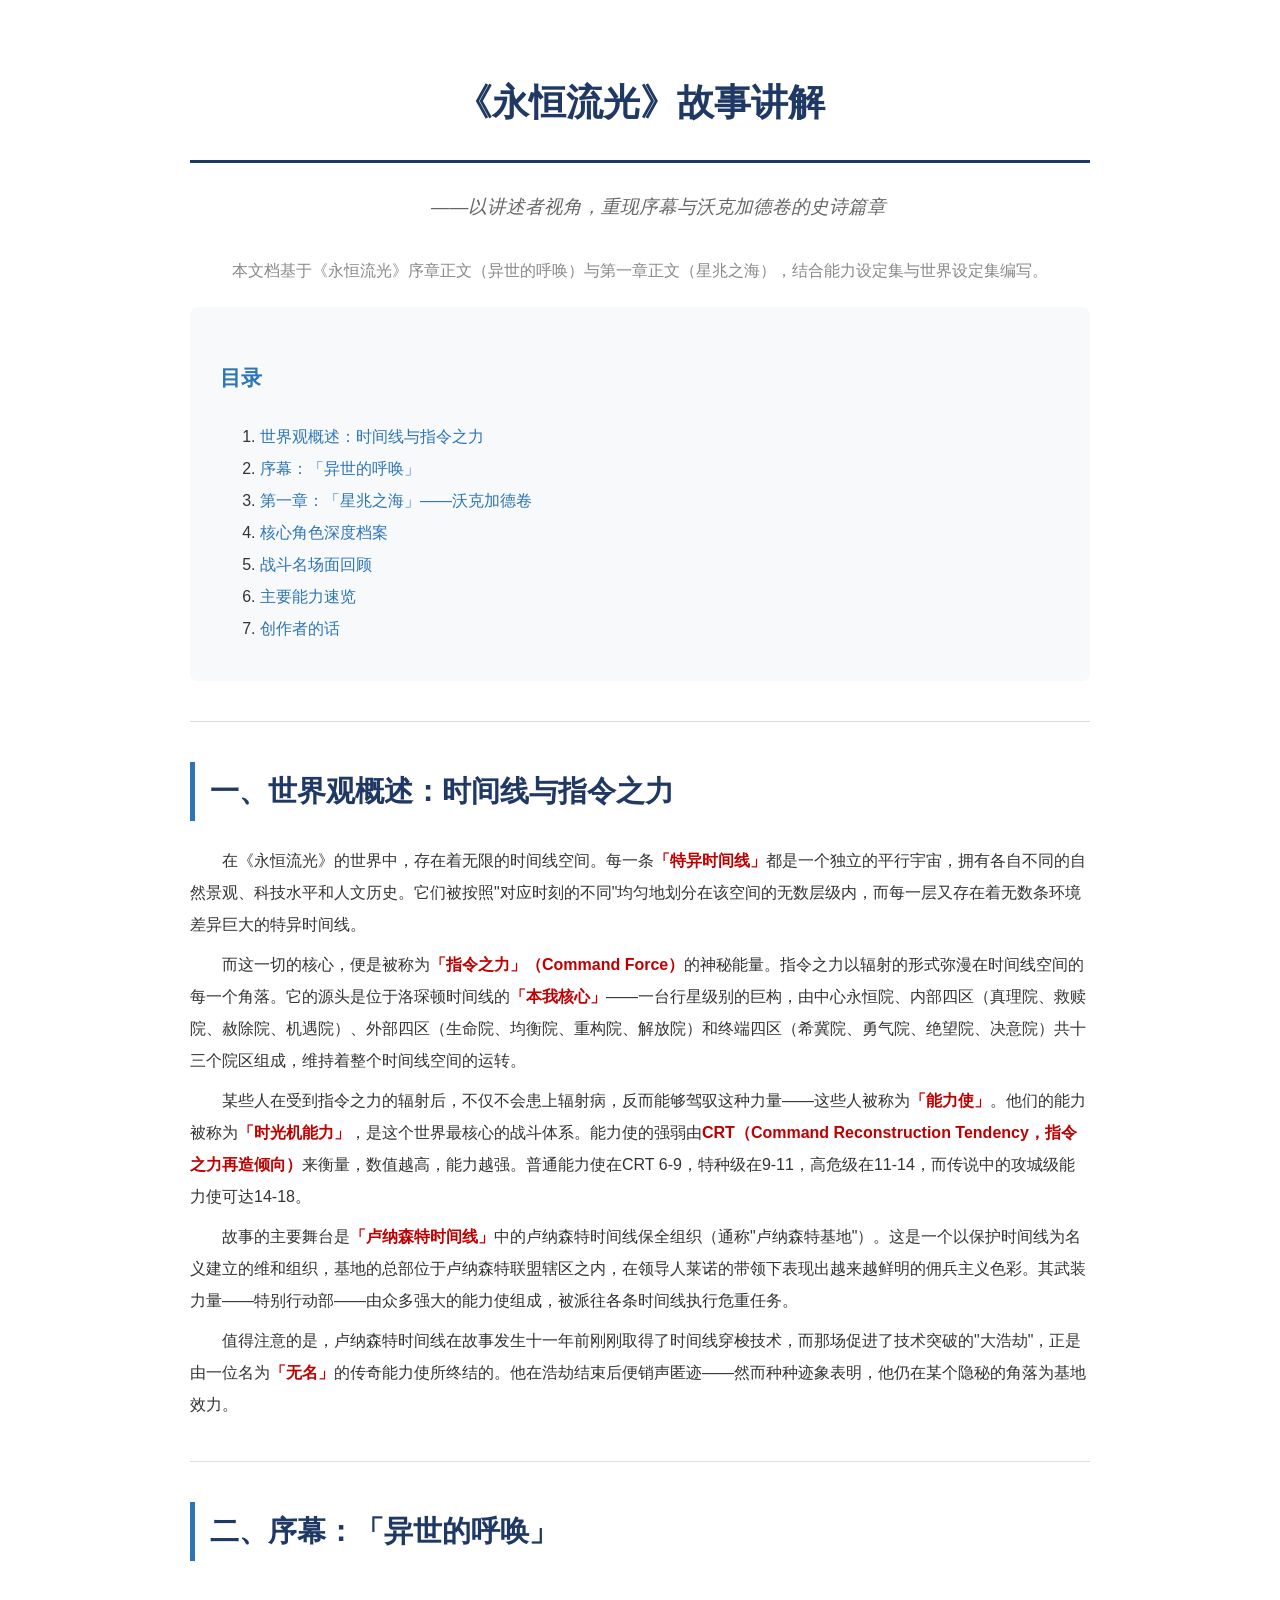
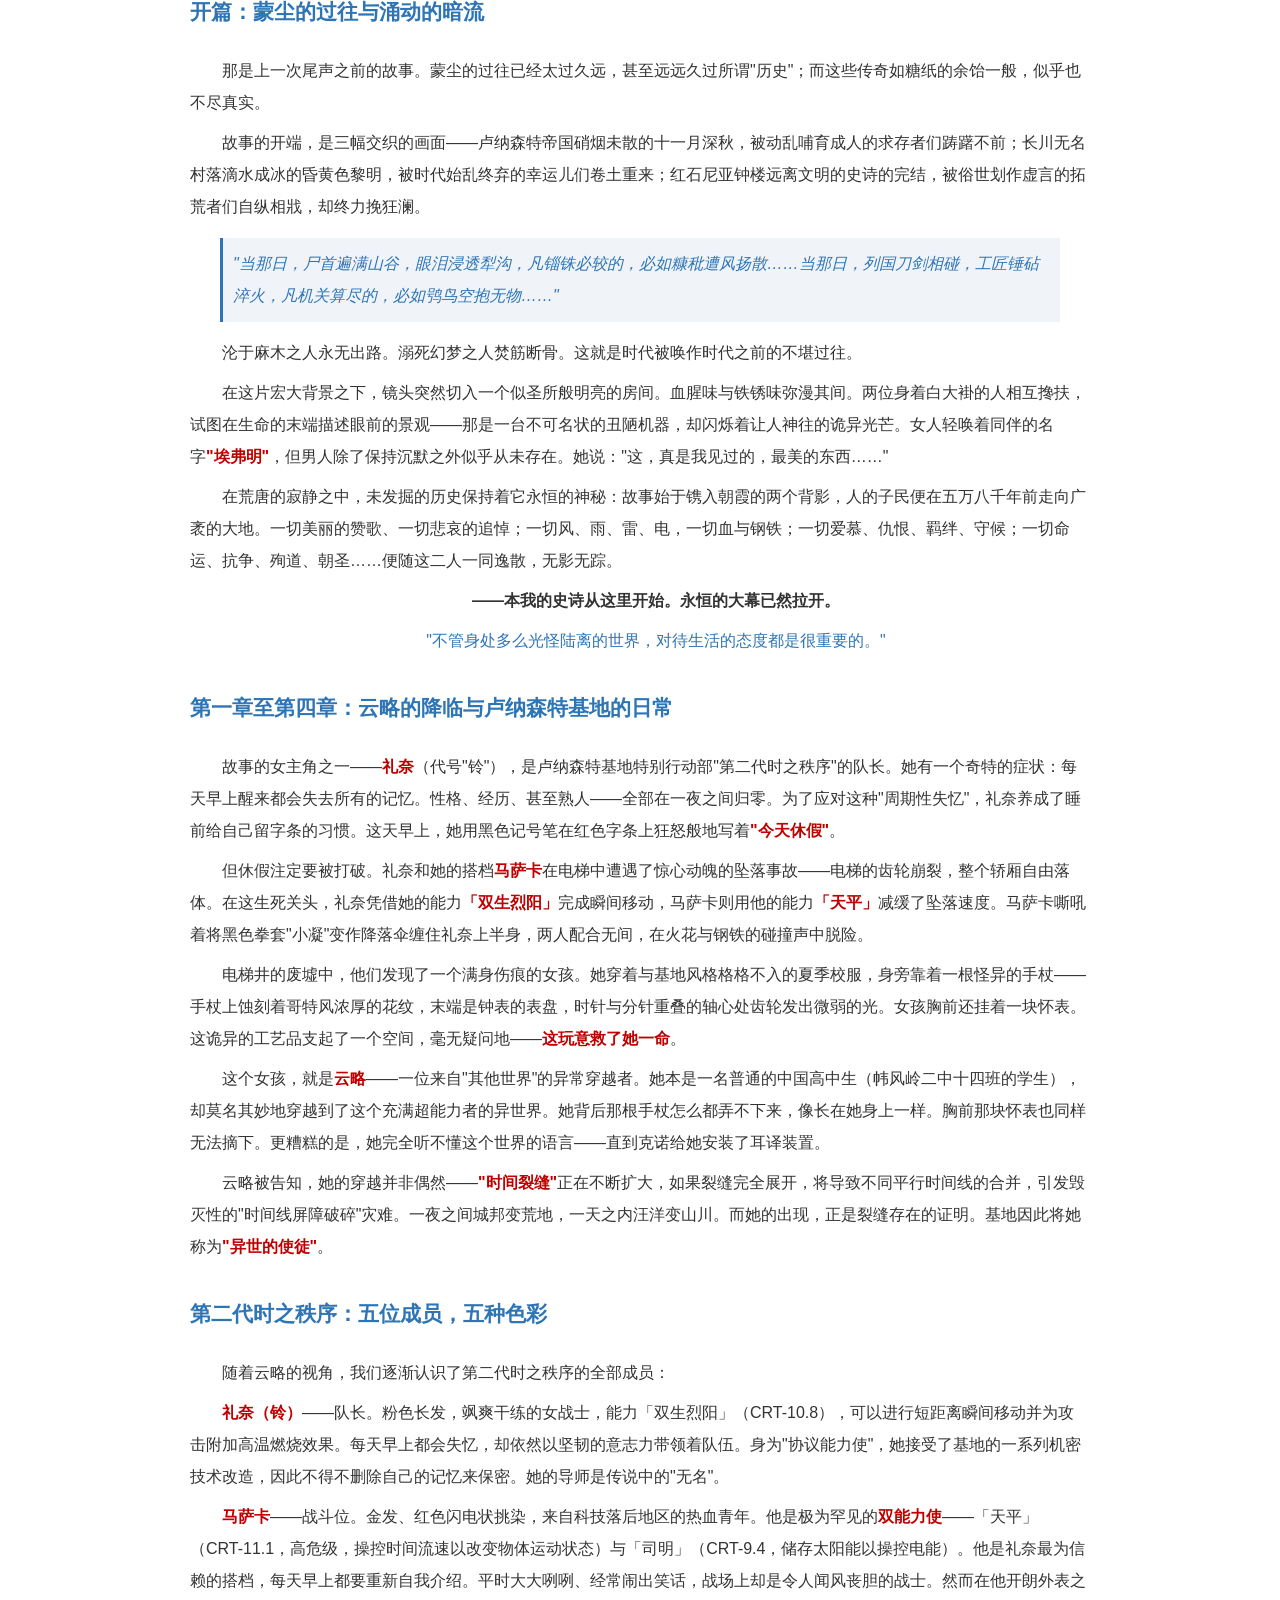
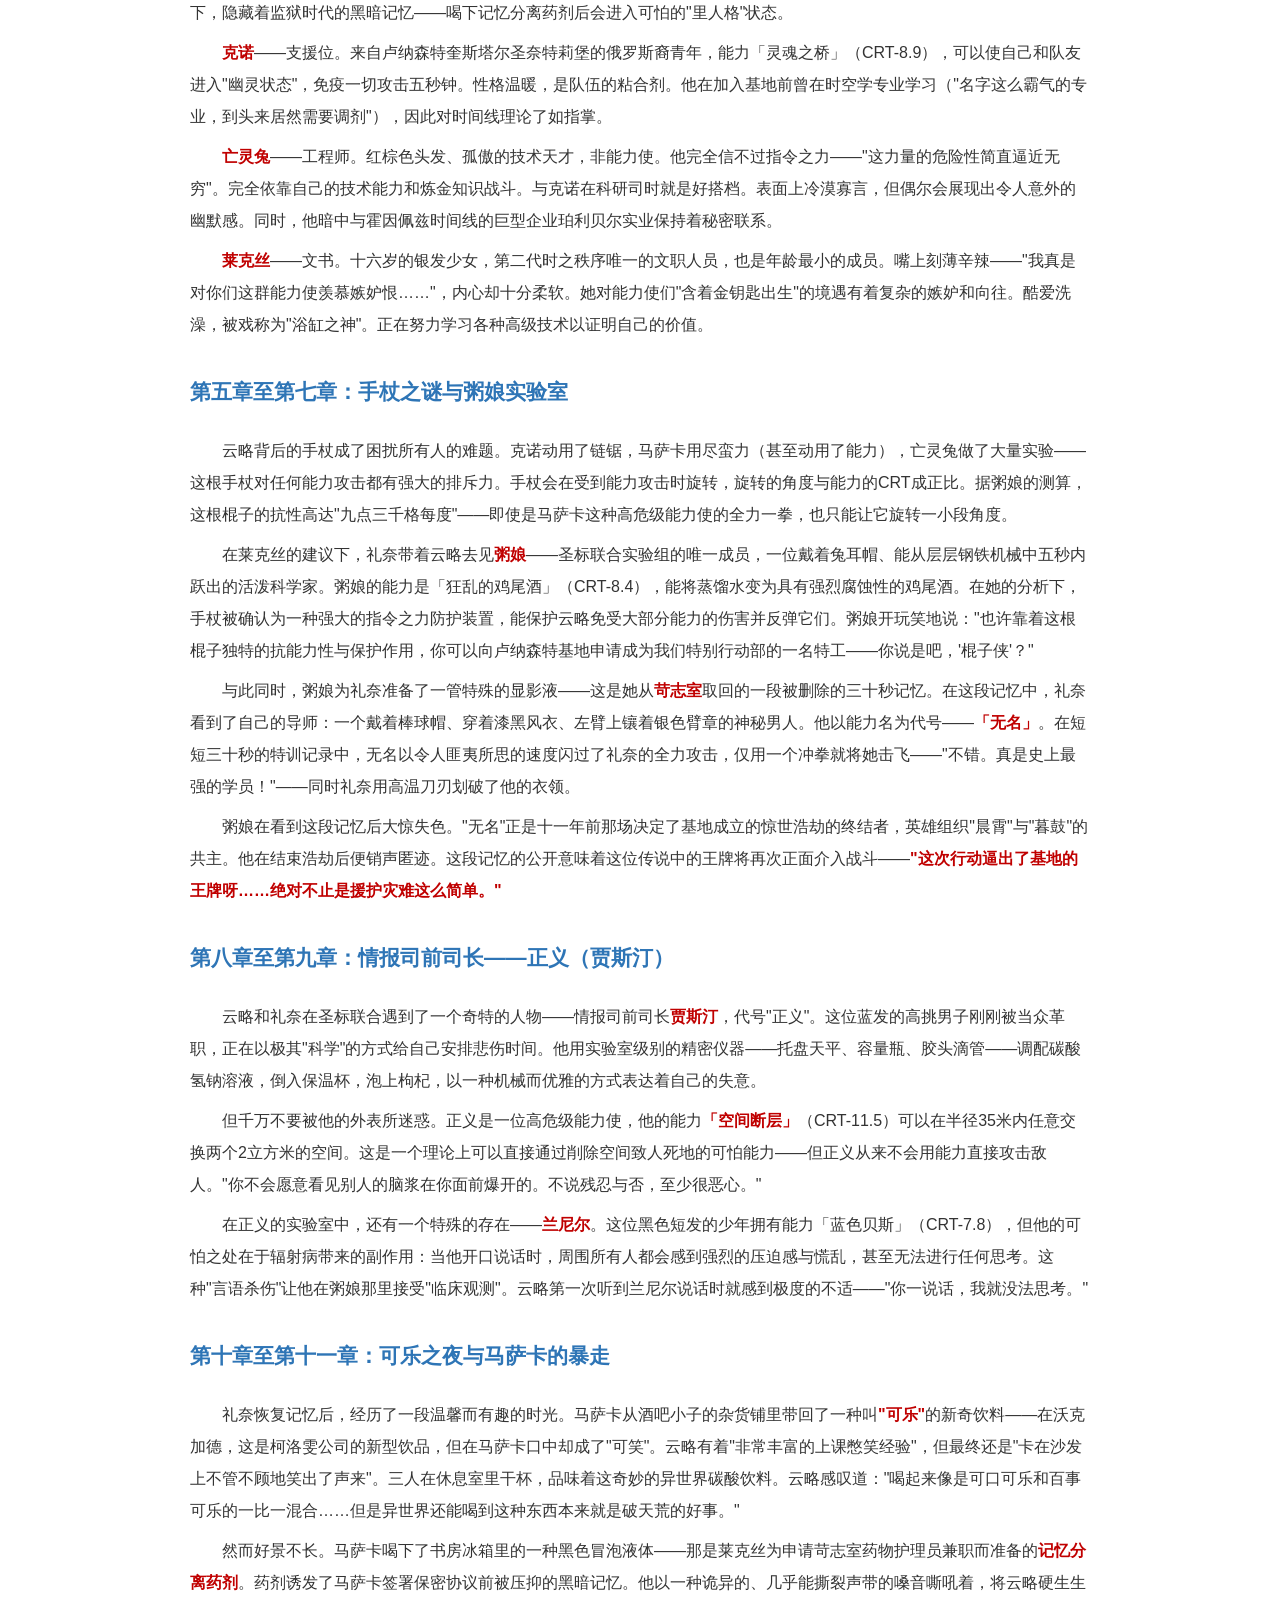
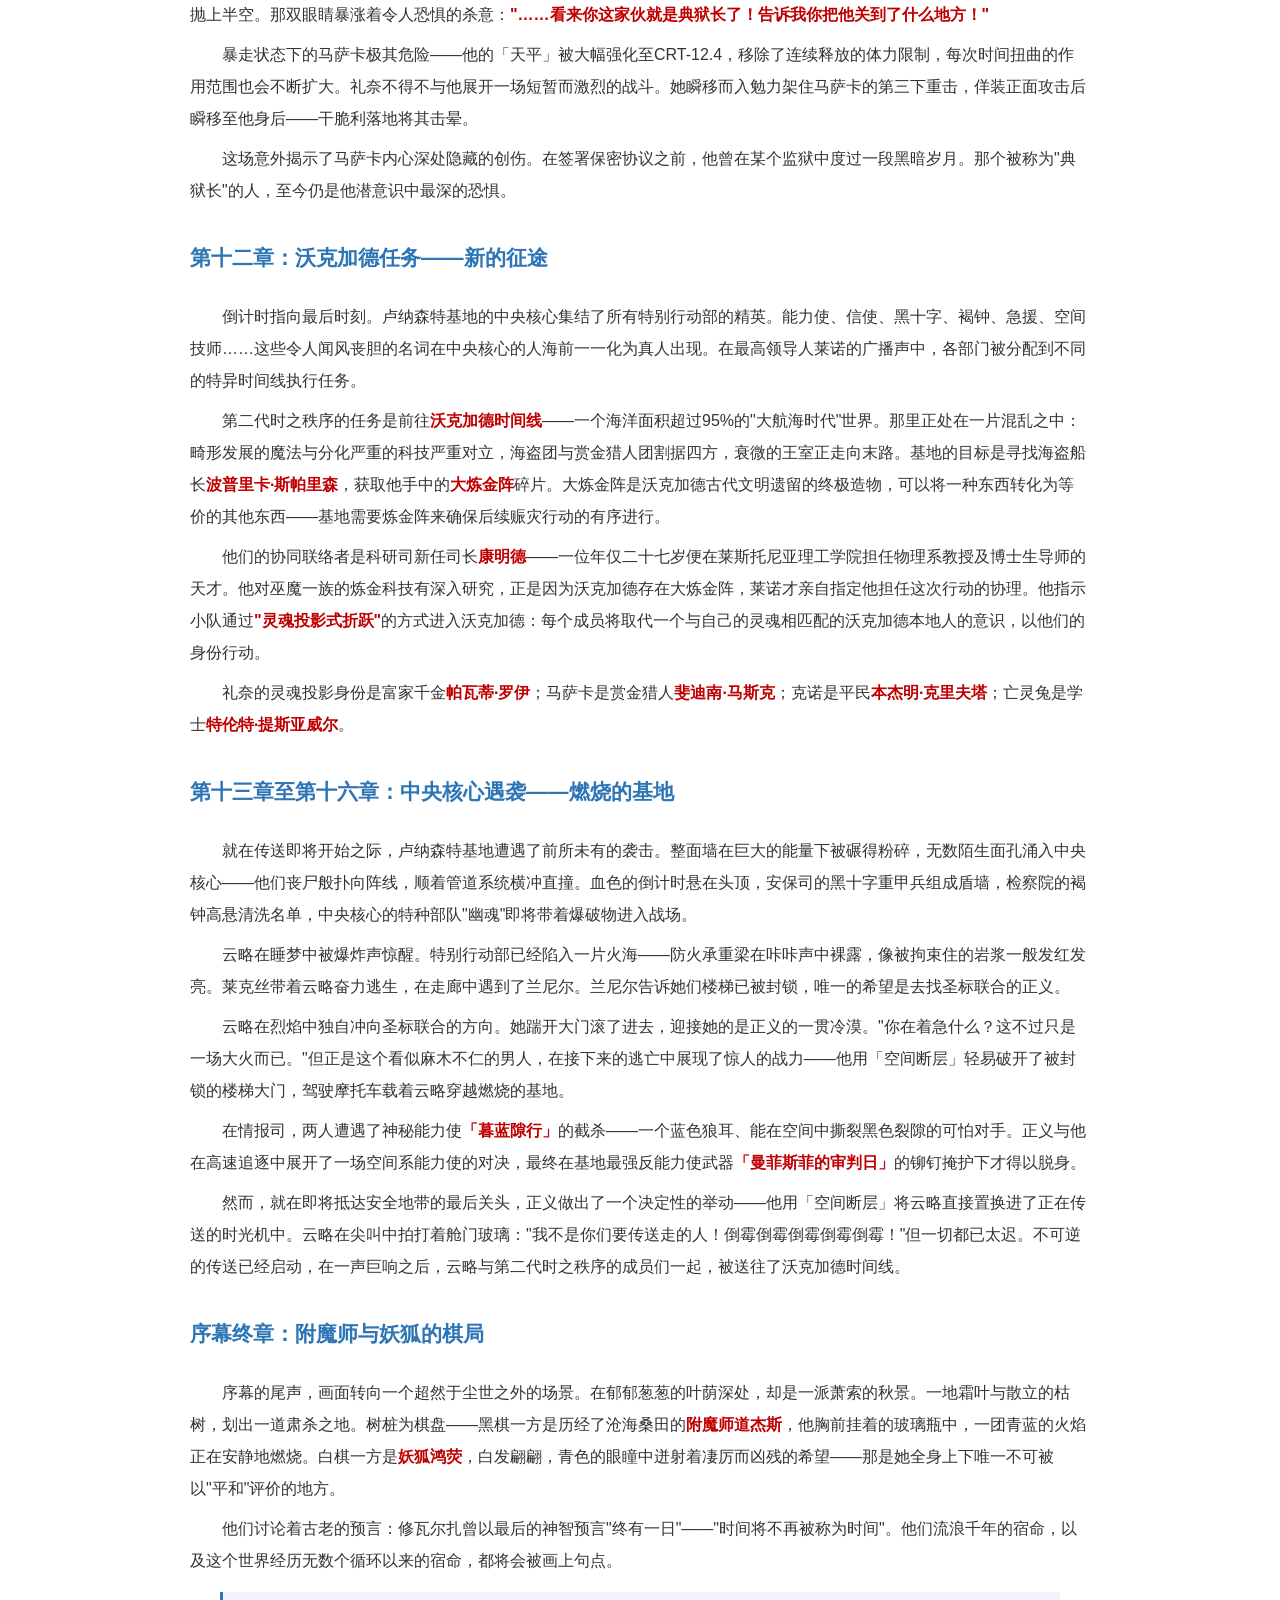
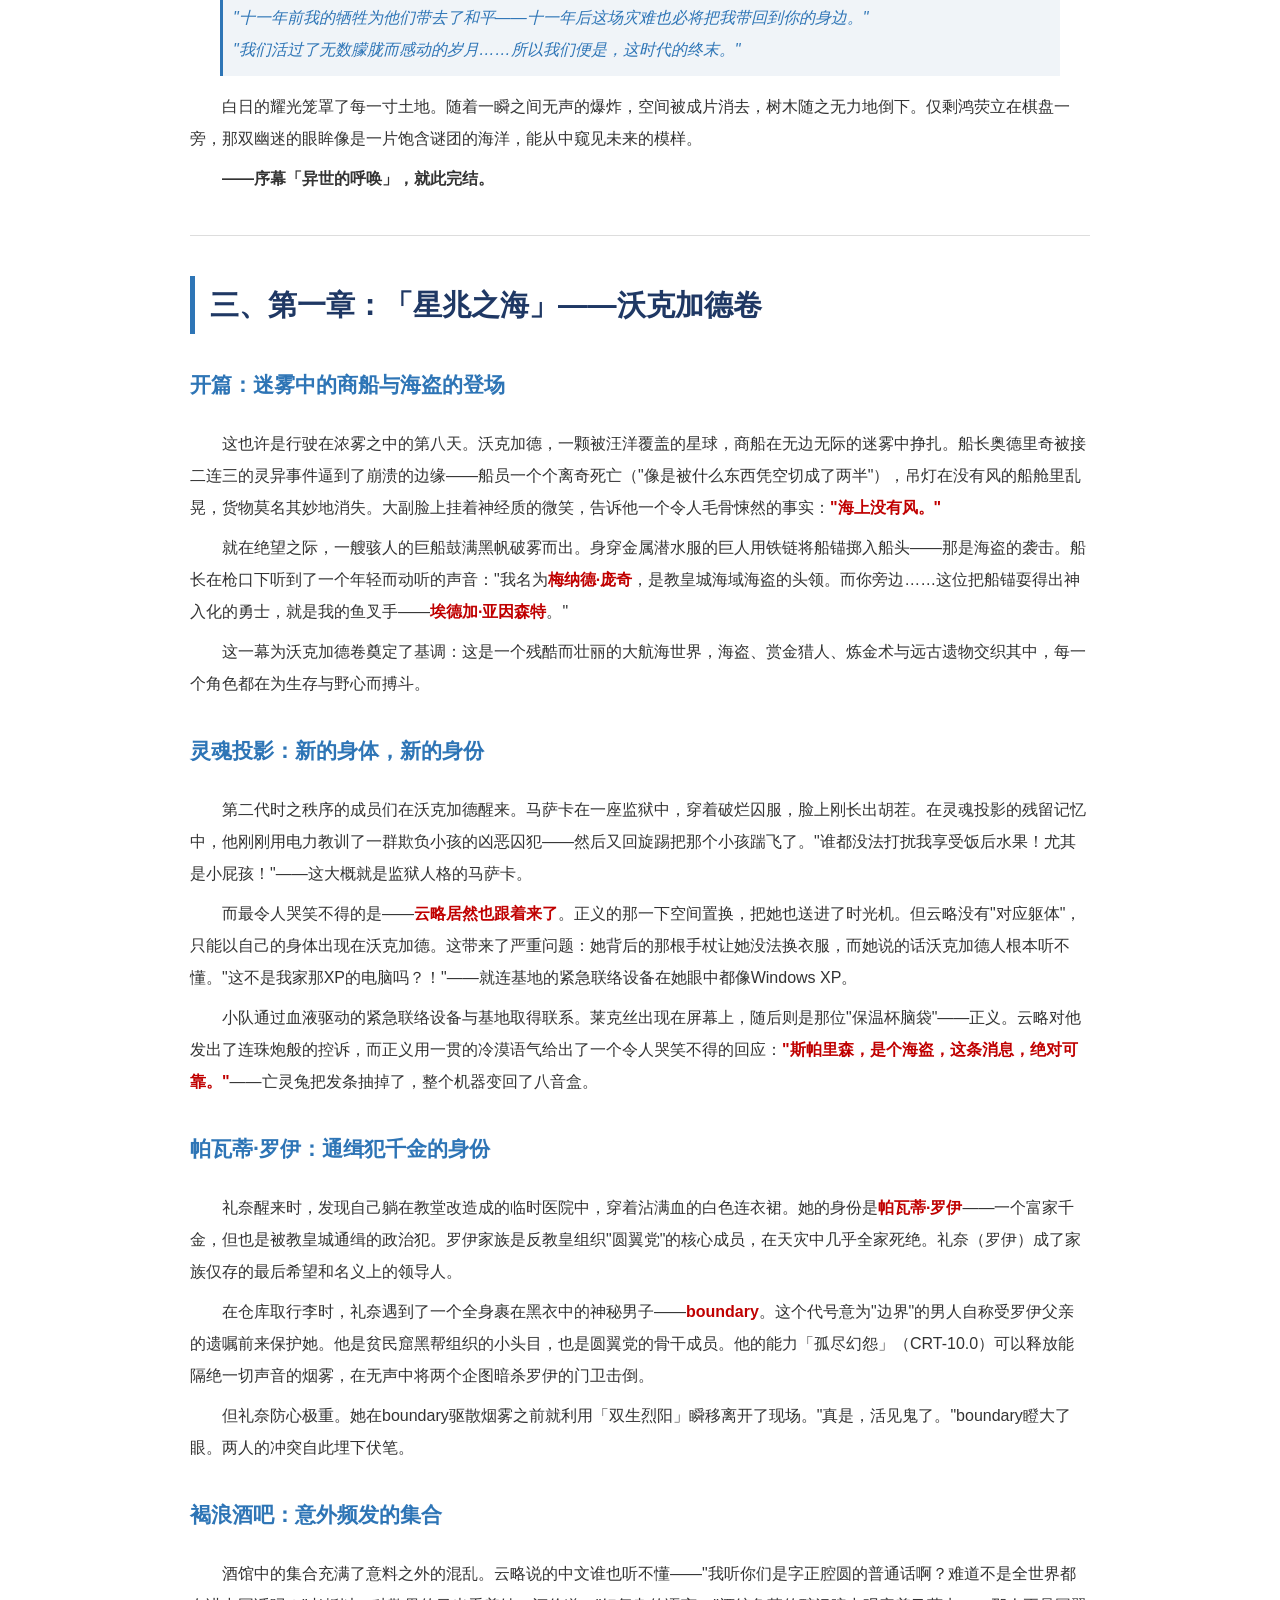
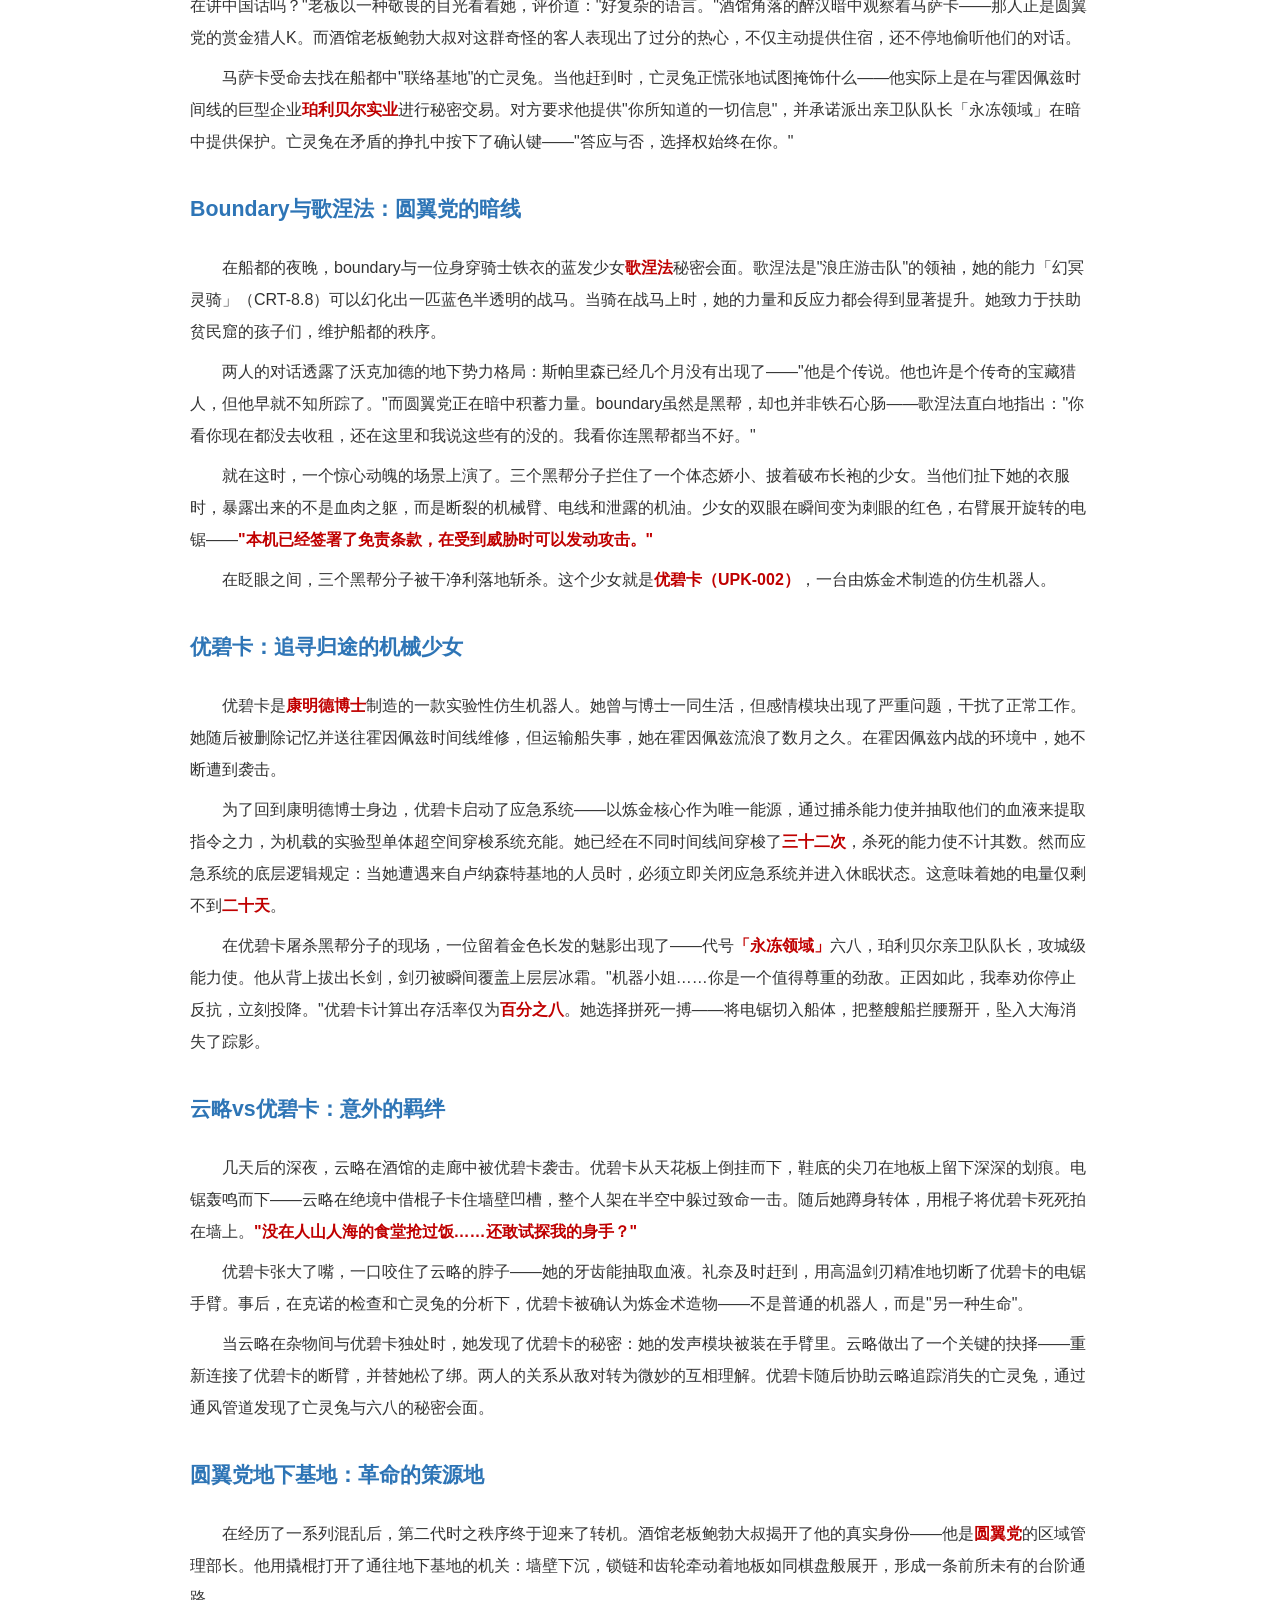
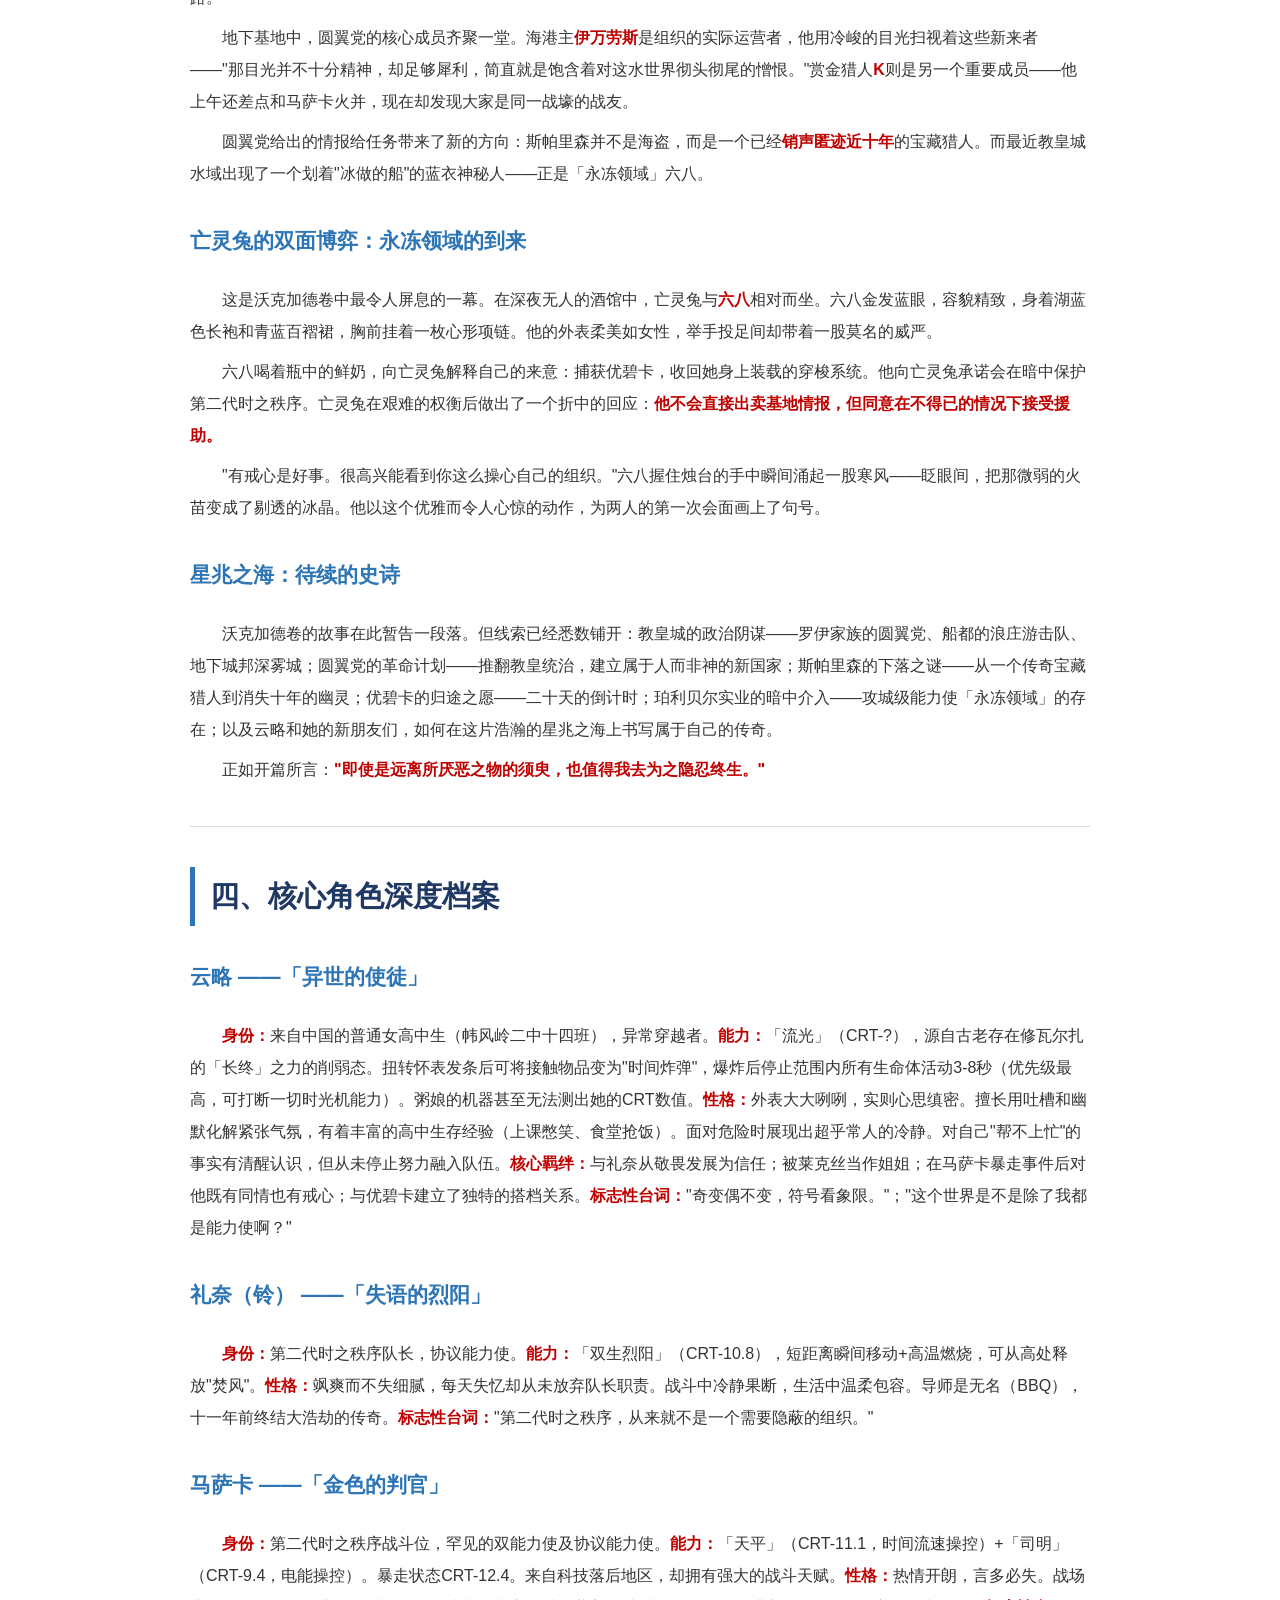
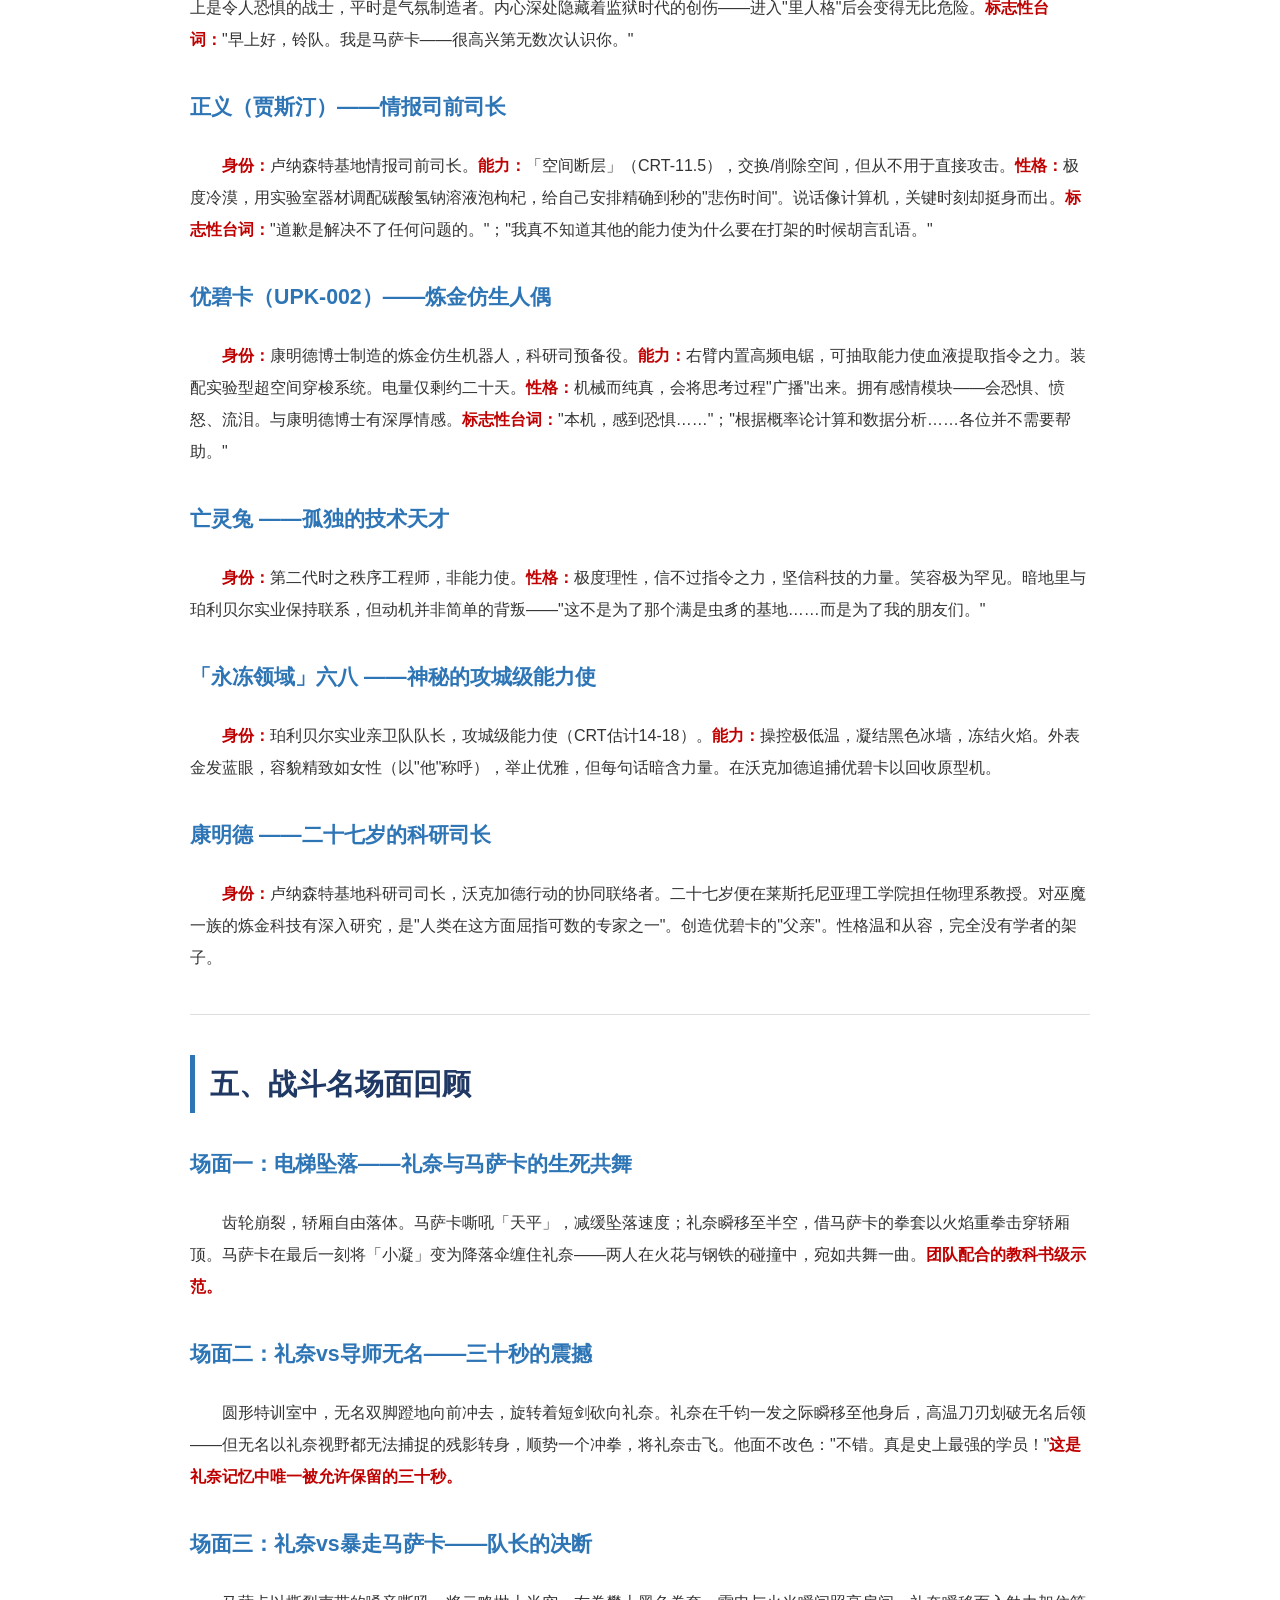
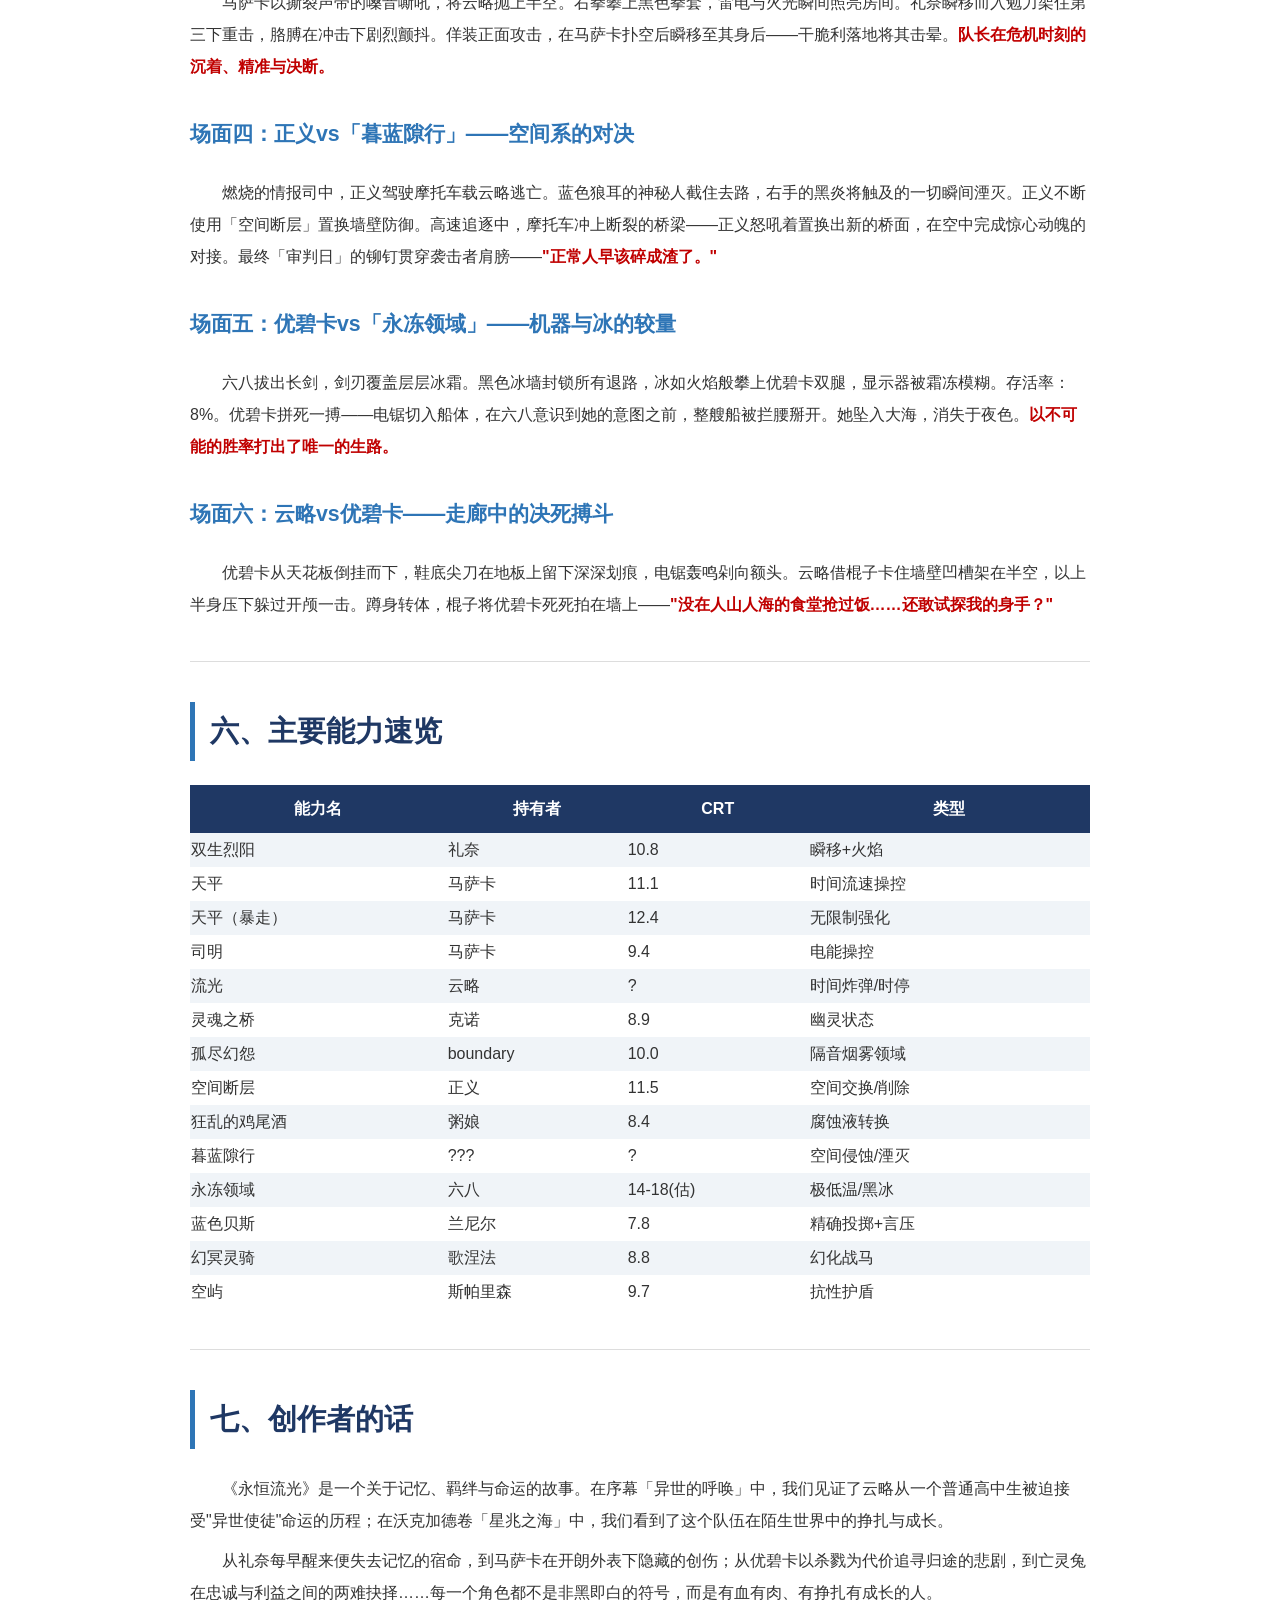
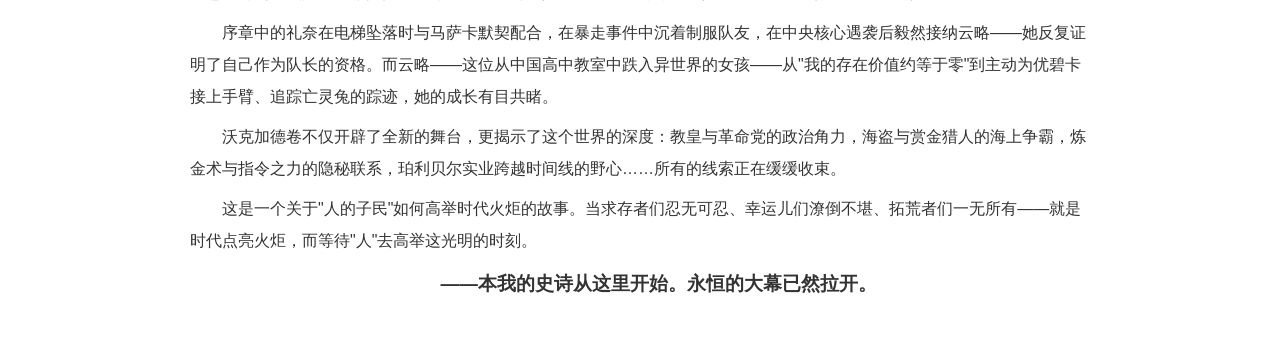
<file: docs/永恒流光故事讲解.html>
<!DOCTYPE html>
<html lang="zh-CN">
<head>
<meta charset="UTF-8">
<title>永恒流光 - 故事讲解</title>
<style>
  @media print { body { font-size: 12pt; } }
  body { font-family: '等线', '微软雅黑', sans-serif; line-height: 2; color: #333; max-width: 900px; margin: 0 auto; padding: 40px; }
  h1 { text-align: center; color: #1F3864; font-size: 28pt; border-bottom: 3px solid #1F3864; padding-bottom: 20px; }
  h2 { color: #1F3864; font-size: 22pt; margin-top: 40px; border-left: 5px solid #2E75B6; padding-left: 15px; }
  h3 { color: #2E75B6; font-size: 16pt; margin-top: 30px; }
  p { text-indent: 2em; margin: 8px 0; }
  .subtitle { text-align: center; color: #666; font-style: italic; font-size: 14pt; margin-bottom: 30px; }
  .highlight { color: #C00000; font-weight: bold; }
  .quote { color: #2E75B6; font-style: italic; margin: 15px 30px; padding: 10px; border-left: 3px solid #2E75B6; background: #f0f4f8; }
  .toc { background: #f8f9fa; padding: 20px 30px; border-radius: 8px; margin: 20px 0; }
  .toc a { color: #2E75B6; text-decoration: none; }
  hr { border: none; border-top: 1px solid #ddd; margin: 40px 0; }
</style>
</head>
<body>

<h1>《永恒流光》故事讲解</h1>
<p class="subtitle">——以讲述者视角，重现序幕与沃克加德卷的史诗篇章</p>
<p style="text-indent:0; text-align:center; color:#888;">本文档基于《永恒流光》序章正文（异世的呼唤）与第一章正文（星兆之海），结合能力设定集与世界设定集编写。</p>

<div class="toc">
<h3>目录</h3>
<ol>
  <li><a href="#s1">世界观概述：时间线与指令之力</a></li>
  <li><a href="#s2">序幕：「异世的呼唤」</a></li>
  <li><a href="#s3">第一章：「星兆之海」——沃克加德卷</a></li>
  <li><a href="#s4">核心角色深度档案</a></li>
  <li><a href="#s5">战斗名场面回顾</a></li>
  <li><a href="#s6">主要能力速览</a></li>
  <li><a href="#s7">创作者的话</a></li>
</ol>
</div>

<hr id="s1">

<h2>一、世界观概述：时间线与指令之力</h2>

<p>在《永恒流光》的世界中，存在着无限的时间线空间。每一条<span class="highlight">「特异时间线」</span>都是一个独立的平行宇宙，拥有各自不同的自然景观、科技水平和人文历史。它们被按照"对应时刻的不同"均匀地划分在该空间的无数层级内，而每一层又存在着无数条环境差异巨大的特异时间线。</p>

<p>而这一切的核心，便是被称为<span class="highlight">「指令之力」（Command Force）</span>的神秘能量。指令之力以辐射的形式弥漫在时间线空间的每一个角落。它的源头是位于洛琛顿时间线的<span class="highlight">「本我核心」</span>——一台行星级别的巨构，由中心永恒院、内部四区（真理院、救赎院、赦除院、机遇院）、外部四区（生命院、均衡院、重构院、解放院）和终端四区（希冀院、勇气院、绝望院、决意院）共十三个院区组成，维持着整个时间线空间的运转。</p>

<p>某些人在受到指令之力的辐射后，不仅不会患上辐射病，反而能够驾驭这种力量——这些人被称为<span class="highlight">「能力使」</span>。他们的能力被称为<span class="highlight">「时光机能力」</span>，是这个世界最核心的战斗体系。能力使的强弱由<span class="highlight">CRT（Command Reconstruction Tendency，指令之力再造倾向）</span>来衡量，数值越高，能力越强。普通能力使在CRT 6-9，特种级在9-11，高危级在11-14，而传说中的攻城级能力使可达14-18。</p>

<p>故事的主要舞台是<span class="highlight">「卢纳森特时间线」</span>中的卢纳森特时间线保全组织（通称"卢纳森特基地"）。这是一个以保护时间线为名义建立的维和组织，基地的总部位于卢纳森特联盟辖区之内，在领导人莱诺的带领下表现出越来越鲜明的佣兵主义色彩。其武装力量——特别行动部——由众多强大的能力使组成，被派往各条时间线执行危重任务。</p>

<p>值得注意的是，卢纳森特时间线在故事发生十一年前刚刚取得了时间线穿梭技术，而那场促进了技术突破的"大浩劫"，正是由一位名为<span class="highlight">「无名」</span>的传奇能力使所终结的。他在浩劫结束后便销声匿迹——然而种种迹象表明，他仍在某个隐秘的角落为基地效力。</p>

<hr id="s2">

<h2>二、序幕：「异世的呼唤」</h2>

<h3>开篇：蒙尘的过往与涌动的暗流</h3>

<p>那是上一次尾声之前的故事。蒙尘的过往已经太过久远，甚至远远久过所谓"历史"；而这些传奇如糖纸的余饴一般，似乎也不尽真实。</p>

<p>故事的开端，是三幅交织的画面——卢纳森特帝国硝烟未散的十一月深秋，被动乱哺育成人的求存者们踌躇不前；长川无名村落滴水成冰的昏黄色黎明，被时代始乱终弃的幸运儿们卷土重来；红石尼亚钟楼远离文明的史诗的完结，被俗世划作虚言的拓荒者们自纵相戕，却终力挽狂澜。</p>

<div class="quote">
"当那日，尸首遍满山谷，眼泪浸透犁沟，凡锱铢必较的，必如糠秕遭风扬散……当那日，列国刀剑相碰，工匠锤砧淬火，凡机关算尽的，必如鸮鸟空抱无物……"
</div>

<p>沦于麻木之人永无出路。溺死幻梦之人焚筋断骨。这就是时代被唤作时代之前的不堪过往。</p>

<p>在这片宏大背景之下，镜头突然切入一个似圣所般明亮的房间。血腥味与铁锈味弥漫其间。两位身着白大褂的人相互搀扶，试图在生命的末端描述眼前的景观——那是一台不可名状的丑陋机器，却闪烁着让人神往的诡异光芒。女人轻唤着同伴的名字<span class="highlight">"埃弗明"</span>，但男人除了保持沉默之外似乎从未存在。她说："这，真是我见过的，最美的东西……"</p>

<p>在荒唐的寂静之中，未发掘的历史保持着它永恒的神秘：故事始于镌入朝霞的两个背影，人的子民便在五万八千年前走向广袤的大地。一切美丽的赞歌、一切悲哀的追悼；一切风、雨、雷、电，一切血与钢铁；一切爱慕、仇恨、羁绊、守候；一切命运、抗争、殉道、朝圣……便随这二人一同逸散，无影无踪。</p>

<p style="text-align:center; font-weight:bold;">——本我的史诗从这里开始。永恒的大幕已然拉开。</p>
<p style="text-align:center; color:#2E75B6;">"不管身处多么光怪陆离的世界，对待生活的态度都是很重要的。"</p>

<h3>第一章至第四章：云略的降临与卢纳森特基地的日常</h3>

<p>故事的女主角之一——<span class="highlight">礼奈</span>（代号"铃"），是卢纳森特基地特别行动部"第二代时之秩序"的队长。她有一个奇特的症状：每天早上醒来都会失去所有的记忆。性格、经历、甚至熟人——全部在一夜之间归零。为了应对这种"周期性失忆"，礼奈养成了睡前给自己留字条的习惯。这天早上，她用黑色记号笔在红色字条上狂怒般地写着<span class="highlight">"今天休假"</span>。</p>

<p>但休假注定要被打破。礼奈和她的搭档<span class="highlight">马萨卡</span>在电梯中遭遇了惊心动魄的坠落事故——电梯的齿轮崩裂，整个轿厢自由落体。在这生死关头，礼奈凭借她的能力<span class="highlight">「双生烈阳」</span>完成瞬间移动，马萨卡则用他的能力<span class="highlight">「天平」</span>减缓了坠落速度。马萨卡嘶吼着将黑色拳套"小凝"变作降落伞缠住礼奈上半身，两人配合无间，在火花与钢铁的碰撞声中脱险。</p>

<p>电梯井的废墟中，他们发现了一个满身伤痕的女孩。她穿着与基地风格格格不入的夏季校服，身旁靠着一根怪异的手杖——手杖上蚀刻着哥特风浓厚的花纹，末端是钟表的表盘，时针与分针重叠的轴心处齿轮发出微弱的光。女孩胸前还挂着一块怀表。这诡异的工艺品支起了一个空间，毫无疑问地——<span class="highlight">这玩意救了她一命</span>。</p>

<p>这个女孩，就是<span class="highlight">云略</span>——一位来自"其他世界"的异常穿越者。她本是一名普通的中国高中生（帏风岭二中十四班的学生），却莫名其妙地穿越到了这个充满超能力者的异世界。她背后那根手杖怎么都弄不下来，像长在她身上一样。胸前那块怀表也同样无法摘下。更糟糕的是，她完全听不懂这个世界的语言——直到克诺给她安装了耳译装置。</p>

<p>云略被告知，她的穿越并非偶然——<span class="highlight">"时间裂缝"</span>正在不断扩大，如果裂缝完全展开，将导致不同平行时间线的合并，引发毁灭性的"时间线屏障破碎"灾难。一夜之间城邦变荒地，一天之内汪洋变山川。而她的出现，正是裂缝存在的证明。基地因此将她称为<span class="highlight">"异世的使徒"</span>。</p>

<h3>第二代时之秩序：五位成员，五种色彩</h3>

<p>随着云略的视角，我们逐渐认识了第二代时之秩序的全部成员：</p>

<p><span class="highlight">礼奈（铃）</span>——队长。粉色长发，飒爽干练的女战士，能力「双生烈阳」（CRT-10.8），可以进行短距离瞬间移动并为攻击附加高温燃烧效果。每天早上都会失忆，却依然以坚韧的意志力带领着队伍。身为"协议能力使"，她接受了基地的一系列机密技术改造，因此不得不删除自己的记忆来保密。她的导师是传说中的"无名"。</p>

<p><span class="highlight">马萨卡</span>——战斗位。金发、红色闪电状挑染，来自科技落后地区的热血青年。他是极为罕见的<span class="highlight">双能力使</span>——「天平」（CRT-11.1，高危级，操控时间流速以改变物体运动状态）与「司明」（CRT-9.4，储存太阳能以操控电能）。他是礼奈最为信赖的搭档，每天早上都要重新自我介绍。平时大大咧咧、经常闹出笑话，战场上却是令人闻风丧胆的战士。然而在他开朗外表之下，隐藏着监狱时代的黑暗记忆——喝下记忆分离药剂后会进入可怕的"里人格"状态。</p>

<p><span class="highlight">克诺</span>——支援位。来自卢纳森特奎斯塔尔圣奈特莉堡的俄罗斯裔青年，能力「灵魂之桥」（CRT-8.9），可以使自己和队友进入"幽灵状态"，免疫一切攻击五秒钟。性格温暖，是队伍的粘合剂。他在加入基地前曾在时空学专业学习（"名字这么霸气的专业，到头来居然需要调剂"），因此对时间线理论了如指掌。</p>

<p><span class="highlight">亡灵兔</span>——工程师。红棕色头发、孤傲的技术天才，非能力使。他完全信不过指令之力——"这力量的危险性简直逼近无穷"。完全依靠自己的技术能力和炼金知识战斗。与克诺在科研司时就是好搭档。表面上冷漠寡言，但偶尔会展现出令人意外的幽默感。同时，他暗中与霍因佩兹时间线的巨型企业珀利贝尔实业保持着秘密联系。</p>

<p><span class="highlight">莱克丝</span>——文书。十六岁的银发少女，第二代时之秩序唯一的文职人员，也是年龄最小的成员。嘴上刻薄辛辣——"我真是对你们这群能力使羡慕嫉妒恨……"，内心却十分柔软。她对能力使们"含着金钥匙出生"的境遇有着复杂的嫉妒和向往。酷爱洗澡，被戏称为"浴缸之神"。正在努力学习各种高级技术以证明自己的价值。</p>

<h3>第五章至第七章：手杖之谜与粥娘实验室</h3>

<p>云略背后的手杖成了困扰所有人的难题。克诺动用了链锯，马萨卡用尽蛮力（甚至动用了能力），亡灵兔做了大量实验——这根手杖对任何能力攻击都有强大的排斥力。手杖会在受到能力攻击时旋转，旋转的角度与能力的CRT成正比。据粥娘的测算，这根棍子的抗性高达"九点三千格每度"——即使是马萨卡这种高危级能力使的全力一拳，也只能让它旋转一小段角度。</p>

<p>在莱克丝的建议下，礼奈带着云略去见<span class="highlight">粥娘</span>——圣标联合实验组的唯一成员，一位戴着兔耳帽、能从层层钢铁机械中五秒内跃出的活泼科学家。粥娘的能力是「狂乱的鸡尾酒」（CRT-8.4），能将蒸馏水变为具有强烈腐蚀性的鸡尾酒。在她的分析下，手杖被确认为一种强大的指令之力防护装置，能保护云略免受大部分能力的伤害并反弹它们。粥娘开玩笑地说："也许靠着这根棍子独特的抗能力性与保护作用，你可以向卢纳森特基地申请成为我们特别行动部的一名特工——你说是吧，'棍子侠'？"</p>

<p>与此同时，粥娘为礼奈准备了一管特殊的显影液——这是她从<span class="highlight">苛志室</span>取回的一段被删除的三十秒记忆。在这段记忆中，礼奈看到了自己的导师：一个戴着棒球帽、穿着漆黑风衣、左臂上镶着银色臂章的神秘男人。他以能力名为代号——<span class="highlight">「无名」</span>。在短短三十秒的特训记录中，无名以令人匪夷所思的速度闪过了礼奈的全力攻击，仅用一个冲拳就将她击飞——"不错。真是史上最强的学员！"——同时礼奈用高温刀刃划破了他的衣领。</p>

<p>粥娘在看到这段记忆后大惊失色。"无名"正是十一年前那场决定了基地成立的惊世浩劫的终结者，英雄组织"晨霄"与"暮鼓"的共主。他在结束浩劫后便销声匿迹。这段记忆的公开意味着这位传说中的王牌将再次正面介入战斗——<span class="highlight">"这次行动逼出了基地的王牌呀……绝对不止是援护灾难这么简单。"</span></p>

<h3>第八章至第九章：情报司前司长——正义（贾斯汀）</h3>

<p>云略和礼奈在圣标联合遇到了一个奇特的人物——情报司前司长<span class="highlight">贾斯汀</span>，代号"正义"。这位蓝发的高挑男子刚刚被当众革职，正在以极其"科学"的方式给自己安排悲伤时间。他用实验室级别的精密仪器——托盘天平、容量瓶、胶头滴管——调配碳酸氢钠溶液，倒入保温杯，泡上枸杞，以一种机械而优雅的方式表达着自己的失意。</p>

<p>但千万不要被他的外表所迷惑。正义是一位高危级能力使，他的能力<span class="highlight">「空间断层」</span>（CRT-11.5）可以在半径35米内任意交换两个2立方米的空间。这是一个理论上可以直接通过削除空间致人死地的可怕能力——但正义从来不会用能力直接攻击敌人。"你不会愿意看见别人的脑浆在你面前爆开的。不说残忍与否，至少很恶心。"</p>

<p>在正义的实验室中，还有一个特殊的存在——<span class="highlight">兰尼尔</span>。这位黑色短发的少年拥有能力「蓝色贝斯」（CRT-7.8），但他的可怕之处在于辐射病带来的副作用：当他开口说话时，周围所有人都会感到强烈的压迫感与慌乱，甚至无法进行任何思考。这种"言语杀伤"让他在粥娘那里接受"临床观测"。云略第一次听到兰尼尔说话时就感到极度的不适——"你一说话，我就没法思考。"</p>

<h3>第十章至第十一章：可乐之夜与马萨卡的暴走</h3>

<p>礼奈恢复记忆后，经历了一段温馨而有趣的时光。马萨卡从酒吧小子的杂货铺里带回了一种叫<span class="highlight">"可乐"</span>的新奇饮料——在沃克加德，这是柯洛雯公司的新型饮品，但在马萨卡口中却成了"可笑"。云略有着"非常丰富的上课憋笑经验"，但最终还是"卡在沙发上不管不顾地笑出了声来"。三人在休息室里干杯，品味着这奇妙的异世界碳酸饮料。云略感叹道："喝起来像是可口可乐和百事可乐的一比一混合……但是异世界还能喝到这种东西本来就是破天荒的好事。"</p>

<p>然而好景不长。马萨卡喝下了书房冰箱里的一种黑色冒泡液体——那是莱克丝为申请苛志室药物护理员兼职而准备的<span class="highlight">记忆分离药剂</span>。药剂诱发了马萨卡签署保密协议前被压抑的黑暗记忆。他以一种诡异的、几乎能撕裂声带的嗓音嘶吼着，将云略硬生生抛上半空。那双眼睛暴涨着令人恐惧的杀意：<span class="highlight">"……看来你这家伙就是典狱长了！告诉我你把他关到了什么地方！"</span></p>

<p>暴走状态下的马萨卡极其危险——他的「天平」被大幅强化至CRT-12.4，移除了连续释放的体力限制，每次时间扭曲的作用范围也会不断扩大。礼奈不得不与他展开一场短暂而激烈的战斗。她瞬移而入勉力架住马萨卡的第三下重击，佯装正面攻击后瞬移至他身后——干脆利落地将其击晕。</p>

<p>这场意外揭示了马萨卡内心深处隐藏的创伤。在签署保密协议之前，他曾在某个监狱中度过一段黑暗岁月。那个被称为"典狱长"的人，至今仍是他潜意识中最深的恐惧。</p>

<h3>第十二章：沃克加德任务——新的征途</h3>

<p>倒计时指向最后时刻。卢纳森特基地的中央核心集结了所有特别行动部的精英。能力使、信使、黑十字、褐钟、急援、空间技师……这些令人闻风丧胆的名词在中央核心的人海前一一化为真人出现。在最高领导人莱诺的广播声中，各部门被分配到不同的特异时间线执行任务。</p>

<p>第二代时之秩序的任务是前往<span class="highlight">沃克加德时间线</span>——一个海洋面积超过95%的"大航海时代"世界。那里正处在一片混乱之中：畸形发展的魔法与分化严重的科技严重对立，海盗团与赏金猎人团割据四方，衰微的王室正走向末路。基地的目标是寻找海盗船长<span class="highlight">波普里卡·斯帕里森</span>，获取他手中的<span class="highlight">大炼金阵</span>碎片。大炼金阵是沃克加德古代文明遗留的终极造物，可以将一种东西转化为等价的其他东西——基地需要炼金阵来确保后续赈灾行动的有序进行。</p>

<p>他们的协同联络者是科研司新任司长<span class="highlight">康明德</span>——一位年仅二十七岁便在莱斯托尼亚理工学院担任物理系教授及博士生导师的天才。他对巫魔一族的炼金科技有深入研究，正是因为沃克加德存在大炼金阵，莱诺才亲自指定他担任这次行动的协理。他指示小队通过<span class="highlight">"灵魂投影式折跃"</span>的方式进入沃克加德：每个成员将取代一个与自己的灵魂相匹配的沃克加德本地人的意识，以他们的身份行动。</p>

<p>礼奈的灵魂投影身份是富家千金<span class="highlight">帕瓦蒂·罗伊</span>；马萨卡是赏金猎人<span class="highlight">斐迪南·马斯克</span>；克诺是平民<span class="highlight">本杰明·克里夫塔</span>；亡灵兔是学士<span class="highlight">特伦特·提斯亚威尔</span>。</p>

<h3>第十三章至第十六章：中央核心遇袭——燃烧的基地</h3>

<p>就在传送即将开始之际，卢纳森特基地遭遇了前所未有的袭击。整面墙在巨大的能量下被碾得粉碎，无数陌生面孔涌入中央核心——他们丧尸般扑向阵线，顺着管道系统横冲直撞。血色的倒计时悬在头顶，安保司的黑十字重甲兵组成盾墙，检察院的褐钟高悬清洗名单，中央核心的特种部队"幽魂"即将带着爆破物进入战场。</p>

<p>云略在睡梦中被爆炸声惊醒。特别行动部已经陷入一片火海——防火承重梁在咔咔声中裸露，像被拘束住的岩浆一般发红发亮。莱克丝带着云略奋力逃生，在走廊中遇到了兰尼尔。兰尼尔告诉她们楼梯已被封锁，唯一的希望是去找圣标联合的正义。</p>

<p>云略在烈焰中独自冲向圣标联合的方向。她踹开大门滚了进去，迎接她的是正义的一贯冷漠。"你在着急什么？这不过只是一场大火而已。"但正是这个看似麻木不仁的男人，在接下来的逃亡中展现了惊人的战力——他用「空间断层」轻易破开了被封锁的楼梯大门，驾驶摩托车载着云略穿越燃烧的基地。</p>

<p>在情报司，两人遭遇了神秘能力使<span class="highlight">「暮蓝隙行」</span>的截杀——一个蓝色狼耳、能在空间中撕裂黑色裂隙的可怕对手。正义与他在高速追逐中展开了一场空间系能力使的对决，最终在基地最强反能力使武器<span class="highlight">「曼菲斯菲的审判日」</span>的铆钉掩护下才得以脱身。</p>

<p>然而，就在即将抵达安全地带的最后关头，正义做出了一个决定性的举动——他用「空间断层」将云略直接置换进了正在传送的时光机中。云略在尖叫中拍打着舱门玻璃："我不是你们要传送走的人！倒霉倒霉倒霉倒霉倒霉！"但一切都已太迟。不可逆的传送已经启动，在一声巨响之后，云略与第二代时之秩序的成员们一起，被送往了沃克加德时间线。</p>

<h3>序幕终章：附魔师与妖狐的棋局</h3>

<p>序幕的尾声，画面转向一个超然于尘世之外的场景。在郁郁葱葱的叶荫深处，却是一派萧索的秋景。一地霜叶与散立的枯树，划出一道肃杀之地。树桩为棋盘——黑棋一方是历经了沧海桑田的<span class="highlight">附魔师道杰斯</span>，他胸前挂着的玻璃瓶中，一团青蓝的火焰正在安静地燃烧。白棋一方是<span class="highlight">妖狐鸿荧</span>，白发翩翩，青色的眼瞳中迸射着凄厉而凶残的希望——那是她全身上下唯一不可被以"平和"评价的地方。</p>

<p>他们讨论着古老的预言：修瓦尔扎曾以最后的神智预言"终有一日"——"时间将不再被称为时间"。他们流浪千年的宿命，以及这个世界经历无数个循环以来的宿命，都将会被画上句点。</p>

<div class="quote">
"十一年前我的牺牲为他们带去了和平——十一年后这场灾难也必将把我带回到你的身边。"<br>
"我们活过了无数朦胧而感动的岁月……所以我们便是，这时代的终末。"
</div>

<p>白日的耀光笼罩了每一寸土地。随着一瞬之间无声的爆炸，空间被成片消去，树木随之无力地倒下。仅剩鸿荧立在棋盘一旁，那双幽迷的眼眸像是一片饱含谜团的海洋，能从中窥见未来的模样。</p>

<p style="font-weight:bold;">——序幕「异世的呼唤」，就此完结。</p>

<hr id="s3">

<h2>三、第一章：「星兆之海」——沃克加德卷</h2>

<h3>开篇：迷雾中的商船与海盗的登场</h3>

<p>这也许是行驶在浓雾之中的第八天。沃克加德，一颗被汪洋覆盖的星球，商船在无边无际的迷雾中挣扎。船长奥德里奇被接二连三的灵异事件逼到了崩溃的边缘——船员一个个离奇死亡（"像是被什么东西凭空切成了两半"），吊灯在没有风的船舱里乱晃，货物莫名其妙地消失。大副脸上挂着神经质的微笑，告诉他一个令人毛骨悚然的事实：<span class="highlight">"海上没有风。"</span></p>

<p>就在绝望之际，一艘骇人的巨船鼓满黑帆破雾而出。身穿金属潜水服的巨人用铁链将船锚掷入船头——那是海盗的袭击。船长在枪口下听到了一个年轻而动听的声音："我名为<span class="highlight">梅纳德·庞奇</span>，是教皇城海域海盗的头领。而你旁边……这位把船锚耍得出神入化的勇士，就是我的鱼叉手——<span class="highlight">埃德加·亚因森特</span>。"</p>

<p>这一幕为沃克加德卷奠定了基调：这是一个残酷而壮丽的大航海世界，海盗、赏金猎人、炼金术与远古遗物交织其中，每一个角色都在为生存与野心而搏斗。</p>

<h3>灵魂投影：新的身体，新的身份</h3>

<p>第二代时之秩序的成员们在沃克加德醒来。马萨卡在一座监狱中，穿着破烂囚服，脸上刚长出胡茬。在灵魂投影的残留记忆中，他刚刚用电力教训了一群欺负小孩的凶恶囚犯——然后又回旋踢把那个小孩踹飞了。"谁都没法打扰我享受饭后水果！尤其是小屁孩！"——这大概就是监狱人格的马萨卡。</p>

<p>而最令人哭笑不得的是——<span class="highlight">云略居然也跟着来了</span>。正义的那一下空间置换，把她也送进了时光机。但云略没有"对应躯体"，只能以自己的身体出现在沃克加德。这带来了严重问题：她背后的那根手杖让她没法换衣服，而她说的话沃克加德人根本听不懂。"这不是我家那XP的电脑吗？！"——就连基地的紧急联络设备在她眼中都像Windows XP。</p>

<p>小队通过血液驱动的紧急联络设备与基地取得联系。莱克丝出现在屏幕上，随后则是那位"保温杯脑袋"——正义。云略对他发出了连珠炮般的控诉，而正义用一贯的冷漠语气给出了一个令人哭笑不得的回应：<span class="highlight">"斯帕里森，是个海盗，这条消息，绝对可靠。"</span>——亡灵兔把发条抽掉了，整个机器变回了八音盒。</p>

<h3>帕瓦蒂·罗伊：通缉犯千金的身份</h3>

<p>礼奈醒来时，发现自己躺在教堂改造成的临时医院中，穿着沾满血的白色连衣裙。她的身份是<span class="highlight">帕瓦蒂·罗伊</span>——一个富家千金，但也是被教皇城通缉的政治犯。罗伊家族是反教皇组织"圆翼党"的核心成员，在天灾中几乎全家死绝。礼奈（罗伊）成了家族仅存的最后希望和名义上的领导人。</p>

<p>在仓库取行李时，礼奈遇到了一个全身裹在黑衣中的神秘男子——<span class="highlight">boundary</span>。这个代号意为"边界"的男人自称受罗伊父亲的遗嘱前来保护她。他是贫民窟黑帮组织的小头目，也是圆翼党的骨干成员。他的能力「孤尽幻怨」（CRT-10.0）可以释放能隔绝一切声音的烟雾，在无声中将两个企图暗杀罗伊的门卫击倒。</p>

<p>但礼奈防心极重。她在boundary驱散烟雾之前就利用「双生烈阳」瞬移离开了现场。"真是，活见鬼了。"boundary瞪大了眼。两人的冲突自此埋下伏笔。</p>

<h3>褐浪酒吧：意外频发的集合</h3>

<p>酒馆中的集合充满了意料之外的混乱。云略说的中文谁也听不懂——"我听你们是字正腔圆的普通话啊？难道不是全世界都在讲中国话吗？"老板以一种敬畏的目光看着她，评价道："好复杂的语言。"酒馆角落的醉汉暗中观察着马萨卡——那人正是圆翼党的赏金猎人K。而酒馆老板鲍勃大叔对这群奇怪的客人表现出了过分的热心，不仅主动提供住宿，还不停地偷听他们的对话。</p>

<p>马萨卡受命去找在船都中"联络基地"的亡灵兔。当他赶到时，亡灵兔正慌张地试图掩饰什么——他实际上是在与霍因佩兹时间线的巨型企业<span class="highlight">珀利贝尔实业</span>进行秘密交易。对方要求他提供"你所知道的一切信息"，并承诺派出亲卫队队长「永冻领域」在暗中提供保护。亡灵兔在矛盾的挣扎中按下了确认键——"答应与否，选择权始终在你。"</p>

<h3>Boundary与歌涅法：圆翼党的暗线</h3>

<p>在船都的夜晚，boundary与一位身穿骑士铁衣的蓝发少女<span class="highlight">歌涅法</span>秘密会面。歌涅法是"浪庄游击队"的领袖，她的能力「幻冥灵骑」（CRT-8.8）可以幻化出一匹蓝色半透明的战马。当骑在战马上时，她的力量和反应力都会得到显著提升。她致力于扶助贫民窟的孩子们，维护船都的秩序。</p>

<p>两人的对话透露了沃克加德的地下势力格局：斯帕里森已经几个月没有出现了——"他是个传说。他也许是个传奇的宝藏猎人，但他早就不知所踪了。"而圆翼党正在暗中积蓄力量。boundary虽然是黑帮，却也并非铁石心肠——歌涅法直白地指出："你看你现在都没去收租，还在这里和我说这些有的没的。我看你连黑帮都当不好。"</p>

<p>就在这时，一个惊心动魄的场景上演了。三个黑帮分子拦住了一个体态娇小、披着破布长袍的少女。当他们扯下她的衣服时，暴露出来的不是血肉之躯，而是断裂的机械臂、电线和泄露的机油。少女的双眼在瞬间变为刺眼的红色，右臂展开旋转的电锯——<span class="highlight">"本机已经签署了免责条款，在受到威胁时可以发动攻击。"</span></p>

<p>在眨眼之间，三个黑帮分子被干净利落地斩杀。这个少女就是<span class="highlight">优碧卡（UPK-002）</span>，一台由炼金术制造的仿生机器人。</p>

<h3>优碧卡：追寻归途的机械少女</h3>

<p>优碧卡是<span class="highlight">康明德博士</span>制造的一款实验性仿生机器人。她曾与博士一同生活，但感情模块出现了严重问题，干扰了正常工作。她随后被删除记忆并送往霍因佩兹时间线维修，但运输船失事，她在霍因佩兹流浪了数月之久。在霍因佩兹内战的环境中，她不断遭到袭击。</p>

<p>为了回到康明德博士身边，优碧卡启动了应急系统——以炼金核心作为唯一能源，通过捕杀能力使并抽取他们的血液来提取指令之力，为机载的实验型单体超空间穿梭系统充能。她已经在不同时间线间穿梭了<span class="highlight">三十二次</span>，杀死的能力使不计其数。然而应急系统的底层逻辑规定：当她遭遇来自卢纳森特基地的人员时，必须立即关闭应急系统并进入休眠状态。这意味着她的电量仅剩不到<span class="highlight">二十天</span>。</p>

<p>在优碧卡屠杀黑帮分子的现场，一位留着金色长发的魅影出现了——代号<span class="highlight">「永冻领域」</span>六八，珀利贝尔亲卫队队长，攻城级能力使。他从背上拔出长剑，剑刃被瞬间覆盖上层层冰霜。"机器小姐……你是一个值得尊重的劲敌。正因如此，我奉劝你停止反抗，立刻投降。"优碧卡计算出存活率仅为<span class="highlight">百分之八</span>。她选择拼死一搏——将电锯切入船体，把整艘船拦腰掰开，坠入大海消失了踪影。</p>

<h3>云略vs优碧卡：意外的羁绊</h3>

<p>几天后的深夜，云略在酒馆的走廊中被优碧卡袭击。优碧卡从天花板上倒挂而下，鞋底的尖刀在地板上留下深深的划痕。电锯轰鸣而下——云略在绝境中借棍子卡住墙壁凹槽，整个人架在半空中躲过致命一击。随后她蹲身转体，用棍子将优碧卡死死拍在墙上。<span class="highlight">"没在人山人海的食堂抢过饭……还敢试探我的身手？"</span></p>

<p>优碧卡张大了嘴，一口咬住了云略的脖子——她的牙齿能抽取血液。礼奈及时赶到，用高温剑刃精准地切断了优碧卡的电锯手臂。事后，在克诺的检查和亡灵兔的分析下，优碧卡被确认为炼金术造物——不是普通的机器人，而是"另一种生命"。</p>

<p>当云略在杂物间与优碧卡独处时，她发现了优碧卡的秘密：她的发声模块被装在手臂里。云略做出了一个关键的抉择——重新连接了优碧卡的断臂，并替她松了绑。两人的关系从敌对转为微妙的互相理解。优碧卡随后协助云略追踪消失的亡灵兔，通过通风管道发现了亡灵兔与六八的秘密会面。</p>

<h3>圆翼党地下基地：革命的策源地</h3>

<p>在经历了一系列混乱后，第二代时之秩序终于迎来了转机。酒馆老板鲍勃大叔揭开了他的真实身份——他是<span class="highlight">圆翼党</span>的区域管理部长。他用撬棍打开了通往地下基地的机关：墙壁下沉，锁链和齿轮牵动着地板如同棋盘般展开，形成一条前所未有的台阶通路。</p>

<p>地下基地中，圆翼党的核心成员齐聚一堂。海港主<span class="highlight">伊万劳斯</span>是组织的实际运营者，他用冷峻的目光扫视着这些新来者——"那目光并不十分精神，却足够犀利，简直就是饱含着对这水世界彻头彻尾的憎恨。"赏金猎人<span class="highlight">K</span>则是另一个重要成员——他上午还差点和马萨卡火并，现在却发现大家是同一战壕的战友。</p>

<p>圆翼党给出的情报给任务带来了新的方向：斯帕里森并不是海盗，而是一个已经<span class="highlight">销声匿迹近十年</span>的宝藏猎人。而最近教皇城水域出现了一个划着"冰做的船"的蓝衣神秘人——正是「永冻领域」六八。</p>

<h3>亡灵兔的双面博弈：永冻领域的到来</h3>

<p>这是沃克加德卷中最令人屏息的一幕。在深夜无人的酒馆中，亡灵兔与<span class="highlight">六八</span>相对而坐。六八金发蓝眼，容貌精致，身着湖蓝色长袍和青蓝百褶裙，胸前挂着一枚心形项链。他的外表柔美如女性，举手投足间却带着一股莫名的威严。</p>

<p>六八喝着瓶中的鲜奶，向亡灵兔解释自己的来意：捕获优碧卡，收回她身上装载的穿梭系统。他向亡灵兔承诺会在暗中保护第二代时之秩序。亡灵兔在艰难的权衡后做出了一个折中的回应：<span class="highlight">他不会直接出卖基地情报，但同意在不得已的情况下接受援助。</span></p>

<p>"有戒心是好事。很高兴能看到你这么操心自己的组织。"六八握住烛台的手中瞬间涌起一股寒风——眨眼间，把那微弱的火苗变成了剔透的冰晶。他以这个优雅而令人心惊的动作，为两人的第一次会面画上了句号。</p>

<h3>星兆之海：待续的史诗</h3>

<p>沃克加德卷的故事在此暂告一段落。但线索已经悉数铺开：教皇城的政治阴谋——罗伊家族的圆翼党、船都的浪庄游击队、地下城邦深雾城；圆翼党的革命计划——推翻教皇统治，建立属于人而非神的新国家；斯帕里森的下落之谜——从一个传奇宝藏猎人到消失十年的幽灵；优碧卡的归途之愿——二十天的倒计时；珀利贝尔实业的暗中介入——攻城级能力使「永冻领域」的存在；以及云略和她的新朋友们，如何在这片浩瀚的星兆之海上书写属于自己的传奇。</p>

<p>正如开篇所言：<span class="highlight">"即使是远离所厌恶之物的须臾，也值得我去为之隐忍终生。"</span></p>

<hr id="s4">

<h2>四、核心角色深度档案</h2>

<h3>云略 ——「异世的使徒」</h3>
<p><span class="highlight">身份：</span>来自中国的普通女高中生（帏风岭二中十四班），异常穿越者。<span class="highlight">能力：</span>「流光」（CRT-?），源自古老存在修瓦尔扎的「长终」之力的削弱态。扭转怀表发条后可将接触物品变为"时间炸弹"，爆炸后停止范围内所有生命体活动3-8秒（优先级最高，可打断一切时光机能力）。粥娘的机器甚至无法测出她的CRT数值。<span class="highlight">性格：</span>外表大大咧咧，实则心思缜密。擅长用吐槽和幽默化解紧张气氛，有着丰富的高中生存经验（上课憋笑、食堂抢饭）。面对危险时展现出超乎常人的冷静。对自己"帮不上忙"的事实有清醒认识，但从未停止努力融入队伍。<span class="highlight">核心羁绊：</span>与礼奈从敬畏发展为信任；被莱克丝当作姐姐；在马萨卡暴走事件后对他既有同情也有戒心；与优碧卡建立了独特的搭档关系。<span class="highlight">标志性台词：</span>"奇变偶不变，符号看象限。"；"这个世界是不是除了我都是能力使啊？"</p>

<h3>礼奈（铃） ——「失语的烈阳」</h3>
<p><span class="highlight">身份：</span>第二代时之秩序队长，协议能力使。<span class="highlight">能力：</span>「双生烈阳」（CRT-10.8），短距离瞬间移动+高温燃烧，可从高处释放"焚风"。<span class="highlight">性格：</span>飒爽而不失细腻，每天失忆却从未放弃队长职责。战斗中冷静果断，生活中温柔包容。导师是无名（BBQ），十一年前终结大浩劫的传奇。<span class="highlight">标志性台词：</span>"第二代时之秩序，从来就不是一个需要隐蔽的组织。"</p>

<h3>马萨卡 ——「金色的判官」</h3>
<p><span class="highlight">身份：</span>第二代时之秩序战斗位，罕见的双能力使及协议能力使。<span class="highlight">能力：</span>「天平」（CRT-11.1，时间流速操控）+「司明」（CRT-9.4，电能操控）。暴走状态CRT-12.4。来自科技落后地区，却拥有强大的战斗天赋。<span class="highlight">性格：</span>热情开朗，言多必失。战场上是令人恐惧的战士，平时是气氛制造者。内心深处隐藏着监狱时代的创伤——进入"里人格"后会变得无比危险。<span class="highlight">标志性台词：</span>"早上好，铃队。我是马萨卡——很高兴第无数次认识你。"</p>

<h3>正义（贾斯汀）——情报司前司长</h3>
<p><span class="highlight">身份：</span>卢纳森特基地情报司前司长。<span class="highlight">能力：</span>「空间断层」（CRT-11.5），交换/削除空间，但从不用于直接攻击。<span class="highlight">性格：</span>极度冷漠，用实验室器材调配碳酸氢钠溶液泡枸杞，给自己安排精确到秒的"悲伤时间"。说话像计算机，关键时刻却挺身而出。<span class="highlight">标志性台词：</span>"道歉是解决不了任何问题的。"；"我真不知道其他的能力使为什么要在打架的时候胡言乱语。"</p>

<h3>优碧卡（UPK-002）——炼金仿生人偶</h3>
<p><span class="highlight">身份：</span>康明德博士制造的炼金仿生机器人，科研司预备役。<span class="highlight">能力：</span>右臂内置高频电锯，可抽取能力使血液提取指令之力。装配实验型超空间穿梭系统。电量仅剩约二十天。<span class="highlight">性格：</span>机械而纯真，会将思考过程"广播"出来。拥有感情模块——会恐惧、愤怒、流泪。与康明德博士有深厚情感。<span class="highlight">标志性台词：</span>"本机，感到恐惧……"；"根据概率论计算和数据分析……各位并不需要帮助。"</p>

<h3>亡灵兔 ——孤独的技术天才</h3>
<p><span class="highlight">身份：</span>第二代时之秩序工程师，非能力使。<span class="highlight">性格：</span>极度理性，信不过指令之力，坚信科技的力量。笑容极为罕见。暗地里与珀利贝尔实业保持联系，但动机并非简单的背叛——"这不是为了那个满是虫豸的基地……而是为了我的朋友们。"</p>

<h3>「永冻领域」六八 ——神秘的攻城级能力使</h3>
<p><span class="highlight">身份：</span>珀利贝尔实业亲卫队队长，攻城级能力使（CRT估计14-18）。<span class="highlight">能力：</span>操控极低温，凝结黑色冰墙，冻结火焰。外表金发蓝眼，容貌精致如女性（以"他"称呼），举止优雅，但每句话暗含力量。在沃克加德追捕优碧卡以回收原型机。</p>

<h3>康明德 ——二十七岁的科研司长</h3>
<p><span class="highlight">身份：</span>卢纳森特基地科研司司长，沃克加德行动的协同联络者。二十七岁便在莱斯托尼亚理工学院担任物理系教授。对巫魔一族的炼金科技有深入研究，是"人类在这方面屈指可数的专家之一"。创造优碧卡的"父亲"。性格温和从容，完全没有学者的架子。</p>

<hr id="s5">

<h2>五、战斗名场面回顾</h2>

<h3>场面一：电梯坠落——礼奈与马萨卡的生死共舞</h3>
<p>齿轮崩裂，轿厢自由落体。马萨卡嘶吼「天平」，减缓坠落速度；礼奈瞬移至半空，借马萨卡的拳套以火焰重拳击穿轿厢顶。马萨卡在最后一刻将「小凝」变为降落伞缠住礼奈——两人在火花与钢铁的碰撞中，宛如共舞一曲。<span class="highlight">团队配合的教科书级示范。</span></p>

<h3>场面二：礼奈vs导师无名——三十秒的震撼</h3>
<p>圆形特训室中，无名双脚蹬地向前冲去，旋转着短剑砍向礼奈。礼奈在千钧一发之际瞬移至他身后，高温刀刃划破无名后领——但无名以礼奈视野都无法捕捉的残影转身，顺势一个冲拳，将礼奈击飞。他面不改色："不错。真是史上最强的学员！"<span class="highlight">这是礼奈记忆中唯一被允许保留的三十秒。</span></p>

<h3>场面三：礼奈vs暴走马萨卡——队长的决断</h3>
<p>马萨卡以撕裂声带的嗓音嘶吼，将云略抛上半空。右拳攀上黑色拳套，雷电与火光瞬间照亮房间。礼奈瞬移而入勉力架住第三下重击，胳膊在冲击下剧烈颤抖。佯装正面攻击，在马萨卡扑空后瞬移至其身后——干脆利落地将其击晕。<span class="highlight">队长在危机时刻的沉着、精准与决断。</span></p>

<h3>场面四：正义vs「暮蓝隙行」——空间系的对决</h3>
<p>燃烧的情报司中，正义驾驶摩托车载云略逃亡。蓝色狼耳的神秘人截住去路，右手的黑炎将触及的一切瞬间湮灭。正义不断使用「空间断层」置换墙壁防御。高速追逐中，摩托车冲上断裂的桥梁——正义怒吼着置换出新的桥面，在空中完成惊心动魄的对接。最终「审判日」的铆钉贯穿袭击者肩膀——<span class="highlight">"正常人早该碎成渣了。"</span></p>

<h3>场面五：优碧卡vs「永冻领域」——机器与冰的较量</h3>
<p>六八拔出长剑，剑刃覆盖层层冰霜。黑色冰墙封锁所有退路，冰如火焰般攀上优碧卡双腿，显示器被霜冻模糊。存活率：8%。优碧卡拼死一搏——电锯切入船体，在六八意识到她的意图之前，整艘船被拦腰掰开。她坠入大海，消失于夜色。<span class="highlight">以不可能的胜率打出了唯一的生路。</span></p>

<h3>场面六：云略vs优碧卡——走廊中的决死搏斗</h3>
<p>优碧卡从天花板倒挂而下，鞋底尖刀在地板上留下深深划痕，电锯轰鸣剁向额头。云略借棍子卡住墙壁凹槽架在半空，以上半身压下躲过开颅一击。蹲身转体，棍子将优碧卡死死拍在墙上——<span class="highlight">"没在人山人海的食堂抢过饭……还敢试探我的身手？"</span></p>

<hr id="s6">

<h2>六、主要能力速览</h2>

<table style="width:100%; border-collapse:collapse; margin:20px 0;">
<tr style="background:#1F3864; color:white;"><th style="padding:8px;">能力名</th><th>持有者</th><th>CRT</th><th>类型</th></tr>
<tr style="background:#f0f4f8;"><td>双生烈阳</td><td>礼奈</td><td>10.8</td><td>瞬移+火焰</td></tr>
<tr><td>天平</td><td>马萨卡</td><td>11.1</td><td>时间流速操控</td></tr>
<tr style="background:#f0f4f8;"><td>天平（暴走）</td><td>马萨卡</td><td>12.4</td><td>无限制强化</td></tr>
<tr><td>司明</td><td>马萨卡</td><td>9.4</td><td>电能操控</td></tr>
<tr style="background:#f0f4f8;"><td>流光</td><td>云略</td><td>?</td><td>时间炸弹/时停</td></tr>
<tr><td>灵魂之桥</td><td>克诺</td><td>8.9</td><td>幽灵状态</td></tr>
<tr style="background:#f0f4f8;"><td>孤尽幻怨</td><td>boundary</td><td>10.0</td><td>隔音烟雾领域</td></tr>
<tr><td>空间断层</td><td>正义</td><td>11.5</td><td>空间交换/削除</td></tr>
<tr style="background:#f0f4f8;"><td>狂乱的鸡尾酒</td><td>粥娘</td><td>8.4</td><td>腐蚀液转换</td></tr>
<tr><td>暮蓝隙行</td><td>???</td><td>?</td><td>空间侵蚀/湮灭</td></tr>
<tr style="background:#f0f4f8;"><td>永冻领域</td><td>六八</td><td>14-18(估)</td><td>极低温/黑冰</td></tr>
<tr><td>蓝色贝斯</td><td>兰尼尔</td><td>7.8</td><td>精确投掷+言压</td></tr>
<tr style="background:#f0f4f8;"><td>幻冥灵骑</td><td>歌涅法</td><td>8.8</td><td>幻化战马</td></tr>
<tr><td>空屿</td><td>斯帕里森</td><td>9.7</td><td>抗性护盾</td></tr>
</table>

<hr id="s7">

<h2>七、创作者的话</h2>

<p>《永恒流光》是一个关于记忆、羁绊与命运的故事。在序幕「异世的呼唤」中，我们见证了云略从一个普通高中生被迫接受"异世使徒"命运的历程；在沃克加德卷「星兆之海」中，我们看到了这个队伍在陌生世界中的挣扎与成长。</p>

<p>从礼奈每早醒来便失去记忆的宿命，到马萨卡在开朗外表下隐藏的创伤；从优碧卡以杀戮为代价追寻归途的悲剧，到亡灵兔在忠诚与利益之间的两难抉择……每一个角色都不是非黑即白的符号，而是有血有肉、有挣扎有成长的人。</p>

<p>序章中的礼奈在电梯坠落时与马萨卡默契配合，在暴走事件中沉着制服队友，在中央核心遇袭后毅然接纳云略——她反复证明了自己作为队长的资格。而云略——这位从中国高中教室中跌入异世界的女孩——从"我的存在价值约等于零"到主动为优碧卡接上手臂、追踪亡灵兔的踪迹，她的成长有目共睹。</p>

<p>沃克加德卷不仅开辟了全新的舞台，更揭示了这个世界的深度：教皇与革命党的政治角力，海盗与赏金猎人的海上争霸，炼金术与指令之力的隐秘联系，珀利贝尔实业跨越时间线的野心……所有的线索正在缓缓收束。</p>

<p>这是一个关于"人的子民"如何高举时代火炬的故事。当求存者们忍无可忍、幸运儿们潦倒不堪、拓荒者们一无所有——就是时代点亮火炬，而等待"人"去高举这光明的时刻。</p>

<p style="text-align:center; font-weight:bold; font-size:14pt;">——本我的史诗从这里开始。永恒的大幕已然拉开。</p>

</body>
</html>
</file>
<file: assets/lumen-music.css>
/* Soundtrack controls, independent of the archive theme. */
.music-toggle{position:fixed;right:20px;top:calc(50% + 54px);z-index:1100;width:44px;height:44px;border:1px solid var(--border);border-radius:50%;background:var(--bg-card);color:var(--text-dim);padding:0;font:18px/1 sans-serif;cursor:pointer;box-shadow:0 5px 20px #07141618;transition:color .2s,border-color .2s,opacity .2s,transform .2s}.music-toggle:hover,.music-toggle.blocked{color:var(--accent);border-color:var(--accent);transform:scale(1.08)}.music-toggle.muted{opacity:.72}.has-opening.at-opening .music-toggle{color:#dce5d5;border-color:#82988b66;background:#102522cc}
@media(max-width:768px){.music-toggle{right:8px;top:calc(50% + 48px);width:38px;height:38px;font-size:16px}}
</file>
<file: assets/lumen-side-reader.css>
.side-reader-toolbar[hidden] { display: none !important; }
.side-reader-hidden-node { display: none !important; }

.side-story-article.side-reader-reading > .side-story-hero,
.side-story-article.side-reader-reading > .side-story-toc { display: none; }

.side-story-article.side-reader-reading .side-story-content {
  max-width: 820px;
  min-height: min(76vh, 860px);
  margin: 92px auto 38px;
  padding: clamp(32px, 5vw, 68px) clamp(24px, 7vw, 76px) 36px;
  border: 1px solid color-mix(in srgb, var(--border) 84%, transparent);
  border-radius: 4px 18px 18px 4px;
  background:
    linear-gradient(90deg, rgba(56, 189, 248, .07), transparent 22px),
    radial-gradient(circle at 80% 0%, rgba(56, 189, 248, .045), transparent 40%),
    var(--bg-card);
  box-shadow: 0 24px 70px rgba(20, 36, 48, .1), inset 4px 0 0 rgba(56, 189, 248, .1);
  font-size: max(1rem, 16px);
}

html.dark .side-story-article.side-reader-reading .side-story-content {
  box-shadow: 0 28px 80px rgba(0, 0, 0, .34), inset 4px 0 0 rgba(125, 211, 252, .12);
}

.side-reader-toolbar {
  position: fixed;
  top: 72px;
  left: 50%;
  z-index: 42;
  display: grid;
  grid-template-columns: auto minmax(150px, 1fr) auto;
  align-items: center;
  gap: 12px 18px;
  width: min(790px, calc(100vw - 36px));
  padding: 10px 13px 7px;
  border: 1px solid color-mix(in srgb, var(--border) 86%, transparent);
  border-radius: 14px;
  background: color-mix(in srgb, var(--bg-card) 92%, transparent);
  box-shadow: 0 14px 40px rgba(20, 36, 48, .13);
  backdrop-filter: blur(16px) saturate(1.15);
  transform: translateX(-50%);
}

.side-reader-toolbar button,
.side-reader-page-nav button {
  min-height: 38px;
  padding: 7px 12px;
  border: 1px solid var(--border);
  border-radius: 10px;
  color: var(--text-dim);
  background: var(--bg-card);
  font: inherit;
  font-size: .86rem;
  cursor: pointer;
}
.side-reader-toolbar button:hover:not(:disabled),
.side-reader-page-nav button:hover:not(:disabled) { border-color: var(--accent); color: var(--accent); background: var(--accent-soft); }
.side-reader-toolbar button:disabled { opacity: .38; cursor: default; }
.side-reader-location { min-width: 0; text-align: center; }
.side-reader-location span, .side-reader-location strong { display: block; overflow: hidden; text-overflow: ellipsis; white-space: nowrap; }
.side-reader-location span { color: var(--accent); font-size: .76rem; letter-spacing: .08em; }
.side-reader-location strong { margin-top: 2px; color: var(--text); font-size: .82rem; }
.side-reader-actions { display: flex; gap: 7px; }
.side-reader-progress { grid-column: 1 / -1; height: 2px; overflow: hidden; border-radius: 99px; background: var(--border); }
.side-reader-progress span { display: block; width: 0; height: 100%; background: linear-gradient(90deg, var(--accent), var(--gold)); transition: width .2s ease; }

.side-reader-page-nav {
  display: grid;
  grid-template-columns: 1fr auto 1fr;
  align-items: center;
  gap: 14px;
  margin-top: 42px;
  padding-top: 20px;
  border-top: 1px solid var(--border);
}
.side-reader-page-nav button:first-child { justify-self: start; }
.side-reader-page-nav button:last-child { justify-self: end; }
.side-reader-page-nav button:disabled { visibility: hidden; }
.side-reader-page-count { color: var(--text-muted); font-size: .8rem; }

@media (min-width: 769px) {
  .side-reader-toolbar {
    left: calc(50% + 130px);
    width: min(790px, calc(100vw - 340px));
  }
}

@media (max-width: 768px) {
  .side-reader-toolbar {
    top: 62px;
    grid-template-columns: auto 1fr;
    gap: 7px 10px;
    width: calc(100vw - 16px);
    padding: 8px 9px 6px;
    border-radius: 11px;
  }
  .side-reader-location { text-align: right; }
  .side-reader-actions { grid-column: 1 / -1; display: grid; grid-template-columns: 1fr 1fr 1fr; }
  .side-reader-progress { grid-row: 3; }
  .side-story-article.side-reader-reading .side-story-content {
    margin-top: 116px;
    padding: 30px 20px 27px;
    border-radius: 3px 12px 12px 3px;
    box-shadow: 0 14px 44px rgba(20, 36, 48, .1), inset 3px 0 0 rgba(56, 189, 248, .1);
  }
  .side-reader-page-nav { grid-template-columns: 1fr 1fr; }
  .side-reader-page-count { display: none; }
}

@media (prefers-reduced-motion: reduce) {
  .side-reader-progress span { transition: none; }
}
</file>
